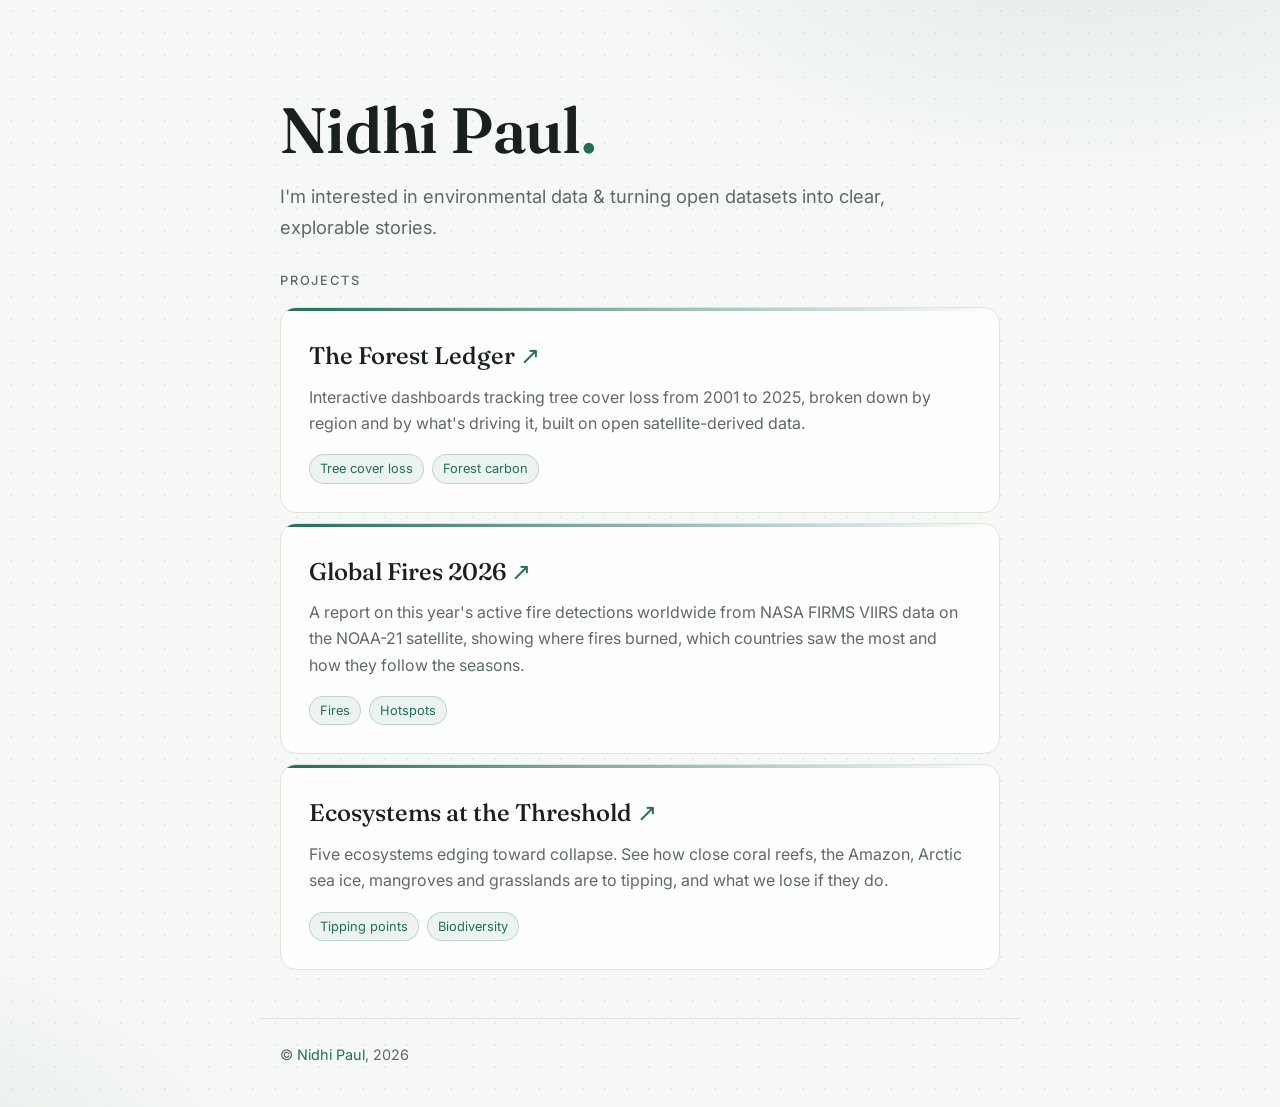
<file: index.html>
<!doctype html>
<html lang="en">
<head>
  <meta charset="utf-8">
  <meta name="viewport" content="width=device-width, initial-scale=1">
  <title>Nidhi Paul</title>
  <link rel="preconnect" href="https://fonts.googleapis.com">
  <link href="https://fonts.googleapis.com/css2?family=Fraunces:opsz,wght@9..144,500;9..144,600&family=Inter:wght@400;500&display=swap" rel="stylesheet">
  <style>
    :root { color-scheme: light; --bg: #f6f8f5; --fg: #18211c; --muted: #5d6b63; --accent: #1f6f5c; --card: rgba(255,255,255,.82); --border: #dde4dc; }
    * { box-sizing: border-box; }
    html { background: var(--bg); }
    body {
      margin: 0; min-height: 100vh; display: flex; flex-direction: column; color: var(--fg);
      font: 16px/1.65 Inter, system-ui, -apple-system, "Segoe UI", sans-serif;
      background:
        radial-gradient(900px 500px at 85% -10%, rgba(31,111,92,.10), transparent 60%),
        radial-gradient(700px 500px at -10% 110%, rgba(64,120,90,.10), transparent 60%),
        radial-gradient(rgba(24,33,28,.06) 1px, transparent 1px) 0 0/22px 22px,
        var(--bg);
    }
    main { flex: 1; width: 100%; max-width: 760px; margin: 0 auto; padding: 96px 20px 48px; }
    .hero h1 { font-family: Fraunces, Georgia, serif; font-weight: 600; font-size: clamp(2.6rem, 8vw, 4rem); line-height: 1.05; margin: 0 0 18px; letter-spacing: -.01em; }
    .hero h1 span { color: var(--accent); }
    .intro { color: var(--muted); font-size: 1.15rem; max-width: 34em; margin: 0 0 28px; }
    h2 { font-size: .8rem; font-weight: 500; text-transform: uppercase; letter-spacing: .14em; color: var(--muted); margin: 20px 0 16px; }
    .project { position: relative; display: block; padding: 28px; border: 1px solid var(--border); border-radius: 16px; background: var(--card); backdrop-filter: blur(6px); color: inherit; text-decoration: none; overflow: hidden; transition: border-color .2s, transform .2s; }
    .project + .project { margin-top: 10px; }
    .project::before { content: ""; position: absolute; inset: 0 0 auto 0; height: 3px; background: linear-gradient(90deg, var(--accent), transparent); }
    .project:hover { border-color: var(--accent); transform: translateY(-2px); }
    .project h3 { font-family: Fraunces, Georgia, serif; font-weight: 500; font-size: 1.5rem; margin: 0 0 8px; color: var(--fg); }
    .project h3 .arrow { color: var(--accent); transition: transform .2s; display: inline-block; }
    .project:hover .arrow { transform: translate(3px,-3px); }
    .project p { margin: 0 0 18px; color: var(--muted); }
    .tags { display: flex; flex-wrap: wrap; gap: 8px; list-style: none; margin: 0; padding: 0; }
    .tags li { font-size: .8rem; padding: 3px 10px; border-radius: 999px; color: var(--accent); background: rgba(31,111,92,.08); border: 1px solid rgba(31,111,92,.22); }
    footer { width: 100%; max-width: 760px; margin: 0 auto; padding: 24px 20px 40px; border-top: 1px solid var(--border); display: flex; justify-content: space-between; flex-wrap: wrap; gap: 8px; color: var(--muted); font-size: .9rem; }
    footer a { color: var(--accent); text-decoration: none; }
    footer a:hover { text-decoration: underline; }
    @media (max-width: 520px) { main { padding-top: 64px; } .project { padding: 22px; } }
  </style>
</head>
<body>
  <main>
    <section class="hero">
      <h1>Nidhi Paul<span>.</span></h1>
      <p class="intro">I'm interested in environmental data &amp; turning open datasets into clear, explorable stories.</p>
    </section>

    <h2>Projects</h2>
    <a class="project" href="forest-ledger/index.html">
      <h3>The Forest Ledger <span class="arrow">&#8599;</span></h3>
      <p>Interactive dashboards tracking tree cover loss from 2001 to 2025, broken down by region and by what's driving it, built on open satellite-derived data.</p>
      <ul class="tags"><li>Tree cover loss</li><li>Forest carbon</li></ul>
    </a>
    <a class="project" href="fires/2026.html">
      <h3>Global Fires 2026 <span class="arrow">&#8599;</span></h3>
      <p>A report on this year's active fire detections worldwide from NASA FIRMS VIIRS data on the NOAA-21 satellite, showing where fires burned, which countries saw the most and how they follow the seasons.</p>
      <ul class="tags"><li>Fires</li><li>Hotspots</li></ul>
    </a>
    <a class="project" href="ecosystems/tipping-points.html">
      <h3>Ecosystems at the Threshold <span class="arrow">&#8599;</span></h3>
      <p>Five ecosystems edging toward collapse. See how close coral reefs, the Amazon, Arctic sea ice, mangroves and grasslands are to tipping, and what we lose if they do.</p>
      <ul class="tags"><li>Tipping points</li><li>Biodiversity</li></ul>
    </a>
  </main>
  <footer>
    <span>&copy; <a href="https://www.linkedin.com/in/nidhi-paul-3a640936" target="_blank" rel="noopener">Nidhi Paul</a>, 2026</span>
  </footer>
</body>
</html>
</file>
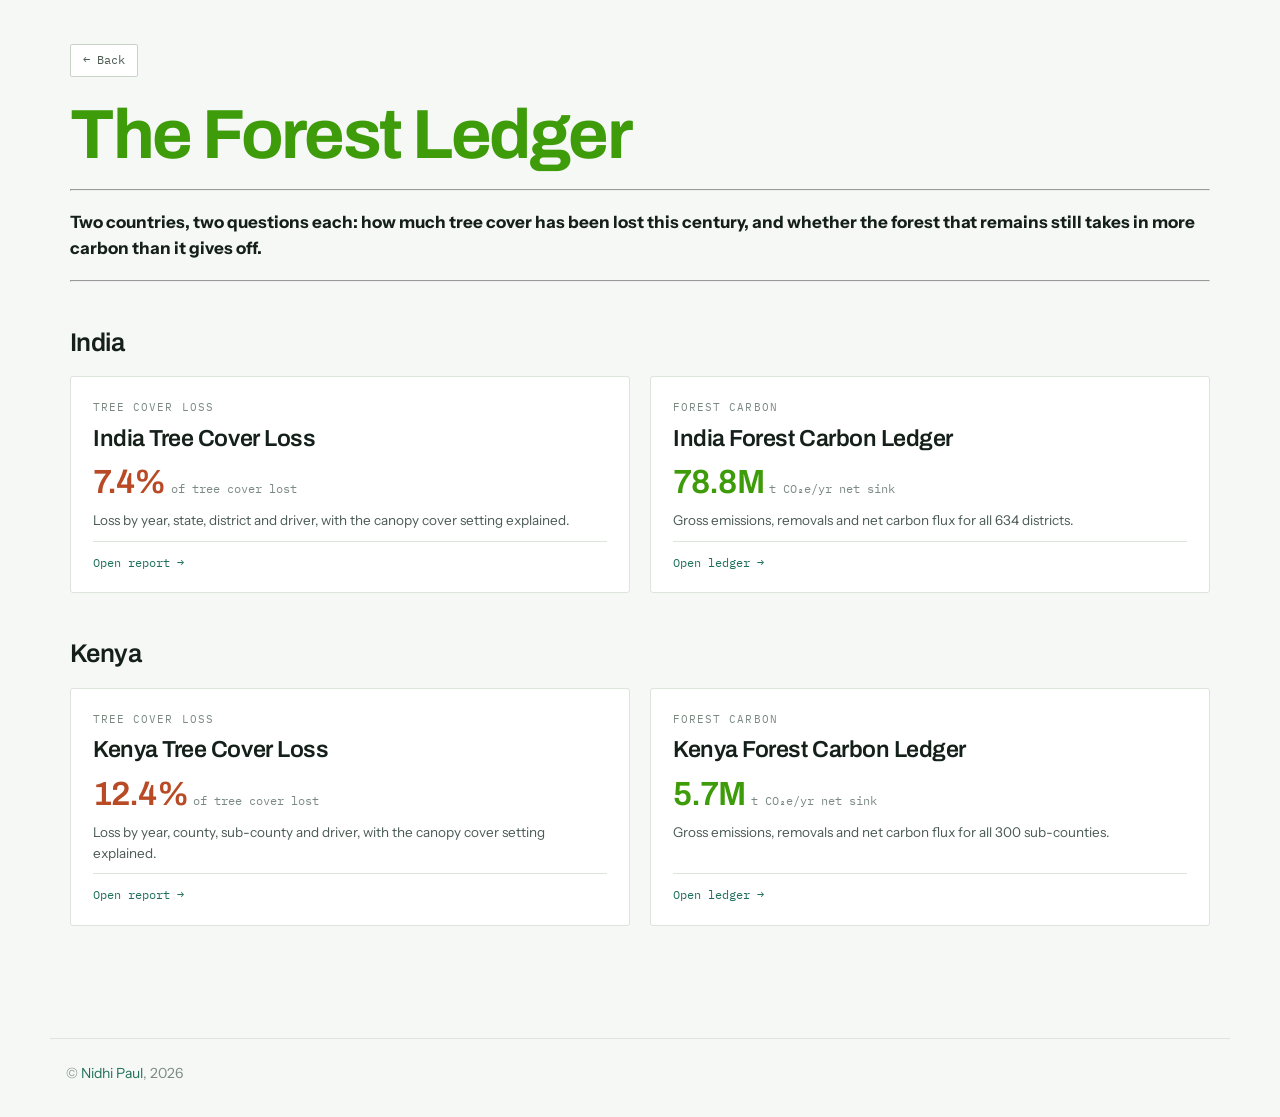
<file: forest-ledger/index.html>
<!DOCTYPE html>
<html lang="en">
<head>
<meta charset="utf-8">
<meta name="viewport" content="width=device-width, initial-scale=1">
<meta name="description" content="Tree cover loss and forest carbon reports for India and Kenya, 2001-2025. Hansen/UMD data via Global Nature Watch, dataset v20260427.">
<title>The Forest Ledger</title>
<link rel="preconnect" href="https://fonts.googleapis.com">
<link rel="preconnect" href="https://fonts.gstatic.com" crossorigin>
<link rel="stylesheet" href="https://fonts.googleapis.com/css2?family=Archivo:wght@500;600;700&family=Instrument+Sans:wght@400;500;600&family=IBM+Plex+Mono:wght@400;500;600&display=swap">
<link rel="stylesheet" href="../css/style.css">
<style>
:root {
  color-scheme: light;

  --ground:      #f6f8f5;
  --surface:     #ffffff;
  --surface-2:   #eef2ed;
  --ink:         #15201b;
  --ink-2:       #4a5a52;
  --ink-3:       #7b8a82;
  --rule:        #dde4dc;
  --rule-2:      #c9d3c8;

  --canopy:      #1f6f5c;
  --canopy-soft: #e3f0eb;
  --ember:       #b84a26;

  --shadow: 0 1px 2px rgba(21,32,27,.05), 0 8px 24px -16px rgba(21,32,27,.18);

  --f-display: "Archivo", "Helvetica Neue", Arial, sans-serif;
  --f-sans: "Instrument Sans", "Helvetica Neue", Arial, sans-serif;
  --f-mono: "IBM Plex Mono", ui-monospace, "SF Mono", Menlo, monospace;
}

@media (prefers-color-scheme: dark) {
  :root:not([data-theme="light"]) {
    color-scheme: dark;
    --ground:      #111512;
    --surface:     #181d19;
    --surface-2:   #1f2620;
    --ink:         #e7ebe6;
    --ink-2:       #a9b6ad;
    --ink-3:       #7d8b82;
    --rule:        #28302b;
    --rule-2:      #38423a;

    --canopy:      #43a086;
    --canopy-soft: #18312a;
    --ember:       #e08256;

    --shadow: 0 1px 2px rgba(0,0,0,.3), 0 8px 24px -16px rgba(0,0,0,.6);
  }
}

:root[data-theme="dark"] {
  color-scheme: dark;
  --ground:      #111512;
  --surface:     #181d19;
  --surface-2:   #1f2620;
  --ink:         #e7ebe6;
  --ink-2:       #a9b6ad;
  --ink-3:       #7d8b82;
  --rule:        #28302b;
  --rule-2:      #38423a;

  --canopy:      #43a086;
  --canopy-soft: #18312a;
  --ember:       #e08256;

  --shadow: 0 1px 2px rgba(0,0,0,.3), 0 8px 24px -16px rgba(0,0,0,.6);
}



.wrap {
  max-width: 1180px;
  margin: 0 auto;
  padding-inline: 20px;
  padding-block: 0 64px;
}

/* ---------- masthead ---------- */




h1 {
  font-family: var(--f-display);
  font-weight: 700;
  font-size: clamp(2.2rem, 6.1vw, 4.35rem);
  line-height: 1.04;
  letter-spacing: -.035em;
  margin: 0 0 18px;
  color: #3E9B0A;
}

.standfirst {
  font-size: 1.0625rem;
  /*color: #87A96B;*/
  margin: 0;
  font-weight: bold;
}
.mast hr { margin: 18px 0; }

/* ---------- country groups ---------- */


h2 {
  font-family: var(--f-display);
  font-weight: 600;
  font-size: 1.6rem;
  line-height: 1.2;
  margin: 0 0 18px;
  letter-spacing: -.02em;
}

.cards {
  display: grid;
  grid-template-columns: repeat(2, minmax(0, 1fr));
  gap: 20px;
}

.card {
  display: flex;
  flex-direction: column;
  gap: 10px;
  padding: 22px 22px 20px;
  background: var(--surface);
  border: 1px solid var(--rule);
  border-radius: 3px;
  color: inherit;
  text-decoration: none;
  transition: border-color .12s, box-shadow .12s;
}
.card:hover { border-color: var(--canopy); box-shadow: var(--shadow); }
.card:focus-visible { outline: 2px solid var(--canopy); outline-offset: 2px; }

.card-k {
  font-family: var(--f-mono);
  font-size: 10.5px;
  letter-spacing: .1em;
  text-transform: uppercase;
  color: var(--ink-3);
}

.card-title {
  font-family: var(--f-display);
  font-size: 1.45rem;
  font-weight: 600;
  line-height: 1.15;
  letter-spacing: -.02em;
  margin: 0;
}

.card-stat {
  font-family: var(--f-display);
  font-weight: 600;
  font-size: 2.1rem;
  line-height: 1;
  letter-spacing: -.025em;
  margin-top: 4px;
}
.card-stat.loss { color: var(--ember); }
.card-stat.sink { color: #3E9B0A; }
.card-stat small {
  font-family: var(--f-mono);
  font-size: .78rem;
  font-weight: 400;
  letter-spacing: 0;
  color: var(--ink-3);
  margin-left: 5px;
}

.card p { margin: 0; font-size: 13.5px; color: var(--ink-2); }

.card-go {
  margin-top: auto;
  padding-top: 12px;
  border-top: 1px solid var(--rule);
  font-family: var(--f-mono);
  font-size: 12px;
  color: var(--canopy);
}

/* ---------- footer ---------- */

.page-foot {
  margin-top: 46px;
  padding-top: 18px;
  border-top: 1px solid var(--rule);
  font-size: 12px;
  color: var(--ink-3);
  line-height: 1.6;
}

@media (max-width: 720px) {
  .cards { grid-template-columns: minmax(0, 1fr); }
}
@media (max-width: 620px) {
  .wrap { padding-inline: 16px; }
}
@media (prefers-reduced-motion: reduce) {
  * { transition: none !important; }
}
</style>
</head>
<body>
<div class="wrap">
  <header class="mast">
    <a class="back" href="../index.html">&larr; Back</a>
    <h1>The Forest Ledger</h1>
    <hr>
    <p class="standfirst">
      Two countries, two questions each: how much tree cover has been lost this century, and
      whether the forest that remains still takes in more carbon than it gives off.
    </p>
    <hr>
  </header>

  <section>
    <h2>India</h2>
    <div class="cards">
      <a class="card" href="india-tree-cover-loss.html">
        <span class="card-k">Tree cover loss</span>
        <h3 class="card-title">India Tree Cover Loss</h3>
        <div class="card-stat loss">7.4%<small>of tree cover lost</small></div>
        <p>Loss by year, state, district and driver, with the canopy cover setting explained.</p>
        <span class="card-go">Open report &rarr;</span>
      </a>
      <a class="card" href="india-carbon-ledger.html">
        <span class="card-k">Forest carbon</span>
        <h3 class="card-title">India Forest Carbon Ledger</h3>
        <div class="card-stat sink">78.8M<small>t CO&#8322;e/yr net sink</small></div>
        <p>Gross emissions, removals and net carbon flux for all 634 districts.</p>
        <span class="card-go">Open ledger &rarr;</span>
      </a>
    </div>
  </section>

  <section>
    <h2>Kenya</h2>
    <div class="cards">
      <a class="card" href="kenya-tree-cover-loss.html">
        <span class="card-k">Tree cover loss</span>
        <h3 class="card-title">Kenya Tree Cover Loss</h3>
        <div class="card-stat loss">12.4%<small>of tree cover lost</small></div>
        <p>Loss by year, county, sub-county and driver, with the canopy cover setting explained.</p>
        <span class="card-go">Open report &rarr;</span>
      </a>
      <a class="card" href="kenya-carbon-ledger.html">
        <span class="card-k">Forest carbon</span>
        <h3 class="card-title">Kenya Forest Carbon Ledger</h3>
        <div class="card-stat sink">5.7M<small>t CO&#8322;e/yr net sink</small></div>
        <p>Gross emissions, removals and net carbon flux for all 300 sub-counties.</p>
        <span class="card-go">Open ledger &rarr;</span>
      </a>
    </div>
  </section>

</div>
<footer class="np-site-footer">
  <p>&copy; <a href="https://www.linkedin.com/in/nidhi-paul-3a640936" target="_blank" rel="noopener">Nidhi Paul</a>, 2026</p>
</footer>
</body>
</html>
</file>
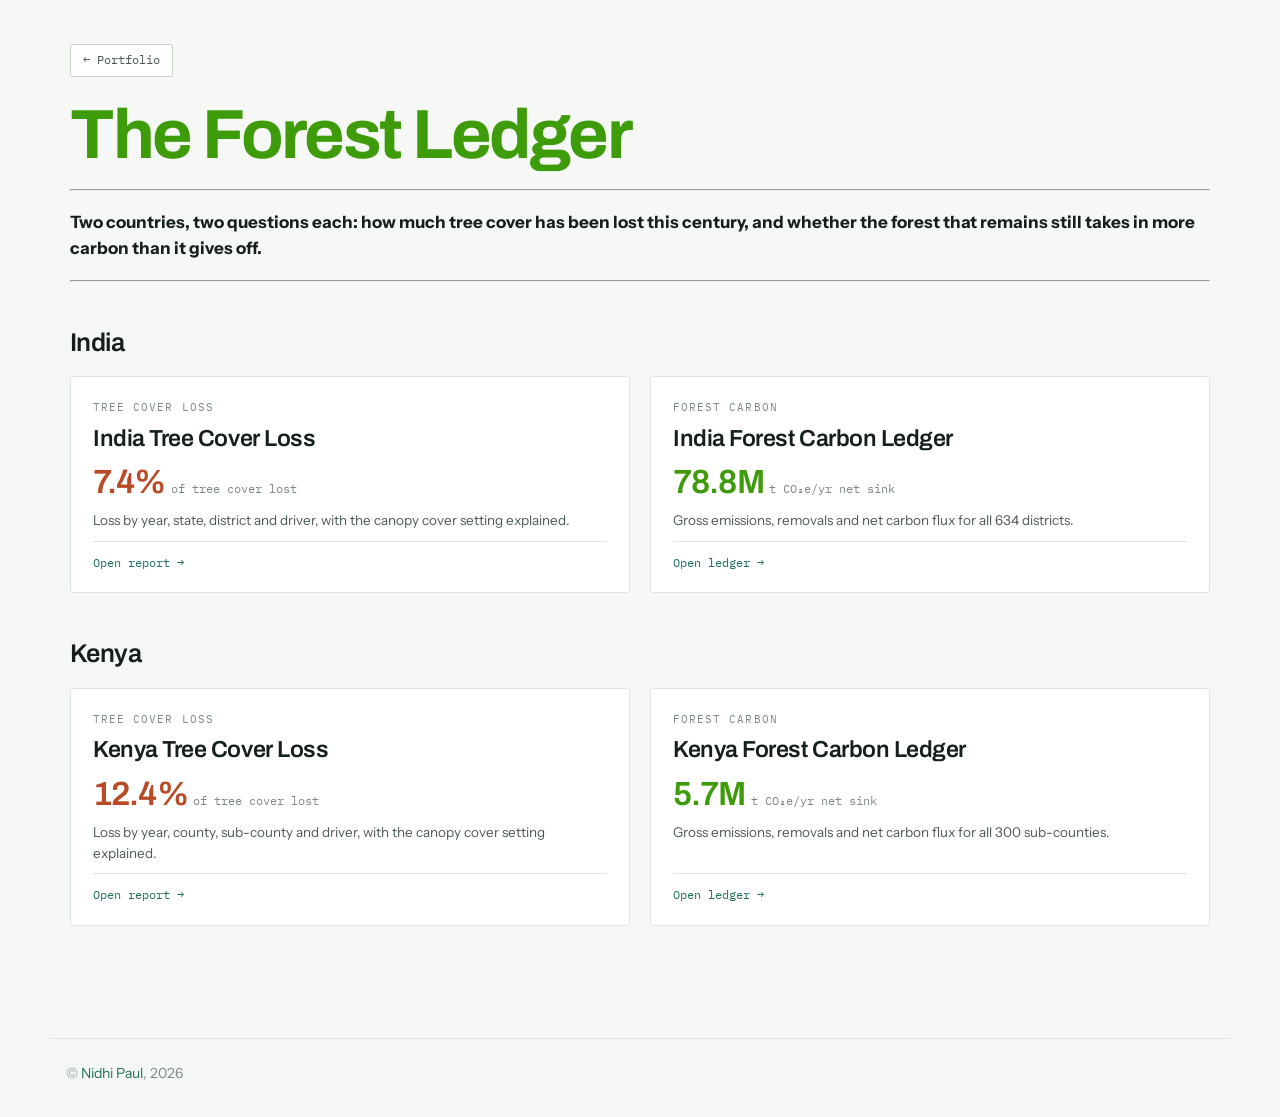
<file: tree-cover-loss/index.html>
<!DOCTYPE html>
<html lang="en">
<head>
<meta charset="utf-8">
<meta name="viewport" content="width=device-width, initial-scale=1">
<meta name="description" content="Tree cover loss and forest carbon reports for India and Kenya, 2001-2025. Hansen/UMD data via Global Nature Watch, dataset v20260427.">
<title>The Forest Ledger</title>
<link rel="preconnect" href="https://fonts.googleapis.com">
<link rel="preconnect" href="https://fonts.gstatic.com" crossorigin>
<link rel="stylesheet" href="https://fonts.googleapis.com/css2?family=Archivo:wght@500;600;700&family=Instrument+Sans:wght@400;500;600&family=IBM+Plex+Mono:wght@400;500;600&display=swap">
<style>
:root {
  color-scheme: light;

  --ground:      #f6f8f5;
  --surface:     #ffffff;
  --surface-2:   #eef2ed;
  --ink:         #15201b;
  --ink-2:       #4a5a52;
  --ink-3:       #7b8a82;
  --rule:        #dde4dc;
  --rule-2:      #c9d3c8;

  --canopy:      #1f6f5c;
  --canopy-soft: #e3f0eb;
  --ember:       #b84a26;

  --shadow: 0 1px 2px rgba(21,32,27,.05), 0 8px 24px -16px rgba(21,32,27,.18);

  --f-display: "Archivo", "Helvetica Neue", Arial, sans-serif;
  --f-sans: "Instrument Sans", "Helvetica Neue", Arial, sans-serif;
  --f-mono: "IBM Plex Mono", ui-monospace, "SF Mono", Menlo, monospace;
}

@media (prefers-color-scheme: dark) {
  :root:not([data-theme="light"]) {
    color-scheme: dark;
    --ground:      #111512;
    --surface:     #181d19;
    --surface-2:   #1f2620;
    --ink:         #e7ebe6;
    --ink-2:       #a9b6ad;
    --ink-3:       #7d8b82;
    --rule:        #28302b;
    --rule-2:      #38423a;

    --canopy:      #43a086;
    --canopy-soft: #18312a;
    --ember:       #e08256;

    --shadow: 0 1px 2px rgba(0,0,0,.3), 0 8px 24px -16px rgba(0,0,0,.6);
  }
}

:root[data-theme="dark"] {
  color-scheme: dark;
  --ground:      #111512;
  --surface:     #181d19;
  --surface-2:   #1f2620;
  --ink:         #e7ebe6;
  --ink-2:       #a9b6ad;
  --ink-3:       #7d8b82;
  --rule:        #28302b;
  --rule-2:      #38423a;

  --canopy:      #43a086;
  --canopy-soft: #18312a;
  --ember:       #e08256;

  --shadow: 0 1px 2px rgba(0,0,0,.3), 0 8px 24px -16px rgba(0,0,0,.6);
}

* { box-sizing: border-box; }

body {
  margin: 0;
  background: var(--ground);
  color: var(--ink);
  font-family: var(--f-sans);
  font-size: 15px;
  line-height: 1.55;
  -webkit-font-smoothing: antialiased;
}

.wrap {
  max-width: 1180px;
  margin: 0 auto;
  padding-inline: 20px;
  padding-block: 0 64px;
}

/* ---------- masthead ---------- */

.mast { padding-block: 44px 0px; }

.back {
  display: inline-flex;
  align-items: center;
  gap: 6px;
  margin-bottom: 22px;
  padding: 6px 12px;
  border: 1px solid var(--rule-2);
  border-radius: 2px;
  background: var(--surface);
  font-family: var(--f-mono);
  font-size: 12px;
  color: var(--ink-2);
  text-decoration: none;
  transition: border-color .12s, color .12s;
}
.back:hover { border-color: var(--canopy); color: var(--canopy); }

.eyebrow {
  font-family: var(--f-mono);
  font-size: 11px;
  font-weight: 500;
  letter-spacing: .14em;
  text-transform: uppercase;
  color: var(--canopy);
  margin: 0 0 14px;
}

h1 {
  font-family: var(--f-display);
  font-weight: 700;
  font-size: clamp(2.2rem, 6.1vw, 4.35rem);
  line-height: 1.04;
  letter-spacing: -.035em;
  margin: 0 0 18px;
  color: #3E9B0A;
}

.standfirst {
  font-size: 1.0625rem;
  /*color: #87A96B;*/
  margin: 0;
  font-weight: bold;
}
.mast hr { margin: 18px 0; }

/* ---------- country groups ---------- */

section { margin-top: 46px; }

h2 {
  font-family: var(--f-display);
  font-weight: 600;
  font-size: 1.6rem;
  line-height: 1.2;
  margin: 0 0 18px;
  letter-spacing: -.02em;
}

.cards {
  display: grid;
  grid-template-columns: repeat(2, minmax(0, 1fr));
  gap: 20px;
}

.card {
  display: flex;
  flex-direction: column;
  gap: 10px;
  padding: 22px 22px 20px;
  background: var(--surface);
  border: 1px solid var(--rule);
  border-radius: 3px;
  color: inherit;
  text-decoration: none;
  transition: border-color .12s, box-shadow .12s;
}
.card:hover { border-color: var(--canopy); box-shadow: var(--shadow); }
.card:focus-visible { outline: 2px solid var(--canopy); outline-offset: 2px; }

.card-k {
  font-family: var(--f-mono);
  font-size: 10.5px;
  letter-spacing: .1em;
  text-transform: uppercase;
  color: var(--ink-3);
}

.card-title {
  font-family: var(--f-display);
  font-size: 1.45rem;
  font-weight: 600;
  line-height: 1.15;
  letter-spacing: -.02em;
  margin: 0;
}

.card-stat {
  font-family: var(--f-display);
  font-weight: 600;
  font-size: 2.1rem;
  line-height: 1;
  letter-spacing: -.025em;
  margin-top: 4px;
}
.card-stat.loss { color: var(--ember); }
.card-stat.sink { color: #3E9B0A; }
.card-stat small {
  font-family: var(--f-mono);
  font-size: .78rem;
  font-weight: 400;
  letter-spacing: 0;
  color: var(--ink-3);
  margin-left: 5px;
}

.card p { margin: 0; font-size: 13.5px; color: var(--ink-2); }

.card-go {
  margin-top: auto;
  padding-top: 12px;
  border-top: 1px solid var(--rule);
  font-family: var(--f-mono);
  font-size: 12px;
  color: var(--canopy);
}

/* ---------- footer ---------- */

.page-foot {
  margin-top: 46px;
  padding-top: 18px;
  border-top: 1px solid var(--rule);
  font-size: 12px;
  color: var(--ink-3);
  line-height: 1.6;
}
.page-foot p { margin: 0; }
.page-foot a { color: var(--canopy); text-decoration: none; border-bottom: 1px solid var(--rule-2); }
.page-foot a:hover { border-bottom-color: var(--canopy); }

@media (max-width: 720px) {
  .cards { grid-template-columns: minmax(0, 1fr); }
}
@media (max-width: 620px) {
  .wrap { padding-inline: 16px; }
}
@media (prefers-reduced-motion: reduce) {
  * { transition: none !important; }
}
</style>
</head>
<body>
<div class="wrap">
  <header class="mast">
    <a class="back" href="https://nidhipaul.netlify.app/">&larr; Portfolio</a>
    <h1>The Forest Ledger</h1>
    <hr>
    <p class="standfirst">
      Two countries, two questions each: how much tree cover has been lost this century, and
      whether the forest that remains still takes in more carbon than it gives off.
    </p>
    <hr>
  </header>

  <section>
    <h2>India</h2>
    <div class="cards">
      <a class="card" href="india-tree-cover-loss.html">
        <span class="card-k">Tree cover loss</span>
        <h3 class="card-title">India Tree Cover Loss</h3>
        <div class="card-stat loss">7.4%<small>of tree cover lost</small></div>
        <p>Loss by year, state, district and driver, with the canopy cover setting explained.</p>
        <span class="card-go">Open report &rarr;</span>
      </a>
      <a class="card" href="india-carbon-ledger.html">
        <span class="card-k">Forest carbon</span>
        <h3 class="card-title">India Forest Carbon Ledger</h3>
        <div class="card-stat sink">78.8M<small>t CO&#8322;e/yr net sink</small></div>
        <p>Gross emissions, removals and net carbon flux for all 634 districts.</p>
        <span class="card-go">Open ledger &rarr;</span>
      </a>
    </div>
  </section>

  <section>
    <h2>Kenya</h2>
    <div class="cards">
      <a class="card" href="kenya-tree-cover-loss.html">
        <span class="card-k">Tree cover loss</span>
        <h3 class="card-title">Kenya Tree Cover Loss</h3>
        <div class="card-stat loss">12.4%<small>of tree cover lost</small></div>
        <p>Loss by year, county, sub-county and driver, with the canopy cover setting explained.</p>
        <span class="card-go">Open report &rarr;</span>
      </a>
      <a class="card" href="kenya-carbon-ledger.html">
        <span class="card-k">Forest carbon</span>
        <h3 class="card-title">Kenya Forest Carbon Ledger</h3>
        <div class="card-stat sink">5.7M<small>t CO&#8322;e/yr net sink</small></div>
        <p>Gross emissions, removals and net carbon flux for all 300 sub-counties.</p>
        <span class="card-go">Open ledger &rarr;</span>
      </a>
    </div>
  </section>

</div>
<style>
.np-site-footer {
  max-width: 1180px;
  margin: 3rem auto 0;
  padding: 1.5rem 1rem 2rem;
  border-top: 1px solid var(--rule, #dde4dc);
  color: var(--ink-3, #7b8a82);
  font-size: 0.875rem;
  display: flex;
  flex-wrap: wrap;
  justify-content: space-between;
  align-items: center;
  gap: 0.5rem 1.5rem;
}
.np-site-footer p { margin: 0; }
.np-site-footer a { color: var(--canopy, #1f6f5c); text-decoration: none; }
.np-site-footer a:hover { text-decoration: underline; }
</style>
<footer class="np-site-footer">
  <p>&copy; <a href="https://www.linkedin.com/in/nidhi-paul-3a640936" target="_blank" rel="noopener">Nidhi Paul</a>, 2026</p>
</footer>
</body>
</html>
</file>
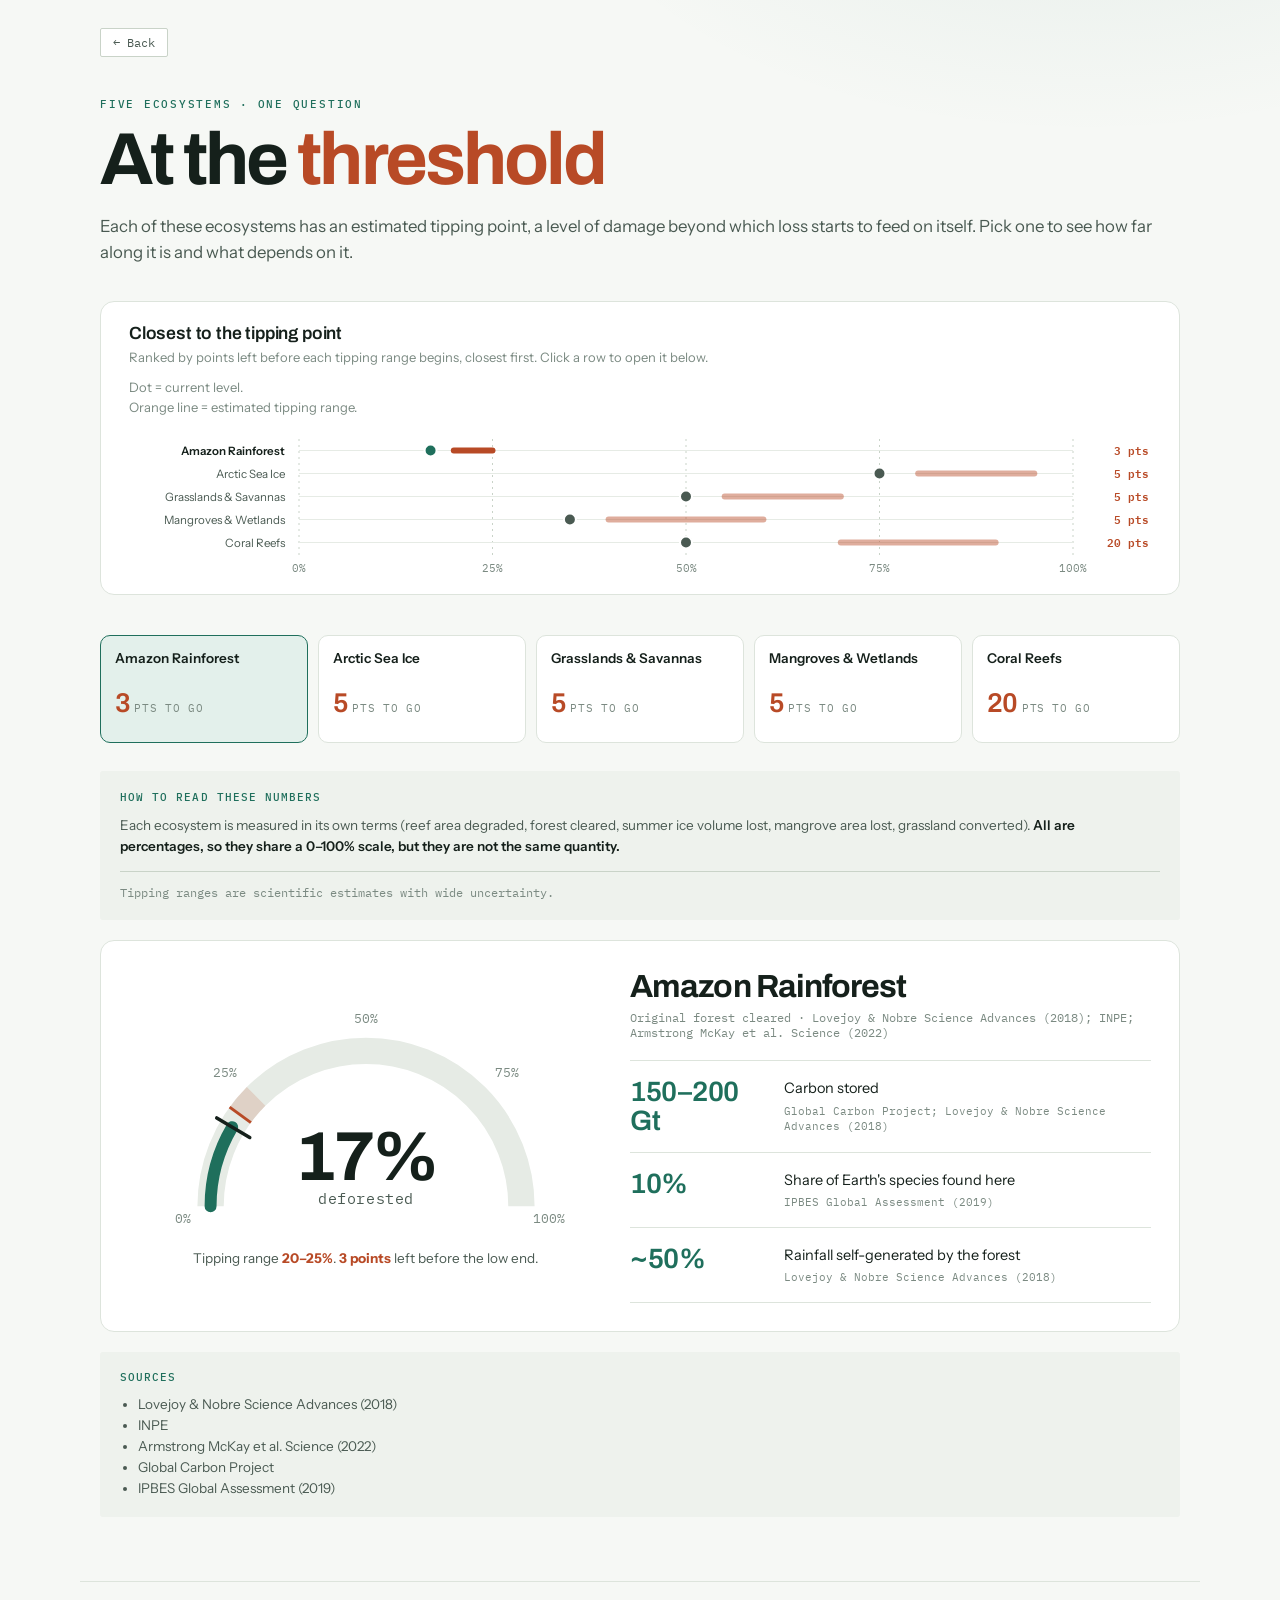
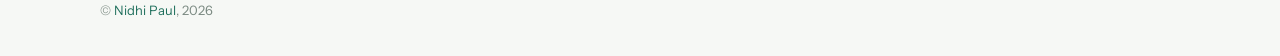
<file: ecosystems/tipping-points.html>
<!DOCTYPE html>
<html lang="en">
<head>
<meta charset="utf-8">
<meta name="viewport" content="width=device-width, initial-scale=1">
<meta name="description" content="How close five of Earth's major ecosystems are to their estimated tipping points, shown as dials.">
<title>At the Threshold</title>
<link rel="preconnect" href="https://fonts.googleapis.com">
<link rel="preconnect" href="https://fonts.gstatic.com" crossorigin>
<link rel="stylesheet" href="https://fonts.googleapis.com/css2?family=Archivo:wght@500;600;700&family=Instrument+Sans:wght@400;500;600&family=IBM+Plex+Mono:wght@400;500;600&display=swap">
<style>
:root {
  color-scheme: light;
  --ground:      #f6f8f5;
  --surface:     #ffffff;
  --surface-2:   #eef2ed;
  --ink:         #15201b;
  --ink-2:       #4a5a52;
  --ink-3:       #7b8a82;
  --rule:        #dde4dc;
  --rule-2:      #c9d3c8;
  --canopy:      #1f6f5c;
  --canopy-soft: #e3f0eb;
  --ember:       #b84a26;
  --ember-soft:  rgba(184,74,38,.16);
  --track:       #e6ebe5;
  --glow:        radial-gradient(900px 500px at 85% -10%, rgba(31,111,92,.08), transparent 60%);
  --f-display: "Archivo", "Helvetica Neue", Arial, sans-serif;
  --f-sans: "Instrument Sans", "Helvetica Neue", Arial, sans-serif;
  --f-mono: "IBM Plex Mono", ui-monospace, "SF Mono", Menlo, monospace;
}

* { box-sizing: border-box; }
html { background: var(--ground); }
body {
  margin: 0;
  min-height: 100vh;
  background: var(--glow), var(--ground);
  color: var(--ink);
  font: 15px/1.55 var(--f-sans);
  -webkit-font-smoothing: antialiased;
}
.wrap { max-width: 1120px; margin: 0 auto; padding: 28px 20px 64px; }

/* ---------- top bar ---------- */
.topbar { display: flex; justify-content: space-between; align-items: center; gap: 12px; margin-bottom: 40px; }
.back {
  display: inline-flex; align-items: center; gap: 6px;
  padding: 6px 12px;
  border: 1px solid var(--rule-2);
  border-radius: 2px;
  background: var(--surface);
  font: 12px var(--f-mono); color: var(--ink-2);
  text-decoration: none; cursor: pointer;
  transition: border-color .12s, color .12s;
}
.back:hover { border-color: var(--canopy); color: var(--canopy); }
.back:focus-visible { outline: 2px solid var(--canopy); outline-offset: 2px; }

.eyebrow { font: 500 11px var(--f-mono); letter-spacing: .16em; text-transform: uppercase; color: var(--canopy); margin: 0 0 12px; }
h1 {
  font-family: var(--f-display); font-weight: 700;
  font-size: clamp(2.3rem, 6.5vw, 4.6rem);
  line-height: 1; letter-spacing: -.04em; margin: 0 0 16px;
}
h1 em { font-style: normal; color: var(--ember); }
.lede { margin: 0; font-size: 1.05rem; color: var(--ink-2); }

/* ---------- selector tiles ---------- */
.tiles {
  display: grid; grid-template-columns: repeat(5, minmax(0, 1fr)); gap: 10px;
  margin: 40px 0 28px;
}
.tile {
  display: flex; flex-direction: column; gap: 8px;
  padding: 14px 14px 12px;
  background: var(--surface);
  border: 1px solid var(--rule); border-radius: 10px;
  font: inherit; color: inherit; text-align: left; cursor: pointer;
  transition: border-color .15s, background .15s, transform .15s;
}
.tile:hover { border-color: var(--rule-2); transform: translateY(-1px); }
.tile[aria-selected="true"] { border-color: var(--canopy); background: var(--canopy-soft); }
.tile:focus-visible { outline: 2px solid var(--canopy); outline-offset: 2px; }
.t-name { font-weight: 600; font-size: 13.5px; line-height: 1.2; min-height: 2.4em; }
.t-gap { font: 600 1.7rem/1 var(--f-display); letter-spacing: -.02em; color: var(--ember); font-variant-numeric: tabular-nums; }
.t-gap small { font: 400 10.5px var(--f-mono); letter-spacing: .06em; color: var(--ink-3); margin-left: 4px; text-transform: uppercase; }
.t-bar { position: relative; height: 4px; background: var(--track); border-radius: 2px; }
.t-bar i { position: absolute; top: 0; bottom: 0; border-radius: 2px; }
.t-bar .now { left: 0; background: var(--ink-2); }
.t-bar .band { background: var(--ember); opacity: .55; }

/* ---------- main stage ---------- */
.stage {
  display: grid; grid-template-columns: minmax(0, 1fr) minmax(0, 1.1fr); gap: 28px;
  padding: 28px; background: var(--surface); border: 1px solid var(--rule); border-radius: 14px;
}
.dial-wrap { display: flex; flex-direction: column; align-items: center; justify-content: center; }
.dial { width: 100%; max-width: 440px; display: block; }
.dial .trk { stroke: var(--track); }
.dial .band { stroke: var(--ember-soft); }
.dial .band-edge { stroke: var(--ember); }
.dial .now { stroke: var(--canopy); transition: d .6s ease; }
.dial .needle { fill: var(--ink); }
.dial text { font-family: var(--f-mono); fill: var(--ink-3); font-size: 11px; }
.dial .big { font-family: var(--f-display); font-weight: 700; font-size: 58px; fill: var(--ink); letter-spacing: -2px; }
.dial .unit { font-size: 12.5px; fill: var(--ink-2); letter-spacing: .04em; }
.dial-cap { margin: 6px 0 0; text-align: center; font-size: 13.5px; color: var(--ink-2); max-width: 30em; }
.dial-cap strong { color: var(--ember); }

.info h2 { font: 700 2rem/1.1 var(--f-display); letter-spacing: -.03em; margin: 0 0 6px; }
.info .metric { font: 12px var(--f-mono); color: var(--ink-3); margin: 0 0 20px; }
.stats { list-style: none; margin: 0; padding: 0; display: flex; flex-direction: column; }
.stats li { display: grid; grid-template-columns: 8.5rem minmax(0, 1fr); gap: 4px 18px; padding: 16px 0; border-top: 1px solid var(--rule); }
.stats li:last-child { border-bottom: 1px solid var(--rule); }
.s-v { font: 600 1.75rem/1.05 var(--f-display); letter-spacing: -.02em; color: var(--canopy); grid-row: span 2; }
.s-l { font-size: 14.5px; color: var(--ink); }
.s-src { font: 10.5px/1.5 var(--f-mono); color: var(--ink-3); }

.sources-card { margin-top: 20px; padding: 18px 20px; background: var(--surface-2); border-radius: 3px; }
.sources-card h2 { margin: 0; font: 500 10.5px var(--f-mono); letter-spacing: .1em; text-transform: uppercase; color: var(--canopy); }
.sources-card ul { margin: 10px 0 0; padding-left: 18px; font-size: 13.5px; color: var(--ink-2); }

/* ---------- comparison ---------- */
.compare { margin-top: 36px; padding: 22px 28px 18px; border: 1px solid var(--rule); border-radius: 14px; background: var(--surface); }
.compare h3 { margin: 0 0 4px; font: 600 1.1rem var(--f-display); letter-spacing: -.01em; }
.compare p { margin: 0 0 14px; font-size: 13px; color: var(--ink-3); }
.strip { position: relative; height: 140px; }
.strip svg { width: 100%; height: 100%; display: block; overflow: visible; }
.strip .axis { stroke: var(--rule-2); }
.strip .tick { font: 10.5px var(--f-mono); fill: var(--ink-3); }
.strip .lane { stroke: var(--track); }
.strip .rng { stroke: var(--ember); stroke-opacity: .45; stroke-linecap: round; }
.strip .dot { fill: var(--ink-2); stroke: var(--surface); stroke-width: 2; }
.strip .lbl { font: 11.5px var(--f-sans); fill: var(--ink-2); }
.strip .gp { font: 600 11px var(--f-mono); fill: var(--ember); }
.strip g.on .dot { fill: var(--canopy); }
.strip g.on .lbl { fill: var(--ink); font-weight: 600; }
.strip g.on .rng { stroke-opacity: 1; }
.strip g { cursor: pointer; }

/* ---------- explainer (same look as the Forest Ledger .explainer) ---------- */
.explainer {
  margin-bottom: 20px;
  padding: 18px 20px;
  background: var(--surface-2);
  border-radius: 3px;
  display: grid;
  grid-template-columns: minmax(0, 1fr);
  gap: 10px;
  align-items: start;
}
.explainer h2 {
  font-family: var(--f-mono);
  font-size: 10.5px;
  font-weight: 500;
  letter-spacing: .1em;
  text-transform: uppercase;
  color: var(--canopy);
  margin: 0;
}
.explainer p { margin: 0; font-size: 13.5px; color: var(--ink-2); }
.explainer p strong { color: var(--ink); font-weight: 600; }
.explainer-note {
  margin-top: 4px !important;
  padding-top: 12px;
  border-top: 1px solid var(--rule-2);
  font-family: var(--f-mono);
  font-size: 11.5px !important;
  color: var(--ink-3) !important;
}
.site-foot { max-width: 1120px; margin: 0 auto; padding: 18px 20px 36px; border-top: 1px solid var(--rule); font-size: 13px; color: var(--ink-3); }
.site-foot a { color: var(--canopy); text-decoration: none; }
.site-foot a:hover { text-decoration: underline; }

@media (max-width: 900px) {
  .tiles { grid-template-columns: repeat(3, minmax(0, 1fr)); }
  .stage { grid-template-columns: minmax(0, 1fr); padding: 22px 18px; }
}
@media (max-width: 560px) {
  .wrap { padding-inline: 16px; }
  .tiles { grid-template-columns: repeat(2, minmax(0, 1fr)); }
  .stats li { grid-template-columns: minmax(0, 1fr); }
  .s-v { grid-row: auto; }
  .compare { padding: 18px 14px 12px; }
  .strip { height: 170px; }
}
@media (prefers-reduced-motion: reduce) { * { transition: none !important; } }
</style>
</head>
<body>
<div class="wrap">
  <div class="topbar">
    <a class="back" href="../index.html">&larr; Back</a>
  </div>

  <header>
    <p class="eyebrow">Five ecosystems &middot; one question</p>
    <h1>At the <em>threshold</em></h1>
    <p class="lede">Each of these ecosystems has an estimated tipping point, a level of damage beyond which loss starts to feed on itself. Pick one to see how far along it is and what depends on it.</p>
  </header>
  <section class="compare">
    <h3>Closest to the tipping point</h3>
    <p style="margin-bottom: 10px">Ranked by points left before each tipping range begins, closest first. Click a row to open it below.</p>
    <p>Dot = current level.<br>
      Orange line = estimated tipping range.</p>
    <div class="strip"><svg id="strip" role="img" aria-label="Current level and tipping range for all five ecosystems"></svg></div>
  </section>

  <div class="tiles" id="tiles" role="tablist" aria-label="Ecosystems"></div>

  <aside class="explainer">
    <h2>How to read these numbers</h2>
    <p>Each ecosystem is measured in its own terms (reef area degraded, forest cleared, summer ice volume lost, mangrove area lost, grassland converted). <strong>All are percentages, so they share a 0&ndash;100% scale, but they are not the same quantity.</strong></p>
    <p class="explainer-note">Tipping ranges are scientific estimates with wide uncertainty.</p>
  </aside>
  <section class="stage" id="stage" role="tabpanel" aria-live="polite">
    <div class="dial-wrap">
      <svg class="dial" id="dial" viewBox="-24 0 368 200" role="img"></svg>
      <p class="dial-cap" id="dial-cap"></p>
    </div>
    <div class="info" id="info"></div>
  </section>

  <section class="sources-card" id="sources-card" aria-live="polite"></section>


</div>
<footer class="site-foot">
  &copy; <a href="https://www.linkedin.com/in/nidhi-paul-3a640936" target="_blank" rel="noopener">Nidhi Paul</a>, 2026  
</footer>

<!-- Inlined copy of ecosystems.csv so the page works offline / from file:// -->
<script type="text/csv" id="ecosystems-csv">
ecosystem_id,ecosystem_name,metric_type,metric_label,value,value_numeric,unit,tipping_range_low,tipping_range_high,sources
coral-reefs,Coral Reefs,threshold,Reef area under severe threat,50,50,% degraded,70,90,"IPBES Global Assessment (2019); GCRMN Status of Coral Reefs of the World (2020); IPCC AR6 (2021)"
coral-reefs,Coral Reefs,stat,Marine species supported,25%,25,%,,,"IPBES Global Assessment (2019); GCRMN Status of Coral Reefs of the World (2020)"
coral-reefs,Coral Reefs,stat,People dependent on reefs,500M,500000000,people,,,"IPBES Global Assessment (2019)"
coral-reefs,Coral Reefs,stat,Reef area under bleaching-level heat stress (2024),77%,77,%,,,"GCRMN Status of Coral Reefs of the World (2020); Hughes et al. Science (2018)"
amazon-rainforest,Amazon Rainforest,threshold,Original forest cleared,17,17,% deforested,20,25,"Lovejoy & Nobre Science Advances (2018); INPE; Armstrong McKay et al. Science (2022)"
amazon-rainforest,Amazon Rainforest,stat,Carbon stored,150–200 Gt,,GtC,,,"Global Carbon Project; Lovejoy & Nobre Science Advances (2018)"
amazon-rainforest,Amazon Rainforest,stat,Share of Earth's species found here,10%,10,%,,,"IPBES Global Assessment (2019)"
amazon-rainforest,Amazon Rainforest,stat,Rainfall self-generated by the forest,~50%,50,%,,,"Lovejoy & Nobre Science Advances (2018)"
arctic-sea-ice,Arctic Sea Ice,threshold,Summer ice volume lost since 1979,75,75,% volume lost,80,95,"NSIDC; IPCC AR6 WG1 (2021); Notz & Stroeve Science (2016)"
arctic-sea-ice,Arctic Sea Ice,stat,Arctic warming rate vs global average,4×,4,× faster,,,"IPCC AR6 WG1 (2021)"
arctic-sea-ice,Arctic Sea Ice,stat,September extent decline per decade,13%,13,% per decade,,,"NSIDC; IPCC AR6 WG1 (2021)"
arctic-sea-ice,Arctic Sea Ice,stat,Ice-free Arctic summers projected,~2030s,,decade,,,"IPCC AR6 WG1 (2021); Armstrong McKay et al. Science (2022)"
mangroves,Mangroves & Wetlands,threshold,Global mangrove area lost,35,35,% destroyed,40,60,"Global Mangrove Watch; IUCN Red List of Ecosystems; Friess et al. (2019)"
mangroves,Mangroves & Wetlands,stat,Carbon storage vs tropical rainforest (per hectare),4×,4,× more,,,"Global Mangrove Watch; Friess et al. (2019)"
mangroves,Mangroves & Wetlands,stat,Coastal people protected from storms,100M+,100000000,people,,,"IUCN Red List of Ecosystems"
mangroves,Mangroves & Wetlands,stat,Tropical fish species using mangroves as nurseries,75%,75,%,,,"Friess et al. Annual Review of Environment and Resources (2019)"
grasslands,Grasslands & Savannas,threshold,Original grassland converted,50,50,% converted,55,70,"IPBES Global Assessment (2019); WWF Living Planet Report; WWF Plowprint Report"
grasslands,Grasslands & Savannas,stat,Share of Earth's land surface once covered,40%,40,%,,,"IPBES Global Assessment (2019)"
grasslands,Grasslands & Savannas,stat,Great Plains converted per year (North America),1.6M acres,647497,hectares/year,,,"WWF Plowprint Report"
grasslands,Grasslands & Savannas,stat,Time to rebuild grassland soil once plowed,Centuries,,years,,,"IPBES Land Degradation Assessment (2018)"
</script>

<script>
(function () {
  // Tolerant CSV parser: quoted fields with "" escapes, and whitespace
  // outside quotes is ignored (e.g. `,  "a; b"` parses as `a; b`).
  function parseCSV(text) {
    var rows = [], row = [], field = '', i = 0, inQuotes = false, quoted = false;
    function endField() { row.push(quoted ? field : field.trim()); field = ''; quoted = false; }
    while (i < text.length) {
      var c = text[i];
      if (inQuotes) {
        if (c === '"' && text[i + 1] === '"') { field += '"'; i += 2; continue; }
        if (c === '"') { inQuotes = false; i++; continue; }
        field += c; i++; continue;
      }
      if (c === '"' && field.trim() === '') { field = ''; inQuotes = true; quoted = true; i++; continue; }
      if (c === ',') { endField(); i++; continue; }
      if (c === '\r') { i++; continue; }
      if (c === '\n') { endField(); rows.push(row); row = []; i++; continue; }
      if (quoted && (c === ' ' || c === '\t')) { i++; continue; }
      field += c; i++;
    }
    if (field !== '' || row.length) { endField(); rows.push(row); }
    rows = rows.filter(function (r) { return r.some(function (f) { return f !== ''; }); });
    var head = rows.shift();
    return rows.map(function (r) {
      var o = {};
      head.forEach(function (h, j) { o[h.trim()] = r[j] == null ? '' : r[j]; });
      return o;
    });
  }

  function num(s) { var n = parseFloat(s); return isNaN(n) ? null : n; }
  function esc(s) { return String(s).replace(/[&<>"]/g, function (c) { return { '&': '&amp;', '<': '&lt;', '>': '&gt;', '"': '&quot;' }[c]; }); }
  function splitSources(s) { return s.split(';').map(function (x) { return x.trim(); }).filter(Boolean); }

  var byId = {}, order = [];
  parseCSV(document.getElementById('ecosystems-csv').textContent.trim()).forEach(function (r) {
    var id = r.ecosystem_id;
    if (!byId[id]) { byId[id] = { id: id, name: r.ecosystem_name, threshold: null, stats: [] }; order.push(id); }
    if (r.metric_type === 'threshold') {
      byId[id].threshold = {
        label: r.metric_label,
        value: num(r.value_numeric !== '' ? r.value_numeric : r.value),
        unit: r.unit.replace(/^%\s*/, ''),
        low: num(r.tipping_range_low),
        high: num(r.tipping_range_high),
        sources: splitSources(r.sources)
      };
    } else {
      byId[id].stats.push({ label: r.metric_label, value: r.value, sources: splitSources(r.sources) });
    }
  });
  // Closest to tipping first.
  var eco = order.map(function (id) { return byId[id]; }).filter(function (e) { return e.threshold; });
  eco.forEach(function (e) { e.gap = Math.max(0, e.threshold.low - e.threshold.value); });
  eco.sort(function (a, b) { return a.gap - b.gap || b.threshold.value - a.threshold.value; });

  var selected = eco[0].id;
  var tilesEl = document.getElementById('tiles');
  var dialEl = document.getElementById('dial');
  var capEl = document.getElementById('dial-cap');
  var infoEl = document.getElementById('info');
  var sourcesEl = document.getElementById('sources-card');
  var stripEl = document.getElementById('strip');

  // ---- tiles ----
  tilesEl.innerHTML = eco.map(function (e) {
    var t = e.threshold;
    return '<button class="tile" type="button" role="tab" id="tab-' + e.id + '" data-id="' + e.id + '" aria-controls="stage">' +
      '<span class="t-name">' + esc(e.name) + '</span>' +
      '<span class="t-gap">' + e.gap + '<small>pts to go</small></span>' +
      '<span class="t-bar" aria-hidden="true"><i class="band" style="left:' + t.low + '%;width:' + (t.high - t.low) + '%"></i>' +
      '<i class="now" style="width:' + t.value + '%"></i></span>' +
    '</button>';
  }).join('');

  // ---- dial ----
  var CX = 160, CY = 170, R = 130, W = 22;
  function pt(p, r) {
    var a = Math.PI * (1 - p / 100);
    return [CX + r * Math.cos(a), CY - r * Math.sin(a)];
  }
  function arc(p1, p2, r) {
    var a = pt(p1, r), b = pt(p2, r);
    return 'M' + a[0].toFixed(2) + ' ' + a[1].toFixed(2) + ' A' + r + ' ' + r + ' 0 0 1 ' + b[0].toFixed(2) + ' ' + b[1].toFixed(2);
  }
  function renderDial(e) {
    var t = e.threshold;
    var ticks = [0, 25, 50, 75, 100].map(function (p) {
      var q = pt(p, R + W / 2 + 12);
      var anchor = p === 50 ? 'middle' : p < 50 ? 'end' : 'start';
      if (p === 0 || p === 100) anchor = 'middle';
      var y = p === 0 || p === 100 ? q[1] + 14 : q[1];
      return '<text x="' + q[0].toFixed(1) + '" y="' + y.toFixed(1) + '" text-anchor="' + anchor + '">' + p + '%</text>';
    }).join('');
    var n1 = pt(t.value, R - W / 2 - 6), n2 = pt(t.value, R + W / 2 + 4);
    var b1 = pt(t.low, R - W / 2), b2 = pt(t.low, R + W / 2);
    dialEl.setAttribute('aria-label', e.name + ': ' + t.value + '% ' + t.unit + '. Estimated tipping range ' + t.low + ' to ' + t.high + '%.');
    dialEl.innerHTML =
      '<path class="trk" d="' + arc(0, 100, R) + '" fill="none" stroke-width="' + W + '"/>' +
      '<path class="band" d="' + arc(t.low, t.high, R) + '" fill="none" stroke-width="' + W + '"/>' +
      '<path class="now" d="' + arc(0, Math.max(t.value, 0.5), R) + '" fill="none" stroke-width="' + (W - 12) + '" stroke-linecap="round"/>' +
      '<line class="band-edge" x1="' + b1[0] + '" y1="' + b1[1] + '" x2="' + b2[0] + '" y2="' + b2[1] + '" stroke-width="2.5"/>' +
      '<line x1="' + n1[0] + '" y1="' + n1[1] + '" x2="' + n2[0] + '" y2="' + n2[1] + '" stroke="var(--ink)" stroke-width="3" stroke-linecap="round"/>' +
      ticks +
      '<text class="big" x="' + CX + '" y="' + (CY - 22) + '" text-anchor="middle">' + t.value + '%</text>' +
      '<text class="unit" x="' + CX + '" y="' + (CY - 2) + '" text-anchor="middle">' + esc(t.unit) + '</text>';
    capEl.innerHTML = 'Tipping range <strong>' + t.low + '&ndash;' + t.high + '%</strong>. ' +
      (e.gap > 0 ? '<strong>' + e.gap + ' points</strong> left before the low end.' : 'Already inside the range.');
  }

  // ---- info ----
  function renderInfo(e) {
    var t = e.threshold;
    var all = [];
    [t.sources].concat(e.stats.map(function (s) { return s.sources; })).forEach(function (list) {
      list.forEach(function (s) { if (all.indexOf(s) < 0) all.push(s); });
    });
    infoEl.innerHTML =
      '<h2>' + esc(e.name) + '</h2>' +
      '<p class="metric">' + esc(t.label) + ' &middot; ' + t.sources.map(esc).join('; ') + '</p>' +
      '<ul class="stats">' + e.stats.map(function (s) {
        return '<li><span class="s-v">' + esc(s.value) + '</span><span class="s-l">' + esc(s.label) + '</span>' +
          '<span class="s-src">' + s.sources.map(esc).join('; ') + '</span></li>';
      }).join('') + '</ul>';
    sourcesEl.innerHTML = '<h2>Sources</h2><ul>' +
      all.map(function (s) { return '<li>' + esc(s) + '</li>'; }).join('') + '</ul>';
  }

  // ---- comparison strip ----
  function renderStrip() {
    var w = stripEl.clientWidth || 800;
    var narrow = w < 520;
    var left = narrow ? 8 : 170, right = narrow ? 14 : 78, top = 8, laneH = narrow ? 30 : 23;
    var plotW = w - left - right;
    var x = function (p) { return left + plotW * p / 100; };
    var h = top + laneH * eco.length + 22;
    stripEl.parentNode.style.height = h + 'px';
    stripEl.setAttribute('viewBox', '0 0 ' + w + ' ' + h);
    var out = '';
    [0, 25, 50, 75, 100].forEach(function (p) {
      out += '<line class="axis" x1="' + x(p) + '" x2="' + x(p) + '" y1="' + top + '" y2="' + (h - 18) + '" stroke-dasharray="2 4"/>' +
        '<text class="tick" x="' + x(p) + '" y="' + (h - 4) + '" text-anchor="middle">' + p + '%</text>';
    });
    eco.forEach(function (e, i) {
      var t = e.threshold;
      var y = top + laneH * i + laneH / 2 + (narrow ? 6 : 0);
      out += '<g data-id="' + e.id + '" class="' + (e.id === selected ? 'on' : '') + '">' +
        '<rect x="0" y="' + (y - laneH / 2 - (narrow ? 6 : 0)) + '" width="' + w + '" height="' + laneH + '" fill="transparent"/>' +
        (narrow
          ? '<text class="lbl" x="' + left + '" y="' + (y - 8) + '">' + esc(e.name) + ' <tspan class="gp">' + e.gap + ' pts to go</tspan></text>'
          : '<text class="lbl" x="' + (left - 14) + '" y="' + (y + 4) + '" text-anchor="end">' + esc(e.name) + '</text>' +
            '<text class="gp" x="' + (w - 2) + '" y="' + (y + 4) + '" text-anchor="end">' + e.gap + ' pts</text>') +
        '<line class="lane" x1="' + x(0) + '" x2="' + x(100) + '" y1="' + y + '" y2="' + y + '" stroke-width="1"/>' +
        '<line class="rng" x1="' + x(t.low) + '" x2="' + x(t.high) + '" y1="' + y + '" y2="' + y + '" stroke-width="6"/>' +
        '<circle class="dot" cx="' + x(t.value) + '" cy="' + y + '" r="6"/>' +
        '<title>' + esc(e.name + ': ' + t.value + '%, tipping range ' + t.low + '–' + t.high + '%') + '</title>' +
      '</g>';
    });
    stripEl.innerHTML = out;
  }

  function select(id, focus) {
    selected = id;
    var e = byId[id];
    Array.prototype.forEach.call(tilesEl.children, function (b) {
      var on = b.dataset.id === id;
      b.setAttribute('aria-selected', String(on));
      b.tabIndex = on ? 0 : -1;
      if (on && focus) b.focus();
    });
    document.getElementById('stage').setAttribute('aria-labelledby', 'tab-' + id);
    renderDial(e);
    renderInfo(e);
    Array.prototype.forEach.call(stripEl.querySelectorAll('g[data-id]'), function (g) {
      g.setAttribute('class', g.dataset.id === id ? 'on' : '');
    });
  }

  tilesEl.addEventListener('click', function (ev) {
    var b = ev.target.closest('.tile');
    if (b) select(b.dataset.id);
  });
  tilesEl.addEventListener('keydown', function (ev) {
    var idx = eco.findIndex(function (e) { return e.id === selected; });
    if (ev.key === 'ArrowRight' || ev.key === 'ArrowDown') idx = (idx + 1) % eco.length;
    else if (ev.key === 'ArrowLeft' || ev.key === 'ArrowUp') idx = (idx - 1 + eco.length) % eco.length;
    else if (ev.key === 'Home') idx = 0;
    else if (ev.key === 'End') idx = eco.length - 1;
    else return;
    ev.preventDefault();
    select(eco[idx].id, true);
  });
  stripEl.addEventListener('click', function (ev) {
    var g = ev.target.closest('g[data-id]');
    if (g) { select(g.dataset.id); document.getElementById('tiles').scrollIntoView({ behavior: 'smooth', block: 'start' }); }
  });

  var resizeTimer;
  window.addEventListener('resize', function () {
    clearTimeout(resizeTimer);
    resizeTimer = setTimeout(function () { renderStrip(); select(selected); }, 120);
  });

  renderStrip();
  select(selected);
})();
</script>
</body>
</html>
</file>
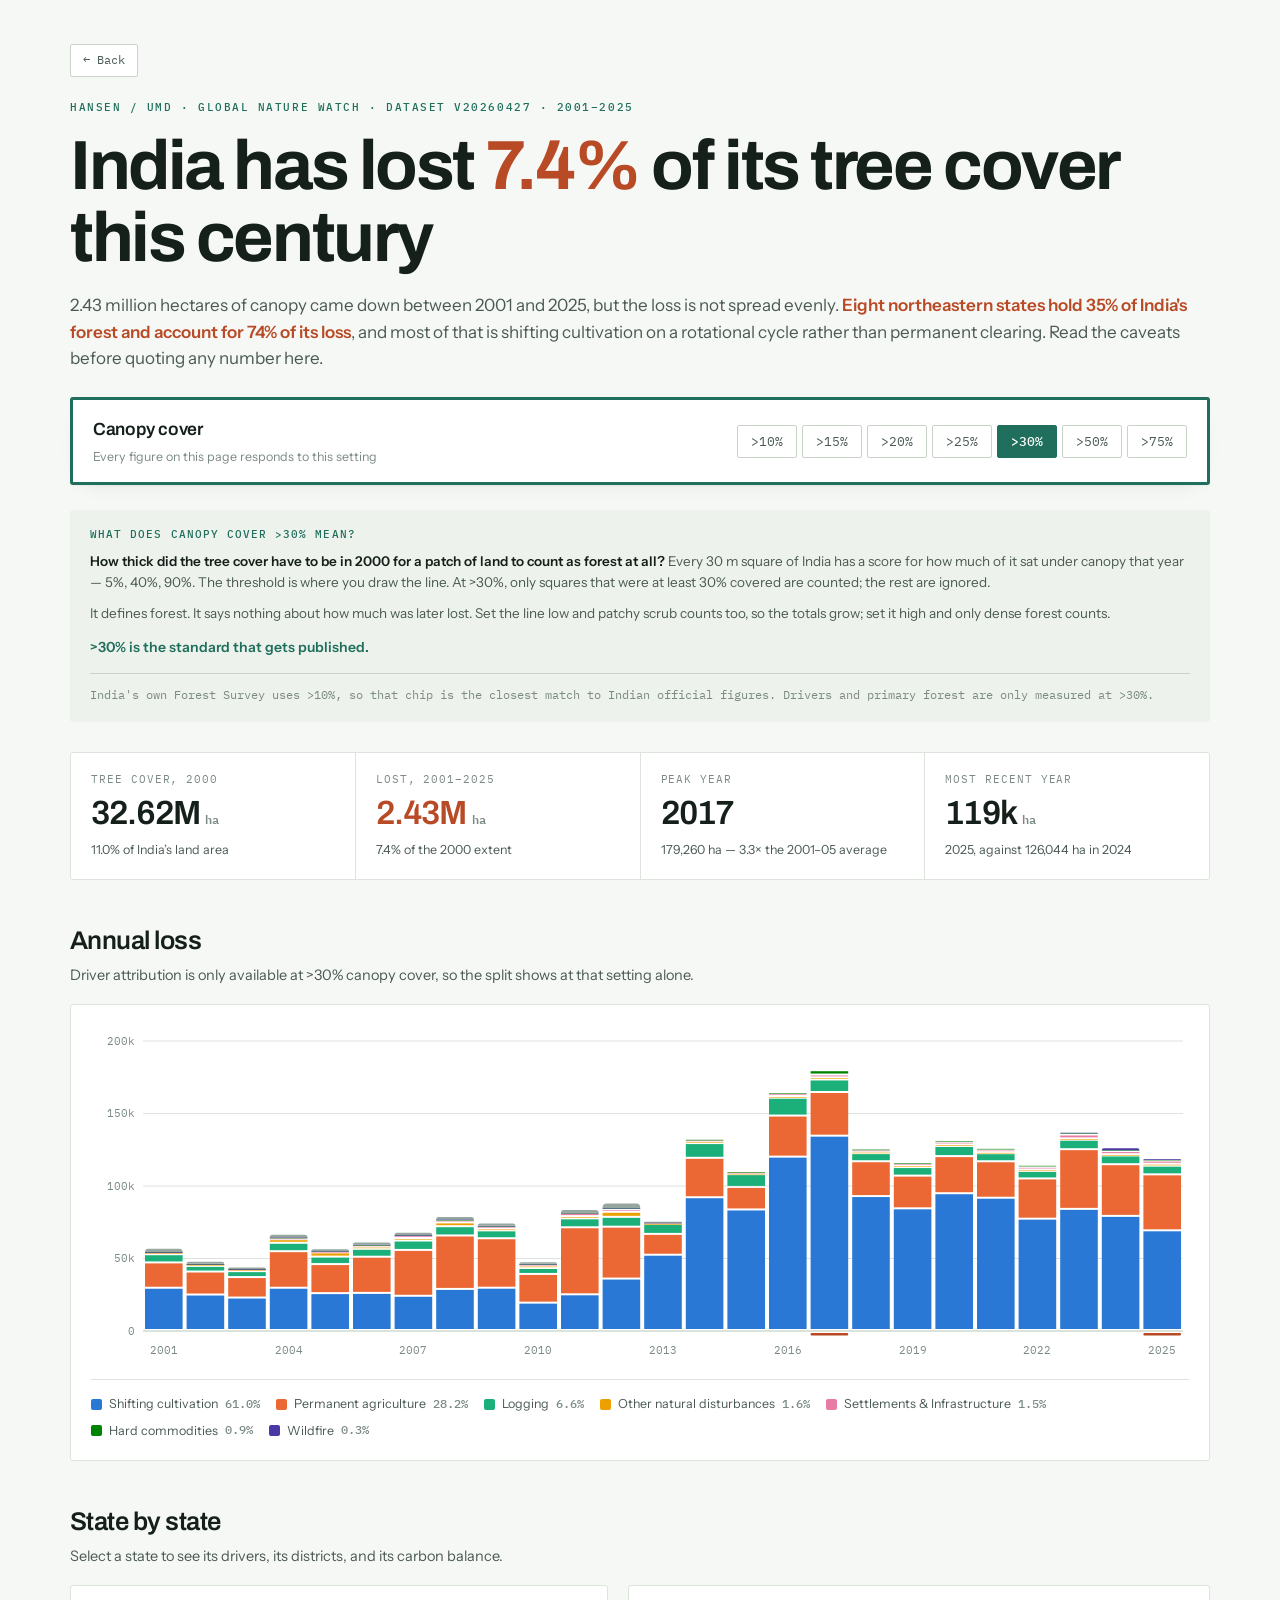
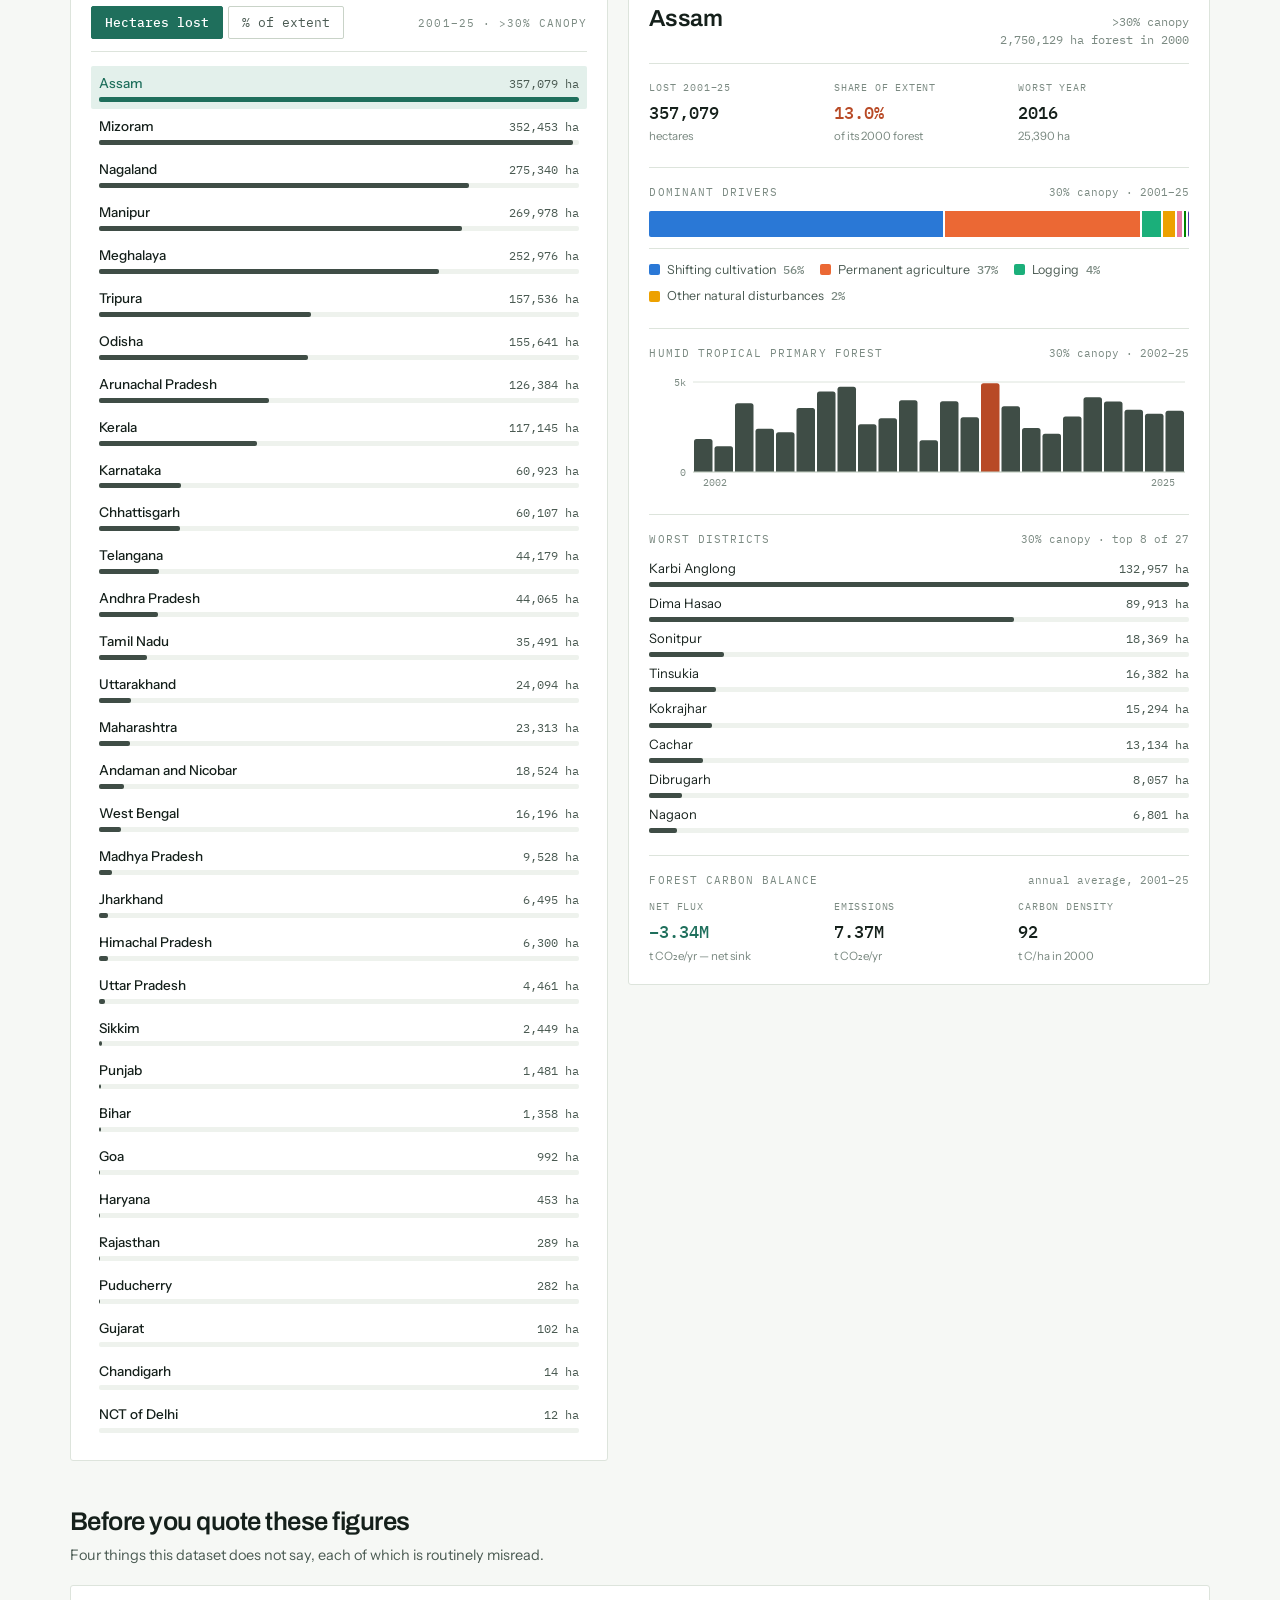
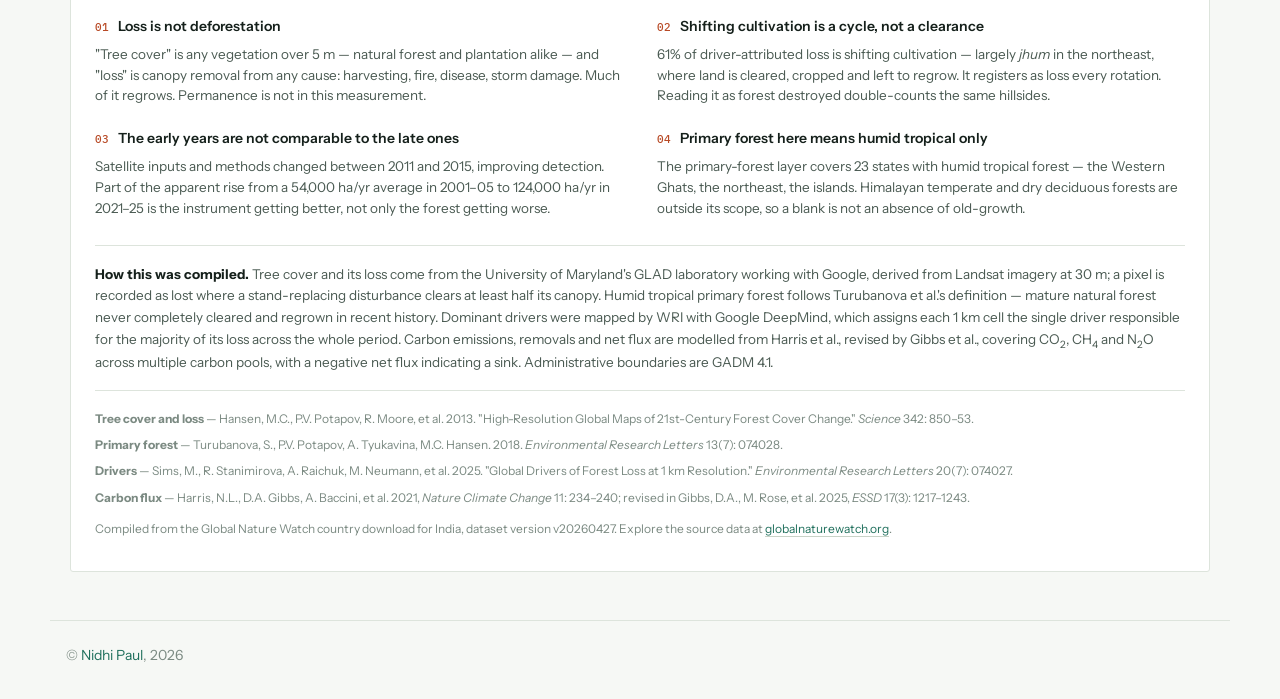
<file: forest-ledger/india-tree-cover-loss.html>
<!DOCTYPE html>
<html lang="en">
<head>
<meta charset="utf-8">
<meta name="viewport" content="width=device-width, initial-scale=1">
<meta name="description" content="Tree cover loss in India, 2001-2025, by state, district and driver. Hansen/UMD data via Global Nature Watch, dataset v20260427.">
<title>India Tree Cover Loss</title>
<link rel="preconnect" href="https://fonts.googleapis.com">
<link rel="preconnect" href="https://fonts.gstatic.com" crossorigin>
<link rel="stylesheet" href="https://fonts.googleapis.com/css2?family=Archivo:wght@500;600;700&family=Instrument+Sans:wght@400;500;600&family=IBM+Plex+Mono:wght@400;500;600&display=swap">
<style>
  html { -webkit-text-size-adjust: 100%; }
  img { max-width: 100%; }
  [hidden] { display: none !important; }
</style>
</head>
<body>
<link rel="stylesheet" href="../css/style.css">
<style>
:root {
  color-scheme: light;

  --ground:      #f6f8f5;
  --surface:     #ffffff;
  --surface-2:   #eef2ed;
  --ink:         #15201b;
  --ink-2:       #4a5a52;
  --ink-3:       #7b8a82;
  --rule:        #dde4dc;
  --rule-2:      #c9d3c8;

  --canopy:      #1f6f5c;
  --canopy-soft: #e3f0eb;
  --ember:       #b84a26;
  --graphite:    #3f4d46;
  --graphite-2:  #97a79f;

  --d1: #2a78d6;
  --d2: #eb6834;
  --d3: #1baf7a;
  --d4: #eda100;
  --d5: #e87ba4;
  --d6: #008300;
  --d7: #4a3aa7;

  --shadow: 0 1px 2px rgba(21,32,27,.05), 0 8px 24px -16px rgba(21,32,27,.18);

  --f-display: "Archivo", "Helvetica Neue", Arial, sans-serif;
  --f-sans: "Instrument Sans", "Helvetica Neue", Arial, sans-serif;
  --f-mono: "IBM Plex Mono", ui-monospace, "SF Mono", Menlo, monospace;
}

@media (prefers-color-scheme: dark) {
  :root:not([data-theme="light"]) {
    color-scheme: dark;
    --ground:      #111512;
    --surface:     #181d19;
    --surface-2:   #1f2620;
    --ink:         #e7ebe6;
    --ink-2:       #a9b6ad;
    --ink-3:       #7d8b82;
    --rule:        #28302b;
    --rule-2:      #38423a;

    --canopy:      #43a086;
    --canopy-soft: #18312a;
    --ember:       #e08256;
    --graphite:    #93a79d;
    --graphite-2:  #5b6b62;

    --d1: #3987e5;
    --d2: #d95926;
    --d3: #199e70;
    --d4: #c98500;
    --d5: #d55181;
    --d6: #008300;
    --d7: #9085e9;

    --shadow: 0 1px 2px rgba(0,0,0,.3), 0 8px 24px -16px rgba(0,0,0,.6);
  }
}

:root[data-theme="dark"] {
  color-scheme: dark;
  --ground:      #111512;
  --surface:     #181d19;
  --surface-2:   #1f2620;
  --ink:         #e7ebe6;
  --ink-2:       #a9b6ad;
  --ink-3:       #7d8b82;
  --rule:        #28302b;
  --rule-2:      #38423a;

  --canopy:      #43a086;
  --canopy-soft: #18312a;
  --ember:       #e08256;
  --graphite:    #93a79d;
  --graphite-2:  #5b6b62;

  --d1: #3987e5;
  --d2: #d95926;
  --d3: #199e70;
  --d4: #c98500;
  --d5: #d55181;
  --d6: #008300;
  --d7: #9085e9;

  --shadow: 0 1px 2px rgba(0,0,0,.3), 0 8px 24px -16px rgba(0,0,0,.6);
}



.wrap {
  max-width: 1180px;
  margin: 0 auto;
  padding-inline: 20px;
}

/* ---------- masthead ---------- */




h1 {
  font-family: var(--f-display);
  font-weight: 700;
  font-size: clamp(2.2rem, 6.1vw, 4.35rem);
  line-height: 1.04;
  letter-spacing: -.035em;
  margin: 0 0 18px;
  max-width: none;
}
h1 em { font-style: normal; color: var(--ember); }

.standfirst {
  font-size: 1.0625rem;
  color: var(--ink-2);
  margin: 0;
}
.standfirst strong { color: var(--ember); font-weight: 600; }

/* ---------- control bar ---------- */

.controls {
  position: sticky;
  top: 0;
  z-index: 20;
  margin-block: 26px 12px;
  padding: 16px 20px;
  background: var(--surface);
  border: 3px solid var(--canopy);
  border-radius: 3px;
  box-shadow: var(--shadow);
  display: flex;
  flex-wrap: wrap;
  align-items: center;
  justify-content: space-between;
  gap: 12px 28px;
}






:root[data-theme="dark"] .chip[aria-pressed="true"],
.chip[aria-pressed="true"] { color: #fff; }

:focus-visible { outline: 2px solid var(--canopy); outline-offset: 2px; }

/* ---------- stat tiles ---------- */


.tile { background: var(--surface); padding: 18px 20px 20px; }


/* ---------- sections ---------- */



h2 {
  font-family: var(--f-display);
  font-weight: 600;
  font-size: 1.6rem;
  line-height: 1.2;
  margin: 0 0 7px;
  letter-spacing: -.02em;
}

.panel {
  background: var(--surface);
  border: 1px solid var(--rule);
  border-radius: 3px;
  padding: 20px;
}


/* ---------- legend ---------- */


/* ---------- two-column band ---------- */


/* state ranking */


/* ---------- threshold explainer ---------- */


.rank-list { display: flex; flex-direction: column; }

.row {
  display: grid;
  grid-template-columns: 1fr;
  gap: 3px;
  padding: 7px 8px;
  border: 0;
  border-radius: 2px;
  background: none;
  cursor: pointer;
  text-align: left;
  font: inherit;
  color: inherit;
  width: 100%;
}
.row:hover { background: var(--surface-2); }
.row[aria-current="true"] { background: var(--canopy-soft); }


/* detail panel */


.detail-name {
  font-family: var(--f-display);
  font-size: 1.45rem;
  line-height: 1.15;
  letter-spacing: -.02em;
  margin: 0;
  font-weight: 600;
}






/* ---------- cautions ---------- */


.cites {
  margin-top: 26px;
  padding-top: 18px;
  border-top: 1px solid var(--rule);
  font-size: 12px;
  color: var(--ink-3);
  line-height: 1.6;
}
.cites p { margin: 0 0 7px; }
.cites .how {
  font-family: var(--f-sans);
  font-size: 13.5px;
  line-height: 1.6;
  color: var(--ink-2);
  margin-bottom: 18px;
  padding-bottom: 16px;
  border-bottom: 1px solid var(--rule);
}
.cites .how b { color: var(--ink); }
.cites .how sub { font-size: .75em; }

/* ---------- tooltip ---------- */


/* ---------- responsive ---------- */

@media (max-width: 620px) {
  .wrap { padding-inline: 16px; }
  .tiles { grid-template-columns: 1fr; }
  .minis { grid-template-columns: 1fr 1fr; }
  .caution-grid { grid-template-columns: 1fr; }
  .controls { position: static; }
  #states-head { scroll-margin-top: 16px; }
  .detail-meta { text-align: left; }
}

@media (prefers-reduced-motion: reduce) {
  * { transition: none !important; animation: none !important; }
}
</style>

<div class="wrap">

  <header class="mast">
    <a class="back" href="index.html">&larr; Back</a>
    <p class="eyebrow">Hansen / UMD · Global Nature Watch · Dataset v20260427 · 2001–2025</p>
    <h1>India has lost <em>7.4%</em> of its tree cover this century</h1>
    <p class="standfirst">
      2.43 million hectares of canopy came down between 2001 and 2025, but the loss is
      not spread evenly. <strong>Eight northeastern states hold 35% of India's forest and account
      for 74% of its loss</strong>, and most of that is shifting cultivation on a rotational
      cycle rather than permanent clearing. Read the caveats before quoting any number here.
    </p>

  </header>

  <div class="controls">
    <div class="ctl-head">
      <span class="ctl-title">Canopy cover</span>
      <span class="ctl-hint">Every figure on this page responds to this setting</span>
    </div>
    <div class="chips" id="th-chips" role="group" aria-label="Canopy density threshold"></div>
  </div>

  <aside class="explainer">
    <h2 id="explainer-title">What does Canopy cover &gt;30% mean?</h2>
    <p>
      <strong>How thick did the tree cover have to be in 2000 for a patch of land to count as
      forest at all?</strong> Every 30 m square of India has a score for how much of it sat under
      canopy that year — 5%, 40%, 90%. The threshold is where you draw the line. At
      &gt;<span id="ex-th-a">30</span>%, only squares that were at least
      <span id="ex-th-b">30</span>% covered are counted; the rest are ignored.
    </p>
    <p>
      It defines forest. It says nothing about how much was later lost. Set the line low and
      patchy scrub counts too, so the totals grow; set it high and only dense forest counts.
    </p>
    <p class="explainer-std"><strong>&gt;30% is the standard that gets published.</strong></p>
    <p class="explainer-note">
      India's own Forest Survey uses &gt;10%, so that chip is the closest match to Indian official
      figures. Drivers and primary forest are only measured at &gt;30%.
    </p>
  </aside>

  <div class="tiles" id="tiles"></div>

  <section>
    <div class="sec-head">
      <h2>Annual loss</h2>
      <p>Driver attribution is only available at &gt;30% canopy cover, so the split shows at that setting alone.</p>
    </div>
    <div class="panel">
      <div class="chart-host" id="annual"></div>
      <div class="legend" id="annual-legend"></div>
    </div>
  </section>


  <section>
    <div class="sec-head" id="states-head">
      <h2>State by state</h2>
      <p>Select a state to see its drivers, its districts, and its carbon balance.</p>
    </div>
    <div class="band">
      <div class="panel">
        <div class="rank-head">
          <div class="chips" id="metric-chips" role="group" aria-label="Ranking metric">
            <button class="chip" type="button" id="m-abs" data-metric="abs" aria-pressed="true">Hectares lost</button>
            <button class="chip" type="button" id="m-pct" data-metric="pct" aria-pressed="false">% of extent</button>
          </div>
          <span class="ctl-label" id="rank-th"></span>
        </div>
        <div class="rank-list" id="rank"></div>
      </div>
      <div class="panel" id="detail"></div>
    </div>
  </section>

  <section>
    <div class="sec-head">
      <h2>Before you quote these figures</h2>
      <p>Four things this dataset does not say, each of which is routinely misread.</p>
    </div>
    <div class="cautions">
      <div class="caution-grid">
        <div class="caution">
          <h3><b>01</b> Loss is not deforestation</h3>
          <p>
            "Tree cover" is any vegetation over 5 m — natural forest and plantation alike — and
            "loss" is canopy removal from any cause: harvesting, fire, disease, storm damage.
            Much of it regrows. Permanence is not in this measurement.
          </p>
        </div>
        <div class="caution">
          <h3><b>02</b> Shifting cultivation is a cycle, not a clearance</h3>
          <p>
            61% of driver-attributed loss is shifting cultivation — largely <i>jhum</i> in the
            northeast, where land is cleared, cropped and left to regrow. It registers as loss
            every rotation. Reading it as forest destroyed double-counts the same hillsides.
          </p>
        </div>
        <div class="caution">
          <h3><b>03</b> The early years are not comparable to the late ones</h3>
          <p>
            Satellite inputs and methods changed between 2011 and 2015, improving detection. Part
            of the apparent rise from a 54,000 ha/yr average in 2001–05 to 124,000 ha/yr in
            2021–25 is the instrument getting better, not only the forest getting worse.
          </p>
        </div>
        <div class="caution">
          <h3><b>04</b> Primary forest here means humid tropical only</h3>
          <p>
            The primary-forest layer covers 23 states with humid tropical forest — the Western
            Ghats, the northeast, the islands. Himalayan temperate and dry deciduous forests are
            outside its scope, so a blank is not an absence of old-growth.
          </p>
        </div>
      </div>

      <div class="cites">
        <p class="how">
          <b>How this was compiled.</b> Tree cover and its loss come from the University of
          Maryland's GLAD laboratory working with Google, derived from Landsat imagery at 30 m;
          a pixel is recorded as lost where a stand-replacing disturbance clears at least half
          its canopy. Humid tropical primary forest follows Turubanova et al.'s definition —
          mature natural forest never completely cleared and regrown in recent history. Dominant
          drivers were mapped by WRI with Google DeepMind, which assigns each 1 km cell the
          single driver responsible for the majority of its loss across the whole period. Carbon
          emissions, removals and net flux are modelled from Harris et al., revised by Gibbs et
          al., covering CO<sub>2</sub>, CH<sub>4</sub> and N<sub>2</sub>O across multiple carbon
          pools, with a negative net flux indicating a sink. Administrative boundaries are
          GADM 4.1.
        </p>
        <p><b>Tree cover and loss</b> — Hansen, M.C., P.V. Potapov, R. Moore, et al. 2013. "High-Resolution Global Maps of 21st-Century Forest Cover Change." <i>Science</i> 342: 850–53.</p>
        <p><b>Primary forest</b> — Turubanova, S., P.V. Potapov, A. Tyukavina, M.C. Hansen. 2018. <i>Environmental Research Letters</i> 13(7): 074028.</p>
        <p><b>Drivers</b> — Sims, M., R. Stanimirova, A. Raichuk, M. Neumann, et al. 2025. "Global Drivers of Forest Loss at 1 km Resolution." <i>Environmental Research Letters</i> 20(7): 074027.</p>
        <p><b>Carbon flux</b> — Harris, N.L., D.A. Gibbs, A. Baccini, et al. 2021, <i>Nature Climate Change</i> 11: 234–240; revised in Gibbs, D.A., M. Rose, et al. 2025, <i>ESSD</i> 17(3): 1217–1243.</p>
        <p style="margin-top:12px">Compiled from the Global Nature Watch country download for India, dataset version v20260427. Explore the source data at <a href="https://www.globalnaturewatch.org" target="_blank" rel="noopener">globalnaturewatch.org</a>.</p>
      </div>
    </div>
  </section>

</div>

<div id="tip" role="status" aria-live="polite"></div>

<script id="payload" type="application/json">{"meta":{"version":"v20260427","years":[2001,2002,2003,2004,2005,2006,2007,2008,2009,2010,2011,2012,2013,2014,2015,2016,2017,2018,2019,2020,2021,2022,2023,2024,2025],"primaryYears":[2002,2003,2004,2005,2006,2007,2008,2009,2010,2011,2012,2013,2014,2015,2016,2017,2018,2019,2020,2021,2022,2023,2024,2025],"thresholds":[10,15,20,25,30,50,75],"countryArea":297835740,"drivers":["Hard commodities","Logging","Other natural disturbances","Permanent agriculture","Settlements & Infrastructure","Shifting cultivation","Wildfire"]},"country":{"10":{"extent2000":42557274,"extent2010":37109757,"loss":[58358,49435,45397,69044,58482,63493,70490,81834,77331,48989,88663,93660,83146,143619,117630,177258,193979,139031,127502,143399,135664,124595,154598,140223,133246]},"15":{"extent2000":38580562,"extent2010":32908978,"loss":[57845,48858,44857,68055,57704,62603,69460,80674,76140,48374,86631,91658,80667,139827,114956,172920,188819,134316,123461,139019,132215,121040,148473,135509,128317]},"20":{"extent2000":37367904,"extent2010":32328842,"loss":[57591,48547,44577,67596,57312,62144,68944,80070,75568,48051,85787,90663,79322,137933,113667,170721,186537,132137,121641,137036,130682,119405,145765,133318,126036]},"25":{"extent2000":35451732,"extent2010":31153562,"loss":[57032,48060,44053,66768,56710,61364,68122,79106,74630,47668,84262,89399,78037,136076,112421,168628,184381,129979,119893,135112,129233,117813,142879,131042,123650]},"30":{"extent2000":32620760,"extent2010":28594312,"loss":[56792,47839,43831,66411,56419,61012,67731,78641,74155,47442,83415,88012,75407,132072,109678,164151,179260,125295,115904,130855,125753,114224,136713,126044,118595]},"50":{"extent2000":24786693,"extent2010":18810594,"loss":[52810,43425,39485,59468,50570,54005,60096,70105,66373,43118,71168,76670,65144,115294,98230,145646,159639,108303,101388,114860,112830,100605,117272,109623,102537]},"75":{"extent2000":12167801,"extent2010":9570247,"loss":[40440,31377,28023,42434,35762,37348,39111,46933,44641,30433,43936,50955,35888,61181,57179,83841,90766,56143,53809,61342,64436,53391,60169,59038,54863]}},"countryDrivers":{"Hard commodities":[192,162,224,635,395,422,592,656,640,582,568,1166,370,535,509,853,2975,690,817,949,1179,1390,1506,1267,1214],"Logging":[5636,3873,4082,5768,5161,5447,6476,6379,5435,4085,6146,6782,6944,10110,8774,12299,8637,5570,5879,6980,5538,5154,6478,6010,5941],"Other natural disturbances":[1321,1354,1338,2480,2928,1509,1737,2640,1284,1679,1555,3468,530,1326,880,1162,1464,1013,1136,1321,919,1008,954,896,1373],"Permanent agriculture":[17467,15862,14128,25210,20030,24958,31628,36869,34107,19808,46234,35796,14371,27058,15525,28286,30069,23979,22507,25528,25110,27698,41073,35565,38471],"Settlements & Infrastructure":[502,428,503,1049,964,1385,1899,1741,1594,1174,2336,1858,641,1077,750,1869,1937,1414,1428,1535,1576,1828,2662,2106,2139],"Shifting cultivation":[29148,24467,22381,29154,25430,25590,23603,28337,29170,18867,24612,35470,51916,91149,82968,119395,133847,92199,83699,94163,91075,76617,83337,78519,68507],"Wildfire":[156,159,58,276,110,292,233,498,315,119,179,326,52,211,43,66,100,200,150,128,146,298,374,1393,537]},"countryPrimary":[8615,8256,14204,11134,11175,12972,16047,13974,9261,13505,15038,11686,18279,17494,24375,23806,15515,14468,16993,18335,16878,17739,18186,17812],"states":[{"name":"Andaman and Nicobar","area":761087,"th":{"10":{"extent2000":690583,"extent2010":687881,"loss":[1411,1889,1634,212,3545,818,797,1740,840,776,98,696,483,1395,73,163,288,109,166,998,124,87,81,138,90]},"15":{"extent2000":688657,"extent2010":684205,"loss":[1411,1888,1634,212,3543,818,796,1739,840,776,98,695,481,1384,73,162,288,108,166,990,123,86,80,136,89]},"20":{"extent2000":687423,"extent2010":683258,"loss":[1411,1887,1632,212,3541,818,795,1738,839,775,98,693,479,1374,73,161,287,108,165,982,123,85,80,135,89]},"25":{"extent2000":686295,"extent2010":681334,"loss":[1411,1887,1632,212,3540,818,795,1738,839,775,98,693,478,1369,73,161,286,107,164,977,123,85,79,134,88]},"30":{"extent2000":684397,"extent2010":679436,"loss":[1410,1886,1631,211,3539,818,794,1738,838,775,98,692,476,1358,73,160,285,107,163,965,122,85,79,133,88]},"50":{"extent2000":675926,"extent2010":665406,"loss":[1406,1875,1626,210,3513,813,780,1732,831,769,98,682,467,1297,72,156,281,105,156,912,120,82,76,127,84]},"75":{"extent2000":646073,"extent2010":633977,"loss":[1378,1833,1591,200,3370,789,714,1690,787,725,95,648,448,1119,67,130,250,89,128,702,102,68,61,98,71]}},"drivers":{"Hard commodities":[0,5,5,0,0,1,0,0,0,0,0,0,0,0,0,0,0,0,0,0,0,0,0,0,0],"Logging":[628,834,803,21,595,156,40,42,87,31,7,10,98,55,0,0,0,7,20,79,3,5,6,8,2],"Other natural disturbances":[568,553,589,76,1665,341,303,842,299,309,35,339,199,713,41,36,165,36,16,163,38,14,13,16,26],"Permanent agriculture":[94,224,113,78,783,173,279,367,307,290,25,217,112,380,18,97,103,50,105,589,57,42,52,83,46],"Settlements & Infrastructure":[1,16,12,2,69,13,63,33,46,54,1,12,1,10,6,23,8,6,11,24,3,4,2,4,4],"Shifting cultivation":[80,220,77,11,354,23,49,64,54,36,9,18,9,44,2,2,4,6,3,45,4,13,3,17,4],"Wildfire":[15,13,9,10,20,99,29,365,11,25,2,56,8,118,4,0,5,1,5,47,13,0,3,4,5]},"primary":[170,169,112,699,479,384,1345,263,197,41,454,320,661,50,57,198,41,40,321,62,29,29,37,38],"carbon":{"agc":88508200,"agcDensity":129,"emissions":455287,"removals":2457742,"netFlux":-2002455}},{"name":"Andhra Pradesh","area":16004981,"th":{"10":{"extent2000":1716644,"extent2010":1524974,"loss":[890,739,1645,1396,1267,1561,1955,3051,2756,1086,3558,1541,1597,2459,1460,3120,3450,3456,2627,1888,1129,1627,4272,4022,2895]},"15":{"extent2000":1498509,"extent2010":1258302,"loss":[877,725,1604,1367,1244,1523,1912,2977,2685,1065,3465,1483,1456,2296,1376,2905,3247,2964,2397,1730,1046,1508,3914,3705,2580]},"20":{"extent2000":1410649,"extent2010":1225329,"loss":[867,708,1573,1345,1218,1484,1876,2909,2639,1040,3401,1449,1385,2223,1340,2800,3157,2762,2288,1663,1005,1455,3740,3552,2435]},"25":{"extent2000":1299843,"extent2010":1156909,"loss":[842,681,1517,1309,1190,1431,1826,2823,2584,1022,3312,1404,1323,2147,1300,2697,3078,2515,2175,1595,966,1400,3569,3394,2264]},"30":{"extent2000":1105913,"extent2010":999013,"loss":[836,676,1500,1298,1181,1414,1809,2792,2552,1012,3264,1355,1120,1905,1147,2351,2825,2100,1905,1403,854,1242,2957,2870,1697]},"50":{"extent2000":745727,"extent2010":514926,"loss":[685,522,1178,1009,958,1066,1415,2239,2097,856,2668,1079,850,1511,913,1841,2332,1608,1480,1092,667,972,2236,2145,1193]},"75":{"extent2000":254490,"extent2010":142020,"loss":[486,344,669,547,619,556,720,1249,1213,494,1323,603,309,531,326,571,896,521,535,402,237,339,746,739,371]}},"drivers":{"Hard commodities":[0,0,2,0,2,1,2,10,1,1,1,2,9,3,1,7,1,3,0,1,1,1,10,15,2],"Logging":[74,35,153,110,101,81,61,195,150,26,178,81,83,88,97,148,181,186,65,37,25,23,63,75,50],"Other natural disturbances":[7,3,6,5,9,3,5,4,5,2,6,2,0,1,2,2,0,1,1,3,0,1,1,1,1],"Permanent agriculture":[477,399,856,854,640,868,1245,1853,1650,646,2496,821,537,977,615,1369,1613,1159,938,729,459,736,1731,1566,945],"Settlements & Infrastructure":[10,3,8,8,16,27,24,23,16,10,13,4,1,4,1,3,8,19,10,6,9,2,19,7,14],"Shifting cultivation":[126,145,367,245,360,364,377,644,648,276,503,371,459,790,416,807,1008,724,876,619,353,473,1119,1189,673],"Wildfire":[3,1,2,4,1,17,1,3,13,0,3,0,0,0,1,2,0,0,6,1,0,0,2,0,1]},"primary":[95,231,178,248,182,256,383,406,168,459,238,171,323,126,327,561,387,363,225,143,193,424,468,257],"carbon":{"agc":91949901,"agcDensity":83,"emissions":977782,"removals":4733541,"netFlux":-3755759}},{"name":"Arunachal Pradesh","area":1486664,"th":{"10":{"extent2000":1201478,"extent2010":1187678,"loss":[3166,2260,2673,6133,2962,3948,3656,3985,4290,2360,7578,7872,3959,6216,5904,8042,9183,4682,4639,6087,7545,6344,5062,5233,6058]},"15":{"extent2000":1188531,"extent2010":1167628,"loss":[3147,2248,2660,6062,2946,3932,3639,3974,4282,2351,7542,7795,3917,6139,5837,7952,9092,4605,4535,6006,7455,6263,4990,5181,5988]},"20":{"extent2000":1183593,"extent2010":1164473,"loss":[3140,2244,2657,6039,2941,3926,3630,3969,4279,2348,7515,7760,3890,6094,5797,7904,9030,4558,4477,5955,7406,6213,4954,5155,5955]},"25":{"extent2000":1179155,"extent2010":1154573,"loss":[3130,2239,2651,5992,2934,3920,3622,3964,4276,2344,7497,7724,3868,6054,5763,7853,8972,4525,4432,5908,7367,6171,4923,5129,5926]},"30":{"extent2000":1170756,"extent2010":1143970,"loss":[3121,2235,2646,5964,2929,3914,3616,3960,4273,2340,7480,7689,3838,6008,5717,7788,8907,4474,4374,5853,7308,6112,4877,5088,5873]},"50":{"extent2000":1119796,"extent2010":1063174,"loss":[3030,2181,2591,5713,2862,3834,3530,3885,4222,2291,7281,7411,3627,5567,5297,7245,8298,4114,3971,5447,6908,5733,4600,4850,5588]},"75":{"extent2000":1014498,"extent2010":926848,"loss":[2730,1989,2361,5025,2598,3502,3222,3551,3958,2076,6604,6631,3047,4538,4340,5973,6812,3306,3126,4492,5873,4797,3897,4227,4893]}},"drivers":{"Hard commodities":[38,45,81,317,48,95,195,163,137,74,148,601,67,86,116,179,215,111,212,339,264,277,204,186,243],"Logging":[113,87,107,222,129,217,164,111,157,65,102,184,154,155,180,292,380,117,88,168,202,235,197,127,181],"Other natural disturbances":[144,122,140,957,283,299,329,287,163,151,180,1197,124,198,335,579,522,395,395,388,324,278,215,248,482],"Permanent agriculture":[1050,940,1415,2513,1100,1711,1568,1916,2584,1278,5681,4353,1096,1784,1667,2841,2672,1351,1284,2049,3322,2739,2065,2533,3018],"Settlements & Infrastructure":[28,15,12,68,38,72,25,51,54,31,79,36,19,29,26,69,78,39,33,48,45,113,61,68,57],"Shifting cultivation":[1728,1018,876,1846,1317,1496,1319,1422,1151,728,1274,1271,2354,3717,3363,3810,5019,2459,2355,2852,3141,2462,2133,1919,1881],"Wildfire":[1,0,2,3,0,0,0,0,2,0,0,0,0,0,1,1,15,0,0,0,0,0,0,1,0]},"primary":[1046,1330,2722,1391,1978,1986,2036,2477,1193,3969,4055,1732,2604,2513,3710,4014,1959,1779,2736,3841,3040,2532,2931,3420],"carbon":{"agc":156549174,"agcDensity":134,"emissions":2795086,"removals":1512825,"netFlux":1282261}},{"name":"Assam","area":7849222,"th":{"10":{"extent2000":3164942,"extent2010":3010456,"loss":[6772,8181,5558,13118,8434,9268,12379,16165,16102,10665,14689,17144,9422,23528,13990,26396,18828,15621,11931,19340,19939,19647,18786,16867,18098]},"15":{"extent2000":3004208,"extent2010":2805435,"loss":[6729,8127,5518,12997,8354,9175,12250,16028,16007,10569,14523,16933,9292,23245,13826,26087,18548,15350,11718,19002,19603,19322,18443,16570,17767]},"20":{"extent2000":2949702,"extent2010":2771686,"loss":[6707,8098,5500,12940,8317,9138,12206,15956,15968,10523,14450,16843,9212,23062,13724,25918,18419,15216,11622,18840,19450,19171,18284,16433,17612]},"25":{"extent2000":2865900,"extent2010":2713885,"loss":[6680,8074,5481,12876,8282,9100,12166,15901,15926,10478,14386,16757,9139,22912,13648,25758,18308,15107,11538,18698,19316,19044,18149,16305,17472]},"30":{"extent2000":2750129,"extent2010":2565495,"loss":[6662,8055,5467,12846,8258,9071,12132,15860,15886,10445,14324,16660,8973,22553,13450,25390,18009,14803,11315,18341,18956,18726,17792,15980,17125]},"50":{"extent2000":2290014,"extent2010":2050613,"loss":[6264,7613,5154,12107,7709,8431,11402,14981,15126,9731,13426,15408,8134,20419,12367,23338,16529,13287,10277,16577,17238,17030,16090,14431,15406]},"75":{"extent2000":1335357,"extent2010":1104260,"loss":[4779,5566,3813,9028,5497,6072,8399,11147,11411,6912,9532,10935,4643,10583,7154,13358,9428,7124,5646,8756,9474,9143,8924,7983,8443]}},"drivers":{"Hard commodities":[16,13,23,38,36,21,62,32,43,63,46,94,36,41,44,47,40,34,78,71,103,100,219,112,82],"Logging":[286,237,223,425,420,457,501,655,746,595,881,722,303,662,463,903,487,333,217,394,631,658,534,598,517],"Other natural disturbances":[143,236,262,837,547,415,588,672,304,547,673,1215,24,75,117,115,135,87,103,296,83,112,254,145,143],"Permanent agriculture":[3517,4901,3342,8049,4902,4933,7243,9355,9135,5974,8182,7856,2203,6101,2757,4723,3256,3019,2554,4013,5105,4783,4472,4590,5600],"Settlements & Infrastructure":[41,48,46,122,123,165,149,217,298,219,262,212,83,107,58,164,128,135,94,133,154,158,121,160,158],"Shifting cultivation":[2542,2491,1503,3172,2096,2908,3438,4745,5193,2874,4051,6111,6285,15457,9985,19410,13939,11173,8253,13403,12854,12841,12122,10288,10557],"Wildfire":[2,18,3,45,14,25,5,9,1,23,14,63,11,48,0,0,0,5,0,1,1,39,55,67,29]},"primary":[1829,1424,3820,2402,2211,3560,4468,4733,2648,2983,3981,1768,3926,3035,4927,3659,2448,2120,3082,4159,3913,3452,3239,3396],"carbon":{"agc":253334950,"agcDensity":92,"emissions":7372014,"removals":10711573,"netFlux":-3339559}},{"name":"Bihar","area":9423251,"th":{"10":{"extent2000":392645,"extent2010":471778,"loss":[156,49,34,89,118,79,56,104,313,135,72,128,22,24,6,12,39,11,6,26,14,14,65,56,61]},"15":{"extent2000":257627,"extent2010":316711,"loss":[153,46,33,84,115,76,54,100,301,128,69,117,17,18,4,10,38,10,5,23,12,12,52,50,54]},"20":{"extent2000":233146,"extent2010":299505,"loss":[151,44,32,82,112,73,50,93,291,123,67,111,16,16,3,10,38,9,5,21,11,11,48,47,51]},"25":{"extent2000":194110,"extent2010":277084,"loss":[144,40,30,72,106,69,49,88,262,115,65,101,15,15,2,8,37,9,4,20,10,9,43,43,48]},"30":{"extent2000":153843,"extent2010":205562,"loss":[142,40,30,72,105,68,48,87,260,113,64,98,13,12,1,7,37,8,3,15,9,8,36,38,44]},"50":{"extent2000":87361,"extent2010":91520,"loss":[107,27,21,44,78,47,33,57,160,80,45,58,7,7,0,3,33,6,2,3,5,1,16,25,37]},"75":{"extent2000":31624,"extent2010":32206,"loss":[40,8,9,12,25,18,13,23,31,32,19,27,1,2,0,0,13,1,0,2,2,0,4,5,14]}},"drivers":{"Hard commodities":[10,1,6,2,2,4,2,8,4,6,8,6,0,0,0,1,4,2,0,8,1,6,10,2,3],"Logging":[1,1,2,1,2,1,3,1,2,3,2,2,1,2,0,2,3,0,2,0,1,0,0,5,8],"Other natural disturbances":[13,3,6,2,11,9,5,12,7,14,13,15,3,1,0,2,21,1,0,2,4,0,10,8,15],"Permanent agriculture":[38,8,6,21,43,18,13,32,144,35,18,30,4,5,0,2,1,4,0,4,2,1,7,11,6],"Settlements & Infrastructure":[1,1,0,0,7,0,1,3,5,1,7,5,0,0,0,0,1,1,0,0,0,0,1,0,0],"Shifting cultivation":[0,0,0,6,0,0,4,1,0,2,0,0,0,0,0,0,1,0,0,0,0,0,6,4,0],"Wildfire":[0,0,0,0,0,0,0,0,0,0,0,0,0,0,0,0,0,0,0,0,0,0,0,8,10]},"primary":[0,1,0,3,4,1,3,4,4,2,3,0,0,0,0,0,0,0,0,0,0,0,0,0],"carbon":{"agc":15024037,"agcDensity":98,"emissions":27078,"removals":686279,"netFlux":-659201}},{"name":"Chandigarh","area":11812,"th":{"10":{"extent2000":930,"extent2010":1202,"loss":[0,0,0,1,1,5,3,2,1,0,0,0,0,0,0,0,0,0,0,0,0,0,0,0,1]},"15":{"extent2000":848,"extent2010":1105,"loss":[0,0,0,1,1,5,3,2,1,0,0,0,0,0,0,0,0,0,0,0,0,0,0,0,1]},"20":{"extent2000":809,"extent2010":1089,"loss":[0,0,0,1,1,5,3,2,1,0,0,0,0,0,0,0,0,0,0,0,0,0,0,0,1]},"25":{"extent2000":753,"extent2010":1018,"loss":[0,0,0,1,1,5,3,2,1,0,0,0,0,0,0,0,0,0,0,0,0,0,0,0,1]},"30":{"extent2000":702,"extent2010":935,"loss":[0,0,0,1,1,5,3,2,1,0,0,0,0,0,0,0,0,0,0,0,0,0,0,0,1]},"50":{"extent2000":469,"extent2010":579,"loss":[0,0,0,1,1,3,3,1,0,0,0,0,0,0,0,0,0,0,0,0,0,0,0,0,0]},"75":{"extent2000":108,"extent2010":115,"loss":[0,0,0,1,1,2,2,1,0,0,0,0,0,0,0,0,0,0,0,0,0,0,0,0,0]}},"drivers":{"Permanent agriculture":[0,0,0,0,0,2,1,0,0,0,0,0,0,0,0,0,0,0,0,0,0,0,0,0,1],"Settlements & Infrastructure":[0,0,0,1,1,2,2,2,0,0,0,0,0,0,0,0,0,0,0,0,0,0,0,0,0]},"carbon":{"agc":45252,"agcDensity":64,"emissions":250,"removals":7861,"netFlux":-7611}},{"name":"Chhattisgarh","area":13543151,"th":{"10":{"extent2000":3860126,"extent2010":3395316,"loss":[2875,2271,1452,2613,2697,2756,2372,2215,2380,1502,7998,3956,1813,2108,1725,2777,2078,2902,2599,1405,1879,2564,4044,4261,3901]},"15":{"extent2000":3431970,"extent2010":2844755,"loss":[2792,2179,1393,2484,2587,2617,2259,2111,2290,1436,7616,3717,1738,2020,1662,2723,2011,2832,2534,1348,1833,2500,3772,4022,3636]},"20":{"extent2000":3276037,"extent2010":2791189,"loss":[2770,2153,1373,2448,2558,2572,2227,2077,2262,1411,7520,3640,1698,1969,1619,2675,1977,2789,2492,1310,1805,2455,3643,3908,3506]},"25":{"extent2000":3055622,"extent2010":2677445,"loss":[2651,2062,1309,2324,2452,2442,2129,1962,2175,1366,7200,3464,1634,1886,1567,2626,1932,2741,2445,1264,1758,2411,3480,3776,3344]},"30":{"extent2000":2663571,"extent2010":2284391,"loss":[2622,2031,1288,2282,2415,2395,2096,1932,2149,1346,7079,3350,1521,1729,1476,2533,1859,2650,2361,1187,1699,2328,3186,3535,3058]},"50":{"extent2000":1472428,"extent2010":748728,"loss":[1993,1342,774,1238,1469,1361,1373,1145,1508,822,4344,1906,1052,1133,1051,1988,1391,2030,1808,815,1300,1812,2269,2581,2048]},"75":{"extent2000":89636,"extent2010":26537,"loss":[897,337,139,161,243,195,288,184,415,158,701,444,111,77,102,175,133,157,153,54,97,141,169,232,132]}},"drivers":{"Hard commodities":[6,2,7,19,16,19,33,16,16,10,21,15,12,16,32,77,65,48,37,33,35,49,95,160,133],"Logging":[591,238,258,331,134,280,115,100,86,183,246,265,136,169,63,123,43,127,89,70,93,67,54,36,124],"Other natural disturbances":[22,5,25,19,28,17,35,31,22,16,24,19,1,1,0,3,2,9,8,4,2,3,4,3,21],"Permanent agriculture":[1573,985,546,1463,1682,1662,1230,1398,1125,830,6089,2360,273,471,299,355,431,397,404,410,272,351,1293,947,1165],"Settlements & Infrastructure":[1,2,3,4,5,44,7,14,7,10,19,12,3,9,13,5,33,6,8,4,4,3,16,17,18],"Shifting cultivation":[181,673,354,260,434,240,554,226,800,154,383,265,1038,1025,1044,1953,1267,2049,1800,626,1268,1844,1677,2338,1504],"Wildfire":[13,3,1,28,2,6,4,1,2,5,3,10,1,0,0,0,1,1,1,17,12,1,7,9,41]},"primary":[16,11,7,13,14,16,17,18,9,13,12,3,7,9,35,13,29,12,13,9,19,9,24,18],"carbon":{"agc":245365972,"agcDensity":92,"emissions":1180299,"removals":9852894,"netFlux":-8672595}},{"name":"Dadra and Nagar Haveli","area":49152,"th":{"10":{"extent2000":7196,"extent2010":1921,"loss":[0,0,0,0,0,0,0,0,0,0,0,0,0,0,0,0,0,0,0,0,0,0,0,0,0]},"15":{"extent2000":3567,"extent2010":898,"loss":[0,0,0,0,0,0,0,0,0,0,0,0,0,0,0,0,0,0,0,0,0,0,0,0,0]},"20":{"extent2000":3116,"extent2010":631,"loss":[0,0,0,0,0,0,0,0,0,0,0,0,0,0,0,0,0,0,0,0,0,0,0,0,0]},"25":{"extent2000":1392,"extent2010":438,"loss":[0,0,0,0,0,0,0,0,0,0,0,0,0,0,0,0,0,0,0,0,0,0,0,0,0]},"30":{"extent2000":457,"extent2010":259,"loss":[0,0,0,0,0,0,0,0,0,0,0,0,0,0,0,0,0,0,0,0,0,0,0,0,0]},"50":{"extent2000":1,"extent2010":1,"loss":[0,0,0,0,0,0,0,0,0,0,0,0,0,0,0,0,0,0,0,0,0,0,0,0,0]},"75":{"extent2000":0,"extent2010":0,"loss":[0,0,0,0,0,0,0,0,0,0,0,0,0,0,0,0,0,0,0,0,0,0,0,0,0]}},"drivers":{},"carbon":{"agc":42615,"agcDensity":93,"emissions":9,"removals":3425,"netFlux":-3417}},{"name":"Daman and Diu","area":8354,"th":{"10":{"extent2000":816,"extent2010":143,"loss":[0,0,0,0,0,0,0,0,0,0,0,0,0,0,0,0,0,0,0,0,0,0,0,0,0]},"15":{"extent2000":259,"extent2010":39,"loss":[0,0,0,0,0,0,0,0,0,0,0,0,0,0,0,0,0,0,0,0,0,0,0,0,0]},"20":{"extent2000":226,"extent2010":17,"loss":[0,0,0,0,0,0,0,0,0,0,0,0,0,0,0,0,0,0,0,0,0,0,0,0,0]},"25":{"extent2000":25,"extent2010":6,"loss":[0,0,0,0,0,0,0,0,0,0,0,0,0,0,0,0,0,0,0,0,0,0,0,0,0]},"30":{"extent2000":18,"extent2010":3,"loss":[0,0,0,0,0,0,0,0,0,0,0,0,0,0,0,0,0,0,0,0,0,0,0,0,0]},"50":{"extent2000":0,"extent2010":0,"loss":[0,0,0,0,0,0,0,0,0,0,0,0,0,0,0,0,0,0,0,0,0,0,0,0,0]},"75":{"extent2000":0,"extent2010":0,"loss":[0,0,0,0,0,0,0,0,0,0,0,0,0,0,0,0,0,0,0,0,0,0,0,0,0]}},"drivers":{},"carbon":{"agc":1442,"agcDensity":81,"emissions":2,"removals":4868,"netFlux":-4867}},{"name":"Goa","area":369568,"th":{"10":{"extent2000":198726,"extent2010":165110,"loss":[7,6,12,15,45,38,58,80,67,8,130,41,28,34,14,104,84,77,55,74,37,38,131,61,64]},"15":{"extent2000":178016,"extent2010":142351,"loss":[7,6,12,14,43,36,57,75,64,8,120,39,24,30,13,97,80,68,52,70,35,33,109,52,52]},"20":{"extent2000":172993,"extent2010":138907,"loss":[7,5,11,14,42,34,57,73,63,7,117,38,23,29,13,93,77,66,50,68,34,31,105,49,50]},"25":{"extent2000":160996,"extent2010":134449,"loss":[7,5,11,14,39,30,55,71,62,5,114,36,22,28,12,88,70,60,47,64,30,28,95,45,45]},"30":{"extent2000":146466,"extent2010":116826,"loss":[7,5,11,14,39,30,55,70,62,5,112,35,19,24,12,81,60,50,42,59,28,24,78,35,35]},"50":{"extent2000":87149,"extent2010":55155,"loss":[6,3,5,10,26,19,46,55,51,2,95,27,9,15,9,42,28,26,18,23,12,8,23,9,13]},"75":{"extent2000":26048,"extent2010":17751,"loss":[4,1,2,5,9,7,17,21,20,0,29,10,2,4,4,9,10,10,7,3,2,1,4,1,1]}},"drivers":{"Hard commodities":[0,2,4,1,10,13,23,32,29,4,81,10,1,2,0,7,4,4,1,2,2,2,4,2,7],"Logging":[0,0,0,3,3,3,2,4,1,0,0,2,0,0,0,8,12,1,4,13,4,0,4,0,1],"Other natural disturbances":[0,0,1,0,0,0,0,2,0,0,2,1,0,2,0,2,2,2,0,0,1,0,2,0,0],"Permanent agriculture":[4,1,4,5,14,10,16,18,15,1,16,11,11,13,7,49,29,28,24,38,20,17,56,26,19],"Settlements & Infrastructure":[0,0,0,0,0,0,1,1,2,0,3,1,1,0,1,6,5,4,2,3,0,3,5,3,4],"Shifting cultivation":[1,0,1,1,5,2,7,5,7,0,2,1,1,1,1,3,7,8,4,1,0,0,0,0,0],"Wildfire":[0,0,0,0,1,0,1,0,4,0,2,0,0,0,0,0,0,0,3,1,1,0,2,0,0]},"primary":[1,2,2,12,5,10,13,11,0,10,8,2,3,2,8,15,15,15,21,17,3,14,1,1],"carbon":{"agc":14679143,"agcDensity":100,"emissions":22301,"removals":611353,"netFlux":-589051}},{"name":"Gujarat","area":18572013,"th":{"10":{"extent2000":168453,"extent2010":59158,"loss":[12,3,3,5,6,5,8,19,10,5,10,21,18,10,0,0,0,1,1,0,2,0,39,7,9]},"15":{"extent2000":82478,"extent2010":26229,"loss":[11,3,3,5,6,5,8,19,9,5,10,18,13,9,0,0,0,1,1,0,1,0,16,3,4]},"20":{"extent2000":69116,"extent2010":18857,"loss":[11,3,3,5,6,5,8,19,9,5,9,17,10,8,0,0,0,0,0,0,1,0,13,2,3]},"25":{"extent2000":37329,"extent2010":12197,"loss":[10,3,2,5,5,4,7,19,9,4,9,15,7,7,0,0,0,0,0,0,0,0,4,2,2]},"30":{"extent2000":17927,"extent2010":7023,"loss":[10,2,2,4,5,4,7,19,8,4,9,15,4,6,0,0,0,0,0,0,0,0,2,1,0]},"50":{"extent2000":969,"extent2010":60,"loss":[7,1,1,3,2,2,4,13,5,2,5,6,0,1,0,0,0,0,0,0,0,0,0,0,0]},"75":{"extent2000":91,"extent2010":2,"loss":[1,0,0,1,0,0,1,5,1,1,0,1,0,0,0,0,0,0,0,0,0,0,0,0,0]}},"drivers":{"Hard commodities":[0,0,0,0,0,0,0,0,0,0,0,0,0,0,0,0,0,0,0,0,0,0,0,0,0],"Logging":[0,0,0,0,0,0,0,1,0,0,1,2,1,0,0,0,0,0,0,0,0,0,0,0,0],"Other natural disturbances":[0,0,0,0,0,0,0,0,0,0,0,0,0,0,0,0,0,0,0,0,0,0,0,0,0],"Permanent agriculture":[4,1,1,0,1,2,5,14,4,2,5,6,1,3,0,0,0,0,0,0,0,0,0,1,0],"Settlements & Infrastructure":[0,0,0,0,0,0,1,0,0,0,0,0,0,0,0,0,0,0,0,0,0,0,1,0,0]},"carbon":{"agc":1628856,"agcDensity":91,"emissions":4152,"removals":425513,"netFlux":-421362}},{"name":"Haryana","area":4402444,"th":{"10":{"extent2000":50010,"extent2010":50461,"loss":[26,17,18,56,30,47,51,30,56,43,20,52,3,2,0,1,0,0,9,3,2,1,16,15,18]},"15":{"extent2000":47675,"extent2010":45505,"loss":[26,16,18,54,29,46,49,29,54,41,19,50,3,2,0,1,0,0,8,2,2,1,15,14,16]},"20":{"extent2000":46392,"extent2010":44884,"loss":[25,16,16,51,25,43,44,25,52,40,19,49,2,2,0,1,0,0,7,2,2,1,14,14,14]},"25":{"extent2000":44665,"extent2010":43454,"loss":[25,15,16,51,24,43,44,25,52,40,18,49,2,2,0,1,0,0,7,2,2,1,14,13,14]},"30":{"extent2000":42648,"extent2010":40008,"loss":[25,15,16,50,24,42,44,25,51,40,18,48,2,2,0,1,0,0,7,2,2,1,13,12,13]},"50":{"extent2000":33018,"extent2010":28438,"loss":[20,9,11,40,16,30,29,17,43,33,12,41,1,1,0,1,0,0,6,1,2,1,7,9,10]},"75":{"extent2000":16610,"extent2010":12038,"loss":[14,5,4,26,8,15,13,9,31,20,8,23,1,1,0,0,0,0,3,1,1,0,4,6,6]}},"drivers":{"Hard commodities":[0,0,0,0,0,0,0,0,0,0,0,0,0,1,0,0,0,0,0,0,0,0,2,1,3],"Logging":[0,0,0,1,0,0,1,0,6,1,0,1,0,0,0,0,0,0,0,0,0,0,3,1,3],"Other natural disturbances":[0,1,2,1,0,2,1,1,7,1,0,4,0,0,0,1,0,0,0,0,0,0,0,0,0],"Permanent agriculture":[10,6,5,26,10,22,22,12,17,27,9,26,2,1,0,0,0,0,0,1,2,0,6,6,5],"Settlements & Infrastructure":[0,0,2,5,5,6,4,3,8,3,3,3,0,0,0,0,0,0,6,1,0,0,0,1,1]},"carbon":{"agc":4202737,"agcDensity":99,"emissions":8649,"removals":192621,"netFlux":-183972}},{"name":"Himachal Pradesh","area":5518857,"th":{"10":{"extent2000":1554230,"extent2010":1386813,"loss":[352,344,89,727,339,210,368,263,438,224,55,732,74,62,18,16,87,187,180,82,136,218,366,533,588]},"15":{"extent2000":1479494,"extent2010":1277760,"loss":[350,342,89,723,336,207,364,261,435,222,54,726,71,60,17,16,86,183,173,78,131,212,349,504,566]},"20":{"extent2000":1454336,"extent2010":1262964,"loss":[348,341,88,721,335,206,362,260,431,221,53,723,69,59,16,16,86,183,171,77,129,209,341,494,559]},"25":{"extent2000":1418375,"extent2010":1198412,"loss":[347,340,88,718,333,205,360,259,429,220,53,720,68,58,15,15,86,181,168,75,128,207,327,472,546]},"30":{"extent2000":1367101,"extent2010":1147923,"loss":[344,338,88,716,332,204,358,258,429,219,53,717,65,55,13,14,85,177,162,72,122,202,308,444,525]},"50":{"extent2000":1075539,"extent2010":784168,"loss":[306,312,79,669,303,175,321,237,394,200,45,647,49,38,7,9,70,153,130,55,97,166,210,292,380]},"75":{"extent2000":548231,"extent2010":355045,"loss":[197,225,52,482,216,114,211,168,312,146,31,456,21,15,1,3,44,101,59,22,42,78,74,97,156]}},"drivers":{"Hard commodities":[0,1,0,6,2,2,2,2,4,2,2,6,3,9,5,5,17,6,2,4,3,7,34,62,67],"Logging":[85,47,18,174,67,37,72,46,107,20,5,76,10,4,1,0,26,19,28,15,29,41,40,56,77],"Other natural disturbances":[67,40,14,63,33,29,43,37,31,44,6,75,2,1,0,0,10,32,32,2,9,37,12,8,28],"Permanent agriculture":[48,69,17,87,52,29,81,41,55,32,15,115,12,19,3,1,7,22,17,14,33,31,67,108,108],"Settlements & Infrastructure":[11,14,8,71,42,42,39,29,58,27,5,61,6,7,3,6,4,24,48,25,26,33,118,117,138],"Shifting cultivation":[0,0,0,0,0,0,0,0,0,0,0,0,0,0,0,0,0,0,0,0,0,0,0,0,0],"Wildfire":[65,36,10,66,15,11,17,27,59,23,3,51,4,1,0,0,20,52,11,2,6,26,6,63,60]},"carbon":{"agc":152454526,"agcDensity":112,"emissions":128877,"removals":3754902,"netFlux":-3626025}},{"name":"Jharkhand","area":8003984,"th":{"10":{"extent2000":1165336,"extent2010":744317,"loss":[669,105,51,214,315,518,271,424,900,461,219,409,299,331,188,284,608,305,317,356,210,150,720,604,450]},"15":{"extent2000":904607,"extent2010":498754,"loss":[662,99,47,201,304,502,256,387,874,425,205,373,224,248,148,244,489,247,253,289,176,121,576,479,356]},"20":{"extent2000":836921,"extent2010":469995,"loss":[660,96,45,196,300,495,252,377,864,413,202,362,208,225,140,230,461,232,238,273,166,113,538,449,333]},"25":{"extent2000":716769,"extent2010":428239,"loss":[647,92,42,186,289,481,242,355,849,390,193,344,185,199,124,212,404,209,216,248,153,102,469,400,296]},"30":{"extent2000":556330,"extent2010":316745,"loss":[645,90,41,183,287,475,239,344,843,381,188,332,133,142,91,167,306,161,169,199,122,80,360,300,217]},"50":{"extent2000":109017,"extent2010":29748,"loss":[574,39,18,101,224,356,158,153,698,208,125,172,16,17,14,29,41,24,22,41,22,9,57,43,32]},"75":{"extent2000":2053,"extent2010":1163,"loss":[327,8,4,23,88,111,42,26,240,63,36,27,0,1,0,0,0,0,0,0,0,0,0,0,0]}},"drivers":{"Hard commodities":[4,2,2,17,15,27,17,20,81,47,16,46,6,7,3,11,15,13,7,14,5,4,16,16,18],"Logging":[14,4,3,7,5,12,8,24,21,8,7,20,15,8,11,22,33,9,28,30,15,3,16,18,22],"Other natural disturbances":[0,0,0,1,1,0,1,1,1,4,1,2,0,1,0,0,2,0,0,0,0,0,0,0,1],"Permanent agriculture":[443,42,21,98,192,328,147,179,513,230,116,167,51,68,34,48,87,46,46,51,37,20,101,98,95],"Settlements & Infrastructure":[1,0,1,1,1,0,5,1,3,2,1,2,5,8,1,3,6,4,1,0,0,0,6,2,1],"Shifting cultivation":[121,27,5,32,49,57,41,85,166,62,29,44,44,42,33,77,152,84,78,99,63,50,213,160,68],"Wildfire":[4,0,0,1,1,4,1,1,14,2,2,4,0,0,0,1,0,0,0,0,0,0,1,0,1]},"primary":[1,0,1,1,2,2,5,4,2,1,3,0,1,1,6,5,4,2,7,0,1,6,5,6],"carbon":{"agc":48229168,"agcDensity":87,"emissions":140627,"removals":2165837,"netFlux":-2025210}},{"name":"Karnataka","area":19137914,"th":{"10":{"extent2000":2741138,"extent2010":2409140,"loss":[1786,1043,1292,1461,2370,1229,4394,2605,2389,918,1928,2808,2736,2909,1865,4325,4080,4519,3241,3616,3340,4040,6803,4370,4775]},"15":{"extent2000":2582050,"extent2010":2181454,"loss":[1777,1033,1274,1435,2335,1199,4311,2558,2358,912,1871,2726,2561,2701,1753,4029,3787,4214,2979,3311,3094,3730,6266,4032,4402]},"20":{"extent2000":2507158,"extent2010":2148290,"loss":[1771,1028,1266,1424,2311,1180,4272,2535,2342,909,1836,2689,2453,2584,1683,3848,3618,4040,2830,3136,2962,3554,5978,3845,4207]},"25":{"extent2000":2417109,"extent2010":2070927,"loss":[1757,1015,1239,1394,2270,1145,4185,2479,2303,902,1786,2622,2316,2432,1598,3638,3392,3843,2654,2913,2794,3344,5617,3620,3963]},"30":{"extent2000":2276203,"extent2010":1881782,"loss":[1751,1008,1227,1381,2246,1130,4145,2455,2286,898,1745,2546,2119,2230,1480,3310,3060,3537,2412,2619,2537,2985,5021,3248,3547]},"50":{"extent2000":1758403,"extent2010":1016701,"loss":[1622,896,1041,1169,1909,914,3525,2045,2004,827,1432,2158,1373,1461,976,2140,1955,2453,1626,1730,1675,1954,3374,2152,2398]},"75":{"extent2000":573872,"extent2010":97610,"loss":[1181,495,568,611,858,396,1539,795,984,484,499,985,261,281,163,410,361,451,369,371,361,381,740,422,596]}},"drivers":{"Hard commodities":[0,5,2,4,2,2,6,7,3,0,1,1,3,2,7,4,19,7,12,21,32,31,21,5,6],"Logging":[428,196,255,305,761,287,1061,356,391,141,282,369,509,488,273,574,394,321,335,407,328,285,441,233,221],"Other natural disturbances":[21,48,14,28,15,35,27,16,58,4,46,16,4,4,2,2,6,60,26,22,13,17,13,6,3],"Permanent agriculture":[1140,654,828,911,1323,719,2778,1892,1613,671,1235,1961,1470,1622,1133,2596,2435,2918,1890,2006,2040,2506,4283,2827,3069],"Settlements & Infrastructure":[32,21,20,44,46,20,101,72,97,33,111,86,62,57,51,99,155,152,98,105,77,105,142,100,113],"Shifting cultivation":[37,28,26,25,21,15,61,41,48,14,9,28,30,20,3,15,24,41,26,33,29,16,83,58,109],"Wildfire":[5,2,2,3,1,0,12,3,2,2,0,0,0,0,0,0,4,11,2,0,1,3,1,0,2]},"primary":[252,228,235,550,158,505,221,352,193,210,331,241,193,111,210,212,296,205,227,250,193,393,229,343],"carbon":{"agc":241521386,"agcDensity":106,"emissions":1569371,"removals":12685860,"netFlux":-11116489}},{"name":"Kerala","area":3770052,"th":{"10":{"extent2000":2878531,"extent2010":2649875,"loss":[755,1060,1825,1623,1492,1944,4487,3171,1078,209,5079,3961,3003,4079,2842,7598,10182,6730,7771,7170,5563,6881,13307,10924,10932]},"15":{"extent2000":2813974,"extent2010":2514752,"loss":[753,1054,1812,1614,1484,1932,4454,3146,1069,208,5039,3928,2961,4019,2814,7517,10092,6635,7704,7104,5508,6786,13094,10763,10754]},"20":{"extent2000":2777102,"extent2010":2469728,"loss":[750,1047,1803,1605,1476,1915,4424,3124,1062,207,4999,3892,2913,3959,2785,7432,10012,6550,7644,7058,5461,6717,12927,10629,10614]},"25":{"extent2000":2725406,"extent2010":2397171,"loss":[746,1038,1790,1590,1465,1899,4376,3099,1054,206,4951,3846,2880,3919,2763,7370,9941,6485,7585,7008,5420,6645,12774,10516,10498]},"30":{"extent2000":2598221,"extent2010":2276879,"loss":[744,1031,1778,1580,1458,1885,4344,3076,1048,204,4909,3787,2800,3823,2710,7187,9722,6273,7418,6850,5299,6468,12375,10203,10173]},"50":{"extent2000":2207800,"extent2010":1738745,"loss":[696,926,1597,1429,1322,1661,3871,2772,936,183,4418,3404,2431,3344,2418,6315,8734,5386,6607,6142,4762,5685,10778,8912,8899]},"75":{"extent2000":1138792,"extent2010":655109,"loss":[424,473,939,778,680,793,1842,1336,421,72,2100,1834,1143,1600,1295,2797,4188,2474,3310,3079,2418,2713,4792,4236,4152]}},"drivers":{"Hard commodities":[0,2,0,0,1,1,1,3,0,0,4,3,1,1,1,6,4,4,36,24,11,8,16,36,11],"Logging":[144,229,359,291,219,240,434,332,85,4,468,552,620,887,867,851,865,405,484,313,318,477,580,429,439],"Other natural disturbances":[6,21,41,14,21,12,19,22,4,0,15,50,6,8,1,1,3,56,187,38,5,5,7,8,8],"Permanent agriculture":[485,633,1065,992,925,1190,2977,2151,777,168,3350,2513,1933,2434,1645,5721,7997,5330,6149,5977,4569,5301,10420,8806,8835],"Settlements & Infrastructure":[28,61,140,162,172,221,550,401,97,19,871,414,130,274,110,530,631,370,455,441,351,600,1148,783,742],"Shifting cultivation":[55,33,73,50,69,165,227,85,58,6,57,68,68,174,70,54,187,76,56,28,30,48,158,100,82],"Wildfire":[0,0,1,0,1,1,2,0,0,0,1,2,0,1,1,0,1,0,2,0,0,0,0,2,2]},"primary":[69,199,169,92,149,352,124,54,4,192,183,124,176,204,104,206,199,595,245,83,220,189,180,155],"carbon":{"agc":273629271,"agcDensity":105,"emissions":2984928,"removals":15286377,"netFlux":-12301449}},{"name":"Lakshadweep","area":3482,"th":{"10":{"extent2000":0,"extent2010":0,"loss":[0,0,0,0,0,0,0,0,0,0,0,0,0,0,0,0,0,0,0,0,0,0,0,0,0]},"15":{"extent2000":0,"extent2010":0,"loss":[0,0,0,0,0,0,0,0,0,0,0,0,0,0,0,0,0,0,0,0,0,0,0,0,0]},"20":{"extent2000":0,"extent2010":0,"loss":[0,0,0,0,0,0,0,0,0,0,0,0,0,0,0,0,0,0,0,0,0,0,0,0,0]},"25":{"extent2000":0,"extent2010":0,"loss":[0,0,0,0,0,0,0,0,0,0,0,0,0,0,0,0,0,0,0,0,0,0,0,0,0]},"30":{"extent2000":0,"extent2010":0,"loss":[0,0,0,0,0,0,0,0,0,0,0,0,0,0,0,0,0,0,0,0,0,0,0,0,0]},"50":{"extent2000":0,"extent2010":0,"loss":[0,0,0,0,0,0,0,0,0,0,0,0,0,0,0,0,0,0,0,0,0,0,0,0,0]},"75":{"extent2000":0,"extent2010":0,"loss":[0,0,0,0,0,0,0,0,0,0,0,0,0,0,0,0,0,0,0,0,0,0,0,0,0]}},"drivers":{},"carbon":{"agc":0,"agcDensity":0,"emissions":0,"removals":0,"netFlux":0}},{"name":"Madhya Pradesh","area":30805388,"th":{"10":{"extent2000":2304158,"extent2010":1696733,"loss":[707,469,430,647,827,995,660,668,609,234,946,586,584,638,387,557,445,351,110,328,41,122,462,410,442]},"15":{"extent2000":1780316,"extent2010":1233434,"loss":[684,437,402,609,771,946,613,617,561,216,878,499,513,569,356,510,409,329,105,317,34,105,360,334,359]},"20":{"extent2000":1636998,"extent2010":1177046,"loss":[679,433,397,601,763,936,601,606,554,212,869,480,484,540,343,493,392,319,101,309,32,94,314,297,330]},"25":{"extent2000":1377056,"extent2010":1091786,"loss":[636,394,353,537,710,856,540,567,517,205,820,441,453,510,321,460,356,302,96,303,30,89,270,264,293]},"30":{"extent2000":1078088,"extent2010":866767,"loss":[631,386,346,527,697,839,527,555,508,202,803,401,374,435,271,386,274,269,87,287,26,75,202,187,233]},"50":{"extent2000":441158,"extent2010":166114,"loss":[397,213,170,254,345,424,244,300,327,139,469,151,136,182,95,149,100,127,45,195,14,24,71,47,73]},"75":{"extent2000":15065,"extent2010":6822,"loss":[185,94,47,64,52,56,38,28,45,18,46,17,2,6,1,3,2,7,0,1,0,0,1,1,1]}},"drivers":{"Hard commodities":[1,2,6,5,12,18,2,4,5,2,4,3,6,8,7,26,17,13,4,19,0,1,6,3,1],"Logging":[209,134,127,230,292,476,303,282,201,98,430,193,238,243,196,295,164,170,61,228,8,38,74,63,85],"Other natural disturbances":[9,3,4,5,15,13,6,5,5,0,5,3,0,5,0,0,0,0,0,0,0,1,0,1,0],"Permanent agriculture":[230,156,152,210,301,225,157,209,220,88,212,109,48,108,39,33,53,45,15,27,14,32,91,102,113],"Settlements & Infrastructure":[2,1,2,1,2,2,3,2,4,0,0,0,0,0,0,0,3,1,2,1,3,0,2,2,0],"Shifting cultivation":[6,13,3,8,2,39,10,3,5,0,31,32,43,40,21,27,34,30,1,3,0,1,15,12,20],"Wildfire":[3,0,0,0,3,1,0,0,0,0,41,0,1,1,0,0,0,2,1,1,0,0,5,1,8]},"carbon":{"agc":99373636,"agcDensity":92,"emissions":184097,"removals":5011544,"netFlux":-4827447}},{"name":"Maharashtra","area":30733894,"th":{"10":{"extent2000":2429364,"extent2010":1638466,"loss":[1114,795,638,1811,1027,997,1033,1124,1904,506,2429,1602,867,1232,561,1355,1225,1353,1471,1027,757,1074,2640,2135,1680]},"15":{"extent2000":1806355,"extent2010":1214221,"loss":[1062,754,597,1705,975,925,959,1054,1787,471,2252,1457,736,1119,517,1231,1128,1206,1353,924,680,982,2244,1882,1407]},"20":{"extent2000":1677774,"extent2010":1165919,"loss":[1050,746,588,1683,961,907,941,1033,1758,459,2214,1409,684,1063,494,1161,1073,1139,1298,885,646,940,2119,1789,1329]},"25":{"extent2000":1408072,"extent2010":1100022,"loss":[970,699,535,1574,902,826,863,964,1632,430,2071,1306,602,979,454,1071,986,1031,1213,818,593,873,1920,1632,1201]},"30":{"extent2000":1073403,"extent2010":879200,"loss":[954,688,519,1547,887,809,842,940,1599,423,2022,1223,466,828,395,885,804,806,1027,676,485,737,1497,1334,920]},"50":{"extent2000":535224,"extent2010":206943,"loss":[708,430,275,954,521,397,495,541,925,252,1134,542,159,344,207,363,273,287,476,309,214,379,708,656,415]},"75":{"extent2000":12215,"extent2010":4436,"loss":[313,64,33,177,78,42,55,53,108,27,99,63,6,12,5,7,3,7,14,8,4,8,12,10,9]}},"drivers":{"Hard commodities":[5,3,2,7,7,3,2,2,8,0,10,2,2,2,1,3,5,3,2,2,9,4,29,37,18],"Logging":[23,176,99,319,108,140,144,171,455,116,307,238,124,256,129,190,240,225,368,172,84,142,247,235,146],"Other natural disturbances":[15,27,7,23,7,16,3,28,14,6,11,5,4,19,3,4,4,3,27,5,2,1,4,2,2],"Permanent agriculture":[646,337,337,918,613,420,552,549,844,214,1450,788,198,366,135,518,353,396,414,378,291,374,958,846,644],"Settlements & Infrastructure":[2,0,0,1,0,1,0,1,5,0,4,1,1,3,0,3,1,3,5,3,4,3,2,1,1],"Shifting cultivation":[15,78,35,191,81,130,81,121,168,56,128,71,105,159,123,154,192,164,191,106,69,133,185,128,82],"Wildfire":[0,0,5,14,0,41,10,0,9,2,3,0,0,2,0,1,6,6,7,0,20,74,52,76,15]},"primary":[5,2,10,38,8,46,23,28,19,74,86,18,49,20,107,70,80,71,35,33,21,24,15,27],"carbon":{"agc":94457682,"agcDensity":88,"emissions":454296,"removals":4536396,"netFlux":-4082100}},{"name":"Manipur","area":2232074,"th":{"10":{"extent2000":1764568,"extent2010":1773767,"loss":[4396,4282,4906,5313,4925,5418,4316,5928,6240,4364,6358,8968,12930,17237,16301,22562,20576,15660,14916,16802,17894,13379,14832,16052,15290]},"15":{"extent2000":1741042,"extent2010":1750044,"loss":[4375,4265,4873,5288,4898,5395,4300,5912,6218,4349,6335,8907,12772,17022,16090,22272,20285,15387,14681,16516,17592,13128,14565,15808,15058]},"20":{"extent2000":1732529,"extent2010":1740012,"loss":[4356,4251,4853,5272,4881,5379,4289,5900,6206,4342,6314,8861,12641,16884,15962,22101,20093,15246,14562,16372,17439,13010,14446,15671,14945]},"25":{"extent2000":1718106,"extent2010":1724455,"loss":[4346,4247,4843,5263,4871,5370,4282,5894,6194,4337,6301,8832,12534,16731,15812,21929,19919,15075,14414,16190,17268,12864,14278,15524,14804]},"30":{"extent2000":1703678,"extent2010":1708039,"loss":[4335,4239,4828,5252,4859,5354,4275,5885,6180,4330,6288,8796,12432,16592,15670,21748,19752,14925,14276,16025,17090,12717,14105,15352,14673]},"50":{"extent2000":1611548,"extent2010":1614146,"loss":[4192,4142,4660,5103,4680,5173,4142,5765,5999,4231,6099,8354,11447,15357,14495,20233,18248,13673,13139,14680,15742,11673,12914,14225,13640]},"75":{"extent2000":1202142,"extent2010":1250333,"loss":[3347,3468,3677,4184,3765,4181,3459,4945,4924,3622,5116,6740,7468,9981,9643,13773,12143,8782,8601,9187,10283,7532,8454,9456,9416]}},"drivers":{"Hard commodities":[9,2,20,5,6,6,6,18,18,14,4,24,42,52,86,76,77,96,35,53,186,228,139,57,51],"Logging":[290,238,322,359,256,401,291,397,436,341,390,684,949,1121,1105,2014,1092,681,954,966,892,567,873,899,902],"Other natural disturbances":[20,11,12,26,23,19,26,49,30,29,41,26,34,49,225,142,59,42,47,91,98,187,112,75,60],"Permanent agriculture":[212,132,272,344,399,311,402,534,564,450,475,532,430,796,1071,808,735,546,632,769,693,634,739,903,1485],"Settlements & Infrastructure":[36,13,24,41,46,60,53,95,125,60,103,133,49,81,71,180,139,88,64,134,106,127,180,176,192],"Shifting cultivation":[3745,3820,4158,4446,4108,4531,3475,4762,4985,3419,5251,7358,10910,14462,13077,18505,17638,13465,12538,14002,15097,10943,12045,13217,11784],"Wildfire":[0,3,1,2,3,3,7,5,2,3,2,2,4,7,17,14,4,2,1,4,11,27,11,19,191]},"primary":[1472,1345,1491,1329,1234,1249,2041,1596,1386,1579,1862,2570,3118,3888,4881,3711,2646,2652,3047,3166,2423,2732,3261,3961],"carbon":{"agc":202765894,"agcDensity":119,"emissions":6402062,"removals":4290883,"netFlux":2111179}},{"name":"Meghalaya","area":2251624,"th":{"10":{"extent2000":1795673,"extent2010":1731908,"loss":[4653,3712,2246,5836,4350,5303,6698,7342,5218,6678,5747,6033,8875,20129,18146,22594,24649,15825,14070,14425,11951,12385,13546,12004,10695]},"15":{"extent2000":1751142,"extent2010":1674603,"loss":[4646,3704,2242,5824,4340,5292,6683,7326,5207,6662,5730,5974,8712,19711,17842,22112,24131,15468,13801,14144,11726,12183,13337,11804,10533]},"20":{"extent2000":1736197,"extent2010":1659841,"loss":[4639,3697,2239,5815,4334,5285,6674,7315,5201,6652,5721,5949,8643,19565,17729,21955,23959,15347,13718,14040,11638,12105,13260,11728,10469]},"25":{"extent2000":1720660,"extent2010":1632490,"loss":[4635,3693,2237,5807,4328,5279,6663,7305,5194,6643,5712,5926,8589,19460,17649,21846,23838,15257,13656,13961,11579,12039,13194,11666,10408]},"30":{"extent2000":1683889,"extent2010":1592784,"loss":[4629,3687,2234,5797,4320,5272,6651,7292,5184,6631,5699,5874,8432,19099,17347,21444,23413,14943,13401,13710,11369,11839,13002,11466,10241]},"50":{"extent2000":1527312,"extent2010":1354302,"loss":[4526,3586,2176,5627,4185,5117,6457,7079,5050,6444,5532,5543,7779,17559,16147,19885,21730,13758,12498,12756,10591,11076,12229,10727,9587]},"75":{"extent2000":852278,"extent2010":676737,"loss":[3514,2656,1676,4302,3125,3919,4970,5469,3914,4983,4284,3846,4165,8442,8523,10598,11569,7051,6674,7014,6037,6568,7568,6418,5898]}},"drivers":{"Hard commodities":[59,27,26,105,62,74,99,131,103,155,127,185,124,193,119,169,177,154,181,138,248,316,222,202,193],"Logging":[551,274,161,796,402,661,1129,1186,930,1297,1070,718,1309,2268,2099,2338,2015,1155,896,1099,851,1007,1061,977,1170],"Other natural disturbances":[23,14,8,58,21,20,27,31,20,43,35,47,29,37,28,21,38,15,20,26,26,68,22,22,24],"Permanent agriculture":[1144,953,371,1148,1060,1177,1399,1659,1028,1480,1420,1422,1120,3119,2272,2744,2833,1826,1560,1507,1200,1316,1467,1411,1304],"Settlements & Infrastructure":[94,53,65,174,94,223,286,255,215,276,310,242,110,215,165,277,216,160,150,150,156,212,210,171,153],"Shifting cultivation":[2734,2349,1594,3492,2657,3091,3689,4013,2866,3355,2714,3226,5732,13247,12647,15884,18122,11630,10590,10785,8881,8910,10016,8678,7389],"Wildfire":[1,0,0,1,0,0,0,0,7,0,0,1,0,1,7,5,2,0,0,0,0,0,0,0,0]},"primary":[1122,769,2021,1438,1740,2161,2246,1319,1805,1427,1221,1693,2931,3574,4020,4685,2829,2666,2743,2663,3057,3243,2807,2509],"carbon":{"agc":171394939,"agcDensity":102,"emissions":5718439,"removals":6255558,"netFlux":-537119}},{"name":"Mizoram","area":2125177,"th":{"10":{"extent2000":1983906,"extent2010":1869167,"loss":[5029,4520,3927,5143,4945,3826,1689,3855,4398,3019,3396,7006,10792,18637,23161,35188,42850,26199,24409,25541,28676,20174,19938,22822,19455]},"15":{"extent2000":1965993,"extent2010":1853486,"loss":[4995,4495,3912,5113,4923,3815,1685,3848,4388,3010,3376,6930,10632,18343,22814,34654,42197,25703,23937,25006,28192,19777,19596,22441,19129]},"20":{"extent2000":1956649,"extent2010":1847467,"loss":[4983,4484,3904,5098,4911,3808,1683,3843,4382,3007,3366,6882,10521,18160,22605,34308,41828,25413,23699,24716,27928,19575,19422,22239,18959]},"25":{"extent2000":1948530,"extent2010":1836892,"loss":[4976,4478,3899,5090,4904,3802,1682,3837,4377,3003,3359,6851,10445,18027,22453,34058,41550,25190,23510,24506,27723,19424,19285,22069,18817]},"30":{"extent2000":1931961,"extent2010":1810239,"loss":[4955,4465,3889,5071,4891,3795,1681,3831,4370,2997,3349,6810,10327,17759,22109,33606,40992,24751,23095,24060,27274,19098,18999,21755,18524]},"50":{"extent2000":1854913,"extent2010":1738254,"loss":[4850,4387,3796,4924,4735,3704,1662,3758,4287,2946,3263,6425,9544,16388,20500,31146,38211,22729,21303,22020,25299,17627,17687,20229,17197]},"75":{"extent2000":1475285,"extent2010":1356091,"loss":[3836,3578,3151,4041,3890,3173,1502,3178,3661,2516,2782,5029,6262,10235,13275,20639,25878,14117,13432,13693,16542,11209,11651,13403,11248]}},"drivers":{"Hard commodities":[4,13,7,7,12,4,11,6,7,6,3,7,13,27,28,84,2167,83,50,47,87,85,93,48,33],"Logging":[95,46,95,88,70,60,70,106,71,60,61,246,168,312,441,1044,414,139,229,317,116,143,87,176,93],"Other natural disturbances":[4,9,16,9,9,13,20,11,23,8,15,22,27,43,37,85,283,65,52,63,72,63,45,62,38],"Permanent agriculture":[99,94,111,144,131,181,151,172,331,168,166,180,210,389,380,678,622,389,478,554,701,607,639,514,497],"Settlements & Infrastructure":[8,10,14,8,14,33,16,33,56,23,23,53,19,27,50,151,74,59,83,83,122,86,70,61,74],"Shifting cultivation":[4724,4276,3630,4793,4634,3474,1399,3489,3857,2716,3060,6269,9877,16946,21169,31562,37420,24013,22200,22994,26174,18112,18063,20891,17785],"Wildfire":[0,0,0,0,1,0,0,0,1,0,0,0,0,0,0,0,0,0,0,0,0,0,0,0,0]},"primary":[479,377,465,571,510,297,541,605,368,425,562,656,791,973,1728,2174,1031,888,959,1278,832,939,1067,881],"carbon":{"agc":214010669,"agcDensity":111,"emissions":8231198,"removals":8088916,"netFlux":142282}},{"name":"NCT of Delhi","area":150220,"th":{"10":{"extent2000":783,"extent2010":464,"loss":[0,0,0,1,1,1,3,3,1,1,0,2,0,0,0,0,0,0,0,0,0,0,0,0,0]},"15":{"extent2000":534,"extent2010":286,"loss":[0,0,0,1,1,1,3,3,1,1,0,2,0,0,0,0,0,0,0,0,0,0,0,0,0]},"20":{"extent2000":463,"extent2010":266,"loss":[0,0,0,1,1,1,3,3,1,1,0,1,0,0,0,0,0,0,0,0,0,0,0,0,0]},"25":{"extent2000":371,"extent2010":225,"loss":[0,0,0,1,1,1,3,3,1,1,0,1,0,0,0,0,0,0,0,0,0,0,0,0,0]},"30":{"extent2000":263,"extent2010":122,"loss":[0,0,0,1,1,1,3,3,1,1,0,1,0,0,0,0,0,0,0,0,0,0,0,0,0]},"50":{"extent2000":35,"extent2010":14,"loss":[0,0,0,0,0,1,2,1,1,1,0,1,0,0,0,0,0,0,0,0,0,0,0,0,0]},"75":{"extent2000":3,"extent2010":1,"loss":[0,0,0,0,0,0,0,0,0,0,0,0,0,0,0,0,0,0,0,0,0,0,0,0,0]}},"drivers":{"Permanent agriculture":[0,0,0,0,0,0,0,0,0,0,0,0,0,0,0,0,0,0,0,0,0,0,0,0,0],"Settlements & Infrastructure":[0,0,0,0,1,1,1,2,0,1,0,1,0,0,0,0,0,0,0,0,0,0,0,0,0]},"carbon":{"agc":15604,"agcDensity":59,"emissions":188,"removals":6171,"netFlux":-5983}},{"name":"Nagaland","area":1659961,"th":{"10":{"extent2000":1357616,"extent2010":1375524,"loss":[12555,7922,7273,10033,9011,7127,5042,6630,7366,4889,6878,11655,12451,20718,18514,21625,21922,15784,12055,16350,13681,10579,11417,8842,8271]},"15":{"extent2000":1337899,"extent2010":1353400,"loss":[12483,7869,7235,9968,8957,7101,5019,6604,7334,4868,6833,11477,12176,20294,18114,21211,21454,15395,11799,15977,13394,10372,11186,8665,8104]},"20":{"extent2000":1330963,"extent2010":1345938,"loss":[12422,7817,7209,9920,8919,7080,5005,6582,7303,4852,6805,11333,12034,20085,17921,20998,21203,15186,11659,15773,13252,10273,11080,8589,8031]},"25":{"extent2000":1323040,"extent2010":1329511,"loss":[12385,7795,7189,9888,8896,7064,4994,6567,7284,4838,6783,11242,11902,19879,17728,20784,20968,14975,11515,15583,13109,10177,10970,8505,7953]},"30":{"extent2000":1310343,"extent2010":1316866,"loss":[12333,7759,7162,9845,8864,7045,4974,6539,7250,4820,6749,11113,11716,19591,17451,20453,20558,14666,11280,15283,12885,10002,10805,8370,7827]},"50":{"extent2000":1237704,"extent2010":1231878,"loss":[11999,7515,6985,9547,8576,6848,4823,6343,7015,4682,6522,10155,10380,17367,15579,18331,18142,12725,9916,13332,11480,8972,9788,7617,7137]},"75":{"extent2000":939431,"extent2010":936179,"loss":[10087,6130,5822,7852,6991,5791,4004,5288,5680,3884,5430,7653,6553,10947,9954,12228,11590,7691,6160,7988,7323,5758,6509,4993,4663]}},"drivers":{"Hard commodities":[6,6,4,9,12,13,7,13,24,15,19,16,11,29,13,34,49,26,21,37,42,60,61,94,53],"Logging":[1449,624,659,1035,932,560,474,782,728,481,794,1345,1425,2253,1842,2380,1361,822,770,1482,986,656,782,665,592],"Other natural disturbances":[23,15,13,48,43,72,28,97,51,46,45,86,22,71,55,70,79,65,34,45,48,72,50,71,54],"Permanent agriculture":[893,682,461,1161,952,1169,488,1035,1014,695,1329,1346,723,1543,1041,1202,1131,786,635,891,859,904,939,962,1195],"Settlements & Infrastructure":[61,46,41,82,116,74,119,84,113,105,188,243,57,138,135,144,187,108,75,129,200,102,133,128,118],"Shifting cultivation":[9893,6376,5980,7500,6799,5147,3850,4506,5308,3469,4361,8052,9470,15542,14356,16615,17745,12851,9743,12695,10737,8135,8837,6448,5808],"Wildfire":[0,0,0,0,0,5,0,0,1,2,3,2,2,3,1,1,2,5,1,2,8,70,2,1,2]},"primary":[1445,1005,1695,1548,1475,770,1376,1144,919,1144,1388,1410,2109,2193,2809,2551,1531,1073,1657,1566,1365,1777,1430,1127],"carbon":{"agc":160614334,"agcDensity":123,"emissions":6710131,"removals":2578022,"netFlux":4132108}},{"name":"Odisha","area":15563802,"th":{"10":{"extent2000":3776619,"extent2010":2871816,"loss":[3110,4230,5605,4761,3807,4495,6221,6212,5005,2547,6041,4325,6896,9692,5022,10857,13168,12779,10118,11696,6242,10235,16287,11505,11313]},"15":{"extent2000":3395657,"extent2010":2414203,"loss":[3065,4133,5518,4645,3733,4394,6090,6103,4920,2483,5858,4114,6362,8940,4629,9960,12048,11726,9227,10678,5782,9413,14594,10377,10118]},"20":{"extent2000":3251213,"extent2010":2359152,"loss":[3044,4086,5483,4596,3695,4347,6031,6057,4878,2458,5797,4030,6090,8569,4435,9543,11553,11242,8851,10219,5554,9031,13827,9879,9598]},"25":{"extent2000":3018419,"extent2010":2248464,"loss":[2997,4007,5412,4498,3632,4263,5932,5980,4822,2417,5664,3921,5858,8217,4247,9153,11096,10777,8498,9786,5348,8672,13105,9392,9091]},"30":{"extent2000":2680194,"extent2010":1916558,"loss":[2977,3976,5382,4462,3602,4226,5886,5939,4790,2394,5593,3779,5353,7491,3867,8340,10130,9792,7759,8873,4889,7915,11660,8401,8165]},"50":{"extent2000":1567786,"extent2010":557374,"loss":[2502,2976,4355,3307,2763,3104,4518,4691,3947,1778,4216,2647,3495,4716,2391,5193,6379,6159,4827,5543,3193,5048,6924,5148,5019]},"75":{"extent2000":104806,"extent2010":31907,"loss":[1360,1173,1851,1190,1113,1011,1433,1567,1551,652,1561,846,216,245,118,262,382,491,316,331,185,273,391,333,330]}},"drivers":{"Hard commodities":[22,18,15,49,103,85,83,116,100,92,26,89,17,42,34,79,60,47,53,58,23,129,110,73,90],"Logging":[293,192,205,141,133,106,145,116,115,112,113,196,191,158,60,159,234,330,188,250,120,212,248,127,130],"Other natural disturbances":[8,6,8,31,3,8,8,14,17,41,7,13,14,10,3,1,4,8,17,2,1,15,8,22,7],"Permanent agriculture":[958,1536,1716,1917,1350,1768,2354,2568,1807,1097,3065,1674,1018,1594,669,1609,1982,1971,1508,2213,1065,2283,3456,2649,2625],"Settlements & Infrastructure":[2,4,3,5,8,5,12,26,11,8,7,6,1,1,1,12,3,5,17,4,3,6,35,18,14],"Shifting cultivation":[1533,2085,3281,2152,1899,2131,3137,2928,2601,924,2226,1516,4056,5639,3091,6464,7829,7415,5953,6299,3655,5233,7758,5444,5233],"Wildfire":[12,4,5,12,6,10,20,16,33,7,4,15,1,2,0,0,4,2,10,31,13,23,20,35,30]},"primary":[446,1081,747,638,598,902,828,810,276,724,459,808,1178,584,1255,1502,1711,1394,1341,770,1301,1657,1305,1182],"carbon":{"agc":252534379,"agcDensity":94,"emissions":3065653,"removals":7130999,"netFlux":-4065346}},{"name":"Puducherry","area":54733,"th":{"10":{"extent2000":8611,"extent2010":8860,"loss":[2,2,1,2,5,2,15,18,8,2,5,5,5,4,3,31,11,13,12,20,18,28,42,24,45]},"15":{"extent2000":8011,"extent2010":7252,"loss":[2,2,1,2,5,2,15,17,8,2,5,5,5,4,3,30,10,12,11,19,17,26,40,23,43]},"20":{"extent2000":7811,"extent2010":6939,"loss":[2,2,1,2,5,2,15,17,8,2,5,5,5,4,3,29,10,11,10,19,16,25,39,23,42]},"25":{"extent2000":7529,"extent2010":6505,"loss":[1,2,1,2,5,2,14,17,8,2,5,5,5,4,3,28,10,11,10,18,16,24,38,23,41]},"30":{"extent2000":6911,"extent2010":5557,"loss":[1,2,1,2,5,2,14,16,8,2,5,4,5,4,3,27,9,10,9,17,16,22,37,22,39]},"50":{"extent2000":5125,"extent2010":2610,"loss":[1,1,1,2,4,2,13,15,7,2,5,4,5,4,2,22,7,8,6,14,12,14,29,17,32]},"75":{"extent2000":1258,"extent2010":130,"loss":[1,0,0,0,0,1,4,5,1,0,1,1,1,1,1,6,2,2,1,4,2,4,6,3,7]}},"drivers":{"Logging":[0,0,0,0,0,0,0,0,0,0,0,1,0,0,0,1,0,0,0,1,0,0,0,0,0],"Permanent agriculture":[1,1,1,2,4,2,12,15,7,1,5,3,5,4,2,23,8,8,9,15,14,19,34,21,36],"Settlements & Infrastructure":[0,0,0,0,0,0,2,2,1,0,0,0,0,0,0,2,1,2,1,0,1,2,3,1,3]},"carbon":{"agc":584701,"agcDensity":85,"emissions":7001,"removals":56189,"netFlux":-49187}},{"name":"Punjab","area":5022577,"th":{"10":{"extent2000":93790,"extent2010":92112,"loss":[106,83,89,119,151,92,108,97,89,121,51,147,22,35,2,1,0,11,13,14,28,29,57,119,115]},"15":{"extent2000":88135,"extent2010":82215,"loss":[105,82,88,117,149,91,105,95,88,120,50,144,21,32,2,1,0,11,11,12,26,27,51,106,104]},"20":{"extent2000":84645,"extent2010":81176,"loss":[104,81,86,114,145,89,101,92,86,118,48,142,20,32,2,1,0,10,10,10,23,24,46,100,95]},"25":{"extent2000":80630,"extent2010":78303,"loss":[104,81,85,113,144,88,100,91,85,116,48,140,19,31,2,1,0,10,9,10,20,23,41,94,89]},"30":{"extent2000":74700,"extent2010":69345,"loss":[102,80,85,113,143,87,99,89,84,115,48,138,17,29,2,1,0,8,7,7,17,19,35,80,76]},"50":{"extent2000":47188,"extent2010":42314,"loss":[91,66,71,91,121,72,74,64,69,96,37,110,11,22,1,1,0,5,3,4,10,10,19,46,47]},"75":{"extent2000":14595,"extent2010":8755,"loss":[62,34,37,48,70,43,35,27,34,47,17,55,3,8,0,0,0,0,0,1,3,3,6,15,16]}},"drivers":{"Hard commodities":[0,0,0,0,0,2,1,0,1,0,0,2,0,2,0,0,0,0,0,0,0,0,0,4,1],"Logging":[1,3,0,5,2,1,4,3,2,2,1,6,4,2,0,0,0,1,2,2,5,5,10,33,25],"Other natural disturbances":[3,16,2,8,10,3,10,6,9,2,1,7,0,0,0,0,0,0,0,0,0,0,0,1,0],"Permanent agriculture":[21,27,37,52,56,38,46,42,41,48,22,73,5,21,1,1,0,2,3,4,8,9,20,35,42],"Settlements & Infrastructure":[2,6,6,5,5,21,12,7,5,4,4,6,5,2,0,1,0,6,2,0,2,4,4,4,2],"Wildfire":[0,0,0,0,0,0,0,0,0,0,0,0,0,0,0,0,0,0,0,0,0,0,0,0,0]},"carbon":{"agc":5742584,"agcDensity":77,"emissions":31547,"removals":365032,"netFlux":-333485}},{"name":"Rajasthan","area":34190101,"th":{"10":{"extent2000":46299,"extent2010":21423,"loss":[15,19,15,27,21,14,40,37,35,8,20,21,0,0,0,0,0,0,0,0,0,0,4,0,45]},"15":{"extent2000":27617,"extent2010":10502,"loss":[14,18,15,26,20,14,39,37,34,8,20,19,0,0,0,0,0,0,0,0,0,0,4,0,43]},"20":{"extent2000":22609,"extent2010":7815,"loss":[14,18,14,26,20,13,38,36,33,7,20,19,0,0,0,0,0,0,0,0,0,0,4,0,41]},"25":{"extent2000":13789,"extent2010":5357,"loss":[14,17,14,25,20,12,37,35,33,7,19,19,0,0,0,0,0,0,0,0,0,0,4,0,38]},"30":{"extent2000":12039,"extent2010":4116,"loss":[14,17,14,25,20,12,37,35,33,7,19,18,0,0,0,0,0,0,0,0,0,0,3,0,35]},"50":{"extent2000":2335,"extent2010":379,"loss":[11,11,12,20,16,10,29,29,28,4,9,15,0,0,0,0,0,0,0,0,0,0,1,0,27]},"75":{"extent2000":539,"extent2010":12,"loss":[6,5,7,12,10,4,6,12,20,2,2,6,0,0,0,0,0,0,0,0,0,0,0,0,4]}},"drivers":{"Logging":[0,0,1,1,0,1,3,0,0,0,0,0,0,0,0,0,0,0,0,0,0,0,0,0,4],"Other natural disturbances":[0,4,0,0,0,0,2,0,0,0,0,0,0,0,0,0,0,0,0,0,0,0,0,0,1],"Permanent agriculture":[3,3,2,5,9,4,28,26,29,2,5,6,0,0,0,0,0,0,0,0,0,0,2,0,30],"Settlements & Infrastructure":[0,0,0,1,0,1,0,0,1,1,0,0,0,0,0,0,0,0,0,0,0,0,0,0,0],"Wildfire":[0,0,2,2,2,0,0,0,0,0,1,1,0,0,0,0,0,0,0,0,0,0,0,0,0]},"carbon":{"agc":1093217,"agcDensity":91,"emissions":5329,"removals":75591,"netFlux":-70262}},{"name":"Sikkim","area":708308,"th":{"10":{"extent2000":272100,"extent2010":279957,"loss":[43,10,16,58,28,11,100,125,141,83,298,89,27,26,7,61,74,76,182,166,108,149,349,263,242]},"15":{"extent2000":261455,"extent2010":268647,"loss":[41,9,16,58,27,11,99,123,140,81,296,87,25,23,6,55,66,69,166,148,100,132,325,252,232]},"20":{"extent2000":259945,"extent2010":266691,"loss":[39,9,15,57,27,11,99,122,139,81,295,86,25,23,6,54,65,68,164,146,99,131,322,250,229]},"25":{"extent2000":257823,"extent2010":258010,"loss":[38,9,15,57,27,11,98,122,138,80,294,86,24,22,6,49,63,66,160,140,97,128,319,248,227]},"30":{"extent2000":250451,"extent2010":253761,"loss":[36,9,15,57,26,11,97,121,137,79,291,84,22,21,6,47,59,62,154,132,90,124,308,241,220]},"50":{"extent2000":210073,"extent2010":184899,"loss":[26,8,12,50,23,10,85,109,121,71,269,74,15,15,6,36,39,48,121,105,74,92,241,206,185]},"75":{"extent2000":107422,"extent2010":81639,"loss":[14,4,7,34,13,6,47,63,82,54,195,51,6,4,2,10,14,17,46,43,31,36,88,98,79]}},"drivers":{"Hard commodities":[0,0,0,0,0,0,1,1,0,0,9,0,0,0,0,0,0,0,1,2,12,21,132,97,51],"Logging":[10,0,3,3,2,1,10,6,19,10,8,4,2,1,0,3,3,3,4,5,7,3,7,13,4],"Other natural disturbances":[9,2,4,17,8,2,19,51,42,21,190,35,5,7,6,15,18,21,68,77,32,51,60,66,69],"Permanent agriculture":[1,1,0,2,0,1,3,4,4,2,5,2,2,3,0,2,4,2,6,1,1,1,1,0,1],"Settlements & Infrastructure":[2,2,0,14,10,3,35,39,37,28,26,19,6,5,0,14,19,33,63,39,31,37,105,56,89],"Shifting cultivation":[0,0,0,0,0,0,0,0,0,0,0,2,0,0,0,0,0,0,0,0,0,0,0,0,0],"Wildfire":[0,0,0,0,0,0,10,2,6,0,10,1,0,0,0,10,12,2,3,2,1,7,1,5,1]},"primary":[1,2,11,4,3,15,26,19,11,62,20,6,3,3,6,6,13,23,24,12,46,55,60,32],"carbon":{"agc":30783985,"agcDensity":123,"emissions":53730,"removals":383293,"netFlux":-329563}},{"name":"Tamil Nadu","area":13028083,"th":{"10":{"extent2000":1607798,"extent2010":1390633,"loss":[2194,1217,612,1325,1013,1720,1831,1403,491,108,1370,1799,738,1129,1104,1494,1766,2302,2547,1527,1423,1253,2647,3417,2947]},"15":{"extent2000":1476595,"extent2010":1206327,"loss":[2187,1209,607,1311,1007,1707,1817,1393,486,107,1352,1770,706,1092,1076,1441,1697,2207,2401,1449,1370,1200,2501,3288,2770]},"20":{"extent2000":1412455,"extent2010":1171218,"loss":[2180,1197,601,1295,1000,1698,1801,1380,480,106,1328,1747,685,1068,1061,1406,1657,2148,2280,1395,1329,1169,2419,3212,2661]},"25":{"extent2000":1341990,"extent2010":1105030,"loss":[2157,1182,590,1274,990,1685,1780,1358,470,103,1308,1712,668,1052,1048,1386,1630,2107,2198,1359,1304,1142,2335,3141,2573]},"30":{"extent2000":1230520,"extent2010":998607,"loss":[2152,1177,587,1268,986,1675,1769,1350,467,103,1298,1695,643,1023,1022,1341,1582,2027,2064,1291,1256,1100,2187,3015,2413]},"50":{"extent2000":923308,"extent2010":560199,"loss":[2046,1081,519,1106,913,1546,1615,1214,411,92,1135,1486,552,882,911,1161,1355,1684,1618,1047,1050,928,1704,2556,1882]},"75":{"extent2000":402272,"extent2010":203889,"loss":[1777,814,345,758,682,1101,1102,828,246,51,700,984,305,460,482,538,647,814,753,428,474,414,689,1510,828]}},"drivers":{"Hard commodities":[1,0,0,0,5,1,0,0,0,0,0,0,0,0,0,0,0,0,0,0,0,1,0,0,2],"Logging":[105,90,67,411,191,339,271,88,26,2,103,162,132,171,183,149,100,146,541,146,83,82,229,419,250],"Other natural disturbances":[63,45,19,20,13,23,34,15,11,0,28,41,5,9,9,15,5,21,22,13,7,4,7,19,11],"Permanent agriculture":[1633,794,376,637,641,1075,1148,1041,350,83,937,1210,442,751,774,1097,1367,1641,1301,1039,1091,952,1672,1561,1937],"Settlements & Infrastructure":[55,27,35,30,49,94,90,78,30,3,66,75,13,17,21,62,77,52,52,46,36,33,44,35,48],"Shifting cultivation":[18,17,10,11,8,15,26,21,7,0,19,10,12,23,16,7,10,39,15,18,16,14,47,46,25],"Wildfire":[27,21,7,59,21,42,81,10,5,3,44,43,12,22,7,3,12,102,89,16,10,7,174,920,122]},"primary":[128,70,494,113,382,311,251,66,1,170,124,137,138,184,140,136,272,538,285,221,143,235,1090,434],"carbon":{"agc":105673213,"agcDensity":86,"emissions":805975,"removals":6234143,"netFlux":-5428167}},{"name":"Telangana","area":11471215,"th":{"10":{"extent2000":1139909,"extent2010":790240,"loss":[1152,1207,1507,1641,1772,2404,3012,5587,6809,1524,8684,6619,1476,3204,412,657,457,706,1005,422,354,289,1231,1554,1754]},"15":{"extent2000":970654,"extent2010":648170,"loss":[1115,1141,1437,1518,1664,2246,2837,5265,6383,1428,8094,6344,1396,3106,387,607,432,652,944,390,331,269,1089,1448,1591]},"20":{"extent2000":920978,"extent2010":632837,"loss":[1095,1099,1382,1460,1608,2166,2749,5120,6192,1381,7859,6205,1341,3033,371,567,422,621,882,365,306,250,1028,1353,1448]},"25":{"extent2000":845132,"extent2010":595933,"loss":[1039,1027,1280,1352,1521,2033,2605,4823,5844,1309,7389,5968,1264,2932,352,514,408,582,828,333,280,220,929,1242,1297]},"30":{"extent2000":663617,"extent2010":503343,"loss":[1024,1011,1258,1318,1483,1975,2552,4700,5680,1274,7144,5630,1015,2598,275,413,355,461,700,272,228,168,689,987,969]},"50":{"extent2000":431620,"extent2010":198576,"loss":[708,597,766,733,863,1147,1577,2990,3620,838,4380,3789,568,1674,187,270,246,312,428,163,150,101,410,626,491]},"75":{"extent2000":59026,"extent2010":25821,"loss":[223,78,124,84,110,119,131,246,335,93,377,358,11,45,17,26,23,31,27,13,10,6,25,22,10]}},"drivers":{"Hard commodities":[2,1,3,2,19,11,14,2,33,3,10,18,8,6,0,19,2,21,37,20,46,1,5,3,2],"Logging":[7,2,2,9,23,59,42,26,11,6,31,50,16,39,5,11,13,22,19,9,6,7,9,49,6],"Other natural disturbances":[47,47,96,46,1,15,3,13,13,0,1,3,0,0,0,0,0,0,0,0,0,0,1,0,0],"Permanent agriculture":[771,902,1080,1152,1401,1796,2438,4590,5514,1244,7033,5409,957,2465,244,350,294,363,603,211,160,148,625,756,932],"Settlements & Infrastructure":[3,0,1,1,2,9,2,2,0,0,3,2,0,0,0,0,0,0,0,0,0,0,0,0,0],"Shifting cultivation":[6,11,4,55,15,30,26,18,45,8,12,70,27,65,22,31,44,52,38,30,15,12,44,141,24],"Wildfire":[0,0,0,0,0,3,0,0,0,1,0,7,0,2,0,0,0,0,0,0,0,0,0,37,0]},"primary":[0,2,4,9,3,1,5,10,1,3,3,1,3,5,8,6,13,8,4,2,1,7,3,1],"carbon":{"agc":49121572,"agcDensity":74,"emissions":706424,"removals":2686157,"netFlux":-1979732}},{"name":"Tripura","area":1053619,"th":{"10":{"extent2000":757362,"extent2010":665365,"loss":[3098,1896,1224,2918,1503,6188,5809,5293,5030,3367,2554,2107,2960,6093,4749,5940,16554,8249,11695,12547,12176,11801,14460,11385,10245]},"15":{"extent2000":726046,"extent2010":624128,"loss":[3096,1893,1220,2912,1499,6173,5793,5278,5012,3355,2544,2099,2847,5809,4477,5671,15881,7859,11216,12068,11617,11417,14061,11079,9942]},"20":{"extent2000":714363,"extent2010":616958,"loss":[3094,1891,1219,2907,1496,6164,5781,5265,5002,3347,2537,2094,2830,5779,4454,5640,15824,7824,11174,12021,11565,11353,13999,11033,9878]},"25":{"extent2000":701385,"extent2010":603249,"loss":[3093,1889,1218,2905,1495,6156,5775,5256,4994,3340,2531,2091,2814,5762,4443,5622,15801,7804,11152,11998,11537,11314,13967,11003,9833]},"30":{"extent2000":669293,"extent2010":569718,"loss":[3089,1888,1216,2900,1493,6144,5763,5246,4980,3332,2522,2082,2661,5394,4096,5226,14964,7260,10569,11376,10866,10823,13523,10638,9485]},"50":{"extent2000":582053,"extent2010":434984,"loss":[3047,1826,1168,2792,1432,5921,5542,4987,4734,3155,2387,1972,2436,5019,3830,4841,14216,6809,10003,10805,10248,10107,12728,10042,8809]},"75":{"extent2000":210174,"extent2010":154537,"loss":[2709,1487,890,2117,1100,4445,4112,3451,3283,2208,1588,1386,727,1742,1423,1884,6039,2566,4074,4348,3959,3473,4496,3822,2832]}},"drivers":{"Hard commodities":[1,0,0,0,0,1,0,1,0,0,0,0,0,0,0,0,2,0,0,1,2,0,0,8,0],"Logging":[76,49,48,113,59,266,243,203,254,132,121,71,48,69,40,41,105,55,106,139,133,181,255,207,170],"Other natural disturbances":[2,2,2,4,1,28,7,25,2,5,4,2,3,23,5,2,11,15,38,37,12,26,28,29,17],"Permanent agriculture":[1380,986,733,1815,896,3978,3666,3824,3356,2265,1796,1280,1201,1548,530,1114,1598,1252,1423,1638,1955,3172,4373,2914,3757],"Settlements & Infrastructure":[31,41,37,119,30,145,152,161,182,164,118,79,23,20,23,61,52,45,38,45,80,70,68,69,87],"Shifting cultivation":[1596,805,394,841,505,1719,1687,1025,1179,758,478,645,1384,3732,3498,4007,13194,5892,8963,9516,8683,7373,8798,7409,5451]},"primary":[3,1,1,1,8,9,0,2,2,2,2,5,4,1,7,31,1,9,6,13,3,9,12,4],"carbon":{"agc":61483529,"agcDensity":92,"emissions":3505772,"removals":3466792,"netFlux":38980}},{"name":"Uttar Pradesh","area":24075134,"th":{"10":{"extent2000":599914,"extent2010":596463,"loss":[557,171,125,303,316,447,433,303,434,303,569,555,91,173,112,152,44,86,20,9,5,9,123,145,106]},"15":{"extent2000":509796,"extent2010":482370,"loss":[546,163,119,289,286,430,412,283,405,275,541,524,81,153,99,142,42,80,17,8,4,8,98,127,89]},"20":{"extent2000":490903,"extent2010":465436,"loss":[540,157,113,272,261,402,373,254,366,242,511,483,77,138,93,136,42,76,14,7,3,8,92,120,80]},"25":{"extent2000":442886,"extent2010":441506,"loss":[524,149,106,256,246,386,358,242,353,231,491,456,72,114,80,124,40,72,13,7,3,7,80,113,69]},"30":{"extent2000":359975,"extent2010":369931,"loss":[522,147,105,254,244,382,353,240,349,228,483,446,63,104,68,115,39,66,11,6,3,6,71,99,57]},"50":{"extent2000":217560,"extent2010":181228,"loss":[392,97,65,151,132,250,189,125,206,99,294,260,27,18,11,9,21,13,2,4,2,3,28,47,11]},"75":{"extent2000":29301,"extent2010":16255,"loss":[183,46,23,61,58,94,65,42,65,22,109,109,4,1,1,1,2,5,0,1,0,0,1,5,1]}},"drivers":{"Hard commodities":[0,1,1,1,1,1,8,0,5,3,5,5,0,0,10,0,23,1,0,3,1,1,6,4,1],"Logging":[1,1,2,3,17,13,15,3,14,26,81,16,31,72,37,102,7,48,6,0,0,0,9,48,34],"Other natural disturbances":[20,10,5,15,25,13,26,35,17,28,50,45,1,10,0,0,1,9,0,0,0,0,8,5,2],"Permanent agriculture":[283,58,42,116,107,208,160,107,178,112,181,198,14,16,18,10,6,4,4,1,1,3,16,32,17],"Settlements & Infrastructure":[7,5,2,10,7,13,19,9,16,7,26,16,1,0,0,1,1,3,1,0,0,0,5,8,0],"Shifting cultivation":[0,0,0,0,0,0,0,0,0,0,2,0,2,0,0,0,0,0,0,0,0,0,2,0,0],"Wildfire":[0,0,0,1,0,0,0,0,0,0,3,1,3,1,2,0,0,0,0,0,0,0,21,0,0]},"primary":[0,0,0,1,0,0,0,0,0,0,0,0,0,0,0,0,2,0,0,0,0,0,0,0],"carbon":{"agc":40588360,"agcDensity":113,"emissions":85799,"removals":1499877,"netFlux":-1414077}},{"name":"Uttarakhand","area":5257312,"th":{"10":{"extent2000":2149822,"extent2010":2006708,"loss":[343,553,290,832,688,1210,1056,1757,987,735,888,1438,552,668,860,973,726,658,861,1077,1863,876,2149,1949,1739]},"15":{"extent2000":2062267,"extent2010":1912411,"loss":[338,544,280,818,662,1183,1040,1739,972,722,863,1409,525,649,837,947,716,643,832,1044,1834,853,2089,1894,1694]},"20":{"extent2000":2040361,"extent2010":1898818,"loss":[336,540,275,810,645,1165,1028,1729,963,712,846,1395,506,636,820,931,711,639,819,1032,1822,844,2060,1874,1674]},"25":{"extent2000":2001002,"extent2010":1772605,"loss":[332,537,271,804,637,1155,1020,1718,955,705,827,1375,488,624,799,911,702,633,808,1018,1806,832,2027,1851,1647]},"30":{"extent2000":1948836,"extent2010":1731226,"loss":[330,535,269,800,631,1148,1014,1709,951,701,811,1364,468,607,779,885,690,622,788,992,1778,813,1977,1816,1616]},"50":{"extent2000":1637552,"extent2010":1351638,"loss":[275,460,211,705,515,990,876,1496,822,614,655,1205,363,505,632,721,602,564,656,867,1649,722,1720,1610,1437]},"75":{"extent2000":973083,"extent2010":758336,"loss":[165,323,110,466,314,541,472,901,549,398,340,805,146,255,271,412,265,299,344,371,909,392,800,862,641]}},"drivers":{"Hard commodities":[2,1,4,33,18,8,9,50,13,71,20,19,7,2,1,4,10,16,46,23,19,35,66,35,76],"Logging":[132,79,96,240,159,412,493,909,179,92,363,342,296,453,622,573,316,211,318,605,577,219,623,453,617],"Other natural disturbances":[18,58,15,111,101,43,43,107,71,147,57,133,12,21,9,35,71,51,24,20,99,24,51,57,82],"Permanent agriculture":[113,160,86,202,185,510,290,422,300,239,178,333,77,44,90,186,162,214,258,238,876,390,1063,985,670],"Settlements & Infrastructure":[12,23,18,41,47,50,54,65,76,48,61,102,35,46,11,43,105,85,96,80,122,97,134,99,95],"Shifting cultivation":[2,1,9,14,3,3,24,15,11,0,6,8,2,6,27,6,2,19,11,6,3,0,3,12,28],"Wildfire":[4,57,7,24,18,23,33,55,144,18,37,66,3,1,3,26,10,7,9,3,48,20,10,147,18]},"primary":[1,0,1,0,0,0,0,4,1,1,1,0,0,0,2,6,0,1,0,7,0,0,2,1],"carbon":{"agc":238272329,"agcDensity":122,"emissions":609919,"removals":8771381,"netFlux":-8161462}},{"name":"West Bengal","area":8536528,"th":{"10":{"extent2000":677197,"extent2010":553929,"loss":[405,378,206,613,473,818,1569,1599,949,2110,992,1345,425,846,203,371,603,382,476,404,526,601,723,505,921]},"15":{"extent2000":508578,"extent2010":407394,"loss":[398,371,201,596,463,804,1541,1570,927,2071,970,1298,396,788,186,333,564,351,435,364,497,574,660,468,834]},"20":{"extent2000":482328,"extent2010":394507,"loss":[396,367,198,586,457,795,1527,1555,914,2050,962,1277,376,749,175,307,543,335,410,342,477,560,622,449,798]},"25":{"extent2000":441568,"extent2010":375679,"loss":[390,362,196,576,452,785,1516,1543,908,2035,954,1254,361,705,158,263,506,306,377,313,451,537,574,426,763]},"30":{"extent2000":407920,"extent2010":331884,"loss":[387,359,194,570,447,777,1503,1534,897,2021,946,1228,331,653,148,245,483,284,345,282,423,508,528,394,709]},"50":{"extent2000":290585,"extent2010":196783,"loss":[321,282,148,357,352,577,1265,1267,729,1669,770,941,211,436,111,177,377,212,241,178,294,376,333,249,460]},"75":{"extent2000":91425,"extent2010":53686,"loss":[200,135,72,143,179,250,655,621,320,676,309,379,24,46,11,29,70,30,31,26,64,53,57,41,47]}},"drivers":{"Hard commodities":[5,9,2,4,4,9,4,19,6,13,1,10,0,1,1,13,2,0,1,30,46,22,7,4,67],"Logging":[29,56,16,124,78,178,379,235,152,235,96,225,80,175,57,77,149,37,57,31,21,97,30,61,68],"Other natural disturbances":[63,53,28,57,35,60,119,228,61,213,62,66,9,15,1,28,23,17,20,23,43,29,27,22,281],"Permanent agriculture":[195,175,134,290,258,430,729,848,581,1434,719,793,217,413,81,110,290,211,246,161,262,326,425,274,276],"Settlements & Infrastructure":[29,14,2,25,8,38,72,30,26,39,22,31,9,17,4,11,5,5,12,29,42,25,27,13,10],"Shifting cultivation":[6,2,0,4,16,10,120,118,12,11,7,34,6,17,1,3,11,9,3,4,2,4,9,17,0],"Wildfire":[0,0,0,1,0,1,1,0,1,1,0,0,0,0,0,0,1,0,0,0,0,0,0,0,1]},"primary":[34,6,17,33,32,137,94,48,53,13,43,19,62,16,30,43,6,13,14,37,75,13,19,18],"carbon":{"agc":36782392,"agcDensity":90,"emissions":342844,"removals":6884376,"netFlux":-6541532}}],"districts":[{"s":"Andaman and Nicobar","n":"Nicobar Islands","e":147634,"l":[1236,1499,1391,66,2281,228,74,161,325,354,37,100,0,105,0,0,0,12,39,44,12,21,6,19,13]},{"s":"Andaman and Nicobar","n":"North and Middle Andaman","e":310755,"l":[117,208,159,84,352,486,347,1426,267,199,42,549,136,670,37,83,231,57,63,400,79,38,47,90,62]},{"s":"Andaman and Nicobar","n":"South Andaman","e":226008,"l":[57,180,80,61,905,103,373,151,247,221,19,42,340,582,36,77,55,38,61,521,31,26,27,24,13]},{"s":"Andhra Pradesh","n":"Anantapur","e":517,"l":[0,0,1,1,0,1,0,0,0,0,0,0,0,0,0,0,0,0,0,0,0,0,0,0,0]},{"s":"Andhra Pradesh","n":"Chittoor","e":81831,"l":[57,21,24,24,1,13,17,26,39,4,36,20,12,6,1,18,11,28,16,13,18,8,41,15,21]},{"s":"Andhra Pradesh","n":"East Godavari","e":310205,"l":[89,185,194,372,465,538,432,955,864,439,1088,513,547,879,710,1134,1357,835,808,622,393,534,1336,1127,653]},{"s":"Andhra Pradesh","n":"Guntur","e":23783,"l":[59,87,75,23,4,36,166,45,35,103,12,27,2,1,0,0,0,0,4,0,0,1,2,1,1]},{"s":"Andhra Pradesh","n":"Krishna","e":17233,"l":[15,11,25,31,12,20,27,26,29,30,47,37,8,4,1,18,6,6,6,3,4,6,15,9,7]},{"s":"Andhra Pradesh","n":"Kurnool","e":59574,"l":[12,7,11,4,6,4,3,10,11,2,1,3,1,3,0,0,0,0,1,0,0,0,0,0,1]},{"s":"Andhra Pradesh","n":"Nellore","e":20837,"l":[58,17,19,24,10,24,27,17,19,3,12,8,0,1,0,1,3,7,6,5,2,1,9,3,2]},{"s":"Andhra Pradesh","n":"Prakasam","e":79027,"l":[53,46,20,16,6,8,19,19,21,3,18,21,4,5,0,0,0,0,1,0,1,0,2,4,2]},{"s":"Andhra Pradesh","n":"Srikakulam","e":32693,"l":[43,10,57,62,26,54,140,58,63,38,73,80,37,72,31,143,184,327,31,85,23,97,166,241,45]},{"s":"Andhra Pradesh","n":"Visakhapatnam","e":300879,"l":[347,210,797,544,521,584,770,1269,1135,282,1182,431,369,705,250,723,1000,717,752,445,294,442,892,1009,659]},{"s":"Andhra Pradesh","n":"Vizianagaram","e":49147,"l":[28,20,165,66,47,68,112,137,86,41,139,82,54,121,51,204,200,140,201,182,97,130,332,372,236]},{"s":"Andhra Pradesh","n":"West Godavari","e":60575,"l":[29,50,103,118,81,53,79,225,239,67,651,127,82,102,102,107,64,34,75,46,23,22,161,89,69]},{"s":"Andhra Pradesh","n":"Y.S.R.","e":69611,"l":[47,12,9,14,2,11,16,6,11,0,5,4,1,6,0,2,0,5,4,3,1,2,1,1,1]},{"s":"Arunachal Pradesh","n":"Anjaw","e":142349,"l":[37,27,28,81,47,64,44,28,62,34,35,67,45,99,58,108,123,84,137,133,170,181,138,109,125]},{"s":"Arunachal Pradesh","n":"Changlang","e":438334,"l":[595,413,572,811,624,906,880,1221,1180,607,2256,1245,866,1175,968,1488,1685,926,1011,1334,1567,1139,1044,1200,1414]},{"s":"Arunachal Pradesh","n":"East Siang","e":44759,"l":[243,233,335,656,319,270,209,307,171,145,229,289,249,250,345,632,691,461,413,352,363,585,506,394,484]},{"s":"Arunachal Pradesh","n":"Lohit","e":266378,"l":[543,402,595,2128,418,689,1027,752,1289,746,3003,3549,748,1297,1208,2091,2160,1175,934,1814,2904,1976,1516,2068,2344]},{"s":"Arunachal Pradesh","n":"Longding","e":78345,"l":[778,516,368,862,723,504,363,420,283,167,471,393,1137,1804,1788,1918,2434,1036,952,948,888,1051,730,372,308]},{"s":"Arunachal Pradesh","n":"Lower Dibang Valley","e":82643,"l":[311,412,494,987,447,911,672,728,862,250,784,1806,189,274,462,715,680,241,388,494,451,570,398,500,768]},{"s":"Arunachal Pradesh","n":"Namsai","e":17668,"l":[134,61,90,132,71,150,191,177,217,171,513,148,116,231,160,118,132,69,113,217,389,159,145,145,146]},{"s":"Arunachal Pradesh","n":"Tirap","e":100279,"l":[479,171,164,306,279,420,230,327,210,221,190,192,489,878,727,717,1001,482,428,561,575,453,401,300,283]},{"s":"Assam","n":"Baksa","e":50158,"l":[12,8,23,77,66,81,132,153,133,104,169,71,2,6,6,11,14,3,26,26,12,14,37,23,14]},{"s":"Assam","n":"Barpeta","e":10844,"l":[11,9,2,9,2,11,7,7,5,7,12,27,0,0,2,0,0,0,1,6,1,2,1,2,1]},{"s":"Assam","n":"Bongaigaon","e":15343,"l":[9,10,4,11,11,17,20,14,13,33,22,26,3,7,2,5,6,5,6,10,8,5,6,8,6]},{"s":"Assam","n":"Cachar","e":219197,"l":[218,153,211,236,151,353,315,540,534,293,345,612,341,590,484,778,711,628,539,878,747,792,1092,738,855]},{"s":"Assam","n":"Chirang","e":44423,"l":[8,4,4,46,21,44,40,45,51,60,43,72,1,5,2,11,21,4,10,13,36,29,57,33,13]},{"s":"Assam","n":"Darrang","e":7656,"l":[4,6,2,17,18,5,12,7,10,25,6,26,2,15,0,7,15,4,1,10,7,3,3,5,3]},{"s":"Assam","n":"Dhemaji","e":39030,"l":[70,47,63,175,154,92,119,181,91,110,167,196,22,64,65,90,53,27,29,96,88,131,81,94,151]},{"s":"Assam","n":"Dhubri","e":35918,"l":[133,494,5,43,504,331,728,739,152,255,569,268,45,282,46,109,37,138,86,84,92,160,158,221,113]},{"s":"Assam","n":"Dibrugarh","e":84744,"l":[156,156,276,390,271,355,325,656,435,427,744,646,138,343,246,349,409,228,177,337,176,232,162,217,206]},{"s":"Assam","n":"Dima Hasao","e":434941,"l":[931,959,635,1575,672,990,1371,1596,2198,1277,1966,3073,3287,7582,4812,9806,5872,4813,3752,6018,5807,6365,5199,4781,4576]},{"s":"Assam","n":"Goalpara","e":21348,"l":[32,24,6,46,48,74,79,93,42,98,142,112,33,42,13,8,9,15,11,17,8,11,26,14,13]},{"s":"Assam","n":"Golaghat","e":49848,"l":[85,82,56,137,217,166,251,273,296,224,381,524,72,193,41,76,51,85,52,74,106,84,217,97,112]},{"s":"Assam","n":"Hailakandi","e":68651,"l":[167,46,48,109,55,124,132,148,214,114,111,110,62,174,153,274,401,191,325,459,651,595,663,458,317]},{"s":"Assam","n":"Jorhat","e":49292,"l":[366,140,43,440,221,287,242,395,368,189,506,437,143,345,213,196,199,153,147,148,144,169,151,166,139]},{"s":"Assam","n":"Kamrup","e":96480,"l":[71,73,33,80,350,193,155,342,172,264,443,232,147,412,240,310,409,279,264,380,322,308,335,375,274]},{"s":"Assam","n":"Kamrup Metropolitan","e":28786,"l":[62,19,5,42,35,33,74,67,100,59,76,53,20,58,36,87,64,42,21,67,23,94,108,72,92]},{"s":"Assam","n":"Karbi Anglong","e":789948,"l":[1925,2664,1301,2695,2223,2792,2950,5239,5869,2535,4303,4800,3760,10359,5858,11437,8055,6808,4262,7591,7480,7026,7055,6175,7795]},{"s":"Assam","n":"Karimganj","e":74680,"l":[85,59,39,241,47,160,212,176,287,235,216,165,72,153,90,129,235,101,202,297,410,322,392,300,206]},{"s":"Assam","n":"Kokrajhar","e":109050,"l":[72,129,53,272,468,356,999,1672,984,1484,1139,674,146,418,55,105,123,159,530,556,1408,1276,581,902,733]},{"s":"Assam","n":"Lakhimpur","e":53192,"l":[79,92,87,119,139,101,103,233,153,142,222,226,86,190,160,140,149,83,79,145,125,140,182,149,235]},{"s":"Assam","n":"Morigaon","e":10518,"l":[8,9,2,30,6,14,40,39,21,23,12,27,1,3,1,10,3,1,2,4,2,2,12,7,4]},{"s":"Assam","n":"Nagaon","e":77487,"l":[323,405,712,1210,306,296,296,338,443,269,264,401,33,134,65,292,209,195,84,117,172,46,76,38,77]},{"s":"Assam","n":"Nalbari","e":11154,"l":[1,1,1,1,4,3,3,3,2,5,5,13,0,0,0,0,1,0,0,1,0,1,1,0,0]},{"s":"Assam","n":"Sivasagar","e":66061,"l":[278,126,91,303,239,364,113,450,349,259,550,277,141,357,180,247,227,224,116,157,238,248,170,212,239]},{"s":"Assam","n":"Sonitpur","e":98395,"l":[976,1864,1092,3136,696,790,1998,1072,1334,763,407,1811,95,162,160,266,156,209,148,218,181,175,319,119,222]},{"s":"Assam","n":"Tinsukia","e":170120,"l":[542,439,560,758,565,740,684,712,755,778,1256,1410,297,639,496,628,558,366,403,578,669,454,664,743,688]},{"s":"Assam","n":"Udalguri","e":32866,"l":[38,36,112,646,771,298,731,668,877,414,247,370,23,21,23,19,22,43,41,55,43,43,46,32,42]},{"s":"Bihar","n":"Araria","e":561,"l":[1,1,0,1,1,0,0,1,1,0,0,1,0,0,0,0,0,0,0,0,0,0,0,0,0]},{"s":"Bihar","n":"Arwal","e":392,"l":[1,0,0,1,0,0,0,0,2,1,0,0,0,0,0,0,0,0,0,0,0,0,0,0,0]},{"s":"Bihar","n":"Aurangabad","e":875,"l":[0,0,0,0,0,0,0,0,0,0,0,0,0,0,0,0,0,0,0,0,0,0,0,0,0]},{"s":"Bihar","n":"Banka","e":51,"l":[0,0,0,0,0,0,0,0,0,0,0,0,0,0,0,0,0,0,0,0,0,0,0,0,0]},{"s":"Bihar","n":"Begusarai","e":196,"l":[0,0,0,0,0,0,1,1,1,1,0,0,0,0,0,0,0,0,0,0,0,0,0,0,0]},{"s":"Bihar","n":"Bhagalpur","e":66,"l":[0,0,1,2,0,0,0,0,0,0,0,0,0,0,0,0,0,0,0,0,0,0,0,0,0]},{"s":"Bihar","n":"Bhojpur","e":5464,"l":[17,1,0,1,1,3,3,1,22,7,0,0,0,0,0,0,0,0,0,0,0,0,0,0,0]},{"s":"Bihar","n":"Buxar","e":2040,"l":[22,4,1,8,5,4,2,3,47,13,0,2,0,0,0,0,0,0,0,0,0,0,0,0,0]},{"s":"Bihar","n":"Darbhanga","e":969,"l":[1,1,0,1,1,1,0,2,2,1,0,1,0,0,0,0,0,0,0,0,0,0,0,0,0]},{"s":"Bihar","n":"Gaya","e":2110,"l":[0,0,0,0,0,0,0,1,1,1,0,1,0,0,0,0,0,0,0,0,0,0,1,0,0]},{"s":"Bihar","n":"Gopalganj","e":175,"l":[0,1,0,1,0,1,1,2,1,1,0,2,0,0,0,0,0,0,0,0,0,0,0,0,0]},{"s":"Bihar","n":"Jamui","e":8862,"l":[0,3,0,0,0,0,0,0,0,0,0,0,0,0,0,0,0,0,0,0,0,0,0,0,0]},{"s":"Bihar","n":"Jehanabad","e":169,"l":[7,3,0,4,1,2,1,2,21,3,0,0,0,0,0,0,0,0,0,0,0,0,0,0,0]},{"s":"Bihar","n":"Kaimur","e":4156,"l":[1,1,1,3,4,2,1,2,8,4,2,5,0,0,0,1,0,0,0,0,0,0,0,0,0]},{"s":"Bihar","n":"Katihar","e":107,"l":[0,0,1,2,1,1,1,1,2,1,1,1,0,0,0,0,0,0,0,0,0,0,0,0,0]},{"s":"Bihar","n":"Khagaria","e":67,"l":[0,0,1,0,0,0,0,0,0,0,0,0,0,0,0,0,0,0,0,0,0,0,0,0,0]},{"s":"Bihar","n":"Kishanganj","e":624,"l":[3,3,2,3,3,2,4,4,7,2,7,4,2,5,0,0,0,1,0,0,0,1,1,1,0]},{"s":"Bihar","n":"Lakhisarai","e":7420,"l":[0,2,0,11,1,1,8,2,2,2,0,1,1,0,0,0,0,0,2,0,0,0,0,0,0]},{"s":"Bihar","n":"Madhepura","e":64,"l":[0,0,0,0,0,0,0,0,0,1,0,1,0,0,0,0,0,0,0,0,0,0,0,0,0]},{"s":"Bihar","n":"Madhubani","e":3316,"l":[1,3,0,2,4,5,2,3,1,6,1,13,0,0,0,0,0,0,0,0,0,0,0,0,0]},{"s":"Bihar","n":"Munger","e":13748,"l":[0,1,0,7,0,1,1,1,0,0,0,1,1,0,0,1,0,0,0,1,0,0,0,0,0]},{"s":"Bihar","n":"Muzaffarpur","e":437,"l":[0,0,0,1,0,2,0,3,2,2,0,2,0,0,0,0,0,0,0,0,0,0,0,0,0]},{"s":"Bihar","n":"Nalanda","e":439,"l":[6,1,0,6,1,2,1,1,27,1,0,1,0,0,0,0,0,0,0,0,0,0,0,0,0]},{"s":"Bihar","n":"Nawada","e":9253,"l":[0,0,0,0,0,0,0,0,0,0,0,0,0,0,1,1,0,1,0,10,1,6,18,5,2]},{"s":"Bihar","n":"Pashchim Champaran","e":80414,"l":[50,10,20,8,56,26,13,41,26,39,38,46,8,6,0,2,36,6,1,3,7,1,16,31,40]},{"s":"Bihar","n":"Patna","e":1515,"l":[14,0,0,3,4,2,1,3,22,4,0,1,0,0,0,0,0,0,0,0,0,0,0,0,0]},{"s":"Bihar","n":"Purba Champaran","e":710,"l":[2,1,0,0,1,1,1,0,2,1,0,1,0,0,0,0,0,0,0,0,0,0,0,0,0]},{"s":"Bihar","n":"Purnia","e":128,"l":[0,0,0,1,0,0,0,0,0,0,0,0,0,0,0,0,0,0,0,0,0,0,0,0,0]},{"s":"Bihar","n":"Rohtas","e":6235,"l":[11,1,0,2,2,4,1,1,6,8,1,1,0,0,0,0,0,0,0,0,0,0,0,0,0]},{"s":"Bihar","n":"Saharsa","e":153,"l":[0,0,0,0,0,0,0,0,0,0,0,0,0,0,0,0,0,0,0,0,0,0,0,0,0]},{"s":"Bihar","n":"Samastipur","e":137,"l":[0,0,0,0,0,0,0,0,0,0,0,0,0,0,0,0,0,0,0,0,0,0,0,0,0]},{"s":"Bihar","n":"Saran","e":223,"l":[0,0,0,0,0,0,0,0,1,1,0,0,0,0,0,0,0,0,0,0,0,0,0,0,0]},{"s":"Bihar","n":"Sheikhpura","e":9,"l":[0,0,0,0,0,0,0,0,0,0,0,0,0,0,0,0,0,0,0,0,0,0,0,0,0]},{"s":"Bihar","n":"Sheohar","e":302,"l":[0,0,0,0,0,1,0,0,1,0,0,1,0,0,0,0,0,0,0,0,0,0,0,0,0]},{"s":"Bihar","n":"Sitamarhi","e":584,"l":[0,0,0,0,0,1,0,1,1,0,0,1,0,0,0,0,0,0,0,0,0,0,0,0,0]},{"s":"Bihar","n":"Siwan","e":223,"l":[0,0,0,1,1,1,0,1,3,1,0,1,0,0,0,0,0,0,0,0,0,0,0,0,0]},{"s":"Bihar","n":"Supaul","e":1517,"l":[3,2,1,1,14,5,4,10,50,10,11,8,0,0,0,2,0,0,0,0,0,0,0,0,0]},{"s":"Bihar","n":"Vaishali","e":132,"l":[0,0,0,0,0,0,0,0,0,1,0,0,0,0,0,0,0,0,0,0,0,0,0,0,0]},{"s":"Chandigarh","n":"Chandigarh","e":702,"l":[0,0,0,1,1,5,3,2,1,0,0,0,0,0,0,0,0,0,0,0,0,0,0,0,1]},{"s":"Chhattisgarh","n":"Balod","e":16920,"l":[3,1,1,3,0,4,1,2,1,0,1,8,6,4,4,0,3,0,3,3,2,0,3,3,1]},{"s":"Chhattisgarh","n":"Baloda Bazar","e":25143,"l":[66,17,10,63,23,3,12,10,4,94,40,61,4,1,9,0,1,2,1,1,1,1,3,2,2]},{"s":"Chhattisgarh","n":"Balrampur","e":115996,"l":[42,1,7,18,10,16,10,20,12,15,12,24,3,5,0,2,6,2,4,1,6,4,8,8,97]},{"s":"Chhattisgarh","n":"Bastar","e":130358,"l":[45,113,107,139,224,140,247,322,257,155,423,199,38,139,79,291,145,256,191,158,192,342,188,322,234]},{"s":"Chhattisgarh","n":"Bemetara","e":44,"l":[2,1,1,1,1,1,0,0,0,0,0,0,0,0,0,0,0,0,0,0,0,0,0,0,0]},{"s":"Chhattisgarh","n":"Bijapur","e":540836,"l":[221,185,197,177,150,265,242,243,164,87,549,246,182,180,153,226,168,290,260,177,270,266,682,637,517]},{"s":"Chhattisgarh","n":"Bilaspur","e":52822,"l":[171,18,15,96,28,59,47,51,14,95,107,80,28,3,4,3,6,0,1,2,0,0,10,3,8]},{"s":"Chhattisgarh","n":"Dantewada","e":88405,"l":[17,134,53,51,79,76,126,75,164,60,83,67,70,125,96,356,136,379,406,153,359,301,208,570,364]},{"s":"Chhattisgarh","n":"Dhamtari","e":84698,"l":[27,23,13,71,44,37,40,37,18,41,118,71,15,3,2,2,15,11,18,8,2,2,28,2,10]},{"s":"Chhattisgarh","n":"Durg","e":30,"l":[1,0,0,0,0,0,0,0,0,0,1,0,0,0,0,0,0,0,0,0,0,0,0,0,0]},{"s":"Chhattisgarh","n":"Gariaband","e":110487,"l":[126,87,24,191,109,77,153,187,66,157,517,320,47,47,10,9,61,30,34,23,3,8,30,10,20]},{"s":"Chhattisgarh","n":"Janjgir-Champa","e":812,"l":[36,2,1,2,3,4,2,7,1,9,2,3,0,0,0,0,0,0,0,0,0,0,1,0,0]},{"s":"Chhattisgarh","n":"Jashpur","e":73535,"l":[17,1,3,3,1,12,1,4,10,2,4,4,5,9,3,1,5,2,4,6,3,1,12,4,10]},{"s":"Chhattisgarh","n":"Kabeerdham","e":68989,"l":[27,5,16,41,98,94,73,84,82,26,158,12,7,23,9,9,24,4,8,8,7,2,6,10,11]},{"s":"Chhattisgarh","n":"Kondagaon","e":101270,"l":[401,281,14,139,509,473,138,95,21,133,2036,512,18,47,32,13,15,22,47,62,11,14,69,69,126]},{"s":"Chhattisgarh","n":"Korba","e":134283,"l":[118,6,6,34,22,29,26,67,24,53,68,124,5,6,18,11,40,1,25,13,6,1,4,13,10]},{"s":"Chhattisgarh","n":"Koriya","e":115888,"l":[9,0,2,2,9,5,8,11,5,5,16,11,1,1,2,0,0,0,0,0,0,0,1,1,2]},{"s":"Chhattisgarh","n":"Mahasamund","e":7215,"l":[26,15,8,14,17,5,5,9,2,41,34,50,1,0,0,0,0,0,0,0,0,0,0,0,1]},{"s":"Chhattisgarh","n":"Mungeli","e":74732,"l":[9,3,9,36,58,18,22,20,52,32,84,38,16,3,0,4,2,0,0,2,0,0,6,7,7]},{"s":"Chhattisgarh","n":"Narayanpur","e":271260,"l":[151,480,229,184,360,143,377,123,547,98,494,344,843,706,896,1300,1029,1332,1164,402,715,1225,1386,1398,1174]},{"s":"Chhattisgarh","n":"Raigarh","e":55534,"l":[203,8,43,50,13,25,35,21,38,13,59,49,2,4,0,0,1,5,0,1,1,2,4,10,5]},{"s":"Chhattisgarh","n":"Raipur","e":370,"l":[2,1,0,1,1,0,0,3,0,2,2,2,0,0,0,0,0,0,0,0,0,0,0,0,0]},{"s":"Chhattisgarh","n":"Rajnandgaon","e":113119,"l":[370,217,245,232,164,276,69,119,128,32,361,156,104,196,52,47,14,59,15,33,7,22,79,44,55]},{"s":"Chhattisgarh","n":"Sukma","e":150881,"l":[56,228,110,123,124,136,189,131,96,52,313,156,28,61,31,106,65,80,49,44,48,71,177,144,147]},{"s":"Chhattisgarh","n":"Surajpur","e":70867,"l":[5,1,1,7,4,19,9,12,7,17,12,23,6,1,0,0,13,0,0,0,1,0,0,1,12]},{"s":"Chhattisgarh","n":"Surguja","e":51150,"l":[8,1,3,8,4,11,8,16,13,14,19,40,9,1,1,15,8,1,2,5,10,0,28,75,70]},{"s":"Chhattisgarh","n":"Uttar Bastar Kanker","e":207926,"l":[464,203,171,597,362,466,256,261,423,113,1567,749,85,162,74,138,104,174,128,87,54,65,255,203,175]},{"s":"Dadra and Nagar Haveli","n":"Dadra and Nagar Haveli","e":457,"l":[0,0,0,0,0,0,0,0,0,0,0,0,0,0,0,0,0,0,0,0,0,0,0,0,0]},{"s":"Daman and Diu","n":"Daman","e":17,"l":[0,0,0,0,0,0,0,0,0,0,0,0,0,0,0,0,0,0,0,0,0,0,0,0,0]},{"s":"Daman and Diu","n":"Diu","e":0,"l":[0,0,0,0,0,0,0,0,0,0,0,0,0,0,0,0,0,0,0,0,0,0,0,0,0]},{"s":"Goa","n":"North Goa","e":41915,"l":[0,1,2,0,12,5,3,9,3,4,11,10,3,5,1,13,17,17,24,35,20,18,46,22,14]},{"s":"Goa","n":"South Goa","e":104551,"l":[6,4,8,13,27,24,52,61,59,1,102,24,15,20,11,68,43,34,18,25,8,6,32,13,21]},{"s":"Gujarat","n":"Ahmadabad","e":60,"l":[0,0,0,0,0,0,0,0,0,0,0,0,0,0,0,0,0,0,0,0,0,0,0,0,0]},{"s":"Gujarat","n":"Amreli","e":5,"l":[0,0,0,0,0,0,0,0,0,0,0,0,0,0,0,0,0,0,0,0,0,0,0,0,0]},{"s":"Gujarat","n":"Anand","e":46,"l":[0,0,0,0,0,0,0,0,0,0,0,0,0,0,0,0,0,0,0,0,0,0,0,0,0]},{"s":"Gujarat","n":"Aravalli","e":10,"l":[0,0,0,0,0,0,0,0,0,0,0,0,0,0,0,0,0,0,0,0,0,0,0,0,0]},{"s":"Gujarat","n":"Banas Kantha","e":121,"l":[0,0,0,0,0,0,0,0,0,0,0,0,0,0,0,0,0,0,0,0,0,0,0,0,0]},{"s":"Gujarat","n":"Bharuch","e":105,"l":[0,0,0,0,0,0,0,0,0,0,0,0,0,0,0,0,0,0,0,0,0,0,0,0,0]},{"s":"Gujarat","n":"Bhavnagar","e":95,"l":[0,0,0,0,0,0,0,0,0,0,0,0,0,0,0,0,0,0,0,0,0,0,0,0,0]},{"s":"Gujarat","n":"Botad","e":0,"l":[0,0,0,0,0,0,0,0,0,0,0,0,0,0,0,0,0,0,0,0,0,0,0,0,0]},{"s":"Gujarat","n":"Chhota Udaipur","e":52,"l":[0,1,0,0,0,0,0,0,0,0,0,0,0,0,0,0,0,0,0,0,0,0,0,0,0]},{"s":"Gujarat","n":"Dahod","e":310,"l":[3,0,0,0,1,0,4,10,2,1,0,1,0,0,0,0,0,0,0,0,0,0,0,0,0]},{"s":"Gujarat","n":"Devbhumi Dwarka","e":17,"l":[0,0,0,0,0,0,0,0,0,0,0,0,0,0,0,0,0,0,0,0,0,0,0,0,0]},{"s":"Gujarat","n":"Gandhinagar","e":1,"l":[0,0,0,0,0,0,0,0,0,0,0,0,0,0,0,0,0,0,0,0,0,0,0,0,0]},{"s":"Gujarat","n":"Gir Somnath","e":15,"l":[0,0,0,0,0,0,0,0,0,0,0,0,0,0,0,0,0,0,0,0,0,0,0,0,0]},{"s":"Gujarat","n":"Jamnagar","e":34,"l":[0,0,0,0,0,0,0,0,0,0,0,0,0,0,0,0,0,0,0,0,0,0,0,0,0]},{"s":"Gujarat","n":"Junagadh","e":487,"l":[0,0,0,0,0,0,0,0,0,0,0,0,1,0,0,0,0,0,0,0,0,0,0,0,0]},{"s":"Gujarat","n":"Kachchh","e":33,"l":[0,0,0,0,0,0,0,0,0,0,0,0,0,0,0,0,0,0,0,0,0,0,0,0,0]},{"s":"Gujarat","n":"Kheda","e":30,"l":[0,0,0,0,0,0,0,0,0,0,0,0,0,0,0,0,0,0,0,0,0,0,0,0,0]},{"s":"Gujarat","n":"Mahesana","e":2,"l":[0,0,0,0,0,0,0,0,0,0,0,0,0,0,0,0,0,0,0,0,0,0,0,0,0]},{"s":"Gujarat","n":"Mahisagar","e":11,"l":[0,0,0,0,0,0,0,0,0,0,0,0,0,0,0,0,0,0,0,0,0,0,0,0,0]},{"s":"Gujarat","n":"Morbi","e":12,"l":[0,0,0,0,0,0,0,0,0,0,0,0,0,0,0,0,0,0,0,0,0,0,0,0,0]},{"s":"Gujarat","n":"Narmada","e":2533,"l":[2,0,1,0,1,2,1,3,3,1,5,8,0,0,0,0,0,0,0,0,0,0,0,0,0]},{"s":"Gujarat","n":"Navsari","e":1297,"l":[0,0,0,0,0,0,0,0,0,0,0,1,0,5,0,0,0,0,0,0,0,0,0,0,0]},{"s":"Gujarat","n":"Panch Mahals","e":27,"l":[0,0,0,0,0,0,0,0,0,0,1,0,0,0,0,0,0,0,0,0,0,0,0,0,0]},{"s":"Gujarat","n":"Patan","e":0,"l":[0,0,0,0,0,0,0,0,0,0,0,0,0,0,0,0,0,0,0,0,0,0,0,0,0]},{"s":"Gujarat","n":"Porbandar","e":39,"l":[0,0,0,0,0,0,0,0,0,0,0,0,0,0,0,0,0,0,0,0,0,0,0,0,0]},{"s":"Gujarat","n":"Rajkot","e":17,"l":[0,0,0,0,0,0,0,0,0,0,0,0,0,0,0,0,0,0,0,0,0,0,0,0,0]},{"s":"Gujarat","n":"Sabar Kantha","e":132,"l":[1,0,0,0,0,0,0,0,0,1,0,0,0,0,0,0,0,0,0,0,0,0,0,0,0]},{"s":"Gujarat","n":"Surat","e":623,"l":[0,0,0,0,0,0,0,0,0,0,0,0,0,0,0,0,0,0,0,0,0,0,0,0,0]},{"s":"Gujarat","n":"Surendranagar","e":180,"l":[0,0,0,0,0,0,0,0,0,0,0,0,0,0,0,0,0,0,0,0,0,0,0,0,0]},{"s":"Gujarat","n":"Tapi","e":1563,"l":[1,0,0,0,0,0,0,0,0,0,0,1,0,0,0,0,0,0,0,0,0,0,0,0,0]},{"s":"Gujarat","n":"The Dangs","e":8716,"l":[1,0,0,2,2,1,1,4,2,1,3,4,3,1,0,0,0,0,0,0,0,0,0,0,0]},{"s":"Gujarat","n":"Vadodara","e":9,"l":[0,0,0,0,0,0,0,0,0,0,0,0,0,0,0,0,0,0,0,0,0,0,0,0,0]},{"s":"Gujarat","n":"Valsad","e":1346,"l":[0,0,0,0,0,0,1,0,0,0,0,0,1,0,0,0,0,0,0,0,0,0,1,1,0]},{"s":"Haryana","n":"Ambala","e":1380,"l":[2,4,6,6,4,8,13,4,5,5,5,5,1,0,0,0,0,0,0,0,0,0,1,1,1]},{"s":"Haryana","n":"Bhiwani","e":56,"l":[1,0,0,2,0,0,1,1,0,0,0,0,0,0,0,0,0,0,0,0,0,0,0,0,0]},{"s":"Haryana","n":"Faridabad","e":80,"l":[0,1,0,3,0,0,2,0,1,1,0,0,0,0,0,0,0,0,0,0,0,0,0,0,0]},{"s":"Haryana","n":"Fatehabad","e":13,"l":[0,0,0,0,0,0,0,0,0,0,0,0,0,0,0,0,0,0,0,0,0,0,0,0,0]},{"s":"Haryana","n":"Gurgaon","e":169,"l":[1,0,0,1,3,7,0,2,0,0,0,1,0,0,0,0,0,0,0,0,0,0,0,0,0]},{"s":"Haryana","n":"Hisar","e":68,"l":[2,0,0,0,0,2,1,0,0,1,0,0,0,0,0,0,0,0,0,0,0,0,0,0,0]},{"s":"Haryana","n":"Jhajjar","e":135,"l":[4,0,0,0,0,1,0,0,0,0,0,1,0,0,0,0,0,0,0,0,0,0,0,0,0]},{"s":"Haryana","n":"Jind","e":248,"l":[1,0,2,0,0,0,2,0,5,1,0,2,0,0,0,0,0,0,0,0,0,0,0,0,0]},{"s":"Haryana","n":"Kaithal","e":1056,"l":[3,1,0,1,0,4,1,0,5,2,0,9,0,0,0,0,0,0,0,0,0,0,0,0,0]},{"s":"Haryana","n":"Karnal","e":21,"l":[0,0,0,0,0,1,1,0,0,0,1,0,0,0,0,0,0,0,0,0,0,0,0,0,0]},{"s":"Haryana","n":"Kurukshetra","e":445,"l":[2,3,1,1,3,1,3,1,3,1,0,2,0,0,0,0,0,0,0,0,0,0,0,0,0]},{"s":"Haryana","n":"Mahendragarh","e":8,"l":[0,0,0,0,0,0,0,0,0,0,0,0,0,0,0,0,0,0,0,0,0,0,0,0,0]},{"s":"Haryana","n":"Mewat","e":104,"l":[0,0,0,0,1,2,1,0,0,0,0,0,0,0,0,0,0,0,0,0,0,0,0,0,0]},{"s":"Haryana","n":"Palwal","e":89,"l":[0,0,0,2,0,0,2,0,1,1,0,1,0,0,0,0,0,0,0,0,0,0,0,0,0]},{"s":"Haryana","n":"Panchkula","e":27505,"l":[5,3,2,28,7,11,9,10,26,21,9,21,1,1,0,1,0,0,6,1,1,1,6,9,10]},{"s":"Haryana","n":"Panipat","e":60,"l":[0,0,0,0,0,0,1,0,0,0,0,3,0,0,0,0,0,0,0,0,0,0,0,0,0]},{"s":"Haryana","n":"Rewari","e":47,"l":[0,0,0,0,0,0,0,0,0,0,0,0,0,0,0,0,0,0,0,0,0,0,2,0,0]},{"s":"Haryana","n":"Rohtak","e":79,"l":[1,0,0,0,0,0,1,1,1,0,0,0,0,0,0,0,0,0,0,0,0,0,0,0,0]},{"s":"Haryana","n":"Sirsa","e":4,"l":[0,0,0,0,0,0,0,0,0,0,0,0,0,0,0,0,0,0,0,0,0,0,0,0,0]},{"s":"Haryana","n":"Sonipat","e":63,"l":[1,0,0,0,0,0,1,0,0,1,0,0,0,0,0,0,0,0,0,0,0,0,0,0,0]},{"s":"Haryana","n":"Yamunanagar","e":11018,"l":[1,3,3,4,5,4,6,4,3,5,1,3,0,0,0,0,0,0,0,1,0,0,4,1,2]},{"s":"Himachal Pradesh","n":"Bilaspur","e":34773,"l":[0,1,1,23,17,1,7,4,2,2,1,4,3,7,0,0,0,0,8,2,2,2,6,7,7]},{"s":"Himachal Pradesh","n":"Chamba","e":170242,"l":[40,135,6,40,68,25,32,31,28,21,8,91,4,2,0,0,39,25,21,3,4,10,11,4,16]},{"s":"Himachal Pradesh","n":"Hamirpur","e":49052,"l":[1,1,1,21,7,3,7,5,5,5,1,18,2,1,0,0,0,0,7,0,6,12,14,56,9]},{"s":"Himachal Pradesh","n":"Kangra","e":231326,"l":[77,40,10,77,65,38,54,36,63,47,6,216,14,21,3,1,2,36,26,23,48,61,113,129,120]},{"s":"Himachal Pradesh","n":"Kinnaur","e":27942,"l":[3,17,1,10,6,2,13,3,1,12,1,1,0,0,0,0,0,0,0,0,0,0,0,1,2]},{"s":"Himachal Pradesh","n":"Kullu","e":151529,"l":[163,30,50,179,31,43,52,80,58,60,10,182,4,2,0,2,23,42,42,5,23,55,29,10,55]},{"s":"Himachal Pradesh","n":"Lahul & Spiti","e":2605,"l":[0,0,0,0,0,0,0,0,0,0,0,0,0,0,0,0,0,0,0,0,0,0,0,0,0]},{"s":"Himachal Pradesh","n":"Mandi","e":172546,"l":[19,5,5,116,24,12,21,22,63,16,6,94,7,1,0,1,0,29,20,8,16,27,41,27,61]},{"s":"Himachal Pradesh","n":"Shimla","e":216913,"l":[18,84,5,91,42,24,116,18,89,18,7,25,3,1,0,0,1,16,9,4,2,10,6,26,21]},{"s":"Himachal Pradesh","n":"Sirmaur","e":163101,"l":[8,16,3,59,25,28,20,26,70,17,6,44,7,5,0,1,2,12,9,16,5,7,22,49,60]},{"s":"Himachal Pradesh","n":"Solan","e":92485,"l":[4,6,4,77,32,19,26,17,41,13,4,20,10,2,0,1,0,4,13,6,8,4,19,51,61]},{"s":"Himachal Pradesh","n":"Una","e":54588,"l":[11,3,4,24,14,9,9,14,10,8,4,23,11,13,9,8,18,12,7,4,9,13,47,84,112]},{"s":"Jharkhand","n":"Bokaro","e":10615,"l":[1,0,0,1,0,0,0,1,0,1,5,1,1,0,0,2,0,0,0,0,0,0,0,0,1]},{"s":"Jharkhand","n":"Chatra","e":35924,"l":[7,2,1,7,11,5,3,12,3,8,0,27,3,3,1,5,8,2,2,3,2,3,11,15,11]},{"s":"Jharkhand","n":"Deoghar","e":59,"l":[0,0,0,0,0,0,0,0,0,0,0,0,0,0,0,0,1,2,0,0,0,0,0,0,0]},{"s":"Jharkhand","n":"Dhanbad","e":674,"l":[0,0,0,0,0,0,0,0,0,0,0,0,0,0,0,0,0,0,0,0,0,0,0,0,0]},{"s":"Jharkhand","n":"Dumka","e":3146,"l":[123,2,0,13,30,21,20,5,121,6,9,4,3,9,1,0,2,2,2,2,5,1,2,2,2]},{"s":"Jharkhand","n":"Garhwa","e":29720,"l":[3,1,1,2,3,3,2,5,1,4,2,5,5,0,0,1,0,0,0,0,0,0,0,0,0]},{"s":"Jharkhand","n":"Giridih","e":8971,"l":[0,0,0,0,0,0,0,0,0,0,0,0,0,0,1,1,2,6,2,0,1,0,1,1,0]},{"s":"Jharkhand","n":"Godda","e":4067,"l":[227,4,1,9,99,109,38,23,220,64,49,16,6,22,3,0,3,2,7,8,12,5,1,3,2]},{"s":"Jharkhand","n":"Gumla","e":58922,"l":[19,1,2,10,1,30,1,4,13,3,8,8,2,2,5,1,1,1,4,2,1,1,1,1,1]},{"s":"Jharkhand","n":"Hazaribagh","e":41777,"l":[1,2,1,5,3,11,2,3,11,31,4,14,10,10,1,2,2,3,9,4,1,0,5,2,4]},{"s":"Jharkhand","n":"Jamtara","e":8,"l":[2,0,0,0,0,0,0,0,0,0,0,0,0,0,0,0,0,0,0,0,0,0,0,0,0]},{"s":"Jharkhand","n":"Khunti","e":15381,"l":[0,2,1,1,1,2,2,3,3,4,1,1,1,1,1,0,7,2,5,2,1,1,1,2,2]},{"s":"Jharkhand","n":"Kodarma","e":18562,"l":[0,2,0,1,0,0,0,0,0,0,0,0,1,1,0,0,0,2,4,2,0,0,1,3,0]},{"s":"Jharkhand","n":"Latehar","e":102907,"l":[32,6,5,17,23,26,38,49,16,42,11,69,7,9,2,4,2,6,2,3,2,1,10,4,24]},{"s":"Jharkhand","n":"Lohardaga","e":25424,"l":[63,1,3,30,2,100,4,16,28,7,15,7,7,5,3,1,5,2,4,9,4,1,3,2,3]},{"s":"Jharkhand","n":"Pakur","e":1630,"l":[67,5,2,3,35,53,19,5,96,22,10,10,1,7,0,0,0,1,1,2,2,1,1,0,0]},{"s":"Jharkhand","n":"Palamu","e":18227,"l":[2,1,0,2,2,1,2,2,1,3,1,6,3,2,0,0,0,0,0,0,0,0,2,5,2]},{"s":"Jharkhand","n":"Pashchimi Singhbhum","e":133283,"l":[51,54,19,74,49,77,87,195,194,155,50,148,77,53,68,145,262,124,114,156,86,65,311,247,146]},{"s":"Jharkhand","n":"Purbi Singhbhum","e":9110,"l":[7,2,1,3,2,5,1,5,2,3,4,4,0,0,0,0,0,1,0,0,0,0,0,1,1]},{"s":"Jharkhand","n":"Ramgarh","e":5646,"l":[0,0,0,0,0,1,0,2,5,2,1,1,0,0,0,0,1,1,0,0,0,0,0,1,1]},{"s":"Jharkhand","n":"Ranchi","e":9234,"l":[1,0,0,0,1,0,1,4,1,2,2,2,0,1,1,3,5,2,7,4,0,0,1,2,1]},{"s":"Jharkhand","n":"Sahibganj","e":3225,"l":[35,3,4,3,24,29,16,7,124,22,16,6,5,15,2,0,0,1,2,2,3,0,1,6,12]},{"s":"Jharkhand","n":"Saraikela-kharsawan","e":8165,"l":[0,3,0,1,0,2,1,4,2,1,0,1,0,0,0,1,3,2,3,2,0,1,2,2,4]},{"s":"Jharkhand","n":"Simdega","e":11654,"l":[0,0,0,0,0,0,0,1,1,1,0,1,0,0,0,0,0,0,0,0,0,0,4,1,0]},{"s":"Karnataka","n":"Bagalkot","e":105,"l":[0,0,0,0,0,0,0,0,0,0,0,0,0,0,0,0,0,0,0,0,0,0,0,0,0]},{"s":"Karnataka","n":"Bangalore","e":162,"l":[0,0,0,0,2,1,0,1,1,1,1,1,0,0,0,0,0,0,0,0,0,0,0,0,0]},{"s":"Karnataka","n":"Bangalore Rural","e":137,"l":[0,1,1,0,0,0,0,0,7,0,1,3,0,0,0,0,1,0,0,0,0,0,0,0,0]},{"s":"Karnataka","n":"Belgaum","e":49040,"l":[1,0,2,2,22,2,1,1,2,0,6,3,7,8,25,43,10,11,22,27,7,4,15,6,7]},{"s":"Karnataka","n":"Bellary","e":1836,"l":[0,0,0,3,1,1,6,5,2,0,1,1,0,0,0,0,0,0,0,0,0,0,1,0,1]},{"s":"Karnataka","n":"Bidar","e":52,"l":[1,2,1,0,1,0,0,0,0,1,0,0,0,0,0,0,0,0,0,0,0,0,0,0,0]},{"s":"Karnataka","n":"Bijapur","e":53,"l":[0,0,0,0,0,0,0,0,0,0,0,0,0,0,0,0,0,0,0,0,0,0,0,0,0]},{"s":"Karnataka","n":"Chamrajnagar","e":116045,"l":[4,3,6,6,4,10,11,3,1,0,13,9,3,7,1,1,4,9,13,3,4,6,9,13,10]},{"s":"Karnataka","n":"Chikballapura","e":1462,"l":[0,0,0,0,0,0,0,0,0,0,0,0,0,0,0,0,0,0,1,0,0,0,0,0,0]},{"s":"Karnataka","n":"Chikmagalur","e":323327,"l":[239,271,264,299,245,147,538,340,290,184,85,410,218,263,176,471,396,385,329,401,269,249,793,446,621]},{"s":"Karnataka","n":"Chitradurga","e":416,"l":[0,0,1,0,0,0,0,0,0,0,0,0,0,0,0,0,0,0,0,0,0,0,0,0,1]},{"s":"Karnataka","n":"Dakshina Kannada","e":281112,"l":[273,179,163,294,328,214,949,638,568,325,299,809,541,510,338,1109,955,1072,582,642,816,1046,1458,876,870]},{"s":"Karnataka","n":"Davanagere","e":6521,"l":[42,0,17,4,2,5,19,9,20,0,0,10,1,0,0,0,1,0,0,0,0,0,0,1,1]},{"s":"Karnataka","n":"Dharwad","e":464,"l":[0,1,1,0,0,0,0,1,0,0,0,0,0,0,0,0,0,0,0,0,0,0,0,0,0]},{"s":"Karnataka","n":"Gadag","e":15,"l":[0,0,0,0,0,0,0,0,0,0,0,0,0,0,0,0,0,0,0,0,0,0,0,0,0]},{"s":"Karnataka","n":"Gulbarga","e":48,"l":[0,0,0,0,0,0,0,0,0,0,0,0,0,0,0,0,0,0,0,0,0,0,0,0,0]},{"s":"Karnataka","n":"Hassan","e":84418,"l":[561,147,175,167,264,86,547,289,327,99,37,172,77,154,123,251,198,345,269,331,181,205,360,347,331]},{"s":"Karnataka","n":"Haveri","e":587,"l":[1,1,2,1,1,7,1,5,0,0,2,0,0,7,0,4,0,0,0,0,0,0,0,0,0]},{"s":"Karnataka","n":"Kodagu","e":308609,"l":[145,53,249,143,170,68,368,262,329,105,60,196,131,221,72,175,160,666,284,252,170,195,479,346,463]},{"s":"Karnataka","n":"Kolar","e":344,"l":[3,2,3,1,0,0,1,0,0,0,1,1,0,0,0,0,0,0,0,0,0,0,0,0,0]},{"s":"Karnataka","n":"Koppal","e":14,"l":[0,0,0,0,0,0,0,0,0,0,0,0,0,0,0,0,0,0,0,0,0,0,0,0,0]},{"s":"Karnataka","n":"Mandya","e":774,"l":[1,0,2,2,1,3,1,1,0,1,1,8,0,0,0,0,0,0,0,0,0,0,1,0,0]},{"s":"Karnataka","n":"Mysore","e":70536,"l":[22,2,32,9,3,32,26,61,7,1,12,11,16,6,1,1,6,1,1,0,2,3,19,6,8]},{"s":"Karnataka","n":"Raichur","e":61,"l":[0,0,1,1,0,1,0,0,1,0,0,0,0,0,0,0,0,0,0,0,0,0,0,0,0]},{"s":"Karnataka","n":"Ramanagara","e":2928,"l":[0,0,1,2,1,1,0,0,0,0,1,6,0,0,0,0,0,0,0,0,0,0,0,0,0]},{"s":"Karnataka","n":"Shimoga","e":212771,"l":[340,195,154,288,732,269,1152,489,268,88,378,393,301,333,100,271,235,233,210,267,236,241,366,151,204]},{"s":"Karnataka","n":"Tumkur","e":1426,"l":[0,0,0,2,0,2,1,0,2,0,3,1,0,0,0,0,0,1,0,0,0,0,0,0,0]},{"s":"Karnataka","n":"Udupi","e":180567,"l":[65,83,90,85,240,205,352,241,283,94,692,439,589,503,527,740,857,665,482,373,584,802,1253,877,907]},{"s":"Karnataka","n":"Uttara Kannada","e":632365,"l":[51,66,63,70,230,74,173,109,174,0,153,73,234,216,117,245,236,149,218,322,268,234,266,178,124]},{"s":"Karnataka","n":"Yadgir","e":10,"l":[0,0,0,0,0,0,0,0,0,0,0,0,0,0,0,0,0,0,0,0,0,0,0,0,0]},{"s":"Kerala","n":"Alappuzha","e":51188,"l":[5,8,8,14,8,8,28,29,8,1,79,36,13,11,4,43,36,17,24,26,22,15,48,51,53]},{"s":"Kerala","n":"Ernakulam","e":142323,"l":[26,48,62,117,169,232,333,168,56,3,610,282,273,211,156,633,1004,478,487,617,429,485,938,1155,891]},{"s":"Kerala","n":"Idukki","e":422964,"l":[191,215,805,423,158,459,528,452,62,5,891,863,475,667,551,728,910,914,898,763,572,791,1107,1301,1173]},{"s":"Kerala","n":"Kannur","e":220056,"l":[61,112,77,101,168,109,611,456,139,109,211,219,189,341,108,557,278,416,309,323,284,441,1241,647,748]},{"s":"Kerala","n":"Kasaragod","e":107422,"l":[148,77,23,79,120,88,454,365,207,54,57,179,84,102,44,214,159,116,128,176,118,195,579,346,415]},{"s":"Kerala","n":"Kollam","e":193294,"l":[80,225,184,233,124,73,258,296,71,3,545,403,387,745,663,1015,1348,597,970,918,803,751,1167,1069,908]},{"s":"Kerala","n":"Kottayam","e":158915,"l":[18,46,108,109,54,175,207,88,46,3,391,209,94,166,140,710,1313,652,659,750,497,811,1314,1317,1517]},{"s":"Kerala","n":"Kozhikode","e":161134,"l":[14,26,19,13,52,18,190,90,29,4,73,95,75,69,15,209,222,210,97,140,142,231,395,220,256]},{"s":"Kerala","n":"Malappuram","e":174081,"l":[7,20,18,44,50,80,375,180,29,1,249,170,238,238,80,600,811,701,1142,687,350,623,923,625,627]},{"s":"Kerala","n":"Palakkad","e":216046,"l":[18,44,72,60,106,92,245,157,67,0,294,200,255,276,196,525,482,721,771,678,566,562,1145,904,830]},{"s":"Kerala","n":"Pathanamthitta","e":235819,"l":[117,63,223,140,127,220,323,158,73,4,370,283,168,317,160,475,943,374,884,763,559,534,1077,1002,1030]},{"s":"Kerala","n":"Thiruvananthapuram","e":153498,"l":[23,77,90,142,176,191,265,326,119,12,630,388,293,310,383,829,1547,427,432,369,533,586,907,660,640]},{"s":"Kerala","n":"Thrissur","e":191935,"l":[15,53,47,53,62,89,158,141,81,0,331,314,166,246,166,472,484,361,404,451,285,249,558,422,532]},{"s":"Kerala","n":"Wayanad","e":169547,"l":[22,17,43,54,86,52,368,169,59,5,178,145,90,123,44,177,185,290,213,189,139,193,975,485,553]},{"s":"Lakshadweep","n":"Lakshadweep","e":0,"l":[0,0,0,0,0,0,0,0,0,0,0,0,0,0,0,0,0,0,0,0,0,0,0,0,0]},{"s":"Madhya Pradesh","n":"Agar Malwa","e":11,"l":[0,0,0,0,0,0,0,0,0,0,0,0,0,0,0,0,0,0,0,0,0,0,0,0,0]},{"s":"Madhya Pradesh","n":"Alirajpur","e":526,"l":[5,2,0,13,0,0,0,5,3,0,0,2,0,0,0,0,0,0,0,0,0,0,0,0,0]},{"s":"Madhya Pradesh","n":"Anuppur","e":5151,"l":[0,0,0,0,0,0,0,0,0,0,0,1,0,0,0,0,0,0,0,0,0,0,0,1,0]},{"s":"Madhya Pradesh","n":"Ashoknagar","e":353,"l":[1,0,1,0,0,0,0,0,0,0,0,0,0,0,0,0,0,0,0,0,0,0,0,0,0]},{"s":"Madhya Pradesh","n":"Balaghat","e":318153,"l":[175,123,152,221,283,287,205,248,309,149,446,154,245,296,179,253,176,167,19,82,13,46,90,93,124]},{"s":"Madhya Pradesh","n":"Barwani","e":191,"l":[0,0,0,0,0,0,0,0,0,0,0,0,0,0,0,0,0,0,0,0,0,0,0,0,0]},{"s":"Madhya Pradesh","n":"Betul","e":44620,"l":[42,13,8,47,32,120,19,18,7,4,2,2,7,2,0,0,0,1,1,0,0,0,8,4,3]},{"s":"Madhya Pradesh","n":"Bhind","e":37,"l":[0,0,0,0,0,0,0,0,0,0,0,0,0,0,0,0,0,0,0,0,0,0,0,0,0]},{"s":"Madhya Pradesh","n":"Bhopal","e":411,"l":[7,1,0,0,0,1,1,2,1,0,0,0,0,0,0,0,0,0,0,0,0,0,0,0,0]},{"s":"Madhya Pradesh","n":"Burhanpur","e":304,"l":[1,0,0,0,0,0,0,0,0,0,0,0,0,0,0,0,0,0,0,0,0,0,0,0,0]},{"s":"Madhya Pradesh","n":"Chhatarpur","e":9432,"l":[0,0,0,0,1,1,0,0,1,0,1,1,0,0,0,0,0,0,0,0,0,0,0,0,1]},{"s":"Madhya Pradesh","n":"Chhindwara","e":47597,"l":[32,9,2,3,4,8,6,8,8,1,4,8,6,7,0,2,1,5,3,3,1,0,7,2,4]},{"s":"Madhya Pradesh","n":"Damoh","e":4141,"l":[2,2,0,1,3,2,0,1,5,0,3,5,0,0,0,0,0,0,0,0,0,0,0,0,0]},{"s":"Madhya Pradesh","n":"Datia","e":13,"l":[0,0,0,1,0,0,0,0,0,0,0,0,0,0,0,0,0,0,0,0,0,0,0,0,0]},{"s":"Madhya Pradesh","n":"Dewas","e":683,"l":[2,1,0,3,1,3,0,1,3,0,1,0,0,0,0,0,0,0,0,0,0,0,0,0,0]},{"s":"Madhya Pradesh","n":"Dhar","e":45,"l":[2,0,0,1,0,0,0,0,0,0,0,0,0,0,0,0,0,0,0,0,0,0,0,0,0]},{"s":"Madhya Pradesh","n":"Dindori","e":165015,"l":[28,1,8,10,83,24,11,6,11,2,126,6,4,5,6,12,7,33,37,158,8,1,10,18,19]},{"s":"Madhya Pradesh","n":"East Nimar","e":2848,"l":[2,2,6,6,1,9,0,0,1,0,0,0,0,0,0,0,0,0,0,0,0,0,0,0,0]},{"s":"Madhya Pradesh","n":"Guna","e":209,"l":[0,0,0,0,0,0,0,0,0,0,0,0,0,0,0,0,0,0,0,0,0,0,0,0,0]},{"s":"Madhya Pradesh","n":"Gwalior","e":63,"l":[0,0,0,2,0,0,0,0,0,0,0,0,0,0,0,0,0,0,0,0,0,0,0,0,0]},{"s":"Madhya Pradesh","n":"Harda","e":2518,"l":[2,0,0,1,0,2,1,1,1,1,0,0,1,0,0,0,0,0,0,0,0,0,0,0,0]},{"s":"Madhya Pradesh","n":"Hoshangabad","e":79044,"l":[5,0,2,2,2,4,2,5,4,6,8,5,17,8,0,1,0,11,1,0,0,0,14,2,3]},{"s":"Madhya Pradesh","n":"Indore","e":572,"l":[5,0,0,0,0,0,0,5,1,0,0,0,0,0,0,0,0,0,0,0,0,0,0,0,0]},{"s":"Madhya Pradesh","n":"Jabalpur","e":8857,"l":[71,74,41,58,33,25,29,13,7,0,9,11,0,0,0,0,1,0,0,0,0,0,2,1,1]},{"s":"Madhya Pradesh","n":"Jhabua","e":9,"l":[0,0,0,0,0,0,0,0,0,0,0,0,0,0,0,0,0,0,0,0,0,0,0,0,0]},{"s":"Madhya Pradesh","n":"Katni","e":20446,"l":[27,30,17,21,75,21,11,25,32,9,11,11,0,3,18,1,10,1,1,4,0,1,1,3,5]},{"s":"Madhya Pradesh","n":"Mandla","e":93818,"l":[24,21,22,13,19,25,24,27,9,6,37,33,16,18,3,0,0,1,24,32,3,18,27,33,24]},{"s":"Madhya Pradesh","n":"Mandsaur","e":66,"l":[2,0,0,1,0,0,0,1,0,1,3,0,0,0,0,0,0,0,0,0,0,0,0,0,0]},{"s":"Madhya Pradesh","n":"Morena","e":60,"l":[0,0,0,1,0,0,1,0,1,0,0,0,0,0,0,0,0,0,0,0,0,0,0,0,0]},{"s":"Madhya Pradesh","n":"Narsimhapur","e":17516,"l":[20,6,2,4,4,13,2,2,10,0,1,7,0,0,0,0,0,0,0,0,0,0,0,0,0]},{"s":"Madhya Pradesh","n":"Neemuch","e":39,"l":[0,1,0,1,0,0,1,0,1,0,2,0,0,0,0,0,0,0,0,0,0,0,0,0,0]},{"s":"Madhya Pradesh","n":"Panna","e":11942,"l":[0,2,1,0,2,1,0,1,1,0,4,1,0,0,0,0,0,0,0,0,0,0,1,1,0]},{"s":"Madhya Pradesh","n":"Raisen","e":17064,"l":[19,7,5,2,10,9,10,7,3,4,0,4,0,1,0,0,0,0,0,0,0,0,0,1,0]},{"s":"Madhya Pradesh","n":"Rajgarh","e":44,"l":[0,0,0,0,0,0,0,1,0,0,0,0,0,0,0,0,0,0,0,0,0,0,0,0,0]},{"s":"Madhya Pradesh","n":"Ratlam","e":33,"l":[0,1,0,0,0,0,0,0,0,0,1,0,0,0,0,0,0,0,0,0,0,0,0,0,0]},{"s":"Madhya Pradesh","n":"Rewa","e":2701,"l":[0,0,0,0,0,0,0,1,0,0,0,0,0,0,0,0,0,0,0,0,0,0,0,0,0]},{"s":"Madhya Pradesh","n":"Sagar","e":8268,"l":[7,2,1,1,8,19,4,6,25,3,4,7,0,0,0,0,0,0,0,0,0,0,0,0,2]},{"s":"Madhya Pradesh","n":"Satna","e":10327,"l":[1,2,0,3,2,1,0,2,2,2,22,5,1,1,0,0,0,0,0,0,0,0,1,0,0]},{"s":"Madhya Pradesh","n":"Sehore","e":4726,"l":[1,0,0,0,0,2,1,1,2,1,1,1,0,2,0,0,0,0,0,0,0,0,0,0,0]},{"s":"Madhya Pradesh","n":"Seoni","e":60198,"l":[80,44,46,67,38,227,98,64,11,0,74,58,46,38,46,62,18,36,0,7,0,6,14,19,15]},{"s":"Madhya Pradesh","n":"Shahdol","e":36033,"l":[2,2,1,0,5,1,4,13,6,2,7,3,0,0,2,1,5,2,0,0,1,1,19,1,5]},{"s":"Madhya Pradesh","n":"Shajapur","e":38,"l":[0,0,0,0,0,1,0,0,1,0,0,0,0,0,0,0,0,0,0,0,0,0,0,0,0]},{"s":"Madhya Pradesh","n":"Sheopur","e":400,"l":[0,0,0,0,0,0,0,0,0,0,0,0,0,0,0,0,0,0,0,0,0,0,0,0,0]},{"s":"Madhya Pradesh","n":"Shivpuri","e":407,"l":[0,1,2,5,6,15,0,2,5,0,0,0,0,0,0,0,0,0,0,0,0,0,0,0,0]},{"s":"Madhya Pradesh","n":"Sidhi","e":43221,"l":[8,0,0,0,5,2,5,2,1,0,5,1,0,0,0,0,0,0,0,0,0,0,0,0,0]},{"s":"Madhya Pradesh","n":"Singrauli","e":24183,"l":[0,0,0,0,2,0,4,1,4,1,0,5,8,8,9,25,3,1,0,0,0,0,5,0,26]},{"s":"Madhya Pradesh","n":"Tikamgarh","e":22,"l":[1,0,0,0,0,0,0,0,0,0,0,0,0,0,0,0,0,0,0,0,0,0,0,0,0]},{"s":"Madhya Pradesh","n":"Ujjain","e":73,"l":[6,0,0,0,1,1,0,0,0,0,0,0,0,0,0,0,0,0,0,0,0,0,0,0,0]},{"s":"Madhya Pradesh","n":"Umaria","e":32574,"l":[39,35,23,38,77,13,83,86,32,7,26,66,21,43,8,30,53,13,0,1,0,1,3,7,1]},{"s":"Madhya Pradesh","n":"Vidisha","e":2580,"l":[9,1,0,0,0,0,0,1,1,0,0,0,0,0,0,0,0,0,0,0,0,0,0,0,0]},{"s":"Madhya Pradesh","n":"West Nimar","e":504,"l":[0,0,0,0,0,0,0,0,0,0,0,1,0,0,0,0,0,0,0,0,0,0,0,0,0]},{"s":"Maharashtra","n":"Ahmadnagar","e":2155,"l":[0,0,0,1,0,1,0,0,1,1,0,0,0,0,0,1,0,0,0,0,0,0,0,0,0]},{"s":"Maharashtra","n":"Akola","e":121,"l":[4,1,0,0,1,0,1,2,1,0,0,1,0,0,0,0,0,0,0,0,0,0,0,0,0]},{"s":"Maharashtra","n":"Amravati","e":37188,"l":[149,28,8,10,18,6,20,26,53,13,23,21,2,0,0,0,0,0,0,0,0,0,0,0,0]},{"s":"Maharashtra","n":"Aurangabad","e":139,"l":[0,0,0,0,0,0,0,0,0,0,0,0,0,0,0,0,0,0,0,0,0,0,0,0,0]},{"s":"Maharashtra","n":"Bhandara","e":29630,"l":[33,45,38,249,31,65,23,25,35,61,130,79,25,82,30,25,2,5,12,5,20,17,39,58,17]},{"s":"Maharashtra","n":"Bid","e":18,"l":[0,0,0,0,0,0,0,0,0,0,0,0,0,0,0,0,0,0,0,0,0,0,0,0,0]},{"s":"Maharashtra","n":"Buldana","e":562,"l":[1,0,0,0,0,1,0,0,1,0,1,1,0,0,0,0,0,0,0,0,0,0,0,0,0]},{"s":"Maharashtra","n":"Chandrapur","e":38431,"l":[12,167,156,473,173,314,185,285,346,70,263,128,61,99,60,75,107,48,25,15,0,6,3,9,17]},{"s":"Maharashtra","n":"Dhule","e":292,"l":[0,0,0,0,0,0,0,0,0,0,0,0,0,0,0,0,0,0,0,0,0,0,0,0,0]},{"s":"Maharashtra","n":"Garhchiroli","e":565777,"l":[564,298,254,637,519,329,473,421,775,150,1182,733,232,425,239,309,329,294,567,397,239,496,1042,896,563]},{"s":"Maharashtra","n":"Gondiya","e":77177,"l":[27,63,4,63,9,15,8,28,217,55,137,47,33,12,6,22,34,64,89,33,39,27,66,103,95]},{"s":"Maharashtra","n":"Hingoli","e":51,"l":[4,0,0,1,1,0,1,0,0,1,0,0,0,0,0,0,0,0,0,0,0,0,0,0,0]},{"s":"Maharashtra","n":"Jalgaon","e":1357,"l":[8,1,3,1,1,4,0,1,6,1,8,2,0,0,0,0,0,0,0,0,0,0,0,0,0]},{"s":"Maharashtra","n":"Jalna","e":9,"l":[0,0,0,0,0,0,0,0,0,0,0,0,0,0,0,0,0,0,0,0,0,0,0,0,0]},{"s":"Maharashtra","n":"Kolhapur","e":64263,"l":[0,4,1,6,34,3,5,11,4,3,48,11,8,7,2,6,13,35,7,12,14,28,56,53,33]},{"s":"Maharashtra","n":"Latur","e":84,"l":[4,2,0,0,0,0,0,0,1,0,0,0,0,0,0,0,0,0,0,0,0,0,0,0,0]},{"s":"Maharashtra","n":"Mumbai City","e":2,"l":[0,0,0,0,0,0,0,0,0,0,0,0,0,0,0,0,0,0,0,0,0,0,0,0,0]},{"s":"Maharashtra","n":"Mumbai Suburban","e":913,"l":[0,0,0,0,0,0,0,0,0,0,0,0,0,0,0,0,0,0,0,0,0,0,0,0,0]},{"s":"Maharashtra","n":"Nagpur","e":17895,"l":[59,50,37,46,17,18,11,24,27,5,21,37,0,2,0,0,25,5,17,2,0,8,19,39,4]},{"s":"Maharashtra","n":"Nanded","e":2209,"l":[14,3,2,6,1,1,2,4,4,1,1,1,0,0,0,0,0,0,0,0,0,0,0,0,0]},{"s":"Maharashtra","n":"Nandurbar","e":1224,"l":[9,0,0,2,1,2,1,1,7,0,0,1,0,0,0,0,0,0,0,0,0,0,0,0,0]},{"s":"Maharashtra","n":"Nashik","e":2521,"l":[1,1,0,1,1,1,1,0,1,0,1,1,0,0,0,0,0,0,0,0,0,0,0,0,0]},{"s":"Maharashtra","n":"Osmanabad","e":31,"l":[0,0,0,0,0,0,0,0,0,0,0,0,0,0,0,0,0,0,0,0,0,0,0,0,0]},{"s":"Maharashtra","n":"Palghar","e":12058,"l":[2,0,2,1,8,8,1,0,0,0,1,0,0,1,0,0,0,0,1,2,2,0,3,1,2]},{"s":"Maharashtra","n":"Parbhani","e":56,"l":[2,1,2,0,0,0,0,0,0,0,0,1,0,0,0,0,0,0,0,0,0,0,0,0,0]},{"s":"Maharashtra","n":"Pune","e":20505,"l":[5,1,1,3,2,6,1,5,0,1,0,0,0,1,0,44,23,2,7,10,6,3,7,9,3]},{"s":"Maharashtra","n":"Raigarh","e":28536,"l":[6,2,1,4,5,3,1,3,2,2,1,1,5,6,0,4,1,1,4,5,7,4,11,7,5]},{"s":"Maharashtra","n":"Ratnagiri","e":33833,"l":[1,2,0,1,3,1,1,3,3,3,2,4,5,4,0,12,7,12,21,9,7,8,15,12,24]},{"s":"Maharashtra","n":"Sangli","e":4437,"l":[0,0,0,0,0,0,0,0,0,0,0,0,0,0,0,0,0,0,0,0,4,1,0,0,0]},{"s":"Maharashtra","n":"Satara","e":27561,"l":[0,1,0,1,1,1,2,2,2,2,1,1,1,1,0,2,1,1,2,2,9,9,1,0,1]},{"s":"Maharashtra","n":"Sindhudurg","e":96181,"l":[4,9,5,18,54,23,101,90,87,51,186,144,92,187,57,385,259,338,274,184,138,132,236,146,157]},{"s":"Maharashtra","n":"Solapur","e":67,"l":[0,0,0,0,0,0,0,0,0,0,0,0,0,0,0,0,0,0,0,0,0,0,0,0,0]},{"s":"Maharashtra","n":"Thane","e":6042,"l":[2,0,0,1,1,1,0,1,1,0,0,0,0,0,0,1,4,0,0,0,0,0,0,0,0]},{"s":"Maharashtra","n":"Wardha","e":578,"l":[22,3,1,3,3,3,4,4,8,2,8,4,0,0,0,0,0,0,0,0,0,0,0,0,0]},{"s":"Maharashtra","n":"Washim","e":104,"l":[6,2,1,2,0,0,1,1,0,0,0,1,0,0,0,0,0,0,0,0,0,0,0,0,0]},{"s":"Maharashtra","n":"Yavatmal","e":1395,"l":[14,4,2,14,3,2,2,4,18,1,7,5,0,0,0,0,0,0,0,0,0,0,1,0,0]},{"s":"Manipur","n":"Bishnupur","e":1740,"l":[2,10,21,23,2,16,2,5,6,5,16,10,3,9,12,11,13,14,9,5,3,7,7,6,4]},{"s":"Manipur","n":"Chandel","e":269517,"l":[759,834,1108,790,853,1104,823,1212,1485,729,1187,1534,2381,3289,3767,4531,2763,1935,2037,2074,2506,1656,1935,2745,1937]},{"s":"Manipur","n":"Churachandpur","e":405635,"l":[1219,1157,988,1481,1136,1330,979,1223,1325,1158,1672,2568,4051,4862,4353,6751,7140,5355,4730,4935,6001,4435,4339,4639,4357]},{"s":"Manipur","n":"Imphal East","e":18726,"l":[32,11,22,22,44,55,37,60,61,44,48,96,97,152,133,230,244,136,128,140,115,106,196,94,121]},{"s":"Manipur","n":"Imphal West","e":4009,"l":[4,7,1,7,9,9,16,8,17,9,29,49,43,51,48,84,55,48,47,25,28,19,34,24,21]},{"s":"Manipur","n":"Senapati","e":241261,"l":[310,224,331,497,490,370,468,812,659,603,749,655,827,1370,1265,1562,1379,1200,1606,1711,1432,988,1186,1041,1755]},{"s":"Manipur","n":"Tamenglong","e":386377,"l":[1061,999,997,887,1102,938,903,1332,989,892,1302,2069,2565,3362,3286,5006,4986,3922,3119,4178,3855,3595,3961,4160,4245]},{"s":"Manipur","n":"Thoubal","e":6569,"l":[24,17,64,49,5,57,19,31,51,15,55,63,56,112,88,91,46,53,74,57,85,58,79,70,44]},{"s":"Manipur","n":"Ukhrul","e":369843,"l":[922,980,1297,1496,1218,1476,1029,1202,1586,875,1231,1753,2409,3384,2716,3482,3125,2262,2527,2900,3065,1853,2367,2573,2187]},{"s":"Meghalaya","n":"East Garo Hills","e":179465,"l":[616,652,277,652,841,698,623,901,549,774,877,701,944,2325,2142,2552,3124,1975,1757,1486,1272,1071,1035,844,576]},{"s":"Meghalaya","n":"East Khasi Hills","e":179568,"l":[378,239,110,554,307,396,767,402,403,359,388,297,379,785,698,991,895,632,633,599,515,658,763,600,825]},{"s":"Meghalaya","n":"Jaintia Hills","e":272721,"l":[805,607,550,1073,428,695,1208,982,1391,1020,723,995,1688,2917,3125,4305,4198,2238,2048,2498,2152,2249,2162,1758,2189]},{"s":"Meghalaya","n":"North Garo Hills","e":40203,"l":[89,71,29,96,60,135,112,229,131,246,194,161,38,181,143,160,248,159,120,120,80,99,65,106,39]},{"s":"Meghalaya","n":"Ri Bhoi","e":190726,"l":[419,282,326,588,338,438,689,744,595,637,654,668,536,1707,1306,2492,2804,1919,1590,2040,1478,1555,1925,1918,1554]},{"s":"Meghalaya","n":"South Garo Hills","e":162995,"l":[481,332,187,544,435,613,717,537,343,466,506,416,757,1604,2102,1714,2279,1249,1209,1039,854,916,592,629,514]},{"s":"Meghalaya","n":"South West Garo Hills","e":24713,"l":[30,37,3,12,61,16,72,33,20,32,20,45,36,198,57,98,83,34,47,34,54,33,67,90,34]},{"s":"Meghalaya","n":"South West Khasi Hills","e":101166,"l":[495,369,153,328,360,439,355,359,207,425,351,258,358,572,730,683,785,610,581,516,555,515,534,470,401]},{"s":"Meghalaya","n":"West Garo Hills","e":219604,"l":[648,595,163,463,526,561,633,624,457,746,574,1011,1612,4860,3233,3673,3940,2450,1995,1455,1172,974,995,830,488]},{"s":"Meghalaya","n":"West Khasi Hills","e":312729,"l":[667,504,437,1487,964,1282,1474,2482,1088,1927,1413,1323,2083,3951,3811,4777,5057,3677,3420,3922,3235,3769,4865,4222,3620]},{"s":"Mizoram","n":"Aizawl","e":318686,"l":[566,532,608,652,702,713,420,613,783,422,443,1358,2256,3191,3689,6339,7027,4220,3445,4088,4532,3127,2467,2567,1892]},{"s":"Mizoram","n":"Champhai","e":298622,"l":[2770,2603,2060,2556,2831,1502,387,1914,1697,1385,1473,2466,3570,5273,5408,7637,7346,5505,4121,5072,3671,3431,3882,4230,3090]},{"s":"Mizoram","n":"Kolasib","e":125638,"l":[162,93,134,175,93,198,152,131,244,134,117,194,239,459,446,1024,2846,609,579,800,1192,1088,966,770,763]},{"s":"Mizoram","n":"Lawangtlai","e":176553,"l":[184,108,125,193,136,130,37,194,214,99,297,475,581,1630,2442,3782,5408,2770,3498,3091,3750,2083,2296,2672,2699]},{"s":"Mizoram","n":"Lunglei","e":422561,"l":[284,341,290,414,360,480,93,276,479,308,322,842,1602,3412,4621,6972,8490,5436,5517,5454,7497,4518,4219,5669,4931]},{"s":"Mizoram","n":"Mamit","e":293143,"l":[363,195,197,380,240,423,575,255,475,308,229,395,627,1781,2399,3470,4396,2537,3282,2552,3036,2363,2421,2531,2204]},{"s":"Mizoram","n":"Saiha","e":179643,"l":[98,150,172,295,180,153,0,238,237,150,215,338,517,732,1291,1654,2307,1793,1178,1348,1677,1231,1383,1507,1476]},{"s":"Mizoram","n":"Serchhip","e":117115,"l":[528,443,305,406,348,196,17,210,242,191,253,744,935,1281,1813,2728,3172,1881,1475,1655,1919,1257,1364,1809,1471]},{"s":"NCT of Delhi","n":"West","e":263,"l":[0,0,0,1,1,1,3,3,1,1,0,1,0,0,0,0,0,0,0,0,0,0,0,0,0]},{"s":"Nagaland","n":"Dimapur","e":48009,"l":[69,124,70,112,133,86,91,173,255,157,215,267,123,460,281,466,448,300,155,369,400,332,403,421,434]},{"s":"Nagaland","n":"Kiphire","e":76885,"l":[633,732,348,454,461,264,262,375,346,229,276,721,920,1389,1402,2044,1629,940,1078,1016,1010,667,464,410,407]},{"s":"Nagaland","n":"Kohima","e":113206,"l":[338,229,239,365,344,280,349,285,433,246,362,485,452,842,866,885,981,613,516,691,713,608,712,514,536]},{"s":"Nagaland","n":"Longleng","e":46310,"l":[1265,611,656,1159,876,650,319,336,300,245,387,476,384,636,575,818,1017,683,409,888,509,433,428,392,281]},{"s":"Nagaland","n":"Mokokchung","e":135765,"l":[2901,1015,1715,1843,1593,1195,994,935,1034,592,831,1110,731,1154,768,1119,1124,810,525,905,741,578,711,646,493]},{"s":"Nagaland","n":"Mon","e":175757,"l":[2028,1430,863,2344,1613,1779,901,1352,1416,980,1404,1436,2173,4002,3558,4343,5256,2988,2173,3354,2473,2197,1766,1297,1378]},{"s":"Nagaland","n":"Peren","e":153322,"l":[942,806,517,668,901,747,498,1064,783,757,964,1347,1258,1583,1694,2319,1819,1391,1190,1406,1432,1193,1429,1221,979]},{"s":"Nagaland","n":"Phek","e":138636,"l":[281,410,195,209,294,160,167,207,406,163,377,522,537,933,1124,1222,987,793,802,1029,764,501,678,612,525]},{"s":"Nagaland","n":"Tuensang","e":163569,"l":[1775,1383,1009,1052,1124,878,578,691,936,506,614,1992,2776,4201,3599,3673,3620,2922,2162,2829,2772,1862,2048,1328,1149]},{"s":"Nagaland","n":"Wokha","e":134385,"l":[1164,602,819,918,870,481,431,750,753,569,922,1638,1055,2016,1398,1432,1341,1374,982,1043,727,655,837,677,850]},{"s":"Nagaland","n":"Zunheboto","e":124499,"l":[935,417,731,722,655,526,385,372,588,375,397,1121,1307,2373,2187,2130,2337,1853,1287,1754,1344,975,1329,851,794]},{"s":"Odisha","n":"Anugul","e":147440,"l":[24,48,29,58,36,53,55,74,17,48,27,49,22,37,11,47,49,37,34,51,4,18,37,16,36]},{"s":"Odisha","n":"Balangir","e":21125,"l":[16,10,12,21,18,11,23,30,17,26,26,31,3,2,0,0,0,1,0,0,0,0,2,2,0]},{"s":"Odisha","n":"Baleshwar","e":8669,"l":[13,5,4,12,0,20,2,3,3,5,1,11,1,1,0,1,1,0,0,0,0,0,0,0,0]},{"s":"Odisha","n":"Bargarh","e":19856,"l":[36,18,12,11,13,10,33,6,20,13,25,41,2,1,0,0,0,0,0,0,0,0,0,0,0]},{"s":"Odisha","n":"Bauda","e":94961,"l":[27,16,11,21,13,18,26,37,32,13,11,7,5,3,5,9,4,10,3,4,17,11,56,31,35]},{"s":"Odisha","n":"Bhadrak","e":122,"l":[0,0,0,0,0,0,0,0,0,0,0,0,0,0,0,0,0,0,0,0,0,0,0,0,1]},{"s":"Odisha","n":"Cuttack","e":20532,"l":[10,8,26,20,16,9,21,39,9,17,16,37,0,1,0,2,0,0,0,0,0,0,6,1,3]},{"s":"Odisha","n":"Debagarh","e":60859,"l":[4,27,4,13,5,9,12,7,8,22,8,11,5,3,1,8,6,7,13,11,1,6,9,10,5]},{"s":"Odisha","n":"Dhenkanal","e":34340,"l":[6,13,17,21,9,9,24,33,5,15,23,17,4,7,1,3,1,3,1,6,0,2,2,5,5]},{"s":"Odisha","n":"Gajapati","e":163314,"l":[98,176,119,607,277,357,545,612,460,181,480,328,365,552,289,730,1291,2019,840,1458,408,1184,1444,999,1214]},{"s":"Odisha","n":"Ganjam","e":161507,"l":[78,78,100,268,150,103,369,282,227,173,219,175,375,334,109,163,332,498,315,469,201,435,552,512,431]},{"s":"Odisha","n":"Jagatsinghapur","e":77,"l":[1,0,0,0,0,0,0,0,0,0,0,0,0,0,0,0,0,0,0,0,0,0,0,0,0]},{"s":"Odisha","n":"Jajapur","e":4074,"l":[1,7,0,3,1,3,3,1,3,1,1,2,0,5,3,2,3,0,1,2,0,1,5,4,9]},{"s":"Odisha","n":"Jharsuguda","e":2842,"l":[0,1,0,0,0,0,1,0,1,1,0,3,0,0,0,0,0,0,0,0,0,0,8,4,0]},{"s":"Odisha","n":"Kalahandi","e":160738,"l":[498,672,722,606,742,624,953,708,759,284,827,461,898,1084,581,896,1350,1243,716,977,494,880,1577,704,703]},{"s":"Odisha","n":"Kandhamal","e":442907,"l":[1273,1272,1644,1153,763,855,1307,1386,1142,461,1092,636,2400,2966,1699,3635,3723,3115,2926,3064,1986,2506,3392,2790,2905]},{"s":"Odisha","n":"Kendrapara","e":58,"l":[0,0,0,0,0,0,0,0,0,0,0,0,0,0,0,0,0,0,0,0,0,0,0,0,0]},{"s":"Odisha","n":"Kendujhar","e":111739,"l":[67,320,121,212,174,183,284,216,211,175,64,214,133,335,181,435,452,440,419,370,75,292,328,267,307]},{"s":"Odisha","n":"Khordha","e":15903,"l":[9,5,4,11,14,4,8,20,7,5,14,16,6,4,1,7,12,23,10,12,3,59,11,12,7]},{"s":"Odisha","n":"Koraput","e":105475,"l":[65,52,544,107,146,187,250,274,199,82,215,160,222,430,163,579,767,615,683,526,373,478,931,685,572]},{"s":"Odisha","n":"Malkangiri","e":122556,"l":[142,296,356,220,336,273,356,195,211,175,424,232,166,365,126,166,250,263,257,214,191,287,520,549,377]},{"s":"Odisha","n":"Mayurbhanj","e":220030,"l":[52,90,11,101,16,70,45,27,42,91,31,111,22,14,1,3,5,18,13,2,9,109,42,33,10]},{"s":"Odisha","n":"Nabarangapur","e":29098,"l":[104,331,74,107,274,291,285,313,134,198,916,450,54,38,7,29,64,43,61,56,40,37,91,46,68]},{"s":"Odisha","n":"Nayagarh","e":120024,"l":[29,22,29,50,31,22,48,80,37,35,31,54,11,25,4,21,12,24,19,24,5,15,27,47,27]},{"s":"Odisha","n":"Nuapada","e":32953,"l":[34,30,8,7,20,7,19,27,12,35,20,83,7,14,2,5,5,2,1,2,8,4,10,6,5]},{"s":"Odisha","n":"Puri","e":376,"l":[1,0,0,1,2,1,1,1,2,1,1,1,0,0,0,0,0,0,0,0,0,0,1,1,1]},{"s":"Odisha","n":"Rayagada","e":215344,"l":[217,370,1425,699,442,995,1122,1442,1082,161,1021,422,551,1063,594,1376,1599,1184,1255,1413,1017,1416,2370,1577,1248]},{"s":"Odisha","n":"Sambalpur","e":168907,"l":[24,8,43,41,14,32,30,29,43,82,49,98,11,12,1,0,5,3,3,2,4,2,2,8,7]},{"s":"Odisha","n":"Subarnapur","e":5721,"l":[2,2,0,5,1,2,2,5,6,8,2,2,1,0,0,0,0,0,0,0,0,0,0,0,0]},{"s":"Odisha","n":"Sundargarh","e":188647,"l":[145,98,66,88,90,78,59,94,101,87,46,127,89,196,89,222,201,242,190,211,54,174,238,96,189]},{"s":"Puducherry","n":"Karaikal","e":35,"l":[0,0,0,0,0,0,0,0,0,0,0,0,0,0,0,0,0,0,0,0,0,0,0,0,0]},{"s":"Puducherry","n":"Mahe","e":6855,"l":[1,1,1,2,5,2,14,16,8,2,5,4,5,4,3,26,9,10,9,16,16,22,37,22,39]},{"s":"Puducherry","n":"Puducherry","e":19,"l":[0,0,0,0,0,0,0,0,0,0,0,1,0,0,0,1,0,0,0,1,0,0,0,0,0]},{"s":"Puducherry","n":"Yanam","e":2,"l":[0,0,0,0,0,0,0,0,0,0,0,0,0,0,0,0,0,0,0,0,0,0,0,0,0]},{"s":"Punjab","n":"Amritsar","e":377,"l":[2,0,0,2,1,1,1,1,0,1,1,3,0,0,0,0,0,0,0,0,0,0,0,0,0]},{"s":"Punjab","n":"Barnala","e":320,"l":[10,1,2,2,6,0,2,2,1,9,0,2,0,0,0,0,0,0,0,0,0,0,0,0,0]},{"s":"Punjab","n":"Bathinda","e":139,"l":[1,0,0,0,1,4,1,1,0,1,1,1,0,0,0,0,0,0,0,0,0,0,0,0,0]},{"s":"Punjab","n":"Faridkot","e":75,"l":[1,0,1,0,1,1,0,2,1,1,1,3,0,0,0,0,0,0,0,0,0,0,0,0,0]},{"s":"Punjab","n":"Fatehgarh Sahib","e":202,"l":[2,1,1,1,1,3,0,1,1,1,1,3,0,0,0,0,0,0,0,0,0,0,1,0,0]},{"s":"Punjab","n":"Fazilka","e":87,"l":[1,0,1,0,1,0,2,2,1,1,1,2,0,0,0,0,0,0,0,0,0,0,0,0,0]},{"s":"Punjab","n":"Firozpur","e":642,"l":[5,3,5,5,11,5,2,5,4,7,4,8,0,0,0,0,0,0,0,0,0,0,0,0,0]},{"s":"Punjab","n":"Gurdaspur","e":347,"l":[5,1,0,1,3,3,2,1,1,1,1,1,0,0,0,0,0,0,0,0,0,0,0,1,0]},{"s":"Punjab","n":"Hoshiarpur","e":36187,"l":[2,6,5,13,10,5,17,15,10,15,4,18,4,4,0,1,0,1,5,5,10,11,18,30,42]},{"s":"Punjab","n":"Jalandhar","e":36,"l":[1,0,0,0,0,1,0,0,0,0,0,0,0,0,0,0,0,0,0,0,0,0,0,0,0]},{"s":"Punjab","n":"Kapurthala","e":563,"l":[3,2,2,4,3,2,3,5,3,3,0,5,0,1,0,0,0,0,0,0,0,0,0,0,0]},{"s":"Punjab","n":"Ludhiana","e":1649,"l":[30,6,20,15,23,5,11,14,7,19,4,15,0,0,0,0,0,0,0,0,0,0,0,1,0]},{"s":"Punjab","n":"Mansa","e":33,"l":[1,0,0,0,0,0,0,0,0,0,0,0,0,0,0,0,0,0,0,0,0,0,0,0,0]},{"s":"Punjab","n":"Moga","e":779,"l":[9,1,12,4,20,2,3,7,2,23,4,7,0,0,0,0,0,0,0,0,0,0,0,0,0]},{"s":"Punjab","n":"Muktsar","e":35,"l":[0,0,1,1,1,0,1,0,0,0,0,0,0,0,0,0,0,0,0,0,0,0,0,0,0]},{"s":"Punjab","n":"Pathankot","e":11476,"l":[2,28,2,7,18,2,18,8,13,8,2,19,12,20,1,1,0,7,2,2,5,7,9,32,17]},{"s":"Punjab","n":"Patiala","e":1592,"l":[8,6,5,3,5,12,2,1,6,3,1,5,0,0,0,0,0,0,0,0,1,0,2,0,3]},{"s":"Punjab","n":"Rupnagar","e":10695,"l":[7,12,20,27,21,27,19,19,23,13,12,33,0,3,0,0,0,0,0,0,0,0,2,10,9]},{"s":"Punjab","n":"Sahibzada Ajit Singh Nagar","e":7882,"l":[5,3,3,18,6,13,11,3,7,7,6,8,1,1,0,0,0,0,0,1,0,0,3,3,4]},{"s":"Punjab","n":"Sangrur","e":296,"l":[6,1,2,1,3,1,1,1,1,1,0,2,0,0,0,0,0,0,0,0,0,0,0,0,0]},{"s":"Punjab","n":"Shahid Bhagat Singh Nagar","e":1155,"l":[1,6,2,6,8,1,2,1,3,2,3,2,0,0,0,0,0,0,0,0,0,0,0,2,1]},{"s":"Punjab","n":"Tarn Taran","e":133,"l":[0,1,0,1,0,1,1,0,0,1,0,1,0,0,0,0,0,0,0,0,0,0,0,0,0]},{"s":"Rajasthan","n":"Ajmer","e":2,"l":[0,0,0,0,0,0,0,0,0,0,0,0,0,0,0,0,0,0,0,0,0,0,0,0,0]},{"s":"Rajasthan","n":"Alwar","e":4301,"l":[1,2,0,3,4,1,4,2,19,0,0,0,0,0,0,0,0,0,0,0,0,0,0,0,0]},{"s":"Rajasthan","n":"Banswara","e":44,"l":[0,0,0,0,0,0,0,0,0,0,0,0,0,0,0,0,0,0,0,0,0,0,0,0,0]},{"s":"Rajasthan","n":"Baran","e":75,"l":[0,0,0,0,0,0,0,1,1,0,0,0,0,0,0,0,0,0,0,0,0,0,0,0,0]},{"s":"Rajasthan","n":"Barmer","e":0,"l":[0,0,0,0,0,0,0,0,0,0,0,0,0,0,0,0,0,0,0,0,0,0,0,0,0]},{"s":"Rajasthan","n":"Bharatpur","e":543,"l":[0,4,0,0,0,2,29,23,10,0,2,1,0,0,0,0,0,0,0,0,0,0,3,0,34]},{"s":"Rajasthan","n":"Bhilwara","e":8,"l":[1,0,0,0,0,0,0,0,0,0,0,0,0,0,0,0,0,0,0,0,0,0,0,0,0]},{"s":"Rajasthan","n":"Bikaner","e":0,"l":[0,0,0,0,0,0,0,0,0,0,0,0,0,0,0,0,0,0,0,0,0,0,0,0,0]},{"s":"Rajasthan","n":"Bundi","e":18,"l":[0,0,0,0,0,0,0,0,0,0,3,0,0,0,0,0,0,0,0,0,0,0,0,0,0]},{"s":"Rajasthan","n":"Chittaurgarh","e":38,"l":[2,2,0,1,0,1,0,1,1,0,4,0,0,0,0,0,0,0,0,0,0,0,0,0,0]},{"s":"Rajasthan","n":"Churu","e":0,"l":[0,0,0,0,0,0,0,0,0,0,0,0,0,0,0,0,0,0,0,0,0,0,0,0,0]},{"s":"Rajasthan","n":"Dausa","e":22,"l":[0,0,0,0,0,0,0,0,0,0,0,0,0,0,0,0,0,0,0,0,0,0,0,0,0]},{"s":"Rajasthan","n":"Dhaulpur","e":43,"l":[0,1,0,0,0,0,0,0,0,0,0,0,0,0,0,0,0,0,0,0,0,0,0,0,0]},{"s":"Rajasthan","n":"Dungarpur","e":12,"l":[0,0,0,0,0,0,0,0,0,0,0,0,0,0,0,0,0,0,0,0,0,0,0,0,0]},{"s":"Rajasthan","n":"Ganganagar","e":18,"l":[0,0,1,0,0,0,0,0,0,0,0,0,0,0,0,0,0,0,0,0,0,0,0,0,0]},{"s":"Rajasthan","n":"Hanumangarh","e":1,"l":[0,0,0,0,0,0,0,0,0,0,0,0,0,0,0,0,0,0,0,0,0,0,0,0,0]},{"s":"Rajasthan","n":"Jaipur","e":250,"l":[1,0,0,0,1,0,0,1,0,0,0,0,0,0,0,0,0,0,0,0,0,0,0,0,0]},{"s":"Rajasthan","n":"Jaisalmer","e":0,"l":[0,0,0,0,0,0,0,0,0,0,0,0,0,0,0,0,0,0,0,0,0,0,0,0,0]},{"s":"Rajasthan","n":"Jalor","e":0,"l":[0,0,0,0,0,0,0,0,0,0,0,0,0,0,0,0,0,0,0,0,0,0,0,0,0]},{"s":"Rajasthan","n":"Jhalawar","e":16,"l":[0,0,0,0,0,1,0,0,0,0,0,0,0,0,0,0,0,0,0,0,0,0,0,0,0]},{"s":"Rajasthan","n":"Jhunjhunun","e":12,"l":[0,0,0,0,0,0,0,0,0,0,0,0,0,0,0,0,0,0,0,0,0,0,0,0,0]},{"s":"Rajasthan","n":"Jodhpur","e":0,"l":[0,0,0,0,0,0,0,0,0,0,0,0,0,0,0,0,0,0,0,0,0,0,0,0,0]},{"s":"Rajasthan","n":"Karauli","e":40,"l":[0,0,0,0,0,0,0,0,0,0,0,0,0,0,0,0,0,0,0,0,0,0,0,0,0]},{"s":"Rajasthan","n":"Kota","e":41,"l":[0,0,0,0,0,0,0,0,1,1,1,0,0,0,0,0,0,0,0,0,0,0,0,0,0]},{"s":"Rajasthan","n":"Nagaur","e":0,"l":[0,0,0,0,0,0,0,0,0,0,0,0,0,0,0,0,0,0,0,0,0,0,0,0,0]},{"s":"Rajasthan","n":"Pali","e":32,"l":[0,0,0,0,0,0,0,0,0,0,0,0,0,0,0,0,0,0,0,0,0,0,0,0,0]},{"s":"Rajasthan","n":"Pratapgarh","e":62,"l":[0,0,0,3,0,0,0,1,0,1,8,0,0,0,0,0,0,0,0,0,0,0,0,0,0]},{"s":"Rajasthan","n":"Rajsamand","e":100,"l":[1,0,0,0,0,0,0,0,0,0,0,1,0,0,0,0,0,0,0,0,0,0,0,0,0]},{"s":"Rajasthan","n":"Sawai Madhopur","e":63,"l":[0,0,0,0,0,0,0,0,0,0,0,0,0,0,0,0,0,0,0,0,0,0,0,0,0]},{"s":"Rajasthan","n":"Sikar","e":15,"l":[0,0,0,0,0,0,0,0,0,0,0,0,0,0,0,0,0,0,0,0,0,0,0,0,0]},{"s":"Rajasthan","n":"Sirohi","e":1992,"l":[0,0,1,0,0,0,0,0,0,0,1,1,0,0,0,0,0,0,0,0,0,0,0,0,0]},{"s":"Rajasthan","n":"Tonk","e":3,"l":[0,0,0,0,0,0,0,0,0,0,0,0,0,0,0,0,0,0,0,0,0,0,0,0,0]},{"s":"Rajasthan","n":"Udaipur","e":4288,"l":[7,5,11,16,13,6,3,4,1,3,1,15,0,0,0,0,0,0,0,0,0,0,0,0,0]},{"s":"Sikkim","n":"East Sikkim","e":54725,"l":[3,3,3,7,3,4,16,11,29,24,29,18,4,3,0,5,7,16,45,22,28,84,115,97,65]},{"s":"Sikkim","n":"North Sikkim","e":101793,"l":[13,2,6,23,9,3,29,65,40,25,221,37,10,9,6,25,27,23,77,46,23,13,136,128,134]},{"s":"Sikkim","n":"South Sikkim","e":39736,"l":[9,2,2,13,8,2,35,27,38,14,15,14,3,6,0,10,15,13,13,18,13,15,13,3,11]},{"s":"Sikkim","n":"West Sikkim","e":54196,"l":[11,2,5,15,6,3,17,18,29,17,26,15,6,4,0,7,10,10,19,46,27,12,44,13,10]},{"s":"Tamil Nadu","n":"Ariyalur","e":179,"l":[2,10,0,3,0,2,2,2,0,1,2,4,0,0,0,0,0,0,0,1,1,0,0,0,0]},{"s":"Tamil Nadu","n":"Chennai","e":24,"l":[0,0,0,0,0,0,0,0,0,0,0,0,0,0,0,0,0,0,0,0,0,0,0,0,0]},{"s":"Tamil Nadu","n":"Coimbatore","e":106394,"l":[16,29,47,21,24,31,59,45,20,0,172,104,57,94,23,74,59,124,90,89,66,130,307,405,323]},{"s":"Tamil Nadu","n":"Cuddalore","e":567,"l":[3,2,1,4,0,0,3,2,0,2,1,4,0,0,0,2,1,1,2,5,1,1,1,1,0]},{"s":"Tamil Nadu","n":"Dharmapuri","e":60229,"l":[10,6,2,5,1,2,6,3,1,0,41,8,1,3,2,2,1,7,39,2,1,5,12,32,8]},{"s":"Tamil Nadu","n":"Dindigul","e":131707,"l":[936,114,46,427,87,394,166,236,40,0,127,114,122,228,221,176,96,123,192,177,180,150,178,1005,338]},{"s":"Tamil Nadu","n":"Erode","e":110441,"l":[3,6,22,6,3,7,13,10,1,0,9,7,2,3,1,4,12,7,19,4,7,5,11,15,23]},{"s":"Tamil Nadu","n":"Kancheepuram","e":884,"l":[16,12,7,7,1,4,5,3,2,1,6,5,0,0,0,4,1,2,5,8,13,3,2,1,1]},{"s":"Tamil Nadu","n":"Kanniyakumari","e":94368,"l":[127,64,108,7,325,564,362,288,137,66,149,322,176,257,393,664,911,903,593,389,650,435,538,426,579]},{"s":"Tamil Nadu","n":"Karur","e":2034,"l":[3,1,0,2,0,0,1,0,0,0,0,1,0,0,0,0,0,0,0,0,0,0,0,0,0]},{"s":"Tamil Nadu","n":"Krishnagiri","e":22659,"l":[12,7,3,4,1,3,4,2,2,0,6,3,1,0,0,0,0,1,22,0,1,1,96,32,6]},{"s":"Tamil Nadu","n":"Madurai","e":20142,"l":[66,107,36,25,37,16,12,23,15,0,7,34,1,1,3,6,4,2,1,1,4,1,1,1,3]},{"s":"Tamil Nadu","n":"Nagappattinam","e":2545,"l":[47,123,7,10,1,3,7,2,0,5,3,8,0,2,1,1,2,11,7,2,4,3,3,2,1]},{"s":"Tamil Nadu","n":"Namakkal","e":26490,"l":[7,4,4,116,2,45,30,8,2,0,17,40,1,2,11,17,14,23,30,37,12,10,13,25,37]},{"s":"Tamil Nadu","n":"Perambalur","e":6038,"l":[5,1,0,1,0,0,1,5,0,0,0,3,0,0,0,0,0,1,24,5,1,0,0,2,6]},{"s":"Tamil Nadu","n":"Pudukkottai","e":429,"l":[4,3,1,0,3,0,2,1,0,0,1,1,2,0,0,0,0,0,12,1,0,0,0,1,0]},{"s":"Tamil Nadu","n":"Ramanathapuram","e":1106,"l":[3,1,1,1,1,2,7,1,2,4,2,2,1,5,1,4,0,1,0,0,0,0,0,1,1]},{"s":"Tamil Nadu","n":"Salem","e":69377,"l":[137,13,6,174,3,50,41,70,10,0,67,38,8,8,17,12,27,51,128,106,57,19,33,46,55]},{"s":"Tamil Nadu","n":"Sivaganga","e":719,"l":[6,1,0,1,1,0,2,1,0,0,0,3,0,0,0,0,0,2,1,0,0,0,0,1,1]},{"s":"Tamil Nadu","n":"Thanjavur","e":6027,"l":[48,117,5,33,18,43,74,40,9,15,64,121,0,0,0,0,2,10,139,9,4,0,1,4,2]},{"s":"Tamil Nadu","n":"The Nilgiris","e":161439,"l":[23,54,83,174,192,136,637,106,52,0,175,140,140,212,235,209,199,532,514,262,133,269,662,728,589]},{"s":"Tamil Nadu","n":"Theni","e":68470,"l":[28,46,27,71,28,100,49,86,25,1,137,154,43,41,38,40,35,20,25,38,37,33,105,72,67]},{"s":"Tamil Nadu","n":"Thiruvallur","e":878,"l":[5,3,2,3,1,3,3,2,1,2,1,3,0,0,0,4,5,1,1,0,0,0,0,0,0]},{"s":"Tamil Nadu","n":"Thiruvarur","e":5829,"l":[48,139,4,7,1,3,6,3,1,6,15,8,0,1,1,3,1,1,7,1,0,0,2,0,0]},{"s":"Tamil Nadu","n":"Thoothukkudi","e":7328,"l":[95,11,17,1,29,12,11,29,16,0,10,58,2,2,6,25,64,1,3,8,1,1,26,8,5]},{"s":"Tamil Nadu","n":"Tiruchirappalli","e":19990,"l":[40,20,6,28,6,13,15,45,1,0,11,59,1,2,5,4,4,28,114,65,11,1,12,15,12]},{"s":"Tamil Nadu","n":"Tirunelveli","e":122641,"l":[259,207,77,32,181,143,138,205,22,0,125,263,20,19,44,35,14,24,7,6,8,9,64,14,26]},{"s":"Tamil Nadu","n":"Tiruppur","e":35152,"l":[16,27,15,6,13,14,33,12,3,0,72,56,53,106,7,15,55,15,13,4,3,9,56,67,52]},{"s":"Tamil Nadu","n":"Tiruvannamalai","e":53147,"l":[42,12,16,14,1,6,14,14,57,0,28,16,2,3,2,11,7,27,5,4,6,2,6,4,5]},{"s":"Tamil Nadu","n":"Vellore","e":52516,"l":[84,14,30,14,6,41,24,48,35,0,10,8,1,1,4,7,3,12,32,17,26,1,4,27,14]},{"s":"Tamil Nadu","n":"Viluppuram","e":26945,"l":[35,15,4,44,0,21,20,30,6,0,39,88,6,30,6,18,64,98,39,51,28,11,49,80,251]},{"s":"Tamil Nadu","n":"Virudunagar","e":13827,"l":[24,7,9,28,19,13,24,27,5,0,2,18,3,1,1,3,0,0,0,0,1,0,3,0,7]},{"s":"Telangana","n":"Adilabad","e":43451,"l":[191,31,77,153,57,150,70,239,213,11,267,94,1,2,0,0,0,0,0,0,0,0,2,2,2]},{"s":"Telangana","n":"Hyderabad","e":7,"l":[0,0,0,0,0,0,0,0,0,0,0,0,0,0,0,0,0,0,0,0,0,0,0,0,0]},{"s":"Telangana","n":"Karimnagar","e":33293,"l":[27,8,26,30,9,57,66,21,122,8,120,45,13,46,11,18,8,9,0,1,1,2,68,25,31]},{"s":"Telangana","n":"Khammam","e":420082,"l":[352,843,861,893,1287,1414,2079,3694,3690,1098,5448,4325,913,1856,220,328,218,409,678,267,225,165,528,690,792]},{"s":"Telangana","n":"Mahbubnagar","e":16103,"l":[37,10,27,5,2,3,1,7,7,0,2,4,0,0,0,0,0,0,0,0,0,0,0,0,0]},{"s":"Telangana","n":"Medak","e":310,"l":[25,7,7,7,1,3,3,2,4,0,1,2,0,0,0,0,0,0,0,0,0,0,0,0,0]},{"s":"Telangana","n":"Nalgonda","e":393,"l":[34,9,4,5,1,3,3,2,2,0,2,2,0,0,0,0,0,0,0,0,0,0,0,0,0]},{"s":"Telangana","n":"Nizamabad","e":5468,"l":[48,41,48,28,6,60,14,81,72,2,71,65,4,30,0,0,0,0,0,0,0,0,4,7,4]},{"s":"Telangana","n":"Ranga Reddy","e":86,"l":[10,1,1,2,0,2,1,2,1,0,2,1,0,0,0,0,0,0,0,0,0,0,0,0,0]},{"s":"Telangana","n":"Warangal","e":144423,"l":[300,60,209,196,120,283,315,653,1569,154,1231,1091,84,664,44,67,130,42,21,5,2,2,88,263,139]},{"s":"Tripura","n":"Dhalai","e":196776,"l":[783,432,221,636,307,1427,1461,974,828,684,508,496,1015,2325,2017,2586,7557,3415,5371,6220,4917,4628,5549,4980,3364]},{"s":"Tripura","n":"Gomati","e":92621,"l":[407,344,286,333,319,950,886,1089,1060,634,448,399,485,761,281,465,1159,820,937,1139,1025,1655,2144,1302,1471]},{"s":"Tripura","n":"Khowai","e":64933,"l":[269,75,62,479,63,318,883,304,675,273,223,148,295,329,209,382,1174,508,574,775,754,818,1232,1021,1196]},{"s":"Tripura","n":"North Tripura","e":95512,"l":[312,63,87,220,105,337,516,233,407,272,188,173,259,997,968,684,2651,1107,2007,1602,2172,1427,1545,1169,1038]},{"s":"Tripura","n":"Sipahijala","e":44035,"l":[83,108,137,237,129,249,386,449,492,408,398,269,126,168,44,140,164,83,122,184,192,335,469,300,456]},{"s":"Tripura","n":"South Tripura","e":84216,"l":[939,704,313,462,435,2329,823,1660,734,525,350,284,336,509,285,569,1238,841,722,737,807,1070,1257,924,734]},{"s":"Tripura","n":"Unokoti","e":50736,"l":[257,52,59,282,55,416,454,305,389,317,216,155,81,225,249,266,833,400,741,589,873,635,925,610,724]},{"s":"Tripura","n":"West Tripura","e":40465,"l":[40,110,52,252,81,117,356,231,396,218,191,158,65,79,43,133,187,86,94,130,125,255,400,331,502]},{"s":"Uttar Pradesh","n":"Agra","e":1111,"l":[1,1,1,2,2,3,5,6,2,4,9,2,0,0,0,0,0,0,0,0,0,0,0,0,0]},{"s":"Uttar Pradesh","n":"Aligarh","e":269,"l":[1,1,0,4,1,1,2,1,4,1,1,2,0,0,0,0,0,0,0,0,0,0,0,0,0]},{"s":"Uttar Pradesh","n":"Allahabad","e":109,"l":[0,0,0,1,0,1,1,3,1,0,0,0,0,0,0,0,0,0,0,0,0,0,0,0,0]},{"s":"Uttar Pradesh","n":"Ambedkar Nagar","e":190,"l":[0,1,0,1,2,1,2,1,1,0,0,2,0,0,0,0,0,0,0,0,0,0,0,0,0]},{"s":"Uttar Pradesh","n":"Amethi","e":180,"l":[0,0,0,0,0,0,1,1,1,0,0,2,0,0,0,0,0,0,0,0,0,0,0,0,0]},{"s":"Uttar Pradesh","n":"Amroha","e":225,"l":[2,0,0,2,1,3,3,3,5,2,4,4,0,0,0,0,0,0,0,0,0,0,0,0,0]},{"s":"Uttar Pradesh","n":"Auraiya","e":52,"l":[1,0,0,0,0,0,1,0,0,0,2,3,0,0,0,0,0,0,0,0,0,0,0,0,0]},{"s":"Uttar Pradesh","n":"Azamgarh","e":399,"l":[2,2,4,6,5,5,6,4,6,2,2,8,0,0,0,0,0,0,0,0,0,0,0,0,0]},{"s":"Uttar Pradesh","n":"Baghpat","e":118,"l":[1,0,0,0,0,1,2,1,3,1,1,4,0,0,0,0,0,0,0,0,0,0,0,0,2]},{"s":"Uttar Pradesh","n":"Bahraich","e":29878,"l":[3,1,0,3,3,7,9,2,6,4,6,6,2,0,0,0,0,0,0,0,0,0,27,23,7]},{"s":"Uttar Pradesh","n":"Ballia","e":152,"l":[0,1,1,1,1,1,0,0,1,0,0,0,0,0,0,0,0,0,0,0,0,0,0,0,0]},{"s":"Uttar Pradesh","n":"Balrampur","e":42532,"l":[3,2,3,9,7,12,22,8,18,9,81,14,5,4,2,0,1,0,0,4,1,2,6,10,3]},{"s":"Uttar Pradesh","n":"Banda","e":158,"l":[0,0,0,0,0,0,0,0,0,0,0,0,0,0,0,0,0,0,0,0,0,0,0,0,0]},{"s":"Uttar Pradesh","n":"Barabanki","e":439,"l":[2,1,0,2,1,3,4,4,2,1,6,2,0,0,0,0,0,0,0,0,0,0,0,0,0]},{"s":"Uttar Pradesh","n":"Bareilly","e":72,"l":[0,0,0,0,0,0,0,0,0,0,0,0,0,0,0,0,0,0,0,0,0,0,0,0,1]},{"s":"Uttar Pradesh","n":"Basti","e":171,"l":[0,2,0,0,0,1,2,1,1,0,1,2,0,0,0,0,0,0,0,0,0,0,0,0,0]},{"s":"Uttar Pradesh","n":"Bijnor","e":15649,"l":[6,9,5,7,30,9,13,11,14,51,41,20,12,69,29,101,11,47,7,2,1,2,12,26,29]},{"s":"Uttar Pradesh","n":"Budaun","e":86,"l":[2,1,1,4,0,2,0,1,4,2,2,2,0,0,0,0,0,0,0,0,0,0,0,0,0]},{"s":"Uttar Pradesh","n":"Bulandshahr","e":101,"l":[2,1,0,0,1,1,2,1,3,1,3,2,0,0,0,0,0,0,0,0,0,0,0,0,0]},{"s":"Uttar Pradesh","n":"Chandauli","e":1556,"l":[0,1,1,7,5,6,2,1,32,4,1,1,0,0,0,0,0,0,0,0,0,0,0,0,0]},{"s":"Uttar Pradesh","n":"Chitrakoot","e":5790,"l":[0,0,0,0,0,0,0,0,0,0,0,0,0,0,0,0,0,0,0,0,0,0,0,0,0]},{"s":"Uttar Pradesh","n":"Deoria","e":321,"l":[2,12,5,6,10,1,2,3,4,1,3,13,0,0,0,0,0,0,0,0,0,0,0,0,0]},{"s":"Uttar Pradesh","n":"Etah","e":120,"l":[0,0,0,1,0,0,1,2,2,0,1,1,0,0,0,0,0,0,0,0,0,0,0,0,0]},{"s":"Uttar Pradesh","n":"Etawah","e":531,"l":[0,0,0,0,1,0,2,1,1,1,1,6,0,0,0,0,0,0,0,0,0,0,0,0,0]},{"s":"Uttar Pradesh","n":"Faizabad","e":186,"l":[0,1,0,0,1,0,1,0,0,0,0,1,0,0,0,0,0,0,0,0,0,0,0,0,0]},{"s":"Uttar Pradesh","n":"Farrukhabad","e":353,"l":[21,0,3,11,7,9,3,3,15,5,4,7,0,0,0,0,0,0,0,0,0,0,0,0,0]},{"s":"Uttar Pradesh","n":"Fatehpur","e":14,"l":[0,0,0,0,0,0,0,0,0,0,0,0,0,0,0,0,0,0,0,0,0,0,0,0,0]},{"s":"Uttar Pradesh","n":"Firozabad","e":426,"l":[0,1,0,1,1,0,0,3,4,1,0,1,0,0,0,0,0,0,0,0,0,0,0,0,0]},{"s":"Uttar Pradesh","n":"Gautam Buddha Nagar","e":8,"l":[0,0,0,0,0,0,0,0,0,0,0,0,0,0,0,0,0,0,0,0,0,0,0,0,0]},{"s":"Uttar Pradesh","n":"Ghaziabad","e":15,"l":[0,0,0,0,0,0,0,0,0,0,0,0,0,0,0,0,0,0,0,0,0,0,0,0,0]},{"s":"Uttar Pradesh","n":"Ghazipur","e":527,"l":[1,1,2,5,3,3,1,1,2,3,0,11,0,0,0,0,0,0,0,0,0,0,0,0,0]},{"s":"Uttar Pradesh","n":"Gonda","e":3583,"l":[0,0,1,2,3,0,19,1,0,0,27,1,5,7,35,0,0,0,0,0,0,0,0,0,0]},{"s":"Uttar Pradesh","n":"Gorakhpur","e":1170,"l":[3,12,5,2,3,2,3,2,3,1,8,8,2,0,0,0,0,0,0,0,0,0,0,0,0]},{"s":"Uttar Pradesh","n":"Hamirpur","e":251,"l":[0,0,0,0,0,0,0,0,0,0,0,0,0,0,0,0,0,0,0,0,0,0,0,0,0]},{"s":"Uttar Pradesh","n":"Hapur","e":33,"l":[4,0,1,0,0,1,1,1,2,1,0,1,0,0,0,0,0,0,0,0,0,0,0,0,0]},{"s":"Uttar Pradesh","n":"Hardoi","e":1430,"l":[124,11,4,23,13,42,24,17,33,22,25,24,0,0,0,0,0,0,0,0,0,0,0,0,0]},{"s":"Uttar Pradesh","n":"Hathras","e":113,"l":[0,0,0,0,0,0,1,0,1,0,0,0,0,0,0,0,0,0,0,0,0,0,0,0,0]},{"s":"Uttar Pradesh","n":"Jalaun","e":32,"l":[0,0,0,0,0,0,0,0,0,0,0,0,0,0,0,0,0,0,0,0,0,0,0,0,0]},{"s":"Uttar Pradesh","n":"Jaunpur","e":104,"l":[0,0,0,3,1,1,2,1,1,0,1,0,0,0,0,0,0,0,0,0,0,0,0,0,0]},{"s":"Uttar Pradesh","n":"Jhansi","e":161,"l":[0,0,0,0,0,1,1,1,0,1,0,0,0,0,0,0,0,0,0,0,0,0,0,0,0]},{"s":"Uttar Pradesh","n":"Kannauj","e":139,"l":[7,1,2,4,7,2,2,2,6,2,3,5,0,0,0,0,0,0,0,0,0,0,0,0,0]},{"s":"Uttar Pradesh","n":"Kanpur Dehat","e":26,"l":[0,0,0,0,0,0,0,0,0,0,0,0,0,0,0,0,0,0,0,0,0,0,0,0,0]},{"s":"Uttar Pradesh","n":"Kanpur Nagar","e":65,"l":[0,1,1,0,1,3,1,0,0,0,1,1,0,0,0,0,0,0,0,0,0,0,0,0,0]},{"s":"Uttar Pradesh","n":"Kasganj","e":280,"l":[1,3,1,8,3,3,3,3,12,6,5,12,0,0,0,0,0,0,0,0,0,0,0,0,0]},{"s":"Uttar Pradesh","n":"Kaushambi","e":11,"l":[0,0,0,0,0,0,0,0,0,0,0,0,0,0,0,0,0,0,0,0,0,0,0,0,0]},{"s":"Uttar Pradesh","n":"Kushinagar","e":531,"l":[2,0,2,2,1,1,1,1,1,0,1,1,0,0,0,0,0,0,0,0,0,0,0,0,0]},{"s":"Uttar Pradesh","n":"Lakhimpur Kheri","e":94749,"l":[124,28,15,45,31,86,62,44,35,37,76,88,2,3,1,2,0,0,0,0,1,0,6,1,0]},{"s":"Uttar Pradesh","n":"Lalitpur","e":2496,"l":[1,1,0,0,0,0,1,2,0,0,0,0,0,0,0,0,0,0,0,0,0,0,0,0,0]},{"s":"Uttar Pradesh","n":"Lucknow","e":1160,"l":[6,7,7,17,7,52,30,14,23,7,33,27,0,0,0,0,0,0,0,0,0,0,0,1,0]},{"s":"Uttar Pradesh","n":"Maharajganj","e":31937,"l":[6,3,6,2,34,4,9,8,7,4,9,20,6,1,0,0,0,0,0,0,0,0,3,5,0]},{"s":"Uttar Pradesh","n":"Mahoba","e":111,"l":[0,1,0,0,0,0,0,0,0,0,0,0,0,0,0,0,0,0,0,0,0,0,0,0,0]},{"s":"Uttar Pradesh","n":"Mainpuri","e":148,"l":[0,0,1,1,0,1,1,2,1,0,1,2,0,0,0,0,0,0,0,0,0,0,0,0,0]},{"s":"Uttar Pradesh","n":"Mathura","e":304,"l":[0,0,0,3,1,0,4,0,1,0,1,1,0,0,0,0,0,0,0,0,0,0,0,0,9]},{"s":"Uttar Pradesh","n":"Mau","e":176,"l":[1,2,4,2,2,3,1,1,7,2,1,2,0,0,0,0,0,0,0,0,0,0,0,0,0]},{"s":"Uttar Pradesh","n":"Meerut","e":729,"l":[1,1,0,0,0,2,3,1,2,2,4,2,0,0,0,0,0,0,0,0,0,0,0,1,1]},{"s":"Uttar Pradesh","n":"Mirzapur","e":76,"l":[0,0,1,1,0,1,0,0,2,0,0,0,0,0,0,0,0,0,0,0,0,0,0,0,0]},{"s":"Uttar Pradesh","n":"Moradabad","e":62,"l":[1,0,0,0,1,1,1,1,1,0,1,2,0,0,0,0,0,0,0,0,0,0,0,0,0]},{"s":"Uttar Pradesh","n":"Muzaffarnagar","e":336,"l":[0,0,0,1,0,1,2,2,2,0,5,5,0,0,0,0,0,0,0,0,0,0,0,0,0]},{"s":"Uttar Pradesh","n":"Pilibhit","e":51081,"l":[4,3,2,2,3,3,11,13,3,7,3,15,2,13,0,0,0,15,0,0,0,0,2,1,2]},{"s":"Uttar Pradesh","n":"Pratapgarh","e":115,"l":[0,0,0,0,0,1,0,1,1,0,0,0,0,0,0,0,0,0,0,0,0,0,0,0,0]},{"s":"Uttar Pradesh","n":"Rae Bareli","e":73,"l":[0,1,0,0,1,0,1,0,1,0,1,0,0,0,0,0,0,0,0,0,0,0,0,0,0]},{"s":"Uttar Pradesh","n":"Rampur","e":3333,"l":[5,1,1,1,2,2,1,4,3,2,2,3,0,0,0,0,0,0,0,0,0,0,0,16,0]},{"s":"Uttar Pradesh","n":"Saharanpur","e":19898,"l":[2,1,1,1,3,4,5,10,6,7,3,5,1,0,0,1,0,0,0,0,0,0,4,6,0]},{"s":"Uttar Pradesh","n":"Sambhal","e":19,"l":[0,0,0,1,0,2,0,1,2,0,0,1,0,0,0,0,0,0,0,0,0,0,0,0,0]},{"s":"Uttar Pradesh","n":"Sant Kabir Nagar","e":182,"l":[1,5,1,1,1,2,1,2,2,1,3,3,0,0,0,0,0,0,0,0,0,0,0,0,0]},{"s":"Uttar Pradesh","n":"Sant Ravi Das Nagar","e":16,"l":[0,0,0,1,0,0,0,0,0,0,0,0,0,0,0,0,0,0,0,0,0,0,0,0,0]},{"s":"Uttar Pradesh","n":"Shahjahanpur","e":5698,"l":[22,2,4,7,10,12,2,6,6,2,4,14,0,0,0,0,0,0,0,0,0,0,0,0,0]},{"s":"Uttar Pradesh","n":"Shamli","e":222,"l":[0,0,0,0,0,1,3,1,1,2,2,2,0,0,0,0,0,0,1,0,0,0,1,2,0]},{"s":"Uttar Pradesh","n":"Shravasti","e":29555,"l":[16,2,1,14,3,5,24,7,13,7,55,17,22,3,0,9,27,4,3,0,0,1,7,6,1]},{"s":"Uttar Pradesh","n":"Siddharth Nagar","e":721,"l":[2,3,1,1,4,1,2,1,2,0,0,3,0,0,0,0,0,0,0,0,0,0,0,0,0]},{"s":"Uttar Pradesh","n":"Sitapur","e":1843,"l":[132,15,10,22,17,53,40,23,22,11,32,53,0,0,0,0,0,0,0,0,0,0,0,0,0]},{"s":"Uttar Pradesh","n":"Sonbhadra","e":4879,"l":[0,0,1,1,1,0,1,3,1,4,1,2,0,0,0,0,0,0,0,0,0,0,0,0,0]},{"s":"Uttar Pradesh","n":"Sultanpur","e":90,"l":[0,0,0,0,0,0,0,1,0,0,0,0,0,0,0,0,0,0,0,0,0,0,0,0,0]},{"s":"Uttar Pradesh","n":"Unnao","e":244,"l":[6,3,3,4,1,17,4,1,12,3,5,9,0,0,0,0,0,0,0,0,0,0,0,0,0]},{"s":"Uttar Pradesh","n":"Varanasi","e":54,"l":[0,1,1,3,0,1,1,0,1,0,0,2,0,0,0,0,0,0,0,0,0,0,0,0,0]},{"s":"Uttarakhand","n":"Almora","e":112210,"l":[4,4,4,47,7,4,4,4,54,12,3,45,2,2,8,18,6,2,8,4,9,11,1,9,4]},{"s":"Uttarakhand","n":"Bageshwar","e":79668,"l":[0,1,4,4,13,1,3,3,12,4,1,21,1,2,15,5,4,1,6,1,5,7,6,6,5]},{"s":"Uttarakhand","n":"Chamoli","e":192909,"l":[3,3,3,24,15,7,12,8,52,17,14,15,10,15,3,8,28,20,28,14,32,27,27,30,23]},{"s":"Uttarakhand","n":"Champawat","e":118482,"l":[25,27,19,61,69,39,27,117,36,62,46,137,5,6,21,50,68,80,76,23,136,38,11,31,35]},{"s":"Uttarakhand","n":"Dehradun","e":156028,"l":[5,30,5,7,17,20,18,18,27,18,24,80,25,11,8,27,156,18,7,6,23,27,74,34,39]},{"s":"Uttarakhand","n":"Garhwal","e":291677,"l":[7,17,7,38,20,33,13,37,76,70,37,70,17,14,12,17,11,21,16,21,37,18,94,37,23]},{"s":"Uttarakhand","n":"Hardwar","e":25703,"l":[1,4,7,7,26,13,6,3,3,5,5,6,7,7,8,6,0,0,14,1,1,6,10,1,2]},{"s":"Uttarakhand","n":"Nainital","e":297779,"l":[226,132,124,455,320,685,722,1317,319,349,541,548,270,223,479,503,97,380,358,366,976,422,1174,1228,1102]},{"s":"Uttarakhand","n":"Pithoragarh","e":124239,"l":[2,10,5,20,8,7,23,8,20,10,3,33,3,3,1,8,15,8,10,34,38,7,6,26,5]},{"s":"Uttarakhand","n":"Rudraprayag","e":46549,"l":[2,0,1,13,1,1,2,9,21,7,13,5,19,33,0,1,2,5,3,10,8,3,4,5,6]},{"s":"Uttarakhand","n":"Tehri Garhwal","e":216899,"l":[8,115,13,21,28,50,24,30,86,31,37,125,7,9,1,20,15,31,29,24,31,26,57,81,44]},{"s":"Uttarakhand","n":"Udham Singh Nagar","e":54957,"l":[38,27,47,73,59,230,64,124,84,93,52,143,89,271,222,215,277,46,218,474,466,193,494,255,295]},{"s":"Uttarakhand","n":"Uttarkashi","e":231736,"l":[9,164,30,30,48,58,97,30,163,23,34,136,13,10,0,6,12,11,15,12,14,28,20,73,33]},{"s":"West Bengal","n":"Alipurduar","e":118440,"l":[101,213,137,162,255,387,1029,1173,417,1529,469,655,126,269,66,117,313,174,171,86,193,230,279,136,485]},{"s":"West Bengal","n":"Bankura","e":423,"l":[11,1,0,19,0,42,6,10,19,42,18,28,0,0,0,1,0,0,0,0,1,1,5,1,3]},{"s":"West Bengal","n":"Barddhaman","e":190,"l":[0,0,0,0,1,0,0,0,0,1,0,1,0,0,0,0,0,0,0,0,0,0,0,0,0]},{"s":"West Bengal","n":"Birbhum","e":7,"l":[0,0,0,0,0,0,0,0,0,0,0,0,0,0,0,0,0,0,0,0,0,0,0,0,0]},{"s":"West Bengal","n":"Dakshin Dinajpur","e":122,"l":[1,1,0,1,1,1,1,0,0,0,1,0,0,0,0,0,0,0,0,0,0,0,0,0,0]},{"s":"West Bengal","n":"Darjiling","e":152184,"l":[55,54,15,112,70,99,183,101,186,119,144,184,60,88,31,51,38,41,31,107,132,69,73,89,47]},{"s":"West Bengal","n":"Haora","e":1435,"l":[6,1,0,1,0,1,1,2,0,1,0,1,0,0,0,0,0,0,0,0,0,0,0,0,0]},{"s":"West Bengal","n":"Hugli","e":1188,"l":[1,1,0,0,0,0,1,0,0,1,0,0,0,0,0,0,0,0,0,0,0,0,1,0,1]},{"s":"West Bengal","n":"Jalpaiguri","e":67361,"l":[58,20,22,63,47,91,191,110,155,251,208,210,116,222,41,69,114,49,124,61,81,188,146,135,125]},{"s":"West Bengal","n":"Koch Bihar","e":14450,"l":[5,23,4,24,30,27,49,28,17,25,24,49,6,27,2,1,5,5,8,11,9,13,3,3,13]},{"s":"West Bengal","n":"Kolkata","e":35,"l":[0,0,0,0,0,0,0,0,0,0,0,0,0,0,0,0,0,0,0,0,0,0,0,0,0]},{"s":"West Bengal","n":"Maldah","e":212,"l":[0,9,1,5,6,3,3,2,9,1,1,2,0,0,0,0,0,0,0,0,0,0,0,0,0]},{"s":"West Bengal","n":"Murshidabad","e":357,"l":[1,7,1,3,3,1,1,2,1,4,0,2,0,0,0,0,0,0,0,0,0,0,0,0,0]},{"s":"West Bengal","n":"Nadia","e":2000,"l":[3,2,1,2,6,1,1,1,3,11,1,3,0,0,0,0,0,1,0,2,0,0,2,1,3]},{"s":"West Bengal","n":"North 24 Parganas","e":35147,"l":[3,2,0,1,2,1,1,1,2,3,3,1,0,0,0,0,0,1,1,2,1,1,11,4,22]},{"s":"West Bengal","n":"Pashchim Medinipur","e":1560,"l":[84,4,4,142,4,61,12,68,16,10,23,52,1,2,2,4,4,2,4,5,3,0,1,1,4]},{"s":"West Bengal","n":"Purba Medinipur","e":850,"l":[7,4,0,4,1,3,3,2,0,2,1,1,0,0,0,0,0,0,0,0,0,0,0,0,0]},{"s":"West Bengal","n":"Puruliya","e":3124,"l":[1,12,5,10,1,2,1,2,1,0,1,1,0,0,0,1,0,0,0,0,0,0,0,0,1]},{"s":"West Bengal","n":"South 24 Parganas","e":4567,"l":[0,0,0,0,1,0,0,1,0,0,0,0,0,0,0,0,0,0,0,1,0,0,0,0,0]},{"s":"West Bengal","n":"Uttar Dinajpur","e":4269,"l":[51,5,2,23,18,56,20,29,69,17,50,38,20,44,6,1,8,10,4,7,2,5,6,23,8]}]}</script>
<script>
(function () {
  "use strict";

  var DATA = JSON.parse(document.getElementById('payload').textContent);
  var YEARS = DATA.meta.years;
  var PYEARS = DATA.meta.primaryYears;
  var STATES = DATA.states;

  // Order drivers by national share, largest first, then hand out the categorical
  // slots in that fixed order: the dominant driver gets slot 1. This also makes the
  // stack read largest-at-the-baseline.
  var DRIVERS = DATA.meta.drivers.slice().sort(function (a, b) {
    var sa = DATA.countryDrivers[a].reduce(function (x, y) { return x + y; }, 0);
    var sb = DATA.countryDrivers[b].reduce(function (x, y) { return x + y; }, 0);
    return sb - sa;
  });
  var DCOLORS = {};
  DRIVERS.forEach(function (d, i) { DCOLORS[d] = 'var(--d' + (i + 1) + ')'; });

  var state = { th: '30', metric: 'abs', sel: 'Assam' };

  // ---------- helpers ----------

  var nf = function (n) { return Math.round(n).toLocaleString('en-US'); };
  var nf1 = function (n) { return n.toFixed(1); };

  function compact(n) {
    if (n >= 1e6) return (n / 1e6).toFixed(2) + 'M';
    if (n >= 1e3) return Math.round(n / 1e3) + 'k';
    return String(Math.round(n));
  }

  function css(name) {
    return getComputedStyle(document.documentElement).getPropertyValue(name).trim();
  }

  function el(tag, attrs, text) {
    var n = document.createElementNS('http://www.w3.org/2000/svg', tag);
    for (var k in attrs) n.setAttribute(k, attrs[k]);
    if (text != null) n.textContent = text;
    return n;
  }

  function sum(a) { return a.reduce(function (x, y) { return x + (y || 0); }, 0); }

  function byName(n) {
    for (var i = 0; i < STATES.length; i++) if (STATES[i].name === n) return STATES[i];
    return null;
  }

  // rounded-top bar path, 4px radius on the data end, anchored to baseline
  function barPath(x, y, w, h, r) {
    r = Math.min(r, w / 2, h);
    if (h <= 0.5) return '';
    return 'M' + x + ',' + (y + h) +
           'L' + x + ',' + (y + r) +
           'Q' + x + ',' + y + ' ' + (x + r) + ',' + y +
           'L' + (x + w - r) + ',' + y +
           'Q' + (x + w) + ',' + y + ' ' + (x + w) + ',' + (y + r) +
           'L' + (x + w) + ',' + (y + h) + 'Z';
  }

  // ---------- tooltip ----------

  var tip = document.getElementById('tip');

  function showTip(evt, html) {
    tip.innerHTML = html;
    tip.style.opacity = '1';
    tip.style.left = evt.clientX + 'px';
    tip.style.top = (evt.clientY - 12) + 'px';
  }
  function hideTip() { tip.style.opacity = '0'; }

  function hoverable(node, html) {
    node.addEventListener('mousemove', function (e) { showTip(e, html); });
    node.addEventListener('mouseleave', hideTip);
  }

  // ---------- nice axis ----------

  function niceMax(v) {
    if (v <= 0) return 1;
    var mag = Math.pow(10, Math.floor(Math.log10(v)));
    var norm = v / mag;
    var step = norm <= 1 ? 1 : norm <= 2 ? 2 : norm <= 2.5 ? 2.5 : norm <= 5 ? 5 : 10;
    return step * mag;
  }

  function ticks(max, count) {
    var out = [];
    for (var i = 0; i <= count; i++) out.push(max * i / count);
    return out;
  }

  // ---------- threshold explainer ----------

  function renderExplainer() {
    document.getElementById('explainer-title').textContent =
      'What does Canopy cover >' + state.th + '% mean?';
    document.getElementById('ex-th-a').textContent = state.th;
    document.getElementById('ex-th-b').textContent = state.th;
  }

  // ---------- tiles ----------

  function renderTiles() {
    var c = DATA.country[state.th];
    var tot = sum(c.loss);
    var peakI = c.loss.indexOf(Math.max.apply(null, c.loss));
    var host = document.getElementById('tiles');

    var items = [
      { k: 'Tree cover, 2000', v: compact(c.extent2000), u: 'ha',
        s: nf1(100 * c.extent2000 / DATA.meta.countryArea) + '% of India’s land area' },
      { k: 'Lost, 2001–2025', v: compact(tot), u: 'ha',
        s: nf1(100 * tot / c.extent2000) + '% of the 2000 extent', accent: true },
      { k: 'Peak year', v: String(YEARS[peakI]), u: '',
        s: nf(c.loss[peakI]) + ' ha — ' + nf1(c.loss[peakI] / (sum(c.loss.slice(0, 5)) / 5)) + '× the 2001–05 average' },
      { k: 'Most recent year', v: compact(c.loss[c.loss.length - 1]), u: 'ha',
        s: '2025, against ' + nf(c.loss[c.loss.length - 2]) + ' ha in 2024' }
    ];

    host.innerHTML = items.map(function (it) {
      return '<div class="tile' + (it.accent ? ' accent' : '') + '">' +
        '<div class="tile-k">' + it.k + '</div>' +
        '<div class="tile-v">' + it.v + (it.u ? '<span class="unit">' + it.u + '</span>' : '') + '</div>' +
        '<div class="tile-sub">' + it.s + '</div>' +
        '</div>';
    }).join('');
  }

  // ---------- annual national loss ----------

  // Drivers are attributed only at 30% canopy. At that setting each bar is split by
  // driver; at any other threshold the split would be borrowed from a different
  // population, so the bars stay solid and the note says why.
  function renderAnnual() {
    var host = document.getElementById('annual');
    host.innerHTML = '';
    var c = DATA.country[state.th];
    var stacked = state.th === '30';
    var W = host.clientWidth || 800;
    var narrow = W < 560;
    var H = narrow ? 250 : 340;
    var m = { t: 16, r: 6, b: 34, l: narrow ? 38 : 52 };
    var iw = W - m.l - m.r, ih = H - m.t - m.b;

    var max = niceMax(Math.max.apply(null, c.loss));
    var svg = el('svg', { width: W, height: H, role: 'img',
      'aria-label': 'Annual tree cover loss in India, ' + YEARS[0] + ' to ' +
        YEARS[YEARS.length - 1] + (stacked ? ', split by dominant driver' : '') });

    ticks(max, 4).forEach(function (t) {
      var y = m.t + ih - (t / max) * ih;
      svg.appendChild(el('line', { x1: m.l, x2: m.l + iw, y1: y, y2: y,
        stroke: css('--rule'), 'stroke-width': 1, fill: 'none' }));
      svg.appendChild(el('text', { x: m.l - 8, y: y + 3.5, 'text-anchor': 'end',
        fill: css('--ink-3'), 'font-family': css('--f-mono'), 'font-size': narrow ? 9.5 : 10.5 },
        t === 0 ? '0' : compact(t)));
    });

    var peakI = c.loss.indexOf(Math.max.apply(null, c.loss));
    var lastI = c.loss.length - 1;
    var slot = iw / YEARS.length;
    var bw = Math.max(3, slot - (narrow ? 2 : 4));
    var GAP = 2;

    c.loss.forEach(function (total, i) {
      var x = m.l + i * slot + (slot - bw) / 2;
      var hot = i === peakI || i === lastI;
      var tipHtml = '<b>' + YEARS[i] + '</b> &nbsp;<span class="tk">' + nf(total) + ' ha</span>';

      if (stacked) {
        var parts = DRIVERS.map(function (d) {
          return { d: d, v: DATA.countryDrivers[d][i] || 0, c: DCOLORS[d] };
        }).filter(function (p) { return p.v > 0; });
        var attributed = parts.reduce(function (a, p) { return a + p.v; }, 0);
        var residual = total - attributed;
        if (residual > total * 0.005) {
          parts.push({ d: 'Unattributed', v: residual, c: css('--graphite-2') });
        }
        var denom = parts.reduce(function (a, p) { return a + p.v; }, 0) || 1;

        var acc = 0;
        parts.forEach(function (p, k) {
          var frac = p.v / denom;
          var h = frac * (total / max) * ih;
          var y = m.t + ih - (acc / denom) * (total / max) * ih - h;
          acc += p.v;
          var isTop = k === parts.length - 1;
          svg.appendChild(isTop
            ? el('path', { d: barPath(x, y, bw, h, 4), fill: p.c })
            : el('rect', { x: x, y: y, width: bw, height: Math.max(0.6, h - GAP), fill: p.c }));
        });

        parts.slice().sort(function (a, b) { return b.v - a.v; }).slice(0, 4).forEach(function (p) {
          tipHtml += '<br>' + p.d + ' <span class="tk">' +
            Math.round(100 * p.v / denom) + '%</span>';
        });
      } else {
        var h = (total / max) * ih;
        svg.appendChild(el('path', { d: barPath(x, m.t + ih - h, bw, h, 4),
          fill: hot ? css('--ember') : css('--graphite') }));
      }

      if (hot) {
        svg.appendChild(el('rect', { x: x, y: m.t + ih + 2, width: bw, height: 2.5,
          fill: css('--ember'), rx: 1 }));
      }

      if (hot) tipHtml += '<br><span class="tk">' + (i === peakI ? 'peak year' : 'most recent') + '</span>';
      var hit = el('rect', { x: m.l + i * slot, y: m.t, width: slot, height: ih, fill: 'transparent' });
      hoverable(hit, tipHtml);
      svg.appendChild(hit);

      var showYear = narrow ? (i % 6 === 0 || i === lastI) : (i % 3 === 0 || i === lastI);
      if (showYear) {
        svg.appendChild(el('text', { x: m.l + i * slot + slot / 2, y: H - 11,
          'text-anchor': 'middle', fill: css('--ink-3'),
          'font-family': css('--f-mono'), 'font-size': narrow ? 9.5 : 10.5 },
          narrow ? "'" + String(YEARS[i]).slice(2) : YEARS[i]));
      }
    });

    svg.appendChild(el('line', { x1: m.l, x2: m.l + iw, y1: m.t + ih, y2: m.t + ih,
      stroke: css('--rule-2'), 'stroke-width': 1 }));
    host.appendChild(svg);

    // legend + copy
    var lg = document.getElementById('annual-legend');
    if (stacked) {
      var grand = DRIVERS.reduce(function (a, d) { return a + sum(DATA.countryDrivers[d]); }, 0);
      lg.innerHTML = DRIVERS.map(function (d) {
        return '<span class="lg"><i style="background:' + DCOLORS[d] + '"></i>' + d +
          ' <b>' + nf1(100 * sum(DATA.countryDrivers[d]) / grand) + '%</b></span>';
      }).join('');
      lg.style.display = '';
    } else {
      lg.style.display = 'none';
    }
  }

  // ---------- drivers stacked ----------

  // ---------- state ranking ----------

  function rankValues() {
    return STATES.map(function (s) {
      var t = s.th[state.th];
      var loss = sum(t.loss);
      return {
        name: s.name,
        loss: loss,
        extent: t.extent2000,
        pct: t.extent2000 > 0 ? 100 * loss / t.extent2000 : 0
      };
    }).filter(function (r) {
      return state.metric === 'abs' ? r.loss > 0 : r.extent >= 25000;
    }).sort(function (a, b) {
      return state.metric === 'abs' ? b.loss - a.loss : b.pct - a.pct;
    });
  }

  function renderRank() {
    var rows = rankValues();
    var max = rows.length ? (state.metric === 'abs' ? rows[0].loss : rows[0].pct) : 1;
    var host = document.getElementById('rank');
    host.innerHTML = '';

    rows.forEach(function (r) {
      var v = state.metric === 'abs' ? r.loss : r.pct;
      var btn = document.createElement('button');
      btn.type = 'button';
      btn.className = 'row';
      btn.setAttribute('aria-current', r.name === state.sel ? 'true' : 'false');
      btn.innerHTML =
        '<span class="row-top"><span class="row-name">' + r.name + '</span>' +
        '<span class="row-val">' + (state.metric === 'abs' ? nf(r.loss) + ' ha' : nf1(r.pct) + '%') +
        '</span></span>' +
        '<span class="row-track"><span class="row-fill" style="width:' +
        (100 * v / max).toFixed(1) + '%"></span></span>';
      btn.addEventListener('click', function () {
        state.sel = r.name;
        renderRank();
        renderDetail();
        var reduce = window.matchMedia('(prefers-reduced-motion: reduce)').matches;
        document.getElementById('states-head').scrollIntoView({
          block: 'start',
          behavior: reduce ? 'auto' : 'smooth'
        });
      });
      host.appendChild(btn);
    });

    document.getElementById('rank-th').textContent = '2001–25 · >' + state.th + '% canopy' +
      (state.metric === 'pct' ? ' · states over 25,000 ha' : '');
  }

  // ---------- state detail ----------

  function renderDetail() {
    var s = byName(state.sel);
    var host = document.getElementById('detail');
    if (!s) { host.innerHTML = ''; return; }

    var t = s.th[state.th];
    var loss = sum(t.loss);
    var pct = t.extent2000 > 0 ? 100 * loss / t.extent2000 : 0;
    var peakI = t.loss.indexOf(Math.max.apply(null, t.loss));

    var html = '';
    html += '<div class="detail-head">' +
      '<h3 class="detail-name">' + s.name + '</h3>' +
      '<div class="detail-meta">>' + state.th + '% canopy<br>' +
      nf(t.extent2000) + ' ha forest in 2000</div></div>';

    html += '<div class="minis">' +
      '<div><div class="mini-k">Lost 2001–25</div><div class="mini-v">' + nf(loss) +
        '</div><div class="mini-n">hectares</div></div>' +
      '<div><div class="mini-k">Share of extent</div><div class="mini-v" style="color:var(--ember)">' +
        nf1(pct) + '%</div><div class="mini-n">of its 2000 forest</div></div>' +
      '<div><div class="mini-k">Worst year</div><div class="mini-v">' + YEARS[peakI] +
        '</div><div class="mini-n">' + nf(t.loss[peakI]) + ' ha</div></div>' +
      '</div>';

    // driver composition
    var dr = s.drivers || {};
    var dtot = DRIVERS.reduce(function (a, d) { return a + sum(dr[d] || []); }, 0);
    html += '<div class="sub-h">Dominant drivers <span>30% canopy · 2001–25</span></div>';
    if (dtot > 0) {
      var segs = DRIVERS.map(function (d) { return { d: d, v: sum(dr[d] || []) }; })
        .filter(function (x) { return x.v > 0; })
        .sort(function (a, b) { return b.v - a.v; });
      html += '<div class="compbar">' + segs.map(function (x) {
        return '<i style="background:' + DCOLORS[x.d] + ';flex:' + x.v.toFixed(2) + '" ' +
          'title="' + x.d + ': ' + nf(x.v) + ' ha"></i>';
      }).join('') + '</div>';
      html += '<div class="legend" style="margin-top:11px;padding-top:11px">' +
        segs.slice(0, 4).map(function (x) {
          return '<span class="lg"><i style="background:' + DCOLORS[x.d] + '"></i>' + x.d +
            ' <b>' + Math.round(100 * x.v / dtot) + '%</b></span>';
        }).join('') + '</div>';
    } else {
      html += '<div class="note">No driver attribution for this state — loss below the 1 km mapping threshold.</div>';
    }

    // primary forest
    html += '<div class="sub-h">Humid tropical primary forest <span>30% canopy · 2002–25</span></div>';
    if (s.primary && sum(s.primary) > 0) {
      html += '<div id="pf-host" class="chart-host"></div>';
    } else {
      html += '<div class="note">Outside the humid tropical primary forest layer — not an absence of old-growth, just outside this dataset’s scope.</div>';
    }

    // districts
    var ds = DATA.districts.filter(function (d) { return d.s === s.name; })
      .map(function (d) { return { n: d.n, v: sum(d.l) }; })
      .sort(function (a, b) { return b.v - a.v; }).slice(0, 8);
    html += '<div class="sub-h">Worst districts <span>30% canopy · top ' + ds.length + ' of ' +
      DATA.districts.filter(function (d) { return d.s === s.name; }).length + '</span></div>';
    if (ds.length) {
      var dmax = ds[0].v || 1;
      html += '<div class="dlist">' + ds.map(function (d) {
        return '<div class="drow"><span class="n">' + d.n + '</span>' +
          '<span class="v">' + nf(d.v) + ' ha</span>' +
          '<span class="t"><i style="width:' + (100 * d.v / dmax).toFixed(1) + '%"></i></span></div>';
      }).join('') + '</div>';
    } else {
      html += '<div class="note">No district-level records for this state.</div>';
    }

    // carbon
    if (s.carbon) {
      var nfx = s.carbon.netFlux;
      var isSink = nfx < 0;
      html += '<div class="sub-h">Forest carbon balance <span>annual average, 2001–25</span></div>';
      html += '<div class="minis" style="margin-bottom:0">' +
        '<div><div class="mini-k">Net flux</div><div class="mini-v" style="color:' +
          (isSink ? 'var(--canopy)' : 'var(--ember)') + '">' +
          (isSink ? '−' : '+') + compact(Math.abs(nfx)) + '</div>' +
          '<div class="mini-n">t CO₂e/yr — net ' + (isSink ? 'sink' : 'source') + '</div></div>' +
        '<div><div class="mini-k">Emissions</div><div class="mini-v">' + compact(s.carbon.emissions) +
          '</div><div class="mini-n">t CO₂e/yr</div></div>' +
        '<div><div class="mini-k">Carbon density</div><div class="mini-v">' + nf(s.carbon.agcDensity) +
          '</div><div class="mini-n">t C/ha in 2000</div></div>' +
        '</div>';
    }

    host.innerHTML = html;
    if (s.primary && sum(s.primary) > 0) renderPrimary(s);
  }

  function renderPrimary(s) {
    var host = document.getElementById('pf-host');
    if (!host) return;
    var W = host.clientWidth || 420;
    var H = 120;
    var m = { t: 10, r: 4, b: 20, l: 44 };
    var iw = W - m.l - m.r, ih = H - m.t - m.b;
    var vals = s.primary;
    var max = niceMax(Math.max.apply(null, vals));

    var svg = el('svg', { width: W, height: H, role: 'img',
      'aria-label': 'Humid tropical primary forest loss in ' + s.name + ', 2002 to 2025' });

    [0, max].forEach(function (t) {
      var y = m.t + ih - (t / max) * ih;
      svg.appendChild(el('line', { x1: m.l, x2: m.l + iw, y1: y, y2: y,
        stroke: css('--rule'), 'stroke-width': 1 }));
      svg.appendChild(el('text', { x: m.l - 7, y: y + 3.5, 'text-anchor': 'end',
        fill: css('--ink-3'), 'font-family': css('--f-mono'), 'font-size': 9.5 },
        t === 0 ? '0' : compact(t)));
    });

    var slot = iw / vals.length;
    var bw = Math.max(2.5, slot - 2);
    var peak = vals.indexOf(Math.max.apply(null, vals));
    vals.forEach(function (v, i) {
      var h = (v / max) * ih;
      var x = m.l + i * slot + (slot - bw) / 2;
      svg.appendChild(el('path', { d: barPath(x, m.t + ih - h, bw, h, 2.5),
        fill: i === peak ? css('--ember') : css('--graphite') }));
      var hit = el('rect', { x: m.l + i * slot, y: m.t, width: slot, height: ih, fill: 'transparent' });
      hoverable(hit, '<b>' + PYEARS[i] + '</b><br>' + nf(v) + ' ha primary' +
        (i === peak ? ' · peak year' : ''));
      svg.appendChild(hit);
    });

    [0, vals.length - 1].forEach(function (i) {
      svg.appendChild(el('text', { x: m.l + i * slot + slot / 2, y: H - 6,
        'text-anchor': i === 0 ? 'start' : 'end', fill: css('--ink-3'),
        'font-family': css('--f-mono'), 'font-size': 9.5 }, PYEARS[i]));
    });

    svg.appendChild(el('line', { x1: m.l, x2: m.l + iw, y1: m.t + ih, y2: m.t + ih,
      stroke: css('--rule-2'), 'stroke-width': 1 }));
    host.appendChild(svg);
  }

  // ---------- controls ----------

  function buildThresholds() {
    var host = document.getElementById('th-chips');
    DATA.meta.thresholds.forEach(function (t) {
      var b = document.createElement('button');
      b.type = 'button';
      b.className = 'chip';
      b.id = 'th-' + t;
      b.textContent = '>' + t + '%';
      b.setAttribute('aria-pressed', String(t) === state.th ? 'true' : 'false');
      b.addEventListener('click', function () {
        state.th = String(t);
        host.querySelectorAll('.chip').forEach(function (c) {
          c.setAttribute('aria-pressed', c === b ? 'true' : 'false');
        });
        renderExplainer(); renderTiles(); renderAnnual(); renderRank(); renderDetail();
      });
      host.appendChild(b);
    });
  }

  document.getElementById('metric-chips').addEventListener('click', function (e) {
    var b = e.target.closest('.chip');
    if (!b) return;
    state.metric = b.dataset.metric;
    this.querySelectorAll('.chip').forEach(function (c) {
      c.setAttribute('aria-pressed', c === b ? 'true' : 'false');
    });
    renderRank();
  });

  // ---------- boot ----------

  buildThresholds();
  renderExplainer();
  renderTiles();
  renderAnnual();
  renderRank();
  renderDetail();

  var rt;
  window.addEventListener('resize', function () {
    clearTimeout(rt);
    rt = setTimeout(function () {
      renderAnnual(); renderDetail();
    }, 140);
  });

  var mq = window.matchMedia('(prefers-color-scheme: dark)');
  if (mq.addEventListener) {
    mq.addEventListener('change', function () {
      renderAnnual(); renderDetail();
    });
  }
})();
</script>

<footer class="np-site-footer">
  <p>&copy; <a href="https://www.linkedin.com/in/nidhi-paul-3a640936" target="_blank" rel="noopener">Nidhi Paul</a>, 2026</p>
</footer>
</body>
</html>
</file>
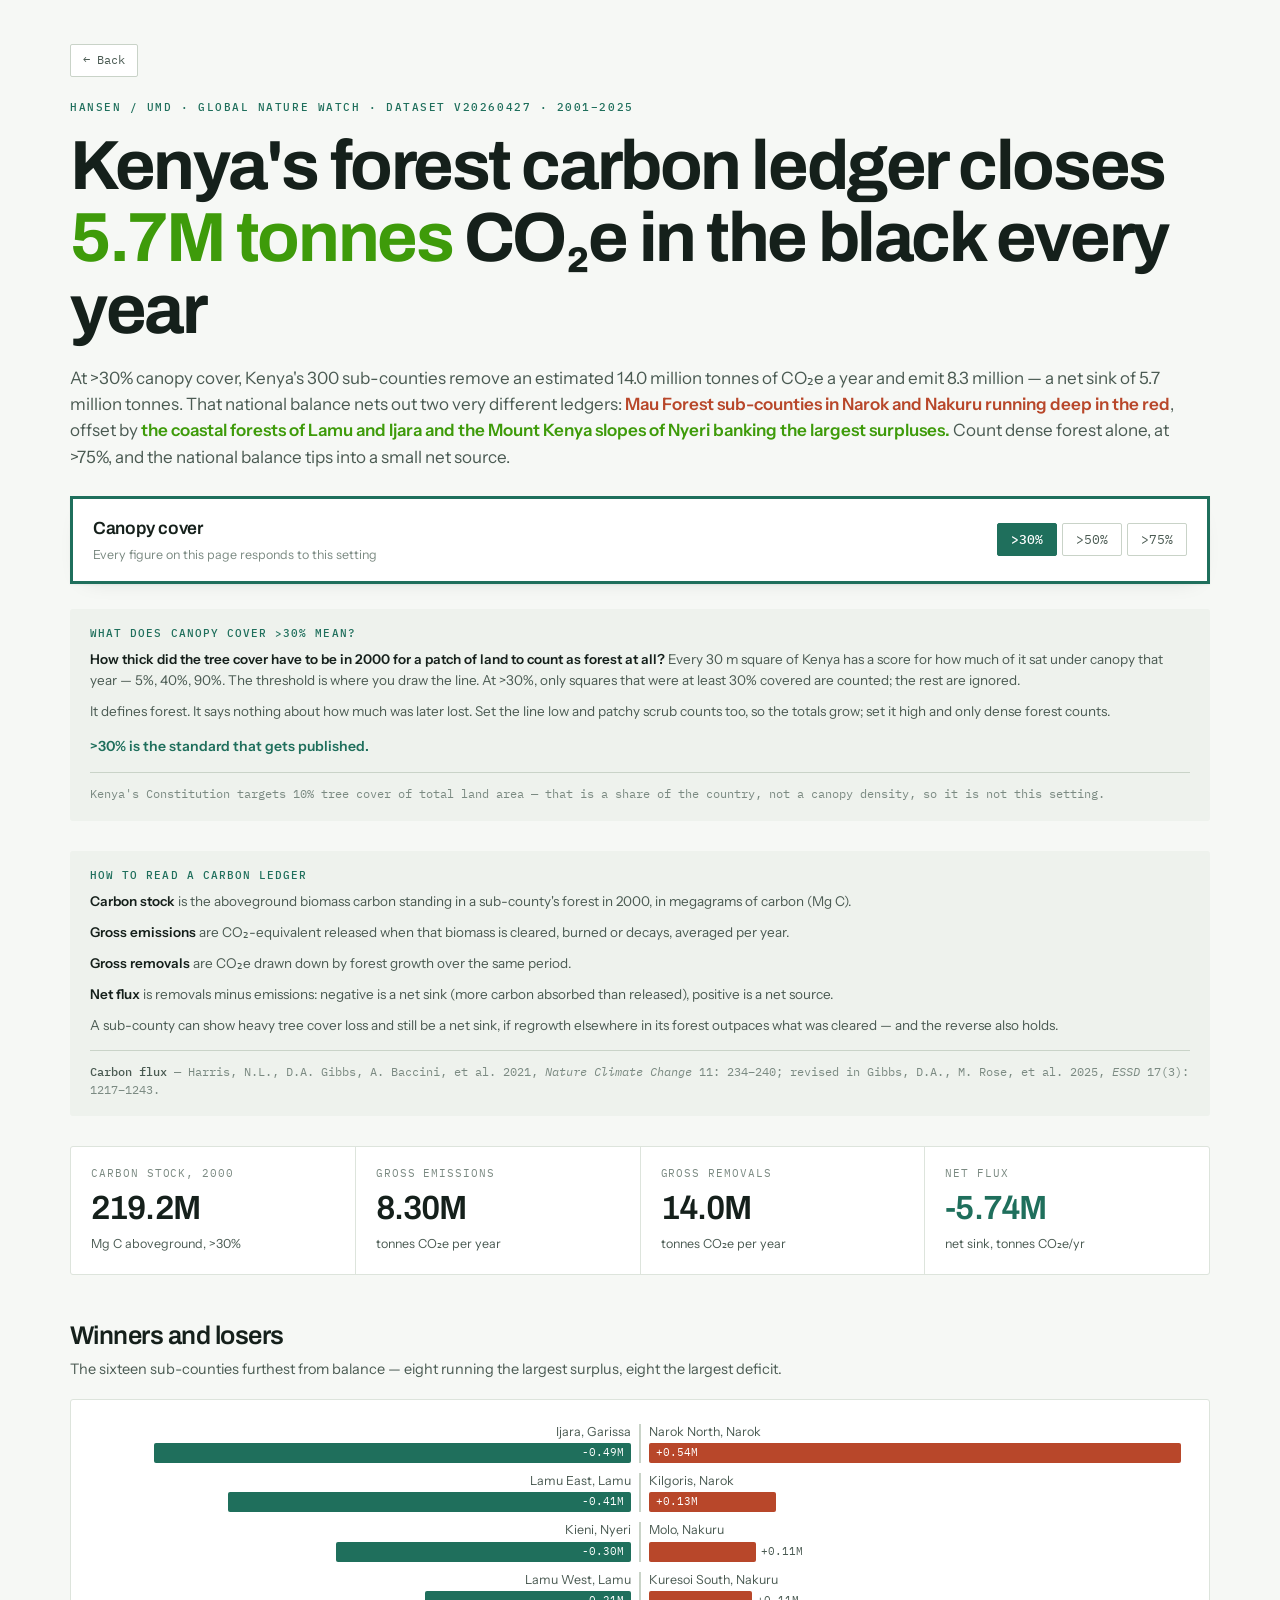
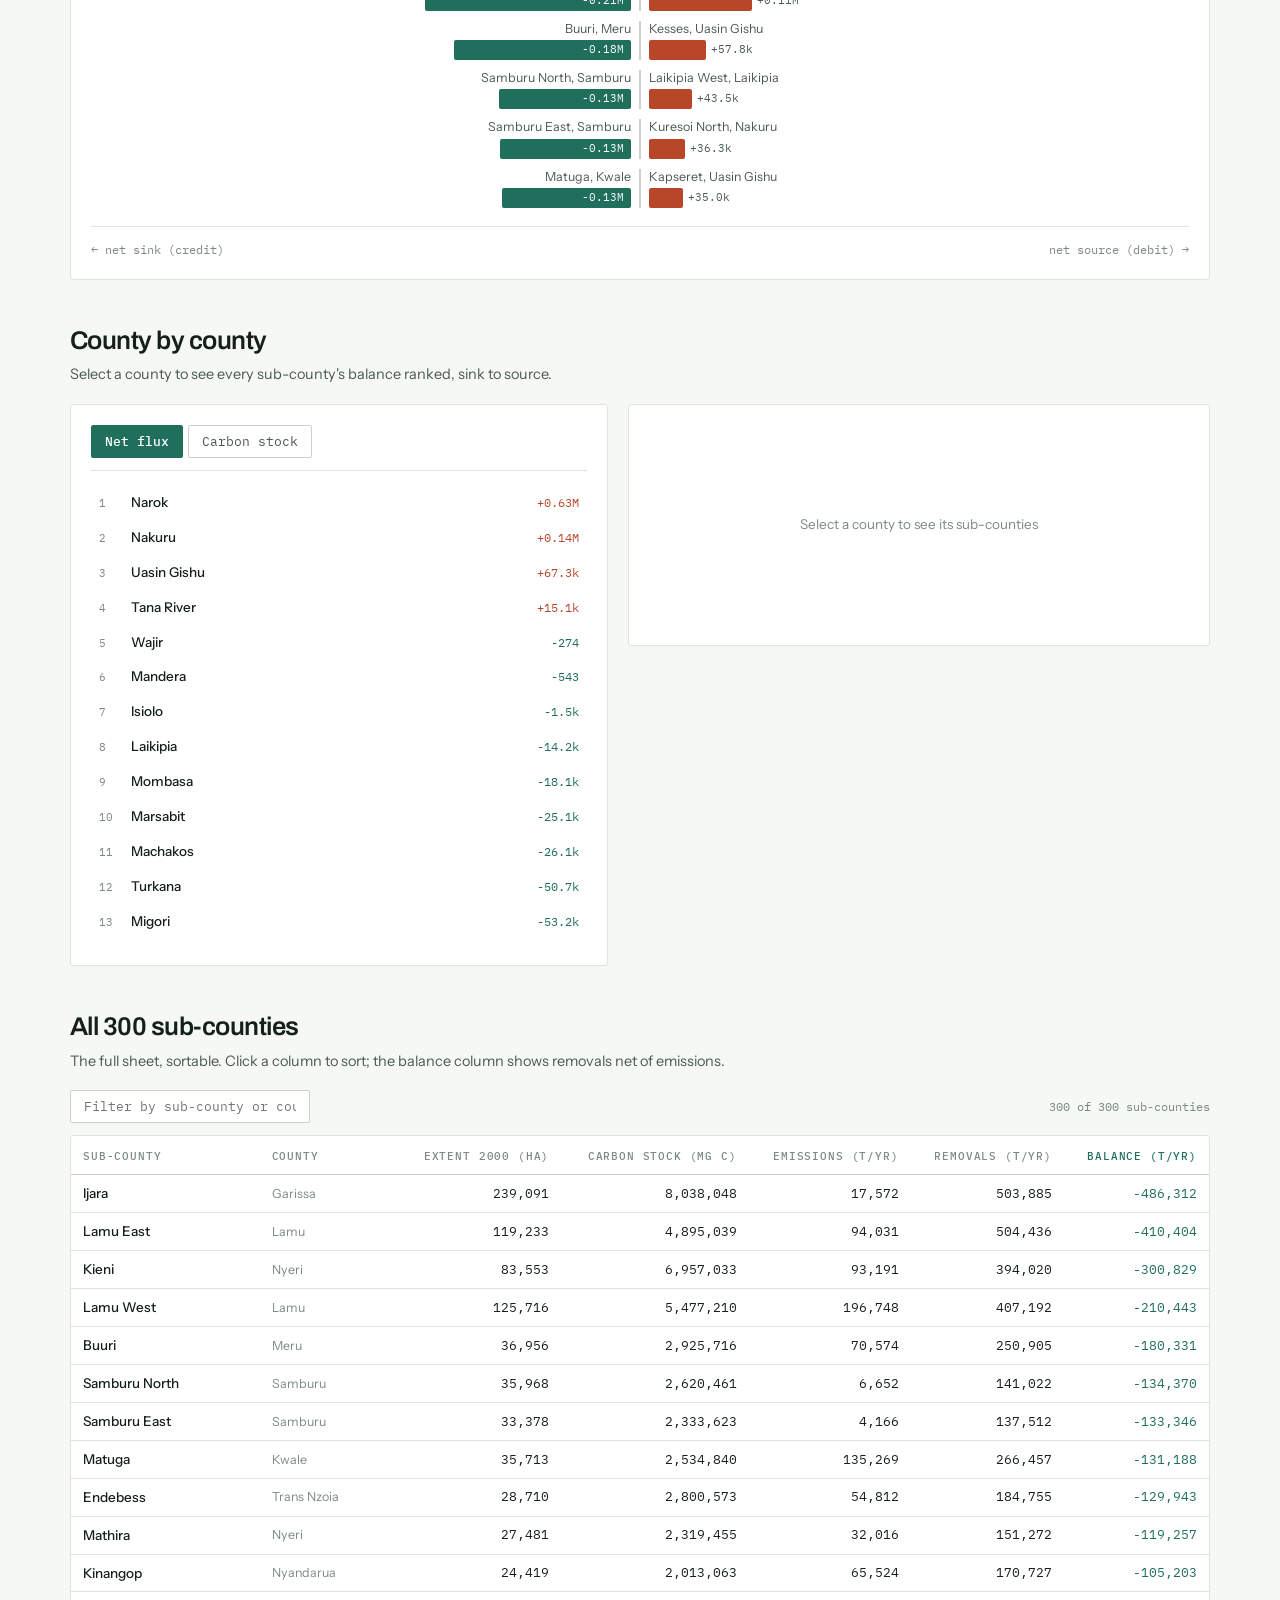
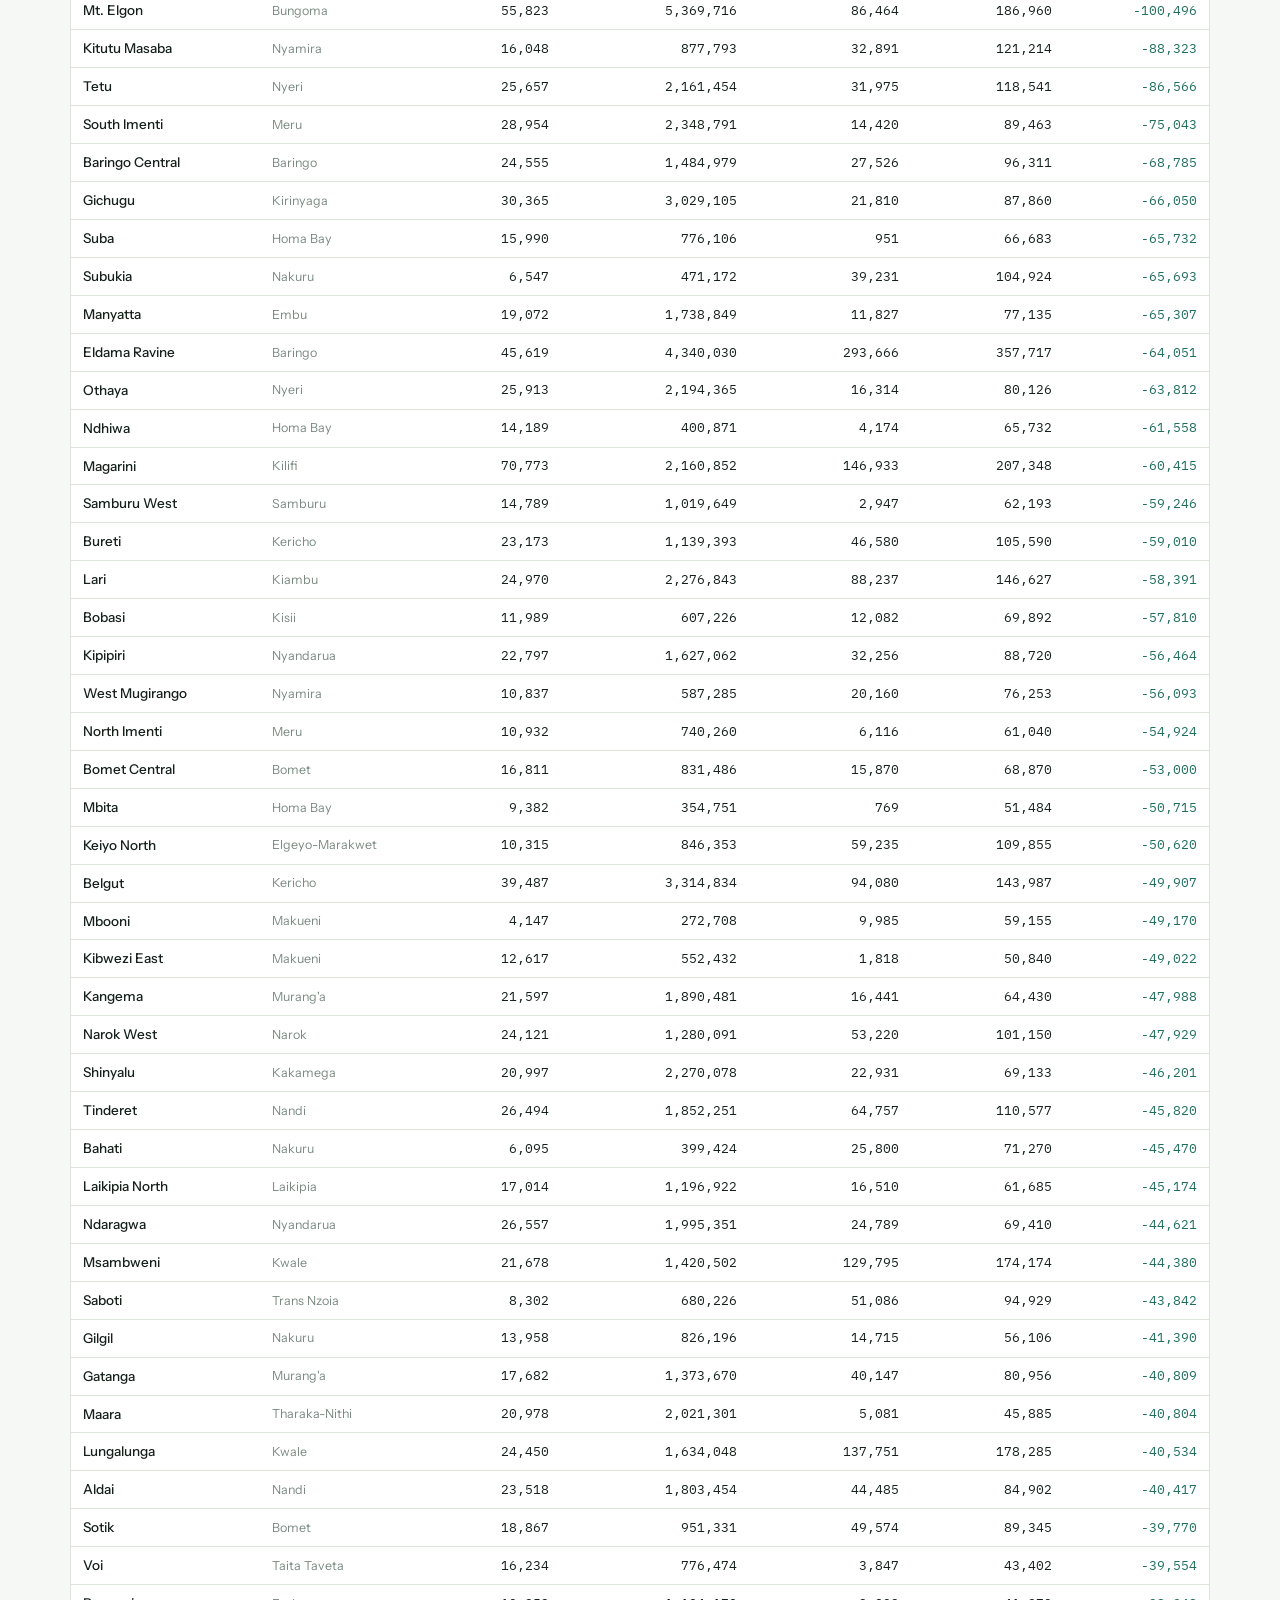
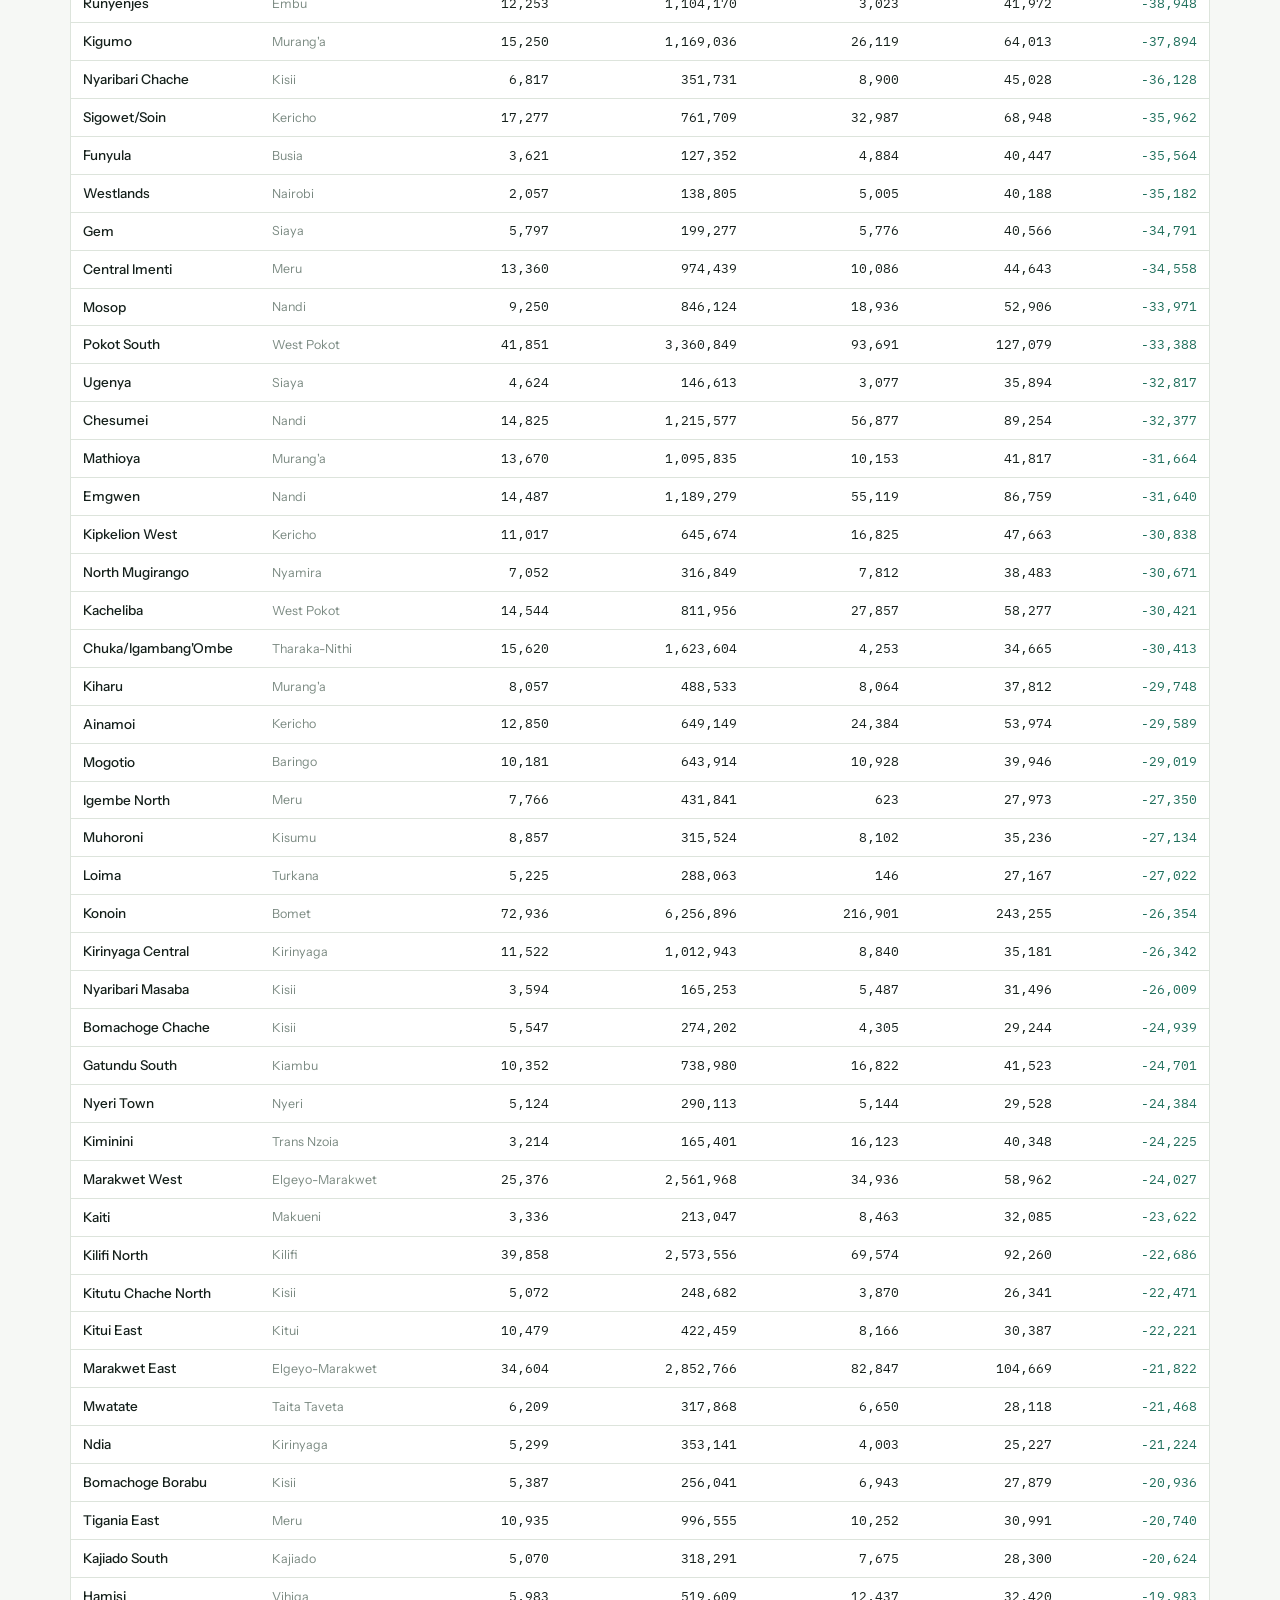
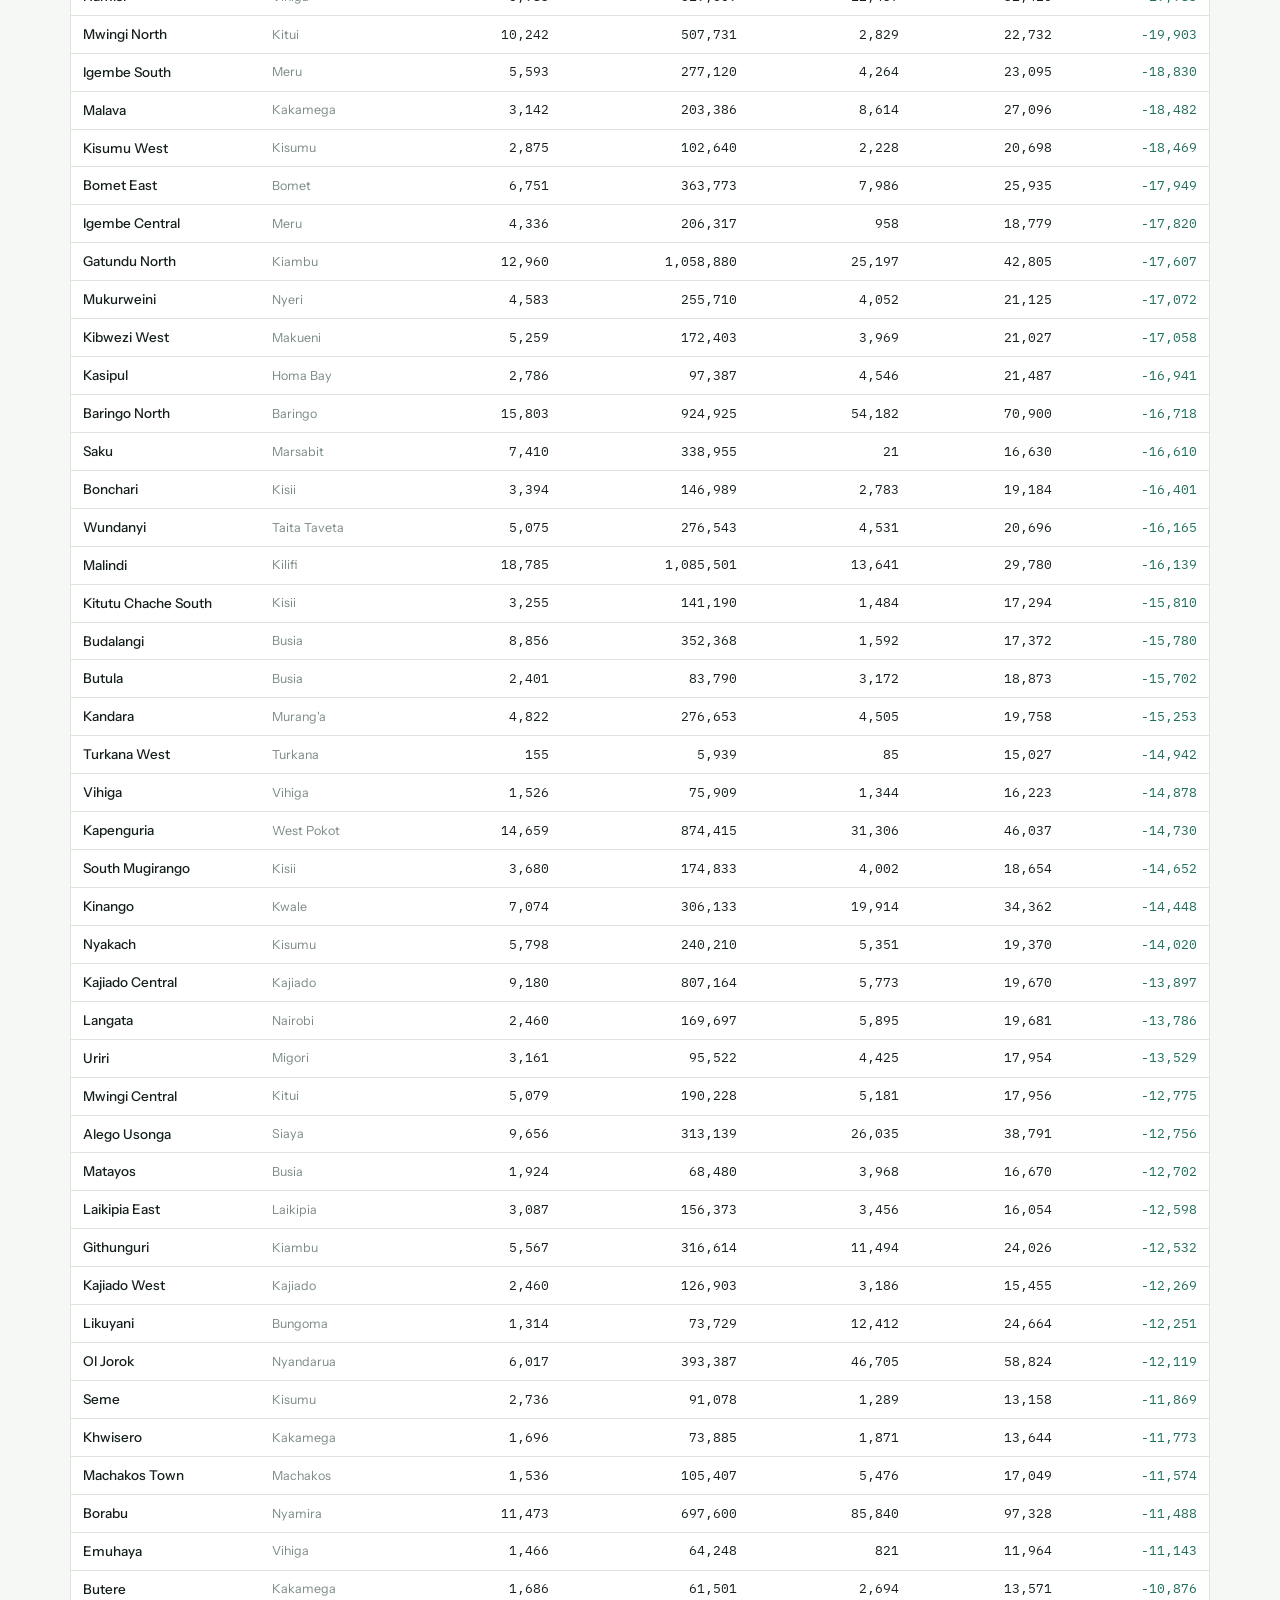
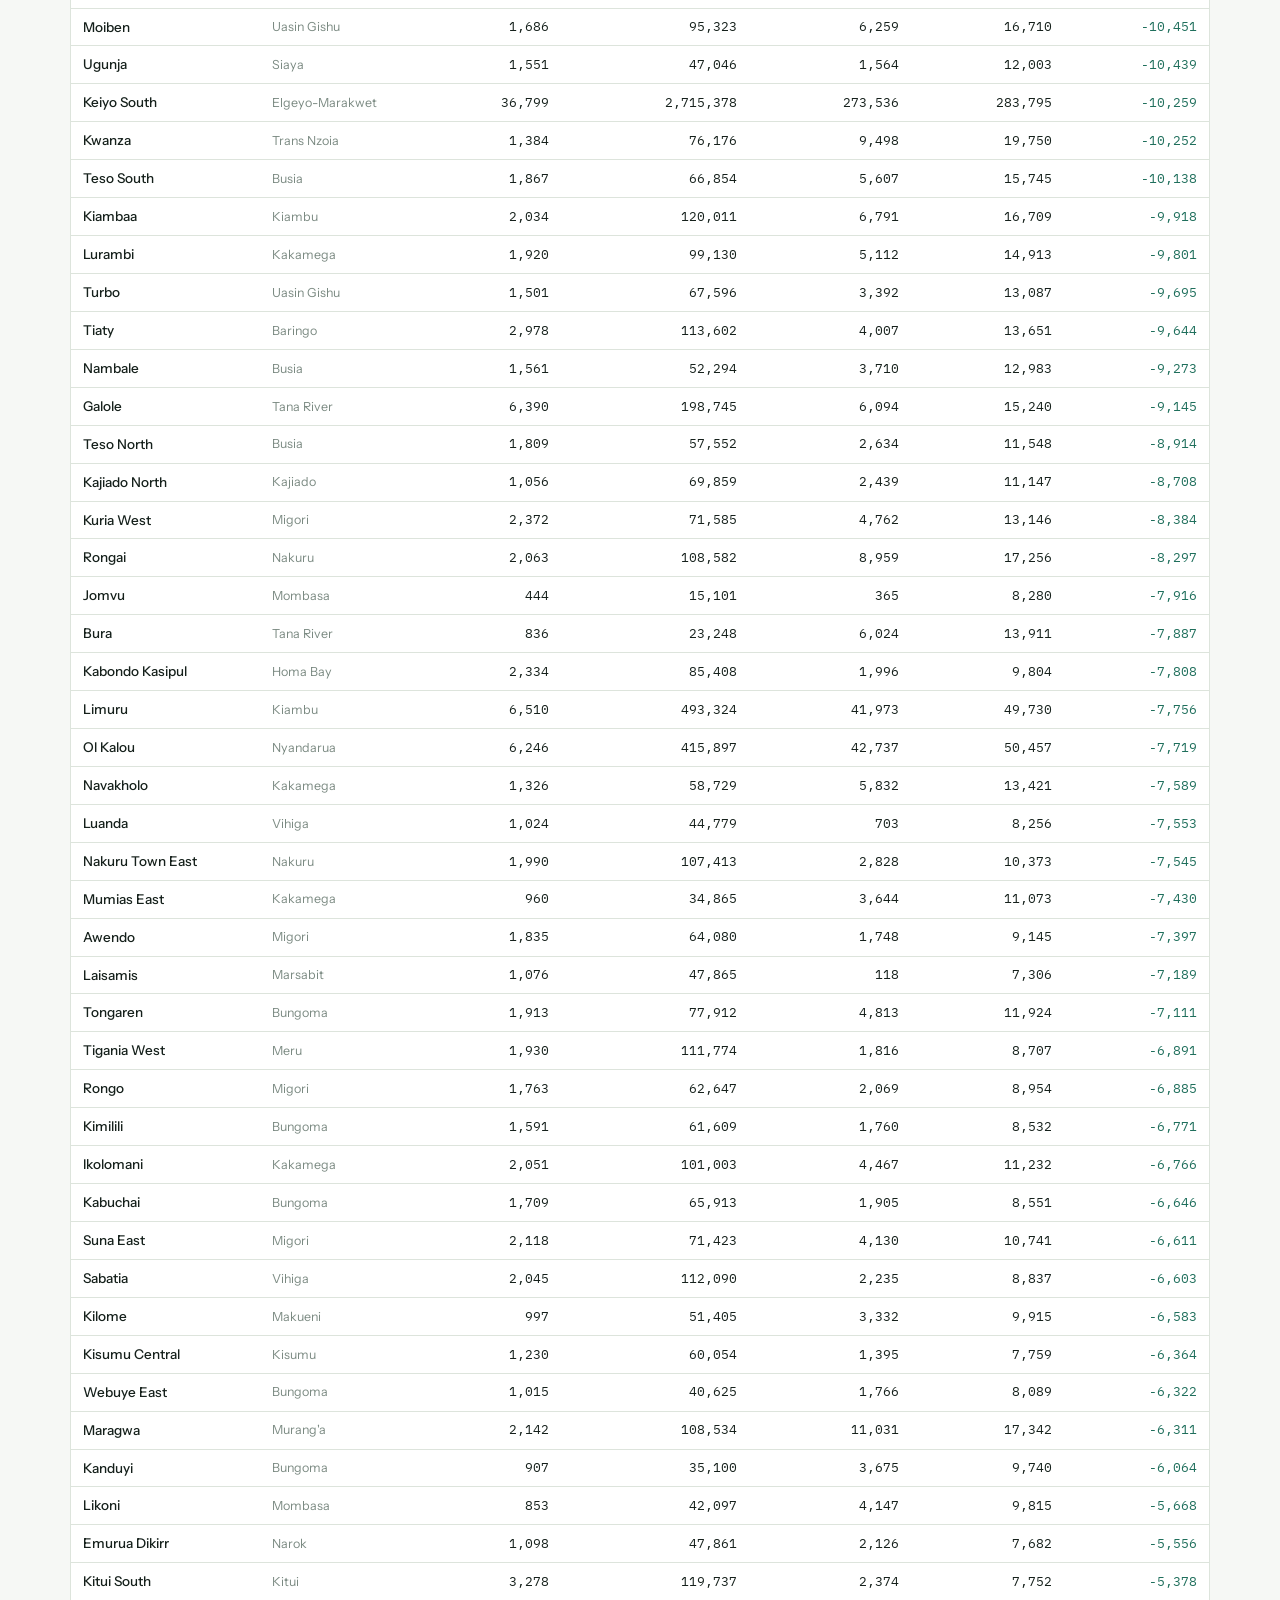
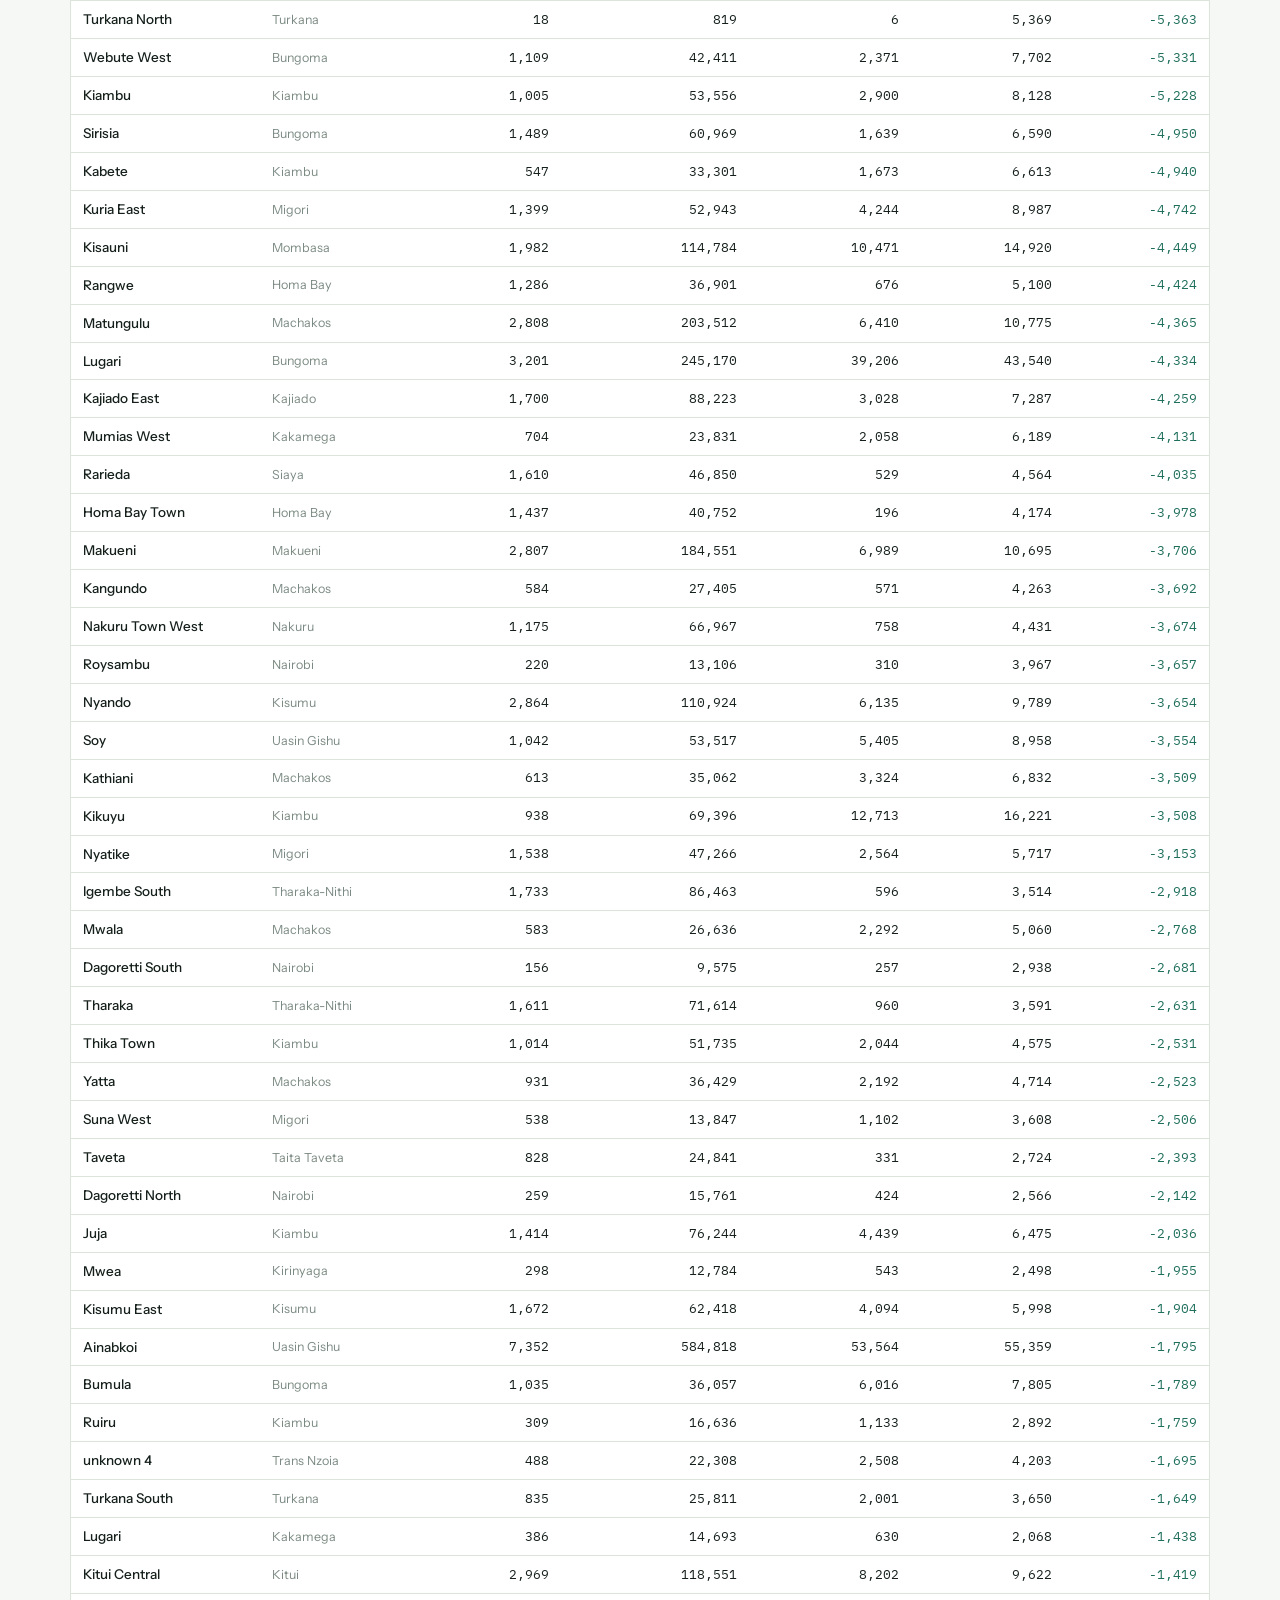
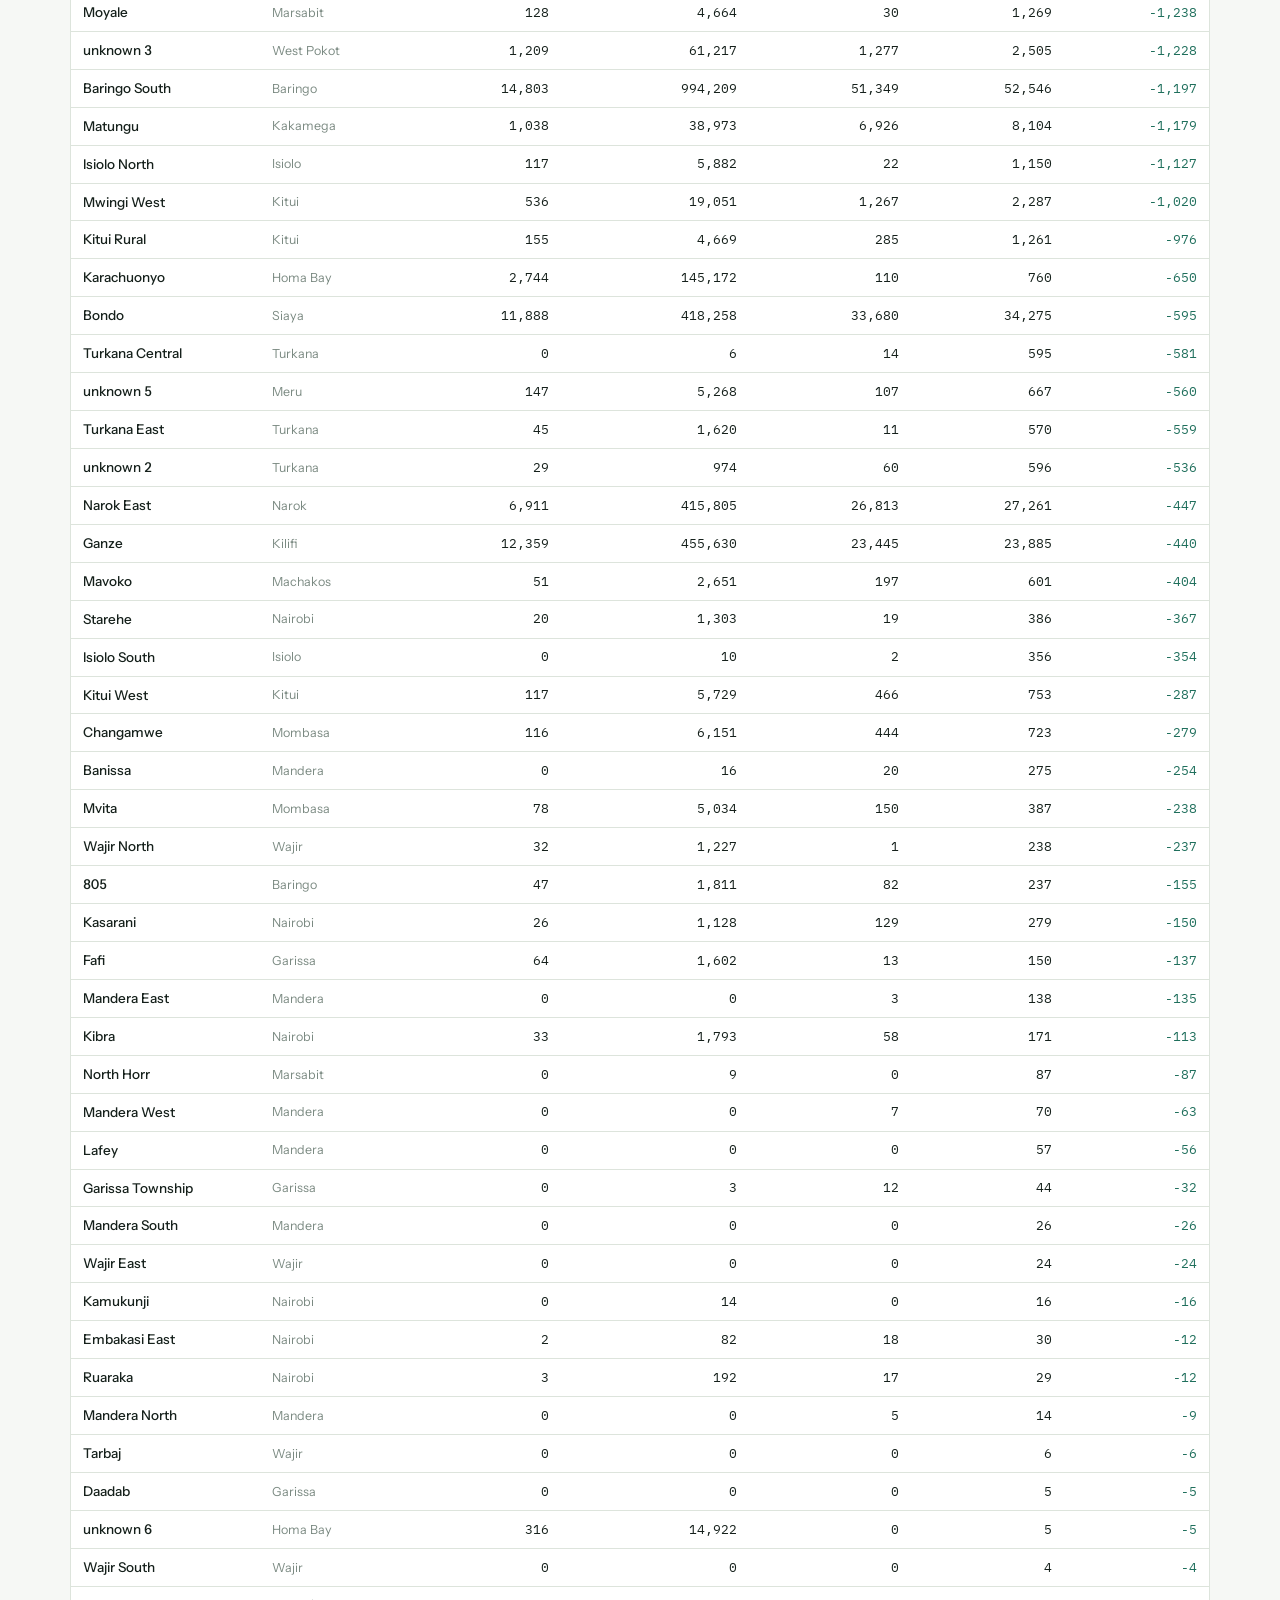
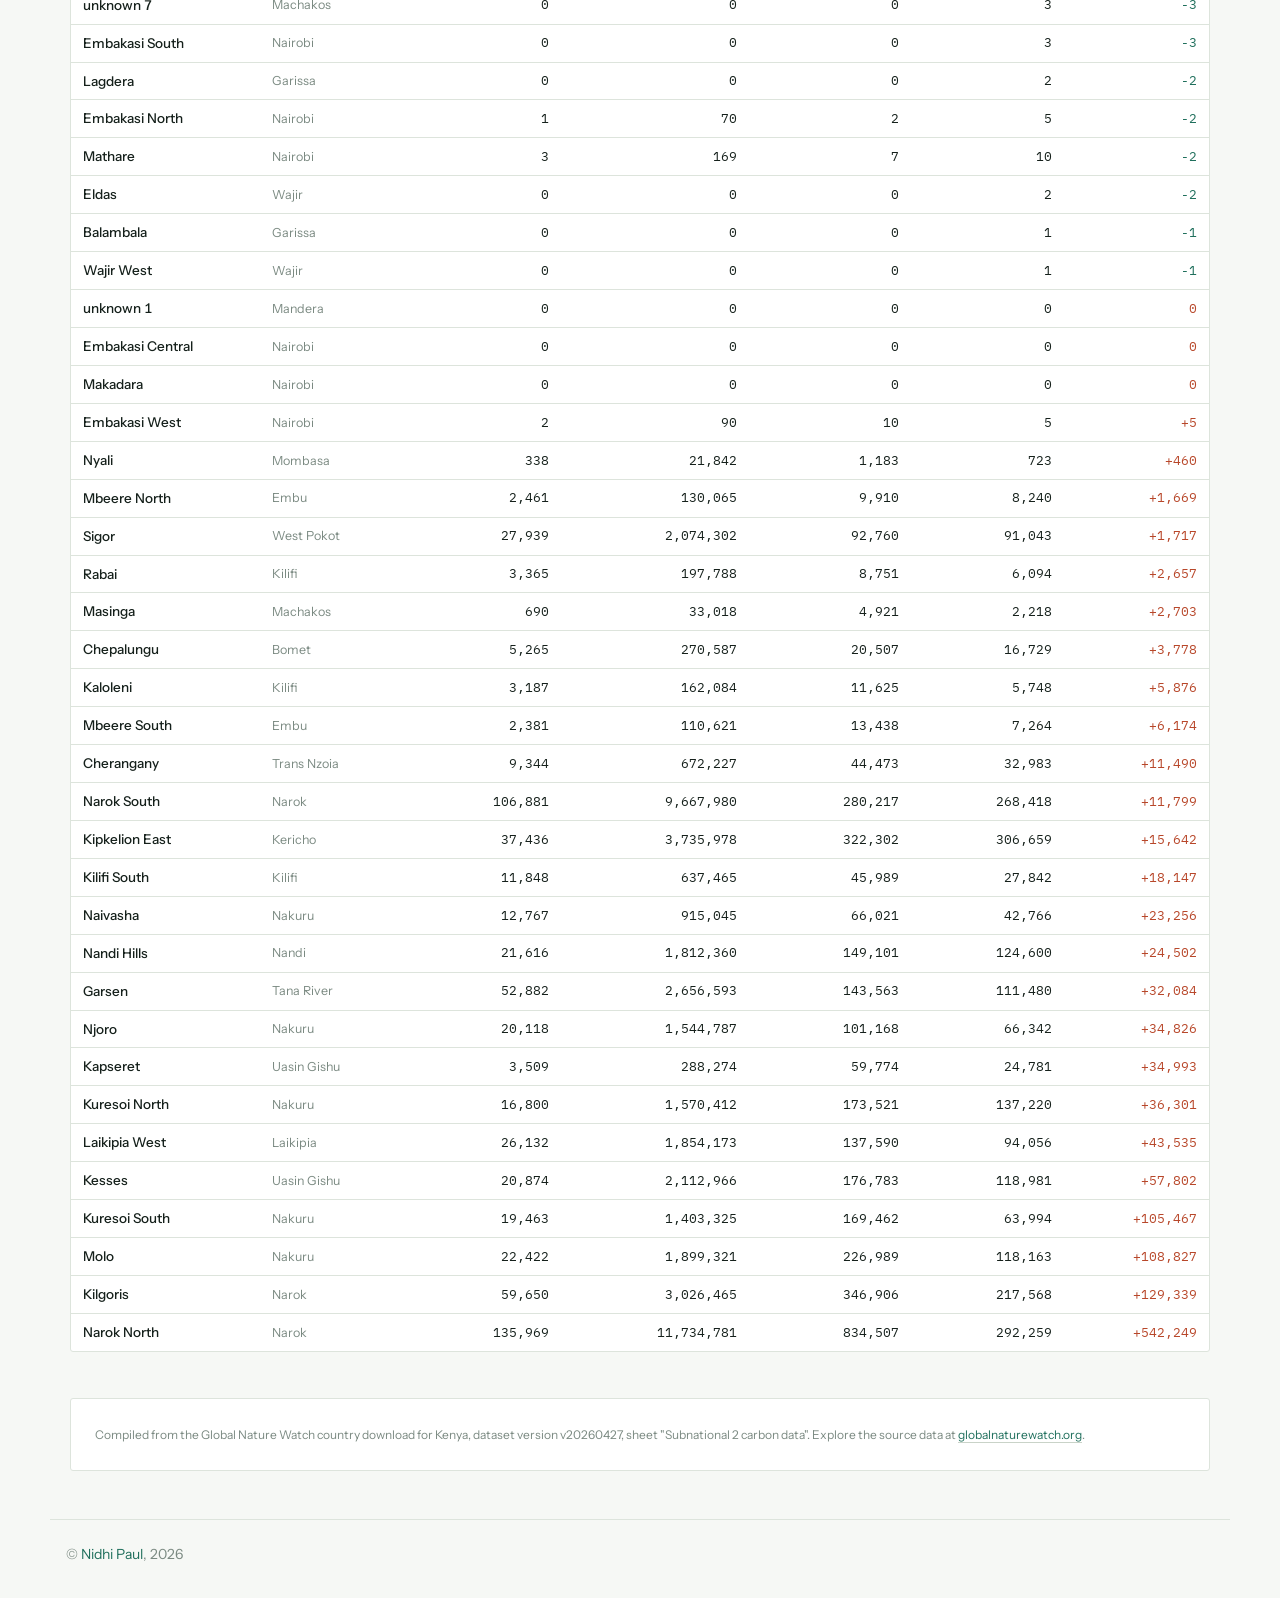
<file: forest-ledger/kenya-carbon-ledger.html>
<!doctype html><html><head><meta charset=utf8><meta name=viewport content="width=device-width,initial-scale=1,viewport-fit=cover"><style>:root{color-scheme:light;box-sizing:border-box;padding-top:env(safe-area-inset-top,0px);padding-bottom:env(safe-area-inset-bottom,0px)}html{scroll-padding-top:env(safe-area-inset-top,0px)}body{margin:0;padding:0;font:14px -apple-system,BlinkMacSystemFont,sans-serif;background:#faf9f5;color:#141413}img{max-width:100%}[hidden]:not([hidden=until-found i]){display:none!important}</style></head><body>
<title>Kenya Forest Carbon Ledger</title>
<meta name="description" content="Gross emissions, removals and net carbon flux for all 300 Kenyan sub-counties, 2001-2025. Hansen/UMD data via Global Nature Watch, dataset v20260427.">
<link rel="preconnect" href="https://fonts.googleapis.com">
<link rel="preconnect" href="https://fonts.gstatic.com" crossorigin>
<link rel="stylesheet" href="https://fonts.googleapis.com/css2?family=Archivo:wght@500;600;700&family=Instrument+Sans:wght@400;500;600&family=IBM+Plex+Mono:wght@400;500;600&display=swap">

<link rel="stylesheet" href="../css/style.css">
<style>
/* Ledger layout: a balance scale runs through every level -- country, county, sub-county --
   debits (emissions) and credits (removals) resolving into one signed balance (net flux). */
:root{
  color-scheme: light;
  --ground:      #f6f8f5;
  --surface:     #ffffff;
  --surface-2:   #eef2ed;
  --ink:         #15201b;
  --ink-2:       #4a5a52;
  --ink-3:       #7b8a82;
  --rule:        #dde4dc;
  --rule-2:      #c9d3c8;

  --credit:      #1f6f5c;  /* removals / net sink */
  --credit-soft: #e3f0eb;
  --debit:       #b8472a;  /* emissions / net source */
  --debit-soft:  #f7e7e1;
  --graphite:    #3f4d46;
  --graphite-2:  #97a79f;

  --shadow: 0 1px 2px rgba(21,32,27,.05), 0 8px 24px -16px rgba(21,32,27,.18);

  --canopy: var(--credit);
  --canopy-soft: var(--credit-soft);
  --ember: var(--debit);

  --f-display: "Archivo", "Helvetica Neue", Arial, sans-serif;
  --f-sans: "Instrument Sans", "Helvetica Neue", Arial, sans-serif;
  --f-mono: "IBM Plex Mono", ui-monospace, "SF Mono", Menlo, monospace;
}
@media (prefers-color-scheme: dark){
  :root:not([data-theme="light"]){
    color-scheme: dark;
    --ground:      #111512;
    --surface:     #181d19;
    --surface-2:   #1f2620;
    --ink:         #e7ebe6;
    --ink-2:       #a9b6ad;
    --ink-3:       #7d8b82;
    --rule:        #28302b;
    --rule-2:      #38423a;
    --credit:      #43a086;
    --credit-soft: #18312a;
    --debit:       #e0825e;
    --debit-soft:  #332019;
    --graphite:    #93a79d;
    --graphite-2:  #5b6b62;
    --shadow: 0 1px 2px rgba(0,0,0,.3), 0 8px 24px -16px rgba(0,0,0,.6);
  }
}
:root[data-theme="dark"]{
  color-scheme: dark;
  --ground:      #111512;
  --surface:     #181d19;
  --surface-2:   #1f2620;
  --ink:         #e7ebe6;
  --ink-2:       #a9b6ad;
  --ink-3:       #7d8b82;
  --rule:        #28302b;
  --rule-2:      #38423a;
  --credit:      #43a086;
  --credit-soft: #18312a;
  --debit:       #e0825e;
  --debit-soft:  #332019;
  --graphite:    #93a79d;
  --graphite-2:  #5b6b62;
  --shadow: 0 1px 2px rgba(0,0,0,.3), 0 8px 24px -16px rgba(0,0,0,.6);
}



.wrap {
  max-width: 1180px;
  margin: 0 auto;
  padding-inline: 20px;
}

/* ---------- masthead ---------- */




h1 {
  font-family: var(--f-display);
  font-weight: 700;
  font-size: clamp(2.2rem, 6.1vw, 4.35rem);
  line-height: 1.04;
  letter-spacing: -.035em;
  margin: 0 0 18px;
  max-width: none;
}
h1 em { font-style: normal; color: #3E9B0A; }

.standfirst {
  font-size: 1.0625rem;
  color: var(--ink-2);
  margin: 0;
}
.standfirst b, .standfirst strong { color: var(--ink); font-weight: 600; }

/* ---------- control bar ---------- */

.controls {
  position: sticky;
  top: 0;
  z-index: 20;
  margin-block: 26px 12px;
  padding: 16px 20px;
  background: var(--surface);
  border: 3px solid var(--canopy);
  box-shadow: var(--shadow);
  display: flex;
  flex-wrap: wrap;
  align-items: center;
  justify-content: space-between;
  gap: 12px 28px;
}







:focus-visible { outline: 2px solid var(--canopy); outline-offset: 2px; }

/* ---------- explainer ---------- */

.explainer p b { color: var(--ink); font-weight: 600; }
.explainer .cites {
  margin-top: 4px;
  padding-top: 12px;
  border-top: 1px solid var(--rule-2);
}
.explainer .cites p {
  font-family: var(--f-mono);
  font-size: 11.5px;
  color: var(--ink-3);
  margin: 0 0 7px;
}
.explainer .cites p:last-child { margin-bottom: 0; }
.explainer .cites b { color: var(--ink-2); font-weight: 500; }
.page-foot {
  margin-top: 46px;
  background: var(--surface);
  border: 1px solid var(--rule);
  border-radius: 3px;
  padding: 26px 24px;
  font-size: 12px;
  color: var(--ink-3);
  line-height: 1.6;
}

/* ---------- stat tiles ---------- */

.tile { background: var(--surface); padding: 18px 20px 20px; min-width: 0; }
.tile .k {
  font-family: var(--f-mono);
  font-size: 10.5px;
  letter-spacing: .09em;
  text-transform: uppercase;
  color: var(--ink-3);
  margin-bottom: 10px;
}
.tile .v {
  font-family: var(--f-display);
  font-weight: 600;
  font-size: 2.1rem;
  line-height: 1;
  letter-spacing: -.025em;
  font-variant-numeric: tabular-nums;
}
.tile .s { margin-top: 9px; font-size: 12.5px; color: var(--ink-2); }

/* ---------- sections ---------- */

h2 {
  font-family: var(--f-display);
  font-weight: 600;
  font-size: 1.6rem;
  line-height: 1.2;
  margin: 0 0 7px;
  letter-spacing: -.02em;
}

.panel {
  background: var(--surface);
  border: 1px solid var(--rule);
  border-radius: 3px;
  padding: 20px;
  min-width: 0;
}

/* ---------- diverging chart ---------- */


/* ---------- two-column band ---------- */


.rank-list { max-height: 460px; overflow-y: auto; display: flex; flex-direction: column; }

/* detail panel */
.detail-name {
  font-family: var(--f-display);
  font-size: 1.45rem;
  line-height: 1.15;
  letter-spacing: -.02em;
  margin: 0 0 4px;
  font-weight: 600;
}

/* ---------- full table ---------- */

.count { font-family: var(--f-mono); font-size: 11.5px; color: var(--ink-3); }
table.data { width: 100%; border-collapse: collapse; font-size: 13.5px; }
table.data th {
  text-align: right;
  font-family: var(--f-mono);
  font-weight: 500;
  font-size: 10.5px;
  letter-spacing: .08em;
  text-transform: uppercase;
  color: var(--ink-3);
  padding: 12px 12px 10px;
  border-bottom: 1px solid var(--rule-2);
  cursor: pointer;
  white-space: nowrap;
  user-select: none;
}
table.data th:hover, table.data th.active { color: var(--canopy); }
table.data th:first-child, table.data td:first-child { text-align: left; }
table.data td {
  padding: 8px 12px;
  border-bottom: 1px solid var(--rule);
  text-align: right;
  font-variant-numeric: tabular-nums;
  white-space: nowrap;
}
table.data td:not(:first-child):not(.state) { font-family: var(--f-mono); font-size: 12.5px; }
table.data td:first-child { white-space: normal; font-weight: 500; }
table.data td.state { color: var(--ink-3); font-size: 12.5px; text-align: left; }
table.data tr:last-child td { border-bottom: 0; }
table.data tr:hover td { background: var(--surface-2); }

/* ---------- responsive ---------- */

@media (max-width: 620px) {
  .wrap { padding-inline: 16px; }
  .tiles { grid-template-columns: 1fr; }
  .mini-grid { grid-template-columns: 1fr 1fr; }
  .controls { position: static; }
  #states-head { scroll-margin-top: 16px; }
}
@media (prefers-reduced-motion: reduce) {
  * { transition: none !important; animation: none !important; }
}
</style>

<div class="wrap">
  <header class="mast">
    <a class="back" href="index.html">&larr; Back</a>
    <p class="eyebrow">Hansen / UMD &middot; Global Nature Watch &middot; Dataset v20260427 &middot; 2001&ndash;2025</p>
    <h1>Kenya's forest carbon ledger closes <em>5.7M tonnes</em> CO&#8322;e in the black every year</h1>
    <p class="standfirst">
      At &gt;30% canopy cover, Kenya's 300 sub-counties remove an estimated 14.0 million tonnes of
      CO&#8322;e a year and emit 8.3 million &mdash; a net sink of 5.7 million tonnes. That national
      balance nets out two very different ledgers: <b class="sf-debit">Mau Forest sub-counties in Narok and
      Nakuru running deep in the red</b>, offset by <b class="sf-credit">the coastal forests of Lamu and Ijara and
      the Mount Kenya slopes of Nyeri banking the largest surpluses.</b> Count dense forest alone, at
      &gt;75%, and the national balance tips into a small net source.
    </p>
  </header>

  <div class="controls">
    <div class="ctl-head">
      <span class="ctl-title">Canopy cover</span>
      <span class="ctl-hint">Every figure on this page responds to this setting</span>
    </div>
    <div class="chips" id="th-chips" role="group" aria-label="Canopy density threshold"></div>
  </div>

  <aside class="explainer">
    <h2 id="explainer-title">What does Canopy cover &gt;30% mean?</h2>
    <p>
      <strong>How thick did the tree cover have to be in 2000 for a patch of land to count as
      forest at all?</strong> Every 30 m square of Kenya has a score for how much of it sat under
      canopy that year — 5%, 40%, 90%. The threshold is where you draw the line. At
      &gt;<span id="ex-th-a">30</span>%, only squares that were at least
      <span id="ex-th-b">30</span>% covered are counted; the rest are ignored.
    </p>
    <p>
      It defines forest. It says nothing about how much was later lost. Set the line low and
      patchy scrub counts too, so the totals grow; set it high and only dense forest counts.
    </p>
    <p class="explainer-std"><strong>&gt;30% is the standard that gets published.</strong></p>
    <p class="explainer-note">
      Kenya's Constitution targets 10% tree cover of total land area &mdash; that is a share of the
      country, not a canopy density, so it is not this setting.
    </p>
  </aside>
  <aside class="explainer">
    <h2>How to read a carbon ledger</h2>
    <p class="how"><b>Carbon stock</b> is the aboveground biomass carbon standing in a sub-county's forest in 2000, in megagrams of carbon (Mg C).</p>
    <p class="how"><b>Gross emissions</b> are CO&#8322;-equivalent released when that biomass is cleared, burned or decays, averaged per year.</p>
    <p class="how"><b>Gross removals</b> are CO&#8322;e drawn down by forest growth over the same period.</p>
    <p class="how"><b>Net flux</b> is removals minus emissions: negative is a net sink (more carbon absorbed than released), positive is a net source.</p>
    <p class="how">A sub-county can show heavy tree cover loss and still be a net sink, if regrowth elsewhere in its forest outpaces what was cleared &mdash; and the reverse also holds.</p>
    <div class="cites">
      <p><b>Carbon flux</b> &mdash; Harris, N.L., D.A. Gibbs, A. Baccini, et al. 2021, <i>Nature Climate Change</i> 11: 234&ndash;240; revised in Gibbs, D.A., M. Rose, et al. 2025, <i>ESSD</i> 17(3): 1217&ndash;1243.</p>
    </div>
  </aside>

  <div class="tiles" id="tiles"></div>

  <section>
    <div class="sec-head">
      <h2>Winners and losers</h2>
      <p>The sixteen sub-counties furthest from balance &mdash; eight running the largest surplus, eight the largest deficit.</p>
    </div>
    <div class="panel">
      <div class="divchart" id="divchart"></div>
      <div class="divlegend"><span>&larr; net sink (credit)</span><span>net source (debit) &rarr;</span></div>
    </div>
  </section>

  <section>
    <div class="sec-head" id="states-head">
      <h2>County by county</h2>
      <p>Select a county to see every sub-county's balance ranked, sink to source.</p>
    </div>
    <div class="band">
      <div class="panel">
        <div class="rank-head">
          <div class="chips" id="metric-chips" role="group" aria-label="Ranking metric">
            <button class="chip" type="button" id="m-nf" data-metric="nf" aria-pressed="true">Net flux</button>
            <button class="chip" type="button" id="m-agc" data-metric="agc" aria-pressed="false">Carbon stock</button>
          </div>
        </div>
        <div class="rank-list" id="rank"></div>
      </div>
      <div class="panel detail" id="detail"></div>
    </div>
  </section>

  <section>
    <div class="sec-head">
      <h2>All 300 sub-counties</h2>
      <p>The full sheet, sortable. Click a column to sort; the balance column shows removals net of emissions.</p>
    </div>
    <div class="table-head-row">
      <input class="search" id="search" type="text" placeholder="Filter by sub-county or county&hellip;" aria-label="Filter sub-counties">
      <span class="count" id="rowcount"></span>
    </div>
    <div class="table-scroll">
      <table class="data" id="fulltable">
        <thead><tr>
          <th data-key="name" style="text-align:left">Sub-county</th>
          <th data-key="state" style="text-align:left">County</th>
          <th data-key="extent">Extent 2000 (ha)</th>
          <th data-key="agc">Carbon stock (Mg C)</th>
          <th data-key="emissions">Emissions (t/yr)</th>
          <th data-key="removals">Removals (t/yr)</th>
          <th data-key="netFlux" class="active">Balance (t/yr)</th>
        </tr></thead>
        <tbody id="fulltable-body"></tbody>
      </table>
    </div>
  </section>

  <footer class="page-foot">
    <p>Compiled from the Global Nature Watch country download for Kenya, dataset version v20260427, sheet "Subnational 2 carbon data". Explore the source data at <a href="https://www.globalnaturewatch.org" target="_blank" rel="noopener">globalnaturewatch.org</a>.</p>
  </footer>
</div>

<script id="payload" type="application/json">{"meta":{"years":[2001,2002,2003,2004,2005,2006,2007,2008,2009,2010,2011,2012,2013,2014,2015,2016,2017,2018,2019,2020,2021,2022,2023,2024,2025],"thresholds":[30,50,75]},"states":[{"name":"Baringo","districts":[{"name":"805","th":{"30":{"extent":47,"agc":1811,"density":38,"emissions":82,"removals":237,"netFlux":-155,"yearly":[0,41,20,36,18,0,24,96,0,0,928,25,26,23,0,0,29,25,0,0,692,65,0,0,0]},"50":{"extent":1,"agc":41,"density":53,"emissions":9,"removals":40,"netFlux":-31,"yearly":[0,25,0,0,0,0,24,0,0,0,152,0,0,0,0,0,0,0,0,0,23,0,0,0,0]},"75":{"extent":0,"agc":0,"density":0,"emissions":1,"removals":39,"netFlux":-38,"yearly":[0,0,0,0,0,0,0,0,0,0,0,0,0,0,0,0,0,0,0,0,23,0,0,0,0]}}},{"name":"Baringo Central","th":{"30":{"extent":24555,"agc":1484979,"density":60,"emissions":27526,"removals":96311,"netFlux":-68785,"yearly":[7459,14862,2133,18531,8673,13730,15551,17007,17707,4245,16267,19874,20343,22459,38810,52332,68617,44848,32936,28250,23157,23893,45464,91863,39133]},"50":{"extent":10258,"agc":840910,"density":82,"emissions":14585,"removals":36243,"netFlux":-21658,"yearly":[7012,13462,1545,16456,7910,11512,13471,14806,15546,3900,14069,18195,8242,8382,14199,26862,33232,16851,12129,11522,5560,9365,18102,45260,17041]},"75":{"extent":4278,"agc":481033,"density":112,"emissions":7816,"removals":13370,"netFlux":-5554,"yearly":[4418,8494,956,10219,5293,5988,6921,8800,8958,2764,9677,14038,5458,4176,6080,14720,17285,6711,3795,5565,1626,2867,9154,23732,7717]}}},{"name":"Baringo North","th":{"30":{"extent":15803,"agc":924925,"density":59,"emissions":54182,"removals":70900,"netFlux":-16718,"yearly":[4786,9316,2748,24898,4688,10780,7842,26397,20255,3675,12800,32793,40360,83677,116294,113731,157831,103866,69130,47475,41108,92067,112337,124538,91147]},"50":{"extent":6447,"agc":556514,"density":86,"emissions":23868,"removals":24857,"netFlux":-989,"yearly":[4084,8378,2272,21356,3753,8398,5892,19034,12543,3340,9341,29966,18078,51784,55081,63675,65124,34077,18607,13490,12384,31676,31896,42802,29666]},"75":{"extent":3143,"agc":362557,"density":115,"emissions":13199,"removals":11779,"netFlux":1420,"yearly":[2912,5339,1127,9689,2138,4369,2838,7334,3116,2104,5981,19976,13032,45112,40530,51558,38223,13248,2331,3368,4434,12301,9517,15786,13602]}}},{"name":"Baringo South","th":{"30":{"extent":14803,"agc":994209,"density":67,"emissions":51349,"removals":52546,"netFlux":-1197,"yearly":[41654,33852,91599,153952,110985,104503,37099,71493,45789,84249,60706,36378,11907,14246,70874,15596,61626,37552,51486,40643,23390,9565,24258,36738,13593]},"50":{"extent":7195,"agc":653127,"density":91,"emissions":44184,"removals":20573,"netFlux":23611,"yearly":[40096,32022,90467,151932,108565,101774,35186,65259,41420,82739,57756,35064,6688,3950,60943,5289,45135,24031,36754,26735,6620,3231,15210,20369,7364]},"75":{"extent":4637,"agc":492681,"density":106,"emissions":39420,"removals":11660,"netFlux":27760,"yearly":[35338,27701,84066,145751,101486,94255,30438,52950,33566,77622,51248,32039,4639,2527,57993,2095,39682,18193,32643,22132,4364,2574,12819,13914,5465]}}},{"name":"Eldama Ravine","th":{"30":{"extent":45619,"agc":4340030,"density":95,"emissions":293666,"removals":357717,"netFlux":-64051,"yearly":[32932,173034,27394,88637,158642,62362,129540,208776,241395,283297,472654,517247,181655,22546,518667,1154729,1469738,387705,83964,133735,13083,37585,159089,319647,463602]},"50":{"extent":38897,"agc":4029146,"density":104,"emissions":283966,"removals":318660,"netFlux":-34694,"yearly":[32208,169718,26290,86835,156934,59668,127019,203402,237963,282440,452485,514405,168290,18620,507737,1125682,1431537,372727,79978,118515,7774,32822,149645,302158,434297]},"75":{"extent":32689,"agc":3626498,"density":111,"emissions":262512,"removals":272834,"netFlux":-10322,"yearly":[27568,153191,22478,75979,148743,52553,115471,183340,225495,274249,405837,491725,150500,14826,475665,1036099,1349023,340429,73943,98946,5366,30545,141493,275114,394233]}}},{"name":"Mogotio","th":{"30":{"extent":10181,"agc":643914,"density":63,"emissions":10928,"removals":39946,"netFlux":-29019,"yearly":[1431,2593,2132,16082,4723,14807,21637,12421,16964,4696,10000,9572,5573,1397,7080,5148,20231,38547,7273,19098,3257,4315,5312,32135,6774]},"50":{"extent":4364,"agc":374469,"density":86,"emissions":9288,"removals":16115,"netFlux":-6828,"yearly":[1232,2285,1935,15650,4063,13402,19424,11115,15961,4538,9114,9351,4023,992,6623,2269,17218,33436,5635,15401,1194,2940,2323,27275,4793]},"75":{"extent":2136,"agc":237099,"density":111,"emissions":7091,"removals":7532,"netFlux":-442,"yearly":[1125,1459,1554,11770,2701,10349,13606,8240,12457,3772,6650,7389,2795,912,6039,1583,13510,27380,3529,12534,695,1567,1278,21424,2955]}}},{"name":"Tiaty","th":{"30":{"extent":2978,"agc":113602,"density":38,"emissions":4007,"removals":13651,"netFlux":-9644,"yearly":[24,927,249,4221,4368,3471,877,4274,4807,122,8535,754,2498,3936,3532,8399,9368,3119,4032,4040,3800,2291,8872,5919,7739]},"50":{"extent":507,"agc":28852,"density":57,"emissions":1088,"removals":3879,"netFlux":-2791,"yearly":[0,238,32,706,2172,1474,246,2620,4030,83,7720,295,105,492,537,871,693,362,214,225,124,169,759,2153,884]},"75":{"extent":22,"agc":2330,"density":104,"emissions":179,"removals":2191,"netFlux":-2012,"yearly":[0,0,0,0,365,102,0,175,76,0,2586,0,19,15,0,0,0,0,0,0,66,128,188,423,319]}}}]},{"name":"Bomet","districts":[{"name":"Bomet Central","th":{"30":{"extent":16811,"agc":831486,"density":49,"emissions":15870,"removals":68870,"netFlux":-53000,"yearly":[11207,8009,6637,5178,3017,20217,4665,13445,2089,33748,3982,18171,23692,1075,357,14478,11998,30964,32622,91232,4517,7321,10673,31009,6444]},"50":{"extent":4383,"agc":279304,"density":64,"emissions":9601,"removals":18752,"netFlux":-9150,"yearly":[10712,6933,6212,4687,2638,18597,4436,12395,1994,33132,3602,15790,5767,547,357,10146,4658,16534,12564,39405,2998,4242,4630,13762,3297]},"75":{"extent":715,"agc":72553,"density":102,"emissions":6057,"removals":4755,"netFlux":1302,"yearly":[7270,3966,4185,3317,1483,12784,3261,8597,1480,28207,2268,9835,1668,493,287,7430,2622,11025,5755,17331,2163,2938,3365,7745,1955]}}},{"name":"Bomet East","th":{"30":{"extent":6751,"agc":363773,"density":54,"emissions":7986,"removals":25935,"netFlux":-17949,"yearly":[25280,12600,5938,4475,2893,10517,6412,7438,5425,12877,5266,9330,8351,82,1686,6251,6267,12138,7183,29722,1151,2047,3610,11107,1613]},"50":{"extent":1897,"agc":151278,"density":80,"emissions":5575,"removals":6477,"netFlux":-902,"yearly":[21551,11470,5405,4327,2159,9357,5960,6314,4653,12644,4515,8508,1645,57,1487,3882,3127,7400,3175,10510,817,1542,1920,5999,955]},"75":{"extent":883,"agc":93617,"density":106,"emissions":3923,"removals":2818,"netFlux":1104,"yearly":[14349,8788,3692,3005,756,6712,4766,4988,4318,11618,3064,6911,529,0,1125,2968,1394,4450,1854,5369,734,1323,1551,3163,637]}}},{"name":"Chepalungu","th":{"30":{"extent":5265,"agc":270587,"density":51,"emissions":20507,"removals":16729,"netFlux":3778,"yearly":[67990,8122,3086,2765,2674,17544,106306,8538,23192,305,8583,35188,60661,1029,44974,1224,52074,25174,27657,9984,1458,697,2057,875,507]},"50":{"extent":1668,"agc":118408,"density":71,"emissions":13801,"removals":4613,"netFlux":9188,"yearly":[64775,2950,2192,2453,1900,16063,103410,7338,22156,305,6428,28824,31144,737,12795,536,15288,7610,10672,3409,1300,569,1001,758,410]},"75":{"extent":629,"agc":61128,"density":97,"emissions":9459,"removals":2761,"netFlux":6697,"yearly":[60035,659,1715,1933,1455,15079,92367,5163,17560,249,4027,17015,3607,68,1891,402,1979,2029,3284,2308,1300,548,845,546,410]}}},{"name":"Konoin","th":{"30":{"extent":72936,"agc":6256896,"density":86,"emissions":216901,"removals":243255,"netFlux":-26354,"yearly":[101612,279232,297637,304100,184952,321817,376719,380065,128731,106662,146711,325994,291111,109849,106826,131587,107808,178174,338703,607220,76133,76972,91779,250616,101526]},"50":{"extent":53217,"agc":5322628,"density":100,"emissions":194284,"removals":160160,"netFlux":34124,"yearly":[100518,275798,291881,301992,182434,319181,374011,377576,128119,105559,144189,318661,244869,102278,97075,109584,79594,136294,249928,445910,65270,66441,69498,185135,85295]},"75":{"extent":35582,"agc":4213219,"density":118,"emissions":157185,"removals":94837,"netFlux":62348,"yearly":[93765,258289,262833,284941,170477,299909,356295,360396,124851,99014,137061,293141,164412,72396,70245,75207,55081,90340,117901,218290,54768,54475,49821,112361,53359]}}},{"name":"Sotik","th":{"30":{"extent":18867,"agc":951331,"density":50,"emissions":49574,"removals":89345,"netFlux":-39770,"yearly":[43081,25428,20020,35277,23426,59307,106772,63318,27029,28973,39587,54433,63578,19114,24463,22454,72938,41090,123961,109293,13068,33033,67109,85711,36895]},"50":{"extent":4847,"agc":348098,"density":72,"emissions":38358,"removals":31248,"netFlux":7111,"yearly":[42226,22709,18605,34438,22038,56259,103943,57605,26190,28091,37033,49951,35424,13633,18660,15221,54004,23727,69539,60820,10399,24463,46997,58183,28804]},"75":{"extent":1475,"agc":155929,"density":106,"emissions":28925,"removals":17716,"netFlux":11210,"yearly":[39485,18158,15366,31798,18822,50325,96962,45021,24166,24159,31809,41840,20466,7654,8009,9415,26753,15000,33252,34458,8510,19318,36567,42825,22995]}}}]},{"name":"Bungoma","districts":[{"name":"Bumula","th":{"30":{"extent":1035,"agc":36057,"density":35,"emissions":6016,"removals":7805,"netFlux":-1789,"yearly":[15358,3364,8261,7575,5703,13841,12753,8621,2495,12007,3277,29998,889,233,232,450,1252,1198,2510,2443,2350,4164,4001,2312,5104]},"50":{"extent":151,"agc":8733,"density":58,"emissions":2871,"removals":2765,"netFlux":106,"yearly":[9176,2042,3105,2845,1984,6381,4865,3449,811,5096,1378,9200,305,176,78,419,727,596,1456,1823,2065,3815,3358,1834,4782]},"75":{"extent":14,"agc":1830,"density":128,"emissions":1239,"removals":2256,"netFlux":-1017,"yearly":[2720,14,1054,239,171,748,637,972,75,726,298,2535,305,176,78,419,514,443,1456,1796,2065,3815,3140,1834,4737]}}},{"name":"Kabuchai","th":{"30":{"extent":1709,"agc":65913,"density":39,"emissions":1905,"removals":8551,"netFlux":-6646,"yearly":[1224,2249,602,1010,306,2386,938,4509,888,2191,1793,9794,595,219,181,267,3524,727,1398,424,847,1057,2599,3395,4499]},"50":{"extent":51,"agc":3446,"density":68,"emissions":1013,"removals":1815,"netFlux":-802,"yearly":[548,732,137,309,156,1044,157,1441,207,465,1374,3884,127,103,150,169,2379,435,840,351,661,982,2436,3310,2928]},"75":{"extent":7,"agc":842,"density":123,"emissions":733,"removals":1547,"netFlux":-814,"yearly":[310,90,0,48,102,613,0,701,52,201,756,1822,76,103,150,169,1878,435,659,351,634,982,2290,3310,2584]}}},{"name":"Kanduyi","th":{"30":{"extent":907,"agc":35100,"density":39,"emissions":3675,"removals":9740,"netFlux":-6064,"yearly":[6943,3258,764,3264,2034,2338,7795,1659,2666,7417,1799,9095,1610,1113,2174,1673,1973,3636,5413,1493,4296,1317,4555,5923,7680]},"50":{"extent":106,"agc":6716,"density":64,"emissions":1887,"removals":3805,"netFlux":-1917,"yearly":[3974,1682,117,1516,671,718,4243,777,695,2977,938,3352,360,402,1069,495,1546,591,841,851,3782,1122,3998,4117,6350]},"75":{"extent":13,"agc":1692,"density":129,"emissions":1295,"removals":2391,"netFlux":-1096,"yearly":[2227,688,0,558,159,268,1966,173,293,854,684,1339,252,357,886,62,1546,420,460,715,3453,1122,3871,3948,6069]}}},{"name":"Kimilili","th":{"30":{"extent":1591,"agc":61609,"density":39,"emissions":1760,"removals":8532,"netFlux":-6771,"yearly":[742,781,689,322,412,3379,4441,1819,414,1242,51,6361,1586,27,0,621,1352,1615,1194,2051,2418,2797,2170,3146,4373]},"50":{"extent":55,"agc":3859,"density":70,"emissions":981,"removals":2249,"netFlux":-1268,"yearly":[429,359,120,26,0,1778,2422,777,85,398,25,1937,524,0,0,529,930,1148,582,1525,1927,2171,1653,2283,2889]},"75":{"extent":6,"agc":780,"density":137,"emissions":737,"removals":1993,"netFlux":-1256,"yearly":[217,247,0,0,0,1013,840,341,55,109,0,516,24,0,0,422,752,997,582,1434,1927,2171,1653,2239,2889]}}},{"name":"Likuyani","th":{"30":{"extent":1314,"agc":73729,"density":56,"emissions":12412,"removals":24664,"netFlux":-12251,"yearly":[36193,37772,6906,856,12461,14417,24375,3240,4451,3527,9424,14115,2330,11541,4187,46926,26898,3688,6429,4899,4425,2050,4070,5168,19963]},"50":{"extent":390,"agc":34512,"density":89,"emissions":9006,"removals":15717,"netFlux":-6711,"yearly":[35611,34714,4293,257,11500,13620,20189,2516,3378,2874,6292,9478,906,9726,2958,19537,6983,3363,3826,2916,4246,1817,1968,3562,18609]},"75":{"extent":148,"agc":19751,"density":133,"emissions":6262,"removals":13615,"netFlux":-7353,"yearly":[30908,22706,2034,0,5943,10965,13992,1471,2142,1200,2695,4971,810,9149,2142,5765,2204,3247,3332,2565,4178,1333,1938,3101,17749]}}},{"name":"Lugari","th":{"30":{"extent":3201,"agc":245170,"density":77,"emissions":39206,"removals":43540,"netFlux":-4334,"yearly":[257120,129766,85222,195,278,17191,54663,104512,1284,31800,10623,23883,27632,14359,25257,75704,29078,12914,7094,7151,3521,4812,5662,19549,30874]},"50":{"extent":1555,"agc":177464,"density":114,"emissions":35934,"removals":24258,"netFlux":11676,"yearly":[254280,127599,82433,23,131,15509,52311,99669,866,30726,10085,20604,21396,13462,14961,68844,14097,7924,4004,5096,2467,3264,2819,16389,29399]},"75":{"extent":1066,"agc":147879,"density":139,"emissions":32119,"removals":17226,"netFlux":14893,"yearly":[239278,117534,79338,0,0,13190,45463,91735,367,27753,9483,15789,16375,12035,6582,63398,8367,5412,1549,1608,2314,1610,1932,12723,29139]}}},{"name":"Mt. Elgon","th":{"30":{"extent":55823,"agc":5369716,"density":96,"emissions":86464,"removals":186960,"netFlux":-100496,"yearly":[237801,43980,66955,4893,9269,36205,341616,64020,21977,38553,133039,214977,117648,87084,128268,72396,250820,15273,177341,10415,11122,21013,31718,5294,19922]},"50":{"extent":45810,"agc":4886764,"density":107,"emissions":82979,"removals":138711,"netFlux":-55733,"yearly":[218048,43648,65043,4577,9065,35847,333835,57706,21419,38252,126741,209094,103299,85559,127323,71653,248065,12341,172927,9702,10755,20876,28909,3044,16740]},"75":{"extent":32604,"agc":3915820,"density":120,"emissions":73940,"removals":84751,"netFlux":-10811,"yearly":[175791,42113,59277,3779,8821,34844,293398,46379,18205,36875,111267,193902,82958,80436,118888,68830,235837,8925,152607,8868,8318,20731,25073,1560,10818]}}},{"name":"Sirisia","th":{"30":{"extent":1489,"agc":60969,"density":41,"emissions":1639,"removals":6590,"netFlux":-4950,"yearly":[867,1082,1593,2680,818,1321,2627,6259,888,2096,856,8238,887,360,0,0,1197,104,327,1076,1156,375,1820,2621,1740]},"50":{"extent":63,"agc":4521,"density":72,"emissions":677,"removals":1167,"netFlux":-490,"yearly":[255,102,514,606,175,561,988,3063,155,413,406,3338,183,265,0,0,312,0,42,419,765,300,1709,1443,923]},"75":{"extent":10,"agc":1299,"density":124,"emissions":409,"removals":994,"netFlux":-585,"yearly":[125,0,297,85,152,328,200,1705,81,118,110,962,97,265,0,0,186,0,0,419,765,300,1709,1399,923]}}},{"name":"Tongaren","th":{"30":{"extent":1913,"agc":77912,"density":41,"emissions":4813,"removals":11924,"netFlux":-7111,"yearly":[2477,3401,6581,654,1704,3638,13150,7389,5060,3718,1447,16122,2494,284,84,513,3438,2952,3295,2828,8150,7563,3320,4728,15336]},"50":{"extent":171,"agc":11986,"density":70,"emissions":2979,"removals":4210,"netFlux":-1231,"yearly":[2043,1839,3306,22,425,1827,8705,3648,2370,1822,827,6987,271,223,54,301,2547,2579,1723,1463,6848,6064,2608,3721,12256]},"75":{"extent":25,"agc":3332,"density":134,"emissions":2106,"removals":3410,"netFlux":-1304,"yearly":[1332,701,1333,0,98,1005,4575,1265,665,449,525,2382,17,223,54,218,2471,2551,1497,1463,6094,5788,2556,3667,11720]}}},{"name":"Webute West","th":{"30":{"extent":1109,"agc":42411,"density":38,"emissions":2371,"removals":7702,"netFlux":-5331,"yearly":[1362,1963,1135,2094,1222,4572,715,4257,713,4934,1633,11890,2165,533,187,1375,496,223,1110,1790,1770,1760,1781,4409,5195]},"50":{"extent":92,"agc":6201,"density":67,"emissions":1177,"removals":2357,"netFlux":-1181,"yearly":[672,717,211,1529,959,2502,154,1238,272,3213,995,4088,232,173,187,726,183,31,537,1157,1334,398,1590,3576,2740]},"75":{"extent":11,"agc":1452,"density":134,"emissions":743,"removals":1367,"netFlux":-625,"yearly":[109,143,14,1229,701,1065,0,225,0,1962,343,1515,72,52,85,647,183,31,510,653,1271,217,1561,3512,2463]}}},{"name":"Webuye East","th":{"30":{"extent":1015,"agc":40625,"density":40,"emissions":1766,"removals":8089,"netFlux":-6322,"yearly":[546,235,337,164,552,2052,817,1516,224,1373,527,7995,1009,163,204,1216,3679,1124,2963,1755,3331,1339,2362,3925,4747]},"50":{"extent":85,"agc":6633,"density":78,"emissions":1035,"removals":3029,"netFlux":-1994,"yearly":[463,80,100,86,446,1461,375,453,171,793,381,5217,294,49,204,766,2584,140,1061,884,2563,830,1580,2481,2413]},"75":{"extent":16,"agc":2123,"density":131,"emissions":730,"removals":2117,"netFlux":-1386,"yearly":[389,56,0,0,200,1137,176,57,116,172,0,2801,135,49,204,709,2379,62,745,473,2406,830,1527,1875,1763]}}}]},{"name":"Busia","districts":[{"name":"Budalangi","th":{"30":{"extent":8856,"agc":352368,"density":40,"emissions":1592,"removals":17372,"netFlux":-15780,"yearly":[3832,612,376,623,2025,284,2636,566,2472,3173,841,1145,621,437,94,116,3505,2245,5479,1046,463,681,1865,3134,1521]},"50":{"extent":3382,"agc":165602,"density":49,"emissions":652,"removals":5019,"netFlux":-4366,"yearly":[3488,418,202,127,945,183,1021,82,1252,2367,593,216,0,0,0,116,144,293,4090,117,152,71,247,148,39]},"75":{"extent":150,"agc":17385,"density":116,"emissions":285,"removals":671,"netFlux":-386,"yearly":[851,45,35,56,173,94,64,0,585,1223,131,0,0,0,0,116,86,0,3301,0,28,71,247,27,0]}}},{"name":"Butula","th":{"30":{"extent":2401,"agc":83790,"density":35,"emissions":3172,"removals":18873,"netFlux":-15702,"yearly":[8941,5325,5602,7157,5445,6002,5069,5082,1838,5891,471,7376,1785,885,50,326,107,321,1382,1366,1940,909,1318,3575,1127]},"50":{"extent":207,"agc":11569,"density":56,"emissions":2004,"removals":3012,"netFlux":-1008,"yearly":[6081,2985,4186,4660,4183,3665,3398,3192,698,3281,59,4302,770,571,0,326,0,283,207,602,1906,838,715,2452,736]},"75":{"extent":4,"agc":452,"density":122,"emissions":423,"removals":1943,"netFlux":-1520,"yearly":[242,131,739,348,254,305,659,35,85,301,29,381,227,123,0,326,0,283,207,346,1906,838,668,1415,736]}}},{"name":"Funyula","th":{"30":{"extent":3621,"agc":127352,"density":35,"emissions":4884,"removals":40447,"netFlux":-35564,"yearly":[2109,498,2803,2832,5916,4601,6551,2261,11656,8447,1069,4268,662,2180,3475,458,4580,2113,22608,11823,2142,1181,3895,9679,4284]},"50":{"extent":331,"agc":19405,"density":59,"emissions":2167,"removals":5793,"netFlux":-3626,"yearly":[1598,126,1490,1452,3880,2903,3297,903,6830,4813,447,2364,239,381,1617,0,2614,556,6589,5982,502,767,1097,2560,1174]},"75":{"extent":20,"agc":2347,"density":116,"emissions":608,"removals":617,"netFlux":-9,"yearly":[1057,0,697,427,1285,1580,1171,139,2957,1699,112,692,0,37,0,0,74,34,840,1537,188,31,0,117,535]}}},{"name":"Matayos","th":{"30":{"extent":1924,"agc":68480,"density":36,"emissions":3968,"removals":16670,"netFlux":-12702,"yearly":[2160,1833,2747,449,1549,3647,4107,248,5527,4582,759,3057,892,1443,833,2448,2830,4655,18615,12566,3907,780,2262,10050,7254]},"50":{"extent":173,"agc":9898,"density":57,"emissions":1685,"removals":3084,"netFlux":-1400,"yearly":[1187,708,1754,227,929,1615,1836,57,1859,2621,0,1355,192,161,701,2334,1224,1709,6404,2870,2713,505,1161,4729,3265]},"75":{"extent":6,"agc":721,"density":130,"emissions":813,"removals":1874,"netFlux":-1061,"yearly":[363,138,467,137,312,468,339,0,424,1028,0,302,192,124,701,2334,963,756,889,924,2552,505,1117,3224,2067]}}},{"name":"Nambale","th":{"30":{"extent":1561,"agc":52294,"density":34,"emissions":3710,"removals":12983,"netFlux":-9273,"yearly":[6411,2015,2431,1533,1361,5315,4772,2336,2060,8120,1104,6469,2050,3561,114,1096,3145,8048,12205,3854,4753,1661,504,5522,2311]},"50":{"extent":237,"agc":12371,"density":52,"emissions":1770,"removals":3520,"netFlux":-1750,"yearly":[1725,633,473,208,585,2171,1263,1207,355,2178,500,2300,1457,2518,114,522,1319,5017,4804,2591,4368,1563,504,3813,2072]},"75":{"extent":7,"agc":810,"density":122,"emissions":758,"removals":1809,"netFlux":-1051,"yearly":[530,74,31,55,151,990,173,622,78,589,342,961,462,91,77,411,276,484,332,979,3969,1563,504,3141,2072]}}},{"name":"Teso North","th":{"30":{"extent":1809,"agc":57552,"density":32,"emissions":2634,"removals":11548,"netFlux":-8914,"yearly":[6904,746,2958,4129,2881,2199,7710,3830,1066,6414,1049,11523,1500,251,0,488,623,1679,420,1788,2147,1023,370,2467,1686]},"50":{"extent":72,"agc":4339,"density":60,"emissions":658,"removals":1278,"netFlux":-619,"yearly":[850,321,695,2017,1063,435,2068,1318,65,1714,465,2486,43,0,0,0,94,120,346,191,435,714,297,218,506]},"75":{"extent":7,"agc":990,"density":135,"emissions":294,"removals":943,"netFlux":-648,"yearly":[160,185,57,1201,606,172,652,512,36,730,203,629,43,0,0,0,54,55,346,65,256,714,297,101,284]}}},{"name":"Teso South","th":{"30":{"extent":1867,"agc":66854,"density":36,"emissions":5607,"removals":15745,"netFlux":-10138,"yearly":[14409,3819,3176,2707,3630,8348,12270,4758,7224,9551,3368,8440,642,848,685,1500,2937,4448,1970,5627,14377,3388,11202,5650,5195]},"50":{"extent":343,"agc":17368,"density":51,"emissions":2206,"removals":4368,"netFlux":-2162,"yearly":[2251,1009,587,331,1773,2834,2302,1777,1934,3472,1088,2426,155,307,391,996,1917,2540,543,3064,8310,2228,6575,2178,4156]},"75":{"extent":10,"agc":1248,"density":127,"emissions":577,"removals":1571,"netFlux":-994,"yearly":[378,0,61,107,1222,446,447,212,968,1555,651,830,0,23,0,56,225,630,316,929,1528,1084,1201,883,668]}}}]},{"name":"Elgeyo-Marakwet","districts":[{"name":"Keiyo North","th":{"30":{"extent":10315,"agc":846353,"density":82,"emissions":59235,"removals":109855,"netFlux":-50620,"yearly":[4357,4374,7663,9584,5939,9246,13477,20313,5458,900,42278,23094,112545,85467,150677,209308,280432,68604,4613,9565,17300,8478,41451,163812,181936]},"50":{"extent":7236,"agc":718471,"density":99,"emissions":54726,"removals":87693,"netFlux":-32966,"yearly":[4155,3865,6379,7258,3611,7355,11569,15454,4325,882,33907,22074,107586,82531,146315,200731,266661,61359,1881,4422,3722,3571,36189,157558,174793]},"75":{"extent":5697,"agc":626602,"density":110,"emissions":49897,"removals":70902,"netFlux":-21005,"yearly":[3862,3060,3989,4956,1509,4492,7768,8861,2334,736,26070,18483,101385,78740,136402,189044,247655,55613,1127,2292,1369,1917,33161,148581,164031]}}},{"name":"Keiyo South","th":{"30":{"extent":36799,"agc":2715378,"density":74,"emissions":273536,"removals":283795,"netFlux":-10259,"yearly":[132557,852851,226246,252571,163383,357125,446553,503105,178892,105985,280920,274457,192172,288499,454973,437884,460831,202053,107027,116369,120430,116429,184257,219563,163277]},"50":{"extent":22186,"agc":2067759,"density":93,"emissions":239819,"removals":204488,"netFlux":35331,"yearly":[131324,843502,221540,248406,156783,351847,437993,488864,172445,105451,259574,268916,166392,263805,390386,333921,363412,148949,64432,79075,54739,59172,110965,157356,116226]},"75":{"extent":14017,"agc":1572424,"density":112,"emissions":207990,"removals":142683,"netFlux":65308,"yearly":[123180,810371,205122,228083,140209,335562,402383,448070,145646,99178,220682,248560,142850,236605,330976,269583,288243,108724,34660,48612,32593,30385,75894,111849,81741]}}},{"name":"Marakwet East","th":{"30":{"extent":34604,"agc":2852766,"density":82,"emissions":82847,"removals":104669,"netFlux":-21822,"yearly":[6208,44011,8448,217994,38600,45649,846554,239028,39869,53320,95446,182939,10574,9351,20022,7693,42666,29587,10094,28323,6645,6172,4237,12900,64837]},"50":{"extent":28085,"agc":2581363,"density":92,"emissions":71708,"removals":79297,"netFlux":-7589,"yearly":[5919,38791,6590,181057,31885,39297,808830,213701,28766,47618,78941,160440,3156,2686,8224,2449,24859,25918,4242,16860,4007,4143,2802,9236,42285]},"75":{"extent":17161,"agc":1830302,"density":107,"emissions":50583,"removals":42936,"netFlux":7647,"yearly":[4100,23262,3771,115029,18827,25077,628272,155962,16243,31061,48052,112355,1440,1025,3282,1358,12712,16878,1437,8008,2266,2227,1592,5024,25304]}}},{"name":"Marakwet West","th":{"30":{"extent":25376,"agc":2561968,"density":101,"emissions":34936,"removals":58962,"netFlux":-24027,"yearly":[11983,23617,36282,43684,10479,34761,118891,64793,22914,16405,107088,48421,54208,30036,28593,28268,74816,31967,18658,18848,4501,4600,15321,14668,9589]},"50":{"extent":21759,"agc":2413031,"density":111,"emissions":28907,"removals":43526,"netFlux":-14619,"yearly":[11513,21035,33295,30670,7359,24048,109973,51745,18470,15893,92443,43377,44664,22794,21883,14710,68316,28868,14533,12099,3317,2943,12446,10534,5736]},"75":{"extent":19436,"agc":2260013,"density":116,"emissions":22797,"removals":35185,"netFlux":-12388,"yearly":[8734,15308,26544,16321,3193,12208,90521,30632,11681,14704,77106,34224,40367,21132,17930,12979,60170,26142,13012,10105,2583,2288,9705,8565,3772]}}}]},{"name":"Embu","districts":[{"name":"Manyatta","th":{"30":{"extent":19072,"agc":1738849,"density":91,"emissions":11827,"removals":77135,"netFlux":-65307,"yearly":[3977,1459,8355,1166,1111,102,6083,650,193,4331,5154,19882,30201,31167,32292,55634,18608,8400,11947,9832,2024,934,4585,29313,8281]},"50":{"extent":13861,"agc":1479256,"density":107,"emissions":9257,"removals":50502,"netFlux":-41245,"yearly":[3277,1168,7325,1023,825,0,5771,463,106,3851,3879,18773,27612,28146,30294,50134,14693,3984,3848,3126,242,199,1614,17248,3831]},"75":{"extent":9712,"agc":1153433,"density":119,"emissions":4372,"removals":26041,"netFlux":-21669,"yearly":[2079,285,4686,837,240,0,2604,335,50,2219,593,7123,9974,11453,15556,30765,4826,674,1332,1664,134,199,753,8402,2517]}}},{"name":"Mbeere North","th":{"30":{"extent":2461,"agc":130065,"density":53,"emissions":9910,"removals":8240,"netFlux":1669,"yearly":[14306,1676,48784,4199,31108,2102,36295,2555,11989,6229,38521,3193,3832,2592,1156,5698,5008,3598,1176,2964,816,1519,7013,8541,2867]},"50":{"extent":791,"agc":60198,"density":76,"emissions":3208,"removals":3981,"netFlux":-773,"yearly":[6326,960,22343,1512,8876,513,7896,529,1023,1510,7022,354,1245,986,306,2929,1300,1811,256,2049,282,1439,2881,3882,1965]},"75":{"extent":123,"agc":14198,"density":116,"emissions":581,"removals":2306,"netFlux":-1725,"yearly":[393,34,2175,0,558,0,530,38,67,100,209,27,24,388,0,1769,314,1552,34,338,249,1349,1368,1661,1349]}}},{"name":"Mbeere South","th":{"30":{"extent":2381,"agc":110621,"density":46,"emissions":13438,"removals":7264,"netFlux":6174,"yearly":[19991,3132,32311,10989,59311,4281,46364,5812,34002,11920,56429,5276,714,767,26218,651,1376,702,1070,384,401,139,2552,10157,1004]},"50":{"extent":484,"agc":32803,"density":68,"emissions":3046,"removals":2487,"netFlux":558,"yearly":[5448,264,10461,639,7056,331,7178,1541,2217,2489,13841,1118,43,163,12685,103,417,81,516,65,334,90,1291,7417,350]},"75":{"extent":10,"agc":1013,"density":106,"emissions":498,"removals":1402,"netFlux":-904,"yearly":[73,0,1714,0,243,0,56,0,20,0,886,0,19,0,0,0,329,49,222,0,299,90,1219,6978,256]}}},{"name":"Runyenjes","th":{"30":{"extent":12253,"agc":1104170,"density":90,"emissions":3023,"removals":41972,"netFlux":-38948,"yearly":[2441,1005,7733,1240,2512,215,2951,1485,240,5975,2159,989,2735,4695,3262,2060,2594,2262,8556,4360,852,825,1980,9200,3256]},"50":{"extent":7933,"agc":889333,"density":112,"emissions":1887,"removals":22014,"netFlux":-20127,"yearly":[1904,862,6575,1178,2254,215,2290,1067,193,5062,1739,649,2318,3854,2805,941,487,478,2151,1672,465,402,1631,5052,936]},"75":{"extent":6123,"agc":747692,"density":122,"emissions":1126,"removals":12525,"netFlux":-11399,"yearly":[434,672,2696,332,1284,134,1350,228,74,3454,999,112,1781,3356,2702,694,216,248,577,670,309,402,1048,3845,534]}}}]},{"name":"Garissa","districts":[{"name":"Balambala","th":{"30":{"extent":0,"agc":0,"density":0,"emissions":0,"removals":1,"netFlux":-1,"yearly":[0,0,0,0,0,0,0,0,0,0,0,0,0,0,0,0,0,0,0,0,0,0,0,0,0]},"50":{"extent":0,"agc":0,"density":0,"emissions":0,"removals":1,"netFlux":-1,"yearly":[0,0,0,0,0,0,0,0,0,0,0,0,0,0,0,0,0,0,0,0,0,0,0,0,0]},"75":{"extent":0,"agc":0,"density":0,"emissions":0,"removals":1,"netFlux":-1,"yearly":[0,0,0,0,0,0,0,0,0,0,0,0,0,0,0,0,0,0,0,0,0,0,0,0,0]}}},{"name":"Daadab","th":{"30":{"extent":0,"agc":0,"density":0,"emissions":0,"removals":5,"netFlux":-5,"yearly":[0,0,0,0,0,0,0,0,0,0,0,0,0,0,0,0,0,0,0,0,0,0,0,0,0]},"50":{"extent":0,"agc":0,"density":0,"emissions":0,"removals":5,"netFlux":-5,"yearly":[0,0,0,0,0,0,0,0,0,0,0,0,0,0,0,0,0,0,0,0,0,0,0,0,0]},"75":{"extent":0,"agc":0,"density":0,"emissions":0,"removals":5,"netFlux":-5,"yearly":[0,0,0,0,0,0,0,0,0,0,0,0,0,0,0,0,0,0,0,0,0,0,0,0,0]}}},{"name":"Fafi","th":{"30":{"extent":64,"agc":1602,"density":25,"emissions":13,"removals":150,"netFlux":-137,"yearly":[99,11,0,0,0,0,56,47,0,37,50,0,0,12,0,0,0,0,0,12,0,0,0,0,0]},"50":{"extent":1,"agc":20,"density":37,"emissions":0,"removals":8,"netFlux":-8,"yearly":[0,0,0,0,0,0,0,0,0,0,0,0,0,0,0,0,0,0,0,0,0,0,0,0,0]},"75":{"extent":0,"agc":0,"density":0,"emissions":0,"removals":7,"netFlux":-7,"yearly":[0,0,0,0,0,0,0,0,0,0,0,0,0,0,0,0,0,0,0,0,0,0,0,0,0]}}},{"name":"Garissa Township","th":{"30":{"extent":0,"agc":3,"density":43,"emissions":12,"removals":44,"netFlux":-32,"yearly":[0,0,0,0,0,0,0,0,0,0,0,0,0,0,0,0,0,52,20,0,0,46,112,25,57]},"50":{"extent":0,"agc":0,"density":0,"emissions":12,"removals":44,"netFlux":-32,"yearly":[0,0,0,0,0,0,0,0,0,0,0,0,0,0,0,0,0,52,20,0,0,46,112,25,57]},"75":{"extent":0,"agc":0,"density":0,"emissions":12,"removals":44,"netFlux":-32,"yearly":[0,0,0,0,0,0,0,0,0,0,0,0,0,0,0,0,0,52,20,0,0,46,112,25,57]}}},{"name":"Ijara","th":{"30":{"extent":239091,"agc":8038048,"density":34,"emissions":17572,"removals":503885,"netFlux":-486312,"yearly":[21840,13669,9573,9402,6923,9401,14432,14500,23284,4446,10260,42694,54464,53425,816,4615,6375,10875,3365,18381,57546,16888,21009,4937,6190]},"50":{"extent":128226,"agc":4979378,"density":39,"emissions":8869,"removals":270324,"netFlux":-261455,"yearly":[13887,10326,6135,5514,3596,6785,8197,10022,11431,3345,5584,25559,24613,33812,245,1079,1510,5379,1081,10045,11758,6546,7797,2098,5384]},"75":{"extent":4872,"agc":315548,"density":65,"emissions":1556,"removals":14214,"netFlux":-12658,"yearly":[6727,5455,2194,1605,954,2280,3240,3027,3719,1089,1820,1663,1689,1814,0,18,0,556,0,654,325,37,28,0,0]}}},{"name":"Lagdera","th":{"30":{"extent":0,"agc":0,"density":0,"emissions":0,"removals":2,"netFlux":-2,"yearly":[0,0,0,0,0,0,0,0,0,0,0,0,0,0,0,0,0,0,0,0,0,0,0,0,0]},"50":{"extent":0,"agc":0,"density":0,"emissions":0,"removals":2,"netFlux":-2,"yearly":[0,0,0,0,0,0,0,0,0,0,0,0,0,0,0,0,0,0,0,0,0,0,0,0,0]},"75":{"extent":0,"agc":0,"density":0,"emissions":0,"removals":2,"netFlux":-2,"yearly":[0,0,0,0,0,0,0,0,0,0,0,0,0,0,0,0,0,0,0,0,0,0,0,0,0]}}}]},{"name":"Homa Bay","districts":[{"name":"Homa Bay Town","th":{"30":{"extent":1437,"agc":40752,"density":28,"emissions":196,"removals":4174,"netFlux":-3978,"yearly":[83,64,197,18,115,122,220,164,228,367,87,387,277,40,140,0,261,504,0,73,377,84,0,369,729]},"50":{"extent":167,"agc":6430,"density":39,"emissions":36,"removals":200,"netFlux":-164,"yearly":[0,36,35,18,31,44,80,0,23,249,67,104,0,0,37,0,0,0,0,0,46,0,0,20,103]},"75":{"extent":4,"agc":317,"density":76,"emissions":9,"removals":132,"netFlux":-123,"yearly":[0,0,0,0,31,0,0,0,0,85,0,0,0,0,0,0,0,0,0,0,0,0,0,0,103]}}},{"name":"Kabondo Kasipul","th":{"30":{"extent":2334,"agc":85408,"density":37,"emissions":1996,"removals":9804,"netFlux":-7808,"yearly":[1798,734,735,746,2508,678,1760,2734,5201,798,1773,2882,1441,480,0,750,1514,751,257,2463,4410,2941,4573,4218,3763]},"50":{"extent":104,"agc":6321,"density":61,"emissions":984,"removals":1242,"netFlux":-258,"yearly":[1201,391,481,190,1199,390,1009,1405,2729,613,899,1539,115,18,0,241,413,188,26,497,2778,1972,1225,3102,1970]},"75":{"extent":9,"agc":1039,"density":115,"emissions":589,"removals":894,"netFlux":-305,"yearly":[498,0,341,0,480,163,131,247,785,207,86,267,57,0,0,166,262,136,0,313,2591,1821,1181,3056,1943]}}},{"name":"Karachuonyo","th":{"30":{"extent":2744,"agc":145172,"density":53,"emissions":110,"removals":760,"netFlux":-650,"yearly":[102,0,82,21,1133,0,311,19,165,403,84,0,20,164,0,92,0,0,0,0,0,0,159,0,0]},"50":{"extent":1433,"agc":99495,"density":69,"emissions":75,"removals":182,"netFlux":-107,"yearly":[102,0,82,21,961,0,82,0,53,382,84,0,0,86,0,27,0,0,0,0,0,0,0,0,0]},"75":{"extent":712,"agc":68117,"density":96,"emissions":19,"removals":66,"netFlux":-47,"yearly":[21,0,0,0,234,0,0,0,0,186,0,0,0,0,0,27,0,0,0,0,0,0,0,0,0]}}},{"name":"Kasipul","th":{"30":{"extent":2786,"agc":97387,"density":35,"emissions":4546,"removals":21487,"netFlux":-16941,"yearly":[9930,356,383,507,6761,4881,875,4881,3563,1276,909,16009,5033,7908,8783,5441,2181,7894,5556,4596,2998,2020,4472,2367,4073]},"50":{"extent":258,"agc":18254,"density":71,"emissions":2577,"removals":5533,"netFlux":-2955,"yearly":[9119,159,272,51,6161,4323,390,3486,1984,812,377,13333,2029,4796,4925,4145,106,2144,851,450,232,958,720,797,1817]},"75":{"extent":52,"agc":6389,"density":123,"emissions":1328,"removals":2011,"netFlux":-683,"yearly":[5342,101,71,0,4018,3274,279,2130,234,554,73,9410,1267,1581,136,396,0,124,302,184,186,893,634,767,1231]}}},{"name":"Mbita","th":{"30":{"extent":9382,"agc":354751,"density":38,"emissions":769,"removals":51484,"netFlux":-50715,"yearly":[1465,128,2348,0,837,464,4453,1630,171,1632,468,100,105,205,0,474,0,0,247,507,127,0,62,680,3128]},"50":{"extent":2682,"agc":119907,"density":45,"emissions":699,"removals":26612,"netFlux":-25913,"yearly":[1360,89,2191,0,837,243,4338,1630,171,1510,468,0,105,155,0,424,0,0,247,207,29,0,0,542,2922]},"75":{"extent":161,"agc":16025,"density":100,"emissions":512,"removals":972,"netFlux":-460,"yearly":[1307,75,2068,0,804,148,4111,1630,171,1510,468,0,61,0,0,113,0,0,0,25,29,0,0,129,158]}}},{"name":"Ndhiwa","th":{"30":{"extent":14189,"agc":400871,"density":28,"emissions":4174,"removals":65732,"netFlux":-61558,"yearly":[14989,443,1143,704,1477,1524,3907,1072,2773,2947,472,6240,6282,2119,299,882,1527,4742,2171,26072,1654,1554,3102,10726,5522]},"50":{"extent":858,"agc":40599,"density":47,"emissions":2265,"removals":10791,"netFlux":-8526,"yearly":[14430,183,894,506,1243,995,3173,554,2206,1971,88,3070,692,405,155,310,664,1704,1003,13165,470,1147,1560,4170,1862]},"75":{"extent":74,"agc":7540,"density":102,"emissions":1095,"removals":1677,"netFlux":-582,"yearly":[12924,79,635,165,1137,432,2337,206,1460,1208,88,892,0,0,0,66,0,0,0,2250,201,785,153,1143,1218]}}},{"name":"Rangwe","th":{"30":{"extent":1286,"agc":36901,"density":29,"emissions":676,"removals":5100,"netFlux":-4424,"yearly":[100,23,84,45,607,114,291,259,571,536,127,513,898,288,0,124,536,1088,0,1317,1391,1395,2573,2633,1385]},"50":{"extent":72,"agc":3350,"density":46,"emissions":231,"removals":447,"netFlux":-216,"yearly":[21,0,44,0,205,0,78,75,212,154,47,96,28,0,0,22,0,29,0,197,355,1201,1700,1089,220]},"75":{"extent":7,"agc":689,"density":94,"emissions":194,"removals":402,"netFlux":-208,"yearly":[0,0,0,0,0,0,0,0,0,0,0,21,28,0,0,0,0,29,0,197,355,1201,1700,1089,220]}}},{"name":"Suba","th":{"30":{"extent":15990,"agc":776106,"density":49,"emissions":951,"removals":66683,"netFlux":-65732,"yearly":[2182,1631,606,243,1917,1580,234,232,283,914,87,1634,149,464,1442,561,0,1327,1560,4695,542,187,280,434,592]},"50":{"extent":4566,"agc":349024,"density":76,"emissions":550,"removals":22729,"netFlux":-22179,"yearly":[1925,1362,383,179,1545,1580,127,180,246,677,41,1403,26,138,877,25,0,797,148,1062,438,0,197,28,367]},"75":{"extent":1868,"agc":220147,"density":118,"emissions":274,"removals":1500,"netFlux":-1225,"yearly":[872,25,125,121,105,1361,106,126,90,432,0,1219,0,0,128,25,0,233,49,805,438,0,197,28,367]}}},{"name":"unknown 6","th":{"30":{"extent":316,"agc":14922,"density":47,"emissions":0,"removals":5,"netFlux":-5,"yearly":[0,0,0,0,0,0,0,0,0,0,0,0,0,0,0,0,0,0,0,0,0,0,0,0,0]},"50":{"extent":98,"agc":7008,"density":71,"emissions":0,"removals":5,"netFlux":-5,"yearly":[0,0,0,0,0,0,0,0,0,0,0,0,0,0,0,0,0,0,0,0,0,0,0,0,0]},"75":{"extent":37,"agc":4265,"density":114,"emissions":0,"removals":5,"netFlux":-5,"yearly":[0,0,0,0,0,0,0,0,0,0,0,0,0,0,0,0,0,0,0,0,0,0,0,0,0]}}}]},{"name":"Isiolo","districts":[{"name":"Isiolo North","th":{"30":{"extent":117,"agc":5882,"density":50,"emissions":22,"removals":1150,"netFlux":-1127,"yearly":[0,0,0,196,0,0,75,86,0,144,0,0,7,0,0,0,0,0,0,0,0,0,49,0,0]},"50":{"extent":20,"agc":1522,"density":77,"emissions":9,"removals":760,"netFlux":-751,"yearly":[0,0,0,132,0,0,0,0,0,29,0,0,7,0,0,0,0,0,0,0,0,0,49,0,0]},"75":{"extent":2,"agc":201,"density":105,"emissions":4,"removals":684,"netFlux":-680,"yearly":[0,0,0,47,0,0,0,0,0,0,0,0,7,0,0,0,0,0,0,0,0,0,49,0,0]}}},{"name":"Isiolo South","th":{"30":{"extent":0,"agc":10,"density":26,"emissions":2,"removals":356,"netFlux":-354,"yearly":[0,0,0,0,0,0,0,0,0,0,0,0,0,0,0,0,0,0,0,0,55,0,0,0,0]},"50":{"extent":0,"agc":0,"density":0,"emissions":2,"removals":356,"netFlux":-353,"yearly":[0,0,0,0,0,0,0,0,0,0,0,0,0,0,0,0,0,0,0,0,55,0,0,0,0]},"75":{"extent":0,"agc":0,"density":0,"emissions":2,"removals":356,"netFlux":-353,"yearly":[0,0,0,0,0,0,0,0,0,0,0,0,0,0,0,0,0,0,0,0,55,0,0,0,0]}}}]},{"name":"Kajiado","districts":[{"name":"Kajiado Central","th":{"30":{"extent":9180,"agc":807164,"density":88,"emissions":5773,"removals":19670,"netFlux":-13897,"yearly":[44020,1753,3411,3948,27523,804,6473,235,27004,1883,15279,7418,2212,1435,106,67,153,190,106,151,0,158,0,0,0]},"50":{"extent":6643,"agc":699395,"density":105,"emissions":3886,"removals":13365,"netFlux":-9479,"yearly":[42127,690,1904,3705,15114,645,4150,163,17308,1200,6077,2364,795,709,35,31,0,0,0,80,0,48,0,0,0]},"75":{"extent":4251,"agc":521013,"density":123,"emissions":1477,"removals":8482,"netFlux":-7004,"yearly":[26881,272,678,3031,94,252,2560,0,1858,423,750,0,0,0,0,0,0,0,0,80,0,48,0,0,0]}}},{"name":"Kajiado East","th":{"30":{"extent":1700,"agc":88223,"density":52,"emissions":3028,"removals":7287,"netFlux":-4259,"yearly":[2896,1707,3000,1752,22143,84,8159,3852,4509,2256,17324,3111,267,697,569,612,168,117,33,953,58,148,903,139,252]},"50":{"extent":536,"agc":39409,"density":73,"emissions":1345,"removals":2554,"netFlux":-1209,"yearly":[2213,623,1954,791,9052,26,4929,849,1605,1468,5554,1677,0,528,569,385,56,117,0,920,31,148,0,69,70]},"75":{"extent":36,"agc":4053,"density":114,"emissions":197,"removals":629,"netFlux":-432,"yearly":[153,92,274,46,1020,0,1364,0,0,476,625,293,0,44,0,29,56,117,0,78,31,148,0,0,70]}}},{"name":"Kajiado North","th":{"30":{"extent":1056,"agc":69859,"density":66,"emissions":2439,"removals":11147,"netFlux":-8708,"yearly":[4101,173,803,854,451,923,176,435,69,398,812,560,63,471,580,2302,19159,15747,3810,61,181,727,7588,328,202]},"50":{"extent":432,"agc":35099,"density":81,"emissions":979,"removals":4463,"netFlux":-3483,"yearly":[4047,55,803,566,409,899,0,408,37,373,511,531,63,208,223,827,8002,1518,657,61,181,689,2999,218,202]},"75":{"extent":55,"agc":6429,"density":116,"emissions":267,"removals":684,"netFlux":-417,"yearly":[3122,17,215,262,0,315,0,56,0,300,58,175,63,208,56,110,0,0,34,61,181,689,414,145,202]}}},{"name":"Kajiado South","th":{"30":{"extent":5070,"agc":318291,"density":63,"emissions":7675,"removals":28300,"netFlux":-20624,"yearly":[390,42,216,1086,1123,352,1454,2664,2458,574,72,12815,17746,39077,11952,44390,9347,1276,608,187,580,0,7790,182,35505]},"50":{"extent":1820,"agc":186532,"density":103,"emissions":6299,"removals":12637,"netFlux":-6338,"yearly":[85,0,123,433,262,25,892,2605,1485,521,51,12217,12569,37323,10603,33469,8105,899,386,100,94,0,3868,182,31187]},"75":{"extent":1009,"agc":126623,"density":125,"emissions":910,"removals":4384,"netFlux":-3474,"yearly":[0,0,0,0,0,0,515,2289,837,0,0,4263,2024,2860,1008,7440,0,128,0,0,94,0,0,0,1298]}}},{"name":"Kajiado West","th":{"30":{"extent":2460,"agc":126903,"density":52,"emissions":3186,"removals":15455,"netFlux":-12269,"yearly":[5287,578,507,661,2031,5206,2521,1527,1672,1638,1179,660,1274,1545,1741,26361,13329,1966,987,460,677,543,1640,2434,3225]},"50":{"extent":580,"agc":49149,"density":85,"emissions":1256,"removals":5613,"netFlux":-4357,"yearly":[3517,358,213,451,473,4301,1594,833,249,1382,787,263,475,293,621,5555,3239,1032,72,84,564,200,1640,888,2310]},"75":{"extent":141,"agc":16705,"density":119,"emissions":547,"removals":2677,"netFlux":-2130,"yearly":[1395,70,103,132,95,890,537,346,0,458,141,0,108,124,419,1016,2150,635,50,37,530,200,1640,507,2090]}}}]},{"name":"Kakamega","districts":[{"name":"Butere","th":{"30":{"extent":1686,"agc":61501,"density":36,"emissions":2694,"removals":13571,"netFlux":-10876,"yearly":[4659,1946,3971,2609,3087,4286,9952,3293,3291,3333,576,4072,1256,455,254,561,1187,1459,1131,1508,4164,4088,1193,2888,2141]},"50":{"extent":86,"agc":5223,"density":61,"emissions":1488,"removals":1736,"netFlux":-248,"yearly":[2626,996,1949,1302,1413,2053,5517,1736,1987,1539,289,2140,48,30,62,533,583,846,380,385,3643,3236,751,1933,1231]},"75":{"extent":3,"agc":377,"density":129,"emissions":629,"removals":1323,"netFlux":-695,"yearly":[139,0,82,194,337,69,806,183,555,117,0,48,48,0,62,533,583,846,340,207,3595,3054,751,1933,1231]}}},{"name":"Ikolomani","th":{"30":{"extent":2051,"agc":101003,"density":49,"emissions":4467,"removals":11232,"netFlux":-6766,"yearly":[12292,1856,6313,1993,5478,3499,14826,4827,4635,8019,2069,2923,1001,785,1637,3103,6166,1531,5207,4478,5459,4788,2750,3744,2288]},"50":{"extent":259,"agc":20045,"density":78,"emissions":2924,"removals":1944,"netFlux":980,"yearly":[10113,1746,4901,1709,4417,2765,11439,4119,3351,6359,1611,2043,185,391,679,1134,2836,843,1349,1723,3381,1888,1131,1948,1040]},"75":{"extent":57,"agc":7111,"density":126,"emissions":1754,"removals":1142,"netFlux":613,"yearly":[6571,1162,2268,922,2495,1492,6724,2343,2037,4878,1120,1333,0,391,410,743,1625,298,509,808,2864,1216,657,158,831]}}},{"name":"Khwisero","th":{"30":{"extent":1696,"agc":73885,"density":44,"emissions":1871,"removals":13644,"netFlux":-11773,"yearly":[2677,457,2119,809,1063,1386,6270,2871,5074,774,880,1061,117,394,0,1302,1170,0,3329,3307,2156,2193,1846,3343,2172]},"50":{"extent":98,"agc":6748,"density":69,"emissions":1085,"removals":1632,"netFlux":-546,"yearly":[1993,149,1245,666,694,899,4046,2007,3598,583,644,509,0,67,0,905,499,0,1749,1360,882,1256,820,1392,1166]},"75":{"extent":12,"agc":1485,"density":127,"emissions":638,"removals":1048,"netFlux":-410,"yearly":[1167,48,641,203,161,373,1359,1234,1567,371,454,78,0,27,0,772,381,0,1245,975,700,1108,724,1340,1014]}}},{"name":"Lugari","th":{"30":{"extent":386,"agc":14693,"density":38,"emissions":630,"removals":2068,"netFlux":-1438,"yearly":[249,633,301,179,760,410,326,685,221,643,212,332,428,167,257,285,4789,612,645,333,970,1315,749,131,123]},"50":{"extent":24,"agc":1554,"density":66,"emissions":322,"removals":616,"netFlux":-294,"yearly":[174,208,123,48,298,215,128,352,83,349,57,27,48,167,69,219,2397,122,261,173,927,1100,283,131,96]},"75":{"extent":1,"agc":183,"density":140,"emissions":179,"removals":521,"netFlux":-342,"yearly":[0,112,0,25,222,0,0,115,0,158,0,0,48,167,20,219,637,96,171,173,927,951,253,131,41]}}},{"name":"Lurambi","th":{"30":{"extent":1920,"agc":99130,"density":52,"emissions":5112,"removals":14913,"netFlux":-9801,"yearly":[11808,3910,4945,2086,4126,3136,12428,4292,4716,9929,1222,7487,5648,823,2010,1065,3481,16661,6188,7227,5406,3424,1325,1863,2593]},"50":{"extent":385,"agc":39477,"density":103,"emissions":3061,"removals":4062,"netFlux":-1001,"yearly":[8791,3249,3254,1176,2441,1772,7042,2965,3608,6409,559,3654,694,115,1016,421,1485,9514,3972,5542,4065,712,600,1194,2267]},"75":{"extent":226,"agc":29536,"density":131,"emissions":1729,"removals":3021,"netFlux":-1291,"yearly":[5210,2851,1774,293,1040,918,3288,1499,2432,2305,111,1082,130,115,742,377,193,1960,3114,5165,4038,643,550,1142,2267]}}},{"name":"Malava","th":{"30":{"extent":3142,"agc":203386,"density":65,"emissions":8614,"removals":27096,"netFlux":-18482,"yearly":[8346,6525,6434,4214,9979,10628,15165,6932,4704,13272,6465,12147,3932,3716,2868,13774,13760,10518,4676,4680,6857,1496,3015,37603,3645]},"50":{"extent":976,"agc":108243,"density":111,"emissions":5367,"removals":14097,"netFlux":-8730,"yearly":[5985,3740,4178,2191,6485,6561,9635,3718,2116,7576,3936,5778,868,1880,1461,10025,5195,6595,1677,4082,5488,700,1138,31620,1543]},"75":{"extent":646,"agc":86904,"density":135,"emissions":3456,"removals":11095,"netFlux":-7639,"yearly":[3787,1952,1907,848,4134,2436,5371,1376,471,2703,2253,2068,158,899,603,7834,3528,4358,1325,3761,5205,674,996,26353,1388]}}},{"name":"Matungu","th":{"30":{"extent":1038,"agc":38973,"density":38,"emissions":6926,"removals":8104,"netFlux":-1179,"yearly":[31468,10546,14804,17549,13014,9907,15446,7604,2807,8331,941,18980,1375,253,84,418,906,579,441,764,5538,1243,2062,5000,3079]},"50":{"extent":269,"agc":14563,"density":54,"emissions":4183,"removals":3599,"netFlux":583,"yearly":[20042,7205,8415,10080,8027,5238,8566,4416,884,3329,342,8950,483,80,26,327,875,579,402,661,5126,1243,1932,4445,2890]},"75":{"extent":4,"agc":514,"density":115,"emissions":887,"removals":2652,"netFlux":-1765,"yearly":[924,405,516,1248,297,275,927,258,84,278,75,456,161,80,26,327,875,579,402,661,5036,1243,1181,2962,2890]}}},{"name":"Mumias East","th":{"30":{"extent":960,"agc":34865,"density":36,"emissions":3644,"removals":11073,"netFlux":-7430,"yearly":[3924,1332,2524,2653,3537,3119,6606,2827,1701,3689,248,5420,1353,382,173,92,1208,429,8321,2957,1375,2911,29545,3586,1177]},"50":{"extent":134,"agc":7698,"density":58,"emissions":1741,"removals":3499,"netFlux":-1758,"yearly":[1906,620,917,360,735,1291,2430,923,275,1419,81,1939,337,133,0,0,855,348,5612,1951,1336,1631,15188,2217,1031]},"75":{"extent":5,"agc":648,"density":119,"emissions":449,"removals":1142,"netFlux":-693,"yearly":[379,0,78,53,233,275,752,143,56,564,0,554,337,133,0,0,855,348,231,31,1292,394,1997,1498,1031]}}},{"name":"Mumias West","th":{"30":{"extent":704,"agc":23831,"density":34,"emissions":2058,"removals":6189,"netFlux":-4131,"yearly":[4030,1203,2932,1770,4019,4365,5634,3132,2336,3178,1159,2433,549,454,115,148,28,1514,675,206,882,1701,3068,3700,2231]},"50":{"extent":58,"agc":3201,"density":55,"emissions":1060,"removals":1366,"netFlux":-306,"yearly":[2182,639,820,935,1862,2744,908,1377,1222,1712,659,501,108,423,0,55,0,811,431,69,774,1452,1118,3657,2042]},"75":{"extent":2,"agc":173,"density":94,"emissions":443,"removals":970,"netFlux":-527,"yearly":[31,77,50,33,53,53,39,35,255,54,54,0,108,423,0,55,0,811,203,69,774,1452,744,3657,2042]}}},{"name":"Navakholo","th":{"30":{"extent":1326,"agc":58729,"density":44,"emissions":5832,"removals":13421,"netFlux":-7589,"yearly":[6559,1655,4773,3550,3256,4391,5775,6798,4985,9243,1615,12718,1119,715,1005,13163,6872,24142,2643,1990,2472,1451,11043,9564,4295]},"50":{"extent":195,"agc":17488,"density":89,"emissions":4094,"removals":4872,"netFlux":-778,"yearly":[3823,766,2008,1845,1973,2212,2913,4313,4158,5522,875,9314,444,131,428,12790,3899,17500,1357,1110,2179,1027,10061,8641,3063]},"75":{"extent":81,"agc":10520,"density":129,"emissions":2974,"removals":3535,"netFlux":-562,"yearly":[1469,487,482,948,1366,784,394,2577,3263,2354,214,4416,333,82,233,11296,2213,15368,1075,1080,2092,1027,9378,8560,2853]}}},{"name":"Shinyalu","th":{"30":{"extent":20997,"agc":2270078,"density":108,"emissions":22931,"removals":69133,"netFlux":-46201,"yearly":[14227,10405,7665,1722,7976,12505,20065,7672,38780,20167,3347,8643,6888,3212,20599,51725,92547,76688,29993,3555,64903,29104,8607,16844,15445]},"50":{"extent":15942,"agc":2049536,"density":129,"emissions":17032,"removals":45251,"netFlux":-28219,"yearly":[12999,9618,6139,1118,6090,10598,13087,6013,34977,16960,2183,5086,2789,1259,16086,45674,71189,54776,21830,1302,54605,13864,4516,6001,7048]},"75":{"extent":14478,"agc":1953999,"density":135,"emissions":14161,"removals":39112,"netFlux":-24951,"yearly":[10682,8404,3660,762,4290,8433,7223,3706,30393,11018,1350,3272,1674,646,13778,41200,63461,46899,16305,938,51731,11189,3683,4345,4980]}}}]},{"name":"Kericho","districts":[{"name":"Ainamoi","th":{"30":{"extent":12850,"agc":649149,"density":51,"emissions":24384,"removals":53974,"netFlux":-29589,"yearly":[4080,13046,14189,15984,20906,40966,31578,30711,37636,6624,41998,30217,39258,30430,7651,26012,23858,24691,25671,48413,12151,18568,20593,25567,18807]},"50":{"extent":2552,"agc":200389,"density":79,"emissions":17476,"removals":11788,"netFlux":5688,"yearly":[3940,12426,13567,15504,18749,38064,30091,28476,36027,6171,37846,27987,26212,19436,3536,12697,7681,12041,13642,33199,6801,12235,7332,7719,5512]},"75":{"extent":728,"agc":85172,"density":117,"emissions":11568,"removals":5244,"netFlux":6324,"yearly":[3252,11690,12479,12990,11413,27700,24195,20069,30986,5134,25741,23842,7951,3878,1728,5062,2868,4789,7199,18775,4522,10533,5281,4381,2752]}}},{"name":"Belgut","th":{"30":{"extent":39487,"agc":3314834,"density":84,"emissions":94080,"removals":143987,"netFlux":-49907,"yearly":[24997,63344,61362,96516,42693,94121,156420,134577,83117,52341,178573,172714,95093,86614,95027,68332,114730,138121,125985,166377,46448,48936,68672,96868,40027]},"50":{"extent":24408,"agc":2628275,"density":108,"emissions":84160,"removals":83056,"netFlux":1104,"yearly":[24588,63032,60727,96329,42231,92861,155687,133252,82837,52183,175302,170089,73023,78771,85021,53244,93712,116276,91123,128227,39061,41388,59557,68351,27125]},"75":{"extent":18349,"agc":2242261,"density":122,"emissions":69777,"removals":59496,"netFlux":10281,"yearly":[22200,59011,56960,92703,40253,87132,149264,126996,80486,50469,167599,153596,50114,65492,70978,32165,73860,73904,51921,71101,30377,35179,46425,39530,16716]}}},{"name":"Bureti","th":{"30":{"extent":23173,"agc":1139393,"density":49,"emissions":46580,"removals":105590,"netFlux":-59010,"yearly":[8663,17857,53342,44751,25689,44883,59671,19040,25333,32570,16879,57243,67503,38327,26501,63835,46612,80978,125916,132867,24694,35226,38444,56031,21646]},"50":{"extent":4456,"agc":328102,"density":74,"emissions":35086,"removals":31241,"netFlux":3845,"yearly":[8275,17483,52936,44433,24294,42825,58673,17548,25060,31653,15948,54180,37446,28755,17417,51730,33176,55497,77193,76079,18858,25190,19748,28213,14540]},"75":{"extent":1175,"agc":137644,"density":117,"emissions":27533,"removals":17882,"netFlux":9651,"yearly":[6750,16688,51167,42580,19632,37841,52135,12125,23457,27693,13369,47242,16003,22182,12668,42055,25657,45086,51082,50000,16427,21454,12001,12625,10404]}}},{"name":"Kipkelion East","th":{"30":{"extent":37436,"agc":3735978,"density":100,"emissions":322302,"removals":306659,"netFlux":15642,"yearly":[55809,107771,34920,112578,62255,211348,190305,103031,82154,66610,137503,510192,585818,932941,1004812,870179,1103872,340877,352934,132164,33863,43362,201463,358043,422740]},"50":{"extent":31625,"agc":3466437,"density":110,"emissions":309497,"removals":271903,"netFlux":37594,"yearly":[54829,103298,33617,111235,59423,207192,184669,99840,79933,65966,130062,505886,572466,918493,982527,835654,1044860,313001,337510,118289,26987,37334,191291,335135,387937]},"75":{"extent":27025,"agc":3170235,"density":117,"emissions":285975,"removals":235458,"netFlux":50517,"yearly":[51354,84757,31550,105123,51916,194189,163804,89526,70992,62089,115299,488377,536111,874163,937266,775087,967406,263329,310173,101006,20835,24256,175340,305923,349499]}}},{"name":"Kipkelion West","th":{"30":{"extent":11017,"agc":645674,"density":59,"emissions":16825,"removals":47663,"netFlux":-30838,"yearly":[10194,15105,6799,7202,4464,21907,18254,11675,17331,8128,12081,7189,8836,7366,32384,34178,25688,10607,8466,18728,4959,34196,22372,13091,59426]},"50":{"extent":3168,"agc":306333,"density":97,"emissions":13956,"removals":16225,"netFlux":-2268,"yearly":[8903,14011,5245,6626,2985,18814,16392,10362,13300,7836,7587,6110,3271,3510,27989,30830,19663,6113,7628,14854,3536,31000,18993,11038,52312]},"75":{"extent":1982,"agc":236536,"density":119,"emissions":11864,"removals":11836,"netFlux":28,"yearly":[5579,12101,2766,5254,1901,13810,12569,8629,7220,7372,4525,4641,1995,1840,26985,30249,18358,3499,7420,13481,3318,30572,17901,9744,44864]}}},{"name":"Sigowet/Soin","th":{"30":{"extent":17277,"agc":761709,"density":44,"emissions":32987,"removals":68948,"netFlux":-35962,"yearly":[5801,4333,10431,27402,36155,42159,45270,59651,119935,10562,108665,21333,39945,10440,364,22711,24369,30043,11245,26774,36261,29058,34038,29283,38438]},"50":{"extent":2802,"agc":203108,"density":72,"emissions":20355,"removals":10635,"netFlux":9720,"yearly":[4939,1638,8109,22768,28724,28333,40089,51103,109733,9098,85368,16013,9776,2039,225,10393,6553,14980,4251,9926,9348,9313,7568,10564,8019]},"75":{"extent":586,"agc":72089,"density":123,"emissions":11273,"removals":3199,"netFlux":8074,"yearly":[3689,477,4654,12469,16211,14386,24458,31614,71843,6280,48086,9177,2652,360,196,2083,1231,7664,1443,3482,3447,4353,3372,4973,3236]}}}]},{"name":"Kiambu","districts":[{"name":"Gatundu North","th":{"30":{"extent":12960,"agc":1058880,"density":82,"emissions":25197,"removals":42805,"netFlux":-17607,"yearly":[163597,2424,6384,1201,387,4463,33369,191,218,8582,2308,5893,4875,19762,32182,42356,59476,44186,54313,46441,6823,10065,13687,52107,14644]},"50":{"extent":7854,"agc":790098,"density":101,"emissions":18856,"removals":22104,"netFlux":-3248,"yearly":[160921,2266,5987,974,357,4195,32430,191,157,8296,2197,5111,3333,14466,27577,35926,46371,22619,28807,20931,3128,4673,7119,23373,9986]},"75":{"extent":5653,"agc":627114,"density":111,"emissions":11018,"removals":14104,"netFlux":-3086,"yearly":[123337,1168,4690,589,150,2578,23662,191,0,6110,1335,3712,1446,4869,23716,17227,17897,6001,5853,8706,993,1427,3345,9224,7236]}}},{"name":"Gatundu South","th":{"30":{"extent":10352,"agc":738980,"density":71,"emissions":16822,"removals":41523,"netFlux":-24701,"yearly":[85963,451,2950,2035,1185,1353,23761,0,424,8997,983,15270,29890,28174,13292,14757,10639,15037,18786,43353,5806,4391,6222,47757,39074]},"50":{"extent":4694,"agc":446717,"density":95,"emissions":12071,"removals":17823,"netFlux":-5752,"yearly":[83830,349,2894,1930,1158,1278,22860,0,397,8540,929,13589,24791,21234,9000,10252,7875,8062,7491,17499,2829,2345,2822,19447,30369]},"75":{"extent":2889,"agc":316492,"density":110,"emissions":7074,"removals":9015,"netFlux":-1940,"yearly":[60547,108,2165,912,505,748,16982,0,289,6109,530,9215,14072,9252,4961,6741,2123,2623,1775,6715,1463,723,732,6490,21083]}}},{"name":"Githunguri","th":{"30":{"extent":5567,"agc":316614,"density":57,"emissions":11494,"removals":24026,"netFlux":-12532,"yearly":[65980,302,3481,1454,705,1098,9345,26,962,6277,1800,3114,5930,7745,2842,14216,13062,12828,19720,35080,11342,11033,7483,43720,7798]},"50":{"extent":1300,"agc":103082,"density":79,"emissions":7306,"removals":6322,"netFlux":984,"yearly":[64739,241,3366,1322,522,993,9042,0,962,6034,1658,2898,4345,5254,1140,9627,6583,5997,10100,14176,5410,5748,4061,15238,3193]},"75":{"extent":250,"agc":28065,"density":112,"emissions":4086,"removals":2211,"netFlux":1876,"yearly":[47147,94,2374,974,470,552,6007,0,880,4284,951,1713,3033,3794,282,4124,3052,2454,3860,4085,2521,2106,2142,4433,828]}}},{"name":"Juja","th":{"30":{"extent":1414,"agc":76244,"density":54,"emissions":4439,"removals":6475,"netFlux":-2036,"yearly":[24962,1011,1537,2553,1049,3673,13563,110,422,2929,5992,3173,7965,2435,264,2367,1969,1136,8638,12482,845,2008,1369,3316,5216]},"50":{"extent":358,"agc":26210,"density":73,"emissions":2538,"removals":2060,"netFlux":478,"yearly":[21532,713,1085,1865,780,2306,9915,82,372,2714,4279,2513,3882,670,109,331,196,490,2767,1741,89,1529,169,2066,1260]},"75":{"extent":42,"agc":4785,"density":114,"emissions":950,"removals":1124,"netFlux":-174,"yearly":[8427,293,714,556,203,143,3933,0,55,1556,1391,576,669,120,109,46,0,117,299,529,58,1338,136,2031,447]}}},{"name":"Kabete","th":{"30":{"extent":547,"agc":33301,"density":61,"emissions":1673,"removals":6613,"netFlux":-4940,"yearly":[7374,24,60,384,179,367,750,0,305,325,122,909,658,1789,1022,2292,1073,5848,5129,3503,2922,2211,1875,2399,295]},"50":{"extent":156,"agc":12711,"density":81,"emissions":1031,"removals":2165,"netFlux":-1134,"yearly":[7219,0,60,358,179,342,675,0,305,325,65,876,411,631,474,1637,851,2170,2438,1698,1434,1636,597,1329,76]},"75":{"extent":14,"agc":1756,"density":123,"emissions":443,"removals":526,"netFlux":-84,"yearly":[3841,0,0,157,179,102,319,0,86,101,0,446,0,58,29,353,276,707,843,447,967,1168,35,910,41]}}},{"name":"Kiambaa","th":{"30":{"extent":2034,"agc":120011,"density":59,"emissions":6791,"removals":16709,"netFlux":-9918,"yearly":[28711,1405,2923,5061,2031,2904,10843,193,84,3021,1064,8268,4390,2564,3591,6879,1080,8812,36053,12908,1420,5496,2028,14698,3336]},"50":{"extent":596,"agc":46553,"density":78,"emissions":3896,"removals":4865,"netFlux":-970,"yearly":[27480,1334,2848,4808,1661,2879,9782,193,54,2433,983,6715,2277,1142,1322,2664,380,3979,9889,4943,1131,1817,778,4321,1574]},"75":{"extent":95,"agc":10876,"density":114,"emissions":1831,"removals":966,"netFlux":865,"yearly":[16820,903,1882,2815,1296,2215,4904,95,0,1258,458,5308,657,149,684,556,137,656,948,519,250,578,175,1707,809]}}},{"name":"Kiambu","th":{"30":{"extent":1005,"agc":53556,"density":53,"emissions":2900,"removals":8128,"netFlux":-5228,"yearly":[14411,365,907,2525,1461,837,11191,4278,153,843,1511,2475,727,1818,3543,1381,1717,3563,5111,3781,290,293,542,6616,2172]},"50":{"extent":195,"agc":14788,"density":76,"emissions":1706,"removals":1929,"netFlux":-222,"yearly":[12181,282,863,1575,1063,736,9295,3148,93,626,1294,2261,207,321,2614,390,804,1441,1106,481,99,102,174,816,685]},"75":{"extent":22,"agc":2717,"density":121,"emissions":531,"removals":635,"netFlux":-104,"yearly":[3882,134,51,253,172,184,4146,101,0,189,0,704,143,96,616,30,60,540,532,206,0,0,72,465,685]}}},{"name":"Kikuyu","th":{"30":{"extent":938,"agc":69396,"density":74,"emissions":12713,"removals":16221,"netFlux":-3508,"yearly":[44213,2135,154,1149,1742,473,7341,706,3064,2399,6715,1262,6922,22797,43609,26354,10344,10155,12199,6640,7569,6846,3660,13283,76095]},"50":{"extent":458,"agc":43415,"density":95,"emissions":9380,"removals":9834,"netFlux":-454,"yearly":[43682,1949,154,972,1716,473,7136,614,2389,2091,6598,1210,3275,16361,31366,18581,6033,4310,7031,4476,6351,5962,3442,5596,52734]},"75":{"extent":167,"agc":20619,"density":123,"emissions":6466,"removals":6319,"netFlux":147,"yearly":[38783,440,97,621,965,277,5876,474,1818,902,4997,1051,898,7555,14746,14965,3531,3149,5156,3113,6025,5265,3220,3871,33853]}}},{"name":"Lari","th":{"30":{"extent":24970,"agc":2276843,"density":91,"emissions":88237,"removals":146627,"netFlux":-58391,"yearly":[258350,799,28406,3246,12413,21036,44513,2425,24714,23159,11561,29397,62741,144466,202562,222030,159384,113593,28241,66777,18605,27174,137673,392925,169723]},"50":{"extent":19295,"agc":1970645,"density":102,"emissions":75760,"removals":111264,"netFlux":-35504,"yearly":[251321,756,27466,2985,11277,17876,44059,2253,22769,22607,9359,25463,49911,116677,185803,191737,138560,91243,15248,39291,11179,17669,121567,322229,154694]},"75":{"extent":14968,"agc":1635433,"density":109,"emissions":53250,"removals":73871,"netFlux":-20621,"yearly":[190565,684,17589,1627,5412,9630,35744,1038,12347,16412,5686,16299,34094,82112,127931,118029,107134,62050,7868,22613,6423,12375,88351,226619,122622]}}},{"name":"Limuru","th":{"30":{"extent":6510,"agc":493324,"density":76,"emissions":41973,"removals":49730,"netFlux":-7756,"yearly":[205549,6494,17457,5989,7415,12522,41607,6758,7306,37104,12512,35230,26665,51937,36010,40499,34722,37163,85065,96426,55451,26634,23833,119965,19016]},"50":{"extent":3834,"agc":341419,"density":89,"emissions":34740,"removals":31381,"netFlux":3359,"yearly":[203319,6475,17077,5898,6834,12125,41141,6705,6652,36865,12315,33748,21969,43480,24444,28141,27055,25447,49287,71293,43998,21411,18380,90198,14246]},"75":{"extent":1192,"agc":139820,"density":117,"emissions":21377,"removals":13652,"netFlux":7725,"yearly":[174247,5215,14830,4214,4195,8924,33968,6076,4109,32288,10329,28182,11003,25094,9053,12536,11931,10831,15945,25650,26913,14550,9987,26671,7695]}}},{"name":"Ruiru","th":{"30":{"extent":309,"agc":16636,"density":54,"emissions":1133,"removals":2892,"netFlux":-1759,"yearly":[9481,800,81,1588,1252,823,5522,246,64,1137,947,1032,126,132,109,381,0,1198,1002,708,245,472,604,211,177]},"50":{"extent":75,"agc":5710,"density":76,"emissions":680,"removals":1137,"netFlux":-457,"yearly":[7836,326,81,1150,501,397,2892,59,32,857,627,706,0,29,27,29,0,128,123,401,128,278,351,42,0]},"75":{"extent":11,"agc":1307,"density":121,"emissions":292,"removals":819,"netFlux":-527,"yearly":[4366,0,51,168,166,277,515,0,0,609,223,93,0,0,27,0,0,0,57,313,128,218,36,42,0]}}},{"name":"Thika Town","th":{"30":{"extent":1014,"agc":51735,"density":51,"emissions":2044,"removals":4575,"netFlux":-2531,"yearly":[6954,3116,988,887,2554,424,8703,46,968,5088,1647,1216,1711,5193,757,50,285,1086,1134,1705,33,1094,682,1634,3137]},"50":{"extent":231,"agc":15890,"density":69,"emissions":1062,"removals":1266,"netFlux":-205,"yearly":[5555,2864,702,512,1018,272,4535,0,349,3733,595,892,682,1381,239,0,0,53,578,769,0,308,501,158,842]},"75":{"extent":11,"agc":1276,"density":118,"emissions":281,"removals":516,"netFlux":-235,"yearly":[1777,556,71,0,419,116,528,0,153,946,0,519,190,21,104,0,0,25,548,309,0,244,501,0,0]}}}]},{"name":"Kilifi","districts":[{"name":"Ganze","th":{"30":{"extent":12359,"agc":455630,"density":37,"emissions":23445,"removals":23885,"netFlux":-440,"yearly":[1009,15059,20234,75012,44870,31473,15126,27216,58664,60961,26446,34729,11004,13880,11126,29410,23600,10476,24328,21354,5586,1264,6875,10675,5737]},"50":{"extent":3026,"agc":167698,"density":55,"emissions":11011,"removals":5759,"netFlux":5253,"yearly":[198,5614,9235,33404,19976,12709,6805,11365,25718,32050,14449,18045,4605,7715,5163,10252,13182,6374,14011,11214,2135,997,2285,4923,2860]},"75":{"extent":167,"agc":15243,"density":91,"emissions":1195,"removals":978,"netFlux":217,"yearly":[0,1055,1140,3441,2217,714,652,634,1019,2813,1105,2107,856,1139,1326,935,2006,1917,1268,1658,373,467,91,733,217]}}},{"name":"Kaloleni","th":{"30":{"extent":3187,"agc":162084,"density":51,"emissions":11625,"removals":5748,"netFlux":5876,"yearly":[7070,5646,5967,12517,2006,24598,5563,7054,21561,17438,15733,45226,6324,20123,898,11834,22987,9208,7707,9968,15497,1358,6284,2942,5106]},"50":{"extent":1219,"agc":83351,"density":68,"emissions":6901,"removals":2303,"netFlux":4598,"yearly":[3925,2762,2406,5147,535,12194,2958,4501,9515,9705,8027,34909,4290,13923,704,6011,10877,7333,5059,7145,8120,1073,5198,2512,3705]},"75":{"extent":175,"agc":17797,"density":102,"emissions":1550,"removals":652,"netFlux":898,"yearly":[554,501,229,795,42,1754,720,1506,896,2090,970,10430,1490,2200,72,1229,2105,2944,686,1980,1588,238,2874,546,301]}}},{"name":"Kilifi North","th":{"30":{"extent":39858,"agc":2573556,"density":65,"emissions":69574,"removals":92260,"netFlux":-22686,"yearly":[11505,32945,81069,104270,28251,148737,21865,80718,79551,437540,32530,39692,27006,158003,39878,45561,31606,63537,106129,53270,30365,18867,35816,18798,11847]},"50":{"extent":31369,"agc":2210635,"density":70,"emissions":41094,"removals":78652,"netFlux":-37558,"yearly":[5184,18131,34075,49321,14554,71838,13141,42683,49100,257060,21861,27175,19591,115848,24993,23566,16942,39159,84398,38316,13064,10717,21790,9676,5156]},"75":{"extent":14319,"agc":1189230,"density":83,"emissions":10526,"removals":56219,"netFlux":-45693,"yearly":[454,2666,4512,5674,2546,7672,2131,4194,6537,29747,2014,7006,6005,59383,9976,2931,4179,14532,50570,22377,3191,2714,9735,1385,1014]}}},{"name":"Kilifi South","th":{"30":{"extent":11848,"agc":637465,"density":54,"emissions":45989,"removals":27842,"netFlux":18147,"yearly":[51667,43866,28100,50708,4676,116160,23907,43910,51666,29378,35364,164257,14054,112951,9351,12669,57402,39499,33640,37300,87893,29744,37255,22725,11592]},"50":{"extent":5417,"agc":356358,"density":66,"emissions":30974,"removals":16621,"netFlux":14353,"yearly":[42655,34776,18950,35583,3376,86720,16988,30148,35981,22751,26301,127954,7362,71955,5705,5705,30142,22707,19399,21293,41204,18073,26394,14516,7706]},"75":{"extent":774,"agc":71093,"density":92,"emissions":9255,"removals":9717,"netFlux":-462,"yearly":[17257,12163,6034,8927,913,22387,4424,8919,11136,8440,10965,36640,2301,16867,2128,756,4910,6812,4020,6566,12755,8309,11008,4672,2054]}}},{"name":"Magarini","th":{"30":{"extent":70773,"agc":2160852,"density":31,"emissions":146933,"removals":207348,"netFlux":-60415,"yearly":[27459,90528,18812,321055,88114,100233,75992,204982,216324,192093,37401,190207,135361,170537,168699,228618,225470,176193,201993,112653,238781,128706,106660,143694,72749]},"50":{"extent":19970,"agc":851560,"density":43,"emissions":60411,"removals":86206,"netFlux":-25796,"yearly":[11476,34245,6435,147589,37809,38404,33546,82795,94459,112245,21031,105972,53570,69387,61198,79913,89207,86942,81322,46433,62648,37962,37889,52602,25189]},"75":{"extent":2091,"agc":88742,"density":42,"emissions":3956,"removals":55379,"netFlux":-51424,"yearly":[2520,5286,708,9072,1999,2161,2724,7173,5372,7154,2129,8710,1372,3649,832,833,3690,10845,4648,1729,4091,1056,5633,4256,1254]}}},{"name":"Malindi","th":{"30":{"extent":18785,"agc":1085501,"density":58,"emissions":13641,"removals":29780,"netFlux":-16139,"yearly":[702,13501,2581,17285,8742,30231,7673,20431,20940,60638,5785,15967,7514,22678,10564,11842,13735,1805,27985,10168,5305,1346,6028,14087,3494]},"50":{"extent":15515,"agc":961924,"density":62,"emissions":7659,"removals":23558,"netFlux":-15898,"yearly":[201,6542,756,7978,4264,12480,4411,8931,10886,37003,3151,10738,2390,14261,5677,5341,6288,1136,25689,7102,2099,557,3322,8039,2244]},"75":{"extent":4082,"agc":347340,"density":85,"emissions":1555,"removals":5571,"netFlux":-4017,"yearly":[44,1025,34,1260,465,1121,680,842,1207,6358,241,1934,490,7033,708,720,774,295,8492,1637,235,174,1558,1468,66]}}},{"name":"Rabai","th":{"30":{"extent":3365,"agc":197788,"density":59,"emissions":8751,"removals":6094,"netFlux":2657,"yearly":[1205,8159,6629,8518,2267,23143,5422,6513,11282,12874,7053,36839,6639,26442,578,1079,11856,6571,3472,6834,5376,535,5200,8823,5459]},"50":{"extent":1557,"agc":113964,"density":73,"emissions":5771,"removals":2859,"netFlux":2912,"yearly":[840,5876,4237,5836,1052,16034,4000,2713,6495,8573,5026,26865,4751,18021,252,638,5123,3679,2513,5808,2367,413,3684,6636,2845]},"75":{"extent":257,"agc":25110,"density":98,"emissions":1184,"removals":665,"netFlux":519,"yearly":[78,1341,735,1556,243,2050,758,575,909,1404,1336,5439,915,3266,0,87,458,822,507,3421,298,0,1247,1562,580]}}}]},{"name":"Kirinyaga","districts":[{"name":"Gichugu","th":{"30":{"extent":30365,"agc":3029105,"density":100,"emissions":21810,"removals":87860,"netFlux":-66050,"yearly":[2182,2695,31661,682,738,142,25407,1968,10306,29577,6496,13722,55847,17987,33286,82903,71688,37094,19822,6666,2211,2307,4147,75614,10110]},"50":{"extent":24550,"agc":2750286,"density":112,"emissions":18699,"removals":62780,"netFlux":-44081,"yearly":[2061,2537,31078,592,505,0,24942,1830,9626,28996,6176,12160,44823,13658,29375,69661,63717,35418,15818,3545,561,1715,2484,58211,7997]},"75":{"extent":19332,"agc":2319287,"density":120,"emissions":13648,"removals":39745,"netFlux":-26097,"yearly":[1306,2081,28066,363,380,0,19260,1143,6573,27075,5884,7570,20955,9691,23064,33148,49961,34303,14452,2651,341,1434,1047,45379,5080]}}},{"name":"Kirinyaga Central","th":{"30":{"extent":11522,"agc":1012943,"density":88,"emissions":8840,"removals":35181,"netFlux":-26342,"yearly":[2515,4525,44604,848,1415,54,19749,5698,3727,11344,6983,853,8952,6323,7724,7759,12882,14398,20827,18287,1770,200,1288,2672,15592]},"50":{"extent":7926,"agc":823443,"density":104,"emissions":6542,"removals":20214,"netFlux":-13672,"yearly":[2436,4396,44178,848,1336,54,19679,5662,3380,11182,6764,853,6360,4705,6796,4816,6252,7320,7864,8680,814,0,188,130,8848]},"75":{"extent":5301,"agc":608564,"density":115,"emissions":4301,"removals":11049,"netFlux":-6747,"yearly":[2156,3764,39687,575,667,54,17923,5253,2099,10365,4104,638,4278,3027,1667,1523,878,1927,578,3069,141,0,123,35,3003]}}},{"name":"Mwea","th":{"30":{"extent":298,"agc":12784,"density":43,"emissions":543,"removals":2498,"netFlux":-1955,"yearly":[1209,205,1051,510,813,113,327,151,1433,298,2494,54,117,36,149,168,170,32,0,908,31,292,692,2264,53]},"50":{"extent":35,"agc":2276,"density":65,"emissions":306,"removals":1439,"netFlux":-1133,"yearly":[668,44,323,214,309,0,141,58,703,27,1173,0,21,36,96,139,50,32,0,462,31,292,600,2183,53]},"75":{"extent":0,"agc":19,"density":121,"emissions":163,"removals":1329,"netFlux":-1166,"yearly":[15,44,0,0,0,0,0,0,54,0,0,0,21,36,96,108,50,32,0,462,31,292,600,2183,53]}}},{"name":"Ndia","th":{"30":{"extent":5299,"agc":353141,"density":67,"emissions":4003,"removals":25227,"netFlux":-21224,"yearly":[1388,2135,14574,29,748,308,14028,9390,2712,2233,2369,388,3409,755,331,5192,5668,3536,5806,8159,1933,1380,2582,8668,2364]},"50":{"extent":1810,"agc":176052,"density":97,"emissions":2693,"removals":9690,"netFlux":-6998,"yearly":[1249,2031,14036,0,556,284,13804,9336,2094,2119,2081,316,2146,286,174,3747,2470,985,1522,2584,1049,812,1048,2238,347]},"75":{"extent":1060,"agc":119200,"density":112,"emissions":1937,"removals":6175,"netFlux":-4238,"yearly":[916,1124,9205,0,300,57,13055,9226,1462,1310,740,247,1267,158,112,3360,1518,482,640,940,492,418,244,1034,127]}}}]},{"name":"Kisii","districts":[{"name":"Bobasi","th":{"30":{"extent":11989,"agc":607226,"density":51,"emissions":12082,"removals":69892,"netFlux":-57810,"yearly":[45928,1450,813,157,3428,5311,8960,3066,5481,4717,562,929,6440,901,0,2554,3285,204,26867,120632,10679,9469,12860,16368,10978]},"50":{"extent":2312,"agc":154506,"density":67,"emissions":8248,"removals":25583,"netFlux":-17334,"yearly":[45253,1395,747,157,3295,5195,8487,2979,5244,4359,530,613,2345,452,0,1248,1584,175,13768,73703,5861,4912,8126,10096,5686]},"75":{"extent":203,"agc":23395,"density":115,"emissions":4590,"removals":9451,"netFlux":-4861,"yearly":[40371,1018,628,132,2608,4636,6883,2395,4022,2944,485,388,316,65,0,676,424,0,5494,21929,1835,2859,5319,5465,3857]}}},{"name":"Bomachoge Borabu","th":{"30":{"extent":5387,"agc":256041,"density":48,"emissions":6943,"removals":27879,"netFlux":-20936,"yearly":[12970,178,241,254,348,893,4065,514,1531,2080,177,679,5273,664,0,0,3361,677,15454,102579,3431,2984,3139,7323,4752]},"50":{"extent":910,"agc":57792,"density":64,"emissions":4038,"removals":9098,"netFlux":-5060,"yearly":[12359,178,146,230,287,843,3398,431,1317,1868,150,518,1702,182,0,0,1808,0,8395,55995,1813,1288,1621,4029,2385]},"75":{"extent":48,"agc":5490,"density":114,"emissions":1781,"removals":3759,"netFlux":-1978,"yearly":[9862,98,46,203,287,551,2219,79,1124,1430,0,374,300,0,0,0,910,0,3414,15285,1336,1190,918,2956,1937]}}},{"name":"Bomachoge Chache","th":{"30":{"extent":5547,"agc":274202,"density":49,"emissions":4305,"removals":29244,"netFlux":-24939,"yearly":[10629,54,343,571,667,809,1081,613,2433,1046,223,482,5391,834,0,883,1209,273,9423,48729,4257,1759,2609,6420,6882]},"50":{"extent":892,"agc":57346,"density":64,"emissions":2485,"removals":8420,"netFlux":-5935,"yearly":[9832,54,325,496,624,761,972,585,1922,905,223,431,1055,173,0,451,820,146,5274,26929,2772,790,1049,3258,2269]},"75":{"extent":39,"agc":4415,"density":115,"emissions":997,"removals":2243,"netFlux":-1247,"yearly":[7641,54,101,349,346,451,795,324,1548,478,223,372,148,50,0,151,148,0,1964,5275,897,760,438,1332,1072]}}},{"name":"Bonchari","th":{"30":{"extent":3394,"agc":146989,"density":43,"emissions":2783,"removals":19184,"netFlux":-16401,"yearly":[3351,97,179,587,76,694,544,599,246,571,0,1034,818,305,0,616,1158,2609,5183,28506,3057,2018,2954,7448,6931]},"50":{"extent":183,"agc":12085,"density":66,"emissions":1174,"removals":3936,"netFlux":-2762,"yearly":[2567,78,21,424,44,669,342,240,219,276,0,630,127,27,0,240,444,844,1634,7996,1535,882,1546,4926,3632]},"75":{"extent":14,"agc":1525,"density":108,"emissions":761,"removals":2569,"netFlux":-1808,"yearly":[1764,54,0,220,0,408,160,137,0,145,0,308,23,27,0,67,362,611,412,2954,1232,685,1347,4708,3398]}}},{"name":"Kitutu Chache North","th":{"30":{"extent":5072,"agc":248682,"density":49,"emissions":3870,"removals":26341,"netFlux":-22471,"yearly":[3749,463,338,301,318,801,1884,1464,1127,3940,553,2362,1192,229,0,1061,1683,1839,9375,41144,2180,1965,3363,7868,7547]},"50":{"extent":580,"agc":44385,"density":77,"emissions":2582,"removals":7845,"netFlux":-5263,"yearly":[3431,378,248,301,189,580,1647,966,913,3589,469,2108,793,129,0,738,1223,1018,6442,26838,1158,1236,2090,4120,3941]},"75":{"extent":128,"agc":15068,"density":118,"emissions":1533,"removals":4455,"netFlux":-2922,"yearly":[2725,259,111,268,160,473,1482,508,639,2107,288,1211,501,72,0,309,1053,708,3533,13600,606,766,1542,3041,2363]}}},{"name":"Kitutu Chache South","th":{"30":{"extent":3255,"agc":141190,"density":43,"emissions":1484,"removals":17294,"netFlux":-15810,"yearly":[1418,170,201,65,108,52,801,52,344,549,53,786,925,800,0,364,1245,472,662,13515,2818,1294,1589,4086,4741]},"50":{"extent":205,"agc":13866,"density":68,"emissions":623,"removals":3677,"netFlux":-3054,"yearly":[1126,170,130,24,0,0,696,0,0,236,30,547,0,62,0,80,98,186,331,4402,1281,716,736,2206,2507]},"75":{"extent":22,"agc":2490,"density":111,"emissions":392,"removals":2131,"netFlux":-1739,"yearly":[509,170,48,0,0,0,506,0,0,60,0,270,0,0,0,0,98,186,235,1497,1110,312,509,2206,2071]}}},{"name":"Nyaribari Chache","th":{"30":{"extent":6817,"agc":351731,"density":52,"emissions":8900,"removals":45028,"netFlux":-36128,"yearly":[26588,142,136,215,878,1189,5406,1540,3201,1598,52,1499,3174,632,0,3586,7951,0,15583,109923,7311,6035,8075,10857,6920]},"50":{"extent":1402,"agc":97374,"density":69,"emissions":6278,"removals":18395,"netFlux":-12117,"yearly":[25922,142,136,187,771,1189,4884,1540,2992,1355,52,1085,1338,198,0,2199,4841,0,9218,74527,4384,3587,5176,6742,4497]},"75":{"extent":150,"agc":16956,"density":113,"emissions":2825,"removals":5366,"netFlux":-2541,"yearly":[21962,46,110,54,534,867,3781,1343,2154,830,0,715,137,75,0,453,1074,0,3337,21945,1631,2389,2315,2957,1917]}}},{"name":"Nyaribari Masaba","th":{"30":{"extent":3594,"agc":165253,"density":46,"emissions":5487,"removals":31496,"netFlux":-26009,"yearly":[2693,548,295,140,2562,1332,14687,1508,1603,668,244,1127,585,180,0,732,799,1109,9562,66862,2745,4484,7091,8791,6825]},"50":{"extent":713,"agc":43534,"density":61,"emissions":3766,"removals":15042,"netFlux":-11277,"yearly":[1439,514,272,95,2084,1122,11448,1459,1202,536,213,896,190,105,0,521,668,322,5374,44234,2176,2881,5012,6876,4504]},"75":{"extent":46,"agc":5063,"density":111,"emissions":1660,"removals":5962,"netFlux":-4301,"yearly":[322,344,138,0,1208,728,6768,713,911,290,45,613,34,0,0,273,265,69,1897,11630,951,1912,3516,5600,3281]}}},{"name":"South Mugirango","th":{"30":{"extent":3680,"agc":174833,"density":48,"emissions":4002,"removals":18654,"netFlux":-14652,"yearly":[22480,298,1942,522,625,5875,12886,1139,2849,7291,210,1595,4182,492,0,341,1016,1358,2884,15788,1534,1531,1296,5247,6663]},"50":{"extent":474,"agc":35114,"density":74,"emissions":2697,"removals":5553,"netFlux":-2856,"yearly":[20473,240,1703,402,383,5431,11875,852,1978,5733,126,645,923,0,0,312,121,270,1288,4256,1028,916,982,3820,3657]},"75":{"extent":88,"agc":10811,"density":123,"emissions":2025,"removals":3223,"netFlux":-1199,"yearly":[15847,0,1530,194,122,4898,10464,417,1182,4310,46,274,499,0,0,44,97,0,738,1146,997,542,835,3181,3256]}}}]},{"name":"Kisumu","districts":[{"name":"Kisumu Central","th":{"30":{"extent":1230,"agc":60054,"density":49,"emissions":1395,"removals":7759,"netFlux":-6364,"yearly":[1307,843,533,526,3244,367,1367,247,5952,443,113,705,97,653,1805,1662,1266,3047,38,2383,1037,502,0,951,5789]},"50":{"extent":790,"agc":45741,"density":58,"emissions":739,"removals":5473,"netFlux":-4734,"yearly":[1307,820,273,515,3069,66,1062,228,5679,266,113,550,0,0,51,27,0,330,38,316,443,178,0,0,3134]},"75":{"extent":274,"agc":24330,"density":89,"emissions":344,"removals":1956,"netFlux":-1612,"yearly":[1023,705,0,208,1795,39,786,121,3459,174,76,127,0,0,0,0,0,57,0,0,28,0,0,0,0]}}},{"name":"Kisumu East","th":{"30":{"extent":1672,"agc":62418,"density":37,"emissions":4094,"removals":5998,"netFlux":-1904,"yearly":[635,4623,1045,2790,21430,5392,8219,878,13279,25909,78,5911,926,559,0,607,1998,2912,32,2205,545,85,236,1085,963]},"50":{"extent":337,"agc":21176,"density":63,"emissions":3181,"removals":989,"netFlux":2192,"yearly":[599,4581,898,2477,18981,4697,7179,489,12303,21451,0,4433,63,0,0,0,85,345,0,357,223,56,27,0,291]},"75":{"extent":114,"agc":11993,"density":106,"emissions":2368,"removals":371,"netFlux":1998,"yearly":[583,4025,601,1866,14807,3569,5376,176,9081,16079,0,2524,33,0,0,0,61,0,0,304,0,56,27,0,37]}}},{"name":"Kisumu West","th":{"30":{"extent":2875,"agc":102640,"density":36,"emissions":2228,"removals":20698,"netFlux":-18469,"yearly":[652,192,1186,1152,2418,619,2082,4025,1212,2880,225,850,1610,390,0,2435,1821,883,1267,6804,3843,1802,3432,7088,6840]},"50":{"extent":257,"agc":13153,"density":51,"emissions":539,"removals":2209,"netFlux":-1670,"yearly":[210,41,667,665,1897,435,1017,2590,322,1405,158,471,96,0,0,261,260,119,207,643,482,382,320,200,629]},"75":{"extent":23,"agc":2059,"density":90,"emissions":155,"removals":578,"netFlux":-423,"yearly":[75,0,75,79,932,211,102,802,0,528,102,98,0,0,0,0,0,0,0,152,64,0,116,30,504]}}},{"name":"Muhoroni","th":{"30":{"extent":8857,"agc":315524,"density":36,"emissions":8102,"removals":35236,"netFlux":-27134,"yearly":[3934,4623,6593,5712,8264,11003,9992,11326,10230,3961,12313,10931,13585,9752,2740,11059,11429,6996,1892,8736,9483,4238,12380,3589,7800]},"50":{"extent":762,"agc":45189,"density":59,"emissions":3657,"removals":3599,"netFlux":57,"yearly":[2042,1498,2130,3296,5781,7153,5931,7594,6106,2009,8187,4815,1208,1311,212,7104,5145,3743,668,1736,3767,1843,3892,1977,2270]},"75":{"extent":82,"agc":9564,"density":117,"emissions":1706,"removals":1129,"netFlux":576,"yearly":[1146,573,677,1500,2749,3391,2887,3260,3364,533,4478,2007,394,302,0,3942,1960,1247,81,594,2150,1439,1325,1523,1127]}}},{"name":"Nyakach","th":{"30":{"extent":5798,"agc":240210,"density":41,"emissions":5351,"removals":19370,"netFlux":-14020,"yearly":[9104,6613,10516,5044,8974,27800,14075,1640,6648,14049,2580,5307,1294,506,53,2686,4409,523,462,1281,2402,285,3195,1178,3138]},"50":{"extent":2135,"agc":116060,"density":54,"emissions":4258,"removals":6619,"netFlux":-2361,"yearly":[8687,6192,8586,4260,7887,27508,12727,591,5614,12807,1512,4571,71,76,0,781,2852,53,107,0,473,0,197,315,588]},"75":{"extent":471,"agc":46311,"density":98,"emissions":2571,"removals":1687,"netFlux":884,"yearly":[6340,2960,4143,768,4740,22354,10524,39,2354,7308,231,2248,0,28,0,0,31,0,107,0,111,0,0,0,0]}}},{"name":"Nyando","th":{"30":{"extent":2864,"agc":110924,"density":39,"emissions":6135,"removals":9789,"netFlux":-3654,"yearly":[2107,22407,17395,2661,38038,3085,5679,899,8355,41073,1564,4546,760,628,105,249,1851,0,0,218,103,119,737,271,514]},"50":{"extent":981,"agc":56726,"density":58,"emissions":5564,"removals":2752,"netFlux":2813,"yearly":[1975,21860,16185,2539,37259,2864,4962,555,7781,37931,695,3836,19,49,0,0,550,0,0,0,0,0,49,0,0]},"75":{"extent":279,"agc":27810,"density":100,"emissions":4022,"removals":707,"netFlux":3314,"yearly":[1275,16774,9236,2142,30870,2531,3373,306,5232,26036,176,2485,0,49,0,0,56,0,0,0,0,0,0,0,0]}}},{"name":"Seme","th":{"30":{"extent":2736,"agc":91078,"density":33,"emissions":1289,"removals":13158,"netFlux":-11869,"yearly":[343,159,556,684,966,237,852,868,1728,522,185,368,1064,469,0,639,4223,1838,97,5833,1829,1773,2812,2725,1455]},"50":{"extent":336,"agc":14566,"density":43,"emissions":385,"removals":1647,"netFlux":-1261,"yearly":[228,95,395,537,576,153,221,479,1050,229,32,163,79,39,0,140,961,275,0,1252,498,708,577,584,367]},"75":{"extent":12,"agc":975,"density":85,"emissions":75,"removals":311,"netFlux":-236,"yearly":[123,39,0,47,212,45,0,178,210,56,0,163,0,0,0,0,0,0,0,32,191,348,35,162,34]}}}]},{"name":"Kitui","districts":[{"name":"Kitui Central","th":{"30":{"extent":2969,"agc":118551,"density":40,"emissions":8202,"removals":9622,"netFlux":-1419,"yearly":[1540,627,890,150,208,353,2661,1249,2880,1239,1115,1550,5325,6306,404,10196,12200,33094,15120,28649,5391,9958,8163,47198,8588]},"50":{"extent":480,"agc":29550,"density":62,"emissions":1801,"removals":2376,"netFlux":-574,"yearly":[754,28,272,32,14,26,383,94,785,445,285,476,1238,1232,171,1976,3735,7678,3411,4553,1736,2449,2014,8772,2473]},"75":{"extent":31,"agc":3251,"density":105,"emissions":377,"removals":1397,"netFlux":-1020,"yearly":[104,28,0,0,14,0,0,0,0,0,47,51,129,356,49,287,716,516,724,629,919,696,804,2860,503]}}},{"name":"Kitui East","th":{"30":{"extent":10479,"agc":422459,"density":40,"emissions":8166,"removals":30387,"netFlux":-22221,"yearly":[5654,3364,3236,1508,3460,4934,4561,8145,12349,3836,6537,4536,2500,7314,877,11369,16018,18329,3396,5781,7825,8239,12902,32949,14537]},"50":{"extent":2743,"agc":155552,"density":57,"emissions":2118,"removals":14694,"netFlux":-12576,"yearly":[956,528,169,77,0,97,343,413,491,698,320,205,270,455,223,1955,1411,4415,428,2583,3216,4788,6652,13767,8487]},"75":{"extent":66,"agc":6079,"density":92,"emissions":1473,"removals":9143,"netFlux":-7670,"yearly":[231,41,38,3,0,16,0,8,17,136,0,0,84,147,0,18,290,596,52,500,2996,4178,6225,12846,8391]}}},{"name":"Kitui Rural","th":{"30":{"extent":155,"agc":4669,"density":30,"emissions":285,"removals":1261,"netFlux":-976,"yearly":[182,261,572,47,500,218,400,627,600,154,338,576,25,81,0,263,425,263,15,64,461,222,241,148,449]},"50":{"extent":1,"agc":62,"density":45,"emissions":51,"removals":867,"netFlux":-816,"yearly":[26,0,2,0,0,0,0,0,0,0,0,85,0,0,0,0,22,0,0,44,330,205,50,90,419]},"75":{"extent":0,"agc":0,"density":0,"emissions":45,"removals":865,"netFlux":-820,"yearly":[0,0,2,0,0,0,0,0,0,0,0,0,0,0,0,0,22,0,0,0,330,205,50,90,419]}}},{"name":"Kitui South","th":{"30":{"extent":3278,"agc":119737,"density":37,"emissions":2374,"removals":7752,"netFlux":-5378,"yearly":[1095,807,5382,854,1113,459,791,1727,3079,1609,2263,12946,364,321,424,3481,13070,3079,192,3239,348,206,66,1220,1224]},"50":{"extent":736,"agc":40425,"density":55,"emissions":374,"removals":2591,"netFlux":-2216,"yearly":[120,139,36,128,43,0,176,35,251,340,850,4297,29,0,35,18,112,191,0,1193,87,0,25,804,447]},"75":{"extent":17,"agc":1382,"density":81,"emissions":64,"removals":1077,"netFlux":-1012,"yearly":[0,0,0,0,0,0,0,0,0,0,64,265,10,0,17,0,0,116,0,0,63,0,25,686,362]}}},{"name":"Kitui West","th":{"30":{"extent":117,"agc":5729,"density":49,"emissions":466,"removals":753,"netFlux":-287,"yearly":[302,258,45,167,131,22,1139,531,170,342,78,382,53,107,0,537,3170,1719,579,224,226,323,102,1012,29]},"50":{"extent":38,"agc":2522,"density":66,"emissions":188,"removals":408,"netFlux":-220,"yearly":[80,143,0,0,54,0,43,0,61,293,31,190,25,25,0,275,1946,810,51,190,0,193,0,265,29]},"75":{"extent":0,"agc":37,"density":96,"emissions":23,"removals":275,"netFlux":-252,"yearly":[0,0,0,0,0,0,17,0,0,0,0,0,0,0,0,0,0,35,0,190,0,78,0,224,29]}}},{"name":"Mwingi Central","th":{"30":{"extent":5079,"agc":190228,"density":37,"emissions":5181,"removals":17956,"netFlux":-12775,"yearly":[8399,2046,1640,703,6509,7419,6267,9636,15199,2487,1193,832,432,3193,155,3040,6907,4355,1609,5282,10063,4311,4955,15530,7352]},"50":{"extent":859,"agc":45925,"density":53,"emissions":1270,"removals":9515,"netFlux":-8244,"yearly":[1933,174,90,25,151,241,385,705,1422,316,83,85,88,527,23,386,429,146,261,1274,3835,3204,2930,8843,4206]},"75":{"extent":4,"agc":297,"density":79,"emissions":1031,"removals":7735,"netFlux":-6704,"yearly":[939,27,0,0,28,18,0,39,58,0,0,35,88,463,0,187,376,103,0,1030,3713,3177,2906,8791,3799]}}},{"name":"Mwingi North","th":{"30":{"extent":10242,"agc":507731,"density":50,"emissions":2829,"removals":22732,"netFlux":-19903,"yearly":[3420,2223,3466,1706,14734,7335,9906,1991,10293,1550,4685,876,149,546,393,848,144,13,360,175,649,315,1268,2021,1651]},"50":{"extent":3013,"agc":206416,"density":69,"emissions":777,"removals":8300,"netFlux":-7524,"yearly":[1728,592,1889,358,742,965,2933,969,1078,893,578,362,48,206,350,723,13,0,226,126,274,301,801,1771,1492]},"75":{"extent":75,"agc":7228,"density":97,"emissions":333,"removals":2605,"netFlux":-2272,"yearly":[790,34,974,50,0,19,716,289,0,281,302,278,0,22,0,0,13,0,0,0,274,301,709,1771,1492]}}},{"name":"Mwingi West","th":{"30":{"extent":536,"agc":19051,"density":36,"emissions":1267,"removals":2287,"netFlux":-1020,"yearly":[1215,192,229,115,603,338,789,1971,708,141,14,208,151,1469,48,1930,183,7522,3859,2597,653,1351,426,4139,818]},"50":{"extent":14,"agc":773,"density":56,"emissions":134,"removals":541,"netFlux":-407,"yearly":[111,29,55,48,24,25,75,296,51,0,0,0,0,54,48,0,0,255,627,117,28,636,250,280,339]},"75":{"extent":1,"agc":43,"density":80,"emissions":73,"removals":507,"netFlux":-434,"yearly":[0,0,0,0,0,0,0,0,0,0,0,0,0,24,48,0,0,212,357,0,28,591,226,229,110]}}}]},{"name":"Kwale","districts":[{"name":"Kinango","th":{"30":{"extent":7074,"agc":306133,"density":43,"emissions":19914,"removals":34362,"netFlux":-14448,"yearly":[22182,38776,14960,48421,11678,24852,7936,79191,52679,24791,18563,51623,12844,19713,6194,12320,32131,4103,1931,4884,0,252,948,3342,3538]},"50":{"extent":2342,"agc":130849,"density":56,"emissions":7248,"removals":21979,"netFlux":-14731,"yearly":[7181,13553,3927,19079,4133,12777,2037,27587,19528,8544,4557,16688,5565,11050,3199,2465,11618,2554,1063,1155,0,87,825,500,1522]},"75":{"extent":632,"agc":33593,"density":53,"emissions":965,"removals":18518,"netFlux":-17553,"yearly":[593,1509,329,1984,703,1489,194,3434,3609,776,194,1510,1756,3001,537,37,1009,376,319,36,0,0,503,65,155]}}},{"name":"Lungalunga","th":{"30":{"extent":24450,"agc":1634048,"density":67,"emissions":137751,"removals":178285,"netFlux":-40534,"yearly":[99529,51094,52227,124327,49793,242994,134086,203552,216293,196988,84702,159513,77112,207864,73940,125008,249706,249116,63999,65718,167886,46975,227109,188764,85486]},"50":{"extent":14650,"agc":1168182,"density":80,"emissions":96686,"removals":109026,"netFlux":-12340,"yearly":[67839,32579,31210,71705,37413,188756,103764,122178,130159,143669,54059,120582,62717,173377,60689,80004,171040,177932,48623,51449,74380,35923,198078,122710,56315]},"75":{"extent":7262,"agc":672674,"density":93,"emissions":47397,"removals":56365,"netFlux":-8968,"yearly":[32828,15989,8981,30113,14346,91029,44540,53149,41292,61920,16519,50466,38112,104002,44232,37106,99465,65505,22051,22244,15897,22901,150313,68692,33238]}}},{"name":"Matuga","th":{"30":{"extent":35713,"agc":2534840,"density":71,"emissions":135269,"removals":266457,"netFlux":-131188,"yearly":[48261,111194,61561,140524,44013,94301,83017,394286,195993,270940,44088,263325,129329,490785,16793,68407,298710,48767,28492,50039,163762,37821,50416,180152,66756]},"50":{"extent":21845,"agc":1883973,"density":86,"emissions":76310,"removals":161319,"netFlux":-85009,"yearly":[38489,76959,42439,83373,27903,65041,59596,235092,122162,182837,28912,161568,74461,342690,5663,21870,124481,23223,11703,21681,44739,13471,19815,53076,26509]},"75":{"extent":10830,"agc":1136242,"density":105,"emissions":21996,"removals":85730,"netFlux":-63734,"yearly":[13447,22521,10670,20447,6050,15064,17819,41456,19724,42716,7505,32492,35229,191147,1262,3677,25693,7638,2786,4928,6684,3498,4732,8193,4522]}}},{"name":"Msambweni","th":{"30":{"extent":21678,"agc":1420502,"density":66,"emissions":129795,"removals":174174,"netFlux":-44380,"yearly":[54129,33556,45687,55147,71023,63007,161172,232289,119697,234686,131359,147296,79885,302940,25895,33198,304261,182094,93542,99274,77015,71466,205743,228472,192036]},"50":{"extent":12024,"agc":925294,"density":77,"emissions":84134,"removals":95467,"netFlux":-11332,"yearly":[45709,25648,28668,40026,53179,49262,122192,184442,84905,178879,91638,96072,47113,192564,14147,19972,148190,116444,54939,56911,32601,43076,133108,110759,132916]},"75":{"extent":5034,"agc":447275,"density":89,"emissions":28981,"removals":45705,"netFlux":-16724,"yearly":[24573,7782,9478,16053,18027,16230,49261,72988,27841,84891,26392,26790,14788,61376,4534,3679,28835,28150,15414,18627,8017,11505,61560,17877,69855]}}}]},{"name":"Laikipia","districts":[{"name":"Laikipia East","th":{"30":{"extent":3087,"agc":156373,"density":51,"emissions":3456,"removals":16054,"netFlux":-12598,"yearly":[785,1401,10626,1772,1907,189,13786,3825,1211,1692,15038,11082,897,614,974,1074,1875,884,734,4830,1053,2138,1504,5641,868]},"50":{"extent":746,"agc":51926,"density":70,"emissions":2419,"removals":5559,"netFlux":-3140,"yearly":[593,1213,9521,1495,892,145,12289,2728,982,1341,9879,9145,400,266,251,181,762,340,621,1834,744,1440,863,2175,363]},"75":{"extent":127,"agc":12907,"density":102,"emissions":1297,"removals":3082,"netFlux":-1785,"yearly":[296,624,4550,954,96,96,8872,966,352,288,4684,4982,116,0,0,0,495,311,366,475,714,1316,835,972,53]}}},{"name":"Laikipia North","th":{"30":{"extent":17014,"agc":1196922,"density":70,"emissions":16510,"removals":61685,"netFlux":-45174,"yearly":[36,2488,75820,22878,3556,41134,2267,115150,2233,76896,37048,765,691,1043,7867,1717,3669,562,5835,652,4708,3702,996,437,612]},"50":{"extent":10202,"agc":881849,"density":86,"emissions":9686,"removals":33465,"netFlux":-23779,"yearly":[0,1639,60761,13652,1569,23140,1465,52917,1327,51136,21858,473,35,104,4866,178,584,0,543,39,1875,2534,856,300,301]},"75":{"extent":2658,"agc":316982,"density":119,"emissions":1968,"removals":7313,"netFlux":-5344,"yearly":[0,107,14845,2173,45,2239,411,3585,56,13400,5625,110,0,12,972,178,160,0,161,0,1701,2402,610,300,117]}}},{"name":"Laikipia West","th":{"30":{"extent":26132,"agc":1854173,"density":71,"emissions":137590,"removals":94056,"netFlux":43535,"yearly":[134789,73571,218474,68633,105566,557235,231364,123839,368403,265549,785511,63492,10453,10464,13220,10533,43821,77940,48868,47031,21097,27345,42886,66215,23462]},"50":{"extent":15729,"agc":1374464,"density":87,"emissions":125176,"removals":47628,"netFlux":77548,"yearly":[131927,71484,212088,64111,100587,537579,221819,114800,357846,260239,698555,57776,4293,2161,8918,5669,31024,58503,39488,31050,11615,17196,29076,47495,14099]},"75":{"extent":8890,"agc":924839,"density":104,"emissions":94091,"removals":24540,"netFlux":69551,"yearly":[114133,60068,175434,49271,67645,432229,174246,77931,298020,229785,409462,41963,2775,1005,5740,3230,24560,46294,31867,23840,6380,10976,22346,34046,9028]}}}]},{"name":"Lamu","districts":[{"name":"Lamu East","th":{"30":{"extent":119233,"agc":4895039,"density":41,"emissions":94031,"removals":504436,"netFlux":-410404,"yearly":[59626,52406,40769,34078,80013,39523,68673,42841,174190,100544,113943,128062,117510,199625,87255,55608,64357,73546,194829,54149,124809,67274,193005,39292,144854]},"50":{"extent":78958,"agc":3525000,"density":45,"emissions":57992,"removals":422981,"netFlux":-364989,"yearly":[46708,42180,31429,21252,49908,29791,49362,31862,147969,91559,104959,103303,57907,121549,37909,15662,29277,47992,77385,38334,47401,17777,99424,20749,88145]},"75":{"extent":13225,"agc":784046,"density":59,"emissions":15753,"removals":298281,"netFlux":-282528,"yearly":[13952,14291,8531,3086,10410,5520,15890,5975,33215,18268,29792,37741,28607,37130,11572,2980,2707,14235,15140,23158,8132,1573,24162,8376,19372]}}},{"name":"Lamu West","th":{"30":{"extent":125716,"agc":5477210,"density":44,"emissions":196748,"removals":407192,"netFlux":-210443,"yearly":[115050,104764,163782,128644,137159,337625,191847,321542,673359,269609,177434,257636,119617,336171,179124,400816,121196,102993,110751,198051,188603,74345,73606,52705,82278]},"50":{"extent":71353,"agc":3444003,"density":48,"emissions":111378,"removals":303809,"netFlux":-192432,"yearly":[56536,55462,86167,66805,71093,229665,119642,221475,482386,220007,122584,193250,58315,163172,53617,142701,53024,50997,56392,153934,47289,18882,23504,14239,23306]},"75":{"extent":11310,"agc":811360,"density":72,"emissions":41385,"removals":192224,"netFlux":-150839,"yearly":[12599,14661,28367,21344,19497,80554,37691,86546,195830,118050,42549,70819,20166,58087,4582,20915,8781,24595,27417,114525,6457,4804,5760,3106,6928]}}}]},{"name":"Machakos","districts":[{"name":"Kangundo","th":{"30":{"extent":584,"agc":27405,"density":47,"emissions":571,"removals":4263,"netFlux":-3692,"yearly":[571,89,55,453,777,104,3226,775,0,982,351,211,399,155,91,389,601,443,645,689,2193,82,447,544,0]},"50":{"extent":78,"agc":5486,"density":70,"emissions":259,"removals":1011,"netFlux":-751,"yearly":[540,30,0,223,284,31,1652,600,0,433,245,67,133,155,57,251,61,60,264,57,1054,0,219,67,0]},"75":{"extent":2,"agc":258,"density":105,"emissions":27,"removals":570,"netFlux":-543,"yearly":[35,0,0,75,21,0,149,162,0,52,0,0,44,0,0,0,0,0,0,0,104,0,0,33,0]}}},{"name":"Kathiani","th":{"30":{"extent":613,"agc":35062,"density":57,"emissions":3324,"removals":6832,"netFlux":-3509,"yearly":[7778,177,242,2706,957,132,4955,213,2712,5668,1312,721,1754,498,2039,2359,2581,8258,4644,8675,5019,1549,6581,5618,5944]},"50":{"extent":181,"agc":14703,"density":81,"emissions":1986,"removals":2929,"netFlux":-944,"yearly":[6847,96,181,623,447,58,3830,0,897,4437,604,195,1069,420,930,1046,1387,5200,2907,4726,3594,488,3169,2363,4129]},"75":{"extent":29,"agc":3317,"density":115,"emissions":754,"removals":1184,"netFlux":-429,"yearly":[3190,64,0,155,148,0,1614,0,291,1579,217,100,156,312,204,0,443,2053,844,1087,691,50,857,1403,3401]}}},{"name":"Machakos Town","th":{"30":{"extent":1536,"agc":105407,"density":69,"emissions":5476,"removals":17049,"netFlux":-11574,"yearly":[9442,1577,1367,2486,4049,988,10348,283,1207,8251,1916,936,1855,15536,4728,10433,5885,9865,5526,8499,3865,3718,10520,8288,5320]},"50":{"extent":682,"agc":64884,"density":95,"emissions":4289,"removals":11708,"netFlux":-7419,"yearly":[8292,698,1185,753,2858,537,8225,156,436,7320,1338,432,1657,15140,3579,9766,5153,8028,3432,6202,2175,2220,7081,6463,4101]},"75":{"extent":288,"agc":34852,"density":121,"emissions":2359,"removals":7453,"netFlux":-5094,"yearly":[4257,110,573,43,639,0,3536,0,39,2854,409,0,1056,12450,2461,6403,3768,5351,624,3486,1130,1276,3994,2628,1901]}}},{"name":"Masinga","th":{"30":{"extent":690,"agc":33018,"density":48,"emissions":4921,"removals":2218,"netFlux":2703,"yearly":[61863,452,3689,1164,993,574,37605,253,2039,517,7446,166,524,177,0,120,404,699,520,178,305,987,1287,559,506]},"50":{"extent":186,"agc":12331,"density":66,"emissions":2528,"removals":806,"netFlux":1722,"yearly":[35113,109,1955,491,251,240,20264,30,461,177,3426,28,35,0,0,0,0,0,304,0,0,0,91,59,159]},"75":{"extent":11,"agc":1054,"density":92,"emissions":245,"removals":675,"netFlux":-430,"yearly":[2573,0,86,0,0,0,2046,0,0,0,1079,0,35,0,0,0,0,0,0,0,0,0,91,59,159]}}},{"name":"Matungulu","th":{"30":{"extent":2808,"agc":203512,"density":72,"emissions":6410,"removals":10775,"netFlux":-4365,"yearly":[11598,554,1650,2120,7059,2636,16354,3197,2673,15783,56469,5370,540,1098,6848,0,32,2209,1428,2748,621,2470,12640,3944,210]},"50":{"extent":1533,"agc":148667,"density":97,"emissions":3106,"removals":5472,"netFlux":-2366,"yearly":[9920,394,790,922,3183,1506,8402,1074,978,7001,14569,1596,198,545,5110,0,32,1007,418,1691,165,2367,12356,3247,174]},"75":{"extent":816,"agc":98305,"density":120,"emissions":1273,"removals":2853,"netFlux":-1580,"yearly":[4340,53,402,337,745,399,3085,250,265,1885,651,137,101,50,2098,0,32,0,240,905,33,1823,11149,2679,174]}}},{"name":"Mavoko","th":{"30":{"extent":51,"agc":2651,"density":52,"emissions":197,"removals":601,"netFlux":-404,"yearly":[139,56,0,0,19,0,1025,0,621,495,30,639,0,92,0,0,51,43,25,255,568,50,40,359,426]},"50":{"extent":9,"agc":760,"density":82,"emissions":146,"removals":398,"netFlux":-252,"yearly":[70,56,0,0,0,0,447,0,376,282,30,499,0,92,0,0,51,43,0,255,568,50,40,359,426]},"75":{"extent":0,"agc":32,"density":139,"emissions":83,"removals":373,"netFlux":-289,"yearly":[0,0,0,0,0,0,0,0,113,52,0,39,0,92,0,0,51,43,0,255,568,50,40,359,426]}}},{"name":"Mwala","th":{"30":{"extent":583,"agc":26636,"density":46,"emissions":2292,"removals":5060,"netFlux":-2768,"yearly":[5131,4184,3029,1055,6752,1460,7134,2737,10201,142,8942,2356,263,74,163,0,122,850,1304,538,319,37,404,59,40]},"50":{"extent":77,"agc":5335,"density":69,"emissions":621,"removals":1007,"netFlux":-386,"yearly":[2642,1067,692,538,1126,246,2138,569,2862,0,2015,558,60,0,98,0,0,63,621,31,20,0,72,59,40]},"75":{"extent":5,"agc":493,"density":107,"emissions":80,"removals":596,"netFlux":-516,"yearly":[782,180,38,0,304,0,106,0,221,0,253,0,0,0,0,0,0,0,0,0,20,0,0,59,40]}}},{"name":"Yatta","th":{"30":{"extent":931,"agc":36429,"density":39,"emissions":2192,"removals":4714,"netFlux":-2523,"yearly":[661,230,189,333,2282,102,1627,239,2348,5115,6837,1162,253,218,167,0,561,6958,4016,282,2674,1743,10660,4742,1391]},"50":{"extent":79,"agc":4933,"density":62,"emissions":330,"removals":837,"netFlux":-507,"yearly":[232,73,57,0,116,28,367,177,637,1827,1126,624,27,21,0,0,421,332,152,0,231,213,1044,346,199]},"75":{"extent":3,"agc":283,"density":102,"emissions":31,"removals":556,"netFlux":-526,"yearly":[0,0,0,0,0,0,111,0,108,0,0,35,0,21,0,0,0,24,0,0,0,0,89,186,199]}}},{"name":"unknown 7","th":{"30":{"extent":0,"agc":0,"density":0,"emissions":0,"removals":3,"netFlux":-3,"yearly":[0,0,0,0,0,0,0,0,0,0,0,0,0,0,0,0,0,0,0,0,0,0,0,0,0]},"50":{"extent":0,"agc":0,"density":0,"emissions":0,"removals":3,"netFlux":-3,"yearly":[0,0,0,0,0,0,0,0,0,0,0,0,0,0,0,0,0,0,0,0,0,0,0,0,0]},"75":{"extent":0,"agc":0,"density":0,"emissions":0,"removals":3,"netFlux":-3,"yearly":[0,0,0,0,0,0,0,0,0,0,0,0,0,0,0,0,0,0,0,0,0,0,0,0,0]}}}]},{"name":"Makueni","districts":[{"name":"Kaiti","th":{"30":{"extent":3336,"agc":213047,"density":64,"emissions":8463,"removals":32085,"netFlux":-23622,"yearly":[12545,1543,4484,3269,9751,1134,31483,710,6700,15036,2632,3631,2805,3480,5479,17594,8404,6034,2403,9865,3072,2369,24343,26253,6553]},"50":{"extent":1818,"agc":144474,"density":79,"emissions":5768,"removals":15090,"netFlux":-9322,"yearly":[8421,843,3398,1998,5817,584,22459,198,3998,13670,1634,1491,2191,2622,4123,15365,6544,2935,826,4528,2003,1775,18512,13890,4379]},"75":{"extent":369,"agc":40822,"density":110,"emissions":1871,"removals":3012,"netFlux":-1141,"yearly":[2560,301,1058,695,1009,0,6649,0,1110,6160,270,322,1367,840,1624,8627,1761,424,321,654,345,358,5739,3952,627]}}},{"name":"Kibwezi East","th":{"30":{"extent":12617,"agc":552432,"density":44,"emissions":1818,"removals":50840,"netFlux":-49022,"yearly":[3518,136,2603,49,2922,1250,110,1761,737,5656,1131,1110,883,481,1503,1222,2528,8529,157,1458,202,219,826,5136,1314]},"50":{"extent":2499,"agc":228084,"density":91,"emissions":925,"removals":9189,"netFlux":-8264,"yearly":[975,0,79,0,280,53,110,515,59,2827,178,932,695,268,1176,261,1247,8105,157,772,202,83,346,3671,121]},"75":{"extent":1102,"agc":135432,"density":123,"emissions":356,"removals":3805,"netFlux":-3449,"yearly":[627,0,27,0,98,0,77,92,0,290,78,469,242,179,0,17,77,2051,123,165,169,83,346,3576,121]}}},{"name":"Kibwezi West","th":{"30":{"extent":5259,"agc":172403,"density":33,"emissions":3969,"removals":21027,"netFlux":-17058,"yearly":[10791,434,12783,939,28676,1100,2510,6122,5496,4875,13165,535,102,942,138,458,3098,5977,264,619,36,0,0,173,0]},"50":{"extent":280,"agc":18404,"density":66,"emissions":950,"removals":1366,"netFlux":-416,"yearly":[1026,162,440,377,3300,321,1866,3677,1598,3555,3334,90,0,43,0,0,1136,2067,230,315,36,0,0,173,0]},"75":{"extent":9,"agc":1026,"density":117,"emissions":60,"removals":484,"netFlux":-424,"yearly":[53,0,0,0,50,0,90,266,195,53,414,0,0,0,0,0,0,0,0,205,0,0,0,173,0]}}},{"name":"Kilome","th":{"30":{"extent":997,"agc":51405,"density":52,"emissions":3332,"removals":9915,"netFlux":-6583,"yearly":[7322,5876,944,1972,22137,493,4287,1200,11552,1239,16572,3906,275,103,620,487,74,186,0,1380,0,0,468,1630,577]},"50":{"extent":215,"agc":17326,"density":81,"emissions":948,"removals":3352,"netFlux":-2405,"yearly":[5139,1082,605,666,3321,406,2569,90,1484,836,3748,1249,109,0,349,300,0,126,0,95,0,0,468,1049,0]},"75":{"extent":30,"agc":3529,"density":119,"emissions":132,"removals":853,"netFlux":-721,"yearly":[1337,0,55,0,79,183,726,0,210,230,68,221,0,0,41,0,0,0,0,0,0,0,0,140,0]}}},{"name":"Makueni","th":{"30":{"extent":2807,"agc":184551,"density":66,"emissions":6989,"removals":10695,"netFlux":-3706,"yearly":[14945,2661,15270,2818,19764,2293,24169,417,9002,33053,12288,12162,5013,597,205,517,875,4608,264,2211,1900,143,195,7825,1534]},"50":{"extent":1563,"agc":132649,"density":85,"emissions":3441,"removals":5676,"netFlux":-2235,"yearly":[6267,1188,2844,1564,3528,253,13040,194,1662,30304,5112,6608,3527,283,158,370,633,2124,49,690,1404,75,130,3187,818]},"75":{"extent":551,"agc":59755,"density":109,"emissions":1867,"removals":1906,"netFlux":-39,"yearly":[3252,162,352,800,1244,0,6362,41,524,23141,3903,3437,1123,117,54,103,334,172,49,92,656,43,0,572,135]}}},{"name":"Mbooni","th":{"30":{"extent":4147,"agc":272708,"density":66,"emissions":9985,"removals":59155,"netFlux":-49170,"yearly":[10984,6615,8660,2849,15082,1411,30764,2234,7240,29757,5365,3823,3539,3450,879,2593,2357,16053,10148,25106,5535,2151,7818,30997,14207]},"50":{"extent":2273,"agc":192337,"density":85,"emissions":5665,"removals":37852,"netFlux":-32187,"yearly":[5722,1184,1343,1293,2811,89,20860,352,1123,26629,1739,771,3342,1943,735,1274,923,9202,5462,16600,3165,1389,4798,18520,10346]},"75":{"extent":765,"agc":84223,"density":110,"emissions":2475,"removals":15412,"netFlux":-12937,"yearly":[2563,115,139,554,442,0,8179,27,154,16735,815,127,1561,851,103,273,77,3366,2875,7403,1390,576,2349,6801,4408]}}}]},{"name":"Mandera","districts":[{"name":"Banissa","th":{"30":{"extent":0,"agc":16,"density":35,"emissions":20,"removals":275,"netFlux":-254,"yearly":[0,0,0,0,0,0,0,0,0,0,0,0,0,0,0,0,0,0,0,0,12,0,25,100,373]},"50":{"extent":0,"agc":0,"density":0,"emissions":20,"removals":274,"netFlux":-253,"yearly":[0,0,0,0,0,0,0,0,0,0,0,0,0,0,0,0,0,0,0,0,12,0,25,100,373]},"75":{"extent":0,"agc":0,"density":0,"emissions":20,"removals":274,"netFlux":-253,"yearly":[0,0,0,0,0,0,0,0,0,0,0,0,0,0,0,0,0,0,0,0,12,0,25,100,373]}}},{"name":"Lafey","th":{"30":{"extent":0,"agc":0,"density":0,"emissions":0,"removals":57,"netFlux":-56,"yearly":[0,0,0,0,0,0,0,0,0,0,0,0,0,0,0,0,0,0,0,0,0,12,0,0,0]},"50":{"extent":0,"agc":0,"density":0,"emissions":0,"removals":57,"netFlux":-56,"yearly":[0,0,0,0,0,0,0,0,0,0,0,0,0,0,0,0,0,0,0,0,0,12,0,0,0]},"75":{"extent":0,"agc":0,"density":0,"emissions":0,"removals":57,"netFlux":-56,"yearly":[0,0,0,0,0,0,0,0,0,0,0,0,0,0,0,0,0,0,0,0,0,12,0,0,0]}}},{"name":"Mandera East","th":{"30":{"extent":0,"agc":0,"density":0,"emissions":3,"removals":138,"netFlux":-135,"yearly":[0,0,0,0,0,0,0,0,0,0,0,0,0,0,0,0,0,18,0,0,0,0,22,24,0]},"50":{"extent":0,"agc":0,"density":0,"emissions":3,"removals":138,"netFlux":-135,"yearly":[0,0,0,0,0,0,0,0,0,0,0,0,0,0,0,0,0,18,0,0,0,0,22,24,0]},"75":{"extent":0,"agc":0,"density":0,"emissions":3,"removals":138,"netFlux":-135,"yearly":[0,0,0,0,0,0,0,0,0,0,0,0,0,0,0,0,0,18,0,0,0,0,22,24,0]}}},{"name":"Mandera North","th":{"30":{"extent":0,"agc":0,"density":0,"emissions":5,"removals":14,"netFlux":-9,"yearly":[0,0,0,0,0,0,0,0,0,0,0,0,0,0,0,0,0,0,0,0,26,0,57,37,0]},"50":{"extent":0,"agc":0,"density":0,"emissions":5,"removals":14,"netFlux":-9,"yearly":[0,0,0,0,0,0,0,0,0,0,0,0,0,0,0,0,0,0,0,0,26,0,57,37,0]},"75":{"extent":0,"agc":0,"density":0,"emissions":5,"removals":14,"netFlux":-9,"yearly":[0,0,0,0,0,0,0,0,0,0,0,0,0,0,0,0,0,0,0,0,26,0,57,37,0]}}},{"name":"Mandera South","th":{"30":{"extent":0,"agc":0,"density":0,"emissions":0,"removals":26,"netFlux":-26,"yearly":[0,0,0,0,0,0,0,0,0,0,0,0,0,0,0,0,0,0,0,0,0,0,0,0,0]},"50":{"extent":0,"agc":0,"density":0,"emissions":0,"removals":26,"netFlux":-26,"yearly":[0,0,0,0,0,0,0,0,0,0,0,0,0,0,0,0,0,0,0,0,0,0,0,0,0]},"75":{"extent":0,"agc":0,"density":0,"emissions":0,"removals":26,"netFlux":-26,"yearly":[0,0,0,0,0,0,0,0,0,0,0,0,0,0,0,0,0,0,0,0,0,0,0,0,0]}}},{"name":"Mandera West","th":{"30":{"extent":0,"agc":0,"density":0,"emissions":7,"removals":70,"netFlux":-63,"yearly":[0,0,0,0,0,0,0,0,0,0,0,0,0,0,0,0,0,0,0,0,158,0,0,25,0]},"50":{"extent":0,"agc":0,"density":0,"emissions":7,"removals":70,"netFlux":-63,"yearly":[0,0,0,0,0,0,0,0,0,0,0,0,0,0,0,0,0,0,0,0,158,0,0,25,0]},"75":{"extent":0,"agc":0,"density":0,"emissions":7,"removals":70,"netFlux":-63,"yearly":[0,0,0,0,0,0,0,0,0,0,0,0,0,0,0,0,0,0,0,0,158,0,0,25,0]}}},{"name":"unknown 1","th":{"30":{"extent":0,"agc":0,"density":0,"emissions":0,"removals":0,"netFlux":0,"yearly":[0,0,0,0,0,0,0,0,0,0,0,0,0,0,0,0,0,0,0,0,0,0,0,0,0]},"50":{"extent":0,"agc":0,"density":0,"emissions":0,"removals":0,"netFlux":0,"yearly":[0,0,0,0,0,0,0,0,0,0,0,0,0,0,0,0,0,0,0,0,0,0,0,0,0]},"75":{"extent":0,"agc":0,"density":0,"emissions":0,"removals":0,"netFlux":0,"yearly":[0,0,0,0,0,0,0,0,0,0,0,0,0,0,0,0,0,0,0,0,0,0,0,0,0]}}}]},{"name":"Marsabit","districts":[{"name":"Laisamis","th":{"30":{"extent":1076,"agc":47865,"density":44,"emissions":118,"removals":7306,"netFlux":-7189,"yearly":[475,139,0,188,99,159,46,91,55,81,1402,176,0,0,0,0,0,0,0,0,0,0,0,28,0]},"50":{"extent":56,"agc":3815,"density":68,"emissions":37,"removals":2937,"netFlux":-2899,"yearly":[310,11,0,52,0,40,0,13,0,31,438,13,0,0,0,0,0,0,0,0,0,0,0,28,0]},"75":{"extent":1,"agc":129,"density":99,"emissions":13,"removals":2709,"netFlux":-2696,"yearly":[0,0,0,52,0,40,0,0,0,0,204,0,0,0,0,0,0,0,0,0,0,0,0,28,0]}}},{"name":"Moyale","th":{"30":{"extent":128,"agc":4664,"density":37,"emissions":30,"removals":1269,"netFlux":-1238,"yearly":[0,0,0,0,0,0,0,0,0,0,0,0,0,0,0,148,0,0,0,0,57,221,172,30,131]},"50":{"extent":9,"agc":519,"density":61,"emissions":18,"removals":1005,"netFlux":-987,"yearly":[0,0,0,0,0,0,0,0,0,0,0,0,0,0,0,0,0,0,0,0,57,221,0,30,131]},"75":{"extent":0,"agc":24,"density":105,"emissions":18,"removals":987,"netFlux":-969,"yearly":[0,0,0,0,0,0,0,0,0,0,0,0,0,0,0,0,0,0,0,0,57,221,0,30,131]}}},{"name":"North Horr","th":{"30":{"extent":0,"agc":9,"density":38,"emissions":0,"removals":87,"netFlux":-87,"yearly":[0,0,0,0,0,0,0,0,0,0,0,0,0,0,0,0,0,0,0,0,0,0,0,0,0]},"50":{"extent":0,"agc":0,"density":0,"emissions":0,"removals":86,"netFlux":-86,"yearly":[0,0,0,0,0,0,0,0,0,0,0,0,0,0,0,0,0,0,0,0,0,0,0,0,0]},"75":{"extent":0,"agc":0,"density":0,"emissions":0,"removals":86,"netFlux":-86,"yearly":[0,0,0,0,0,0,0,0,0,0,0,0,0,0,0,0,0,0,0,0,0,0,0,0,0]}}},{"name":"Saku","th":{"30":{"extent":7410,"agc":338955,"density":46,"emissions":21,"removals":16630,"netFlux":-16610,"yearly":[25,88,0,0,0,0,0,0,0,119,214,0,0,0,0,0,0,0,0,0,0,76,0,0,0]},"50":{"extent":773,"agc":51264,"density":66,"emissions":10,"removals":1967,"netFlux":-1956,"yearly":[25,88,0,0,0,0,0,0,0,89,53,0,0,0,0,0,0,0,0,0,0,0,0,0,0]},"75":{"extent":0,"agc":0,"density":0,"emissions":0,"removals":226,"netFlux":-226,"yearly":[0,0,0,0,0,0,0,0,0,0,0,0,0,0,0,0,0,0,0,0,0,0,0,0,0]}}}]},{"name":"Meru","districts":[{"name":"Buuri","th":{"30":{"extent":36956,"agc":2925716,"density":79,"emissions":70574,"removals":250905,"netFlux":-180331,"yearly":[10968,13822,25470,10397,6351,409,35958,17222,780,28292,28672,25084,69923,103190,147843,290289,268888,103319,25401,26150,10732,15062,80919,164736,254483]},"50":{"extent":26433,"agc":2437712,"density":92,"emissions":59526,"removals":178685,"netFlux":-119158,"yearly":[9700,12177,20969,7920,4655,199,27280,14181,681,22657,24593,23643,59611,93261,123671,239585,238504,96036,19372,17543,9699,11625,73518,135977,201105]},"75":{"extent":15383,"agc":1616946,"density":105,"emissions":42515,"removals":111365,"netFlux":-68850,"yearly":[5976,7715,9381,2698,1185,16,17628,8057,133,7531,15117,18255,42515,65200,78871,169350,186304,75972,13223,9160,7448,9019,60238,99438,152447]}}},{"name":"Central Imenti","th":{"30":{"extent":13360,"agc":974439,"density":73,"emissions":10086,"removals":44643,"netFlux":-34558,"yearly":[862,2839,7519,105,630,93,35440,6496,18162,2221,8716,1300,4745,1147,3606,9239,26454,12367,15512,11462,1798,2081,17181,27255,34920]},"50":{"extent":6781,"agc":654817,"density":97,"emissions":6899,"removals":19862,"netFlux":-12963,"yearly":[672,2364,6420,42,134,93,33265,6032,17999,1400,6027,752,1885,522,1464,6451,17009,7332,7887,4709,877,968,11009,12893,24271]},"75":{"extent":4087,"agc":459925,"density":113,"emissions":4642,"removals":11215,"netFlux":-6573,"yearly":[233,1036,4317,0,34,42,28586,5612,17563,315,3101,497,363,201,365,3998,10439,2582,2878,705,156,358,6201,8918,17549]}}},{"name":"Igembe Central","th":{"30":{"extent":4336,"agc":206317,"density":48,"emissions":958,"removals":18779,"netFlux":-17820,"yearly":[179,260,700,165,129,41,290,105,88,674,182,214,277,234,143,1552,2406,1366,957,883,3626,4154,475,2703,2153]},"50":{"extent":475,"agc":35882,"density":76,"emissions":352,"removals":3844,"netFlux":-3492,"yearly":[151,248,609,74,93,25,114,105,72,480,85,28,166,203,30,696,702,592,586,305,1045,599,154,1013,626]},"75":{"extent":20,"agc":2380,"density":118,"emissions":120,"removals":2129,"netFlux":-2009,"yearly":[45,84,179,40,0,0,42,0,0,306,0,0,28,143,30,88,116,174,264,211,331,270,154,456,40]}}},{"name":"Igembe North","th":{"30":{"extent":7766,"agc":431841,"density":56,"emissions":623,"removals":27973,"netFlux":-27350,"yearly":[208,72,709,39,29,0,25,70,0,328,179,232,137,77,202,102,398,0,2368,66,132,3177,905,5634,487]},"50":{"extent":3622,"agc":246325,"density":68,"emissions":193,"removals":11921,"netFlux":-11728,"yearly":[191,29,624,0,29,0,0,29,0,247,64,232,0,0,89,55,96,0,921,0,92,702,253,1128,38]},"75":{"extent":38,"agc":3984,"density":104,"emissions":75,"removals":949,"netFlux":-875,"yearly":[122,0,484,0,0,0,0,0,0,51,36,0,0,0,89,29,0,0,96,0,0,455,188,319,0]}}},{"name":"Igembe South","th":{"30":{"extent":5593,"agc":277120,"density":50,"emissions":4264,"removals":23095,"netFlux":-18830,"yearly":[773,1614,2582,412,389,74,1915,588,752,1263,2680,1033,630,3245,2385,4903,6093,3662,10493,7765,4610,5595,4062,32970,6122]},"50":{"extent":1128,"agc":81294,"density":72,"emissions":1546,"removals":5400,"netFlux":-3854,"yearly":[383,1191,1943,227,209,74,900,336,386,989,1999,469,95,1424,1017,1317,1690,1311,2701,2983,1934,2878,1184,8278,2742]},"75":{"extent":60,"agc":6963,"density":116,"emissions":270,"removals":1464,"netFlux":-1194,"yearly":[98,370,461,36,0,0,158,61,0,514,818,301,0,224,92,250,64,119,102,241,280,628,499,1041,387]}}},{"name":"North Imenti","th":{"30":{"extent":10932,"agc":740260,"density":68,"emissions":6116,"removals":61040,"netFlux":-54924,"yearly":[779,1396,1905,163,206,284,2553,122,2748,10960,11366,498,27127,747,5405,9690,9108,3315,6226,11290,6330,2056,18441,5917,14269]},"50":{"extent":5209,"agc":464205,"density":89,"emissions":4625,"removals":36999,"netFlux":-32375,"yearly":[480,1063,1469,163,85,133,1869,0,2548,10720,10191,253,22784,562,4142,5530,4153,1607,3357,6723,5971,1327,15919,3444,11119]},"75":{"extent":1893,"agc":222172,"density":117,"emissions":1546,"removals":18358,"netFlux":-16812,"yearly":[98,222,758,119,0,40,1542,0,1715,7582,4740,172,9929,0,2005,3444,541,527,358,1293,303,368,967,393,1531]}}},{"name":"South Imenti","th":{"30":{"extent":28954,"agc":2348791,"density":81,"emissions":14420,"removals":89463,"netFlux":-75043,"yearly":[3528,9122,29931,832,2102,99,18573,6512,34111,9337,7302,8583,8968,6974,26609,27157,25283,18285,17590,28110,5961,2104,10006,27017,26404]},"50":{"extent":17755,"agc":1792687,"density":101,"emissions":10980,"removals":44268,"netFlux":-33289,"yearly":[2977,8405,26854,640,1953,99,17033,6035,34029,8360,6052,8082,4651,4385,23021,17925,20611,13309,8623,18749,3442,1138,5644,17024,15454]},"75":{"extent":10664,"agc":1241945,"density":116,"emissions":6517,"removals":19460,"netFlux":-12943,"yearly":[1284,4833,10670,402,801,0,10724,4307,32098,5355,3606,7243,1113,1615,17353,10805,12584,5124,1781,11464,278,137,2501,6831,10025]}}},{"name":"Tigania East","th":{"30":{"extent":10935,"agc":996555,"density":91,"emissions":10252,"removals":30991,"netFlux":-20740,"yearly":[4388,12349,11603,2078,8351,460,1902,455,6396,5410,5974,4472,5002,9645,8910,16830,7420,16861,10280,10788,5406,18772,7716,63958,10868]},"50":{"extent":7218,"agc":824383,"density":114,"emissions":6775,"removals":15865,"netFlux":-9090,"yearly":[4035,11309,9901,1697,8107,427,1355,279,5854,4075,4406,3393,3413,6271,3988,9172,3435,11824,6924,5310,3846,15299,4305,34989,5762]},"75":{"extent":5508,"agc":694687,"density":126,"emissions":3613,"removals":10089,"netFlux":-6476,"yearly":[3510,7976,5332,758,7256,400,569,134,4965,2231,2589,2577,1540,4326,1272,5532,816,6336,3209,2527,1645,8328,2975,11548,1962]}}},{"name":"Tigania West","th":{"30":{"extent":1930,"agc":111774,"density":58,"emissions":1816,"removals":8707,"netFlux":-6891,"yearly":[0,203,470,96,140,0,601,99,352,826,2218,175,7756,465,1049,1828,3119,1038,3738,3527,1040,1062,2273,8613,4710]},"50":{"extent":686,"agc":57414,"density":84,"emissions":1141,"removals":3694,"netFlux":-2553,"yearly":[0,186,227,96,35,0,511,30,80,757,1504,120,5999,215,833,1238,1955,686,2207,1503,929,773,1409,4108,3123]},"75":{"extent":180,"agc":20677,"density":115,"emissions":434,"removals":1904,"netFlux":-1470,"yearly":[0,59,0,0,35,0,139,0,0,332,140,53,537,102,56,210,93,570,1011,1054,929,502,1295,3033,698]}}},{"name":"unknown 5","th":{"30":{"extent":147,"agc":5268,"density":36,"emissions":107,"removals":667,"netFlux":-560,"yearly":[0,0,0,0,16,0,42,106,31,0,97,23,46,15,34,88,167,147,24,121,0,1462,0,259,0]},"50":{"extent":2,"agc":135,"density":58,"emissions":67,"removals":162,"netFlux":-95,"yearly":[0,0,0,0,0,0,0,23,0,0,0,0,0,0,0,0,28,0,24,25,0,1462,0,113,0]},"75":{"extent":0,"agc":0,"density":0,"emissions":64,"removals":154,"netFlux":-90,"yearly":[0,0,0,0,0,0,0,0,0,0,0,0,0,0,0,0,0,0,24,0,0,1462,0,113,0]}}}]},{"name":"Migori","districts":[{"name":"Awendo","th":{"30":{"extent":1835,"agc":64080,"density":35,"emissions":1748,"removals":9145,"netFlux":-7397,"yearly":[6227,1024,240,291,1140,462,2853,1268,1635,3051,282,4906,3456,962,0,0,2086,393,2241,3884,1860,1621,0,2285,1541]},"50":{"extent":170,"agc":11185,"density":66,"emissions":745,"removals":2556,"netFlux":-1811,"yearly":[4412,781,53,152,671,130,1440,749,623,2185,98,1930,365,50,0,0,770,27,409,1227,1183,296,0,753,320]},"75":{"extent":33,"agc":3782,"density":116,"emissions":311,"removals":1729,"netFlux":-1418,"yearly":[1769,203,0,0,86,16,29,217,140,1544,47,351,98,50,0,0,485,27,185,219,1158,133,0,753,271]}}},{"name":"Kuria East","th":{"30":{"extent":1399,"agc":52943,"density":38,"emissions":4244,"removals":8987,"netFlux":-4742,"yearly":[5052,556,659,411,1333,1876,8200,916,1507,2152,448,1730,1551,558,349,74,708,2976,6267,12720,5902,11289,12054,13164,13648]},"50":{"extent":205,"agc":10789,"density":53,"emissions":2431,"removals":3939,"netFlux":-1508,"yearly":[2670,274,372,133,627,1277,3745,445,690,1100,125,795,269,159,95,74,184,756,3854,5194,4575,9126,7547,6765,9916]},"75":{"extent":3,"agc":329,"density":97,"emissions":1606,"removals":3117,"netFlux":-1510,"yearly":[564,28,19,20,20,346,513,45,68,236,0,108,26,0,32,74,68,490,3057,2166,3601,8652,5588,4951,9489]}}},{"name":"Kuria West","th":{"30":{"extent":2372,"agc":71585,"density":30,"emissions":4762,"removals":13146,"netFlux":-8384,"yearly":[1398,822,831,386,2978,1532,9656,866,6406,2289,120,6677,2284,439,160,0,2898,1545,3947,20685,10923,7552,7501,12617,14535]},"50":{"extent":214,"agc":9969,"density":47,"emissions":2752,"removals":4464,"netFlux":-1712,"yearly":[664,352,449,261,1523,834,4999,254,3867,1039,23,2986,675,169,0,0,612,1252,2264,6313,8528,6574,6838,7036,11283]},"75":{"extent":2,"agc":209,"density":90,"emissions":1779,"removals":3584,"netFlux":-1805,"yearly":[120,0,66,0,82,68,361,0,317,89,0,184,209,46,0,0,189,1171,2132,2979,7790,6345,6335,5301,10685]}}},{"name":"Nyatike","th":{"30":{"extent":1538,"agc":47266,"density":31,"emissions":2564,"removals":5717,"netFlux":-3153,"yearly":[5001,3964,770,2160,968,2974,1452,4872,2129,1364,1531,335,409,231,81,7595,12820,113,137,13183,54,936,0,933,99]},"50":{"extent":80,"agc":4386,"density":55,"emissions":505,"removals":767,"netFlux":-262,"yearly":[3734,571,112,150,405,308,58,298,215,231,43,105,0,0,0,0,227,0,27,5846,0,28,0,242,31]},"75":{"extent":6,"agc":654,"density":105,"emissions":349,"removals":625,"netFlux":-276,"yearly":[2314,22,39,20,166,0,0,14,0,58,0,0,0,0,0,0,227,0,27,5544,0,28,0,242,31]}}},{"name":"Rongo","th":{"30":{"extent":1763,"agc":62647,"density":36,"emissions":2069,"removals":8954,"netFlux":-6885,"yearly":[9051,617,1371,516,1562,1416,1629,926,1403,1888,244,4216,1124,218,0,172,1917,1905,2518,9404,1911,1609,1559,2690,1853]},"50":{"extent":114,"agc":6789,"density":59,"emissions":1008,"removals":2257,"netFlux":-1248,"yearly":[6270,402,761,101,1256,745,886,449,742,886,173,1279,152,116,0,0,184,0,115,4251,1187,947,899,1927,1476]},"75":{"extent":7,"agc":763,"density":111,"emissions":377,"removals":1137,"netFlux":-760,"yearly":[1809,45,48,32,44,143,26,203,107,70,133,301,126,116,0,0,0,0,31,435,1006,908,830,1606,1402]}}},{"name":"Suna East","th":{"30":{"extent":2118,"agc":71423,"density":34,"emissions":4130,"removals":10741,"netFlux":-6611,"yearly":[1648,141,299,278,1009,1468,11026,629,2729,399,162,919,1516,792,569,2686,4647,457,5928,19961,3318,956,5829,31297,4597]},"50":{"extent":265,"agc":12879,"density":49,"emissions":1541,"removals":2850,"netFlux":-1309,"yearly":[973,18,209,81,240,1064,8249,370,1298,102,26,114,217,107,200,715,1215,0,832,5261,1516,27,1520,11933,2232]},"75":{"extent":3,"agc":268,"density":103,"emissions":379,"removals":1660,"netFlux":-1281,"yearly":[18,0,165,0,0,710,300,19,151,0,0,0,23,43,0,60,56,0,0,1032,1401,27,719,3023,1729]}}},{"name":"Suna West","th":{"30":{"extent":538,"agc":13847,"density":26,"emissions":1102,"removals":3608,"netFlux":-2506,"yearly":[1618,558,97,115,70,463,1225,345,608,86,186,199,419,24,0,0,1368,102,1042,3592,3125,407,1209,6906,3780]},"50":{"extent":17,"agc":749,"density":44,"emissions":561,"removals":1497,"netFlux":-936,"yearly":[165,219,0,0,0,111,422,73,87,27,0,19,20,24,0,0,32,0,414,1513,2599,345,1006,3690,3249]},"75":{"extent":0,"agc":0,"density":0,"emissions":503,"removals":1432,"netFlux":-929,"yearly":[22,0,0,0,0,0,0,0,15,0,0,19,20,24,0,0,0,0,414,1297,2599,345,1006,3690,3129]}}},{"name":"Uriri","th":{"30":{"extent":3161,"agc":95522,"density":30,"emissions":4425,"removals":17954,"netFlux":-13529,"yearly":[10033,252,108,58,285,101,1257,913,876,232,75,2838,3711,332,223,274,1683,728,3728,33733,5491,2381,5994,21711,13617]},"50":{"extent":162,"agc":8297,"density":51,"emissions":1185,"removals":2241,"netFlux":-1057,"yearly":[9368,145,108,58,135,42,611,613,455,156,31,1797,1025,29,105,159,134,0,623,3581,1400,582,1581,4004,2874]},"75":{"extent":15,"agc":1594,"density":107,"emissions":670,"removals":1589,"netFlux":-920,"yearly":[5869,0,90,0,47,0,18,258,182,99,0,1303,150,0,42,26,134,0,110,442,1328,541,1226,2556,2316]}}}]},{"name":"Mombasa","districts":[{"name":"Changamwe","th":{"30":{"extent":116,"agc":6151,"density":53,"emissions":444,"removals":723,"netFlux":-279,"yearly":[84,799,126,349,25,168,183,224,695,934,426,334,140,65,1818,2764,1579,178,50,120,0,0,0,42,0]},"50":{"extent":56,"agc":3058,"density":55,"emissions":252,"removals":604,"netFlux":-352,"yearly":[31,274,52,301,0,147,122,224,327,553,105,101,30,25,1178,1622,1021,110,0,81,0,0,0,0,0]},"75":{"extent":13,"agc":548,"density":43,"emissions":84,"removals":522,"netFlux":-438,"yearly":[0,152,0,42,0,63,0,60,0,277,0,0,0,0,362,380,766,0,0,0,0,0,0,0,0]}}},{"name":"Jomvu","th":{"30":{"extent":444,"agc":15101,"density":34,"emissions":365,"removals":8280,"netFlux":-7916,"yearly":[17,230,19,267,54,471,444,25,455,811,25,843,764,289,440,1787,635,383,28,160,0,0,200,743,27]},"50":{"extent":311,"agc":9932,"density":32,"emissions":209,"removals":8038,"netFlux":-7830,"yearly":[0,164,0,240,29,343,331,0,27,691,0,596,631,180,137,469,363,245,28,113,0,0,85,514,27]},"75":{"extent":78,"agc":2800,"density":36,"emissions":74,"removals":7635,"netFlux":-7561,"yearly":[0,47,0,209,0,117,100,0,0,172,0,399,514,152,0,37,0,0,0,113,0,0,0,0,0]}}},{"name":"Kisauni","th":{"30":{"extent":1982,"agc":114784,"density":58,"emissions":10471,"removals":14920,"netFlux":-4449,"yearly":[10231,15323,38788,7378,1096,38670,13391,19113,19289,6724,32681,17946,4529,7491,595,1267,4185,1695,3581,1587,3273,519,6103,3674,2643]},"50":{"extent":1225,"agc":78411,"density":64,"emissions":7788,"removals":13623,"netFlux":-5835,"yearly":[6850,12192,30262,5627,841,28151,10611,12485,13700,5366,25845,13975,3316,6354,321,582,2875,1263,3010,643,1265,389,5107,2095,1581]},"75":{"extent":357,"agc":26779,"density":75,"emissions":2804,"removals":12377,"netFlux":-9573,"yearly":[1661,3658,9706,2707,314,8948,4784,3800,3477,2544,8756,5165,1985,3736,155,80,1381,327,1859,151,34,0,2583,1350,941]}}},{"name":"Likoni","th":{"30":{"extent":853,"agc":42097,"density":49,"emissions":4147,"removals":9815,"netFlux":-5668,"yearly":[7310,2229,14114,579,400,1234,418,30440,1944,8562,6853,4185,1610,2103,173,1000,1502,2196,1496,2100,4137,641,446,863,7131]},"50":{"extent":540,"agc":26500,"density":49,"emissions":2734,"removals":7975,"netFlux":-5241,"yearly":[4813,1470,10846,485,282,700,213,19378,1407,6465,3826,3015,823,1721,107,165,777,1491,896,1285,1733,406,55,575,5406]},"75":{"extent":180,"agc":7855,"density":44,"emissions":694,"removals":6423,"netFlux":-5729,"yearly":[1464,328,3220,151,0,43,85,3764,440,2205,1416,704,457,1137,0,0,339,104,127,316,344,265,0,36,405]}}},{"name":"Mvita","th":{"30":{"extent":78,"agc":5034,"density":65,"emissions":150,"removals":387,"netFlux":-238,"yearly":[180,0,454,294,66,55,96,309,159,154,224,284,288,218,0,258,231,174,117,0,0,0,147,0,30]},"50":{"extent":41,"agc":3008,"density":74,"emissions":82,"removals":255,"netFlux":-173,"yearly":[109,0,243,100,0,33,35,0,138,154,140,201,190,175,0,107,27,106,117,0,0,0,147,0,30]},"75":{"extent":10,"agc":912,"density":94,"emissions":26,"removals":147,"netFlux":-121,"yearly":[0,0,40,0,0,0,0,0,84,89,40,119,73,39,0,0,0,49,117,0,0,0,0,0,0]}}},{"name":"Nyali","th":{"30":{"extent":338,"agc":21842,"density":65,"emissions":1183,"removals":723,"netFlux":460,"yearly":[256,181,2434,2157,0,1754,2422,2459,3541,723,4542,511,317,623,551,73,830,1223,159,1277,169,53,1101,286,1936]},"50":{"extent":181,"agc":13676,"density":76,"emissions":796,"removals":454,"netFlux":342,"yearly":[130,104,1694,1408,0,1223,1278,1642,2830,490,3146,337,76,382,253,19,383,890,114,811,145,29,779,200,1542]},"75":{"extent":53,"agc":5201,"density":97,"emissions":299,"removals":247,"netFlux":52,"yearly":[0,0,755,408,0,345,520,751,1157,198,1018,109,0,77,0,0,35,523,0,209,88,0,106,117,1062]}}}]},{"name":"Murang'a","districts":[{"name":"Gatanga","th":{"30":{"extent":17682,"agc":1373670,"density":78,"emissions":40147,"removals":80956,"netFlux":-40809,"yearly":[98762,13361,9884,4491,3950,2768,64329,824,7609,20592,9749,20422,37150,59344,38783,81963,41567,54082,53565,71342,16780,13503,26242,100188,152414]},"50":{"extent":10055,"agc":980839,"density":98,"emissions":29114,"removals":48759,"netFlux":-19645,"yearly":[91372,11233,8836,2987,2869,2228,55089,429,6139,18542,6840,18782,26976,50495,34185,71297,28000,32838,24156,25565,6326,6351,14817,43833,137654]},"75":{"extent":6291,"agc":692251,"density":110,"emissions":19370,"removals":34632,"netFlux":-15261,"yearly":[62450,3298,4905,745,1966,423,35433,368,943,10851,3494,12490,19099,38164,24054,54005,21033,18269,10142,8200,1810,3517,6570,16731,125300]}}},{"name":"Kandara","th":{"30":{"extent":4822,"agc":276653,"density":57,"emissions":4505,"removals":19758,"netFlux":-15253,"yearly":[14403,985,2778,1880,74,88,12114,76,543,1714,538,1512,4753,1575,387,3255,1253,6872,8918,14300,2865,1649,4127,22446,3515]},"50":{"extent":859,"agc":66135,"density":77,"emissions":2769,"removals":4211,"netFlux":-1442,"yearly":[13703,857,2652,1743,74,64,11315,76,510,1500,538,1390,3295,573,33,1120,706,3412,4402,5441,960,470,2550,10005,1840]},"75":{"extent":104,"agc":11326,"density":109,"emissions":1295,"removals":943,"netFlux":352,"yearly":[9700,565,1758,997,0,0,6762,49,232,1214,242,901,928,41,0,324,125,755,1225,926,281,77,1465,3202,619]}}},{"name":"Kangema","th":{"30":{"extent":21597,"agc":1890481,"density":88,"emissions":16441,"removals":64430,"netFlux":-47988,"yearly":[43222,3335,39906,6151,1348,248,19419,4289,5431,13499,7618,10997,6043,3130,4113,15782,17563,37860,23212,44920,5397,6927,26184,17086,47356]},"50":{"extent":15343,"agc":1534789,"density":100,"emissions":13575,"removals":39276,"netFlux":-25701,"yearly":[42566,3162,39585,6083,1348,207,19172,4233,5243,13420,7161,10658,4942,2544,3469,13224,14742,29662,15055,34146,3978,5580,19157,4695,35345]},"75":{"extent":9909,"agc":1089768,"density":110,"emissions":9303,"removals":22210,"netFlux":-12908,"yearly":[35068,2596,33713,5426,658,207,15954,3910,4529,11834,5631,9615,3046,1588,2386,8516,10209,17798,6500,16931,2137,2648,10601,1056,20007]}}},{"name":"Kigumo","th":{"30":{"extent":15250,"agc":1169036,"density":77,"emissions":26119,"removals":64013,"netFlux":-37894,"yearly":[56971,2549,33439,5890,175,2065,30890,456,10861,20306,6410,14664,36881,11775,21740,48723,41379,60239,35680,72275,6397,8729,23500,55628,45345]},"50":{"extent":8308,"agc":779733,"density":94,"emissions":21292,"removals":36218,"netFlux":-14926,"yearly":[55706,2549,32867,5809,175,2046,30396,456,10861,20076,6250,13543,33069,10857,20157,42864,36031,49214,22646,47682,4696,6058,15567,29323,33401]},"75":{"extent":4147,"agc":455194,"density":110,"emissions":14049,"removals":20847,"netFlux":-6799,"yearly":[41091,1658,27216,4462,99,1446,23744,228,9736,17168,5064,9601,26543,8922,18398,33323,27772,28229,9518,19866,1831,2224,6146,7585,19344]}}},{"name":"Kiharu","th":{"30":{"extent":8057,"agc":488533,"density":61,"emissions":8064,"removals":37812,"netFlux":-29748,"yearly":[21048,1735,15885,3176,3652,2704,9801,1382,8825,4779,8269,1988,3424,978,501,3431,6633,9664,16794,13573,2685,2521,12407,34056,11686]},"50":{"extent":1518,"agc":124203,"density":82,"emissions":5078,"removals":7955,"netFlux":-2877,"yearly":[18307,1610,14666,2798,2826,2131,8724,1320,6509,4463,7231,1688,1621,430,205,1483,3378,4596,6873,6768,1943,1410,7344,12645,5973]},"75":{"extent":340,"agc":37120,"density":109,"emissions":2631,"removals":2250,"netFlux":381,"yearly":[11201,922,10168,1180,1068,852,5379,248,2891,2940,4291,951,1112,137,171,782,1690,1631,2839,3223,308,1074,3063,4398,3248]}}},{"name":"Maragwa","th":{"30":{"extent":2142,"agc":108534,"density":51,"emissions":11031,"removals":17342,"netFlux":-6311,"yearly":[24593,7898,3813,821,2552,2341,9406,594,3822,2698,5070,988,6636,7490,5197,13175,4598,8919,14909,19629,18029,19379,34417,41829,16965]},"50":{"extent":319,"agc":22687,"density":71,"emissions":7155,"removals":7200,"netFlux":-45,"yearly":[21177,6080,3002,423,1601,1461,6351,351,2625,1724,2351,776,4479,3184,2594,5809,1991,6527,8389,7422,11929,15680,23605,25953,13385]},"75":{"extent":25,"agc":3040,"density":119,"emissions":4882,"removals":6149,"netFlux":-1267,"yearly":[7728,1469,514,67,725,160,1641,96,729,386,152,133,3767,704,640,3315,1014,6300,5473,4368,10679,13412,22852,24136,11596]}}},{"name":"Mathioya","th":{"30":{"extent":13670,"agc":1095835,"density":80,"emissions":10153,"removals":41817,"netFlux":-31664,"yearly":[26110,2037,24059,7332,2331,1558,13080,1017,6087,8103,7433,9560,2222,817,1410,7166,8559,19823,23532,27816,3527,3545,7248,24448,15017]},"50":{"extent":8251,"agc":794183,"density":96,"emissions":7339,"removals":19349,"netFlux":-12010,"yearly":[25769,2014,23566,7107,2331,1533,12823,987,5748,7983,6941,9167,1459,404,645,3994,5348,16122,13195,15253,1736,2052,3657,5113,8525]},"75":{"extent":4626,"agc":501005,"density":108,"emissions":4927,"removals":8886,"netFlux":-3959,"yearly":[19584,1456,19644,5609,1918,1281,11071,735,4984,6966,4796,8048,693,90,184,1838,3243,10350,4864,6210,679,1018,1483,1630,4803]}}}]},{"name":"Nairobi","districts":[{"name":"Dagoretti North","th":{"30":{"extent":259,"agc":15761,"density":61,"emissions":424,"removals":2566,"netFlux":-2142,"yearly":[1908,0,89,45,202,395,1281,23,122,2992,435,487,29,121,157,440,221,0,423,116,257,390,0,70,391]},"50":{"extent":97,"agc":7373,"density":76,"emissions":308,"removals":1169,"netFlux":-861,"yearly":[1754,0,89,0,53,395,1037,0,52,2429,303,346,29,31,0,246,63,0,82,63,257,357,0,0,108]},"75":{"extent":10,"agc":1068,"density":111,"emissions":118,"removals":113,"netFlux":5,"yearly":[857,0,0,0,0,192,302,0,0,1127,152,188,0,0,0,0,0,0,51,0,0,86,0,0,0]}}},{"name":"Dagoretti South","th":{"30":{"extent":156,"agc":9575,"density":61,"emissions":257,"removals":2938,"netFlux":-2681,"yearly":[1868,0,54,76,0,318,196,0,117,59,537,103,103,75,0,487,36,522,326,239,0,565,0,718,32]},"50":{"extent":46,"agc":3826,"density":83,"emissions":158,"removals":906,"netFlux":-748,"yearly":[1829,0,54,56,0,292,121,0,117,0,537,103,0,0,0,132,0,0,35,213,0,295,0,159,0]},"75":{"extent":7,"agc":898,"density":123,"emissions":92,"removals":127,"netFlux":-35,"yearly":[1333,0,54,56,0,253,52,0,56,0,505,0,0,0,0,0,0,0,0,0,0,0,0,0,0]}}},{"name":"Embakasi Central","th":{"30":{"extent":0,"agc":0,"density":0,"emissions":0,"removals":0,"netFlux":0,"yearly":[0,0,0,0,0,0,0,0,0,0,0,0,0,0,0,0,0,0,0,0,0,0,0,0,0]},"50":{"extent":0,"agc":0,"density":0,"emissions":0,"removals":0,"netFlux":0,"yearly":[0,0,0,0,0,0,0,0,0,0,0,0,0,0,0,0,0,0,0,0,0,0,0,0,0]},"75":{"extent":0,"agc":0,"density":0,"emissions":0,"removals":0,"netFlux":0,"yearly":[0,0,0,0,0,0,0,0,0,0,0,0,0,0,0,0,0,0,0,0,0,0,0,0,0]}}},{"name":"Embakasi East","th":{"30":{"extent":2,"agc":82,"density":53,"emissions":18,"removals":30,"netFlux":-12,"yearly":[0,0,0,0,0,0,0,0,0,0,22,0,0,0,0,0,0,106,0,0,0,0,0,82,247]},"50":{"extent":0,"agc":32,"density":69,"emissions":14,"removals":21,"netFlux":-6,"yearly":[0,0,0,0,0,0,0,0,0,0,0,0,0,0,0,0,0,72,0,0,0,0,0,82,205]},"75":{"extent":0,"agc":0,"density":0,"emissions":8,"removals":19,"netFlux":-11,"yearly":[0,0,0,0,0,0,0,0,0,0,0,0,0,0,0,0,0,0,0,0,0,0,0,82,125]}}},{"name":"Embakasi North","th":{"30":{"extent":1,"agc":70,"density":57,"emissions":2,"removals":5,"netFlux":-2,"yearly":[26,0,0,0,0,0,0,0,0,0,29,0,0,0,0,0,0,0,0,0,0,0,0,0,0]},"50":{"extent":0,"agc":33,"density":72,"emissions":2,"removals":1,"netFlux":1,"yearly":[26,0,0,0,0,0,0,0,0,0,29,0,0,0,0,0,0,0,0,0,0,0,0,0,0]},"75":{"extent":0,"agc":0,"density":0,"emissions":0,"removals":0,"netFlux":0,"yearly":[0,0,0,0,0,0,0,0,0,0,0,0,0,0,0,0,0,0,0,0,0,0,0,0,0]}}},{"name":"Embakasi South","th":{"30":{"extent":0,"agc":0,"density":0,"emissions":0,"removals":3,"netFlux":-3,"yearly":[0,0,0,0,0,0,0,0,0,0,0,0,0,0,0,0,0,0,0,0,0,0,0,0,0]},"50":{"extent":0,"agc":0,"density":0,"emissions":0,"removals":3,"netFlux":-3,"yearly":[0,0,0,0,0,0,0,0,0,0,0,0,0,0,0,0,0,0,0,0,0,0,0,0,0]},"75":{"extent":0,"agc":0,"density":0,"emissions":0,"removals":3,"netFlux":-3,"yearly":[0,0,0,0,0,0,0,0,0,0,0,0,0,0,0,0,0,0,0,0,0,0,0,0,0]}}},{"name":"Embakasi West","th":{"30":{"extent":2,"agc":90,"density":51,"emissions":10,"removals":5,"netFlux":5,"yearly":[92,0,0,74,0,0,0,0,0,0,80,0,0,0,0,0,0,0,0,0,0,0,0,0,0]},"50":{"extent":0,"agc":22,"density":72,"emissions":5,"removals":0,"netFlux":4,"yearly":[56,0,0,26,0,0,0,0,0,0,32,0,0,0,0,0,0,0,0,0,0,0,0,0,0]},"75":{"extent":0,"agc":0,"density":0,"emissions":0,"removals":0,"netFlux":0,"yearly":[0,0,0,0,0,0,0,0,0,0,0,0,0,0,0,0,0,0,0,0,0,0,0,0,0]}}},{"name":"Kamukunji","th":{"30":{"extent":0,"agc":14,"density":61,"emissions":0,"removals":16,"netFlux":-16,"yearly":[0,0,0,0,0,0,0,0,0,0,0,0,0,0,0,0,0,0,0,0,0,0,0,0,0]},"50":{"extent":0,"agc":11,"density":69,"emissions":0,"removals":16,"netFlux":-16,"yearly":[0,0,0,0,0,0,0,0,0,0,0,0,0,0,0,0,0,0,0,0,0,0,0,0,0]},"75":{"extent":0,"agc":0,"density":0,"emissions":0,"removals":15,"netFlux":-15,"yearly":[0,0,0,0,0,0,0,0,0,0,0,0,0,0,0,0,0,0,0,0,0,0,0,0,0]}}},{"name":"Kasarani","th":{"30":{"extent":26,"agc":1128,"density":44,"emissions":129,"removals":279,"netFlux":-150,"yearly":[89,44,0,300,131,119,48,168,97,189,368,112,0,793,0,0,0,0,65,0,74,164,29,430,0]},"50":{"extent":3,"agc":223,"density":71,"emissions":39,"removals":156,"netFlux":-117,"yearly":[60,28,0,0,0,95,0,88,50,0,31,112,0,112,0,0,0,0,0,0,74,164,0,151,0]},"75":{"extent":0,"agc":38,"density":99,"emissions":11,"removals":146,"netFlux":-135,"yearly":[0,0,0,0,0,0,0,0,0,0,0,0,0,48,0,0,0,0,0,0,74,164,0,0,0]}}},{"name":"Kibra","th":{"30":{"extent":33,"agc":1793,"density":54,"emissions":58,"removals":171,"netFlux":-113,"yearly":[192,23,0,48,0,0,0,33,0,31,138,0,0,0,0,0,507,0,0,0,53,0,0,0,433]},"50":{"extent":6,"agc":478,"density":78,"emissions":21,"removals":37,"netFlux":-16,"yearly":[153,0,0,48,0,0,0,33,0,31,61,0,0,0,0,0,202,0,0,0,0,0,0,0,0]},"75":{"extent":1,"agc":86,"density":102,"emissions":10,"removals":7,"netFlux":4,"yearly":[73,0,0,48,0,0,0,0,0,0,0,0,0,0,0,0,136,0,0,0,0,0,0,0,0]}}},{"name":"Langata","th":{"30":{"extent":2460,"agc":169697,"density":69,"emissions":5895,"removals":19681,"netFlux":-13786,"yearly":[52843,174,53,1032,1679,2349,4715,813,395,3712,9377,8803,7372,6911,680,25991,5717,89,2092,806,2588,682,577,3986,3929]},"50":{"extent":1211,"agc":101238,"density":84,"emissions":4526,"removals":9814,"netFlux":-5288,"yearly":[52243,137,33,994,1531,2323,4466,529,395,3318,8842,8637,5057,3496,384,10101,4659,21,512,629,1108,313,460,1891,1075]},"75":{"extent":270,"agc":31086,"density":115,"emissions":3028,"removals":2291,"netFlux":737,"yearly":[46681,44,0,784,800,1569,3362,368,271,2172,7034,6059,432,437,219,1203,2803,21,55,322,204,42,354,366,101]}}},{"name":"Makadara","th":{"30":{"extent":0,"agc":0,"density":0,"emissions":0,"removals":0,"netFlux":0,"yearly":[0,0,0,0,0,0,0,0,0,0,0,0,0,0,0,0,0,0,0,0,0,0,0,0,0]},"50":{"extent":0,"agc":0,"density":0,"emissions":0,"removals":0,"netFlux":0,"yearly":[0,0,0,0,0,0,0,0,0,0,0,0,0,0,0,0,0,0,0,0,0,0,0,0,0]},"75":{"extent":0,"agc":0,"density":0,"emissions":0,"removals":0,"netFlux":0,"yearly":[0,0,0,0,0,0,0,0,0,0,0,0,0,0,0,0,0,0,0,0,0,0,0,0,0]}}},{"name":"Mathare","th":{"30":{"extent":3,"agc":169,"density":65,"emissions":7,"removals":10,"netFlux":-2,"yearly":[0,0,0,0,22,0,0,0,0,156,0,0,0,0,0,0,0,0,0,0,0,0,0,0,0]},"50":{"extent":1,"agc":84,"density":84,"emissions":6,"removals":3,"netFlux":3,"yearly":[0,0,0,0,0,0,0,0,0,156,0,0,0,0,0,0,0,0,0,0,0,0,0,0,0]},"75":{"extent":0,"agc":44,"density":95,"emissions":6,"removals":1,"netFlux":5,"yearly":[0,0,0,0,0,0,0,0,0,156,0,0,0,0,0,0,0,0,0,0,0,0,0,0,0]}}},{"name":"Roysambu","th":{"30":{"extent":220,"agc":13106,"density":60,"emissions":310,"removals":3967,"netFlux":-3657,"yearly":[2579,35,0,35,360,0,442,186,0,469,219,323,63,355,0,0,74,517,439,375,0,398,155,662,61]},"50":{"extent":60,"agc":4595,"density":77,"emissions":172,"removals":1245,"netFlux":-1073,"yearly":[2267,0,0,35,73,0,412,0,0,176,219,241,0,130,0,0,0,99,73,37,0,270,92,118,61]},"75":{"extent":6,"agc":692,"density":113,"emissions":83,"removals":189,"netFlux":-106,"yearly":[1447,0,0,0,0,0,110,0,0,0,219,0,0,98,0,0,0,0,0,0,0,85,57,0,61]}}},{"name":"Ruaraka","th":{"30":{"extent":3,"agc":192,"density":55,"emissions":17,"removals":29,"netFlux":-12,"yearly":[52,0,0,106,64,0,41,0,0,0,29,0,0,0,71,70,0,0,0,0,0,0,0,0,0]},"50":{"extent":1,"agc":67,"density":72,"emissions":14,"removals":4,"netFlux":10,"yearly":[52,0,0,106,0,0,41,0,0,0,0,0,0,0,71,70,0,0,0,0,0,0,0,0,0]},"75":{"extent":0,"agc":0,"density":0,"emissions":0,"removals":1,"netFlux":-1,"yearly":[0,0,0,0,0,0,0,0,0,0,0,0,0,0,0,0,0,0,0,0,0,0,0,0,0]}}},{"name":"Starehe","th":{"30":{"extent":20,"agc":1303,"density":65,"emissions":19,"removals":386,"netFlux":-367,"yearly":[243,0,0,19,0,0,0,0,0,183,0,0,0,0,0,0,0,0,0,25,0,0,0,0,0]},"50":{"extent":7,"agc":575,"density":79,"emissions":13,"removals":144,"netFlux":-131,"yearly":[165,0,0,0,0,0,0,0,0,157,0,0,0,0,0,0,0,0,0,0,0,0,0,0,0]},"75":{"extent":1,"agc":101,"density":109,"emissions":6,"removals":23,"netFlux":-17,"yearly":[51,0,0,0,0,0,0,0,0,106,0,0,0,0,0,0,0,0,0,0,0,0,0,0,0]}}},{"name":"Westlands","th":{"30":{"extent":2057,"agc":138805,"density":67,"emissions":5005,"removals":40188,"netFlux":-35182,"yearly":[16349,170,1247,986,1364,1819,6371,980,1501,7887,4223,2203,2873,2973,1601,10747,11321,7008,13027,6807,2061,1773,2156,6457,11234]},"50":{"extent":1083,"agc":85779,"density":79,"emissions":3410,"removals":24500,"netFlux":-21090,"yearly":[15762,81,1107,476,1151,1279,5572,708,650,7524,3990,1975,2152,1582,1208,7795,2583,2420,8166,3828,475,904,1755,1961,10143]},"75":{"extent":189,"agc":21332,"density":113,"emissions":1307,"removals":4418,"netFlux":-3111,"yearly":[10898,0,481,55,401,398,3402,563,262,5505,2837,1122,324,207,143,1307,127,158,1438,809,0,159,922,255,898]}}}]},{"name":"Nakuru","districts":[{"name":"Bahati","th":{"30":{"extent":6095,"agc":399424,"density":66,"emissions":25800,"removals":71270,"netFlux":-45470,"yearly":[30163,36543,1179,28424,25552,37296,99245,37926,9187,92104,26801,8437,34557,22098,25157,26380,20635,14355,914,12890,3473,1641,5601,23062,21390]},"50":{"extent":2374,"agc":222838,"density":94,"emissions":22508,"removals":40456,"netFlux":-17948,"yearly":[29391,35823,1104,27906,24526,36414,97695,36772,8497,91119,24480,7811,29800,18048,12558,16552,12094,11342,123,7397,3182,1078,4797,17897,6295]},"75":{"extent":1321,"agc":153960,"density":117,"emissions":19266,"removals":25292,"netFlux":-6027,"yearly":[27584,31845,951,25544,19982,34669,92345,32219,7508,83360,17383,6240,25342,14825,5898,9189,7964,8267,123,5355,2771,720,4228,13705,3624]}}},{"name":"Gilgil","th":{"30":{"extent":13958,"agc":826196,"density":59,"emissions":14715,"removals":56106,"netFlux":-41390,"yearly":[11609,11216,26847,20648,14245,10357,25751,15766,23939,18395,21018,12591,2765,4373,1904,6223,14758,11404,7522,28178,10873,46141,5551,6179,9626]},"50":{"extent":6103,"agc":470482,"density":77,"emissions":10766,"removals":22356,"netFlux":-11590,"yearly":[11481,10758,26178,19281,12935,9940,23671,14359,22998,17277,16786,11019,972,1599,1191,2347,6266,5280,2698,12144,5160,23594,3250,2036,5932]},"75":{"extent":3210,"agc":289858,"density":90,"emissions":7279,"removals":11794,"netFlux":-4516,"yearly":[10172,8269,24100,15286,8143,6892,14015,9687,14080,14602,10345,7908,596,474,769,885,4938,3368,1142,5618,2935,11555,2366,710,3110]}}},{"name":"Kuresoi North","th":{"30":{"extent":16800,"agc":1570412,"density":93,"emissions":173521,"removals":137220,"netFlux":36301,"yearly":[46581,463578,72058,147997,39234,453373,118367,126384,68914,47478,153533,259519,374057,423339,222653,328065,313541,95986,37409,40777,50951,47137,90797,106745,209541]},"50":{"extent":12760,"agc":1380000,"density":108,"emissions":163307,"removals":114682,"netFlux":48625,"yearly":[45248,450456,69445,141983,35589,441682,112125,121184,64349,46429,142063,252739,364824,405764,201751,309621,280905,82612,23032,30408,44426,39155,81238,97977,197676]},"75":{"extent":9806,"agc":1188191,"density":121,"emissions":145047,"removals":96711,"netFlux":48336,"yearly":[36168,382239,49620,119944,25563,405036,91733,107721,53946,40917,117176,230930,339302,376165,181565,286561,243770,65240,17270,25858,42437,34725,75884,92689,183723]}}},{"name":"Kuresoi South","th":{"30":{"extent":19463,"agc":1403325,"density":72,"emissions":169462,"removals":63994,"netFlux":105467,"yearly":[355173,988305,165189,644561,184397,552101,213890,106440,45290,99302,244503,81462,16359,9280,6017,24102,45328,64595,63242,100220,35625,31248,43696,82337,33877]},"50":{"extent":10583,"agc":974928,"density":92,"emissions":156072,"removals":28319,"netFlux":127753,"yearly":[350898,968888,158929,634010,180169,545965,201102,101564,42213,95482,230681,77748,7790,4432,2310,11731,22159,41370,29000,52775,23557,21487,31218,46868,19451]},"75":{"extent":6124,"agc":689979,"density":113,"emissions":134165,"removals":15495,"netFlux":118670,"yearly":[316753,856476,125112,561400,155800,511183,164230,87602,35496,76026,189358,63853,3258,2341,1423,5868,10705,31331,15132,28944,20025,17066,25782,34085,14881]}}},{"name":"Molo","th":{"30":{"extent":22422,"agc":1899321,"density":85,"emissions":226989,"removals":118163,"netFlux":108827,"yearly":[426566,766435,124243,314725,189593,503506,214569,143757,119903,172861,351697,268761,119665,106740,119495,237097,420109,246692,135721,82219,34933,58627,114645,150544,251628]},"50":{"extent":18670,"agc":1721786,"density":92,"emissions":214730,"removals":98071,"netFlux":116659,"yearly":[423548,757663,121956,307065,184261,498075,208612,139224,116941,171383,333804,262294,113119,96761,107767,210995,362844,217763,120226,66834,29780,51135,105240,139090,221868]},"75":{"extent":13217,"agc":1358390,"density":103,"emissions":183698,"removals":73213,"netFlux":110485,"yearly":[396737,715302,111404,274905,158593,469148,179988,126604,106588,158874,284627,228127,93456,80877,80782,157046,234556,147545,81137,48672,28081,45544,86972,118624,178265]}}},{"name":"Naivasha","th":{"30":{"extent":12767,"agc":915045,"density":72,"emissions":66021,"removals":42766,"netFlux":23256,"yearly":[52349,126602,15396,275250,62619,127794,58204,129723,176791,239956,130172,68107,5073,2733,4112,4042,14585,8690,4937,16854,13212,47364,34546,18404,13018]},"50":{"extent":8524,"agc":715535,"density":84,"emissions":61871,"removals":24772,"netFlux":37100,"yearly":[48879,124774,13371,272664,62089,125910,51400,125964,173233,238219,126556,64254,1845,1036,3135,2238,6563,5910,2185,9363,11650,32226,25336,12193,5794]},"75":{"extent":5595,"agc":530834,"density":95,"emissions":54073,"removals":15032,"netFlux":39042,"yearly":[37054,110580,10721,244001,55474,117131,39995,107443,155736,221557,111818,49647,380,284,2027,1664,3943,4392,681,5661,10203,26522,22868,7948,4098]}}},{"name":"Nakuru Town East","th":{"30":{"extent":1990,"agc":107413,"density":54,"emissions":2828,"removals":10373,"netFlux":-7545,"yearly":[95,827,108,2162,22,102,2893,46174,1037,109,7034,143,58,52,1535,45,4312,628,0,296,24,1643,339,444,613]},"50":{"extent":795,"agc":55450,"density":70,"emissions":2301,"removals":4326,"netFlux":-2025,"yearly":[60,696,108,1782,0,102,2716,38889,602,109,5380,143,0,0,1231,45,3187,314,0,296,24,906,143,298,501]},"75":{"extent":209,"agc":20709,"density":99,"emissions":916,"removals":1679,"netFlux":-763,"yearly":[0,499,31,546,0,0,1236,14637,121,64,1638,89,0,0,1231,45,950,30,0,272,0,906,0,275,326]}}},{"name":"Nakuru Town West","th":{"30":{"extent":1175,"agc":66967,"density":57,"emissions":758,"removals":4431,"netFlux":-3674,"yearly":[0,647,74,212,251,0,1599,308,309,90,2079,700,55,0,365,0,0,734,0,7344,129,805,110,2527,603]},"50":{"extent":515,"agc":36492,"density":71,"emissions":662,"removals":1707,"netFlux":-1045,"yearly":[0,451,74,191,251,0,1336,308,284,90,1459,647,29,0,108,0,0,648,0,7344,129,600,63,2424,105]},"75":{"extent":197,"agc":18479,"density":94,"emissions":473,"removals":581,"netFlux":-108,"yearly":[0,192,27,49,200,0,404,195,187,90,401,312,0,0,36,0,0,414,0,6682,129,313,39,2151,0]}}},{"name":"Njoro","th":{"30":{"extent":20118,"agc":1544787,"density":77,"emissions":101168,"removals":66342,"netFlux":34826,"yearly":[161607,440230,34059,141011,124916,239335,107314,47800,110895,133727,148499,61626,28703,9282,167213,117260,91737,109263,63399,21951,15637,12066,73482,31514,36666]},"50":{"extent":17041,"agc":1401654,"density":82,"emissions":95684,"removals":53313,"netFlux":42371,"yearly":[158746,430141,33116,129436,116316,233933,98562,43297,104259,128828,133274,56963,26015,7691,163412,110472,82251,100847,58195,17569,11992,10297,71677,30689,34129]},"75":{"extent":10162,"agc":937529,"density":92,"emissions":74549,"removals":32370,"netFlux":42179,"yearly":[136862,370127,23430,77780,79392,197065,77190,31012,81654,93426,88036,45073,22127,5936,139344,90050,61273,67639,45695,12111,10127,9061,45773,27102,26449]}}},{"name":"Rongai","th":{"30":{"extent":2063,"agc":108582,"density":53,"emissions":8959,"removals":17256,"netFlux":-8297,"yearly":[966,5293,503,4149,5306,2973,1693,2343,1664,1221,24755,1498,8091,13617,13238,7830,12887,6276,3544,5046,15049,33062,16307,21703,14968]},"50":{"extent":486,"agc":40309,"density":83,"emissions":6250,"removals":8881,"netFlux":-2631,"yearly":[864,4501,125,2651,4894,2244,374,1783,672,747,18909,655,805,4474,3593,2538,8375,3092,890,3526,8637,31927,14841,20969,14166]},"75":{"extent":216,"agc":24308,"density":112,"emissions":5530,"removals":7723,"netFlux":-2193,"yearly":[666,3041,0,1338,4217,1349,46,776,261,256,14130,290,0,3453,3023,2375,7286,3092,768,3381,8450,31502,13525,20855,14166]}}},{"name":"Subukia","th":{"30":{"extent":6547,"agc":471172,"density":72,"emissions":39231,"removals":104924,"netFlux":-65693,"yearly":[20352,67975,15746,16623,21011,116554,68932,27473,10633,87208,76565,43600,19273,3789,24782,49629,58000,76851,6331,26203,4213,11421,46696,33880,47032]},"50":{"extent":3565,"agc":323771,"density":91,"emissions":34729,"removals":69354,"netFlux":-34625,"yearly":[19833,66835,14459,16114,19736,113192,67324,25954,10237,86025,70784,42425,15334,2511,21603,37973,45096,63872,4016,17343,2778,8938,33168,21673,41001]},"75":{"extent":2143,"agc":229478,"density":107,"emissions":27884,"removals":43269,"netFlux":-15385,"yearly":[17730,57208,12016,15241,17130,99540,58164,19905,8976,78711,57739,39114,10625,1836,18101,26663,32542,49426,2325,8933,2553,7132,16138,12319,27036]}}}]},{"name":"Nandi","districts":[{"name":"Aldai","th":{"30":{"extent":23518,"agc":1803454,"density":77,"emissions":44485,"removals":84902,"netFlux":-40417,"yearly":[101927,4387,56850,6195,36940,29552,36703,19002,50092,16049,21057,59798,42885,38245,63340,82426,43897,48256,109720,20259,39373,50761,52526,40776,41097]},"50":{"extent":10913,"agc":1228566,"density":113,"emissions":32299,"removals":28934,"netFlux":3364,"yearly":[98051,3982,54512,4961,33955,28258,31580,17063,46973,13552,20502,53723,25817,31657,56353,74031,24059,25920,42864,8447,19768,25812,27852,18697,19075]},"75":{"extent":8196,"agc":1058062,"density":129,"emissions":23245,"removals":16928,"netFlux":6317,"yearly":[82676,2829,43753,3219,26457,24281,22558,11236,37380,9028,18094,41930,10554,27431,51052,55722,15858,15893,23056,5722,13556,11674,9141,6668,11363]}}},{"name":"Chesumei","th":{"30":{"extent":14825,"agc":1215577,"density":82,"emissions":56877,"removals":89254,"netFlux":-32377,"yearly":[113882,30305,77797,8715,26738,20014,73703,20644,51232,7918,22854,32343,57663,31149,155705,141796,119949,55216,96035,37652,62080,39090,31407,57666,50385]},"50":{"extent":7505,"agc":891696,"density":119,"emissions":42890,"removals":38521,"netFlux":4369,"yearly":[112265,27541,73286,7701,23726,17010,69156,19048,43409,6670,15362,28255,48244,20876,136507,116627,87398,29936,31088,13047,38827,20959,17849,36816,30642]},"75":{"extent":5847,"agc":794147,"density":136,"emissions":35484,"removals":24825,"netFlux":10659,"yearly":[103082,21908,65166,6236,18635,11991,57443,13999,33322,5249,9133,22939,43273,18097,118475,86405,71490,23561,19281,9717,35969,18206,14595,33245,25677]}}},{"name":"Emgwen","th":{"30":{"extent":14487,"agc":1189279,"density":82,"emissions":55119,"removals":86759,"netFlux":-31640,"yearly":[176689,11606,115534,6389,26606,18989,47109,16141,36014,21980,30165,75476,49419,36382,104635,65038,52795,62375,119474,23197,53799,47789,36121,57523,86733]},"50":{"extent":7458,"agc":871610,"density":117,"emissions":41246,"removals":41659,"netFlux":-412,"yearly":[175805,10889,113273,6018,24357,16419,43793,14120,32442,20952,23772,72308,39965,20996,75757,46389,28292,31550,39369,9416,35234,34232,19792,31080,64932]},"75":{"extent":5884,"agc":773781,"density":132,"emissions":34800,"removals":26210,"netFlux":8589,"yearly":[171461,9042,108115,5805,22020,13736,38486,11795,28217,18789,19328,68712,33709,13664,61925,33565,18666,18886,20083,6650,28849,28898,14004,20612,54980]}}},{"name":"Mosop","th":{"30":{"extent":9250,"agc":846124,"density":91,"emissions":18936,"removals":52906,"netFlux":-33971,"yearly":[78113,15526,17514,2953,12103,8864,30736,19303,16795,13172,14729,28807,3740,10523,22360,17477,33093,14646,21083,18516,22435,11579,9526,13977,15828]},"50":{"extent":5274,"agc":668522,"density":127,"emissions":14106,"removals":25713,"netFlux":-11606,"yearly":[76103,12785,14856,2230,8400,7420,23748,17761,11506,11431,11059,20168,1553,7428,20153,13175,23560,8230,6622,11030,16834,8241,5764,5747,6855]},"75":{"extent":4480,"agc":619623,"density":138,"emissions":11124,"removals":20195,"netFlux":-9072,"yearly":[68465,9513,10152,1246,4507,5167,16264,13028,5563,8780,6600,12487,1055,6706,17449,10192,18737,7017,4973,10115,15985,7817,5358,5004,5913]}}},{"name":"Nandi Hills","th":{"30":{"extent":21616,"agc":1812360,"density":84,"emissions":149101,"removals":124600,"netFlux":24502,"yearly":[95641,199226,216636,170026,182602,207498,199833,84738,114827,56500,75470,153890,240304,105086,222737,212625,104097,260419,90356,210999,69464,107780,118952,122973,104850]},"50":{"extent":14849,"agc":1505638,"density":101,"emissions":133449,"removals":89111,"netFlux":44338,"yearly":[95471,197672,215148,169067,181191,204959,197961,82771,112686,56471,72035,151781,202749,95695,193697,174661,75555,221073,59532,166757,55898,86702,94693,88487,83525]},"75":{"extent":10479,"agc":1244065,"density":119,"emissions":113415,"removals":63698,"netFlux":49717,"yearly":[90732,192098,209942,164110,175757,200315,191406,76423,107850,55266,67108,143532,132640,74443,156474,124783,57393,160564,41023,113150,42781,64834,70356,61106,61291]}}},{"name":"Tinderet","th":{"30":{"extent":26494,"agc":1852251,"density":70,"emissions":64757,"removals":110577,"netFlux":-45820,"yearly":[48634,64030,49067,32702,92247,54730,137335,52993,71612,36426,61344,72138,88374,59757,53716,79921,61513,80831,51172,110105,38276,25129,65624,67379,63868]},"50":{"extent":11776,"agc":1231333,"density":105,"emissions":50898,"removals":46949,"netFlux":3949,"yearly":[46388,58381,43546,29314,85819,48960,131352,48311,65960,34487,53458,66521,60636,38089,31113,55439,42016,59181,27410,77672,21138,15071,42345,49450,40400]},"75":{"extent":8599,"agc":1042655,"density":121,"emissions":40096,"removals":30247,"netFlux":9849,"yearly":[43140,52656,37147,24659,74433,41207,122199,40170,54935,28993,47081,58755,45563,25398,16820,43985,28545,34920,17045,50813,13871,10525,28341,35736,25467]}}}]},{"name":"Narok","districts":[{"name":"Emurua Dikirr","th":{"30":{"extent":1098,"agc":47861,"density":44,"emissions":2126,"removals":7682,"netFlux":-5556,"yearly":[3753,3943,1142,1249,2300,1297,10691,1322,2660,1044,1211,1457,1301,504,678,1250,1532,3089,1782,4699,1052,1500,1178,1792,728]},"50":{"extent":121,"agc":7854,"density":65,"emissions":1245,"removals":2011,"netFlux":-766,"yearly":[2501,2535,726,1229,1281,715,7809,611,1695,749,927,491,47,130,303,986,628,1114,430,2424,965,1239,624,733,240]},"75":{"extent":21,"agc":2248,"density":106,"emissions":788,"removals":1391,"netFlux":-603,"yearly":[1630,1268,511,868,607,162,5263,81,621,199,409,130,0,28,27,785,141,881,275,2273,965,1183,624,594,168]}}},{"name":"Kilgoris","th":{"30":{"extent":59650,"agc":3026465,"density":51,"emissions":346906,"removals":217568,"netFlux":129339,"yearly":[501953,62286,116899,64032,163823,75513,1162012,84719,200767,128865,88176,172468,466910,463554,824313,610134,431837,582004,389548,820665,141310,293327,377516,277639,172388]},"50":{"extent":30640,"agc":1881200,"density":61,"emissions":276170,"removals":87272,"netFlux":188899,"yearly":[490693,59296,112722,58571,148272,69580,1093534,74556,181001,116823,77761,135929,311872,335541,649021,462438,322738,405325,299357,645061,101687,215917,242015,178988,115562]},"75":{"extent":5393,"agc":541763,"density":100,"emissions":106185,"removals":15766,"netFlux":90419,"yearly":[423123,45954,90234,42934,103864,52844,838854,44566,107648,82109,39960,58860,28328,35530,86983,61669,41684,59030,47037,111388,37455,70069,59624,43843,41041]}}},{"name":"Narok East","th":{"30":{"extent":6911,"agc":415805,"density":60,"emissions":26813,"removals":27261,"netFlux":-447,"yearly":[41301,11401,2759,6062,40178,53895,44958,57570,48115,12433,12661,20320,20349,8946,3489,15535,23324,19516,19039,93653,12989,17023,27492,43247,14076]},"50":{"extent":2787,"agc":215226,"density":77,"emissions":16552,"removals":9470,"netFlux":7082,"yearly":[37550,8553,1607,4196,27938,44869,28188,34222,35462,7348,10432,10864,12097,2985,2009,7586,7969,12213,12653,53434,4729,7278,12823,22655,4141]},"75":{"extent":609,"agc":60387,"density":99,"emissions":6004,"removals":2872,"netFlux":3132,"yearly":[22594,4074,733,2884,9817,8679,8811,6550,10683,2453,4794,4625,4470,686,710,3085,2800,4276,4532,18759,2789,4173,5834,9922,1362]}}},{"name":"Narok North","th":{"30":{"extent":135969,"agc":11734781,"density":86,"emissions":834507,"removals":292259,"netFlux":542249,"yearly":[1083113,1637238,226594,1363548,725529,1683661,1138631,977889,635983,3903358,392136,753488,376469,167560,387992,528222,878132,877960,591516,787466,97792,182722,573526,650891,241269]},"50":{"extent":113538,"agc":10651865,"density":94,"emissions":772737,"removals":195496,"netFlux":577241,"yearly":[1074913,1608498,215050,1329192,706717,1613791,1034533,917361,587319,3846657,353820,688061,321185,132743,347226,449399,735732,771584,479328,675889,66831,136730,485538,549292,191032]},"75":{"extent":88315,"agc":8991650,"density":102,"emissions":649459,"removals":122630,"netFlux":526830,"yearly":[969180,1459112,175307,1211337,608540,1411052,860088,733611,449481,3574234,254387,564317,244016,90703,250858,333880,559427,579256,340515,497448,47567,94687,375025,399321,153129]}}},{"name":"Narok South","th":{"30":{"extent":106881,"agc":9667980,"density":90,"emissions":280217,"removals":268418,"netFlux":11799,"yearly":[730945,621277,138819,467961,368162,693691,485401,345056,277783,445374,651045,165948,93366,39142,47397,72072,81579,171005,98704,366153,56034,97079,139918,257277,94241]},"50":{"extent":80453,"agc":8379436,"density":104,"emissions":232493,"removals":163255,"netFlux":69238,"yearly":[715888,601502,119778,429035,338430,615758,390750,283638,212848,418963,526422,128843,56113,20078,33400,33648,45517,112635,63952,277333,15933,57391,81321,189886,43258]},"75":{"extent":58016,"agc":6771924,"density":117,"emissions":162034,"removals":96827,"netFlux":65208,"yearly":[617930,521692,82248,355197,254084,418077,256851,169096,108393,360894,309040,74514,25974,6643,12663,11786,18130,56423,27955,163946,7347,32190,33079,108774,17936]}}},{"name":"Narok West","th":{"30":{"extent":24121,"agc":1280091,"density":53,"emissions":53220,"removals":101150,"netFlux":-47929,"yearly":[92585,67151,29251,46251,23200,82625,115602,57921,76262,33282,216207,148716,41625,22102,30242,21940,31479,23194,14085,23453,16064,24222,34208,25623,33214]},"50":{"extent":5995,"agc":432337,"density":72,"emissions":35778,"removals":24647,"netFlux":11130,"yearly":[90642,56142,23944,41313,20290,69987,91068,41550,57688,26881,164818,111998,10875,3782,9091,7944,12418,8740,5888,8473,3003,4102,15017,4851,3937]},"75":{"extent":950,"agc":103899,"density":109,"emissions":18908,"removals":7126,"netFlux":11783,"yearly":[77166,30397,13801,19874,11563,37394,47462,14066,29636,17121,92778,60205,1450,66,811,532,2863,2520,1330,1754,1251,1577,3484,1900,1706]}}}]},{"name":"Nyamira","districts":[{"name":"Borabu","th":{"30":{"extent":11473,"agc":697600,"density":61,"emissions":85840,"removals":97328,"netFlux":-11488,"yearly":[15984,31475,28229,51895,32952,34744,137351,58140,24941,32941,40234,54232,46725,41789,56488,79235,76398,125551,284477,309736,54988,135295,205430,134793,51978]},"50":{"extent":4900,"agc":397207,"density":81,"emissions":70335,"removals":60713,"netFlux":9621,"yearly":[15639,30868,27886,51876,32058,34304,135580,56980,24534,32439,39868,53100,34303,36965,50272,68345,62990,84516,213592,214486,47176,104161,159894,103793,42739]},"75":{"extent":1846,"agc":212479,"density":115,"emissions":55235,"removals":40720,"netFlux":14515,"yearly":[14387,28861,26121,50592,29649,33784,125145,53123,22901,30036,38884,51368,22235,33543,40946,57961,48002,64277,127657,124221,39794,84196,124870,70684,37646]}}},{"name":"Kitutu Masaba","th":{"30":{"extent":16048,"agc":877793,"density":55,"emissions":32891,"removals":121214,"netFlux":-88323,"yearly":[24363,5747,2493,1228,3745,5858,19320,14090,6572,18798,1420,6818,7457,5283,0,14748,30934,3297,89253,365403,25356,25283,46798,54523,43481]},"50":{"extent":4636,"agc":344303,"density":74,"emissions":26205,"removals":64954,"netFlux":-38749,"yearly":[23979,5489,2426,1228,3642,5500,18715,13121,6365,18016,1276,6421,3523,4474,0,11567,20519,2033,66953,296303,20821,20079,31683,40781,30214]},"75":{"extent":1031,"agc":119365,"density":116,"emissions":16302,"removals":28212,"netFlux":-11910,"yearly":[21530,4506,1709,1067,3011,4200,15037,9658,5424,14484,766,5147,1555,3512,0,6993,10170,468,40594,167386,15807,12017,19675,24346,18498]}}},{"name":"North Mugirango","th":{"30":{"extent":7052,"agc":316849,"density":45,"emissions":7812,"removals":38483,"netFlux":-30671,"yearly":[1219,1821,1330,804,3499,749,1798,4221,2872,1840,1052,1772,2344,1263,1413,3480,6907,5323,43347,36570,13680,22865,17363,8615,9165]},"50":{"extent":677,"agc":44591,"density":66,"emissions":3743,"removals":9816,"netFlux":-6073,"yearly":[1021,1505,1243,779,2825,682,1033,3738,1947,1677,817,1342,1031,454,332,1202,2830,1747,17574,15626,7809,10171,8354,4249,3584]},"75":{"extent":74,"agc":8608,"density":116,"emissions":2278,"removals":5187,"netFlux":-2909,"yearly":[495,1069,812,522,1664,282,320,2289,816,1334,399,677,532,180,99,656,1982,783,6204,9419,6363,7440,6161,3423,3021]}}},{"name":"West Mugirango","th":{"30":{"extent":10837,"agc":587285,"density":54,"emissions":20160,"removals":76253,"netFlux":-56093,"yearly":[8653,3768,3524,2193,3139,8265,20591,7088,3584,21228,2183,8357,7818,1688,387,5410,12779,4896,78581,188573,17989,21962,28223,22589,20526]},"50":{"extent":2847,"agc":213158,"density":75,"emissions":15088,"removals":36815,"netFlux":-21727,"yearly":[8010,3658,3442,1994,2677,7988,19592,6534,3420,20999,2154,7887,3855,796,208,3953,8395,3076,51642,144224,12763,15020,17487,15466,11957]},"75":{"extent":675,"agc":78215,"density":116,"emissions":9664,"removals":16364,"netFlux":-6700,"yearly":[6467,2738,3018,1582,2372,6942,17200,5573,2733,18683,1924,6103,1435,380,0,1674,4388,1436,26401,85232,8815,9460,8880,10750,7419]}}}]},{"name":"Nyandarua","districts":[{"name":"Kinangop","th":{"30":{"extent":24419,"agc":2013063,"density":82,"emissions":65524,"removals":170727,"netFlux":-105203,"yearly":[64676,1888,181256,4851,2652,17307,42965,28823,13933,28907,46858,86852,63011,43327,132288,128926,106609,105066,33490,40752,14787,33279,95733,28097,291770]},"50":{"extent":20752,"agc":1832268,"density":88,"emissions":58063,"removals":144003,"netFlux":-85940,"yearly":[62038,1618,173469,4732,1865,13587,42329,24736,12030,28514,36306,77554,58195,41243,120069,121836,96188,85289,22386,24757,12924,28223,82989,20728,257965]},"75":{"extent":10282,"agc":1022425,"density":99,"emissions":43752,"removals":98657,"netFlux":-54905,"yearly":[47979,1382,135304,4067,623,6577,38243,19906,8997,24714,23824,61190,48692,35344,83371,101162,74237,59042,14059,15128,11878,25838,63104,17742,171400]}}},{"name":"Kipipiri","th":{"30":{"extent":22797,"agc":1627062,"density":71,"emissions":32256,"removals":88720,"netFlux":-56464,"yearly":[43318,21271,94291,2123,5284,5985,69561,27008,15373,119729,59235,7106,5931,3242,8096,31052,17617,41266,31697,25313,6488,12594,22111,14970,115734]},"50":{"extent":14960,"agc":1227127,"density":82,"emissions":27672,"removals":52171,"netFlux":-24499,"yearly":[42819,20679,90766,1888,4719,5763,66305,24058,14276,114592,51716,6107,5420,2998,7735,26130,12195,31342,23631,14559,2706,10245,17018,12161,81975]},"75":{"extent":6373,"agc":609205,"density":96,"emissions":20408,"removals":23912,"netFlux":-3504,"yearly":[40052,18101,70117,1357,2668,4875,52491,16708,11708,76496,36463,3667,3829,2524,5702,11307,6289,27832,12543,8298,1625,9842,15027,11764,58926]}}},{"name":"Ndaragwa","th":{"30":{"extent":26557,"agc":1995351,"density":75,"emissions":24789,"removals":69410,"netFlux":-44621,"yearly":[16738,9451,58075,4101,3673,14643,47348,13244,5471,84419,77022,12250,14424,2592,12134,17052,47878,29286,21732,32425,9052,10913,28212,18092,29487]},"50":{"extent":21111,"agc":1727865,"density":82,"emissions":21159,"removals":47257,"netFlux":-26098,"yearly":[16065,8937,55361,3498,2882,13716,44291,11917,4869,80908,69870,11449,10720,1965,5803,11464,33994,24946,16865,21412,6981,9147,22860,15449,23612]},"75":{"extent":11863,"agc":1095858,"density":92,"emissions":14698,"removals":26412,"netFlux":-11713,"yearly":[13227,6974,40925,1809,948,9651,28807,8785,2582,57201,49129,8304,5446,770,2395,6365,17463,17678,12617,13676,5626,8326,17652,13516,17581]}}},{"name":"Ol Jorok","th":{"30":{"extent":6017,"agc":393387,"density":65,"emissions":46705,"removals":58824,"netFlux":-12119,"yearly":[50815,45886,13732,26988,21860,32147,64263,41214,8984,79416,90076,40111,3650,31016,49418,43740,52700,62499,41597,80477,41763,40282,34835,70374,99779]},"50":{"extent":2878,"agc":236030,"density":82,"emissions":33747,"removals":37065,"netFlux":-3317,"yearly":[48152,43234,11118,25328,18903,30439,59416,33923,7524,75612,73714,37648,2357,20277,26603,12984,25694,35341,22027,48984,31272,30711,25418,36930,60074]},"75":{"extent":1248,"agc":128514,"density":103,"emissions":23791,"removals":25274,"netFlux":-1483,"yearly":[38294,35220,6228,19244,12716,24028,45092,21007,4870,59408,47422,28894,1256,8467,7641,6076,14881,24073,14829,32869,26860,26906,21266,24616,42620]}}},{"name":"Ol Kalou","th":{"30":{"extent":6246,"agc":415897,"density":67,"emissions":42737,"removals":50457,"netFlux":-7719,"yearly":[31509,36566,9760,29246,26469,50471,110324,32051,14019,126456,60453,41235,5536,5584,11609,22386,44223,52436,32432,101391,31538,34646,26365,89746,41981]},"50":{"extent":3001,"agc":255325,"density":85,"emissions":34635,"removals":31287,"netFlux":3347,"yearly":[30020,35194,8672,27115,24036,48409,104176,28233,11901,121973,49378,39223,4012,3203,7002,14894,30241,31523,17157,59403,25146,27328,21454,64327,31845]},"75":{"extent":1555,"agc":161028,"density":104,"emissions":27080,"removals":21805,"netFlux":5274,"yearly":[24105,30547,6683,20154,17390,41376,83364,21864,8560,106337,32851,32862,2125,2064,5957,9291,21844,20517,10338,38769,21962,24581,18594,49682,25171]}}}]},{"name":"Nyeri","districts":[{"name":"Kieni","th":{"30":{"extent":83553,"agc":6957033,"density":83,"emissions":93191,"removals":394020,"netFlux":-300829,"yearly":[36573,16867,174406,4101,18417,3406,85023,12354,10904,80392,110046,91420,60148,129826,215711,230273,230511,154028,59613,114262,5689,11280,98186,283485,92853]},"50":{"extent":66161,"agc":6109866,"density":92,"emissions":81368,"removals":285612,"netFlux":-204244,"yearly":[35739,16269,166953,3578,16450,3103,80476,11293,9501,76615,96722,86643,42952,111793,197700,210230,203250,134316,50886,86387,4217,7022,74872,230166,77066]},"75":{"extent":40319,"agc":4185744,"density":104,"emissions":61322,"removals":170057,"netFlux":-108735,"yearly":[28351,13780,123616,2502,9623,1659,63048,7294,4929,62462,60414,63022,23846,79549,153500,172284,158758,108398,37406,66027,3416,4473,60510,171365,52828]}}},{"name":"Mathira","th":{"30":{"extent":27481,"agc":2319455,"density":84,"emissions":32016,"removals":151272,"netFlux":-119257,"yearly":[29639,11497,51701,3328,6047,364,34291,9039,12064,19255,20423,10032,55089,15443,20968,76732,63410,30027,20738,111893,5622,8160,51269,95135,38227]},"50":{"extent":18629,"agc":1880291,"density":101,"emissions":25694,"removals":98842,"netFlux":-73148,"yearly":[29036,11124,50638,3166,5787,364,34042,8934,11758,19054,18124,9650,41370,11533,18532,62982,55378,25731,7417,92205,2248,4213,33973,55602,29500]},"75":{"extent":13700,"agc":1514203,"density":111,"emissions":18146,"removals":60841,"netFlux":-42695,"yearly":[20660,8492,41803,2378,4436,205,31796,8419,8748,17316,13185,7290,26794,9632,12061,38305,39824,20460,1658,74116,1366,2601,14159,30037,17914]}}},{"name":"Mukurweini","th":{"30":{"extent":4583,"agc":255710,"density":56,"emissions":4052,"removals":21125,"netFlux":-17072,"yearly":[3519,664,5572,295,957,748,6638,647,3564,2857,2920,1175,3622,980,874,3497,4641,38,8339,11795,1530,2748,5117,24462,4109]},"50":{"extent":677,"agc":49734,"density":74,"emissions":1806,"removals":3829,"netFlux":-2023,"yearly":[2654,617,5061,248,718,524,6009,647,2961,2746,2264,997,938,455,175,1041,1956,0,2141,3185,542,945,1430,6093,792]},"75":{"extent":67,"agc":6940,"density":104,"emissions":695,"removals":921,"netFlux":-226,"yearly":[1185,313,3149,48,268,300,4658,118,831,1775,783,553,72,221,0,407,207,0,90,716,200,60,515,806,90]}}},{"name":"Nyeri Town","th":{"30":{"extent":5124,"agc":290113,"density":57,"emissions":5144,"removals":29528,"netFlux":-24384,"yearly":[2425,1987,4115,960,1410,335,508,4462,5583,5667,5615,2338,3630,1939,2925,8566,2443,3933,7575,14296,918,6522,9143,25615,5691]},"50":{"extent":1757,"agc":136109,"density":77,"emissions":2961,"removals":14476,"netFlux":-11515,"yearly":[2363,1559,3705,773,1292,307,357,4360,4868,5455,4777,2258,922,1219,1573,5481,1183,1715,2936,4432,262,2727,3904,14087,1503]},"75":{"extent":482,"agc":51516,"density":107,"emissions":1748,"removals":6525,"netFlux":-4777,"yearly":[1260,891,2858,395,415,94,0,3741,3145,4206,2778,1742,347,0,373,4329,1129,1446,1515,1557,0,1882,1920,6885,784]}}},{"name":"Othaya","th":{"30":{"extent":25913,"agc":2194365,"density":85,"emissions":16314,"removals":80126,"netFlux":-63812,"yearly":[25201,4356,21664,3564,241,640,22685,990,6400,21430,16452,16677,7346,5087,9900,25763,42522,56057,27589,22282,5440,3990,12290,16257,33026]},"50":{"extent":18542,"agc":1801922,"density":97,"emissions":13013,"removals":50073,"netFlux":-37060,"yearly":[24717,4267,21266,3522,241,586,21934,906,6203,20577,15790,16074,5428,4186,8699,18545,36989,44541,17164,13418,3803,1501,7554,6194,21222]},"75":{"extent":10744,"agc":1170575,"density":109,"emissions":9725,"removals":26025,"netFlux":-16299,"yearly":[21373,3571,17986,2934,241,351,17665,832,5679,16588,13871,11694,3764,3061,6887,13773,30981,33857,9372,7263,2244,401,3605,2909,12237]}}},{"name":"Tetu","th":{"30":{"extent":25657,"agc":2161454,"density":84,"emissions":31975,"removals":118541,"netFlux":-86566,"yearly":[27752,3357,14521,1237,723,452,21941,2982,4712,35495,16096,36005,34265,43253,70050,119972,84918,50988,26556,60050,2109,3079,55774,33424,49667]},"50":{"extent":19382,"agc":1862112,"density":96,"emissions":28451,"removals":88978,"netFlux":-60527,"yearly":[27512,3136,14153,1237,683,347,21610,2911,4550,34201,15554,34481,29018,41875,67829,108953,79751,43134,18366,47329,625,1376,49395,24200,39043]},"75":{"extent":11443,"agc":1241912,"density":109,"emissions":23366,"removals":58225,"netFlux":-34859,"yearly":[23586,2473,12215,1142,460,181,19264,2498,4030,28177,12066,26374,23439,39124,62402,94961,72325,37009,13250,38811,384,483,18761,19459,31274]}}}]},{"name":"Samburu","districts":[{"name":"Samburu East","th":{"30":{"extent":33378,"agc":2333623,"density":70,"emissions":4166,"removals":137512,"netFlux":-133346,"yearly":[1867,1760,2302,1190,155,1552,9343,854,1021,544,13149,763,847,595,6656,1806,31197,1673,1480,8692,5057,4909,2435,4292,15]},"50":{"extent":20790,"agc":1819812,"density":88,"emissions":2702,"removals":85296,"netFlux":-82594,"yearly":[1451,1503,1406,956,14,105,7904,408,179,422,8161,554,530,437,1682,882,21195,1432,984,6152,1945,3153,2015,4053,15]},"75":{"extent":8301,"agc":947494,"density":114,"emissions":1095,"removals":34149,"netFlux":-33054,"yearly":[975,1071,628,611,14,50,4638,208,80,322,1897,230,94,194,236,50,5942,614,65,4154,260,1787,813,2439,15]}}},{"name":"Samburu North","th":{"30":{"extent":35968,"agc":2620461,"density":73,"emissions":6652,"removals":141022,"netFlux":-134370,"yearly":[751,2918,4074,2108,523,2324,8309,1650,3155,737,12323,575,2338,318,7363,4873,37921,2637,3407,9369,1328,28425,21294,4825,2750]},"50":{"extent":21824,"agc":1946839,"density":89,"emissions":4901,"removals":81748,"netFlux":-76848,"yearly":[684,2132,3082,1157,273,1318,7159,1261,2115,549,8824,439,935,205,4286,3591,22971,1809,2999,8837,379,23723,18188,3928,1670]},"75":{"extent":8198,"agc":944504,"density":115,"emissions":1539,"removals":26934,"netFlux":-25395,"yearly":[560,1071,1433,221,105,320,2923,424,1157,279,2026,181,557,0,396,0,3978,188,260,7648,243,5297,5266,3081,856]}}},{"name":"Samburu West","th":{"30":{"extent":14789,"agc":1019649,"density":69,"emissions":2947,"removals":62193,"netFlux":-59246,"yearly":[1061,2745,4686,3622,302,3016,10085,1993,3634,3332,4383,2085,1039,777,991,1165,9661,457,2072,1938,1195,2820,5838,3899,879]},"50":{"extent":8166,"agc":697335,"density":85,"emissions":2121,"removals":34175,"netFlux":-32054,"yearly":[961,2350,4296,3341,302,2663,9600,1732,3252,3282,2812,1930,683,265,463,268,7138,187,1336,1615,268,517,2959,566,230]},"75":{"extent":2360,"agc":272986,"density":116,"emissions":999,"removals":10893,"netFlux":-9894,"yearly":[0,1427,2987,1494,265,1739,5892,645,2023,1659,813,1292,386,0,0,53,1473,40,0,1578,20,0,999,123,79]}}}]},{"name":"Siaya","districts":[{"name":"Alego Usonga","th":{"30":{"extent":9656,"agc":313139,"density":32,"emissions":26035,"removals":38791,"netFlux":-12756,"yearly":[2994,2003,1666,1923,1867,2353,10568,5829,9478,5316,37364,6163,7689,12201,1472,90765,153294,7583,176068,10348,11606,25998,38998,16442,10893]},"50":{"extent":3502,"agc":143422,"density":41,"emissions":16509,"removals":12695,"netFlux":3814,"yearly":[2375,1012,1034,1146,920,1479,7663,3830,5848,4093,33258,5226,2291,3040,435,26516,104435,5409,140119,1660,3570,18490,32751,5199,931]},"75":{"extent":66,"agc":6376,"density":96,"emissions":1643,"removals":1104,"netFlux":538,"yearly":[1576,495,350,650,174,560,4701,2233,2186,1875,11759,3382,159,37,0,616,3795,33,1524,422,886,851,1975,827,0]}}},{"name":"Bondo","th":{"30":{"extent":11888,"agc":418258,"density":35,"emissions":33680,"removals":34275,"netFlux":-595,"yearly":[20062,4497,14541,7368,38724,4165,85878,54771,33773,21969,91148,26229,16088,31806,6377,67878,27596,12774,77180,25126,24927,36037,37792,32578,42716]},"50":{"extent":3377,"agc":168452,"density":50,"emissions":18140,"removals":7926,"netFlux":10214,"yearly":[16366,2957,9224,3671,23457,3064,55064,50537,25481,16119,71697,21801,2234,3086,1603,12574,17026,5024,55140,4742,7850,16991,17794,5183,4823]},"75":{"extent":398,"agc":39675,"density":100,"emissions":6965,"removals":1746,"netFlux":5220,"yearly":[10190,1398,2604,939,8349,1772,23561,38308,14087,8192,44073,11963,84,120,53,252,178,1357,1482,769,1724,521,662,608,884]}}},{"name":"Gem","th":{"30":{"extent":5797,"agc":199277,"density":34,"emissions":5776,"removals":40566,"netFlux":-34791,"yearly":[1706,541,2046,723,4216,1507,4056,5331,1916,1321,1387,4767,4084,3262,113,5497,9369,6204,13941,21602,8443,4514,9956,20820,7069]},"50":{"extent":315,"agc":16339,"density":52,"emissions":1658,"removals":3223,"netFlux":-1566,"yearly":[1287,248,959,340,1616,690,1803,2236,976,645,925,2551,541,830,0,2823,1418,1709,2580,5662,2077,1462,2154,4751,1160]},"75":{"extent":7,"agc":777,"density":115,"emissions":458,"removals":1004,"netFlux":-546,"yearly":[450,38,83,212,244,208,679,656,107,55,271,482,73,113,0,644,192,556,95,1550,756,799,643,2236,297]}}},{"name":"Rarieda","th":{"30":{"extent":1610,"agc":46850,"density":29,"emissions":529,"removals":4564,"netFlux":-4035,"yearly":[863,43,406,970,993,1062,224,1074,901,249,133,728,198,563,63,463,722,0,0,149,474,245,227,278,2187]},"50":{"extent":219,"agc":9717,"density":44,"emissions":252,"removals":672,"netFlux":-420,"yearly":[745,18,383,666,858,918,50,830,564,85,74,315,0,139,20,214,37,0,0,41,27,127,0,49,136]},"75":{"extent":11,"agc":948,"density":89,"emissions":64,"removals":218,"netFlux":-154,"yearly":[442,0,112,260,248,63,0,199,112,0,0,0,0,0,0,0,0,0,0,0,27,31,0,0,95]}}},{"name":"Ugenya","th":{"30":{"extent":4624,"agc":146613,"density":32,"emissions":3077,"removals":35894,"netFlux":-32817,"yearly":[2110,1249,572,1268,3502,996,850,1269,1774,1619,591,2338,686,1143,270,2460,3345,3003,19384,11802,2864,74,2565,7247,3942]},"50":{"extent":370,"agc":19326,"density":52,"emissions":1336,"removals":3904,"netFlux":-2568,"yearly":[1690,827,446,623,2396,452,130,308,1038,1119,396,1180,138,359,0,0,725,659,8078,5947,2277,0,850,2973,796]},"75":{"extent":5,"agc":618,"density":115,"emissions":303,"removals":991,"netFlux":-688,"yearly":[981,36,260,89,987,38,0,0,142,406,164,112,0,0,0,0,0,75,207,275,1053,0,608,1546,606]}}},{"name":"Ugunja","th":{"30":{"extent":1551,"agc":47046,"density":30,"emissions":1564,"removals":12003,"netFlux":-10439,"yearly":[1196,419,1188,545,1921,1400,3058,2143,3185,1053,396,1128,830,277,178,340,690,4069,4757,2197,467,250,1464,3728,2219]},"50":{"extent":92,"agc":4772,"density":52,"emissions":504,"removals":973,"netFlux":-469,"yearly":[396,258,460,109,990,744,1613,669,1444,312,131,445,102,191,0,70,148,1159,510,747,186,81,661,475,697]},"75":{"extent":3,"agc":305,"density":120,"emissions":120,"removals":324,"netFlux":-204,"yearly":[85,85,0,0,37,262,165,167,477,0,0,61,0,0,0,0,0,261,0,59,104,36,371,222,598]}}}]},{"name":"Taita Taveta","districts":[{"name":"Mwatate","th":{"30":{"extent":6209,"agc":317868,"density":51,"emissions":6650,"removals":28118,"netFlux":-21468,"yearly":[15923,2632,1060,149,310,157,2489,4877,365,2841,967,4110,3557,16917,3365,2621,833,10956,3617,47250,2210,764,562,26849,10882]},"50":{"extent":2360,"agc":172685,"density":73,"emissions":3035,"removals":12451,"netFlux":-9417,"yearly":[9131,631,800,30,25,118,1563,2471,80,1651,379,1927,1597,5871,2982,1436,679,5672,2431,14134,638,561,313,15631,5114]},"75":{"extent":302,"agc":33593,"density":111,"emissions":540,"removals":4712,"netFlux":-4171,"yearly":[209,0,0,0,0,0,409,161,0,307,0,175,188,1377,1887,597,93,1410,456,2579,50,561,120,2506,427]}}},{"name":"Taveta","th":{"30":{"extent":828,"agc":24841,"density":30,"emissions":331,"removals":2724,"netFlux":-2393,"yearly":[143,0,0,39,10,0,125,36,123,0,53,94,45,66,53,0,31,26,3157,2388,57,0,0,1352,470]},"50":{"extent":102,"agc":5645,"density":55,"emissions":260,"removals":1166,"netFlux":-906,"yearly":[75,0,0,24,0,0,83,0,0,0,27,57,45,15,11,0,0,26,2787,1642,57,0,0,1326,333]},"75":{"extent":1,"agc":95,"density":103,"emissions":82,"removals":958,"netFlux":-877,"yearly":[0,0,0,0,0,0,0,0,0,0,0,0,0,15,11,0,0,0,27,270,57,0,0,1326,333]}}},{"name":"Voi","th":{"30":{"extent":16234,"agc":776474,"density":48,"emissions":3847,"removals":43402,"netFlux":-39554,"yearly":[3403,247,946,112,257,445,392,2721,1039,10022,911,1033,5824,9357,2082,6757,7580,14955,2003,12365,774,135,147,8677,3994]},"50":{"extent":5822,"agc":418976,"density":72,"emissions":2257,"removals":15145,"netFlux":-12888,"yearly":[1088,53,298,82,50,122,216,1494,172,7795,206,647,4201,6332,1660,3406,2676,6228,1889,7348,311,37,147,7280,2692]},"75":{"extent":764,"agc":85803,"density":112,"emissions":379,"removals":3062,"netFlux":-2683,"yearly":[0,0,0,0,0,0,0,169,0,979,0,145,106,1187,239,190,66,2159,930,418,74,0,147,2004,670]}}},{"name":"Wundanyi","th":{"30":{"extent":5075,"agc":276543,"density":54,"emissions":4531,"removals":20696,"netFlux":-16165,"yearly":[5591,187,2228,604,557,30,2030,3237,970,9972,3412,313,1953,6545,4659,1447,2156,6073,6643,37323,1594,1039,63,6494,8153]},"50":{"extent":1992,"agc":148388,"density":74,"emissions":1918,"removals":8312,"netFlux":-6394,"yearly":[557,0,678,462,61,30,611,1523,146,1876,1473,153,1001,4486,2921,748,1293,4814,4436,13857,418,554,32,2183,3640]},"75":{"extent":325,"agc":35436,"density":109,"emissions":334,"removals":1860,"netFlux":-1525,"yearly":[38,0,0,52,0,0,54,0,0,93,307,0,0,628,139,45,80,1818,1963,2224,0,168,0,220,528]}}}]},{"name":"Tana River","districts":[{"name":"Bura","th":{"30":{"extent":836,"agc":23248,"density":28,"emissions":6024,"removals":13911,"netFlux":-7887,"yearly":[0,0,0,0,16,0,47,165,185,85,0,584,976,4711,9439,16584,7439,9509,1382,1891,5572,6811,12106,37466,35642]},"50":{"extent":257,"agc":9365,"density":36,"emissions":5575,"removals":12736,"netFlux":-7161,"yearly":[0,0,0,0,0,0,20,54,24,32,0,455,905,4188,8760,12754,5280,8594,1149,1717,5506,6728,11525,37114,34573]},"75":{"extent":0,"agc":8,"density":51,"emissions":5205,"removals":12224,"netFlux":-7019,"yearly":[0,0,0,0,0,0,0,0,0,0,0,304,888,3606,8131,8053,3698,8291,971,1699,5488,6690,11286,36557,34462]}}},{"name":"Galole","th":{"30":{"extent":6390,"agc":198745,"density":31,"emissions":6094,"removals":15240,"netFlux":-9145,"yearly":[274,195,91,85,48,506,5124,4106,5262,909,272,250,3835,28601,1692,4419,18121,4631,7424,5002,15180,16346,11889,5035,13061]},"50":{"extent":3270,"agc":124564,"density":38,"emissions":4345,"removals":8761,"netFlux":-4416,"yearly":[84,85,77,0,37,251,3269,2021,4203,263,224,83,2299,18894,1592,3203,15247,3482,5598,3349,9497,11758,9495,4326,9281]},"75":{"extent":32,"agc":1942,"density":61,"emissions":885,"removals":2114,"netFlux":-1229,"yearly":[20,0,18,0,0,76,320,364,1223,0,30,26,328,6357,545,121,320,193,153,158,1511,2459,1895,1772,4237]}}},{"name":"Garsen","th":{"30":{"extent":52882,"agc":2656593,"density":50,"emissions":143563,"removals":111480,"netFlux":32084,"yearly":[106980,98289,52864,79310,154417,377351,101301,235261,499845,364738,103774,161759,94026,205066,53573,116271,89708,68194,58595,124392,116915,78468,87601,61119,99268]},"50":{"extent":30411,"agc":1811762,"density":60,"emissions":115304,"removals":67828,"netFlux":47476,"yearly":[90268,79789,45926,58394,138459,316302,84602,184720,446431,318809,88020,143740,74707,150471,39492,72881,56869,55961,40923,106429,71588,53116,65091,36423,63178]},"75":{"extent":7061,"agc":597216,"density":85,"emissions":45036,"removals":29861,"netFlux":15175,"yearly":[27361,31712,21093,24970,76859,126887,42125,68727,202975,131245,36399,67518,22477,43601,9408,17332,8309,21502,13094,61610,13163,7935,24992,7125,17483]}}}]},{"name":"Tharaka-Nithi","districts":[{"name":"Chuka/Igambang'Ombe","th":{"30":{"extent":15620,"agc":1623604,"density":104,"emissions":4253,"removals":34665,"netFlux":-30413,"yearly":[1128,589,12716,744,994,52,8080,2383,419,20433,8457,1370,2710,210,10545,8826,9664,3736,4620,1004,648,243,1533,2948,2262]},"50":{"extent":13206,"agc":1511514,"density":114,"emissions":3245,"removals":25317,"netFlux":-22071,"yearly":[333,322,11160,336,105,34,6049,1209,0,19717,6086,751,1331,71,10297,8315,9050,1561,1694,291,100,31,1160,633,495]},"75":{"extent":11410,"agc":1368043,"density":120,"emissions":2427,"removals":18040,"netFlux":-15613,"yearly":[182,44,7742,129,48,0,3200,34,0,17896,5044,300,401,71,9147,7446,6870,640,114,196,38,0,751,363,32]}}},{"name":"Igembe South","th":{"30":{"extent":1733,"agc":86463,"density":50,"emissions":596,"removals":3514,"netFlux":-2918,"yearly":[986,960,847,345,3368,0,1463,726,2020,1835,2242,15,18,0,0,0,17,0,0,0,0,0,0,57,0]},"50":{"extent":551,"agc":37486,"density":68,"emissions":143,"removals":1189,"netFlux":-1045,"yearly":[243,479,226,47,166,0,67,284,119,1535,364,0,0,0,0,0,0,0,0,0,0,0,0,57,0]},"75":{"extent":15,"agc":1485,"density":101,"emissions":54,"removals":146,"netFlux":-92,"yearly":[0,96,47,0,0,0,0,84,0,1022,50,0,0,0,0,0,0,0,0,0,0,0,0,57,0]}}},{"name":"Maara","th":{"30":{"extent":20978,"agc":2021301,"density":96,"emissions":5081,"removals":45885,"netFlux":-40804,"yearly":[541,716,11399,1193,299,30,3415,473,141,4218,1108,798,696,1318,8922,8831,15358,11401,17945,7276,1264,8280,3706,10362,7334]},"50":{"extent":16985,"agc":1829350,"density":108,"emissions":3785,"removals":31256,"netFlux":-27471,"yearly":[358,616,10198,1112,203,30,2909,330,73,4049,725,798,354,868,7886,6616,13866,9579,11974,3545,743,8050,2087,3651,4001]},"75":{"extent":12700,"agc":1499856,"density":118,"emissions":1174,"removals":17623,"netFlux":-16450,"yearly":[52,199,3945,737,52,0,809,144,51,3059,90,209,28,118,1700,801,1411,1807,1734,1079,477,7921,1372,1091,454]}}},{"name":"Tharaka","th":{"30":{"extent":1611,"agc":71614,"density":44,"emissions":960,"removals":3591,"netFlux":-2631,"yearly":[1991,2107,1326,774,4163,452,2487,683,3364,658,5048,120,85,0,0,59,106,0,0,16,41,22,236,255,16]},"50":{"extent":243,"agc":16684,"density":69,"emissions":230,"removals":881,"netFlux":-651,"yearly":[1154,1056,176,21,900,29,444,167,436,324,562,50,9,0,0,0,0,0,0,0,41,22,151,197,16]},"75":{"extent":11,"agc":1104,"density":102,"emissions":18,"removals":441,"netFlux":-423,"yearly":[0,0,0,0,13,0,0,0,0,47,0,0,9,0,0,0,0,0,0,0,41,22,151,146,16]}}}]},{"name":"Trans Nzoia","districts":[{"name":"Cherangany","th":{"30":{"extent":9344,"agc":672227,"density":72,"emissions":44473,"removals":32983,"netFlux":11490,"yearly":[86330,42143,314324,21534,11543,41298,173354,84476,44208,26331,38154,67204,12727,1675,1269,4425,16729,9885,22547,12902,10615,6288,9504,27883,24488]},"50":{"extent":4224,"agc":434959,"density":103,"emissions":38741,"removals":11800,"netFlux":26941,"yearly":[85485,37861,296170,18490,9440,29044,166650,77960,40971,24793,28613,59524,5055,482,735,2906,12228,6002,14938,6929,8213,3657,6262,16103,10010]},"75":{"extent":2608,"agc":326851,"density":125,"emissions":29933,"removals":7150,"netFlux":22783,"yearly":[75138,18659,229923,12080,6299,10998,146381,64606,32565,21044,12955,45284,3061,99,460,2583,10223,3963,10994,6319,7498,3531,5921,11260,6468]}}},{"name":"Endebess","th":{"30":{"extent":28710,"agc":2800573,"density":98,"emissions":54812,"removals":184755,"netFlux":-129943,"yearly":[70843,20637,96039,28920,50415,4479,159755,28459,89312,36186,85471,93965,155981,25017,57284,24526,102242,46647,39917,30756,23424,2506,23207,52489,21817]},"50":{"extent":25217,"agc":2641096,"density":105,"emissions":51645,"removals":139541,"netFlux":-87896,"yearly":[70097,20269,95242,28719,50004,3738,157770,26982,87029,35799,82876,91202,143027,23731,52961,22051,91481,42488,38271,25377,21793,2129,20246,45216,12626]},"75":{"extent":16784,"agc":2007274,"density":120,"emissions":45067,"removals":87096,"netFlux":-42029,"yearly":[66479,17297,91159,27801,48180,2587,146012,25210,74290,27491,74747,76253,113194,20495,41281,19640,74372,36238,29267,23076,20710,1644,16636,40990,11633]}}},{"name":"Kiminini","th":{"30":{"extent":3214,"agc":165401,"density":51,"emissions":16123,"removals":40348,"netFlux":-24225,"yearly":[5920,2026,19541,3435,2726,11113,23295,12216,2024,5057,2657,13616,24275,1576,8606,11163,16293,8364,45913,31920,15624,13276,48724,38879,34846]},"50":{"extent":741,"agc":64892,"density":88,"emissions":12568,"removals":20389,"netFlux":-7821,"yearly":[5011,1436,17036,2542,2160,9996,19404,10716,1328,4312,2130,9588,17402,714,5010,5542,12864,5675,37014,26873,13757,10216,45898,25330,22241]},"75":{"extent":299,"agc":37690,"density":126,"emissions":9836,"removals":13904,"netFlux":-4068,"yearly":[4199,759,11610,1784,1518,7123,12833,7668,693,2897,994,4116,13096,685,3340,4505,11069,4833,31995,24585,12856,7870,39904,16039,18938]}}},{"name":"Kwanza","th":{"30":{"extent":1384,"agc":76176,"density":55,"emissions":9498,"removals":19750,"netFlux":-10252,"yearly":[1282,403,6238,1503,1481,313,5923,3719,1025,4150,560,3562,410,730,1403,36384,68393,5744,14017,5624,9196,7306,31756,19610,6726]},"50":{"extent":344,"agc":29162,"density":85,"emissions":8223,"removals":11593,"netFlux":-3370,"yearly":[943,293,5011,1184,828,135,4997,3285,869,3383,373,2252,251,544,1164,35194,65925,4741,5909,4341,7545,5632,29806,16092,4888]},"75":{"extent":121,"agc":14439,"density":120,"emissions":6639,"removals":8595,"netFlux":-1956,"yearly":[603,166,1867,746,290,109,2705,2014,676,1615,268,458,138,544,1078,33224,64235,4080,2547,3545,4705,4491,20954,10296,4625]}}},{"name":"Saboti","th":{"30":{"extent":8302,"agc":680226,"density":82,"emissions":51086,"removals":94929,"netFlux":-43842,"yearly":[105711,46020,141686,76400,90130,26454,207599,89877,17931,7162,12620,180965,44915,12447,1752,3993,8200,22550,18681,81617,12210,14576,6088,20177,27393]},"50":{"extent":5128,"agc":543590,"density":106,"emissions":47121,"removals":56206,"netFlux":-9085,"yearly":[104971,45384,137493,74979,86587,25459,198153,86227,17126,6432,11886,172662,37778,10795,1581,2644,6718,20382,13777,55516,8373,10358,3734,16425,22575]},"75":{"extent":3478,"agc":442523,"density":127,"emissions":40922,"removals":27578,"netFlux":13344,"yearly":[100945,42802,127853,70508,79127,23938,169682,77704,15438,4098,10347,153598,27257,8911,607,2109,6170,15369,7819,31083,5355,7100,2045,12641,20540]}}},{"name":"unknown 4","th":{"30":{"extent":488,"agc":22308,"density":46,"emissions":2508,"removals":4203,"netFlux":-1695,"yearly":[684,801,2530,372,483,610,304,3662,293,816,2230,1325,449,403,81,1517,1215,1272,3422,519,2842,6418,6745,19673,4040]},"50":{"extent":45,"agc":3625,"density":80,"emissions":2228,"removals":2295,"netFlux":-67,"yearly":[588,801,1759,190,292,583,138,3179,168,613,2172,853,78,147,15,1456,250,856,2970,444,2449,6141,6745,19257,3569]},"75":{"extent":12,"agc":1526,"density":128,"emissions":2038,"removals":2147,"netFlux":-109,"yearly":[469,770,1199,51,120,333,0,2653,107,207,1770,228,0,147,15,1406,126,736,2970,251,2315,6002,6745,19063,3268]}}}]},{"name":"Turkana","districts":[{"name":"Loima","th":{"30":{"extent":5225,"agc":288063,"density":55,"emissions":146,"removals":27167,"netFlux":-27022,"yearly":[117,859,457,48,198,42,0,0,121,162,0,0,0,0,96,8,504,341,14,0,225,196,23,120,106]},"50":{"extent":1913,"agc":143167,"density":75,"emissions":88,"removals":11570,"netFlux":-11482,"yearly":[79,859,335,8,135,0,0,0,0,0,0,0,0,0,0,8,120,328,0,0,45,22,23,120,106]},"75":{"extent":189,"agc":21829,"density":116,"emissions":32,"removals":3796,"netFlux":-3763,"yearly":[43,416,2,8,0,0,0,0,0,0,0,0,0,0,0,8,0,18,0,0,45,22,23,120,106]}}},{"name":"Turkana Central","th":{"30":{"extent":0,"agc":6,"density":41,"emissions":14,"removals":595,"netFlux":-581,"yearly":[0,0,0,0,0,0,0,0,0,0,0,0,0,0,0,256,9,0,0,0,61,0,0,14,0]},"50":{"extent":0,"agc":0,"density":0,"emissions":14,"removals":595,"netFlux":-581,"yearly":[0,0,0,0,0,0,0,0,0,0,0,0,0,0,0,256,9,0,0,0,61,0,0,14,0]},"75":{"extent":0,"agc":0,"density":0,"emissions":14,"removals":595,"netFlux":-581,"yearly":[0,0,0,0,0,0,0,0,0,0,0,0,0,0,0,256,9,0,0,0,61,0,0,14,0]}}},{"name":"Turkana East","th":{"30":{"extent":45,"agc":1620,"density":36,"emissions":11,"removals":570,"netFlux":-559,"yearly":[0,21,0,0,0,0,0,21,0,0,0,0,24,0,0,0,0,0,58,0,0,0,0,157,0]},"50":{"extent":0,"agc":28,"density":60,"emissions":2,"removals":377,"netFlux":-375,"yearly":[0,21,0,0,0,0,0,21,0,0,0,0,0,0,0,0,0,0,0,0,0,0,0,0,0]},"75":{"extent":0,"agc":0,"density":0,"emissions":0,"removals":376,"netFlux":-376,"yearly":[0,0,0,0,0,0,0,0,0,0,0,0,0,0,0,0,0,0,0,0,0,0,0,0,0]}}},{"name":"Turkana North","th":{"30":{"extent":18,"agc":819,"density":46,"emissions":6,"removals":5369,"netFlux":-5363,"yearly":[0,0,58,0,0,16,0,0,32,22,0,28,0,0,0,0,0,0,0,0,0,0,0,0,0]},"50":{"extent":5,"agc":344,"density":76,"emissions":3,"removals":5340,"netFlux":-5337,"yearly":[0,0,58,0,0,0,0,0,0,0,0,28,0,0,0,0,0,0,0,0,0,0,0,0,0]},"75":{"extent":1,"agc":80,"density":104,"emissions":1,"removals":5332,"netFlux":-5331,"yearly":[0,0,0,0,0,0,0,0,0,0,0,28,0,0,0,0,0,0,0,0,0,0,0,0,0]}}},{"name":"Turkana South","th":{"30":{"extent":835,"agc":25811,"density":31,"emissions":2001,"removals":3650,"netFlux":-1649,"yearly":[24,212,1186,173,505,1899,2330,4539,4744,1456,3295,2597,555,1349,630,4408,3274,1286,1248,77,5546,4236,359,2280,1822]},"50":{"extent":35,"agc":1751,"density":50,"emissions":607,"removals":2041,"netFlux":-1434,"yearly":[0,0,130,0,50,129,318,245,614,848,1320,23,109,32,127,1104,850,181,0,0,2883,2127,268,2237,1571]},"75":{"extent":0,"agc":40,"density":87,"emissions":432,"removals":1981,"netFlux":-1549,"yearly":[0,0,0,0,50,0,0,0,44,0,97,0,109,32,127,1104,161,58,0,0,2812,2127,268,2237,1571]}}},{"name":"Turkana West","th":{"30":{"extent":155,"agc":5939,"density":38,"emissions":85,"removals":15027,"netFlux":-14942,"yearly":[69,338,138,40,216,0,176,12,60,57,48,131,23,8,16,0,0,0,0,0,208,26,239,178,151]},"50":{"extent":13,"agc":982,"density":74,"emissions":56,"removals":14717,"netFlux":-14661,"yearly":[19,227,117,0,0,0,52,0,29,12,48,46,23,8,16,0,0,0,0,0,208,26,239,178,151]},"75":{"extent":2,"agc":152,"density":99,"emissions":38,"removals":14694,"netFlux":-14656,"yearly":[19,67,0,0,0,0,0,0,0,12,0,0,23,8,16,0,0,0,0,0,208,26,239,178,151]}}},{"name":"unknown 2","th":{"30":{"extent":29,"agc":974,"density":33,"emissions":60,"removals":596,"netFlux":-536,"yearly":[0,0,0,25,0,0,0,0,29,0,877,7,22,66,0,13,0,0,0,0,58,13,220,175,0]},"50":{"extent":2,"agc":111,"density":50,"emissions":44,"removals":540,"netFlux":-496,"yearly":[0,0,0,0,0,0,0,0,0,0,547,7,22,66,0,0,0,0,0,0,58,13,220,175,0]},"75":{"extent":0,"agc":0,"density":0,"emissions":22,"removals":538,"netFlux":-516,"yearly":[0,0,0,0,0,0,0,0,0,0,0,7,22,66,0,0,0,0,0,0,58,13,220,175,0]}}}]},{"name":"Uasin Gishu","districts":[{"name":"Ainabkoi","th":{"30":{"extent":7352,"agc":584818,"density":80,"emissions":53564,"removals":55359,"netFlux":-1795,"yearly":[16077,204325,69643,83481,82824,43336,97260,103240,29130,16325,42433,71434,33206,61321,66509,96117,48820,23527,21965,20011,22207,22696,19750,10038,33439]},"50":{"extent":4911,"agc":475035,"density":97,"emissions":48210,"removals":39385,"netFlux":8825,"yearly":[15710,200993,67975,82124,80838,41019,93717,98417,26605,16018,30728,69072,28749,54602,60046,82038,36208,14418,12002,12246,15789,14350,15479,6534,29583]},"75":{"extent":3277,"agc":371414,"density":113,"emissions":41500,"removals":27876,"netFlux":13624,"yearly":[14754,185659,60893,76996,76601,34774,84369,85959,20484,14191,20192,61584,23539,47635,53593,68114,23281,8976,5308,6940,12281,10514,12820,4493,23542]}}},{"name":"Kapseret","th":{"30":{"extent":3509,"agc":288274,"density":82,"emissions":59774,"removals":24781,"netFlux":34993,"yearly":[183042,429464,185913,18950,90692,33678,60729,16237,59001,22473,88194,36619,6082,33843,19324,17744,23213,15477,28204,16320,31403,21683,21694,19787,14586]},"50":{"extent":2370,"agc":238095,"density":100,"emissions":54565,"removals":15472,"netFlux":39093,"yearly":[181815,422592,177373,17963,85270,30211,55549,14852,54570,21742,81387,32926,2160,16619,14826,10978,12429,11297,16214,10141,26150,18978,19055,18884,10149]},"75":{"extent":1624,"agc":194286,"density":120,"emissions":46083,"removals":11861,"netFlux":34222,"yearly":[172062,381704,147564,15397,65812,20328,41815,10403,37801,19592,57535,29060,1100,6357,10841,7937,10430,8132,10983,8198,24946,18093,18380,18679,8926]}}},{"name":"Kesses","th":{"30":{"extent":20874,"agc":2112966,"density":101,"emissions":176783,"removals":118981,"netFlux":57802,"yearly":[96564,449306,201145,210316,143529,140847,369221,310019,79409,44210,97659,245642,82682,192467,397627,289705,382172,184251,54730,25226,28115,28914,89577,166952,109297]},"50":{"extent":18178,"agc":1988138,"density":109,"emissions":169760,"removals":103620,"netFlux":66141,"yearly":[95208,441147,198920,207433,140162,138585,365677,302773,75587,43999,93294,241166,77291,185821,388468,273345,362485,168599,48325,19596,22519,25877,81873,152815,93045]},"75":{"extent":15393,"agc":1808509,"density":117,"emissions":156157,"removals":85761,"netFlux":70396,"yearly":[90275,403666,191088,199343,132044,133108,352117,281570,66568,43263,86014,220855,66103,171974,364088,246306,327593,144162,40803,15112,20836,23972,74107,131754,77192]}}},{"name":"Moiben","th":{"30":{"extent":1686,"agc":95323,"density":57,"emissions":6259,"removals":16710,"netFlux":-10451,"yearly":[1208,7849,2444,4374,1876,15432,27082,8980,7504,3847,12404,5225,1425,2822,11019,1913,6674,2791,2338,2770,6444,3965,3108,4161,8828]},"50":{"extent":621,"agc":48275,"density":78,"emissions":4951,"removals":5465,"netFlux":-514,"yearly":[1170,6529,2020,3546,1295,12928,23500,7472,6286,3686,8948,4883,858,1874,9230,715,3895,1529,1645,1883,5056,2904,2378,2698,6847]},"75":{"extent":206,"agc":22031,"density":107,"emissions":3305,"removals":3418,"netFlux":-113,"yearly":[956,3885,957,1608,625,7697,13782,4408,4310,3171,3916,3290,371,1777,8368,450,2508,923,1244,1524,4182,2532,1961,2248,5936]}}},{"name":"Soy","th":{"30":{"extent":1042,"agc":53517,"density":51,"emissions":5405,"removals":8958,"netFlux":-3554,"yearly":[24208,23970,2560,178,3223,4464,8914,2135,722,1907,2302,2491,557,510,2560,1121,2979,8642,4580,4823,8226,2489,9307,6174,6076]},"50":{"extent":189,"agc":16564,"density":88,"emissions":4299,"removals":3429,"netFlux":870,"yearly":[23077,21692,1626,103,2466,2361,7292,1362,436,1698,907,1116,27,261,1628,933,2058,7777,1624,2291,5617,2070,8891,5374,4794]},"75":{"extent":70,"agc":8903,"density":126,"emissions":3236,"removals":2889,"netFlux":347,"yearly":[19141,15715,572,0,949,61,3918,409,304,679,489,219,27,261,305,779,1866,7690,1437,1058,4451,1999,8761,5179,4640]}}},{"name":"Turbo","th":{"30":{"extent":1501,"agc":67596,"density":45,"emissions":3392,"removals":13087,"netFlux":-9695,"yearly":[3542,5212,1927,865,4294,4448,4413,2927,2152,1983,1921,2528,1561,1523,1404,2115,3224,4489,4572,3718,5137,4577,4472,6992,4808]},"50":{"extent":171,"agc":11957,"density":70,"emissions":2212,"removals":4598,"netFlux":-2386,"yearly":[3029,3346,1045,708,3168,3038,2784,1691,1477,1471,1084,1130,948,383,731,1343,1193,2158,2004,1945,4203,3051,3428,6264,3690]},"75":{"extent":27,"agc":3341,"density":122,"emissions":1525,"removals":3390,"netFlux":-1865,"yearly":[1688,1615,492,420,945,1583,1346,800,357,698,440,328,793,223,268,945,975,1203,1337,1806,4137,2480,3297,6264,3690]}}}]},{"name":"Vihiga","districts":[{"name":"Emuhaya","th":{"30":{"extent":1466,"agc":64248,"density":44,"emissions":821,"removals":11964,"netFlux":-11143,"yearly":[1275,50,1688,360,187,1070,2569,1285,1411,510,300,338,196,0,0,270,581,192,310,1663,375,1339,1046,2500,1013]},"50":{"extent":61,"agc":4204,"density":68,"emissions":453,"removals":1368,"netFlux":-915,"yearly":[1091,30,1190,303,120,871,1469,951,736,436,212,224,0,0,0,91,390,35,0,429,251,610,653,945,287]},"75":{"extent":7,"agc":774,"density":117,"emissions":234,"removals":942,"netFlux":-708,"yearly":[549,0,498,185,59,262,488,481,59,226,0,0,0,0,0,51,304,0,0,89,201,513,653,945,287]}}},{"name":"Hamisi","th":{"30":{"extent":5983,"agc":519609,"density":87,"emissions":12437,"removals":32420,"netFlux":-19983,"yearly":[19916,1294,9270,619,3227,5789,8609,1311,4236,9686,5631,5226,3600,78073,45956,28220,19693,9287,11725,5557,9607,6370,8203,6151,3668]},"50":{"extent":3308,"agc":392611,"density":119,"emissions":10322,"removals":17277,"netFlux":-6954,"yearly":[19323,1212,8813,434,2973,5421,6555,1238,3493,8919,5606,4605,2892,75433,42104,21711,15157,5334,7763,1894,5407,3294,4446,2510,1522]},"75":{"extent":2685,"agc":351890,"density":131,"emissions":8891,"removals":13004,"netFlux":-4113,"yearly":[17998,1079,7986,230,2497,4840,4082,934,2748,7635,5237,3687,2771,72868,39491,18187,7698,3912,6185,708,4121,1981,3045,1306,1057]}}},{"name":"Luanda","th":{"30":{"extent":1024,"agc":44779,"density":44,"emissions":703,"removals":8256,"netFlux":-7553,"yearly":[1292,42,1332,513,44,643,3547,1901,1541,299,35,1341,203,90,28,283,894,454,130,179,233,535,637,919,465]},"50":{"extent":43,"agc":2987,"density":70,"emissions":332,"removals":740,"netFlux":-408,"yearly":[1031,27,639,513,0,362,1701,991,981,227,35,659,30,0,0,0,60,141,0,66,196,185,220,176,73]},"75":{"extent":5,"agc":577,"density":119,"emissions":146,"removals":459,"netFlux":-313,"yearly":[451,0,191,399,0,264,432,246,476,119,0,268,0,0,0,0,60,98,0,0,196,185,71,120,73]}}},{"name":"Sabatia","th":{"30":{"extent":2045,"agc":112090,"density":55,"emissions":2235,"removals":8837,"netFlux":-6603,"yearly":[6004,316,3686,509,693,2704,4389,708,3432,2257,771,1652,367,201,1524,1770,2619,575,3012,9095,2258,2291,1614,1695,1721]},"50":{"extent":328,"agc":23279,"density":71,"emissions":1268,"removals":1725,"netFlux":-456,"yearly":[4585,239,3157,466,546,2032,2881,583,2407,1743,565,702,141,57,959,1024,723,303,1339,3803,439,1059,601,447,908]},"75":{"extent":34,"agc":3915,"density":115,"emissions":654,"removals":555,"netFlux":99,"yearly":[2318,156,1992,264,254,1037,1362,317,1405,1200,409,178,53,0,575,596,70,242,732,1315,285,700,354,88,443]}}},{"name":"Vihiga","th":{"30":{"extent":1526,"agc":75909,"density":50,"emissions":1344,"removals":16223,"netFlux":-14878,"yearly":[1808,90,1348,124,425,1689,3028,1047,1162,1014,291,490,212,392,0,1372,840,606,1619,7266,1463,1233,1836,2561,1692]},"50":{"extent":134,"agc":9238,"density":69,"emissions":649,"removals":2435,"netFlux":-1786,"yearly":[1404,48,1066,94,338,1463,2150,753,1035,812,234,283,49,341,0,388,170,191,424,2127,564,506,750,569,471]},"75":{"extent":11,"agc":1253,"density":116,"emissions":325,"removals":663,"netFlux":-338,"yearly":[704,0,528,0,0,899,761,337,784,496,108,107,0,74,0,63,138,191,143,944,131,473,379,569,291]}}}]},{"name":"Wajir","districts":[{"name":"Eldas","th":{"30":{"extent":0,"agc":0,"density":0,"emissions":0,"removals":2,"netFlux":-2,"yearly":[0,0,0,0,0,0,0,0,0,0,0,0,0,0,0,0,0,0,0,0,0,0,0,0,0]},"50":{"extent":0,"agc":0,"density":0,"emissions":0,"removals":2,"netFlux":-2,"yearly":[0,0,0,0,0,0,0,0,0,0,0,0,0,0,0,0,0,0,0,0,0,0,0,0,0]},"75":{"extent":0,"agc":0,"density":0,"emissions":0,"removals":2,"netFlux":-2,"yearly":[0,0,0,0,0,0,0,0,0,0,0,0,0,0,0,0,0,0,0,0,0,0,0,0,0]}}},{"name":"Tarbaj","th":{"30":{"extent":0,"agc":0,"density":0,"emissions":0,"removals":6,"netFlux":-6,"yearly":[0,0,0,0,0,0,0,0,0,0,0,0,0,0,0,0,0,0,0,0,0,0,0,0,0]},"50":{"extent":0,"agc":0,"density":0,"emissions":0,"removals":6,"netFlux":-6,"yearly":[0,0,0,0,0,0,0,0,0,0,0,0,0,0,0,0,0,0,0,0,0,0,0,0,0]},"75":{"extent":0,"agc":0,"density":0,"emissions":0,"removals":6,"netFlux":-6,"yearly":[0,0,0,0,0,0,0,0,0,0,0,0,0,0,0,0,0,0,0,0,0,0,0,0,0]}}},{"name":"Wajir East","th":{"30":{"extent":0,"agc":0,"density":0,"emissions":0,"removals":24,"netFlux":-24,"yearly":[0,0,0,0,0,0,0,0,0,0,0,0,0,0,0,0,0,0,0,0,0,0,0,0,0]},"50":{"extent":0,"agc":0,"density":0,"emissions":0,"removals":24,"netFlux":-24,"yearly":[0,0,0,0,0,0,0,0,0,0,0,0,0,0,0,0,0,0,0,0,0,0,0,0,0]},"75":{"extent":0,"agc":0,"density":0,"emissions":0,"removals":24,"netFlux":-24,"yearly":[0,0,0,0,0,0,0,0,0,0,0,0,0,0,0,0,0,0,0,0,0,0,0,0,0]}}},{"name":"Wajir North","th":{"30":{"extent":32,"agc":1227,"density":38,"emissions":1,"removals":238,"netFlux":-237,"yearly":[0,0,0,0,0,0,0,0,0,0,10,0,0,0,0,0,0,0,0,0,0,15,0,0,0]},"50":{"extent":0,"agc":0,"density":0,"emissions":1,"removals":167,"netFlux":-167,"yearly":[0,0,0,0,0,0,0,0,0,0,0,0,0,0,0,0,0,0,0,0,0,15,0,0,0]},"75":{"extent":0,"agc":0,"density":0,"emissions":1,"removals":167,"netFlux":-167,"yearly":[0,0,0,0,0,0,0,0,0,0,0,0,0,0,0,0,0,0,0,0,0,15,0,0,0]}}},{"name":"Wajir South","th":{"30":{"extent":0,"agc":0,"density":0,"emissions":0,"removals":4,"netFlux":-4,"yearly":[0,0,0,0,0,0,0,0,0,0,0,0,0,0,0,0,0,0,0,0,0,0,0,0,0]},"50":{"extent":0,"agc":0,"density":0,"emissions":0,"removals":4,"netFlux":-4,"yearly":[0,0,0,0,0,0,0,0,0,0,0,0,0,0,0,0,0,0,0,0,0,0,0,0,0]},"75":{"extent":0,"agc":0,"density":0,"emissions":0,"removals":4,"netFlux":-4,"yearly":[0,0,0,0,0,0,0,0,0,0,0,0,0,0,0,0,0,0,0,0,0,0,0,0,0]}}},{"name":"Wajir West","th":{"30":{"extent":0,"agc":0,"density":0,"emissions":0,"removals":1,"netFlux":-1,"yearly":[0,0,0,0,0,0,0,0,0,0,0,0,0,0,0,0,0,0,0,0,0,0,0,0,0]},"50":{"extent":0,"agc":0,"density":0,"emissions":0,"removals":1,"netFlux":-1,"yearly":[0,0,0,0,0,0,0,0,0,0,0,0,0,0,0,0,0,0,0,0,0,0,0,0,0]},"75":{"extent":0,"agc":0,"density":0,"emissions":0,"removals":1,"netFlux":-1,"yearly":[0,0,0,0,0,0,0,0,0,0,0,0,0,0,0,0,0,0,0,0,0,0,0,0,0]}}}]},{"name":"West Pokot","districts":[{"name":"Kacheliba","th":{"30":{"extent":14544,"agc":811956,"density":56,"emissions":27857,"removals":58277,"netFlux":-30421,"yearly":[6214,24212,53831,25172,35570,31497,77975,62029,62991,17588,5415,40089,9639,16640,18865,24449,22090,29926,9990,3460,9022,35194,31308,32039,11212]},"50":{"extent":5231,"agc":416666,"density":80,"emissions":16300,"removals":21305,"netFlux":-5005,"yearly":[3974,15970,41971,9445,24810,19613,59632,41275,45117,13847,3809,18749,3977,2505,5610,7347,6964,10234,3570,491,2932,20172,15946,22109,7423]},"75":{"extent":1244,"agc":145582,"density":117,"emissions":6830,"removals":6673,"netFlux":156,"yearly":[1548,5752,23769,1260,8498,4011,33927,14387,22266,6285,1628,2598,2134,60,2079,1981,2178,2543,1073,0,890,8721,6257,12487,4410]}}},{"name":"Kapenguria","th":{"30":{"extent":14659,"agc":874415,"density":60,"emissions":31306,"removals":46037,"netFlux":-14730,"yearly":[27342,15972,76300,13273,14724,15900,101850,56976,27308,42797,16457,72967,25844,20626,28995,17593,39560,23878,18608,8663,9872,20028,14321,46672,26128]},"50":{"extent":5194,"agc":445575,"density":86,"emissions":21634,"removals":15592,"netFlux":6042,"yearly":[23976,12146,62464,10201,9934,13162,81397,43033,20450,34287,11769,57433,17788,8725,15516,11628,21079,10178,10510,4992,4343,6895,7611,27975,13350]},"75":{"extent":1641,"agc":202170,"density":123,"emissions":10688,"removals":5349,"netFlux":5339,"yearly":[14995,4526,34117,6686,3871,6417,46033,18747,9393,18926,5152,30280,10036,2071,6828,6584,10281,2922,4611,3445,1846,1865,2228,9964,5380]}}},{"name":"Pokot South","th":{"30":{"extent":41851,"agc":3360849,"density":80,"emissions":93691,"removals":127079,"netFlux":-33388,"yearly":[32036,68011,150649,172809,63041,74647,672342,274291,43326,52996,148040,206186,81144,9580,8840,11398,69020,25783,55107,46722,7034,8488,6055,25736,28988]},"50":{"extent":29361,"agc":2782937,"density":95,"emissions":83594,"removals":77363,"netFlux":6231,"yearly":[30077,62164,140370,151215,56604,65406,640664,241520,37853,47076,129888,184171,62720,7681,6196,8361,57617,22081,47777,34931,4625,5421,4102,19013,22311]},"75":{"extent":16419,"agc":1890177,"density":115,"emissions":60612,"removals":34048,"netFlux":26563,"yearly":[22222,45586,108538,103370,44186,46291,519411,162208,25452,33894,89098,130689,32491,5602,3937,5437,35028,14154,31996,23184,3189,4193,1629,11365,12143]}}},{"name":"Sigor","th":{"30":{"extent":27939,"agc":2074302,"density":74,"emissions":92760,"removals":91043,"netFlux":1717,"yearly":[7391,73202,72460,159569,44929,73186,323258,291408,54470,44513,167337,100868,48503,39338,72631,33990,199082,65068,95627,75282,46487,73478,41832,42001,73087]},"50":{"extent":17892,"agc":1677689,"density":94,"emissions":71634,"removals":51625,"netFlux":20008,"yearly":[6407,59612,58967,128868,30781,59421,292829,248636,43707,40663,142177,91359,26377,17773,48472,15126,120250,47129,79247,60570,17860,44850,26418,32073,51277]},"75":{"extent":10066,"agc":1146555,"density":114,"emissions":46950,"removals":26272,"netFlux":20677,"yearly":[4529,30239,35719,74003,12855,32651,216247,167789,22794,29802,97210,65973,14530,9847,29677,6446,71491,30503,61245,44560,7892,30326,18077,24309,35028]}}},{"name":"unknown 3","th":{"30":{"extent":1209,"agc":61217,"density":51,"emissions":1277,"removals":2505,"netFlux":-1228,"yearly":[269,433,832,440,229,850,5641,1445,1196,804,386,386,251,99,1962,1358,3508,1159,1325,38,118,483,2032,3629,3057]},"50":{"extent":284,"agc":21980,"density":77,"emissions":680,"removals":611,"netFlux":69,"yearly":[24,158,546,203,141,767,2978,904,1020,336,386,134,0,24,1353,259,2114,472,544,0,35,150,434,1909,2123]},"75":{"extent":47,"agc":5428,"density":116,"emissions":212,"removals":164,"netFlux":48,"yearly":[0,39,211,51,51,83,1040,75,179,0,249,0,0,24,378,79,677,0,103,0,35,84,190,1028,713]}}}]}]}</script>
<script>
(function(){
  var DATA = JSON.parse(document.getElementById('payload').textContent);
  var THRESHOLDS = DATA.meta.thresholds;
  var YEARS = DATA.meta.years;

  var state = { th: 30, metric: 'nf', selState: null, selDist: null, sortKey: 'netFlux', sortDir: 1, search: '' };

  function nf(n){ return Math.round(n).toLocaleString('en-US'); }
  function compact(n){
    var sign = n < 0 ? '-' : '';
    n = Math.abs(n);
    if (n >= 1e7) return sign + (n/1e6).toFixed(1) + 'M';
    if (n >= 1e5) return sign + (n/1e6).toFixed(2) + 'M';
    if (n >= 1e3) return sign + (n/1e3).toFixed(1) + 'k';
    return sign + Math.round(n);
  }

  // Flatten districts once, with per-threshold stat getter.
  var DISTRICTS = [];
  DATA.states.forEach(function(s){
    s.districts.forEach(function(d){
      DISTRICTS.push({ state: s.name, name: d.name, th: d.th });
    });
  });

  function rows(th){
    return DISTRICTS.filter(function(d){ return d.th[th]; }).map(function(d){
      var t = d.th[th];
      return {
        state: d.state, name: d.name, extent: t.extent, agc: t.agc, density: t.density,
        emissions: t.emissions, removals: t.removals, netFlux: t.netFlux, yearly: t.yearly
      };
    });
  }

  function renderChips(){
    var host = document.getElementById('th-chips');
    host.innerHTML = '';
    THRESHOLDS.forEach(function(t){
      var b = document.createElement('button');
      b.className = 'chip'; b.type = 'button';
      b.textContent = '>' + t + '%';
      b.setAttribute('aria-pressed', t === state.th ? 'true' : 'false');
      b.addEventListener('click', function(){ state.th = t; renderAll(); });
      host.appendChild(b);
    });
  }

  function renderTiles(){
    var rs = rows(state.th);
    var agc = 0, em = 0, rm = 0, nfTotal = 0;
    rs.forEach(function(r){ agc += r.agc; em += r.emissions; rm += r.removals; nfTotal += r.netFlux; });
    var host = document.getElementById('tiles');
    var balCls = nfTotal < 0 ? 'credit' : 'debit';
    var balWord = nfTotal < 0 ? 'net sink' : 'net source';
    host.innerHTML =
      '<div class="tile"><div class="k">Carbon stock, 2000</div><div class="v">' + compact(agc) + '</div><div class="s">Mg C aboveground, &gt;' + state.th + '%</div></div>' +
      '<div class="tile"><div class="k">Gross emissions</div><div class="v">' + compact(em) + '</div><div class="s">tonnes CO&#8322;e per year</div></div>' +
      '<div class="tile"><div class="k">Gross removals</div><div class="v">' + compact(rm) + '</div><div class="s">tonnes CO&#8322;e per year</div></div>' +
      '<div class="tile balance"><div class="k">Net flux</div><div class="v ' + balCls + '">' + compact(nfTotal) + '</div><div class="s">' + balWord + ', tonnes CO&#8322;e/yr</div></div>';
  }

  function renderDiverging(){
    var rs = rows(state.th).slice().sort(function(a,b){ return a.netFlux - b.netFlux; });
    var sinks = rs.slice(0, 8);
    var sources = rs.slice(-8).reverse();
    var maxAbs = Math.max.apply(null, sinks.concat(sources).map(function(r){ return Math.abs(r.netFlux); }).concat([1]));
    var host = document.getElementById('divchart');
    host.innerHTML = '';
    var n = Math.max(sinks.length, sources.length);
    for (var i = 0; i < n; i++){
      var l = sinks[i], r = sources[i];
      var row = document.createElement('div');
      row.className = 'divrow';
      var lw = l ? Math.max(4, Math.abs(l.netFlux)/maxAbs*100) : 0;
      var rw = r ? Math.max(4, Math.abs(r.netFlux)/maxAbs*100) : 0;
      row.innerHTML =
        '<div class="side left">' + (l ? ('<span class="label" title="' + l.name + ', ' + l.state + '">' + l.name + ', ' + l.state + '</span><div class="track"><div class="bar credit' + (lw < 22 ? ' narrow' : '') + '" style="width:' + lw + '%"><span class="val">' + compact(l.netFlux) + '</span></div></div>') : '') + '</div>' +
        '<div class="mid"></div>' +
        '<div class="side right">' + (r ? ('<span class="label" title="' + r.name + ', ' + r.state + '">' + r.name + ', ' + r.state + '</span><div class="track"><div class="bar debit' + (rw < 22 ? ' narrow' : '') + '" style="width:' + rw + '%"><span class="val">+' + compact(r.netFlux) + '</span></div></div>') : '') + '</div>';
      host.appendChild(row);
    }
  }

  function stateAgg(th){
    var byState = {};
    rows(th).forEach(function(r){
      if (!byState[r.state]) byState[r.state] = { name: r.state, nf: 0, agc: 0, n: 0 };
      byState[r.state].nf += r.netFlux; byState[r.state].agc += r.agc; byState[r.state].n++;
    });
    return Object.keys(byState).map(function(k){ return byState[k]; });
  }

  function renderRank(){
    var list = stateAgg(state.th);
    var key = state.metric === 'nf' ? 'nf' : 'agc';
    list.sort(function(a,b){ return state.metric === 'nf' ? (b.nf - a.nf) : (b.agc - a.agc); });
    var host = document.getElementById('rank');
    host.innerHTML = '';
    list.forEach(function(s, i){
      var row = document.createElement('button');
      row.className = 'rank-row' + (state.selState === s.name ? ' active' : '');
      var val = state.metric === 'nf' ? s.nf : s.agc;
      var cls = state.metric === 'nf' ? (val < 0 ? 'credit' : 'debit') : '';
      var prefix = state.metric === 'nf' && val > 0 ? '+' : '';
      row.innerHTML = '<span class="n">' + (i+1) + '</span><span class="nm">' + s.name + '</span><span class="vv ' + cls + '">' + prefix + compact(val) + '</span>';
      row.addEventListener('click', function(){ state.selState = s.name; state.selDist = null; renderRank(); renderDetail(); });
      host.appendChild(row);
    });
  }

  function sparkline(yearly){
    var w = 100, h = 32, pad = 2;
    var max = Math.max.apply(null, yearly.concat([1]));
    var min = Math.min.apply(null, yearly.concat([0]));
    var range = (max - min) || 1;
    var step = (w - pad*2) / (yearly.length - 1);
    var pts = yearly.map(function(v, i){
      var x = pad + i*step;
      var y = h - pad - ((v - min) / range) * (h - pad*2);
      return x.toFixed(1) + ',' + y.toFixed(1);
    });
    var last = pts[pts.length-1].split(',');
    var areaPts = 'M' + pts.join(' L') + ' L' + (w-pad) + ',' + (h-pad) + ' L' + pad + ',' + (h-pad) + ' Z';
    return '<svg viewBox="0 0 ' + w + ' ' + h + '" width="100%" height="40" preserveAspectRatio="none">' +
      '<path d="' + areaPts + '" fill="var(--debit-soft)" stroke="none"></path>' +
      '<polyline points="' + pts.join(' ') + '" fill="none" stroke="var(--debit)" stroke-width="1.5" vector-effect="non-scaling-stroke"></polyline>' +
      '<circle cx="' + last[0] + '" cy="' + last[1] + '" r="2" fill="var(--debit)"></circle>' +
      '</svg>';
  }

  function renderDetail(){
    var host = document.getElementById('detail');
    if (!state.selState){
      host.innerHTML = '<div class="detail-empty">Select a county to see its sub-counties</div>';
      return;
    }
    var rs = rows(state.th).filter(function(r){ return r.state === state.selState; })
      .sort(function(a,b){ return a.netFlux - b.netFlux; });

    if (!state.selDist) {
      var listHtml = rs.map(function(r, i){
        var cls = r.netFlux < 0 ? 'credit' : 'debit';
        var prefix = r.netFlux > 0 ? '+' : '';
        return '<button class="rank-row" data-d="' + i + '"><span class="n">' + (i+1) + '</span><span class="nm">' + r.name + '</span><span class="vv ' + cls + '">' + prefix + compact(r.netFlux) + '</span></button>';
      }).join('');
      host.innerHTML = '<h3 class="detail-name">' + state.selState + '</h3><p class="detail-state">' + rs.length + ' sub-counties, ranked sink to source at &gt;' + state.th + '%</p><div class="rank-list" style="max-height:380px">' + listHtml + '</div>';
      Array.prototype.forEach.call(host.querySelectorAll('[data-d]'), function(el){
        el.addEventListener('click', function(){ state.selDist = rs[+el.getAttribute('data-d')].name; renderDetail(); });
      });
      return;
    }

    var d = rs.filter(function(r){ return r.name === state.selDist; })[0];
    if (!d) { state.selDist = null; return renderDetail(); }
    var balCls = d.netFlux < 0 ? 'credit' : 'debit';
    var balWord = d.netFlux < 0 ? 'net sink' : 'net source';
    host.innerHTML =
      '<button class="chip" type="button" id="back-btn" style="margin-bottom:12px">&larr; ' + state.selState + '</button>' +
      '<h3 class="detail-name">' + d.name + '</h3><p class="detail-state">' + d.state + '</p>' +
      '<div class="mini-grid">' +
        '<div><div class="mini-k">Carbon stock</div><div class="mini-v">' + compact(d.agc) + ' Mg C</div></div>' +
        '<div><div class="mini-k">Extent, 2000</div><div class="mini-v">' + nf(d.extent) + ' ha</div></div>' +
        '<div><div class="mini-k">Emissions</div><div class="mini-v">' + compact(d.emissions) + ' t/yr</div></div>' +
        '<div><div class="mini-k">Removals</div><div class="mini-v">' + compact(d.removals) + ' t/yr</div></div>' +
        '<div><div class="mini-k">Balance</div><div class="mini-v ' + balCls + '">' + compact(d.netFlux) + ' t/yr</div></div>' +
        '<div><div class="mini-k">Reading</div><div class="mini-v ' + balCls + '" style="font-size:13px">' + balWord + '</div></div>' +
      '</div>' +
      '<div class="spark-wrap"><div class="spark-label">Annual gross emissions, ' + YEARS[0] + '&ndash;' + YEARS[YEARS.length-1] + '</div>' + sparkline(d.yearly) + '</div>';
    document.getElementById('back-btn').addEventListener('click', function(){ state.selDist = null; renderDetail(); });
  }

  function renderTable(){
    var rs = rows(state.th);
    if (state.search){
      var q = state.search.toLowerCase();
      rs = rs.filter(function(r){ return r.name.toLowerCase().indexOf(q) !== -1 || r.state.toLowerCase().indexOf(q) !== -1; });
    }
    rs.sort(function(a,b){ return (a[state.sortKey] - b[state.sortKey]) * state.sortDir; });
    document.getElementById('rowcount').textContent = rs.length + ' of ' + rows(state.th).length + ' sub-counties';
    var body = document.getElementById('fulltable-body');
    var html = rs.map(function(r){
      var cls = r.netFlux < 0 ? 'credit' : 'debit';
      var prefix = r.netFlux > 0 ? '+' : '';
      return '<tr><td>' + r.name + '</td><td class="state">' + r.state + '</td><td>' + nf(r.extent) + '</td><td>' + nf(r.agc) + '</td><td>' + nf(r.emissions) + '</td><td>' + nf(r.removals) + '</td><td class="' + cls + '">' + prefix + nf(r.netFlux) + '</td></tr>';
    }).join('');
    body.innerHTML = html;
    Array.prototype.forEach.call(document.querySelectorAll('#fulltable th'), function(th){
      th.classList.toggle('active', th.getAttribute('data-key') === state.sortKey);
    });
  }

  function renderExplainer(){
    document.getElementById('explainer-title').textContent =
      'What does Canopy cover >' + state.th + '% mean?';
    document.getElementById('ex-th-a').textContent = state.th;
    document.getElementById('ex-th-b').textContent = state.th;
  }

  function renderAll(){
    renderChips();
    renderExplainer();
    renderTiles();
    renderDiverging();
    renderRank();
    renderDetail();
    renderTable();
  }

  document.getElementById('m-nf').addEventListener('click', function(){ state.metric = 'nf'; this.setAttribute('aria-pressed','true'); document.getElementById('m-agc').setAttribute('aria-pressed','false'); renderRank(); });
  document.getElementById('m-agc').addEventListener('click', function(){ state.metric = 'agc'; this.setAttribute('aria-pressed','true'); document.getElementById('m-nf').setAttribute('aria-pressed','false'); renderRank(); });

  document.getElementById('search').addEventListener('input', function(e){ state.search = e.target.value; renderTable(); });
  document.querySelectorAll('#fulltable th').forEach(function(th){
    th.addEventListener('click', function(){
      var k = th.getAttribute('data-key');
      if (state.sortKey === k) state.sortDir *= -1; else { state.sortKey = k; state.sortDir = (k === 'name' || k === 'state') ? 1 : -1; }
      renderTable();
    });
  });

  renderAll();
})();
</script>

<footer class="np-site-footer">
  <p>&copy; <a href="https://www.linkedin.com/in/nidhi-paul-3a640936" target="_blank" rel="noopener">Nidhi Paul</a>, 2026</p>
</footer>
</body></html>
</file>
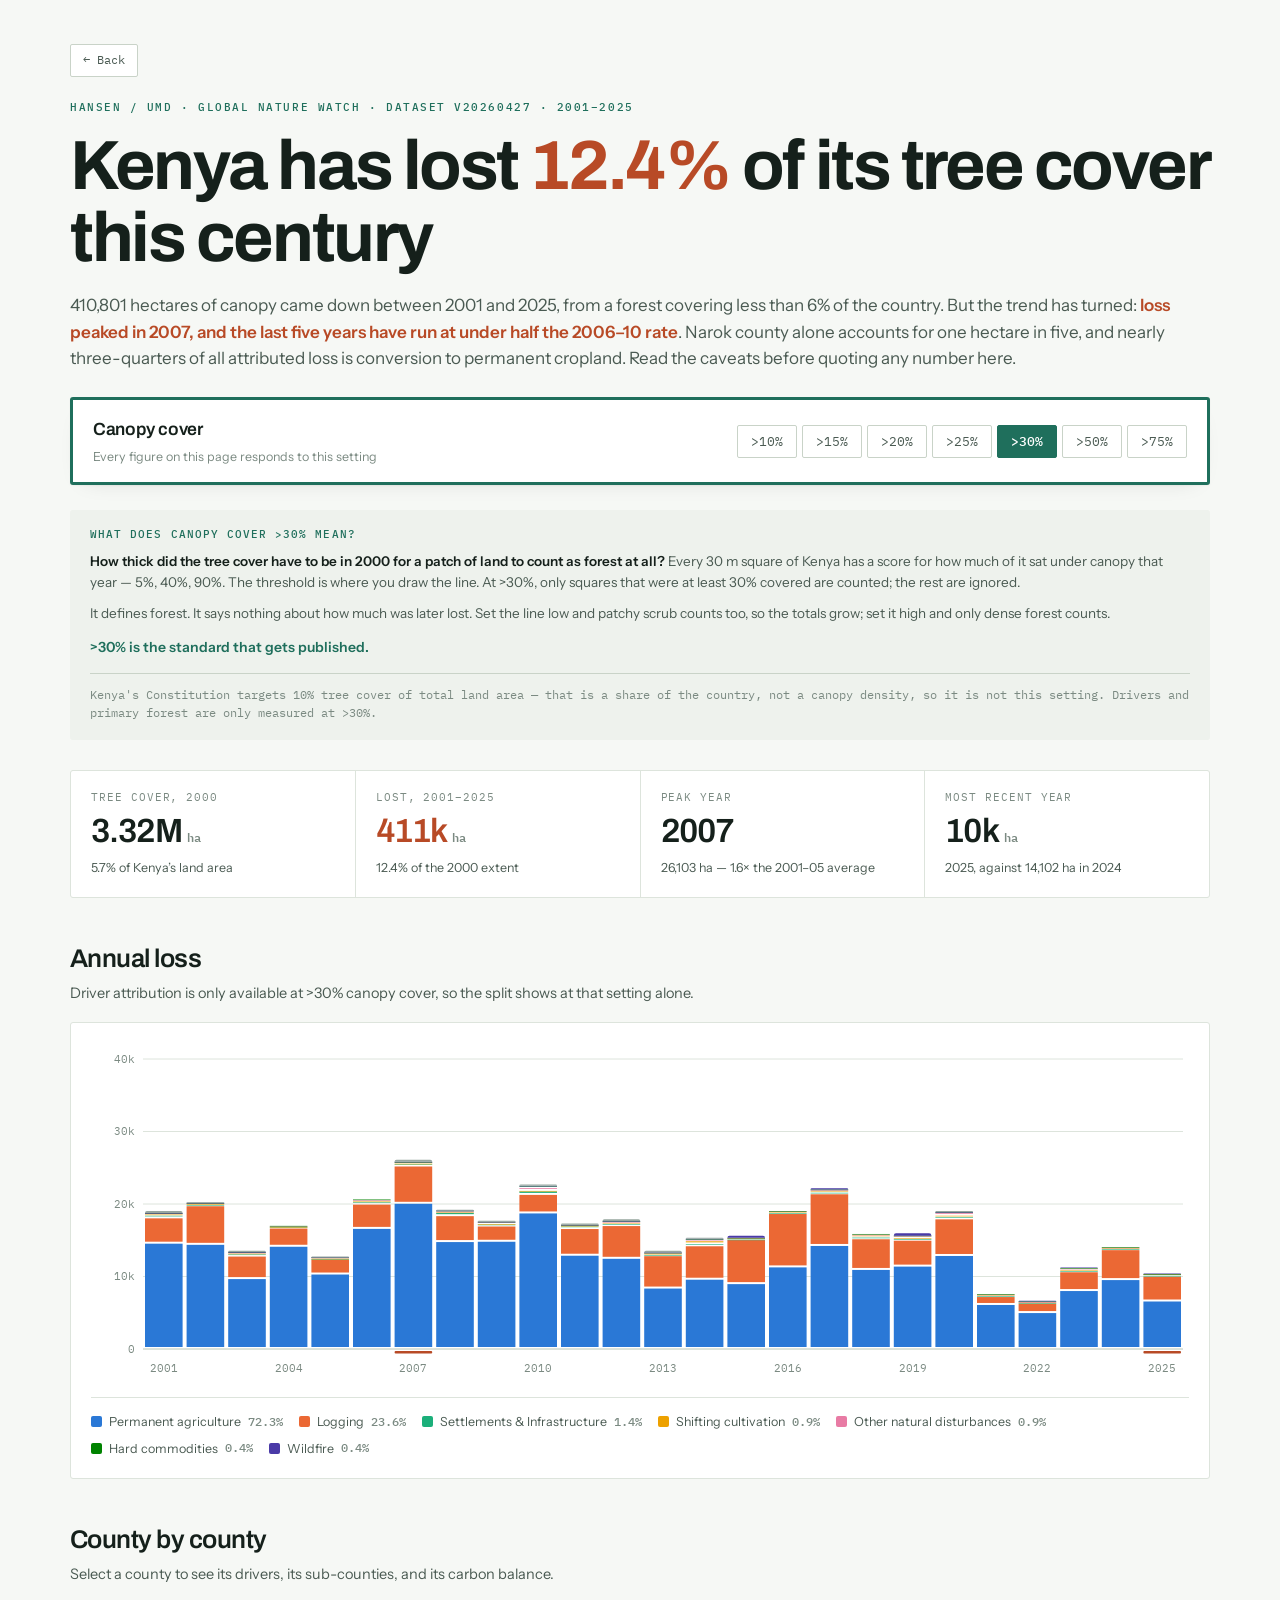
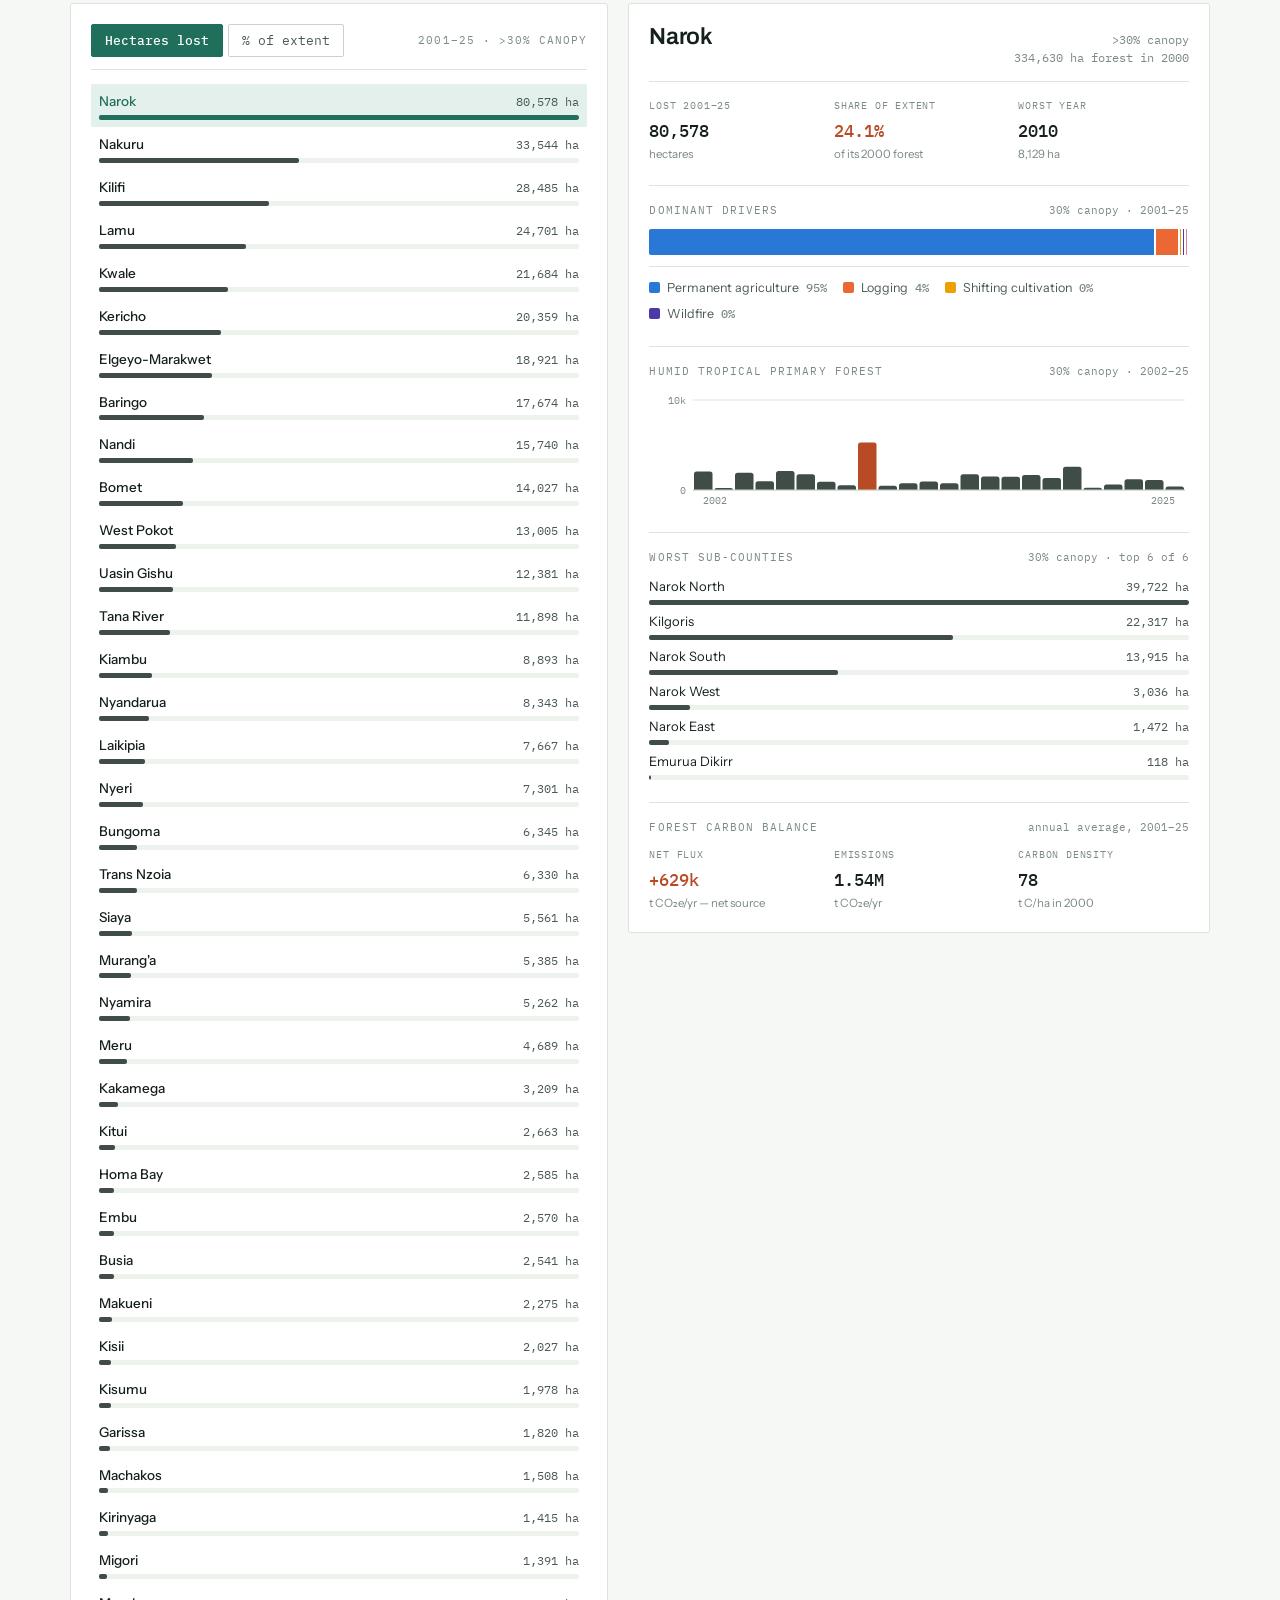
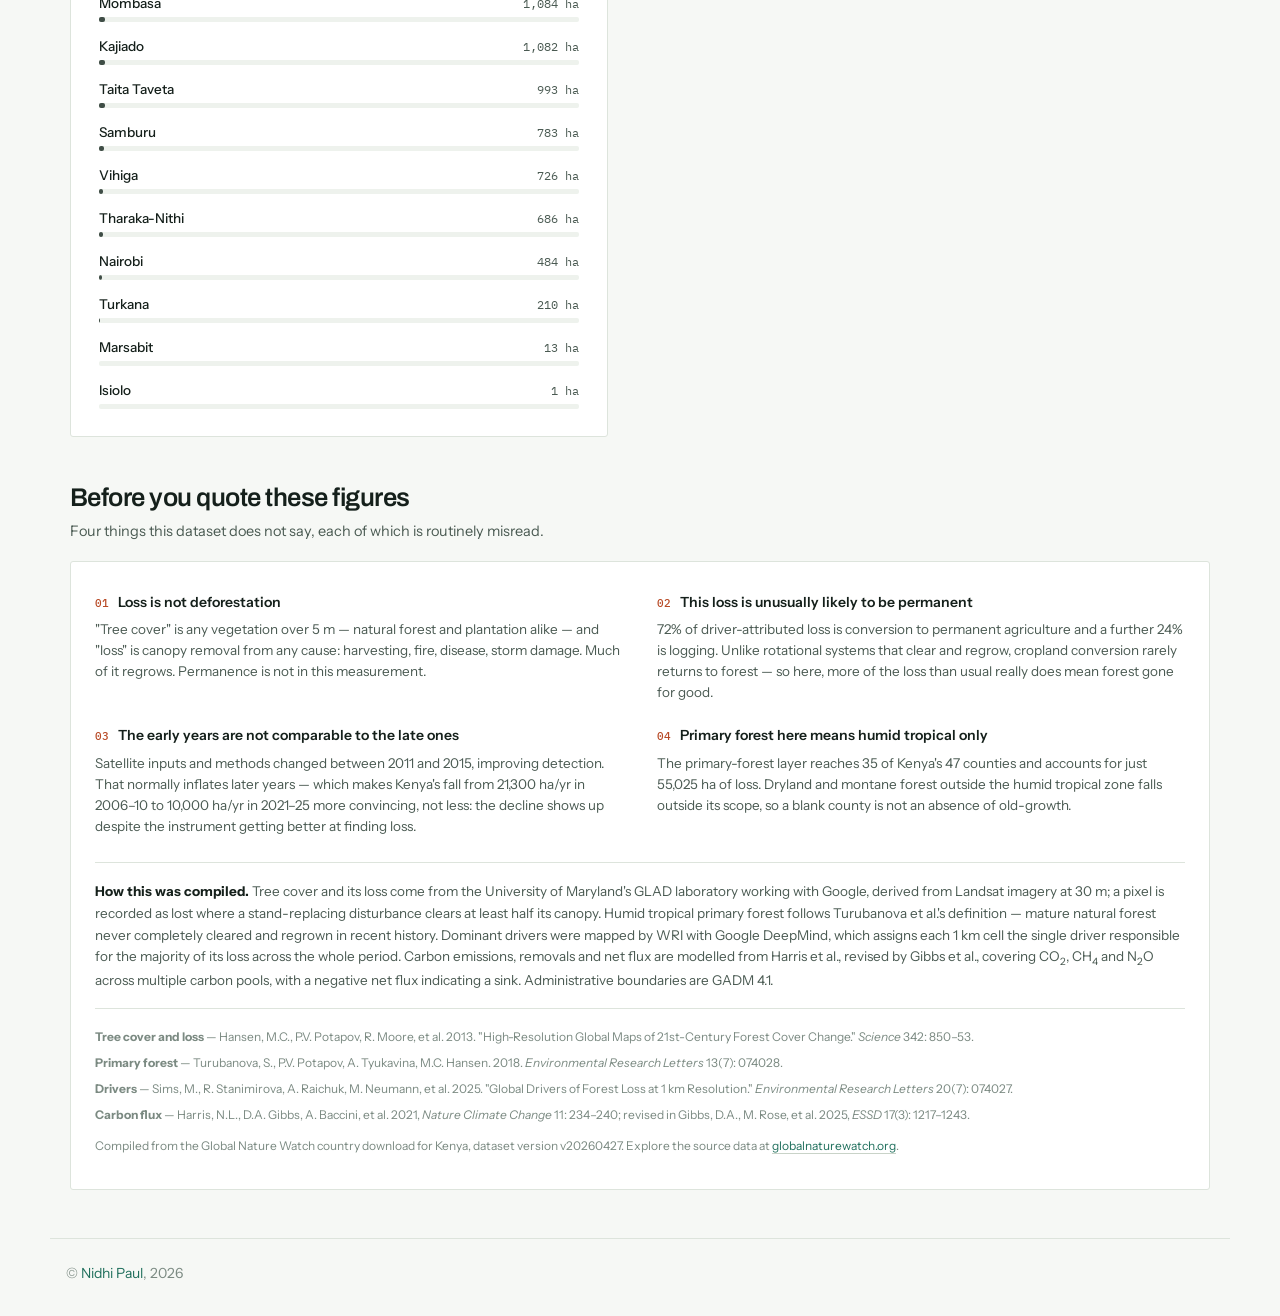
<file: forest-ledger/kenya-tree-cover-loss.html>
<!DOCTYPE html>
<html lang="en">
<head>
<meta charset="utf-8">
<meta name="viewport" content="width=device-width, initial-scale=1">
<meta name="description" content="Tree cover loss in Kenya, 2001-2025, by county, sub-county and driver. Hansen/UMD data via Global Nature Watch, dataset v20260427.">
<title>Kenya Tree Cover Loss</title>
<link rel="preconnect" href="https://fonts.googleapis.com">
<link rel="preconnect" href="https://fonts.gstatic.com" crossorigin>
<link rel="stylesheet" href="https://fonts.googleapis.com/css2?family=Archivo:wght@500;600;700&family=Instrument+Sans:wght@400;500;600&family=IBM+Plex+Mono:wght@400;500;600&display=swap">
<style>
  html { -webkit-text-size-adjust: 100%; }
  img { max-width: 100%; }
  [hidden] { display: none !important; }
</style>
</head>
<body>
<link rel="stylesheet" href="../css/style.css">
<style>
:root {
  color-scheme: light;

  --ground:      #f6f8f5;
  --surface:     #ffffff;
  --surface-2:   #eef2ed;
  --ink:         #15201b;
  --ink-2:       #4a5a52;
  --ink-3:       #7b8a82;
  --rule:        #dde4dc;
  --rule-2:      #c9d3c8;

  --canopy:      #1f6f5c;
  --canopy-soft: #e3f0eb;
  --ember:       #b84a26;
  --graphite:    #3f4d46;
  --graphite-2:  #97a79f;

  --d1: #2a78d6;
  --d2: #eb6834;
  --d3: #1baf7a;
  --d4: #eda100;
  --d5: #e87ba4;
  --d6: #008300;
  --d7: #4a3aa7;

  --shadow: 0 1px 2px rgba(21,32,27,.05), 0 8px 24px -16px rgba(21,32,27,.18);

  --f-display: "Archivo", "Helvetica Neue", Arial, sans-serif;
  --f-sans: "Instrument Sans", "Helvetica Neue", Arial, sans-serif;
  --f-mono: "IBM Plex Mono", ui-monospace, "SF Mono", Menlo, monospace;
}

@media (prefers-color-scheme: dark) {
  :root:not([data-theme="light"]) {
    color-scheme: dark;
    --ground:      #111512;
    --surface:     #181d19;
    --surface-2:   #1f2620;
    --ink:         #e7ebe6;
    --ink-2:       #a9b6ad;
    --ink-3:       #7d8b82;
    --rule:        #28302b;
    --rule-2:      #38423a;

    --canopy:      #43a086;
    --canopy-soft: #18312a;
    --ember:       #e08256;
    --graphite:    #93a79d;
    --graphite-2:  #5b6b62;

    --d1: #3987e5;
    --d2: #d95926;
    --d3: #199e70;
    --d4: #c98500;
    --d5: #d55181;
    --d6: #008300;
    --d7: #9085e9;

    --shadow: 0 1px 2px rgba(0,0,0,.3), 0 8px 24px -16px rgba(0,0,0,.6);
  }
}

:root[data-theme="dark"] {
  color-scheme: dark;
  --ground:      #111512;
  --surface:     #181d19;
  --surface-2:   #1f2620;
  --ink:         #e7ebe6;
  --ink-2:       #a9b6ad;
  --ink-3:       #7d8b82;
  --rule:        #28302b;
  --rule-2:      #38423a;

  --canopy:      #43a086;
  --canopy-soft: #18312a;
  --ember:       #e08256;
  --graphite:    #93a79d;
  --graphite-2:  #5b6b62;

  --d1: #3987e5;
  --d2: #d95926;
  --d3: #199e70;
  --d4: #c98500;
  --d5: #d55181;
  --d6: #008300;
  --d7: #9085e9;

  --shadow: 0 1px 2px rgba(0,0,0,.3), 0 8px 24px -16px rgba(0,0,0,.6);
}



.wrap {
  max-width: 1180px;
  margin: 0 auto;
  padding-inline: 20px;
}

/* ---------- masthead ---------- */




h1 {
  font-family: var(--f-display);
  font-weight: 700;
  font-size: clamp(2.2rem, 6.1vw, 4.35rem);
  line-height: 1.04;
  letter-spacing: -.035em;
  margin: 0 0 18px;
  max-width: none;
}
h1 em { font-style: normal; color: var(--ember); }

.standfirst {
  font-size: 1.0625rem;
  color: var(--ink-2);
  margin: 0;
}
.standfirst strong { color: var(--ember); font-weight: 600; }

/* ---------- control bar ---------- */

.controls {
  position: sticky;
  top: 0;
  z-index: 20;
  margin-block: 26px 12px;
  padding: 16px 20px;
  background: var(--surface);
  border: 3px solid var(--canopy);
  border-radius: 3px;
  box-shadow: var(--shadow);
  display: flex;
  flex-wrap: wrap;
  align-items: center;
  justify-content: space-between;
  gap: 12px 28px;
}






:root[data-theme="dark"] .chip[aria-pressed="true"],
.chip[aria-pressed="true"] { color: #fff; }

:focus-visible { outline: 2px solid var(--canopy); outline-offset: 2px; }

/* ---------- stat tiles ---------- */


.tile { background: var(--surface); padding: 18px 20px 20px; }


/* ---------- sections ---------- */



h2 {
  font-family: var(--f-display);
  font-weight: 600;
  font-size: 1.6rem;
  line-height: 1.2;
  margin: 0 0 7px;
  letter-spacing: -.02em;
}

.panel {
  background: var(--surface);
  border: 1px solid var(--rule);
  border-radius: 3px;
  padding: 20px;
}


/* ---------- legend ---------- */


/* ---------- two-column band ---------- */


/* state ranking */


/* ---------- threshold explainer ---------- */


.rank-list { display: flex; flex-direction: column; }

.row {
  display: grid;
  grid-template-columns: 1fr;
  gap: 3px;
  padding: 7px 8px;
  border: 0;
  border-radius: 2px;
  background: none;
  cursor: pointer;
  text-align: left;
  font: inherit;
  color: inherit;
  width: 100%;
}
.row:hover { background: var(--surface-2); }
.row[aria-current="true"] { background: var(--canopy-soft); }


/* detail panel */


.detail-name {
  font-family: var(--f-display);
  font-size: 1.45rem;
  line-height: 1.15;
  letter-spacing: -.02em;
  margin: 0;
  font-weight: 600;
}






/* ---------- cautions ---------- */


.cites {
  margin-top: 26px;
  padding-top: 18px;
  border-top: 1px solid var(--rule);
  font-size: 12px;
  color: var(--ink-3);
  line-height: 1.6;
}
.cites p { margin: 0 0 7px; }
.cites .how {
  font-family: var(--f-sans);
  font-size: 13.5px;
  line-height: 1.6;
  color: var(--ink-2);
  margin-bottom: 18px;
  padding-bottom: 16px;
  border-bottom: 1px solid var(--rule);
}
.cites .how b { color: var(--ink); }
.cites .how sub { font-size: .75em; }

/* ---------- tooltip ---------- */


/* ---------- responsive ---------- */

@media (max-width: 620px) {
  .wrap { padding-inline: 16px; }
  .tiles { grid-template-columns: 1fr; }
  .minis { grid-template-columns: 1fr 1fr; }
  .caution-grid { grid-template-columns: 1fr; }
  .controls { position: static; }
  #states-head { scroll-margin-top: 16px; }
  .detail-meta { text-align: left; }
}

@media (prefers-reduced-motion: reduce) {
  * { transition: none !important; animation: none !important; }
}
</style>

<div class="wrap">

  <header class="mast">
    <a class="back" href="index.html">&larr; Back</a>
    <p class="eyebrow">Hansen / UMD · Global Nature Watch · Dataset v20260427 · 2001–2025</p>
    <h1>Kenya has lost <em>12.4%</em> of its tree cover this century</h1>
    <p class="standfirst">
      410,801 hectares of canopy came down between 2001 and 2025, from a forest covering less
      than 6% of the country. But the trend has turned: <strong>loss peaked in 2007, and the
      last five years have run at under half the 2006–10 rate</strong>. Narok county alone
      accounts for one hectare in five, and nearly three-quarters of all attributed loss is
      conversion to permanent cropland. Read the caveats before quoting any number here.
    </p>

  </header>

  <div class="controls">
    <div class="ctl-head">
      <span class="ctl-title">Canopy cover</span>
      <span class="ctl-hint">Every figure on this page responds to this setting</span>
    </div>
    <div class="chips" id="th-chips" role="group" aria-label="Canopy density threshold"></div>
  </div>

  <aside class="explainer">
    <h2 id="explainer-title">What does Canopy cover &gt;30% mean?</h2>
    <p>
      <strong>How thick did the tree cover have to be in 2000 for a patch of land to count as
      forest at all?</strong> Every 30 m square of Kenya has a score for how much of it sat under
      canopy that year — 5%, 40%, 90%. The threshold is where you draw the line. At
      &gt;<span id="ex-th-a">30</span>%, only squares that were at least
      <span id="ex-th-b">30</span>% covered are counted; the rest are ignored.
    </p>
    <p>
      It defines forest. It says nothing about how much was later lost. Set the line low and
      patchy scrub counts too, so the totals grow; set it high and only dense forest counts.
    </p>
    <p class="explainer-std"><strong>&gt;30% is the standard that gets published.</strong></p>
    <p class="explainer-note">
      Kenya's Constitution targets 10% tree cover of total land area — that is a share of the
      country, not a canopy density, so it is not this setting. Drivers and primary forest are
      only measured at &gt;30%.
    </p>
  </aside>

  <div class="tiles" id="tiles"></div>

  <section>
    <div class="sec-head">
      <h2>Annual loss</h2>
      <p>Driver attribution is only available at &gt;30% canopy cover, so the split shows at that setting alone.</p>
    </div>
    <div class="panel">
      <div class="chart-host" id="annual"></div>
      <div class="legend" id="annual-legend"></div>
    </div>
  </section>


  <section>
    <div class="sec-head" id="states-head">
      <h2>County by county</h2>
      <p>Select a county to see its drivers, its sub-counties, and its carbon balance.</p>
    </div>
    <div class="band">
      <div class="panel">
        <div class="rank-head">
          <div class="chips" id="metric-chips" role="group" aria-label="County ranking metric">
            <button class="chip" type="button" id="m-abs" data-metric="abs" aria-pressed="true">Hectares lost</button>
            <button class="chip" type="button" id="m-pct" data-metric="pct" aria-pressed="false">% of extent</button>
          </div>
          <span class="ctl-label" id="rank-th"></span>
        </div>
        <div class="rank-list" id="rank"></div>
      </div>
      <div class="panel" id="detail"></div>
    </div>
  </section>

  <section>
    <div class="sec-head">
      <h2>Before you quote these figures</h2>
      <p>Four things this dataset does not say, each of which is routinely misread.</p>
    </div>
    <div class="cautions">
      <div class="caution-grid">
        <div class="caution">
          <h3><b>01</b> Loss is not deforestation</h3>
          <p>
            "Tree cover" is any vegetation over 5 m — natural forest and plantation alike — and
            "loss" is canopy removal from any cause: harvesting, fire, disease, storm damage.
            Much of it regrows. Permanence is not in this measurement.
          </p>
        </div>
        <div class="caution">
          <h3><b>02</b> This loss is unusually likely to be permanent</h3>
          <p>
            72% of driver-attributed loss is conversion to permanent agriculture and a further
            24% is logging. Unlike rotational systems that clear and regrow, cropland conversion
            rarely returns to forest — so here, more of the loss than usual really does mean
            forest gone for good.
          </p>
        </div>
        <div class="caution">
          <h3><b>03</b> The early years are not comparable to the late ones</h3>
          <p>
            Satellite inputs and methods changed between 2011 and 2015, improving detection.
            That normally inflates later years — which makes Kenya's fall from 21,300 ha/yr in
            2006–10 to 10,000 ha/yr in 2021–25 more convincing, not less: the decline shows up
            despite the instrument getting better at finding loss.
          </p>
        </div>
        <div class="caution">
          <h3><b>04</b> Primary forest here means humid tropical only</h3>
          <p>
            The primary-forest layer reaches 35 of Kenya's 47 counties and accounts for just
            55,025 ha of loss. Dryland and montane forest outside the humid tropical zone falls
            outside its scope, so a blank county is not an absence of old-growth.
          </p>
        </div>
      </div>

      <div class="cites">
        <p class="how">
          <b>How this was compiled.</b> Tree cover and its loss come from the University of
          Maryland's GLAD laboratory working with Google, derived from Landsat imagery at 30 m;
          a pixel is recorded as lost where a stand-replacing disturbance clears at least half
          its canopy. Humid tropical primary forest follows Turubanova et al.'s definition —
          mature natural forest never completely cleared and regrown in recent history. Dominant
          drivers were mapped by WRI with Google DeepMind, which assigns each 1 km cell the
          single driver responsible for the majority of its loss across the whole period. Carbon
          emissions, removals and net flux are modelled from Harris et al., revised by Gibbs et
          al., covering CO<sub>2</sub>, CH<sub>4</sub> and N<sub>2</sub>O across multiple carbon
          pools, with a negative net flux indicating a sink. Administrative boundaries are
          GADM 4.1.
        </p>
        <p><b>Tree cover and loss</b> — Hansen, M.C., P.V. Potapov, R. Moore, et al. 2013. "High-Resolution Global Maps of 21st-Century Forest Cover Change." <i>Science</i> 342: 850–53.</p>
        <p><b>Primary forest</b> — Turubanova, S., P.V. Potapov, A. Tyukavina, M.C. Hansen. 2018. <i>Environmental Research Letters</i> 13(7): 074028.</p>
        <p><b>Drivers</b> — Sims, M., R. Stanimirova, A. Raichuk, M. Neumann, et al. 2025. "Global Drivers of Forest Loss at 1 km Resolution." <i>Environmental Research Letters</i> 20(7): 074027.</p>
        <p><b>Carbon flux</b> — Harris, N.L., D.A. Gibbs, A. Baccini, et al. 2021, <i>Nature Climate Change</i> 11: 234–240; revised in Gibbs, D.A., M. Rose, et al. 2025, <i>ESSD</i> 17(3): 1217–1243.</p>
        <p style="margin-top:12px">Compiled from the Global Nature Watch country download for Kenya, dataset version v20260427. Explore the source data at <a href="https://www.globalnaturewatch.org" target="_blank" rel="noopener">globalnaturewatch.org</a>.</p>
      </div>
    </div>
  </section>

</div>

<div id="tip" role="status" aria-live="polite"></div>

<script id="payload" type="application/json">{"meta":{"version":"v20260427","years":[2001,2002,2003,2004,2005,2006,2007,2008,2009,2010,2011,2012,2013,2014,2015,2016,2017,2018,2019,2020,2021,2022,2023,2024,2025],"primaryYears":[2002,2003,2004,2005,2006,2007,2008,2009,2010,2011,2012,2013,2014,2015,2016,2017,2018,2019,2020,2021,2022,2023,2024,2025],"thresholds":[10,15,20,25,30,50,75],"countryArea":58598332,"drivers":["Hard commodities","Logging","Other natural disturbances","Permanent agriculture","Settlements & Infrastructure","Shifting cultivation","Wildfire"]},"country":{"10":{"extent2000":11005196,"extent2010":10722771,"loss":[22556,24330,20794,21877,22656,26666,31614,25937,27249,26317,22437,25783,23788,26628,20275,28831,33086,23060,22630,27375,18184,12267,18527,24813,19310]},"15":{"extent2000":7584317,"extent2010":7996723,"loss":[21701,23310,18542,20950,18974,24830,30406,24425,24245,25573,21375,23316,21353,23307,19317,27217,30737,21605,21333,25858,15820,10929,16588,21996,16697]},"20":{"extent2000":4292230,"extent2010":4497651,"loss":[20064,21377,15068,18534,14608,22178,27815,21165,19841,23894,18846,19609,15951,17827,16950,21858,25190,17969,18115,21673,9957,8080,13073,16671,12390]},"25":{"extent2000":3975173,"extent2010":4103940,"loss":[19814,21147,14675,18184,14148,21819,27436,20670,19265,23614,18489,19127,15156,16912,16484,20881,24196,17365,17443,20967,9043,7633,12508,15945,11756]},"30":{"extent2000":3319472,"extent2010":3335496,"loss":[19027,20287,13553,16988,12745,20656,26103,19224,17696,22692,17300,17899,13564,15357,15615,19049,22163,15908,15950,19045,7564,6639,11257,14102,10418]},"50":{"extent2000":1891464,"extent2010":1959162,"loss":[16211,17631,10607,12941,9344,16719,21373,14237,12812,18997,13312,14031,8843,10043,11426,12505,14865,10538,9651,11891,2857,3303,6838,8031,6281]},"75":{"extent2000":963682,"extent2010":829816,"loss":[11605,13517,6914,8811,5855,11075,14305,8189,6479,12832,7415,8441,4446,4823,6452,6832,8309,5026,3683,4659,638,954,3041,3662,3256]}},"countryDrivers":{"Hard commodities":[44,38,48,44,18,91,37,125,43,274,45,91,53,105,51,47,79,102,60,42,56,91,78,64,29],"Logging":[3495,5324,3107,2503,2057,3332,5145,3573,2104,2558,3679,4513,4466,4612,6062,7342,7109,4211,3558,5049,1088,1279,2584,4118,3412],"Other natural disturbances":[153,118,134,99,151,182,201,127,279,383,83,137,88,201,40,61,107,126,272,421,34,53,169,39,26],"Permanent agriculture":[14526,14368,9643,14033,10272,16490,20028,14749,14791,18698,12865,12441,8337,9556,8923,11226,14173,10856,11318,12831,6054,4940,7977,9479,6535],"Settlements & Infrastructure":[355,176,290,163,85,343,291,434,258,470,340,281,123,266,57,114,205,224,209,296,123,78,146,141,122],"Shifting cultivation":[169,121,117,57,42,86,94,75,70,78,107,162,204,422,155,186,261,275,156,201,177,100,179,162,188],"Wildfire":[24,23,40,6,7,36,42,11,9,48,18,41,50,48,284,23,168,43,313,68,8,77,101,61,81]},"countryPrimary":[2974,1568,2974,1703,3340,3440,1887,1596,6749,1410,1664,1623,1210,3055,2052,3134,2649,2798,3545,445,867,1809,1593,940],"states":[{"name":"Baringo","area":1084235,"th":{"10":{"extent2000":317725,"extent2010":354612,"loss":[179,507,260,645,579,453,435,742,687,578,1055,915,678,625,1604,2335,3150,1522,837,801,599,700,1179,1380,1318]},"15":{"extent2000":248712,"extent2010":273192,"loss":[178,500,252,638,574,446,432,736,682,578,1047,912,636,557,1517,2233,3000,1420,781,758,514,607,1045,1298,1224]},"20":{"extent2000":145823,"extent2010":146882,"loss":[174,475,239,606,550,418,418,701,668,574,1010,902,524,417,1314,1979,2652,1153,627,627,327,433,782,1085,955]},"25":{"extent2000":130505,"extent2010":126344,"loss":[173,473,238,602,547,416,416,695,663,573,1005,901,491,372,1250,1895,2542,1062,573,585,277,384,695,1022,867]},"30":{"extent2000":113986,"extent2010":114239,"loss":[170,462,233,588,537,401,404,673,647,571,983,897,462,329,1184,1804,2420,973,511,535,231,333,617,935,774]},"50":{"extent2000":67668,"extent2010":77427,"loss":[155,428,219,536,503,353,369,592,587,561,892,871,302,143,891,1493,1935,650,284,332,58,128,315,576,513]},"75":{"extent2000":46904,"extent2010":47667,"loss":[116,340,184,423,440,273,280,438,467,519,708,772,230,101,760,1264,1650,481,194,226,15,51,212,376,384]}},"drivers":{"Hard commodities":[0,0,0,0,0,0,0,0,0,0,0,0,0,0,0,1,0,0,0,0,0,0,0,0,0],"Logging":[47,239,39,92,121,51,169,293,214,312,528,584,220,121,598,1156,1191,312,89,105,25,64,115,246,308],"Other natural disturbances":[0,3,1,5,1,1,4,7,4,0,4,1,0,3,1,1,1,2,1,6,1,0,0,0,0],"Permanent agriculture":[121,206,191,475,409,336,224,352,407,257,441,295,210,177,531,613,1154,588,371,387,175,213,434,630,416],"Settlements & Infrastructure":[0,1,0,0,0,0,2,0,2,0,1,0,0,0,0,0,1,0,0,2,0,0,0,0,0],"Shifting cultivation":[1,9,1,14,2,9,2,14,15,0,5,13,26,26,47,29,67,59,46,25,29,54,65,54,47],"Wildfire":[0,0,0,0,0,0,0,0,0,0,0,1,2,0,3,1,4,10,3,3,0,1,2,3,2]},"primary":[121,139,293,314,162,44,103,196,132,183,80,39,14,185,44,174,103,134,136,6,33,88,79,19],"carbon":{"agc":8503470,"agcDensity":75,"emissions":441740,"removals":631309,"netFlux":-189569}},{"name":"Bomet","area":237832,"th":{"10":{"extent2000":220170,"extent2010":230473,"loss":[480,612,577,591,372,720,1006,789,308,304,348,784,1195,267,430,363,655,666,1244,1863,169,219,367,763,278]},"15":{"extent2000":201666,"extent2010":215232,"loss":[480,612,577,591,372,720,1005,789,308,304,348,781,1183,265,429,348,649,657,1211,1847,166,213,356,757,273]},"20":{"extent2000":146058,"extent2010":152292,"loss":[478,609,576,590,371,717,1003,786,307,303,345,751,1042,246,426,329,619,608,1161,1753,151,189,301,702,249]},"25":{"extent2000":141895,"extent2010":146088,"loss":[478,608,576,590,371,717,1003,785,307,303,345,748,1026,244,426,325,614,600,1150,1739,149,186,296,695,247]},"30":{"extent2000":120629,"extent2010":120608,"loss":[475,603,574,588,369,712,1000,782,306,303,341,738,943,236,423,308,580,567,1091,1642,137,168,259,652,230]},"50":{"extent2000":66012,"extent2010":77211,"loss":[436,550,544,575,351,681,972,748,297,296,319,683,602,200,261,208,305,327,674,1045,85,104,136,414,170]},"75":{"extent2000":39284,"extent2010":46748,"loss":[361,462,446,513,301,585,867,643,266,251,270,537,248,110,112,93,96,144,211,357,42,41,52,151,72]}},"drivers":{"Logging":[103,252,176,249,130,348,455,416,181,93,147,356,304,149,158,184,141,224,505,734,90,115,158,336,165],"Other natural disturbances":[0,0,0,0,0,0,0,0,0,1,0,0,1,0,0,0,0,2,2,5,0,0,0,0,0],"Permanent agriculture":[365,345,394,333,235,358,537,358,123,205,190,374,627,87,264,123,437,334,584,900,47,53,101,313,66],"Settlements & Infrastructure":[0,0,0,0,0,0,0,0,0,0,0,0,1,0,0,0,0,0,0,0,0,0,0,0,0],"Shifting cultivation":[0,2,2,5,2,2,3,3,0,3,1,2,4,0,0,0,0,1,0,0,0,0,0,3,0]},"primary":[47,88,107,78,100,257,105,52,39,26,48,188,7,196,13,281,115,123,58,2,3,6,42,0],"carbon":{"agc":8674075,"agcDensity":72,"emissions":310839,"removals":444134,"netFlux":-133296}},{"name":"Bungoma","area":357317,"th":{"10":{"extent2000":307329,"extent2010":296841,"loss":[1095,488,405,138,115,263,841,464,114,279,299,956,748,437,286,338,616,134,424,169,151,153,251,269,430]},"15":{"extent2000":209733,"extent2010":241902,"loss":[1093,484,402,135,113,261,837,460,113,278,292,887,595,310,260,313,561,110,395,120,102,106,176,180,273]},"20":{"extent2000":91644,"extent2010":113222,"loss":[1068,451,365,106,99,232,794,420,101,244,264,728,303,139,204,250,466,66,337,53,41,45,71,61,98]},"25":{"extent2000":82032,"extent2010":96566,"loss":[1061,446,360,101,96,227,786,414,98,238,259,710,279,127,198,238,459,60,332,50,38,44,65,50,87]},"30":{"extent2000":71106,"extent2010":76909,"loss":[1033,419,333,79,86,203,749,385,85,212,245,640,248,115,191,224,444,51,322,44,32,38,54,40,73]},"50":{"extent2000":48527,"extent2010":50183,"loss":[884,354,249,27,48,128,629,278,52,143,207,429,178,103,166,161,370,24,280,22,19,25,32,12,36]},"75":{"extent2000":33921,"extent2010":32073,"loss":[653,263,202,8,22,82,465,198,29,97,152,307,121,88,136,128,329,14,227,13,11,21,22,2,16]}},"drivers":{"Logging":[467,257,142,1,30,45,146,162,7,49,94,70,48,60,91,174,89,24,44,14,3,6,17,19,37],"Other natural disturbances":[1,0,1,0,0,0,13,1,1,1,1,1,0,0,3,1,0,0,0,0,1,0,0,0,0],"Permanent agriculture":[546,156,180,73,54,155,557,211,71,156,148,554,193,54,93,49,350,23,273,28,28,31,36,18,34],"Settlements & Infrastructure":[4,2,0,3,1,0,3,1,0,1,0,3,0,0,1,0,1,3,3,0,0,0,1,2,1],"Shifting cultivation":[0,0,0,0,0,0,0,0,0,0,0,0,0,0,0,0,1,0,0,0,0,0,0,0,0],"Wildfire":[5,0,2,0,0,0,9,2,0,1,0,0,1,0,1,0,0,0,0,0,1,0,0,0,0]},"primary":[28,51,3,5,0,134,22,6,32,55,169,72,28,53,12,271,8,181,10,8,19,18,1,11],"carbon":{"agc":6109211,"agcDensity":86,"emissions":162028,"removals":324096,"netFlux":-162068}},{"name":"Busia","area":179951,"th":{"10":{"extent2000":160656,"extent2010":147535,"loss":[319,119,127,130,131,172,269,97,198,260,57,272,214,172,35,124,122,104,547,161,110,72,169,177,130]},"15":{"extent2000":116055,"extent2010":110392,"loss":[318,118,126,129,130,171,266,95,197,260,47,250,177,140,30,117,114,98,536,152,96,63,161,161,106]},"20":{"extent2000":36884,"extent2010":44152,"loss":[296,105,108,103,108,153,220,84,168,236,36,160,49,50,17,92,85,66,499,92,56,36,129,96,53]},"25":{"extent2000":32291,"extent2010":37775,"loss":[293,103,106,99,105,149,215,83,163,232,34,152,38,41,15,90,82,63,492,84,52,33,125,89,47]},"30":{"extent2000":22038,"extent2010":23310,"loss":[261,90,90,77,86,123,173,71,135,200,29,123,24,26,13,83,70,56,463,65,44,28,111,67,33]},"50":{"extent2000":4745,"extent2010":9656,"loss":[97,39,34,26,41,51,53,29,54,102,11,38,6,9,6,26,25,21,237,18,17,10,33,16,10]},"75":{"extent2000":203,"extent2010":2311,"loss":[40,12,7,3,10,16,11,4,15,39,4,8,0,0,0,0,0,0,1,0,0,0,0,0,0]}},"drivers":{"Logging":[1,0,0,0,1,1,0,1,0,2,1,1,0,0,0,3,1,0,19,4,0,2,2,6,1],"Other natural disturbances":[17,6,3,1,3,8,5,7,4,27,2,1,1,1,0,6,14,5,157,0,1,5,17,3,0],"Permanent agriculture":[237,83,85,74,78,112,164,60,128,164,26,117,21,25,11,73,54,47,282,59,41,21,90,55,32],"Settlements & Infrastructure":[1,0,0,0,2,1,1,0,1,2,0,2,0,0,2,0,1,3,5,1,1,0,1,2,0]},"carbon":{"agc":808690,"agcDensity":37,"emissions":25566,"removals":133638,"netFlux":-108073}},{"name":"Elgeyo-Marakwet","area":280395,"th":{"10":{"extent2000":199216,"extent2010":200854,"loss":[295,1774,552,1265,498,903,2627,1625,570,293,1050,884,748,776,1176,1353,1612,658,366,464,424,369,469,628,682]},"15":{"extent2000":168219,"extent2010":161163,"loss":[294,1763,549,1233,491,892,2619,1613,553,292,1040,881,723,741,1127,1273,1515,635,347,441,401,346,453,605,649]},"20":{"extent2000":123057,"extent2010":108889,"loss":[292,1733,535,1128,461,841,2579,1566,512,288,972,859,633,646,1035,1116,1334,575,308,367,332,299,409,546,579]},"25":{"extent2000":118896,"extent2010":102934,"loss":[292,1728,533,1115,457,833,2565,1555,504,286,961,856,615,628,1017,1081,1311,569,302,359,324,291,402,537,567]},"30":{"extent2000":107094,"extent2010":92712,"loss":[290,1708,526,1057,440,807,2539,1523,476,284,920,840,578,595,975,1020,1238,535,285,323,286,262,375,510,529]},"50":{"extent2000":79267,"extent2010":68315,"loss":[281,1641,487,861,376,725,2366,1349,400,264,748,754,444,475,745,686,921,378,157,187,94,115,202,357,374]},"75":{"extent2000":56311,"extent2010":29105,"loss":[243,1485,406,592,277,601,1769,1016,269,204,506,560,362,403,581,526,683,247,70,88,23,38,119,248,262]}},"drivers":{"Hard commodities":[0,0,0,0,0,0,0,0,1,0,0,0,0,0,0,0,1,0,0,0,0,0,8,1,1],"Logging":[160,1311,274,264,192,470,534,594,122,105,379,333,343,356,520,505,559,183,53,78,45,45,142,233,196],"Other natural disturbances":[1,1,0,2,0,1,3,2,2,2,0,1,2,0,15,3,0,5,1,1,0,0,1,1,6],"Permanent agriculture":[127,394,248,788,247,333,1986,920,348,173,537,499,228,237,435,509,673,345,224,239,240,216,225,275,323],"Settlements & Infrastructure":[0,0,0,0,0,0,3,0,0,0,0,0,0,0,4,1,0,0,0,1,0,0,0,0,2],"Shifting cultivation":[2,1,2,0,0,2,9,4,1,3,1,6,3,1,0,0,1,2,5,0,1,0,0,0,0],"Wildfire":[0,0,0,0,0,0,0,0,0,0,0,0,0,0,0,0,2,0,0,0,0,0,0,0,0]},"primary":[39,25,23,8,21,180,58,12,33,16,48,21,10,13,13,32,43,19,19,4,8,14,11,14],"carbon":{"agc":8976465,"agcDensity":84,"emissions":450554,"removals":557282,"netFlux":-106728}},{"name":"Embu","area":290440,"th":{"10":{"extent2000":150778,"extent2010":133775,"loss":[242,61,580,337,1241,296,796,185,1255,197,954,141,255,261,132,135,179,104,120,85,61,31,155,375,129]},"15":{"extent2000":92441,"extent2010":96896,"loss":[224,55,540,268,1053,219,715,145,946,167,869,118,192,188,129,128,139,80,100,71,39,22,110,272,88]},"20":{"extent2000":46474,"extent2010":51092,"loss":[178,36,411,114,596,70,464,63,384,105,522,78,84,85,120,101,72,43,65,48,10,6,46,129,32]},"25":{"extent2000":43515,"extent2010":47083,"loss":[170,33,392,102,540,56,429,56,321,99,479,74,78,80,119,97,68,40,60,45,10,5,43,117,29]},"30":{"extent2000":36166,"extent2010":37084,"loss":[141,25,312,66,356,27,318,35,176,78,331,62,64,70,115,87,54,29,45,35,7,3,29,81,24]},"50":{"extent2000":23070,"extent2010":25463,"loss":[42,8,114,10,51,3,56,8,9,27,63,34,46,53,74,64,28,9,11,12,1,0,8,32,8]},"75":{"extent2000":15968,"extent2010":10405,"loss":[5,2,19,2,4,0,7,1,0,9,4,10,14,21,20,33,5,1,2,3,0,0,1,5,3]}},"drivers":{"Logging":[3,1,1,0,7,0,6,0,0,5,7,30,40,41,39,61,12,4,1,1,0,0,1,12,1],"Other natural disturbances":[0,0,0,0,0,0,0,0,0,0,0,0,0,0,0,0,0,0,0,0,0,0,0,0,0],"Permanent agriculture":[132,23,293,64,345,26,306,35,174,67,319,30,22,28,75,24,40,23,39,25,6,3,27,67,22],"Settlements & Infrastructure":[1,0,1,0,1,0,2,0,0,2,2,0,0,0,0,1,1,1,3,2,0,0,0,2,0],"Shifting cultivation":[0,0,2,0,0,0,0,0,0,0,0,0,0,0,0,0,0,0,0,6,0,0,0,0,0],"Wildfire":[0,0,9,0,0,0,0,0,0,2,0,0,0,0,0,0,0,0,0,0,0,0,0,0,0]},"primary":[0,2,1,0,0,1,0,0,3,0,0,0,9,5,1,0,0,1,4,0,0,0,1,0],"carbon":{"agc":3083705,"agcDensity":85,"emissions":38198,"removals":134610,"netFlux":-96412}},{"name":"Garissa","area":4385027,"th":{"10":{"extent2000":868966,"extent2010":636842,"loss":[188,86,114,80,83,55,106,148,224,49,95,277,562,326,7,50,67,49,24,98,390,105,105,40,43]},"15":{"extent2000":399601,"extent2010":412842,"loss":[178,79,93,74,72,50,100,135,212,45,88,259,450,298,7,45,63,48,19,92,356,100,103,35,36]},"20":{"extent2000":269314,"extent2010":291611,"loss":[124,61,50,48,42,41,68,83,135,24,55,210,307,246,4,28,39,43,12,74,261,77,90,23,24]},"25":{"extent2000":258322,"extent2010":282460,"loss":[118,59,48,47,38,39,65,77,126,22,51,204,280,238,4,25,34,43,12,72,249,74,86,21,23]},"30":{"extent2000":239155,"extent2010":252257,"loss":[96,53,41,41,31,38,59,62,100,18,41,187,237,225,4,20,26,41,12,69,228,69,80,19,23]},"50":{"extent2000":128226,"extent2010":146842,"loss":[46,34,21,19,13,24,27,40,42,12,19,108,110,142,1,5,8,22,5,40,46,27,34,8,19]},"75":{"extent2000":4872,"extent2010":26525,"loss":[14,12,4,3,2,5,7,7,8,3,4,4,4,5,0,0,0,1,0,2,0,0,0,0,0]}},"drivers":{"Hard commodities":[1,0,0,0,0,0,0,0,1,0,0,2,1,1,0,1,1,0,0,3,22,42,31,9,0],"Logging":[1,0,0,0,0,0,1,0,0,0,0,1,2,3,0,0,0,0,0,0,0,0,0,0,0],"Other natural disturbances":[2,1,3,3,0,4,0,1,5,1,3,22,18,21,0,9,0,1,0,17,0,0,0,0,0],"Permanent agriculture":[65,32,25,22,20,22,42,47,71,13,22,87,104,94,2,8,25,17,7,33,204,26,49,7,4],"Settlements & Infrastructure":[6,8,4,5,3,4,2,3,6,0,3,4,6,2,0,0,0,14,4,5,0,0,0,0,0],"Shifting cultivation":[2,2,1,1,1,2,3,1,2,0,2,23,36,44,0,1,0,6,0,2,0,0,0,0,11],"Wildfire":[0,0,0,0,0,0,0,0,0,0,0,11,12,19,0,0,0,0,0,4,0,0,0,4,7]},"carbon":{"agc":8039654,"agcDensity":34,"emissions":17598,"removals":504086,"netFlux":-486489}},{"name":"Homa Bay","area":467868,"th":{"10":{"extent2000":279109,"extent2010":270615,"loss":[304,67,50,44,227,52,60,67,114,89,23,125,184,222,174,94,92,171,97,557,114,41,140,165,184]},"15":{"extent2000":220758,"extent2010":226068,"loss":[304,67,50,44,226,52,59,66,114,88,23,122,149,172,174,93,86,165,97,554,110,39,135,158,171]},"20":{"extent2000":91375,"extent2010":108380,"loss":[302,64,47,41,221,49,56,62,107,84,21,106,92,100,170,87,63,139,92,518,82,21,106,122,130]},"25":{"extent2000":79469,"extent2010":89748,"loss":[301,64,47,41,219,47,56,61,105,82,21,102,85,93,170,85,61,137,91,509,78,18,101,118,125]},"30":{"extent2000":50462,"extent2010":55335,"loss":[297,62,44,39,211,44,51,57,97,75,18,91,61,73,167,79,54,131,87,474,68,11,86,100,108]},"50":{"extent2000":10237,"extent2010":20664,"loss":[275,51,35,30,180,34,38,36,74,56,11,60,10,31,94,35,20,63,37,169,22,3,31,28,31]},"75":{"extent2000":2925,"extent2010":6614,"loss":[225,26,21,17,100,16,26,16,42,29,3,27,1,9,32,2,5,24,10,53,6,0,7,2,5]}},"drivers":{"Logging":[22,1,1,0,19,7,0,4,9,2,1,9,7,13,14,8,1,8,9,22,1,1,5,1,1],"Other natural disturbances":[5,1,1,1,27,5,0,1,1,2,1,2,0,0,0,0,0,0,0,0,0,0,0,0,0],"Permanent agriculture":[255,55,38,34,156,28,46,45,76,63,15,69,43,55,148,70,50,119,74,443,66,9,81,96,103],"Settlements & Infrastructure":[0,0,0,0,0,1,1,2,1,1,0,1,0,0,0,0,1,2,0,0,0,0,0,0,2],"Shifting cultivation":[0,0,0,0,0,0,0,0,0,0,0,0,0,0,2,0,0,1,0,0,0,0,0,0,0]},"primary":[0,0,0,5,1,1,0,4,2,0,1,0,3,16,0,1,8,2,24,2,0,2,0,0],"carbon":{"agc":1952269,"agcDensity":39,"emissions":13419,"removals":225228,"netFlux":-211809}},{"name":"Isiolo","area":2543942,"th":{"10":{"extent2000":10382,"extent2010":18836,"loss":[4,2,1,3,5,4,6,4,3,13,2,2,0,0,0,0,4,0,2,1,2,3,3,6,3]},"15":{"extent2000":3733,"extent2010":8496,"loss":[1,1,0,1,2,2,3,2,2,5,1,1,0,0,0,0,1,0,2,0,1,3,2,5,2]},"20":{"extent2000":413,"extent2010":754,"loss":[0,0,0,1,0,0,1,1,0,1,0,0,0,0,0,0,0,0,0,0,0,0,0,0,1]},"25":{"extent2000":269,"extent2010":459,"loss":[0,0,0,1,0,0,1,1,0,1,0,0,0,0,0,0,0,0,0,0,0,0,0,0,0]},"30":{"extent2000":117,"extent2010":143,"loss":[0,0,0,1,0,0,0,0,0,0,0,0,0,0,0,0,0,0,0,0,0,0,0,0,0]},"50":{"extent2000":20,"extent2010":6,"loss":[0,0,0,0,0,0,0,0,0,0,0,0,0,0,0,0,0,0,0,0,0,0,0,0,0]},"75":{"extent2000":2,"extent2010":0,"loss":[0,0,0,0,0,0,0,0,0,0,0,0,0,0,0,0,0,0,0,0,0,0,0,0,0]}},"drivers":{"Permanent agriculture":[0,0,0,0,0,0,0,0,0,0,0,0,0,0,0,0,0,0,0,0,0,0,0,0,0]},"carbon":{"agc":5892,"agcDensity":50,"emissions":24,"removals":1506,"netFlux":-1482}},{"name":"Kajiado","area":2199357,"th":{"10":{"extent2000":124637,"extent2010":196770,"loss":[144,54,76,40,334,40,98,51,175,25,207,152,196,151,32,145,124,52,24,16,10,14,33,17,51]},"15":{"extent2000":71301,"extent2010":103615,"loss":[136,44,65,34,305,36,87,47,164,23,184,125,170,119,31,143,97,46,20,9,8,9,27,10,46]},"20":{"extent2000":29760,"extent2010":36823,"loss":[124,21,36,25,207,27,61,31,122,18,124,73,52,77,27,130,65,37,14,5,3,3,21,5,38]},"25":{"extent2000":25878,"extent2010":30062,"loss":[122,20,33,25,198,25,58,29,117,18,118,68,45,74,26,127,63,36,13,5,3,3,20,4,37]},"30":{"extent2000":19467,"extent2010":23326,"loss":[115,15,24,21,159,21,50,23,98,16,95,54,39,66,23,101,55,31,11,4,2,1,19,3,36]},"50":{"extent2000":10011,"extent2010":11764,"loss":[95,4,11,11,59,14,23,10,46,10,28,28,20,54,16,48,22,5,2,2,0,0,7,1,30]},"75":{"extent2000":5492,"extent2010":3420,"loss":[46,1,2,5,2,2,7,4,4,2,2,6,1,3,1,8,0,1,0,0,0,0,0,0,1]}},"drivers":{"Logging":[3,1,0,1,0,0,1,4,2,0,0,16,30,52,17,97,52,16,4,0,0,0,16,2,36],"Other natural disturbances":[0,1,0,0,0,0,0,0,0,0,1,0,0,0,0,0,0,0,1,0,0,0,0,0,0],"Permanent agriculture":[78,12,20,14,150,19,44,16,90,14,90,33,8,12,6,2,2,2,4,3,1,1,2,0,0],"Settlements & Infrastructure":[2,0,0,0,0,0,0,1,0,1,1,0,0,0,0,1,0,13,3,0,0,0,0,0,0],"Shifting cultivation":[19,0,0,2,0,0,0,0,0,0,0,0,0,0,0,0,0,0,0,0,1,0,0,0,0],"Wildfire":[0,0,0,1,0,0,1,0,1,0,0,0,0,0,0,0,0,0,0,0,0,0,1,0,0]},"primary":[0,0,1,0,0,1,0,0,0,0,0,0,0,0,0,0,0,0,0,0,0,0,0,0],"carbon":{"agc":1410440,"agcDensity":72,"emissions":22102,"removals":81860,"netFlux":-59758}},{"name":"Kakamega","area":244218,"th":{"10":{"extent2000":234170,"extent2010":219378,"loss":[398,160,253,198,232,215,400,185,180,252,98,483,839,335,215,259,487,352,194,112,259,207,192,251,209]},"15":{"extent2000":170929,"extent2010":176293,"loss":[397,157,250,195,228,213,395,181,179,250,90,406,632,241,163,210,410,320,173,92,224,178,164,215,158]},"20":{"extent2000":56979,"extent2010":72617,"loss":[380,144,225,172,204,190,360,157,168,222,58,240,153,54,66,126,235,228,122,55,134,95,95,116,58]},"25":{"extent2000":49643,"extent2010":60087,"loss":[375,141,220,167,197,186,351,152,165,216,53,224,107,38,57,118,219,220,116,51,126,86,88,108,52]},"30":{"extent2000":35907,"extent2010":40570,"loss":[334,122,188,134,165,161,302,130,149,189,42,182,50,20,42,105,188,194,100,42,107,66,71,88,38]},"50":{"extent2000":18425,"extent2010":23259,"loss":[177,66,85,56,77,81,140,67,98,102,21,79,6,4,19,77,93,97,50,17,67,13,28,35,9]},"75":{"extent2000":15515,"extent2010":17475,"loss":[43,22,16,7,20,21,37,19,60,35,8,16,1,1,10,60,59,51,23,9,56,3,8,20,3]}},"drivers":{"Hard commodities":[0,1,0,0,0,0,0,0,0,0,0,0,0,0,0,0,0,0,0,0,0,0,0,0,0],"Logging":[18,12,8,0,4,7,9,6,42,12,3,6,5,6,15,82,120,86,31,8,47,18,9,31,4],"Other natural disturbances":[0,0,0,0,0,0,0,0,0,0,0,0,0,0,0,0,0,0,0,0,11,0,0,0,0],"Permanent agriculture":[304,106,171,130,157,147,267,116,99,167,38,170,41,13,24,21,62,102,65,29,44,44,61,47,34],"Settlements & Infrastructure":[8,1,6,2,2,3,21,5,6,7,2,4,1,1,1,2,6,5,2,5,3,3,1,9,1],"Shifting cultivation":[1,0,0,0,0,2,0,1,0,0,0,0,2,0,0,0,0,0,2,0,0,0,0,0,0]},"primary":[1,1,0,1,3,1,2,18,4,0,1,0,0,3,22,23,22,7,3,10,2,0,5,2],"carbon":{"agc":2980074,"agcDensity":83,"emissions":64779,"removals":190444,"netFlux":-125665}},{"name":"Kericho","area":257634,"th":{"10":{"extent2000":232617,"extent2010":234874,"loss":[206,449,343,571,422,896,895,667,688,285,971,1181,1525,1623,1678,1557,2029,1098,1279,1056,328,379,650,889,1042]},"15":{"extent2000":215202,"extent2010":213311,"loss":[206,447,340,570,421,892,894,667,687,285,968,1172,1500,1588,1635,1533,1966,1051,1268,1041,320,359,629,827,967]},"20":{"extent2000":170469,"extent2010":162187,"loss":[205,435,328,559,404,871,887,658,678,283,934,1150,1398,1477,1593,1463,1852,995,1227,997,290,318,583,735,837]},"25":{"extent2000":163614,"extent2010":154867,"loss":[205,434,326,557,400,867,885,657,675,283,925,1147,1377,1461,1586,1451,1833,987,1220,990,283,312,575,723,818]},"30":{"extent2000":141241,"extent2010":129892,"loss":[204,424,318,549,386,843,876,648,663,282,892,1137,1322,1424,1565,1409,1779,947,1189,955,265,289,542,684,767]},"50":{"extent2000":69011,"extent2010":81434,"loss":[187,379,289,518,325,741,825,589,606,270,766,1087,1030,1288,1447,1181,1441,697,922,636,135,160,362,451,569]},"75":{"extent2000":49844,"extent2010":54543,"loss":[150,296,243,439,218,586,656,440,430,232,553,953,759,1074,1293,933,1187,410,672,330,60,71,250,263,426]}},"drivers":{"Logging":[102,251,172,351,147,456,504,230,252,166,378,844,839,1174,1073,1017,1139,519,464,472,129,125,255,409,385],"Other natural disturbances":[0,0,0,0,0,0,0,0,0,0,0,0,0,0,3,0,3,0,4,8,0,0,0,0,2],"Permanent agriculture":[98,161,145,194,236,363,366,412,405,111,502,272,455,245,273,383,564,418,445,445,135,162,254,272,376],"Settlements & Infrastructure":[0,0,0,0,0,1,2,0,0,1,1,2,2,2,0,2,1,3,4,3,1,1,3,3,3],"Shifting cultivation":[0,0,0,0,0,0,0,0,0,0,0,0,3,0,0,0,0,3,5,3,0,0,0,0,0],"Wildfire":[3,9,0,1,2,20,1,4,3,3,9,17,20,3,214,4,68,2,267,23,1,1,30,0,0]},"primary":[65,10,18,9,73,26,49,29,23,42,58,78,43,341,34,252,42,482,103,6,13,112,19,197],"carbon":{"agc":10246737,"agcDensity":73,"emissions":537158,"removals":726822,"netFlux":-189664}},{"name":"Kiambu","area":257376,"th":{"10":{"extent2000":165238,"extent2010":179470,"loss":[1764,48,127,67,77,114,411,32,78,186,108,239,431,723,652,798,624,746,874,1056,283,300,376,1591,566]},"15":{"extent2000":135275,"extent2010":151318,"loss":[1762,47,126,66,77,114,411,32,78,186,105,227,385,657,618,749,587,686,823,991,248,256,349,1505,513]},"20":{"extent2000":85429,"extent2010":100636,"loss":[1753,45,125,64,73,109,407,31,76,184,98,200,299,532,546,635,514,519,653,765,179,168,277,1225,405]},"25":{"extent2000":80148,"extent2010":96737,"loss":[1752,44,124,63,72,109,406,31,76,183,98,197,289,516,534,624,504,500,630,720,170,162,270,1190,392]},"30":{"extent2000":67620,"extent2010":78485,"loss":[1737,43,122,61,68,104,401,30,74,181,93,187,260,471,500,569,459,433,546,623,144,136,240,1063,348]},"50":{"extent2000":39046,"extent2010":47281,"loss":[1633,36,113,49,51,84,346,25,62,167,75,159,174,316,380,419,335,244,237,298,73,65,165,651,231]},"75":{"extent2000":25315,"extent2010":13898,"loss":[1085,15,69,21,21,39,207,12,29,111,40,97,80,147,212,202,153,94,40,79,14,19,88,283,130]}},"drivers":{"Hard commodities":[0,0,0,0,0,0,0,0,0,0,0,0,0,0,0,0,0,0,0,0,0,0,0,0,0],"Logging":[725,14,44,12,17,53,124,6,37,89,35,96,173,347,403,436,316,209,164,255,93,74,178,584,241],"Other natural disturbances":[0,0,0,0,0,0,1,0,0,0,2,1,0,1,0,0,0,0,2,9,3,2,0,1,0],"Permanent agriculture":[933,29,73,45,49,50,260,23,37,86,50,86,82,119,93,129,140,217,366,345,44,51,60,454,104],"Settlements & Infrastructure":[25,1,2,4,2,1,7,1,0,2,2,1,3,2,2,3,2,3,14,10,3,4,2,9,2],"Shifting cultivation":[40,0,3,0,0,0,4,0,0,3,0,1,1,1,1,1,0,2,0,2,0,5,0,12,0]},"primary":[0,4,0,0,0,11,0,0,7,2,7,8,4,14,19,6,7,2,11,0,2,2,34,6],"carbon":{"agc":5305520,"agcDensity":78,"emissions":215416,"removals":366324,"netFlux":-150908}},{"name":"Kilifi","area":1265196,"th":{"10":{"extent2000":730974,"extent2010":652843,"loss":[510,1394,1028,3742,1360,2639,908,2311,2669,3728,787,2394,1752,3325,1541,2687,2701,1639,1915,1499,3974,964,1052,1215,725]},"15":{"extent2000":472304,"extent2010":436722,"loss":[502,1343,988,3650,1300,2567,888,2253,2606,3672,766,2330,1566,3052,1457,2413,2504,1565,1832,1391,3241,918,1007,1123,659]},"20":{"extent2000":221587,"extent2010":255374,"loss":[422,1057,754,2994,951,2045,726,1851,2104,3210,630,2002,1054,2174,1083,1628,1762,1205,1502,1008,1790,710,769,837,471]},"25":{"extent2000":190125,"extent2010":243812,"loss":[406,1008,715,2858,896,1948,698,1765,2013,3106,604,1921,931,1978,999,1460,1589,1122,1407,908,1533,655,699,771,424]},"30":{"extent2000":160174,"extent2010":172828,"loss":[355,830,592,2475,737,1678,604,1523,1752,2816,534,1757,792,1779,894,1262,1393,1031,1300,818,1279,590,626,700,368]},"50":{"extent2000":78073,"extent2010":71506,"loss":[175,311,213,934,261,716,255,578,737,1450,287,1036,330,918,358,467,583,523,703,413,405,222,288,313,160]},"75":{"extent2000":21865,"extent2010":37681,"loss":[39,42,22,55,15,68,24,41,52,113,36,140,26,185,26,15,29,62,131,72,15,10,47,18,7]}},"drivers":{"Hard commodities":[23,14,46,33,11,75,13,63,36,158,31,27,22,34,37,31,22,28,49,27,24,14,23,44,12],"Logging":[0,0,1,0,0,0,0,0,3,1,0,1,2,10,0,0,0,2,8,8,2,3,2,0,0],"Other natural disturbances":[0,3,0,2,0,1,3,1,1,3,1,4,5,18,1,2,10,21,21,26,1,0,6,6,1],"Permanent agriculture":[281,771,463,2334,695,1399,537,1329,1621,2340,419,1605,720,1582,821,1194,1298,900,1172,689,1210,552,544,626,334],"Settlements & Infrastructure":[48,38,80,83,25,192,46,120,84,301,82,108,29,95,25,32,45,59,22,31,28,15,42,17,16],"Shifting cultivation":[1,0,0,18,3,6,1,7,3,7,0,5,5,21,9,2,15,20,25,32,13,5,8,6,4],"Wildfire":[0,0,0,0,0,0,0,0,0,0,0,0,0,2,0,0,0,0,0,0,0,0,0,0,1]},"primary":[1,0,7,1,6,3,1,4,11,2,9,6,53,1,4,4,14,54,61,1,1,5,1,0],"carbon":{"agc":7272876,"agcDensity":45,"emissions":319957,"removals":392957,"netFlux":-73000}},{"name":"Kirinyaga","area":155698,"th":{"10":{"extent2000":96520,"extent2010":111600,"loss":[20,19,172,9,13,4,98,29,38,78,48,28,166,79,76,166,163,96,116,111,23,16,34,231,68]},"15":{"extent2000":82658,"extent2010":97882,"loss":[19,19,171,8,12,3,98,29,37,77,47,27,160,64,69,161,159,95,113,104,20,12,28,214,65]},"20":{"extent2000":56724,"extent2010":65436,"loss":[17,19,168,6,11,2,97,28,35,76,42,27,125,38,60,145,142,86,100,80,14,7,17,160,52]},"25":{"extent2000":53665,"extent2010":60129,"loss":[17,18,167,6,10,2,97,28,35,76,40,27,120,35,59,143,139,84,98,76,13,6,17,152,50]},"30":{"extent2000":47484,"extent2010":51472,"loss":[15,18,164,5,9,2,96,27,34,76,38,26,111,28,56,133,127,82,91,68,11,4,14,136,44]},"50":{"extent2000":34320,"extent2010":36003,"loss":[12,16,156,4,6,1,93,26,27,72,31,23,79,14,47,101,93,56,44,27,4,2,5,88,26]},"75":{"extent2000":25693,"extent2010":14362,"loss":[6,11,125,2,2,0,75,24,15,64,16,14,35,4,28,41,63,41,22,9,1,0,1,58,10]}},"drivers":{"Logging":[0,2,44,1,0,0,70,22,18,40,20,20,86,20,51,119,97,41,9,11,0,0,4,95,19],"Other natural disturbances":[0,1,5,0,0,0,0,0,0,2,0,0,1,0,0,0,0,1,0,1,0,0,0,0,0],"Permanent agriculture":[10,12,87,2,7,1,21,3,14,22,14,4,19,7,5,12,20,37,69,53,11,4,9,37,22],"Settlements & Infrastructure":[0,0,1,0,0,0,0,0,0,0,0,0,0,0,0,0,0,0,1,1,0,0,0,3,0],"Shifting cultivation":[1,1,13,0,0,0,1,0,0,8,0,1,1,0,0,0,9,2,9,1,0,0,0,1,2]},"primary":[2,65,0,0,0,9,1,4,44,6,10,18,2,21,25,54,34,20,8,0,0,1,51,9],"carbon":{"agc":4407973,"agcDensity":93,"emissions":35196,"removals":150766,"netFlux":-115570}},{"name":"Kisii","area":131486,"th":{"10":{"extent2000":129163,"extent2010":129342,"loss":[257,9,11,7,23,35,110,24,39,50,5,28,151,38,0,25,62,51,212,1039,87,85,105,184,160]},"15":{"extent2000":124902,"extent2010":124089,"loss":[256,9,11,7,23,35,110,23,39,50,5,27,144,37,0,25,60,45,209,1032,85,85,102,175,154]},"20":{"extent2000":86103,"extent2010":84766,"loss":[255,8,11,7,21,34,108,23,38,49,4,24,98,21,0,21,50,24,184,969,68,62,77,125,111]},"25":{"extent2000":79726,"extent2010":76747,"loss":[255,8,11,7,21,34,107,23,37,49,4,23,92,20,0,20,48,22,180,956,66,57,72,118,104]},"30":{"extent2000":48734,"extent2010":49631,"loss":[251,8,10,7,20,32,102,22,36,46,4,22,62,11,0,18,38,15,155,857,54,41,54,86,76]},"50":{"extent2000":7672,"extent2010":14987,"loss":[220,7,7,5,15,28,82,17,28,36,3,14,16,2,0,8,14,3,66,418,21,12,19,27,19]},"75":{"extent2000":738,"extent2010":2986,"loss":[156,3,4,2,8,20,51,9,16,19,2,6,1,0,0,1,2,0,12,46,2,1,2,2,2]}},"drivers":{"Logging":[56,3,4,2,8,13,45,5,7,14,1,4,11,2,0,5,8,5,58,412,17,14,21,34,29],"Permanent agriculture":[150,4,5,3,11,16,50,14,22,24,3,12,39,7,0,8,16,6,75,338,27,18,23,41,31],"Settlements & Infrastructure":[38,1,1,1,1,3,5,3,7,6,0,4,11,3,0,4,12,4,21,100,10,8,10,9,14]},"carbon":{"agc":2366146,"agcDensity":49,"emissions":49855,"removals":285012,"netFlux":-235157}},{"name":"Kisumu","area":266481,"th":{"10":{"extent2000":186745,"extent2010":159701,"loss":[114,247,260,126,288,156,182,114,191,302,101,255,611,438,44,83,135,49,19,96,82,50,96,76,101]},"15":{"extent2000":133317,"extent2010":124231,"loss":[113,235,249,123,281,153,178,112,189,298,96,224,481,294,43,79,127,48,18,93,78,45,87,70,91]},"20":{"extent2000":47487,"extent2010":50007,"loss":[80,152,191,90,250,133,144,79,159,267,66,119,150,104,29,65,93,46,12,72,53,22,64,46,68]},"25":{"extent2000":39084,"extent2010":39262,"loss":[74,144,182,83,246,130,137,74,154,262,61,106,110,78,22,62,88,45,11,69,50,20,61,42,64]},"30":{"extent2000":26033,"extent2010":26426,"loss":[58,122,145,73,232,123,114,61,137,244,47,80,58,38,14,48,72,43,8,63,43,15,50,34,56]},"50":{"extent2000":5599,"extent2010":9380,"loss":[39,95,94,51,193,99,76,32,103,194,26,47,4,4,1,17,26,12,2,9,8,3,9,4,14]},"75":{"extent2000":1253,"extent2010":2908,"loss":[20,52,30,18,113,60,41,8,45,95,9,17,0,0,0,4,3,2,0,1,0,0,0,0,0]}},"drivers":{"Logging":[1,2,4,1,0,1,3,2,1,1,3,2,4,6,1,7,10,10,1,4,8,2,5,1,5],"Other natural disturbances":[20,48,41,15,73,45,24,6,40,105,1,16,0,1,0,1,5,0,0,1,1,0,0,1,1],"Permanent agriculture":[33,69,94,53,152,74,80,47,90,132,42,58,48,30,13,38,48,29,5,49,28,12,41,26,47],"Settlements & Infrastructure":[2,1,2,1,3,2,5,2,5,3,0,2,2,1,0,1,7,2,2,7,6,1,3,6,3]},"carbon":{"agc":982849,"agcDensity":38,"emissions":28594,"removals":112007,"netFlux":-83413}},{"name":"Kitui","area":3045761,"th":{"10":{"extent2000":571793,"extent2010":442303,"loss":[1064,922,2534,728,3365,2310,1456,1864,4051,621,1187,3476,523,1006,46,583,1224,942,311,531,690,380,687,2123,1270]},"15":{"extent2000":236662,"extent2010":247282,"loss":[602,521,1402,356,1515,1035,819,1087,2148,342,645,1783,257,539,30,515,946,813,275,463,509,304,410,1381,709]},"20":{"extent2000":56056,"extent2010":73811,"loss":[194,124,341,78,369,287,278,331,590,110,193,360,67,151,14,240,383,421,145,264,167,113,129,477,167]},"25":{"extent2000":49306,"extent2010":62811,"loss":[156,97,232,58,276,215,216,241,436,88,146,256,60,133,13,215,347,383,133,244,147,102,117,434,143]},"30":{"extent2000":32855,"extent2010":42121,"loss":[96,45,79,24,128,99,115,119,212,50,73,94,37,80,10,132,227,248,86,155,76,57,71,274,76]},"50":{"extent2000":7884,"extent2010":13537,"loss":[13,5,6,2,3,4,12,7,12,8,6,17,4,5,2,14,18,34,12,22,4,7,5,21,8]},"75":{"extent2000":194,"extent2010":618,"loss":[1,0,2,0,0,0,2,1,0,1,1,1,0,0,0,0,1,1,1,0,0,0,0,0,0]}},"drivers":{"Hard commodities":[0,0,0,0,0,0,0,0,0,0,0,0,0,0,0,0,0,0,0,5,0,0,0,1,0],"Logging":[0,0,0,0,0,0,0,0,0,1,0,0,0,0,0,1,8,4,0,0,0,0,0,0,0],"Other natural disturbances":[0,0,0,0,0,0,0,0,0,0,0,0,0,0,0,0,0,0,0,0,0,0,0,0,0],"Permanent agriculture":[93,43,77,23,127,99,106,117,209,47,71,91,36,77,9,128,209,228,82,133,74,54,66,234,65],"Settlements & Infrastructure":[0,0,0,0,0,0,0,0,0,0,0,0,0,0,0,0,0,0,0,0,0,0,0,0,0],"Shifting cultivation":[1,0,1,0,0,0,2,0,1,0,1,0,1,1,0,1,9,9,3,3,1,1,5,29,10],"Wildfire":[0,0,0,0,0,0,2,0,0,1,0,1,0,1,0,1,1,6,1,12,0,1,0,10,0]},"primary":[0,0,0,0,0,0,0,0,0,0,0,0,0,0,0,1,2,1,1,0,0,0,0,0],"carbon":{"agc":1388156,"agcDensity":42,"emissions":28770,"removals":92749,"netFlux":-63980}},{"name":"Kwale","area":837987,"th":{"10":{"extent2000":434296,"extent2010":343676,"loss":[906,1107,843,1622,591,1305,1003,3244,2123,1869,836,1936,1085,2739,433,906,2758,1151,470,579,1370,366,1019,1734,849]},"15":{"extent2000":230811,"extent2010":200198,"loss":[883,1067,806,1574,575,1280,994,3151,2054,1854,820,1858,974,2581,395,852,2547,1130,454,562,1305,355,995,1650,806]},"20":{"extent2000":115608,"extent2010":114555,"loss":[748,846,613,1248,490,1119,931,2532,1629,1697,692,1553,740,2211,289,615,1988,967,376,452,902,291,856,1185,638]},"25":{"extent2000":104641,"extent2010":108482,"loss":[716,806,579,1193,477,1090,916,2427,1555,1662,665,1488,690,2100,268,565,1857,921,356,422,811,274,824,1089,601]},"30":{"extent2000":88915,"extent2010":85816,"loss":[642,684,496,1012,434,1012,868,2128,1356,1557,601,1337,609,1939,241,492,1607,850,322,373,653,248,767,919,537]},"50":{"extent2000":50862,"extent2010":44869,"loss":[386,360,255,493,272,687,604,1196,735,1020,352,769,354,1288,153,231,774,546,191,209,222,141,551,425,333]},"75":{"extent2000":23758,"extent2010":31183,"loss":[141,87,55,128,70,233,204,308,162,329,87,192,152,588,87,75,234,159,61,64,29,53,334,132,164]}},"drivers":{"Hard commodities":[20,22,2,10,7,15,24,58,5,105,14,62,28,70,9,10,51,74,8,6,7,2,13,9,15],"Logging":[0,0,0,1,0,0,1,1,0,1,0,1,13,58,0,0,0,0,0,0,0,0,0,0,0],"Other natural disturbances":[0,0,0,0,0,0,0,0,0,0,0,6,6,39,0,0,7,7,0,0,0,0,3,1,0],"Permanent agriculture":[570,619,427,985,398,918,743,1878,1305,1349,479,1187,485,1437,216,403,1427,695,289,341,611,220,658,863,459],"Settlements & Infrastructure":[35,23,52,10,24,40,83,165,38,84,98,54,35,110,3,5,70,41,13,19,22,14,41,20,17],"Shifting cultivation":[11,16,13,5,4,36,16,21,5,17,4,24,37,220,12,74,51,30,12,6,14,11,52,26,45]},"primary":[0,2,9,4,13,17,25,11,40,4,7,9,28,5,3,10,20,3,4,3,2,17,11,15],"carbon":{"agc":5895523,"agcDensity":66,"emissions":422729,"removals":653278,"netFlux":-230549}},{"name":"Laikipia","area":952423,"th":{"10":{"extent2000":146861,"extent2010":171841,"loss":[248,160,640,265,257,1209,484,768,691,715,1889,166,73,163,101,87,277,307,229,202,158,158,229,232,92]},"15":{"extent2000":102359,"extent2010":121080,"loss":[248,155,639,257,250,1206,481,747,688,710,1879,160,59,113,91,77,240,269,204,172,127,116,189,193,79]},"20":{"extent2000":61257,"extent2010":54491,"loss":[246,147,621,221,233,1177,470,653,676,680,1778,148,39,50,67,47,166,191,148,122,75,70,91,129,53]},"25":{"extent2000":55853,"extent2010":45295,"loss":[246,147,618,218,231,1174,469,639,675,676,1770,147,37,45,60,37,110,167,118,111,61,62,81,121,50]},"30":{"extent2000":46232,"extent2010":38469,"loss":[244,143,603,197,220,1155,463,572,669,649,1727,144,29,32,52,29,86,142,103,96,45,49,68,107,43]},"50":{"extent2000":26678,"extent2010":17873,"loss":[232,131,524,147,194,1034,426,349,634,559,1437,122,10,6,31,10,43,93,68,53,16,22,38,62,22]},"75":{"extent2000":11675,"extent2010":3947,"loss":[183,97,300,78,105,712,296,126,480,389,671,72,5,2,13,4,26,64,49,34,3,9,22,32,9]}},"drivers":{"Logging":[32,16,46,7,47,158,88,37,46,42,282,18,1,2,2,5,13,17,15,20,5,7,12,23,8],"Permanent agriculture":[212,127,553,187,172,995,369,531,622,602,1440,123,26,28,48,24,72,115,86,74,40,40,56,83,34],"Settlements & Infrastructure":[0,0,0,0,0,0,0,0,0,0,0,0,0,0,0,0,0,9,0,0,0,0,0,0,0],"Shifting cultivation":[0,0,0,0,0,0,0,0,0,0,0,0,0,0,0,0,1,0,0,0,0,0,0,0,0],"Wildfire":[0,0,0,0,0,0,0,0,0,0,0,0,0,0,0,0,0,0,2,0,0,2,0,0,0]},"primary":[60,198,51,63,463,192,70,337,262,278,45,4,2,16,7,22,57,36,35,6,11,21,24,9],"carbon":{"agc":3207468,"agcDensity":69,"emissions":157557,"removals":171794,"netFlux":-14238}},{"name":"Lamu","area":671993,"th":{"10":{"extent2000":627364,"extent2010":584450,"loss":[735,659,966,710,1021,1450,1161,1436,3029,1250,1108,1490,1433,2697,1385,4408,1084,724,1521,1057,3284,977,1352,600,1464]},"15":{"extent2000":506784,"extent2010":492545,"loss":[729,653,951,704,997,1443,1130,1419,3011,1241,1101,1465,1350,2632,1367,4154,1030,718,1509,1029,2999,936,1324,578,1397]},"20":{"extent2000":290663,"extent2010":323781,"loss":[686,592,815,643,869,1331,963,1267,2851,1172,1013,1353,1018,2232,1180,2374,825,665,1366,811,1616,690,1134,410,997]},"25":{"extent2000":267027,"extent2010":302641,"loss":[675,582,790,632,849,1311,942,1244,2816,1159,996,1321,928,2093,1098,2085,771,642,1252,753,1402,625,1067,373,896]},"30":{"extent2000":244950,"extent2010":261849,"loss":[635,541,706,569,782,1237,878,1178,2701,1126,948,1257,809,1878,982,1652,686,599,1108,680,1150,533,961,322,783]},"50":{"extent2000":150311,"extent2010":148606,"loss":[331,298,353,270,386,759,511,737,1859,898,699,896,311,863,284,496,268,288,409,443,294,115,393,106,336]},"75":{"extent2000":24536,"extent2010":46590,"loss":[46,50,68,47,57,172,105,189,474,287,158,240,60,170,12,47,19,66,80,187,13,9,61,24,35]}},"drivers":{"Hard commodities":[0,0,0,0,0,0,0,0,0,0,0,0,0,0,0,0,1,0,3,0,2,24,2,0,0],"Logging":[0,0,0,0,0,0,0,0,0,0,0,0,1,15,0,0,0,4,0,0,0,0,0,0,4],"Other natural disturbances":[1,1,1,1,3,2,1,2,1,1,1,4,21,64,0,1,2,21,38,233,0,1,15,0,1],"Permanent agriculture":[592,441,640,543,747,1198,852,1152,2640,1107,850,1119,670,1637,904,1564,620,487,994,389,1017,491,916,307,739],"Settlements & Infrastructure":[1,9,3,11,4,15,5,6,20,7,3,28,3,12,3,24,9,20,51,9,12,12,4,6,4],"Shifting cultivation":[31,83,54,10,22,17,8,10,35,8,86,73,66,95,71,63,52,61,18,27,115,3,23,7,26],"Wildfire":[0,0,0,0,0,0,0,1,0,0,0,3,0,12,0,0,0,0,0,0,0,0,0,0,9]},"primary":[0,2,0,0,0,1,0,0,0,0,1,9,18,0,1,0,13,25,50,0,0,4,0,0],"carbon":{"agc":10372248,"agcDensity":42,"emissions":290780,"removals":911627,"netFlux":-620848}},{"name":"Machakos","area":603423,"th":{"10":{"extent2000":109751,"extent2010":116484,"loss":[391,91,56,81,227,44,341,52,141,120,408,60,60,46,41,23,56,120,99,92,65,45,151,171,71]},"15":{"extent2000":44544,"extent2010":48771,"loss":[386,79,52,72,196,38,324,44,125,114,384,53,38,32,35,22,40,106,76,72,53,40,121,122,48]},"20":{"extent2000":13268,"extent2010":12111,"loss":[339,40,39,46,111,26,268,30,86,100,293,39,17,25,27,18,20,71,44,45,35,28,87,54,22]},"25":{"extent2000":11852,"extent2010":10357,"loss":[331,37,37,44,102,24,258,28,80,98,278,37,16,25,27,18,19,68,42,43,34,26,85,50,21]},"30":{"extent2000":7796,"extent2010":6846,"loss":[298,26,31,33,73,18,224,22,61,89,231,30,11,23,24,16,15,51,32,34,26,20,72,35,13]},"50":{"extent2000":2827,"extent2010":2506,"loss":[158,6,12,8,19,6,103,6,15,45,57,9,5,19,14,12,8,18,11,16,9,8,33,14,4]},"75":{"extent2000":1155,"extent2010":512,"loss":[26,1,2,1,3,1,17,1,2,10,5,0,2,14,5,6,4,6,1,5,1,5,20,6,1]}},"drivers":{"Logging":[20,0,1,1,2,0,18,0,1,12,3,0,5,18,7,14,9,18,12,21,10,6,17,12,7],"Other natural disturbances":[1,0,0,0,0,0,0,0,0,0,0,0,0,0,0,0,0,0,0,0,0,0,0,0,0],"Permanent agriculture":[267,23,29,30,67,17,196,20,58,74,223,27,5,5,16,2,6,33,20,12,16,10,46,22,5],"Settlements & Infrastructure":[1,0,0,0,0,0,0,0,0,0,0,0,0,0,0,0,0,0,0,0,0,0,0,0,0],"Shifting cultivation":[1,0,0,0,0,0,0,0,0,1,0,0,0,0,0,0,0,0,0,1,0,4,9,2,0]},"primary":[0,0,0,0,0,1,0,0,3,0,0,1,8,1,3,0,2,1,5,0,2,7,3,0],"carbon":{"agc":470119,"agcDensity":60,"emissions":25382,"removals":51516,"netFlux":-26134}},{"name":"Makueni","area":817483,"th":{"10":{"extent2000":218942,"extent2010":195945,"loss":[943,227,2115,161,1816,140,351,221,518,265,468,153,98,62,34,87,86,178,62,207,109,20,260,306,84]},"15":{"extent2000":115659,"extent2010":118268,"loss":[785,200,1452,128,1464,106,333,171,441,243,422,125,50,41,29,75,64,139,47,163,73,14,114,200,54]},"20":{"extent2000":48469,"extent2010":52416,"loss":[396,107,451,58,729,52,276,69,236,199,244,84,30,23,20,43,44,92,24,73,21,8,61,122,35]},"25":{"extent2000":44040,"extent2010":45741,"loss":[348,96,380,51,642,45,264,55,212,193,220,80,29,22,19,42,43,89,23,70,20,8,60,117,33]},"30":{"extent2000":29163,"extent2010":31877,"loss":[234,66,212,37,410,30,231,41,135,180,153,64,25,18,17,35,40,77,18,56,16,6,54,93,27]},"50":{"extent2000":8646,"extent2010":8964,"loss":[63,11,21,13,46,4,125,11,21,144,33,22,18,7,11,23,23,43,7,26,9,3,38,44,14]},"75":{"extent2000":2826,"extent2010":1406,"loss":[18,1,3,3,5,0,35,1,3,75,9,8,6,2,2,9,4,7,2,5,2,1,9,10,3]}},"drivers":{"Logging":[10,3,3,3,6,0,27,1,3,21,1,1,4,6,4,16,21,17,11,23,8,3,39,34,16],"Other natural disturbances":[0,0,0,0,0,0,1,1,0,0,0,0,0,0,0,0,0,0,0,0,1,0,0,1,0],"Permanent agriculture":[212,60,204,32,392,28,192,26,127,138,141,58,20,11,10,16,5,29,6,27,7,2,14,53,9],"Settlements & Infrastructure":[0,0,0,0,0,0,0,0,0,0,0,0,0,0,0,0,0,0,0,0,0,0,0,1,0],"Shifting cultivation":[0,0,0,0,0,0,0,10,0,14,1,0,1,0,3,2,9,28,0,2,0,0,1,3,3],"Wildfire":[0,0,0,0,0,0,0,0,0,0,0,0,0,0,0,0,2,1,0,0,0,0,0,0,0]},"primary":[0,0,1,3,0,5,0,1,32,4,2,6,1,1,5,4,3,0,1,2,0,12,4,0],"carbon":{"agc":1446547,"agcDensity":50,"emissions":34556,"removals":183717,"netFlux":-149161}},{"name":"Mandera","area":2577244,"th":{"10":{"extent2000":192,"extent2010":388,"loss":[0,0,0,0,0,1,0,0,0,0,0,0,0,0,0,0,4,0,1,0,0,0,3,0,0]},"15":{"extent2000":71,"extent2010":144,"loss":[0,0,0,0,0,0,0,0,0,0,0,0,0,0,0,0,3,0,0,0,0,0,1,0,0]},"20":{"extent2000":12,"extent2010":41,"loss":[0,0,0,0,0,0,0,0,0,0,0,0,0,0,0,0,1,0,0,0,0,0,0,0,0]},"25":{"extent2000":8,"extent2010":35,"loss":[0,0,0,0,0,0,0,0,0,0,0,0,0,0,0,0,1,0,0,0,0,0,0,0,0]},"30":{"extent2000":0,"extent2010":21,"loss":[0,0,0,0,0,0,0,0,0,0,0,0,0,0,0,0,0,0,0,0,0,0,0,0,0]},"50":{"extent2000":0,"extent2010":0,"loss":[0,0,0,0,0,0,0,0,0,0,0,0,0,0,0,0,0,0,0,0,0,0,0,0,0]},"75":{"extent2000":0,"extent2010":0,"loss":[0,0,0,0,0,0,0,0,0,0,0,0,0,0,0,0,0,0,0,0,0,0,0,0,0]}},"drivers":{"Hard commodities":[0,0,0,0,0,0,0,0,0,0,0,0,0,0,0,0,0,0,0,0,0,0,0,0,0],"Permanent agriculture":[0,0,0,0,0,0,0,0,0,0,0,0,0,0,0,0,0,0,0,0,0,0,0,0,0]},"carbon":{"agc":16,"agcDensity":35,"emissions":36,"removals":579,"netFlux":-544}},{"name":"Marsabit","area":7577487,"th":{"10":{"extent2000":20754,"extent2010":25450,"loss":[2,1,0,4,3,1,1,2,0,2,11,2,0,0,0,6,1,1,0,0,4,7,1,0,5]},"15":{"extent2000":16287,"extent2010":18568,"loss":[2,1,0,1,1,1,0,1,0,2,10,1,0,0,0,5,1,1,0,0,3,6,1,0,1]},"20":{"extent2000":11880,"extent2010":10990,"loss":[2,1,0,1,0,1,0,0,0,1,7,1,0,0,0,2,0,0,0,0,0,3,1,0,0]},"25":{"extent2000":11095,"extent2010":9950,"loss":[2,1,0,1,0,1,0,0,0,1,5,1,0,0,0,1,0,0,0,0,0,2,1,0,0]},"30":{"extent2000":8614,"extent2010":8373,"loss":[2,1,0,1,0,1,0,0,0,1,4,1,0,0,0,1,0,0,0,0,0,0,1,0,0]},"50":{"extent2000":838,"extent2010":3194,"loss":[1,0,0,0,0,0,0,0,0,0,1,0,0,0,0,0,0,0,0,0,0,0,0,0,0]},"75":{"extent2000":2,"extent2010":1,"loss":[0,0,0,0,0,0,0,0,0,0,0,0,0,0,0,0,0,0,0,0,0,0,0,0,0]}},"drivers":{"Other natural disturbances":[1,0,0,0,0,0,0,0,0,0,1,0,0,0,0,0,0,0,0,0,0,0,0,0,0],"Permanent agriculture":[0,0,0,0,0,0,0,0,0,0,1,0,0,0,0,1,0,0,0,0,0,0,0,0,0],"Shifting cultivation":[0,0,0,0,0,0,0,0,0,0,0,0,0,0,0,0,0,0,0,0,0,0,0,0,0]},"carbon":{"agc":391492,"agcDensity":45,"emissions":169,"removals":25292,"netFlux":-25123}},{"name":"Meru","area":698469,"th":{"10":{"extent2000":306277,"extent2010":339579,"loss":[59,109,221,47,57,7,239,75,110,148,180,86,341,260,412,691,550,294,325,326,121,179,311,792,665]},"15":{"extent2000":246063,"extent2010":288650,"loss":[58,106,218,45,54,7,233,74,108,145,176,83,321,244,391,667,536,279,285,302,106,155,285,736,629]},"20":{"extent2000":159534,"extent2010":182783,"loss":[55,100,202,38,45,5,218,68,101,134,160,74,270,210,345,585,489,243,213,230,76,110,235,590,541]},"25":{"extent2000":149912,"extent2010":167348,"loss":[54,99,199,37,44,4,214,67,101,133,157,72,262,204,336,568,480,237,200,219,74,103,228,567,524]},"30":{"extent2000":120910,"extent2010":138747,"loss":[51,94,187,34,39,4,200,62,97,126,145,67,232,189,311,520,453,219,169,181,63,83,205,487,471]},"50":{"extent2000":69309,"extent2010":88360,"loss":[38,74,144,22,29,2,150,48,91,95,106,52,165,145,229,352,324,160,77,93,38,41,146,247,287]},"75":{"extent2000":37832,"extent2010":32218,"loss":[18,35,52,6,14,1,93,27,80,36,43,36,65,84,117,199,203,87,12,26,1,3,60,100,136]}},"drivers":{"Logging":[16,20,34,2,7,2,117,32,75,50,66,40,166,147,219,305,234,99,67,52,12,22,69,177,132],"Other natural disturbances":[0,1,0,0,0,0,0,0,0,1,0,0,2,4,0,0,0,8,1,7,0,0,0,0,0],"Permanent agriculture":[29,62,130,30,29,1,64,27,15,47,66,22,51,36,83,199,206,106,89,107,49,47,121,294,272],"Settlements & Infrastructure":[1,1,6,0,0,0,3,0,4,4,6,0,2,2,2,8,6,2,8,10,1,2,3,11,7],"Shifting cultivation":[0,0,0,0,0,0,0,0,1,0,0,1,1,0,0,0,3,0,0,0,0,10,10,1,20],"Wildfire":[0,4,6,0,0,0,5,0,0,11,1,1,2,0,3,1,0,0,2,1,0,0,0,0,39]},"primary":[9,9,0,5,0,15,3,10,8,6,6,21,14,19,31,22,21,7,21,0,7,7,28,32],"carbon":{"agc":9018080,"agcDensity":75,"emissions":119217,"removals":556262,"netFlux":-437045}},{"name":"Migori","area":320042,"th":{"10":{"extent2000":232514,"extent2010":218714,"loss":[203,73,30,31,52,51,187,79,82,52,44,145,481,138,14,64,312,65,154,530,149,135,138,359,239]},"15":{"extent2000":173446,"extent2010":175214,"loss":[202,72,29,31,52,50,185,78,81,51,43,135,413,110,11,61,288,57,141,503,129,125,126,331,208]},"20":{"extent2000":42764,"extent2010":54263,"loss":[183,58,24,26,44,47,157,60,71,43,20,89,121,30,5,44,158,31,75,344,58,50,60,198,88]},"25":{"extent2000":34863,"extent2010":44709,"loss":[178,55,23,25,43,46,152,56,69,42,16,82,90,21,5,42,136,28,68,324,52,43,54,186,79]},"30":{"extent2000":14725,"extent2010":18732,"loss":[150,41,19,20,37,39,132,41,58,34,10,63,41,9,3,31,75,15,47,240,33,23,38,142,50]},"50":{"extent2000":1228,"extent2010":2410,"loss":[82,10,7,3,16,12,65,10,23,14,2,23,6,1,1,2,6,1,6,39,5,2,7,27,4]},"75":{"extent2000":69,"extent2010":116,"loss":[22,0,1,0,1,1,2,1,2,3,1,3,0,0,0,0,0,0,0,0,0,0,0,0,0]}},"drivers":{"Hard commodities":[0,0,0,0,0,0,0,0,0,0,0,0,0,0,0,0,0,0,0,0,0,0,0,0,0],"Logging":[5,0,0,0,1,1,41,1,3,3,0,1,6,1,0,19,3,1,13,47,8,5,8,20,10],"Other natural disturbances":[1,2,1,3,1,1,0,2,2,1,0,1,0,0,0,0,13,0,0,21,0,0,0,0,0],"Permanent agriculture":[127,37,16,16,32,34,85,36,49,28,9,55,31,9,3,12,56,10,33,165,25,18,30,121,40],"Settlements & Infrastructure":[3,0,0,0,1,0,1,1,2,0,0,1,0,0,0,0,2,2,1,4,0,0,1,1,0]},"primary":[0,0,0,0,0,0,0,0,0,0,0,0,0,0,0,0,0,0,0,0,0,0,0,0],"carbon":{"agc":479313,"agcDensity":33,"emissions":25045,"removals":78252,"netFlux":-53207}},{"name":"Mombasa","area":26732,"th":{"10":{"extent2000":14503,"extent2010":12271,"loss":[57,54,164,36,6,131,55,165,84,52,132,69,38,44,21,82,58,26,23,31,80,6,31,31,53]},"15":{"extent2000":8607,"extent2010":7785,"loss":[57,54,163,34,6,130,53,164,83,51,131,68,33,40,18,58,46,24,22,25,59,6,30,28,48]},"20":{"extent2000":4909,"extent2010":4808,"loss":[55,52,157,31,5,124,49,150,77,47,126,65,23,31,13,28,30,17,15,16,27,4,21,19,32]},"25":{"extent2000":4350,"extent2010":4415,"loss":[54,52,155,31,5,122,48,146,76,46,124,64,21,28,12,24,27,17,14,15,23,4,20,16,31]},"30":{"extent2000":3811,"extent2010":3751,"loss":[53,50,148,29,4,115,44,132,70,43,115,61,18,26,10,21,23,16,13,13,19,3,18,13,27]},"50":{"extent2000":2354,"extent2010":2584,"loss":[31,34,104,19,3,75,29,76,44,30,78,42,9,19,5,7,13,10,9,6,7,2,12,6,17]},"75":{"extent2000":690,"extent2010":1597,"loss":[5,6,23,6,1,17,9,14,7,10,19,11,3,7,1,0,4,2,4,1,1,1,2,1,4]}},"drivers":{"Hard commodities":[1,1,0,0,0,1,0,4,0,10,0,1,0,0,3,5,3,0,0,0,0,0,0,0,1],"Other natural disturbances":[0,0,0,0,0,0,0,0,0,0,0,0,0,0,0,0,1,0,0,0,0,0,0,0,0],"Permanent agriculture":[15,37,53,7,0,56,9,18,15,17,8,15,3,5,0,2,2,1,1,1,3,1,1,2,4],"Settlements & Infrastructure":[36,12,95,21,4,57,35,109,54,15,108,44,15,21,7,14,17,14,11,11,15,2,17,11,22]},"carbon":{"agc":205008,"agcDensity":54,"emissions":16759,"removals":34848,"netFlux":-18089}},{"name":"Murang'a","area":252608,"th":{"10":{"extent2000":188773,"extent2010":214540,"loss":[585,86,245,63,39,33,333,18,101,137,109,122,278,215,163,402,301,550,612,866,186,178,343,960,552]},"15":{"extent2000":161543,"extent2010":185743,"loss":[584,86,245,63,38,33,332,18,100,136,107,120,251,200,157,392,291,518,565,829,164,141,293,882,511]},"20":{"extent2000":108387,"extent2010":125457,"loss":[579,84,243,62,36,30,322,18,95,135,100,114,206,172,136,347,247,420,435,670,121,101,244,685,451]},"25":{"extent2000":101529,"extent2010":114186,"loss":[576,84,242,62,35,29,320,18,93,135,99,111,196,168,133,334,240,402,409,631,112,95,235,644,443]},"30":{"extent2000":83220,"extent2010":94178,"loss":[567,83,239,61,33,28,311,17,90,134,93,109,180,156,125,307,215,372,360,550,96,84,215,548,412]},"50":{"extent2000":44653,"extent2010":58611,"loss":[505,64,224,51,23,21,263,15,74,122,70,98,122,113,97,226,139,242,170,270,41,42,111,196,295]},"75":{"extent2000":25444,"extent2010":14636,"loss":[300,19,159,30,10,7,157,9,39,81,38,65,74,67,59,139,82,111,51,83,10,12,40,35,186]}},"drivers":{"Hard commodities":[0,0,0,0,0,0,0,0,0,0,0,0,1,0,0,0,0,0,0,0,0,0,0,0,0],"Logging":[165,28,98,24,3,9,90,9,29,43,25,35,102,76,81,135,103,171,158,245,54,45,103,172,189],"Other natural disturbances":[0,0,0,0,0,0,0,0,0,0,0,0,0,0,0,0,0,0,0,1,0,0,0,0,1],"Permanent agriculture":[375,54,132,33,28,16,204,8,54,78,59,69,74,79,43,166,109,196,197,298,40,39,111,368,208],"Settlements & Infrastructure":[4,0,0,1,0,0,1,0,0,0,3,0,0,0,0,0,1,2,2,0,1,0,1,3,1],"Shifting cultivation":[2,0,1,0,0,0,2,0,4,0,0,1,0,0,0,5,2,1,1,0,0,0,0,0,14],"Wildfire":[0,0,0,0,0,0,0,0,0,1,0,0,0,0,0,0,0,0,0,0,0,0,0,0,0]},"primary":[0,4,1,0,0,4,0,1,7,0,6,4,4,1,4,4,6,2,8,0,0,1,1,4],"carbon":{"agc":6402741,"agcDensity":77,"emissions":116460,"removals":326127,"netFlux":-209668}},{"name":"Nairobi","area":71234,"th":{"10":{"extent2000":16352,"extent2010":20303,"loss":[134,5,4,8,18,12,30,6,8,33,29,22,28,33,7,62,38,28,37,24,13,25,7,35,30]},"15":{"extent2000":11957,"extent2010":13968,"loss":[134,3,4,8,14,12,29,6,8,32,27,21,25,30,7,60,36,24,33,19,11,15,5,30,26]},"20":{"extent2000":7150,"extent2010":7299,"loss":[132,2,4,7,11,11,27,5,6,30,25,20,18,24,6,56,30,20,25,14,8,6,4,22,22]},"25":{"extent2000":6702,"extent2010":6520,"loss":[132,2,4,7,11,10,27,5,6,30,25,20,17,23,5,55,29,20,25,14,8,6,4,21,22]},"30":{"extent2000":5242,"extent2010":4854,"loss":[130,1,3,6,9,10,25,5,5,29,24,19,16,19,4,53,27,12,23,12,7,6,3,17,19]},"50":{"extent2000":2517,"extent2010":2252,"loss":[123,1,3,3,6,8,21,2,3,24,20,18,11,8,2,24,10,4,11,6,3,3,2,6,12]},"75":{"extent2000":485,"extent2010":193,"loss":[91,0,1,1,2,3,10,1,1,13,14,10,1,1,0,3,3,0,1,1,0,0,1,1,1]}},"drivers":{"Logging":[7,0,0,0,0,1,1,0,0,4,6,4,10,8,0,38,8,7,3,0,0,0,0,3,1],"Other natural disturbances":[1,0,0,0,1,0,0,0,0,0,2,0,0,0,0,0,0,0,0,0,0,0,0,0,0],"Permanent agriculture":[17,1,0,1,2,1,2,0,1,3,4,4,2,4,0,9,13,0,4,3,0,1,0,3,10],"Settlements & Infrastructure":[100,0,3,5,5,8,22,4,4,22,11,11,3,7,4,6,6,5,16,9,7,5,3,10,8]},"carbon":{"agc":351785,"agcDensity":67,"emissions":12152,"removals":70273,"netFlux":-58121}},{"name":"Nakuru","area":747554,"th":{"10":{"extent2000":332693,"extent2010":354395,"loss":[1955,5087,862,2937,1287,3484,1723,1347,1109,1548,2264,1316,1084,1125,1157,1417,2135,1490,988,1075,418,650,958,797,973]},"15":{"extent2000":241377,"extent2010":260674,"loss":[1951,5076,857,2927,1277,3475,1714,1341,1105,1545,2247,1300,1020,980,1063,1325,1965,1350,882,934,326,507,809,695,882]},"20":{"extent2000":151382,"extent2010":134380,"loss":[1940,5029,842,2878,1243,3454,1667,1308,1077,1533,2141,1263,915,825,939,1184,1676,1146,668,694,213,351,607,537,718]},"25":{"extent2000":143683,"extent2010":121658,"loss":[1939,5024,842,2874,1241,3451,1663,1302,1074,1532,2134,1260,905,812,921,1169,1647,1128,650,673,202,335,589,522,700]},"30":{"extent2000":123398,"extent2010":105272,"loss":[1931,4990,833,2851,1227,3432,1637,1278,1059,1523,2081,1246,868,772,877,1112,1531,1048,570,589,162,286,534,466,641]},"50":{"extent2000":81416,"extent2010":64952,"loss":[1869,4788,776,2714,1143,3326,1496,1174,991,1479,1864,1173,751,647,726,909,1182,832,388,329,65,132,412,306,497]},"75":{"extent2000":52200,"extent2010":37876,"loss":[1574,3964,557,2153,843,2907,1123,877,781,1212,1335,929,615,539,551,658,708,488,193,150,30,46,236,188,369]}},"drivers":{"Hard commodities":[0,0,0,0,0,0,0,0,0,0,0,0,0,0,2,0,0,0,0,0,0,0,0,0,0],"Logging":[289,823,150,331,202,688,486,523,297,566,594,561,710,655,599,785,928,517,266,239,71,89,317,289,481],"Other natural disturbances":[69,39,12,54,18,91,21,56,197,53,25,30,0,1,6,1,8,4,1,21,5,34,9,5,1],"Permanent agriculture":[1565,4119,667,2463,1001,2638,1121,690,561,895,1451,649,155,115,232,324,592,524,291,325,83,160,201,170,155],"Settlements & Infrastructure":[3,0,0,0,0,0,0,1,0,1,0,0,0,0,0,0,0,0,1,0,1,2,3,0,2],"Wildfire":[0,3,0,0,3,11,1,2,0,3,0,0,0,0,37,0,0,1,10,2,0,0,2,0,0]},"primary":[428,29,406,109,267,105,131,148,326,158,77,40,9,125,24,104,149,100,64,21,14,167,16,53],"carbon":{"agc":9312644,"agcDensity":75,"emissions":829451,"removals":692845,"netFlux":136607}},{"name":"Nandi","area":283051,"th":{"10":{"extent2000":239765,"extent2010":254177,"loss":[1027,635,968,417,681,631,885,395,629,272,427,673,1197,810,1158,1155,1034,1195,1416,1047,678,663,725,794,783]},"15":{"extent2000":207403,"extent2010":219263,"loss":[1026,634,967,416,680,629,884,395,628,271,425,665,1164,758,1122,1122,951,1129,1312,966,613,605,677,749,698]},"20":{"extent2000":142396,"extent2010":145723,"loss":[1020,623,952,410,668,614,873,386,615,266,405,639,998,580,1005,1008,775,971,1016,794,448,454,560,603,536]},"25":{"extent2000":134150,"extent2010":136338,"loss":[1019,620,949,409,666,612,870,383,613,265,401,634,964,548,984,989,742,949,964,762,426,432,543,584,515]},"30":{"extent2000":110190,"extent2010":110379,"loss":[1011,604,931,401,654,599,857,374,601,262,386,613,882,480,922,940,664,879,825,687,361,369,479,511,448]},"50":{"extent2000":57775,"extent2010":72706,"loss":[964,543,858,371,586,544,770,333,523,238,308,536,622,313,663,670,385,559,262,411,147,183,267,268,230]},"75":{"extent2000":43485,"extent2010":48302,"loss":[832,468,738,329,479,464,629,241,392,189,230,422,330,189,453,396,227,291,92,217,63,72,112,120,99]}},"drivers":{"Logging":[274,407,431,277,321,380,455,192,286,134,193,337,561,314,682,635,331,564,371,434,194,190,259,277,231],"Other natural disturbances":[0,0,0,0,0,1,0,0,1,1,1,1,2,0,0,0,0,0,1,2,0,0,0,0,0],"Permanent agriculture":[724,194,495,122,325,212,395,180,311,125,190,269,315,165,239,304,332,313,445,243,165,177,217,230,215],"Settlements & Infrastructure":[0,0,0,0,0,0,0,0,0,0,0,0,0,0,0,0,0,0,0,0,0,0,0,0,0],"Shifting cultivation":[9,1,3,0,6,4,4,1,0,1,0,2,2,1,0,0,0,0,6,8,1,2,3,3,2]},"primary":[15,169,8,46,40,84,31,21,25,13,45,31,36,55,68,89,22,28,28,8,5,9,21,4],"carbon":{"agc":8719045,"agcDensity":79,"emissions":389275,"removals":548997,"netFlux":-159722}},{"name":"Narok","area":1801495,"th":{"10":{"extent2000":881149,"extent2010":941415,"loss":[4612,4747,1233,3802,2743,5321,6869,3443,2881,8396,3254,3131,3688,2846,3811,3522,4096,4563,3137,5718,1137,1822,3182,3154,1639]},"15":{"extent2000":620946,"extent2010":695648,"loss":[4610,4652,1209,3783,2725,5274,6766,3407,2848,8372,3180,3046,3469,2499,3795,3500,4020,4502,3086,5655,1056,1763,3086,3063,1499]},"20":{"extent2000":412036,"extent2010":383850,"loss":[4593,4527,1136,3714,2657,5116,6365,3241,2740,8256,3011,2771,2914,2142,3672,3363,3649,4176,2888,5309,828,1533,2733,2783,1223]},"25":{"extent2000":392507,"extent2010":354475,"loss":[4590,4512,1122,3698,2644,5085,6295,3206,2719,8233,2981,2728,2837,2090,3649,3325,3578,4115,2843,5251,792,1492,2674,2731,1183]},"30":{"extent2000":334630,"extent2010":300535,"loss":[4564,4424,1060,3620,2567,4915,6007,3068,2612,8129,2822,2542,2545,1904,3556,3192,3364,3880,2688,4975,675,1352,2486,2561,1070]},"50":{"extent2000":233535,"extent2010":194324,"loss":[4408,4194,916,3346,2314,4398,5092,2581,2158,7846,2236,2070,1799,1363,2911,2489,2604,3033,2127,4037,389,941,1840,1933,688]},"75":{"extent2000":153304,"extent2010":101148,"loss":[3578,3467,605,2735,1630,3162,3387,1602,1204,6894,1124,1260,582,239,738,807,1175,1324,848,1536,114,309,838,970,320]}},"drivers":{"Logging":[162,186,41,140,77,116,147,68,49,178,64,57,113,125,108,99,187,224,216,388,50,116,165,167,80],"Other natural disturbances":[3,0,0,1,0,2,2,1,0,5,0,2,4,0,2,0,2,28,9,13,0,0,3,12,0],"Permanent agriculture":[4330,4221,1012,3473,2479,4777,5823,2987,2536,7916,2736,2459,2400,1777,3437,3081,3144,3584,2457,4481,624,1231,2302,2366,973],"Settlements & Infrastructure":[1,0,1,0,0,1,6,0,4,0,5,2,1,1,0,0,0,2,0,5,0,2,2,3,1],"Shifting cultivation":[37,3,3,1,1,3,9,2,1,7,5,1,5,0,0,0,0,15,0,66,0,0,0,5,0],"Wildfire":[7,1,0,0,0,2,1,1,0,2,0,0,1,0,7,7,26,13,3,10,0,1,13,7,11]},"primary":[2069,235,1930,984,2119,1761,908,527,5287,466,761,939,752,1748,1507,1460,1675,1323,2586,244,614,1193,1099,389],"carbon":{"agc":26172984,"agcDensity":78,"emissions":1543791,"removals":914337,"netFlux":629454}},{"name":"Nyamira","area":89722,"th":{"10":{"extent2000":87557,"extent2010":88359,"loss":[94,82,66,94,85,78,301,139,65,115,63,116,172,88,91,178,239,361,981,1596,193,406,588,434,230]},"15":{"extent2000":84326,"extent2010":84909,"loss":[94,82,66,94,85,78,301,139,65,115,63,112,167,86,91,170,233,330,951,1558,182,381,553,414,213]},"20":{"extent2000":63103,"extent2010":63108,"loss":[94,82,65,94,83,78,298,139,64,115,62,100,139,74,89,148,212,238,853,1399,147,300,431,325,158]},"25":{"extent2000":60077,"extent2010":58259,"loss":[94,82,65,94,83,78,298,138,64,115,62,100,135,72,89,145,208,230,842,1380,144,292,421,318,150]},"30":{"extent2000":45410,"extent2010":45517,"loss":[93,80,65,94,82,78,296,137,64,115,61,98,118,67,86,134,189,185,781,1277,128,256,366,284,128]},"50":{"extent2000":13059,"extent2010":22563,"loss":[86,75,63,93,74,74,282,128,58,110,59,92,67,50,62,93,119,87,478,812,70,122,191,163,59]},"75":{"extent2000":3626,"extent2010":7915,"loss":[69,61,52,86,60,65,227,100,46,88,53,78,26,40,32,54,59,38,173,302,35,39,65,48,22]}},"drivers":{"Logging":[38,63,55,88,66,60,253,98,46,66,56,75,85,57,79,106,134,155,521,785,78,195,277,197,70],"Permanent agriculture":[47,17,9,5,15,17,40,38,17,47,5,21,33,9,7,25,46,29,251,473,47,57,86,84,54],"Settlements & Infrastructure":[7,0,1,0,1,2,2,1,0,1,0,2,1,1,0,2,9,0,9,17,4,3,2,3,4]},"carbon":{"agc":2479527,"agcDensity":55,"emissions":146703,"removals":333277,"netFlux":-186574}},{"name":"Nyandarua","area":326656,"th":{"10":{"extent2000":195677,"extent2010":211204,"loss":[396,226,689,140,152,250,619,309,127,776,748,358,212,165,422,542,711,902,613,944,249,293,458,531,1024]},"15":{"extent2000":146960,"extent2010":164299,"loss":[395,226,688,139,149,249,618,307,125,775,741,346,195,152,391,497,626,784,497,802,191,215,372,429,898]},"20":{"extent2000":101347,"extent2010":95284,"loss":[390,220,677,136,136,241,609,291,117,770,691,324,167,133,351,423,480,574,328,569,114,118,264,297,714]},"25":{"extent2000":96854,"extent2010":87414,"loss":[389,220,675,135,135,240,608,290,116,770,686,323,164,132,346,414,464,555,314,545,106,110,254,284,694]},"30":{"extent2000":86038,"extent2010":79196,"loss":[385,216,666,133,129,232,599,279,110,764,651,315,154,126,330,384,411,484,260,461,83,85,221,243,622]},"50":{"extent2000":62703,"extent2010":56263,"loss":[354,197,604,117,104,204,545,222,90,715,512,275,125,93,238,267,266,311,136,226,33,32,147,118,431]},"75":{"extent2000":31321,"extent2010":22560,"loss":[257,151,397,75,56,138,377,135,55,487,289,190,82,57,129,165,136,185,52,97,9,11,81,57,232]}},"drivers":{"Logging":[195,100,314,76,82,144,254,147,48,312,319,214,92,98,261,299,324,292,149,305,60,59,136,188,426],"Other natural disturbances":[7,1,25,0,1,0,32,4,1,130,10,8,0,0,1,0,0,2,13,0,0,0,1,0,1],"Permanent agriculture":[176,113,318,56,45,86,302,126,61,298,316,88,57,27,54,84,85,187,97,154,23,25,80,55,191],"Settlements & Infrastructure":[0,0,0,0,0,0,3,0,0,0,0,0,0,0,0,0,0,0,0,0,0,0,0,0,0],"Wildfire":[1,0,3,0,0,0,2,0,0,10,1,0,2,0,14,0,0,1,1,0,0,0,2,0,2]},"primary":[18,101,1,2,7,46,19,8,54,36,10,9,3,8,25,35,75,25,15,1,4,21,1,48],"carbon":{"agc":6444760,"agcDensity":75,"emissions":212011,"removals":438138,"netFlux":-226127}},{"name":"Nyeri","area":333475,"th":{"10":{"extent2000":270928,"extent2010":292155,"loss":[254,79,522,30,63,14,315,61,92,295,331,285,370,334,475,775,666,520,364,738,62,108,445,882,424]},"15":{"extent2000":247016,"extent2010":268685,"loss":[254,79,522,30,63,14,315,61,92,295,329,284,355,317,470,759,658,511,356,722,55,98,427,835,413]},"20":{"extent2000":197337,"extent2010":209976,"loss":[253,77,517,28,61,14,312,59,90,293,319,278,324,286,450,718,627,470,323,660,44,78,389,713,375]},"25":{"extent2000":190062,"extent2010":200182,"loss":[253,77,516,28,61,14,312,59,90,293,317,277,319,282,447,713,620,464,313,645,41,75,382,693,366]},"30":{"extent2000":172310,"extent2010":181580,"loss":[252,77,512,27,59,13,310,58,89,291,312,274,299,272,429,688,595,437,288,600,35,59,362,625,338]},"50":{"extent2000":125147,"extent2010":136362,"loss":[239,70,477,24,51,11,289,54,79,272,264,254,196,218,380,570,498,341,178,418,15,23,253,383,236]},"75":{"extent2000":76754,"extent2010":45311,"loss":[161,50,328,16,25,4,221,38,47,208,150,165,108,150,288,419,374,253,102,293,7,6,108,219,140]}},"drivers":{"Logging":[101,23,136,10,11,2,122,32,49,72,148,115,152,203,363,435,398,202,73,145,9,13,94,329,147],"Other natural disturbances":[5,1,31,0,0,0,10,0,0,33,17,26,10,1,0,0,0,3,3,2,0,0,77,0,1],"Permanent agriculture":[133,47,301,14,45,11,149,21,37,151,133,110,120,65,65,248,189,225,185,433,25,45,168,282,189],"Settlements & Infrastructure":[0,0,3,0,1,0,1,0,1,1,1,0,1,0,0,1,1,1,1,2,0,0,1,5,1],"Shifting cultivation":[0,0,0,0,0,0,8,0,0,1,0,0,0,0,0,1,6,0,0,2,0,0,0,6,1],"Wildfire":[3,1,12,1,0,0,1,1,0,6,1,5,4,1,0,0,0,0,16,3,0,0,20,0,0]},"primary":[11,97,4,3,1,34,4,6,77,13,27,34,20,40,86,56,88,66,161,1,1,16,63,42],"carbon":{"agc":14178130,"agcDensity":82,"emissions":182692,"removals":794611,"netFlux":-611919}},{"name":"Samburu","area":2095972,"th":{"10":{"extent2000":202869,"extent2010":204305,"loss":[11,27,40,28,18,32,77,26,29,15,106,10,18,20,97,35,296,21,31,45,57,130,105,77,31]},"15":{"extent2000":160069,"extent2010":159614,"loss":[10,23,38,20,9,30,73,23,26,13,100,9,14,14,89,34,273,19,28,43,50,120,96,65,25]},"20":{"extent2000":105544,"extent2010":93244,"loss":[10,20,31,17,4,25,68,15,21,10,89,8,12,6,56,26,209,13,22,38,29,100,72,39,12]},"25":{"extent2000":97455,"extent2010":82037,"loss":[10,20,31,17,4,23,67,14,20,10,87,8,12,6,50,23,203,12,20,37,24,94,66,32,10]},"30":{"extent2000":84134,"extent2010":75582,"loss":[9,18,26,16,3,18,61,10,18,9,75,7,11,4,39,19,183,11,18,35,17,83,60,27,6]},"50":{"extent2000":50780,"extent2010":44883,"loss":[7,12,18,11,1,8,51,7,10,8,45,6,5,2,14,11,112,8,13,27,5,61,45,16,3]},"75":{"extent2000":18858,"extent2010":270,"loss":[3,6,8,4,1,3,23,2,5,4,8,3,2,0,1,0,19,1,1,20,0,11,11,9,1]}},"drivers":{"Logging":[0,0,0,0,0,0,0,0,1,0,1,0,0,1,0,0,0,1,3,0,2,8,3,1,0],"Other natural disturbances":[0,1,0,0,0,0,1,0,0,0,2,0,2,0,0,0,1,0,0,7,0,1,3,4,0],"Permanent agriculture":[6,9,19,13,2,13,39,8,14,6,52,5,5,1,31,14,126,6,7,14,13,47,45,10,6],"Settlements & Infrastructure":[0,0,0,0,0,0,0,0,0,0,0,0,0,0,0,0,0,0,0,3,0,0,0,0,0],"Shifting cultivation":[0,0,0,0,0,0,0,0,0,0,0,0,0,0,0,0,0,0,0,0,0,0,0,0,0],"Wildfire":[0,3,1,0,0,0,7,0,0,0,5,0,1,1,5,2,46,3,7,5,2,24,6,11,0]},"primary":[1,3,1,0,2,4,0,2,0,0,1,0,0,0,0,4,1,0,8,0,0,4,0,0],"carbon":{"agc":5973734,"agcDensity":71,"emissions":13765,"removals":340727,"netFlux":-326962}},{"name":"Siaya","area":349855,"th":{"10":{"extent2000":238674,"extent2010":217840,"loss":[135,51,118,79,295,59,465,210,198,139,409,169,309,621,38,772,691,141,1037,296,216,250,380,404,384]},"15":{"extent2000":167345,"extent2010":170285,"loss":[135,50,117,77,292,58,462,209,198,139,403,146,252,418,36,750,683,136,1027,280,201,243,356,373,343]},"20":{"extent2000":60234,"extent2010":71010,"loss":[128,45,109,69,268,54,434,199,186,132,393,126,149,237,32,652,654,119,982,228,161,212,294,261,230]},"25":{"extent2000":52355,"extent2010":59894,"loss":[127,43,107,67,264,53,426,197,183,131,390,125,138,220,31,630,645,115,975,217,155,209,283,248,218]},"30":{"extent2000":35126,"extent2010":36992,"loss":[117,37,94,56,236,47,385,185,169,121,377,115,103,168,29,550,617,104,942,183,128,188,253,187,170]},"50":{"extent2000":7874,"extent2010":14027,"loss":[78,17,49,23,122,28,204,136,101,79,286,82,18,25,8,141,397,45,677,44,38,109,154,36,17]},"75":{"extent2000":489,"extent2010":3239,"loss":[35,4,9,5,26,7,55,77,32,25,105,30,0,0,0,0,1,0,3,1,0,0,0,0,0]}},"drivers":{"Logging":[0,0,1,0,1,0,0,1,1,1,1,1,2,1,0,12,2,2,3,17,3,3,4,3,2],"Other natural disturbances":[4,0,2,3,4,3,1,1,3,1,1,0,0,3,0,25,14,0,6,0,1,0,3,0,0],"Permanent agriculture":[108,34,87,49,225,41,380,179,159,112,375,109,98,160,28,510,599,103,928,160,124,185,244,182,165],"Settlements & Infrastructure":[1,0,1,0,0,0,1,0,0,2,0,1,1,0,0,1,0,0,1,0,0,0,0,1,1]},"carbon":{"agc":1171183,"agcDensity":33,"emissions":70660,"removals":166093,"netFlux":-95433}},{"name":"Taita Taveta","area":1716757,"th":{"10":{"extent2000":149430,"extent2010":145922,"loss":[400,56,91,20,78,19,35,80,63,123,45,56,68,241,202,84,45,92,50,530,24,52,14,183,120]},"15":{"extent2000":83482,"extent2010":96514,"loss":[311,42,39,11,31,13,26,57,31,103,37,46,53,173,155,53,38,89,48,473,20,12,5,144,86]},"20":{"extent2000":42159,"extent2010":52773,"loss":[191,28,21,4,12,5,20,39,16,83,24,27,37,109,23,32,30,81,43,325,15,5,2,108,60]},"25":{"extent2000":38082,"extent2010":47179,"loss":[164,25,19,4,9,5,18,37,14,78,22,24,36,104,23,31,29,79,41,306,14,5,2,104,58]},"30":{"extent2000":28346,"extent2010":37639,"loss":[100,14,14,3,5,3,16,32,9,63,17,17,31,86,22,27,26,74,38,239,11,4,1,90,51]},"50":{"extent2000":10276,"extent2010":15174,"loss":[31,2,5,1,0,1,6,14,1,27,5,7,17,39,15,13,12,37,28,88,3,1,1,53,25]},"75":{"extent2000":1392,"extent2010":852,"loss":[0,0,0,0,0,0,1,1,0,3,1,0,0,4,1,1,0,9,6,5,0,0,0,4,1]}},"drivers":{"Logging":[0,0,0,0,0,0,0,0,0,0,0,0,0,0,0,1,0,1,11,6,0,0,0,0,0],"Other natural disturbances":[0,0,0,0,0,0,0,0,0,0,0,0,0,5,0,0,0,2,0,0,0,0,0,0,0],"Permanent agriculture":[90,13,13,3,4,3,15,29,8,57,16,14,27,74,19,18,15,52,27,215,11,3,1,88,49],"Settlements & Infrastructure":[0,0,0,0,0,0,0,0,0,0,0,0,0,0,0,0,0,0,0,3,0,0,0,0,1],"Shifting cultivation":[0,0,0,0,0,0,0,1,1,0,0,0,2,3,2,1,2,16,0,10,0,0,0,1,0],"Wildfire":[0,0,0,0,0,0,0,0,0,5,0,0,0,0,0,7,9,3,0,3,0,0,0,0,0]},"primary":[0,0,0,0,0,0,0,0,0,0,0,0,1,0,0,1,1,0,0,0,0,0,0,0],"carbon":{"agc":1395726,"agcDensity":49,"emissions":15359,"removals":94940,"netFlux":-79580}},{"name":"Tana River","area":3921742,"th":{"10":{"extent2000":261675,"extent2010":241652,"loss":[396,348,180,384,482,1428,411,1031,1609,1263,379,558,492,1392,340,832,760,500,380,594,791,504,507,605,987]},"15":{"extent2000":150198,"extent2010":156607,"loss":[392,343,178,374,478,1406,405,1015,1596,1253,375,539,442,1235,293,768,667,362,310,500,729,443,419,375,642]},"20":{"extent2000":77285,"extent2010":85214,"loss":[369,325,160,301,451,1246,358,890,1522,1176,339,498,338,918,225,574,497,267,259,417,579,379,356,257,431]},"25":{"extent2000":68381,"extent2010":77457,"loss":[365,322,157,294,446,1230,350,875,1511,1166,334,491,326,866,215,523,463,256,245,402,536,364,339,245,399]},"30":{"extent2000":60108,"extent2010":60100,"loss":[351,307,151,262,430,1149,320,800,1461,1114,312,476,309,795,204,454,426,244,230,383,477,340,319,226,358]},"50":{"extent2000":33938,"extent2010":30854,"loss":[271,226,123,163,361,874,237,551,1234,910,247,399,224,509,137,258,265,182,147,303,264,213,218,125,201]},"75":{"extent2000":7093,"extent2010":10300,"loss":[56,65,43,52,159,261,89,149,426,281,77,144,50,97,21,40,18,47,27,136,26,17,53,14,26]}},"drivers":{"Logging":[0,0,0,0,0,0,0,0,0,0,0,1,1,7,1,0,1,7,0,20,0,0,1,0,0],"Other natural disturbances":[3,6,0,1,9,7,3,6,8,5,1,5,11,35,1,9,22,13,6,34,5,6,23,4,10],"Permanent agriculture":[345,299,150,260,418,1138,313,792,1449,1105,308,462,286,733,201,442,401,218,221,304,468,332,291,222,346],"Settlements & Infrastructure":[0,2,0,0,0,1,3,1,1,2,1,0,0,0,1,1,1,4,0,18,2,0,1,1,1],"Shifting cultivation":[0,0,0,0,1,1,1,0,0,0,1,6,7,7,0,0,0,1,1,6,1,0,3,0,0],"Wildfire":[0,0,0,0,0,0,0,0,1,0,0,1,2,9,0,0,0,0,0,0,0,0,0,0,0]},"primary":[1,0,5,1,5,22,106,138,221,33,101,9,40,61,36,52,40,44,47,116,96,59,37,48],"carbon":{"agc":2878586,"agcDensity":48,"emissions":155682,"removals":140630,"netFlux":15052}},{"name":"Tharaka-Nithi","area":242573,"th":{"10":{"extent2000":118885,"extent2010":110708,"loss":[72,357,287,199,1553,337,202,434,646,389,229,38,72,90,43,50,98,44,77,27,9,17,36,75,62]},"15":{"extent2000":74843,"extent2010":83575,"loss":[52,153,159,95,644,157,121,178,285,172,165,20,33,26,39,46,78,40,74,26,8,16,22,55,39]},"20":{"extent2000":47372,"extent2010":50515,"loss":[27,27,79,24,94,9,70,29,67,64,90,7,11,6,36,36,62,37,65,21,5,15,13,38,28]},"25":{"extent2000":45222,"extent2010":46990,"loss":[25,24,73,19,79,7,63,24,56,61,84,7,10,5,36,36,61,36,63,21,5,15,13,36,26]},"30":{"extent2000":39941,"extent2010":40165,"loss":[18,16,63,10,41,2,47,14,28,54,57,6,8,4,35,34,58,35,58,18,4,15,11,28,22]},"50":{"extent2000":30984,"extent2010":31600,"loss":[5,7,45,3,4,0,20,5,2,48,15,4,3,2,31,26,52,26,34,8,2,14,6,9,11]},"75":{"extent2000":24136,"extent2010":15962,"loss":[0,1,21,2,0,0,7,0,0,39,9,1,1,0,14,10,14,4,3,2,1,13,3,2,1]}},"drivers":{"Hard commodities":[0,0,0,0,0,0,0,0,0,0,0,0,0,0,0,0,0,0,0,0,0,8,2,0,0],"Logging":[0,0,10,0,0,0,5,0,0,32,7,0,0,0,16,11,12,2,9,1,0,0,0,0,0],"Other natural disturbances":[0,0,0,0,0,0,0,0,0,0,0,0,0,0,0,0,0,0,0,0,0,0,1,0,0],"Permanent agriculture":[13,11,43,9,38,2,35,11,26,15,45,3,6,2,11,14,16,16,29,14,2,6,8,25,18],"Settlements & Infrastructure":[0,0,2,0,0,0,0,0,0,0,0,0,1,0,0,0,1,1,2,1,0,0,0,1,1],"Shifting cultivation":[3,2,1,0,0,0,0,0,0,1,0,0,0,0,8,7,29,15,17,2,1,0,0,1,3],"Wildfire":[0,0,0,0,0,0,0,0,0,2,0,0,0,0,0,0,0,0,0,0,0,0,0,0,0]},"primary":[1,10,1,0,0,5,0,0,23,3,1,1,0,18,6,25,10,5,0,0,13,3,1,1],"carbon":{"agc":3802982,"agcDensity":95,"emissions":10890,"removals":87655,"netFlux":-76765}},{"name":"Trans Nzoia","area":246590,"th":{"10":{"extent2000":150458,"extent2010":148971,"loss":[468,230,1101,235,269,205,939,385,241,138,234,574,428,88,111,158,350,175,308,342,137,129,211,350,326]},"15":{"extent2000":102923,"extent2010":119935,"loss":[468,229,1096,234,267,204,937,383,240,138,232,564,391,73,103,120,258,147,252,281,105,95,155,252,249]},"20":{"extent2000":61014,"extent2010":63772,"loss":[464,219,1062,225,258,182,918,369,236,133,222,535,350,59,92,78,194,117,197,214,65,42,107,171,153]},"25":{"extent2000":57115,"extent2010":57480,"loss":[464,218,1059,225,257,179,917,367,236,132,220,531,343,57,91,72,188,113,189,208,60,39,103,161,140]},"30":{"extent2000":51443,"extent2010":49621,"loss":[462,212,1038,220,249,166,900,355,232,128,213,516,328,55,88,66,180,107,179,187,55,34,96,145,119]},"50":{"extent2000":35698,"extent2010":35455,"loss":[447,190,940,199,224,122,830,314,213,115,179,455,254,43,69,40,132,78,122,112,33,15,74,78,39]},"75":{"extent2000":23302,"extent2010":21862,"loss":[389,120,698,164,186,60,652,242,158,73,119,333,173,33,44,24,86,51,76,70,20,5,49,39,21]}},"drivers":{"Logging":[196,51,304,95,131,35,217,61,82,30,80,196,145,14,46,41,75,19,74,97,14,15,62,73,58],"Other natural disturbances":[6,0,0,2,0,0,22,12,3,3,0,3,1,0,6,0,1,0,3,0,0,0,0,0,1],"Permanent agriculture":[249,160,717,120,116,129,631,278,145,91,130,309,179,40,34,25,99,86,94,86,41,18,34,72,59],"Settlements & Infrastructure":[0,0,0,2,0,0,1,0,0,0,0,1,0,0,0,0,0,0,0,0,0,0,0,0,0],"Shifting cultivation":[5,0,13,0,0,0,12,0,0,1,0,2,0,0,0,0,0,0,4,0,0,0,0,0,0],"Wildfire":[3,0,0,0,0,0,9,0,0,1,0,0,0,0,0,0,4,0,1,0,0,0,0,0,0]},"primary":[2,207,10,10,4,158,57,29,21,4,41,25,8,2,0,13,7,18,15,1,0,0,2,0],"carbon":{"agc":4416910,"agcDensity":86,"emissions":178501,"removals":376968,"netFlux":-198467}},{"name":"Turkana","area":6372099,"th":{"10":{"extent2000":52748,"extent2010":135934,"loss":[5,18,24,20,43,29,50,90,45,23,37,70,18,42,10,57,52,63,40,13,112,47,9,16,16]},"15":{"extent2000":28121,"extent2010":52769,"loss":[3,13,18,11,35,25,39,78,44,21,33,60,16,37,9,51,47,54,34,8,87,40,8,14,9]},"20":{"extent2000":10337,"extent2010":8285,"loss":[2,6,10,4,12,16,21,46,34,11,24,32,7,16,5,30,27,21,16,2,22,14,3,4,2]},"25":{"extent2000":8920,"extent2010":6513,"loss":[2,6,9,3,10,15,19,42,33,9,22,27,6,14,4,27,24,17,13,1,19,13,2,3,2]},"30":{"extent2000":6308,"extent2010":4536,"loss":[1,4,7,1,4,10,12,25,26,7,18,15,2,7,3,16,15,6,6,0,13,10,0,1,1]},"50":{"extent2000":1969,"extent2010":362,"loss":[0,2,2,0,0,0,1,1,2,3,6,0,0,0,0,0,2,1,0,0,0,0,0,0,0]},"75":{"extent2000":191,"extent2010":1,"loss":[0,1,0,0,0,0,0,0,0,0,0,0,0,0,0,0,0,0,0,0,0,0,0,0,0]}},"drivers":{"Logging":[0,1,0,0,0,0,0,0,0,0,0,0,0,0,0,0,0,1,0,0,0,0,0,0,0],"Other natural disturbances":[0,0,0,0,0,0,0,0,0,1,0,0,0,0,0,0,0,0,0,0,0,0,0,0,0],"Permanent agriculture":[0,2,6,1,4,10,11,24,25,6,17,15,2,7,2,16,14,6,6,0,13,10,0,1,1]},"primary":[0,0,0,0,0,0,0,0,0,0,0,0,0,0,0,0,0,0,0,0,0,0,0,0],"carbon":{"agc":323233,"agcDensity":51,"emissions":2323,"removals":52975,"netFlux":-50651}},{"name":"Uasin Gishu","area":342855,"th":{"10":{"extent2000":110890,"extent2010":121664,"loss":[591,2136,898,589,642,498,1075,829,367,159,521,588,331,729,863,794,925,526,434,285,240,204,294,346,295]},"15":{"extent2000":70679,"extent2010":81602,"loss":[591,2131,897,588,640,495,1069,827,365,159,514,578,282,570,800,724,848,457,337,212,177,135,222,289,238]},"20":{"extent2000":43461,"extent2010":42927,"loss":[589,2112,885,583,624,482,1053,812,352,157,487,559,228,439,714,637,731,353,225,135,101,76,158,238,184]},"25":{"extent2000":41354,"extent2010":39520,"loss":[589,2109,882,581,622,479,1049,809,351,156,483,556,221,432,708,626,718,344,213,128,93,73,153,234,178]},"30":{"extent2000":35964,"extent2010":33988,"loss":[588,2092,872,577,613,468,1033,799,343,154,466,549,207,411,688,594,676,315,181,105,73,57,137,221,162]},"50":{"extent2000":26440,"extent2010":24199,"loss":[568,2000,818,554,565,423,973,746,305,148,388,515,170,340,636,506,570,246,112,55,28,24,104,181,114]},"75":{"extent2000":20598,"extent2010":17345,"loss":[501,1687,677,501,459,336,828,623,206,128,260,432,129,276,562,411,457,177,67,23,9,7,78,136,75]}},"drivers":{"Logging":[264,1254,566,471,421,284,748,612,194,89,229,478,180,361,568,485,546,242,115,72,44,32,83,142,120],"Other natural disturbances":[0,1,0,0,0,0,0,0,0,0,0,0,0,0,0,0,0,0,0,1,0,0,0,0,0],"Permanent agriculture":[305,759,285,94,187,173,265,182,132,65,225,68,21,47,118,107,128,73,63,30,26,23,53,78,38],"Settlements & Infrastructure":[17,74,19,11,4,8,17,2,14,0,9,2,4,3,0,1,1,1,1,2,1,1,1,0,4]},"primary":[28,20,46,28,24,39,85,17,6,10,37,21,32,59,38,43,18,20,7,0,0,7,9,4],"carbon":{"agc":3202495,"agcDensity":89,"emissions":305178,"removals":237877,"netFlux":67301}},{"name":"Vihiga","area":55829,"th":{"10":{"extent2000":54069,"extent2010":52961,"loss":[60,4,37,5,11,25,62,15,27,26,11,21,13,105,80,72,71,44,46,63,49,48,44,47,33]},"15":{"extent2000":44343,"extent2010":45507,"loss":[60,4,36,5,11,25,62,15,27,26,11,20,12,104,78,69,64,38,41,59,45,40,37,44,28]},"20":{"extent2000":20272,"extent2010":23469,"loss":[60,4,36,5,10,24,59,15,26,25,10,19,9,101,74,61,50,21,33,48,29,23,25,29,15]},"25":{"extent2000":18344,"extent2010":20342,"loss":[60,4,35,5,10,24,58,15,26,25,10,18,9,101,73,58,48,20,32,46,27,21,24,27,14]},"30":{"extent2000":12044,"extent2010":13224,"loss":[58,4,34,5,9,23,52,14,25,24,10,17,8,100,70,53,44,18,28,42,22,15,19,21,11]},"50":{"extent2000":3874,"extent2010":6410,"loss":[47,3,25,4,7,17,30,9,16,20,9,11,4,93,59,34,27,7,13,12,6,4,7,4,2]},"75":{"extent2000":2741,"extent2010":3691,"loss":[32,2,15,2,4,10,10,3,8,14,7,5,3,85,51,24,7,3,8,2,1,0,3,1,0]}},"drivers":{"Logging":[10,1,1,0,0,1,2,0,0,1,7,3,4,87,43,40,24,2,7,0,8,1,4,1,1],"Permanent agriculture":[37,2,22,3,8,15,38,9,19,19,3,10,3,12,25,10,17,13,14,31,11,14,14,18,8],"Settlements & Infrastructure":[8,1,4,1,1,3,7,2,3,2,0,2,1,1,1,2,2,1,6,11,3,1,2,2,2],"Shifting cultivation":[2,0,2,0,0,2,0,0,0,1,0,0,0,0,0,0,1,2,0,0,0,0,0,0,0]},"primary":[0,3,0,2,2,1,0,1,4,3,3,1,49,29,10,2,2,1,0,0,0,0,0,0],"carbon":{"agc":816634,"agcDensity":68,"emissions":17540,"removals":77700,"netFlux":-60160}},{"name":"Wajir","area":5663694,"th":{"10":{"extent2000":1799,"extent2010":782,"loss":[0,0,0,0,0,0,0,0,0,0,0,0,0,0,0,0,0,0,0,0,0,0,0,0,0]},"15":{"extent2000":679,"extent2010":492,"loss":[0,0,0,0,0,0,0,0,0,0,0,0,0,0,0,0,0,0,0,0,0,0,0,0,0]},"20":{"extent2000":207,"extent2010":86,"loss":[0,0,0,0,0,0,0,0,0,0,0,0,0,0,0,0,0,0,0,0,0,0,0,0,0]},"25":{"extent2000":94,"extent2010":42,"loss":[0,0,0,0,0,0,0,0,0,0,0,0,0,0,0,0,0,0,0,0,0,0,0,0,0]},"30":{"extent2000":32,"extent2010":27,"loss":[0,0,0,0,0,0,0,0,0,0,0,0,0,0,0,0,0,0,0,0,0,0,0,0,0]},"50":{"extent2000":0,"extent2010":2,"loss":[0,0,0,0,0,0,0,0,0,0,0,0,0,0,0,0,0,0,0,0,0,0,0,0,0]},"75":{"extent2000":0,"extent2010":0,"loss":[0,0,0,0,0,0,0,0,0,0,0,0,0,0,0,0,0,0,0,0,0,0,0,0,0]}},"drivers":{},"carbon":{"agc":1227,"agcDensity":38,"emissions":1,"removals":276,"netFlux":-275}},{"name":"West Pokot","area":951071,"th":{"10":{"extent2000":353165,"extent2010":340019,"loss":[234,656,922,1146,804,543,2695,1680,650,408,772,977,623,731,637,476,1346,549,590,434,515,760,668,518,489]},"15":{"extent2000":232009,"extent2010":244484,"loss":[217,594,906,1105,748,532,2602,1644,618,397,760,958,573,582,561,426,1222,509,543,409,428,640,516,458,442]},"20":{"extent2000":131207,"extent2010":112111,"loss":[169,462,807,927,513,477,2339,1519,501,352,708,893,444,328,393,296,894,392,417,294,261,415,299,363,345]},"25":{"extent2000":120265,"extent2010":94508,"loss":[167,454,797,909,487,470,2322,1499,484,346,698,881,420,286,359,274,846,369,400,282,235,381,269,346,324]},"30":{"extent2000":100203,"extent2010":80281,"loss":[155,413,747,830,377,436,2240,1427,431,326,664,826,373,231,297,227,734,321,360,260,199,322,211,311,287]},"50":{"extent2000":57962,"extent2010":43876,"loss":[119,293,565,573,243,313,1886,1084,297,255,521,638,217,74,142,87,399,175,259,179,59,154,107,189,178]},"75":{"extent2000":29418,"extent2010":11444,"loss":[64,130,303,278,105,135,1216,543,119,133,288,337,93,25,60,31,186,79,159,110,16,67,42,87,87]}},"drivers":{"Hard commodities":[0,0,0,0,0,0,0,0,0,0,0,0,0,0,0,0,0,0,0,0,0,0,0,0,0],"Logging":[1,0,4,0,0,1,3,11,1,9,0,2,0,0,0,1,10,0,3,3,0,0,0,0,0],"Other natural disturbances":[0,1,6,3,7,8,53,16,3,4,5,0,1,4,0,1,2,0,1,4,2,2,8,0,0],"Permanent agriculture":[151,408,728,825,366,420,2160,1394,420,308,656,817,368,223,295,222,713,314,348,247,191,268,177,282,274],"Settlements & Infrastructure":[0,0,0,0,0,1,0,1,0,0,0,1,0,0,0,0,0,3,4,3,0,0,1,0,0],"Shifting cultivation":[0,1,1,0,0,1,9,0,0,0,0,1,0,1,0,0,2,0,1,0,2,3,0,1,2],"Wildfire":[0,1,6,1,1,3,4,1,3,0,0,1,1,0,0,1,7,3,2,2,4,48,25,27,9]},"primary":[24,92,48,20,26,279,104,15,25,47,63,29,11,19,11,90,36,68,54,4,16,13,28,32],"carbon":{"agc":7182740,"agcDensity":72,"emissions":246891,"removals":324941,"netFlux":-78050}}],"districts":[{"s":"Baringo","n":"805","e":47,"l":[0,0,0,0,0,0,0,0,0,0,3,0,0,0,0,0,0,0,0,0,2,0,0,0,0]},{"s":"Baringo","n":"Baringo Central","e":24555,"l":[16,34,5,41,18,33,36,38,39,9,34,40,50,55,94,120,157,104,77,64,51,52,97,193,81]},{"s":"Baringo","n":"Baringo North","e":15803,"l":[11,20,7,60,11,26,20,68,55,8,30,66,95,184,260,239,359,241,164,110,91,192,237,258,185]},{"s":"Baringo","n":"Baringo South","e":14803,"l":[76,66,162,270,196,184,68,142,93,149,112,60,27,35,150,37,129,81,106,85,47,19,47,76,24]},{"s":"Baringo","n":"Eldama Ravine","e":45619,"l":[64,333,54,167,284,115,234,383,414,396,762,712,269,38,653,1372,1708,464,139,231,23,56,206,334,453]},{"s":"Baringo","n":"Mogotio","e":10181,"l":[3,6,4,30,10,29,44,25,31,8,19,17,12,3,14,11,41,75,15,36,6,8,10,60,14]},{"s":"Baringo","n":"Tiaty","e":2978,"l":[0,4,1,21,17,14,3,16,16,0,22,2,9,15,13,25,25,8,10,10,11,5,20,13,17]},{"s":"Bomet","n":"Bomet Central","e":16811,"l":[24,19,14,11,7,42,9,27,4,59,8,37,55,2,1,20,24,61,65,180,7,12,18,55,11]},{"s":"Bomet","n":"Bomet East","e":6751,"l":[60,26,13,9,8,22,13,15,9,23,11,18,19,0,4,12,14,25,15,59,1,2,5,22,2]},{"s":"Bomet","n":"Chepalungu","e":5265,"l":[137,30,8,7,6,34,203,19,49,1,20,82,198,3,162,3,173,78,80,20,0,0,2,1,0]},{"s":"Bomet","n":"Konoin","e":72936,"l":[171,472,498,499,302,507,581,588,196,170,237,499,537,188,195,229,191,327,672,1184,112,114,152,448,175]},{"s":"Bomet","n":"Sotik","e":18867,"l":[82,56,41,62,46,107,194,132,47,50,65,102,134,43,61,44,178,76,260,200,16,40,83,125,42]},{"s":"Bungoma","n":"Bumula","e":1035,"l":[64,15,33,32,23,49,44,28,8,36,9,83,2,0,0,0,2,2,3,2,1,1,2,1,1]},{"s":"Bungoma","n":"Kabuchai","e":1709,"l":[5,9,2,4,1,7,3,13,3,6,3,25,1,0,0,0,3,1,2,0,0,0,0,1,4]},{"s":"Bungoma","n":"Kanduyi","e":907,"l":[25,12,3,11,7,8,22,5,8,21,4,24,3,2,2,2,1,6,8,2,1,0,1,4,3]},{"s":"Bungoma","n":"Kimilili","e":1591,"l":[2,2,3,1,2,9,12,5,1,3,0,17,3,0,0,1,1,1,1,1,1,1,1,2,3]},{"s":"Bungoma","n":"Likuyani","e":1314,"l":[73,81,19,3,27,23,45,7,10,8,18,30,3,5,4,66,37,1,6,5,0,1,4,3,4]},{"s":"Bungoma","n":"Lugari","e":3201,"l":[441,212,134,1,1,29,78,160,3,50,13,37,29,5,35,76,37,14,9,7,2,4,5,10,4]},{"s":"Bungoma","n":"Mt. Elgon","e":55823,"l":[406,63,105,8,12,46,497,110,33,56,187,315,190,101,149,74,354,22,282,16,18,21,36,9,37]},{"s":"Bungoma","n":"Sirisia","e":1489,"l":[4,5,6,11,3,4,9,18,3,7,2,22,2,0,0,0,2,0,1,2,1,0,0,3,2]},{"s":"Bungoma","n":"Tongaren","e":1913,"l":[6,11,21,3,6,11,34,21,14,10,3,42,7,0,0,1,2,1,4,3,4,4,2,2,7]},{"s":"Bungoma","n":"Webute West","e":1109,"l":[6,8,5,5,3,13,2,13,2,11,4,30,5,1,0,2,1,0,1,2,1,3,0,2,5]},{"s":"Bungoma","n":"Webuye East","e":1015,"l":[1,1,1,1,1,4,2,5,0,4,1,17,2,0,0,1,4,2,5,3,2,1,2,4,4]},{"s":"Busia","n":"Budalangi","e":8856,"l":[65,23,10,5,17,19,30,12,44,76,7,11,6,5,4,74,43,15,353,3,4,20,83,12,5]},{"s":"Busia","n":"Butula","e":2401,"l":[36,22,19,25,17,20,15,15,6,17,1,18,4,2,0,0,0,0,3,2,0,0,1,4,1]},{"s":"Busia","n":"Funyula","e":3621,"l":[7,3,12,11,21,15,23,8,35,23,3,12,2,5,6,1,8,5,42,16,4,2,5,17,6]},{"s":"Busia","n":"Matayos","e":1924,"l":[9,9,10,2,5,13,14,1,17,12,3,8,2,4,1,1,4,8,38,23,3,1,3,15,10]},{"s":"Busia","n":"Nambale","e":1561,"l":[32,10,11,7,5,18,17,7,7,25,3,17,4,8,0,2,7,16,24,6,2,0,0,5,1]},{"s":"Busia","n":"Teso North","e":1809,"l":[35,3,13,14,10,9,27,13,4,20,3,33,4,1,0,1,1,4,0,4,4,1,0,5,3]},{"s":"Busia","n":"Teso South","e":1867,"l":[76,19,15,13,12,30,47,15,23,28,9,24,2,2,2,3,6,8,4,10,26,5,19,9,8]},{"s":"Elgeyo-Marakwet","n":"Keiyo North","e":10315,"l":[8,10,18,21,16,22,28,47,12,1,81,35,153,118,196,264,350,87,10,18,36,15,46,150,173]},{"s":"Elgeyo-Marakwet","n":"Keiyo South","e":36799,"l":[247,1555,419,450,311,601,776,867,314,152,455,379,300,390,668,671,697,343,219,212,230,226,291,315,212]},{"s":"Elgeyo-Marakwet","n":"Marakwet East","e":34604,"l":[12,93,20,481,87,100,1517,470,101,104,201,340,32,32,53,21,87,59,22,58,12,12,8,25,129]},{"s":"Elgeyo-Marakwet","n":"Marakwet West","e":25376,"l":[23,50,69,105,26,84,218,138,49,27,183,86,93,56,58,63,104,46,33,35,7,8,30,21,16]},{"s":"Embu","n":"Manyatta","e":19072,"l":[9,4,17,2,3,0,12,1,0,8,10,31,46,53,41,70,32,16,23,19,3,2,7,45,13]},{"s":"Embu","n":"Mbeere North","e":2461,"l":[50,5,164,15,117,9,134,10,51,22,135,11,12,8,4,11,14,7,3,7,2,1,15,17,4]},{"s":"Embu","n":"Mbeere South","e":2381,"l":[76,13,113,46,232,17,165,21,123,36,181,17,3,3,64,2,3,2,2,1,0,0,5,8,2]},{"s":"Embu","n":"Runyenjes","e":12253,"l":[6,2,18,3,5,0,6,3,1,11,4,2,3,6,6,4,5,4,17,8,1,1,2,12,5]},{"s":"Garissa","n":"Balambala","e":0,"l":[0,0,0,0,0,0,0,0,0,0,0,0,0,0,0,0,0,0,0,0,0,0,0,0,0]},{"s":"Garissa","n":"Daadab","e":0,"l":[0,0,0,0,0,0,0,0,0,0,0,0,0,0,0,0,0,0,0,0,0,0,0,0,0]},{"s":"Garissa","n":"Fafi","e":64,"l":[1,0,0,0,0,0,0,0,0,0,0,0,0,0,0,0,0,0,0,0,0,0,0,0,0]},{"s":"Garissa","n":"Garissa Township","e":0,"l":[0,0,0,0,0,0,0,0,0,0,0,0,0,0,0,0,0,0,0,0,0,0,0,0,0]},{"s":"Garissa","n":"Ijara","e":239091,"l":[95,53,41,41,31,38,58,62,100,17,40,187,237,225,4,20,26,41,12,69,228,69,80,19,23]},{"s":"Garissa","n":"Lagdera","e":0,"l":[0,0,0,0,0,0,0,0,0,0,0,0,0,0,0,0,0,0,0,0,0,0,0,0,0]},{"s":"Homa Bay","n":"Homa Bay Town","e":1437,"l":[1,0,1,0,1,1,1,1,1,2,1,1,1,0,0,0,1,1,0,0,1,0,0,1,1]},{"s":"Homa Bay","n":"Kabondo Kasipul","e":2334,"l":[6,3,2,3,8,2,6,9,16,2,5,8,4,1,0,2,4,2,1,5,4,3,7,3,4]},{"s":"Homa Bay","n":"Karachuonyo","e":2744,"l":[29,15,6,20,58,12,4,8,7,26,4,11,1,1,0,0,2,0,0,3,0,0,2,2,1]},{"s":"Homa Bay","n":"Kasipul","e":2786,"l":[25,2,1,2,14,10,3,12,11,3,2,27,12,16,15,9,5,14,10,11,7,3,8,4,5]},{"s":"Homa Bay","n":"Mbita","e":9382,"l":[8,3,8,3,13,6,15,6,8,10,1,2,7,16,103,52,22,31,20,54,29,1,17,45,54]},{"s":"Homa Bay","n":"Ndhiwa","e":14189,"l":[35,2,3,3,3,6,10,4,8,9,2,20,22,7,1,2,5,14,6,55,3,2,6,20,10]},{"s":"Homa Bay","n":"Rangwe","e":1286,"l":[2,0,1,1,6,1,1,1,4,2,0,2,3,1,0,0,1,3,0,4,3,0,2,4,3]},{"s":"Homa Bay","n":"Suba","e":15990,"l":[168,35,20,5,89,6,9,15,39,19,2,12,11,32,48,14,11,65,50,342,20,1,43,21,29]},{"s":"Homa Bay","n":"unknown 6","e":316,"l":[24,1,2,3,18,0,2,1,3,2,2,8,1,0,0,0,4,0,0,0,0,0,0,0,0]},{"s":"Isiolo","n":"Isiolo North","e":117,"l":[0,0,0,1,0,0,0,0,0,0,0,0,0,0,0,0,0,0,0,0,0,0,0,0,0]},{"s":"Isiolo","n":"Isiolo South","e":0,"l":[0,0,0,0,0,0,0,0,0,0,0,0,0,0,0,0,0,0,0,0,0,0,0,0,0]},{"s":"Kajiado","n":"Kajiado Central","e":9180,"l":[82,6,11,7,78,2,16,1,71,5,40,24,7,4,0,0,0,1,0,0,0,0,0,0,0]},{"s":"Kajiado","n":"Kajiado East","e":1700,"l":[8,6,9,5,69,0,22,13,13,5,50,8,1,2,1,1,0,0,0,2,0,0,2,0,0]},{"s":"Kajiado","n":"Kajiado North","e":1056,"l":[7,1,2,2,1,2,1,1,0,1,2,1,0,1,1,4,25,25,6,0,0,0,8,0,0]},{"s":"Kajiado","n":"Kajiado South","e":5070,"l":[2,0,1,4,5,2,4,5,7,1,0,19,29,54,16,56,12,2,1,0,1,0,9,0,34]},{"s":"Kajiado","n":"Kajiado West","e":2460,"l":[16,2,2,2,5,15,7,4,6,4,3,3,2,5,4,39,16,4,4,1,1,1,0,2,2]},{"s":"Kakamega","n":"Butere","e":1686,"l":[19,8,15,9,10,14,28,9,8,9,1,10,3,1,1,0,2,1,2,2,1,2,1,3,2]},{"s":"Kakamega","n":"Ikolomani","e":2051,"l":[29,4,16,5,13,8,33,10,10,15,4,6,3,1,3,6,11,3,10,9,6,8,4,5,3]},{"s":"Kakamega","n":"Khwisero","e":1696,"l":[7,2,6,2,3,4,16,6,11,2,2,3,0,1,0,1,2,0,4,4,3,2,2,4,2]},{"s":"Kakamega","n":"Lugari","e":386,"l":[1,2,1,1,2,1,1,2,1,2,1,1,1,0,0,0,11,1,1,0,0,1,1,0,0]},{"s":"Kakamega","n":"Lurambi","e":1920,"l":[35,8,14,6,12,8,32,10,10,24,3,18,13,2,3,1,8,36,10,10,6,5,1,1,1]},{"s":"Kakamega","n":"Malava","e":3142,"l":[22,19,18,12,24,28,36,18,12,33,14,29,8,6,5,16,22,13,6,4,3,2,4,34,4]},{"s":"Kakamega","n":"Matungu","e":1038,"l":[137,43,59,66,46,34,49,23,9,24,3,50,3,0,0,0,0,0,0,0,1,0,1,3,0]},{"s":"Kakamega","n":"Mumias East","e":960,"l":[18,6,11,11,14,11,22,9,5,10,1,14,3,1,0,0,1,0,12,4,0,4,34,3,0]},{"s":"Kakamega","n":"Mumias West","e":704,"l":[17,5,13,7,14,14,21,10,7,9,3,7,1,0,0,0,0,2,1,0,0,0,3,4,1]},{"s":"Kakamega","n":"Navakholo","e":1326,"l":[24,6,18,11,9,13,17,16,9,22,4,27,2,1,2,13,9,29,4,2,1,1,9,5,3]},{"s":"Kakamega","n":"Shinyalu","e":20997,"l":[26,19,18,4,17,25,47,16,68,40,7,17,13,7,27,67,123,108,51,6,85,41,10,26,21]},{"s":"Kericho","n":"Ainamoi","e":12850,"l":[7,22,23,29,47,85,56,61,62,11,83,50,93,73,16,58,52,52,53,93,20,27,34,44,33]},{"s":"Kericho","n":"Belgut","e":39487,"l":[44,111,105,162,70,152,258,209,136,86,292,268,180,129,164,131,177,255,244,332,78,76,109,182,67]},{"s":"Kericho","n":"Bureti","e":23173,"l":[18,30,82,74,47,73,97,40,40,53,27,83,145,57,46,98,73,129,216,229,33,46,67,103,30]},{"s":"Kericho","n":"Kipkelion East","e":37436,"l":[98,214,61,197,114,366,327,182,136,96,213,675,773,1120,1322,1056,1391,429,636,213,50,67,247,287,471]},{"s":"Kericho","n":"Kipkelion West","e":11017,"l":[23,27,17,13,11,43,35,21,37,13,26,12,22,18,18,12,28,23,14,32,7,15,18,13,89]},{"s":"Kericho","n":"Sigowet/Soin","e":17277,"l":[14,20,30,73,97,124,103,135,252,22,250,49,108,28,0,54,59,59,25,57,77,58,68,54,77]},{"s":"Kiambu","n":"Gatundu North","e":12960,"l":[277,5,11,2,1,8,59,0,1,15,4,11,10,35,48,83,129,98,123,98,14,22,27,106,23]},{"s":"Kiambu","n":"Gatundu South","e":10352,"l":[157,1,5,4,2,3,42,0,1,16,2,26,48,50,27,30,26,32,41,92,11,9,13,98,52]},{"s":"Kiambu","n":"Githunguri","e":5567,"l":[137,1,7,3,2,2,18,0,2,11,4,6,9,10,7,24,24,28,40,75,20,22,13,87,15]},{"s":"Kiambu","n":"Juja","e":1414,"l":[64,3,4,7,3,10,36,0,1,6,14,8,19,6,0,5,5,3,20,25,2,2,2,2,9]},{"s":"Kiambu","n":"Kabete","e":547,"l":[15,0,0,1,0,1,1,0,1,1,0,2,1,4,2,4,1,9,8,6,4,3,3,3,0]},{"s":"Kiambu","n":"Kiambaa","e":2034,"l":[59,3,6,11,4,5,22,0,0,6,2,13,8,6,7,14,2,19,78,24,2,10,4,29,4]},{"s":"Kiambu","n":"Kiambu","e":1005,"l":[37,1,3,7,4,2,25,11,0,2,4,5,1,4,6,3,2,6,9,7,1,1,1,12,3]},{"s":"Kiambu","n":"Kikuyu","e":938,"l":[80,6,0,3,3,1,11,1,6,5,12,1,12,46,53,22,17,14,12,7,3,3,1,11,47]},{"s":"Kiambu","n":"Lari","e":24970,"l":[504,1,53,6,24,46,78,4,47,41,23,54,104,222,278,311,194,158,51,122,27,36,144,496,163]},{"s":"Kiambu","n":"Limuru","e":6510,"l":[364,11,29,11,14,22,67,11,13,62,21,56,43,75,70,72,58,62,159,164,61,28,31,216,25]},{"s":"Kiambu","n":"Ruiru","e":309,"l":[24,3,0,4,4,2,15,1,0,2,2,3,0,0,0,1,0,3,2,1,0,1,1,0,0]},{"s":"Kiambu","n":"Thika Town","e":1014,"l":[19,9,3,3,8,1,25,0,3,13,5,3,4,14,2,0,1,3,1,3,0,2,0,3,6]},{"s":"Kilifi","n":"Ganze","e":12359,"l":[5,67,82,312,173,129,62,111,230,235,94,128,43,51,40,110,82,33,86,73,19,3,23,36,19]},{"s":"Kilifi","n":"Kaloleni","e":3187,"l":[24,19,24,48,8,84,18,22,78,57,53,130,19,64,3,40,79,25,25,30,52,4,15,8,16]},{"s":"Kilifi","n":"Kilifi North","e":39858,"l":[38,109,283,358,96,511,74,273,261,1425,99,122,84,475,121,156,108,198,284,153,103,61,109,62,42]},{"s":"Kilifi","n":"Kilifi South","e":11848,"l":[146,120,85,152,14,335,72,131,154,83,98,466,47,364,31,45,196,125,109,116,286,85,112,70,34]},{"s":"Kilifi","n":"Magarini","e":70773,"l":[136,441,89,1516,405,447,334,892,923,779,149,753,553,672,659,865,840,623,708,395,782,430,333,455,228]},{"s":"Kilifi","n":"Malindi","e":18785,"l":[3,50,10,65,33,105,27,74,72,200,21,53,27,73,37,43,49,6,78,32,18,5,18,45,12]},{"s":"Kilifi","n":"Rabai","e":3365,"l":[4,24,20,24,7,68,16,21,35,38,20,105,20,80,2,4,40,20,10,17,18,2,15,24,17]},{"s":"Kirinyaga","n":"Gichugu","e":30365,"l":[4,5,57,2,2,0,42,4,17,53,11,24,91,17,45,112,96,44,32,13,4,2,7,118,18]},{"s":"Kirinyaga","n":"Kirinyaga Central","e":11522,"l":[4,8,74,2,3,0,31,9,7,18,15,1,14,10,10,15,22,31,47,39,4,0,3,5,22]},{"s":"Kirinyaga","n":"Mwea","e":298,"l":[4,1,4,2,3,0,1,0,4,1,7,0,0,0,0,0,0,0,0,1,0,0,0,0,0]},{"s":"Kirinyaga","n":"Ndia","e":5299,"l":[3,4,28,0,2,1,22,14,5,4,5,1,6,2,1,6,10,7,12,15,3,2,4,13,4]},{"s":"Kisii","n":"Bobasi","e":11989,"l":[76,3,2,0,6,9,16,5,10,9,1,2,14,2,0,5,7,1,46,189,17,14,18,23,14]},{"s":"Kisii","n":"Bomachoge Borabu","e":5387,"l":[26,0,1,0,1,2,9,1,3,4,0,1,12,2,0,0,6,1,25,182,4,3,4,9,6]},{"s":"Kisii","n":"Bomachoge Chache","e":5547,"l":[21,0,1,1,2,2,2,1,4,2,0,1,12,2,0,2,2,1,15,79,7,3,4,9,11]},{"s":"Kisii","n":"Bonchari","e":3394,"l":[9,0,1,2,0,1,1,2,1,1,0,2,2,1,0,1,2,5,9,47,3,3,3,6,7]},{"s":"Kisii","n":"Kitutu Chache North","e":5072,"l":[8,1,1,0,1,2,3,3,2,8,1,5,2,0,0,2,1,3,14,61,3,3,4,9,10]},{"s":"Kisii","n":"Kitutu Chache South","e":3255,"l":[4,0,1,0,0,0,2,0,1,1,0,2,2,2,0,1,3,1,1,23,4,2,2,4,5]},{"s":"Kisii","n":"Nyaribari Chache","e":6817,"l":[46,0,0,0,2,2,10,3,6,3,0,3,7,1,0,6,13,0,27,155,11,7,12,15,9]},{"s":"Kisii","n":"Nyaribari Masaba","e":3594,"l":[9,1,1,0,6,3,34,3,3,1,1,2,1,0,0,1,1,2,14,93,3,4,7,6,6]},{"s":"Kisii","n":"South Mugirango","e":3680,"l":[52,1,4,1,2,12,25,3,7,16,1,4,10,1,0,1,2,3,5,29,1,2,1,5,7]},{"s":"Kisumu","n":"Kisumu Central","e":1230,"l":[3,2,3,2,10,1,4,1,16,1,0,2,0,2,6,5,3,9,0,6,2,1,0,2,14]},{"s":"Kisumu","n":"Kisumu East","e":1672,"l":[2,11,3,8,59,15,21,3,34,70,0,17,3,2,0,2,6,8,0,5,1,0,0,2,2]},{"s":"Kisumu","n":"Kisumu West","e":2875,"l":[3,1,5,4,8,2,7,12,4,9,1,2,5,1,0,6,4,2,2,14,9,4,7,15,13]},{"s":"Kisumu","n":"Muhoroni","e":8857,"l":[18,24,33,21,25,33,31,33,29,12,32,31,40,28,8,25,28,16,4,19,20,6,26,5,14]},{"s":"Kisumu","n":"Nyakach","e":5798,"l":[25,23,42,28,35,64,32,7,25,39,8,15,4,2,0,8,14,2,1,4,6,1,8,3,8]},{"s":"Kisumu","n":"Nyando","e":2864,"l":[6,60,57,7,91,8,16,3,23,111,5,11,2,2,0,1,5,0,0,1,0,0,2,1,1]},{"s":"Kisumu","n":"Seme","e":2736,"l":[1,1,3,3,3,1,4,3,7,2,1,1,3,1,0,2,11,5,0,14,4,3,6,6,3]},{"s":"Kitui","n":"Kitui Central","e":2969,"l":[6,3,3,1,1,2,10,5,12,5,4,6,21,23,1,36,43,114,53,93,17,30,27,139,26]},{"s":"Kitui","n":"Kitui East","e":10479,"l":[26,16,16,7,18,24,22,40,62,18,32,21,12,35,4,51,73,74,15,20,23,18,30,89,27]},{"s":"Kitui","n":"Kitui Rural","e":155,"l":[1,1,3,0,2,1,2,3,3,1,1,2,0,0,0,1,2,1,0,0,1,0,1,0,0]},{"s":"Kitui","n":"Kitui South","e":3278,"l":[7,4,35,5,7,3,4,10,17,8,10,55,2,2,2,19,70,17,1,15,1,1,0,3,4]},{"s":"Kitui","n":"Kitui West","e":117,"l":[1,1,0,1,0,0,4,2,1,1,0,1,0,0,0,1,8,4,1,0,1,1,0,2,0]},{"s":"Kitui","n":"Mwingi Central","e":5079,"l":[38,10,8,3,31,37,29,45,69,11,5,4,2,13,1,13,30,20,7,19,29,5,9,29,15]},{"s":"Kitui","n":"Mwingi North","e":10242,"l":[12,9,12,7,66,32,41,7,46,5,21,3,1,2,1,3,1,0,1,1,2,0,2,1,1]},{"s":"Kitui","n":"Mwingi West","e":536,"l":[5,1,1,0,3,1,3,8,3,1,0,1,1,5,0,8,1,18,8,7,3,2,1,11,2]},{"s":"Kwale","n":"Kinango","e":7074,"l":[98,147,66,163,39,80,30,249,184,93,72,184,42,60,20,38,73,11,5,15,0,1,2,6,11]},{"s":"Kwale","n":"Lungalunga","e":24450,"l":[277,139,143,330,118,554,297,462,479,410,176,314,149,389,139,262,444,433,107,110,267,74,365,295,132]},{"s":"Kwale","n":"Matuga","e":35713,"l":[133,310,166,384,113,232,191,915,442,582,93,546,259,915,33,131,542,87,50,85,265,59,79,272,99]},{"s":"Kwale","n":"Msambweni","e":21678,"l":[134,88,120,135,163,146,350,501,250,473,260,293,158,574,49,61,548,318,160,163,122,114,321,345,295]},{"s":"Laikipia","n":"Laikipia East","e":3087,"l":[2,3,25,4,6,0,29,10,3,4,36,24,2,2,3,3,4,2,1,10,1,2,2,10,2]},{"s":"Laikipia","n":"Laikipia North","e":17014,"l":[0,7,190,66,11,116,6,320,6,186,90,2,2,3,19,4,10,1,15,2,7,4,1,0,1]},{"s":"Laikipia","n":"Laikipia West","e":26132,"l":[242,133,388,127,203,1038,428,243,659,459,1601,118,25,27,31,22,72,139,87,84,37,43,66,97,40]},{"s":"Lamu","n":"Lamu East","e":119233,"l":[217,183,145,135,305,151,246,158,634,359,385,455,395,720,321,221,261,260,750,161,474,263,699,138,501]},{"s":"Lamu","n":"Lamu West","e":125716,"l":[418,358,561,434,476,1086,631,1019,2067,767,563,802,414,1157,661,1431,425,339,358,519,676,271,262,184,282]},{"s":"Machakos","n":"Kangundo","e":584,"l":[2,0,0,1,2,0,9,2,0,2,1,1,1,0,0,1,1,1,2,1,5,0,1,1,0]},{"s":"Machakos","n":"Kathiani","e":613,"l":[19,1,1,8,3,0,10,1,7,11,3,2,3,0,3,4,4,12,6,12,6,3,10,7,4]},{"s":"Machakos","n":"Machakos Town","e":1536,"l":[22,5,3,8,11,3,23,1,3,17,4,2,3,18,6,12,7,11,7,12,6,6,13,10,5]},{"s":"Machakos","n":"Masinga","e":690,"l":[209,2,12,4,4,2,109,1,7,1,21,0,1,0,0,0,1,2,1,0,1,2,3,1,1]},{"s":"Machakos","n":"Matungulu","e":2808,"l":[28,2,5,6,21,8,43,9,7,40,156,14,1,3,13,0,0,5,3,6,1,5,21,6,0]},{"s":"Machakos","n":"Mavoko","e":51,"l":[0,0,0,0,0,0,3,0,2,1,0,1,0,0,0,0,0,0,0,0,0,0,0,0,0]},{"s":"Machakos","n":"Mwala","e":583,"l":[16,16,10,3,24,5,22,8,29,0,25,6,1,0,0,0,0,2,3,1,1,0,1,0,0]},{"s":"Machakos","n":"Yatta","e":931,"l":[3,1,1,1,9,0,5,1,7,15,21,3,1,1,0,0,1,18,10,1,6,4,24,10,3]},{"s":"Machakos","n":"unknown 7","e":0,"l":[0,0,0,0,0,0,0,0,0,0,0,0,0,0,0,0,0,0,0,0,0,0,0,0,0]},{"s":"Makueni","n":"Kaiti","e":3336,"l":[36,5,12,9,26,3,74,2,15,29,6,9,6,6,9,23,19,10,3,13,4,3,43,32,7]},{"s":"Makueni","n":"Kibwezi East","e":12617,"l":[20,1,17,0,18,8,0,7,5,15,6,3,2,1,4,4,6,18,0,3,0,0,1,4,3]},{"s":"Makueni","n":"Kibwezi West","e":5259,"l":[69,2,85,4,162,5,7,20,25,13,48,2,0,4,1,3,8,14,1,1,0,0,0,0,0]},{"s":"Makueni","n":"Kilome","e":997,"l":[21,22,2,6,78,1,10,4,38,3,46,10,1,0,1,1,0,0,0,2,0,0,0,2,1]},{"s":"Makueni","n":"Makueni","e":2807,"l":[52,9,60,8,71,8,66,1,29,63,33,30,12,1,0,1,2,11,1,5,4,0,0,16,3]},{"s":"Makueni","n":"Mbooni","e":4147,"l":[36,27,35,9,54,5,73,7,23,57,15,10,5,5,1,4,5,24,13,30,7,2,9,38,13]},{"s":"Mandera","n":"Banissa","e":0,"l":[0,0,0,0,0,0,0,0,0,0,0,0,0,0,0,0,0,0,0,0,0,0,0,0,0]},{"s":"Mandera","n":"Lafey","e":0,"l":[0,0,0,0,0,0,0,0,0,0,0,0,0,0,0,0,0,0,0,0,0,0,0,0,0]},{"s":"Mandera","n":"Mandera East","e":0,"l":[0,0,0,0,0,0,0,0,0,0,0,0,0,0,0,0,0,0,0,0,0,0,0,0,0]},{"s":"Mandera","n":"Mandera North","e":0,"l":[0,0,0,0,0,0,0,0,0,0,0,0,0,0,0,0,0,0,0,0,0,0,0,0,0]},{"s":"Mandera","n":"Mandera South","e":0,"l":[0,0,0,0,0,0,0,0,0,0,0,0,0,0,0,0,0,0,0,0,0,0,0,0,0]},{"s":"Mandera","n":"Mandera West","e":0,"l":[0,0,0,0,0,0,0,0,0,0,0,0,0,0,0,0,0,0,0,0,0,0,0,0,0]},{"s":"Mandera","n":"unknown 1","e":0,"l":[0,0,0,0,0,0,0,0,0,0,0,0,0,0,0,0,0,0,0,0,0,0,0,0,0]},{"s":"Marsabit","n":"Laisamis","e":1076,"l":[1,1,0,1,0,1,0,0,0,0,4,1,0,0,0,0,0,0,0,0,0,0,0,0,0]},{"s":"Marsabit","n":"Moyale","e":128,"l":[0,0,0,0,0,0,0,0,0,0,0,0,0,0,0,1,0,0,0,0,0,0,1,0,0]},{"s":"Marsabit","n":"North Horr","e":0,"l":[0,0,0,0,0,0,0,0,0,0,0,0,0,0,0,0,0,0,0,0,0,0,0,0,0]},{"s":"Marsabit","n":"Saku","e":7410,"l":[0,0,0,0,0,0,0,0,0,0,1,0,0,0,0,0,0,0,0,0,0,0,0,0,0]},{"s":"Meru","n":"Buuri","e":36956,"l":[25,31,58,23,15,1,80,35,2,66,55,37,105,142,221,381,296,106,27,32,6,11,83,157,280]},{"s":"Meru","n":"Central Imenti","e":13360,"l":[2,7,19,0,2,0,63,11,27,7,24,3,13,3,11,18,55,23,34,25,4,4,33,65,78]},{"s":"Meru","n":"Igembe Central","e":4336,"l":[0,1,2,0,0,0,1,0,0,2,1,1,1,0,0,3,6,3,2,2,7,9,1,5,4]},{"s":"Meru","n":"Igembe North","e":7766,"l":[0,0,1,0,0,0,0,0,0,1,1,0,0,0,0,0,1,0,5,0,0,7,2,10,1]},{"s":"Meru","n":"Igembe South","e":5593,"l":[3,5,7,1,1,0,6,2,2,3,7,3,2,8,6,11,14,8,24,17,10,11,8,67,13]},{"s":"Meru","n":"North Imenti","e":10932,"l":[2,4,4,0,1,1,5,0,4,16,24,1,58,1,8,18,20,7,15,24,14,4,49,9,33]},{"s":"Meru","n":"South Imenti","e":28954,"l":[8,21,67,2,5,0,37,12,48,18,15,12,21,15,41,49,37,37,38,55,13,5,17,44,34]},{"s":"Meru","n":"Tigania East","e":10935,"l":[9,25,27,5,14,1,5,1,12,13,14,9,11,17,20,34,17,33,17,20,8,31,11,119,19]},{"s":"Meru","n":"Tigania West","e":1930,"l":[0,1,2,0,0,0,2,0,1,2,6,0,21,1,3,4,7,1,6,5,0,1,2,11,9]},{"s":"Meru","n":"unknown 5","e":147,"l":[0,0,0,0,0,0,0,0,0,0,0,0,0,0,0,0,0,0,0,0,0,0,0,0,0]},{"s":"Migori","n":"Awendo","e":1835,"l":[24,4,1,1,4,2,10,4,5,7,1,14,10,3,0,0,4,1,5,7,2,3,0,3,2]},{"s":"Migori","n":"Kuria East","e":1399,"l":[21,2,3,2,5,6,27,3,5,6,1,5,4,1,1,0,1,5,7,23,5,7,12,15,7]},{"s":"Migori","n":"Kuria West","e":2372,"l":[7,4,4,1,12,6,35,3,21,7,0,20,6,1,0,0,7,1,4,41,8,3,3,15,8]},{"s":"Migori","n":"Nyatike","e":1538,"l":[20,24,4,12,5,14,7,23,9,6,6,1,1,1,0,23,38,0,0,27,0,2,0,2,1]},{"s":"Migori","n":"Rongo","e":1763,"l":[33,2,5,2,5,5,6,3,5,6,0,12,3,0,0,0,4,4,6,14,2,2,1,2,1]},{"s":"Migori","n":"Suna East","e":2118,"l":[7,1,1,1,4,4,39,2,9,1,1,3,4,2,1,7,11,1,14,43,5,2,11,58,6]},{"s":"Migori","n":"Suna West","e":538,"l":[10,3,1,1,0,2,5,1,2,0,1,1,1,0,0,0,4,0,2,6,1,0,0,7,2]},{"s":"Migori","n":"Uriri","e":3161,"l":[29,1,0,0,1,0,5,3,3,1,0,8,11,1,0,1,5,2,9,79,10,4,10,39,22]},{"s":"Mombasa","n":"Changamwe","e":116,"l":[0,2,0,1,0,0,1,1,2,3,1,1,0,0,5,8,3,1,0,0,0,0,0,0,0]},{"s":"Mombasa","n":"Jomvu","e":444,"l":[0,1,0,0,0,1,1,0,2,2,0,2,1,1,1,6,2,1,0,0,0,0,1,2,0]},{"s":"Mombasa","n":"Kisauni","e":1982,"l":[30,40,103,19,3,105,34,52,52,17,86,47,11,19,2,4,12,5,9,5,10,2,13,9,7]},{"s":"Mombasa","n":"Likoni","e":853,"l":[21,6,37,1,1,3,1,71,4,19,15,9,3,4,0,2,3,5,3,4,8,1,1,2,15]},{"s":"Mombasa","n":"Mvita","e":78,"l":[1,0,1,1,0,0,0,1,0,0,1,1,1,1,0,1,1,0,0,0,0,0,0,0,0]},{"s":"Mombasa","n":"Nyali","e":338,"l":[1,1,7,6,0,5,7,7,9,2,12,1,1,2,2,0,3,3,0,4,0,0,3,1,5]},{"s":"Murang'a","n":"Gatanga","e":17682,"l":[202,38,21,12,9,7,133,2,20,43,23,40,77,105,71,148,75,106,112,155,36,24,52,193,174]},{"s":"Murang'a","n":"Kandara","e":4822,"l":[27,2,5,3,0,0,23,0,1,3,1,3,10,3,1,6,3,16,20,32,6,3,7,45,7]},{"s":"Murang'a","n":"Kangema","e":21597,"l":[74,6,68,11,2,0,33,7,9,22,13,17,12,6,8,28,30,70,48,88,11,13,47,37,83]},{"s":"Murang'a","n":"Kigumo","e":15250,"l":[106,5,60,11,0,4,54,1,18,35,11,26,59,18,29,77,69,115,77,150,13,18,48,120,87]},{"s":"Murang'a","n":"Kiharu","e":8057,"l":[46,4,33,8,9,6,20,3,20,9,17,4,7,2,1,7,14,20,33,29,5,4,19,64,20]},{"s":"Murang'a","n":"Maragwa","e":2142,"l":[66,23,11,3,7,7,26,2,11,7,14,3,11,19,13,26,6,7,20,36,18,14,28,38,12]},{"s":"Murang'a","n":"Mathioya","e":13670,"l":[45,4,41,13,4,3,22,2,11,14,14,16,5,2,3,16,18,39,50,60,8,7,15,50,28]},{"s":"Nairobi","n":"Dagoretti North","e":259,"l":[4,0,0,0,1,1,3,0,0,7,1,1,0,0,0,1,0,0,1,0,1,1,0,0,0]},{"s":"Nairobi","n":"Dagoretti South","e":156,"l":[4,0,0,0,0,0,0,0,0,0,1,0,0,0,0,1,0,1,1,0,0,1,0,1,0]},{"s":"Nairobi","n":"Embakasi Central","e":0,"l":[0,0,0,0,0,0,0,0,0,0,0,0,0,0,0,0,0,0,0,0,0,0,0,0,0]},{"s":"Nairobi","n":"Embakasi East","e":2,"l":[0,0,0,0,0,0,0,0,0,0,0,0,0,0,0,0,0,0,0,0,0,0,0,0,0]},{"s":"Nairobi","n":"Embakasi North","e":1,"l":[0,0,0,0,0,0,0,0,0,0,0,0,0,0,0,0,0,0,0,0,0,0,0,0,0]},{"s":"Nairobi","n":"Embakasi South","e":0,"l":[0,0,0,0,0,0,0,0,0,0,0,0,0,0,0,0,0,0,0,0,0,0,0,0,0]},{"s":"Nairobi","n":"Embakasi West","e":2,"l":[0,0,0,0,0,0,0,0,0,0,0,0,0,0,0,0,0,0,0,0,0,0,0,0,0]},{"s":"Nairobi","n":"Kamukunji","e":0,"l":[0,0,0,0,0,0,0,0,0,0,0,0,0,0,0,0,0,0,0,0,0,0,0,0,0]},{"s":"Nairobi","n":"Kasarani","e":26,"l":[0,0,0,1,0,0,0,0,0,0,1,0,0,2,0,0,0,0,0,0,0,0,0,1,0]},{"s":"Nairobi","n":"Kibra","e":33,"l":[1,0,0,0,0,0,0,0,0,0,0,0,0,0,0,0,1,0,0,0,0,0,0,0,0]},{"s":"Nairobi","n":"Langata","e":2460,"l":[83,0,0,2,4,4,8,2,1,7,13,14,11,11,1,36,8,0,4,1,3,1,0,5,7]},{"s":"Nairobi","n":"Makadara","e":0,"l":[0,0,0,0,0,0,0,0,0,0,0,0,0,0,0,0,0,0,0,0,0,0,0,0,0]},{"s":"Nairobi","n":"Mathare","e":3,"l":[0,0,0,0,0,0,0,0,0,0,0,0,0,0,0,0,0,0,0,0,0,0,0,0,0]},{"s":"Nairobi","n":"Roysambu","e":220,"l":[6,0,0,0,1,0,1,1,0,1,0,1,0,1,0,0,0,1,1,1,0,1,0,1,0]},{"s":"Nairobi","n":"Ruaraka","e":3,"l":[0,0,0,0,0,0,0,0,0,0,0,0,0,0,0,0,0,0,0,0,0,0,0,0,0]},{"s":"Nairobi","n":"Starehe","e":20,"l":[1,0,0,0,0,0,0,0,0,0,0,0,0,0,0,0,0,0,0,0,0,0,0,0,0]},{"s":"Nairobi","n":"Westlands","e":2057,"l":[32,1,3,3,3,4,12,2,4,13,7,3,4,5,2,15,17,10,16,9,3,2,2,9,11]},{"s":"Nakuru","n":"Bahati","e":6095,"l":[52,68,2,48,47,60,147,65,15,141,46,13,46,28,36,37,25,18,2,18,2,2,6,23,23]},{"s":"Nakuru","n":"Gilgil","e":13958,"l":[23,23,53,44,33,23,56,35,55,37,46,26,7,11,3,14,25,22,17,62,23,87,7,13,17]},{"s":"Nakuru","n":"Kuresoi North","e":16800,"l":[82,785,134,246,74,701,203,210,118,71,254,350,476,503,293,377,390,131,61,52,21,36,76,73,203]},{"s":"Nakuru","n":"Kuresoi South","e":19463,"l":[607,1673,303,1112,324,916,392,189,81,177,434,143,39,22,12,50,97,101,128,199,45,41,50,122,45]},{"s":"Nakuru","n":"Molo","e":22422,"l":[711,1249,207,537,326,842,375,255,207,267,567,412,183,153,181,389,723,440,209,122,29,41,136,120,242]},{"s":"Nakuru","n":"Naivasha","e":12767,"l":[121,246,34,526,118,251,125,248,348,445,244,131,13,7,8,7,29,17,10,34,12,51,30,31,20]},{"s":"Nakuru","n":"Nakuru Town East","e":1990,"l":[0,2,0,6,0,0,7,131,3,0,20,0,0,0,1,0,6,1,0,1,0,2,1,1,1]},{"s":"Nakuru","n":"Nakuru Town West","e":1175,"l":[0,2,0,1,0,0,4,1,1,0,6,2,0,0,1,0,0,2,0,15,0,2,0,3,1]},{"s":"Nakuru","n":"Njoro","e":20118,"l":[294,799,64,290,253,431,204,94,207,249,288,108,50,15,283,160,150,219,128,44,12,11,168,37,39]},{"s":"Nakuru","n":"Rongai","e":2063,"l":[2,13,2,12,11,7,6,6,5,3,56,4,24,27,27,13,15,8,7,4,14,4,9,2,1]},{"s":"Nakuru","n":"Subukia","e":6547,"l":[38,129,33,29,40,201,119,46,17,131,120,57,30,5,31,65,70,90,8,38,3,11,50,41,47]},{"s":"Nandi","n":"Aldai","e":23518,"l":[171,9,102,13,68,50,71,37,85,31,31,98,95,57,82,105,76,89,207,33,62,91,96,71,65]},{"s":"Nandi","n":"Chesumei","e":14825,"l":[190,62,139,17,52,42,130,40,98,14,48,54,74,43,175,195,168,73,153,51,55,37,32,50,50]},{"s":"Nandi","n":"Emgwen","e":14487,"l":[267,23,178,10,45,35,79,28,62,37,49,85,69,63,153,92,84,108,197,32,71,53,47,85,67]},{"s":"Nandi","n":"Mosop","e":9250,"l":[128,34,37,7,30,18,65,36,39,24,30,60,6,13,27,26,50,17,35,21,14,8,9,17,18]},{"s":"Nandi","n":"Nandi Hills","e":21616,"l":[164,345,372,286,291,349,301,138,192,93,123,210,473,179,375,395,181,447,137,348,94,140,184,180,147]},{"s":"Nandi","n":"Tinderet","e":26494,"l":[91,131,104,68,168,105,210,95,124,63,105,106,165,125,112,127,104,145,95,202,64,40,111,108,102]},{"s":"Narok","n":"Emurua Dikirr","e":1098,"l":[12,12,3,3,7,4,27,4,7,3,3,4,4,2,2,1,4,5,2,4,0,1,1,2,1]},{"s":"Narok","n":"Kilgoris","e":59650,"l":[1021,140,251,147,376,168,2482,201,464,280,226,436,1363,1367,2509,1821,1227,1562,1119,2309,314,710,889,599,336]},{"s":"Narok","n":"Narok East","e":6911,"l":[84,27,7,14,96,118,102,133,108,28,27,45,48,22,8,36,53,44,42,210,23,31,54,85,27]},{"s":"Narok","n":"Narok North","e":135969,"l":[1966,2944,427,2428,1304,3022,2118,1843,1259,6915,753,1395,803,355,848,1113,1821,1850,1286,1687,194,381,1193,1352,465]},{"s":"Narok","n":"Narok South","e":106881,"l":[1303,1132,297,915,732,1405,1009,741,594,834,1325,342,215,100,110,166,186,368,206,714,112,180,278,473,178]},{"s":"Narok","n":"Narok West","e":24121,"l":[178,168,75,114,53,199,269,147,181,69,488,320,111,58,78,54,74,51,32,52,32,50,71,49,63]},{"s":"Nyamira","n":"Borabu","e":11473,"l":[31,58,52,85,61,50,223,90,40,50,53,69,84,54,83,97,109,163,470,502,58,165,243,181,39]},{"s":"Nyamira","n":"Kitutu Masaba","e":16048,"l":[41,11,5,2,7,11,33,26,11,30,3,11,14,7,0,21,50,5,119,469,30,30,60,68,53]},{"s":"Nyamira","n":"North Mugirango","e":7052,"l":[3,4,3,2,8,2,5,9,7,3,2,4,4,2,3,7,11,9,72,58,17,32,24,10,12]},{"s":"Nyamira","n":"West Mugirango","e":10837,"l":[17,7,6,5,6,15,34,12,6,31,3,14,16,3,1,9,19,7,120,247,24,29,39,25,23]},{"s":"Nyandarua","n":"Kinangop","e":24419,"l":[123,4,346,8,6,40,70,54,25,46,89,136,89,57,202,190,146,154,44,58,9,15,104,20,307]},{"s":"Nyandarua","n":"Kipipiri","e":22797,"l":[65,35,156,4,11,10,119,49,26,203,107,14,12,4,10,41,25,83,56,42,8,5,16,7,130]},{"s":"Nyandarua","n":"Ndaragwa","e":26557,"l":[32,19,111,10,10,30,93,27,12,161,152,25,36,7,31,38,113,65,39,60,9,11,48,17,40]},{"s":"Nyandarua","n":"Ol Jorok","e":6017,"l":[102,89,32,54,48,61,122,89,19,145,183,71,6,49,72,77,74,95,68,131,35,31,33,90,107]},{"s":"Nyandarua","n":"Ol Kalou","e":6246,"l":[62,70,21,58,54,91,195,61,28,209,121,69,10,9,16,39,52,88,53,170,22,23,20,109,38]},{"s":"Nyeri","n":"Kieni","e":83553,"l":[70,33,333,9,40,8,159,26,23,142,203,156,111,175,280,308,293,204,111,210,7,16,123,297,132]},{"s":"Nyeri","n":"Mathira","e":27481,"l":[70,23,93,7,11,1,58,15,25,33,36,18,96,24,31,129,92,52,41,192,9,14,80,168,47]},{"s":"Nyeri","n":"Mukurweini","e":4583,"l":[9,2,12,1,2,2,13,1,9,6,7,2,8,2,2,7,8,0,17,25,3,5,10,45,6]},{"s":"Nyeri","n":"Nyeri Town","e":5124,"l":[5,5,9,2,4,1,1,8,12,10,12,4,9,5,7,10,3,6,14,28,2,10,15,36,9]},{"s":"Nyeri","n":"Othaya","e":25913,"l":[43,7,37,6,0,1,39,2,11,38,25,29,14,9,18,49,74,103,56,45,10,8,23,33,60]},{"s":"Nyeri","n":"Tetu","e":25657,"l":[54,7,28,2,1,1,40,6,9,63,29,64,61,57,91,185,125,72,49,99,4,6,111,47,84]},{"s":"Samburu","n":"Samburu East","e":33378,"l":[4,4,7,3,1,6,22,2,3,1,35,2,2,1,19,6,76,4,6,17,11,11,6,9,0]},{"s":"Samburu","n":"Samburu North","e":35968,"l":[2,8,11,6,2,6,20,4,7,2,30,1,6,1,17,11,86,6,7,15,2,64,41,9,5]},{"s":"Samburu","n":"Samburu West","e":14789,"l":[3,6,9,7,0,6,19,4,7,6,10,4,2,2,3,3,21,1,5,3,3,8,12,9,2]},{"s":"Siaya","n":"Alego Usonga","e":9656,"l":[11,10,7,8,8,9,34,18,35,17,114,16,27,41,5,297,491,23,557,28,32,73,118,40,26]},{"s":"Siaya","n":"Bondo","e":11888,"l":[85,19,71,35,192,21,325,136,111,92,255,76,60,112,22,230,91,51,303,79,73,106,108,89,114]},{"s":"Siaya","n":"Gem","e":5797,"l":[6,2,8,2,15,5,12,16,6,4,4,11,11,8,0,13,23,13,31,45,17,8,20,37,14]},{"s":"Siaya","n":"Rarieda","e":1610,"l":[4,0,2,4,4,5,1,4,4,2,1,3,1,2,0,2,2,0,0,1,1,1,1,2,6]},{"s":"Siaya","n":"Ugenya","e":4624,"l":[6,5,2,5,10,3,3,4,5,4,1,6,2,3,1,8,8,7,40,25,4,0,4,11,6]},{"s":"Siaya","n":"Ugunja","e":1551,"l":[5,2,5,2,6,4,9,7,9,3,1,3,2,1,0,1,2,9,11,4,1,0,2,7,4]},{"s":"Taita Taveta","n":"Mwatate","e":6209,"l":[63,12,3,1,1,0,7,14,1,8,3,12,10,43,4,6,2,26,8,107,5,1,1,55,23]},{"s":"Taita Taveta","n":"Taveta","e":828,"l":[1,0,0,0,0,0,0,0,1,0,0,0,0,0,0,0,0,0,10,8,0,0,0,0,1]},{"s":"Taita Taveta","n":"Voi","e":16234,"l":[17,1,4,0,1,3,2,9,4,28,5,3,16,27,5,17,19,35,5,40,3,1,0,21,10]},{"s":"Taita Taveta","n":"Wundanyi","e":5075,"l":[19,1,7,2,2,0,6,9,3,28,9,1,5,16,12,4,5,13,14,84,4,2,0,14,17]},{"s":"Tana River","n":"Bura","e":836,"l":[0,0,0,0,0,0,0,1,1,0,0,2,1,8,8,44,19,8,2,1,0,1,4,4,7]},{"s":"Tana River","n":"Galole","e":6390,"l":[2,1,0,1,0,3,23,20,21,5,1,1,19,122,6,20,78,20,32,23,66,67,45,14,42]},{"s":"Tana River","n":"Garsen","e":52882,"l":[349,306,150,262,430,1146,297,779,1439,1108,311,473,289,665,190,390,329,217,195,359,411,273,269,208,309]},{"s":"Tharaka-Nithi","n":"Chuka/Igambang'Ombe","e":15620,"l":[4,2,27,2,4,0,21,7,2,39,21,3,6,1,14,11,19,7,9,2,1,0,3,5,5]},{"s":"Tharaka-Nithi","n":"Igembe South","e":1733,"l":[5,4,4,2,16,0,7,3,10,5,10,0,0,0,0,0,0,0,0,0,0,0,0,0,0]},{"s":"Tharaka-Nithi","n":"Maara","e":20978,"l":[2,2,26,3,1,0,8,1,0,8,3,2,2,3,21,22,39,28,48,16,3,14,8,23,17]},{"s":"Tharaka-Nithi","n":"Tharaka","e":1611,"l":[7,9,7,4,20,2,11,3,16,2,23,1,0,0,0,0,1,0,0,0,0,0,0,0,0]},{"s":"Trans Nzoia","n":"Cherangany","e":9344,"l":[148,92,586,46,25,97,299,154,79,47,80,126,29,4,2,6,25,16,38,20,7,5,7,37,36]},{"s":"Trans Nzoia","n":"Endebess","e":28710,"l":[123,39,152,44,71,9,217,43,121,46,106,120,206,32,71,27,117,56,57,36,21,2,21,41,23]},{"s":"Trans Nzoia","n":"Kiminini","e":3214,"l":[13,6,43,8,6,21,50,24,5,10,5,30,30,2,12,14,11,7,42,29,7,8,36,34,29]},{"s":"Trans Nzoia","n":"Kwanza","e":1384,"l":[3,1,16,4,4,1,12,7,2,9,1,8,1,0,1,12,16,3,18,3,7,4,26,13,4]},{"s":"Trans Nzoia","n":"Saboti","e":8302,"l":[174,73,234,117,142,36,321,121,24,13,17,229,61,16,2,5,7,23,23,99,12,13,6,17,25]},{"s":"Trans Nzoia","n":"unknown 4","e":488,"l":[1,1,6,1,1,1,1,7,1,2,3,3,1,1,0,1,2,1,1,0,1,1,0,2,1]},{"s":"Turkana","n":"Loima","e":5225,"l":[0,2,1,0,1,0,0,0,0,1,0,0,0,0,0,0,1,1,0,0,0,0,0,0,0]},{"s":"Turkana","n":"Turkana Central","e":0,"l":[0,0,0,0,0,0,0,0,0,0,0,0,0,0,0,0,0,0,0,0,0,0,0,0,0]},{"s":"Turkana","n":"Turkana East","e":45,"l":[0,0,0,0,0,0,0,0,0,0,0,0,0,0,0,0,0,0,0,0,0,0,0,0,0]},{"s":"Turkana","n":"Turkana North","e":18,"l":[0,0,0,0,0,0,0,0,0,0,0,0,0,0,0,0,0,0,0,0,0,0,0,0,0]},{"s":"Turkana","n":"Turkana South","e":835,"l":[0,1,5,1,2,10,11,25,25,6,14,15,2,7,2,16,14,6,6,0,12,9,0,0,1]},{"s":"Turkana","n":"Turkana West","e":155,"l":[0,1,0,0,1,0,1,0,0,0,0,1,0,0,0,0,0,0,0,0,0,0,0,0,0]},{"s":"Turkana","n":"unknown 2","e":29,"l":[0,0,0,0,0,0,0,0,0,0,3,0,0,0,0,0,0,0,0,0,0,0,0,0,0]},{"s":"Uasin Gishu","n":"Ainabkoi","e":7352,"l":[30,378,129,149,147,83,170,181,57,29,93,101,55,87,88,139,82,41,42,35,26,29,24,14,30]},{"s":"Uasin Gishu","n":"Kapseret","e":3509,"l":[314,782,362,36,180,71,121,35,120,38,169,52,10,52,16,21,30,14,32,17,13,7,5,2,8]},{"s":"Uasin Gishu","n":"Kesses","e":20874,"l":[185,848,362,378,260,255,651,551,144,72,166,374,135,263,563,426,546,246,91,40,18,12,101,198,112]},{"s":"Uasin Gishu","n":"Moiben","e":1686,"l":[2,18,6,11,4,34,58,19,14,6,28,10,4,5,14,3,10,4,3,3,7,4,3,3,6]},{"s":"Uasin Gishu","n":"Soy","e":1042,"l":[46,49,7,1,8,13,21,6,2,5,6,6,1,1,4,1,3,3,6,7,7,1,1,3,3]},{"s":"Uasin Gishu","n":"Turbo","e":1501,"l":[10,16,6,2,12,11,12,8,6,5,5,6,2,3,3,3,5,7,7,4,2,3,2,1,3]},{"s":"Vihiga","n":"Emuhaya","e":1466,"l":[3,0,5,1,0,3,7,3,4,1,1,1,0,0,0,0,1,0,1,3,0,2,1,3,1]},{"s":"Vihiga","n":"Hamisi","e":5983,"l":[32,2,14,1,6,9,19,2,8,16,7,8,6,98,67,46,35,15,19,9,15,8,13,10,5]},{"s":"Vihiga","n":"Luanda","e":1024,"l":[3,0,4,1,0,2,9,5,4,1,0,3,1,0,0,1,2,1,0,0,0,1,1,1,1]},{"s":"Vihiga","n":"Sabatia","e":2045,"l":[15,1,8,1,2,6,11,2,8,5,2,4,1,1,3,4,6,1,6,20,5,4,3,4,2]},{"s":"Vihiga","n":"Vihiga","e":1526,"l":[5,0,3,0,1,3,7,2,2,2,1,1,0,1,0,2,1,1,3,11,2,1,2,3,2]},{"s":"Wajir","n":"Eldas","e":0,"l":[0,0,0,0,0,0,0,0,0,0,0,0,0,0,0,0,0,0,0,0,0,0,0,0,0]},{"s":"Wajir","n":"Tarbaj","e":0,"l":[0,0,0,0,0,0,0,0,0,0,0,0,0,0,0,0,0,0,0,0,0,0,0,0,0]},{"s":"Wajir","n":"Wajir East","e":0,"l":[0,0,0,0,0,0,0,0,0,0,0,0,0,0,0,0,0,0,0,0,0,0,0,0,0]},{"s":"Wajir","n":"Wajir North","e":32,"l":[0,0,0,0,0,0,0,0,0,0,0,0,0,0,0,0,0,0,0,0,0,0,0,0,0]},{"s":"Wajir","n":"Wajir South","e":0,"l":[0,0,0,0,0,0,0,0,0,0,0,0,0,0,0,0,0,0,0,0,0,0,0,0,0]},{"s":"Wajir","n":"Wajir West","e":0,"l":[0,0,0,0,0,0,0,0,0,0,0,0,0,0,0,0,0,0,0,0,0,0,0,0,0]},{"s":"West Pokot","n":"Kacheliba","e":14544,"l":[19,70,130,85,93,84,183,154,149,41,13,109,26,48,48,64,53,71,23,9,21,88,70,68,23]},{"s":"West Pokot","n":"Kapenguria","e":14659,"l":[58,41,172,31,38,36,234,134,66,96,38,151,58,56,67,40,94,62,43,18,22,52,32,111,55]},{"s":"West Pokot","n":"Pokot South","e":41851,"l":[61,128,274,338,117,144,1160,528,83,98,274,378,172,18,18,23,137,50,108,89,12,16,13,46,58]},{"s":"West Pokot","n":"Sigor","e":27939,"l":[16,171,169,375,128,170,644,607,129,88,338,187,116,109,158,95,442,134,182,145,144,165,88,77,142]},{"s":"West Pokot","n":"unknown 3","e":1209,"l":[1,2,2,2,1,2,19,5,4,3,1,1,1,0,6,5,10,4,4,0,0,1,7,9,8]}]}</script>
<script>
(function () {
  "use strict";

  var DATA = JSON.parse(document.getElementById('payload').textContent);
  var YEARS = DATA.meta.years;
  var PYEARS = DATA.meta.primaryYears;
  var STATES = DATA.states;

  // Order drivers by national share, largest first, then hand out the categorical
  // slots in that fixed order: the dominant driver gets slot 1. This also makes the
  // stack read largest-at-the-baseline.
  var DRIVERS = DATA.meta.drivers.slice().sort(function (a, b) {
    var sa = DATA.countryDrivers[a].reduce(function (x, y) { return x + y; }, 0);
    var sb = DATA.countryDrivers[b].reduce(function (x, y) { return x + y; }, 0);
    return sb - sa;
  });
  var DCOLORS = {};
  DRIVERS.forEach(function (d, i) { DCOLORS[d] = 'var(--d' + (i + 1) + ')'; });

  var state = { th: '30', metric: 'abs', sel: 'Narok' };

  // ---------- helpers ----------

  var nf = function (n) { return Math.round(n).toLocaleString('en-US'); };
  var nf1 = function (n) { return n.toFixed(1); };

  function compact(n) {
    if (n >= 1e6) return (n / 1e6).toFixed(2) + 'M';
    if (n >= 1e3) return Math.round(n / 1e3) + 'k';
    return String(Math.round(n));
  }

  function css(name) {
    return getComputedStyle(document.documentElement).getPropertyValue(name).trim();
  }

  function el(tag, attrs, text) {
    var n = document.createElementNS('http://www.w3.org/2000/svg', tag);
    for (var k in attrs) n.setAttribute(k, attrs[k]);
    if (text != null) n.textContent = text;
    return n;
  }

  function sum(a) { return a.reduce(function (x, y) { return x + (y || 0); }, 0); }

  function byName(n) {
    for (var i = 0; i < STATES.length; i++) if (STATES[i].name === n) return STATES[i];
    return null;
  }

  // rounded-top bar path, 4px radius on the data end, anchored to baseline
  function barPath(x, y, w, h, r) {
    r = Math.min(r, w / 2, h);
    if (h <= 0.5) return '';
    return 'M' + x + ',' + (y + h) +
           'L' + x + ',' + (y + r) +
           'Q' + x + ',' + y + ' ' + (x + r) + ',' + y +
           'L' + (x + w - r) + ',' + y +
           'Q' + (x + w) + ',' + y + ' ' + (x + w) + ',' + (y + r) +
           'L' + (x + w) + ',' + (y + h) + 'Z';
  }

  // ---------- tooltip ----------

  var tip = document.getElementById('tip');

  function showTip(evt, html) {
    tip.innerHTML = html;
    tip.style.opacity = '1';
    tip.style.left = evt.clientX + 'px';
    tip.style.top = (evt.clientY - 12) + 'px';
  }
  function hideTip() { tip.style.opacity = '0'; }

  function hoverable(node, html) {
    node.addEventListener('mousemove', function (e) { showTip(e, html); });
    node.addEventListener('mouseleave', hideTip);
  }

  // ---------- nice axis ----------

  function niceMax(v) {
    if (v <= 0) return 1;
    var mag = Math.pow(10, Math.floor(Math.log10(v)));
    var norm = v / mag;
    // steps whose quarters are themselves round, so the four ticks read cleanly
    var step = norm <= 1 ? 1 : norm <= 2 ? 2 : norm <= 4 ? 4 : norm <= 5 ? 5 : 10;
    return step * mag;
  }

  function ticks(max, count) {
    var out = [];
    for (var i = 0; i <= count; i++) out.push(max * i / count);
    return out;
  }

  // ---------- threshold explainer ----------

  function renderExplainer() {
    document.getElementById('explainer-title').textContent =
      'What does Canopy cover >' + state.th + '% mean?';
    document.getElementById('ex-th-a').textContent = state.th;
    document.getElementById('ex-th-b').textContent = state.th;
  }

  // ---------- tiles ----------

  function renderTiles() {
    var c = DATA.country[state.th];
    var tot = sum(c.loss);
    var peakI = c.loss.indexOf(Math.max.apply(null, c.loss));
    var host = document.getElementById('tiles');

    var items = [
      { k: 'Tree cover, 2000', v: compact(c.extent2000), u: 'ha',
        s: nf1(100 * c.extent2000 / DATA.meta.countryArea) + '% of Kenya’s land area' },
      { k: 'Lost, 2001–2025', v: compact(tot), u: 'ha',
        s: nf1(100 * tot / c.extent2000) + '% of the 2000 extent', accent: true },
      { k: 'Peak year', v: String(YEARS[peakI]), u: '',
        s: nf(c.loss[peakI]) + ' ha — ' + nf1(c.loss[peakI] / (sum(c.loss.slice(0, 5)) / 5)) + '× the 2001–05 average' },
      { k: 'Most recent year', v: compact(c.loss[c.loss.length - 1]), u: 'ha',
        s: '2025, against ' + nf(c.loss[c.loss.length - 2]) + ' ha in 2024' }
    ];

    host.innerHTML = items.map(function (it) {
      return '<div class="tile' + (it.accent ? ' accent' : '') + '">' +
        '<div class="tile-k">' + it.k + '</div>' +
        '<div class="tile-v">' + it.v + (it.u ? '<span class="unit">' + it.u + '</span>' : '') + '</div>' +
        '<div class="tile-sub">' + it.s + '</div>' +
        '</div>';
    }).join('');
  }

  // ---------- annual national loss ----------

  // Drivers are attributed only at 30% canopy. At that setting each bar is split by
  // driver; at any other threshold the split would be borrowed from a different
  // population, so the bars stay solid and the note says why.
  function renderAnnual() {
    var host = document.getElementById('annual');
    host.innerHTML = '';
    var c = DATA.country[state.th];
    var stacked = state.th === '30';
    var W = host.clientWidth || 800;
    var narrow = W < 560;
    var H = narrow ? 250 : 340;
    var m = { t: 16, r: 6, b: 34, l: narrow ? 38 : 52 };
    var iw = W - m.l - m.r, ih = H - m.t - m.b;

    var max = niceMax(Math.max.apply(null, c.loss));
    var svg = el('svg', { width: W, height: H, role: 'img',
      'aria-label': 'Annual tree cover loss in Kenya, ' + YEARS[0] + ' to ' +
        YEARS[YEARS.length - 1] + (stacked ? ', split by dominant driver' : '') });

    ticks(max, 4).forEach(function (t) {
      var y = m.t + ih - (t / max) * ih;
      svg.appendChild(el('line', { x1: m.l, x2: m.l + iw, y1: y, y2: y,
        stroke: css('--rule'), 'stroke-width': 1, fill: 'none' }));
      svg.appendChild(el('text', { x: m.l - 8, y: y + 3.5, 'text-anchor': 'end',
        fill: css('--ink-3'), 'font-family': css('--f-mono'), 'font-size': narrow ? 9.5 : 10.5 },
        t === 0 ? '0' : compact(t)));
    });

    var peakI = c.loss.indexOf(Math.max.apply(null, c.loss));
    var lastI = c.loss.length - 1;
    var slot = iw / YEARS.length;
    var bw = Math.max(3, slot - (narrow ? 2 : 4));
    var GAP = 2;

    c.loss.forEach(function (total, i) {
      var x = m.l + i * slot + (slot - bw) / 2;
      var hot = i === peakI || i === lastI;
      var tipHtml = '<b>' + YEARS[i] + '</b> &nbsp;<span class="tk">' + nf(total) + ' ha</span>';

      if (stacked) {
        var parts = DRIVERS.map(function (d) {
          return { d: d, v: DATA.countryDrivers[d][i] || 0, c: DCOLORS[d] };
        }).filter(function (p) { return p.v > 0; });
        var attributed = parts.reduce(function (a, p) { return a + p.v; }, 0);
        var residual = total - attributed;
        if (residual > total * 0.005) {
          parts.push({ d: 'Unattributed', v: residual, c: css('--graphite-2') });
        }
        var denom = parts.reduce(function (a, p) { return a + p.v; }, 0) || 1;

        var acc = 0;
        parts.forEach(function (p, k) {
          var frac = p.v / denom;
          var h = frac * (total / max) * ih;
          var y = m.t + ih - (acc / denom) * (total / max) * ih - h;
          acc += p.v;
          var isTop = k === parts.length - 1;
          svg.appendChild(isTop
            ? el('path', { d: barPath(x, y, bw, h, 4), fill: p.c })
            : el('rect', { x: x, y: y, width: bw, height: Math.max(0.6, h - GAP), fill: p.c }));
        });

        parts.slice().sort(function (a, b) { return b.v - a.v; }).slice(0, 4).forEach(function (p) {
          tipHtml += '<br>' + p.d + ' <span class="tk">' +
            Math.round(100 * p.v / denom) + '%</span>';
        });
      } else {
        var h = (total / max) * ih;
        svg.appendChild(el('path', { d: barPath(x, m.t + ih - h, bw, h, 4),
          fill: hot ? css('--ember') : css('--graphite') }));
      }

      if (hot) {
        svg.appendChild(el('rect', { x: x, y: m.t + ih + 2, width: bw, height: 2.5,
          fill: css('--ember'), rx: 1 }));
      }

      if (hot) tipHtml += '<br><span class="tk">' + (i === peakI ? 'peak year' : 'most recent') + '</span>';
      var hit = el('rect', { x: m.l + i * slot, y: m.t, width: slot, height: ih, fill: 'transparent' });
      hoverable(hit, tipHtml);
      svg.appendChild(hit);

      var showYear = narrow ? (i % 6 === 0 || i === lastI) : (i % 3 === 0 || i === lastI);
      if (showYear) {
        svg.appendChild(el('text', { x: m.l + i * slot + slot / 2, y: H - 11,
          'text-anchor': 'middle', fill: css('--ink-3'),
          'font-family': css('--f-mono'), 'font-size': narrow ? 9.5 : 10.5 },
          narrow ? "'" + String(YEARS[i]).slice(2) : YEARS[i]));
      }
    });

    svg.appendChild(el('line', { x1: m.l, x2: m.l + iw, y1: m.t + ih, y2: m.t + ih,
      stroke: css('--rule-2'), 'stroke-width': 1 }));
    host.appendChild(svg);

    // legend + copy
    var lg = document.getElementById('annual-legend');
    if (stacked) {
      var grand = DRIVERS.reduce(function (a, d) { return a + sum(DATA.countryDrivers[d]); }, 0);
      lg.innerHTML = DRIVERS.map(function (d) {
        return '<span class="lg"><i style="background:' + DCOLORS[d] + '"></i>' + d +
          ' <b>' + nf1(100 * sum(DATA.countryDrivers[d]) / grand) + '%</b></span>';
      }).join('');
      lg.style.display = '';
    } else {
      lg.style.display = 'none';
    }
  }

  // ---------- drivers stacked ----------

  // ---------- state ranking ----------

  function rankValues() {
    return STATES.map(function (s) {
      var t = s.th[state.th];
      var loss = sum(t.loss);
      return {
        name: s.name,
        loss: loss,
        extent: t.extent2000,
        pct: t.extent2000 > 0 ? 100 * loss / t.extent2000 : 0
      };
    }).filter(function (r) {
      return state.metric === 'abs' ? r.loss > 0 : r.extent >= 10000;
    }).sort(function (a, b) {
      return state.metric === 'abs' ? b.loss - a.loss : b.pct - a.pct;
    });
  }

  function renderRank() {
    var rows = rankValues();
    var max = rows.length ? (state.metric === 'abs' ? rows[0].loss : rows[0].pct) : 1;
    var host = document.getElementById('rank');
    host.innerHTML = '';

    rows.forEach(function (r) {
      var v = state.metric === 'abs' ? r.loss : r.pct;
      var btn = document.createElement('button');
      btn.type = 'button';
      btn.className = 'row';
      btn.setAttribute('aria-current', r.name === state.sel ? 'true' : 'false');
      btn.innerHTML =
        '<span class="row-top"><span class="row-name">' + r.name + '</span>' +
        '<span class="row-val">' + (state.metric === 'abs' ? nf(r.loss) + ' ha' : nf1(r.pct) + '%') +
        '</span></span>' +
        '<span class="row-track"><span class="row-fill" style="width:' +
        (100 * v / max).toFixed(1) + '%"></span></span>';
      btn.addEventListener('click', function () {
        state.sel = r.name;
        renderRank();
        renderDetail();
        var reduce = window.matchMedia('(prefers-reduced-motion: reduce)').matches;
        document.getElementById('states-head').scrollIntoView({
          block: 'start',
          behavior: reduce ? 'auto' : 'smooth'
        });
      });
      host.appendChild(btn);
    });

    document.getElementById('rank-th').textContent = '2001–25 · >' + state.th + '% canopy' +
      (state.metric === 'pct' ? ' · counties over 10,000 ha' : '');
  }

  // ---------- state detail ----------

  function renderDetail() {
    var s = byName(state.sel);
    var host = document.getElementById('detail');
    if (!s) { host.innerHTML = ''; return; }

    var t = s.th[state.th];
    var loss = sum(t.loss);
    var pct = t.extent2000 > 0 ? 100 * loss / t.extent2000 : 0;
    var peakI = t.loss.indexOf(Math.max.apply(null, t.loss));

    var html = '';
    html += '<div class="detail-head">' +
      '<h3 class="detail-name">' + s.name + '</h3>' +
      '<div class="detail-meta">>' + state.th + '% canopy<br>' +
      nf(t.extent2000) + ' ha forest in 2000</div></div>';

    html += '<div class="minis">' +
      '<div><div class="mini-k">Lost 2001–25</div><div class="mini-v">' + nf(loss) +
        '</div><div class="mini-n">hectares</div></div>' +
      '<div><div class="mini-k">Share of extent</div><div class="mini-v" style="color:var(--ember)">' +
        nf1(pct) + '%</div><div class="mini-n">of its 2000 forest</div></div>' +
      '<div><div class="mini-k">Worst year</div><div class="mini-v">' + YEARS[peakI] +
        '</div><div class="mini-n">' + nf(t.loss[peakI]) + ' ha</div></div>' +
      '</div>';

    // driver composition
    var dr = s.drivers || {};
    var dtot = DRIVERS.reduce(function (a, d) { return a + sum(dr[d] || []); }, 0);
    html += '<div class="sub-h">Dominant drivers <span>30% canopy · 2001–25</span></div>';
    if (dtot > 0) {
      var segs = DRIVERS.map(function (d) { return { d: d, v: sum(dr[d] || []) }; })
        .filter(function (x) { return x.v > 0; })
        .sort(function (a, b) { return b.v - a.v; });
      html += '<div class="compbar">' + segs.map(function (x) {
        return '<i style="background:' + DCOLORS[x.d] + ';flex:' + x.v.toFixed(2) + '" ' +
          'title="' + x.d + ': ' + nf(x.v) + ' ha"></i>';
      }).join('') + '</div>';
      html += '<div class="legend" style="margin-top:11px;padding-top:11px">' +
        segs.slice(0, 4).map(function (x) {
          return '<span class="lg"><i style="background:' + DCOLORS[x.d] + '"></i>' + x.d +
            ' <b>' + Math.round(100 * x.v / dtot) + '%</b></span>';
        }).join('') + '</div>';
    } else {
      html += '<div class="note">No driver attribution for this county — loss below the 1 km mapping threshold.</div>';
    }

    // primary forest
    html += '<div class="sub-h">Humid tropical primary forest <span>30% canopy · 2002–25</span></div>';
    if (s.primary && sum(s.primary) > 0) {
      html += '<div id="pf-host" class="chart-host"></div>';
    } else {
      html += '<div class="note">Outside the humid tropical primary forest layer — not an absence of old-growth, just outside this dataset’s scope.</div>';
    }

    // districts
    var ds = DATA.districts.filter(function (d) { return d.s === s.name; })
      .map(function (d) { return { n: d.n, v: sum(d.l) }; })
      .sort(function (a, b) { return b.v - a.v; }).slice(0, 8);
    html += '<div class="sub-h">Worst sub-counties <span>30% canopy · top ' + ds.length + ' of ' +
      DATA.districts.filter(function (d) { return d.s === s.name; }).length + '</span></div>';
    if (ds.length) {
      var dmax = ds[0].v || 1;
      html += '<div class="dlist">' + ds.map(function (d) {
        return '<div class="drow"><span class="n">' + d.n + '</span>' +
          '<span class="v">' + nf(d.v) + ' ha</span>' +
          '<span class="t"><i style="width:' + (100 * d.v / dmax).toFixed(1) + '%"></i></span></div>';
      }).join('') + '</div>';
    } else {
      html += '<div class="note">No sub-county records for this county.</div>';
    }

    // carbon
    if (s.carbon) {
      var nfx = s.carbon.netFlux;
      var isSink = nfx < 0;
      html += '<div class="sub-h">Forest carbon balance <span>annual average, 2001–25</span></div>';
      html += '<div class="minis" style="margin-bottom:0">' +
        '<div><div class="mini-k">Net flux</div><div class="mini-v" style="color:' +
          (isSink ? 'var(--canopy)' : 'var(--ember)') + '">' +
          (isSink ? '−' : '+') + compact(Math.abs(nfx)) + '</div>' +
          '<div class="mini-n">t CO₂e/yr — net ' + (isSink ? 'sink' : 'source') + '</div></div>' +
        '<div><div class="mini-k">Emissions</div><div class="mini-v">' + compact(s.carbon.emissions) +
          '</div><div class="mini-n">t CO₂e/yr</div></div>' +
        '<div><div class="mini-k">Carbon density</div><div class="mini-v">' + nf(s.carbon.agcDensity) +
          '</div><div class="mini-n">t C/ha in 2000</div></div>' +
        '</div>';
    }

    host.innerHTML = html;
    if (s.primary && sum(s.primary) > 0) renderPrimary(s);
  }

  function renderPrimary(s) {
    var host = document.getElementById('pf-host');
    if (!host) return;
    var W = host.clientWidth || 420;
    var H = 120;
    var m = { t: 10, r: 4, b: 20, l: 44 };
    var iw = W - m.l - m.r, ih = H - m.t - m.b;
    var vals = s.primary;
    var max = niceMax(Math.max.apply(null, vals));

    var svg = el('svg', { width: W, height: H, role: 'img',
      'aria-label': 'Humid tropical primary forest loss in ' + s.name + ', 2002 to 2025' });

    [0, max].forEach(function (t) {
      var y = m.t + ih - (t / max) * ih;
      svg.appendChild(el('line', { x1: m.l, x2: m.l + iw, y1: y, y2: y,
        stroke: css('--rule'), 'stroke-width': 1 }));
      svg.appendChild(el('text', { x: m.l - 7, y: y + 3.5, 'text-anchor': 'end',
        fill: css('--ink-3'), 'font-family': css('--f-mono'), 'font-size': 9.5 },
        t === 0 ? '0' : compact(t)));
    });

    var slot = iw / vals.length;
    var bw = Math.max(2.5, slot - 2);
    var peak = vals.indexOf(Math.max.apply(null, vals));
    vals.forEach(function (v, i) {
      var h = (v / max) * ih;
      var x = m.l + i * slot + (slot - bw) / 2;
      svg.appendChild(el('path', { d: barPath(x, m.t + ih - h, bw, h, 2.5),
        fill: i === peak ? css('--ember') : css('--graphite') }));
      var hit = el('rect', { x: m.l + i * slot, y: m.t, width: slot, height: ih, fill: 'transparent' });
      hoverable(hit, '<b>' + PYEARS[i] + '</b><br>' + nf(v) + ' ha primary' +
        (i === peak ? ' · peak year' : ''));
      svg.appendChild(hit);
    });

    [0, vals.length - 1].forEach(function (i) {
      svg.appendChild(el('text', { x: m.l + i * slot + slot / 2, y: H - 6,
        'text-anchor': i === 0 ? 'start' : 'end', fill: css('--ink-3'),
        'font-family': css('--f-mono'), 'font-size': 9.5 }, PYEARS[i]));
    });

    svg.appendChild(el('line', { x1: m.l, x2: m.l + iw, y1: m.t + ih, y2: m.t + ih,
      stroke: css('--rule-2'), 'stroke-width': 1 }));
    host.appendChild(svg);
  }

  // ---------- controls ----------

  function buildThresholds() {
    var host = document.getElementById('th-chips');
    DATA.meta.thresholds.forEach(function (t) {
      var b = document.createElement('button');
      b.type = 'button';
      b.className = 'chip';
      b.id = 'th-' + t;
      b.textContent = '>' + t + '%';
      b.setAttribute('aria-pressed', String(t) === state.th ? 'true' : 'false');
      b.addEventListener('click', function () {
        state.th = String(t);
        host.querySelectorAll('.chip').forEach(function (c) {
          c.setAttribute('aria-pressed', c === b ? 'true' : 'false');
        });
        renderExplainer(); renderTiles(); renderAnnual(); renderRank(); renderDetail();
      });
      host.appendChild(b);
    });
  }

  document.getElementById('metric-chips').addEventListener('click', function (e) {
    var b = e.target.closest('.chip');
    if (!b) return;
    state.metric = b.dataset.metric;
    this.querySelectorAll('.chip').forEach(function (c) {
      c.setAttribute('aria-pressed', c === b ? 'true' : 'false');
    });
    renderRank();
  });

  // ---------- boot ----------

  buildThresholds();
  renderExplainer();
  renderTiles();
  renderAnnual();
  renderRank();
  renderDetail();

  var rt;
  window.addEventListener('resize', function () {
    clearTimeout(rt);
    rt = setTimeout(function () {
      renderAnnual(); renderDetail();
    }, 140);
  });

  var mq = window.matchMedia('(prefers-color-scheme: dark)');
  if (mq.addEventListener) {
    mq.addEventListener('change', function () {
      renderAnnual(); renderDetail();
    });
  }
})();
</script>

<footer class="np-site-footer">
  <p>&copy; <a href="https://www.linkedin.com/in/nidhi-paul-3a640936" target="_blank" rel="noopener">Nidhi Paul</a>, 2026</p>
</footer>
</body>
</html>
</file>
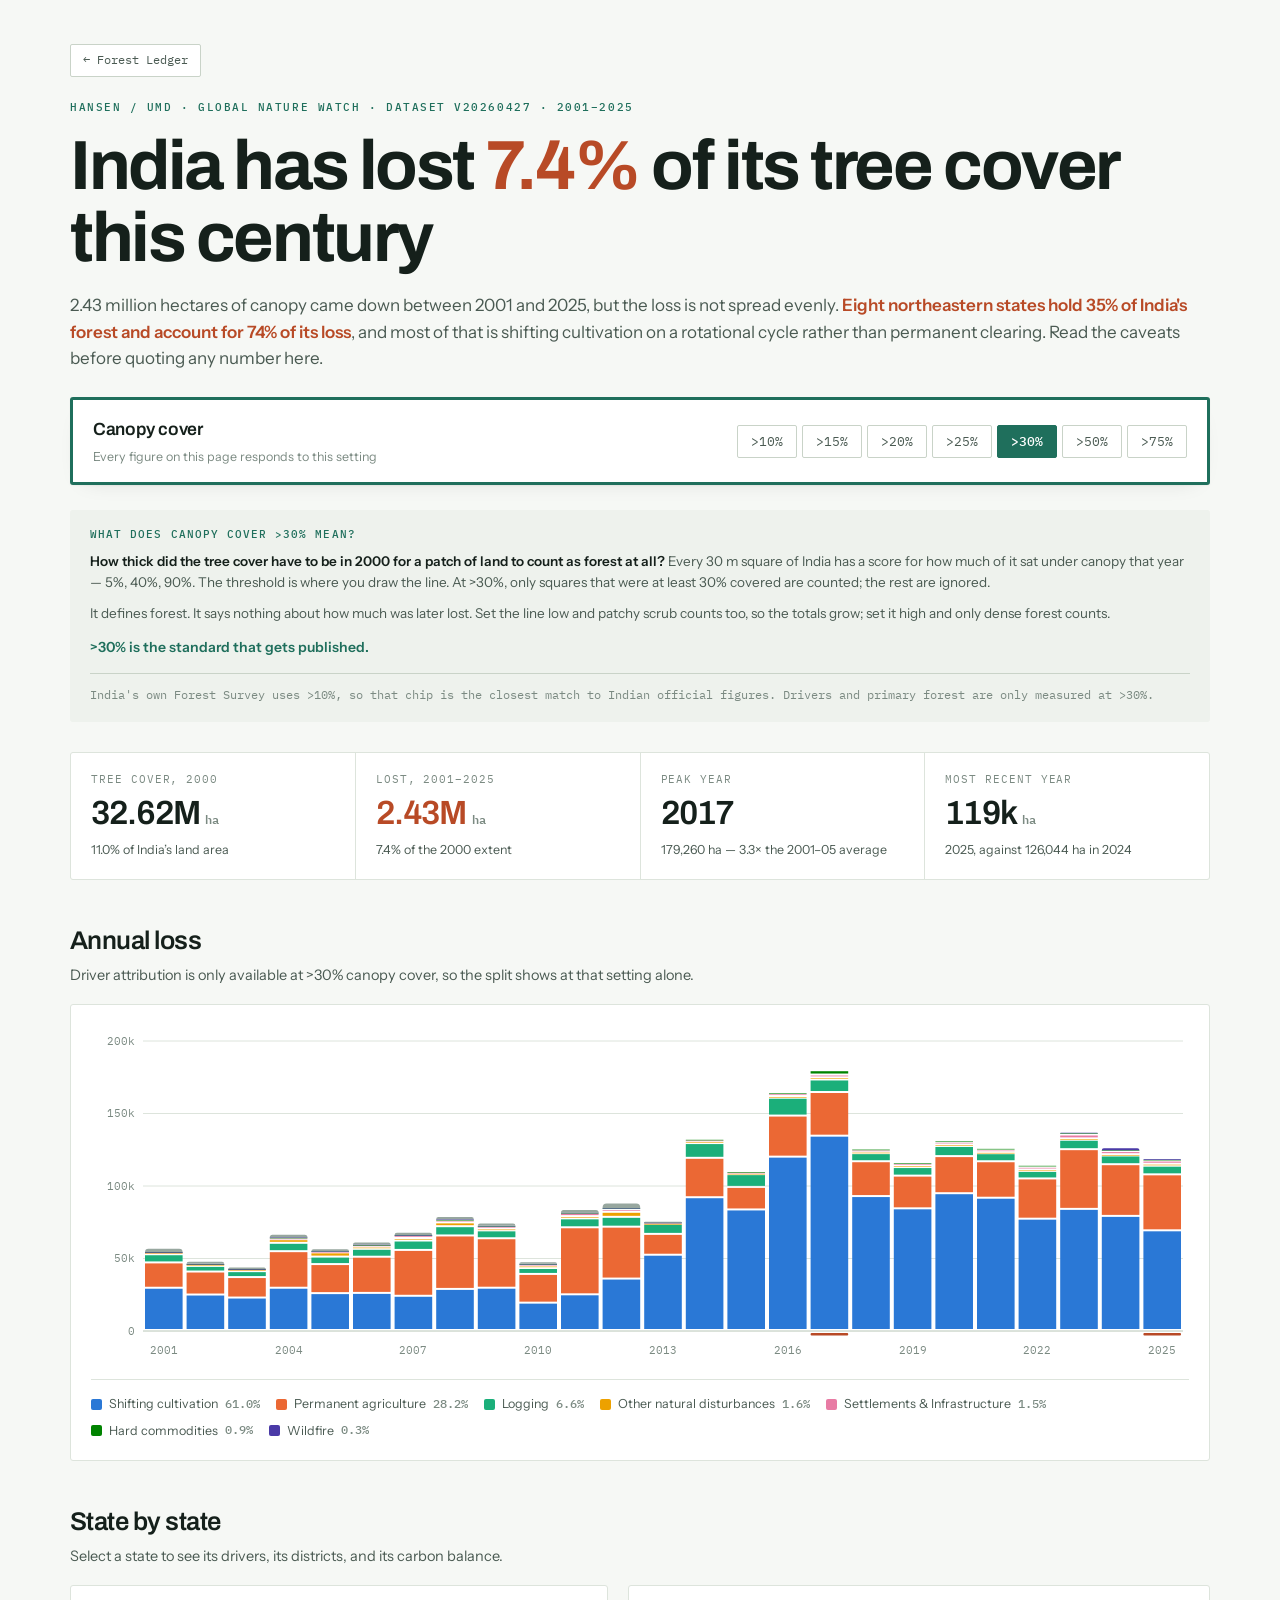
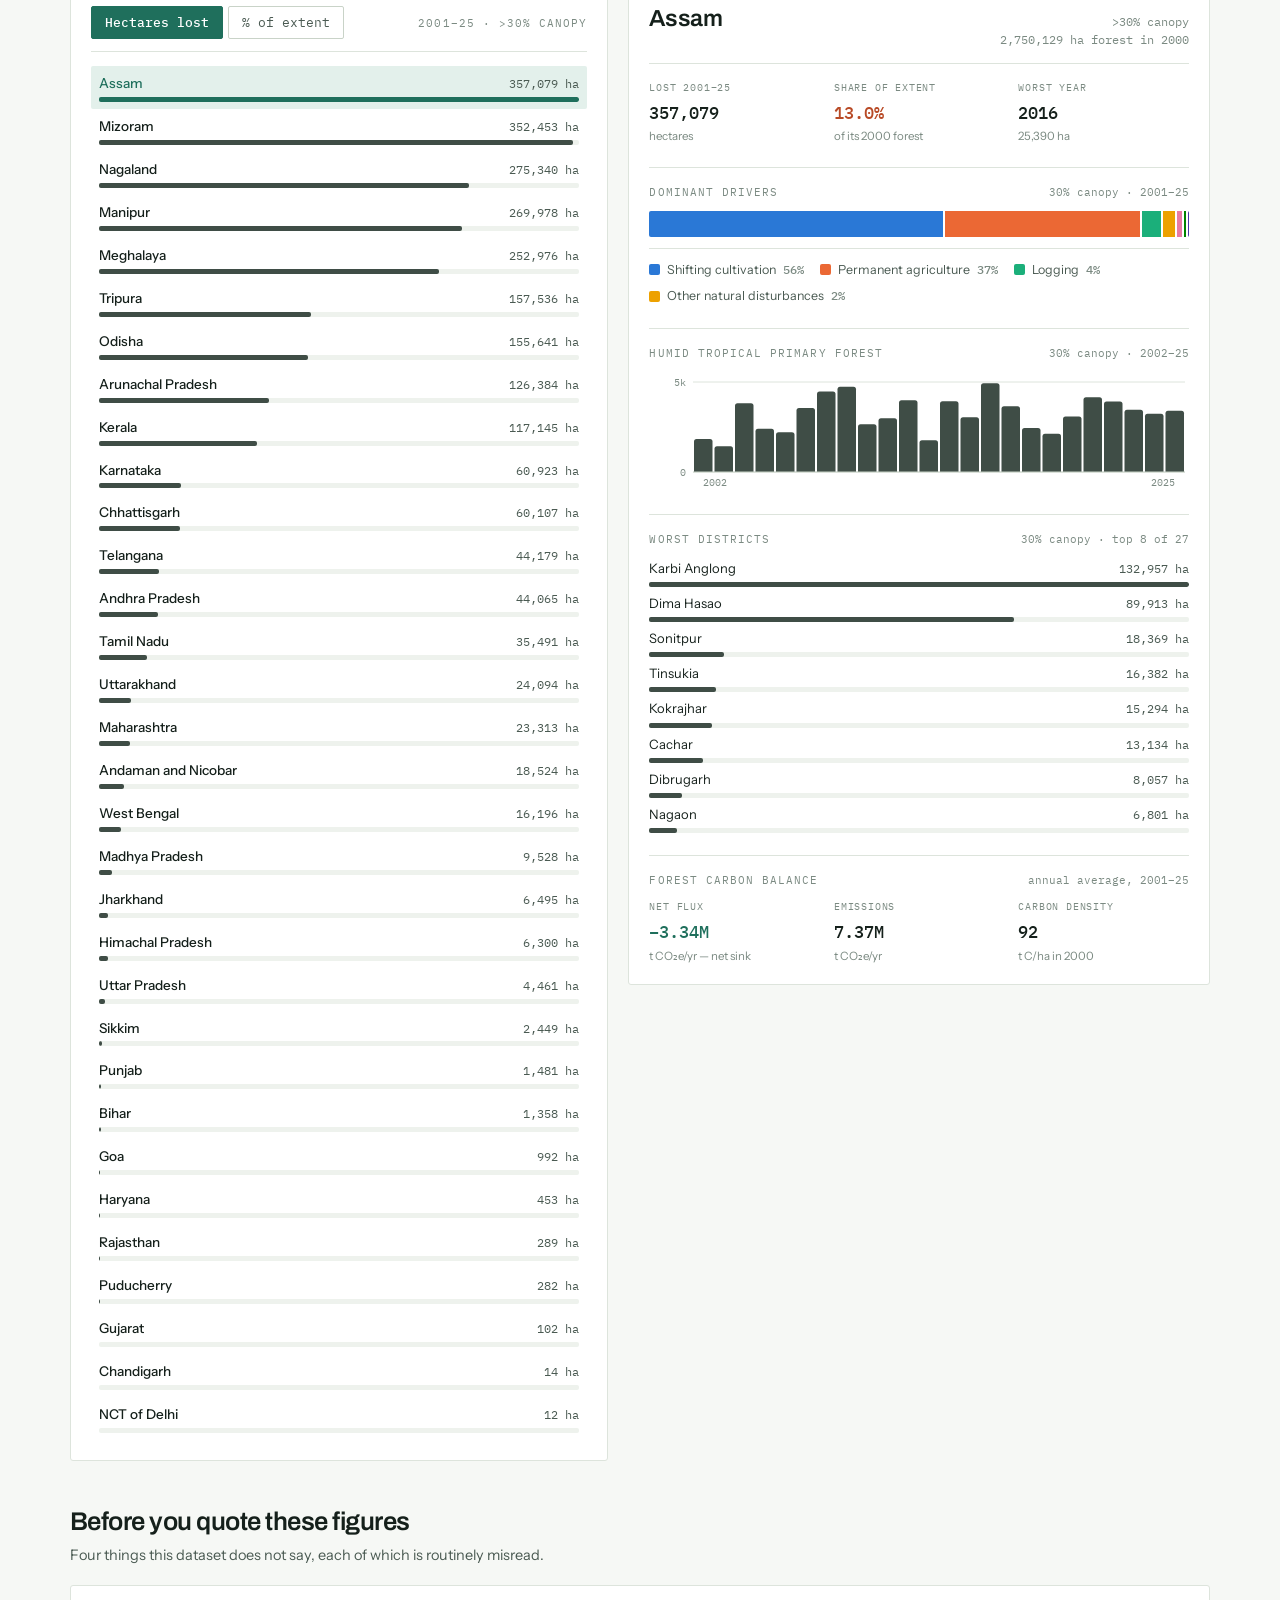
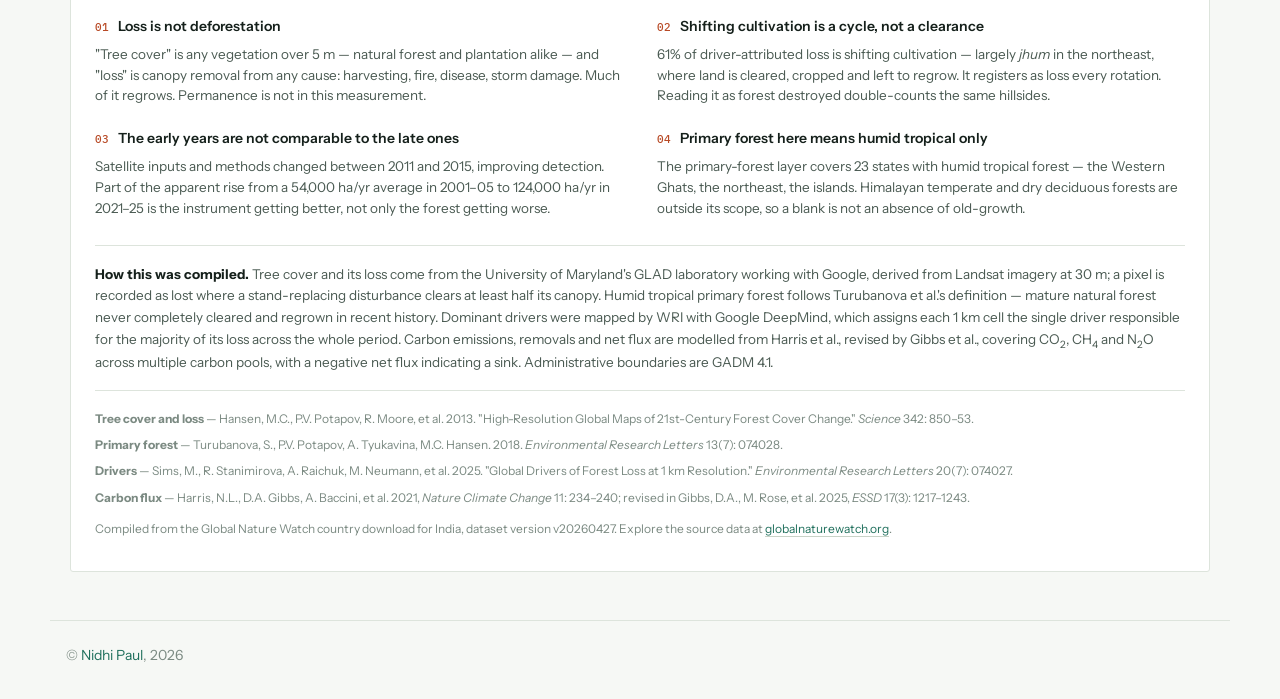
<file: tree-cover-loss/india-tree-cover-loss.html>
<!DOCTYPE html>
<html lang="en">
<head>
<meta charset="utf-8">
<meta name="viewport" content="width=device-width, initial-scale=1">
<meta name="description" content="Tree cover loss in India, 2001-2025, by state, district and driver. Hansen/UMD data via Global Nature Watch, dataset v20260427.">
<title>India Tree Cover Loss</title>
<link rel="preconnect" href="https://fonts.googleapis.com">
<link rel="preconnect" href="https://fonts.gstatic.com" crossorigin>
<link rel="stylesheet" href="https://fonts.googleapis.com/css2?family=Archivo:wght@500;600;700&family=Instrument+Sans:wght@400;500;600&family=IBM+Plex+Mono:wght@400;500;600&display=swap">
<style>
  html { -webkit-text-size-adjust: 100%; }
  img { max-width: 100%; }
  [hidden] { display: none !important; }
</style>
</head>
<body>
<style>
:root {
  color-scheme: light;

  --ground:      #f6f8f5;
  --surface:     #ffffff;
  --surface-2:   #eef2ed;
  --ink:         #15201b;
  --ink-2:       #4a5a52;
  --ink-3:       #7b8a82;
  --rule:        #dde4dc;
  --rule-2:      #c9d3c8;

  --canopy:      #1f6f5c;
  --canopy-soft: #e3f0eb;
  --ember:       #b84a26;
  --graphite:    #3f4d46;
  --graphite-2:  #97a79f;

  --d1: #2a78d6;
  --d2: #eb6834;
  --d3: #1baf7a;
  --d4: #eda100;
  --d5: #e87ba4;
  --d6: #008300;
  --d7: #4a3aa7;

  --shadow: 0 1px 2px rgba(21,32,27,.05), 0 8px 24px -16px rgba(21,32,27,.18);

  --f-display: "Archivo", "Helvetica Neue", Arial, sans-serif;
  --f-sans: "Instrument Sans", "Helvetica Neue", Arial, sans-serif;
  --f-mono: "IBM Plex Mono", ui-monospace, "SF Mono", Menlo, monospace;
}

@media (prefers-color-scheme: dark) {
  :root:not([data-theme="light"]) {
    color-scheme: dark;
    --ground:      #111512;
    --surface:     #181d19;
    --surface-2:   #1f2620;
    --ink:         #e7ebe6;
    --ink-2:       #a9b6ad;
    --ink-3:       #7d8b82;
    --rule:        #28302b;
    --rule-2:      #38423a;

    --canopy:      #43a086;
    --canopy-soft: #18312a;
    --ember:       #e08256;
    --graphite:    #93a79d;
    --graphite-2:  #5b6b62;

    --d1: #3987e5;
    --d2: #d95926;
    --d3: #199e70;
    --d4: #c98500;
    --d5: #d55181;
    --d6: #008300;
    --d7: #9085e9;

    --shadow: 0 1px 2px rgba(0,0,0,.3), 0 8px 24px -16px rgba(0,0,0,.6);
  }
}

:root[data-theme="dark"] {
  color-scheme: dark;
  --ground:      #111512;
  --surface:     #181d19;
  --surface-2:   #1f2620;
  --ink:         #e7ebe6;
  --ink-2:       #a9b6ad;
  --ink-3:       #7d8b82;
  --rule:        #28302b;
  --rule-2:      #38423a;

  --canopy:      #43a086;
  --canopy-soft: #18312a;
  --ember:       #e08256;
  --graphite:    #93a79d;
  --graphite-2:  #5b6b62;

  --d1: #3987e5;
  --d2: #d95926;
  --d3: #199e70;
  --d4: #c98500;
  --d5: #d55181;
  --d6: #008300;
  --d7: #9085e9;

  --shadow: 0 1px 2px rgba(0,0,0,.3), 0 8px 24px -16px rgba(0,0,0,.6);
}

* { box-sizing: border-box; }

body {
  margin: 0;
  background: var(--ground);
  color: var(--ink);
  font-family: var(--f-sans);
  font-size: 15px;
  line-height: 1.55;
  -webkit-font-smoothing: antialiased;
}

.wrap {
  max-width: 1180px;
  margin: 0 auto;
  padding-inline: 20px;
}

/* ---------- masthead ---------- */

.mast { padding-block: 44px 0px; }

.back {
  display: inline-flex;
  align-items: center;
  gap: 6px;
  margin-bottom: 22px;
  padding: 6px 12px;
  border: 1px solid var(--rule-2);
  border-radius: 2px;
  background: var(--surface);
  font-family: var(--f-mono);
  font-size: 12px;
  color: var(--ink-2);
  text-decoration: none;
  transition: border-color .12s, color .12s;
}
.back:hover { border-color: var(--canopy); color: var(--canopy); }

.eyebrow {
  font-family: var(--f-mono);
  font-size: 11px;
  font-weight: 500;
  letter-spacing: .14em;
  text-transform: uppercase;
  color: var(--canopy);
  margin: 0 0 14px;
}

h1 {
  font-family: var(--f-display);
  font-weight: 700;
  font-size: clamp(2.2rem, 6.1vw, 4.35rem);
  line-height: 1.04;
  letter-spacing: -.035em;
  margin: 0 0 18px;
  max-width: none;
}
h1 em { font-style: normal; color: var(--ember); }

.standfirst {
  font-size: 1.0625rem;
  color: var(--ink-2);
  margin: 0;
}
.standfirst strong { color: var(--ember); font-weight: 600; }

/* ---------- control bar ---------- */

.controls {
  position: sticky;
  top: 0;
  z-index: 20;
  margin-block: 26px 12px;
  padding: 16px 20px;
  background: var(--surface);
  border: 3px solid var(--canopy);
  border-radius: 3px;
  box-shadow: var(--shadow);
  display: flex;
  flex-wrap: wrap;
  align-items: center;
  justify-content: space-between;
  gap: 12px 28px;
}

.ctl-head { display: flex; flex-direction: column; gap: 3px; }

.ctl-title {
  font-family: var(--f-display);
  font-size: 1.1rem;
  font-weight: 600;
  letter-spacing: -.015em;
  color: var(--ink);
}

.ctl-hint { font-size: 12.5px; color: var(--ink-3); }

.ctl-label {
  font-family: var(--f-mono);
  font-size: 10.5px;
  letter-spacing: .1em;
  text-transform: uppercase;
  color: var(--ink-3);
}

.chips { display: flex; flex-wrap: wrap; gap: 5px; }

.chip {
  font-family: var(--f-mono);
  font-size: 13px;
  padding: 7px 13px;
  border: 1px solid var(--rule-2);
  background: var(--surface);
  color: var(--ink-2);
  border-radius: 2px;
  cursor: pointer;
  transition: background .12s, color .12s, border-color .12s;
}
.chip:hover { border-color: var(--canopy); color: var(--ink); }
.chip[aria-pressed="true"] {
  background: var(--canopy);
  border-color: var(--canopy);
  color: #fff;
  font-weight: 500;
}
:root[data-theme="dark"] .chip[aria-pressed="true"],
.chip[aria-pressed="true"] { color: #fff; }

:focus-visible { outline: 2px solid var(--canopy); outline-offset: 2px; }

/* ---------- stat tiles ---------- */

.tiles {
  display: grid;
  grid-template-columns: repeat(4, 1fr);
  gap: 1px;
  background: var(--rule);
  border: 1px solid var(--rule);
  border-radius: 3px;
  overflow: hidden;
}

.tile { background: var(--surface); padding: 18px 20px 20px; }

.tile-k {
  font-family: var(--f-mono);
  font-size: 10.5px;
  letter-spacing: .09em;
  text-transform: uppercase;
  color: var(--ink-3);
  margin-bottom: 10px;
}
.tile-v {
  font-family: var(--f-display);
  font-weight: 600;
  font-size: 2.1rem;
  line-height: 1;
  letter-spacing: -.025em;
  font-variant-numeric: tabular-nums;
}
.tile-v .unit {
  font-family: var(--f-mono);
  font-size: .78rem;
  letter-spacing: 0;
  color: var(--ink-3);
  margin-left: 5px;
}
.tile-sub { margin-top: 9px; font-size: 12.5px; color: var(--ink-2); }
.tile.accent .tile-v { color: var(--ember); }

/* ---------- sections ---------- */

section { margin-top: 46px; }

.sec-head { margin-bottom: 18px; }

h2 {
  font-family: var(--f-display);
  font-weight: 600;
  font-size: 1.6rem;
  line-height: 1.2;
  margin: 0 0 7px;
  letter-spacing: -.02em;
}
.sec-head p { margin: 0; color: var(--ink-2); font-size: 14.5px; }

.panel {
  background: var(--surface);
  border: 1px solid var(--rule);
  border-radius: 3px;
  padding: 20px;
}

.chart-host { width: 100%; }
.chart-host svg { display: block; max-width: 100%; }

/* ---------- legend ---------- */

.legend {
  display: flex;
  flex-wrap: wrap;
  gap: 7px 16px;
  margin-top: 14px;
  padding-top: 14px;
  border-top: 1px solid var(--rule);
}
.lg { display: flex; align-items: center; gap: 7px; font-size: 12.5px; color: var(--ink-2); }
.lg i { width: 11px; height: 11px; border-radius: 2px; flex: none; display: block; }
.lg b { font-family: var(--f-mono); font-size: 11.5px; color: var(--ink-3); font-weight: 500; }

/* ---------- two-column band ---------- */

.band {
  display: grid;
  grid-template-columns: minmax(0, 1fr) minmax(0, 1.08fr);
  gap: 20px;
  align-items: start;
}

/* state ranking */

.rank-head {
  display: flex;
  align-items: center;
  justify-content: space-between;
  gap: 10px 14px;
  margin-bottom: 14px;
  padding-bottom: 12px;
  border-bottom: 1px solid var(--rule);
  flex-wrap: wrap;
}

/* ---------- threshold explainer ---------- */

.explainer {
  margin-bottom: 30px;
  padding: 18px 20px;
  background: var(--surface-2);
  border-radius: 3px;
  display: grid;
  grid-template-columns: minmax(0, 1fr);
  gap: 10px;
  align-items: start;
  margin-top: 25px;
}
.explainer h2 {
  font-family: var(--f-mono);
  font-size: 10.5px;
  font-weight: 500;
  letter-spacing: .1em;
  text-transform: uppercase;
  color: var(--canopy);
  margin: 0;
}
.explainer p { margin: 0; font-size: 13.5px; color: var(--ink-2); }
.explainer p strong { color: var(--ink); font-weight: 600; }
.explainer-std {
  margin-top: 4px !important;
  font-size: 14px !important;
}
.explainer-std strong { color: var(--canopy) !important; }
.explainer-note {
  margin-top: 4px !important;
  padding-top: 12px;
  border-top: 1px solid var(--rule-2);
  font-family: var(--f-mono);
  font-size: 11.5px !important;
  color: var(--ink-3) !important;
}

.rank-list { display: flex; flex-direction: column; }

.row {
  display: grid;
  grid-template-columns: 1fr;
  gap: 3px;
  padding: 7px 8px;
  border: 0;
  border-radius: 2px;
  background: none;
  cursor: pointer;
  text-align: left;
  font: inherit;
  color: inherit;
  width: 100%;
}
.row:hover { background: var(--surface-2); }
.row[aria-current="true"] { background: var(--canopy-soft); }

.row-top { display: flex; align-items: baseline; justify-content: space-between; gap: 10px; }
.row-name { font-size: 13.5px; font-weight: 500; }
.row[aria-current="true"] .row-name { color: var(--canopy); }
.row-val {
  font-family: var(--f-mono);
  font-size: 12px;
  color: var(--ink-2);
  font-variant-numeric: tabular-nums;
  flex: none;
}
.row-track { height: 5px; background: var(--surface-2); border-radius: 2px; overflow: hidden; }
.row[aria-current="true"] .row-track { background: color-mix(in srgb, var(--canopy) 18%, transparent); }
.row-fill { display: block; height: 100%; background: var(--graphite); border-radius: 0 2px 2px 0; }
.row[aria-current="true"] .row-fill { background: var(--canopy); }

/* detail panel */

#states-head { scroll-margin-top: 108px; }

.detail-head {
  display: flex;
  align-items: baseline;
  justify-content: space-between;
  gap: 12px;
  flex-wrap: wrap;
  padding-bottom: 14px;
  margin-bottom: 16px;
  border-bottom: 1px solid var(--rule);
}
.detail-name {
  font-family: var(--f-display);
  font-size: 1.45rem;
  line-height: 1.15;
  letter-spacing: -.02em;
  margin: 0;
  font-weight: 600;
}
.detail-meta { font-family: var(--f-mono); font-size: 11.5px; color: var(--ink-3); text-align: right; }

.minis {
  display: grid;
  grid-template-columns: repeat(3, 1fr);
  gap: 14px;
  margin-bottom: 20px;
}
.mini-k {
  font-family: var(--f-mono);
  font-size: 10px;
  letter-spacing: .08em;
  text-transform: uppercase;
  color: var(--ink-3);
  margin-bottom: 5px;
}
.mini-v {
  font-family: var(--f-mono);
  font-size: 1.05rem;
  font-weight: 500;
  font-variant-numeric: tabular-nums;
}
.mini-n { font-size: 11.5px; color: var(--ink-3); margin-top: 3px; line-height: 1.35; }

.sub-h {
  font-family: var(--f-mono);
  font-size: 10.5px;
  letter-spacing: .1em;
  text-transform: uppercase;
  color: var(--ink-3);
  margin: 22px 0 10px;
  padding-top: 16px;
  border-top: 1px solid var(--rule);
  display: flex;
  justify-content: space-between;
  gap: 10px;
  align-items: baseline;
}
.sub-h span { letter-spacing: 0; text-transform: none; font-size: 11px; }

.compbar { display: flex; height: 26px; border-radius: 2px; overflow: hidden; gap: 2px; }
.compbar i { display: block; height: 100%; }

.dlist { display: flex; flex-direction: column; gap: 6px; }
.drow { display: grid; grid-template-columns: 1fr auto; gap: 4px 10px; align-items: baseline; }
.drow .n { font-size: 13px; }
.drow .v { font-family: var(--f-mono); font-size: 11.5px; color: var(--ink-2); font-variant-numeric: tabular-nums; }
.drow .t { grid-column: 1 / -1; height: 5px; background: var(--surface-2); border-radius: 2px; overflow: hidden; }
.drow .t i { display: block; height: 100%; background: var(--graphite); border-radius: 0 2px 2px 0; }

.note {
  font-size: 12.5px;
  color: var(--ink-3);
  background: var(--surface-2);
  border-left: 2px solid var(--rule-2);
  padding: 9px 12px;
  border-radius: 0 2px 2px 0;
}

/* ---------- cautions ---------- */

.cautions {
  background: var(--surface);
  border: 1px solid var(--rule);
  border-radius: 3px;
  padding: 26px 24px;
}
.caution-grid {
  display: grid;
  grid-template-columns: repeat(2, minmax(0, 1fr));
  gap: 22px 34px;
  margin-top: 4px;
}
.caution h3 {
  font-size: 14px;
  font-weight: 600;
  margin: 0 0 6px;
  display: flex;
  gap: 9px;
  align-items: baseline;
}
.caution h3 b {
  font-family: var(--f-mono);
  font-size: 11px;
  color: var(--ember);
  font-weight: 500;
  flex: none;
}
.caution p { margin: 0; font-size: 13.5px; color: var(--ink-2); }

.cites {
  margin-top: 26px;
  padding-top: 18px;
  border-top: 1px solid var(--rule);
  font-size: 12px;
  color: var(--ink-3);
  line-height: 1.6;
}
.cites p { margin: 0 0 7px; }
.cites .how {
  font-family: var(--f-sans);
  font-size: 13.5px;
  line-height: 1.6;
  color: var(--ink-2);
  margin-bottom: 18px;
  padding-bottom: 16px;
  border-bottom: 1px solid var(--rule);
}
.cites .how b { color: var(--ink); }
.cites .how sub { font-size: .75em; }
.cites a { color: var(--canopy); text-decoration: none; border-bottom: 1px solid var(--rule-2); }
.cites a:hover { border-bottom-color: var(--canopy); }

/* ---------- tooltip ---------- */

#tip {
  position: fixed;
  z-index: 60;
  pointer-events: none;
  opacity: 0;
  transform: translate(-50%, -100%);
  background: var(--ink);
  color: var(--ground);
  padding: 7px 10px;
  border-radius: 3px;
  font-family: var(--f-mono);
  font-size: 11.5px;
  line-height: 1.45;
  white-space: nowrap;
  box-shadow: var(--shadow);
  transition: opacity .1s;
}
#tip b { font-weight: 600; }
#tip .tk { color: var(--graphite-2); }

/* ---------- responsive ---------- */

@media (max-width: 980px) {
  .band { grid-template-columns: minmax(0, 1fr); }
  .tiles { grid-template-columns: repeat(2, 1fr); }
}
@media (max-width: 620px) {
  .wrap { padding-inline: 16px; }
  .tiles { grid-template-columns: 1fr; }
  .minis { grid-template-columns: 1fr 1fr; }
  .caution-grid { grid-template-columns: 1fr; }
  .controls { position: static; }
  #states-head { scroll-margin-top: 16px; }
  .detail-meta { text-align: left; }
}

@media (prefers-reduced-motion: reduce) {
  * { transition: none !important; animation: none !important; }
}
</style>

<div class="wrap">

  <header class="mast">
    <a class="back" href="index.html">&larr; Forest Ledger</a>
    <p class="eyebrow">Hansen / UMD · Global Nature Watch · Dataset v20260427 · 2001–2025</p>
    <h1>India has lost <em>7.4%</em> of its tree cover this century</h1>
    <p class="standfirst">
      2.43 million hectares of canopy came down between 2001 and 2025, but the loss is
      not spread evenly. <strong>Eight northeastern states hold 35% of India's forest and account
      for 74% of its loss</strong>, and most of that is shifting cultivation on a rotational
      cycle rather than permanent clearing. Read the caveats before quoting any number here.
    </p>

  </header>

  <div class="controls">
    <div class="ctl-head">
      <span class="ctl-title">Canopy cover</span>
      <span class="ctl-hint">Every figure on this page responds to this setting</span>
    </div>
    <div class="chips" id="th-chips" role="group" aria-label="Canopy density threshold"></div>
  </div>

  <aside class="explainer">
    <h2 id="explainer-title">What does Canopy cover &gt;30% mean?</h2>
    <p>
      <strong>How thick did the tree cover have to be in 2000 for a patch of land to count as
      forest at all?</strong> Every 30 m square of India has a score for how much of it sat under
      canopy that year — 5%, 40%, 90%. The threshold is where you draw the line. At
      &gt;<span id="ex-th-a">30</span>%, only squares that were at least
      <span id="ex-th-b">30</span>% covered are counted; the rest are ignored.
    </p>
    <p>
      It defines forest. It says nothing about how much was later lost. Set the line low and
      patchy scrub counts too, so the totals grow; set it high and only dense forest counts.
    </p>
    <p class="explainer-std"><strong>&gt;30% is the standard that gets published.</strong></p>
    <p class="explainer-note">
      India's own Forest Survey uses &gt;10%, so that chip is the closest match to Indian official
      figures. Drivers and primary forest are only measured at &gt;30%.
    </p>
  </aside>

  <div class="tiles" id="tiles"></div>

  <section>
    <div class="sec-head">
      <h2>Annual loss</h2>
      <p>Driver attribution is only available at &gt;30% canopy cover, so the split shows at that setting alone.</p>
    </div>
    <div class="panel">
      <div class="chart-host" id="annual"></div>
      <div class="legend" id="annual-legend"></div>
    </div>
  </section>


  <section>
    <div class="sec-head" id="states-head">
      <h2>State by state</h2>
      <p>Select a state to see its drivers, its districts, and its carbon balance.</p>
    </div>
    <div class="band">
      <div class="panel">
        <div class="rank-head">
          <div class="chips" id="metric-chips" role="group" aria-label="Ranking metric">
            <button class="chip" type="button" id="m-abs" data-metric="abs" aria-pressed="true">Hectares lost</button>
            <button class="chip" type="button" id="m-pct" data-metric="pct" aria-pressed="false">% of extent</button>
          </div>
          <span class="ctl-label" id="rank-th"></span>
        </div>
        <div class="rank-list" id="rank"></div>
      </div>
      <div class="panel" id="detail"></div>
    </div>
  </section>

  <section>
    <div class="sec-head">
      <h2>Before you quote these figures</h2>
      <p>Four things this dataset does not say, each of which is routinely misread.</p>
    </div>
    <div class="cautions">
      <div class="caution-grid">
        <div class="caution">
          <h3><b>01</b> Loss is not deforestation</h3>
          <p>
            "Tree cover" is any vegetation over 5 m — natural forest and plantation alike — and
            "loss" is canopy removal from any cause: harvesting, fire, disease, storm damage.
            Much of it regrows. Permanence is not in this measurement.
          </p>
        </div>
        <div class="caution">
          <h3><b>02</b> Shifting cultivation is a cycle, not a clearance</h3>
          <p>
            61% of driver-attributed loss is shifting cultivation — largely <i>jhum</i> in the
            northeast, where land is cleared, cropped and left to regrow. It registers as loss
            every rotation. Reading it as forest destroyed double-counts the same hillsides.
          </p>
        </div>
        <div class="caution">
          <h3><b>03</b> The early years are not comparable to the late ones</h3>
          <p>
            Satellite inputs and methods changed between 2011 and 2015, improving detection. Part
            of the apparent rise from a 54,000 ha/yr average in 2001–05 to 124,000 ha/yr in
            2021–25 is the instrument getting better, not only the forest getting worse.
          </p>
        </div>
        <div class="caution">
          <h3><b>04</b> Primary forest here means humid tropical only</h3>
          <p>
            The primary-forest layer covers 23 states with humid tropical forest — the Western
            Ghats, the northeast, the islands. Himalayan temperate and dry deciduous forests are
            outside its scope, so a blank is not an absence of old-growth.
          </p>
        </div>
      </div>

      <div class="cites">
        <p class="how">
          <b>How this was compiled.</b> Tree cover and its loss come from the University of
          Maryland's GLAD laboratory working with Google, derived from Landsat imagery at 30 m;
          a pixel is recorded as lost where a stand-replacing disturbance clears at least half
          its canopy. Humid tropical primary forest follows Turubanova et al.'s definition —
          mature natural forest never completely cleared and regrown in recent history. Dominant
          drivers were mapped by WRI with Google DeepMind, which assigns each 1 km cell the
          single driver responsible for the majority of its loss across the whole period. Carbon
          emissions, removals and net flux are modelled from Harris et al., revised by Gibbs et
          al., covering CO<sub>2</sub>, CH<sub>4</sub> and N<sub>2</sub>O across multiple carbon
          pools, with a negative net flux indicating a sink. Administrative boundaries are
          GADM 4.1.
        </p>
        <p><b>Tree cover and loss</b> — Hansen, M.C., P.V. Potapov, R. Moore, et al. 2013. "High-Resolution Global Maps of 21st-Century Forest Cover Change." <i>Science</i> 342: 850–53.</p>
        <p><b>Primary forest</b> — Turubanova, S., P.V. Potapov, A. Tyukavina, M.C. Hansen. 2018. <i>Environmental Research Letters</i> 13(7): 074028.</p>
        <p><b>Drivers</b> — Sims, M., R. Stanimirova, A. Raichuk, M. Neumann, et al. 2025. "Global Drivers of Forest Loss at 1 km Resolution." <i>Environmental Research Letters</i> 20(7): 074027.</p>
        <p><b>Carbon flux</b> — Harris, N.L., D.A. Gibbs, A. Baccini, et al. 2021, <i>Nature Climate Change</i> 11: 234–240; revised in Gibbs, D.A., M. Rose, et al. 2025, <i>ESSD</i> 17(3): 1217–1243.</p>
        <p style="margin-top:12px">Compiled from the Global Nature Watch country download for India, dataset version v20260427. Explore the source data at <a href="https://www.globalnaturewatch.org" target="_blank" rel="noopener">globalnaturewatch.org</a>.</p>
      </div>
    </div>
  </section>

</div>

<div id="tip" role="status" aria-live="polite"></div>

<script id="payload" type="application/json">{"meta":{"version":"v20260427","years":[2001,2002,2003,2004,2005,2006,2007,2008,2009,2010,2011,2012,2013,2014,2015,2016,2017,2018,2019,2020,2021,2022,2023,2024,2025],"primaryYears":[2002,2003,2004,2005,2006,2007,2008,2009,2010,2011,2012,2013,2014,2015,2016,2017,2018,2019,2020,2021,2022,2023,2024,2025],"thresholds":[10,15,20,25,30,50,75],"countryArea":297835740,"drivers":["Hard commodities","Logging","Other natural disturbances","Permanent agriculture","Settlements & Infrastructure","Shifting cultivation","Wildfire"]},"country":{"10":{"extent2000":42557274,"extent2010":37109757,"loss":[58358,49435,45397,69044,58482,63493,70490,81834,77331,48989,88663,93660,83146,143619,117630,177258,193979,139031,127502,143399,135664,124595,154598,140223,133246]},"15":{"extent2000":38580562,"extent2010":32908978,"loss":[57845,48858,44857,68055,57704,62603,69460,80674,76140,48374,86631,91658,80667,139827,114956,172920,188819,134316,123461,139019,132215,121040,148473,135509,128317]},"20":{"extent2000":37367904,"extent2010":32328842,"loss":[57591,48547,44577,67596,57312,62144,68944,80070,75568,48051,85787,90663,79322,137933,113667,170721,186537,132137,121641,137036,130682,119405,145765,133318,126036]},"25":{"extent2000":35451732,"extent2010":31153562,"loss":[57032,48060,44053,66768,56710,61364,68122,79106,74630,47668,84262,89399,78037,136076,112421,168628,184381,129979,119893,135112,129233,117813,142879,131042,123650]},"30":{"extent2000":32620760,"extent2010":28594312,"loss":[56792,47839,43831,66411,56419,61012,67731,78641,74155,47442,83415,88012,75407,132072,109678,164151,179260,125295,115904,130855,125753,114224,136713,126044,118595]},"50":{"extent2000":24786693,"extent2010":18810594,"loss":[52810,43425,39485,59468,50570,54005,60096,70105,66373,43118,71168,76670,65144,115294,98230,145646,159639,108303,101388,114860,112830,100605,117272,109623,102537]},"75":{"extent2000":12167801,"extent2010":9570247,"loss":[40440,31377,28023,42434,35762,37348,39111,46933,44641,30433,43936,50955,35888,61181,57179,83841,90766,56143,53809,61342,64436,53391,60169,59038,54863]}},"countryDrivers":{"Hard commodities":[192,162,224,635,395,422,592,656,640,582,568,1166,370,535,509,853,2975,690,817,949,1179,1390,1506,1267,1214],"Logging":[5636,3873,4082,5768,5161,5447,6476,6379,5435,4085,6146,6782,6944,10110,8774,12299,8637,5570,5879,6980,5538,5154,6478,6010,5941],"Other natural disturbances":[1321,1354,1338,2480,2928,1509,1737,2640,1284,1679,1555,3468,530,1326,880,1162,1464,1013,1136,1321,919,1008,954,896,1373],"Permanent agriculture":[17467,15862,14128,25210,20030,24958,31628,36869,34107,19808,46234,35796,14371,27058,15525,28286,30069,23979,22507,25528,25110,27698,41073,35565,38471],"Settlements & Infrastructure":[502,428,503,1049,964,1385,1899,1741,1594,1174,2336,1858,641,1077,750,1869,1937,1414,1428,1535,1576,1828,2662,2106,2139],"Shifting cultivation":[29148,24467,22381,29154,25430,25590,23603,28337,29170,18867,24612,35470,51916,91149,82968,119395,133847,92199,83699,94163,91075,76617,83337,78519,68507],"Wildfire":[156,159,58,276,110,292,233,498,315,119,179,326,52,211,43,66,100,200,150,128,146,298,374,1393,537]},"countryPrimary":[8615,8256,14204,11134,11175,12972,16047,13974,9261,13505,15038,11686,18279,17494,24375,23806,15515,14468,16993,18335,16878,17739,18186,17812],"states":[{"name":"Andaman and Nicobar","area":761087,"th":{"10":{"extent2000":690583,"extent2010":687881,"loss":[1411,1889,1634,212,3545,818,797,1740,840,776,98,696,483,1395,73,163,288,109,166,998,124,87,81,138,90]},"15":{"extent2000":688657,"extent2010":684205,"loss":[1411,1888,1634,212,3543,818,796,1739,840,776,98,695,481,1384,73,162,288,108,166,990,123,86,80,136,89]},"20":{"extent2000":687423,"extent2010":683258,"loss":[1411,1887,1632,212,3541,818,795,1738,839,775,98,693,479,1374,73,161,287,108,165,982,123,85,80,135,89]},"25":{"extent2000":686295,"extent2010":681334,"loss":[1411,1887,1632,212,3540,818,795,1738,839,775,98,693,478,1369,73,161,286,107,164,977,123,85,79,134,88]},"30":{"extent2000":684397,"extent2010":679436,"loss":[1410,1886,1631,211,3539,818,794,1738,838,775,98,692,476,1358,73,160,285,107,163,965,122,85,79,133,88]},"50":{"extent2000":675926,"extent2010":665406,"loss":[1406,1875,1626,210,3513,813,780,1732,831,769,98,682,467,1297,72,156,281,105,156,912,120,82,76,127,84]},"75":{"extent2000":646073,"extent2010":633977,"loss":[1378,1833,1591,200,3370,789,714,1690,787,725,95,648,448,1119,67,130,250,89,128,702,102,68,61,98,71]}},"drivers":{"Hard commodities":[0,5,5,0,0,1,0,0,0,0,0,0,0,0,0,0,0,0,0,0,0,0,0,0,0],"Logging":[628,834,803,21,595,156,40,42,87,31,7,10,98,55,0,0,0,7,20,79,3,5,6,8,2],"Other natural disturbances":[568,553,589,76,1665,341,303,842,299,309,35,339,199,713,41,36,165,36,16,163,38,14,13,16,26],"Permanent agriculture":[94,224,113,78,783,173,279,367,307,290,25,217,112,380,18,97,103,50,105,589,57,42,52,83,46],"Settlements & Infrastructure":[1,16,12,2,69,13,63,33,46,54,1,12,1,10,6,23,8,6,11,24,3,4,2,4,4],"Shifting cultivation":[80,220,77,11,354,23,49,64,54,36,9,18,9,44,2,2,4,6,3,45,4,13,3,17,4],"Wildfire":[15,13,9,10,20,99,29,365,11,25,2,56,8,118,4,0,5,1,5,47,13,0,3,4,5]},"primary":[170,169,112,699,479,384,1345,263,197,41,454,320,661,50,57,198,41,40,321,62,29,29,37,38],"carbon":{"agc":88508200,"agcDensity":129,"emissions":455287,"removals":2457742,"netFlux":-2002455}},{"name":"Andhra Pradesh","area":16004981,"th":{"10":{"extent2000":1716644,"extent2010":1524974,"loss":[890,739,1645,1396,1267,1561,1955,3051,2756,1086,3558,1541,1597,2459,1460,3120,3450,3456,2627,1888,1129,1627,4272,4022,2895]},"15":{"extent2000":1498509,"extent2010":1258302,"loss":[877,725,1604,1367,1244,1523,1912,2977,2685,1065,3465,1483,1456,2296,1376,2905,3247,2964,2397,1730,1046,1508,3914,3705,2580]},"20":{"extent2000":1410649,"extent2010":1225329,"loss":[867,708,1573,1345,1218,1484,1876,2909,2639,1040,3401,1449,1385,2223,1340,2800,3157,2762,2288,1663,1005,1455,3740,3552,2435]},"25":{"extent2000":1299843,"extent2010":1156909,"loss":[842,681,1517,1309,1190,1431,1826,2823,2584,1022,3312,1404,1323,2147,1300,2697,3078,2515,2175,1595,966,1400,3569,3394,2264]},"30":{"extent2000":1105913,"extent2010":999013,"loss":[836,676,1500,1298,1181,1414,1809,2792,2552,1012,3264,1355,1120,1905,1147,2351,2825,2100,1905,1403,854,1242,2957,2870,1697]},"50":{"extent2000":745727,"extent2010":514926,"loss":[685,522,1178,1009,958,1066,1415,2239,2097,856,2668,1079,850,1511,913,1841,2332,1608,1480,1092,667,972,2236,2145,1193]},"75":{"extent2000":254490,"extent2010":142020,"loss":[486,344,669,547,619,556,720,1249,1213,494,1323,603,309,531,326,571,896,521,535,402,237,339,746,739,371]}},"drivers":{"Hard commodities":[0,0,2,0,2,1,2,10,1,1,1,2,9,3,1,7,1,3,0,1,1,1,10,15,2],"Logging":[74,35,153,110,101,81,61,195,150,26,178,81,83,88,97,148,181,186,65,37,25,23,63,75,50],"Other natural disturbances":[7,3,6,5,9,3,5,4,5,2,6,2,0,1,2,2,0,1,1,3,0,1,1,1,1],"Permanent agriculture":[477,399,856,854,640,868,1245,1853,1650,646,2496,821,537,977,615,1369,1613,1159,938,729,459,736,1731,1566,945],"Settlements & Infrastructure":[10,3,8,8,16,27,24,23,16,10,13,4,1,4,1,3,8,19,10,6,9,2,19,7,14],"Shifting cultivation":[126,145,367,245,360,364,377,644,648,276,503,371,459,790,416,807,1008,724,876,619,353,473,1119,1189,673],"Wildfire":[3,1,2,4,1,17,1,3,13,0,3,0,0,0,1,2,0,0,6,1,0,0,2,0,1]},"primary":[95,231,178,248,182,256,383,406,168,459,238,171,323,126,327,561,387,363,225,143,193,424,468,257],"carbon":{"agc":91949901,"agcDensity":83,"emissions":977782,"removals":4733541,"netFlux":-3755759}},{"name":"Arunachal Pradesh","area":1486664,"th":{"10":{"extent2000":1201478,"extent2010":1187678,"loss":[3166,2260,2673,6133,2962,3948,3656,3985,4290,2360,7578,7872,3959,6216,5904,8042,9183,4682,4639,6087,7545,6344,5062,5233,6058]},"15":{"extent2000":1188531,"extent2010":1167628,"loss":[3147,2248,2660,6062,2946,3932,3639,3974,4282,2351,7542,7795,3917,6139,5837,7952,9092,4605,4535,6006,7455,6263,4990,5181,5988]},"20":{"extent2000":1183593,"extent2010":1164473,"loss":[3140,2244,2657,6039,2941,3926,3630,3969,4279,2348,7515,7760,3890,6094,5797,7904,9030,4558,4477,5955,7406,6213,4954,5155,5955]},"25":{"extent2000":1179155,"extent2010":1154573,"loss":[3130,2239,2651,5992,2934,3920,3622,3964,4276,2344,7497,7724,3868,6054,5763,7853,8972,4525,4432,5908,7367,6171,4923,5129,5926]},"30":{"extent2000":1170756,"extent2010":1143970,"loss":[3121,2235,2646,5964,2929,3914,3616,3960,4273,2340,7480,7689,3838,6008,5717,7788,8907,4474,4374,5853,7308,6112,4877,5088,5873]},"50":{"extent2000":1119796,"extent2010":1063174,"loss":[3030,2181,2591,5713,2862,3834,3530,3885,4222,2291,7281,7411,3627,5567,5297,7245,8298,4114,3971,5447,6908,5733,4600,4850,5588]},"75":{"extent2000":1014498,"extent2010":926848,"loss":[2730,1989,2361,5025,2598,3502,3222,3551,3958,2076,6604,6631,3047,4538,4340,5973,6812,3306,3126,4492,5873,4797,3897,4227,4893]}},"drivers":{"Hard commodities":[38,45,81,317,48,95,195,163,137,74,148,601,67,86,116,179,215,111,212,339,264,277,204,186,243],"Logging":[113,87,107,222,129,217,164,111,157,65,102,184,154,155,180,292,380,117,88,168,202,235,197,127,181],"Other natural disturbances":[144,122,140,957,283,299,329,287,163,151,180,1197,124,198,335,579,522,395,395,388,324,278,215,248,482],"Permanent agriculture":[1050,940,1415,2513,1100,1711,1568,1916,2584,1278,5681,4353,1096,1784,1667,2841,2672,1351,1284,2049,3322,2739,2065,2533,3018],"Settlements & Infrastructure":[28,15,12,68,38,72,25,51,54,31,79,36,19,29,26,69,78,39,33,48,45,113,61,68,57],"Shifting cultivation":[1728,1018,876,1846,1317,1496,1319,1422,1151,728,1274,1271,2354,3717,3363,3810,5019,2459,2355,2852,3141,2462,2133,1919,1881],"Wildfire":[1,0,2,3,0,0,0,0,2,0,0,0,0,0,1,1,15,0,0,0,0,0,0,1,0]},"primary":[1046,1330,2722,1391,1978,1986,2036,2477,1193,3969,4055,1732,2604,2513,3710,4014,1959,1779,2736,3841,3040,2532,2931,3420],"carbon":{"agc":156549174,"agcDensity":134,"emissions":2795086,"removals":1512825,"netFlux":1282261}},{"name":"Assam","area":7849222,"th":{"10":{"extent2000":3164942,"extent2010":3010456,"loss":[6772,8181,5558,13118,8434,9268,12379,16165,16102,10665,14689,17144,9422,23528,13990,26396,18828,15621,11931,19340,19939,19647,18786,16867,18098]},"15":{"extent2000":3004208,"extent2010":2805435,"loss":[6729,8127,5518,12997,8354,9175,12250,16028,16007,10569,14523,16933,9292,23245,13826,26087,18548,15350,11718,19002,19603,19322,18443,16570,17767]},"20":{"extent2000":2949702,"extent2010":2771686,"loss":[6707,8098,5500,12940,8317,9138,12206,15956,15968,10523,14450,16843,9212,23062,13724,25918,18419,15216,11622,18840,19450,19171,18284,16433,17612]},"25":{"extent2000":2865900,"extent2010":2713885,"loss":[6680,8074,5481,12876,8282,9100,12166,15901,15926,10478,14386,16757,9139,22912,13648,25758,18308,15107,11538,18698,19316,19044,18149,16305,17472]},"30":{"extent2000":2750129,"extent2010":2565495,"loss":[6662,8055,5467,12846,8258,9071,12132,15860,15886,10445,14324,16660,8973,22553,13450,25390,18009,14803,11315,18341,18956,18726,17792,15980,17125]},"50":{"extent2000":2290014,"extent2010":2050613,"loss":[6264,7613,5154,12107,7709,8431,11402,14981,15126,9731,13426,15408,8134,20419,12367,23338,16529,13287,10277,16577,17238,17030,16090,14431,15406]},"75":{"extent2000":1335357,"extent2010":1104260,"loss":[4779,5566,3813,9028,5497,6072,8399,11147,11411,6912,9532,10935,4643,10583,7154,13358,9428,7124,5646,8756,9474,9143,8924,7983,8443]}},"drivers":{"Hard commodities":[16,13,23,38,36,21,62,32,43,63,46,94,36,41,44,47,40,34,78,71,103,100,219,112,82],"Logging":[286,237,223,425,420,457,501,655,746,595,881,722,303,662,463,903,487,333,217,394,631,658,534,598,517],"Other natural disturbances":[143,236,262,837,547,415,588,672,304,547,673,1215,24,75,117,115,135,87,103,296,83,112,254,145,143],"Permanent agriculture":[3517,4901,3342,8049,4902,4933,7243,9355,9135,5974,8182,7856,2203,6101,2757,4723,3256,3019,2554,4013,5105,4783,4472,4590,5600],"Settlements & Infrastructure":[41,48,46,122,123,165,149,217,298,219,262,212,83,107,58,164,128,135,94,133,154,158,121,160,158],"Shifting cultivation":[2542,2491,1503,3172,2096,2908,3438,4745,5193,2874,4051,6111,6285,15457,9985,19410,13939,11173,8253,13403,12854,12841,12122,10288,10557],"Wildfire":[2,18,3,45,14,25,5,9,1,23,14,63,11,48,0,0,0,5,0,1,1,39,55,67,29]},"primary":[1829,1424,3820,2402,2211,3560,4468,4733,2648,2983,3981,1768,3926,3035,4927,3659,2448,2120,3082,4159,3913,3452,3239,3396],"carbon":{"agc":253334950,"agcDensity":92,"emissions":7372014,"removals":10711573,"netFlux":-3339559}},{"name":"Bihar","area":9423251,"th":{"10":{"extent2000":392645,"extent2010":471778,"loss":[156,49,34,89,118,79,56,104,313,135,72,128,22,24,6,12,39,11,6,26,14,14,65,56,61]},"15":{"extent2000":257627,"extent2010":316711,"loss":[153,46,33,84,115,76,54,100,301,128,69,117,17,18,4,10,38,10,5,23,12,12,52,50,54]},"20":{"extent2000":233146,"extent2010":299505,"loss":[151,44,32,82,112,73,50,93,291,123,67,111,16,16,3,10,38,9,5,21,11,11,48,47,51]},"25":{"extent2000":194110,"extent2010":277084,"loss":[144,40,30,72,106,69,49,88,262,115,65,101,15,15,2,8,37,9,4,20,10,9,43,43,48]},"30":{"extent2000":153843,"extent2010":205562,"loss":[142,40,30,72,105,68,48,87,260,113,64,98,13,12,1,7,37,8,3,15,9,8,36,38,44]},"50":{"extent2000":87361,"extent2010":91520,"loss":[107,27,21,44,78,47,33,57,160,80,45,58,7,7,0,3,33,6,2,3,5,1,16,25,37]},"75":{"extent2000":31624,"extent2010":32206,"loss":[40,8,9,12,25,18,13,23,31,32,19,27,1,2,0,0,13,1,0,2,2,0,4,5,14]}},"drivers":{"Hard commodities":[10,1,6,2,2,4,2,8,4,6,8,6,0,0,0,1,4,2,0,8,1,6,10,2,3],"Logging":[1,1,2,1,2,1,3,1,2,3,2,2,1,2,0,2,3,0,2,0,1,0,0,5,8],"Other natural disturbances":[13,3,6,2,11,9,5,12,7,14,13,15,3,1,0,2,21,1,0,2,4,0,10,8,15],"Permanent agriculture":[38,8,6,21,43,18,13,32,144,35,18,30,4,5,0,2,1,4,0,4,2,1,7,11,6],"Settlements & Infrastructure":[1,1,0,0,7,0,1,3,5,1,7,5,0,0,0,0,1,1,0,0,0,0,1,0,0],"Shifting cultivation":[0,0,0,6,0,0,4,1,0,2,0,0,0,0,0,0,1,0,0,0,0,0,6,4,0],"Wildfire":[0,0,0,0,0,0,0,0,0,0,0,0,0,0,0,0,0,0,0,0,0,0,0,8,10]},"primary":[0,1,0,3,4,1,3,4,4,2,3,0,0,0,0,0,0,0,0,0,0,0,0,0],"carbon":{"agc":15024037,"agcDensity":98,"emissions":27078,"removals":686279,"netFlux":-659201}},{"name":"Chandigarh","area":11812,"th":{"10":{"extent2000":930,"extent2010":1202,"loss":[0,0,0,1,1,5,3,2,1,0,0,0,0,0,0,0,0,0,0,0,0,0,0,0,1]},"15":{"extent2000":848,"extent2010":1105,"loss":[0,0,0,1,1,5,3,2,1,0,0,0,0,0,0,0,0,0,0,0,0,0,0,0,1]},"20":{"extent2000":809,"extent2010":1089,"loss":[0,0,0,1,1,5,3,2,1,0,0,0,0,0,0,0,0,0,0,0,0,0,0,0,1]},"25":{"extent2000":753,"extent2010":1018,"loss":[0,0,0,1,1,5,3,2,1,0,0,0,0,0,0,0,0,0,0,0,0,0,0,0,1]},"30":{"extent2000":702,"extent2010":935,"loss":[0,0,0,1,1,5,3,2,1,0,0,0,0,0,0,0,0,0,0,0,0,0,0,0,1]},"50":{"extent2000":469,"extent2010":579,"loss":[0,0,0,1,1,3,3,1,0,0,0,0,0,0,0,0,0,0,0,0,0,0,0,0,0]},"75":{"extent2000":108,"extent2010":115,"loss":[0,0,0,1,1,2,2,1,0,0,0,0,0,0,0,0,0,0,0,0,0,0,0,0,0]}},"drivers":{"Permanent agriculture":[0,0,0,0,0,2,1,0,0,0,0,0,0,0,0,0,0,0,0,0,0,0,0,0,1],"Settlements & Infrastructure":[0,0,0,1,1,2,2,2,0,0,0,0,0,0,0,0,0,0,0,0,0,0,0,0,0]},"carbon":{"agc":45252,"agcDensity":64,"emissions":250,"removals":7861,"netFlux":-7611}},{"name":"Chhattisgarh","area":13543151,"th":{"10":{"extent2000":3860126,"extent2010":3395316,"loss":[2875,2271,1452,2613,2697,2756,2372,2215,2380,1502,7998,3956,1813,2108,1725,2777,2078,2902,2599,1405,1879,2564,4044,4261,3901]},"15":{"extent2000":3431970,"extent2010":2844755,"loss":[2792,2179,1393,2484,2587,2617,2259,2111,2290,1436,7616,3717,1738,2020,1662,2723,2011,2832,2534,1348,1833,2500,3772,4022,3636]},"20":{"extent2000":3276037,"extent2010":2791189,"loss":[2770,2153,1373,2448,2558,2572,2227,2077,2262,1411,7520,3640,1698,1969,1619,2675,1977,2789,2492,1310,1805,2455,3643,3908,3506]},"25":{"extent2000":3055622,"extent2010":2677445,"loss":[2651,2062,1309,2324,2452,2442,2129,1962,2175,1366,7200,3464,1634,1886,1567,2626,1932,2741,2445,1264,1758,2411,3480,3776,3344]},"30":{"extent2000":2663571,"extent2010":2284391,"loss":[2622,2031,1288,2282,2415,2395,2096,1932,2149,1346,7079,3350,1521,1729,1476,2533,1859,2650,2361,1187,1699,2328,3186,3535,3058]},"50":{"extent2000":1472428,"extent2010":748728,"loss":[1993,1342,774,1238,1469,1361,1373,1145,1508,822,4344,1906,1052,1133,1051,1988,1391,2030,1808,815,1300,1812,2269,2581,2048]},"75":{"extent2000":89636,"extent2010":26537,"loss":[897,337,139,161,243,195,288,184,415,158,701,444,111,77,102,175,133,157,153,54,97,141,169,232,132]}},"drivers":{"Hard commodities":[6,2,7,19,16,19,33,16,16,10,21,15,12,16,32,77,65,48,37,33,35,49,95,160,133],"Logging":[591,238,258,331,134,280,115,100,86,183,246,265,136,169,63,123,43,127,89,70,93,67,54,36,124],"Other natural disturbances":[22,5,25,19,28,17,35,31,22,16,24,19,1,1,0,3,2,9,8,4,2,3,4,3,21],"Permanent agriculture":[1573,985,546,1463,1682,1662,1230,1398,1125,830,6089,2360,273,471,299,355,431,397,404,410,272,351,1293,947,1165],"Settlements & Infrastructure":[1,2,3,4,5,44,7,14,7,10,19,12,3,9,13,5,33,6,8,4,4,3,16,17,18],"Shifting cultivation":[181,673,354,260,434,240,554,226,800,154,383,265,1038,1025,1044,1953,1267,2049,1800,626,1268,1844,1677,2338,1504],"Wildfire":[13,3,1,28,2,6,4,1,2,5,3,10,1,0,0,0,1,1,1,17,12,1,7,9,41]},"primary":[16,11,7,13,14,16,17,18,9,13,12,3,7,9,35,13,29,12,13,9,19,9,24,18],"carbon":{"agc":245365972,"agcDensity":92,"emissions":1180299,"removals":9852894,"netFlux":-8672595}},{"name":"Dadra and Nagar Haveli","area":49152,"th":{"10":{"extent2000":7196,"extent2010":1921,"loss":[0,0,0,0,0,0,0,0,0,0,0,0,0,0,0,0,0,0,0,0,0,0,0,0,0]},"15":{"extent2000":3567,"extent2010":898,"loss":[0,0,0,0,0,0,0,0,0,0,0,0,0,0,0,0,0,0,0,0,0,0,0,0,0]},"20":{"extent2000":3116,"extent2010":631,"loss":[0,0,0,0,0,0,0,0,0,0,0,0,0,0,0,0,0,0,0,0,0,0,0,0,0]},"25":{"extent2000":1392,"extent2010":438,"loss":[0,0,0,0,0,0,0,0,0,0,0,0,0,0,0,0,0,0,0,0,0,0,0,0,0]},"30":{"extent2000":457,"extent2010":259,"loss":[0,0,0,0,0,0,0,0,0,0,0,0,0,0,0,0,0,0,0,0,0,0,0,0,0]},"50":{"extent2000":1,"extent2010":1,"loss":[0,0,0,0,0,0,0,0,0,0,0,0,0,0,0,0,0,0,0,0,0,0,0,0,0]},"75":{"extent2000":0,"extent2010":0,"loss":[0,0,0,0,0,0,0,0,0,0,0,0,0,0,0,0,0,0,0,0,0,0,0,0,0]}},"drivers":{},"carbon":{"agc":42615,"agcDensity":93,"emissions":9,"removals":3425,"netFlux":-3417}},{"name":"Daman and Diu","area":8354,"th":{"10":{"extent2000":816,"extent2010":143,"loss":[0,0,0,0,0,0,0,0,0,0,0,0,0,0,0,0,0,0,0,0,0,0,0,0,0]},"15":{"extent2000":259,"extent2010":39,"loss":[0,0,0,0,0,0,0,0,0,0,0,0,0,0,0,0,0,0,0,0,0,0,0,0,0]},"20":{"extent2000":226,"extent2010":17,"loss":[0,0,0,0,0,0,0,0,0,0,0,0,0,0,0,0,0,0,0,0,0,0,0,0,0]},"25":{"extent2000":25,"extent2010":6,"loss":[0,0,0,0,0,0,0,0,0,0,0,0,0,0,0,0,0,0,0,0,0,0,0,0,0]},"30":{"extent2000":18,"extent2010":3,"loss":[0,0,0,0,0,0,0,0,0,0,0,0,0,0,0,0,0,0,0,0,0,0,0,0,0]},"50":{"extent2000":0,"extent2010":0,"loss":[0,0,0,0,0,0,0,0,0,0,0,0,0,0,0,0,0,0,0,0,0,0,0,0,0]},"75":{"extent2000":0,"extent2010":0,"loss":[0,0,0,0,0,0,0,0,0,0,0,0,0,0,0,0,0,0,0,0,0,0,0,0,0]}},"drivers":{},"carbon":{"agc":1442,"agcDensity":81,"emissions":2,"removals":4868,"netFlux":-4867}},{"name":"Goa","area":369568,"th":{"10":{"extent2000":198726,"extent2010":165110,"loss":[7,6,12,15,45,38,58,80,67,8,130,41,28,34,14,104,84,77,55,74,37,38,131,61,64]},"15":{"extent2000":178016,"extent2010":142351,"loss":[7,6,12,14,43,36,57,75,64,8,120,39,24,30,13,97,80,68,52,70,35,33,109,52,52]},"20":{"extent2000":172993,"extent2010":138907,"loss":[7,5,11,14,42,34,57,73,63,7,117,38,23,29,13,93,77,66,50,68,34,31,105,49,50]},"25":{"extent2000":160996,"extent2010":134449,"loss":[7,5,11,14,39,30,55,71,62,5,114,36,22,28,12,88,70,60,47,64,30,28,95,45,45]},"30":{"extent2000":146466,"extent2010":116826,"loss":[7,5,11,14,39,30,55,70,62,5,112,35,19,24,12,81,60,50,42,59,28,24,78,35,35]},"50":{"extent2000":87149,"extent2010":55155,"loss":[6,3,5,10,26,19,46,55,51,2,95,27,9,15,9,42,28,26,18,23,12,8,23,9,13]},"75":{"extent2000":26048,"extent2010":17751,"loss":[4,1,2,5,9,7,17,21,20,0,29,10,2,4,4,9,10,10,7,3,2,1,4,1,1]}},"drivers":{"Hard commodities":[0,2,4,1,10,13,23,32,29,4,81,10,1,2,0,7,4,4,1,2,2,2,4,2,7],"Logging":[0,0,0,3,3,3,2,4,1,0,0,2,0,0,0,8,12,1,4,13,4,0,4,0,1],"Other natural disturbances":[0,0,1,0,0,0,0,2,0,0,2,1,0,2,0,2,2,2,0,0,1,0,2,0,0],"Permanent agriculture":[4,1,4,5,14,10,16,18,15,1,16,11,11,13,7,49,29,28,24,38,20,17,56,26,19],"Settlements & Infrastructure":[0,0,0,0,0,0,1,1,2,0,3,1,1,0,1,6,5,4,2,3,0,3,5,3,4],"Shifting cultivation":[1,0,1,1,5,2,7,5,7,0,2,1,1,1,1,3,7,8,4,1,0,0,0,0,0],"Wildfire":[0,0,0,0,1,0,1,0,4,0,2,0,0,0,0,0,0,0,3,1,1,0,2,0,0]},"primary":[1,2,2,12,5,10,13,11,0,10,8,2,3,2,8,15,15,15,21,17,3,14,1,1],"carbon":{"agc":14679143,"agcDensity":100,"emissions":22301,"removals":611353,"netFlux":-589051}},{"name":"Gujarat","area":18572013,"th":{"10":{"extent2000":168453,"extent2010":59158,"loss":[12,3,3,5,6,5,8,19,10,5,10,21,18,10,0,0,0,1,1,0,2,0,39,7,9]},"15":{"extent2000":82478,"extent2010":26229,"loss":[11,3,3,5,6,5,8,19,9,5,10,18,13,9,0,0,0,1,1,0,1,0,16,3,4]},"20":{"extent2000":69116,"extent2010":18857,"loss":[11,3,3,5,6,5,8,19,9,5,9,17,10,8,0,0,0,0,0,0,1,0,13,2,3]},"25":{"extent2000":37329,"extent2010":12197,"loss":[10,3,2,5,5,4,7,19,9,4,9,15,7,7,0,0,0,0,0,0,0,0,4,2,2]},"30":{"extent2000":17927,"extent2010":7023,"loss":[10,2,2,4,5,4,7,19,8,4,9,15,4,6,0,0,0,0,0,0,0,0,2,1,0]},"50":{"extent2000":969,"extent2010":60,"loss":[7,1,1,3,2,2,4,13,5,2,5,6,0,1,0,0,0,0,0,0,0,0,0,0,0]},"75":{"extent2000":91,"extent2010":2,"loss":[1,0,0,1,0,0,1,5,1,1,0,1,0,0,0,0,0,0,0,0,0,0,0,0,0]}},"drivers":{"Hard commodities":[0,0,0,0,0,0,0,0,0,0,0,0,0,0,0,0,0,0,0,0,0,0,0,0,0],"Logging":[0,0,0,0,0,0,0,1,0,0,1,2,1,0,0,0,0,0,0,0,0,0,0,0,0],"Other natural disturbances":[0,0,0,0,0,0,0,0,0,0,0,0,0,0,0,0,0,0,0,0,0,0,0,0,0],"Permanent agriculture":[4,1,1,0,1,2,5,14,4,2,5,6,1,3,0,0,0,0,0,0,0,0,0,1,0],"Settlements & Infrastructure":[0,0,0,0,0,0,1,0,0,0,0,0,0,0,0,0,0,0,0,0,0,0,1,0,0]},"carbon":{"agc":1628856,"agcDensity":91,"emissions":4152,"removals":425513,"netFlux":-421362}},{"name":"Haryana","area":4402444,"th":{"10":{"extent2000":50010,"extent2010":50461,"loss":[26,17,18,56,30,47,51,30,56,43,20,52,3,2,0,1,0,0,9,3,2,1,16,15,18]},"15":{"extent2000":47675,"extent2010":45505,"loss":[26,16,18,54,29,46,49,29,54,41,19,50,3,2,0,1,0,0,8,2,2,1,15,14,16]},"20":{"extent2000":46392,"extent2010":44884,"loss":[25,16,16,51,25,43,44,25,52,40,19,49,2,2,0,1,0,0,7,2,2,1,14,14,14]},"25":{"extent2000":44665,"extent2010":43454,"loss":[25,15,16,51,24,43,44,25,52,40,18,49,2,2,0,1,0,0,7,2,2,1,14,13,14]},"30":{"extent2000":42648,"extent2010":40008,"loss":[25,15,16,50,24,42,44,25,51,40,18,48,2,2,0,1,0,0,7,2,2,1,13,12,13]},"50":{"extent2000":33018,"extent2010":28438,"loss":[20,9,11,40,16,30,29,17,43,33,12,41,1,1,0,1,0,0,6,1,2,1,7,9,10]},"75":{"extent2000":16610,"extent2010":12038,"loss":[14,5,4,26,8,15,13,9,31,20,8,23,1,1,0,0,0,0,3,1,1,0,4,6,6]}},"drivers":{"Hard commodities":[0,0,0,0,0,0,0,0,0,0,0,0,0,1,0,0,0,0,0,0,0,0,2,1,3],"Logging":[0,0,0,1,0,0,1,0,6,1,0,1,0,0,0,0,0,0,0,0,0,0,3,1,3],"Other natural disturbances":[0,1,2,1,0,2,1,1,7,1,0,4,0,0,0,1,0,0,0,0,0,0,0,0,0],"Permanent agriculture":[10,6,5,26,10,22,22,12,17,27,9,26,2,1,0,0,0,0,0,1,2,0,6,6,5],"Settlements & Infrastructure":[0,0,2,5,5,6,4,3,8,3,3,3,0,0,0,0,0,0,6,1,0,0,0,1,1]},"carbon":{"agc":4202737,"agcDensity":99,"emissions":8649,"removals":192621,"netFlux":-183972}},{"name":"Himachal Pradesh","area":5518857,"th":{"10":{"extent2000":1554230,"extent2010":1386813,"loss":[352,344,89,727,339,210,368,263,438,224,55,732,74,62,18,16,87,187,180,82,136,218,366,533,588]},"15":{"extent2000":1479494,"extent2010":1277760,"loss":[350,342,89,723,336,207,364,261,435,222,54,726,71,60,17,16,86,183,173,78,131,212,349,504,566]},"20":{"extent2000":1454336,"extent2010":1262964,"loss":[348,341,88,721,335,206,362,260,431,221,53,723,69,59,16,16,86,183,171,77,129,209,341,494,559]},"25":{"extent2000":1418375,"extent2010":1198412,"loss":[347,340,88,718,333,205,360,259,429,220,53,720,68,58,15,15,86,181,168,75,128,207,327,472,546]},"30":{"extent2000":1367101,"extent2010":1147923,"loss":[344,338,88,716,332,204,358,258,429,219,53,717,65,55,13,14,85,177,162,72,122,202,308,444,525]},"50":{"extent2000":1075539,"extent2010":784168,"loss":[306,312,79,669,303,175,321,237,394,200,45,647,49,38,7,9,70,153,130,55,97,166,210,292,380]},"75":{"extent2000":548231,"extent2010":355045,"loss":[197,225,52,482,216,114,211,168,312,146,31,456,21,15,1,3,44,101,59,22,42,78,74,97,156]}},"drivers":{"Hard commodities":[0,1,0,6,2,2,2,2,4,2,2,6,3,9,5,5,17,6,2,4,3,7,34,62,67],"Logging":[85,47,18,174,67,37,72,46,107,20,5,76,10,4,1,0,26,19,28,15,29,41,40,56,77],"Other natural disturbances":[67,40,14,63,33,29,43,37,31,44,6,75,2,1,0,0,10,32,32,2,9,37,12,8,28],"Permanent agriculture":[48,69,17,87,52,29,81,41,55,32,15,115,12,19,3,1,7,22,17,14,33,31,67,108,108],"Settlements & Infrastructure":[11,14,8,71,42,42,39,29,58,27,5,61,6,7,3,6,4,24,48,25,26,33,118,117,138],"Shifting cultivation":[0,0,0,0,0,0,0,0,0,0,0,0,0,0,0,0,0,0,0,0,0,0,0,0,0],"Wildfire":[65,36,10,66,15,11,17,27,59,23,3,51,4,1,0,0,20,52,11,2,6,26,6,63,60]},"carbon":{"agc":152454526,"agcDensity":112,"emissions":128877,"removals":3754902,"netFlux":-3626025}},{"name":"Jharkhand","area":8003984,"th":{"10":{"extent2000":1165336,"extent2010":744317,"loss":[669,105,51,214,315,518,271,424,900,461,219,409,299,331,188,284,608,305,317,356,210,150,720,604,450]},"15":{"extent2000":904607,"extent2010":498754,"loss":[662,99,47,201,304,502,256,387,874,425,205,373,224,248,148,244,489,247,253,289,176,121,576,479,356]},"20":{"extent2000":836921,"extent2010":469995,"loss":[660,96,45,196,300,495,252,377,864,413,202,362,208,225,140,230,461,232,238,273,166,113,538,449,333]},"25":{"extent2000":716769,"extent2010":428239,"loss":[647,92,42,186,289,481,242,355,849,390,193,344,185,199,124,212,404,209,216,248,153,102,469,400,296]},"30":{"extent2000":556330,"extent2010":316745,"loss":[645,90,41,183,287,475,239,344,843,381,188,332,133,142,91,167,306,161,169,199,122,80,360,300,217]},"50":{"extent2000":109017,"extent2010":29748,"loss":[574,39,18,101,224,356,158,153,698,208,125,172,16,17,14,29,41,24,22,41,22,9,57,43,32]},"75":{"extent2000":2053,"extent2010":1163,"loss":[327,8,4,23,88,111,42,26,240,63,36,27,0,1,0,0,0,0,0,0,0,0,0,0,0]}},"drivers":{"Hard commodities":[4,2,2,17,15,27,17,20,81,47,16,46,6,7,3,11,15,13,7,14,5,4,16,16,18],"Logging":[14,4,3,7,5,12,8,24,21,8,7,20,15,8,11,22,33,9,28,30,15,3,16,18,22],"Other natural disturbances":[0,0,0,1,1,0,1,1,1,4,1,2,0,1,0,0,2,0,0,0,0,0,0,0,1],"Permanent agriculture":[443,42,21,98,192,328,147,179,513,230,116,167,51,68,34,48,87,46,46,51,37,20,101,98,95],"Settlements & Infrastructure":[1,0,1,1,1,0,5,1,3,2,1,2,5,8,1,3,6,4,1,0,0,0,6,2,1],"Shifting cultivation":[121,27,5,32,49,57,41,85,166,62,29,44,44,42,33,77,152,84,78,99,63,50,213,160,68],"Wildfire":[4,0,0,1,1,4,1,1,14,2,2,4,0,0,0,1,0,0,0,0,0,0,1,0,1]},"primary":[1,0,1,1,2,2,5,4,2,1,3,0,1,1,6,5,4,2,7,0,1,6,5,6],"carbon":{"agc":48229168,"agcDensity":87,"emissions":140627,"removals":2165837,"netFlux":-2025210}},{"name":"Karnataka","area":19137914,"th":{"10":{"extent2000":2741138,"extent2010":2409140,"loss":[1786,1043,1292,1461,2370,1229,4394,2605,2389,918,1928,2808,2736,2909,1865,4325,4080,4519,3241,3616,3340,4040,6803,4370,4775]},"15":{"extent2000":2582050,"extent2010":2181454,"loss":[1777,1033,1274,1435,2335,1199,4311,2558,2358,912,1871,2726,2561,2701,1753,4029,3787,4214,2979,3311,3094,3730,6266,4032,4402]},"20":{"extent2000":2507158,"extent2010":2148290,"loss":[1771,1028,1266,1424,2311,1180,4272,2535,2342,909,1836,2689,2453,2584,1683,3848,3618,4040,2830,3136,2962,3554,5978,3845,4207]},"25":{"extent2000":2417109,"extent2010":2070927,"loss":[1757,1015,1239,1394,2270,1145,4185,2479,2303,902,1786,2622,2316,2432,1598,3638,3392,3843,2654,2913,2794,3344,5617,3620,3963]},"30":{"extent2000":2276203,"extent2010":1881782,"loss":[1751,1008,1227,1381,2246,1130,4145,2455,2286,898,1745,2546,2119,2230,1480,3310,3060,3537,2412,2619,2537,2985,5021,3248,3547]},"50":{"extent2000":1758403,"extent2010":1016701,"loss":[1622,896,1041,1169,1909,914,3525,2045,2004,827,1432,2158,1373,1461,976,2140,1955,2453,1626,1730,1675,1954,3374,2152,2398]},"75":{"extent2000":573872,"extent2010":97610,"loss":[1181,495,568,611,858,396,1539,795,984,484,499,985,261,281,163,410,361,451,369,371,361,381,740,422,596]}},"drivers":{"Hard commodities":[0,5,2,4,2,2,6,7,3,0,1,1,3,2,7,4,19,7,12,21,32,31,21,5,6],"Logging":[428,196,255,305,761,287,1061,356,391,141,282,369,509,488,273,574,394,321,335,407,328,285,441,233,221],"Other natural disturbances":[21,48,14,28,15,35,27,16,58,4,46,16,4,4,2,2,6,60,26,22,13,17,13,6,3],"Permanent agriculture":[1140,654,828,911,1323,719,2778,1892,1613,671,1235,1961,1470,1622,1133,2596,2435,2918,1890,2006,2040,2506,4283,2827,3069],"Settlements & Infrastructure":[32,21,20,44,46,20,101,72,97,33,111,86,62,57,51,99,155,152,98,105,77,105,142,100,113],"Shifting cultivation":[37,28,26,25,21,15,61,41,48,14,9,28,30,20,3,15,24,41,26,33,29,16,83,58,109],"Wildfire":[5,2,2,3,1,0,12,3,2,2,0,0,0,0,0,0,4,11,2,0,1,3,1,0,2]},"primary":[252,228,235,550,158,505,221,352,193,210,331,241,193,111,210,212,296,205,227,250,193,393,229,343],"carbon":{"agc":241521386,"agcDensity":106,"emissions":1569371,"removals":12685860,"netFlux":-11116489}},{"name":"Kerala","area":3770052,"th":{"10":{"extent2000":2878531,"extent2010":2649875,"loss":[755,1060,1825,1623,1492,1944,4487,3171,1078,209,5079,3961,3003,4079,2842,7598,10182,6730,7771,7170,5563,6881,13307,10924,10932]},"15":{"extent2000":2813974,"extent2010":2514752,"loss":[753,1054,1812,1614,1484,1932,4454,3146,1069,208,5039,3928,2961,4019,2814,7517,10092,6635,7704,7104,5508,6786,13094,10763,10754]},"20":{"extent2000":2777102,"extent2010":2469728,"loss":[750,1047,1803,1605,1476,1915,4424,3124,1062,207,4999,3892,2913,3959,2785,7432,10012,6550,7644,7058,5461,6717,12927,10629,10614]},"25":{"extent2000":2725406,"extent2010":2397171,"loss":[746,1038,1790,1590,1465,1899,4376,3099,1054,206,4951,3846,2880,3919,2763,7370,9941,6485,7585,7008,5420,6645,12774,10516,10498]},"30":{"extent2000":2598221,"extent2010":2276879,"loss":[744,1031,1778,1580,1458,1885,4344,3076,1048,204,4909,3787,2800,3823,2710,7187,9722,6273,7418,6850,5299,6468,12375,10203,10173]},"50":{"extent2000":2207800,"extent2010":1738745,"loss":[696,926,1597,1429,1322,1661,3871,2772,936,183,4418,3404,2431,3344,2418,6315,8734,5386,6607,6142,4762,5685,10778,8912,8899]},"75":{"extent2000":1138792,"extent2010":655109,"loss":[424,473,939,778,680,793,1842,1336,421,72,2100,1834,1143,1600,1295,2797,4188,2474,3310,3079,2418,2713,4792,4236,4152]}},"drivers":{"Hard commodities":[0,2,0,0,1,1,1,3,0,0,4,3,1,1,1,6,4,4,36,24,11,8,16,36,11],"Logging":[144,229,359,291,219,240,434,332,85,4,468,552,620,887,867,851,865,405,484,313,318,477,580,429,439],"Other natural disturbances":[6,21,41,14,21,12,19,22,4,0,15,50,6,8,1,1,3,56,187,38,5,5,7,8,8],"Permanent agriculture":[485,633,1065,992,925,1190,2977,2151,777,168,3350,2513,1933,2434,1645,5721,7997,5330,6149,5977,4569,5301,10420,8806,8835],"Settlements & Infrastructure":[28,61,140,162,172,221,550,401,97,19,871,414,130,274,110,530,631,370,455,441,351,600,1148,783,742],"Shifting cultivation":[55,33,73,50,69,165,227,85,58,6,57,68,68,174,70,54,187,76,56,28,30,48,158,100,82],"Wildfire":[0,0,1,0,1,1,2,0,0,0,1,2,0,1,1,0,1,0,2,0,0,0,0,2,2]},"primary":[69,199,169,92,149,352,124,54,4,192,183,124,176,204,104,206,199,595,245,83,220,189,180,155],"carbon":{"agc":273629271,"agcDensity":105,"emissions":2984928,"removals":15286377,"netFlux":-12301449}},{"name":"Lakshadweep","area":3482,"th":{"10":{"extent2000":0,"extent2010":0,"loss":[0,0,0,0,0,0,0,0,0,0,0,0,0,0,0,0,0,0,0,0,0,0,0,0,0]},"15":{"extent2000":0,"extent2010":0,"loss":[0,0,0,0,0,0,0,0,0,0,0,0,0,0,0,0,0,0,0,0,0,0,0,0,0]},"20":{"extent2000":0,"extent2010":0,"loss":[0,0,0,0,0,0,0,0,0,0,0,0,0,0,0,0,0,0,0,0,0,0,0,0,0]},"25":{"extent2000":0,"extent2010":0,"loss":[0,0,0,0,0,0,0,0,0,0,0,0,0,0,0,0,0,0,0,0,0,0,0,0,0]},"30":{"extent2000":0,"extent2010":0,"loss":[0,0,0,0,0,0,0,0,0,0,0,0,0,0,0,0,0,0,0,0,0,0,0,0,0]},"50":{"extent2000":0,"extent2010":0,"loss":[0,0,0,0,0,0,0,0,0,0,0,0,0,0,0,0,0,0,0,0,0,0,0,0,0]},"75":{"extent2000":0,"extent2010":0,"loss":[0,0,0,0,0,0,0,0,0,0,0,0,0,0,0,0,0,0,0,0,0,0,0,0,0]}},"drivers":{},"carbon":{"agc":0,"agcDensity":0,"emissions":0,"removals":0,"netFlux":0}},{"name":"Madhya Pradesh","area":30805388,"th":{"10":{"extent2000":2304158,"extent2010":1696733,"loss":[707,469,430,647,827,995,660,668,609,234,946,586,584,638,387,557,445,351,110,328,41,122,462,410,442]},"15":{"extent2000":1780316,"extent2010":1233434,"loss":[684,437,402,609,771,946,613,617,561,216,878,499,513,569,356,510,409,329,105,317,34,105,360,334,359]},"20":{"extent2000":1636998,"extent2010":1177046,"loss":[679,433,397,601,763,936,601,606,554,212,869,480,484,540,343,493,392,319,101,309,32,94,314,297,330]},"25":{"extent2000":1377056,"extent2010":1091786,"loss":[636,394,353,537,710,856,540,567,517,205,820,441,453,510,321,460,356,302,96,303,30,89,270,264,293]},"30":{"extent2000":1078088,"extent2010":866767,"loss":[631,386,346,527,697,839,527,555,508,202,803,401,374,435,271,386,274,269,87,287,26,75,202,187,233]},"50":{"extent2000":441158,"extent2010":166114,"loss":[397,213,170,254,345,424,244,300,327,139,469,151,136,182,95,149,100,127,45,195,14,24,71,47,73]},"75":{"extent2000":15065,"extent2010":6822,"loss":[185,94,47,64,52,56,38,28,45,18,46,17,2,6,1,3,2,7,0,1,0,0,1,1,1]}},"drivers":{"Hard commodities":[1,2,6,5,12,18,2,4,5,2,4,3,6,8,7,26,17,13,4,19,0,1,6,3,1],"Logging":[209,134,127,230,292,476,303,282,201,98,430,193,238,243,196,295,164,170,61,228,8,38,74,63,85],"Other natural disturbances":[9,3,4,5,15,13,6,5,5,0,5,3,0,5,0,0,0,0,0,0,0,1,0,1,0],"Permanent agriculture":[230,156,152,210,301,225,157,209,220,88,212,109,48,108,39,33,53,45,15,27,14,32,91,102,113],"Settlements & Infrastructure":[2,1,2,1,2,2,3,2,4,0,0,0,0,0,0,0,3,1,2,1,3,0,2,2,0],"Shifting cultivation":[6,13,3,8,2,39,10,3,5,0,31,32,43,40,21,27,34,30,1,3,0,1,15,12,20],"Wildfire":[3,0,0,0,3,1,0,0,0,0,41,0,1,1,0,0,0,2,1,1,0,0,5,1,8]},"carbon":{"agc":99373636,"agcDensity":92,"emissions":184097,"removals":5011544,"netFlux":-4827447}},{"name":"Maharashtra","area":30733894,"th":{"10":{"extent2000":2429364,"extent2010":1638466,"loss":[1114,795,638,1811,1027,997,1033,1124,1904,506,2429,1602,867,1232,561,1355,1225,1353,1471,1027,757,1074,2640,2135,1680]},"15":{"extent2000":1806355,"extent2010":1214221,"loss":[1062,754,597,1705,975,925,959,1054,1787,471,2252,1457,736,1119,517,1231,1128,1206,1353,924,680,982,2244,1882,1407]},"20":{"extent2000":1677774,"extent2010":1165919,"loss":[1050,746,588,1683,961,907,941,1033,1758,459,2214,1409,684,1063,494,1161,1073,1139,1298,885,646,940,2119,1789,1329]},"25":{"extent2000":1408072,"extent2010":1100022,"loss":[970,699,535,1574,902,826,863,964,1632,430,2071,1306,602,979,454,1071,986,1031,1213,818,593,873,1920,1632,1201]},"30":{"extent2000":1073403,"extent2010":879200,"loss":[954,688,519,1547,887,809,842,940,1599,423,2022,1223,466,828,395,885,804,806,1027,676,485,737,1497,1334,920]},"50":{"extent2000":535224,"extent2010":206943,"loss":[708,430,275,954,521,397,495,541,925,252,1134,542,159,344,207,363,273,287,476,309,214,379,708,656,415]},"75":{"extent2000":12215,"extent2010":4436,"loss":[313,64,33,177,78,42,55,53,108,27,99,63,6,12,5,7,3,7,14,8,4,8,12,10,9]}},"drivers":{"Hard commodities":[5,3,2,7,7,3,2,2,8,0,10,2,2,2,1,3,5,3,2,2,9,4,29,37,18],"Logging":[23,176,99,319,108,140,144,171,455,116,307,238,124,256,129,190,240,225,368,172,84,142,247,235,146],"Other natural disturbances":[15,27,7,23,7,16,3,28,14,6,11,5,4,19,3,4,4,3,27,5,2,1,4,2,2],"Permanent agriculture":[646,337,337,918,613,420,552,549,844,214,1450,788,198,366,135,518,353,396,414,378,291,374,958,846,644],"Settlements & Infrastructure":[2,0,0,1,0,1,0,1,5,0,4,1,1,3,0,3,1,3,5,3,4,3,2,1,1],"Shifting cultivation":[15,78,35,191,81,130,81,121,168,56,128,71,105,159,123,154,192,164,191,106,69,133,185,128,82],"Wildfire":[0,0,5,14,0,41,10,0,9,2,3,0,0,2,0,1,6,6,7,0,20,74,52,76,15]},"primary":[5,2,10,38,8,46,23,28,19,74,86,18,49,20,107,70,80,71,35,33,21,24,15,27],"carbon":{"agc":94457682,"agcDensity":88,"emissions":454296,"removals":4536396,"netFlux":-4082100}},{"name":"Manipur","area":2232074,"th":{"10":{"extent2000":1764568,"extent2010":1773767,"loss":[4396,4282,4906,5313,4925,5418,4316,5928,6240,4364,6358,8968,12930,17237,16301,22562,20576,15660,14916,16802,17894,13379,14832,16052,15290]},"15":{"extent2000":1741042,"extent2010":1750044,"loss":[4375,4265,4873,5288,4898,5395,4300,5912,6218,4349,6335,8907,12772,17022,16090,22272,20285,15387,14681,16516,17592,13128,14565,15808,15058]},"20":{"extent2000":1732529,"extent2010":1740012,"loss":[4356,4251,4853,5272,4881,5379,4289,5900,6206,4342,6314,8861,12641,16884,15962,22101,20093,15246,14562,16372,17439,13010,14446,15671,14945]},"25":{"extent2000":1718106,"extent2010":1724455,"loss":[4346,4247,4843,5263,4871,5370,4282,5894,6194,4337,6301,8832,12534,16731,15812,21929,19919,15075,14414,16190,17268,12864,14278,15524,14804]},"30":{"extent2000":1703678,"extent2010":1708039,"loss":[4335,4239,4828,5252,4859,5354,4275,5885,6180,4330,6288,8796,12432,16592,15670,21748,19752,14925,14276,16025,17090,12717,14105,15352,14673]},"50":{"extent2000":1611548,"extent2010":1614146,"loss":[4192,4142,4660,5103,4680,5173,4142,5765,5999,4231,6099,8354,11447,15357,14495,20233,18248,13673,13139,14680,15742,11673,12914,14225,13640]},"75":{"extent2000":1202142,"extent2010":1250333,"loss":[3347,3468,3677,4184,3765,4181,3459,4945,4924,3622,5116,6740,7468,9981,9643,13773,12143,8782,8601,9187,10283,7532,8454,9456,9416]}},"drivers":{"Hard commodities":[9,2,20,5,6,6,6,18,18,14,4,24,42,52,86,76,77,96,35,53,186,228,139,57,51],"Logging":[290,238,322,359,256,401,291,397,436,341,390,684,949,1121,1105,2014,1092,681,954,966,892,567,873,899,902],"Other natural disturbances":[20,11,12,26,23,19,26,49,30,29,41,26,34,49,225,142,59,42,47,91,98,187,112,75,60],"Permanent agriculture":[212,132,272,344,399,311,402,534,564,450,475,532,430,796,1071,808,735,546,632,769,693,634,739,903,1485],"Settlements & Infrastructure":[36,13,24,41,46,60,53,95,125,60,103,133,49,81,71,180,139,88,64,134,106,127,180,176,192],"Shifting cultivation":[3745,3820,4158,4446,4108,4531,3475,4762,4985,3419,5251,7358,10910,14462,13077,18505,17638,13465,12538,14002,15097,10943,12045,13217,11784],"Wildfire":[0,3,1,2,3,3,7,5,2,3,2,2,4,7,17,14,4,2,1,4,11,27,11,19,191]},"primary":[1472,1345,1491,1329,1234,1249,2041,1596,1386,1579,1862,2570,3118,3888,4881,3711,2646,2652,3047,3166,2423,2732,3261,3961],"carbon":{"agc":202765894,"agcDensity":119,"emissions":6402062,"removals":4290883,"netFlux":2111179}},{"name":"Meghalaya","area":2251624,"th":{"10":{"extent2000":1795673,"extent2010":1731908,"loss":[4653,3712,2246,5836,4350,5303,6698,7342,5218,6678,5747,6033,8875,20129,18146,22594,24649,15825,14070,14425,11951,12385,13546,12004,10695]},"15":{"extent2000":1751142,"extent2010":1674603,"loss":[4646,3704,2242,5824,4340,5292,6683,7326,5207,6662,5730,5974,8712,19711,17842,22112,24131,15468,13801,14144,11726,12183,13337,11804,10533]},"20":{"extent2000":1736197,"extent2010":1659841,"loss":[4639,3697,2239,5815,4334,5285,6674,7315,5201,6652,5721,5949,8643,19565,17729,21955,23959,15347,13718,14040,11638,12105,13260,11728,10469]},"25":{"extent2000":1720660,"extent2010":1632490,"loss":[4635,3693,2237,5807,4328,5279,6663,7305,5194,6643,5712,5926,8589,19460,17649,21846,23838,15257,13656,13961,11579,12039,13194,11666,10408]},"30":{"extent2000":1683889,"extent2010":1592784,"loss":[4629,3687,2234,5797,4320,5272,6651,7292,5184,6631,5699,5874,8432,19099,17347,21444,23413,14943,13401,13710,11369,11839,13002,11466,10241]},"50":{"extent2000":1527312,"extent2010":1354302,"loss":[4526,3586,2176,5627,4185,5117,6457,7079,5050,6444,5532,5543,7779,17559,16147,19885,21730,13758,12498,12756,10591,11076,12229,10727,9587]},"75":{"extent2000":852278,"extent2010":676737,"loss":[3514,2656,1676,4302,3125,3919,4970,5469,3914,4983,4284,3846,4165,8442,8523,10598,11569,7051,6674,7014,6037,6568,7568,6418,5898]}},"drivers":{"Hard commodities":[59,27,26,105,62,74,99,131,103,155,127,185,124,193,119,169,177,154,181,138,248,316,222,202,193],"Logging":[551,274,161,796,402,661,1129,1186,930,1297,1070,718,1309,2268,2099,2338,2015,1155,896,1099,851,1007,1061,977,1170],"Other natural disturbances":[23,14,8,58,21,20,27,31,20,43,35,47,29,37,28,21,38,15,20,26,26,68,22,22,24],"Permanent agriculture":[1144,953,371,1148,1060,1177,1399,1659,1028,1480,1420,1422,1120,3119,2272,2744,2833,1826,1560,1507,1200,1316,1467,1411,1304],"Settlements & Infrastructure":[94,53,65,174,94,223,286,255,215,276,310,242,110,215,165,277,216,160,150,150,156,212,210,171,153],"Shifting cultivation":[2734,2349,1594,3492,2657,3091,3689,4013,2866,3355,2714,3226,5732,13247,12647,15884,18122,11630,10590,10785,8881,8910,10016,8678,7389],"Wildfire":[1,0,0,1,0,0,0,0,7,0,0,1,0,1,7,5,2,0,0,0,0,0,0,0,0]},"primary":[1122,769,2021,1438,1740,2161,2246,1319,1805,1427,1221,1693,2931,3574,4020,4685,2829,2666,2743,2663,3057,3243,2807,2509],"carbon":{"agc":171394939,"agcDensity":102,"emissions":5718439,"removals":6255558,"netFlux":-537119}},{"name":"Mizoram","area":2125177,"th":{"10":{"extent2000":1983906,"extent2010":1869167,"loss":[5029,4520,3927,5143,4945,3826,1689,3855,4398,3019,3396,7006,10792,18637,23161,35188,42850,26199,24409,25541,28676,20174,19938,22822,19455]},"15":{"extent2000":1965993,"extent2010":1853486,"loss":[4995,4495,3912,5113,4923,3815,1685,3848,4388,3010,3376,6930,10632,18343,22814,34654,42197,25703,23937,25006,28192,19777,19596,22441,19129]},"20":{"extent2000":1956649,"extent2010":1847467,"loss":[4983,4484,3904,5098,4911,3808,1683,3843,4382,3007,3366,6882,10521,18160,22605,34308,41828,25413,23699,24716,27928,19575,19422,22239,18959]},"25":{"extent2000":1948530,"extent2010":1836892,"loss":[4976,4478,3899,5090,4904,3802,1682,3837,4377,3003,3359,6851,10445,18027,22453,34058,41550,25190,23510,24506,27723,19424,19285,22069,18817]},"30":{"extent2000":1931961,"extent2010":1810239,"loss":[4955,4465,3889,5071,4891,3795,1681,3831,4370,2997,3349,6810,10327,17759,22109,33606,40992,24751,23095,24060,27274,19098,18999,21755,18524]},"50":{"extent2000":1854913,"extent2010":1738254,"loss":[4850,4387,3796,4924,4735,3704,1662,3758,4287,2946,3263,6425,9544,16388,20500,31146,38211,22729,21303,22020,25299,17627,17687,20229,17197]},"75":{"extent2000":1475285,"extent2010":1356091,"loss":[3836,3578,3151,4041,3890,3173,1502,3178,3661,2516,2782,5029,6262,10235,13275,20639,25878,14117,13432,13693,16542,11209,11651,13403,11248]}},"drivers":{"Hard commodities":[4,13,7,7,12,4,11,6,7,6,3,7,13,27,28,84,2167,83,50,47,87,85,93,48,33],"Logging":[95,46,95,88,70,60,70,106,71,60,61,246,168,312,441,1044,414,139,229,317,116,143,87,176,93],"Other natural disturbances":[4,9,16,9,9,13,20,11,23,8,15,22,27,43,37,85,283,65,52,63,72,63,45,62,38],"Permanent agriculture":[99,94,111,144,131,181,151,172,331,168,166,180,210,389,380,678,622,389,478,554,701,607,639,514,497],"Settlements & Infrastructure":[8,10,14,8,14,33,16,33,56,23,23,53,19,27,50,151,74,59,83,83,122,86,70,61,74],"Shifting cultivation":[4724,4276,3630,4793,4634,3474,1399,3489,3857,2716,3060,6269,9877,16946,21169,31562,37420,24013,22200,22994,26174,18112,18063,20891,17785],"Wildfire":[0,0,0,0,1,0,0,0,1,0,0,0,0,0,0,0,0,0,0,0,0,0,0,0,0]},"primary":[479,377,465,571,510,297,541,605,368,425,562,656,791,973,1728,2174,1031,888,959,1278,832,939,1067,881],"carbon":{"agc":214010669,"agcDensity":111,"emissions":8231198,"removals":8088916,"netFlux":142282}},{"name":"NCT of Delhi","area":150220,"th":{"10":{"extent2000":783,"extent2010":464,"loss":[0,0,0,1,1,1,3,3,1,1,0,2,0,0,0,0,0,0,0,0,0,0,0,0,0]},"15":{"extent2000":534,"extent2010":286,"loss":[0,0,0,1,1,1,3,3,1,1,0,2,0,0,0,0,0,0,0,0,0,0,0,0,0]},"20":{"extent2000":463,"extent2010":266,"loss":[0,0,0,1,1,1,3,3,1,1,0,1,0,0,0,0,0,0,0,0,0,0,0,0,0]},"25":{"extent2000":371,"extent2010":225,"loss":[0,0,0,1,1,1,3,3,1,1,0,1,0,0,0,0,0,0,0,0,0,0,0,0,0]},"30":{"extent2000":263,"extent2010":122,"loss":[0,0,0,1,1,1,3,3,1,1,0,1,0,0,0,0,0,0,0,0,0,0,0,0,0]},"50":{"extent2000":35,"extent2010":14,"loss":[0,0,0,0,0,1,2,1,1,1,0,1,0,0,0,0,0,0,0,0,0,0,0,0,0]},"75":{"extent2000":3,"extent2010":1,"loss":[0,0,0,0,0,0,0,0,0,0,0,0,0,0,0,0,0,0,0,0,0,0,0,0,0]}},"drivers":{"Permanent agriculture":[0,0,0,0,0,0,0,0,0,0,0,0,0,0,0,0,0,0,0,0,0,0,0,0,0],"Settlements & Infrastructure":[0,0,0,0,1,1,1,2,0,1,0,1,0,0,0,0,0,0,0,0,0,0,0,0,0]},"carbon":{"agc":15604,"agcDensity":59,"emissions":188,"removals":6171,"netFlux":-5983}},{"name":"Nagaland","area":1659961,"th":{"10":{"extent2000":1357616,"extent2010":1375524,"loss":[12555,7922,7273,10033,9011,7127,5042,6630,7366,4889,6878,11655,12451,20718,18514,21625,21922,15784,12055,16350,13681,10579,11417,8842,8271]},"15":{"extent2000":1337899,"extent2010":1353400,"loss":[12483,7869,7235,9968,8957,7101,5019,6604,7334,4868,6833,11477,12176,20294,18114,21211,21454,15395,11799,15977,13394,10372,11186,8665,8104]},"20":{"extent2000":1330963,"extent2010":1345938,"loss":[12422,7817,7209,9920,8919,7080,5005,6582,7303,4852,6805,11333,12034,20085,17921,20998,21203,15186,11659,15773,13252,10273,11080,8589,8031]},"25":{"extent2000":1323040,"extent2010":1329511,"loss":[12385,7795,7189,9888,8896,7064,4994,6567,7284,4838,6783,11242,11902,19879,17728,20784,20968,14975,11515,15583,13109,10177,10970,8505,7953]},"30":{"extent2000":1310343,"extent2010":1316866,"loss":[12333,7759,7162,9845,8864,7045,4974,6539,7250,4820,6749,11113,11716,19591,17451,20453,20558,14666,11280,15283,12885,10002,10805,8370,7827]},"50":{"extent2000":1237704,"extent2010":1231878,"loss":[11999,7515,6985,9547,8576,6848,4823,6343,7015,4682,6522,10155,10380,17367,15579,18331,18142,12725,9916,13332,11480,8972,9788,7617,7137]},"75":{"extent2000":939431,"extent2010":936179,"loss":[10087,6130,5822,7852,6991,5791,4004,5288,5680,3884,5430,7653,6553,10947,9954,12228,11590,7691,6160,7988,7323,5758,6509,4993,4663]}},"drivers":{"Hard commodities":[6,6,4,9,12,13,7,13,24,15,19,16,11,29,13,34,49,26,21,37,42,60,61,94,53],"Logging":[1449,624,659,1035,932,560,474,782,728,481,794,1345,1425,2253,1842,2380,1361,822,770,1482,986,656,782,665,592],"Other natural disturbances":[23,15,13,48,43,72,28,97,51,46,45,86,22,71,55,70,79,65,34,45,48,72,50,71,54],"Permanent agriculture":[893,682,461,1161,952,1169,488,1035,1014,695,1329,1346,723,1543,1041,1202,1131,786,635,891,859,904,939,962,1195],"Settlements & Infrastructure":[61,46,41,82,116,74,119,84,113,105,188,243,57,138,135,144,187,108,75,129,200,102,133,128,118],"Shifting cultivation":[9893,6376,5980,7500,6799,5147,3850,4506,5308,3469,4361,8052,9470,15542,14356,16615,17745,12851,9743,12695,10737,8135,8837,6448,5808],"Wildfire":[0,0,0,0,0,5,0,0,1,2,3,2,2,3,1,1,2,5,1,2,8,70,2,1,2]},"primary":[1445,1005,1695,1548,1475,770,1376,1144,919,1144,1388,1410,2109,2193,2809,2551,1531,1073,1657,1566,1365,1777,1430,1127],"carbon":{"agc":160614334,"agcDensity":123,"emissions":6710131,"removals":2578022,"netFlux":4132108}},{"name":"Odisha","area":15563802,"th":{"10":{"extent2000":3776619,"extent2010":2871816,"loss":[3110,4230,5605,4761,3807,4495,6221,6212,5005,2547,6041,4325,6896,9692,5022,10857,13168,12779,10118,11696,6242,10235,16287,11505,11313]},"15":{"extent2000":3395657,"extent2010":2414203,"loss":[3065,4133,5518,4645,3733,4394,6090,6103,4920,2483,5858,4114,6362,8940,4629,9960,12048,11726,9227,10678,5782,9413,14594,10377,10118]},"20":{"extent2000":3251213,"extent2010":2359152,"loss":[3044,4086,5483,4596,3695,4347,6031,6057,4878,2458,5797,4030,6090,8569,4435,9543,11553,11242,8851,10219,5554,9031,13827,9879,9598]},"25":{"extent2000":3018419,"extent2010":2248464,"loss":[2997,4007,5412,4498,3632,4263,5932,5980,4822,2417,5664,3921,5858,8217,4247,9153,11096,10777,8498,9786,5348,8672,13105,9392,9091]},"30":{"extent2000":2680194,"extent2010":1916558,"loss":[2977,3976,5382,4462,3602,4226,5886,5939,4790,2394,5593,3779,5353,7491,3867,8340,10130,9792,7759,8873,4889,7915,11660,8401,8165]},"50":{"extent2000":1567786,"extent2010":557374,"loss":[2502,2976,4355,3307,2763,3104,4518,4691,3947,1778,4216,2647,3495,4716,2391,5193,6379,6159,4827,5543,3193,5048,6924,5148,5019]},"75":{"extent2000":104806,"extent2010":31907,"loss":[1360,1173,1851,1190,1113,1011,1433,1567,1551,652,1561,846,216,245,118,262,382,491,316,331,185,273,391,333,330]}},"drivers":{"Hard commodities":[22,18,15,49,103,85,83,116,100,92,26,89,17,42,34,79,60,47,53,58,23,129,110,73,90],"Logging":[293,192,205,141,133,106,145,116,115,112,113,196,191,158,60,159,234,330,188,250,120,212,248,127,130],"Other natural disturbances":[8,6,8,31,3,8,8,14,17,41,7,13,14,10,3,1,4,8,17,2,1,15,8,22,7],"Permanent agriculture":[958,1536,1716,1917,1350,1768,2354,2568,1807,1097,3065,1674,1018,1594,669,1609,1982,1971,1508,2213,1065,2283,3456,2649,2625],"Settlements & Infrastructure":[2,4,3,5,8,5,12,26,11,8,7,6,1,1,1,12,3,5,17,4,3,6,35,18,14],"Shifting cultivation":[1533,2085,3281,2152,1899,2131,3137,2928,2601,924,2226,1516,4056,5639,3091,6464,7829,7415,5953,6299,3655,5233,7758,5444,5233],"Wildfire":[12,4,5,12,6,10,20,16,33,7,4,15,1,2,0,0,4,2,10,31,13,23,20,35,30]},"primary":[446,1081,747,638,598,902,828,810,276,724,459,808,1178,584,1255,1502,1711,1394,1341,770,1301,1657,1305,1182],"carbon":{"agc":252534379,"agcDensity":94,"emissions":3065653,"removals":7130999,"netFlux":-4065346}},{"name":"Puducherry","area":54733,"th":{"10":{"extent2000":8611,"extent2010":8860,"loss":[2,2,1,2,5,2,15,18,8,2,5,5,5,4,3,31,11,13,12,20,18,28,42,24,45]},"15":{"extent2000":8011,"extent2010":7252,"loss":[2,2,1,2,5,2,15,17,8,2,5,5,5,4,3,30,10,12,11,19,17,26,40,23,43]},"20":{"extent2000":7811,"extent2010":6939,"loss":[2,2,1,2,5,2,15,17,8,2,5,5,5,4,3,29,10,11,10,19,16,25,39,23,42]},"25":{"extent2000":7529,"extent2010":6505,"loss":[1,2,1,2,5,2,14,17,8,2,5,5,5,4,3,28,10,11,10,18,16,24,38,23,41]},"30":{"extent2000":6911,"extent2010":5557,"loss":[1,2,1,2,5,2,14,16,8,2,5,4,5,4,3,27,9,10,9,17,16,22,37,22,39]},"50":{"extent2000":5125,"extent2010":2610,"loss":[1,1,1,2,4,2,13,15,7,2,5,4,5,4,2,22,7,8,6,14,12,14,29,17,32]},"75":{"extent2000":1258,"extent2010":130,"loss":[1,0,0,0,0,1,4,5,1,0,1,1,1,1,1,6,2,2,1,4,2,4,6,3,7]}},"drivers":{"Logging":[0,0,0,0,0,0,0,0,0,0,0,1,0,0,0,1,0,0,0,1,0,0,0,0,0],"Permanent agriculture":[1,1,1,2,4,2,12,15,7,1,5,3,5,4,2,23,8,8,9,15,14,19,34,21,36],"Settlements & Infrastructure":[0,0,0,0,0,0,2,2,1,0,0,0,0,0,0,2,1,2,1,0,1,2,3,1,3]},"carbon":{"agc":584701,"agcDensity":85,"emissions":7001,"removals":56189,"netFlux":-49187}},{"name":"Punjab","area":5022577,"th":{"10":{"extent2000":93790,"extent2010":92112,"loss":[106,83,89,119,151,92,108,97,89,121,51,147,22,35,2,1,0,11,13,14,28,29,57,119,115]},"15":{"extent2000":88135,"extent2010":82215,"loss":[105,82,88,117,149,91,105,95,88,120,50,144,21,32,2,1,0,11,11,12,26,27,51,106,104]},"20":{"extent2000":84645,"extent2010":81176,"loss":[104,81,86,114,145,89,101,92,86,118,48,142,20,32,2,1,0,10,10,10,23,24,46,100,95]},"25":{"extent2000":80630,"extent2010":78303,"loss":[104,81,85,113,144,88,100,91,85,116,48,140,19,31,2,1,0,10,9,10,20,23,41,94,89]},"30":{"extent2000":74700,"extent2010":69345,"loss":[102,80,85,113,143,87,99,89,84,115,48,138,17,29,2,1,0,8,7,7,17,19,35,80,76]},"50":{"extent2000":47188,"extent2010":42314,"loss":[91,66,71,91,121,72,74,64,69,96,37,110,11,22,1,1,0,5,3,4,10,10,19,46,47]},"75":{"extent2000":14595,"extent2010":8755,"loss":[62,34,37,48,70,43,35,27,34,47,17,55,3,8,0,0,0,0,0,1,3,3,6,15,16]}},"drivers":{"Hard commodities":[0,0,0,0,0,2,1,0,1,0,0,2,0,2,0,0,0,0,0,0,0,0,0,4,1],"Logging":[1,3,0,5,2,1,4,3,2,2,1,6,4,2,0,0,0,1,2,2,5,5,10,33,25],"Other natural disturbances":[3,16,2,8,10,3,10,6,9,2,1,7,0,0,0,0,0,0,0,0,0,0,0,1,0],"Permanent agriculture":[21,27,37,52,56,38,46,42,41,48,22,73,5,21,1,1,0,2,3,4,8,9,20,35,42],"Settlements & Infrastructure":[2,6,6,5,5,21,12,7,5,4,4,6,5,2,0,1,0,6,2,0,2,4,4,4,2],"Wildfire":[0,0,0,0,0,0,0,0,0,0,0,0,0,0,0,0,0,0,0,0,0,0,0,0,0]},"carbon":{"agc":5742584,"agcDensity":77,"emissions":31547,"removals":365032,"netFlux":-333485}},{"name":"Rajasthan","area":34190101,"th":{"10":{"extent2000":46299,"extent2010":21423,"loss":[15,19,15,27,21,14,40,37,35,8,20,21,0,0,0,0,0,0,0,0,0,0,4,0,45]},"15":{"extent2000":27617,"extent2010":10502,"loss":[14,18,15,26,20,14,39,37,34,8,20,19,0,0,0,0,0,0,0,0,0,0,4,0,43]},"20":{"extent2000":22609,"extent2010":7815,"loss":[14,18,14,26,20,13,38,36,33,7,20,19,0,0,0,0,0,0,0,0,0,0,4,0,41]},"25":{"extent2000":13789,"extent2010":5357,"loss":[14,17,14,25,20,12,37,35,33,7,19,19,0,0,0,0,0,0,0,0,0,0,4,0,38]},"30":{"extent2000":12039,"extent2010":4116,"loss":[14,17,14,25,20,12,37,35,33,7,19,18,0,0,0,0,0,0,0,0,0,0,3,0,35]},"50":{"extent2000":2335,"extent2010":379,"loss":[11,11,12,20,16,10,29,29,28,4,9,15,0,0,0,0,0,0,0,0,0,0,1,0,27]},"75":{"extent2000":539,"extent2010":12,"loss":[6,5,7,12,10,4,6,12,20,2,2,6,0,0,0,0,0,0,0,0,0,0,0,0,4]}},"drivers":{"Logging":[0,0,1,1,0,1,3,0,0,0,0,0,0,0,0,0,0,0,0,0,0,0,0,0,4],"Other natural disturbances":[0,4,0,0,0,0,2,0,0,0,0,0,0,0,0,0,0,0,0,0,0,0,0,0,1],"Permanent agriculture":[3,3,2,5,9,4,28,26,29,2,5,6,0,0,0,0,0,0,0,0,0,0,2,0,30],"Settlements & Infrastructure":[0,0,0,1,0,1,0,0,1,1,0,0,0,0,0,0,0,0,0,0,0,0,0,0,0],"Wildfire":[0,0,2,2,2,0,0,0,0,0,1,1,0,0,0,0,0,0,0,0,0,0,0,0,0]},"carbon":{"agc":1093217,"agcDensity":91,"emissions":5329,"removals":75591,"netFlux":-70262}},{"name":"Sikkim","area":708308,"th":{"10":{"extent2000":272100,"extent2010":279957,"loss":[43,10,16,58,28,11,100,125,141,83,298,89,27,26,7,61,74,76,182,166,108,149,349,263,242]},"15":{"extent2000":261455,"extent2010":268647,"loss":[41,9,16,58,27,11,99,123,140,81,296,87,25,23,6,55,66,69,166,148,100,132,325,252,232]},"20":{"extent2000":259945,"extent2010":266691,"loss":[39,9,15,57,27,11,99,122,139,81,295,86,25,23,6,54,65,68,164,146,99,131,322,250,229]},"25":{"extent2000":257823,"extent2010":258010,"loss":[38,9,15,57,27,11,98,122,138,80,294,86,24,22,6,49,63,66,160,140,97,128,319,248,227]},"30":{"extent2000":250451,"extent2010":253761,"loss":[36,9,15,57,26,11,97,121,137,79,291,84,22,21,6,47,59,62,154,132,90,124,308,241,220]},"50":{"extent2000":210073,"extent2010":184899,"loss":[26,8,12,50,23,10,85,109,121,71,269,74,15,15,6,36,39,48,121,105,74,92,241,206,185]},"75":{"extent2000":107422,"extent2010":81639,"loss":[14,4,7,34,13,6,47,63,82,54,195,51,6,4,2,10,14,17,46,43,31,36,88,98,79]}},"drivers":{"Hard commodities":[0,0,0,0,0,0,1,1,0,0,9,0,0,0,0,0,0,0,1,2,12,21,132,97,51],"Logging":[10,0,3,3,2,1,10,6,19,10,8,4,2,1,0,3,3,3,4,5,7,3,7,13,4],"Other natural disturbances":[9,2,4,17,8,2,19,51,42,21,190,35,5,7,6,15,18,21,68,77,32,51,60,66,69],"Permanent agriculture":[1,1,0,2,0,1,3,4,4,2,5,2,2,3,0,2,4,2,6,1,1,1,1,0,1],"Settlements & Infrastructure":[2,2,0,14,10,3,35,39,37,28,26,19,6,5,0,14,19,33,63,39,31,37,105,56,89],"Shifting cultivation":[0,0,0,0,0,0,0,0,0,0,0,2,0,0,0,0,0,0,0,0,0,0,0,0,0],"Wildfire":[0,0,0,0,0,0,10,2,6,0,10,1,0,0,0,10,12,2,3,2,1,7,1,5,1]},"primary":[1,2,11,4,3,15,26,19,11,62,20,6,3,3,6,6,13,23,24,12,46,55,60,32],"carbon":{"agc":30783985,"agcDensity":123,"emissions":53730,"removals":383293,"netFlux":-329563}},{"name":"Tamil Nadu","area":13028083,"th":{"10":{"extent2000":1607798,"extent2010":1390633,"loss":[2194,1217,612,1325,1013,1720,1831,1403,491,108,1370,1799,738,1129,1104,1494,1766,2302,2547,1527,1423,1253,2647,3417,2947]},"15":{"extent2000":1476595,"extent2010":1206327,"loss":[2187,1209,607,1311,1007,1707,1817,1393,486,107,1352,1770,706,1092,1076,1441,1697,2207,2401,1449,1370,1200,2501,3288,2770]},"20":{"extent2000":1412455,"extent2010":1171218,"loss":[2180,1197,601,1295,1000,1698,1801,1380,480,106,1328,1747,685,1068,1061,1406,1657,2148,2280,1395,1329,1169,2419,3212,2661]},"25":{"extent2000":1341990,"extent2010":1105030,"loss":[2157,1182,590,1274,990,1685,1780,1358,470,103,1308,1712,668,1052,1048,1386,1630,2107,2198,1359,1304,1142,2335,3141,2573]},"30":{"extent2000":1230520,"extent2010":998607,"loss":[2152,1177,587,1268,986,1675,1769,1350,467,103,1298,1695,643,1023,1022,1341,1582,2027,2064,1291,1256,1100,2187,3015,2413]},"50":{"extent2000":923308,"extent2010":560199,"loss":[2046,1081,519,1106,913,1546,1615,1214,411,92,1135,1486,552,882,911,1161,1355,1684,1618,1047,1050,928,1704,2556,1882]},"75":{"extent2000":402272,"extent2010":203889,"loss":[1777,814,345,758,682,1101,1102,828,246,51,700,984,305,460,482,538,647,814,753,428,474,414,689,1510,828]}},"drivers":{"Hard commodities":[1,0,0,0,5,1,0,0,0,0,0,0,0,0,0,0,0,0,0,0,0,1,0,0,2],"Logging":[105,90,67,411,191,339,271,88,26,2,103,162,132,171,183,149,100,146,541,146,83,82,229,419,250],"Other natural disturbances":[63,45,19,20,13,23,34,15,11,0,28,41,5,9,9,15,5,21,22,13,7,4,7,19,11],"Permanent agriculture":[1633,794,376,637,641,1075,1148,1041,350,83,937,1210,442,751,774,1097,1367,1641,1301,1039,1091,952,1672,1561,1937],"Settlements & Infrastructure":[55,27,35,30,49,94,90,78,30,3,66,75,13,17,21,62,77,52,52,46,36,33,44,35,48],"Shifting cultivation":[18,17,10,11,8,15,26,21,7,0,19,10,12,23,16,7,10,39,15,18,16,14,47,46,25],"Wildfire":[27,21,7,59,21,42,81,10,5,3,44,43,12,22,7,3,12,102,89,16,10,7,174,920,122]},"primary":[128,70,494,113,382,311,251,66,1,170,124,137,138,184,140,136,272,538,285,221,143,235,1090,434],"carbon":{"agc":105673213,"agcDensity":86,"emissions":805975,"removals":6234143,"netFlux":-5428167}},{"name":"Telangana","area":11471215,"th":{"10":{"extent2000":1139909,"extent2010":790240,"loss":[1152,1207,1507,1641,1772,2404,3012,5587,6809,1524,8684,6619,1476,3204,412,657,457,706,1005,422,354,289,1231,1554,1754]},"15":{"extent2000":970654,"extent2010":648170,"loss":[1115,1141,1437,1518,1664,2246,2837,5265,6383,1428,8094,6344,1396,3106,387,607,432,652,944,390,331,269,1089,1448,1591]},"20":{"extent2000":920978,"extent2010":632837,"loss":[1095,1099,1382,1460,1608,2166,2749,5120,6192,1381,7859,6205,1341,3033,371,567,422,621,882,365,306,250,1028,1353,1448]},"25":{"extent2000":845132,"extent2010":595933,"loss":[1039,1027,1280,1352,1521,2033,2605,4823,5844,1309,7389,5968,1264,2932,352,514,408,582,828,333,280,220,929,1242,1297]},"30":{"extent2000":663617,"extent2010":503343,"loss":[1024,1011,1258,1318,1483,1975,2552,4700,5680,1274,7144,5630,1015,2598,275,413,355,461,700,272,228,168,689,987,969]},"50":{"extent2000":431620,"extent2010":198576,"loss":[708,597,766,733,863,1147,1577,2990,3620,838,4380,3789,568,1674,187,270,246,312,428,163,150,101,410,626,491]},"75":{"extent2000":59026,"extent2010":25821,"loss":[223,78,124,84,110,119,131,246,335,93,377,358,11,45,17,26,23,31,27,13,10,6,25,22,10]}},"drivers":{"Hard commodities":[2,1,3,2,19,11,14,2,33,3,10,18,8,6,0,19,2,21,37,20,46,1,5,3,2],"Logging":[7,2,2,9,23,59,42,26,11,6,31,50,16,39,5,11,13,22,19,9,6,7,9,49,6],"Other natural disturbances":[47,47,96,46,1,15,3,13,13,0,1,3,0,0,0,0,0,0,0,0,0,0,1,0,0],"Permanent agriculture":[771,902,1080,1152,1401,1796,2438,4590,5514,1244,7033,5409,957,2465,244,350,294,363,603,211,160,148,625,756,932],"Settlements & Infrastructure":[3,0,1,1,2,9,2,2,0,0,3,2,0,0,0,0,0,0,0,0,0,0,0,0,0],"Shifting cultivation":[6,11,4,55,15,30,26,18,45,8,12,70,27,65,22,31,44,52,38,30,15,12,44,141,24],"Wildfire":[0,0,0,0,0,3,0,0,0,1,0,7,0,2,0,0,0,0,0,0,0,0,0,37,0]},"primary":[0,2,4,9,3,1,5,10,1,3,3,1,3,5,8,6,13,8,4,2,1,7,3,1],"carbon":{"agc":49121572,"agcDensity":74,"emissions":706424,"removals":2686157,"netFlux":-1979732}},{"name":"Tripura","area":1053619,"th":{"10":{"extent2000":757362,"extent2010":665365,"loss":[3098,1896,1224,2918,1503,6188,5809,5293,5030,3367,2554,2107,2960,6093,4749,5940,16554,8249,11695,12547,12176,11801,14460,11385,10245]},"15":{"extent2000":726046,"extent2010":624128,"loss":[3096,1893,1220,2912,1499,6173,5793,5278,5012,3355,2544,2099,2847,5809,4477,5671,15881,7859,11216,12068,11617,11417,14061,11079,9942]},"20":{"extent2000":714363,"extent2010":616958,"loss":[3094,1891,1219,2907,1496,6164,5781,5265,5002,3347,2537,2094,2830,5779,4454,5640,15824,7824,11174,12021,11565,11353,13999,11033,9878]},"25":{"extent2000":701385,"extent2010":603249,"loss":[3093,1889,1218,2905,1495,6156,5775,5256,4994,3340,2531,2091,2814,5762,4443,5622,15801,7804,11152,11998,11537,11314,13967,11003,9833]},"30":{"extent2000":669293,"extent2010":569718,"loss":[3089,1888,1216,2900,1493,6144,5763,5246,4980,3332,2522,2082,2661,5394,4096,5226,14964,7260,10569,11376,10866,10823,13523,10638,9485]},"50":{"extent2000":582053,"extent2010":434984,"loss":[3047,1826,1168,2792,1432,5921,5542,4987,4734,3155,2387,1972,2436,5019,3830,4841,14216,6809,10003,10805,10248,10107,12728,10042,8809]},"75":{"extent2000":210174,"extent2010":154537,"loss":[2709,1487,890,2117,1100,4445,4112,3451,3283,2208,1588,1386,727,1742,1423,1884,6039,2566,4074,4348,3959,3473,4496,3822,2832]}},"drivers":{"Hard commodities":[1,0,0,0,0,1,0,1,0,0,0,0,0,0,0,0,2,0,0,1,2,0,0,8,0],"Logging":[76,49,48,113,59,266,243,203,254,132,121,71,48,69,40,41,105,55,106,139,133,181,255,207,170],"Other natural disturbances":[2,2,2,4,1,28,7,25,2,5,4,2,3,23,5,2,11,15,38,37,12,26,28,29,17],"Permanent agriculture":[1380,986,733,1815,896,3978,3666,3824,3356,2265,1796,1280,1201,1548,530,1114,1598,1252,1423,1638,1955,3172,4373,2914,3757],"Settlements & Infrastructure":[31,41,37,119,30,145,152,161,182,164,118,79,23,20,23,61,52,45,38,45,80,70,68,69,87],"Shifting cultivation":[1596,805,394,841,505,1719,1687,1025,1179,758,478,645,1384,3732,3498,4007,13194,5892,8963,9516,8683,7373,8798,7409,5451]},"primary":[3,1,1,1,8,9,0,2,2,2,2,5,4,1,7,31,1,9,6,13,3,9,12,4],"carbon":{"agc":61483529,"agcDensity":92,"emissions":3505772,"removals":3466792,"netFlux":38980}},{"name":"Uttar Pradesh","area":24075134,"th":{"10":{"extent2000":599914,"extent2010":596463,"loss":[557,171,125,303,316,447,433,303,434,303,569,555,91,173,112,152,44,86,20,9,5,9,123,145,106]},"15":{"extent2000":509796,"extent2010":482370,"loss":[546,163,119,289,286,430,412,283,405,275,541,524,81,153,99,142,42,80,17,8,4,8,98,127,89]},"20":{"extent2000":490903,"extent2010":465436,"loss":[540,157,113,272,261,402,373,254,366,242,511,483,77,138,93,136,42,76,14,7,3,8,92,120,80]},"25":{"extent2000":442886,"extent2010":441506,"loss":[524,149,106,256,246,386,358,242,353,231,491,456,72,114,80,124,40,72,13,7,3,7,80,113,69]},"30":{"extent2000":359975,"extent2010":369931,"loss":[522,147,105,254,244,382,353,240,349,228,483,446,63,104,68,115,39,66,11,6,3,6,71,99,57]},"50":{"extent2000":217560,"extent2010":181228,"loss":[392,97,65,151,132,250,189,125,206,99,294,260,27,18,11,9,21,13,2,4,2,3,28,47,11]},"75":{"extent2000":29301,"extent2010":16255,"loss":[183,46,23,61,58,94,65,42,65,22,109,109,4,1,1,1,2,5,0,1,0,0,1,5,1]}},"drivers":{"Hard commodities":[0,1,1,1,1,1,8,0,5,3,5,5,0,0,10,0,23,1,0,3,1,1,6,4,1],"Logging":[1,1,2,3,17,13,15,3,14,26,81,16,31,72,37,102,7,48,6,0,0,0,9,48,34],"Other natural disturbances":[20,10,5,15,25,13,26,35,17,28,50,45,1,10,0,0,1,9,0,0,0,0,8,5,2],"Permanent agriculture":[283,58,42,116,107,208,160,107,178,112,181,198,14,16,18,10,6,4,4,1,1,3,16,32,17],"Settlements & Infrastructure":[7,5,2,10,7,13,19,9,16,7,26,16,1,0,0,1,1,3,1,0,0,0,5,8,0],"Shifting cultivation":[0,0,0,0,0,0,0,0,0,0,2,0,2,0,0,0,0,0,0,0,0,0,2,0,0],"Wildfire":[0,0,0,1,0,0,0,0,0,0,3,1,3,1,2,0,0,0,0,0,0,0,21,0,0]},"primary":[0,0,0,1,0,0,0,0,0,0,0,0,0,0,0,0,2,0,0,0,0,0,0,0],"carbon":{"agc":40588360,"agcDensity":113,"emissions":85799,"removals":1499877,"netFlux":-1414077}},{"name":"Uttarakhand","area":5257312,"th":{"10":{"extent2000":2149822,"extent2010":2006708,"loss":[343,553,290,832,688,1210,1056,1757,987,735,888,1438,552,668,860,973,726,658,861,1077,1863,876,2149,1949,1739]},"15":{"extent2000":2062267,"extent2010":1912411,"loss":[338,544,280,818,662,1183,1040,1739,972,722,863,1409,525,649,837,947,716,643,832,1044,1834,853,2089,1894,1694]},"20":{"extent2000":2040361,"extent2010":1898818,"loss":[336,540,275,810,645,1165,1028,1729,963,712,846,1395,506,636,820,931,711,639,819,1032,1822,844,2060,1874,1674]},"25":{"extent2000":2001002,"extent2010":1772605,"loss":[332,537,271,804,637,1155,1020,1718,955,705,827,1375,488,624,799,911,702,633,808,1018,1806,832,2027,1851,1647]},"30":{"extent2000":1948836,"extent2010":1731226,"loss":[330,535,269,800,631,1148,1014,1709,951,701,811,1364,468,607,779,885,690,622,788,992,1778,813,1977,1816,1616]},"50":{"extent2000":1637552,"extent2010":1351638,"loss":[275,460,211,705,515,990,876,1496,822,614,655,1205,363,505,632,721,602,564,656,867,1649,722,1720,1610,1437]},"75":{"extent2000":973083,"extent2010":758336,"loss":[165,323,110,466,314,541,472,901,549,398,340,805,146,255,271,412,265,299,344,371,909,392,800,862,641]}},"drivers":{"Hard commodities":[2,1,4,33,18,8,9,50,13,71,20,19,7,2,1,4,10,16,46,23,19,35,66,35,76],"Logging":[132,79,96,240,159,412,493,909,179,92,363,342,296,453,622,573,316,211,318,605,577,219,623,453,617],"Other natural disturbances":[18,58,15,111,101,43,43,107,71,147,57,133,12,21,9,35,71,51,24,20,99,24,51,57,82],"Permanent agriculture":[113,160,86,202,185,510,290,422,300,239,178,333,77,44,90,186,162,214,258,238,876,390,1063,985,670],"Settlements & Infrastructure":[12,23,18,41,47,50,54,65,76,48,61,102,35,46,11,43,105,85,96,80,122,97,134,99,95],"Shifting cultivation":[2,1,9,14,3,3,24,15,11,0,6,8,2,6,27,6,2,19,11,6,3,0,3,12,28],"Wildfire":[4,57,7,24,18,23,33,55,144,18,37,66,3,1,3,26,10,7,9,3,48,20,10,147,18]},"primary":[1,0,1,0,0,0,0,4,1,1,1,0,0,0,2,6,0,1,0,7,0,0,2,1],"carbon":{"agc":238272329,"agcDensity":122,"emissions":609919,"removals":8771381,"netFlux":-8161462}},{"name":"West Bengal","area":8536528,"th":{"10":{"extent2000":677197,"extent2010":553929,"loss":[405,378,206,613,473,818,1569,1599,949,2110,992,1345,425,846,203,371,603,382,476,404,526,601,723,505,921]},"15":{"extent2000":508578,"extent2010":407394,"loss":[398,371,201,596,463,804,1541,1570,927,2071,970,1298,396,788,186,333,564,351,435,364,497,574,660,468,834]},"20":{"extent2000":482328,"extent2010":394507,"loss":[396,367,198,586,457,795,1527,1555,914,2050,962,1277,376,749,175,307,543,335,410,342,477,560,622,449,798]},"25":{"extent2000":441568,"extent2010":375679,"loss":[390,362,196,576,452,785,1516,1543,908,2035,954,1254,361,705,158,263,506,306,377,313,451,537,574,426,763]},"30":{"extent2000":407920,"extent2010":331884,"loss":[387,359,194,570,447,777,1503,1534,897,2021,946,1228,331,653,148,245,483,284,345,282,423,508,528,394,709]},"50":{"extent2000":290585,"extent2010":196783,"loss":[321,282,148,357,352,577,1265,1267,729,1669,770,941,211,436,111,177,377,212,241,178,294,376,333,249,460]},"75":{"extent2000":91425,"extent2010":53686,"loss":[200,135,72,143,179,250,655,621,320,676,309,379,24,46,11,29,70,30,31,26,64,53,57,41,47]}},"drivers":{"Hard commodities":[5,9,2,4,4,9,4,19,6,13,1,10,0,1,1,13,2,0,1,30,46,22,7,4,67],"Logging":[29,56,16,124,78,178,379,235,152,235,96,225,80,175,57,77,149,37,57,31,21,97,30,61,68],"Other natural disturbances":[63,53,28,57,35,60,119,228,61,213,62,66,9,15,1,28,23,17,20,23,43,29,27,22,281],"Permanent agriculture":[195,175,134,290,258,430,729,848,581,1434,719,793,217,413,81,110,290,211,246,161,262,326,425,274,276],"Settlements & Infrastructure":[29,14,2,25,8,38,72,30,26,39,22,31,9,17,4,11,5,5,12,29,42,25,27,13,10],"Shifting cultivation":[6,2,0,4,16,10,120,118,12,11,7,34,6,17,1,3,11,9,3,4,2,4,9,17,0],"Wildfire":[0,0,0,1,0,1,1,0,1,1,0,0,0,0,0,0,1,0,0,0,0,0,0,0,1]},"primary":[34,6,17,33,32,137,94,48,53,13,43,19,62,16,30,43,6,13,14,37,75,13,19,18],"carbon":{"agc":36782392,"agcDensity":90,"emissions":342844,"removals":6884376,"netFlux":-6541532}}],"districts":[{"s":"Andaman and Nicobar","n":"Nicobar Islands","e":147634,"l":[1236,1499,1391,66,2281,228,74,161,325,354,37,100,0,105,0,0,0,12,39,44,12,21,6,19,13]},{"s":"Andaman and Nicobar","n":"North and Middle Andaman","e":310755,"l":[117,208,159,84,352,486,347,1426,267,199,42,549,136,670,37,83,231,57,63,400,79,38,47,90,62]},{"s":"Andaman and Nicobar","n":"South Andaman","e":226008,"l":[57,180,80,61,905,103,373,151,247,221,19,42,340,582,36,77,55,38,61,521,31,26,27,24,13]},{"s":"Andhra Pradesh","n":"Anantapur","e":517,"l":[0,0,1,1,0,1,0,0,0,0,0,0,0,0,0,0,0,0,0,0,0,0,0,0,0]},{"s":"Andhra Pradesh","n":"Chittoor","e":81831,"l":[57,21,24,24,1,13,17,26,39,4,36,20,12,6,1,18,11,28,16,13,18,8,41,15,21]},{"s":"Andhra Pradesh","n":"East Godavari","e":310205,"l":[89,185,194,372,465,538,432,955,864,439,1088,513,547,879,710,1134,1357,835,808,622,393,534,1336,1127,653]},{"s":"Andhra Pradesh","n":"Guntur","e":23783,"l":[59,87,75,23,4,36,166,45,35,103,12,27,2,1,0,0,0,0,4,0,0,1,2,1,1]},{"s":"Andhra Pradesh","n":"Krishna","e":17233,"l":[15,11,25,31,12,20,27,26,29,30,47,37,8,4,1,18,6,6,6,3,4,6,15,9,7]},{"s":"Andhra Pradesh","n":"Kurnool","e":59574,"l":[12,7,11,4,6,4,3,10,11,2,1,3,1,3,0,0,0,0,1,0,0,0,0,0,1]},{"s":"Andhra Pradesh","n":"Nellore","e":20837,"l":[58,17,19,24,10,24,27,17,19,3,12,8,0,1,0,1,3,7,6,5,2,1,9,3,2]},{"s":"Andhra Pradesh","n":"Prakasam","e":79027,"l":[53,46,20,16,6,8,19,19,21,3,18,21,4,5,0,0,0,0,1,0,1,0,2,4,2]},{"s":"Andhra Pradesh","n":"Srikakulam","e":32693,"l":[43,10,57,62,26,54,140,58,63,38,73,80,37,72,31,143,184,327,31,85,23,97,166,241,45]},{"s":"Andhra Pradesh","n":"Visakhapatnam","e":300879,"l":[347,210,797,544,521,584,770,1269,1135,282,1182,431,369,705,250,723,1000,717,752,445,294,442,892,1009,659]},{"s":"Andhra Pradesh","n":"Vizianagaram","e":49147,"l":[28,20,165,66,47,68,112,137,86,41,139,82,54,121,51,204,200,140,201,182,97,130,332,372,236]},{"s":"Andhra Pradesh","n":"West Godavari","e":60575,"l":[29,50,103,118,81,53,79,225,239,67,651,127,82,102,102,107,64,34,75,46,23,22,161,89,69]},{"s":"Andhra Pradesh","n":"Y.S.R.","e":69611,"l":[47,12,9,14,2,11,16,6,11,0,5,4,1,6,0,2,0,5,4,3,1,2,1,1,1]},{"s":"Arunachal Pradesh","n":"Anjaw","e":142349,"l":[37,27,28,81,47,64,44,28,62,34,35,67,45,99,58,108,123,84,137,133,170,181,138,109,125]},{"s":"Arunachal Pradesh","n":"Changlang","e":438334,"l":[595,413,572,811,624,906,880,1221,1180,607,2256,1245,866,1175,968,1488,1685,926,1011,1334,1567,1139,1044,1200,1414]},{"s":"Arunachal Pradesh","n":"East Siang","e":44759,"l":[243,233,335,656,319,270,209,307,171,145,229,289,249,250,345,632,691,461,413,352,363,585,506,394,484]},{"s":"Arunachal Pradesh","n":"Lohit","e":266378,"l":[543,402,595,2128,418,689,1027,752,1289,746,3003,3549,748,1297,1208,2091,2160,1175,934,1814,2904,1976,1516,2068,2344]},{"s":"Arunachal Pradesh","n":"Longding","e":78345,"l":[778,516,368,862,723,504,363,420,283,167,471,393,1137,1804,1788,1918,2434,1036,952,948,888,1051,730,372,308]},{"s":"Arunachal Pradesh","n":"Lower Dibang Valley","e":82643,"l":[311,412,494,987,447,911,672,728,862,250,784,1806,189,274,462,715,680,241,388,494,451,570,398,500,768]},{"s":"Arunachal Pradesh","n":"Namsai","e":17668,"l":[134,61,90,132,71,150,191,177,217,171,513,148,116,231,160,118,132,69,113,217,389,159,145,145,146]},{"s":"Arunachal Pradesh","n":"Tirap","e":100279,"l":[479,171,164,306,279,420,230,327,210,221,190,192,489,878,727,717,1001,482,428,561,575,453,401,300,283]},{"s":"Assam","n":"Baksa","e":50158,"l":[12,8,23,77,66,81,132,153,133,104,169,71,2,6,6,11,14,3,26,26,12,14,37,23,14]},{"s":"Assam","n":"Barpeta","e":10844,"l":[11,9,2,9,2,11,7,7,5,7,12,27,0,0,2,0,0,0,1,6,1,2,1,2,1]},{"s":"Assam","n":"Bongaigaon","e":15343,"l":[9,10,4,11,11,17,20,14,13,33,22,26,3,7,2,5,6,5,6,10,8,5,6,8,6]},{"s":"Assam","n":"Cachar","e":219197,"l":[218,153,211,236,151,353,315,540,534,293,345,612,341,590,484,778,711,628,539,878,747,792,1092,738,855]},{"s":"Assam","n":"Chirang","e":44423,"l":[8,4,4,46,21,44,40,45,51,60,43,72,1,5,2,11,21,4,10,13,36,29,57,33,13]},{"s":"Assam","n":"Darrang","e":7656,"l":[4,6,2,17,18,5,12,7,10,25,6,26,2,15,0,7,15,4,1,10,7,3,3,5,3]},{"s":"Assam","n":"Dhemaji","e":39030,"l":[70,47,63,175,154,92,119,181,91,110,167,196,22,64,65,90,53,27,29,96,88,131,81,94,151]},{"s":"Assam","n":"Dhubri","e":35918,"l":[133,494,5,43,504,331,728,739,152,255,569,268,45,282,46,109,37,138,86,84,92,160,158,221,113]},{"s":"Assam","n":"Dibrugarh","e":84744,"l":[156,156,276,390,271,355,325,656,435,427,744,646,138,343,246,349,409,228,177,337,176,232,162,217,206]},{"s":"Assam","n":"Dima Hasao","e":434941,"l":[931,959,635,1575,672,990,1371,1596,2198,1277,1966,3073,3287,7582,4812,9806,5872,4813,3752,6018,5807,6365,5199,4781,4576]},{"s":"Assam","n":"Goalpara","e":21348,"l":[32,24,6,46,48,74,79,93,42,98,142,112,33,42,13,8,9,15,11,17,8,11,26,14,13]},{"s":"Assam","n":"Golaghat","e":49848,"l":[85,82,56,137,217,166,251,273,296,224,381,524,72,193,41,76,51,85,52,74,106,84,217,97,112]},{"s":"Assam","n":"Hailakandi","e":68651,"l":[167,46,48,109,55,124,132,148,214,114,111,110,62,174,153,274,401,191,325,459,651,595,663,458,317]},{"s":"Assam","n":"Jorhat","e":49292,"l":[366,140,43,440,221,287,242,395,368,189,506,437,143,345,213,196,199,153,147,148,144,169,151,166,139]},{"s":"Assam","n":"Kamrup","e":96480,"l":[71,73,33,80,350,193,155,342,172,264,443,232,147,412,240,310,409,279,264,380,322,308,335,375,274]},{"s":"Assam","n":"Kamrup Metropolitan","e":28786,"l":[62,19,5,42,35,33,74,67,100,59,76,53,20,58,36,87,64,42,21,67,23,94,108,72,92]},{"s":"Assam","n":"Karbi Anglong","e":789948,"l":[1925,2664,1301,2695,2223,2792,2950,5239,5869,2535,4303,4800,3760,10359,5858,11437,8055,6808,4262,7591,7480,7026,7055,6175,7795]},{"s":"Assam","n":"Karimganj","e":74680,"l":[85,59,39,241,47,160,212,176,287,235,216,165,72,153,90,129,235,101,202,297,410,322,392,300,206]},{"s":"Assam","n":"Kokrajhar","e":109050,"l":[72,129,53,272,468,356,999,1672,984,1484,1139,674,146,418,55,105,123,159,530,556,1408,1276,581,902,733]},{"s":"Assam","n":"Lakhimpur","e":53192,"l":[79,92,87,119,139,101,103,233,153,142,222,226,86,190,160,140,149,83,79,145,125,140,182,149,235]},{"s":"Assam","n":"Morigaon","e":10518,"l":[8,9,2,30,6,14,40,39,21,23,12,27,1,3,1,10,3,1,2,4,2,2,12,7,4]},{"s":"Assam","n":"Nagaon","e":77487,"l":[323,405,712,1210,306,296,296,338,443,269,264,401,33,134,65,292,209,195,84,117,172,46,76,38,77]},{"s":"Assam","n":"Nalbari","e":11154,"l":[1,1,1,1,4,3,3,3,2,5,5,13,0,0,0,0,1,0,0,1,0,1,1,0,0]},{"s":"Assam","n":"Sivasagar","e":66061,"l":[278,126,91,303,239,364,113,450,349,259,550,277,141,357,180,247,227,224,116,157,238,248,170,212,239]},{"s":"Assam","n":"Sonitpur","e":98395,"l":[976,1864,1092,3136,696,790,1998,1072,1334,763,407,1811,95,162,160,266,156,209,148,218,181,175,319,119,222]},{"s":"Assam","n":"Tinsukia","e":170120,"l":[542,439,560,758,565,740,684,712,755,778,1256,1410,297,639,496,628,558,366,403,578,669,454,664,743,688]},{"s":"Assam","n":"Udalguri","e":32866,"l":[38,36,112,646,771,298,731,668,877,414,247,370,23,21,23,19,22,43,41,55,43,43,46,32,42]},{"s":"Bihar","n":"Araria","e":561,"l":[1,1,0,1,1,0,0,1,1,0,0,1,0,0,0,0,0,0,0,0,0,0,0,0,0]},{"s":"Bihar","n":"Arwal","e":392,"l":[1,0,0,1,0,0,0,0,2,1,0,0,0,0,0,0,0,0,0,0,0,0,0,0,0]},{"s":"Bihar","n":"Aurangabad","e":875,"l":[0,0,0,0,0,0,0,0,0,0,0,0,0,0,0,0,0,0,0,0,0,0,0,0,0]},{"s":"Bihar","n":"Banka","e":51,"l":[0,0,0,0,0,0,0,0,0,0,0,0,0,0,0,0,0,0,0,0,0,0,0,0,0]},{"s":"Bihar","n":"Begusarai","e":196,"l":[0,0,0,0,0,0,1,1,1,1,0,0,0,0,0,0,0,0,0,0,0,0,0,0,0]},{"s":"Bihar","n":"Bhagalpur","e":66,"l":[0,0,1,2,0,0,0,0,0,0,0,0,0,0,0,0,0,0,0,0,0,0,0,0,0]},{"s":"Bihar","n":"Bhojpur","e":5464,"l":[17,1,0,1,1,3,3,1,22,7,0,0,0,0,0,0,0,0,0,0,0,0,0,0,0]},{"s":"Bihar","n":"Buxar","e":2040,"l":[22,4,1,8,5,4,2,3,47,13,0,2,0,0,0,0,0,0,0,0,0,0,0,0,0]},{"s":"Bihar","n":"Darbhanga","e":969,"l":[1,1,0,1,1,1,0,2,2,1,0,1,0,0,0,0,0,0,0,0,0,0,0,0,0]},{"s":"Bihar","n":"Gaya","e":2110,"l":[0,0,0,0,0,0,0,1,1,1,0,1,0,0,0,0,0,0,0,0,0,0,1,0,0]},{"s":"Bihar","n":"Gopalganj","e":175,"l":[0,1,0,1,0,1,1,2,1,1,0,2,0,0,0,0,0,0,0,0,0,0,0,0,0]},{"s":"Bihar","n":"Jamui","e":8862,"l":[0,3,0,0,0,0,0,0,0,0,0,0,0,0,0,0,0,0,0,0,0,0,0,0,0]},{"s":"Bihar","n":"Jehanabad","e":169,"l":[7,3,0,4,1,2,1,2,21,3,0,0,0,0,0,0,0,0,0,0,0,0,0,0,0]},{"s":"Bihar","n":"Kaimur","e":4156,"l":[1,1,1,3,4,2,1,2,8,4,2,5,0,0,0,1,0,0,0,0,0,0,0,0,0]},{"s":"Bihar","n":"Katihar","e":107,"l":[0,0,1,2,1,1,1,1,2,1,1,1,0,0,0,0,0,0,0,0,0,0,0,0,0]},{"s":"Bihar","n":"Khagaria","e":67,"l":[0,0,1,0,0,0,0,0,0,0,0,0,0,0,0,0,0,0,0,0,0,0,0,0,0]},{"s":"Bihar","n":"Kishanganj","e":624,"l":[3,3,2,3,3,2,4,4,7,2,7,4,2,5,0,0,0,1,0,0,0,1,1,1,0]},{"s":"Bihar","n":"Lakhisarai","e":7420,"l":[0,2,0,11,1,1,8,2,2,2,0,1,1,0,0,0,0,0,2,0,0,0,0,0,0]},{"s":"Bihar","n":"Madhepura","e":64,"l":[0,0,0,0,0,0,0,0,0,1,0,1,0,0,0,0,0,0,0,0,0,0,0,0,0]},{"s":"Bihar","n":"Madhubani","e":3316,"l":[1,3,0,2,4,5,2,3,1,6,1,13,0,0,0,0,0,0,0,0,0,0,0,0,0]},{"s":"Bihar","n":"Munger","e":13748,"l":[0,1,0,7,0,1,1,1,0,0,0,1,1,0,0,1,0,0,0,1,0,0,0,0,0]},{"s":"Bihar","n":"Muzaffarpur","e":437,"l":[0,0,0,1,0,2,0,3,2,2,0,2,0,0,0,0,0,0,0,0,0,0,0,0,0]},{"s":"Bihar","n":"Nalanda","e":439,"l":[6,1,0,6,1,2,1,1,27,1,0,1,0,0,0,0,0,0,0,0,0,0,0,0,0]},{"s":"Bihar","n":"Nawada","e":9253,"l":[0,0,0,0,0,0,0,0,0,0,0,0,0,0,1,1,0,1,0,10,1,6,18,5,2]},{"s":"Bihar","n":"Pashchim Champaran","e":80414,"l":[50,10,20,8,56,26,13,41,26,39,38,46,8,6,0,2,36,6,1,3,7,1,16,31,40]},{"s":"Bihar","n":"Patna","e":1515,"l":[14,0,0,3,4,2,1,3,22,4,0,1,0,0,0,0,0,0,0,0,0,0,0,0,0]},{"s":"Bihar","n":"Purba Champaran","e":710,"l":[2,1,0,0,1,1,1,0,2,1,0,1,0,0,0,0,0,0,0,0,0,0,0,0,0]},{"s":"Bihar","n":"Purnia","e":128,"l":[0,0,0,1,0,0,0,0,0,0,0,0,0,0,0,0,0,0,0,0,0,0,0,0,0]},{"s":"Bihar","n":"Rohtas","e":6235,"l":[11,1,0,2,2,4,1,1,6,8,1,1,0,0,0,0,0,0,0,0,0,0,0,0,0]},{"s":"Bihar","n":"Saharsa","e":153,"l":[0,0,0,0,0,0,0,0,0,0,0,0,0,0,0,0,0,0,0,0,0,0,0,0,0]},{"s":"Bihar","n":"Samastipur","e":137,"l":[0,0,0,0,0,0,0,0,0,0,0,0,0,0,0,0,0,0,0,0,0,0,0,0,0]},{"s":"Bihar","n":"Saran","e":223,"l":[0,0,0,0,0,0,0,0,1,1,0,0,0,0,0,0,0,0,0,0,0,0,0,0,0]},{"s":"Bihar","n":"Sheikhpura","e":9,"l":[0,0,0,0,0,0,0,0,0,0,0,0,0,0,0,0,0,0,0,0,0,0,0,0,0]},{"s":"Bihar","n":"Sheohar","e":302,"l":[0,0,0,0,0,1,0,0,1,0,0,1,0,0,0,0,0,0,0,0,0,0,0,0,0]},{"s":"Bihar","n":"Sitamarhi","e":584,"l":[0,0,0,0,0,1,0,1,1,0,0,1,0,0,0,0,0,0,0,0,0,0,0,0,0]},{"s":"Bihar","n":"Siwan","e":223,"l":[0,0,0,1,1,1,0,1,3,1,0,1,0,0,0,0,0,0,0,0,0,0,0,0,0]},{"s":"Bihar","n":"Supaul","e":1517,"l":[3,2,1,1,14,5,4,10,50,10,11,8,0,0,0,2,0,0,0,0,0,0,0,0,0]},{"s":"Bihar","n":"Vaishali","e":132,"l":[0,0,0,0,0,0,0,0,0,1,0,0,0,0,0,0,0,0,0,0,0,0,0,0,0]},{"s":"Chandigarh","n":"Chandigarh","e":702,"l":[0,0,0,1,1,5,3,2,1,0,0,0,0,0,0,0,0,0,0,0,0,0,0,0,1]},{"s":"Chhattisgarh","n":"Balod","e":16920,"l":[3,1,1,3,0,4,1,2,1,0,1,8,6,4,4,0,3,0,3,3,2,0,3,3,1]},{"s":"Chhattisgarh","n":"Baloda Bazar","e":25143,"l":[66,17,10,63,23,3,12,10,4,94,40,61,4,1,9,0,1,2,1,1,1,1,3,2,2]},{"s":"Chhattisgarh","n":"Balrampur","e":115996,"l":[42,1,7,18,10,16,10,20,12,15,12,24,3,5,0,2,6,2,4,1,6,4,8,8,97]},{"s":"Chhattisgarh","n":"Bastar","e":130358,"l":[45,113,107,139,224,140,247,322,257,155,423,199,38,139,79,291,145,256,191,158,192,342,188,322,234]},{"s":"Chhattisgarh","n":"Bemetara","e":44,"l":[2,1,1,1,1,1,0,0,0,0,0,0,0,0,0,0,0,0,0,0,0,0,0,0,0]},{"s":"Chhattisgarh","n":"Bijapur","e":540836,"l":[221,185,197,177,150,265,242,243,164,87,549,246,182,180,153,226,168,290,260,177,270,266,682,637,517]},{"s":"Chhattisgarh","n":"Bilaspur","e":52822,"l":[171,18,15,96,28,59,47,51,14,95,107,80,28,3,4,3,6,0,1,2,0,0,10,3,8]},{"s":"Chhattisgarh","n":"Dantewada","e":88405,"l":[17,134,53,51,79,76,126,75,164,60,83,67,70,125,96,356,136,379,406,153,359,301,208,570,364]},{"s":"Chhattisgarh","n":"Dhamtari","e":84698,"l":[27,23,13,71,44,37,40,37,18,41,118,71,15,3,2,2,15,11,18,8,2,2,28,2,10]},{"s":"Chhattisgarh","n":"Durg","e":30,"l":[1,0,0,0,0,0,0,0,0,0,1,0,0,0,0,0,0,0,0,0,0,0,0,0,0]},{"s":"Chhattisgarh","n":"Gariaband","e":110487,"l":[126,87,24,191,109,77,153,187,66,157,517,320,47,47,10,9,61,30,34,23,3,8,30,10,20]},{"s":"Chhattisgarh","n":"Janjgir-Champa","e":812,"l":[36,2,1,2,3,4,2,7,1,9,2,3,0,0,0,0,0,0,0,0,0,0,1,0,0]},{"s":"Chhattisgarh","n":"Jashpur","e":73535,"l":[17,1,3,3,1,12,1,4,10,2,4,4,5,9,3,1,5,2,4,6,3,1,12,4,10]},{"s":"Chhattisgarh","n":"Kabeerdham","e":68989,"l":[27,5,16,41,98,94,73,84,82,26,158,12,7,23,9,9,24,4,8,8,7,2,6,10,11]},{"s":"Chhattisgarh","n":"Kondagaon","e":101270,"l":[401,281,14,139,509,473,138,95,21,133,2036,512,18,47,32,13,15,22,47,62,11,14,69,69,126]},{"s":"Chhattisgarh","n":"Korba","e":134283,"l":[118,6,6,34,22,29,26,67,24,53,68,124,5,6,18,11,40,1,25,13,6,1,4,13,10]},{"s":"Chhattisgarh","n":"Koriya","e":115888,"l":[9,0,2,2,9,5,8,11,5,5,16,11,1,1,2,0,0,0,0,0,0,0,1,1,2]},{"s":"Chhattisgarh","n":"Mahasamund","e":7215,"l":[26,15,8,14,17,5,5,9,2,41,34,50,1,0,0,0,0,0,0,0,0,0,0,0,1]},{"s":"Chhattisgarh","n":"Mungeli","e":74732,"l":[9,3,9,36,58,18,22,20,52,32,84,38,16,3,0,4,2,0,0,2,0,0,6,7,7]},{"s":"Chhattisgarh","n":"Narayanpur","e":271260,"l":[151,480,229,184,360,143,377,123,547,98,494,344,843,706,896,1300,1029,1332,1164,402,715,1225,1386,1398,1174]},{"s":"Chhattisgarh","n":"Raigarh","e":55534,"l":[203,8,43,50,13,25,35,21,38,13,59,49,2,4,0,0,1,5,0,1,1,2,4,10,5]},{"s":"Chhattisgarh","n":"Raipur","e":370,"l":[2,1,0,1,1,0,0,3,0,2,2,2,0,0,0,0,0,0,0,0,0,0,0,0,0]},{"s":"Chhattisgarh","n":"Rajnandgaon","e":113119,"l":[370,217,245,232,164,276,69,119,128,32,361,156,104,196,52,47,14,59,15,33,7,22,79,44,55]},{"s":"Chhattisgarh","n":"Sukma","e":150881,"l":[56,228,110,123,124,136,189,131,96,52,313,156,28,61,31,106,65,80,49,44,48,71,177,144,147]},{"s":"Chhattisgarh","n":"Surajpur","e":70867,"l":[5,1,1,7,4,19,9,12,7,17,12,23,6,1,0,0,13,0,0,0,1,0,0,1,12]},{"s":"Chhattisgarh","n":"Surguja","e":51150,"l":[8,1,3,8,4,11,8,16,13,14,19,40,9,1,1,15,8,1,2,5,10,0,28,75,70]},{"s":"Chhattisgarh","n":"Uttar Bastar Kanker","e":207926,"l":[464,203,171,597,362,466,256,261,423,113,1567,749,85,162,74,138,104,174,128,87,54,65,255,203,175]},{"s":"Dadra and Nagar Haveli","n":"Dadra and Nagar Haveli","e":457,"l":[0,0,0,0,0,0,0,0,0,0,0,0,0,0,0,0,0,0,0,0,0,0,0,0,0]},{"s":"Daman and Diu","n":"Daman","e":17,"l":[0,0,0,0,0,0,0,0,0,0,0,0,0,0,0,0,0,0,0,0,0,0,0,0,0]},{"s":"Daman and Diu","n":"Diu","e":0,"l":[0,0,0,0,0,0,0,0,0,0,0,0,0,0,0,0,0,0,0,0,0,0,0,0,0]},{"s":"Goa","n":"North Goa","e":41915,"l":[0,1,2,0,12,5,3,9,3,4,11,10,3,5,1,13,17,17,24,35,20,18,46,22,14]},{"s":"Goa","n":"South Goa","e":104551,"l":[6,4,8,13,27,24,52,61,59,1,102,24,15,20,11,68,43,34,18,25,8,6,32,13,21]},{"s":"Gujarat","n":"Ahmadabad","e":60,"l":[0,0,0,0,0,0,0,0,0,0,0,0,0,0,0,0,0,0,0,0,0,0,0,0,0]},{"s":"Gujarat","n":"Amreli","e":5,"l":[0,0,0,0,0,0,0,0,0,0,0,0,0,0,0,0,0,0,0,0,0,0,0,0,0]},{"s":"Gujarat","n":"Anand","e":46,"l":[0,0,0,0,0,0,0,0,0,0,0,0,0,0,0,0,0,0,0,0,0,0,0,0,0]},{"s":"Gujarat","n":"Aravalli","e":10,"l":[0,0,0,0,0,0,0,0,0,0,0,0,0,0,0,0,0,0,0,0,0,0,0,0,0]},{"s":"Gujarat","n":"Banas Kantha","e":121,"l":[0,0,0,0,0,0,0,0,0,0,0,0,0,0,0,0,0,0,0,0,0,0,0,0,0]},{"s":"Gujarat","n":"Bharuch","e":105,"l":[0,0,0,0,0,0,0,0,0,0,0,0,0,0,0,0,0,0,0,0,0,0,0,0,0]},{"s":"Gujarat","n":"Bhavnagar","e":95,"l":[0,0,0,0,0,0,0,0,0,0,0,0,0,0,0,0,0,0,0,0,0,0,0,0,0]},{"s":"Gujarat","n":"Botad","e":0,"l":[0,0,0,0,0,0,0,0,0,0,0,0,0,0,0,0,0,0,0,0,0,0,0,0,0]},{"s":"Gujarat","n":"Chhota Udaipur","e":52,"l":[0,1,0,0,0,0,0,0,0,0,0,0,0,0,0,0,0,0,0,0,0,0,0,0,0]},{"s":"Gujarat","n":"Dahod","e":310,"l":[3,0,0,0,1,0,4,10,2,1,0,1,0,0,0,0,0,0,0,0,0,0,0,0,0]},{"s":"Gujarat","n":"Devbhumi Dwarka","e":17,"l":[0,0,0,0,0,0,0,0,0,0,0,0,0,0,0,0,0,0,0,0,0,0,0,0,0]},{"s":"Gujarat","n":"Gandhinagar","e":1,"l":[0,0,0,0,0,0,0,0,0,0,0,0,0,0,0,0,0,0,0,0,0,0,0,0,0]},{"s":"Gujarat","n":"Gir Somnath","e":15,"l":[0,0,0,0,0,0,0,0,0,0,0,0,0,0,0,0,0,0,0,0,0,0,0,0,0]},{"s":"Gujarat","n":"Jamnagar","e":34,"l":[0,0,0,0,0,0,0,0,0,0,0,0,0,0,0,0,0,0,0,0,0,0,0,0,0]},{"s":"Gujarat","n":"Junagadh","e":487,"l":[0,0,0,0,0,0,0,0,0,0,0,0,1,0,0,0,0,0,0,0,0,0,0,0,0]},{"s":"Gujarat","n":"Kachchh","e":33,"l":[0,0,0,0,0,0,0,0,0,0,0,0,0,0,0,0,0,0,0,0,0,0,0,0,0]},{"s":"Gujarat","n":"Kheda","e":30,"l":[0,0,0,0,0,0,0,0,0,0,0,0,0,0,0,0,0,0,0,0,0,0,0,0,0]},{"s":"Gujarat","n":"Mahesana","e":2,"l":[0,0,0,0,0,0,0,0,0,0,0,0,0,0,0,0,0,0,0,0,0,0,0,0,0]},{"s":"Gujarat","n":"Mahisagar","e":11,"l":[0,0,0,0,0,0,0,0,0,0,0,0,0,0,0,0,0,0,0,0,0,0,0,0,0]},{"s":"Gujarat","n":"Morbi","e":12,"l":[0,0,0,0,0,0,0,0,0,0,0,0,0,0,0,0,0,0,0,0,0,0,0,0,0]},{"s":"Gujarat","n":"Narmada","e":2533,"l":[2,0,1,0,1,2,1,3,3,1,5,8,0,0,0,0,0,0,0,0,0,0,0,0,0]},{"s":"Gujarat","n":"Navsari","e":1297,"l":[0,0,0,0,0,0,0,0,0,0,0,1,0,5,0,0,0,0,0,0,0,0,0,0,0]},{"s":"Gujarat","n":"Panch Mahals","e":27,"l":[0,0,0,0,0,0,0,0,0,0,1,0,0,0,0,0,0,0,0,0,0,0,0,0,0]},{"s":"Gujarat","n":"Patan","e":0,"l":[0,0,0,0,0,0,0,0,0,0,0,0,0,0,0,0,0,0,0,0,0,0,0,0,0]},{"s":"Gujarat","n":"Porbandar","e":39,"l":[0,0,0,0,0,0,0,0,0,0,0,0,0,0,0,0,0,0,0,0,0,0,0,0,0]},{"s":"Gujarat","n":"Rajkot","e":17,"l":[0,0,0,0,0,0,0,0,0,0,0,0,0,0,0,0,0,0,0,0,0,0,0,0,0]},{"s":"Gujarat","n":"Sabar Kantha","e":132,"l":[1,0,0,0,0,0,0,0,0,1,0,0,0,0,0,0,0,0,0,0,0,0,0,0,0]},{"s":"Gujarat","n":"Surat","e":623,"l":[0,0,0,0,0,0,0,0,0,0,0,0,0,0,0,0,0,0,0,0,0,0,0,0,0]},{"s":"Gujarat","n":"Surendranagar","e":180,"l":[0,0,0,0,0,0,0,0,0,0,0,0,0,0,0,0,0,0,0,0,0,0,0,0,0]},{"s":"Gujarat","n":"Tapi","e":1563,"l":[1,0,0,0,0,0,0,0,0,0,0,1,0,0,0,0,0,0,0,0,0,0,0,0,0]},{"s":"Gujarat","n":"The Dangs","e":8716,"l":[1,0,0,2,2,1,1,4,2,1,3,4,3,1,0,0,0,0,0,0,0,0,0,0,0]},{"s":"Gujarat","n":"Vadodara","e":9,"l":[0,0,0,0,0,0,0,0,0,0,0,0,0,0,0,0,0,0,0,0,0,0,0,0,0]},{"s":"Gujarat","n":"Valsad","e":1346,"l":[0,0,0,0,0,0,1,0,0,0,0,0,1,0,0,0,0,0,0,0,0,0,1,1,0]},{"s":"Haryana","n":"Ambala","e":1380,"l":[2,4,6,6,4,8,13,4,5,5,5,5,1,0,0,0,0,0,0,0,0,0,1,1,1]},{"s":"Haryana","n":"Bhiwani","e":56,"l":[1,0,0,2,0,0,1,1,0,0,0,0,0,0,0,0,0,0,0,0,0,0,0,0,0]},{"s":"Haryana","n":"Faridabad","e":80,"l":[0,1,0,3,0,0,2,0,1,1,0,0,0,0,0,0,0,0,0,0,0,0,0,0,0]},{"s":"Haryana","n":"Fatehabad","e":13,"l":[0,0,0,0,0,0,0,0,0,0,0,0,0,0,0,0,0,0,0,0,0,0,0,0,0]},{"s":"Haryana","n":"Gurgaon","e":169,"l":[1,0,0,1,3,7,0,2,0,0,0,1,0,0,0,0,0,0,0,0,0,0,0,0,0]},{"s":"Haryana","n":"Hisar","e":68,"l":[2,0,0,0,0,2,1,0,0,1,0,0,0,0,0,0,0,0,0,0,0,0,0,0,0]},{"s":"Haryana","n":"Jhajjar","e":135,"l":[4,0,0,0,0,1,0,0,0,0,0,1,0,0,0,0,0,0,0,0,0,0,0,0,0]},{"s":"Haryana","n":"Jind","e":248,"l":[1,0,2,0,0,0,2,0,5,1,0,2,0,0,0,0,0,0,0,0,0,0,0,0,0]},{"s":"Haryana","n":"Kaithal","e":1056,"l":[3,1,0,1,0,4,1,0,5,2,0,9,0,0,0,0,0,0,0,0,0,0,0,0,0]},{"s":"Haryana","n":"Karnal","e":21,"l":[0,0,0,0,0,1,1,0,0,0,1,0,0,0,0,0,0,0,0,0,0,0,0,0,0]},{"s":"Haryana","n":"Kurukshetra","e":445,"l":[2,3,1,1,3,1,3,1,3,1,0,2,0,0,0,0,0,0,0,0,0,0,0,0,0]},{"s":"Haryana","n":"Mahendragarh","e":8,"l":[0,0,0,0,0,0,0,0,0,0,0,0,0,0,0,0,0,0,0,0,0,0,0,0,0]},{"s":"Haryana","n":"Mewat","e":104,"l":[0,0,0,0,1,2,1,0,0,0,0,0,0,0,0,0,0,0,0,0,0,0,0,0,0]},{"s":"Haryana","n":"Palwal","e":89,"l":[0,0,0,2,0,0,2,0,1,1,0,1,0,0,0,0,0,0,0,0,0,0,0,0,0]},{"s":"Haryana","n":"Panchkula","e":27505,"l":[5,3,2,28,7,11,9,10,26,21,9,21,1,1,0,1,0,0,6,1,1,1,6,9,10]},{"s":"Haryana","n":"Panipat","e":60,"l":[0,0,0,0,0,0,1,0,0,0,0,3,0,0,0,0,0,0,0,0,0,0,0,0,0]},{"s":"Haryana","n":"Rewari","e":47,"l":[0,0,0,0,0,0,0,0,0,0,0,0,0,0,0,0,0,0,0,0,0,0,2,0,0]},{"s":"Haryana","n":"Rohtak","e":79,"l":[1,0,0,0,0,0,1,1,1,0,0,0,0,0,0,0,0,0,0,0,0,0,0,0,0]},{"s":"Haryana","n":"Sirsa","e":4,"l":[0,0,0,0,0,0,0,0,0,0,0,0,0,0,0,0,0,0,0,0,0,0,0,0,0]},{"s":"Haryana","n":"Sonipat","e":63,"l":[1,0,0,0,0,0,1,0,0,1,0,0,0,0,0,0,0,0,0,0,0,0,0,0,0]},{"s":"Haryana","n":"Yamunanagar","e":11018,"l":[1,3,3,4,5,4,6,4,3,5,1,3,0,0,0,0,0,0,0,1,0,0,4,1,2]},{"s":"Himachal Pradesh","n":"Bilaspur","e":34773,"l":[0,1,1,23,17,1,7,4,2,2,1,4,3,7,0,0,0,0,8,2,2,2,6,7,7]},{"s":"Himachal Pradesh","n":"Chamba","e":170242,"l":[40,135,6,40,68,25,32,31,28,21,8,91,4,2,0,0,39,25,21,3,4,10,11,4,16]},{"s":"Himachal Pradesh","n":"Hamirpur","e":49052,"l":[1,1,1,21,7,3,7,5,5,5,1,18,2,1,0,0,0,0,7,0,6,12,14,56,9]},{"s":"Himachal Pradesh","n":"Kangra","e":231326,"l":[77,40,10,77,65,38,54,36,63,47,6,216,14,21,3,1,2,36,26,23,48,61,113,129,120]},{"s":"Himachal Pradesh","n":"Kinnaur","e":27942,"l":[3,17,1,10,6,2,13,3,1,12,1,1,0,0,0,0,0,0,0,0,0,0,0,1,2]},{"s":"Himachal Pradesh","n":"Kullu","e":151529,"l":[163,30,50,179,31,43,52,80,58,60,10,182,4,2,0,2,23,42,42,5,23,55,29,10,55]},{"s":"Himachal Pradesh","n":"Lahul & Spiti","e":2605,"l":[0,0,0,0,0,0,0,0,0,0,0,0,0,0,0,0,0,0,0,0,0,0,0,0,0]},{"s":"Himachal Pradesh","n":"Mandi","e":172546,"l":[19,5,5,116,24,12,21,22,63,16,6,94,7,1,0,1,0,29,20,8,16,27,41,27,61]},{"s":"Himachal Pradesh","n":"Shimla","e":216913,"l":[18,84,5,91,42,24,116,18,89,18,7,25,3,1,0,0,1,16,9,4,2,10,6,26,21]},{"s":"Himachal Pradesh","n":"Sirmaur","e":163101,"l":[8,16,3,59,25,28,20,26,70,17,6,44,7,5,0,1,2,12,9,16,5,7,22,49,60]},{"s":"Himachal Pradesh","n":"Solan","e":92485,"l":[4,6,4,77,32,19,26,17,41,13,4,20,10,2,0,1,0,4,13,6,8,4,19,51,61]},{"s":"Himachal Pradesh","n":"Una","e":54588,"l":[11,3,4,24,14,9,9,14,10,8,4,23,11,13,9,8,18,12,7,4,9,13,47,84,112]},{"s":"Jharkhand","n":"Bokaro","e":10615,"l":[1,0,0,1,0,0,0,1,0,1,5,1,1,0,0,2,0,0,0,0,0,0,0,0,1]},{"s":"Jharkhand","n":"Chatra","e":35924,"l":[7,2,1,7,11,5,3,12,3,8,0,27,3,3,1,5,8,2,2,3,2,3,11,15,11]},{"s":"Jharkhand","n":"Deoghar","e":59,"l":[0,0,0,0,0,0,0,0,0,0,0,0,0,0,0,0,1,2,0,0,0,0,0,0,0]},{"s":"Jharkhand","n":"Dhanbad","e":674,"l":[0,0,0,0,0,0,0,0,0,0,0,0,0,0,0,0,0,0,0,0,0,0,0,0,0]},{"s":"Jharkhand","n":"Dumka","e":3146,"l":[123,2,0,13,30,21,20,5,121,6,9,4,3,9,1,0,2,2,2,2,5,1,2,2,2]},{"s":"Jharkhand","n":"Garhwa","e":29720,"l":[3,1,1,2,3,3,2,5,1,4,2,5,5,0,0,1,0,0,0,0,0,0,0,0,0]},{"s":"Jharkhand","n":"Giridih","e":8971,"l":[0,0,0,0,0,0,0,0,0,0,0,0,0,0,1,1,2,6,2,0,1,0,1,1,0]},{"s":"Jharkhand","n":"Godda","e":4067,"l":[227,4,1,9,99,109,38,23,220,64,49,16,6,22,3,0,3,2,7,8,12,5,1,3,2]},{"s":"Jharkhand","n":"Gumla","e":58922,"l":[19,1,2,10,1,30,1,4,13,3,8,8,2,2,5,1,1,1,4,2,1,1,1,1,1]},{"s":"Jharkhand","n":"Hazaribagh","e":41777,"l":[1,2,1,5,3,11,2,3,11,31,4,14,10,10,1,2,2,3,9,4,1,0,5,2,4]},{"s":"Jharkhand","n":"Jamtara","e":8,"l":[2,0,0,0,0,0,0,0,0,0,0,0,0,0,0,0,0,0,0,0,0,0,0,0,0]},{"s":"Jharkhand","n":"Khunti","e":15381,"l":[0,2,1,1,1,2,2,3,3,4,1,1,1,1,1,0,7,2,5,2,1,1,1,2,2]},{"s":"Jharkhand","n":"Kodarma","e":18562,"l":[0,2,0,1,0,0,0,0,0,0,0,0,1,1,0,0,0,2,4,2,0,0,1,3,0]},{"s":"Jharkhand","n":"Latehar","e":102907,"l":[32,6,5,17,23,26,38,49,16,42,11,69,7,9,2,4,2,6,2,3,2,1,10,4,24]},{"s":"Jharkhand","n":"Lohardaga","e":25424,"l":[63,1,3,30,2,100,4,16,28,7,15,7,7,5,3,1,5,2,4,9,4,1,3,2,3]},{"s":"Jharkhand","n":"Pakur","e":1630,"l":[67,5,2,3,35,53,19,5,96,22,10,10,1,7,0,0,0,1,1,2,2,1,1,0,0]},{"s":"Jharkhand","n":"Palamu","e":18227,"l":[2,1,0,2,2,1,2,2,1,3,1,6,3,2,0,0,0,0,0,0,0,0,2,5,2]},{"s":"Jharkhand","n":"Pashchimi Singhbhum","e":133283,"l":[51,54,19,74,49,77,87,195,194,155,50,148,77,53,68,145,262,124,114,156,86,65,311,247,146]},{"s":"Jharkhand","n":"Purbi Singhbhum","e":9110,"l":[7,2,1,3,2,5,1,5,2,3,4,4,0,0,0,0,0,1,0,0,0,0,0,1,1]},{"s":"Jharkhand","n":"Ramgarh","e":5646,"l":[0,0,0,0,0,1,0,2,5,2,1,1,0,0,0,0,1,1,0,0,0,0,0,1,1]},{"s":"Jharkhand","n":"Ranchi","e":9234,"l":[1,0,0,0,1,0,1,4,1,2,2,2,0,1,1,3,5,2,7,4,0,0,1,2,1]},{"s":"Jharkhand","n":"Sahibganj","e":3225,"l":[35,3,4,3,24,29,16,7,124,22,16,6,5,15,2,0,0,1,2,2,3,0,1,6,12]},{"s":"Jharkhand","n":"Saraikela-kharsawan","e":8165,"l":[0,3,0,1,0,2,1,4,2,1,0,1,0,0,0,1,3,2,3,2,0,1,2,2,4]},{"s":"Jharkhand","n":"Simdega","e":11654,"l":[0,0,0,0,0,0,0,1,1,1,0,1,0,0,0,0,0,0,0,0,0,0,4,1,0]},{"s":"Karnataka","n":"Bagalkot","e":105,"l":[0,0,0,0,0,0,0,0,0,0,0,0,0,0,0,0,0,0,0,0,0,0,0,0,0]},{"s":"Karnataka","n":"Bangalore","e":162,"l":[0,0,0,0,2,1,0,1,1,1,1,1,0,0,0,0,0,0,0,0,0,0,0,0,0]},{"s":"Karnataka","n":"Bangalore Rural","e":137,"l":[0,1,1,0,0,0,0,0,7,0,1,3,0,0,0,0,1,0,0,0,0,0,0,0,0]},{"s":"Karnataka","n":"Belgaum","e":49040,"l":[1,0,2,2,22,2,1,1,2,0,6,3,7,8,25,43,10,11,22,27,7,4,15,6,7]},{"s":"Karnataka","n":"Bellary","e":1836,"l":[0,0,0,3,1,1,6,5,2,0,1,1,0,0,0,0,0,0,0,0,0,0,1,0,1]},{"s":"Karnataka","n":"Bidar","e":52,"l":[1,2,1,0,1,0,0,0,0,1,0,0,0,0,0,0,0,0,0,0,0,0,0,0,0]},{"s":"Karnataka","n":"Bijapur","e":53,"l":[0,0,0,0,0,0,0,0,0,0,0,0,0,0,0,0,0,0,0,0,0,0,0,0,0]},{"s":"Karnataka","n":"Chamrajnagar","e":116045,"l":[4,3,6,6,4,10,11,3,1,0,13,9,3,7,1,1,4,9,13,3,4,6,9,13,10]},{"s":"Karnataka","n":"Chikballapura","e":1462,"l":[0,0,0,0,0,0,0,0,0,0,0,0,0,0,0,0,0,0,1,0,0,0,0,0,0]},{"s":"Karnataka","n":"Chikmagalur","e":323327,"l":[239,271,264,299,245,147,538,340,290,184,85,410,218,263,176,471,396,385,329,401,269,249,793,446,621]},{"s":"Karnataka","n":"Chitradurga","e":416,"l":[0,0,1,0,0,0,0,0,0,0,0,0,0,0,0,0,0,0,0,0,0,0,0,0,1]},{"s":"Karnataka","n":"Dakshina Kannada","e":281112,"l":[273,179,163,294,328,214,949,638,568,325,299,809,541,510,338,1109,955,1072,582,642,816,1046,1458,876,870]},{"s":"Karnataka","n":"Davanagere","e":6521,"l":[42,0,17,4,2,5,19,9,20,0,0,10,1,0,0,0,1,0,0,0,0,0,0,1,1]},{"s":"Karnataka","n":"Dharwad","e":464,"l":[0,1,1,0,0,0,0,1,0,0,0,0,0,0,0,0,0,0,0,0,0,0,0,0,0]},{"s":"Karnataka","n":"Gadag","e":15,"l":[0,0,0,0,0,0,0,0,0,0,0,0,0,0,0,0,0,0,0,0,0,0,0,0,0]},{"s":"Karnataka","n":"Gulbarga","e":48,"l":[0,0,0,0,0,0,0,0,0,0,0,0,0,0,0,0,0,0,0,0,0,0,0,0,0]},{"s":"Karnataka","n":"Hassan","e":84418,"l":[561,147,175,167,264,86,547,289,327,99,37,172,77,154,123,251,198,345,269,331,181,205,360,347,331]},{"s":"Karnataka","n":"Haveri","e":587,"l":[1,1,2,1,1,7,1,5,0,0,2,0,0,7,0,4,0,0,0,0,0,0,0,0,0]},{"s":"Karnataka","n":"Kodagu","e":308609,"l":[145,53,249,143,170,68,368,262,329,105,60,196,131,221,72,175,160,666,284,252,170,195,479,346,463]},{"s":"Karnataka","n":"Kolar","e":344,"l":[3,2,3,1,0,0,1,0,0,0,1,1,0,0,0,0,0,0,0,0,0,0,0,0,0]},{"s":"Karnataka","n":"Koppal","e":14,"l":[0,0,0,0,0,0,0,0,0,0,0,0,0,0,0,0,0,0,0,0,0,0,0,0,0]},{"s":"Karnataka","n":"Mandya","e":774,"l":[1,0,2,2,1,3,1,1,0,1,1,8,0,0,0,0,0,0,0,0,0,0,1,0,0]},{"s":"Karnataka","n":"Mysore","e":70536,"l":[22,2,32,9,3,32,26,61,7,1,12,11,16,6,1,1,6,1,1,0,2,3,19,6,8]},{"s":"Karnataka","n":"Raichur","e":61,"l":[0,0,1,1,0,1,0,0,1,0,0,0,0,0,0,0,0,0,0,0,0,0,0,0,0]},{"s":"Karnataka","n":"Ramanagara","e":2928,"l":[0,0,1,2,1,1,0,0,0,0,1,6,0,0,0,0,0,0,0,0,0,0,0,0,0]},{"s":"Karnataka","n":"Shimoga","e":212771,"l":[340,195,154,288,732,269,1152,489,268,88,378,393,301,333,100,271,235,233,210,267,236,241,366,151,204]},{"s":"Karnataka","n":"Tumkur","e":1426,"l":[0,0,0,2,0,2,1,0,2,0,3,1,0,0,0,0,0,1,0,0,0,0,0,0,0]},{"s":"Karnataka","n":"Udupi","e":180567,"l":[65,83,90,85,240,205,352,241,283,94,692,439,589,503,527,740,857,665,482,373,584,802,1253,877,907]},{"s":"Karnataka","n":"Uttara Kannada","e":632365,"l":[51,66,63,70,230,74,173,109,174,0,153,73,234,216,117,245,236,149,218,322,268,234,266,178,124]},{"s":"Karnataka","n":"Yadgir","e":10,"l":[0,0,0,0,0,0,0,0,0,0,0,0,0,0,0,0,0,0,0,0,0,0,0,0,0]},{"s":"Kerala","n":"Alappuzha","e":51188,"l":[5,8,8,14,8,8,28,29,8,1,79,36,13,11,4,43,36,17,24,26,22,15,48,51,53]},{"s":"Kerala","n":"Ernakulam","e":142323,"l":[26,48,62,117,169,232,333,168,56,3,610,282,273,211,156,633,1004,478,487,617,429,485,938,1155,891]},{"s":"Kerala","n":"Idukki","e":422964,"l":[191,215,805,423,158,459,528,452,62,5,891,863,475,667,551,728,910,914,898,763,572,791,1107,1301,1173]},{"s":"Kerala","n":"Kannur","e":220056,"l":[61,112,77,101,168,109,611,456,139,109,211,219,189,341,108,557,278,416,309,323,284,441,1241,647,748]},{"s":"Kerala","n":"Kasaragod","e":107422,"l":[148,77,23,79,120,88,454,365,207,54,57,179,84,102,44,214,159,116,128,176,118,195,579,346,415]},{"s":"Kerala","n":"Kollam","e":193294,"l":[80,225,184,233,124,73,258,296,71,3,545,403,387,745,663,1015,1348,597,970,918,803,751,1167,1069,908]},{"s":"Kerala","n":"Kottayam","e":158915,"l":[18,46,108,109,54,175,207,88,46,3,391,209,94,166,140,710,1313,652,659,750,497,811,1314,1317,1517]},{"s":"Kerala","n":"Kozhikode","e":161134,"l":[14,26,19,13,52,18,190,90,29,4,73,95,75,69,15,209,222,210,97,140,142,231,395,220,256]},{"s":"Kerala","n":"Malappuram","e":174081,"l":[7,20,18,44,50,80,375,180,29,1,249,170,238,238,80,600,811,701,1142,687,350,623,923,625,627]},{"s":"Kerala","n":"Palakkad","e":216046,"l":[18,44,72,60,106,92,245,157,67,0,294,200,255,276,196,525,482,721,771,678,566,562,1145,904,830]},{"s":"Kerala","n":"Pathanamthitta","e":235819,"l":[117,63,223,140,127,220,323,158,73,4,370,283,168,317,160,475,943,374,884,763,559,534,1077,1002,1030]},{"s":"Kerala","n":"Thiruvananthapuram","e":153498,"l":[23,77,90,142,176,191,265,326,119,12,630,388,293,310,383,829,1547,427,432,369,533,586,907,660,640]},{"s":"Kerala","n":"Thrissur","e":191935,"l":[15,53,47,53,62,89,158,141,81,0,331,314,166,246,166,472,484,361,404,451,285,249,558,422,532]},{"s":"Kerala","n":"Wayanad","e":169547,"l":[22,17,43,54,86,52,368,169,59,5,178,145,90,123,44,177,185,290,213,189,139,193,975,485,553]},{"s":"Lakshadweep","n":"Lakshadweep","e":0,"l":[0,0,0,0,0,0,0,0,0,0,0,0,0,0,0,0,0,0,0,0,0,0,0,0,0]},{"s":"Madhya Pradesh","n":"Agar Malwa","e":11,"l":[0,0,0,0,0,0,0,0,0,0,0,0,0,0,0,0,0,0,0,0,0,0,0,0,0]},{"s":"Madhya Pradesh","n":"Alirajpur","e":526,"l":[5,2,0,13,0,0,0,5,3,0,0,2,0,0,0,0,0,0,0,0,0,0,0,0,0]},{"s":"Madhya Pradesh","n":"Anuppur","e":5151,"l":[0,0,0,0,0,0,0,0,0,0,0,1,0,0,0,0,0,0,0,0,0,0,0,1,0]},{"s":"Madhya Pradesh","n":"Ashoknagar","e":353,"l":[1,0,1,0,0,0,0,0,0,0,0,0,0,0,0,0,0,0,0,0,0,0,0,0,0]},{"s":"Madhya Pradesh","n":"Balaghat","e":318153,"l":[175,123,152,221,283,287,205,248,309,149,446,154,245,296,179,253,176,167,19,82,13,46,90,93,124]},{"s":"Madhya Pradesh","n":"Barwani","e":191,"l":[0,0,0,0,0,0,0,0,0,0,0,0,0,0,0,0,0,0,0,0,0,0,0,0,0]},{"s":"Madhya Pradesh","n":"Betul","e":44620,"l":[42,13,8,47,32,120,19,18,7,4,2,2,7,2,0,0,0,1,1,0,0,0,8,4,3]},{"s":"Madhya Pradesh","n":"Bhind","e":37,"l":[0,0,0,0,0,0,0,0,0,0,0,0,0,0,0,0,0,0,0,0,0,0,0,0,0]},{"s":"Madhya Pradesh","n":"Bhopal","e":411,"l":[7,1,0,0,0,1,1,2,1,0,0,0,0,0,0,0,0,0,0,0,0,0,0,0,0]},{"s":"Madhya Pradesh","n":"Burhanpur","e":304,"l":[1,0,0,0,0,0,0,0,0,0,0,0,0,0,0,0,0,0,0,0,0,0,0,0,0]},{"s":"Madhya Pradesh","n":"Chhatarpur","e":9432,"l":[0,0,0,0,1,1,0,0,1,0,1,1,0,0,0,0,0,0,0,0,0,0,0,0,1]},{"s":"Madhya Pradesh","n":"Chhindwara","e":47597,"l":[32,9,2,3,4,8,6,8,8,1,4,8,6,7,0,2,1,5,3,3,1,0,7,2,4]},{"s":"Madhya Pradesh","n":"Damoh","e":4141,"l":[2,2,0,1,3,2,0,1,5,0,3,5,0,0,0,0,0,0,0,0,0,0,0,0,0]},{"s":"Madhya Pradesh","n":"Datia","e":13,"l":[0,0,0,1,0,0,0,0,0,0,0,0,0,0,0,0,0,0,0,0,0,0,0,0,0]},{"s":"Madhya Pradesh","n":"Dewas","e":683,"l":[2,1,0,3,1,3,0,1,3,0,1,0,0,0,0,0,0,0,0,0,0,0,0,0,0]},{"s":"Madhya Pradesh","n":"Dhar","e":45,"l":[2,0,0,1,0,0,0,0,0,0,0,0,0,0,0,0,0,0,0,0,0,0,0,0,0]},{"s":"Madhya Pradesh","n":"Dindori","e":165015,"l":[28,1,8,10,83,24,11,6,11,2,126,6,4,5,6,12,7,33,37,158,8,1,10,18,19]},{"s":"Madhya Pradesh","n":"East Nimar","e":2848,"l":[2,2,6,6,1,9,0,0,1,0,0,0,0,0,0,0,0,0,0,0,0,0,0,0,0]},{"s":"Madhya Pradesh","n":"Guna","e":209,"l":[0,0,0,0,0,0,0,0,0,0,0,0,0,0,0,0,0,0,0,0,0,0,0,0,0]},{"s":"Madhya Pradesh","n":"Gwalior","e":63,"l":[0,0,0,2,0,0,0,0,0,0,0,0,0,0,0,0,0,0,0,0,0,0,0,0,0]},{"s":"Madhya Pradesh","n":"Harda","e":2518,"l":[2,0,0,1,0,2,1,1,1,1,0,0,1,0,0,0,0,0,0,0,0,0,0,0,0]},{"s":"Madhya Pradesh","n":"Hoshangabad","e":79044,"l":[5,0,2,2,2,4,2,5,4,6,8,5,17,8,0,1,0,11,1,0,0,0,14,2,3]},{"s":"Madhya Pradesh","n":"Indore","e":572,"l":[5,0,0,0,0,0,0,5,1,0,0,0,0,0,0,0,0,0,0,0,0,0,0,0,0]},{"s":"Madhya Pradesh","n":"Jabalpur","e":8857,"l":[71,74,41,58,33,25,29,13,7,0,9,11,0,0,0,0,1,0,0,0,0,0,2,1,1]},{"s":"Madhya Pradesh","n":"Jhabua","e":9,"l":[0,0,0,0,0,0,0,0,0,0,0,0,0,0,0,0,0,0,0,0,0,0,0,0,0]},{"s":"Madhya Pradesh","n":"Katni","e":20446,"l":[27,30,17,21,75,21,11,25,32,9,11,11,0,3,18,1,10,1,1,4,0,1,1,3,5]},{"s":"Madhya Pradesh","n":"Mandla","e":93818,"l":[24,21,22,13,19,25,24,27,9,6,37,33,16,18,3,0,0,1,24,32,3,18,27,33,24]},{"s":"Madhya Pradesh","n":"Mandsaur","e":66,"l":[2,0,0,1,0,0,0,1,0,1,3,0,0,0,0,0,0,0,0,0,0,0,0,0,0]},{"s":"Madhya Pradesh","n":"Morena","e":60,"l":[0,0,0,1,0,0,1,0,1,0,0,0,0,0,0,0,0,0,0,0,0,0,0,0,0]},{"s":"Madhya Pradesh","n":"Narsimhapur","e":17516,"l":[20,6,2,4,4,13,2,2,10,0,1,7,0,0,0,0,0,0,0,0,0,0,0,0,0]},{"s":"Madhya Pradesh","n":"Neemuch","e":39,"l":[0,1,0,1,0,0,1,0,1,0,2,0,0,0,0,0,0,0,0,0,0,0,0,0,0]},{"s":"Madhya Pradesh","n":"Panna","e":11942,"l":[0,2,1,0,2,1,0,1,1,0,4,1,0,0,0,0,0,0,0,0,0,0,1,1,0]},{"s":"Madhya Pradesh","n":"Raisen","e":17064,"l":[19,7,5,2,10,9,10,7,3,4,0,4,0,1,0,0,0,0,0,0,0,0,0,1,0]},{"s":"Madhya Pradesh","n":"Rajgarh","e":44,"l":[0,0,0,0,0,0,0,1,0,0,0,0,0,0,0,0,0,0,0,0,0,0,0,0,0]},{"s":"Madhya Pradesh","n":"Ratlam","e":33,"l":[0,1,0,0,0,0,0,0,0,0,1,0,0,0,0,0,0,0,0,0,0,0,0,0,0]},{"s":"Madhya Pradesh","n":"Rewa","e":2701,"l":[0,0,0,0,0,0,0,1,0,0,0,0,0,0,0,0,0,0,0,0,0,0,0,0,0]},{"s":"Madhya Pradesh","n":"Sagar","e":8268,"l":[7,2,1,1,8,19,4,6,25,3,4,7,0,0,0,0,0,0,0,0,0,0,0,0,2]},{"s":"Madhya Pradesh","n":"Satna","e":10327,"l":[1,2,0,3,2,1,0,2,2,2,22,5,1,1,0,0,0,0,0,0,0,0,1,0,0]},{"s":"Madhya Pradesh","n":"Sehore","e":4726,"l":[1,0,0,0,0,2,1,1,2,1,1,1,0,2,0,0,0,0,0,0,0,0,0,0,0]},{"s":"Madhya Pradesh","n":"Seoni","e":60198,"l":[80,44,46,67,38,227,98,64,11,0,74,58,46,38,46,62,18,36,0,7,0,6,14,19,15]},{"s":"Madhya Pradesh","n":"Shahdol","e":36033,"l":[2,2,1,0,5,1,4,13,6,2,7,3,0,0,2,1,5,2,0,0,1,1,19,1,5]},{"s":"Madhya Pradesh","n":"Shajapur","e":38,"l":[0,0,0,0,0,1,0,0,1,0,0,0,0,0,0,0,0,0,0,0,0,0,0,0,0]},{"s":"Madhya Pradesh","n":"Sheopur","e":400,"l":[0,0,0,0,0,0,0,0,0,0,0,0,0,0,0,0,0,0,0,0,0,0,0,0,0]},{"s":"Madhya Pradesh","n":"Shivpuri","e":407,"l":[0,1,2,5,6,15,0,2,5,0,0,0,0,0,0,0,0,0,0,0,0,0,0,0,0]},{"s":"Madhya Pradesh","n":"Sidhi","e":43221,"l":[8,0,0,0,5,2,5,2,1,0,5,1,0,0,0,0,0,0,0,0,0,0,0,0,0]},{"s":"Madhya Pradesh","n":"Singrauli","e":24183,"l":[0,0,0,0,2,0,4,1,4,1,0,5,8,8,9,25,3,1,0,0,0,0,5,0,26]},{"s":"Madhya Pradesh","n":"Tikamgarh","e":22,"l":[1,0,0,0,0,0,0,0,0,0,0,0,0,0,0,0,0,0,0,0,0,0,0,0,0]},{"s":"Madhya Pradesh","n":"Ujjain","e":73,"l":[6,0,0,0,1,1,0,0,0,0,0,0,0,0,0,0,0,0,0,0,0,0,0,0,0]},{"s":"Madhya Pradesh","n":"Umaria","e":32574,"l":[39,35,23,38,77,13,83,86,32,7,26,66,21,43,8,30,53,13,0,1,0,1,3,7,1]},{"s":"Madhya Pradesh","n":"Vidisha","e":2580,"l":[9,1,0,0,0,0,0,1,1,0,0,0,0,0,0,0,0,0,0,0,0,0,0,0,0]},{"s":"Madhya Pradesh","n":"West Nimar","e":504,"l":[0,0,0,0,0,0,0,0,0,0,0,1,0,0,0,0,0,0,0,0,0,0,0,0,0]},{"s":"Maharashtra","n":"Ahmadnagar","e":2155,"l":[0,0,0,1,0,1,0,0,1,1,0,0,0,0,0,1,0,0,0,0,0,0,0,0,0]},{"s":"Maharashtra","n":"Akola","e":121,"l":[4,1,0,0,1,0,1,2,1,0,0,1,0,0,0,0,0,0,0,0,0,0,0,0,0]},{"s":"Maharashtra","n":"Amravati","e":37188,"l":[149,28,8,10,18,6,20,26,53,13,23,21,2,0,0,0,0,0,0,0,0,0,0,0,0]},{"s":"Maharashtra","n":"Aurangabad","e":139,"l":[0,0,0,0,0,0,0,0,0,0,0,0,0,0,0,0,0,0,0,0,0,0,0,0,0]},{"s":"Maharashtra","n":"Bhandara","e":29630,"l":[33,45,38,249,31,65,23,25,35,61,130,79,25,82,30,25,2,5,12,5,20,17,39,58,17]},{"s":"Maharashtra","n":"Bid","e":18,"l":[0,0,0,0,0,0,0,0,0,0,0,0,0,0,0,0,0,0,0,0,0,0,0,0,0]},{"s":"Maharashtra","n":"Buldana","e":562,"l":[1,0,0,0,0,1,0,0,1,0,1,1,0,0,0,0,0,0,0,0,0,0,0,0,0]},{"s":"Maharashtra","n":"Chandrapur","e":38431,"l":[12,167,156,473,173,314,185,285,346,70,263,128,61,99,60,75,107,48,25,15,0,6,3,9,17]},{"s":"Maharashtra","n":"Dhule","e":292,"l":[0,0,0,0,0,0,0,0,0,0,0,0,0,0,0,0,0,0,0,0,0,0,0,0,0]},{"s":"Maharashtra","n":"Garhchiroli","e":565777,"l":[564,298,254,637,519,329,473,421,775,150,1182,733,232,425,239,309,329,294,567,397,239,496,1042,896,563]},{"s":"Maharashtra","n":"Gondiya","e":77177,"l":[27,63,4,63,9,15,8,28,217,55,137,47,33,12,6,22,34,64,89,33,39,27,66,103,95]},{"s":"Maharashtra","n":"Hingoli","e":51,"l":[4,0,0,1,1,0,1,0,0,1,0,0,0,0,0,0,0,0,0,0,0,0,0,0,0]},{"s":"Maharashtra","n":"Jalgaon","e":1357,"l":[8,1,3,1,1,4,0,1,6,1,8,2,0,0,0,0,0,0,0,0,0,0,0,0,0]},{"s":"Maharashtra","n":"Jalna","e":9,"l":[0,0,0,0,0,0,0,0,0,0,0,0,0,0,0,0,0,0,0,0,0,0,0,0,0]},{"s":"Maharashtra","n":"Kolhapur","e":64263,"l":[0,4,1,6,34,3,5,11,4,3,48,11,8,7,2,6,13,35,7,12,14,28,56,53,33]},{"s":"Maharashtra","n":"Latur","e":84,"l":[4,2,0,0,0,0,0,0,1,0,0,0,0,0,0,0,0,0,0,0,0,0,0,0,0]},{"s":"Maharashtra","n":"Mumbai City","e":2,"l":[0,0,0,0,0,0,0,0,0,0,0,0,0,0,0,0,0,0,0,0,0,0,0,0,0]},{"s":"Maharashtra","n":"Mumbai Suburban","e":913,"l":[0,0,0,0,0,0,0,0,0,0,0,0,0,0,0,0,0,0,0,0,0,0,0,0,0]},{"s":"Maharashtra","n":"Nagpur","e":17895,"l":[59,50,37,46,17,18,11,24,27,5,21,37,0,2,0,0,25,5,17,2,0,8,19,39,4]},{"s":"Maharashtra","n":"Nanded","e":2209,"l":[14,3,2,6,1,1,2,4,4,1,1,1,0,0,0,0,0,0,0,0,0,0,0,0,0]},{"s":"Maharashtra","n":"Nandurbar","e":1224,"l":[9,0,0,2,1,2,1,1,7,0,0,1,0,0,0,0,0,0,0,0,0,0,0,0,0]},{"s":"Maharashtra","n":"Nashik","e":2521,"l":[1,1,0,1,1,1,1,0,1,0,1,1,0,0,0,0,0,0,0,0,0,0,0,0,0]},{"s":"Maharashtra","n":"Osmanabad","e":31,"l":[0,0,0,0,0,0,0,0,0,0,0,0,0,0,0,0,0,0,0,0,0,0,0,0,0]},{"s":"Maharashtra","n":"Palghar","e":12058,"l":[2,0,2,1,8,8,1,0,0,0,1,0,0,1,0,0,0,0,1,2,2,0,3,1,2]},{"s":"Maharashtra","n":"Parbhani","e":56,"l":[2,1,2,0,0,0,0,0,0,0,0,1,0,0,0,0,0,0,0,0,0,0,0,0,0]},{"s":"Maharashtra","n":"Pune","e":20505,"l":[5,1,1,3,2,6,1,5,0,1,0,0,0,1,0,44,23,2,7,10,6,3,7,9,3]},{"s":"Maharashtra","n":"Raigarh","e":28536,"l":[6,2,1,4,5,3,1,3,2,2,1,1,5,6,0,4,1,1,4,5,7,4,11,7,5]},{"s":"Maharashtra","n":"Ratnagiri","e":33833,"l":[1,2,0,1,3,1,1,3,3,3,2,4,5,4,0,12,7,12,21,9,7,8,15,12,24]},{"s":"Maharashtra","n":"Sangli","e":4437,"l":[0,0,0,0,0,0,0,0,0,0,0,0,0,0,0,0,0,0,0,0,4,1,0,0,0]},{"s":"Maharashtra","n":"Satara","e":27561,"l":[0,1,0,1,1,1,2,2,2,2,1,1,1,1,0,2,1,1,2,2,9,9,1,0,1]},{"s":"Maharashtra","n":"Sindhudurg","e":96181,"l":[4,9,5,18,54,23,101,90,87,51,186,144,92,187,57,385,259,338,274,184,138,132,236,146,157]},{"s":"Maharashtra","n":"Solapur","e":67,"l":[0,0,0,0,0,0,0,0,0,0,0,0,0,0,0,0,0,0,0,0,0,0,0,0,0]},{"s":"Maharashtra","n":"Thane","e":6042,"l":[2,0,0,1,1,1,0,1,1,0,0,0,0,0,0,1,4,0,0,0,0,0,0,0,0]},{"s":"Maharashtra","n":"Wardha","e":578,"l":[22,3,1,3,3,3,4,4,8,2,8,4,0,0,0,0,0,0,0,0,0,0,0,0,0]},{"s":"Maharashtra","n":"Washim","e":104,"l":[6,2,1,2,0,0,1,1,0,0,0,1,0,0,0,0,0,0,0,0,0,0,0,0,0]},{"s":"Maharashtra","n":"Yavatmal","e":1395,"l":[14,4,2,14,3,2,2,4,18,1,7,5,0,0,0,0,0,0,0,0,0,0,1,0,0]},{"s":"Manipur","n":"Bishnupur","e":1740,"l":[2,10,21,23,2,16,2,5,6,5,16,10,3,9,12,11,13,14,9,5,3,7,7,6,4]},{"s":"Manipur","n":"Chandel","e":269517,"l":[759,834,1108,790,853,1104,823,1212,1485,729,1187,1534,2381,3289,3767,4531,2763,1935,2037,2074,2506,1656,1935,2745,1937]},{"s":"Manipur","n":"Churachandpur","e":405635,"l":[1219,1157,988,1481,1136,1330,979,1223,1325,1158,1672,2568,4051,4862,4353,6751,7140,5355,4730,4935,6001,4435,4339,4639,4357]},{"s":"Manipur","n":"Imphal East","e":18726,"l":[32,11,22,22,44,55,37,60,61,44,48,96,97,152,133,230,244,136,128,140,115,106,196,94,121]},{"s":"Manipur","n":"Imphal West","e":4009,"l":[4,7,1,7,9,9,16,8,17,9,29,49,43,51,48,84,55,48,47,25,28,19,34,24,21]},{"s":"Manipur","n":"Senapati","e":241261,"l":[310,224,331,497,490,370,468,812,659,603,749,655,827,1370,1265,1562,1379,1200,1606,1711,1432,988,1186,1041,1755]},{"s":"Manipur","n":"Tamenglong","e":386377,"l":[1061,999,997,887,1102,938,903,1332,989,892,1302,2069,2565,3362,3286,5006,4986,3922,3119,4178,3855,3595,3961,4160,4245]},{"s":"Manipur","n":"Thoubal","e":6569,"l":[24,17,64,49,5,57,19,31,51,15,55,63,56,112,88,91,46,53,74,57,85,58,79,70,44]},{"s":"Manipur","n":"Ukhrul","e":369843,"l":[922,980,1297,1496,1218,1476,1029,1202,1586,875,1231,1753,2409,3384,2716,3482,3125,2262,2527,2900,3065,1853,2367,2573,2187]},{"s":"Meghalaya","n":"East Garo Hills","e":179465,"l":[616,652,277,652,841,698,623,901,549,774,877,701,944,2325,2142,2552,3124,1975,1757,1486,1272,1071,1035,844,576]},{"s":"Meghalaya","n":"East Khasi Hills","e":179568,"l":[378,239,110,554,307,396,767,402,403,359,388,297,379,785,698,991,895,632,633,599,515,658,763,600,825]},{"s":"Meghalaya","n":"Jaintia Hills","e":272721,"l":[805,607,550,1073,428,695,1208,982,1391,1020,723,995,1688,2917,3125,4305,4198,2238,2048,2498,2152,2249,2162,1758,2189]},{"s":"Meghalaya","n":"North Garo Hills","e":40203,"l":[89,71,29,96,60,135,112,229,131,246,194,161,38,181,143,160,248,159,120,120,80,99,65,106,39]},{"s":"Meghalaya","n":"Ri Bhoi","e":190726,"l":[419,282,326,588,338,438,689,744,595,637,654,668,536,1707,1306,2492,2804,1919,1590,2040,1478,1555,1925,1918,1554]},{"s":"Meghalaya","n":"South Garo Hills","e":162995,"l":[481,332,187,544,435,613,717,537,343,466,506,416,757,1604,2102,1714,2279,1249,1209,1039,854,916,592,629,514]},{"s":"Meghalaya","n":"South West Garo Hills","e":24713,"l":[30,37,3,12,61,16,72,33,20,32,20,45,36,198,57,98,83,34,47,34,54,33,67,90,34]},{"s":"Meghalaya","n":"South West Khasi Hills","e":101166,"l":[495,369,153,328,360,439,355,359,207,425,351,258,358,572,730,683,785,610,581,516,555,515,534,470,401]},{"s":"Meghalaya","n":"West Garo Hills","e":219604,"l":[648,595,163,463,526,561,633,624,457,746,574,1011,1612,4860,3233,3673,3940,2450,1995,1455,1172,974,995,830,488]},{"s":"Meghalaya","n":"West Khasi Hills","e":312729,"l":[667,504,437,1487,964,1282,1474,2482,1088,1927,1413,1323,2083,3951,3811,4777,5057,3677,3420,3922,3235,3769,4865,4222,3620]},{"s":"Mizoram","n":"Aizawl","e":318686,"l":[566,532,608,652,702,713,420,613,783,422,443,1358,2256,3191,3689,6339,7027,4220,3445,4088,4532,3127,2467,2567,1892]},{"s":"Mizoram","n":"Champhai","e":298622,"l":[2770,2603,2060,2556,2831,1502,387,1914,1697,1385,1473,2466,3570,5273,5408,7637,7346,5505,4121,5072,3671,3431,3882,4230,3090]},{"s":"Mizoram","n":"Kolasib","e":125638,"l":[162,93,134,175,93,198,152,131,244,134,117,194,239,459,446,1024,2846,609,579,800,1192,1088,966,770,763]},{"s":"Mizoram","n":"Lawangtlai","e":176553,"l":[184,108,125,193,136,130,37,194,214,99,297,475,581,1630,2442,3782,5408,2770,3498,3091,3750,2083,2296,2672,2699]},{"s":"Mizoram","n":"Lunglei","e":422561,"l":[284,341,290,414,360,480,93,276,479,308,322,842,1602,3412,4621,6972,8490,5436,5517,5454,7497,4518,4219,5669,4931]},{"s":"Mizoram","n":"Mamit","e":293143,"l":[363,195,197,380,240,423,575,255,475,308,229,395,627,1781,2399,3470,4396,2537,3282,2552,3036,2363,2421,2531,2204]},{"s":"Mizoram","n":"Saiha","e":179643,"l":[98,150,172,295,180,153,0,238,237,150,215,338,517,732,1291,1654,2307,1793,1178,1348,1677,1231,1383,1507,1476]},{"s":"Mizoram","n":"Serchhip","e":117115,"l":[528,443,305,406,348,196,17,210,242,191,253,744,935,1281,1813,2728,3172,1881,1475,1655,1919,1257,1364,1809,1471]},{"s":"NCT of Delhi","n":"West","e":263,"l":[0,0,0,1,1,1,3,3,1,1,0,1,0,0,0,0,0,0,0,0,0,0,0,0,0]},{"s":"Nagaland","n":"Dimapur","e":48009,"l":[69,124,70,112,133,86,91,173,255,157,215,267,123,460,281,466,448,300,155,369,400,332,403,421,434]},{"s":"Nagaland","n":"Kiphire","e":76885,"l":[633,732,348,454,461,264,262,375,346,229,276,721,920,1389,1402,2044,1629,940,1078,1016,1010,667,464,410,407]},{"s":"Nagaland","n":"Kohima","e":113206,"l":[338,229,239,365,344,280,349,285,433,246,362,485,452,842,866,885,981,613,516,691,713,608,712,514,536]},{"s":"Nagaland","n":"Longleng","e":46310,"l":[1265,611,656,1159,876,650,319,336,300,245,387,476,384,636,575,818,1017,683,409,888,509,433,428,392,281]},{"s":"Nagaland","n":"Mokokchung","e":135765,"l":[2901,1015,1715,1843,1593,1195,994,935,1034,592,831,1110,731,1154,768,1119,1124,810,525,905,741,578,711,646,493]},{"s":"Nagaland","n":"Mon","e":175757,"l":[2028,1430,863,2344,1613,1779,901,1352,1416,980,1404,1436,2173,4002,3558,4343,5256,2988,2173,3354,2473,2197,1766,1297,1378]},{"s":"Nagaland","n":"Peren","e":153322,"l":[942,806,517,668,901,747,498,1064,783,757,964,1347,1258,1583,1694,2319,1819,1391,1190,1406,1432,1193,1429,1221,979]},{"s":"Nagaland","n":"Phek","e":138636,"l":[281,410,195,209,294,160,167,207,406,163,377,522,537,933,1124,1222,987,793,802,1029,764,501,678,612,525]},{"s":"Nagaland","n":"Tuensang","e":163569,"l":[1775,1383,1009,1052,1124,878,578,691,936,506,614,1992,2776,4201,3599,3673,3620,2922,2162,2829,2772,1862,2048,1328,1149]},{"s":"Nagaland","n":"Wokha","e":134385,"l":[1164,602,819,918,870,481,431,750,753,569,922,1638,1055,2016,1398,1432,1341,1374,982,1043,727,655,837,677,850]},{"s":"Nagaland","n":"Zunheboto","e":124499,"l":[935,417,731,722,655,526,385,372,588,375,397,1121,1307,2373,2187,2130,2337,1853,1287,1754,1344,975,1329,851,794]},{"s":"Odisha","n":"Anugul","e":147440,"l":[24,48,29,58,36,53,55,74,17,48,27,49,22,37,11,47,49,37,34,51,4,18,37,16,36]},{"s":"Odisha","n":"Balangir","e":21125,"l":[16,10,12,21,18,11,23,30,17,26,26,31,3,2,0,0,0,1,0,0,0,0,2,2,0]},{"s":"Odisha","n":"Baleshwar","e":8669,"l":[13,5,4,12,0,20,2,3,3,5,1,11,1,1,0,1,1,0,0,0,0,0,0,0,0]},{"s":"Odisha","n":"Bargarh","e":19856,"l":[36,18,12,11,13,10,33,6,20,13,25,41,2,1,0,0,0,0,0,0,0,0,0,0,0]},{"s":"Odisha","n":"Bauda","e":94961,"l":[27,16,11,21,13,18,26,37,32,13,11,7,5,3,5,9,4,10,3,4,17,11,56,31,35]},{"s":"Odisha","n":"Bhadrak","e":122,"l":[0,0,0,0,0,0,0,0,0,0,0,0,0,0,0,0,0,0,0,0,0,0,0,0,1]},{"s":"Odisha","n":"Cuttack","e":20532,"l":[10,8,26,20,16,9,21,39,9,17,16,37,0,1,0,2,0,0,0,0,0,0,6,1,3]},{"s":"Odisha","n":"Debagarh","e":60859,"l":[4,27,4,13,5,9,12,7,8,22,8,11,5,3,1,8,6,7,13,11,1,6,9,10,5]},{"s":"Odisha","n":"Dhenkanal","e":34340,"l":[6,13,17,21,9,9,24,33,5,15,23,17,4,7,1,3,1,3,1,6,0,2,2,5,5]},{"s":"Odisha","n":"Gajapati","e":163314,"l":[98,176,119,607,277,357,545,612,460,181,480,328,365,552,289,730,1291,2019,840,1458,408,1184,1444,999,1214]},{"s":"Odisha","n":"Ganjam","e":161507,"l":[78,78,100,268,150,103,369,282,227,173,219,175,375,334,109,163,332,498,315,469,201,435,552,512,431]},{"s":"Odisha","n":"Jagatsinghapur","e":77,"l":[1,0,0,0,0,0,0,0,0,0,0,0,0,0,0,0,0,0,0,0,0,0,0,0,0]},{"s":"Odisha","n":"Jajapur","e":4074,"l":[1,7,0,3,1,3,3,1,3,1,1,2,0,5,3,2,3,0,1,2,0,1,5,4,9]},{"s":"Odisha","n":"Jharsuguda","e":2842,"l":[0,1,0,0,0,0,1,0,1,1,0,3,0,0,0,0,0,0,0,0,0,0,8,4,0]},{"s":"Odisha","n":"Kalahandi","e":160738,"l":[498,672,722,606,742,624,953,708,759,284,827,461,898,1084,581,896,1350,1243,716,977,494,880,1577,704,703]},{"s":"Odisha","n":"Kandhamal","e":442907,"l":[1273,1272,1644,1153,763,855,1307,1386,1142,461,1092,636,2400,2966,1699,3635,3723,3115,2926,3064,1986,2506,3392,2790,2905]},{"s":"Odisha","n":"Kendrapara","e":58,"l":[0,0,0,0,0,0,0,0,0,0,0,0,0,0,0,0,0,0,0,0,0,0,0,0,0]},{"s":"Odisha","n":"Kendujhar","e":111739,"l":[67,320,121,212,174,183,284,216,211,175,64,214,133,335,181,435,452,440,419,370,75,292,328,267,307]},{"s":"Odisha","n":"Khordha","e":15903,"l":[9,5,4,11,14,4,8,20,7,5,14,16,6,4,1,7,12,23,10,12,3,59,11,12,7]},{"s":"Odisha","n":"Koraput","e":105475,"l":[65,52,544,107,146,187,250,274,199,82,215,160,222,430,163,579,767,615,683,526,373,478,931,685,572]},{"s":"Odisha","n":"Malkangiri","e":122556,"l":[142,296,356,220,336,273,356,195,211,175,424,232,166,365,126,166,250,263,257,214,191,287,520,549,377]},{"s":"Odisha","n":"Mayurbhanj","e":220030,"l":[52,90,11,101,16,70,45,27,42,91,31,111,22,14,1,3,5,18,13,2,9,109,42,33,10]},{"s":"Odisha","n":"Nabarangapur","e":29098,"l":[104,331,74,107,274,291,285,313,134,198,916,450,54,38,7,29,64,43,61,56,40,37,91,46,68]},{"s":"Odisha","n":"Nayagarh","e":120024,"l":[29,22,29,50,31,22,48,80,37,35,31,54,11,25,4,21,12,24,19,24,5,15,27,47,27]},{"s":"Odisha","n":"Nuapada","e":32953,"l":[34,30,8,7,20,7,19,27,12,35,20,83,7,14,2,5,5,2,1,2,8,4,10,6,5]},{"s":"Odisha","n":"Puri","e":376,"l":[1,0,0,1,2,1,1,1,2,1,1,1,0,0,0,0,0,0,0,0,0,0,1,1,1]},{"s":"Odisha","n":"Rayagada","e":215344,"l":[217,370,1425,699,442,995,1122,1442,1082,161,1021,422,551,1063,594,1376,1599,1184,1255,1413,1017,1416,2370,1577,1248]},{"s":"Odisha","n":"Sambalpur","e":168907,"l":[24,8,43,41,14,32,30,29,43,82,49,98,11,12,1,0,5,3,3,2,4,2,2,8,7]},{"s":"Odisha","n":"Subarnapur","e":5721,"l":[2,2,0,5,1,2,2,5,6,8,2,2,1,0,0,0,0,0,0,0,0,0,0,0,0]},{"s":"Odisha","n":"Sundargarh","e":188647,"l":[145,98,66,88,90,78,59,94,101,87,46,127,89,196,89,222,201,242,190,211,54,174,238,96,189]},{"s":"Puducherry","n":"Karaikal","e":35,"l":[0,0,0,0,0,0,0,0,0,0,0,0,0,0,0,0,0,0,0,0,0,0,0,0,0]},{"s":"Puducherry","n":"Mahe","e":6855,"l":[1,1,1,2,5,2,14,16,8,2,5,4,5,4,3,26,9,10,9,16,16,22,37,22,39]},{"s":"Puducherry","n":"Puducherry","e":19,"l":[0,0,0,0,0,0,0,0,0,0,0,1,0,0,0,1,0,0,0,1,0,0,0,0,0]},{"s":"Puducherry","n":"Yanam","e":2,"l":[0,0,0,0,0,0,0,0,0,0,0,0,0,0,0,0,0,0,0,0,0,0,0,0,0]},{"s":"Punjab","n":"Amritsar","e":377,"l":[2,0,0,2,1,1,1,1,0,1,1,3,0,0,0,0,0,0,0,0,0,0,0,0,0]},{"s":"Punjab","n":"Barnala","e":320,"l":[10,1,2,2,6,0,2,2,1,9,0,2,0,0,0,0,0,0,0,0,0,0,0,0,0]},{"s":"Punjab","n":"Bathinda","e":139,"l":[1,0,0,0,1,4,1,1,0,1,1,1,0,0,0,0,0,0,0,0,0,0,0,0,0]},{"s":"Punjab","n":"Faridkot","e":75,"l":[1,0,1,0,1,1,0,2,1,1,1,3,0,0,0,0,0,0,0,0,0,0,0,0,0]},{"s":"Punjab","n":"Fatehgarh Sahib","e":202,"l":[2,1,1,1,1,3,0,1,1,1,1,3,0,0,0,0,0,0,0,0,0,0,1,0,0]},{"s":"Punjab","n":"Fazilka","e":87,"l":[1,0,1,0,1,0,2,2,1,1,1,2,0,0,0,0,0,0,0,0,0,0,0,0,0]},{"s":"Punjab","n":"Firozpur","e":642,"l":[5,3,5,5,11,5,2,5,4,7,4,8,0,0,0,0,0,0,0,0,0,0,0,0,0]},{"s":"Punjab","n":"Gurdaspur","e":347,"l":[5,1,0,1,3,3,2,1,1,1,1,1,0,0,0,0,0,0,0,0,0,0,0,1,0]},{"s":"Punjab","n":"Hoshiarpur","e":36187,"l":[2,6,5,13,10,5,17,15,10,15,4,18,4,4,0,1,0,1,5,5,10,11,18,30,42]},{"s":"Punjab","n":"Jalandhar","e":36,"l":[1,0,0,0,0,1,0,0,0,0,0,0,0,0,0,0,0,0,0,0,0,0,0,0,0]},{"s":"Punjab","n":"Kapurthala","e":563,"l":[3,2,2,4,3,2,3,5,3,3,0,5,0,1,0,0,0,0,0,0,0,0,0,0,0]},{"s":"Punjab","n":"Ludhiana","e":1649,"l":[30,6,20,15,23,5,11,14,7,19,4,15,0,0,0,0,0,0,0,0,0,0,0,1,0]},{"s":"Punjab","n":"Mansa","e":33,"l":[1,0,0,0,0,0,0,0,0,0,0,0,0,0,0,0,0,0,0,0,0,0,0,0,0]},{"s":"Punjab","n":"Moga","e":779,"l":[9,1,12,4,20,2,3,7,2,23,4,7,0,0,0,0,0,0,0,0,0,0,0,0,0]},{"s":"Punjab","n":"Muktsar","e":35,"l":[0,0,1,1,1,0,1,0,0,0,0,0,0,0,0,0,0,0,0,0,0,0,0,0,0]},{"s":"Punjab","n":"Pathankot","e":11476,"l":[2,28,2,7,18,2,18,8,13,8,2,19,12,20,1,1,0,7,2,2,5,7,9,32,17]},{"s":"Punjab","n":"Patiala","e":1592,"l":[8,6,5,3,5,12,2,1,6,3,1,5,0,0,0,0,0,0,0,0,1,0,2,0,3]},{"s":"Punjab","n":"Rupnagar","e":10695,"l":[7,12,20,27,21,27,19,19,23,13,12,33,0,3,0,0,0,0,0,0,0,0,2,10,9]},{"s":"Punjab","n":"Sahibzada Ajit Singh Nagar","e":7882,"l":[5,3,3,18,6,13,11,3,7,7,6,8,1,1,0,0,0,0,0,1,0,0,3,3,4]},{"s":"Punjab","n":"Sangrur","e":296,"l":[6,1,2,1,3,1,1,1,1,1,0,2,0,0,0,0,0,0,0,0,0,0,0,0,0]},{"s":"Punjab","n":"Shahid Bhagat Singh Nagar","e":1155,"l":[1,6,2,6,8,1,2,1,3,2,3,2,0,0,0,0,0,0,0,0,0,0,0,2,1]},{"s":"Punjab","n":"Tarn Taran","e":133,"l":[0,1,0,1,0,1,1,0,0,1,0,1,0,0,0,0,0,0,0,0,0,0,0,0,0]},{"s":"Rajasthan","n":"Ajmer","e":2,"l":[0,0,0,0,0,0,0,0,0,0,0,0,0,0,0,0,0,0,0,0,0,0,0,0,0]},{"s":"Rajasthan","n":"Alwar","e":4301,"l":[1,2,0,3,4,1,4,2,19,0,0,0,0,0,0,0,0,0,0,0,0,0,0,0,0]},{"s":"Rajasthan","n":"Banswara","e":44,"l":[0,0,0,0,0,0,0,0,0,0,0,0,0,0,0,0,0,0,0,0,0,0,0,0,0]},{"s":"Rajasthan","n":"Baran","e":75,"l":[0,0,0,0,0,0,0,1,1,0,0,0,0,0,0,0,0,0,0,0,0,0,0,0,0]},{"s":"Rajasthan","n":"Barmer","e":0,"l":[0,0,0,0,0,0,0,0,0,0,0,0,0,0,0,0,0,0,0,0,0,0,0,0,0]},{"s":"Rajasthan","n":"Bharatpur","e":543,"l":[0,4,0,0,0,2,29,23,10,0,2,1,0,0,0,0,0,0,0,0,0,0,3,0,34]},{"s":"Rajasthan","n":"Bhilwara","e":8,"l":[1,0,0,0,0,0,0,0,0,0,0,0,0,0,0,0,0,0,0,0,0,0,0,0,0]},{"s":"Rajasthan","n":"Bikaner","e":0,"l":[0,0,0,0,0,0,0,0,0,0,0,0,0,0,0,0,0,0,0,0,0,0,0,0,0]},{"s":"Rajasthan","n":"Bundi","e":18,"l":[0,0,0,0,0,0,0,0,0,0,3,0,0,0,0,0,0,0,0,0,0,0,0,0,0]},{"s":"Rajasthan","n":"Chittaurgarh","e":38,"l":[2,2,0,1,0,1,0,1,1,0,4,0,0,0,0,0,0,0,0,0,0,0,0,0,0]},{"s":"Rajasthan","n":"Churu","e":0,"l":[0,0,0,0,0,0,0,0,0,0,0,0,0,0,0,0,0,0,0,0,0,0,0,0,0]},{"s":"Rajasthan","n":"Dausa","e":22,"l":[0,0,0,0,0,0,0,0,0,0,0,0,0,0,0,0,0,0,0,0,0,0,0,0,0]},{"s":"Rajasthan","n":"Dhaulpur","e":43,"l":[0,1,0,0,0,0,0,0,0,0,0,0,0,0,0,0,0,0,0,0,0,0,0,0,0]},{"s":"Rajasthan","n":"Dungarpur","e":12,"l":[0,0,0,0,0,0,0,0,0,0,0,0,0,0,0,0,0,0,0,0,0,0,0,0,0]},{"s":"Rajasthan","n":"Ganganagar","e":18,"l":[0,0,1,0,0,0,0,0,0,0,0,0,0,0,0,0,0,0,0,0,0,0,0,0,0]},{"s":"Rajasthan","n":"Hanumangarh","e":1,"l":[0,0,0,0,0,0,0,0,0,0,0,0,0,0,0,0,0,0,0,0,0,0,0,0,0]},{"s":"Rajasthan","n":"Jaipur","e":250,"l":[1,0,0,0,1,0,0,1,0,0,0,0,0,0,0,0,0,0,0,0,0,0,0,0,0]},{"s":"Rajasthan","n":"Jaisalmer","e":0,"l":[0,0,0,0,0,0,0,0,0,0,0,0,0,0,0,0,0,0,0,0,0,0,0,0,0]},{"s":"Rajasthan","n":"Jalor","e":0,"l":[0,0,0,0,0,0,0,0,0,0,0,0,0,0,0,0,0,0,0,0,0,0,0,0,0]},{"s":"Rajasthan","n":"Jhalawar","e":16,"l":[0,0,0,0,0,1,0,0,0,0,0,0,0,0,0,0,0,0,0,0,0,0,0,0,0]},{"s":"Rajasthan","n":"Jhunjhunun","e":12,"l":[0,0,0,0,0,0,0,0,0,0,0,0,0,0,0,0,0,0,0,0,0,0,0,0,0]},{"s":"Rajasthan","n":"Jodhpur","e":0,"l":[0,0,0,0,0,0,0,0,0,0,0,0,0,0,0,0,0,0,0,0,0,0,0,0,0]},{"s":"Rajasthan","n":"Karauli","e":40,"l":[0,0,0,0,0,0,0,0,0,0,0,0,0,0,0,0,0,0,0,0,0,0,0,0,0]},{"s":"Rajasthan","n":"Kota","e":41,"l":[0,0,0,0,0,0,0,0,1,1,1,0,0,0,0,0,0,0,0,0,0,0,0,0,0]},{"s":"Rajasthan","n":"Nagaur","e":0,"l":[0,0,0,0,0,0,0,0,0,0,0,0,0,0,0,0,0,0,0,0,0,0,0,0,0]},{"s":"Rajasthan","n":"Pali","e":32,"l":[0,0,0,0,0,0,0,0,0,0,0,0,0,0,0,0,0,0,0,0,0,0,0,0,0]},{"s":"Rajasthan","n":"Pratapgarh","e":62,"l":[0,0,0,3,0,0,0,1,0,1,8,0,0,0,0,0,0,0,0,0,0,0,0,0,0]},{"s":"Rajasthan","n":"Rajsamand","e":100,"l":[1,0,0,0,0,0,0,0,0,0,0,1,0,0,0,0,0,0,0,0,0,0,0,0,0]},{"s":"Rajasthan","n":"Sawai Madhopur","e":63,"l":[0,0,0,0,0,0,0,0,0,0,0,0,0,0,0,0,0,0,0,0,0,0,0,0,0]},{"s":"Rajasthan","n":"Sikar","e":15,"l":[0,0,0,0,0,0,0,0,0,0,0,0,0,0,0,0,0,0,0,0,0,0,0,0,0]},{"s":"Rajasthan","n":"Sirohi","e":1992,"l":[0,0,1,0,0,0,0,0,0,0,1,1,0,0,0,0,0,0,0,0,0,0,0,0,0]},{"s":"Rajasthan","n":"Tonk","e":3,"l":[0,0,0,0,0,0,0,0,0,0,0,0,0,0,0,0,0,0,0,0,0,0,0,0,0]},{"s":"Rajasthan","n":"Udaipur","e":4288,"l":[7,5,11,16,13,6,3,4,1,3,1,15,0,0,0,0,0,0,0,0,0,0,0,0,0]},{"s":"Sikkim","n":"East Sikkim","e":54725,"l":[3,3,3,7,3,4,16,11,29,24,29,18,4,3,0,5,7,16,45,22,28,84,115,97,65]},{"s":"Sikkim","n":"North Sikkim","e":101793,"l":[13,2,6,23,9,3,29,65,40,25,221,37,10,9,6,25,27,23,77,46,23,13,136,128,134]},{"s":"Sikkim","n":"South Sikkim","e":39736,"l":[9,2,2,13,8,2,35,27,38,14,15,14,3,6,0,10,15,13,13,18,13,15,13,3,11]},{"s":"Sikkim","n":"West Sikkim","e":54196,"l":[11,2,5,15,6,3,17,18,29,17,26,15,6,4,0,7,10,10,19,46,27,12,44,13,10]},{"s":"Tamil Nadu","n":"Ariyalur","e":179,"l":[2,10,0,3,0,2,2,2,0,1,2,4,0,0,0,0,0,0,0,1,1,0,0,0,0]},{"s":"Tamil Nadu","n":"Chennai","e":24,"l":[0,0,0,0,0,0,0,0,0,0,0,0,0,0,0,0,0,0,0,0,0,0,0,0,0]},{"s":"Tamil Nadu","n":"Coimbatore","e":106394,"l":[16,29,47,21,24,31,59,45,20,0,172,104,57,94,23,74,59,124,90,89,66,130,307,405,323]},{"s":"Tamil Nadu","n":"Cuddalore","e":567,"l":[3,2,1,4,0,0,3,2,0,2,1,4,0,0,0,2,1,1,2,5,1,1,1,1,0]},{"s":"Tamil Nadu","n":"Dharmapuri","e":60229,"l":[10,6,2,5,1,2,6,3,1,0,41,8,1,3,2,2,1,7,39,2,1,5,12,32,8]},{"s":"Tamil Nadu","n":"Dindigul","e":131707,"l":[936,114,46,427,87,394,166,236,40,0,127,114,122,228,221,176,96,123,192,177,180,150,178,1005,338]},{"s":"Tamil Nadu","n":"Erode","e":110441,"l":[3,6,22,6,3,7,13,10,1,0,9,7,2,3,1,4,12,7,19,4,7,5,11,15,23]},{"s":"Tamil Nadu","n":"Kancheepuram","e":884,"l":[16,12,7,7,1,4,5,3,2,1,6,5,0,0,0,4,1,2,5,8,13,3,2,1,1]},{"s":"Tamil Nadu","n":"Kanniyakumari","e":94368,"l":[127,64,108,7,325,564,362,288,137,66,149,322,176,257,393,664,911,903,593,389,650,435,538,426,579]},{"s":"Tamil Nadu","n":"Karur","e":2034,"l":[3,1,0,2,0,0,1,0,0,0,0,1,0,0,0,0,0,0,0,0,0,0,0,0,0]},{"s":"Tamil Nadu","n":"Krishnagiri","e":22659,"l":[12,7,3,4,1,3,4,2,2,0,6,3,1,0,0,0,0,1,22,0,1,1,96,32,6]},{"s":"Tamil Nadu","n":"Madurai","e":20142,"l":[66,107,36,25,37,16,12,23,15,0,7,34,1,1,3,6,4,2,1,1,4,1,1,1,3]},{"s":"Tamil Nadu","n":"Nagappattinam","e":2545,"l":[47,123,7,10,1,3,7,2,0,5,3,8,0,2,1,1,2,11,7,2,4,3,3,2,1]},{"s":"Tamil Nadu","n":"Namakkal","e":26490,"l":[7,4,4,116,2,45,30,8,2,0,17,40,1,2,11,17,14,23,30,37,12,10,13,25,37]},{"s":"Tamil Nadu","n":"Perambalur","e":6038,"l":[5,1,0,1,0,0,1,5,0,0,0,3,0,0,0,0,0,1,24,5,1,0,0,2,6]},{"s":"Tamil Nadu","n":"Pudukkottai","e":429,"l":[4,3,1,0,3,0,2,1,0,0,1,1,2,0,0,0,0,0,12,1,0,0,0,1,0]},{"s":"Tamil Nadu","n":"Ramanathapuram","e":1106,"l":[3,1,1,1,1,2,7,1,2,4,2,2,1,5,1,4,0,1,0,0,0,0,0,1,1]},{"s":"Tamil Nadu","n":"Salem","e":69377,"l":[137,13,6,174,3,50,41,70,10,0,67,38,8,8,17,12,27,51,128,106,57,19,33,46,55]},{"s":"Tamil Nadu","n":"Sivaganga","e":719,"l":[6,1,0,1,1,0,2,1,0,0,0,3,0,0,0,0,0,2,1,0,0,0,0,1,1]},{"s":"Tamil Nadu","n":"Thanjavur","e":6027,"l":[48,117,5,33,18,43,74,40,9,15,64,121,0,0,0,0,2,10,139,9,4,0,1,4,2]},{"s":"Tamil Nadu","n":"The Nilgiris","e":161439,"l":[23,54,83,174,192,136,637,106,52,0,175,140,140,212,235,209,199,532,514,262,133,269,662,728,589]},{"s":"Tamil Nadu","n":"Theni","e":68470,"l":[28,46,27,71,28,100,49,86,25,1,137,154,43,41,38,40,35,20,25,38,37,33,105,72,67]},{"s":"Tamil Nadu","n":"Thiruvallur","e":878,"l":[5,3,2,3,1,3,3,2,1,2,1,3,0,0,0,4,5,1,1,0,0,0,0,0,0]},{"s":"Tamil Nadu","n":"Thiruvarur","e":5829,"l":[48,139,4,7,1,3,6,3,1,6,15,8,0,1,1,3,1,1,7,1,0,0,2,0,0]},{"s":"Tamil Nadu","n":"Thoothukkudi","e":7328,"l":[95,11,17,1,29,12,11,29,16,0,10,58,2,2,6,25,64,1,3,8,1,1,26,8,5]},{"s":"Tamil Nadu","n":"Tiruchirappalli","e":19990,"l":[40,20,6,28,6,13,15,45,1,0,11,59,1,2,5,4,4,28,114,65,11,1,12,15,12]},{"s":"Tamil Nadu","n":"Tirunelveli","e":122641,"l":[259,207,77,32,181,143,138,205,22,0,125,263,20,19,44,35,14,24,7,6,8,9,64,14,26]},{"s":"Tamil Nadu","n":"Tiruppur","e":35152,"l":[16,27,15,6,13,14,33,12,3,0,72,56,53,106,7,15,55,15,13,4,3,9,56,67,52]},{"s":"Tamil Nadu","n":"Tiruvannamalai","e":53147,"l":[42,12,16,14,1,6,14,14,57,0,28,16,2,3,2,11,7,27,5,4,6,2,6,4,5]},{"s":"Tamil Nadu","n":"Vellore","e":52516,"l":[84,14,30,14,6,41,24,48,35,0,10,8,1,1,4,7,3,12,32,17,26,1,4,27,14]},{"s":"Tamil Nadu","n":"Viluppuram","e":26945,"l":[35,15,4,44,0,21,20,30,6,0,39,88,6,30,6,18,64,98,39,51,28,11,49,80,251]},{"s":"Tamil Nadu","n":"Virudunagar","e":13827,"l":[24,7,9,28,19,13,24,27,5,0,2,18,3,1,1,3,0,0,0,0,1,0,3,0,7]},{"s":"Telangana","n":"Adilabad","e":43451,"l":[191,31,77,153,57,150,70,239,213,11,267,94,1,2,0,0,0,0,0,0,0,0,2,2,2]},{"s":"Telangana","n":"Hyderabad","e":7,"l":[0,0,0,0,0,0,0,0,0,0,0,0,0,0,0,0,0,0,0,0,0,0,0,0,0]},{"s":"Telangana","n":"Karimnagar","e":33293,"l":[27,8,26,30,9,57,66,21,122,8,120,45,13,46,11,18,8,9,0,1,1,2,68,25,31]},{"s":"Telangana","n":"Khammam","e":420082,"l":[352,843,861,893,1287,1414,2079,3694,3690,1098,5448,4325,913,1856,220,328,218,409,678,267,225,165,528,690,792]},{"s":"Telangana","n":"Mahbubnagar","e":16103,"l":[37,10,27,5,2,3,1,7,7,0,2,4,0,0,0,0,0,0,0,0,0,0,0,0,0]},{"s":"Telangana","n":"Medak","e":310,"l":[25,7,7,7,1,3,3,2,4,0,1,2,0,0,0,0,0,0,0,0,0,0,0,0,0]},{"s":"Telangana","n":"Nalgonda","e":393,"l":[34,9,4,5,1,3,3,2,2,0,2,2,0,0,0,0,0,0,0,0,0,0,0,0,0]},{"s":"Telangana","n":"Nizamabad","e":5468,"l":[48,41,48,28,6,60,14,81,72,2,71,65,4,30,0,0,0,0,0,0,0,0,4,7,4]},{"s":"Telangana","n":"Ranga Reddy","e":86,"l":[10,1,1,2,0,2,1,2,1,0,2,1,0,0,0,0,0,0,0,0,0,0,0,0,0]},{"s":"Telangana","n":"Warangal","e":144423,"l":[300,60,209,196,120,283,315,653,1569,154,1231,1091,84,664,44,67,130,42,21,5,2,2,88,263,139]},{"s":"Tripura","n":"Dhalai","e":196776,"l":[783,432,221,636,307,1427,1461,974,828,684,508,496,1015,2325,2017,2586,7557,3415,5371,6220,4917,4628,5549,4980,3364]},{"s":"Tripura","n":"Gomati","e":92621,"l":[407,344,286,333,319,950,886,1089,1060,634,448,399,485,761,281,465,1159,820,937,1139,1025,1655,2144,1302,1471]},{"s":"Tripura","n":"Khowai","e":64933,"l":[269,75,62,479,63,318,883,304,675,273,223,148,295,329,209,382,1174,508,574,775,754,818,1232,1021,1196]},{"s":"Tripura","n":"North Tripura","e":95512,"l":[312,63,87,220,105,337,516,233,407,272,188,173,259,997,968,684,2651,1107,2007,1602,2172,1427,1545,1169,1038]},{"s":"Tripura","n":"Sipahijala","e":44035,"l":[83,108,137,237,129,249,386,449,492,408,398,269,126,168,44,140,164,83,122,184,192,335,469,300,456]},{"s":"Tripura","n":"South Tripura","e":84216,"l":[939,704,313,462,435,2329,823,1660,734,525,350,284,336,509,285,569,1238,841,722,737,807,1070,1257,924,734]},{"s":"Tripura","n":"Unokoti","e":50736,"l":[257,52,59,282,55,416,454,305,389,317,216,155,81,225,249,266,833,400,741,589,873,635,925,610,724]},{"s":"Tripura","n":"West Tripura","e":40465,"l":[40,110,52,252,81,117,356,231,396,218,191,158,65,79,43,133,187,86,94,130,125,255,400,331,502]},{"s":"Uttar Pradesh","n":"Agra","e":1111,"l":[1,1,1,2,2,3,5,6,2,4,9,2,0,0,0,0,0,0,0,0,0,0,0,0,0]},{"s":"Uttar Pradesh","n":"Aligarh","e":269,"l":[1,1,0,4,1,1,2,1,4,1,1,2,0,0,0,0,0,0,0,0,0,0,0,0,0]},{"s":"Uttar Pradesh","n":"Allahabad","e":109,"l":[0,0,0,1,0,1,1,3,1,0,0,0,0,0,0,0,0,0,0,0,0,0,0,0,0]},{"s":"Uttar Pradesh","n":"Ambedkar Nagar","e":190,"l":[0,1,0,1,2,1,2,1,1,0,0,2,0,0,0,0,0,0,0,0,0,0,0,0,0]},{"s":"Uttar Pradesh","n":"Amethi","e":180,"l":[0,0,0,0,0,0,1,1,1,0,0,2,0,0,0,0,0,0,0,0,0,0,0,0,0]},{"s":"Uttar Pradesh","n":"Amroha","e":225,"l":[2,0,0,2,1,3,3,3,5,2,4,4,0,0,0,0,0,0,0,0,0,0,0,0,0]},{"s":"Uttar Pradesh","n":"Auraiya","e":52,"l":[1,0,0,0,0,0,1,0,0,0,2,3,0,0,0,0,0,0,0,0,0,0,0,0,0]},{"s":"Uttar Pradesh","n":"Azamgarh","e":399,"l":[2,2,4,6,5,5,6,4,6,2,2,8,0,0,0,0,0,0,0,0,0,0,0,0,0]},{"s":"Uttar Pradesh","n":"Baghpat","e":118,"l":[1,0,0,0,0,1,2,1,3,1,1,4,0,0,0,0,0,0,0,0,0,0,0,0,2]},{"s":"Uttar Pradesh","n":"Bahraich","e":29878,"l":[3,1,0,3,3,7,9,2,6,4,6,6,2,0,0,0,0,0,0,0,0,0,27,23,7]},{"s":"Uttar Pradesh","n":"Ballia","e":152,"l":[0,1,1,1,1,1,0,0,1,0,0,0,0,0,0,0,0,0,0,0,0,0,0,0,0]},{"s":"Uttar Pradesh","n":"Balrampur","e":42532,"l":[3,2,3,9,7,12,22,8,18,9,81,14,5,4,2,0,1,0,0,4,1,2,6,10,3]},{"s":"Uttar Pradesh","n":"Banda","e":158,"l":[0,0,0,0,0,0,0,0,0,0,0,0,0,0,0,0,0,0,0,0,0,0,0,0,0]},{"s":"Uttar Pradesh","n":"Barabanki","e":439,"l":[2,1,0,2,1,3,4,4,2,1,6,2,0,0,0,0,0,0,0,0,0,0,0,0,0]},{"s":"Uttar Pradesh","n":"Bareilly","e":72,"l":[0,0,0,0,0,0,0,0,0,0,0,0,0,0,0,0,0,0,0,0,0,0,0,0,1]},{"s":"Uttar Pradesh","n":"Basti","e":171,"l":[0,2,0,0,0,1,2,1,1,0,1,2,0,0,0,0,0,0,0,0,0,0,0,0,0]},{"s":"Uttar Pradesh","n":"Bijnor","e":15649,"l":[6,9,5,7,30,9,13,11,14,51,41,20,12,69,29,101,11,47,7,2,1,2,12,26,29]},{"s":"Uttar Pradesh","n":"Budaun","e":86,"l":[2,1,1,4,0,2,0,1,4,2,2,2,0,0,0,0,0,0,0,0,0,0,0,0,0]},{"s":"Uttar Pradesh","n":"Bulandshahr","e":101,"l":[2,1,0,0,1,1,2,1,3,1,3,2,0,0,0,0,0,0,0,0,0,0,0,0,0]},{"s":"Uttar Pradesh","n":"Chandauli","e":1556,"l":[0,1,1,7,5,6,2,1,32,4,1,1,0,0,0,0,0,0,0,0,0,0,0,0,0]},{"s":"Uttar Pradesh","n":"Chitrakoot","e":5790,"l":[0,0,0,0,0,0,0,0,0,0,0,0,0,0,0,0,0,0,0,0,0,0,0,0,0]},{"s":"Uttar Pradesh","n":"Deoria","e":321,"l":[2,12,5,6,10,1,2,3,4,1,3,13,0,0,0,0,0,0,0,0,0,0,0,0,0]},{"s":"Uttar Pradesh","n":"Etah","e":120,"l":[0,0,0,1,0,0,1,2,2,0,1,1,0,0,0,0,0,0,0,0,0,0,0,0,0]},{"s":"Uttar Pradesh","n":"Etawah","e":531,"l":[0,0,0,0,1,0,2,1,1,1,1,6,0,0,0,0,0,0,0,0,0,0,0,0,0]},{"s":"Uttar Pradesh","n":"Faizabad","e":186,"l":[0,1,0,0,1,0,1,0,0,0,0,1,0,0,0,0,0,0,0,0,0,0,0,0,0]},{"s":"Uttar Pradesh","n":"Farrukhabad","e":353,"l":[21,0,3,11,7,9,3,3,15,5,4,7,0,0,0,0,0,0,0,0,0,0,0,0,0]},{"s":"Uttar Pradesh","n":"Fatehpur","e":14,"l":[0,0,0,0,0,0,0,0,0,0,0,0,0,0,0,0,0,0,0,0,0,0,0,0,0]},{"s":"Uttar Pradesh","n":"Firozabad","e":426,"l":[0,1,0,1,1,0,0,3,4,1,0,1,0,0,0,0,0,0,0,0,0,0,0,0,0]},{"s":"Uttar Pradesh","n":"Gautam Buddha Nagar","e":8,"l":[0,0,0,0,0,0,0,0,0,0,0,0,0,0,0,0,0,0,0,0,0,0,0,0,0]},{"s":"Uttar Pradesh","n":"Ghaziabad","e":15,"l":[0,0,0,0,0,0,0,0,0,0,0,0,0,0,0,0,0,0,0,0,0,0,0,0,0]},{"s":"Uttar Pradesh","n":"Ghazipur","e":527,"l":[1,1,2,5,3,3,1,1,2,3,0,11,0,0,0,0,0,0,0,0,0,0,0,0,0]},{"s":"Uttar Pradesh","n":"Gonda","e":3583,"l":[0,0,1,2,3,0,19,1,0,0,27,1,5,7,35,0,0,0,0,0,0,0,0,0,0]},{"s":"Uttar Pradesh","n":"Gorakhpur","e":1170,"l":[3,12,5,2,3,2,3,2,3,1,8,8,2,0,0,0,0,0,0,0,0,0,0,0,0]},{"s":"Uttar Pradesh","n":"Hamirpur","e":251,"l":[0,0,0,0,0,0,0,0,0,0,0,0,0,0,0,0,0,0,0,0,0,0,0,0,0]},{"s":"Uttar Pradesh","n":"Hapur","e":33,"l":[4,0,1,0,0,1,1,1,2,1,0,1,0,0,0,0,0,0,0,0,0,0,0,0,0]},{"s":"Uttar Pradesh","n":"Hardoi","e":1430,"l":[124,11,4,23,13,42,24,17,33,22,25,24,0,0,0,0,0,0,0,0,0,0,0,0,0]},{"s":"Uttar Pradesh","n":"Hathras","e":113,"l":[0,0,0,0,0,0,1,0,1,0,0,0,0,0,0,0,0,0,0,0,0,0,0,0,0]},{"s":"Uttar Pradesh","n":"Jalaun","e":32,"l":[0,0,0,0,0,0,0,0,0,0,0,0,0,0,0,0,0,0,0,0,0,0,0,0,0]},{"s":"Uttar Pradesh","n":"Jaunpur","e":104,"l":[0,0,0,3,1,1,2,1,1,0,1,0,0,0,0,0,0,0,0,0,0,0,0,0,0]},{"s":"Uttar Pradesh","n":"Jhansi","e":161,"l":[0,0,0,0,0,1,1,1,0,1,0,0,0,0,0,0,0,0,0,0,0,0,0,0,0]},{"s":"Uttar Pradesh","n":"Kannauj","e":139,"l":[7,1,2,4,7,2,2,2,6,2,3,5,0,0,0,0,0,0,0,0,0,0,0,0,0]},{"s":"Uttar Pradesh","n":"Kanpur Dehat","e":26,"l":[0,0,0,0,0,0,0,0,0,0,0,0,0,0,0,0,0,0,0,0,0,0,0,0,0]},{"s":"Uttar Pradesh","n":"Kanpur Nagar","e":65,"l":[0,1,1,0,1,3,1,0,0,0,1,1,0,0,0,0,0,0,0,0,0,0,0,0,0]},{"s":"Uttar Pradesh","n":"Kasganj","e":280,"l":[1,3,1,8,3,3,3,3,12,6,5,12,0,0,0,0,0,0,0,0,0,0,0,0,0]},{"s":"Uttar Pradesh","n":"Kaushambi","e":11,"l":[0,0,0,0,0,0,0,0,0,0,0,0,0,0,0,0,0,0,0,0,0,0,0,0,0]},{"s":"Uttar Pradesh","n":"Kushinagar","e":531,"l":[2,0,2,2,1,1,1,1,1,0,1,1,0,0,0,0,0,0,0,0,0,0,0,0,0]},{"s":"Uttar Pradesh","n":"Lakhimpur Kheri","e":94749,"l":[124,28,15,45,31,86,62,44,35,37,76,88,2,3,1,2,0,0,0,0,1,0,6,1,0]},{"s":"Uttar Pradesh","n":"Lalitpur","e":2496,"l":[1,1,0,0,0,0,1,2,0,0,0,0,0,0,0,0,0,0,0,0,0,0,0,0,0]},{"s":"Uttar Pradesh","n":"Lucknow","e":1160,"l":[6,7,7,17,7,52,30,14,23,7,33,27,0,0,0,0,0,0,0,0,0,0,0,1,0]},{"s":"Uttar Pradesh","n":"Maharajganj","e":31937,"l":[6,3,6,2,34,4,9,8,7,4,9,20,6,1,0,0,0,0,0,0,0,0,3,5,0]},{"s":"Uttar Pradesh","n":"Mahoba","e":111,"l":[0,1,0,0,0,0,0,0,0,0,0,0,0,0,0,0,0,0,0,0,0,0,0,0,0]},{"s":"Uttar Pradesh","n":"Mainpuri","e":148,"l":[0,0,1,1,0,1,1,2,1,0,1,2,0,0,0,0,0,0,0,0,0,0,0,0,0]},{"s":"Uttar Pradesh","n":"Mathura","e":304,"l":[0,0,0,3,1,0,4,0,1,0,1,1,0,0,0,0,0,0,0,0,0,0,0,0,9]},{"s":"Uttar Pradesh","n":"Mau","e":176,"l":[1,2,4,2,2,3,1,1,7,2,1,2,0,0,0,0,0,0,0,0,0,0,0,0,0]},{"s":"Uttar Pradesh","n":"Meerut","e":729,"l":[1,1,0,0,0,2,3,1,2,2,4,2,0,0,0,0,0,0,0,0,0,0,0,1,1]},{"s":"Uttar Pradesh","n":"Mirzapur","e":76,"l":[0,0,1,1,0,1,0,0,2,0,0,0,0,0,0,0,0,0,0,0,0,0,0,0,0]},{"s":"Uttar Pradesh","n":"Moradabad","e":62,"l":[1,0,0,0,1,1,1,1,1,0,1,2,0,0,0,0,0,0,0,0,0,0,0,0,0]},{"s":"Uttar Pradesh","n":"Muzaffarnagar","e":336,"l":[0,0,0,1,0,1,2,2,2,0,5,5,0,0,0,0,0,0,0,0,0,0,0,0,0]},{"s":"Uttar Pradesh","n":"Pilibhit","e":51081,"l":[4,3,2,2,3,3,11,13,3,7,3,15,2,13,0,0,0,15,0,0,0,0,2,1,2]},{"s":"Uttar Pradesh","n":"Pratapgarh","e":115,"l":[0,0,0,0,0,1,0,1,1,0,0,0,0,0,0,0,0,0,0,0,0,0,0,0,0]},{"s":"Uttar Pradesh","n":"Rae Bareli","e":73,"l":[0,1,0,0,1,0,1,0,1,0,1,0,0,0,0,0,0,0,0,0,0,0,0,0,0]},{"s":"Uttar Pradesh","n":"Rampur","e":3333,"l":[5,1,1,1,2,2,1,4,3,2,2,3,0,0,0,0,0,0,0,0,0,0,0,16,0]},{"s":"Uttar Pradesh","n":"Saharanpur","e":19898,"l":[2,1,1,1,3,4,5,10,6,7,3,5,1,0,0,1,0,0,0,0,0,0,4,6,0]},{"s":"Uttar Pradesh","n":"Sambhal","e":19,"l":[0,0,0,1,0,2,0,1,2,0,0,1,0,0,0,0,0,0,0,0,0,0,0,0,0]},{"s":"Uttar Pradesh","n":"Sant Kabir Nagar","e":182,"l":[1,5,1,1,1,2,1,2,2,1,3,3,0,0,0,0,0,0,0,0,0,0,0,0,0]},{"s":"Uttar Pradesh","n":"Sant Ravi Das Nagar","e":16,"l":[0,0,0,1,0,0,0,0,0,0,0,0,0,0,0,0,0,0,0,0,0,0,0,0,0]},{"s":"Uttar Pradesh","n":"Shahjahanpur","e":5698,"l":[22,2,4,7,10,12,2,6,6,2,4,14,0,0,0,0,0,0,0,0,0,0,0,0,0]},{"s":"Uttar Pradesh","n":"Shamli","e":222,"l":[0,0,0,0,0,1,3,1,1,2,2,2,0,0,0,0,0,0,1,0,0,0,1,2,0]},{"s":"Uttar Pradesh","n":"Shravasti","e":29555,"l":[16,2,1,14,3,5,24,7,13,7,55,17,22,3,0,9,27,4,3,0,0,1,7,6,1]},{"s":"Uttar Pradesh","n":"Siddharth Nagar","e":721,"l":[2,3,1,1,4,1,2,1,2,0,0,3,0,0,0,0,0,0,0,0,0,0,0,0,0]},{"s":"Uttar Pradesh","n":"Sitapur","e":1843,"l":[132,15,10,22,17,53,40,23,22,11,32,53,0,0,0,0,0,0,0,0,0,0,0,0,0]},{"s":"Uttar Pradesh","n":"Sonbhadra","e":4879,"l":[0,0,1,1,1,0,1,3,1,4,1,2,0,0,0,0,0,0,0,0,0,0,0,0,0]},{"s":"Uttar Pradesh","n":"Sultanpur","e":90,"l":[0,0,0,0,0,0,0,1,0,0,0,0,0,0,0,0,0,0,0,0,0,0,0,0,0]},{"s":"Uttar Pradesh","n":"Unnao","e":244,"l":[6,3,3,4,1,17,4,1,12,3,5,9,0,0,0,0,0,0,0,0,0,0,0,0,0]},{"s":"Uttar Pradesh","n":"Varanasi","e":54,"l":[0,1,1,3,0,1,1,0,1,0,0,2,0,0,0,0,0,0,0,0,0,0,0,0,0]},{"s":"Uttarakhand","n":"Almora","e":112210,"l":[4,4,4,47,7,4,4,4,54,12,3,45,2,2,8,18,6,2,8,4,9,11,1,9,4]},{"s":"Uttarakhand","n":"Bageshwar","e":79668,"l":[0,1,4,4,13,1,3,3,12,4,1,21,1,2,15,5,4,1,6,1,5,7,6,6,5]},{"s":"Uttarakhand","n":"Chamoli","e":192909,"l":[3,3,3,24,15,7,12,8,52,17,14,15,10,15,3,8,28,20,28,14,32,27,27,30,23]},{"s":"Uttarakhand","n":"Champawat","e":118482,"l":[25,27,19,61,69,39,27,117,36,62,46,137,5,6,21,50,68,80,76,23,136,38,11,31,35]},{"s":"Uttarakhand","n":"Dehradun","e":156028,"l":[5,30,5,7,17,20,18,18,27,18,24,80,25,11,8,27,156,18,7,6,23,27,74,34,39]},{"s":"Uttarakhand","n":"Garhwal","e":291677,"l":[7,17,7,38,20,33,13,37,76,70,37,70,17,14,12,17,11,21,16,21,37,18,94,37,23]},{"s":"Uttarakhand","n":"Hardwar","e":25703,"l":[1,4,7,7,26,13,6,3,3,5,5,6,7,7,8,6,0,0,14,1,1,6,10,1,2]},{"s":"Uttarakhand","n":"Nainital","e":297779,"l":[226,132,124,455,320,685,722,1317,319,349,541,548,270,223,479,503,97,380,358,366,976,422,1174,1228,1102]},{"s":"Uttarakhand","n":"Pithoragarh","e":124239,"l":[2,10,5,20,8,7,23,8,20,10,3,33,3,3,1,8,15,8,10,34,38,7,6,26,5]},{"s":"Uttarakhand","n":"Rudraprayag","e":46549,"l":[2,0,1,13,1,1,2,9,21,7,13,5,19,33,0,1,2,5,3,10,8,3,4,5,6]},{"s":"Uttarakhand","n":"Tehri Garhwal","e":216899,"l":[8,115,13,21,28,50,24,30,86,31,37,125,7,9,1,20,15,31,29,24,31,26,57,81,44]},{"s":"Uttarakhand","n":"Udham Singh Nagar","e":54957,"l":[38,27,47,73,59,230,64,124,84,93,52,143,89,271,222,215,277,46,218,474,466,193,494,255,295]},{"s":"Uttarakhand","n":"Uttarkashi","e":231736,"l":[9,164,30,30,48,58,97,30,163,23,34,136,13,10,0,6,12,11,15,12,14,28,20,73,33]},{"s":"West Bengal","n":"Alipurduar","e":118440,"l":[101,213,137,162,255,387,1029,1173,417,1529,469,655,126,269,66,117,313,174,171,86,193,230,279,136,485]},{"s":"West Bengal","n":"Bankura","e":423,"l":[11,1,0,19,0,42,6,10,19,42,18,28,0,0,0,1,0,0,0,0,1,1,5,1,3]},{"s":"West Bengal","n":"Barddhaman","e":190,"l":[0,0,0,0,1,0,0,0,0,1,0,1,0,0,0,0,0,0,0,0,0,0,0,0,0]},{"s":"West Bengal","n":"Birbhum","e":7,"l":[0,0,0,0,0,0,0,0,0,0,0,0,0,0,0,0,0,0,0,0,0,0,0,0,0]},{"s":"West Bengal","n":"Dakshin Dinajpur","e":122,"l":[1,1,0,1,1,1,1,0,0,0,1,0,0,0,0,0,0,0,0,0,0,0,0,0,0]},{"s":"West Bengal","n":"Darjiling","e":152184,"l":[55,54,15,112,70,99,183,101,186,119,144,184,60,88,31,51,38,41,31,107,132,69,73,89,47]},{"s":"West Bengal","n":"Haora","e":1435,"l":[6,1,0,1,0,1,1,2,0,1,0,1,0,0,0,0,0,0,0,0,0,0,0,0,0]},{"s":"West Bengal","n":"Hugli","e":1188,"l":[1,1,0,0,0,0,1,0,0,1,0,0,0,0,0,0,0,0,0,0,0,0,1,0,1]},{"s":"West Bengal","n":"Jalpaiguri","e":67361,"l":[58,20,22,63,47,91,191,110,155,251,208,210,116,222,41,69,114,49,124,61,81,188,146,135,125]},{"s":"West Bengal","n":"Koch Bihar","e":14450,"l":[5,23,4,24,30,27,49,28,17,25,24,49,6,27,2,1,5,5,8,11,9,13,3,3,13]},{"s":"West Bengal","n":"Kolkata","e":35,"l":[0,0,0,0,0,0,0,0,0,0,0,0,0,0,0,0,0,0,0,0,0,0,0,0,0]},{"s":"West Bengal","n":"Maldah","e":212,"l":[0,9,1,5,6,3,3,2,9,1,1,2,0,0,0,0,0,0,0,0,0,0,0,0,0]},{"s":"West Bengal","n":"Murshidabad","e":357,"l":[1,7,1,3,3,1,1,2,1,4,0,2,0,0,0,0,0,0,0,0,0,0,0,0,0]},{"s":"West Bengal","n":"Nadia","e":2000,"l":[3,2,1,2,6,1,1,1,3,11,1,3,0,0,0,0,0,1,0,2,0,0,2,1,3]},{"s":"West Bengal","n":"North 24 Parganas","e":35147,"l":[3,2,0,1,2,1,1,1,2,3,3,1,0,0,0,0,0,1,1,2,1,1,11,4,22]},{"s":"West Bengal","n":"Pashchim Medinipur","e":1560,"l":[84,4,4,142,4,61,12,68,16,10,23,52,1,2,2,4,4,2,4,5,3,0,1,1,4]},{"s":"West Bengal","n":"Purba Medinipur","e":850,"l":[7,4,0,4,1,3,3,2,0,2,1,1,0,0,0,0,0,0,0,0,0,0,0,0,0]},{"s":"West Bengal","n":"Puruliya","e":3124,"l":[1,12,5,10,1,2,1,2,1,0,1,1,0,0,0,1,0,0,0,0,0,0,0,0,1]},{"s":"West Bengal","n":"South 24 Parganas","e":4567,"l":[0,0,0,0,1,0,0,1,0,0,0,0,0,0,0,0,0,0,0,1,0,0,0,0,0]},{"s":"West Bengal","n":"Uttar Dinajpur","e":4269,"l":[51,5,2,23,18,56,20,29,69,17,50,38,20,44,6,1,8,10,4,7,2,5,6,23,8]}]}</script>
<script>
(function () {
  "use strict";

  var DATA = JSON.parse(document.getElementById('payload').textContent);
  var YEARS = DATA.meta.years;
  var PYEARS = DATA.meta.primaryYears;
  var STATES = DATA.states;

  // Order drivers by national share, largest first, then hand out the categorical
  // slots in that fixed order: the dominant driver gets slot 1. This also makes the
  // stack read largest-at-the-baseline.
  var DRIVERS = DATA.meta.drivers.slice().sort(function (a, b) {
    var sa = DATA.countryDrivers[a].reduce(function (x, y) { return x + y; }, 0);
    var sb = DATA.countryDrivers[b].reduce(function (x, y) { return x + y; }, 0);
    return sb - sa;
  });
  var DCOLORS = {};
  DRIVERS.forEach(function (d, i) { DCOLORS[d] = 'var(--d' + (i + 1) + ')'; });

  var state = { th: '30', metric: 'abs', sel: 'Assam' };

  // ---------- helpers ----------

  var nf = function (n) { return Math.round(n).toLocaleString('en-US'); };
  var nf1 = function (n) { return n.toFixed(1); };

  function compact(n) {
    if (n >= 1e6) return (n / 1e6).toFixed(2) + 'M';
    if (n >= 1e3) return Math.round(n / 1e3) + 'k';
    return String(Math.round(n));
  }

  function css(name) {
    return getComputedStyle(document.documentElement).getPropertyValue(name).trim();
  }

  function el(tag, attrs, text) {
    var n = document.createElementNS('http://www.w3.org/2000/svg', tag);
    for (var k in attrs) n.setAttribute(k, attrs[k]);
    if (text != null) n.textContent = text;
    return n;
  }

  function sum(a) { return a.reduce(function (x, y) { return x + (y || 0); }, 0); }

  function byName(n) {
    for (var i = 0; i < STATES.length; i++) if (STATES[i].name === n) return STATES[i];
    return null;
  }

  // rounded-top bar path, 4px radius on the data end, anchored to baseline
  function barPath(x, y, w, h, r) {
    r = Math.min(r, w / 2, h);
    if (h <= 0.5) return '';
    return 'M' + x + ',' + (y + h) +
           'L' + x + ',' + (y + r) +
           'Q' + x + ',' + y + ' ' + (x + r) + ',' + y +
           'L' + (x + w - r) + ',' + y +
           'Q' + (x + w) + ',' + y + ' ' + (x + w) + ',' + (y + r) +
           'L' + (x + w) + ',' + (y + h) + 'Z';
  }

  // ---------- tooltip ----------

  var tip = document.getElementById('tip');

  function showTip(evt, html) {
    tip.innerHTML = html;
    tip.style.opacity = '1';
    tip.style.left = evt.clientX + 'px';
    tip.style.top = (evt.clientY - 12) + 'px';
  }
  function hideTip() { tip.style.opacity = '0'; }

  function hoverable(node, html) {
    node.addEventListener('mousemove', function (e) { showTip(e, html); });
    node.addEventListener('mouseleave', hideTip);
  }

  // ---------- nice axis ----------

  function niceMax(v) {
    if (v <= 0) return 1;
    var mag = Math.pow(10, Math.floor(Math.log10(v)));
    var norm = v / mag;
    var step = norm <= 1 ? 1 : norm <= 2 ? 2 : norm <= 2.5 ? 2.5 : norm <= 5 ? 5 : 10;
    return step * mag;
  }

  function ticks(max, count) {
    var out = [];
    for (var i = 0; i <= count; i++) out.push(max * i / count);
    return out;
  }

  // ---------- threshold explainer ----------

  function renderExplainer() {
    document.getElementById('explainer-title').textContent =
      'What does Canopy cover >' + state.th + '% mean?';
    document.getElementById('ex-th-a').textContent = state.th;
    document.getElementById('ex-th-b').textContent = state.th;
  }

  // ---------- tiles ----------

  function renderTiles() {
    var c = DATA.country[state.th];
    var tot = sum(c.loss);
    var peakI = c.loss.indexOf(Math.max.apply(null, c.loss));
    var host = document.getElementById('tiles');

    var items = [
      { k: 'Tree cover, 2000', v: compact(c.extent2000), u: 'ha',
        s: nf1(100 * c.extent2000 / DATA.meta.countryArea) + '% of India’s land area' },
      { k: 'Lost, 2001–2025', v: compact(tot), u: 'ha',
        s: nf1(100 * tot / c.extent2000) + '% of the 2000 extent', accent: true },
      { k: 'Peak year', v: String(YEARS[peakI]), u: '',
        s: nf(c.loss[peakI]) + ' ha — ' + nf1(c.loss[peakI] / (sum(c.loss.slice(0, 5)) / 5)) + '× the 2001–05 average' },
      { k: 'Most recent year', v: compact(c.loss[c.loss.length - 1]), u: 'ha',
        s: '2025, against ' + nf(c.loss[c.loss.length - 2]) + ' ha in 2024' }
    ];

    host.innerHTML = items.map(function (it) {
      return '<div class="tile' + (it.accent ? ' accent' : '') + '">' +
        '<div class="tile-k">' + it.k + '</div>' +
        '<div class="tile-v">' + it.v + (it.u ? '<span class="unit">' + it.u + '</span>' : '') + '</div>' +
        '<div class="tile-sub">' + it.s + '</div>' +
        '</div>';
    }).join('');
  }

  // ---------- annual national loss ----------

  // Drivers are attributed only at 30% canopy. At that setting each bar is split by
  // driver; at any other threshold the split would be borrowed from a different
  // population, so the bars stay solid and the note says why.
  function renderAnnual() {
    var host = document.getElementById('annual');
    host.innerHTML = '';
    var c = DATA.country[state.th];
    var stacked = state.th === '30';
    var W = host.clientWidth || 800;
    var narrow = W < 560;
    var H = narrow ? 250 : 340;
    var m = { t: 16, r: 6, b: 34, l: narrow ? 38 : 52 };
    var iw = W - m.l - m.r, ih = H - m.t - m.b;

    var max = niceMax(Math.max.apply(null, c.loss));
    var svg = el('svg', { width: W, height: H, role: 'img',
      'aria-label': 'Annual tree cover loss in India, ' + YEARS[0] + ' to ' +
        YEARS[YEARS.length - 1] + (stacked ? ', split by dominant driver' : '') });

    ticks(max, 4).forEach(function (t) {
      var y = m.t + ih - (t / max) * ih;
      svg.appendChild(el('line', { x1: m.l, x2: m.l + iw, y1: y, y2: y,
        stroke: css('--rule'), 'stroke-width': 1, fill: 'none' }));
      svg.appendChild(el('text', { x: m.l - 8, y: y + 3.5, 'text-anchor': 'end',
        fill: css('--ink-3'), 'font-family': css('--f-mono'), 'font-size': narrow ? 9.5 : 10.5 },
        t === 0 ? '0' : compact(t)));
    });

    var peakI = c.loss.indexOf(Math.max.apply(null, c.loss));
    var lastI = c.loss.length - 1;
    var slot = iw / YEARS.length;
    var bw = Math.max(3, slot - (narrow ? 2 : 4));
    var GAP = 2;

    c.loss.forEach(function (total, i) {
      var x = m.l + i * slot + (slot - bw) / 2;
      var hot = i === peakI || i === lastI;
      var tipHtml = '<b>' + YEARS[i] + '</b> &nbsp;<span class="tk">' + nf(total) + ' ha</span>';

      if (stacked) {
        var parts = DRIVERS.map(function (d) {
          return { d: d, v: DATA.countryDrivers[d][i] || 0, c: DCOLORS[d] };
        }).filter(function (p) { return p.v > 0; });
        var attributed = parts.reduce(function (a, p) { return a + p.v; }, 0);
        var residual = total - attributed;
        if (residual > total * 0.005) {
          parts.push({ d: 'Unattributed', v: residual, c: css('--graphite-2') });
        }
        var denom = parts.reduce(function (a, p) { return a + p.v; }, 0) || 1;

        var acc = 0;
        parts.forEach(function (p, k) {
          var frac = p.v / denom;
          var h = frac * (total / max) * ih;
          var y = m.t + ih - (acc / denom) * (total / max) * ih - h;
          acc += p.v;
          var isTop = k === parts.length - 1;
          svg.appendChild(isTop
            ? el('path', { d: barPath(x, y, bw, h, 4), fill: p.c })
            : el('rect', { x: x, y: y, width: bw, height: Math.max(0.6, h - GAP), fill: p.c }));
        });

        parts.slice().sort(function (a, b) { return b.v - a.v; }).slice(0, 4).forEach(function (p) {
          tipHtml += '<br>' + p.d + ' <span class="tk">' +
            Math.round(100 * p.v / denom) + '%</span>';
        });
      } else {
        var h = (total / max) * ih;
        svg.appendChild(el('path', { d: barPath(x, m.t + ih - h, bw, h, 4),
          fill: hot ? css('--ember') : css('--graphite') }));
      }

      if (hot) {
        svg.appendChild(el('rect', { x: x, y: m.t + ih + 2, width: bw, height: 2.5,
          fill: css('--ember'), rx: 1 }));
      }

      if (hot) tipHtml += '<br><span class="tk">' + (i === peakI ? 'peak year' : 'most recent') + '</span>';
      var hit = el('rect', { x: m.l + i * slot, y: m.t, width: slot, height: ih, fill: 'transparent' });
      hoverable(hit, tipHtml);
      svg.appendChild(hit);

      var showYear = narrow ? (i % 6 === 0 || i === lastI) : (i % 3 === 0 || i === lastI);
      if (showYear) {
        svg.appendChild(el('text', { x: m.l + i * slot + slot / 2, y: H - 11,
          'text-anchor': 'middle', fill: css('--ink-3'),
          'font-family': css('--f-mono'), 'font-size': narrow ? 9.5 : 10.5 },
          narrow ? "'" + String(YEARS[i]).slice(2) : YEARS[i]));
      }
    });

    svg.appendChild(el('line', { x1: m.l, x2: m.l + iw, y1: m.t + ih, y2: m.t + ih,
      stroke: css('--rule-2'), 'stroke-width': 1 }));
    host.appendChild(svg);

    // legend + copy
    var lg = document.getElementById('annual-legend');
    if (stacked) {
      var grand = DRIVERS.reduce(function (a, d) { return a + sum(DATA.countryDrivers[d]); }, 0);
      lg.innerHTML = DRIVERS.map(function (d) {
        return '<span class="lg"><i style="background:' + DCOLORS[d] + '"></i>' + d +
          ' <b>' + nf1(100 * sum(DATA.countryDrivers[d]) / grand) + '%</b></span>';
      }).join('');
      lg.style.display = '';
    } else {
      lg.style.display = 'none';
    }
  }

  // ---------- drivers stacked ----------

  // ---------- state ranking ----------

  function rankValues() {
    return STATES.map(function (s) {
      var t = s.th[state.th];
      var loss = sum(t.loss);
      return {
        name: s.name,
        loss: loss,
        extent: t.extent2000,
        pct: t.extent2000 > 0 ? 100 * loss / t.extent2000 : 0
      };
    }).filter(function (r) {
      return state.metric === 'abs' ? r.loss > 0 : r.extent >= 25000;
    }).sort(function (a, b) {
      return state.metric === 'abs' ? b.loss - a.loss : b.pct - a.pct;
    });
  }

  function renderRank() {
    var rows = rankValues();
    var max = rows.length ? (state.metric === 'abs' ? rows[0].loss : rows[0].pct) : 1;
    var host = document.getElementById('rank');
    host.innerHTML = '';

    rows.forEach(function (r) {
      var v = state.metric === 'abs' ? r.loss : r.pct;
      var btn = document.createElement('button');
      btn.type = 'button';
      btn.className = 'row';
      btn.setAttribute('aria-current', r.name === state.sel ? 'true' : 'false');
      btn.innerHTML =
        '<span class="row-top"><span class="row-name">' + r.name + '</span>' +
        '<span class="row-val">' + (state.metric === 'abs' ? nf(r.loss) + ' ha' : nf1(r.pct) + '%') +
        '</span></span>' +
        '<span class="row-track"><span class="row-fill" style="width:' +
        (100 * v / max).toFixed(1) + '%"></span></span>';
      btn.addEventListener('click', function () {
        state.sel = r.name;
        renderRank();
        renderDetail();
        var reduce = window.matchMedia('(prefers-reduced-motion: reduce)').matches;
        document.getElementById('states-head').scrollIntoView({
          block: 'start',
          behavior: reduce ? 'auto' : 'smooth'
        });
      });
      host.appendChild(btn);
    });

    document.getElementById('rank-th').textContent = '2001–25 · >' + state.th + '% canopy' +
      (state.metric === 'pct' ? ' · states over 25,000 ha' : '');
  }

  // ---------- state detail ----------

  function renderDetail() {
    var s = byName(state.sel);
    var host = document.getElementById('detail');
    if (!s) { host.innerHTML = ''; return; }

    var t = s.th[state.th];
    var loss = sum(t.loss);
    var pct = t.extent2000 > 0 ? 100 * loss / t.extent2000 : 0;
    var peakI = t.loss.indexOf(Math.max.apply(null, t.loss));

    var html = '';
    html += '<div class="detail-head">' +
      '<h3 class="detail-name">' + s.name + '</h3>' +
      '<div class="detail-meta">>' + state.th + '% canopy<br>' +
      nf(t.extent2000) + ' ha forest in 2000</div></div>';

    html += '<div class="minis">' +
      '<div><div class="mini-k">Lost 2001–25</div><div class="mini-v">' + nf(loss) +
        '</div><div class="mini-n">hectares</div></div>' +
      '<div><div class="mini-k">Share of extent</div><div class="mini-v" style="color:var(--ember)">' +
        nf1(pct) + '%</div><div class="mini-n">of its 2000 forest</div></div>' +
      '<div><div class="mini-k">Worst year</div><div class="mini-v">' + YEARS[peakI] +
        '</div><div class="mini-n">' + nf(t.loss[peakI]) + ' ha</div></div>' +
      '</div>';

    // driver composition
    var dr = s.drivers || {};
    var dtot = DRIVERS.reduce(function (a, d) { return a + sum(dr[d] || []); }, 0);
    html += '<div class="sub-h">Dominant drivers <span>30% canopy · 2001–25</span></div>';
    if (dtot > 0) {
      var segs = DRIVERS.map(function (d) { return { d: d, v: sum(dr[d] || []) }; })
        .filter(function (x) { return x.v > 0; })
        .sort(function (a, b) { return b.v - a.v; });
      html += '<div class="compbar">' + segs.map(function (x) {
        return '<i style="background:' + DCOLORS[x.d] + ';flex:' + x.v.toFixed(2) + '" ' +
          'title="' + x.d + ': ' + nf(x.v) + ' ha"></i>';
      }).join('') + '</div>';
      html += '<div class="legend" style="margin-top:11px;padding-top:11px">' +
        segs.slice(0, 4).map(function (x) {
          return '<span class="lg"><i style="background:' + DCOLORS[x.d] + '"></i>' + x.d +
            ' <b>' + Math.round(100 * x.v / dtot) + '%</b></span>';
        }).join('') + '</div>';
    } else {
      html += '<div class="note">No driver attribution for this state — loss below the 1 km mapping threshold.</div>';
    }

    // primary forest
    html += '<div class="sub-h">Humid tropical primary forest <span>30% canopy · 2002–25</span></div>';
    if (s.primary && sum(s.primary) > 0) {
      html += '<div id="pf-host" class="chart-host"></div>';
    } else {
      html += '<div class="note">Outside the humid tropical primary forest layer — not an absence of old-growth, just outside this dataset’s scope.</div>';
    }

    // districts
    var ds = DATA.districts.filter(function (d) { return d.s === s.name; })
      .map(function (d) { return { n: d.n, v: sum(d.l) }; })
      .sort(function (a, b) { return b.v - a.v; }).slice(0, 8);
    html += '<div class="sub-h">Worst districts <span>30% canopy · top ' + ds.length + ' of ' +
      DATA.districts.filter(function (d) { return d.s === s.name; }).length + '</span></div>';
    if (ds.length) {
      var dmax = ds[0].v || 1;
      html += '<div class="dlist">' + ds.map(function (d) {
        return '<div class="drow"><span class="n">' + d.n + '</span>' +
          '<span class="v">' + nf(d.v) + ' ha</span>' +
          '<span class="t"><i style="width:' + (100 * d.v / dmax).toFixed(1) + '%"></i></span></div>';
      }).join('') + '</div>';
    } else {
      html += '<div class="note">No district-level records for this state.</div>';
    }

    // carbon
    if (s.carbon) {
      var nfx = s.carbon.netFlux;
      var isSink = nfx < 0;
      html += '<div class="sub-h">Forest carbon balance <span>annual average, 2001–25</span></div>';
      html += '<div class="minis" style="margin-bottom:0">' +
        '<div><div class="mini-k">Net flux</div><div class="mini-v" style="color:' +
          (isSink ? 'var(--canopy)' : 'var(--ember)') + '">' +
          (isSink ? '−' : '+') + compact(Math.abs(nfx)) + '</div>' +
          '<div class="mini-n">t CO₂e/yr — net ' + (isSink ? 'sink' : 'source') + '</div></div>' +
        '<div><div class="mini-k">Emissions</div><div class="mini-v">' + compact(s.carbon.emissions) +
          '</div><div class="mini-n">t CO₂e/yr</div></div>' +
        '<div><div class="mini-k">Carbon density</div><div class="mini-v">' + nf(s.carbon.agcDensity) +
          '</div><div class="mini-n">t C/ha in 2000</div></div>' +
        '</div>';
    }

    host.innerHTML = html;
    if (s.primary && sum(s.primary) > 0) renderPrimary(s);
  }

  function renderPrimary(s) {
    var host = document.getElementById('pf-host');
    if (!host) return;
    var W = host.clientWidth || 420;
    var H = 120;
    var m = { t: 10, r: 4, b: 20, l: 44 };
    var iw = W - m.l - m.r, ih = H - m.t - m.b;
    var vals = s.primary;
    var max = niceMax(Math.max.apply(null, vals));

    var svg = el('svg', { width: W, height: H, role: 'img',
      'aria-label': 'Humid tropical primary forest loss in ' + s.name + ', 2002 to 2025' });

    [0, max].forEach(function (t) {
      var y = m.t + ih - (t / max) * ih;
      svg.appendChild(el('line', { x1: m.l, x2: m.l + iw, y1: y, y2: y,
        stroke: css('--rule'), 'stroke-width': 1 }));
      svg.appendChild(el('text', { x: m.l - 7, y: y + 3.5, 'text-anchor': 'end',
        fill: css('--ink-3'), 'font-family': css('--f-mono'), 'font-size': 9.5 },
        t === 0 ? '0' : compact(t)));
    });

    var slot = iw / vals.length;
    var bw = Math.max(2.5, slot - 2);
    vals.forEach(function (v, i) {
      var h = (v / max) * ih;
      var x = m.l + i * slot + (slot - bw) / 2;
      svg.appendChild(el('path', { d: barPath(x, m.t + ih - h, bw, h, 2.5),
        fill: css('--graphite') }));
      var hit = el('rect', { x: m.l + i * slot, y: m.t, width: slot, height: ih, fill: 'transparent' });
      hoverable(hit, '<b>' + PYEARS[i] + '</b><br>' + nf(v) + ' ha primary');
      svg.appendChild(hit);
    });

    [0, vals.length - 1].forEach(function (i) {
      svg.appendChild(el('text', { x: m.l + i * slot + slot / 2, y: H - 6,
        'text-anchor': i === 0 ? 'start' : 'end', fill: css('--ink-3'),
        'font-family': css('--f-mono'), 'font-size': 9.5 }, PYEARS[i]));
    });

    svg.appendChild(el('line', { x1: m.l, x2: m.l + iw, y1: m.t + ih, y2: m.t + ih,
      stroke: css('--rule-2'), 'stroke-width': 1 }));
    host.appendChild(svg);
  }

  // ---------- controls ----------

  function buildThresholds() {
    var host = document.getElementById('th-chips');
    DATA.meta.thresholds.forEach(function (t) {
      var b = document.createElement('button');
      b.type = 'button';
      b.className = 'chip';
      b.id = 'th-' + t;
      b.textContent = '>' + t + '%';
      b.setAttribute('aria-pressed', String(t) === state.th ? 'true' : 'false');
      b.addEventListener('click', function () {
        state.th = String(t);
        host.querySelectorAll('.chip').forEach(function (c) {
          c.setAttribute('aria-pressed', c === b ? 'true' : 'false');
        });
        renderExplainer(); renderTiles(); renderAnnual(); renderRank(); renderDetail();
      });
      host.appendChild(b);
    });
  }

  document.getElementById('metric-chips').addEventListener('click', function (e) {
    var b = e.target.closest('.chip');
    if (!b) return;
    state.metric = b.dataset.metric;
    this.querySelectorAll('.chip').forEach(function (c) {
      c.setAttribute('aria-pressed', c === b ? 'true' : 'false');
    });
    renderRank();
  });

  // ---------- boot ----------

  buildThresholds();
  renderExplainer();
  renderTiles();
  renderAnnual();
  renderRank();
  renderDetail();

  var rt;
  window.addEventListener('resize', function () {
    clearTimeout(rt);
    rt = setTimeout(function () {
      renderAnnual(); renderDetail();
    }, 140);
  });

  var mq = window.matchMedia('(prefers-color-scheme: dark)');
  if (mq.addEventListener) {
    mq.addEventListener('change', function () {
      renderAnnual(); renderDetail();
    });
  }
})();
</script>

<style>
.np-site-footer {
  max-width: 1180px;
  margin: 3rem auto 0;
  padding: 1.5rem 1rem 2rem;
  border-top: 1px solid var(--rule, #dde4dc);
  color: var(--ink-3, #7b8a82);
  font-size: 0.875rem;
  display: flex;
  flex-wrap: wrap;
  justify-content: space-between;
  align-items: center;
  gap: 0.5rem 1.5rem;
}
.np-site-footer p { margin: 0; }
.np-site-footer a { color: var(--canopy, #1f6f5c); text-decoration: none; }
.np-site-footer a:hover { text-decoration: underline; }
</style>
<footer class="np-site-footer">
  <p>&copy; <a href="https://www.linkedin.com/in/nidhi-paul-3a640936" target="_blank" rel="noopener">Nidhi Paul</a>, 2026</p>
</footer>
</body>
</html>
</file>
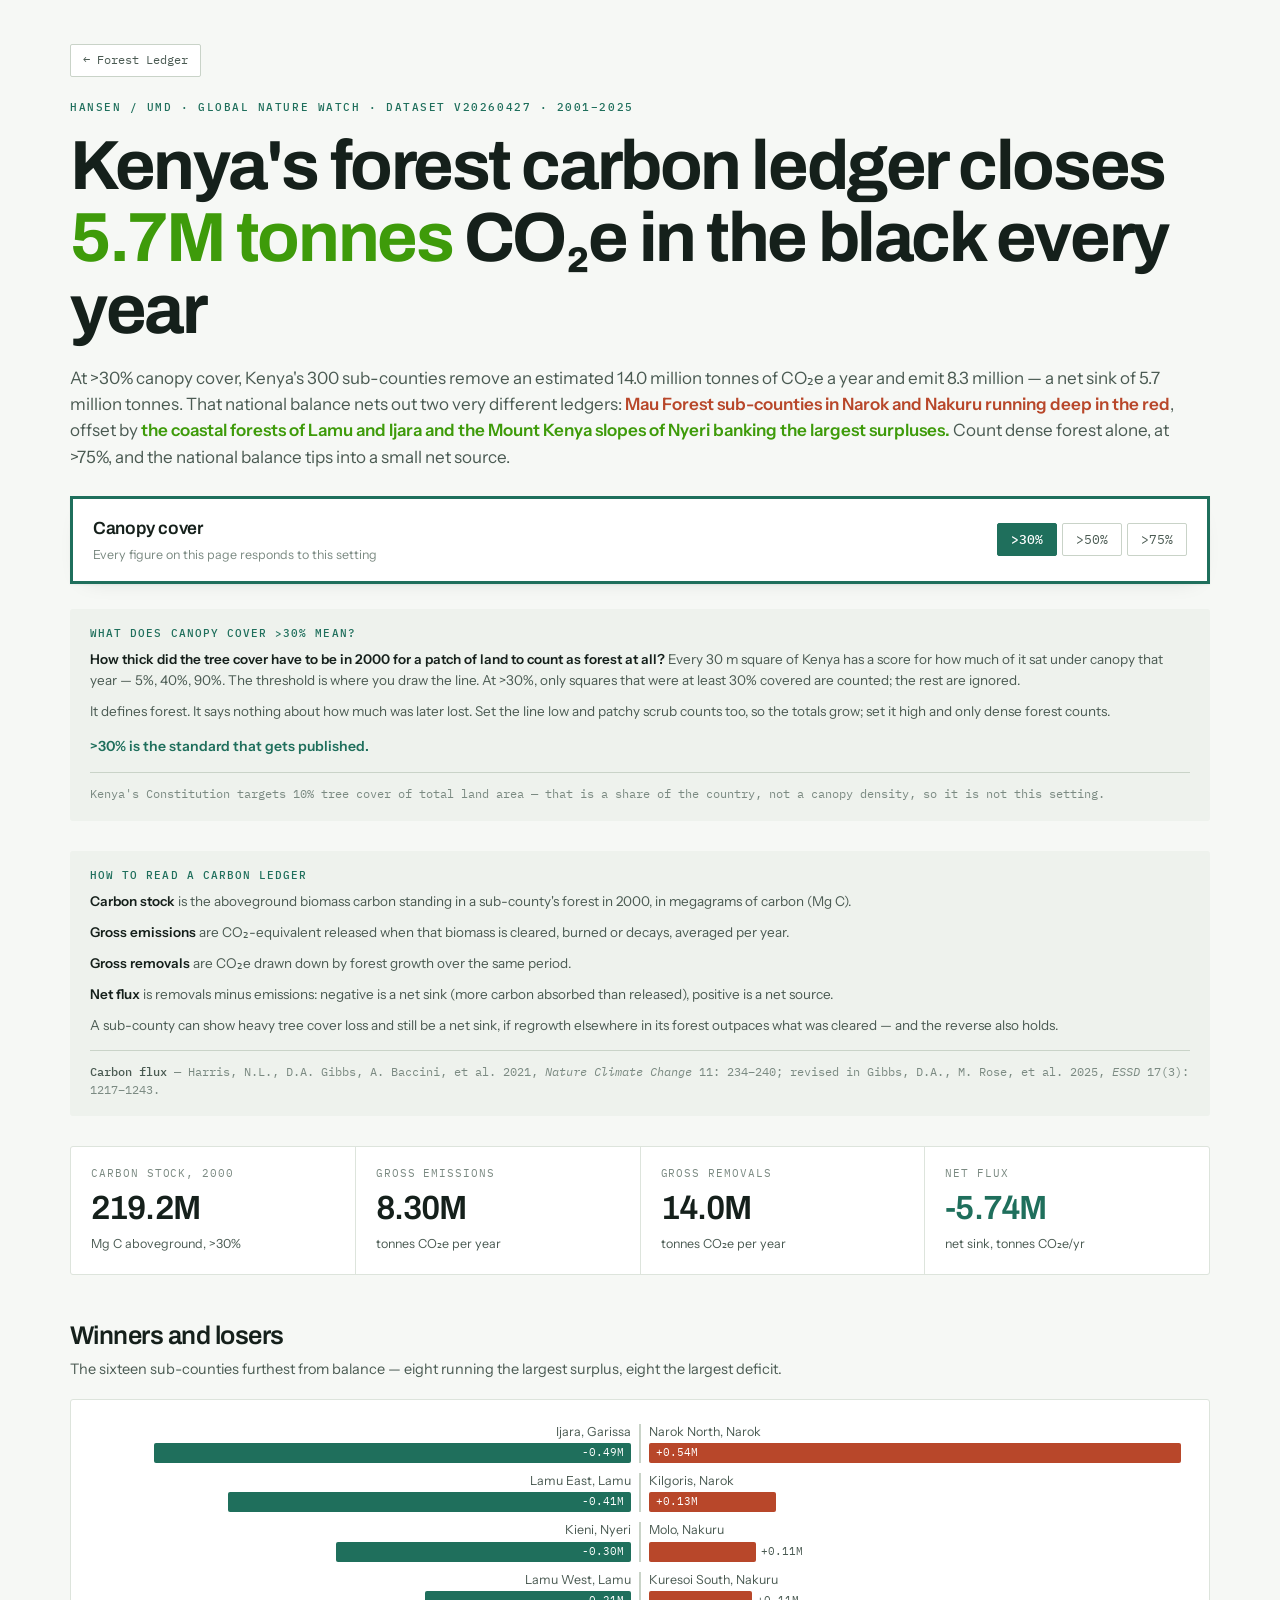
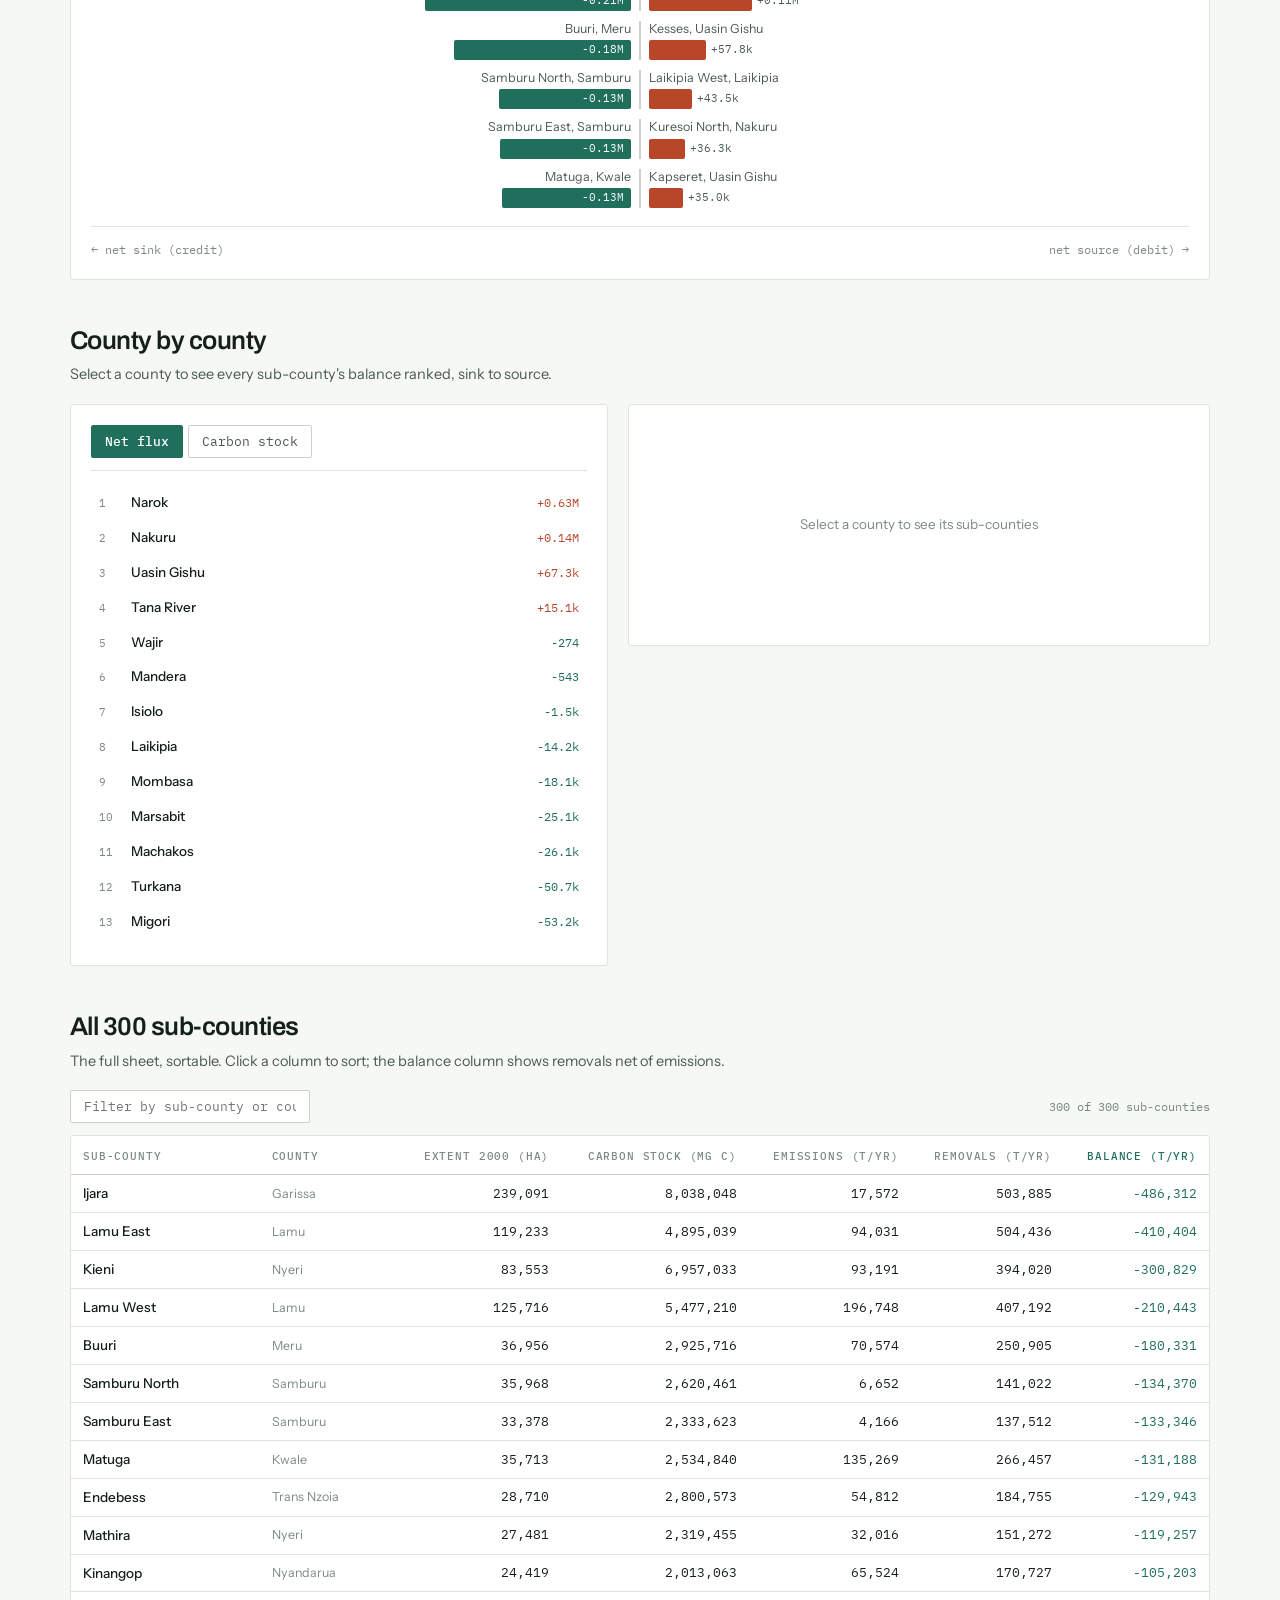
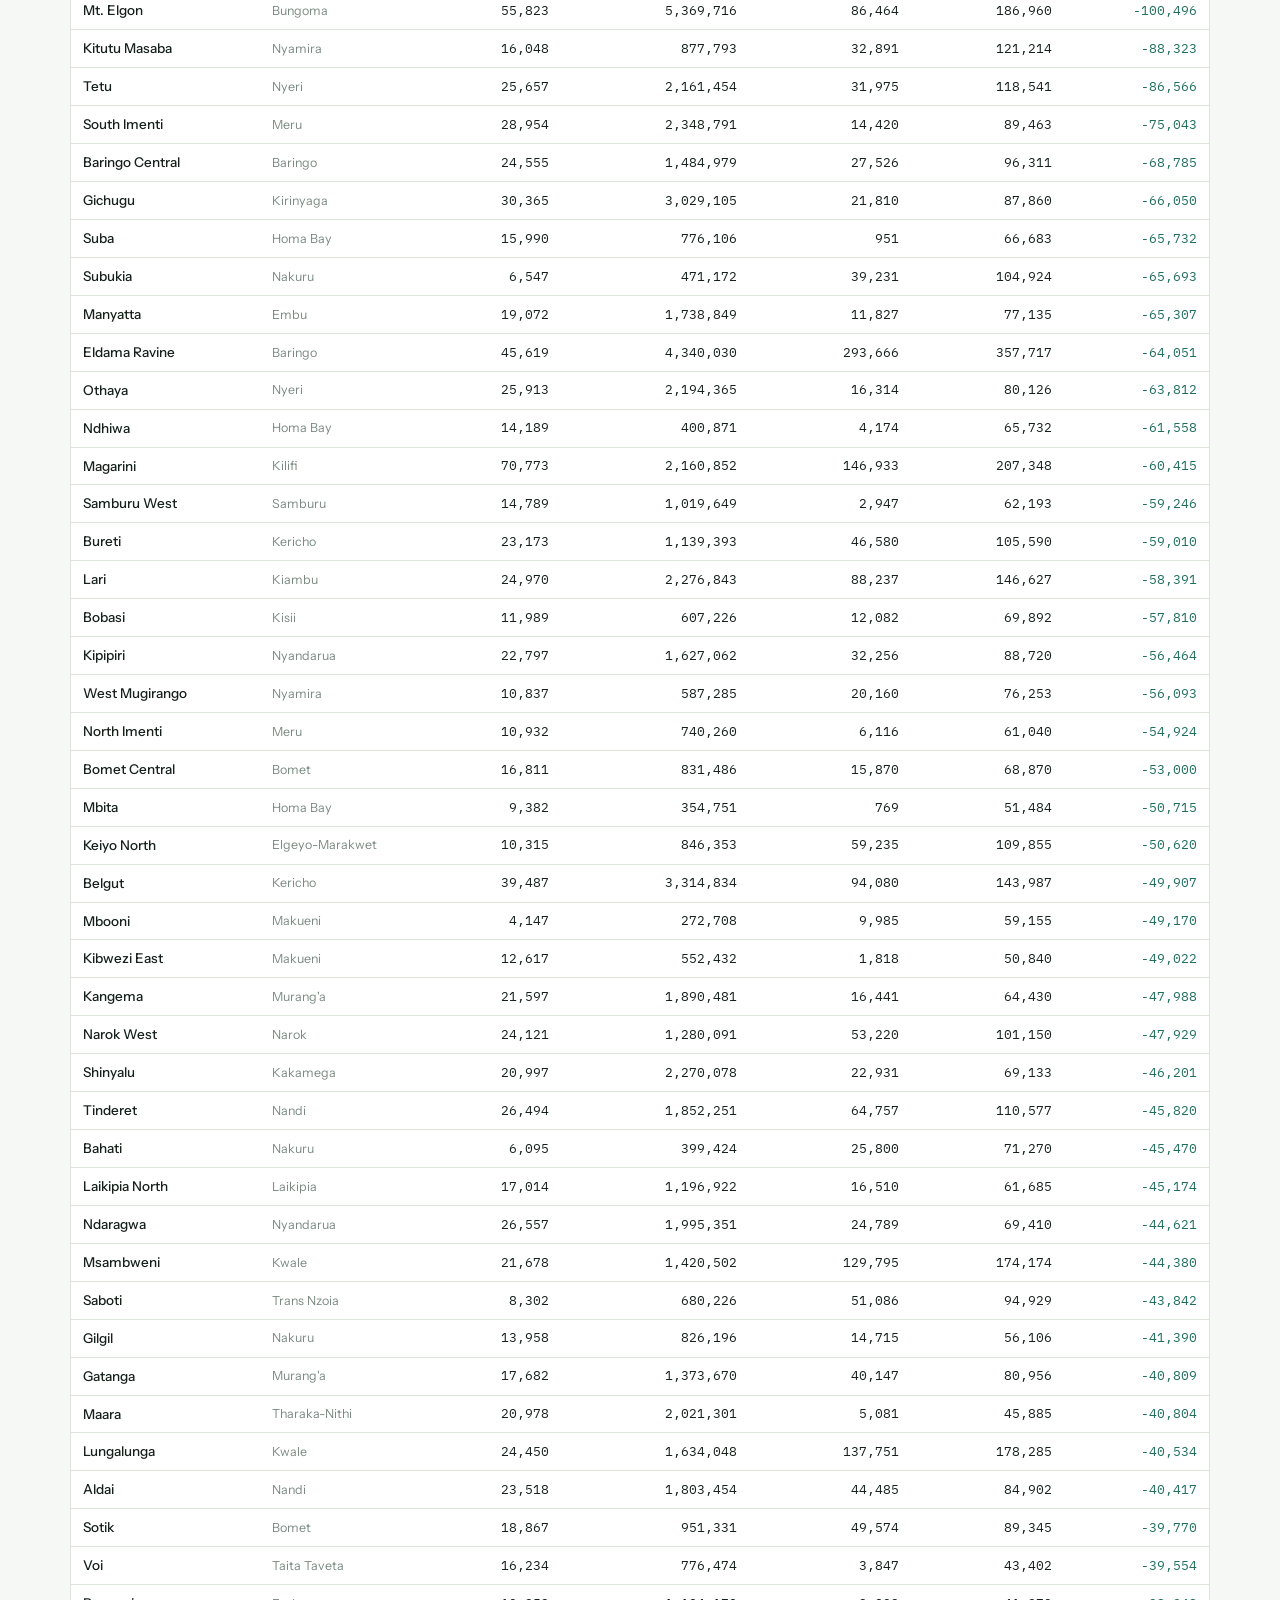
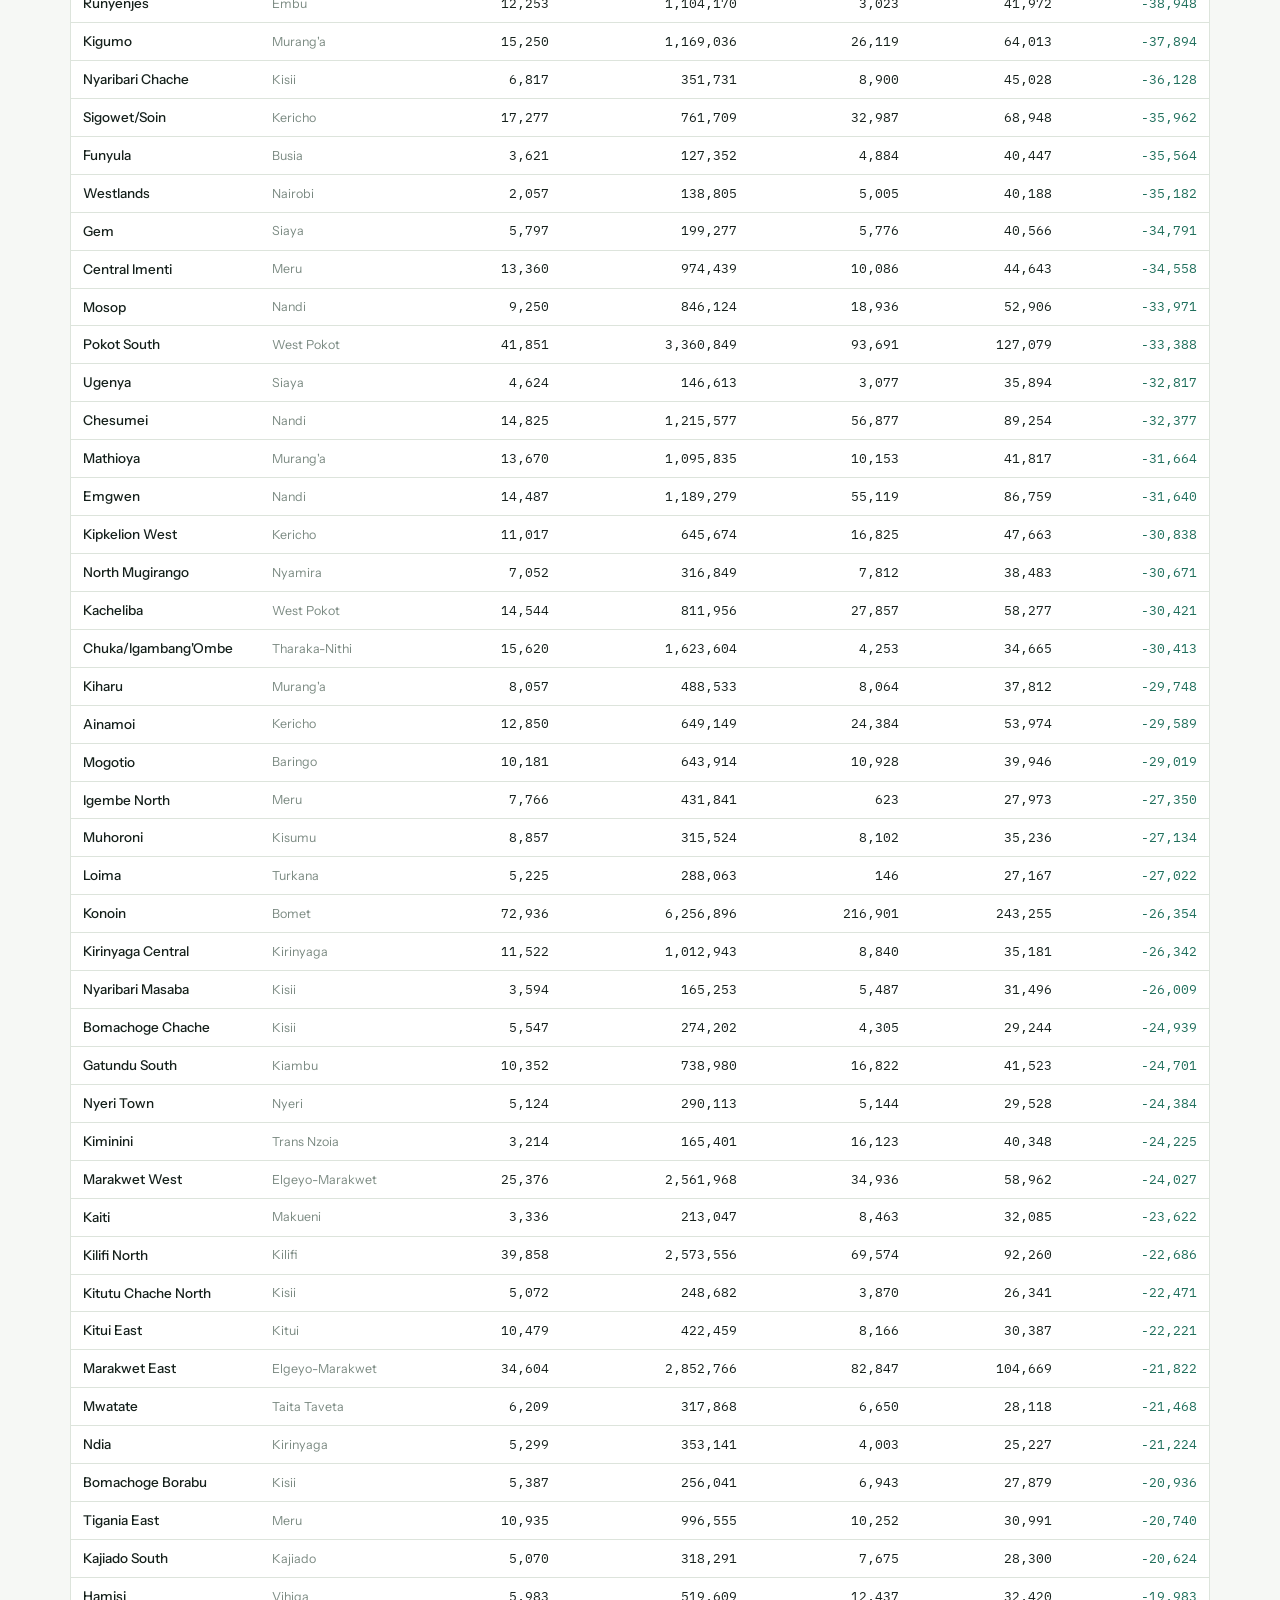
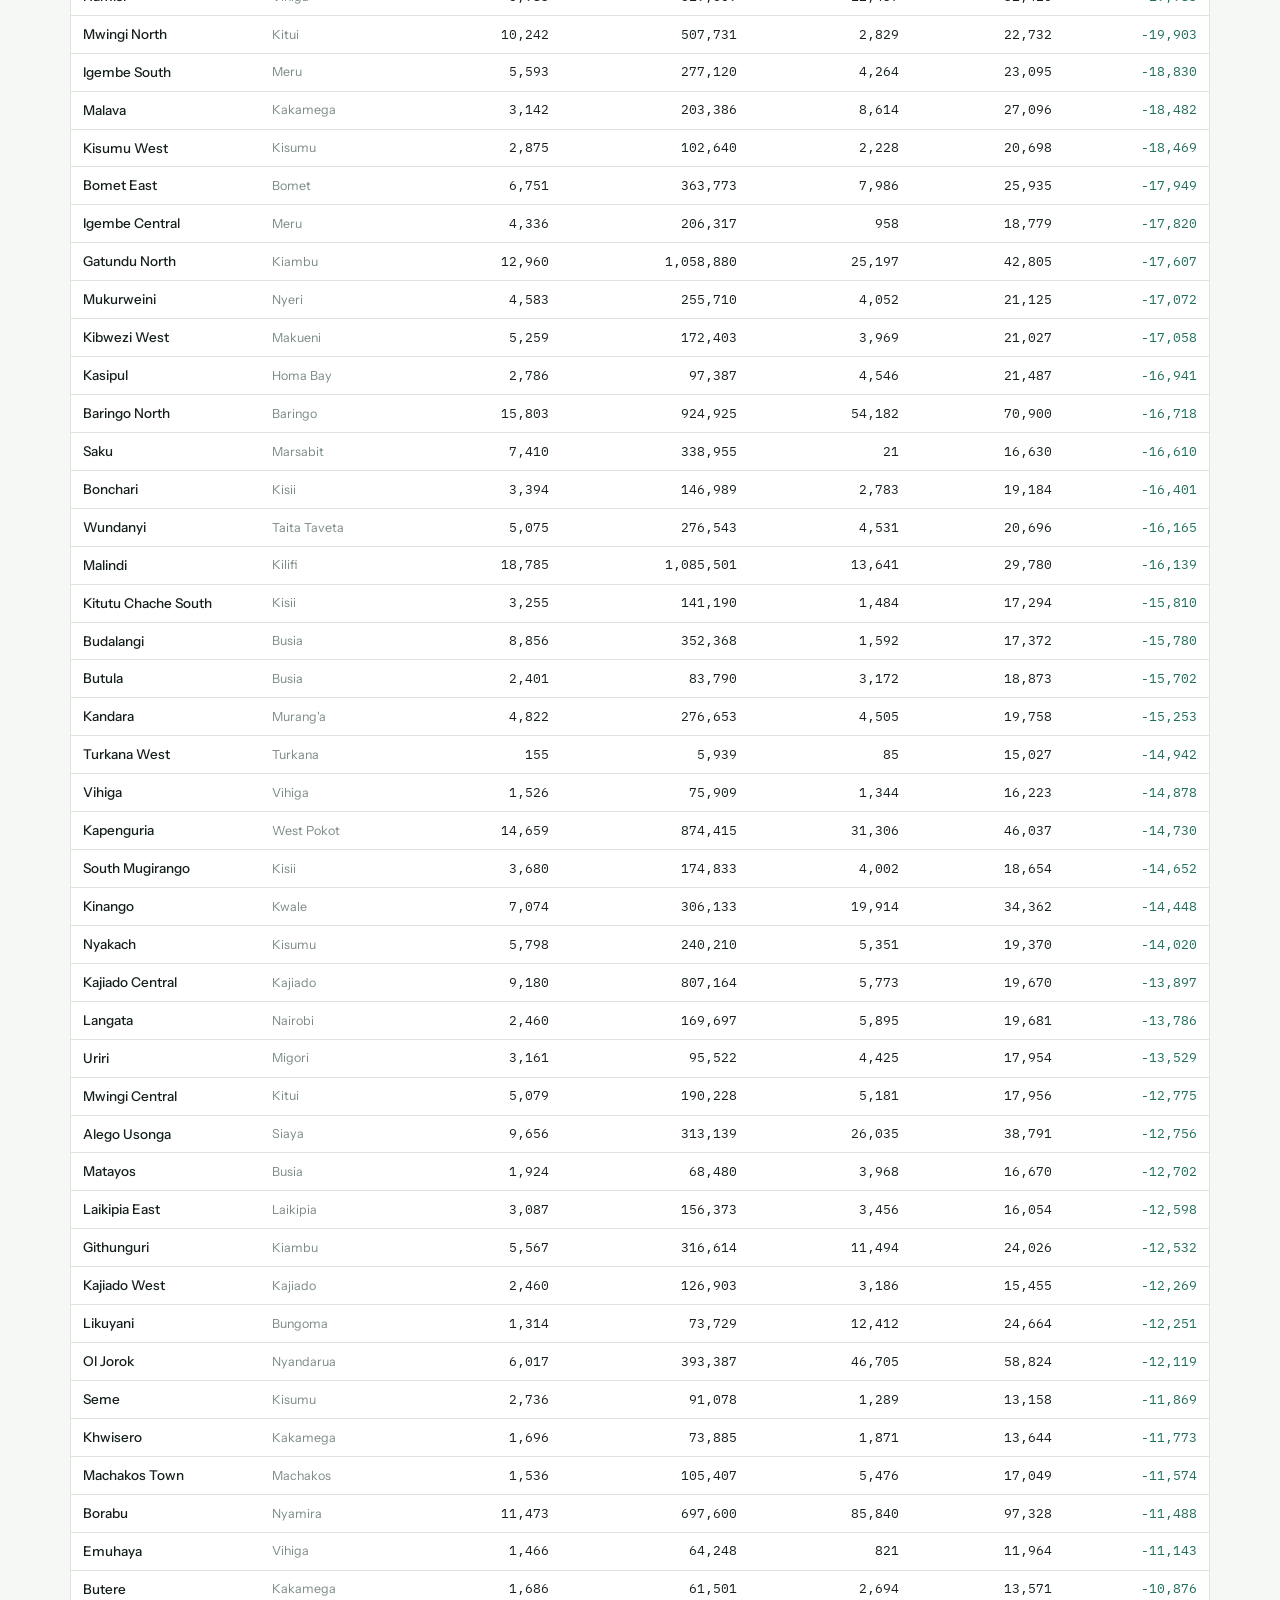
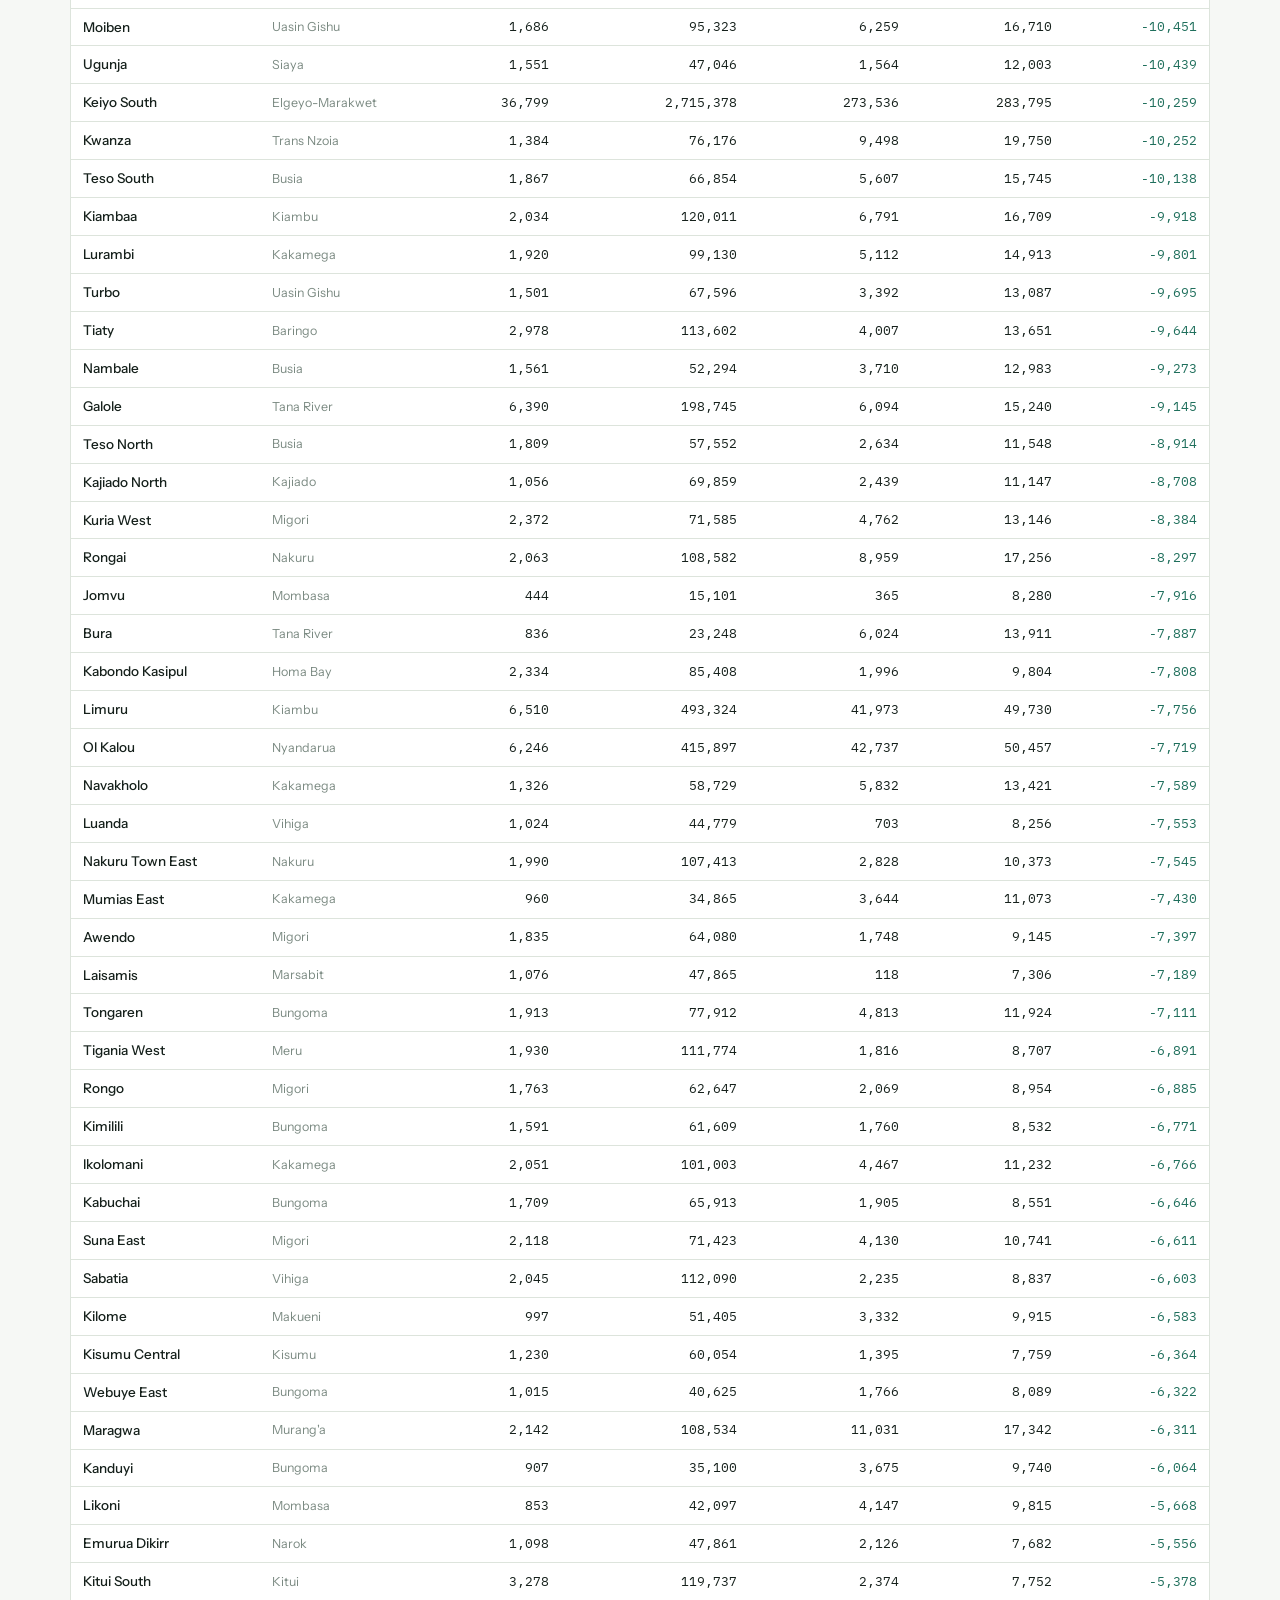
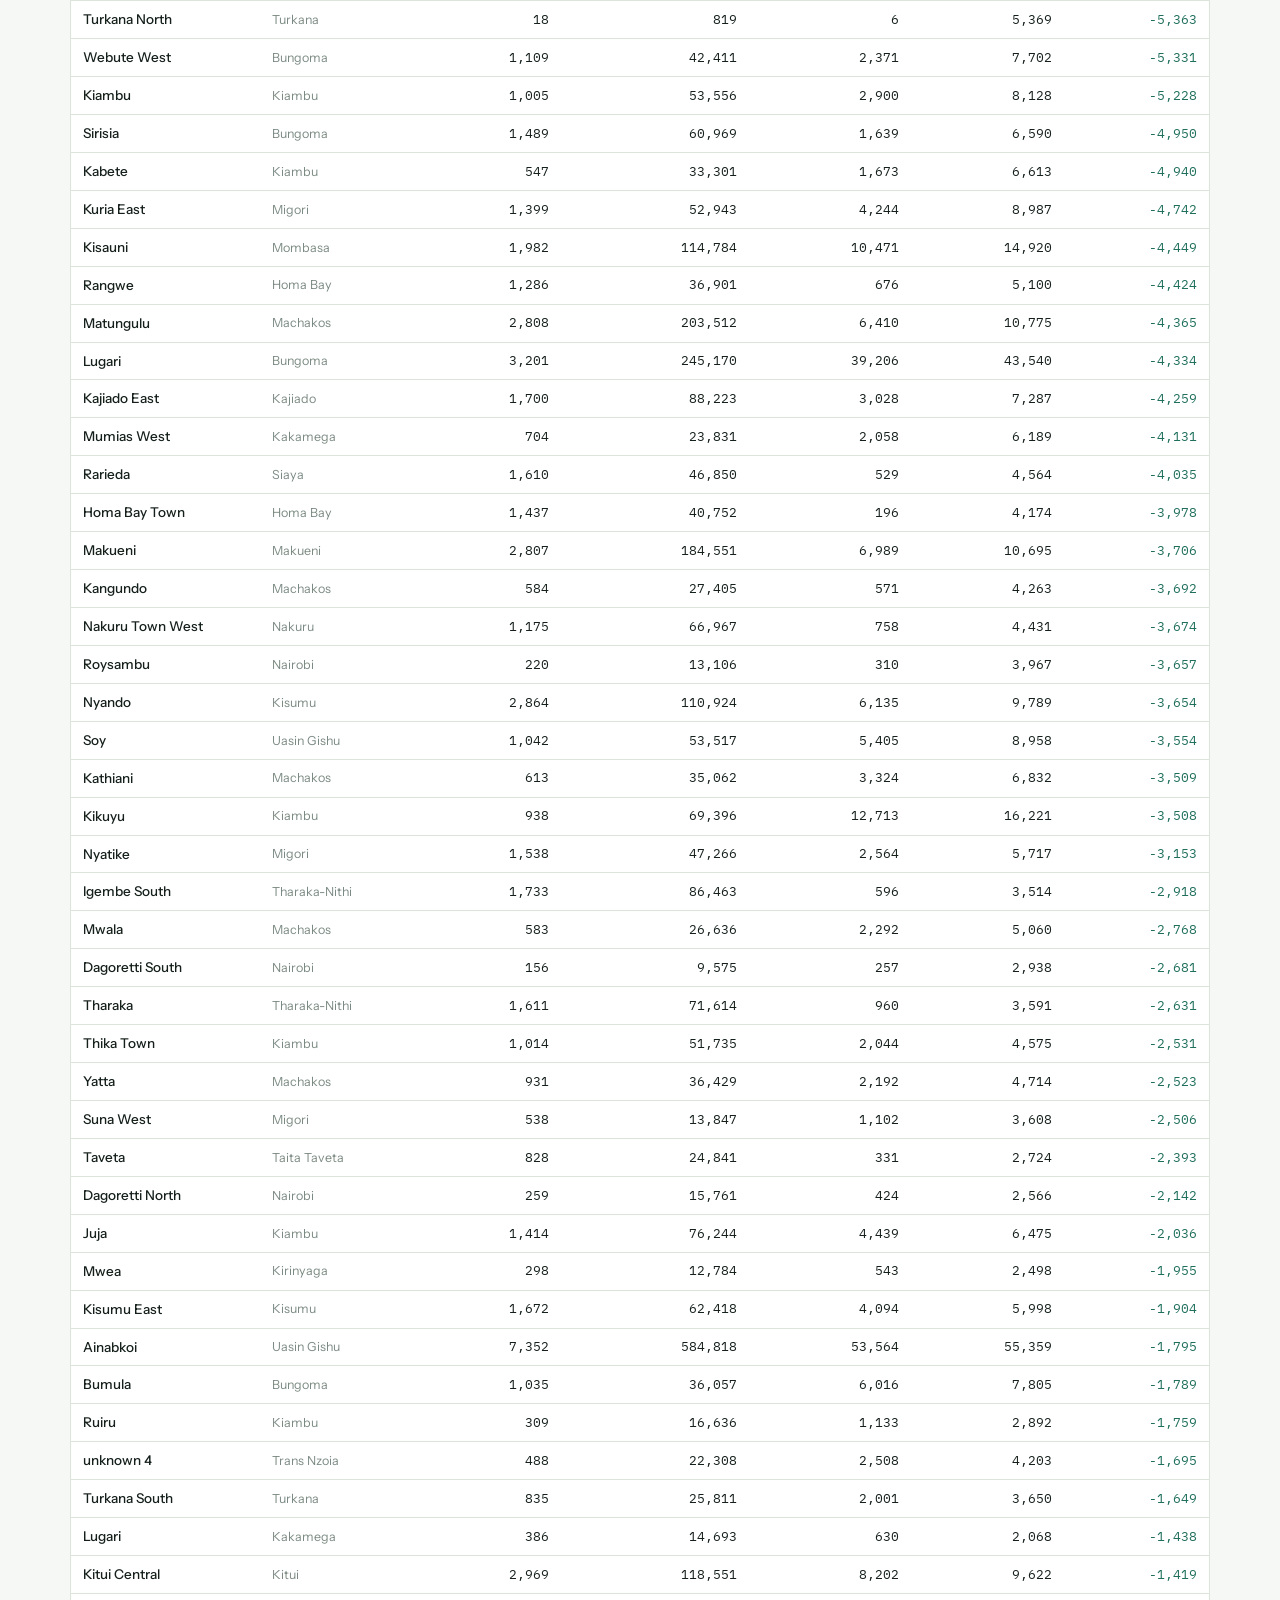
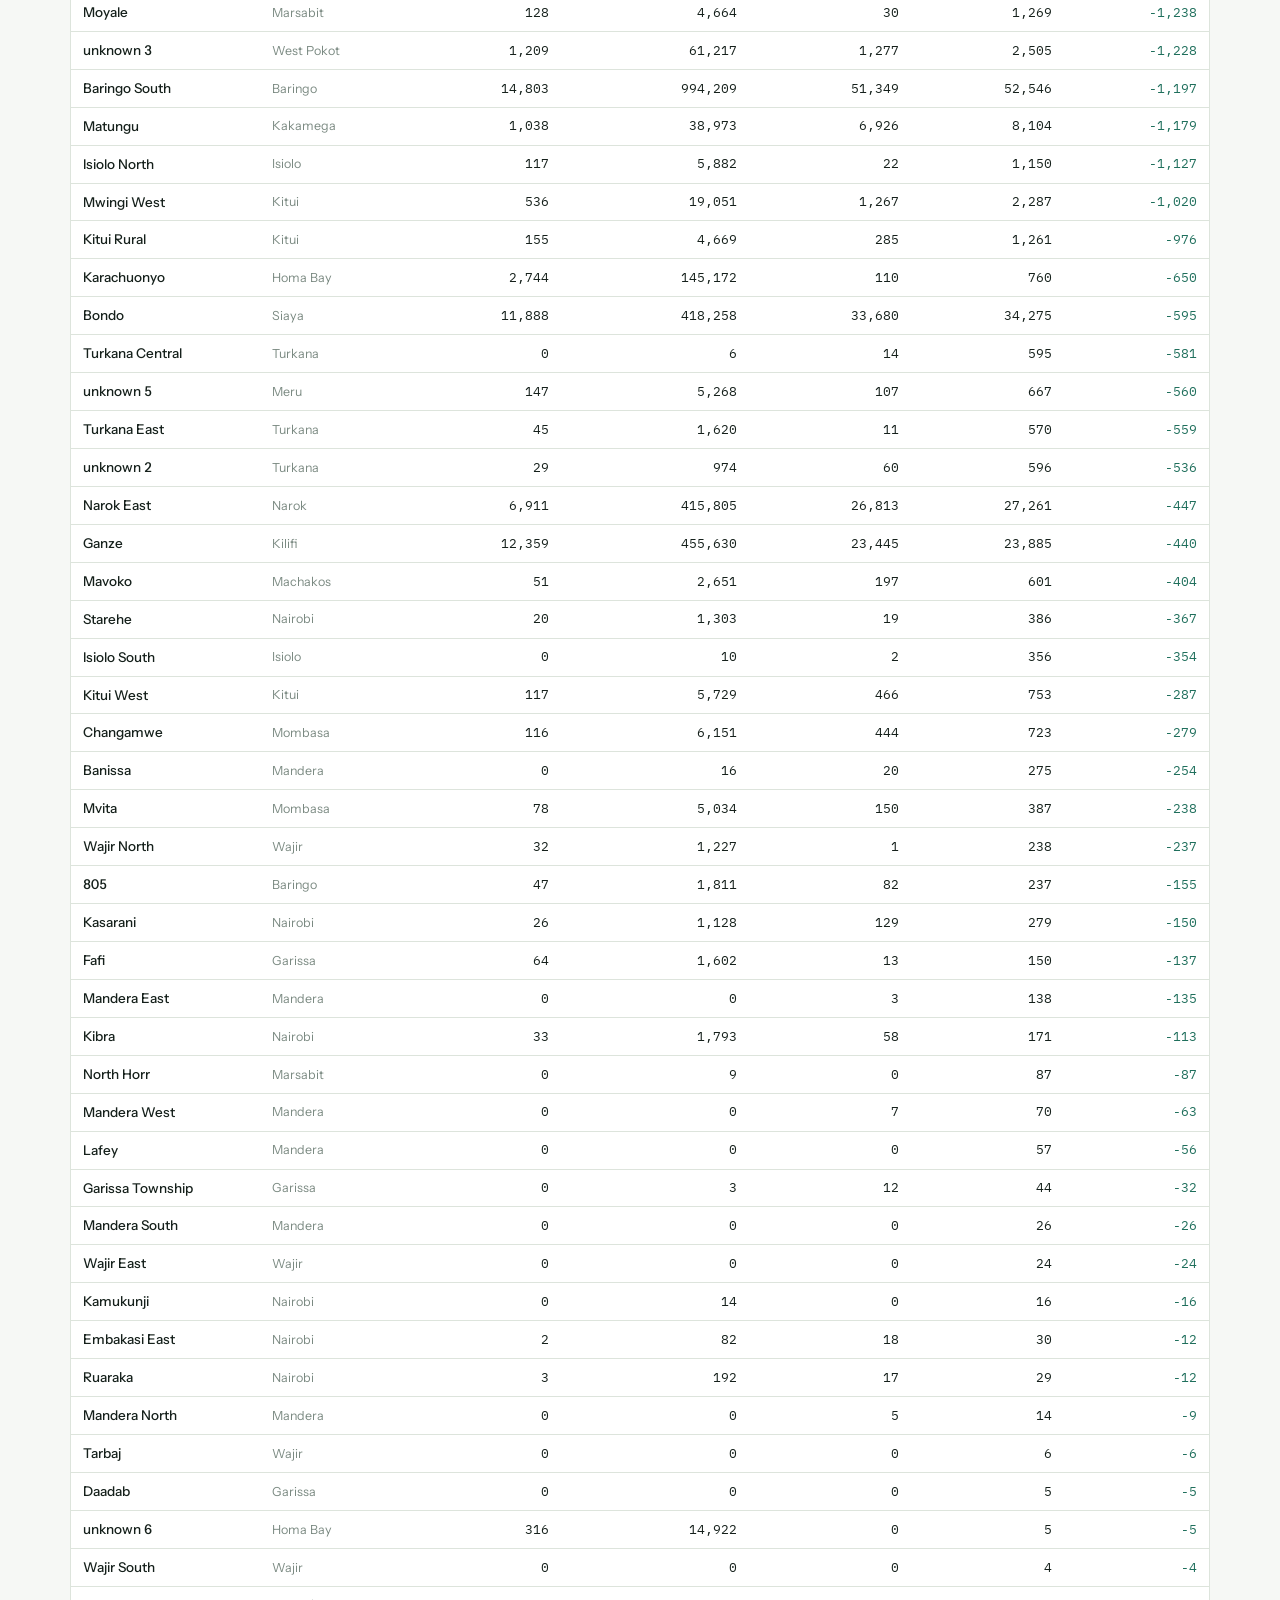
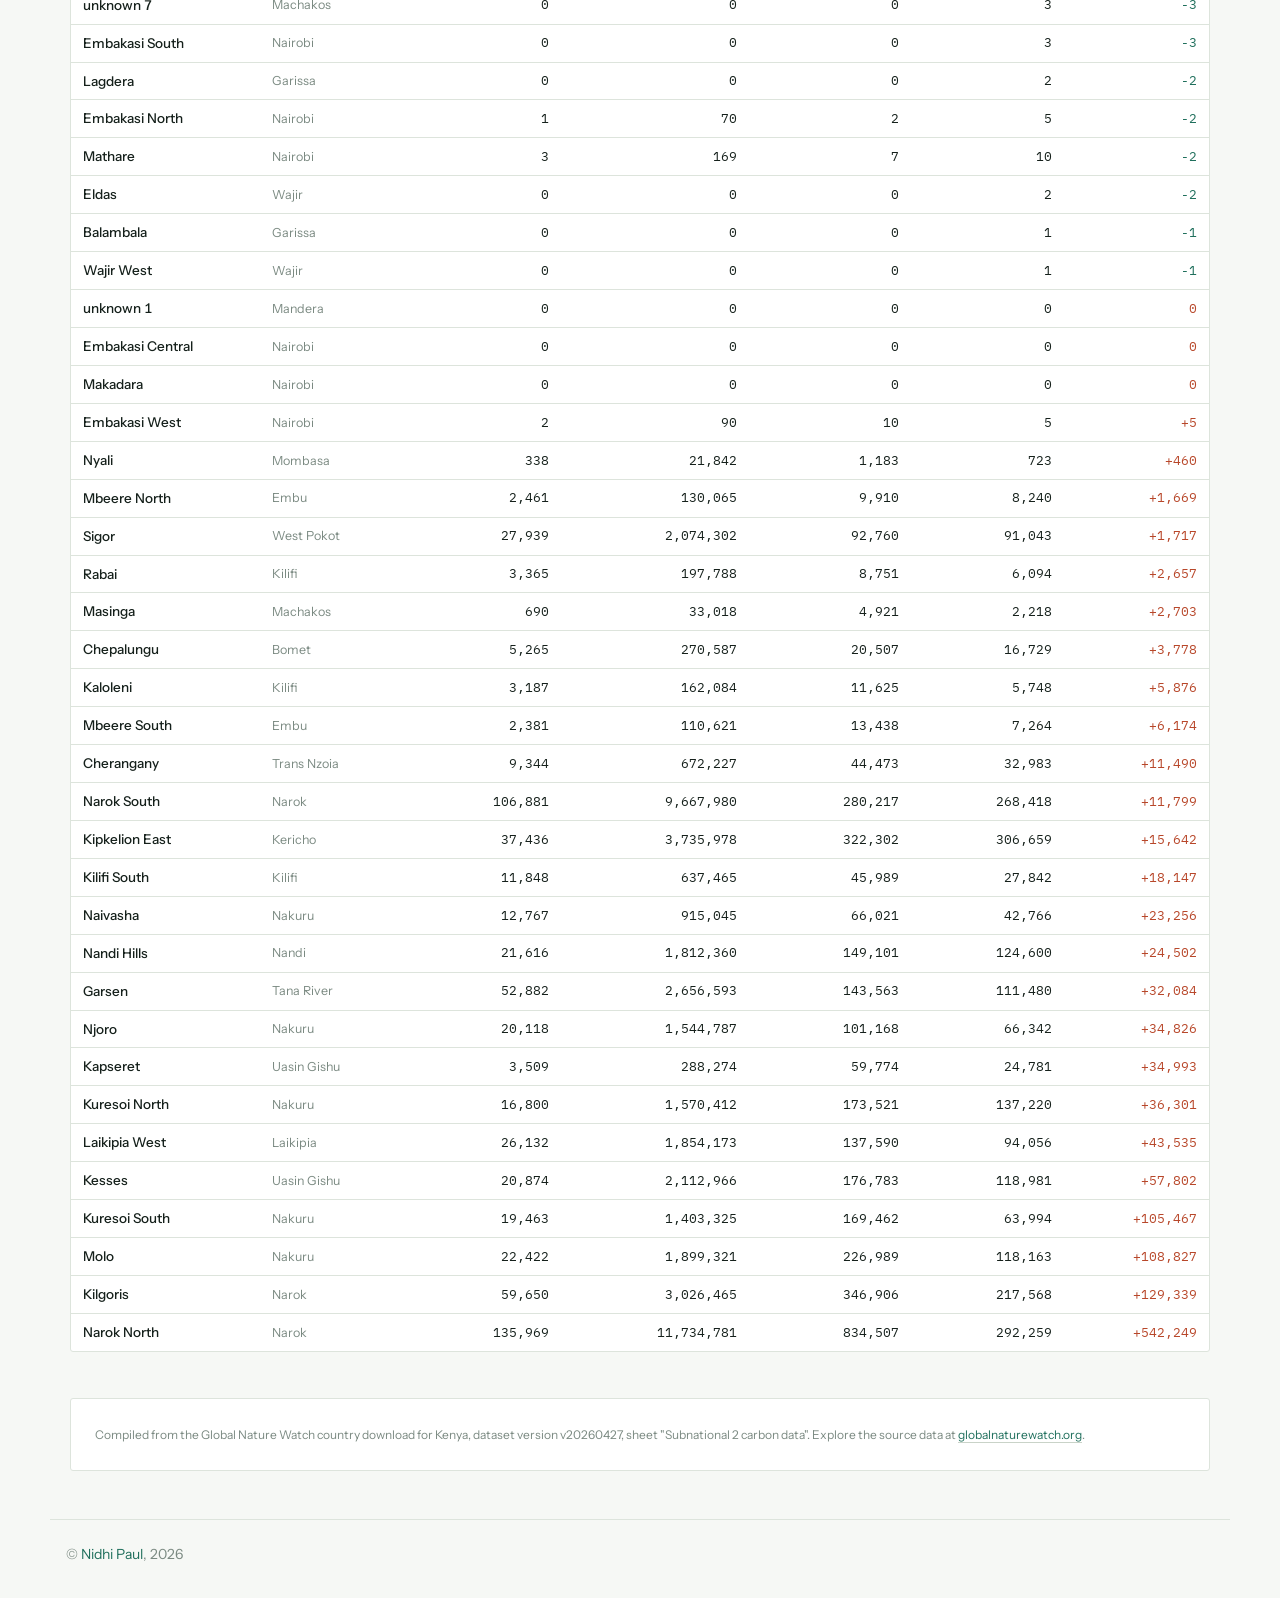
<file: tree-cover-loss/kenya-carbon-ledger.html>
<!doctype html><html><head><meta charset=utf8><meta name=viewport content="width=device-width,initial-scale=1,viewport-fit=cover"><style>:root{color-scheme:light;box-sizing:border-box;padding-top:env(safe-area-inset-top,0px);padding-bottom:env(safe-area-inset-bottom,0px)}html{scroll-padding-top:env(safe-area-inset-top,0px)}body{margin:0;padding:0;font:14px -apple-system,BlinkMacSystemFont,sans-serif;background:#faf9f5;color:#141413}img{max-width:100%}[hidden]:not([hidden=until-found i]){display:none!important}</style></head><body>
<title>Kenya Forest Carbon Ledger</title>
<meta name="description" content="Gross emissions, removals and net carbon flux for all 300 Kenyan sub-counties, 2001-2025. Hansen/UMD data via Global Nature Watch, dataset v20260427.">
<link rel="preconnect" href="https://fonts.googleapis.com">
<link rel="preconnect" href="https://fonts.gstatic.com" crossorigin>
<link rel="stylesheet" href="https://fonts.googleapis.com/css2?family=Archivo:wght@500;600;700&family=Instrument+Sans:wght@400;500;600&family=IBM+Plex+Mono:wght@400;500;600&display=swap">

<style>
/* Ledger layout: a balance scale runs through every level -- country, county, sub-county --
   debits (emissions) and credits (removals) resolving into one signed balance (net flux). */
:root{
  color-scheme: light;
  --ground:      #f6f8f5;
  --surface:     #ffffff;
  --surface-2:   #eef2ed;
  --ink:         #15201b;
  --ink-2:       #4a5a52;
  --ink-3:       #7b8a82;
  --rule:        #dde4dc;
  --rule-2:      #c9d3c8;

  --credit:      #1f6f5c;  /* removals / net sink */
  --credit-soft: #e3f0eb;
  --debit:       #b8472a;  /* emissions / net source */
  --debit-soft:  #f7e7e1;
  --graphite:    #3f4d46;
  --graphite-2:  #97a79f;

  --shadow: 0 1px 2px rgba(21,32,27,.05), 0 8px 24px -16px rgba(21,32,27,.18);

  --canopy: var(--credit);
  --canopy-soft: var(--credit-soft);
  --ember: var(--debit);

  --f-display: "Archivo", "Helvetica Neue", Arial, sans-serif;
  --f-sans: "Instrument Sans", "Helvetica Neue", Arial, sans-serif;
  --f-mono: "IBM Plex Mono", ui-monospace, "SF Mono", Menlo, monospace;
}
@media (prefers-color-scheme: dark){
  :root:not([data-theme="light"]){
    color-scheme: dark;
    --ground:      #111512;
    --surface:     #181d19;
    --surface-2:   #1f2620;
    --ink:         #e7ebe6;
    --ink-2:       #a9b6ad;
    --ink-3:       #7d8b82;
    --rule:        #28302b;
    --rule-2:      #38423a;
    --credit:      #43a086;
    --credit-soft: #18312a;
    --debit:       #e0825e;
    --debit-soft:  #332019;
    --graphite:    #93a79d;
    --graphite-2:  #5b6b62;
    --shadow: 0 1px 2px rgba(0,0,0,.3), 0 8px 24px -16px rgba(0,0,0,.6);
  }
}
:root[data-theme="dark"]{
  color-scheme: dark;
  --ground:      #111512;
  --surface:     #181d19;
  --surface-2:   #1f2620;
  --ink:         #e7ebe6;
  --ink-2:       #a9b6ad;
  --ink-3:       #7d8b82;
  --rule:        #28302b;
  --rule-2:      #38423a;
  --credit:      #43a086;
  --credit-soft: #18312a;
  --debit:       #e0825e;
  --debit-soft:  #332019;
  --graphite:    #93a79d;
  --graphite-2:  #5b6b62;
  --shadow: 0 1px 2px rgba(0,0,0,.3), 0 8px 24px -16px rgba(0,0,0,.6);
}

* { box-sizing: border-box; }

body {
  margin: 0;
  background: var(--ground);
  color: var(--ink);
  font-family: var(--f-sans);
  font-size: 15px;
  line-height: 1.55;
  -webkit-font-smoothing: antialiased;
}

.wrap {
  max-width: 1180px;
  margin: 0 auto;
  padding-inline: 20px;
}

/* ---------- masthead ---------- */

.mast { padding-block: 44px 0px; }

.back {
  display: inline-flex;
  align-items: center;
  gap: 6px;
  margin-bottom: 22px;
  padding: 6px 12px;
  border: 1px solid var(--rule-2);
  border-radius: 2px;
  background: var(--surface);
  font-family: var(--f-mono);
  font-size: 12px;
  color: var(--ink-2);
  text-decoration: none;
  transition: border-color .12s, color .12s;
}
.back:hover { border-color: var(--canopy); color: var(--canopy); }

.eyebrow {
  font-family: var(--f-mono);
  font-size: 11px;
  font-weight: 500;
  letter-spacing: .14em;
  text-transform: uppercase;
  color: var(--canopy);
  margin: 0 0 14px;
}

h1 {
  font-family: var(--f-display);
  font-weight: 700;
  font-size: clamp(2.2rem, 6.1vw, 4.35rem);
  line-height: 1.04;
  letter-spacing: -.035em;
  margin: 0 0 18px;
  max-width: none;
}
h1 em { font-style: normal; color: #3E9B0A; }

.standfirst {
  font-size: 1.0625rem;
  color: var(--ink-2);
  margin: 0;
}
.standfirst b, .standfirst strong { color: var(--ink); font-weight: 600; }
.standfirst .sf-debit { color: var(--ember); }
.standfirst .sf-credit { color: #3E9B0A; }

/* ---------- control bar ---------- */

.controls {
  position: sticky;
  top: 0;
  z-index: 20;
  margin-block: 26px 12px;
  padding: 16px 20px;
  background: var(--surface);
  border: 3px solid var(--canopy);
  box-shadow: var(--shadow);
  display: flex;
  flex-wrap: wrap;
  align-items: center;
  justify-content: space-between;
  gap: 12px 28px;
}

.ctl-head { display: flex; flex-direction: column; gap: 3px; }

.ctl-title {
  font-family: var(--f-display);
  font-size: 1.1rem;
  font-weight: 600;
  letter-spacing: -.015em;
  color: var(--ink);
}

.ctl-hint { font-size: 12.5px; color: var(--ink-3); }

.ctl-label {
  font-family: var(--f-mono);
  font-size: 10.5px;
  letter-spacing: .1em;
  text-transform: uppercase;
  color: var(--ink-3);
}

.chips { display: flex; flex-wrap: wrap; gap: 5px; }

.chip {
  font-family: var(--f-mono);
  font-size: 13px;
  padding: 7px 13px;
  border: 1px solid var(--rule-2);
  background: var(--surface);
  color: var(--ink-2);
  border-radius: 2px;
  cursor: pointer;
  transition: background .12s, color .12s, border-color .12s;
}
.chip:hover { border-color: var(--canopy); color: var(--ink); }
.chip[aria-pressed="true"] {
  background: var(--canopy);
  border-color: var(--canopy);
  color: #fff;
  font-weight: 500;
}

:focus-visible { outline: 2px solid var(--canopy); outline-offset: 2px; }

/* ---------- explainer ---------- */

.explainer {
  margin-bottom: 30px;
  padding: 18px 20px;
  background: var(--surface-2);
  border-radius: 3px;
  display: grid;
  grid-template-columns: minmax(0, 1fr);
  gap: 10px;
  align-items: start;
  margin-top: 25px;
}
.explainer h2 {
  font-family: var(--f-mono);
  font-size: 10.5px;
  font-weight: 500;
  letter-spacing: .1em;
  text-transform: uppercase;
  color: var(--canopy);
  margin: 0;
}
.explainer p { margin: 0; font-size: 13.5px; color: var(--ink-2); }
.explainer p b { color: var(--ink); font-weight: 600; }
.explainer p strong { color: var(--ink); font-weight: 600; }
.explainer-std {
  margin-top: 4px !important;
  font-size: 14px !important;
}
.explainer-std strong { color: var(--canopy) !important; }
.explainer-note {
  margin-top: 4px !important;
  padding-top: 12px;
  border-top: 1px solid var(--rule-2);
  font-family: var(--f-mono);
  font-size: 11.5px !important;
  color: var(--ink-3) !important;
}
.explainer .explainer-split {
  margin-top: 6px;
  padding-top: 16px;
  /*border-top: 1px solid var(--rule-2);*/
}
.explainer .cites {
  margin-top: 4px;
  padding-top: 12px;
  border-top: 1px solid var(--rule-2);
}
.explainer .cites p {
  font-family: var(--f-mono);
  font-size: 11.5px;
  color: var(--ink-3);
  margin: 0 0 7px;
}
.explainer .cites p:last-child { margin-bottom: 0; }
.explainer .cites b { color: var(--ink-2); font-weight: 500; }
.page-foot {
  margin-top: 46px;
  background: var(--surface);
  border: 1px solid var(--rule);
  border-radius: 3px;
  padding: 26px 24px;
  font-size: 12px;
  color: var(--ink-3);
  line-height: 1.6;
}
.page-foot p { margin: 0; }
.page-foot a { color: var(--canopy); text-decoration: none; border-bottom: 1px solid var(--rule-2); }
.page-foot a:hover { border-bottom-color: var(--canopy); }
.cites a { color: var(--canopy); text-decoration: none; border-bottom: 1px solid var(--rule-2); }
.cites a:hover { border-bottom-color: var(--canopy); }

/* ---------- stat tiles ---------- */

.tiles {
  display: grid;
  grid-template-columns: repeat(4, 1fr);
  gap: 1px;
  background: var(--rule);
  border: 1px solid var(--rule);
  border-radius: 3px;
  overflow: hidden;
}
.tile { background: var(--surface); padding: 18px 20px 20px; min-width: 0; }
.tile .k {
  font-family: var(--f-mono);
  font-size: 10.5px;
  letter-spacing: .09em;
  text-transform: uppercase;
  color: var(--ink-3);
  margin-bottom: 10px;
}
.tile .v {
  font-family: var(--f-display);
  font-weight: 600;
  font-size: 2.1rem;
  line-height: 1;
  letter-spacing: -.025em;
  font-variant-numeric: tabular-nums;
}
.tile .s { margin-top: 9px; font-size: 12.5px; color: var(--ink-2); }
.tile .v.credit { color: var(--credit); }
.tile .v.debit { color: var(--debit); }

/* ---------- sections ---------- */

section { margin-top: 46px; }
.sec-head { margin-bottom: 18px; }
h2 {
  font-family: var(--f-display);
  font-weight: 600;
  font-size: 1.6rem;
  line-height: 1.2;
  margin: 0 0 7px;
  letter-spacing: -.02em;
}
.sec-head p { margin: 0; color: var(--ink-2); font-size: 14.5px; }

.panel {
  background: var(--surface);
  border: 1px solid var(--rule);
  border-radius: 3px;
  padding: 20px;
  min-width: 0;
}

/* ---------- diverging chart ---------- */

.divchart { display: flex; flex-direction: column; gap: 2px; }
.divrow { display: grid; grid-template-columns: 1fr 2px 1fr; align-items: stretch; padding-block: 4px; }
.divrow .side { display: flex; flex-direction: column; gap: 3px; min-width: 0; padding-inline: 8px; }
.divrow .side.left { align-items: flex-end; }
.divrow .side.right { align-items: flex-start; }
.divrow .track { display: flex; width: 100%; height: 20px; }
.divrow .side.left .track { justify-content: flex-end; }
.divrow .side.right .track { justify-content: flex-start; }
.divrow .bar { height: 100%; border-radius: 2px; min-width: 2px; position: relative; }
.divrow .bar.credit { background: var(--credit); }
.divrow .bar.debit { background: var(--debit); }
.divrow .mid { background: var(--rule-2); }
.divrow .label {
  font-size: 12.5px;
  line-height: 1.3;
  color: var(--ink-2);
  max-width: 100%;
  white-space: nowrap;
  overflow: hidden;
  text-overflow: ellipsis;
}
.divrow .side.left .label { text-align: right; }
.divrow .val {
  font-family: var(--f-mono);
  font-size: 11px;
  color: #fff;
  position: absolute;
  top: 50%;
  transform: translateY(-50%);
  padding: 0 5px;
  white-space: nowrap;
  font-variant-numeric: tabular-nums;
}
.divrow .side.left .val { right: 2px; }
.divrow .side.right .val { left: 2px; }
.divrow .bar.narrow .val { color: var(--ink-2); }
.divrow .side.left .bar.narrow .val { right: 100%; }
.divrow .side.right .bar.narrow .val { left: 100%; }
.divlegend {
  display: flex;
  justify-content: space-between;
  gap: 10px;
  margin-top: 14px;
  padding-top: 14px;
  border-top: 1px solid var(--rule);
  font-family: var(--f-mono);
  font-size: 11.5px;
  color: var(--ink-3);
}

/* ---------- two-column band ---------- */

.band {
  display: grid;
  grid-template-columns: minmax(0, 1fr) minmax(0, 1.08fr);
  gap: 20px;
  align-items: start;
}

.rank-head {
  display: flex;
  align-items: center;
  justify-content: space-between;
  gap: 10px 14px;
  margin-bottom: 14px;
  padding-bottom: 12px;
  border-bottom: 1px solid var(--rule);
  flex-wrap: wrap;
}
.rank-list { max-height: 460px; overflow-y: auto; display: flex; flex-direction: column; }
.rank-row {
  display: grid;
  grid-template-columns: 22px minmax(0, 1fr) auto;
  gap: 10px;
  align-items: baseline;
  padding: 7px 8px;
  border: 0;
  border-radius: 2px;
  background: none;
  cursor: pointer;
  text-align: left;
  font: inherit;
  color: inherit;
  width: 100%;
}
.rank-row:hover { background: var(--surface-2); }
.rank-row.active { background: var(--canopy-soft); }
.rank-row.active .nm { color: var(--canopy); }
.rank-row .n { font-family: var(--f-mono); font-size: 11px; color: var(--ink-3); }
.rank-row .nm { overflow: hidden; text-overflow: ellipsis; white-space: nowrap; font-size: 13.5px; font-weight: 500; }
.rank-row .vv { font-family: var(--f-mono); font-size: 12px; color: var(--ink-2); font-variant-numeric: tabular-nums; white-space: nowrap; }
.vv.credit, td.credit, .mini-v.credit { color: var(--credit); }
.vv.debit, td.debit, .mini-v.debit { color: var(--debit); }

/* detail panel */
#states-head { scroll-margin-top: 108px; }
.detail-empty {
  display: flex;
  align-items: center;
  justify-content: center;
  min-height: 200px;
  color: var(--ink-3);
  font-size: 13.5px;
  text-align: center;
}
.detail-name {
  font-family: var(--f-display);
  font-size: 1.45rem;
  line-height: 1.15;
  letter-spacing: -.02em;
  margin: 0 0 4px;
  font-weight: 600;
}
.detail-state {
  font-family: var(--f-mono);
  font-size: 11.5px;
  color: var(--ink-3);
  margin: 0 0 16px;
  padding-bottom: 14px;
  border-bottom: 1px solid var(--rule);
}
.mini-grid {
  display: grid;
  grid-template-columns: repeat(3, 1fr);
  gap: 14px;
  margin-bottom: 20px;
}
.mini-k {
  font-family: var(--f-mono);
  font-size: 10px;
  letter-spacing: .08em;
  text-transform: uppercase;
  color: var(--ink-3);
  margin-bottom: 5px;
}
.mini-v {
  font-family: var(--f-mono);
  font-size: 1.05rem;
  font-weight: 500;
  font-variant-numeric: tabular-nums;
}
.spark-wrap { margin-top: 22px; padding-top: 16px; border-top: 1px solid var(--rule); }
.spark-label {
  font-family: var(--f-mono);
  font-size: 10.5px;
  letter-spacing: .1em;
  text-transform: uppercase;
  color: var(--ink-3);
  margin-bottom: 10px;
}

/* ---------- full table ---------- */

.table-head-row {
  display: flex;
  justify-content: space-between;
  align-items: center;
  gap: 12px;
  margin-bottom: 12px;
  flex-wrap: wrap;
}
.search {
  font-family: var(--f-mono);
  font-size: 13px;
  padding: 7px 13px;
  border: 1px solid var(--rule-2);
  border-radius: 2px;
  background: var(--surface);
  color: var(--ink);
  min-width: 240px;
}
.search:hover { border-color: var(--canopy); }
.count { font-family: var(--f-mono); font-size: 11.5px; color: var(--ink-3); }
.table-scroll {
  overflow-x: auto;
  background: var(--surface);
  border: 1px solid var(--rule);
  border-radius: 3px;
}
.table-scroll table { min-width: 640px; }
table.data { width: 100%; border-collapse: collapse; font-size: 13.5px; }
table.data th {
  text-align: right;
  font-family: var(--f-mono);
  font-weight: 500;
  font-size: 10.5px;
  letter-spacing: .08em;
  text-transform: uppercase;
  color: var(--ink-3);
  padding: 12px 12px 10px;
  border-bottom: 1px solid var(--rule-2);
  cursor: pointer;
  white-space: nowrap;
  user-select: none;
}
table.data th:hover, table.data th.active { color: var(--canopy); }
table.data th:first-child, table.data td:first-child { text-align: left; }
table.data td {
  padding: 8px 12px;
  border-bottom: 1px solid var(--rule);
  text-align: right;
  font-variant-numeric: tabular-nums;
  white-space: nowrap;
}
table.data td:not(:first-child):not(.state) { font-family: var(--f-mono); font-size: 12.5px; }
table.data td:first-child { white-space: normal; font-weight: 500; }
table.data td.state { color: var(--ink-3); font-size: 12.5px; text-align: left; }
table.data tr:last-child td { border-bottom: 0; }
table.data tr:hover td { background: var(--surface-2); }

/* ---------- responsive ---------- */

@media (max-width: 980px) {
  .band { grid-template-columns: minmax(0, 1fr); }
  .tiles { grid-template-columns: repeat(2, 1fr); }
}
@media (max-width: 620px) {
  .wrap { padding-inline: 16px; }
  .tiles { grid-template-columns: 1fr; }
  .mini-grid { grid-template-columns: 1fr 1fr; }
  .controls { position: static; }
  #states-head { scroll-margin-top: 16px; }
}
@media (prefers-reduced-motion: reduce) {
  * { transition: none !important; animation: none !important; }
}
</style>

<div class="wrap">
  <header class="mast">
    <a class="back" href="index.html">&larr; Forest Ledger</a>
    <p class="eyebrow">Hansen / UMD &middot; Global Nature Watch &middot; Dataset v20260427 &middot; 2001&ndash;2025</p>
    <h1>Kenya's forest carbon ledger closes <em>5.7M tonnes</em> CO&#8322;e in the black every year</h1>
    <p class="standfirst">
      At &gt;30% canopy cover, Kenya's 300 sub-counties remove an estimated 14.0 million tonnes of
      CO&#8322;e a year and emit 8.3 million &mdash; a net sink of 5.7 million tonnes. That national
      balance nets out two very different ledgers: <b class="sf-debit">Mau Forest sub-counties in Narok and
      Nakuru running deep in the red</b>, offset by <b class="sf-credit">the coastal forests of Lamu and Ijara and
      the Mount Kenya slopes of Nyeri banking the largest surpluses.</b> Count dense forest alone, at
      &gt;75%, and the national balance tips into a small net source.
    </p>
  </header>

  <div class="controls">
    <div class="ctl-head">
      <span class="ctl-title">Canopy cover</span>
      <span class="ctl-hint">Every figure on this page responds to this setting</span>
    </div>
    <div class="chips" id="th-chips" role="group" aria-label="Canopy density threshold"></div>
  </div>

  <aside class="explainer">
    <h2 id="explainer-title">What does Canopy cover &gt;30% mean?</h2>
    <p>
      <strong>How thick did the tree cover have to be in 2000 for a patch of land to count as
      forest at all?</strong> Every 30 m square of Kenya has a score for how much of it sat under
      canopy that year — 5%, 40%, 90%. The threshold is where you draw the line. At
      &gt;<span id="ex-th-a">30</span>%, only squares that were at least
      <span id="ex-th-b">30</span>% covered are counted; the rest are ignored.
    </p>
    <p>
      It defines forest. It says nothing about how much was later lost. Set the line low and
      patchy scrub counts too, so the totals grow; set it high and only dense forest counts.
    </p>
    <p class="explainer-std"><strong>&gt;30% is the standard that gets published.</strong></p>
    <p class="explainer-note">
      Kenya's Constitution targets 10% tree cover of total land area &mdash; that is a share of the
      country, not a canopy density, so it is not this setting.
    </p>
  </aside>
  <aside class="explainer">
    <h2>How to read a carbon ledger</h2>
    <p class="how"><b>Carbon stock</b> is the aboveground biomass carbon standing in a sub-county's forest in 2000, in megagrams of carbon (Mg C).</p>
    <p class="how"><b>Gross emissions</b> are CO&#8322;-equivalent released when that biomass is cleared, burned or decays, averaged per year.</p>
    <p class="how"><b>Gross removals</b> are CO&#8322;e drawn down by forest growth over the same period.</p>
    <p class="how"><b>Net flux</b> is removals minus emissions: negative is a net sink (more carbon absorbed than released), positive is a net source.</p>
    <p class="how">A sub-county can show heavy tree cover loss and still be a net sink, if regrowth elsewhere in its forest outpaces what was cleared &mdash; and the reverse also holds.</p>
    <div class="cites">
      <p><b>Carbon flux</b> &mdash; Harris, N.L., D.A. Gibbs, A. Baccini, et al. 2021, <i>Nature Climate Change</i> 11: 234&ndash;240; revised in Gibbs, D.A., M. Rose, et al. 2025, <i>ESSD</i> 17(3): 1217&ndash;1243.</p>
    </div>
  </aside>

  <div class="tiles" id="tiles"></div>

  <section>
    <div class="sec-head">
      <h2>Winners and losers</h2>
      <p>The sixteen sub-counties furthest from balance &mdash; eight running the largest surplus, eight the largest deficit.</p>
    </div>
    <div class="panel">
      <div class="divchart" id="divchart"></div>
      <div class="divlegend"><span>&larr; net sink (credit)</span><span>net source (debit) &rarr;</span></div>
    </div>
  </section>

  <section>
    <div class="sec-head" id="states-head">
      <h2>County by county</h2>
      <p>Select a county to see every sub-county's balance ranked, sink to source.</p>
    </div>
    <div class="band">
      <div class="panel">
        <div class="rank-head">
          <div class="chips" id="metric-chips" role="group" aria-label="Ranking metric">
            <button class="chip" type="button" id="m-nf" data-metric="nf" aria-pressed="true">Net flux</button>
            <button class="chip" type="button" id="m-agc" data-metric="agc" aria-pressed="false">Carbon stock</button>
          </div>
        </div>
        <div class="rank-list" id="rank"></div>
      </div>
      <div class="panel detail" id="detail"></div>
    </div>
  </section>

  <section>
    <div class="sec-head">
      <h2>All 300 sub-counties</h2>
      <p>The full sheet, sortable. Click a column to sort; the balance column shows removals net of emissions.</p>
    </div>
    <div class="table-head-row">
      <input class="search" id="search" type="text" placeholder="Filter by sub-county or county&hellip;" aria-label="Filter sub-counties">
      <span class="count" id="rowcount"></span>
    </div>
    <div class="table-scroll">
      <table class="data" id="fulltable">
        <thead><tr>
          <th data-key="name" style="text-align:left">Sub-county</th>
          <th data-key="state" style="text-align:left">County</th>
          <th data-key="extent">Extent 2000 (ha)</th>
          <th data-key="agc">Carbon stock (Mg C)</th>
          <th data-key="emissions">Emissions (t/yr)</th>
          <th data-key="removals">Removals (t/yr)</th>
          <th data-key="netFlux" class="active">Balance (t/yr)</th>
        </tr></thead>
        <tbody id="fulltable-body"></tbody>
      </table>
    </div>
  </section>

  <footer class="page-foot">
    <p>Compiled from the Global Nature Watch country download for Kenya, dataset version v20260427, sheet "Subnational 2 carbon data". Explore the source data at <a href="https://www.globalnaturewatch.org" target="_blank" rel="noopener">globalnaturewatch.org</a>.</p>
  </footer>
</div>

<script id="payload" type="application/json">{"meta":{"years":[2001,2002,2003,2004,2005,2006,2007,2008,2009,2010,2011,2012,2013,2014,2015,2016,2017,2018,2019,2020,2021,2022,2023,2024,2025],"thresholds":[30,50,75]},"states":[{"name":"Baringo","districts":[{"name":"805","th":{"30":{"extent":47,"agc":1811,"density":38,"emissions":82,"removals":237,"netFlux":-155,"yearly":[0,41,20,36,18,0,24,96,0,0,928,25,26,23,0,0,29,25,0,0,692,65,0,0,0]},"50":{"extent":1,"agc":41,"density":53,"emissions":9,"removals":40,"netFlux":-31,"yearly":[0,25,0,0,0,0,24,0,0,0,152,0,0,0,0,0,0,0,0,0,23,0,0,0,0]},"75":{"extent":0,"agc":0,"density":0,"emissions":1,"removals":39,"netFlux":-38,"yearly":[0,0,0,0,0,0,0,0,0,0,0,0,0,0,0,0,0,0,0,0,23,0,0,0,0]}}},{"name":"Baringo Central","th":{"30":{"extent":24555,"agc":1484979,"density":60,"emissions":27526,"removals":96311,"netFlux":-68785,"yearly":[7459,14862,2133,18531,8673,13730,15551,17007,17707,4245,16267,19874,20343,22459,38810,52332,68617,44848,32936,28250,23157,23893,45464,91863,39133]},"50":{"extent":10258,"agc":840910,"density":82,"emissions":14585,"removals":36243,"netFlux":-21658,"yearly":[7012,13462,1545,16456,7910,11512,13471,14806,15546,3900,14069,18195,8242,8382,14199,26862,33232,16851,12129,11522,5560,9365,18102,45260,17041]},"75":{"extent":4278,"agc":481033,"density":112,"emissions":7816,"removals":13370,"netFlux":-5554,"yearly":[4418,8494,956,10219,5293,5988,6921,8800,8958,2764,9677,14038,5458,4176,6080,14720,17285,6711,3795,5565,1626,2867,9154,23732,7717]}}},{"name":"Baringo North","th":{"30":{"extent":15803,"agc":924925,"density":59,"emissions":54182,"removals":70900,"netFlux":-16718,"yearly":[4786,9316,2748,24898,4688,10780,7842,26397,20255,3675,12800,32793,40360,83677,116294,113731,157831,103866,69130,47475,41108,92067,112337,124538,91147]},"50":{"extent":6447,"agc":556514,"density":86,"emissions":23868,"removals":24857,"netFlux":-989,"yearly":[4084,8378,2272,21356,3753,8398,5892,19034,12543,3340,9341,29966,18078,51784,55081,63675,65124,34077,18607,13490,12384,31676,31896,42802,29666]},"75":{"extent":3143,"agc":362557,"density":115,"emissions":13199,"removals":11779,"netFlux":1420,"yearly":[2912,5339,1127,9689,2138,4369,2838,7334,3116,2104,5981,19976,13032,45112,40530,51558,38223,13248,2331,3368,4434,12301,9517,15786,13602]}}},{"name":"Baringo South","th":{"30":{"extent":14803,"agc":994209,"density":67,"emissions":51349,"removals":52546,"netFlux":-1197,"yearly":[41654,33852,91599,153952,110985,104503,37099,71493,45789,84249,60706,36378,11907,14246,70874,15596,61626,37552,51486,40643,23390,9565,24258,36738,13593]},"50":{"extent":7195,"agc":653127,"density":91,"emissions":44184,"removals":20573,"netFlux":23611,"yearly":[40096,32022,90467,151932,108565,101774,35186,65259,41420,82739,57756,35064,6688,3950,60943,5289,45135,24031,36754,26735,6620,3231,15210,20369,7364]},"75":{"extent":4637,"agc":492681,"density":106,"emissions":39420,"removals":11660,"netFlux":27760,"yearly":[35338,27701,84066,145751,101486,94255,30438,52950,33566,77622,51248,32039,4639,2527,57993,2095,39682,18193,32643,22132,4364,2574,12819,13914,5465]}}},{"name":"Eldama Ravine","th":{"30":{"extent":45619,"agc":4340030,"density":95,"emissions":293666,"removals":357717,"netFlux":-64051,"yearly":[32932,173034,27394,88637,158642,62362,129540,208776,241395,283297,472654,517247,181655,22546,518667,1154729,1469738,387705,83964,133735,13083,37585,159089,319647,463602]},"50":{"extent":38897,"agc":4029146,"density":104,"emissions":283966,"removals":318660,"netFlux":-34694,"yearly":[32208,169718,26290,86835,156934,59668,127019,203402,237963,282440,452485,514405,168290,18620,507737,1125682,1431537,372727,79978,118515,7774,32822,149645,302158,434297]},"75":{"extent":32689,"agc":3626498,"density":111,"emissions":262512,"removals":272834,"netFlux":-10322,"yearly":[27568,153191,22478,75979,148743,52553,115471,183340,225495,274249,405837,491725,150500,14826,475665,1036099,1349023,340429,73943,98946,5366,30545,141493,275114,394233]}}},{"name":"Mogotio","th":{"30":{"extent":10181,"agc":643914,"density":63,"emissions":10928,"removals":39946,"netFlux":-29019,"yearly":[1431,2593,2132,16082,4723,14807,21637,12421,16964,4696,10000,9572,5573,1397,7080,5148,20231,38547,7273,19098,3257,4315,5312,32135,6774]},"50":{"extent":4364,"agc":374469,"density":86,"emissions":9288,"removals":16115,"netFlux":-6828,"yearly":[1232,2285,1935,15650,4063,13402,19424,11115,15961,4538,9114,9351,4023,992,6623,2269,17218,33436,5635,15401,1194,2940,2323,27275,4793]},"75":{"extent":2136,"agc":237099,"density":111,"emissions":7091,"removals":7532,"netFlux":-442,"yearly":[1125,1459,1554,11770,2701,10349,13606,8240,12457,3772,6650,7389,2795,912,6039,1583,13510,27380,3529,12534,695,1567,1278,21424,2955]}}},{"name":"Tiaty","th":{"30":{"extent":2978,"agc":113602,"density":38,"emissions":4007,"removals":13651,"netFlux":-9644,"yearly":[24,927,249,4221,4368,3471,877,4274,4807,122,8535,754,2498,3936,3532,8399,9368,3119,4032,4040,3800,2291,8872,5919,7739]},"50":{"extent":507,"agc":28852,"density":57,"emissions":1088,"removals":3879,"netFlux":-2791,"yearly":[0,238,32,706,2172,1474,246,2620,4030,83,7720,295,105,492,537,871,693,362,214,225,124,169,759,2153,884]},"75":{"extent":22,"agc":2330,"density":104,"emissions":179,"removals":2191,"netFlux":-2012,"yearly":[0,0,0,0,365,102,0,175,76,0,2586,0,19,15,0,0,0,0,0,0,66,128,188,423,319]}}}]},{"name":"Bomet","districts":[{"name":"Bomet Central","th":{"30":{"extent":16811,"agc":831486,"density":49,"emissions":15870,"removals":68870,"netFlux":-53000,"yearly":[11207,8009,6637,5178,3017,20217,4665,13445,2089,33748,3982,18171,23692,1075,357,14478,11998,30964,32622,91232,4517,7321,10673,31009,6444]},"50":{"extent":4383,"agc":279304,"density":64,"emissions":9601,"removals":18752,"netFlux":-9150,"yearly":[10712,6933,6212,4687,2638,18597,4436,12395,1994,33132,3602,15790,5767,547,357,10146,4658,16534,12564,39405,2998,4242,4630,13762,3297]},"75":{"extent":715,"agc":72553,"density":102,"emissions":6057,"removals":4755,"netFlux":1302,"yearly":[7270,3966,4185,3317,1483,12784,3261,8597,1480,28207,2268,9835,1668,493,287,7430,2622,11025,5755,17331,2163,2938,3365,7745,1955]}}},{"name":"Bomet East","th":{"30":{"extent":6751,"agc":363773,"density":54,"emissions":7986,"removals":25935,"netFlux":-17949,"yearly":[25280,12600,5938,4475,2893,10517,6412,7438,5425,12877,5266,9330,8351,82,1686,6251,6267,12138,7183,29722,1151,2047,3610,11107,1613]},"50":{"extent":1897,"agc":151278,"density":80,"emissions":5575,"removals":6477,"netFlux":-902,"yearly":[21551,11470,5405,4327,2159,9357,5960,6314,4653,12644,4515,8508,1645,57,1487,3882,3127,7400,3175,10510,817,1542,1920,5999,955]},"75":{"extent":883,"agc":93617,"density":106,"emissions":3923,"removals":2818,"netFlux":1104,"yearly":[14349,8788,3692,3005,756,6712,4766,4988,4318,11618,3064,6911,529,0,1125,2968,1394,4450,1854,5369,734,1323,1551,3163,637]}}},{"name":"Chepalungu","th":{"30":{"extent":5265,"agc":270587,"density":51,"emissions":20507,"removals":16729,"netFlux":3778,"yearly":[67990,8122,3086,2765,2674,17544,106306,8538,23192,305,8583,35188,60661,1029,44974,1224,52074,25174,27657,9984,1458,697,2057,875,507]},"50":{"extent":1668,"agc":118408,"density":71,"emissions":13801,"removals":4613,"netFlux":9188,"yearly":[64775,2950,2192,2453,1900,16063,103410,7338,22156,305,6428,28824,31144,737,12795,536,15288,7610,10672,3409,1300,569,1001,758,410]},"75":{"extent":629,"agc":61128,"density":97,"emissions":9459,"removals":2761,"netFlux":6697,"yearly":[60035,659,1715,1933,1455,15079,92367,5163,17560,249,4027,17015,3607,68,1891,402,1979,2029,3284,2308,1300,548,845,546,410]}}},{"name":"Konoin","th":{"30":{"extent":72936,"agc":6256896,"density":86,"emissions":216901,"removals":243255,"netFlux":-26354,"yearly":[101612,279232,297637,304100,184952,321817,376719,380065,128731,106662,146711,325994,291111,109849,106826,131587,107808,178174,338703,607220,76133,76972,91779,250616,101526]},"50":{"extent":53217,"agc":5322628,"density":100,"emissions":194284,"removals":160160,"netFlux":34124,"yearly":[100518,275798,291881,301992,182434,319181,374011,377576,128119,105559,144189,318661,244869,102278,97075,109584,79594,136294,249928,445910,65270,66441,69498,185135,85295]},"75":{"extent":35582,"agc":4213219,"density":118,"emissions":157185,"removals":94837,"netFlux":62348,"yearly":[93765,258289,262833,284941,170477,299909,356295,360396,124851,99014,137061,293141,164412,72396,70245,75207,55081,90340,117901,218290,54768,54475,49821,112361,53359]}}},{"name":"Sotik","th":{"30":{"extent":18867,"agc":951331,"density":50,"emissions":49574,"removals":89345,"netFlux":-39770,"yearly":[43081,25428,20020,35277,23426,59307,106772,63318,27029,28973,39587,54433,63578,19114,24463,22454,72938,41090,123961,109293,13068,33033,67109,85711,36895]},"50":{"extent":4847,"agc":348098,"density":72,"emissions":38358,"removals":31248,"netFlux":7111,"yearly":[42226,22709,18605,34438,22038,56259,103943,57605,26190,28091,37033,49951,35424,13633,18660,15221,54004,23727,69539,60820,10399,24463,46997,58183,28804]},"75":{"extent":1475,"agc":155929,"density":106,"emissions":28925,"removals":17716,"netFlux":11210,"yearly":[39485,18158,15366,31798,18822,50325,96962,45021,24166,24159,31809,41840,20466,7654,8009,9415,26753,15000,33252,34458,8510,19318,36567,42825,22995]}}}]},{"name":"Bungoma","districts":[{"name":"Bumula","th":{"30":{"extent":1035,"agc":36057,"density":35,"emissions":6016,"removals":7805,"netFlux":-1789,"yearly":[15358,3364,8261,7575,5703,13841,12753,8621,2495,12007,3277,29998,889,233,232,450,1252,1198,2510,2443,2350,4164,4001,2312,5104]},"50":{"extent":151,"agc":8733,"density":58,"emissions":2871,"removals":2765,"netFlux":106,"yearly":[9176,2042,3105,2845,1984,6381,4865,3449,811,5096,1378,9200,305,176,78,419,727,596,1456,1823,2065,3815,3358,1834,4782]},"75":{"extent":14,"agc":1830,"density":128,"emissions":1239,"removals":2256,"netFlux":-1017,"yearly":[2720,14,1054,239,171,748,637,972,75,726,298,2535,305,176,78,419,514,443,1456,1796,2065,3815,3140,1834,4737]}}},{"name":"Kabuchai","th":{"30":{"extent":1709,"agc":65913,"density":39,"emissions":1905,"removals":8551,"netFlux":-6646,"yearly":[1224,2249,602,1010,306,2386,938,4509,888,2191,1793,9794,595,219,181,267,3524,727,1398,424,847,1057,2599,3395,4499]},"50":{"extent":51,"agc":3446,"density":68,"emissions":1013,"removals":1815,"netFlux":-802,"yearly":[548,732,137,309,156,1044,157,1441,207,465,1374,3884,127,103,150,169,2379,435,840,351,661,982,2436,3310,2928]},"75":{"extent":7,"agc":842,"density":123,"emissions":733,"removals":1547,"netFlux":-814,"yearly":[310,90,0,48,102,613,0,701,52,201,756,1822,76,103,150,169,1878,435,659,351,634,982,2290,3310,2584]}}},{"name":"Kanduyi","th":{"30":{"extent":907,"agc":35100,"density":39,"emissions":3675,"removals":9740,"netFlux":-6064,"yearly":[6943,3258,764,3264,2034,2338,7795,1659,2666,7417,1799,9095,1610,1113,2174,1673,1973,3636,5413,1493,4296,1317,4555,5923,7680]},"50":{"extent":106,"agc":6716,"density":64,"emissions":1887,"removals":3805,"netFlux":-1917,"yearly":[3974,1682,117,1516,671,718,4243,777,695,2977,938,3352,360,402,1069,495,1546,591,841,851,3782,1122,3998,4117,6350]},"75":{"extent":13,"agc":1692,"density":129,"emissions":1295,"removals":2391,"netFlux":-1096,"yearly":[2227,688,0,558,159,268,1966,173,293,854,684,1339,252,357,886,62,1546,420,460,715,3453,1122,3871,3948,6069]}}},{"name":"Kimilili","th":{"30":{"extent":1591,"agc":61609,"density":39,"emissions":1760,"removals":8532,"netFlux":-6771,"yearly":[742,781,689,322,412,3379,4441,1819,414,1242,51,6361,1586,27,0,621,1352,1615,1194,2051,2418,2797,2170,3146,4373]},"50":{"extent":55,"agc":3859,"density":70,"emissions":981,"removals":2249,"netFlux":-1268,"yearly":[429,359,120,26,0,1778,2422,777,85,398,25,1937,524,0,0,529,930,1148,582,1525,1927,2171,1653,2283,2889]},"75":{"extent":6,"agc":780,"density":137,"emissions":737,"removals":1993,"netFlux":-1256,"yearly":[217,247,0,0,0,1013,840,341,55,109,0,516,24,0,0,422,752,997,582,1434,1927,2171,1653,2239,2889]}}},{"name":"Likuyani","th":{"30":{"extent":1314,"agc":73729,"density":56,"emissions":12412,"removals":24664,"netFlux":-12251,"yearly":[36193,37772,6906,856,12461,14417,24375,3240,4451,3527,9424,14115,2330,11541,4187,46926,26898,3688,6429,4899,4425,2050,4070,5168,19963]},"50":{"extent":390,"agc":34512,"density":89,"emissions":9006,"removals":15717,"netFlux":-6711,"yearly":[35611,34714,4293,257,11500,13620,20189,2516,3378,2874,6292,9478,906,9726,2958,19537,6983,3363,3826,2916,4246,1817,1968,3562,18609]},"75":{"extent":148,"agc":19751,"density":133,"emissions":6262,"removals":13615,"netFlux":-7353,"yearly":[30908,22706,2034,0,5943,10965,13992,1471,2142,1200,2695,4971,810,9149,2142,5765,2204,3247,3332,2565,4178,1333,1938,3101,17749]}}},{"name":"Lugari","th":{"30":{"extent":3201,"agc":245170,"density":77,"emissions":39206,"removals":43540,"netFlux":-4334,"yearly":[257120,129766,85222,195,278,17191,54663,104512,1284,31800,10623,23883,27632,14359,25257,75704,29078,12914,7094,7151,3521,4812,5662,19549,30874]},"50":{"extent":1555,"agc":177464,"density":114,"emissions":35934,"removals":24258,"netFlux":11676,"yearly":[254280,127599,82433,23,131,15509,52311,99669,866,30726,10085,20604,21396,13462,14961,68844,14097,7924,4004,5096,2467,3264,2819,16389,29399]},"75":{"extent":1066,"agc":147879,"density":139,"emissions":32119,"removals":17226,"netFlux":14893,"yearly":[239278,117534,79338,0,0,13190,45463,91735,367,27753,9483,15789,16375,12035,6582,63398,8367,5412,1549,1608,2314,1610,1932,12723,29139]}}},{"name":"Mt. Elgon","th":{"30":{"extent":55823,"agc":5369716,"density":96,"emissions":86464,"removals":186960,"netFlux":-100496,"yearly":[237801,43980,66955,4893,9269,36205,341616,64020,21977,38553,133039,214977,117648,87084,128268,72396,250820,15273,177341,10415,11122,21013,31718,5294,19922]},"50":{"extent":45810,"agc":4886764,"density":107,"emissions":82979,"removals":138711,"netFlux":-55733,"yearly":[218048,43648,65043,4577,9065,35847,333835,57706,21419,38252,126741,209094,103299,85559,127323,71653,248065,12341,172927,9702,10755,20876,28909,3044,16740]},"75":{"extent":32604,"agc":3915820,"density":120,"emissions":73940,"removals":84751,"netFlux":-10811,"yearly":[175791,42113,59277,3779,8821,34844,293398,46379,18205,36875,111267,193902,82958,80436,118888,68830,235837,8925,152607,8868,8318,20731,25073,1560,10818]}}},{"name":"Sirisia","th":{"30":{"extent":1489,"agc":60969,"density":41,"emissions":1639,"removals":6590,"netFlux":-4950,"yearly":[867,1082,1593,2680,818,1321,2627,6259,888,2096,856,8238,887,360,0,0,1197,104,327,1076,1156,375,1820,2621,1740]},"50":{"extent":63,"agc":4521,"density":72,"emissions":677,"removals":1167,"netFlux":-490,"yearly":[255,102,514,606,175,561,988,3063,155,413,406,3338,183,265,0,0,312,0,42,419,765,300,1709,1443,923]},"75":{"extent":10,"agc":1299,"density":124,"emissions":409,"removals":994,"netFlux":-585,"yearly":[125,0,297,85,152,328,200,1705,81,118,110,962,97,265,0,0,186,0,0,419,765,300,1709,1399,923]}}},{"name":"Tongaren","th":{"30":{"extent":1913,"agc":77912,"density":41,"emissions":4813,"removals":11924,"netFlux":-7111,"yearly":[2477,3401,6581,654,1704,3638,13150,7389,5060,3718,1447,16122,2494,284,84,513,3438,2952,3295,2828,8150,7563,3320,4728,15336]},"50":{"extent":171,"agc":11986,"density":70,"emissions":2979,"removals":4210,"netFlux":-1231,"yearly":[2043,1839,3306,22,425,1827,8705,3648,2370,1822,827,6987,271,223,54,301,2547,2579,1723,1463,6848,6064,2608,3721,12256]},"75":{"extent":25,"agc":3332,"density":134,"emissions":2106,"removals":3410,"netFlux":-1304,"yearly":[1332,701,1333,0,98,1005,4575,1265,665,449,525,2382,17,223,54,218,2471,2551,1497,1463,6094,5788,2556,3667,11720]}}},{"name":"Webute West","th":{"30":{"extent":1109,"agc":42411,"density":38,"emissions":2371,"removals":7702,"netFlux":-5331,"yearly":[1362,1963,1135,2094,1222,4572,715,4257,713,4934,1633,11890,2165,533,187,1375,496,223,1110,1790,1770,1760,1781,4409,5195]},"50":{"extent":92,"agc":6201,"density":67,"emissions":1177,"removals":2357,"netFlux":-1181,"yearly":[672,717,211,1529,959,2502,154,1238,272,3213,995,4088,232,173,187,726,183,31,537,1157,1334,398,1590,3576,2740]},"75":{"extent":11,"agc":1452,"density":134,"emissions":743,"removals":1367,"netFlux":-625,"yearly":[109,143,14,1229,701,1065,0,225,0,1962,343,1515,72,52,85,647,183,31,510,653,1271,217,1561,3512,2463]}}},{"name":"Webuye East","th":{"30":{"extent":1015,"agc":40625,"density":40,"emissions":1766,"removals":8089,"netFlux":-6322,"yearly":[546,235,337,164,552,2052,817,1516,224,1373,527,7995,1009,163,204,1216,3679,1124,2963,1755,3331,1339,2362,3925,4747]},"50":{"extent":85,"agc":6633,"density":78,"emissions":1035,"removals":3029,"netFlux":-1994,"yearly":[463,80,100,86,446,1461,375,453,171,793,381,5217,294,49,204,766,2584,140,1061,884,2563,830,1580,2481,2413]},"75":{"extent":16,"agc":2123,"density":131,"emissions":730,"removals":2117,"netFlux":-1386,"yearly":[389,56,0,0,200,1137,176,57,116,172,0,2801,135,49,204,709,2379,62,745,473,2406,830,1527,1875,1763]}}}]},{"name":"Busia","districts":[{"name":"Budalangi","th":{"30":{"extent":8856,"agc":352368,"density":40,"emissions":1592,"removals":17372,"netFlux":-15780,"yearly":[3832,612,376,623,2025,284,2636,566,2472,3173,841,1145,621,437,94,116,3505,2245,5479,1046,463,681,1865,3134,1521]},"50":{"extent":3382,"agc":165602,"density":49,"emissions":652,"removals":5019,"netFlux":-4366,"yearly":[3488,418,202,127,945,183,1021,82,1252,2367,593,216,0,0,0,116,144,293,4090,117,152,71,247,148,39]},"75":{"extent":150,"agc":17385,"density":116,"emissions":285,"removals":671,"netFlux":-386,"yearly":[851,45,35,56,173,94,64,0,585,1223,131,0,0,0,0,116,86,0,3301,0,28,71,247,27,0]}}},{"name":"Butula","th":{"30":{"extent":2401,"agc":83790,"density":35,"emissions":3172,"removals":18873,"netFlux":-15702,"yearly":[8941,5325,5602,7157,5445,6002,5069,5082,1838,5891,471,7376,1785,885,50,326,107,321,1382,1366,1940,909,1318,3575,1127]},"50":{"extent":207,"agc":11569,"density":56,"emissions":2004,"removals":3012,"netFlux":-1008,"yearly":[6081,2985,4186,4660,4183,3665,3398,3192,698,3281,59,4302,770,571,0,326,0,283,207,602,1906,838,715,2452,736]},"75":{"extent":4,"agc":452,"density":122,"emissions":423,"removals":1943,"netFlux":-1520,"yearly":[242,131,739,348,254,305,659,35,85,301,29,381,227,123,0,326,0,283,207,346,1906,838,668,1415,736]}}},{"name":"Funyula","th":{"30":{"extent":3621,"agc":127352,"density":35,"emissions":4884,"removals":40447,"netFlux":-35564,"yearly":[2109,498,2803,2832,5916,4601,6551,2261,11656,8447,1069,4268,662,2180,3475,458,4580,2113,22608,11823,2142,1181,3895,9679,4284]},"50":{"extent":331,"agc":19405,"density":59,"emissions":2167,"removals":5793,"netFlux":-3626,"yearly":[1598,126,1490,1452,3880,2903,3297,903,6830,4813,447,2364,239,381,1617,0,2614,556,6589,5982,502,767,1097,2560,1174]},"75":{"extent":20,"agc":2347,"density":116,"emissions":608,"removals":617,"netFlux":-9,"yearly":[1057,0,697,427,1285,1580,1171,139,2957,1699,112,692,0,37,0,0,74,34,840,1537,188,31,0,117,535]}}},{"name":"Matayos","th":{"30":{"extent":1924,"agc":68480,"density":36,"emissions":3968,"removals":16670,"netFlux":-12702,"yearly":[2160,1833,2747,449,1549,3647,4107,248,5527,4582,759,3057,892,1443,833,2448,2830,4655,18615,12566,3907,780,2262,10050,7254]},"50":{"extent":173,"agc":9898,"density":57,"emissions":1685,"removals":3084,"netFlux":-1400,"yearly":[1187,708,1754,227,929,1615,1836,57,1859,2621,0,1355,192,161,701,2334,1224,1709,6404,2870,2713,505,1161,4729,3265]},"75":{"extent":6,"agc":721,"density":130,"emissions":813,"removals":1874,"netFlux":-1061,"yearly":[363,138,467,137,312,468,339,0,424,1028,0,302,192,124,701,2334,963,756,889,924,2552,505,1117,3224,2067]}}},{"name":"Nambale","th":{"30":{"extent":1561,"agc":52294,"density":34,"emissions":3710,"removals":12983,"netFlux":-9273,"yearly":[6411,2015,2431,1533,1361,5315,4772,2336,2060,8120,1104,6469,2050,3561,114,1096,3145,8048,12205,3854,4753,1661,504,5522,2311]},"50":{"extent":237,"agc":12371,"density":52,"emissions":1770,"removals":3520,"netFlux":-1750,"yearly":[1725,633,473,208,585,2171,1263,1207,355,2178,500,2300,1457,2518,114,522,1319,5017,4804,2591,4368,1563,504,3813,2072]},"75":{"extent":7,"agc":810,"density":122,"emissions":758,"removals":1809,"netFlux":-1051,"yearly":[530,74,31,55,151,990,173,622,78,589,342,961,462,91,77,411,276,484,332,979,3969,1563,504,3141,2072]}}},{"name":"Teso North","th":{"30":{"extent":1809,"agc":57552,"density":32,"emissions":2634,"removals":11548,"netFlux":-8914,"yearly":[6904,746,2958,4129,2881,2199,7710,3830,1066,6414,1049,11523,1500,251,0,488,623,1679,420,1788,2147,1023,370,2467,1686]},"50":{"extent":72,"agc":4339,"density":60,"emissions":658,"removals":1278,"netFlux":-619,"yearly":[850,321,695,2017,1063,435,2068,1318,65,1714,465,2486,43,0,0,0,94,120,346,191,435,714,297,218,506]},"75":{"extent":7,"agc":990,"density":135,"emissions":294,"removals":943,"netFlux":-648,"yearly":[160,185,57,1201,606,172,652,512,36,730,203,629,43,0,0,0,54,55,346,65,256,714,297,101,284]}}},{"name":"Teso South","th":{"30":{"extent":1867,"agc":66854,"density":36,"emissions":5607,"removals":15745,"netFlux":-10138,"yearly":[14409,3819,3176,2707,3630,8348,12270,4758,7224,9551,3368,8440,642,848,685,1500,2937,4448,1970,5627,14377,3388,11202,5650,5195]},"50":{"extent":343,"agc":17368,"density":51,"emissions":2206,"removals":4368,"netFlux":-2162,"yearly":[2251,1009,587,331,1773,2834,2302,1777,1934,3472,1088,2426,155,307,391,996,1917,2540,543,3064,8310,2228,6575,2178,4156]},"75":{"extent":10,"agc":1248,"density":127,"emissions":577,"removals":1571,"netFlux":-994,"yearly":[378,0,61,107,1222,446,447,212,968,1555,651,830,0,23,0,56,225,630,316,929,1528,1084,1201,883,668]}}}]},{"name":"Elgeyo-Marakwet","districts":[{"name":"Keiyo North","th":{"30":{"extent":10315,"agc":846353,"density":82,"emissions":59235,"removals":109855,"netFlux":-50620,"yearly":[4357,4374,7663,9584,5939,9246,13477,20313,5458,900,42278,23094,112545,85467,150677,209308,280432,68604,4613,9565,17300,8478,41451,163812,181936]},"50":{"extent":7236,"agc":718471,"density":99,"emissions":54726,"removals":87693,"netFlux":-32966,"yearly":[4155,3865,6379,7258,3611,7355,11569,15454,4325,882,33907,22074,107586,82531,146315,200731,266661,61359,1881,4422,3722,3571,36189,157558,174793]},"75":{"extent":5697,"agc":626602,"density":110,"emissions":49897,"removals":70902,"netFlux":-21005,"yearly":[3862,3060,3989,4956,1509,4492,7768,8861,2334,736,26070,18483,101385,78740,136402,189044,247655,55613,1127,2292,1369,1917,33161,148581,164031]}}},{"name":"Keiyo South","th":{"30":{"extent":36799,"agc":2715378,"density":74,"emissions":273536,"removals":283795,"netFlux":-10259,"yearly":[132557,852851,226246,252571,163383,357125,446553,503105,178892,105985,280920,274457,192172,288499,454973,437884,460831,202053,107027,116369,120430,116429,184257,219563,163277]},"50":{"extent":22186,"agc":2067759,"density":93,"emissions":239819,"removals":204488,"netFlux":35331,"yearly":[131324,843502,221540,248406,156783,351847,437993,488864,172445,105451,259574,268916,166392,263805,390386,333921,363412,148949,64432,79075,54739,59172,110965,157356,116226]},"75":{"extent":14017,"agc":1572424,"density":112,"emissions":207990,"removals":142683,"netFlux":65308,"yearly":[123180,810371,205122,228083,140209,335562,402383,448070,145646,99178,220682,248560,142850,236605,330976,269583,288243,108724,34660,48612,32593,30385,75894,111849,81741]}}},{"name":"Marakwet East","th":{"30":{"extent":34604,"agc":2852766,"density":82,"emissions":82847,"removals":104669,"netFlux":-21822,"yearly":[6208,44011,8448,217994,38600,45649,846554,239028,39869,53320,95446,182939,10574,9351,20022,7693,42666,29587,10094,28323,6645,6172,4237,12900,64837]},"50":{"extent":28085,"agc":2581363,"density":92,"emissions":71708,"removals":79297,"netFlux":-7589,"yearly":[5919,38791,6590,181057,31885,39297,808830,213701,28766,47618,78941,160440,3156,2686,8224,2449,24859,25918,4242,16860,4007,4143,2802,9236,42285]},"75":{"extent":17161,"agc":1830302,"density":107,"emissions":50583,"removals":42936,"netFlux":7647,"yearly":[4100,23262,3771,115029,18827,25077,628272,155962,16243,31061,48052,112355,1440,1025,3282,1358,12712,16878,1437,8008,2266,2227,1592,5024,25304]}}},{"name":"Marakwet West","th":{"30":{"extent":25376,"agc":2561968,"density":101,"emissions":34936,"removals":58962,"netFlux":-24027,"yearly":[11983,23617,36282,43684,10479,34761,118891,64793,22914,16405,107088,48421,54208,30036,28593,28268,74816,31967,18658,18848,4501,4600,15321,14668,9589]},"50":{"extent":21759,"agc":2413031,"density":111,"emissions":28907,"removals":43526,"netFlux":-14619,"yearly":[11513,21035,33295,30670,7359,24048,109973,51745,18470,15893,92443,43377,44664,22794,21883,14710,68316,28868,14533,12099,3317,2943,12446,10534,5736]},"75":{"extent":19436,"agc":2260013,"density":116,"emissions":22797,"removals":35185,"netFlux":-12388,"yearly":[8734,15308,26544,16321,3193,12208,90521,30632,11681,14704,77106,34224,40367,21132,17930,12979,60170,26142,13012,10105,2583,2288,9705,8565,3772]}}}]},{"name":"Embu","districts":[{"name":"Manyatta","th":{"30":{"extent":19072,"agc":1738849,"density":91,"emissions":11827,"removals":77135,"netFlux":-65307,"yearly":[3977,1459,8355,1166,1111,102,6083,650,193,4331,5154,19882,30201,31167,32292,55634,18608,8400,11947,9832,2024,934,4585,29313,8281]},"50":{"extent":13861,"agc":1479256,"density":107,"emissions":9257,"removals":50502,"netFlux":-41245,"yearly":[3277,1168,7325,1023,825,0,5771,463,106,3851,3879,18773,27612,28146,30294,50134,14693,3984,3848,3126,242,199,1614,17248,3831]},"75":{"extent":9712,"agc":1153433,"density":119,"emissions":4372,"removals":26041,"netFlux":-21669,"yearly":[2079,285,4686,837,240,0,2604,335,50,2219,593,7123,9974,11453,15556,30765,4826,674,1332,1664,134,199,753,8402,2517]}}},{"name":"Mbeere North","th":{"30":{"extent":2461,"agc":130065,"density":53,"emissions":9910,"removals":8240,"netFlux":1669,"yearly":[14306,1676,48784,4199,31108,2102,36295,2555,11989,6229,38521,3193,3832,2592,1156,5698,5008,3598,1176,2964,816,1519,7013,8541,2867]},"50":{"extent":791,"agc":60198,"density":76,"emissions":3208,"removals":3981,"netFlux":-773,"yearly":[6326,960,22343,1512,8876,513,7896,529,1023,1510,7022,354,1245,986,306,2929,1300,1811,256,2049,282,1439,2881,3882,1965]},"75":{"extent":123,"agc":14198,"density":116,"emissions":581,"removals":2306,"netFlux":-1725,"yearly":[393,34,2175,0,558,0,530,38,67,100,209,27,24,388,0,1769,314,1552,34,338,249,1349,1368,1661,1349]}}},{"name":"Mbeere South","th":{"30":{"extent":2381,"agc":110621,"density":46,"emissions":13438,"removals":7264,"netFlux":6174,"yearly":[19991,3132,32311,10989,59311,4281,46364,5812,34002,11920,56429,5276,714,767,26218,651,1376,702,1070,384,401,139,2552,10157,1004]},"50":{"extent":484,"agc":32803,"density":68,"emissions":3046,"removals":2487,"netFlux":558,"yearly":[5448,264,10461,639,7056,331,7178,1541,2217,2489,13841,1118,43,163,12685,103,417,81,516,65,334,90,1291,7417,350]},"75":{"extent":10,"agc":1013,"density":106,"emissions":498,"removals":1402,"netFlux":-904,"yearly":[73,0,1714,0,243,0,56,0,20,0,886,0,19,0,0,0,329,49,222,0,299,90,1219,6978,256]}}},{"name":"Runyenjes","th":{"30":{"extent":12253,"agc":1104170,"density":90,"emissions":3023,"removals":41972,"netFlux":-38948,"yearly":[2441,1005,7733,1240,2512,215,2951,1485,240,5975,2159,989,2735,4695,3262,2060,2594,2262,8556,4360,852,825,1980,9200,3256]},"50":{"extent":7933,"agc":889333,"density":112,"emissions":1887,"removals":22014,"netFlux":-20127,"yearly":[1904,862,6575,1178,2254,215,2290,1067,193,5062,1739,649,2318,3854,2805,941,487,478,2151,1672,465,402,1631,5052,936]},"75":{"extent":6123,"agc":747692,"density":122,"emissions":1126,"removals":12525,"netFlux":-11399,"yearly":[434,672,2696,332,1284,134,1350,228,74,3454,999,112,1781,3356,2702,694,216,248,577,670,309,402,1048,3845,534]}}}]},{"name":"Garissa","districts":[{"name":"Balambala","th":{"30":{"extent":0,"agc":0,"density":0,"emissions":0,"removals":1,"netFlux":-1,"yearly":[0,0,0,0,0,0,0,0,0,0,0,0,0,0,0,0,0,0,0,0,0,0,0,0,0]},"50":{"extent":0,"agc":0,"density":0,"emissions":0,"removals":1,"netFlux":-1,"yearly":[0,0,0,0,0,0,0,0,0,0,0,0,0,0,0,0,0,0,0,0,0,0,0,0,0]},"75":{"extent":0,"agc":0,"density":0,"emissions":0,"removals":1,"netFlux":-1,"yearly":[0,0,0,0,0,0,0,0,0,0,0,0,0,0,0,0,0,0,0,0,0,0,0,0,0]}}},{"name":"Daadab","th":{"30":{"extent":0,"agc":0,"density":0,"emissions":0,"removals":5,"netFlux":-5,"yearly":[0,0,0,0,0,0,0,0,0,0,0,0,0,0,0,0,0,0,0,0,0,0,0,0,0]},"50":{"extent":0,"agc":0,"density":0,"emissions":0,"removals":5,"netFlux":-5,"yearly":[0,0,0,0,0,0,0,0,0,0,0,0,0,0,0,0,0,0,0,0,0,0,0,0,0]},"75":{"extent":0,"agc":0,"density":0,"emissions":0,"removals":5,"netFlux":-5,"yearly":[0,0,0,0,0,0,0,0,0,0,0,0,0,0,0,0,0,0,0,0,0,0,0,0,0]}}},{"name":"Fafi","th":{"30":{"extent":64,"agc":1602,"density":25,"emissions":13,"removals":150,"netFlux":-137,"yearly":[99,11,0,0,0,0,56,47,0,37,50,0,0,12,0,0,0,0,0,12,0,0,0,0,0]},"50":{"extent":1,"agc":20,"density":37,"emissions":0,"removals":8,"netFlux":-8,"yearly":[0,0,0,0,0,0,0,0,0,0,0,0,0,0,0,0,0,0,0,0,0,0,0,0,0]},"75":{"extent":0,"agc":0,"density":0,"emissions":0,"removals":7,"netFlux":-7,"yearly":[0,0,0,0,0,0,0,0,0,0,0,0,0,0,0,0,0,0,0,0,0,0,0,0,0]}}},{"name":"Garissa Township","th":{"30":{"extent":0,"agc":3,"density":43,"emissions":12,"removals":44,"netFlux":-32,"yearly":[0,0,0,0,0,0,0,0,0,0,0,0,0,0,0,0,0,52,20,0,0,46,112,25,57]},"50":{"extent":0,"agc":0,"density":0,"emissions":12,"removals":44,"netFlux":-32,"yearly":[0,0,0,0,0,0,0,0,0,0,0,0,0,0,0,0,0,52,20,0,0,46,112,25,57]},"75":{"extent":0,"agc":0,"density":0,"emissions":12,"removals":44,"netFlux":-32,"yearly":[0,0,0,0,0,0,0,0,0,0,0,0,0,0,0,0,0,52,20,0,0,46,112,25,57]}}},{"name":"Ijara","th":{"30":{"extent":239091,"agc":8038048,"density":34,"emissions":17572,"removals":503885,"netFlux":-486312,"yearly":[21840,13669,9573,9402,6923,9401,14432,14500,23284,4446,10260,42694,54464,53425,816,4615,6375,10875,3365,18381,57546,16888,21009,4937,6190]},"50":{"extent":128226,"agc":4979378,"density":39,"emissions":8869,"removals":270324,"netFlux":-261455,"yearly":[13887,10326,6135,5514,3596,6785,8197,10022,11431,3345,5584,25559,24613,33812,245,1079,1510,5379,1081,10045,11758,6546,7797,2098,5384]},"75":{"extent":4872,"agc":315548,"density":65,"emissions":1556,"removals":14214,"netFlux":-12658,"yearly":[6727,5455,2194,1605,954,2280,3240,3027,3719,1089,1820,1663,1689,1814,0,18,0,556,0,654,325,37,28,0,0]}}},{"name":"Lagdera","th":{"30":{"extent":0,"agc":0,"density":0,"emissions":0,"removals":2,"netFlux":-2,"yearly":[0,0,0,0,0,0,0,0,0,0,0,0,0,0,0,0,0,0,0,0,0,0,0,0,0]},"50":{"extent":0,"agc":0,"density":0,"emissions":0,"removals":2,"netFlux":-2,"yearly":[0,0,0,0,0,0,0,0,0,0,0,0,0,0,0,0,0,0,0,0,0,0,0,0,0]},"75":{"extent":0,"agc":0,"density":0,"emissions":0,"removals":2,"netFlux":-2,"yearly":[0,0,0,0,0,0,0,0,0,0,0,0,0,0,0,0,0,0,0,0,0,0,0,0,0]}}}]},{"name":"Homa Bay","districts":[{"name":"Homa Bay Town","th":{"30":{"extent":1437,"agc":40752,"density":28,"emissions":196,"removals":4174,"netFlux":-3978,"yearly":[83,64,197,18,115,122,220,164,228,367,87,387,277,40,140,0,261,504,0,73,377,84,0,369,729]},"50":{"extent":167,"agc":6430,"density":39,"emissions":36,"removals":200,"netFlux":-164,"yearly":[0,36,35,18,31,44,80,0,23,249,67,104,0,0,37,0,0,0,0,0,46,0,0,20,103]},"75":{"extent":4,"agc":317,"density":76,"emissions":9,"removals":132,"netFlux":-123,"yearly":[0,0,0,0,31,0,0,0,0,85,0,0,0,0,0,0,0,0,0,0,0,0,0,0,103]}}},{"name":"Kabondo Kasipul","th":{"30":{"extent":2334,"agc":85408,"density":37,"emissions":1996,"removals":9804,"netFlux":-7808,"yearly":[1798,734,735,746,2508,678,1760,2734,5201,798,1773,2882,1441,480,0,750,1514,751,257,2463,4410,2941,4573,4218,3763]},"50":{"extent":104,"agc":6321,"density":61,"emissions":984,"removals":1242,"netFlux":-258,"yearly":[1201,391,481,190,1199,390,1009,1405,2729,613,899,1539,115,18,0,241,413,188,26,497,2778,1972,1225,3102,1970]},"75":{"extent":9,"agc":1039,"density":115,"emissions":589,"removals":894,"netFlux":-305,"yearly":[498,0,341,0,480,163,131,247,785,207,86,267,57,0,0,166,262,136,0,313,2591,1821,1181,3056,1943]}}},{"name":"Karachuonyo","th":{"30":{"extent":2744,"agc":145172,"density":53,"emissions":110,"removals":760,"netFlux":-650,"yearly":[102,0,82,21,1133,0,311,19,165,403,84,0,20,164,0,92,0,0,0,0,0,0,159,0,0]},"50":{"extent":1433,"agc":99495,"density":69,"emissions":75,"removals":182,"netFlux":-107,"yearly":[102,0,82,21,961,0,82,0,53,382,84,0,0,86,0,27,0,0,0,0,0,0,0,0,0]},"75":{"extent":712,"agc":68117,"density":96,"emissions":19,"removals":66,"netFlux":-47,"yearly":[21,0,0,0,234,0,0,0,0,186,0,0,0,0,0,27,0,0,0,0,0,0,0,0,0]}}},{"name":"Kasipul","th":{"30":{"extent":2786,"agc":97387,"density":35,"emissions":4546,"removals":21487,"netFlux":-16941,"yearly":[9930,356,383,507,6761,4881,875,4881,3563,1276,909,16009,5033,7908,8783,5441,2181,7894,5556,4596,2998,2020,4472,2367,4073]},"50":{"extent":258,"agc":18254,"density":71,"emissions":2577,"removals":5533,"netFlux":-2955,"yearly":[9119,159,272,51,6161,4323,390,3486,1984,812,377,13333,2029,4796,4925,4145,106,2144,851,450,232,958,720,797,1817]},"75":{"extent":52,"agc":6389,"density":123,"emissions":1328,"removals":2011,"netFlux":-683,"yearly":[5342,101,71,0,4018,3274,279,2130,234,554,73,9410,1267,1581,136,396,0,124,302,184,186,893,634,767,1231]}}},{"name":"Mbita","th":{"30":{"extent":9382,"agc":354751,"density":38,"emissions":769,"removals":51484,"netFlux":-50715,"yearly":[1465,128,2348,0,837,464,4453,1630,171,1632,468,100,105,205,0,474,0,0,247,507,127,0,62,680,3128]},"50":{"extent":2682,"agc":119907,"density":45,"emissions":699,"removals":26612,"netFlux":-25913,"yearly":[1360,89,2191,0,837,243,4338,1630,171,1510,468,0,105,155,0,424,0,0,247,207,29,0,0,542,2922]},"75":{"extent":161,"agc":16025,"density":100,"emissions":512,"removals":972,"netFlux":-460,"yearly":[1307,75,2068,0,804,148,4111,1630,171,1510,468,0,61,0,0,113,0,0,0,25,29,0,0,129,158]}}},{"name":"Ndhiwa","th":{"30":{"extent":14189,"agc":400871,"density":28,"emissions":4174,"removals":65732,"netFlux":-61558,"yearly":[14989,443,1143,704,1477,1524,3907,1072,2773,2947,472,6240,6282,2119,299,882,1527,4742,2171,26072,1654,1554,3102,10726,5522]},"50":{"extent":858,"agc":40599,"density":47,"emissions":2265,"removals":10791,"netFlux":-8526,"yearly":[14430,183,894,506,1243,995,3173,554,2206,1971,88,3070,692,405,155,310,664,1704,1003,13165,470,1147,1560,4170,1862]},"75":{"extent":74,"agc":7540,"density":102,"emissions":1095,"removals":1677,"netFlux":-582,"yearly":[12924,79,635,165,1137,432,2337,206,1460,1208,88,892,0,0,0,66,0,0,0,2250,201,785,153,1143,1218]}}},{"name":"Rangwe","th":{"30":{"extent":1286,"agc":36901,"density":29,"emissions":676,"removals":5100,"netFlux":-4424,"yearly":[100,23,84,45,607,114,291,259,571,536,127,513,898,288,0,124,536,1088,0,1317,1391,1395,2573,2633,1385]},"50":{"extent":72,"agc":3350,"density":46,"emissions":231,"removals":447,"netFlux":-216,"yearly":[21,0,44,0,205,0,78,75,212,154,47,96,28,0,0,22,0,29,0,197,355,1201,1700,1089,220]},"75":{"extent":7,"agc":689,"density":94,"emissions":194,"removals":402,"netFlux":-208,"yearly":[0,0,0,0,0,0,0,0,0,0,0,21,28,0,0,0,0,29,0,197,355,1201,1700,1089,220]}}},{"name":"Suba","th":{"30":{"extent":15990,"agc":776106,"density":49,"emissions":951,"removals":66683,"netFlux":-65732,"yearly":[2182,1631,606,243,1917,1580,234,232,283,914,87,1634,149,464,1442,561,0,1327,1560,4695,542,187,280,434,592]},"50":{"extent":4566,"agc":349024,"density":76,"emissions":550,"removals":22729,"netFlux":-22179,"yearly":[1925,1362,383,179,1545,1580,127,180,246,677,41,1403,26,138,877,25,0,797,148,1062,438,0,197,28,367]},"75":{"extent":1868,"agc":220147,"density":118,"emissions":274,"removals":1500,"netFlux":-1225,"yearly":[872,25,125,121,105,1361,106,126,90,432,0,1219,0,0,128,25,0,233,49,805,438,0,197,28,367]}}},{"name":"unknown 6","th":{"30":{"extent":316,"agc":14922,"density":47,"emissions":0,"removals":5,"netFlux":-5,"yearly":[0,0,0,0,0,0,0,0,0,0,0,0,0,0,0,0,0,0,0,0,0,0,0,0,0]},"50":{"extent":98,"agc":7008,"density":71,"emissions":0,"removals":5,"netFlux":-5,"yearly":[0,0,0,0,0,0,0,0,0,0,0,0,0,0,0,0,0,0,0,0,0,0,0,0,0]},"75":{"extent":37,"agc":4265,"density":114,"emissions":0,"removals":5,"netFlux":-5,"yearly":[0,0,0,0,0,0,0,0,0,0,0,0,0,0,0,0,0,0,0,0,0,0,0,0,0]}}}]},{"name":"Isiolo","districts":[{"name":"Isiolo North","th":{"30":{"extent":117,"agc":5882,"density":50,"emissions":22,"removals":1150,"netFlux":-1127,"yearly":[0,0,0,196,0,0,75,86,0,144,0,0,7,0,0,0,0,0,0,0,0,0,49,0,0]},"50":{"extent":20,"agc":1522,"density":77,"emissions":9,"removals":760,"netFlux":-751,"yearly":[0,0,0,132,0,0,0,0,0,29,0,0,7,0,0,0,0,0,0,0,0,0,49,0,0]},"75":{"extent":2,"agc":201,"density":105,"emissions":4,"removals":684,"netFlux":-680,"yearly":[0,0,0,47,0,0,0,0,0,0,0,0,7,0,0,0,0,0,0,0,0,0,49,0,0]}}},{"name":"Isiolo South","th":{"30":{"extent":0,"agc":10,"density":26,"emissions":2,"removals":356,"netFlux":-354,"yearly":[0,0,0,0,0,0,0,0,0,0,0,0,0,0,0,0,0,0,0,0,55,0,0,0,0]},"50":{"extent":0,"agc":0,"density":0,"emissions":2,"removals":356,"netFlux":-353,"yearly":[0,0,0,0,0,0,0,0,0,0,0,0,0,0,0,0,0,0,0,0,55,0,0,0,0]},"75":{"extent":0,"agc":0,"density":0,"emissions":2,"removals":356,"netFlux":-353,"yearly":[0,0,0,0,0,0,0,0,0,0,0,0,0,0,0,0,0,0,0,0,55,0,0,0,0]}}}]},{"name":"Kajiado","districts":[{"name":"Kajiado Central","th":{"30":{"extent":9180,"agc":807164,"density":88,"emissions":5773,"removals":19670,"netFlux":-13897,"yearly":[44020,1753,3411,3948,27523,804,6473,235,27004,1883,15279,7418,2212,1435,106,67,153,190,106,151,0,158,0,0,0]},"50":{"extent":6643,"agc":699395,"density":105,"emissions":3886,"removals":13365,"netFlux":-9479,"yearly":[42127,690,1904,3705,15114,645,4150,163,17308,1200,6077,2364,795,709,35,31,0,0,0,80,0,48,0,0,0]},"75":{"extent":4251,"agc":521013,"density":123,"emissions":1477,"removals":8482,"netFlux":-7004,"yearly":[26881,272,678,3031,94,252,2560,0,1858,423,750,0,0,0,0,0,0,0,0,80,0,48,0,0,0]}}},{"name":"Kajiado East","th":{"30":{"extent":1700,"agc":88223,"density":52,"emissions":3028,"removals":7287,"netFlux":-4259,"yearly":[2896,1707,3000,1752,22143,84,8159,3852,4509,2256,17324,3111,267,697,569,612,168,117,33,953,58,148,903,139,252]},"50":{"extent":536,"agc":39409,"density":73,"emissions":1345,"removals":2554,"netFlux":-1209,"yearly":[2213,623,1954,791,9052,26,4929,849,1605,1468,5554,1677,0,528,569,385,56,117,0,920,31,148,0,69,70]},"75":{"extent":36,"agc":4053,"density":114,"emissions":197,"removals":629,"netFlux":-432,"yearly":[153,92,274,46,1020,0,1364,0,0,476,625,293,0,44,0,29,56,117,0,78,31,148,0,0,70]}}},{"name":"Kajiado North","th":{"30":{"extent":1056,"agc":69859,"density":66,"emissions":2439,"removals":11147,"netFlux":-8708,"yearly":[4101,173,803,854,451,923,176,435,69,398,812,560,63,471,580,2302,19159,15747,3810,61,181,727,7588,328,202]},"50":{"extent":432,"agc":35099,"density":81,"emissions":979,"removals":4463,"netFlux":-3483,"yearly":[4047,55,803,566,409,899,0,408,37,373,511,531,63,208,223,827,8002,1518,657,61,181,689,2999,218,202]},"75":{"extent":55,"agc":6429,"density":116,"emissions":267,"removals":684,"netFlux":-417,"yearly":[3122,17,215,262,0,315,0,56,0,300,58,175,63,208,56,110,0,0,34,61,181,689,414,145,202]}}},{"name":"Kajiado South","th":{"30":{"extent":5070,"agc":318291,"density":63,"emissions":7675,"removals":28300,"netFlux":-20624,"yearly":[390,42,216,1086,1123,352,1454,2664,2458,574,72,12815,17746,39077,11952,44390,9347,1276,608,187,580,0,7790,182,35505]},"50":{"extent":1820,"agc":186532,"density":103,"emissions":6299,"removals":12637,"netFlux":-6338,"yearly":[85,0,123,433,262,25,892,2605,1485,521,51,12217,12569,37323,10603,33469,8105,899,386,100,94,0,3868,182,31187]},"75":{"extent":1009,"agc":126623,"density":125,"emissions":910,"removals":4384,"netFlux":-3474,"yearly":[0,0,0,0,0,0,515,2289,837,0,0,4263,2024,2860,1008,7440,0,128,0,0,94,0,0,0,1298]}}},{"name":"Kajiado West","th":{"30":{"extent":2460,"agc":126903,"density":52,"emissions":3186,"removals":15455,"netFlux":-12269,"yearly":[5287,578,507,661,2031,5206,2521,1527,1672,1638,1179,660,1274,1545,1741,26361,13329,1966,987,460,677,543,1640,2434,3225]},"50":{"extent":580,"agc":49149,"density":85,"emissions":1256,"removals":5613,"netFlux":-4357,"yearly":[3517,358,213,451,473,4301,1594,833,249,1382,787,263,475,293,621,5555,3239,1032,72,84,564,200,1640,888,2310]},"75":{"extent":141,"agc":16705,"density":119,"emissions":547,"removals":2677,"netFlux":-2130,"yearly":[1395,70,103,132,95,890,537,346,0,458,141,0,108,124,419,1016,2150,635,50,37,530,200,1640,507,2090]}}}]},{"name":"Kakamega","districts":[{"name":"Butere","th":{"30":{"extent":1686,"agc":61501,"density":36,"emissions":2694,"removals":13571,"netFlux":-10876,"yearly":[4659,1946,3971,2609,3087,4286,9952,3293,3291,3333,576,4072,1256,455,254,561,1187,1459,1131,1508,4164,4088,1193,2888,2141]},"50":{"extent":86,"agc":5223,"density":61,"emissions":1488,"removals":1736,"netFlux":-248,"yearly":[2626,996,1949,1302,1413,2053,5517,1736,1987,1539,289,2140,48,30,62,533,583,846,380,385,3643,3236,751,1933,1231]},"75":{"extent":3,"agc":377,"density":129,"emissions":629,"removals":1323,"netFlux":-695,"yearly":[139,0,82,194,337,69,806,183,555,117,0,48,48,0,62,533,583,846,340,207,3595,3054,751,1933,1231]}}},{"name":"Ikolomani","th":{"30":{"extent":2051,"agc":101003,"density":49,"emissions":4467,"removals":11232,"netFlux":-6766,"yearly":[12292,1856,6313,1993,5478,3499,14826,4827,4635,8019,2069,2923,1001,785,1637,3103,6166,1531,5207,4478,5459,4788,2750,3744,2288]},"50":{"extent":259,"agc":20045,"density":78,"emissions":2924,"removals":1944,"netFlux":980,"yearly":[10113,1746,4901,1709,4417,2765,11439,4119,3351,6359,1611,2043,185,391,679,1134,2836,843,1349,1723,3381,1888,1131,1948,1040]},"75":{"extent":57,"agc":7111,"density":126,"emissions":1754,"removals":1142,"netFlux":613,"yearly":[6571,1162,2268,922,2495,1492,6724,2343,2037,4878,1120,1333,0,391,410,743,1625,298,509,808,2864,1216,657,158,831]}}},{"name":"Khwisero","th":{"30":{"extent":1696,"agc":73885,"density":44,"emissions":1871,"removals":13644,"netFlux":-11773,"yearly":[2677,457,2119,809,1063,1386,6270,2871,5074,774,880,1061,117,394,0,1302,1170,0,3329,3307,2156,2193,1846,3343,2172]},"50":{"extent":98,"agc":6748,"density":69,"emissions":1085,"removals":1632,"netFlux":-546,"yearly":[1993,149,1245,666,694,899,4046,2007,3598,583,644,509,0,67,0,905,499,0,1749,1360,882,1256,820,1392,1166]},"75":{"extent":12,"agc":1485,"density":127,"emissions":638,"removals":1048,"netFlux":-410,"yearly":[1167,48,641,203,161,373,1359,1234,1567,371,454,78,0,27,0,772,381,0,1245,975,700,1108,724,1340,1014]}}},{"name":"Lugari","th":{"30":{"extent":386,"agc":14693,"density":38,"emissions":630,"removals":2068,"netFlux":-1438,"yearly":[249,633,301,179,760,410,326,685,221,643,212,332,428,167,257,285,4789,612,645,333,970,1315,749,131,123]},"50":{"extent":24,"agc":1554,"density":66,"emissions":322,"removals":616,"netFlux":-294,"yearly":[174,208,123,48,298,215,128,352,83,349,57,27,48,167,69,219,2397,122,261,173,927,1100,283,131,96]},"75":{"extent":1,"agc":183,"density":140,"emissions":179,"removals":521,"netFlux":-342,"yearly":[0,112,0,25,222,0,0,115,0,158,0,0,48,167,20,219,637,96,171,173,927,951,253,131,41]}}},{"name":"Lurambi","th":{"30":{"extent":1920,"agc":99130,"density":52,"emissions":5112,"removals":14913,"netFlux":-9801,"yearly":[11808,3910,4945,2086,4126,3136,12428,4292,4716,9929,1222,7487,5648,823,2010,1065,3481,16661,6188,7227,5406,3424,1325,1863,2593]},"50":{"extent":385,"agc":39477,"density":103,"emissions":3061,"removals":4062,"netFlux":-1001,"yearly":[8791,3249,3254,1176,2441,1772,7042,2965,3608,6409,559,3654,694,115,1016,421,1485,9514,3972,5542,4065,712,600,1194,2267]},"75":{"extent":226,"agc":29536,"density":131,"emissions":1729,"removals":3021,"netFlux":-1291,"yearly":[5210,2851,1774,293,1040,918,3288,1499,2432,2305,111,1082,130,115,742,377,193,1960,3114,5165,4038,643,550,1142,2267]}}},{"name":"Malava","th":{"30":{"extent":3142,"agc":203386,"density":65,"emissions":8614,"removals":27096,"netFlux":-18482,"yearly":[8346,6525,6434,4214,9979,10628,15165,6932,4704,13272,6465,12147,3932,3716,2868,13774,13760,10518,4676,4680,6857,1496,3015,37603,3645]},"50":{"extent":976,"agc":108243,"density":111,"emissions":5367,"removals":14097,"netFlux":-8730,"yearly":[5985,3740,4178,2191,6485,6561,9635,3718,2116,7576,3936,5778,868,1880,1461,10025,5195,6595,1677,4082,5488,700,1138,31620,1543]},"75":{"extent":646,"agc":86904,"density":135,"emissions":3456,"removals":11095,"netFlux":-7639,"yearly":[3787,1952,1907,848,4134,2436,5371,1376,471,2703,2253,2068,158,899,603,7834,3528,4358,1325,3761,5205,674,996,26353,1388]}}},{"name":"Matungu","th":{"30":{"extent":1038,"agc":38973,"density":38,"emissions":6926,"removals":8104,"netFlux":-1179,"yearly":[31468,10546,14804,17549,13014,9907,15446,7604,2807,8331,941,18980,1375,253,84,418,906,579,441,764,5538,1243,2062,5000,3079]},"50":{"extent":269,"agc":14563,"density":54,"emissions":4183,"removals":3599,"netFlux":583,"yearly":[20042,7205,8415,10080,8027,5238,8566,4416,884,3329,342,8950,483,80,26,327,875,579,402,661,5126,1243,1932,4445,2890]},"75":{"extent":4,"agc":514,"density":115,"emissions":887,"removals":2652,"netFlux":-1765,"yearly":[924,405,516,1248,297,275,927,258,84,278,75,456,161,80,26,327,875,579,402,661,5036,1243,1181,2962,2890]}}},{"name":"Mumias East","th":{"30":{"extent":960,"agc":34865,"density":36,"emissions":3644,"removals":11073,"netFlux":-7430,"yearly":[3924,1332,2524,2653,3537,3119,6606,2827,1701,3689,248,5420,1353,382,173,92,1208,429,8321,2957,1375,2911,29545,3586,1177]},"50":{"extent":134,"agc":7698,"density":58,"emissions":1741,"removals":3499,"netFlux":-1758,"yearly":[1906,620,917,360,735,1291,2430,923,275,1419,81,1939,337,133,0,0,855,348,5612,1951,1336,1631,15188,2217,1031]},"75":{"extent":5,"agc":648,"density":119,"emissions":449,"removals":1142,"netFlux":-693,"yearly":[379,0,78,53,233,275,752,143,56,564,0,554,337,133,0,0,855,348,231,31,1292,394,1997,1498,1031]}}},{"name":"Mumias West","th":{"30":{"extent":704,"agc":23831,"density":34,"emissions":2058,"removals":6189,"netFlux":-4131,"yearly":[4030,1203,2932,1770,4019,4365,5634,3132,2336,3178,1159,2433,549,454,115,148,28,1514,675,206,882,1701,3068,3700,2231]},"50":{"extent":58,"agc":3201,"density":55,"emissions":1060,"removals":1366,"netFlux":-306,"yearly":[2182,639,820,935,1862,2744,908,1377,1222,1712,659,501,108,423,0,55,0,811,431,69,774,1452,1118,3657,2042]},"75":{"extent":2,"agc":173,"density":94,"emissions":443,"removals":970,"netFlux":-527,"yearly":[31,77,50,33,53,53,39,35,255,54,54,0,108,423,0,55,0,811,203,69,774,1452,744,3657,2042]}}},{"name":"Navakholo","th":{"30":{"extent":1326,"agc":58729,"density":44,"emissions":5832,"removals":13421,"netFlux":-7589,"yearly":[6559,1655,4773,3550,3256,4391,5775,6798,4985,9243,1615,12718,1119,715,1005,13163,6872,24142,2643,1990,2472,1451,11043,9564,4295]},"50":{"extent":195,"agc":17488,"density":89,"emissions":4094,"removals":4872,"netFlux":-778,"yearly":[3823,766,2008,1845,1973,2212,2913,4313,4158,5522,875,9314,444,131,428,12790,3899,17500,1357,1110,2179,1027,10061,8641,3063]},"75":{"extent":81,"agc":10520,"density":129,"emissions":2974,"removals":3535,"netFlux":-562,"yearly":[1469,487,482,948,1366,784,394,2577,3263,2354,214,4416,333,82,233,11296,2213,15368,1075,1080,2092,1027,9378,8560,2853]}}},{"name":"Shinyalu","th":{"30":{"extent":20997,"agc":2270078,"density":108,"emissions":22931,"removals":69133,"netFlux":-46201,"yearly":[14227,10405,7665,1722,7976,12505,20065,7672,38780,20167,3347,8643,6888,3212,20599,51725,92547,76688,29993,3555,64903,29104,8607,16844,15445]},"50":{"extent":15942,"agc":2049536,"density":129,"emissions":17032,"removals":45251,"netFlux":-28219,"yearly":[12999,9618,6139,1118,6090,10598,13087,6013,34977,16960,2183,5086,2789,1259,16086,45674,71189,54776,21830,1302,54605,13864,4516,6001,7048]},"75":{"extent":14478,"agc":1953999,"density":135,"emissions":14161,"removals":39112,"netFlux":-24951,"yearly":[10682,8404,3660,762,4290,8433,7223,3706,30393,11018,1350,3272,1674,646,13778,41200,63461,46899,16305,938,51731,11189,3683,4345,4980]}}}]},{"name":"Kericho","districts":[{"name":"Ainamoi","th":{"30":{"extent":12850,"agc":649149,"density":51,"emissions":24384,"removals":53974,"netFlux":-29589,"yearly":[4080,13046,14189,15984,20906,40966,31578,30711,37636,6624,41998,30217,39258,30430,7651,26012,23858,24691,25671,48413,12151,18568,20593,25567,18807]},"50":{"extent":2552,"agc":200389,"density":79,"emissions":17476,"removals":11788,"netFlux":5688,"yearly":[3940,12426,13567,15504,18749,38064,30091,28476,36027,6171,37846,27987,26212,19436,3536,12697,7681,12041,13642,33199,6801,12235,7332,7719,5512]},"75":{"extent":728,"agc":85172,"density":117,"emissions":11568,"removals":5244,"netFlux":6324,"yearly":[3252,11690,12479,12990,11413,27700,24195,20069,30986,5134,25741,23842,7951,3878,1728,5062,2868,4789,7199,18775,4522,10533,5281,4381,2752]}}},{"name":"Belgut","th":{"30":{"extent":39487,"agc":3314834,"density":84,"emissions":94080,"removals":143987,"netFlux":-49907,"yearly":[24997,63344,61362,96516,42693,94121,156420,134577,83117,52341,178573,172714,95093,86614,95027,68332,114730,138121,125985,166377,46448,48936,68672,96868,40027]},"50":{"extent":24408,"agc":2628275,"density":108,"emissions":84160,"removals":83056,"netFlux":1104,"yearly":[24588,63032,60727,96329,42231,92861,155687,133252,82837,52183,175302,170089,73023,78771,85021,53244,93712,116276,91123,128227,39061,41388,59557,68351,27125]},"75":{"extent":18349,"agc":2242261,"density":122,"emissions":69777,"removals":59496,"netFlux":10281,"yearly":[22200,59011,56960,92703,40253,87132,149264,126996,80486,50469,167599,153596,50114,65492,70978,32165,73860,73904,51921,71101,30377,35179,46425,39530,16716]}}},{"name":"Bureti","th":{"30":{"extent":23173,"agc":1139393,"density":49,"emissions":46580,"removals":105590,"netFlux":-59010,"yearly":[8663,17857,53342,44751,25689,44883,59671,19040,25333,32570,16879,57243,67503,38327,26501,63835,46612,80978,125916,132867,24694,35226,38444,56031,21646]},"50":{"extent":4456,"agc":328102,"density":74,"emissions":35086,"removals":31241,"netFlux":3845,"yearly":[8275,17483,52936,44433,24294,42825,58673,17548,25060,31653,15948,54180,37446,28755,17417,51730,33176,55497,77193,76079,18858,25190,19748,28213,14540]},"75":{"extent":1175,"agc":137644,"density":117,"emissions":27533,"removals":17882,"netFlux":9651,"yearly":[6750,16688,51167,42580,19632,37841,52135,12125,23457,27693,13369,47242,16003,22182,12668,42055,25657,45086,51082,50000,16427,21454,12001,12625,10404]}}},{"name":"Kipkelion East","th":{"30":{"extent":37436,"agc":3735978,"density":100,"emissions":322302,"removals":306659,"netFlux":15642,"yearly":[55809,107771,34920,112578,62255,211348,190305,103031,82154,66610,137503,510192,585818,932941,1004812,870179,1103872,340877,352934,132164,33863,43362,201463,358043,422740]},"50":{"extent":31625,"agc":3466437,"density":110,"emissions":309497,"removals":271903,"netFlux":37594,"yearly":[54829,103298,33617,111235,59423,207192,184669,99840,79933,65966,130062,505886,572466,918493,982527,835654,1044860,313001,337510,118289,26987,37334,191291,335135,387937]},"75":{"extent":27025,"agc":3170235,"density":117,"emissions":285975,"removals":235458,"netFlux":50517,"yearly":[51354,84757,31550,105123,51916,194189,163804,89526,70992,62089,115299,488377,536111,874163,937266,775087,967406,263329,310173,101006,20835,24256,175340,305923,349499]}}},{"name":"Kipkelion West","th":{"30":{"extent":11017,"agc":645674,"density":59,"emissions":16825,"removals":47663,"netFlux":-30838,"yearly":[10194,15105,6799,7202,4464,21907,18254,11675,17331,8128,12081,7189,8836,7366,32384,34178,25688,10607,8466,18728,4959,34196,22372,13091,59426]},"50":{"extent":3168,"agc":306333,"density":97,"emissions":13956,"removals":16225,"netFlux":-2268,"yearly":[8903,14011,5245,6626,2985,18814,16392,10362,13300,7836,7587,6110,3271,3510,27989,30830,19663,6113,7628,14854,3536,31000,18993,11038,52312]},"75":{"extent":1982,"agc":236536,"density":119,"emissions":11864,"removals":11836,"netFlux":28,"yearly":[5579,12101,2766,5254,1901,13810,12569,8629,7220,7372,4525,4641,1995,1840,26985,30249,18358,3499,7420,13481,3318,30572,17901,9744,44864]}}},{"name":"Sigowet/Soin","th":{"30":{"extent":17277,"agc":761709,"density":44,"emissions":32987,"removals":68948,"netFlux":-35962,"yearly":[5801,4333,10431,27402,36155,42159,45270,59651,119935,10562,108665,21333,39945,10440,364,22711,24369,30043,11245,26774,36261,29058,34038,29283,38438]},"50":{"extent":2802,"agc":203108,"density":72,"emissions":20355,"removals":10635,"netFlux":9720,"yearly":[4939,1638,8109,22768,28724,28333,40089,51103,109733,9098,85368,16013,9776,2039,225,10393,6553,14980,4251,9926,9348,9313,7568,10564,8019]},"75":{"extent":586,"agc":72089,"density":123,"emissions":11273,"removals":3199,"netFlux":8074,"yearly":[3689,477,4654,12469,16211,14386,24458,31614,71843,6280,48086,9177,2652,360,196,2083,1231,7664,1443,3482,3447,4353,3372,4973,3236]}}}]},{"name":"Kiambu","districts":[{"name":"Gatundu North","th":{"30":{"extent":12960,"agc":1058880,"density":82,"emissions":25197,"removals":42805,"netFlux":-17607,"yearly":[163597,2424,6384,1201,387,4463,33369,191,218,8582,2308,5893,4875,19762,32182,42356,59476,44186,54313,46441,6823,10065,13687,52107,14644]},"50":{"extent":7854,"agc":790098,"density":101,"emissions":18856,"removals":22104,"netFlux":-3248,"yearly":[160921,2266,5987,974,357,4195,32430,191,157,8296,2197,5111,3333,14466,27577,35926,46371,22619,28807,20931,3128,4673,7119,23373,9986]},"75":{"extent":5653,"agc":627114,"density":111,"emissions":11018,"removals":14104,"netFlux":-3086,"yearly":[123337,1168,4690,589,150,2578,23662,191,0,6110,1335,3712,1446,4869,23716,17227,17897,6001,5853,8706,993,1427,3345,9224,7236]}}},{"name":"Gatundu South","th":{"30":{"extent":10352,"agc":738980,"density":71,"emissions":16822,"removals":41523,"netFlux":-24701,"yearly":[85963,451,2950,2035,1185,1353,23761,0,424,8997,983,15270,29890,28174,13292,14757,10639,15037,18786,43353,5806,4391,6222,47757,39074]},"50":{"extent":4694,"agc":446717,"density":95,"emissions":12071,"removals":17823,"netFlux":-5752,"yearly":[83830,349,2894,1930,1158,1278,22860,0,397,8540,929,13589,24791,21234,9000,10252,7875,8062,7491,17499,2829,2345,2822,19447,30369]},"75":{"extent":2889,"agc":316492,"density":110,"emissions":7074,"removals":9015,"netFlux":-1940,"yearly":[60547,108,2165,912,505,748,16982,0,289,6109,530,9215,14072,9252,4961,6741,2123,2623,1775,6715,1463,723,732,6490,21083]}}},{"name":"Githunguri","th":{"30":{"extent":5567,"agc":316614,"density":57,"emissions":11494,"removals":24026,"netFlux":-12532,"yearly":[65980,302,3481,1454,705,1098,9345,26,962,6277,1800,3114,5930,7745,2842,14216,13062,12828,19720,35080,11342,11033,7483,43720,7798]},"50":{"extent":1300,"agc":103082,"density":79,"emissions":7306,"removals":6322,"netFlux":984,"yearly":[64739,241,3366,1322,522,993,9042,0,962,6034,1658,2898,4345,5254,1140,9627,6583,5997,10100,14176,5410,5748,4061,15238,3193]},"75":{"extent":250,"agc":28065,"density":112,"emissions":4086,"removals":2211,"netFlux":1876,"yearly":[47147,94,2374,974,470,552,6007,0,880,4284,951,1713,3033,3794,282,4124,3052,2454,3860,4085,2521,2106,2142,4433,828]}}},{"name":"Juja","th":{"30":{"extent":1414,"agc":76244,"density":54,"emissions":4439,"removals":6475,"netFlux":-2036,"yearly":[24962,1011,1537,2553,1049,3673,13563,110,422,2929,5992,3173,7965,2435,264,2367,1969,1136,8638,12482,845,2008,1369,3316,5216]},"50":{"extent":358,"agc":26210,"density":73,"emissions":2538,"removals":2060,"netFlux":478,"yearly":[21532,713,1085,1865,780,2306,9915,82,372,2714,4279,2513,3882,670,109,331,196,490,2767,1741,89,1529,169,2066,1260]},"75":{"extent":42,"agc":4785,"density":114,"emissions":950,"removals":1124,"netFlux":-174,"yearly":[8427,293,714,556,203,143,3933,0,55,1556,1391,576,669,120,109,46,0,117,299,529,58,1338,136,2031,447]}}},{"name":"Kabete","th":{"30":{"extent":547,"agc":33301,"density":61,"emissions":1673,"removals":6613,"netFlux":-4940,"yearly":[7374,24,60,384,179,367,750,0,305,325,122,909,658,1789,1022,2292,1073,5848,5129,3503,2922,2211,1875,2399,295]},"50":{"extent":156,"agc":12711,"density":81,"emissions":1031,"removals":2165,"netFlux":-1134,"yearly":[7219,0,60,358,179,342,675,0,305,325,65,876,411,631,474,1637,851,2170,2438,1698,1434,1636,597,1329,76]},"75":{"extent":14,"agc":1756,"density":123,"emissions":443,"removals":526,"netFlux":-84,"yearly":[3841,0,0,157,179,102,319,0,86,101,0,446,0,58,29,353,276,707,843,447,967,1168,35,910,41]}}},{"name":"Kiambaa","th":{"30":{"extent":2034,"agc":120011,"density":59,"emissions":6791,"removals":16709,"netFlux":-9918,"yearly":[28711,1405,2923,5061,2031,2904,10843,193,84,3021,1064,8268,4390,2564,3591,6879,1080,8812,36053,12908,1420,5496,2028,14698,3336]},"50":{"extent":596,"agc":46553,"density":78,"emissions":3896,"removals":4865,"netFlux":-970,"yearly":[27480,1334,2848,4808,1661,2879,9782,193,54,2433,983,6715,2277,1142,1322,2664,380,3979,9889,4943,1131,1817,778,4321,1574]},"75":{"extent":95,"agc":10876,"density":114,"emissions":1831,"removals":966,"netFlux":865,"yearly":[16820,903,1882,2815,1296,2215,4904,95,0,1258,458,5308,657,149,684,556,137,656,948,519,250,578,175,1707,809]}}},{"name":"Kiambu","th":{"30":{"extent":1005,"agc":53556,"density":53,"emissions":2900,"removals":8128,"netFlux":-5228,"yearly":[14411,365,907,2525,1461,837,11191,4278,153,843,1511,2475,727,1818,3543,1381,1717,3563,5111,3781,290,293,542,6616,2172]},"50":{"extent":195,"agc":14788,"density":76,"emissions":1706,"removals":1929,"netFlux":-222,"yearly":[12181,282,863,1575,1063,736,9295,3148,93,626,1294,2261,207,321,2614,390,804,1441,1106,481,99,102,174,816,685]},"75":{"extent":22,"agc":2717,"density":121,"emissions":531,"removals":635,"netFlux":-104,"yearly":[3882,134,51,253,172,184,4146,101,0,189,0,704,143,96,616,30,60,540,532,206,0,0,72,465,685]}}},{"name":"Kikuyu","th":{"30":{"extent":938,"agc":69396,"density":74,"emissions":12713,"removals":16221,"netFlux":-3508,"yearly":[44213,2135,154,1149,1742,473,7341,706,3064,2399,6715,1262,6922,22797,43609,26354,10344,10155,12199,6640,7569,6846,3660,13283,76095]},"50":{"extent":458,"agc":43415,"density":95,"emissions":9380,"removals":9834,"netFlux":-454,"yearly":[43682,1949,154,972,1716,473,7136,614,2389,2091,6598,1210,3275,16361,31366,18581,6033,4310,7031,4476,6351,5962,3442,5596,52734]},"75":{"extent":167,"agc":20619,"density":123,"emissions":6466,"removals":6319,"netFlux":147,"yearly":[38783,440,97,621,965,277,5876,474,1818,902,4997,1051,898,7555,14746,14965,3531,3149,5156,3113,6025,5265,3220,3871,33853]}}},{"name":"Lari","th":{"30":{"extent":24970,"agc":2276843,"density":91,"emissions":88237,"removals":146627,"netFlux":-58391,"yearly":[258350,799,28406,3246,12413,21036,44513,2425,24714,23159,11561,29397,62741,144466,202562,222030,159384,113593,28241,66777,18605,27174,137673,392925,169723]},"50":{"extent":19295,"agc":1970645,"density":102,"emissions":75760,"removals":111264,"netFlux":-35504,"yearly":[251321,756,27466,2985,11277,17876,44059,2253,22769,22607,9359,25463,49911,116677,185803,191737,138560,91243,15248,39291,11179,17669,121567,322229,154694]},"75":{"extent":14968,"agc":1635433,"density":109,"emissions":53250,"removals":73871,"netFlux":-20621,"yearly":[190565,684,17589,1627,5412,9630,35744,1038,12347,16412,5686,16299,34094,82112,127931,118029,107134,62050,7868,22613,6423,12375,88351,226619,122622]}}},{"name":"Limuru","th":{"30":{"extent":6510,"agc":493324,"density":76,"emissions":41973,"removals":49730,"netFlux":-7756,"yearly":[205549,6494,17457,5989,7415,12522,41607,6758,7306,37104,12512,35230,26665,51937,36010,40499,34722,37163,85065,96426,55451,26634,23833,119965,19016]},"50":{"extent":3834,"agc":341419,"density":89,"emissions":34740,"removals":31381,"netFlux":3359,"yearly":[203319,6475,17077,5898,6834,12125,41141,6705,6652,36865,12315,33748,21969,43480,24444,28141,27055,25447,49287,71293,43998,21411,18380,90198,14246]},"75":{"extent":1192,"agc":139820,"density":117,"emissions":21377,"removals":13652,"netFlux":7725,"yearly":[174247,5215,14830,4214,4195,8924,33968,6076,4109,32288,10329,28182,11003,25094,9053,12536,11931,10831,15945,25650,26913,14550,9987,26671,7695]}}},{"name":"Ruiru","th":{"30":{"extent":309,"agc":16636,"density":54,"emissions":1133,"removals":2892,"netFlux":-1759,"yearly":[9481,800,81,1588,1252,823,5522,246,64,1137,947,1032,126,132,109,381,0,1198,1002,708,245,472,604,211,177]},"50":{"extent":75,"agc":5710,"density":76,"emissions":680,"removals":1137,"netFlux":-457,"yearly":[7836,326,81,1150,501,397,2892,59,32,857,627,706,0,29,27,29,0,128,123,401,128,278,351,42,0]},"75":{"extent":11,"agc":1307,"density":121,"emissions":292,"removals":819,"netFlux":-527,"yearly":[4366,0,51,168,166,277,515,0,0,609,223,93,0,0,27,0,0,0,57,313,128,218,36,42,0]}}},{"name":"Thika Town","th":{"30":{"extent":1014,"agc":51735,"density":51,"emissions":2044,"removals":4575,"netFlux":-2531,"yearly":[6954,3116,988,887,2554,424,8703,46,968,5088,1647,1216,1711,5193,757,50,285,1086,1134,1705,33,1094,682,1634,3137]},"50":{"extent":231,"agc":15890,"density":69,"emissions":1062,"removals":1266,"netFlux":-205,"yearly":[5555,2864,702,512,1018,272,4535,0,349,3733,595,892,682,1381,239,0,0,53,578,769,0,308,501,158,842]},"75":{"extent":11,"agc":1276,"density":118,"emissions":281,"removals":516,"netFlux":-235,"yearly":[1777,556,71,0,419,116,528,0,153,946,0,519,190,21,104,0,0,25,548,309,0,244,501,0,0]}}}]},{"name":"Kilifi","districts":[{"name":"Ganze","th":{"30":{"extent":12359,"agc":455630,"density":37,"emissions":23445,"removals":23885,"netFlux":-440,"yearly":[1009,15059,20234,75012,44870,31473,15126,27216,58664,60961,26446,34729,11004,13880,11126,29410,23600,10476,24328,21354,5586,1264,6875,10675,5737]},"50":{"extent":3026,"agc":167698,"density":55,"emissions":11011,"removals":5759,"netFlux":5253,"yearly":[198,5614,9235,33404,19976,12709,6805,11365,25718,32050,14449,18045,4605,7715,5163,10252,13182,6374,14011,11214,2135,997,2285,4923,2860]},"75":{"extent":167,"agc":15243,"density":91,"emissions":1195,"removals":978,"netFlux":217,"yearly":[0,1055,1140,3441,2217,714,652,634,1019,2813,1105,2107,856,1139,1326,935,2006,1917,1268,1658,373,467,91,733,217]}}},{"name":"Kaloleni","th":{"30":{"extent":3187,"agc":162084,"density":51,"emissions":11625,"removals":5748,"netFlux":5876,"yearly":[7070,5646,5967,12517,2006,24598,5563,7054,21561,17438,15733,45226,6324,20123,898,11834,22987,9208,7707,9968,15497,1358,6284,2942,5106]},"50":{"extent":1219,"agc":83351,"density":68,"emissions":6901,"removals":2303,"netFlux":4598,"yearly":[3925,2762,2406,5147,535,12194,2958,4501,9515,9705,8027,34909,4290,13923,704,6011,10877,7333,5059,7145,8120,1073,5198,2512,3705]},"75":{"extent":175,"agc":17797,"density":102,"emissions":1550,"removals":652,"netFlux":898,"yearly":[554,501,229,795,42,1754,720,1506,896,2090,970,10430,1490,2200,72,1229,2105,2944,686,1980,1588,238,2874,546,301]}}},{"name":"Kilifi North","th":{"30":{"extent":39858,"agc":2573556,"density":65,"emissions":69574,"removals":92260,"netFlux":-22686,"yearly":[11505,32945,81069,104270,28251,148737,21865,80718,79551,437540,32530,39692,27006,158003,39878,45561,31606,63537,106129,53270,30365,18867,35816,18798,11847]},"50":{"extent":31369,"agc":2210635,"density":70,"emissions":41094,"removals":78652,"netFlux":-37558,"yearly":[5184,18131,34075,49321,14554,71838,13141,42683,49100,257060,21861,27175,19591,115848,24993,23566,16942,39159,84398,38316,13064,10717,21790,9676,5156]},"75":{"extent":14319,"agc":1189230,"density":83,"emissions":10526,"removals":56219,"netFlux":-45693,"yearly":[454,2666,4512,5674,2546,7672,2131,4194,6537,29747,2014,7006,6005,59383,9976,2931,4179,14532,50570,22377,3191,2714,9735,1385,1014]}}},{"name":"Kilifi South","th":{"30":{"extent":11848,"agc":637465,"density":54,"emissions":45989,"removals":27842,"netFlux":18147,"yearly":[51667,43866,28100,50708,4676,116160,23907,43910,51666,29378,35364,164257,14054,112951,9351,12669,57402,39499,33640,37300,87893,29744,37255,22725,11592]},"50":{"extent":5417,"agc":356358,"density":66,"emissions":30974,"removals":16621,"netFlux":14353,"yearly":[42655,34776,18950,35583,3376,86720,16988,30148,35981,22751,26301,127954,7362,71955,5705,5705,30142,22707,19399,21293,41204,18073,26394,14516,7706]},"75":{"extent":774,"agc":71093,"density":92,"emissions":9255,"removals":9717,"netFlux":-462,"yearly":[17257,12163,6034,8927,913,22387,4424,8919,11136,8440,10965,36640,2301,16867,2128,756,4910,6812,4020,6566,12755,8309,11008,4672,2054]}}},{"name":"Magarini","th":{"30":{"extent":70773,"agc":2160852,"density":31,"emissions":146933,"removals":207348,"netFlux":-60415,"yearly":[27459,90528,18812,321055,88114,100233,75992,204982,216324,192093,37401,190207,135361,170537,168699,228618,225470,176193,201993,112653,238781,128706,106660,143694,72749]},"50":{"extent":19970,"agc":851560,"density":43,"emissions":60411,"removals":86206,"netFlux":-25796,"yearly":[11476,34245,6435,147589,37809,38404,33546,82795,94459,112245,21031,105972,53570,69387,61198,79913,89207,86942,81322,46433,62648,37962,37889,52602,25189]},"75":{"extent":2091,"agc":88742,"density":42,"emissions":3956,"removals":55379,"netFlux":-51424,"yearly":[2520,5286,708,9072,1999,2161,2724,7173,5372,7154,2129,8710,1372,3649,832,833,3690,10845,4648,1729,4091,1056,5633,4256,1254]}}},{"name":"Malindi","th":{"30":{"extent":18785,"agc":1085501,"density":58,"emissions":13641,"removals":29780,"netFlux":-16139,"yearly":[702,13501,2581,17285,8742,30231,7673,20431,20940,60638,5785,15967,7514,22678,10564,11842,13735,1805,27985,10168,5305,1346,6028,14087,3494]},"50":{"extent":15515,"agc":961924,"density":62,"emissions":7659,"removals":23558,"netFlux":-15898,"yearly":[201,6542,756,7978,4264,12480,4411,8931,10886,37003,3151,10738,2390,14261,5677,5341,6288,1136,25689,7102,2099,557,3322,8039,2244]},"75":{"extent":4082,"agc":347340,"density":85,"emissions":1555,"removals":5571,"netFlux":-4017,"yearly":[44,1025,34,1260,465,1121,680,842,1207,6358,241,1934,490,7033,708,720,774,295,8492,1637,235,174,1558,1468,66]}}},{"name":"Rabai","th":{"30":{"extent":3365,"agc":197788,"density":59,"emissions":8751,"removals":6094,"netFlux":2657,"yearly":[1205,8159,6629,8518,2267,23143,5422,6513,11282,12874,7053,36839,6639,26442,578,1079,11856,6571,3472,6834,5376,535,5200,8823,5459]},"50":{"extent":1557,"agc":113964,"density":73,"emissions":5771,"removals":2859,"netFlux":2912,"yearly":[840,5876,4237,5836,1052,16034,4000,2713,6495,8573,5026,26865,4751,18021,252,638,5123,3679,2513,5808,2367,413,3684,6636,2845]},"75":{"extent":257,"agc":25110,"density":98,"emissions":1184,"removals":665,"netFlux":519,"yearly":[78,1341,735,1556,243,2050,758,575,909,1404,1336,5439,915,3266,0,87,458,822,507,3421,298,0,1247,1562,580]}}}]},{"name":"Kirinyaga","districts":[{"name":"Gichugu","th":{"30":{"extent":30365,"agc":3029105,"density":100,"emissions":21810,"removals":87860,"netFlux":-66050,"yearly":[2182,2695,31661,682,738,142,25407,1968,10306,29577,6496,13722,55847,17987,33286,82903,71688,37094,19822,6666,2211,2307,4147,75614,10110]},"50":{"extent":24550,"agc":2750286,"density":112,"emissions":18699,"removals":62780,"netFlux":-44081,"yearly":[2061,2537,31078,592,505,0,24942,1830,9626,28996,6176,12160,44823,13658,29375,69661,63717,35418,15818,3545,561,1715,2484,58211,7997]},"75":{"extent":19332,"agc":2319287,"density":120,"emissions":13648,"removals":39745,"netFlux":-26097,"yearly":[1306,2081,28066,363,380,0,19260,1143,6573,27075,5884,7570,20955,9691,23064,33148,49961,34303,14452,2651,341,1434,1047,45379,5080]}}},{"name":"Kirinyaga Central","th":{"30":{"extent":11522,"agc":1012943,"density":88,"emissions":8840,"removals":35181,"netFlux":-26342,"yearly":[2515,4525,44604,848,1415,54,19749,5698,3727,11344,6983,853,8952,6323,7724,7759,12882,14398,20827,18287,1770,200,1288,2672,15592]},"50":{"extent":7926,"agc":823443,"density":104,"emissions":6542,"removals":20214,"netFlux":-13672,"yearly":[2436,4396,44178,848,1336,54,19679,5662,3380,11182,6764,853,6360,4705,6796,4816,6252,7320,7864,8680,814,0,188,130,8848]},"75":{"extent":5301,"agc":608564,"density":115,"emissions":4301,"removals":11049,"netFlux":-6747,"yearly":[2156,3764,39687,575,667,54,17923,5253,2099,10365,4104,638,4278,3027,1667,1523,878,1927,578,3069,141,0,123,35,3003]}}},{"name":"Mwea","th":{"30":{"extent":298,"agc":12784,"density":43,"emissions":543,"removals":2498,"netFlux":-1955,"yearly":[1209,205,1051,510,813,113,327,151,1433,298,2494,54,117,36,149,168,170,32,0,908,31,292,692,2264,53]},"50":{"extent":35,"agc":2276,"density":65,"emissions":306,"removals":1439,"netFlux":-1133,"yearly":[668,44,323,214,309,0,141,58,703,27,1173,0,21,36,96,139,50,32,0,462,31,292,600,2183,53]},"75":{"extent":0,"agc":19,"density":121,"emissions":163,"removals":1329,"netFlux":-1166,"yearly":[15,44,0,0,0,0,0,0,54,0,0,0,21,36,96,108,50,32,0,462,31,292,600,2183,53]}}},{"name":"Ndia","th":{"30":{"extent":5299,"agc":353141,"density":67,"emissions":4003,"removals":25227,"netFlux":-21224,"yearly":[1388,2135,14574,29,748,308,14028,9390,2712,2233,2369,388,3409,755,331,5192,5668,3536,5806,8159,1933,1380,2582,8668,2364]},"50":{"extent":1810,"agc":176052,"density":97,"emissions":2693,"removals":9690,"netFlux":-6998,"yearly":[1249,2031,14036,0,556,284,13804,9336,2094,2119,2081,316,2146,286,174,3747,2470,985,1522,2584,1049,812,1048,2238,347]},"75":{"extent":1060,"agc":119200,"density":112,"emissions":1937,"removals":6175,"netFlux":-4238,"yearly":[916,1124,9205,0,300,57,13055,9226,1462,1310,740,247,1267,158,112,3360,1518,482,640,940,492,418,244,1034,127]}}}]},{"name":"Kisii","districts":[{"name":"Bobasi","th":{"30":{"extent":11989,"agc":607226,"density":51,"emissions":12082,"removals":69892,"netFlux":-57810,"yearly":[45928,1450,813,157,3428,5311,8960,3066,5481,4717,562,929,6440,901,0,2554,3285,204,26867,120632,10679,9469,12860,16368,10978]},"50":{"extent":2312,"agc":154506,"density":67,"emissions":8248,"removals":25583,"netFlux":-17334,"yearly":[45253,1395,747,157,3295,5195,8487,2979,5244,4359,530,613,2345,452,0,1248,1584,175,13768,73703,5861,4912,8126,10096,5686]},"75":{"extent":203,"agc":23395,"density":115,"emissions":4590,"removals":9451,"netFlux":-4861,"yearly":[40371,1018,628,132,2608,4636,6883,2395,4022,2944,485,388,316,65,0,676,424,0,5494,21929,1835,2859,5319,5465,3857]}}},{"name":"Bomachoge Borabu","th":{"30":{"extent":5387,"agc":256041,"density":48,"emissions":6943,"removals":27879,"netFlux":-20936,"yearly":[12970,178,241,254,348,893,4065,514,1531,2080,177,679,5273,664,0,0,3361,677,15454,102579,3431,2984,3139,7323,4752]},"50":{"extent":910,"agc":57792,"density":64,"emissions":4038,"removals":9098,"netFlux":-5060,"yearly":[12359,178,146,230,287,843,3398,431,1317,1868,150,518,1702,182,0,0,1808,0,8395,55995,1813,1288,1621,4029,2385]},"75":{"extent":48,"agc":5490,"density":114,"emissions":1781,"removals":3759,"netFlux":-1978,"yearly":[9862,98,46,203,287,551,2219,79,1124,1430,0,374,300,0,0,0,910,0,3414,15285,1336,1190,918,2956,1937]}}},{"name":"Bomachoge Chache","th":{"30":{"extent":5547,"agc":274202,"density":49,"emissions":4305,"removals":29244,"netFlux":-24939,"yearly":[10629,54,343,571,667,809,1081,613,2433,1046,223,482,5391,834,0,883,1209,273,9423,48729,4257,1759,2609,6420,6882]},"50":{"extent":892,"agc":57346,"density":64,"emissions":2485,"removals":8420,"netFlux":-5935,"yearly":[9832,54,325,496,624,761,972,585,1922,905,223,431,1055,173,0,451,820,146,5274,26929,2772,790,1049,3258,2269]},"75":{"extent":39,"agc":4415,"density":115,"emissions":997,"removals":2243,"netFlux":-1247,"yearly":[7641,54,101,349,346,451,795,324,1548,478,223,372,148,50,0,151,148,0,1964,5275,897,760,438,1332,1072]}}},{"name":"Bonchari","th":{"30":{"extent":3394,"agc":146989,"density":43,"emissions":2783,"removals":19184,"netFlux":-16401,"yearly":[3351,97,179,587,76,694,544,599,246,571,0,1034,818,305,0,616,1158,2609,5183,28506,3057,2018,2954,7448,6931]},"50":{"extent":183,"agc":12085,"density":66,"emissions":1174,"removals":3936,"netFlux":-2762,"yearly":[2567,78,21,424,44,669,342,240,219,276,0,630,127,27,0,240,444,844,1634,7996,1535,882,1546,4926,3632]},"75":{"extent":14,"agc":1525,"density":108,"emissions":761,"removals":2569,"netFlux":-1808,"yearly":[1764,54,0,220,0,408,160,137,0,145,0,308,23,27,0,67,362,611,412,2954,1232,685,1347,4708,3398]}}},{"name":"Kitutu Chache North","th":{"30":{"extent":5072,"agc":248682,"density":49,"emissions":3870,"removals":26341,"netFlux":-22471,"yearly":[3749,463,338,301,318,801,1884,1464,1127,3940,553,2362,1192,229,0,1061,1683,1839,9375,41144,2180,1965,3363,7868,7547]},"50":{"extent":580,"agc":44385,"density":77,"emissions":2582,"removals":7845,"netFlux":-5263,"yearly":[3431,378,248,301,189,580,1647,966,913,3589,469,2108,793,129,0,738,1223,1018,6442,26838,1158,1236,2090,4120,3941]},"75":{"extent":128,"agc":15068,"density":118,"emissions":1533,"removals":4455,"netFlux":-2922,"yearly":[2725,259,111,268,160,473,1482,508,639,2107,288,1211,501,72,0,309,1053,708,3533,13600,606,766,1542,3041,2363]}}},{"name":"Kitutu Chache South","th":{"30":{"extent":3255,"agc":141190,"density":43,"emissions":1484,"removals":17294,"netFlux":-15810,"yearly":[1418,170,201,65,108,52,801,52,344,549,53,786,925,800,0,364,1245,472,662,13515,2818,1294,1589,4086,4741]},"50":{"extent":205,"agc":13866,"density":68,"emissions":623,"removals":3677,"netFlux":-3054,"yearly":[1126,170,130,24,0,0,696,0,0,236,30,547,0,62,0,80,98,186,331,4402,1281,716,736,2206,2507]},"75":{"extent":22,"agc":2490,"density":111,"emissions":392,"removals":2131,"netFlux":-1739,"yearly":[509,170,48,0,0,0,506,0,0,60,0,270,0,0,0,0,98,186,235,1497,1110,312,509,2206,2071]}}},{"name":"Nyaribari Chache","th":{"30":{"extent":6817,"agc":351731,"density":52,"emissions":8900,"removals":45028,"netFlux":-36128,"yearly":[26588,142,136,215,878,1189,5406,1540,3201,1598,52,1499,3174,632,0,3586,7951,0,15583,109923,7311,6035,8075,10857,6920]},"50":{"extent":1402,"agc":97374,"density":69,"emissions":6278,"removals":18395,"netFlux":-12117,"yearly":[25922,142,136,187,771,1189,4884,1540,2992,1355,52,1085,1338,198,0,2199,4841,0,9218,74527,4384,3587,5176,6742,4497]},"75":{"extent":150,"agc":16956,"density":113,"emissions":2825,"removals":5366,"netFlux":-2541,"yearly":[21962,46,110,54,534,867,3781,1343,2154,830,0,715,137,75,0,453,1074,0,3337,21945,1631,2389,2315,2957,1917]}}},{"name":"Nyaribari Masaba","th":{"30":{"extent":3594,"agc":165253,"density":46,"emissions":5487,"removals":31496,"netFlux":-26009,"yearly":[2693,548,295,140,2562,1332,14687,1508,1603,668,244,1127,585,180,0,732,799,1109,9562,66862,2745,4484,7091,8791,6825]},"50":{"extent":713,"agc":43534,"density":61,"emissions":3766,"removals":15042,"netFlux":-11277,"yearly":[1439,514,272,95,2084,1122,11448,1459,1202,536,213,896,190,105,0,521,668,322,5374,44234,2176,2881,5012,6876,4504]},"75":{"extent":46,"agc":5063,"density":111,"emissions":1660,"removals":5962,"netFlux":-4301,"yearly":[322,344,138,0,1208,728,6768,713,911,290,45,613,34,0,0,273,265,69,1897,11630,951,1912,3516,5600,3281]}}},{"name":"South Mugirango","th":{"30":{"extent":3680,"agc":174833,"density":48,"emissions":4002,"removals":18654,"netFlux":-14652,"yearly":[22480,298,1942,522,625,5875,12886,1139,2849,7291,210,1595,4182,492,0,341,1016,1358,2884,15788,1534,1531,1296,5247,6663]},"50":{"extent":474,"agc":35114,"density":74,"emissions":2697,"removals":5553,"netFlux":-2856,"yearly":[20473,240,1703,402,383,5431,11875,852,1978,5733,126,645,923,0,0,312,121,270,1288,4256,1028,916,982,3820,3657]},"75":{"extent":88,"agc":10811,"density":123,"emissions":2025,"removals":3223,"netFlux":-1199,"yearly":[15847,0,1530,194,122,4898,10464,417,1182,4310,46,274,499,0,0,44,97,0,738,1146,997,542,835,3181,3256]}}}]},{"name":"Kisumu","districts":[{"name":"Kisumu Central","th":{"30":{"extent":1230,"agc":60054,"density":49,"emissions":1395,"removals":7759,"netFlux":-6364,"yearly":[1307,843,533,526,3244,367,1367,247,5952,443,113,705,97,653,1805,1662,1266,3047,38,2383,1037,502,0,951,5789]},"50":{"extent":790,"agc":45741,"density":58,"emissions":739,"removals":5473,"netFlux":-4734,"yearly":[1307,820,273,515,3069,66,1062,228,5679,266,113,550,0,0,51,27,0,330,38,316,443,178,0,0,3134]},"75":{"extent":274,"agc":24330,"density":89,"emissions":344,"removals":1956,"netFlux":-1612,"yearly":[1023,705,0,208,1795,39,786,121,3459,174,76,127,0,0,0,0,0,57,0,0,28,0,0,0,0]}}},{"name":"Kisumu East","th":{"30":{"extent":1672,"agc":62418,"density":37,"emissions":4094,"removals":5998,"netFlux":-1904,"yearly":[635,4623,1045,2790,21430,5392,8219,878,13279,25909,78,5911,926,559,0,607,1998,2912,32,2205,545,85,236,1085,963]},"50":{"extent":337,"agc":21176,"density":63,"emissions":3181,"removals":989,"netFlux":2192,"yearly":[599,4581,898,2477,18981,4697,7179,489,12303,21451,0,4433,63,0,0,0,85,345,0,357,223,56,27,0,291]},"75":{"extent":114,"agc":11993,"density":106,"emissions":2368,"removals":371,"netFlux":1998,"yearly":[583,4025,601,1866,14807,3569,5376,176,9081,16079,0,2524,33,0,0,0,61,0,0,304,0,56,27,0,37]}}},{"name":"Kisumu West","th":{"30":{"extent":2875,"agc":102640,"density":36,"emissions":2228,"removals":20698,"netFlux":-18469,"yearly":[652,192,1186,1152,2418,619,2082,4025,1212,2880,225,850,1610,390,0,2435,1821,883,1267,6804,3843,1802,3432,7088,6840]},"50":{"extent":257,"agc":13153,"density":51,"emissions":539,"removals":2209,"netFlux":-1670,"yearly":[210,41,667,665,1897,435,1017,2590,322,1405,158,471,96,0,0,261,260,119,207,643,482,382,320,200,629]},"75":{"extent":23,"agc":2059,"density":90,"emissions":155,"removals":578,"netFlux":-423,"yearly":[75,0,75,79,932,211,102,802,0,528,102,98,0,0,0,0,0,0,0,152,64,0,116,30,504]}}},{"name":"Muhoroni","th":{"30":{"extent":8857,"agc":315524,"density":36,"emissions":8102,"removals":35236,"netFlux":-27134,"yearly":[3934,4623,6593,5712,8264,11003,9992,11326,10230,3961,12313,10931,13585,9752,2740,11059,11429,6996,1892,8736,9483,4238,12380,3589,7800]},"50":{"extent":762,"agc":45189,"density":59,"emissions":3657,"removals":3599,"netFlux":57,"yearly":[2042,1498,2130,3296,5781,7153,5931,7594,6106,2009,8187,4815,1208,1311,212,7104,5145,3743,668,1736,3767,1843,3892,1977,2270]},"75":{"extent":82,"agc":9564,"density":117,"emissions":1706,"removals":1129,"netFlux":576,"yearly":[1146,573,677,1500,2749,3391,2887,3260,3364,533,4478,2007,394,302,0,3942,1960,1247,81,594,2150,1439,1325,1523,1127]}}},{"name":"Nyakach","th":{"30":{"extent":5798,"agc":240210,"density":41,"emissions":5351,"removals":19370,"netFlux":-14020,"yearly":[9104,6613,10516,5044,8974,27800,14075,1640,6648,14049,2580,5307,1294,506,53,2686,4409,523,462,1281,2402,285,3195,1178,3138]},"50":{"extent":2135,"agc":116060,"density":54,"emissions":4258,"removals":6619,"netFlux":-2361,"yearly":[8687,6192,8586,4260,7887,27508,12727,591,5614,12807,1512,4571,71,76,0,781,2852,53,107,0,473,0,197,315,588]},"75":{"extent":471,"agc":46311,"density":98,"emissions":2571,"removals":1687,"netFlux":884,"yearly":[6340,2960,4143,768,4740,22354,10524,39,2354,7308,231,2248,0,28,0,0,31,0,107,0,111,0,0,0,0]}}},{"name":"Nyando","th":{"30":{"extent":2864,"agc":110924,"density":39,"emissions":6135,"removals":9789,"netFlux":-3654,"yearly":[2107,22407,17395,2661,38038,3085,5679,899,8355,41073,1564,4546,760,628,105,249,1851,0,0,218,103,119,737,271,514]},"50":{"extent":981,"agc":56726,"density":58,"emissions":5564,"removals":2752,"netFlux":2813,"yearly":[1975,21860,16185,2539,37259,2864,4962,555,7781,37931,695,3836,19,49,0,0,550,0,0,0,0,0,49,0,0]},"75":{"extent":279,"agc":27810,"density":100,"emissions":4022,"removals":707,"netFlux":3314,"yearly":[1275,16774,9236,2142,30870,2531,3373,306,5232,26036,176,2485,0,49,0,0,56,0,0,0,0,0,0,0,0]}}},{"name":"Seme","th":{"30":{"extent":2736,"agc":91078,"density":33,"emissions":1289,"removals":13158,"netFlux":-11869,"yearly":[343,159,556,684,966,237,852,868,1728,522,185,368,1064,469,0,639,4223,1838,97,5833,1829,1773,2812,2725,1455]},"50":{"extent":336,"agc":14566,"density":43,"emissions":385,"removals":1647,"netFlux":-1261,"yearly":[228,95,395,537,576,153,221,479,1050,229,32,163,79,39,0,140,961,275,0,1252,498,708,577,584,367]},"75":{"extent":12,"agc":975,"density":85,"emissions":75,"removals":311,"netFlux":-236,"yearly":[123,39,0,47,212,45,0,178,210,56,0,163,0,0,0,0,0,0,0,32,191,348,35,162,34]}}}]},{"name":"Kitui","districts":[{"name":"Kitui Central","th":{"30":{"extent":2969,"agc":118551,"density":40,"emissions":8202,"removals":9622,"netFlux":-1419,"yearly":[1540,627,890,150,208,353,2661,1249,2880,1239,1115,1550,5325,6306,404,10196,12200,33094,15120,28649,5391,9958,8163,47198,8588]},"50":{"extent":480,"agc":29550,"density":62,"emissions":1801,"removals":2376,"netFlux":-574,"yearly":[754,28,272,32,14,26,383,94,785,445,285,476,1238,1232,171,1976,3735,7678,3411,4553,1736,2449,2014,8772,2473]},"75":{"extent":31,"agc":3251,"density":105,"emissions":377,"removals":1397,"netFlux":-1020,"yearly":[104,28,0,0,14,0,0,0,0,0,47,51,129,356,49,287,716,516,724,629,919,696,804,2860,503]}}},{"name":"Kitui East","th":{"30":{"extent":10479,"agc":422459,"density":40,"emissions":8166,"removals":30387,"netFlux":-22221,"yearly":[5654,3364,3236,1508,3460,4934,4561,8145,12349,3836,6537,4536,2500,7314,877,11369,16018,18329,3396,5781,7825,8239,12902,32949,14537]},"50":{"extent":2743,"agc":155552,"density":57,"emissions":2118,"removals":14694,"netFlux":-12576,"yearly":[956,528,169,77,0,97,343,413,491,698,320,205,270,455,223,1955,1411,4415,428,2583,3216,4788,6652,13767,8487]},"75":{"extent":66,"agc":6079,"density":92,"emissions":1473,"removals":9143,"netFlux":-7670,"yearly":[231,41,38,3,0,16,0,8,17,136,0,0,84,147,0,18,290,596,52,500,2996,4178,6225,12846,8391]}}},{"name":"Kitui Rural","th":{"30":{"extent":155,"agc":4669,"density":30,"emissions":285,"removals":1261,"netFlux":-976,"yearly":[182,261,572,47,500,218,400,627,600,154,338,576,25,81,0,263,425,263,15,64,461,222,241,148,449]},"50":{"extent":1,"agc":62,"density":45,"emissions":51,"removals":867,"netFlux":-816,"yearly":[26,0,2,0,0,0,0,0,0,0,0,85,0,0,0,0,22,0,0,44,330,205,50,90,419]},"75":{"extent":0,"agc":0,"density":0,"emissions":45,"removals":865,"netFlux":-820,"yearly":[0,0,2,0,0,0,0,0,0,0,0,0,0,0,0,0,22,0,0,0,330,205,50,90,419]}}},{"name":"Kitui South","th":{"30":{"extent":3278,"agc":119737,"density":37,"emissions":2374,"removals":7752,"netFlux":-5378,"yearly":[1095,807,5382,854,1113,459,791,1727,3079,1609,2263,12946,364,321,424,3481,13070,3079,192,3239,348,206,66,1220,1224]},"50":{"extent":736,"agc":40425,"density":55,"emissions":374,"removals":2591,"netFlux":-2216,"yearly":[120,139,36,128,43,0,176,35,251,340,850,4297,29,0,35,18,112,191,0,1193,87,0,25,804,447]},"75":{"extent":17,"agc":1382,"density":81,"emissions":64,"removals":1077,"netFlux":-1012,"yearly":[0,0,0,0,0,0,0,0,0,0,64,265,10,0,17,0,0,116,0,0,63,0,25,686,362]}}},{"name":"Kitui West","th":{"30":{"extent":117,"agc":5729,"density":49,"emissions":466,"removals":753,"netFlux":-287,"yearly":[302,258,45,167,131,22,1139,531,170,342,78,382,53,107,0,537,3170,1719,579,224,226,323,102,1012,29]},"50":{"extent":38,"agc":2522,"density":66,"emissions":188,"removals":408,"netFlux":-220,"yearly":[80,143,0,0,54,0,43,0,61,293,31,190,25,25,0,275,1946,810,51,190,0,193,0,265,29]},"75":{"extent":0,"agc":37,"density":96,"emissions":23,"removals":275,"netFlux":-252,"yearly":[0,0,0,0,0,0,17,0,0,0,0,0,0,0,0,0,0,35,0,190,0,78,0,224,29]}}},{"name":"Mwingi Central","th":{"30":{"extent":5079,"agc":190228,"density":37,"emissions":5181,"removals":17956,"netFlux":-12775,"yearly":[8399,2046,1640,703,6509,7419,6267,9636,15199,2487,1193,832,432,3193,155,3040,6907,4355,1609,5282,10063,4311,4955,15530,7352]},"50":{"extent":859,"agc":45925,"density":53,"emissions":1270,"removals":9515,"netFlux":-8244,"yearly":[1933,174,90,25,151,241,385,705,1422,316,83,85,88,527,23,386,429,146,261,1274,3835,3204,2930,8843,4206]},"75":{"extent":4,"agc":297,"density":79,"emissions":1031,"removals":7735,"netFlux":-6704,"yearly":[939,27,0,0,28,18,0,39,58,0,0,35,88,463,0,187,376,103,0,1030,3713,3177,2906,8791,3799]}}},{"name":"Mwingi North","th":{"30":{"extent":10242,"agc":507731,"density":50,"emissions":2829,"removals":22732,"netFlux":-19903,"yearly":[3420,2223,3466,1706,14734,7335,9906,1991,10293,1550,4685,876,149,546,393,848,144,13,360,175,649,315,1268,2021,1651]},"50":{"extent":3013,"agc":206416,"density":69,"emissions":777,"removals":8300,"netFlux":-7524,"yearly":[1728,592,1889,358,742,965,2933,969,1078,893,578,362,48,206,350,723,13,0,226,126,274,301,801,1771,1492]},"75":{"extent":75,"agc":7228,"density":97,"emissions":333,"removals":2605,"netFlux":-2272,"yearly":[790,34,974,50,0,19,716,289,0,281,302,278,0,22,0,0,13,0,0,0,274,301,709,1771,1492]}}},{"name":"Mwingi West","th":{"30":{"extent":536,"agc":19051,"density":36,"emissions":1267,"removals":2287,"netFlux":-1020,"yearly":[1215,192,229,115,603,338,789,1971,708,141,14,208,151,1469,48,1930,183,7522,3859,2597,653,1351,426,4139,818]},"50":{"extent":14,"agc":773,"density":56,"emissions":134,"removals":541,"netFlux":-407,"yearly":[111,29,55,48,24,25,75,296,51,0,0,0,0,54,48,0,0,255,627,117,28,636,250,280,339]},"75":{"extent":1,"agc":43,"density":80,"emissions":73,"removals":507,"netFlux":-434,"yearly":[0,0,0,0,0,0,0,0,0,0,0,0,0,24,48,0,0,212,357,0,28,591,226,229,110]}}}]},{"name":"Kwale","districts":[{"name":"Kinango","th":{"30":{"extent":7074,"agc":306133,"density":43,"emissions":19914,"removals":34362,"netFlux":-14448,"yearly":[22182,38776,14960,48421,11678,24852,7936,79191,52679,24791,18563,51623,12844,19713,6194,12320,32131,4103,1931,4884,0,252,948,3342,3538]},"50":{"extent":2342,"agc":130849,"density":56,"emissions":7248,"removals":21979,"netFlux":-14731,"yearly":[7181,13553,3927,19079,4133,12777,2037,27587,19528,8544,4557,16688,5565,11050,3199,2465,11618,2554,1063,1155,0,87,825,500,1522]},"75":{"extent":632,"agc":33593,"density":53,"emissions":965,"removals":18518,"netFlux":-17553,"yearly":[593,1509,329,1984,703,1489,194,3434,3609,776,194,1510,1756,3001,537,37,1009,376,319,36,0,0,503,65,155]}}},{"name":"Lungalunga","th":{"30":{"extent":24450,"agc":1634048,"density":67,"emissions":137751,"removals":178285,"netFlux":-40534,"yearly":[99529,51094,52227,124327,49793,242994,134086,203552,216293,196988,84702,159513,77112,207864,73940,125008,249706,249116,63999,65718,167886,46975,227109,188764,85486]},"50":{"extent":14650,"agc":1168182,"density":80,"emissions":96686,"removals":109026,"netFlux":-12340,"yearly":[67839,32579,31210,71705,37413,188756,103764,122178,130159,143669,54059,120582,62717,173377,60689,80004,171040,177932,48623,51449,74380,35923,198078,122710,56315]},"75":{"extent":7262,"agc":672674,"density":93,"emissions":47397,"removals":56365,"netFlux":-8968,"yearly":[32828,15989,8981,30113,14346,91029,44540,53149,41292,61920,16519,50466,38112,104002,44232,37106,99465,65505,22051,22244,15897,22901,150313,68692,33238]}}},{"name":"Matuga","th":{"30":{"extent":35713,"agc":2534840,"density":71,"emissions":135269,"removals":266457,"netFlux":-131188,"yearly":[48261,111194,61561,140524,44013,94301,83017,394286,195993,270940,44088,263325,129329,490785,16793,68407,298710,48767,28492,50039,163762,37821,50416,180152,66756]},"50":{"extent":21845,"agc":1883973,"density":86,"emissions":76310,"removals":161319,"netFlux":-85009,"yearly":[38489,76959,42439,83373,27903,65041,59596,235092,122162,182837,28912,161568,74461,342690,5663,21870,124481,23223,11703,21681,44739,13471,19815,53076,26509]},"75":{"extent":10830,"agc":1136242,"density":105,"emissions":21996,"removals":85730,"netFlux":-63734,"yearly":[13447,22521,10670,20447,6050,15064,17819,41456,19724,42716,7505,32492,35229,191147,1262,3677,25693,7638,2786,4928,6684,3498,4732,8193,4522]}}},{"name":"Msambweni","th":{"30":{"extent":21678,"agc":1420502,"density":66,"emissions":129795,"removals":174174,"netFlux":-44380,"yearly":[54129,33556,45687,55147,71023,63007,161172,232289,119697,234686,131359,147296,79885,302940,25895,33198,304261,182094,93542,99274,77015,71466,205743,228472,192036]},"50":{"extent":12024,"agc":925294,"density":77,"emissions":84134,"removals":95467,"netFlux":-11332,"yearly":[45709,25648,28668,40026,53179,49262,122192,184442,84905,178879,91638,96072,47113,192564,14147,19972,148190,116444,54939,56911,32601,43076,133108,110759,132916]},"75":{"extent":5034,"agc":447275,"density":89,"emissions":28981,"removals":45705,"netFlux":-16724,"yearly":[24573,7782,9478,16053,18027,16230,49261,72988,27841,84891,26392,26790,14788,61376,4534,3679,28835,28150,15414,18627,8017,11505,61560,17877,69855]}}}]},{"name":"Laikipia","districts":[{"name":"Laikipia East","th":{"30":{"extent":3087,"agc":156373,"density":51,"emissions":3456,"removals":16054,"netFlux":-12598,"yearly":[785,1401,10626,1772,1907,189,13786,3825,1211,1692,15038,11082,897,614,974,1074,1875,884,734,4830,1053,2138,1504,5641,868]},"50":{"extent":746,"agc":51926,"density":70,"emissions":2419,"removals":5559,"netFlux":-3140,"yearly":[593,1213,9521,1495,892,145,12289,2728,982,1341,9879,9145,400,266,251,181,762,340,621,1834,744,1440,863,2175,363]},"75":{"extent":127,"agc":12907,"density":102,"emissions":1297,"removals":3082,"netFlux":-1785,"yearly":[296,624,4550,954,96,96,8872,966,352,288,4684,4982,116,0,0,0,495,311,366,475,714,1316,835,972,53]}}},{"name":"Laikipia North","th":{"30":{"extent":17014,"agc":1196922,"density":70,"emissions":16510,"removals":61685,"netFlux":-45174,"yearly":[36,2488,75820,22878,3556,41134,2267,115150,2233,76896,37048,765,691,1043,7867,1717,3669,562,5835,652,4708,3702,996,437,612]},"50":{"extent":10202,"agc":881849,"density":86,"emissions":9686,"removals":33465,"netFlux":-23779,"yearly":[0,1639,60761,13652,1569,23140,1465,52917,1327,51136,21858,473,35,104,4866,178,584,0,543,39,1875,2534,856,300,301]},"75":{"extent":2658,"agc":316982,"density":119,"emissions":1968,"removals":7313,"netFlux":-5344,"yearly":[0,107,14845,2173,45,2239,411,3585,56,13400,5625,110,0,12,972,178,160,0,161,0,1701,2402,610,300,117]}}},{"name":"Laikipia West","th":{"30":{"extent":26132,"agc":1854173,"density":71,"emissions":137590,"removals":94056,"netFlux":43535,"yearly":[134789,73571,218474,68633,105566,557235,231364,123839,368403,265549,785511,63492,10453,10464,13220,10533,43821,77940,48868,47031,21097,27345,42886,66215,23462]},"50":{"extent":15729,"agc":1374464,"density":87,"emissions":125176,"removals":47628,"netFlux":77548,"yearly":[131927,71484,212088,64111,100587,537579,221819,114800,357846,260239,698555,57776,4293,2161,8918,5669,31024,58503,39488,31050,11615,17196,29076,47495,14099]},"75":{"extent":8890,"agc":924839,"density":104,"emissions":94091,"removals":24540,"netFlux":69551,"yearly":[114133,60068,175434,49271,67645,432229,174246,77931,298020,229785,409462,41963,2775,1005,5740,3230,24560,46294,31867,23840,6380,10976,22346,34046,9028]}}}]},{"name":"Lamu","districts":[{"name":"Lamu East","th":{"30":{"extent":119233,"agc":4895039,"density":41,"emissions":94031,"removals":504436,"netFlux":-410404,"yearly":[59626,52406,40769,34078,80013,39523,68673,42841,174190,100544,113943,128062,117510,199625,87255,55608,64357,73546,194829,54149,124809,67274,193005,39292,144854]},"50":{"extent":78958,"agc":3525000,"density":45,"emissions":57992,"removals":422981,"netFlux":-364989,"yearly":[46708,42180,31429,21252,49908,29791,49362,31862,147969,91559,104959,103303,57907,121549,37909,15662,29277,47992,77385,38334,47401,17777,99424,20749,88145]},"75":{"extent":13225,"agc":784046,"density":59,"emissions":15753,"removals":298281,"netFlux":-282528,"yearly":[13952,14291,8531,3086,10410,5520,15890,5975,33215,18268,29792,37741,28607,37130,11572,2980,2707,14235,15140,23158,8132,1573,24162,8376,19372]}}},{"name":"Lamu West","th":{"30":{"extent":125716,"agc":5477210,"density":44,"emissions":196748,"removals":407192,"netFlux":-210443,"yearly":[115050,104764,163782,128644,137159,337625,191847,321542,673359,269609,177434,257636,119617,336171,179124,400816,121196,102993,110751,198051,188603,74345,73606,52705,82278]},"50":{"extent":71353,"agc":3444003,"density":48,"emissions":111378,"removals":303809,"netFlux":-192432,"yearly":[56536,55462,86167,66805,71093,229665,119642,221475,482386,220007,122584,193250,58315,163172,53617,142701,53024,50997,56392,153934,47289,18882,23504,14239,23306]},"75":{"extent":11310,"agc":811360,"density":72,"emissions":41385,"removals":192224,"netFlux":-150839,"yearly":[12599,14661,28367,21344,19497,80554,37691,86546,195830,118050,42549,70819,20166,58087,4582,20915,8781,24595,27417,114525,6457,4804,5760,3106,6928]}}}]},{"name":"Machakos","districts":[{"name":"Kangundo","th":{"30":{"extent":584,"agc":27405,"density":47,"emissions":571,"removals":4263,"netFlux":-3692,"yearly":[571,89,55,453,777,104,3226,775,0,982,351,211,399,155,91,389,601,443,645,689,2193,82,447,544,0]},"50":{"extent":78,"agc":5486,"density":70,"emissions":259,"removals":1011,"netFlux":-751,"yearly":[540,30,0,223,284,31,1652,600,0,433,245,67,133,155,57,251,61,60,264,57,1054,0,219,67,0]},"75":{"extent":2,"agc":258,"density":105,"emissions":27,"removals":570,"netFlux":-543,"yearly":[35,0,0,75,21,0,149,162,0,52,0,0,44,0,0,0,0,0,0,0,104,0,0,33,0]}}},{"name":"Kathiani","th":{"30":{"extent":613,"agc":35062,"density":57,"emissions":3324,"removals":6832,"netFlux":-3509,"yearly":[7778,177,242,2706,957,132,4955,213,2712,5668,1312,721,1754,498,2039,2359,2581,8258,4644,8675,5019,1549,6581,5618,5944]},"50":{"extent":181,"agc":14703,"density":81,"emissions":1986,"removals":2929,"netFlux":-944,"yearly":[6847,96,181,623,447,58,3830,0,897,4437,604,195,1069,420,930,1046,1387,5200,2907,4726,3594,488,3169,2363,4129]},"75":{"extent":29,"agc":3317,"density":115,"emissions":754,"removals":1184,"netFlux":-429,"yearly":[3190,64,0,155,148,0,1614,0,291,1579,217,100,156,312,204,0,443,2053,844,1087,691,50,857,1403,3401]}}},{"name":"Machakos Town","th":{"30":{"extent":1536,"agc":105407,"density":69,"emissions":5476,"removals":17049,"netFlux":-11574,"yearly":[9442,1577,1367,2486,4049,988,10348,283,1207,8251,1916,936,1855,15536,4728,10433,5885,9865,5526,8499,3865,3718,10520,8288,5320]},"50":{"extent":682,"agc":64884,"density":95,"emissions":4289,"removals":11708,"netFlux":-7419,"yearly":[8292,698,1185,753,2858,537,8225,156,436,7320,1338,432,1657,15140,3579,9766,5153,8028,3432,6202,2175,2220,7081,6463,4101]},"75":{"extent":288,"agc":34852,"density":121,"emissions":2359,"removals":7453,"netFlux":-5094,"yearly":[4257,110,573,43,639,0,3536,0,39,2854,409,0,1056,12450,2461,6403,3768,5351,624,3486,1130,1276,3994,2628,1901]}}},{"name":"Masinga","th":{"30":{"extent":690,"agc":33018,"density":48,"emissions":4921,"removals":2218,"netFlux":2703,"yearly":[61863,452,3689,1164,993,574,37605,253,2039,517,7446,166,524,177,0,120,404,699,520,178,305,987,1287,559,506]},"50":{"extent":186,"agc":12331,"density":66,"emissions":2528,"removals":806,"netFlux":1722,"yearly":[35113,109,1955,491,251,240,20264,30,461,177,3426,28,35,0,0,0,0,0,304,0,0,0,91,59,159]},"75":{"extent":11,"agc":1054,"density":92,"emissions":245,"removals":675,"netFlux":-430,"yearly":[2573,0,86,0,0,0,2046,0,0,0,1079,0,35,0,0,0,0,0,0,0,0,0,91,59,159]}}},{"name":"Matungulu","th":{"30":{"extent":2808,"agc":203512,"density":72,"emissions":6410,"removals":10775,"netFlux":-4365,"yearly":[11598,554,1650,2120,7059,2636,16354,3197,2673,15783,56469,5370,540,1098,6848,0,32,2209,1428,2748,621,2470,12640,3944,210]},"50":{"extent":1533,"agc":148667,"density":97,"emissions":3106,"removals":5472,"netFlux":-2366,"yearly":[9920,394,790,922,3183,1506,8402,1074,978,7001,14569,1596,198,545,5110,0,32,1007,418,1691,165,2367,12356,3247,174]},"75":{"extent":816,"agc":98305,"density":120,"emissions":1273,"removals":2853,"netFlux":-1580,"yearly":[4340,53,402,337,745,399,3085,250,265,1885,651,137,101,50,2098,0,32,0,240,905,33,1823,11149,2679,174]}}},{"name":"Mavoko","th":{"30":{"extent":51,"agc":2651,"density":52,"emissions":197,"removals":601,"netFlux":-404,"yearly":[139,56,0,0,19,0,1025,0,621,495,30,639,0,92,0,0,51,43,25,255,568,50,40,359,426]},"50":{"extent":9,"agc":760,"density":82,"emissions":146,"removals":398,"netFlux":-252,"yearly":[70,56,0,0,0,0,447,0,376,282,30,499,0,92,0,0,51,43,0,255,568,50,40,359,426]},"75":{"extent":0,"agc":32,"density":139,"emissions":83,"removals":373,"netFlux":-289,"yearly":[0,0,0,0,0,0,0,0,113,52,0,39,0,92,0,0,51,43,0,255,568,50,40,359,426]}}},{"name":"Mwala","th":{"30":{"extent":583,"agc":26636,"density":46,"emissions":2292,"removals":5060,"netFlux":-2768,"yearly":[5131,4184,3029,1055,6752,1460,7134,2737,10201,142,8942,2356,263,74,163,0,122,850,1304,538,319,37,404,59,40]},"50":{"extent":77,"agc":5335,"density":69,"emissions":621,"removals":1007,"netFlux":-386,"yearly":[2642,1067,692,538,1126,246,2138,569,2862,0,2015,558,60,0,98,0,0,63,621,31,20,0,72,59,40]},"75":{"extent":5,"agc":493,"density":107,"emissions":80,"removals":596,"netFlux":-516,"yearly":[782,180,38,0,304,0,106,0,221,0,253,0,0,0,0,0,0,0,0,0,20,0,0,59,40]}}},{"name":"Yatta","th":{"30":{"extent":931,"agc":36429,"density":39,"emissions":2192,"removals":4714,"netFlux":-2523,"yearly":[661,230,189,333,2282,102,1627,239,2348,5115,6837,1162,253,218,167,0,561,6958,4016,282,2674,1743,10660,4742,1391]},"50":{"extent":79,"agc":4933,"density":62,"emissions":330,"removals":837,"netFlux":-507,"yearly":[232,73,57,0,116,28,367,177,637,1827,1126,624,27,21,0,0,421,332,152,0,231,213,1044,346,199]},"75":{"extent":3,"agc":283,"density":102,"emissions":31,"removals":556,"netFlux":-526,"yearly":[0,0,0,0,0,0,111,0,108,0,0,35,0,21,0,0,0,24,0,0,0,0,89,186,199]}}},{"name":"unknown 7","th":{"30":{"extent":0,"agc":0,"density":0,"emissions":0,"removals":3,"netFlux":-3,"yearly":[0,0,0,0,0,0,0,0,0,0,0,0,0,0,0,0,0,0,0,0,0,0,0,0,0]},"50":{"extent":0,"agc":0,"density":0,"emissions":0,"removals":3,"netFlux":-3,"yearly":[0,0,0,0,0,0,0,0,0,0,0,0,0,0,0,0,0,0,0,0,0,0,0,0,0]},"75":{"extent":0,"agc":0,"density":0,"emissions":0,"removals":3,"netFlux":-3,"yearly":[0,0,0,0,0,0,0,0,0,0,0,0,0,0,0,0,0,0,0,0,0,0,0,0,0]}}}]},{"name":"Makueni","districts":[{"name":"Kaiti","th":{"30":{"extent":3336,"agc":213047,"density":64,"emissions":8463,"removals":32085,"netFlux":-23622,"yearly":[12545,1543,4484,3269,9751,1134,31483,710,6700,15036,2632,3631,2805,3480,5479,17594,8404,6034,2403,9865,3072,2369,24343,26253,6553]},"50":{"extent":1818,"agc":144474,"density":79,"emissions":5768,"removals":15090,"netFlux":-9322,"yearly":[8421,843,3398,1998,5817,584,22459,198,3998,13670,1634,1491,2191,2622,4123,15365,6544,2935,826,4528,2003,1775,18512,13890,4379]},"75":{"extent":369,"agc":40822,"density":110,"emissions":1871,"removals":3012,"netFlux":-1141,"yearly":[2560,301,1058,695,1009,0,6649,0,1110,6160,270,322,1367,840,1624,8627,1761,424,321,654,345,358,5739,3952,627]}}},{"name":"Kibwezi East","th":{"30":{"extent":12617,"agc":552432,"density":44,"emissions":1818,"removals":50840,"netFlux":-49022,"yearly":[3518,136,2603,49,2922,1250,110,1761,737,5656,1131,1110,883,481,1503,1222,2528,8529,157,1458,202,219,826,5136,1314]},"50":{"extent":2499,"agc":228084,"density":91,"emissions":925,"removals":9189,"netFlux":-8264,"yearly":[975,0,79,0,280,53,110,515,59,2827,178,932,695,268,1176,261,1247,8105,157,772,202,83,346,3671,121]},"75":{"extent":1102,"agc":135432,"density":123,"emissions":356,"removals":3805,"netFlux":-3449,"yearly":[627,0,27,0,98,0,77,92,0,290,78,469,242,179,0,17,77,2051,123,165,169,83,346,3576,121]}}},{"name":"Kibwezi West","th":{"30":{"extent":5259,"agc":172403,"density":33,"emissions":3969,"removals":21027,"netFlux":-17058,"yearly":[10791,434,12783,939,28676,1100,2510,6122,5496,4875,13165,535,102,942,138,458,3098,5977,264,619,36,0,0,173,0]},"50":{"extent":280,"agc":18404,"density":66,"emissions":950,"removals":1366,"netFlux":-416,"yearly":[1026,162,440,377,3300,321,1866,3677,1598,3555,3334,90,0,43,0,0,1136,2067,230,315,36,0,0,173,0]},"75":{"extent":9,"agc":1026,"density":117,"emissions":60,"removals":484,"netFlux":-424,"yearly":[53,0,0,0,50,0,90,266,195,53,414,0,0,0,0,0,0,0,0,205,0,0,0,173,0]}}},{"name":"Kilome","th":{"30":{"extent":997,"agc":51405,"density":52,"emissions":3332,"removals":9915,"netFlux":-6583,"yearly":[7322,5876,944,1972,22137,493,4287,1200,11552,1239,16572,3906,275,103,620,487,74,186,0,1380,0,0,468,1630,577]},"50":{"extent":215,"agc":17326,"density":81,"emissions":948,"removals":3352,"netFlux":-2405,"yearly":[5139,1082,605,666,3321,406,2569,90,1484,836,3748,1249,109,0,349,300,0,126,0,95,0,0,468,1049,0]},"75":{"extent":30,"agc":3529,"density":119,"emissions":132,"removals":853,"netFlux":-721,"yearly":[1337,0,55,0,79,183,726,0,210,230,68,221,0,0,41,0,0,0,0,0,0,0,0,140,0]}}},{"name":"Makueni","th":{"30":{"extent":2807,"agc":184551,"density":66,"emissions":6989,"removals":10695,"netFlux":-3706,"yearly":[14945,2661,15270,2818,19764,2293,24169,417,9002,33053,12288,12162,5013,597,205,517,875,4608,264,2211,1900,143,195,7825,1534]},"50":{"extent":1563,"agc":132649,"density":85,"emissions":3441,"removals":5676,"netFlux":-2235,"yearly":[6267,1188,2844,1564,3528,253,13040,194,1662,30304,5112,6608,3527,283,158,370,633,2124,49,690,1404,75,130,3187,818]},"75":{"extent":551,"agc":59755,"density":109,"emissions":1867,"removals":1906,"netFlux":-39,"yearly":[3252,162,352,800,1244,0,6362,41,524,23141,3903,3437,1123,117,54,103,334,172,49,92,656,43,0,572,135]}}},{"name":"Mbooni","th":{"30":{"extent":4147,"agc":272708,"density":66,"emissions":9985,"removals":59155,"netFlux":-49170,"yearly":[10984,6615,8660,2849,15082,1411,30764,2234,7240,29757,5365,3823,3539,3450,879,2593,2357,16053,10148,25106,5535,2151,7818,30997,14207]},"50":{"extent":2273,"agc":192337,"density":85,"emissions":5665,"removals":37852,"netFlux":-32187,"yearly":[5722,1184,1343,1293,2811,89,20860,352,1123,26629,1739,771,3342,1943,735,1274,923,9202,5462,16600,3165,1389,4798,18520,10346]},"75":{"extent":765,"agc":84223,"density":110,"emissions":2475,"removals":15412,"netFlux":-12937,"yearly":[2563,115,139,554,442,0,8179,27,154,16735,815,127,1561,851,103,273,77,3366,2875,7403,1390,576,2349,6801,4408]}}}]},{"name":"Mandera","districts":[{"name":"Banissa","th":{"30":{"extent":0,"agc":16,"density":35,"emissions":20,"removals":275,"netFlux":-254,"yearly":[0,0,0,0,0,0,0,0,0,0,0,0,0,0,0,0,0,0,0,0,12,0,25,100,373]},"50":{"extent":0,"agc":0,"density":0,"emissions":20,"removals":274,"netFlux":-253,"yearly":[0,0,0,0,0,0,0,0,0,0,0,0,0,0,0,0,0,0,0,0,12,0,25,100,373]},"75":{"extent":0,"agc":0,"density":0,"emissions":20,"removals":274,"netFlux":-253,"yearly":[0,0,0,0,0,0,0,0,0,0,0,0,0,0,0,0,0,0,0,0,12,0,25,100,373]}}},{"name":"Lafey","th":{"30":{"extent":0,"agc":0,"density":0,"emissions":0,"removals":57,"netFlux":-56,"yearly":[0,0,0,0,0,0,0,0,0,0,0,0,0,0,0,0,0,0,0,0,0,12,0,0,0]},"50":{"extent":0,"agc":0,"density":0,"emissions":0,"removals":57,"netFlux":-56,"yearly":[0,0,0,0,0,0,0,0,0,0,0,0,0,0,0,0,0,0,0,0,0,12,0,0,0]},"75":{"extent":0,"agc":0,"density":0,"emissions":0,"removals":57,"netFlux":-56,"yearly":[0,0,0,0,0,0,0,0,0,0,0,0,0,0,0,0,0,0,0,0,0,12,0,0,0]}}},{"name":"Mandera East","th":{"30":{"extent":0,"agc":0,"density":0,"emissions":3,"removals":138,"netFlux":-135,"yearly":[0,0,0,0,0,0,0,0,0,0,0,0,0,0,0,0,0,18,0,0,0,0,22,24,0]},"50":{"extent":0,"agc":0,"density":0,"emissions":3,"removals":138,"netFlux":-135,"yearly":[0,0,0,0,0,0,0,0,0,0,0,0,0,0,0,0,0,18,0,0,0,0,22,24,0]},"75":{"extent":0,"agc":0,"density":0,"emissions":3,"removals":138,"netFlux":-135,"yearly":[0,0,0,0,0,0,0,0,0,0,0,0,0,0,0,0,0,18,0,0,0,0,22,24,0]}}},{"name":"Mandera North","th":{"30":{"extent":0,"agc":0,"density":0,"emissions":5,"removals":14,"netFlux":-9,"yearly":[0,0,0,0,0,0,0,0,0,0,0,0,0,0,0,0,0,0,0,0,26,0,57,37,0]},"50":{"extent":0,"agc":0,"density":0,"emissions":5,"removals":14,"netFlux":-9,"yearly":[0,0,0,0,0,0,0,0,0,0,0,0,0,0,0,0,0,0,0,0,26,0,57,37,0]},"75":{"extent":0,"agc":0,"density":0,"emissions":5,"removals":14,"netFlux":-9,"yearly":[0,0,0,0,0,0,0,0,0,0,0,0,0,0,0,0,0,0,0,0,26,0,57,37,0]}}},{"name":"Mandera South","th":{"30":{"extent":0,"agc":0,"density":0,"emissions":0,"removals":26,"netFlux":-26,"yearly":[0,0,0,0,0,0,0,0,0,0,0,0,0,0,0,0,0,0,0,0,0,0,0,0,0]},"50":{"extent":0,"agc":0,"density":0,"emissions":0,"removals":26,"netFlux":-26,"yearly":[0,0,0,0,0,0,0,0,0,0,0,0,0,0,0,0,0,0,0,0,0,0,0,0,0]},"75":{"extent":0,"agc":0,"density":0,"emissions":0,"removals":26,"netFlux":-26,"yearly":[0,0,0,0,0,0,0,0,0,0,0,0,0,0,0,0,0,0,0,0,0,0,0,0,0]}}},{"name":"Mandera West","th":{"30":{"extent":0,"agc":0,"density":0,"emissions":7,"removals":70,"netFlux":-63,"yearly":[0,0,0,0,0,0,0,0,0,0,0,0,0,0,0,0,0,0,0,0,158,0,0,25,0]},"50":{"extent":0,"agc":0,"density":0,"emissions":7,"removals":70,"netFlux":-63,"yearly":[0,0,0,0,0,0,0,0,0,0,0,0,0,0,0,0,0,0,0,0,158,0,0,25,0]},"75":{"extent":0,"agc":0,"density":0,"emissions":7,"removals":70,"netFlux":-63,"yearly":[0,0,0,0,0,0,0,0,0,0,0,0,0,0,0,0,0,0,0,0,158,0,0,25,0]}}},{"name":"unknown 1","th":{"30":{"extent":0,"agc":0,"density":0,"emissions":0,"removals":0,"netFlux":0,"yearly":[0,0,0,0,0,0,0,0,0,0,0,0,0,0,0,0,0,0,0,0,0,0,0,0,0]},"50":{"extent":0,"agc":0,"density":0,"emissions":0,"removals":0,"netFlux":0,"yearly":[0,0,0,0,0,0,0,0,0,0,0,0,0,0,0,0,0,0,0,0,0,0,0,0,0]},"75":{"extent":0,"agc":0,"density":0,"emissions":0,"removals":0,"netFlux":0,"yearly":[0,0,0,0,0,0,0,0,0,0,0,0,0,0,0,0,0,0,0,0,0,0,0,0,0]}}}]},{"name":"Marsabit","districts":[{"name":"Laisamis","th":{"30":{"extent":1076,"agc":47865,"density":44,"emissions":118,"removals":7306,"netFlux":-7189,"yearly":[475,139,0,188,99,159,46,91,55,81,1402,176,0,0,0,0,0,0,0,0,0,0,0,28,0]},"50":{"extent":56,"agc":3815,"density":68,"emissions":37,"removals":2937,"netFlux":-2899,"yearly":[310,11,0,52,0,40,0,13,0,31,438,13,0,0,0,0,0,0,0,0,0,0,0,28,0]},"75":{"extent":1,"agc":129,"density":99,"emissions":13,"removals":2709,"netFlux":-2696,"yearly":[0,0,0,52,0,40,0,0,0,0,204,0,0,0,0,0,0,0,0,0,0,0,0,28,0]}}},{"name":"Moyale","th":{"30":{"extent":128,"agc":4664,"density":37,"emissions":30,"removals":1269,"netFlux":-1238,"yearly":[0,0,0,0,0,0,0,0,0,0,0,0,0,0,0,148,0,0,0,0,57,221,172,30,131]},"50":{"extent":9,"agc":519,"density":61,"emissions":18,"removals":1005,"netFlux":-987,"yearly":[0,0,0,0,0,0,0,0,0,0,0,0,0,0,0,0,0,0,0,0,57,221,0,30,131]},"75":{"extent":0,"agc":24,"density":105,"emissions":18,"removals":987,"netFlux":-969,"yearly":[0,0,0,0,0,0,0,0,0,0,0,0,0,0,0,0,0,0,0,0,57,221,0,30,131]}}},{"name":"North Horr","th":{"30":{"extent":0,"agc":9,"density":38,"emissions":0,"removals":87,"netFlux":-87,"yearly":[0,0,0,0,0,0,0,0,0,0,0,0,0,0,0,0,0,0,0,0,0,0,0,0,0]},"50":{"extent":0,"agc":0,"density":0,"emissions":0,"removals":86,"netFlux":-86,"yearly":[0,0,0,0,0,0,0,0,0,0,0,0,0,0,0,0,0,0,0,0,0,0,0,0,0]},"75":{"extent":0,"agc":0,"density":0,"emissions":0,"removals":86,"netFlux":-86,"yearly":[0,0,0,0,0,0,0,0,0,0,0,0,0,0,0,0,0,0,0,0,0,0,0,0,0]}}},{"name":"Saku","th":{"30":{"extent":7410,"agc":338955,"density":46,"emissions":21,"removals":16630,"netFlux":-16610,"yearly":[25,88,0,0,0,0,0,0,0,119,214,0,0,0,0,0,0,0,0,0,0,76,0,0,0]},"50":{"extent":773,"agc":51264,"density":66,"emissions":10,"removals":1967,"netFlux":-1956,"yearly":[25,88,0,0,0,0,0,0,0,89,53,0,0,0,0,0,0,0,0,0,0,0,0,0,0]},"75":{"extent":0,"agc":0,"density":0,"emissions":0,"removals":226,"netFlux":-226,"yearly":[0,0,0,0,0,0,0,0,0,0,0,0,0,0,0,0,0,0,0,0,0,0,0,0,0]}}}]},{"name":"Meru","districts":[{"name":"Buuri","th":{"30":{"extent":36956,"agc":2925716,"density":79,"emissions":70574,"removals":250905,"netFlux":-180331,"yearly":[10968,13822,25470,10397,6351,409,35958,17222,780,28292,28672,25084,69923,103190,147843,290289,268888,103319,25401,26150,10732,15062,80919,164736,254483]},"50":{"extent":26433,"agc":2437712,"density":92,"emissions":59526,"removals":178685,"netFlux":-119158,"yearly":[9700,12177,20969,7920,4655,199,27280,14181,681,22657,24593,23643,59611,93261,123671,239585,238504,96036,19372,17543,9699,11625,73518,135977,201105]},"75":{"extent":15383,"agc":1616946,"density":105,"emissions":42515,"removals":111365,"netFlux":-68850,"yearly":[5976,7715,9381,2698,1185,16,17628,8057,133,7531,15117,18255,42515,65200,78871,169350,186304,75972,13223,9160,7448,9019,60238,99438,152447]}}},{"name":"Central Imenti","th":{"30":{"extent":13360,"agc":974439,"density":73,"emissions":10086,"removals":44643,"netFlux":-34558,"yearly":[862,2839,7519,105,630,93,35440,6496,18162,2221,8716,1300,4745,1147,3606,9239,26454,12367,15512,11462,1798,2081,17181,27255,34920]},"50":{"extent":6781,"agc":654817,"density":97,"emissions":6899,"removals":19862,"netFlux":-12963,"yearly":[672,2364,6420,42,134,93,33265,6032,17999,1400,6027,752,1885,522,1464,6451,17009,7332,7887,4709,877,968,11009,12893,24271]},"75":{"extent":4087,"agc":459925,"density":113,"emissions":4642,"removals":11215,"netFlux":-6573,"yearly":[233,1036,4317,0,34,42,28586,5612,17563,315,3101,497,363,201,365,3998,10439,2582,2878,705,156,358,6201,8918,17549]}}},{"name":"Igembe Central","th":{"30":{"extent":4336,"agc":206317,"density":48,"emissions":958,"removals":18779,"netFlux":-17820,"yearly":[179,260,700,165,129,41,290,105,88,674,182,214,277,234,143,1552,2406,1366,957,883,3626,4154,475,2703,2153]},"50":{"extent":475,"agc":35882,"density":76,"emissions":352,"removals":3844,"netFlux":-3492,"yearly":[151,248,609,74,93,25,114,105,72,480,85,28,166,203,30,696,702,592,586,305,1045,599,154,1013,626]},"75":{"extent":20,"agc":2380,"density":118,"emissions":120,"removals":2129,"netFlux":-2009,"yearly":[45,84,179,40,0,0,42,0,0,306,0,0,28,143,30,88,116,174,264,211,331,270,154,456,40]}}},{"name":"Igembe North","th":{"30":{"extent":7766,"agc":431841,"density":56,"emissions":623,"removals":27973,"netFlux":-27350,"yearly":[208,72,709,39,29,0,25,70,0,328,179,232,137,77,202,102,398,0,2368,66,132,3177,905,5634,487]},"50":{"extent":3622,"agc":246325,"density":68,"emissions":193,"removals":11921,"netFlux":-11728,"yearly":[191,29,624,0,29,0,0,29,0,247,64,232,0,0,89,55,96,0,921,0,92,702,253,1128,38]},"75":{"extent":38,"agc":3984,"density":104,"emissions":75,"removals":949,"netFlux":-875,"yearly":[122,0,484,0,0,0,0,0,0,51,36,0,0,0,89,29,0,0,96,0,0,455,188,319,0]}}},{"name":"Igembe South","th":{"30":{"extent":5593,"agc":277120,"density":50,"emissions":4264,"removals":23095,"netFlux":-18830,"yearly":[773,1614,2582,412,389,74,1915,588,752,1263,2680,1033,630,3245,2385,4903,6093,3662,10493,7765,4610,5595,4062,32970,6122]},"50":{"extent":1128,"agc":81294,"density":72,"emissions":1546,"removals":5400,"netFlux":-3854,"yearly":[383,1191,1943,227,209,74,900,336,386,989,1999,469,95,1424,1017,1317,1690,1311,2701,2983,1934,2878,1184,8278,2742]},"75":{"extent":60,"agc":6963,"density":116,"emissions":270,"removals":1464,"netFlux":-1194,"yearly":[98,370,461,36,0,0,158,61,0,514,818,301,0,224,92,250,64,119,102,241,280,628,499,1041,387]}}},{"name":"North Imenti","th":{"30":{"extent":10932,"agc":740260,"density":68,"emissions":6116,"removals":61040,"netFlux":-54924,"yearly":[779,1396,1905,163,206,284,2553,122,2748,10960,11366,498,27127,747,5405,9690,9108,3315,6226,11290,6330,2056,18441,5917,14269]},"50":{"extent":5209,"agc":464205,"density":89,"emissions":4625,"removals":36999,"netFlux":-32375,"yearly":[480,1063,1469,163,85,133,1869,0,2548,10720,10191,253,22784,562,4142,5530,4153,1607,3357,6723,5971,1327,15919,3444,11119]},"75":{"extent":1893,"agc":222172,"density":117,"emissions":1546,"removals":18358,"netFlux":-16812,"yearly":[98,222,758,119,0,40,1542,0,1715,7582,4740,172,9929,0,2005,3444,541,527,358,1293,303,368,967,393,1531]}}},{"name":"South Imenti","th":{"30":{"extent":28954,"agc":2348791,"density":81,"emissions":14420,"removals":89463,"netFlux":-75043,"yearly":[3528,9122,29931,832,2102,99,18573,6512,34111,9337,7302,8583,8968,6974,26609,27157,25283,18285,17590,28110,5961,2104,10006,27017,26404]},"50":{"extent":17755,"agc":1792687,"density":101,"emissions":10980,"removals":44268,"netFlux":-33289,"yearly":[2977,8405,26854,640,1953,99,17033,6035,34029,8360,6052,8082,4651,4385,23021,17925,20611,13309,8623,18749,3442,1138,5644,17024,15454]},"75":{"extent":10664,"agc":1241945,"density":116,"emissions":6517,"removals":19460,"netFlux":-12943,"yearly":[1284,4833,10670,402,801,0,10724,4307,32098,5355,3606,7243,1113,1615,17353,10805,12584,5124,1781,11464,278,137,2501,6831,10025]}}},{"name":"Tigania East","th":{"30":{"extent":10935,"agc":996555,"density":91,"emissions":10252,"removals":30991,"netFlux":-20740,"yearly":[4388,12349,11603,2078,8351,460,1902,455,6396,5410,5974,4472,5002,9645,8910,16830,7420,16861,10280,10788,5406,18772,7716,63958,10868]},"50":{"extent":7218,"agc":824383,"density":114,"emissions":6775,"removals":15865,"netFlux":-9090,"yearly":[4035,11309,9901,1697,8107,427,1355,279,5854,4075,4406,3393,3413,6271,3988,9172,3435,11824,6924,5310,3846,15299,4305,34989,5762]},"75":{"extent":5508,"agc":694687,"density":126,"emissions":3613,"removals":10089,"netFlux":-6476,"yearly":[3510,7976,5332,758,7256,400,569,134,4965,2231,2589,2577,1540,4326,1272,5532,816,6336,3209,2527,1645,8328,2975,11548,1962]}}},{"name":"Tigania West","th":{"30":{"extent":1930,"agc":111774,"density":58,"emissions":1816,"removals":8707,"netFlux":-6891,"yearly":[0,203,470,96,140,0,601,99,352,826,2218,175,7756,465,1049,1828,3119,1038,3738,3527,1040,1062,2273,8613,4710]},"50":{"extent":686,"agc":57414,"density":84,"emissions":1141,"removals":3694,"netFlux":-2553,"yearly":[0,186,227,96,35,0,511,30,80,757,1504,120,5999,215,833,1238,1955,686,2207,1503,929,773,1409,4108,3123]},"75":{"extent":180,"agc":20677,"density":115,"emissions":434,"removals":1904,"netFlux":-1470,"yearly":[0,59,0,0,35,0,139,0,0,332,140,53,537,102,56,210,93,570,1011,1054,929,502,1295,3033,698]}}},{"name":"unknown 5","th":{"30":{"extent":147,"agc":5268,"density":36,"emissions":107,"removals":667,"netFlux":-560,"yearly":[0,0,0,0,16,0,42,106,31,0,97,23,46,15,34,88,167,147,24,121,0,1462,0,259,0]},"50":{"extent":2,"agc":135,"density":58,"emissions":67,"removals":162,"netFlux":-95,"yearly":[0,0,0,0,0,0,0,23,0,0,0,0,0,0,0,0,28,0,24,25,0,1462,0,113,0]},"75":{"extent":0,"agc":0,"density":0,"emissions":64,"removals":154,"netFlux":-90,"yearly":[0,0,0,0,0,0,0,0,0,0,0,0,0,0,0,0,0,0,24,0,0,1462,0,113,0]}}}]},{"name":"Migori","districts":[{"name":"Awendo","th":{"30":{"extent":1835,"agc":64080,"density":35,"emissions":1748,"removals":9145,"netFlux":-7397,"yearly":[6227,1024,240,291,1140,462,2853,1268,1635,3051,282,4906,3456,962,0,0,2086,393,2241,3884,1860,1621,0,2285,1541]},"50":{"extent":170,"agc":11185,"density":66,"emissions":745,"removals":2556,"netFlux":-1811,"yearly":[4412,781,53,152,671,130,1440,749,623,2185,98,1930,365,50,0,0,770,27,409,1227,1183,296,0,753,320]},"75":{"extent":33,"agc":3782,"density":116,"emissions":311,"removals":1729,"netFlux":-1418,"yearly":[1769,203,0,0,86,16,29,217,140,1544,47,351,98,50,0,0,485,27,185,219,1158,133,0,753,271]}}},{"name":"Kuria East","th":{"30":{"extent":1399,"agc":52943,"density":38,"emissions":4244,"removals":8987,"netFlux":-4742,"yearly":[5052,556,659,411,1333,1876,8200,916,1507,2152,448,1730,1551,558,349,74,708,2976,6267,12720,5902,11289,12054,13164,13648]},"50":{"extent":205,"agc":10789,"density":53,"emissions":2431,"removals":3939,"netFlux":-1508,"yearly":[2670,274,372,133,627,1277,3745,445,690,1100,125,795,269,159,95,74,184,756,3854,5194,4575,9126,7547,6765,9916]},"75":{"extent":3,"agc":329,"density":97,"emissions":1606,"removals":3117,"netFlux":-1510,"yearly":[564,28,19,20,20,346,513,45,68,236,0,108,26,0,32,74,68,490,3057,2166,3601,8652,5588,4951,9489]}}},{"name":"Kuria West","th":{"30":{"extent":2372,"agc":71585,"density":30,"emissions":4762,"removals":13146,"netFlux":-8384,"yearly":[1398,822,831,386,2978,1532,9656,866,6406,2289,120,6677,2284,439,160,0,2898,1545,3947,20685,10923,7552,7501,12617,14535]},"50":{"extent":214,"agc":9969,"density":47,"emissions":2752,"removals":4464,"netFlux":-1712,"yearly":[664,352,449,261,1523,834,4999,254,3867,1039,23,2986,675,169,0,0,612,1252,2264,6313,8528,6574,6838,7036,11283]},"75":{"extent":2,"agc":209,"density":90,"emissions":1779,"removals":3584,"netFlux":-1805,"yearly":[120,0,66,0,82,68,361,0,317,89,0,184,209,46,0,0,189,1171,2132,2979,7790,6345,6335,5301,10685]}}},{"name":"Nyatike","th":{"30":{"extent":1538,"agc":47266,"density":31,"emissions":2564,"removals":5717,"netFlux":-3153,"yearly":[5001,3964,770,2160,968,2974,1452,4872,2129,1364,1531,335,409,231,81,7595,12820,113,137,13183,54,936,0,933,99]},"50":{"extent":80,"agc":4386,"density":55,"emissions":505,"removals":767,"netFlux":-262,"yearly":[3734,571,112,150,405,308,58,298,215,231,43,105,0,0,0,0,227,0,27,5846,0,28,0,242,31]},"75":{"extent":6,"agc":654,"density":105,"emissions":349,"removals":625,"netFlux":-276,"yearly":[2314,22,39,20,166,0,0,14,0,58,0,0,0,0,0,0,227,0,27,5544,0,28,0,242,31]}}},{"name":"Rongo","th":{"30":{"extent":1763,"agc":62647,"density":36,"emissions":2069,"removals":8954,"netFlux":-6885,"yearly":[9051,617,1371,516,1562,1416,1629,926,1403,1888,244,4216,1124,218,0,172,1917,1905,2518,9404,1911,1609,1559,2690,1853]},"50":{"extent":114,"agc":6789,"density":59,"emissions":1008,"removals":2257,"netFlux":-1248,"yearly":[6270,402,761,101,1256,745,886,449,742,886,173,1279,152,116,0,0,184,0,115,4251,1187,947,899,1927,1476]},"75":{"extent":7,"agc":763,"density":111,"emissions":377,"removals":1137,"netFlux":-760,"yearly":[1809,45,48,32,44,143,26,203,107,70,133,301,126,116,0,0,0,0,31,435,1006,908,830,1606,1402]}}},{"name":"Suna East","th":{"30":{"extent":2118,"agc":71423,"density":34,"emissions":4130,"removals":10741,"netFlux":-6611,"yearly":[1648,141,299,278,1009,1468,11026,629,2729,399,162,919,1516,792,569,2686,4647,457,5928,19961,3318,956,5829,31297,4597]},"50":{"extent":265,"agc":12879,"density":49,"emissions":1541,"removals":2850,"netFlux":-1309,"yearly":[973,18,209,81,240,1064,8249,370,1298,102,26,114,217,107,200,715,1215,0,832,5261,1516,27,1520,11933,2232]},"75":{"extent":3,"agc":268,"density":103,"emissions":379,"removals":1660,"netFlux":-1281,"yearly":[18,0,165,0,0,710,300,19,151,0,0,0,23,43,0,60,56,0,0,1032,1401,27,719,3023,1729]}}},{"name":"Suna West","th":{"30":{"extent":538,"agc":13847,"density":26,"emissions":1102,"removals":3608,"netFlux":-2506,"yearly":[1618,558,97,115,70,463,1225,345,608,86,186,199,419,24,0,0,1368,102,1042,3592,3125,407,1209,6906,3780]},"50":{"extent":17,"agc":749,"density":44,"emissions":561,"removals":1497,"netFlux":-936,"yearly":[165,219,0,0,0,111,422,73,87,27,0,19,20,24,0,0,32,0,414,1513,2599,345,1006,3690,3249]},"75":{"extent":0,"agc":0,"density":0,"emissions":503,"removals":1432,"netFlux":-929,"yearly":[22,0,0,0,0,0,0,0,15,0,0,19,20,24,0,0,0,0,414,1297,2599,345,1006,3690,3129]}}},{"name":"Uriri","th":{"30":{"extent":3161,"agc":95522,"density":30,"emissions":4425,"removals":17954,"netFlux":-13529,"yearly":[10033,252,108,58,285,101,1257,913,876,232,75,2838,3711,332,223,274,1683,728,3728,33733,5491,2381,5994,21711,13617]},"50":{"extent":162,"agc":8297,"density":51,"emissions":1185,"removals":2241,"netFlux":-1057,"yearly":[9368,145,108,58,135,42,611,613,455,156,31,1797,1025,29,105,159,134,0,623,3581,1400,582,1581,4004,2874]},"75":{"extent":15,"agc":1594,"density":107,"emissions":670,"removals":1589,"netFlux":-920,"yearly":[5869,0,90,0,47,0,18,258,182,99,0,1303,150,0,42,26,134,0,110,442,1328,541,1226,2556,2316]}}}]},{"name":"Mombasa","districts":[{"name":"Changamwe","th":{"30":{"extent":116,"agc":6151,"density":53,"emissions":444,"removals":723,"netFlux":-279,"yearly":[84,799,126,349,25,168,183,224,695,934,426,334,140,65,1818,2764,1579,178,50,120,0,0,0,42,0]},"50":{"extent":56,"agc":3058,"density":55,"emissions":252,"removals":604,"netFlux":-352,"yearly":[31,274,52,301,0,147,122,224,327,553,105,101,30,25,1178,1622,1021,110,0,81,0,0,0,0,0]},"75":{"extent":13,"agc":548,"density":43,"emissions":84,"removals":522,"netFlux":-438,"yearly":[0,152,0,42,0,63,0,60,0,277,0,0,0,0,362,380,766,0,0,0,0,0,0,0,0]}}},{"name":"Jomvu","th":{"30":{"extent":444,"agc":15101,"density":34,"emissions":365,"removals":8280,"netFlux":-7916,"yearly":[17,230,19,267,54,471,444,25,455,811,25,843,764,289,440,1787,635,383,28,160,0,0,200,743,27]},"50":{"extent":311,"agc":9932,"density":32,"emissions":209,"removals":8038,"netFlux":-7830,"yearly":[0,164,0,240,29,343,331,0,27,691,0,596,631,180,137,469,363,245,28,113,0,0,85,514,27]},"75":{"extent":78,"agc":2800,"density":36,"emissions":74,"removals":7635,"netFlux":-7561,"yearly":[0,47,0,209,0,117,100,0,0,172,0,399,514,152,0,37,0,0,0,113,0,0,0,0,0]}}},{"name":"Kisauni","th":{"30":{"extent":1982,"agc":114784,"density":58,"emissions":10471,"removals":14920,"netFlux":-4449,"yearly":[10231,15323,38788,7378,1096,38670,13391,19113,19289,6724,32681,17946,4529,7491,595,1267,4185,1695,3581,1587,3273,519,6103,3674,2643]},"50":{"extent":1225,"agc":78411,"density":64,"emissions":7788,"removals":13623,"netFlux":-5835,"yearly":[6850,12192,30262,5627,841,28151,10611,12485,13700,5366,25845,13975,3316,6354,321,582,2875,1263,3010,643,1265,389,5107,2095,1581]},"75":{"extent":357,"agc":26779,"density":75,"emissions":2804,"removals":12377,"netFlux":-9573,"yearly":[1661,3658,9706,2707,314,8948,4784,3800,3477,2544,8756,5165,1985,3736,155,80,1381,327,1859,151,34,0,2583,1350,941]}}},{"name":"Likoni","th":{"30":{"extent":853,"agc":42097,"density":49,"emissions":4147,"removals":9815,"netFlux":-5668,"yearly":[7310,2229,14114,579,400,1234,418,30440,1944,8562,6853,4185,1610,2103,173,1000,1502,2196,1496,2100,4137,641,446,863,7131]},"50":{"extent":540,"agc":26500,"density":49,"emissions":2734,"removals":7975,"netFlux":-5241,"yearly":[4813,1470,10846,485,282,700,213,19378,1407,6465,3826,3015,823,1721,107,165,777,1491,896,1285,1733,406,55,575,5406]},"75":{"extent":180,"agc":7855,"density":44,"emissions":694,"removals":6423,"netFlux":-5729,"yearly":[1464,328,3220,151,0,43,85,3764,440,2205,1416,704,457,1137,0,0,339,104,127,316,344,265,0,36,405]}}},{"name":"Mvita","th":{"30":{"extent":78,"agc":5034,"density":65,"emissions":150,"removals":387,"netFlux":-238,"yearly":[180,0,454,294,66,55,96,309,159,154,224,284,288,218,0,258,231,174,117,0,0,0,147,0,30]},"50":{"extent":41,"agc":3008,"density":74,"emissions":82,"removals":255,"netFlux":-173,"yearly":[109,0,243,100,0,33,35,0,138,154,140,201,190,175,0,107,27,106,117,0,0,0,147,0,30]},"75":{"extent":10,"agc":912,"density":94,"emissions":26,"removals":147,"netFlux":-121,"yearly":[0,0,40,0,0,0,0,0,84,89,40,119,73,39,0,0,0,49,117,0,0,0,0,0,0]}}},{"name":"Nyali","th":{"30":{"extent":338,"agc":21842,"density":65,"emissions":1183,"removals":723,"netFlux":460,"yearly":[256,181,2434,2157,0,1754,2422,2459,3541,723,4542,511,317,623,551,73,830,1223,159,1277,169,53,1101,286,1936]},"50":{"extent":181,"agc":13676,"density":76,"emissions":796,"removals":454,"netFlux":342,"yearly":[130,104,1694,1408,0,1223,1278,1642,2830,490,3146,337,76,382,253,19,383,890,114,811,145,29,779,200,1542]},"75":{"extent":53,"agc":5201,"density":97,"emissions":299,"removals":247,"netFlux":52,"yearly":[0,0,755,408,0,345,520,751,1157,198,1018,109,0,77,0,0,35,523,0,209,88,0,106,117,1062]}}}]},{"name":"Murang'a","districts":[{"name":"Gatanga","th":{"30":{"extent":17682,"agc":1373670,"density":78,"emissions":40147,"removals":80956,"netFlux":-40809,"yearly":[98762,13361,9884,4491,3950,2768,64329,824,7609,20592,9749,20422,37150,59344,38783,81963,41567,54082,53565,71342,16780,13503,26242,100188,152414]},"50":{"extent":10055,"agc":980839,"density":98,"emissions":29114,"removals":48759,"netFlux":-19645,"yearly":[91372,11233,8836,2987,2869,2228,55089,429,6139,18542,6840,18782,26976,50495,34185,71297,28000,32838,24156,25565,6326,6351,14817,43833,137654]},"75":{"extent":6291,"agc":692251,"density":110,"emissions":19370,"removals":34632,"netFlux":-15261,"yearly":[62450,3298,4905,745,1966,423,35433,368,943,10851,3494,12490,19099,38164,24054,54005,21033,18269,10142,8200,1810,3517,6570,16731,125300]}}},{"name":"Kandara","th":{"30":{"extent":4822,"agc":276653,"density":57,"emissions":4505,"removals":19758,"netFlux":-15253,"yearly":[14403,985,2778,1880,74,88,12114,76,543,1714,538,1512,4753,1575,387,3255,1253,6872,8918,14300,2865,1649,4127,22446,3515]},"50":{"extent":859,"agc":66135,"density":77,"emissions":2769,"removals":4211,"netFlux":-1442,"yearly":[13703,857,2652,1743,74,64,11315,76,510,1500,538,1390,3295,573,33,1120,706,3412,4402,5441,960,470,2550,10005,1840]},"75":{"extent":104,"agc":11326,"density":109,"emissions":1295,"removals":943,"netFlux":352,"yearly":[9700,565,1758,997,0,0,6762,49,232,1214,242,901,928,41,0,324,125,755,1225,926,281,77,1465,3202,619]}}},{"name":"Kangema","th":{"30":{"extent":21597,"agc":1890481,"density":88,"emissions":16441,"removals":64430,"netFlux":-47988,"yearly":[43222,3335,39906,6151,1348,248,19419,4289,5431,13499,7618,10997,6043,3130,4113,15782,17563,37860,23212,44920,5397,6927,26184,17086,47356]},"50":{"extent":15343,"agc":1534789,"density":100,"emissions":13575,"removals":39276,"netFlux":-25701,"yearly":[42566,3162,39585,6083,1348,207,19172,4233,5243,13420,7161,10658,4942,2544,3469,13224,14742,29662,15055,34146,3978,5580,19157,4695,35345]},"75":{"extent":9909,"agc":1089768,"density":110,"emissions":9303,"removals":22210,"netFlux":-12908,"yearly":[35068,2596,33713,5426,658,207,15954,3910,4529,11834,5631,9615,3046,1588,2386,8516,10209,17798,6500,16931,2137,2648,10601,1056,20007]}}},{"name":"Kigumo","th":{"30":{"extent":15250,"agc":1169036,"density":77,"emissions":26119,"removals":64013,"netFlux":-37894,"yearly":[56971,2549,33439,5890,175,2065,30890,456,10861,20306,6410,14664,36881,11775,21740,48723,41379,60239,35680,72275,6397,8729,23500,55628,45345]},"50":{"extent":8308,"agc":779733,"density":94,"emissions":21292,"removals":36218,"netFlux":-14926,"yearly":[55706,2549,32867,5809,175,2046,30396,456,10861,20076,6250,13543,33069,10857,20157,42864,36031,49214,22646,47682,4696,6058,15567,29323,33401]},"75":{"extent":4147,"agc":455194,"density":110,"emissions":14049,"removals":20847,"netFlux":-6799,"yearly":[41091,1658,27216,4462,99,1446,23744,228,9736,17168,5064,9601,26543,8922,18398,33323,27772,28229,9518,19866,1831,2224,6146,7585,19344]}}},{"name":"Kiharu","th":{"30":{"extent":8057,"agc":488533,"density":61,"emissions":8064,"removals":37812,"netFlux":-29748,"yearly":[21048,1735,15885,3176,3652,2704,9801,1382,8825,4779,8269,1988,3424,978,501,3431,6633,9664,16794,13573,2685,2521,12407,34056,11686]},"50":{"extent":1518,"agc":124203,"density":82,"emissions":5078,"removals":7955,"netFlux":-2877,"yearly":[18307,1610,14666,2798,2826,2131,8724,1320,6509,4463,7231,1688,1621,430,205,1483,3378,4596,6873,6768,1943,1410,7344,12645,5973]},"75":{"extent":340,"agc":37120,"density":109,"emissions":2631,"removals":2250,"netFlux":381,"yearly":[11201,922,10168,1180,1068,852,5379,248,2891,2940,4291,951,1112,137,171,782,1690,1631,2839,3223,308,1074,3063,4398,3248]}}},{"name":"Maragwa","th":{"30":{"extent":2142,"agc":108534,"density":51,"emissions":11031,"removals":17342,"netFlux":-6311,"yearly":[24593,7898,3813,821,2552,2341,9406,594,3822,2698,5070,988,6636,7490,5197,13175,4598,8919,14909,19629,18029,19379,34417,41829,16965]},"50":{"extent":319,"agc":22687,"density":71,"emissions":7155,"removals":7200,"netFlux":-45,"yearly":[21177,6080,3002,423,1601,1461,6351,351,2625,1724,2351,776,4479,3184,2594,5809,1991,6527,8389,7422,11929,15680,23605,25953,13385]},"75":{"extent":25,"agc":3040,"density":119,"emissions":4882,"removals":6149,"netFlux":-1267,"yearly":[7728,1469,514,67,725,160,1641,96,729,386,152,133,3767,704,640,3315,1014,6300,5473,4368,10679,13412,22852,24136,11596]}}},{"name":"Mathioya","th":{"30":{"extent":13670,"agc":1095835,"density":80,"emissions":10153,"removals":41817,"netFlux":-31664,"yearly":[26110,2037,24059,7332,2331,1558,13080,1017,6087,8103,7433,9560,2222,817,1410,7166,8559,19823,23532,27816,3527,3545,7248,24448,15017]},"50":{"extent":8251,"agc":794183,"density":96,"emissions":7339,"removals":19349,"netFlux":-12010,"yearly":[25769,2014,23566,7107,2331,1533,12823,987,5748,7983,6941,9167,1459,404,645,3994,5348,16122,13195,15253,1736,2052,3657,5113,8525]},"75":{"extent":4626,"agc":501005,"density":108,"emissions":4927,"removals":8886,"netFlux":-3959,"yearly":[19584,1456,19644,5609,1918,1281,11071,735,4984,6966,4796,8048,693,90,184,1838,3243,10350,4864,6210,679,1018,1483,1630,4803]}}}]},{"name":"Nairobi","districts":[{"name":"Dagoretti North","th":{"30":{"extent":259,"agc":15761,"density":61,"emissions":424,"removals":2566,"netFlux":-2142,"yearly":[1908,0,89,45,202,395,1281,23,122,2992,435,487,29,121,157,440,221,0,423,116,257,390,0,70,391]},"50":{"extent":97,"agc":7373,"density":76,"emissions":308,"removals":1169,"netFlux":-861,"yearly":[1754,0,89,0,53,395,1037,0,52,2429,303,346,29,31,0,246,63,0,82,63,257,357,0,0,108]},"75":{"extent":10,"agc":1068,"density":111,"emissions":118,"removals":113,"netFlux":5,"yearly":[857,0,0,0,0,192,302,0,0,1127,152,188,0,0,0,0,0,0,51,0,0,86,0,0,0]}}},{"name":"Dagoretti South","th":{"30":{"extent":156,"agc":9575,"density":61,"emissions":257,"removals":2938,"netFlux":-2681,"yearly":[1868,0,54,76,0,318,196,0,117,59,537,103,103,75,0,487,36,522,326,239,0,565,0,718,32]},"50":{"extent":46,"agc":3826,"density":83,"emissions":158,"removals":906,"netFlux":-748,"yearly":[1829,0,54,56,0,292,121,0,117,0,537,103,0,0,0,132,0,0,35,213,0,295,0,159,0]},"75":{"extent":7,"agc":898,"density":123,"emissions":92,"removals":127,"netFlux":-35,"yearly":[1333,0,54,56,0,253,52,0,56,0,505,0,0,0,0,0,0,0,0,0,0,0,0,0,0]}}},{"name":"Embakasi Central","th":{"30":{"extent":0,"agc":0,"density":0,"emissions":0,"removals":0,"netFlux":0,"yearly":[0,0,0,0,0,0,0,0,0,0,0,0,0,0,0,0,0,0,0,0,0,0,0,0,0]},"50":{"extent":0,"agc":0,"density":0,"emissions":0,"removals":0,"netFlux":0,"yearly":[0,0,0,0,0,0,0,0,0,0,0,0,0,0,0,0,0,0,0,0,0,0,0,0,0]},"75":{"extent":0,"agc":0,"density":0,"emissions":0,"removals":0,"netFlux":0,"yearly":[0,0,0,0,0,0,0,0,0,0,0,0,0,0,0,0,0,0,0,0,0,0,0,0,0]}}},{"name":"Embakasi East","th":{"30":{"extent":2,"agc":82,"density":53,"emissions":18,"removals":30,"netFlux":-12,"yearly":[0,0,0,0,0,0,0,0,0,0,22,0,0,0,0,0,0,106,0,0,0,0,0,82,247]},"50":{"extent":0,"agc":32,"density":69,"emissions":14,"removals":21,"netFlux":-6,"yearly":[0,0,0,0,0,0,0,0,0,0,0,0,0,0,0,0,0,72,0,0,0,0,0,82,205]},"75":{"extent":0,"agc":0,"density":0,"emissions":8,"removals":19,"netFlux":-11,"yearly":[0,0,0,0,0,0,0,0,0,0,0,0,0,0,0,0,0,0,0,0,0,0,0,82,125]}}},{"name":"Embakasi North","th":{"30":{"extent":1,"agc":70,"density":57,"emissions":2,"removals":5,"netFlux":-2,"yearly":[26,0,0,0,0,0,0,0,0,0,29,0,0,0,0,0,0,0,0,0,0,0,0,0,0]},"50":{"extent":0,"agc":33,"density":72,"emissions":2,"removals":1,"netFlux":1,"yearly":[26,0,0,0,0,0,0,0,0,0,29,0,0,0,0,0,0,0,0,0,0,0,0,0,0]},"75":{"extent":0,"agc":0,"density":0,"emissions":0,"removals":0,"netFlux":0,"yearly":[0,0,0,0,0,0,0,0,0,0,0,0,0,0,0,0,0,0,0,0,0,0,0,0,0]}}},{"name":"Embakasi South","th":{"30":{"extent":0,"agc":0,"density":0,"emissions":0,"removals":3,"netFlux":-3,"yearly":[0,0,0,0,0,0,0,0,0,0,0,0,0,0,0,0,0,0,0,0,0,0,0,0,0]},"50":{"extent":0,"agc":0,"density":0,"emissions":0,"removals":3,"netFlux":-3,"yearly":[0,0,0,0,0,0,0,0,0,0,0,0,0,0,0,0,0,0,0,0,0,0,0,0,0]},"75":{"extent":0,"agc":0,"density":0,"emissions":0,"removals":3,"netFlux":-3,"yearly":[0,0,0,0,0,0,0,0,0,0,0,0,0,0,0,0,0,0,0,0,0,0,0,0,0]}}},{"name":"Embakasi West","th":{"30":{"extent":2,"agc":90,"density":51,"emissions":10,"removals":5,"netFlux":5,"yearly":[92,0,0,74,0,0,0,0,0,0,80,0,0,0,0,0,0,0,0,0,0,0,0,0,0]},"50":{"extent":0,"agc":22,"density":72,"emissions":5,"removals":0,"netFlux":4,"yearly":[56,0,0,26,0,0,0,0,0,0,32,0,0,0,0,0,0,0,0,0,0,0,0,0,0]},"75":{"extent":0,"agc":0,"density":0,"emissions":0,"removals":0,"netFlux":0,"yearly":[0,0,0,0,0,0,0,0,0,0,0,0,0,0,0,0,0,0,0,0,0,0,0,0,0]}}},{"name":"Kamukunji","th":{"30":{"extent":0,"agc":14,"density":61,"emissions":0,"removals":16,"netFlux":-16,"yearly":[0,0,0,0,0,0,0,0,0,0,0,0,0,0,0,0,0,0,0,0,0,0,0,0,0]},"50":{"extent":0,"agc":11,"density":69,"emissions":0,"removals":16,"netFlux":-16,"yearly":[0,0,0,0,0,0,0,0,0,0,0,0,0,0,0,0,0,0,0,0,0,0,0,0,0]},"75":{"extent":0,"agc":0,"density":0,"emissions":0,"removals":15,"netFlux":-15,"yearly":[0,0,0,0,0,0,0,0,0,0,0,0,0,0,0,0,0,0,0,0,0,0,0,0,0]}}},{"name":"Kasarani","th":{"30":{"extent":26,"agc":1128,"density":44,"emissions":129,"removals":279,"netFlux":-150,"yearly":[89,44,0,300,131,119,48,168,97,189,368,112,0,793,0,0,0,0,65,0,74,164,29,430,0]},"50":{"extent":3,"agc":223,"density":71,"emissions":39,"removals":156,"netFlux":-117,"yearly":[60,28,0,0,0,95,0,88,50,0,31,112,0,112,0,0,0,0,0,0,74,164,0,151,0]},"75":{"extent":0,"agc":38,"density":99,"emissions":11,"removals":146,"netFlux":-135,"yearly":[0,0,0,0,0,0,0,0,0,0,0,0,0,48,0,0,0,0,0,0,74,164,0,0,0]}}},{"name":"Kibra","th":{"30":{"extent":33,"agc":1793,"density":54,"emissions":58,"removals":171,"netFlux":-113,"yearly":[192,23,0,48,0,0,0,33,0,31,138,0,0,0,0,0,507,0,0,0,53,0,0,0,433]},"50":{"extent":6,"agc":478,"density":78,"emissions":21,"removals":37,"netFlux":-16,"yearly":[153,0,0,48,0,0,0,33,0,31,61,0,0,0,0,0,202,0,0,0,0,0,0,0,0]},"75":{"extent":1,"agc":86,"density":102,"emissions":10,"removals":7,"netFlux":4,"yearly":[73,0,0,48,0,0,0,0,0,0,0,0,0,0,0,0,136,0,0,0,0,0,0,0,0]}}},{"name":"Langata","th":{"30":{"extent":2460,"agc":169697,"density":69,"emissions":5895,"removals":19681,"netFlux":-13786,"yearly":[52843,174,53,1032,1679,2349,4715,813,395,3712,9377,8803,7372,6911,680,25991,5717,89,2092,806,2588,682,577,3986,3929]},"50":{"extent":1211,"agc":101238,"density":84,"emissions":4526,"removals":9814,"netFlux":-5288,"yearly":[52243,137,33,994,1531,2323,4466,529,395,3318,8842,8637,5057,3496,384,10101,4659,21,512,629,1108,313,460,1891,1075]},"75":{"extent":270,"agc":31086,"density":115,"emissions":3028,"removals":2291,"netFlux":737,"yearly":[46681,44,0,784,800,1569,3362,368,271,2172,7034,6059,432,437,219,1203,2803,21,55,322,204,42,354,366,101]}}},{"name":"Makadara","th":{"30":{"extent":0,"agc":0,"density":0,"emissions":0,"removals":0,"netFlux":0,"yearly":[0,0,0,0,0,0,0,0,0,0,0,0,0,0,0,0,0,0,0,0,0,0,0,0,0]},"50":{"extent":0,"agc":0,"density":0,"emissions":0,"removals":0,"netFlux":0,"yearly":[0,0,0,0,0,0,0,0,0,0,0,0,0,0,0,0,0,0,0,0,0,0,0,0,0]},"75":{"extent":0,"agc":0,"density":0,"emissions":0,"removals":0,"netFlux":0,"yearly":[0,0,0,0,0,0,0,0,0,0,0,0,0,0,0,0,0,0,0,0,0,0,0,0,0]}}},{"name":"Mathare","th":{"30":{"extent":3,"agc":169,"density":65,"emissions":7,"removals":10,"netFlux":-2,"yearly":[0,0,0,0,22,0,0,0,0,156,0,0,0,0,0,0,0,0,0,0,0,0,0,0,0]},"50":{"extent":1,"agc":84,"density":84,"emissions":6,"removals":3,"netFlux":3,"yearly":[0,0,0,0,0,0,0,0,0,156,0,0,0,0,0,0,0,0,0,0,0,0,0,0,0]},"75":{"extent":0,"agc":44,"density":95,"emissions":6,"removals":1,"netFlux":5,"yearly":[0,0,0,0,0,0,0,0,0,156,0,0,0,0,0,0,0,0,0,0,0,0,0,0,0]}}},{"name":"Roysambu","th":{"30":{"extent":220,"agc":13106,"density":60,"emissions":310,"removals":3967,"netFlux":-3657,"yearly":[2579,35,0,35,360,0,442,186,0,469,219,323,63,355,0,0,74,517,439,375,0,398,155,662,61]},"50":{"extent":60,"agc":4595,"density":77,"emissions":172,"removals":1245,"netFlux":-1073,"yearly":[2267,0,0,35,73,0,412,0,0,176,219,241,0,130,0,0,0,99,73,37,0,270,92,118,61]},"75":{"extent":6,"agc":692,"density":113,"emissions":83,"removals":189,"netFlux":-106,"yearly":[1447,0,0,0,0,0,110,0,0,0,219,0,0,98,0,0,0,0,0,0,0,85,57,0,61]}}},{"name":"Ruaraka","th":{"30":{"extent":3,"agc":192,"density":55,"emissions":17,"removals":29,"netFlux":-12,"yearly":[52,0,0,106,64,0,41,0,0,0,29,0,0,0,71,70,0,0,0,0,0,0,0,0,0]},"50":{"extent":1,"agc":67,"density":72,"emissions":14,"removals":4,"netFlux":10,"yearly":[52,0,0,106,0,0,41,0,0,0,0,0,0,0,71,70,0,0,0,0,0,0,0,0,0]},"75":{"extent":0,"agc":0,"density":0,"emissions":0,"removals":1,"netFlux":-1,"yearly":[0,0,0,0,0,0,0,0,0,0,0,0,0,0,0,0,0,0,0,0,0,0,0,0,0]}}},{"name":"Starehe","th":{"30":{"extent":20,"agc":1303,"density":65,"emissions":19,"removals":386,"netFlux":-367,"yearly":[243,0,0,19,0,0,0,0,0,183,0,0,0,0,0,0,0,0,0,25,0,0,0,0,0]},"50":{"extent":7,"agc":575,"density":79,"emissions":13,"removals":144,"netFlux":-131,"yearly":[165,0,0,0,0,0,0,0,0,157,0,0,0,0,0,0,0,0,0,0,0,0,0,0,0]},"75":{"extent":1,"agc":101,"density":109,"emissions":6,"removals":23,"netFlux":-17,"yearly":[51,0,0,0,0,0,0,0,0,106,0,0,0,0,0,0,0,0,0,0,0,0,0,0,0]}}},{"name":"Westlands","th":{"30":{"extent":2057,"agc":138805,"density":67,"emissions":5005,"removals":40188,"netFlux":-35182,"yearly":[16349,170,1247,986,1364,1819,6371,980,1501,7887,4223,2203,2873,2973,1601,10747,11321,7008,13027,6807,2061,1773,2156,6457,11234]},"50":{"extent":1083,"agc":85779,"density":79,"emissions":3410,"removals":24500,"netFlux":-21090,"yearly":[15762,81,1107,476,1151,1279,5572,708,650,7524,3990,1975,2152,1582,1208,7795,2583,2420,8166,3828,475,904,1755,1961,10143]},"75":{"extent":189,"agc":21332,"density":113,"emissions":1307,"removals":4418,"netFlux":-3111,"yearly":[10898,0,481,55,401,398,3402,563,262,5505,2837,1122,324,207,143,1307,127,158,1438,809,0,159,922,255,898]}}}]},{"name":"Nakuru","districts":[{"name":"Bahati","th":{"30":{"extent":6095,"agc":399424,"density":66,"emissions":25800,"removals":71270,"netFlux":-45470,"yearly":[30163,36543,1179,28424,25552,37296,99245,37926,9187,92104,26801,8437,34557,22098,25157,26380,20635,14355,914,12890,3473,1641,5601,23062,21390]},"50":{"extent":2374,"agc":222838,"density":94,"emissions":22508,"removals":40456,"netFlux":-17948,"yearly":[29391,35823,1104,27906,24526,36414,97695,36772,8497,91119,24480,7811,29800,18048,12558,16552,12094,11342,123,7397,3182,1078,4797,17897,6295]},"75":{"extent":1321,"agc":153960,"density":117,"emissions":19266,"removals":25292,"netFlux":-6027,"yearly":[27584,31845,951,25544,19982,34669,92345,32219,7508,83360,17383,6240,25342,14825,5898,9189,7964,8267,123,5355,2771,720,4228,13705,3624]}}},{"name":"Gilgil","th":{"30":{"extent":13958,"agc":826196,"density":59,"emissions":14715,"removals":56106,"netFlux":-41390,"yearly":[11609,11216,26847,20648,14245,10357,25751,15766,23939,18395,21018,12591,2765,4373,1904,6223,14758,11404,7522,28178,10873,46141,5551,6179,9626]},"50":{"extent":6103,"agc":470482,"density":77,"emissions":10766,"removals":22356,"netFlux":-11590,"yearly":[11481,10758,26178,19281,12935,9940,23671,14359,22998,17277,16786,11019,972,1599,1191,2347,6266,5280,2698,12144,5160,23594,3250,2036,5932]},"75":{"extent":3210,"agc":289858,"density":90,"emissions":7279,"removals":11794,"netFlux":-4516,"yearly":[10172,8269,24100,15286,8143,6892,14015,9687,14080,14602,10345,7908,596,474,769,885,4938,3368,1142,5618,2935,11555,2366,710,3110]}}},{"name":"Kuresoi North","th":{"30":{"extent":16800,"agc":1570412,"density":93,"emissions":173521,"removals":137220,"netFlux":36301,"yearly":[46581,463578,72058,147997,39234,453373,118367,126384,68914,47478,153533,259519,374057,423339,222653,328065,313541,95986,37409,40777,50951,47137,90797,106745,209541]},"50":{"extent":12760,"agc":1380000,"density":108,"emissions":163307,"removals":114682,"netFlux":48625,"yearly":[45248,450456,69445,141983,35589,441682,112125,121184,64349,46429,142063,252739,364824,405764,201751,309621,280905,82612,23032,30408,44426,39155,81238,97977,197676]},"75":{"extent":9806,"agc":1188191,"density":121,"emissions":145047,"removals":96711,"netFlux":48336,"yearly":[36168,382239,49620,119944,25563,405036,91733,107721,53946,40917,117176,230930,339302,376165,181565,286561,243770,65240,17270,25858,42437,34725,75884,92689,183723]}}},{"name":"Kuresoi South","th":{"30":{"extent":19463,"agc":1403325,"density":72,"emissions":169462,"removals":63994,"netFlux":105467,"yearly":[355173,988305,165189,644561,184397,552101,213890,106440,45290,99302,244503,81462,16359,9280,6017,24102,45328,64595,63242,100220,35625,31248,43696,82337,33877]},"50":{"extent":10583,"agc":974928,"density":92,"emissions":156072,"removals":28319,"netFlux":127753,"yearly":[350898,968888,158929,634010,180169,545965,201102,101564,42213,95482,230681,77748,7790,4432,2310,11731,22159,41370,29000,52775,23557,21487,31218,46868,19451]},"75":{"extent":6124,"agc":689979,"density":113,"emissions":134165,"removals":15495,"netFlux":118670,"yearly":[316753,856476,125112,561400,155800,511183,164230,87602,35496,76026,189358,63853,3258,2341,1423,5868,10705,31331,15132,28944,20025,17066,25782,34085,14881]}}},{"name":"Molo","th":{"30":{"extent":22422,"agc":1899321,"density":85,"emissions":226989,"removals":118163,"netFlux":108827,"yearly":[426566,766435,124243,314725,189593,503506,214569,143757,119903,172861,351697,268761,119665,106740,119495,237097,420109,246692,135721,82219,34933,58627,114645,150544,251628]},"50":{"extent":18670,"agc":1721786,"density":92,"emissions":214730,"removals":98071,"netFlux":116659,"yearly":[423548,757663,121956,307065,184261,498075,208612,139224,116941,171383,333804,262294,113119,96761,107767,210995,362844,217763,120226,66834,29780,51135,105240,139090,221868]},"75":{"extent":13217,"agc":1358390,"density":103,"emissions":183698,"removals":73213,"netFlux":110485,"yearly":[396737,715302,111404,274905,158593,469148,179988,126604,106588,158874,284627,228127,93456,80877,80782,157046,234556,147545,81137,48672,28081,45544,86972,118624,178265]}}},{"name":"Naivasha","th":{"30":{"extent":12767,"agc":915045,"density":72,"emissions":66021,"removals":42766,"netFlux":23256,"yearly":[52349,126602,15396,275250,62619,127794,58204,129723,176791,239956,130172,68107,5073,2733,4112,4042,14585,8690,4937,16854,13212,47364,34546,18404,13018]},"50":{"extent":8524,"agc":715535,"density":84,"emissions":61871,"removals":24772,"netFlux":37100,"yearly":[48879,124774,13371,272664,62089,125910,51400,125964,173233,238219,126556,64254,1845,1036,3135,2238,6563,5910,2185,9363,11650,32226,25336,12193,5794]},"75":{"extent":5595,"agc":530834,"density":95,"emissions":54073,"removals":15032,"netFlux":39042,"yearly":[37054,110580,10721,244001,55474,117131,39995,107443,155736,221557,111818,49647,380,284,2027,1664,3943,4392,681,5661,10203,26522,22868,7948,4098]}}},{"name":"Nakuru Town East","th":{"30":{"extent":1990,"agc":107413,"density":54,"emissions":2828,"removals":10373,"netFlux":-7545,"yearly":[95,827,108,2162,22,102,2893,46174,1037,109,7034,143,58,52,1535,45,4312,628,0,296,24,1643,339,444,613]},"50":{"extent":795,"agc":55450,"density":70,"emissions":2301,"removals":4326,"netFlux":-2025,"yearly":[60,696,108,1782,0,102,2716,38889,602,109,5380,143,0,0,1231,45,3187,314,0,296,24,906,143,298,501]},"75":{"extent":209,"agc":20709,"density":99,"emissions":916,"removals":1679,"netFlux":-763,"yearly":[0,499,31,546,0,0,1236,14637,121,64,1638,89,0,0,1231,45,950,30,0,272,0,906,0,275,326]}}},{"name":"Nakuru Town West","th":{"30":{"extent":1175,"agc":66967,"density":57,"emissions":758,"removals":4431,"netFlux":-3674,"yearly":[0,647,74,212,251,0,1599,308,309,90,2079,700,55,0,365,0,0,734,0,7344,129,805,110,2527,603]},"50":{"extent":515,"agc":36492,"density":71,"emissions":662,"removals":1707,"netFlux":-1045,"yearly":[0,451,74,191,251,0,1336,308,284,90,1459,647,29,0,108,0,0,648,0,7344,129,600,63,2424,105]},"75":{"extent":197,"agc":18479,"density":94,"emissions":473,"removals":581,"netFlux":-108,"yearly":[0,192,27,49,200,0,404,195,187,90,401,312,0,0,36,0,0,414,0,6682,129,313,39,2151,0]}}},{"name":"Njoro","th":{"30":{"extent":20118,"agc":1544787,"density":77,"emissions":101168,"removals":66342,"netFlux":34826,"yearly":[161607,440230,34059,141011,124916,239335,107314,47800,110895,133727,148499,61626,28703,9282,167213,117260,91737,109263,63399,21951,15637,12066,73482,31514,36666]},"50":{"extent":17041,"agc":1401654,"density":82,"emissions":95684,"removals":53313,"netFlux":42371,"yearly":[158746,430141,33116,129436,116316,233933,98562,43297,104259,128828,133274,56963,26015,7691,163412,110472,82251,100847,58195,17569,11992,10297,71677,30689,34129]},"75":{"extent":10162,"agc":937529,"density":92,"emissions":74549,"removals":32370,"netFlux":42179,"yearly":[136862,370127,23430,77780,79392,197065,77190,31012,81654,93426,88036,45073,22127,5936,139344,90050,61273,67639,45695,12111,10127,9061,45773,27102,26449]}}},{"name":"Rongai","th":{"30":{"extent":2063,"agc":108582,"density":53,"emissions":8959,"removals":17256,"netFlux":-8297,"yearly":[966,5293,503,4149,5306,2973,1693,2343,1664,1221,24755,1498,8091,13617,13238,7830,12887,6276,3544,5046,15049,33062,16307,21703,14968]},"50":{"extent":486,"agc":40309,"density":83,"emissions":6250,"removals":8881,"netFlux":-2631,"yearly":[864,4501,125,2651,4894,2244,374,1783,672,747,18909,655,805,4474,3593,2538,8375,3092,890,3526,8637,31927,14841,20969,14166]},"75":{"extent":216,"agc":24308,"density":112,"emissions":5530,"removals":7723,"netFlux":-2193,"yearly":[666,3041,0,1338,4217,1349,46,776,261,256,14130,290,0,3453,3023,2375,7286,3092,768,3381,8450,31502,13525,20855,14166]}}},{"name":"Subukia","th":{"30":{"extent":6547,"agc":471172,"density":72,"emissions":39231,"removals":104924,"netFlux":-65693,"yearly":[20352,67975,15746,16623,21011,116554,68932,27473,10633,87208,76565,43600,19273,3789,24782,49629,58000,76851,6331,26203,4213,11421,46696,33880,47032]},"50":{"extent":3565,"agc":323771,"density":91,"emissions":34729,"removals":69354,"netFlux":-34625,"yearly":[19833,66835,14459,16114,19736,113192,67324,25954,10237,86025,70784,42425,15334,2511,21603,37973,45096,63872,4016,17343,2778,8938,33168,21673,41001]},"75":{"extent":2143,"agc":229478,"density":107,"emissions":27884,"removals":43269,"netFlux":-15385,"yearly":[17730,57208,12016,15241,17130,99540,58164,19905,8976,78711,57739,39114,10625,1836,18101,26663,32542,49426,2325,8933,2553,7132,16138,12319,27036]}}}]},{"name":"Nandi","districts":[{"name":"Aldai","th":{"30":{"extent":23518,"agc":1803454,"density":77,"emissions":44485,"removals":84902,"netFlux":-40417,"yearly":[101927,4387,56850,6195,36940,29552,36703,19002,50092,16049,21057,59798,42885,38245,63340,82426,43897,48256,109720,20259,39373,50761,52526,40776,41097]},"50":{"extent":10913,"agc":1228566,"density":113,"emissions":32299,"removals":28934,"netFlux":3364,"yearly":[98051,3982,54512,4961,33955,28258,31580,17063,46973,13552,20502,53723,25817,31657,56353,74031,24059,25920,42864,8447,19768,25812,27852,18697,19075]},"75":{"extent":8196,"agc":1058062,"density":129,"emissions":23245,"removals":16928,"netFlux":6317,"yearly":[82676,2829,43753,3219,26457,24281,22558,11236,37380,9028,18094,41930,10554,27431,51052,55722,15858,15893,23056,5722,13556,11674,9141,6668,11363]}}},{"name":"Chesumei","th":{"30":{"extent":14825,"agc":1215577,"density":82,"emissions":56877,"removals":89254,"netFlux":-32377,"yearly":[113882,30305,77797,8715,26738,20014,73703,20644,51232,7918,22854,32343,57663,31149,155705,141796,119949,55216,96035,37652,62080,39090,31407,57666,50385]},"50":{"extent":7505,"agc":891696,"density":119,"emissions":42890,"removals":38521,"netFlux":4369,"yearly":[112265,27541,73286,7701,23726,17010,69156,19048,43409,6670,15362,28255,48244,20876,136507,116627,87398,29936,31088,13047,38827,20959,17849,36816,30642]},"75":{"extent":5847,"agc":794147,"density":136,"emissions":35484,"removals":24825,"netFlux":10659,"yearly":[103082,21908,65166,6236,18635,11991,57443,13999,33322,5249,9133,22939,43273,18097,118475,86405,71490,23561,19281,9717,35969,18206,14595,33245,25677]}}},{"name":"Emgwen","th":{"30":{"extent":14487,"agc":1189279,"density":82,"emissions":55119,"removals":86759,"netFlux":-31640,"yearly":[176689,11606,115534,6389,26606,18989,47109,16141,36014,21980,30165,75476,49419,36382,104635,65038,52795,62375,119474,23197,53799,47789,36121,57523,86733]},"50":{"extent":7458,"agc":871610,"density":117,"emissions":41246,"removals":41659,"netFlux":-412,"yearly":[175805,10889,113273,6018,24357,16419,43793,14120,32442,20952,23772,72308,39965,20996,75757,46389,28292,31550,39369,9416,35234,34232,19792,31080,64932]},"75":{"extent":5884,"agc":773781,"density":132,"emissions":34800,"removals":26210,"netFlux":8589,"yearly":[171461,9042,108115,5805,22020,13736,38486,11795,28217,18789,19328,68712,33709,13664,61925,33565,18666,18886,20083,6650,28849,28898,14004,20612,54980]}}},{"name":"Mosop","th":{"30":{"extent":9250,"agc":846124,"density":91,"emissions":18936,"removals":52906,"netFlux":-33971,"yearly":[78113,15526,17514,2953,12103,8864,30736,19303,16795,13172,14729,28807,3740,10523,22360,17477,33093,14646,21083,18516,22435,11579,9526,13977,15828]},"50":{"extent":5274,"agc":668522,"density":127,"emissions":14106,"removals":25713,"netFlux":-11606,"yearly":[76103,12785,14856,2230,8400,7420,23748,17761,11506,11431,11059,20168,1553,7428,20153,13175,23560,8230,6622,11030,16834,8241,5764,5747,6855]},"75":{"extent":4480,"agc":619623,"density":138,"emissions":11124,"removals":20195,"netFlux":-9072,"yearly":[68465,9513,10152,1246,4507,5167,16264,13028,5563,8780,6600,12487,1055,6706,17449,10192,18737,7017,4973,10115,15985,7817,5358,5004,5913]}}},{"name":"Nandi Hills","th":{"30":{"extent":21616,"agc":1812360,"density":84,"emissions":149101,"removals":124600,"netFlux":24502,"yearly":[95641,199226,216636,170026,182602,207498,199833,84738,114827,56500,75470,153890,240304,105086,222737,212625,104097,260419,90356,210999,69464,107780,118952,122973,104850]},"50":{"extent":14849,"agc":1505638,"density":101,"emissions":133449,"removals":89111,"netFlux":44338,"yearly":[95471,197672,215148,169067,181191,204959,197961,82771,112686,56471,72035,151781,202749,95695,193697,174661,75555,221073,59532,166757,55898,86702,94693,88487,83525]},"75":{"extent":10479,"agc":1244065,"density":119,"emissions":113415,"removals":63698,"netFlux":49717,"yearly":[90732,192098,209942,164110,175757,200315,191406,76423,107850,55266,67108,143532,132640,74443,156474,124783,57393,160564,41023,113150,42781,64834,70356,61106,61291]}}},{"name":"Tinderet","th":{"30":{"extent":26494,"agc":1852251,"density":70,"emissions":64757,"removals":110577,"netFlux":-45820,"yearly":[48634,64030,49067,32702,92247,54730,137335,52993,71612,36426,61344,72138,88374,59757,53716,79921,61513,80831,51172,110105,38276,25129,65624,67379,63868]},"50":{"extent":11776,"agc":1231333,"density":105,"emissions":50898,"removals":46949,"netFlux":3949,"yearly":[46388,58381,43546,29314,85819,48960,131352,48311,65960,34487,53458,66521,60636,38089,31113,55439,42016,59181,27410,77672,21138,15071,42345,49450,40400]},"75":{"extent":8599,"agc":1042655,"density":121,"emissions":40096,"removals":30247,"netFlux":9849,"yearly":[43140,52656,37147,24659,74433,41207,122199,40170,54935,28993,47081,58755,45563,25398,16820,43985,28545,34920,17045,50813,13871,10525,28341,35736,25467]}}}]},{"name":"Narok","districts":[{"name":"Emurua Dikirr","th":{"30":{"extent":1098,"agc":47861,"density":44,"emissions":2126,"removals":7682,"netFlux":-5556,"yearly":[3753,3943,1142,1249,2300,1297,10691,1322,2660,1044,1211,1457,1301,504,678,1250,1532,3089,1782,4699,1052,1500,1178,1792,728]},"50":{"extent":121,"agc":7854,"density":65,"emissions":1245,"removals":2011,"netFlux":-766,"yearly":[2501,2535,726,1229,1281,715,7809,611,1695,749,927,491,47,130,303,986,628,1114,430,2424,965,1239,624,733,240]},"75":{"extent":21,"agc":2248,"density":106,"emissions":788,"removals":1391,"netFlux":-603,"yearly":[1630,1268,511,868,607,162,5263,81,621,199,409,130,0,28,27,785,141,881,275,2273,965,1183,624,594,168]}}},{"name":"Kilgoris","th":{"30":{"extent":59650,"agc":3026465,"density":51,"emissions":346906,"removals":217568,"netFlux":129339,"yearly":[501953,62286,116899,64032,163823,75513,1162012,84719,200767,128865,88176,172468,466910,463554,824313,610134,431837,582004,389548,820665,141310,293327,377516,277639,172388]},"50":{"extent":30640,"agc":1881200,"density":61,"emissions":276170,"removals":87272,"netFlux":188899,"yearly":[490693,59296,112722,58571,148272,69580,1093534,74556,181001,116823,77761,135929,311872,335541,649021,462438,322738,405325,299357,645061,101687,215917,242015,178988,115562]},"75":{"extent":5393,"agc":541763,"density":100,"emissions":106185,"removals":15766,"netFlux":90419,"yearly":[423123,45954,90234,42934,103864,52844,838854,44566,107648,82109,39960,58860,28328,35530,86983,61669,41684,59030,47037,111388,37455,70069,59624,43843,41041]}}},{"name":"Narok East","th":{"30":{"extent":6911,"agc":415805,"density":60,"emissions":26813,"removals":27261,"netFlux":-447,"yearly":[41301,11401,2759,6062,40178,53895,44958,57570,48115,12433,12661,20320,20349,8946,3489,15535,23324,19516,19039,93653,12989,17023,27492,43247,14076]},"50":{"extent":2787,"agc":215226,"density":77,"emissions":16552,"removals":9470,"netFlux":7082,"yearly":[37550,8553,1607,4196,27938,44869,28188,34222,35462,7348,10432,10864,12097,2985,2009,7586,7969,12213,12653,53434,4729,7278,12823,22655,4141]},"75":{"extent":609,"agc":60387,"density":99,"emissions":6004,"removals":2872,"netFlux":3132,"yearly":[22594,4074,733,2884,9817,8679,8811,6550,10683,2453,4794,4625,4470,686,710,3085,2800,4276,4532,18759,2789,4173,5834,9922,1362]}}},{"name":"Narok North","th":{"30":{"extent":135969,"agc":11734781,"density":86,"emissions":834507,"removals":292259,"netFlux":542249,"yearly":[1083113,1637238,226594,1363548,725529,1683661,1138631,977889,635983,3903358,392136,753488,376469,167560,387992,528222,878132,877960,591516,787466,97792,182722,573526,650891,241269]},"50":{"extent":113538,"agc":10651865,"density":94,"emissions":772737,"removals":195496,"netFlux":577241,"yearly":[1074913,1608498,215050,1329192,706717,1613791,1034533,917361,587319,3846657,353820,688061,321185,132743,347226,449399,735732,771584,479328,675889,66831,136730,485538,549292,191032]},"75":{"extent":88315,"agc":8991650,"density":102,"emissions":649459,"removals":122630,"netFlux":526830,"yearly":[969180,1459112,175307,1211337,608540,1411052,860088,733611,449481,3574234,254387,564317,244016,90703,250858,333880,559427,579256,340515,497448,47567,94687,375025,399321,153129]}}},{"name":"Narok South","th":{"30":{"extent":106881,"agc":9667980,"density":90,"emissions":280217,"removals":268418,"netFlux":11799,"yearly":[730945,621277,138819,467961,368162,693691,485401,345056,277783,445374,651045,165948,93366,39142,47397,72072,81579,171005,98704,366153,56034,97079,139918,257277,94241]},"50":{"extent":80453,"agc":8379436,"density":104,"emissions":232493,"removals":163255,"netFlux":69238,"yearly":[715888,601502,119778,429035,338430,615758,390750,283638,212848,418963,526422,128843,56113,20078,33400,33648,45517,112635,63952,277333,15933,57391,81321,189886,43258]},"75":{"extent":58016,"agc":6771924,"density":117,"emissions":162034,"removals":96827,"netFlux":65208,"yearly":[617930,521692,82248,355197,254084,418077,256851,169096,108393,360894,309040,74514,25974,6643,12663,11786,18130,56423,27955,163946,7347,32190,33079,108774,17936]}}},{"name":"Narok West","th":{"30":{"extent":24121,"agc":1280091,"density":53,"emissions":53220,"removals":101150,"netFlux":-47929,"yearly":[92585,67151,29251,46251,23200,82625,115602,57921,76262,33282,216207,148716,41625,22102,30242,21940,31479,23194,14085,23453,16064,24222,34208,25623,33214]},"50":{"extent":5995,"agc":432337,"density":72,"emissions":35778,"removals":24647,"netFlux":11130,"yearly":[90642,56142,23944,41313,20290,69987,91068,41550,57688,26881,164818,111998,10875,3782,9091,7944,12418,8740,5888,8473,3003,4102,15017,4851,3937]},"75":{"extent":950,"agc":103899,"density":109,"emissions":18908,"removals":7126,"netFlux":11783,"yearly":[77166,30397,13801,19874,11563,37394,47462,14066,29636,17121,92778,60205,1450,66,811,532,2863,2520,1330,1754,1251,1577,3484,1900,1706]}}}]},{"name":"Nyamira","districts":[{"name":"Borabu","th":{"30":{"extent":11473,"agc":697600,"density":61,"emissions":85840,"removals":97328,"netFlux":-11488,"yearly":[15984,31475,28229,51895,32952,34744,137351,58140,24941,32941,40234,54232,46725,41789,56488,79235,76398,125551,284477,309736,54988,135295,205430,134793,51978]},"50":{"extent":4900,"agc":397207,"density":81,"emissions":70335,"removals":60713,"netFlux":9621,"yearly":[15639,30868,27886,51876,32058,34304,135580,56980,24534,32439,39868,53100,34303,36965,50272,68345,62990,84516,213592,214486,47176,104161,159894,103793,42739]},"75":{"extent":1846,"agc":212479,"density":115,"emissions":55235,"removals":40720,"netFlux":14515,"yearly":[14387,28861,26121,50592,29649,33784,125145,53123,22901,30036,38884,51368,22235,33543,40946,57961,48002,64277,127657,124221,39794,84196,124870,70684,37646]}}},{"name":"Kitutu Masaba","th":{"30":{"extent":16048,"agc":877793,"density":55,"emissions":32891,"removals":121214,"netFlux":-88323,"yearly":[24363,5747,2493,1228,3745,5858,19320,14090,6572,18798,1420,6818,7457,5283,0,14748,30934,3297,89253,365403,25356,25283,46798,54523,43481]},"50":{"extent":4636,"agc":344303,"density":74,"emissions":26205,"removals":64954,"netFlux":-38749,"yearly":[23979,5489,2426,1228,3642,5500,18715,13121,6365,18016,1276,6421,3523,4474,0,11567,20519,2033,66953,296303,20821,20079,31683,40781,30214]},"75":{"extent":1031,"agc":119365,"density":116,"emissions":16302,"removals":28212,"netFlux":-11910,"yearly":[21530,4506,1709,1067,3011,4200,15037,9658,5424,14484,766,5147,1555,3512,0,6993,10170,468,40594,167386,15807,12017,19675,24346,18498]}}},{"name":"North Mugirango","th":{"30":{"extent":7052,"agc":316849,"density":45,"emissions":7812,"removals":38483,"netFlux":-30671,"yearly":[1219,1821,1330,804,3499,749,1798,4221,2872,1840,1052,1772,2344,1263,1413,3480,6907,5323,43347,36570,13680,22865,17363,8615,9165]},"50":{"extent":677,"agc":44591,"density":66,"emissions":3743,"removals":9816,"netFlux":-6073,"yearly":[1021,1505,1243,779,2825,682,1033,3738,1947,1677,817,1342,1031,454,332,1202,2830,1747,17574,15626,7809,10171,8354,4249,3584]},"75":{"extent":74,"agc":8608,"density":116,"emissions":2278,"removals":5187,"netFlux":-2909,"yearly":[495,1069,812,522,1664,282,320,2289,816,1334,399,677,532,180,99,656,1982,783,6204,9419,6363,7440,6161,3423,3021]}}},{"name":"West Mugirango","th":{"30":{"extent":10837,"agc":587285,"density":54,"emissions":20160,"removals":76253,"netFlux":-56093,"yearly":[8653,3768,3524,2193,3139,8265,20591,7088,3584,21228,2183,8357,7818,1688,387,5410,12779,4896,78581,188573,17989,21962,28223,22589,20526]},"50":{"extent":2847,"agc":213158,"density":75,"emissions":15088,"removals":36815,"netFlux":-21727,"yearly":[8010,3658,3442,1994,2677,7988,19592,6534,3420,20999,2154,7887,3855,796,208,3953,8395,3076,51642,144224,12763,15020,17487,15466,11957]},"75":{"extent":675,"agc":78215,"density":116,"emissions":9664,"removals":16364,"netFlux":-6700,"yearly":[6467,2738,3018,1582,2372,6942,17200,5573,2733,18683,1924,6103,1435,380,0,1674,4388,1436,26401,85232,8815,9460,8880,10750,7419]}}}]},{"name":"Nyandarua","districts":[{"name":"Kinangop","th":{"30":{"extent":24419,"agc":2013063,"density":82,"emissions":65524,"removals":170727,"netFlux":-105203,"yearly":[64676,1888,181256,4851,2652,17307,42965,28823,13933,28907,46858,86852,63011,43327,132288,128926,106609,105066,33490,40752,14787,33279,95733,28097,291770]},"50":{"extent":20752,"agc":1832268,"density":88,"emissions":58063,"removals":144003,"netFlux":-85940,"yearly":[62038,1618,173469,4732,1865,13587,42329,24736,12030,28514,36306,77554,58195,41243,120069,121836,96188,85289,22386,24757,12924,28223,82989,20728,257965]},"75":{"extent":10282,"agc":1022425,"density":99,"emissions":43752,"removals":98657,"netFlux":-54905,"yearly":[47979,1382,135304,4067,623,6577,38243,19906,8997,24714,23824,61190,48692,35344,83371,101162,74237,59042,14059,15128,11878,25838,63104,17742,171400]}}},{"name":"Kipipiri","th":{"30":{"extent":22797,"agc":1627062,"density":71,"emissions":32256,"removals":88720,"netFlux":-56464,"yearly":[43318,21271,94291,2123,5284,5985,69561,27008,15373,119729,59235,7106,5931,3242,8096,31052,17617,41266,31697,25313,6488,12594,22111,14970,115734]},"50":{"extent":14960,"agc":1227127,"density":82,"emissions":27672,"removals":52171,"netFlux":-24499,"yearly":[42819,20679,90766,1888,4719,5763,66305,24058,14276,114592,51716,6107,5420,2998,7735,26130,12195,31342,23631,14559,2706,10245,17018,12161,81975]},"75":{"extent":6373,"agc":609205,"density":96,"emissions":20408,"removals":23912,"netFlux":-3504,"yearly":[40052,18101,70117,1357,2668,4875,52491,16708,11708,76496,36463,3667,3829,2524,5702,11307,6289,27832,12543,8298,1625,9842,15027,11764,58926]}}},{"name":"Ndaragwa","th":{"30":{"extent":26557,"agc":1995351,"density":75,"emissions":24789,"removals":69410,"netFlux":-44621,"yearly":[16738,9451,58075,4101,3673,14643,47348,13244,5471,84419,77022,12250,14424,2592,12134,17052,47878,29286,21732,32425,9052,10913,28212,18092,29487]},"50":{"extent":21111,"agc":1727865,"density":82,"emissions":21159,"removals":47257,"netFlux":-26098,"yearly":[16065,8937,55361,3498,2882,13716,44291,11917,4869,80908,69870,11449,10720,1965,5803,11464,33994,24946,16865,21412,6981,9147,22860,15449,23612]},"75":{"extent":11863,"agc":1095858,"density":92,"emissions":14698,"removals":26412,"netFlux":-11713,"yearly":[13227,6974,40925,1809,948,9651,28807,8785,2582,57201,49129,8304,5446,770,2395,6365,17463,17678,12617,13676,5626,8326,17652,13516,17581]}}},{"name":"Ol Jorok","th":{"30":{"extent":6017,"agc":393387,"density":65,"emissions":46705,"removals":58824,"netFlux":-12119,"yearly":[50815,45886,13732,26988,21860,32147,64263,41214,8984,79416,90076,40111,3650,31016,49418,43740,52700,62499,41597,80477,41763,40282,34835,70374,99779]},"50":{"extent":2878,"agc":236030,"density":82,"emissions":33747,"removals":37065,"netFlux":-3317,"yearly":[48152,43234,11118,25328,18903,30439,59416,33923,7524,75612,73714,37648,2357,20277,26603,12984,25694,35341,22027,48984,31272,30711,25418,36930,60074]},"75":{"extent":1248,"agc":128514,"density":103,"emissions":23791,"removals":25274,"netFlux":-1483,"yearly":[38294,35220,6228,19244,12716,24028,45092,21007,4870,59408,47422,28894,1256,8467,7641,6076,14881,24073,14829,32869,26860,26906,21266,24616,42620]}}},{"name":"Ol Kalou","th":{"30":{"extent":6246,"agc":415897,"density":67,"emissions":42737,"removals":50457,"netFlux":-7719,"yearly":[31509,36566,9760,29246,26469,50471,110324,32051,14019,126456,60453,41235,5536,5584,11609,22386,44223,52436,32432,101391,31538,34646,26365,89746,41981]},"50":{"extent":3001,"agc":255325,"density":85,"emissions":34635,"removals":31287,"netFlux":3347,"yearly":[30020,35194,8672,27115,24036,48409,104176,28233,11901,121973,49378,39223,4012,3203,7002,14894,30241,31523,17157,59403,25146,27328,21454,64327,31845]},"75":{"extent":1555,"agc":161028,"density":104,"emissions":27080,"removals":21805,"netFlux":5274,"yearly":[24105,30547,6683,20154,17390,41376,83364,21864,8560,106337,32851,32862,2125,2064,5957,9291,21844,20517,10338,38769,21962,24581,18594,49682,25171]}}}]},{"name":"Nyeri","districts":[{"name":"Kieni","th":{"30":{"extent":83553,"agc":6957033,"density":83,"emissions":93191,"removals":394020,"netFlux":-300829,"yearly":[36573,16867,174406,4101,18417,3406,85023,12354,10904,80392,110046,91420,60148,129826,215711,230273,230511,154028,59613,114262,5689,11280,98186,283485,92853]},"50":{"extent":66161,"agc":6109866,"density":92,"emissions":81368,"removals":285612,"netFlux":-204244,"yearly":[35739,16269,166953,3578,16450,3103,80476,11293,9501,76615,96722,86643,42952,111793,197700,210230,203250,134316,50886,86387,4217,7022,74872,230166,77066]},"75":{"extent":40319,"agc":4185744,"density":104,"emissions":61322,"removals":170057,"netFlux":-108735,"yearly":[28351,13780,123616,2502,9623,1659,63048,7294,4929,62462,60414,63022,23846,79549,153500,172284,158758,108398,37406,66027,3416,4473,60510,171365,52828]}}},{"name":"Mathira","th":{"30":{"extent":27481,"agc":2319455,"density":84,"emissions":32016,"removals":151272,"netFlux":-119257,"yearly":[29639,11497,51701,3328,6047,364,34291,9039,12064,19255,20423,10032,55089,15443,20968,76732,63410,30027,20738,111893,5622,8160,51269,95135,38227]},"50":{"extent":18629,"agc":1880291,"density":101,"emissions":25694,"removals":98842,"netFlux":-73148,"yearly":[29036,11124,50638,3166,5787,364,34042,8934,11758,19054,18124,9650,41370,11533,18532,62982,55378,25731,7417,92205,2248,4213,33973,55602,29500]},"75":{"extent":13700,"agc":1514203,"density":111,"emissions":18146,"removals":60841,"netFlux":-42695,"yearly":[20660,8492,41803,2378,4436,205,31796,8419,8748,17316,13185,7290,26794,9632,12061,38305,39824,20460,1658,74116,1366,2601,14159,30037,17914]}}},{"name":"Mukurweini","th":{"30":{"extent":4583,"agc":255710,"density":56,"emissions":4052,"removals":21125,"netFlux":-17072,"yearly":[3519,664,5572,295,957,748,6638,647,3564,2857,2920,1175,3622,980,874,3497,4641,38,8339,11795,1530,2748,5117,24462,4109]},"50":{"extent":677,"agc":49734,"density":74,"emissions":1806,"removals":3829,"netFlux":-2023,"yearly":[2654,617,5061,248,718,524,6009,647,2961,2746,2264,997,938,455,175,1041,1956,0,2141,3185,542,945,1430,6093,792]},"75":{"extent":67,"agc":6940,"density":104,"emissions":695,"removals":921,"netFlux":-226,"yearly":[1185,313,3149,48,268,300,4658,118,831,1775,783,553,72,221,0,407,207,0,90,716,200,60,515,806,90]}}},{"name":"Nyeri Town","th":{"30":{"extent":5124,"agc":290113,"density":57,"emissions":5144,"removals":29528,"netFlux":-24384,"yearly":[2425,1987,4115,960,1410,335,508,4462,5583,5667,5615,2338,3630,1939,2925,8566,2443,3933,7575,14296,918,6522,9143,25615,5691]},"50":{"extent":1757,"agc":136109,"density":77,"emissions":2961,"removals":14476,"netFlux":-11515,"yearly":[2363,1559,3705,773,1292,307,357,4360,4868,5455,4777,2258,922,1219,1573,5481,1183,1715,2936,4432,262,2727,3904,14087,1503]},"75":{"extent":482,"agc":51516,"density":107,"emissions":1748,"removals":6525,"netFlux":-4777,"yearly":[1260,891,2858,395,415,94,0,3741,3145,4206,2778,1742,347,0,373,4329,1129,1446,1515,1557,0,1882,1920,6885,784]}}},{"name":"Othaya","th":{"30":{"extent":25913,"agc":2194365,"density":85,"emissions":16314,"removals":80126,"netFlux":-63812,"yearly":[25201,4356,21664,3564,241,640,22685,990,6400,21430,16452,16677,7346,5087,9900,25763,42522,56057,27589,22282,5440,3990,12290,16257,33026]},"50":{"extent":18542,"agc":1801922,"density":97,"emissions":13013,"removals":50073,"netFlux":-37060,"yearly":[24717,4267,21266,3522,241,586,21934,906,6203,20577,15790,16074,5428,4186,8699,18545,36989,44541,17164,13418,3803,1501,7554,6194,21222]},"75":{"extent":10744,"agc":1170575,"density":109,"emissions":9725,"removals":26025,"netFlux":-16299,"yearly":[21373,3571,17986,2934,241,351,17665,832,5679,16588,13871,11694,3764,3061,6887,13773,30981,33857,9372,7263,2244,401,3605,2909,12237]}}},{"name":"Tetu","th":{"30":{"extent":25657,"agc":2161454,"density":84,"emissions":31975,"removals":118541,"netFlux":-86566,"yearly":[27752,3357,14521,1237,723,452,21941,2982,4712,35495,16096,36005,34265,43253,70050,119972,84918,50988,26556,60050,2109,3079,55774,33424,49667]},"50":{"extent":19382,"agc":1862112,"density":96,"emissions":28451,"removals":88978,"netFlux":-60527,"yearly":[27512,3136,14153,1237,683,347,21610,2911,4550,34201,15554,34481,29018,41875,67829,108953,79751,43134,18366,47329,625,1376,49395,24200,39043]},"75":{"extent":11443,"agc":1241912,"density":109,"emissions":23366,"removals":58225,"netFlux":-34859,"yearly":[23586,2473,12215,1142,460,181,19264,2498,4030,28177,12066,26374,23439,39124,62402,94961,72325,37009,13250,38811,384,483,18761,19459,31274]}}}]},{"name":"Samburu","districts":[{"name":"Samburu East","th":{"30":{"extent":33378,"agc":2333623,"density":70,"emissions":4166,"removals":137512,"netFlux":-133346,"yearly":[1867,1760,2302,1190,155,1552,9343,854,1021,544,13149,763,847,595,6656,1806,31197,1673,1480,8692,5057,4909,2435,4292,15]},"50":{"extent":20790,"agc":1819812,"density":88,"emissions":2702,"removals":85296,"netFlux":-82594,"yearly":[1451,1503,1406,956,14,105,7904,408,179,422,8161,554,530,437,1682,882,21195,1432,984,6152,1945,3153,2015,4053,15]},"75":{"extent":8301,"agc":947494,"density":114,"emissions":1095,"removals":34149,"netFlux":-33054,"yearly":[975,1071,628,611,14,50,4638,208,80,322,1897,230,94,194,236,50,5942,614,65,4154,260,1787,813,2439,15]}}},{"name":"Samburu North","th":{"30":{"extent":35968,"agc":2620461,"density":73,"emissions":6652,"removals":141022,"netFlux":-134370,"yearly":[751,2918,4074,2108,523,2324,8309,1650,3155,737,12323,575,2338,318,7363,4873,37921,2637,3407,9369,1328,28425,21294,4825,2750]},"50":{"extent":21824,"agc":1946839,"density":89,"emissions":4901,"removals":81748,"netFlux":-76848,"yearly":[684,2132,3082,1157,273,1318,7159,1261,2115,549,8824,439,935,205,4286,3591,22971,1809,2999,8837,379,23723,18188,3928,1670]},"75":{"extent":8198,"agc":944504,"density":115,"emissions":1539,"removals":26934,"netFlux":-25395,"yearly":[560,1071,1433,221,105,320,2923,424,1157,279,2026,181,557,0,396,0,3978,188,260,7648,243,5297,5266,3081,856]}}},{"name":"Samburu West","th":{"30":{"extent":14789,"agc":1019649,"density":69,"emissions":2947,"removals":62193,"netFlux":-59246,"yearly":[1061,2745,4686,3622,302,3016,10085,1993,3634,3332,4383,2085,1039,777,991,1165,9661,457,2072,1938,1195,2820,5838,3899,879]},"50":{"extent":8166,"agc":697335,"density":85,"emissions":2121,"removals":34175,"netFlux":-32054,"yearly":[961,2350,4296,3341,302,2663,9600,1732,3252,3282,2812,1930,683,265,463,268,7138,187,1336,1615,268,517,2959,566,230]},"75":{"extent":2360,"agc":272986,"density":116,"emissions":999,"removals":10893,"netFlux":-9894,"yearly":[0,1427,2987,1494,265,1739,5892,645,2023,1659,813,1292,386,0,0,53,1473,40,0,1578,20,0,999,123,79]}}}]},{"name":"Siaya","districts":[{"name":"Alego Usonga","th":{"30":{"extent":9656,"agc":313139,"density":32,"emissions":26035,"removals":38791,"netFlux":-12756,"yearly":[2994,2003,1666,1923,1867,2353,10568,5829,9478,5316,37364,6163,7689,12201,1472,90765,153294,7583,176068,10348,11606,25998,38998,16442,10893]},"50":{"extent":3502,"agc":143422,"density":41,"emissions":16509,"removals":12695,"netFlux":3814,"yearly":[2375,1012,1034,1146,920,1479,7663,3830,5848,4093,33258,5226,2291,3040,435,26516,104435,5409,140119,1660,3570,18490,32751,5199,931]},"75":{"extent":66,"agc":6376,"density":96,"emissions":1643,"removals":1104,"netFlux":538,"yearly":[1576,495,350,650,174,560,4701,2233,2186,1875,11759,3382,159,37,0,616,3795,33,1524,422,886,851,1975,827,0]}}},{"name":"Bondo","th":{"30":{"extent":11888,"agc":418258,"density":35,"emissions":33680,"removals":34275,"netFlux":-595,"yearly":[20062,4497,14541,7368,38724,4165,85878,54771,33773,21969,91148,26229,16088,31806,6377,67878,27596,12774,77180,25126,24927,36037,37792,32578,42716]},"50":{"extent":3377,"agc":168452,"density":50,"emissions":18140,"removals":7926,"netFlux":10214,"yearly":[16366,2957,9224,3671,23457,3064,55064,50537,25481,16119,71697,21801,2234,3086,1603,12574,17026,5024,55140,4742,7850,16991,17794,5183,4823]},"75":{"extent":398,"agc":39675,"density":100,"emissions":6965,"removals":1746,"netFlux":5220,"yearly":[10190,1398,2604,939,8349,1772,23561,38308,14087,8192,44073,11963,84,120,53,252,178,1357,1482,769,1724,521,662,608,884]}}},{"name":"Gem","th":{"30":{"extent":5797,"agc":199277,"density":34,"emissions":5776,"removals":40566,"netFlux":-34791,"yearly":[1706,541,2046,723,4216,1507,4056,5331,1916,1321,1387,4767,4084,3262,113,5497,9369,6204,13941,21602,8443,4514,9956,20820,7069]},"50":{"extent":315,"agc":16339,"density":52,"emissions":1658,"removals":3223,"netFlux":-1566,"yearly":[1287,248,959,340,1616,690,1803,2236,976,645,925,2551,541,830,0,2823,1418,1709,2580,5662,2077,1462,2154,4751,1160]},"75":{"extent":7,"agc":777,"density":115,"emissions":458,"removals":1004,"netFlux":-546,"yearly":[450,38,83,212,244,208,679,656,107,55,271,482,73,113,0,644,192,556,95,1550,756,799,643,2236,297]}}},{"name":"Rarieda","th":{"30":{"extent":1610,"agc":46850,"density":29,"emissions":529,"removals":4564,"netFlux":-4035,"yearly":[863,43,406,970,993,1062,224,1074,901,249,133,728,198,563,63,463,722,0,0,149,474,245,227,278,2187]},"50":{"extent":219,"agc":9717,"density":44,"emissions":252,"removals":672,"netFlux":-420,"yearly":[745,18,383,666,858,918,50,830,564,85,74,315,0,139,20,214,37,0,0,41,27,127,0,49,136]},"75":{"extent":11,"agc":948,"density":89,"emissions":64,"removals":218,"netFlux":-154,"yearly":[442,0,112,260,248,63,0,199,112,0,0,0,0,0,0,0,0,0,0,0,27,31,0,0,95]}}},{"name":"Ugenya","th":{"30":{"extent":4624,"agc":146613,"density":32,"emissions":3077,"removals":35894,"netFlux":-32817,"yearly":[2110,1249,572,1268,3502,996,850,1269,1774,1619,591,2338,686,1143,270,2460,3345,3003,19384,11802,2864,74,2565,7247,3942]},"50":{"extent":370,"agc":19326,"density":52,"emissions":1336,"removals":3904,"netFlux":-2568,"yearly":[1690,827,446,623,2396,452,130,308,1038,1119,396,1180,138,359,0,0,725,659,8078,5947,2277,0,850,2973,796]},"75":{"extent":5,"agc":618,"density":115,"emissions":303,"removals":991,"netFlux":-688,"yearly":[981,36,260,89,987,38,0,0,142,406,164,112,0,0,0,0,0,75,207,275,1053,0,608,1546,606]}}},{"name":"Ugunja","th":{"30":{"extent":1551,"agc":47046,"density":30,"emissions":1564,"removals":12003,"netFlux":-10439,"yearly":[1196,419,1188,545,1921,1400,3058,2143,3185,1053,396,1128,830,277,178,340,690,4069,4757,2197,467,250,1464,3728,2219]},"50":{"extent":92,"agc":4772,"density":52,"emissions":504,"removals":973,"netFlux":-469,"yearly":[396,258,460,109,990,744,1613,669,1444,312,131,445,102,191,0,70,148,1159,510,747,186,81,661,475,697]},"75":{"extent":3,"agc":305,"density":120,"emissions":120,"removals":324,"netFlux":-204,"yearly":[85,85,0,0,37,262,165,167,477,0,0,61,0,0,0,0,0,261,0,59,104,36,371,222,598]}}}]},{"name":"Taita Taveta","districts":[{"name":"Mwatate","th":{"30":{"extent":6209,"agc":317868,"density":51,"emissions":6650,"removals":28118,"netFlux":-21468,"yearly":[15923,2632,1060,149,310,157,2489,4877,365,2841,967,4110,3557,16917,3365,2621,833,10956,3617,47250,2210,764,562,26849,10882]},"50":{"extent":2360,"agc":172685,"density":73,"emissions":3035,"removals":12451,"netFlux":-9417,"yearly":[9131,631,800,30,25,118,1563,2471,80,1651,379,1927,1597,5871,2982,1436,679,5672,2431,14134,638,561,313,15631,5114]},"75":{"extent":302,"agc":33593,"density":111,"emissions":540,"removals":4712,"netFlux":-4171,"yearly":[209,0,0,0,0,0,409,161,0,307,0,175,188,1377,1887,597,93,1410,456,2579,50,561,120,2506,427]}}},{"name":"Taveta","th":{"30":{"extent":828,"agc":24841,"density":30,"emissions":331,"removals":2724,"netFlux":-2393,"yearly":[143,0,0,39,10,0,125,36,123,0,53,94,45,66,53,0,31,26,3157,2388,57,0,0,1352,470]},"50":{"extent":102,"agc":5645,"density":55,"emissions":260,"removals":1166,"netFlux":-906,"yearly":[75,0,0,24,0,0,83,0,0,0,27,57,45,15,11,0,0,26,2787,1642,57,0,0,1326,333]},"75":{"extent":1,"agc":95,"density":103,"emissions":82,"removals":958,"netFlux":-877,"yearly":[0,0,0,0,0,0,0,0,0,0,0,0,0,15,11,0,0,0,27,270,57,0,0,1326,333]}}},{"name":"Voi","th":{"30":{"extent":16234,"agc":776474,"density":48,"emissions":3847,"removals":43402,"netFlux":-39554,"yearly":[3403,247,946,112,257,445,392,2721,1039,10022,911,1033,5824,9357,2082,6757,7580,14955,2003,12365,774,135,147,8677,3994]},"50":{"extent":5822,"agc":418976,"density":72,"emissions":2257,"removals":15145,"netFlux":-12888,"yearly":[1088,53,298,82,50,122,216,1494,172,7795,206,647,4201,6332,1660,3406,2676,6228,1889,7348,311,37,147,7280,2692]},"75":{"extent":764,"agc":85803,"density":112,"emissions":379,"removals":3062,"netFlux":-2683,"yearly":[0,0,0,0,0,0,0,169,0,979,0,145,106,1187,239,190,66,2159,930,418,74,0,147,2004,670]}}},{"name":"Wundanyi","th":{"30":{"extent":5075,"agc":276543,"density":54,"emissions":4531,"removals":20696,"netFlux":-16165,"yearly":[5591,187,2228,604,557,30,2030,3237,970,9972,3412,313,1953,6545,4659,1447,2156,6073,6643,37323,1594,1039,63,6494,8153]},"50":{"extent":1992,"agc":148388,"density":74,"emissions":1918,"removals":8312,"netFlux":-6394,"yearly":[557,0,678,462,61,30,611,1523,146,1876,1473,153,1001,4486,2921,748,1293,4814,4436,13857,418,554,32,2183,3640]},"75":{"extent":325,"agc":35436,"density":109,"emissions":334,"removals":1860,"netFlux":-1525,"yearly":[38,0,0,52,0,0,54,0,0,93,307,0,0,628,139,45,80,1818,1963,2224,0,168,0,220,528]}}}]},{"name":"Tana River","districts":[{"name":"Bura","th":{"30":{"extent":836,"agc":23248,"density":28,"emissions":6024,"removals":13911,"netFlux":-7887,"yearly":[0,0,0,0,16,0,47,165,185,85,0,584,976,4711,9439,16584,7439,9509,1382,1891,5572,6811,12106,37466,35642]},"50":{"extent":257,"agc":9365,"density":36,"emissions":5575,"removals":12736,"netFlux":-7161,"yearly":[0,0,0,0,0,0,20,54,24,32,0,455,905,4188,8760,12754,5280,8594,1149,1717,5506,6728,11525,37114,34573]},"75":{"extent":0,"agc":8,"density":51,"emissions":5205,"removals":12224,"netFlux":-7019,"yearly":[0,0,0,0,0,0,0,0,0,0,0,304,888,3606,8131,8053,3698,8291,971,1699,5488,6690,11286,36557,34462]}}},{"name":"Galole","th":{"30":{"extent":6390,"agc":198745,"density":31,"emissions":6094,"removals":15240,"netFlux":-9145,"yearly":[274,195,91,85,48,506,5124,4106,5262,909,272,250,3835,28601,1692,4419,18121,4631,7424,5002,15180,16346,11889,5035,13061]},"50":{"extent":3270,"agc":124564,"density":38,"emissions":4345,"removals":8761,"netFlux":-4416,"yearly":[84,85,77,0,37,251,3269,2021,4203,263,224,83,2299,18894,1592,3203,15247,3482,5598,3349,9497,11758,9495,4326,9281]},"75":{"extent":32,"agc":1942,"density":61,"emissions":885,"removals":2114,"netFlux":-1229,"yearly":[20,0,18,0,0,76,320,364,1223,0,30,26,328,6357,545,121,320,193,153,158,1511,2459,1895,1772,4237]}}},{"name":"Garsen","th":{"30":{"extent":52882,"agc":2656593,"density":50,"emissions":143563,"removals":111480,"netFlux":32084,"yearly":[106980,98289,52864,79310,154417,377351,101301,235261,499845,364738,103774,161759,94026,205066,53573,116271,89708,68194,58595,124392,116915,78468,87601,61119,99268]},"50":{"extent":30411,"agc":1811762,"density":60,"emissions":115304,"removals":67828,"netFlux":47476,"yearly":[90268,79789,45926,58394,138459,316302,84602,184720,446431,318809,88020,143740,74707,150471,39492,72881,56869,55961,40923,106429,71588,53116,65091,36423,63178]},"75":{"extent":7061,"agc":597216,"density":85,"emissions":45036,"removals":29861,"netFlux":15175,"yearly":[27361,31712,21093,24970,76859,126887,42125,68727,202975,131245,36399,67518,22477,43601,9408,17332,8309,21502,13094,61610,13163,7935,24992,7125,17483]}}}]},{"name":"Tharaka-Nithi","districts":[{"name":"Chuka/Igambang'Ombe","th":{"30":{"extent":15620,"agc":1623604,"density":104,"emissions":4253,"removals":34665,"netFlux":-30413,"yearly":[1128,589,12716,744,994,52,8080,2383,419,20433,8457,1370,2710,210,10545,8826,9664,3736,4620,1004,648,243,1533,2948,2262]},"50":{"extent":13206,"agc":1511514,"density":114,"emissions":3245,"removals":25317,"netFlux":-22071,"yearly":[333,322,11160,336,105,34,6049,1209,0,19717,6086,751,1331,71,10297,8315,9050,1561,1694,291,100,31,1160,633,495]},"75":{"extent":11410,"agc":1368043,"density":120,"emissions":2427,"removals":18040,"netFlux":-15613,"yearly":[182,44,7742,129,48,0,3200,34,0,17896,5044,300,401,71,9147,7446,6870,640,114,196,38,0,751,363,32]}}},{"name":"Igembe South","th":{"30":{"extent":1733,"agc":86463,"density":50,"emissions":596,"removals":3514,"netFlux":-2918,"yearly":[986,960,847,345,3368,0,1463,726,2020,1835,2242,15,18,0,0,0,17,0,0,0,0,0,0,57,0]},"50":{"extent":551,"agc":37486,"density":68,"emissions":143,"removals":1189,"netFlux":-1045,"yearly":[243,479,226,47,166,0,67,284,119,1535,364,0,0,0,0,0,0,0,0,0,0,0,0,57,0]},"75":{"extent":15,"agc":1485,"density":101,"emissions":54,"removals":146,"netFlux":-92,"yearly":[0,96,47,0,0,0,0,84,0,1022,50,0,0,0,0,0,0,0,0,0,0,0,0,57,0]}}},{"name":"Maara","th":{"30":{"extent":20978,"agc":2021301,"density":96,"emissions":5081,"removals":45885,"netFlux":-40804,"yearly":[541,716,11399,1193,299,30,3415,473,141,4218,1108,798,696,1318,8922,8831,15358,11401,17945,7276,1264,8280,3706,10362,7334]},"50":{"extent":16985,"agc":1829350,"density":108,"emissions":3785,"removals":31256,"netFlux":-27471,"yearly":[358,616,10198,1112,203,30,2909,330,73,4049,725,798,354,868,7886,6616,13866,9579,11974,3545,743,8050,2087,3651,4001]},"75":{"extent":12700,"agc":1499856,"density":118,"emissions":1174,"removals":17623,"netFlux":-16450,"yearly":[52,199,3945,737,52,0,809,144,51,3059,90,209,28,118,1700,801,1411,1807,1734,1079,477,7921,1372,1091,454]}}},{"name":"Tharaka","th":{"30":{"extent":1611,"agc":71614,"density":44,"emissions":960,"removals":3591,"netFlux":-2631,"yearly":[1991,2107,1326,774,4163,452,2487,683,3364,658,5048,120,85,0,0,59,106,0,0,16,41,22,236,255,16]},"50":{"extent":243,"agc":16684,"density":69,"emissions":230,"removals":881,"netFlux":-651,"yearly":[1154,1056,176,21,900,29,444,167,436,324,562,50,9,0,0,0,0,0,0,0,41,22,151,197,16]},"75":{"extent":11,"agc":1104,"density":102,"emissions":18,"removals":441,"netFlux":-423,"yearly":[0,0,0,0,13,0,0,0,0,47,0,0,9,0,0,0,0,0,0,0,41,22,151,146,16]}}}]},{"name":"Trans Nzoia","districts":[{"name":"Cherangany","th":{"30":{"extent":9344,"agc":672227,"density":72,"emissions":44473,"removals":32983,"netFlux":11490,"yearly":[86330,42143,314324,21534,11543,41298,173354,84476,44208,26331,38154,67204,12727,1675,1269,4425,16729,9885,22547,12902,10615,6288,9504,27883,24488]},"50":{"extent":4224,"agc":434959,"density":103,"emissions":38741,"removals":11800,"netFlux":26941,"yearly":[85485,37861,296170,18490,9440,29044,166650,77960,40971,24793,28613,59524,5055,482,735,2906,12228,6002,14938,6929,8213,3657,6262,16103,10010]},"75":{"extent":2608,"agc":326851,"density":125,"emissions":29933,"removals":7150,"netFlux":22783,"yearly":[75138,18659,229923,12080,6299,10998,146381,64606,32565,21044,12955,45284,3061,99,460,2583,10223,3963,10994,6319,7498,3531,5921,11260,6468]}}},{"name":"Endebess","th":{"30":{"extent":28710,"agc":2800573,"density":98,"emissions":54812,"removals":184755,"netFlux":-129943,"yearly":[70843,20637,96039,28920,50415,4479,159755,28459,89312,36186,85471,93965,155981,25017,57284,24526,102242,46647,39917,30756,23424,2506,23207,52489,21817]},"50":{"extent":25217,"agc":2641096,"density":105,"emissions":51645,"removals":139541,"netFlux":-87896,"yearly":[70097,20269,95242,28719,50004,3738,157770,26982,87029,35799,82876,91202,143027,23731,52961,22051,91481,42488,38271,25377,21793,2129,20246,45216,12626]},"75":{"extent":16784,"agc":2007274,"density":120,"emissions":45067,"removals":87096,"netFlux":-42029,"yearly":[66479,17297,91159,27801,48180,2587,146012,25210,74290,27491,74747,76253,113194,20495,41281,19640,74372,36238,29267,23076,20710,1644,16636,40990,11633]}}},{"name":"Kiminini","th":{"30":{"extent":3214,"agc":165401,"density":51,"emissions":16123,"removals":40348,"netFlux":-24225,"yearly":[5920,2026,19541,3435,2726,11113,23295,12216,2024,5057,2657,13616,24275,1576,8606,11163,16293,8364,45913,31920,15624,13276,48724,38879,34846]},"50":{"extent":741,"agc":64892,"density":88,"emissions":12568,"removals":20389,"netFlux":-7821,"yearly":[5011,1436,17036,2542,2160,9996,19404,10716,1328,4312,2130,9588,17402,714,5010,5542,12864,5675,37014,26873,13757,10216,45898,25330,22241]},"75":{"extent":299,"agc":37690,"density":126,"emissions":9836,"removals":13904,"netFlux":-4068,"yearly":[4199,759,11610,1784,1518,7123,12833,7668,693,2897,994,4116,13096,685,3340,4505,11069,4833,31995,24585,12856,7870,39904,16039,18938]}}},{"name":"Kwanza","th":{"30":{"extent":1384,"agc":76176,"density":55,"emissions":9498,"removals":19750,"netFlux":-10252,"yearly":[1282,403,6238,1503,1481,313,5923,3719,1025,4150,560,3562,410,730,1403,36384,68393,5744,14017,5624,9196,7306,31756,19610,6726]},"50":{"extent":344,"agc":29162,"density":85,"emissions":8223,"removals":11593,"netFlux":-3370,"yearly":[943,293,5011,1184,828,135,4997,3285,869,3383,373,2252,251,544,1164,35194,65925,4741,5909,4341,7545,5632,29806,16092,4888]},"75":{"extent":121,"agc":14439,"density":120,"emissions":6639,"removals":8595,"netFlux":-1956,"yearly":[603,166,1867,746,290,109,2705,2014,676,1615,268,458,138,544,1078,33224,64235,4080,2547,3545,4705,4491,20954,10296,4625]}}},{"name":"Saboti","th":{"30":{"extent":8302,"agc":680226,"density":82,"emissions":51086,"removals":94929,"netFlux":-43842,"yearly":[105711,46020,141686,76400,90130,26454,207599,89877,17931,7162,12620,180965,44915,12447,1752,3993,8200,22550,18681,81617,12210,14576,6088,20177,27393]},"50":{"extent":5128,"agc":543590,"density":106,"emissions":47121,"removals":56206,"netFlux":-9085,"yearly":[104971,45384,137493,74979,86587,25459,198153,86227,17126,6432,11886,172662,37778,10795,1581,2644,6718,20382,13777,55516,8373,10358,3734,16425,22575]},"75":{"extent":3478,"agc":442523,"density":127,"emissions":40922,"removals":27578,"netFlux":13344,"yearly":[100945,42802,127853,70508,79127,23938,169682,77704,15438,4098,10347,153598,27257,8911,607,2109,6170,15369,7819,31083,5355,7100,2045,12641,20540]}}},{"name":"unknown 4","th":{"30":{"extent":488,"agc":22308,"density":46,"emissions":2508,"removals":4203,"netFlux":-1695,"yearly":[684,801,2530,372,483,610,304,3662,293,816,2230,1325,449,403,81,1517,1215,1272,3422,519,2842,6418,6745,19673,4040]},"50":{"extent":45,"agc":3625,"density":80,"emissions":2228,"removals":2295,"netFlux":-67,"yearly":[588,801,1759,190,292,583,138,3179,168,613,2172,853,78,147,15,1456,250,856,2970,444,2449,6141,6745,19257,3569]},"75":{"extent":12,"agc":1526,"density":128,"emissions":2038,"removals":2147,"netFlux":-109,"yearly":[469,770,1199,51,120,333,0,2653,107,207,1770,228,0,147,15,1406,126,736,2970,251,2315,6002,6745,19063,3268]}}}]},{"name":"Turkana","districts":[{"name":"Loima","th":{"30":{"extent":5225,"agc":288063,"density":55,"emissions":146,"removals":27167,"netFlux":-27022,"yearly":[117,859,457,48,198,42,0,0,121,162,0,0,0,0,96,8,504,341,14,0,225,196,23,120,106]},"50":{"extent":1913,"agc":143167,"density":75,"emissions":88,"removals":11570,"netFlux":-11482,"yearly":[79,859,335,8,135,0,0,0,0,0,0,0,0,0,0,8,120,328,0,0,45,22,23,120,106]},"75":{"extent":189,"agc":21829,"density":116,"emissions":32,"removals":3796,"netFlux":-3763,"yearly":[43,416,2,8,0,0,0,0,0,0,0,0,0,0,0,8,0,18,0,0,45,22,23,120,106]}}},{"name":"Turkana Central","th":{"30":{"extent":0,"agc":6,"density":41,"emissions":14,"removals":595,"netFlux":-581,"yearly":[0,0,0,0,0,0,0,0,0,0,0,0,0,0,0,256,9,0,0,0,61,0,0,14,0]},"50":{"extent":0,"agc":0,"density":0,"emissions":14,"removals":595,"netFlux":-581,"yearly":[0,0,0,0,0,0,0,0,0,0,0,0,0,0,0,256,9,0,0,0,61,0,0,14,0]},"75":{"extent":0,"agc":0,"density":0,"emissions":14,"removals":595,"netFlux":-581,"yearly":[0,0,0,0,0,0,0,0,0,0,0,0,0,0,0,256,9,0,0,0,61,0,0,14,0]}}},{"name":"Turkana East","th":{"30":{"extent":45,"agc":1620,"density":36,"emissions":11,"removals":570,"netFlux":-559,"yearly":[0,21,0,0,0,0,0,21,0,0,0,0,24,0,0,0,0,0,58,0,0,0,0,157,0]},"50":{"extent":0,"agc":28,"density":60,"emissions":2,"removals":377,"netFlux":-375,"yearly":[0,21,0,0,0,0,0,21,0,0,0,0,0,0,0,0,0,0,0,0,0,0,0,0,0]},"75":{"extent":0,"agc":0,"density":0,"emissions":0,"removals":376,"netFlux":-376,"yearly":[0,0,0,0,0,0,0,0,0,0,0,0,0,0,0,0,0,0,0,0,0,0,0,0,0]}}},{"name":"Turkana North","th":{"30":{"extent":18,"agc":819,"density":46,"emissions":6,"removals":5369,"netFlux":-5363,"yearly":[0,0,58,0,0,16,0,0,32,22,0,28,0,0,0,0,0,0,0,0,0,0,0,0,0]},"50":{"extent":5,"agc":344,"density":76,"emissions":3,"removals":5340,"netFlux":-5337,"yearly":[0,0,58,0,0,0,0,0,0,0,0,28,0,0,0,0,0,0,0,0,0,0,0,0,0]},"75":{"extent":1,"agc":80,"density":104,"emissions":1,"removals":5332,"netFlux":-5331,"yearly":[0,0,0,0,0,0,0,0,0,0,0,28,0,0,0,0,0,0,0,0,0,0,0,0,0]}}},{"name":"Turkana South","th":{"30":{"extent":835,"agc":25811,"density":31,"emissions":2001,"removals":3650,"netFlux":-1649,"yearly":[24,212,1186,173,505,1899,2330,4539,4744,1456,3295,2597,555,1349,630,4408,3274,1286,1248,77,5546,4236,359,2280,1822]},"50":{"extent":35,"agc":1751,"density":50,"emissions":607,"removals":2041,"netFlux":-1434,"yearly":[0,0,130,0,50,129,318,245,614,848,1320,23,109,32,127,1104,850,181,0,0,2883,2127,268,2237,1571]},"75":{"extent":0,"agc":40,"density":87,"emissions":432,"removals":1981,"netFlux":-1549,"yearly":[0,0,0,0,50,0,0,0,44,0,97,0,109,32,127,1104,161,58,0,0,2812,2127,268,2237,1571]}}},{"name":"Turkana West","th":{"30":{"extent":155,"agc":5939,"density":38,"emissions":85,"removals":15027,"netFlux":-14942,"yearly":[69,338,138,40,216,0,176,12,60,57,48,131,23,8,16,0,0,0,0,0,208,26,239,178,151]},"50":{"extent":13,"agc":982,"density":74,"emissions":56,"removals":14717,"netFlux":-14661,"yearly":[19,227,117,0,0,0,52,0,29,12,48,46,23,8,16,0,0,0,0,0,208,26,239,178,151]},"75":{"extent":2,"agc":152,"density":99,"emissions":38,"removals":14694,"netFlux":-14656,"yearly":[19,67,0,0,0,0,0,0,0,12,0,0,23,8,16,0,0,0,0,0,208,26,239,178,151]}}},{"name":"unknown 2","th":{"30":{"extent":29,"agc":974,"density":33,"emissions":60,"removals":596,"netFlux":-536,"yearly":[0,0,0,25,0,0,0,0,29,0,877,7,22,66,0,13,0,0,0,0,58,13,220,175,0]},"50":{"extent":2,"agc":111,"density":50,"emissions":44,"removals":540,"netFlux":-496,"yearly":[0,0,0,0,0,0,0,0,0,0,547,7,22,66,0,0,0,0,0,0,58,13,220,175,0]},"75":{"extent":0,"agc":0,"density":0,"emissions":22,"removals":538,"netFlux":-516,"yearly":[0,0,0,0,0,0,0,0,0,0,0,7,22,66,0,0,0,0,0,0,58,13,220,175,0]}}}]},{"name":"Uasin Gishu","districts":[{"name":"Ainabkoi","th":{"30":{"extent":7352,"agc":584818,"density":80,"emissions":53564,"removals":55359,"netFlux":-1795,"yearly":[16077,204325,69643,83481,82824,43336,97260,103240,29130,16325,42433,71434,33206,61321,66509,96117,48820,23527,21965,20011,22207,22696,19750,10038,33439]},"50":{"extent":4911,"agc":475035,"density":97,"emissions":48210,"removals":39385,"netFlux":8825,"yearly":[15710,200993,67975,82124,80838,41019,93717,98417,26605,16018,30728,69072,28749,54602,60046,82038,36208,14418,12002,12246,15789,14350,15479,6534,29583]},"75":{"extent":3277,"agc":371414,"density":113,"emissions":41500,"removals":27876,"netFlux":13624,"yearly":[14754,185659,60893,76996,76601,34774,84369,85959,20484,14191,20192,61584,23539,47635,53593,68114,23281,8976,5308,6940,12281,10514,12820,4493,23542]}}},{"name":"Kapseret","th":{"30":{"extent":3509,"agc":288274,"density":82,"emissions":59774,"removals":24781,"netFlux":34993,"yearly":[183042,429464,185913,18950,90692,33678,60729,16237,59001,22473,88194,36619,6082,33843,19324,17744,23213,15477,28204,16320,31403,21683,21694,19787,14586]},"50":{"extent":2370,"agc":238095,"density":100,"emissions":54565,"removals":15472,"netFlux":39093,"yearly":[181815,422592,177373,17963,85270,30211,55549,14852,54570,21742,81387,32926,2160,16619,14826,10978,12429,11297,16214,10141,26150,18978,19055,18884,10149]},"75":{"extent":1624,"agc":194286,"density":120,"emissions":46083,"removals":11861,"netFlux":34222,"yearly":[172062,381704,147564,15397,65812,20328,41815,10403,37801,19592,57535,29060,1100,6357,10841,7937,10430,8132,10983,8198,24946,18093,18380,18679,8926]}}},{"name":"Kesses","th":{"30":{"extent":20874,"agc":2112966,"density":101,"emissions":176783,"removals":118981,"netFlux":57802,"yearly":[96564,449306,201145,210316,143529,140847,369221,310019,79409,44210,97659,245642,82682,192467,397627,289705,382172,184251,54730,25226,28115,28914,89577,166952,109297]},"50":{"extent":18178,"agc":1988138,"density":109,"emissions":169760,"removals":103620,"netFlux":66141,"yearly":[95208,441147,198920,207433,140162,138585,365677,302773,75587,43999,93294,241166,77291,185821,388468,273345,362485,168599,48325,19596,22519,25877,81873,152815,93045]},"75":{"extent":15393,"agc":1808509,"density":117,"emissions":156157,"removals":85761,"netFlux":70396,"yearly":[90275,403666,191088,199343,132044,133108,352117,281570,66568,43263,86014,220855,66103,171974,364088,246306,327593,144162,40803,15112,20836,23972,74107,131754,77192]}}},{"name":"Moiben","th":{"30":{"extent":1686,"agc":95323,"density":57,"emissions":6259,"removals":16710,"netFlux":-10451,"yearly":[1208,7849,2444,4374,1876,15432,27082,8980,7504,3847,12404,5225,1425,2822,11019,1913,6674,2791,2338,2770,6444,3965,3108,4161,8828]},"50":{"extent":621,"agc":48275,"density":78,"emissions":4951,"removals":5465,"netFlux":-514,"yearly":[1170,6529,2020,3546,1295,12928,23500,7472,6286,3686,8948,4883,858,1874,9230,715,3895,1529,1645,1883,5056,2904,2378,2698,6847]},"75":{"extent":206,"agc":22031,"density":107,"emissions":3305,"removals":3418,"netFlux":-113,"yearly":[956,3885,957,1608,625,7697,13782,4408,4310,3171,3916,3290,371,1777,8368,450,2508,923,1244,1524,4182,2532,1961,2248,5936]}}},{"name":"Soy","th":{"30":{"extent":1042,"agc":53517,"density":51,"emissions":5405,"removals":8958,"netFlux":-3554,"yearly":[24208,23970,2560,178,3223,4464,8914,2135,722,1907,2302,2491,557,510,2560,1121,2979,8642,4580,4823,8226,2489,9307,6174,6076]},"50":{"extent":189,"agc":16564,"density":88,"emissions":4299,"removals":3429,"netFlux":870,"yearly":[23077,21692,1626,103,2466,2361,7292,1362,436,1698,907,1116,27,261,1628,933,2058,7777,1624,2291,5617,2070,8891,5374,4794]},"75":{"extent":70,"agc":8903,"density":126,"emissions":3236,"removals":2889,"netFlux":347,"yearly":[19141,15715,572,0,949,61,3918,409,304,679,489,219,27,261,305,779,1866,7690,1437,1058,4451,1999,8761,5179,4640]}}},{"name":"Turbo","th":{"30":{"extent":1501,"agc":67596,"density":45,"emissions":3392,"removals":13087,"netFlux":-9695,"yearly":[3542,5212,1927,865,4294,4448,4413,2927,2152,1983,1921,2528,1561,1523,1404,2115,3224,4489,4572,3718,5137,4577,4472,6992,4808]},"50":{"extent":171,"agc":11957,"density":70,"emissions":2212,"removals":4598,"netFlux":-2386,"yearly":[3029,3346,1045,708,3168,3038,2784,1691,1477,1471,1084,1130,948,383,731,1343,1193,2158,2004,1945,4203,3051,3428,6264,3690]},"75":{"extent":27,"agc":3341,"density":122,"emissions":1525,"removals":3390,"netFlux":-1865,"yearly":[1688,1615,492,420,945,1583,1346,800,357,698,440,328,793,223,268,945,975,1203,1337,1806,4137,2480,3297,6264,3690]}}}]},{"name":"Vihiga","districts":[{"name":"Emuhaya","th":{"30":{"extent":1466,"agc":64248,"density":44,"emissions":821,"removals":11964,"netFlux":-11143,"yearly":[1275,50,1688,360,187,1070,2569,1285,1411,510,300,338,196,0,0,270,581,192,310,1663,375,1339,1046,2500,1013]},"50":{"extent":61,"agc":4204,"density":68,"emissions":453,"removals":1368,"netFlux":-915,"yearly":[1091,30,1190,303,120,871,1469,951,736,436,212,224,0,0,0,91,390,35,0,429,251,610,653,945,287]},"75":{"extent":7,"agc":774,"density":117,"emissions":234,"removals":942,"netFlux":-708,"yearly":[549,0,498,185,59,262,488,481,59,226,0,0,0,0,0,51,304,0,0,89,201,513,653,945,287]}}},{"name":"Hamisi","th":{"30":{"extent":5983,"agc":519609,"density":87,"emissions":12437,"removals":32420,"netFlux":-19983,"yearly":[19916,1294,9270,619,3227,5789,8609,1311,4236,9686,5631,5226,3600,78073,45956,28220,19693,9287,11725,5557,9607,6370,8203,6151,3668]},"50":{"extent":3308,"agc":392611,"density":119,"emissions":10322,"removals":17277,"netFlux":-6954,"yearly":[19323,1212,8813,434,2973,5421,6555,1238,3493,8919,5606,4605,2892,75433,42104,21711,15157,5334,7763,1894,5407,3294,4446,2510,1522]},"75":{"extent":2685,"agc":351890,"density":131,"emissions":8891,"removals":13004,"netFlux":-4113,"yearly":[17998,1079,7986,230,2497,4840,4082,934,2748,7635,5237,3687,2771,72868,39491,18187,7698,3912,6185,708,4121,1981,3045,1306,1057]}}},{"name":"Luanda","th":{"30":{"extent":1024,"agc":44779,"density":44,"emissions":703,"removals":8256,"netFlux":-7553,"yearly":[1292,42,1332,513,44,643,3547,1901,1541,299,35,1341,203,90,28,283,894,454,130,179,233,535,637,919,465]},"50":{"extent":43,"agc":2987,"density":70,"emissions":332,"removals":740,"netFlux":-408,"yearly":[1031,27,639,513,0,362,1701,991,981,227,35,659,30,0,0,0,60,141,0,66,196,185,220,176,73]},"75":{"extent":5,"agc":577,"density":119,"emissions":146,"removals":459,"netFlux":-313,"yearly":[451,0,191,399,0,264,432,246,476,119,0,268,0,0,0,0,60,98,0,0,196,185,71,120,73]}}},{"name":"Sabatia","th":{"30":{"extent":2045,"agc":112090,"density":55,"emissions":2235,"removals":8837,"netFlux":-6603,"yearly":[6004,316,3686,509,693,2704,4389,708,3432,2257,771,1652,367,201,1524,1770,2619,575,3012,9095,2258,2291,1614,1695,1721]},"50":{"extent":328,"agc":23279,"density":71,"emissions":1268,"removals":1725,"netFlux":-456,"yearly":[4585,239,3157,466,546,2032,2881,583,2407,1743,565,702,141,57,959,1024,723,303,1339,3803,439,1059,601,447,908]},"75":{"extent":34,"agc":3915,"density":115,"emissions":654,"removals":555,"netFlux":99,"yearly":[2318,156,1992,264,254,1037,1362,317,1405,1200,409,178,53,0,575,596,70,242,732,1315,285,700,354,88,443]}}},{"name":"Vihiga","th":{"30":{"extent":1526,"agc":75909,"density":50,"emissions":1344,"removals":16223,"netFlux":-14878,"yearly":[1808,90,1348,124,425,1689,3028,1047,1162,1014,291,490,212,392,0,1372,840,606,1619,7266,1463,1233,1836,2561,1692]},"50":{"extent":134,"agc":9238,"density":69,"emissions":649,"removals":2435,"netFlux":-1786,"yearly":[1404,48,1066,94,338,1463,2150,753,1035,812,234,283,49,341,0,388,170,191,424,2127,564,506,750,569,471]},"75":{"extent":11,"agc":1253,"density":116,"emissions":325,"removals":663,"netFlux":-338,"yearly":[704,0,528,0,0,899,761,337,784,496,108,107,0,74,0,63,138,191,143,944,131,473,379,569,291]}}}]},{"name":"Wajir","districts":[{"name":"Eldas","th":{"30":{"extent":0,"agc":0,"density":0,"emissions":0,"removals":2,"netFlux":-2,"yearly":[0,0,0,0,0,0,0,0,0,0,0,0,0,0,0,0,0,0,0,0,0,0,0,0,0]},"50":{"extent":0,"agc":0,"density":0,"emissions":0,"removals":2,"netFlux":-2,"yearly":[0,0,0,0,0,0,0,0,0,0,0,0,0,0,0,0,0,0,0,0,0,0,0,0,0]},"75":{"extent":0,"agc":0,"density":0,"emissions":0,"removals":2,"netFlux":-2,"yearly":[0,0,0,0,0,0,0,0,0,0,0,0,0,0,0,0,0,0,0,0,0,0,0,0,0]}}},{"name":"Tarbaj","th":{"30":{"extent":0,"agc":0,"density":0,"emissions":0,"removals":6,"netFlux":-6,"yearly":[0,0,0,0,0,0,0,0,0,0,0,0,0,0,0,0,0,0,0,0,0,0,0,0,0]},"50":{"extent":0,"agc":0,"density":0,"emissions":0,"removals":6,"netFlux":-6,"yearly":[0,0,0,0,0,0,0,0,0,0,0,0,0,0,0,0,0,0,0,0,0,0,0,0,0]},"75":{"extent":0,"agc":0,"density":0,"emissions":0,"removals":6,"netFlux":-6,"yearly":[0,0,0,0,0,0,0,0,0,0,0,0,0,0,0,0,0,0,0,0,0,0,0,0,0]}}},{"name":"Wajir East","th":{"30":{"extent":0,"agc":0,"density":0,"emissions":0,"removals":24,"netFlux":-24,"yearly":[0,0,0,0,0,0,0,0,0,0,0,0,0,0,0,0,0,0,0,0,0,0,0,0,0]},"50":{"extent":0,"agc":0,"density":0,"emissions":0,"removals":24,"netFlux":-24,"yearly":[0,0,0,0,0,0,0,0,0,0,0,0,0,0,0,0,0,0,0,0,0,0,0,0,0]},"75":{"extent":0,"agc":0,"density":0,"emissions":0,"removals":24,"netFlux":-24,"yearly":[0,0,0,0,0,0,0,0,0,0,0,0,0,0,0,0,0,0,0,0,0,0,0,0,0]}}},{"name":"Wajir North","th":{"30":{"extent":32,"agc":1227,"density":38,"emissions":1,"removals":238,"netFlux":-237,"yearly":[0,0,0,0,0,0,0,0,0,0,10,0,0,0,0,0,0,0,0,0,0,15,0,0,0]},"50":{"extent":0,"agc":0,"density":0,"emissions":1,"removals":167,"netFlux":-167,"yearly":[0,0,0,0,0,0,0,0,0,0,0,0,0,0,0,0,0,0,0,0,0,15,0,0,0]},"75":{"extent":0,"agc":0,"density":0,"emissions":1,"removals":167,"netFlux":-167,"yearly":[0,0,0,0,0,0,0,0,0,0,0,0,0,0,0,0,0,0,0,0,0,15,0,0,0]}}},{"name":"Wajir South","th":{"30":{"extent":0,"agc":0,"density":0,"emissions":0,"removals":4,"netFlux":-4,"yearly":[0,0,0,0,0,0,0,0,0,0,0,0,0,0,0,0,0,0,0,0,0,0,0,0,0]},"50":{"extent":0,"agc":0,"density":0,"emissions":0,"removals":4,"netFlux":-4,"yearly":[0,0,0,0,0,0,0,0,0,0,0,0,0,0,0,0,0,0,0,0,0,0,0,0,0]},"75":{"extent":0,"agc":0,"density":0,"emissions":0,"removals":4,"netFlux":-4,"yearly":[0,0,0,0,0,0,0,0,0,0,0,0,0,0,0,0,0,0,0,0,0,0,0,0,0]}}},{"name":"Wajir West","th":{"30":{"extent":0,"agc":0,"density":0,"emissions":0,"removals":1,"netFlux":-1,"yearly":[0,0,0,0,0,0,0,0,0,0,0,0,0,0,0,0,0,0,0,0,0,0,0,0,0]},"50":{"extent":0,"agc":0,"density":0,"emissions":0,"removals":1,"netFlux":-1,"yearly":[0,0,0,0,0,0,0,0,0,0,0,0,0,0,0,0,0,0,0,0,0,0,0,0,0]},"75":{"extent":0,"agc":0,"density":0,"emissions":0,"removals":1,"netFlux":-1,"yearly":[0,0,0,0,0,0,0,0,0,0,0,0,0,0,0,0,0,0,0,0,0,0,0,0,0]}}}]},{"name":"West Pokot","districts":[{"name":"Kacheliba","th":{"30":{"extent":14544,"agc":811956,"density":56,"emissions":27857,"removals":58277,"netFlux":-30421,"yearly":[6214,24212,53831,25172,35570,31497,77975,62029,62991,17588,5415,40089,9639,16640,18865,24449,22090,29926,9990,3460,9022,35194,31308,32039,11212]},"50":{"extent":5231,"agc":416666,"density":80,"emissions":16300,"removals":21305,"netFlux":-5005,"yearly":[3974,15970,41971,9445,24810,19613,59632,41275,45117,13847,3809,18749,3977,2505,5610,7347,6964,10234,3570,491,2932,20172,15946,22109,7423]},"75":{"extent":1244,"agc":145582,"density":117,"emissions":6830,"removals":6673,"netFlux":156,"yearly":[1548,5752,23769,1260,8498,4011,33927,14387,22266,6285,1628,2598,2134,60,2079,1981,2178,2543,1073,0,890,8721,6257,12487,4410]}}},{"name":"Kapenguria","th":{"30":{"extent":14659,"agc":874415,"density":60,"emissions":31306,"removals":46037,"netFlux":-14730,"yearly":[27342,15972,76300,13273,14724,15900,101850,56976,27308,42797,16457,72967,25844,20626,28995,17593,39560,23878,18608,8663,9872,20028,14321,46672,26128]},"50":{"extent":5194,"agc":445575,"density":86,"emissions":21634,"removals":15592,"netFlux":6042,"yearly":[23976,12146,62464,10201,9934,13162,81397,43033,20450,34287,11769,57433,17788,8725,15516,11628,21079,10178,10510,4992,4343,6895,7611,27975,13350]},"75":{"extent":1641,"agc":202170,"density":123,"emissions":10688,"removals":5349,"netFlux":5339,"yearly":[14995,4526,34117,6686,3871,6417,46033,18747,9393,18926,5152,30280,10036,2071,6828,6584,10281,2922,4611,3445,1846,1865,2228,9964,5380]}}},{"name":"Pokot South","th":{"30":{"extent":41851,"agc":3360849,"density":80,"emissions":93691,"removals":127079,"netFlux":-33388,"yearly":[32036,68011,150649,172809,63041,74647,672342,274291,43326,52996,148040,206186,81144,9580,8840,11398,69020,25783,55107,46722,7034,8488,6055,25736,28988]},"50":{"extent":29361,"agc":2782937,"density":95,"emissions":83594,"removals":77363,"netFlux":6231,"yearly":[30077,62164,140370,151215,56604,65406,640664,241520,37853,47076,129888,184171,62720,7681,6196,8361,57617,22081,47777,34931,4625,5421,4102,19013,22311]},"75":{"extent":16419,"agc":1890177,"density":115,"emissions":60612,"removals":34048,"netFlux":26563,"yearly":[22222,45586,108538,103370,44186,46291,519411,162208,25452,33894,89098,130689,32491,5602,3937,5437,35028,14154,31996,23184,3189,4193,1629,11365,12143]}}},{"name":"Sigor","th":{"30":{"extent":27939,"agc":2074302,"density":74,"emissions":92760,"removals":91043,"netFlux":1717,"yearly":[7391,73202,72460,159569,44929,73186,323258,291408,54470,44513,167337,100868,48503,39338,72631,33990,199082,65068,95627,75282,46487,73478,41832,42001,73087]},"50":{"extent":17892,"agc":1677689,"density":94,"emissions":71634,"removals":51625,"netFlux":20008,"yearly":[6407,59612,58967,128868,30781,59421,292829,248636,43707,40663,142177,91359,26377,17773,48472,15126,120250,47129,79247,60570,17860,44850,26418,32073,51277]},"75":{"extent":10066,"agc":1146555,"density":114,"emissions":46950,"removals":26272,"netFlux":20677,"yearly":[4529,30239,35719,74003,12855,32651,216247,167789,22794,29802,97210,65973,14530,9847,29677,6446,71491,30503,61245,44560,7892,30326,18077,24309,35028]}}},{"name":"unknown 3","th":{"30":{"extent":1209,"agc":61217,"density":51,"emissions":1277,"removals":2505,"netFlux":-1228,"yearly":[269,433,832,440,229,850,5641,1445,1196,804,386,386,251,99,1962,1358,3508,1159,1325,38,118,483,2032,3629,3057]},"50":{"extent":284,"agc":21980,"density":77,"emissions":680,"removals":611,"netFlux":69,"yearly":[24,158,546,203,141,767,2978,904,1020,336,386,134,0,24,1353,259,2114,472,544,0,35,150,434,1909,2123]},"75":{"extent":47,"agc":5428,"density":116,"emissions":212,"removals":164,"netFlux":48,"yearly":[0,39,211,51,51,83,1040,75,179,0,249,0,0,24,378,79,677,0,103,0,35,84,190,1028,713]}}}]}]}</script>
<script>
(function(){
  var DATA = JSON.parse(document.getElementById('payload').textContent);
  var THRESHOLDS = DATA.meta.thresholds;
  var YEARS = DATA.meta.years;

  var state = { th: 30, metric: 'nf', selState: null, selDist: null, sortKey: 'netFlux', sortDir: 1, search: '' };

  function nf(n){ return Math.round(n).toLocaleString('en-US'); }
  function compact(n){
    var sign = n < 0 ? '-' : '';
    n = Math.abs(n);
    if (n >= 1e7) return sign + (n/1e6).toFixed(1) + 'M';
    if (n >= 1e5) return sign + (n/1e6).toFixed(2) + 'M';
    if (n >= 1e3) return sign + (n/1e3).toFixed(1) + 'k';
    return sign + Math.round(n);
  }

  // Flatten districts once, with per-threshold stat getter.
  var DISTRICTS = [];
  DATA.states.forEach(function(s){
    s.districts.forEach(function(d){
      DISTRICTS.push({ state: s.name, name: d.name, th: d.th });
    });
  });

  function rows(th){
    return DISTRICTS.filter(function(d){ return d.th[th]; }).map(function(d){
      var t = d.th[th];
      return {
        state: d.state, name: d.name, extent: t.extent, agc: t.agc, density: t.density,
        emissions: t.emissions, removals: t.removals, netFlux: t.netFlux, yearly: t.yearly
      };
    });
  }

  function renderChips(){
    var host = document.getElementById('th-chips');
    host.innerHTML = '';
    THRESHOLDS.forEach(function(t){
      var b = document.createElement('button');
      b.className = 'chip'; b.type = 'button';
      b.textContent = '>' + t + '%';
      b.setAttribute('aria-pressed', t === state.th ? 'true' : 'false');
      b.addEventListener('click', function(){ state.th = t; renderAll(); });
      host.appendChild(b);
    });
  }

  function renderTiles(){
    var rs = rows(state.th);
    var agc = 0, em = 0, rm = 0, nfTotal = 0;
    rs.forEach(function(r){ agc += r.agc; em += r.emissions; rm += r.removals; nfTotal += r.netFlux; });
    var host = document.getElementById('tiles');
    var balCls = nfTotal < 0 ? 'credit' : 'debit';
    var balWord = nfTotal < 0 ? 'net sink' : 'net source';
    host.innerHTML =
      '<div class="tile"><div class="k">Carbon stock, 2000</div><div class="v">' + compact(agc) + '</div><div class="s">Mg C aboveground, &gt;' + state.th + '%</div></div>' +
      '<div class="tile"><div class="k">Gross emissions</div><div class="v">' + compact(em) + '</div><div class="s">tonnes CO&#8322;e per year</div></div>' +
      '<div class="tile"><div class="k">Gross removals</div><div class="v">' + compact(rm) + '</div><div class="s">tonnes CO&#8322;e per year</div></div>' +
      '<div class="tile balance"><div class="k">Net flux</div><div class="v ' + balCls + '">' + compact(nfTotal) + '</div><div class="s">' + balWord + ', tonnes CO&#8322;e/yr</div></div>';
  }

  function renderDiverging(){
    var rs = rows(state.th).slice().sort(function(a,b){ return a.netFlux - b.netFlux; });
    var sinks = rs.slice(0, 8);
    var sources = rs.slice(-8).reverse();
    var maxAbs = Math.max.apply(null, sinks.concat(sources).map(function(r){ return Math.abs(r.netFlux); }).concat([1]));
    var host = document.getElementById('divchart');
    host.innerHTML = '';
    var n = Math.max(sinks.length, sources.length);
    for (var i = 0; i < n; i++){
      var l = sinks[i], r = sources[i];
      var row = document.createElement('div');
      row.className = 'divrow';
      var lw = l ? Math.max(4, Math.abs(l.netFlux)/maxAbs*100) : 0;
      var rw = r ? Math.max(4, Math.abs(r.netFlux)/maxAbs*100) : 0;
      row.innerHTML =
        '<div class="side left">' + (l ? ('<span class="label" title="' + l.name + ', ' + l.state + '">' + l.name + ', ' + l.state + '</span><div class="track"><div class="bar credit' + (lw < 22 ? ' narrow' : '') + '" style="width:' + lw + '%"><span class="val">' + compact(l.netFlux) + '</span></div></div>') : '') + '</div>' +
        '<div class="mid"></div>' +
        '<div class="side right">' + (r ? ('<span class="label" title="' + r.name + ', ' + r.state + '">' + r.name + ', ' + r.state + '</span><div class="track"><div class="bar debit' + (rw < 22 ? ' narrow' : '') + '" style="width:' + rw + '%"><span class="val">+' + compact(r.netFlux) + '</span></div></div>') : '') + '</div>';
      host.appendChild(row);
    }
  }

  function stateAgg(th){
    var byState = {};
    rows(th).forEach(function(r){
      if (!byState[r.state]) byState[r.state] = { name: r.state, nf: 0, agc: 0, n: 0 };
      byState[r.state].nf += r.netFlux; byState[r.state].agc += r.agc; byState[r.state].n++;
    });
    return Object.keys(byState).map(function(k){ return byState[k]; });
  }

  function renderRank(){
    var list = stateAgg(state.th);
    var key = state.metric === 'nf' ? 'nf' : 'agc';
    list.sort(function(a,b){ return state.metric === 'nf' ? (b.nf - a.nf) : (b.agc - a.agc); });
    var host = document.getElementById('rank');
    host.innerHTML = '';
    list.forEach(function(s, i){
      var row = document.createElement('button');
      row.className = 'rank-row' + (state.selState === s.name ? ' active' : '');
      var val = state.metric === 'nf' ? s.nf : s.agc;
      var cls = state.metric === 'nf' ? (val < 0 ? 'credit' : 'debit') : '';
      var prefix = state.metric === 'nf' && val > 0 ? '+' : '';
      row.innerHTML = '<span class="n">' + (i+1) + '</span><span class="nm">' + s.name + '</span><span class="vv ' + cls + '">' + prefix + compact(val) + '</span>';
      row.addEventListener('click', function(){ state.selState = s.name; state.selDist = null; renderRank(); renderDetail(); });
      host.appendChild(row);
    });
  }

  function sparkline(yearly){
    var w = 100, h = 32, pad = 2;
    var max = Math.max.apply(null, yearly.concat([1]));
    var min = Math.min.apply(null, yearly.concat([0]));
    var range = (max - min) || 1;
    var step = (w - pad*2) / (yearly.length - 1);
    var pts = yearly.map(function(v, i){
      var x = pad + i*step;
      var y = h - pad - ((v - min) / range) * (h - pad*2);
      return x.toFixed(1) + ',' + y.toFixed(1);
    });
    var last = pts[pts.length-1].split(',');
    var areaPts = 'M' + pts.join(' L') + ' L' + (w-pad) + ',' + (h-pad) + ' L' + pad + ',' + (h-pad) + ' Z';
    return '<svg viewBox="0 0 ' + w + ' ' + h + '" width="100%" height="40" preserveAspectRatio="none">' +
      '<path d="' + areaPts + '" fill="var(--debit-soft)" stroke="none"></path>' +
      '<polyline points="' + pts.join(' ') + '" fill="none" stroke="var(--debit)" stroke-width="1.5" vector-effect="non-scaling-stroke"></polyline>' +
      '<circle cx="' + last[0] + '" cy="' + last[1] + '" r="2" fill="var(--debit)"></circle>' +
      '</svg>';
  }

  function renderDetail(){
    var host = document.getElementById('detail');
    if (!state.selState){
      host.innerHTML = '<div class="detail-empty">Select a county to see its sub-counties</div>';
      return;
    }
    var rs = rows(state.th).filter(function(r){ return r.state === state.selState; })
      .sort(function(a,b){ return a.netFlux - b.netFlux; });

    if (!state.selDist) {
      var listHtml = rs.map(function(r, i){
        var cls = r.netFlux < 0 ? 'credit' : 'debit';
        var prefix = r.netFlux > 0 ? '+' : '';
        return '<button class="rank-row" data-d="' + i + '"><span class="n">' + (i+1) + '</span><span class="nm">' + r.name + '</span><span class="vv ' + cls + '">' + prefix + compact(r.netFlux) + '</span></button>';
      }).join('');
      host.innerHTML = '<h3 class="detail-name">' + state.selState + '</h3><p class="detail-state">' + rs.length + ' sub-counties, ranked sink to source at &gt;' + state.th + '%</p><div class="rank-list" style="max-height:380px">' + listHtml + '</div>';
      Array.prototype.forEach.call(host.querySelectorAll('[data-d]'), function(el){
        el.addEventListener('click', function(){ state.selDist = rs[+el.getAttribute('data-d')].name; renderDetail(); });
      });
      return;
    }

    var d = rs.filter(function(r){ return r.name === state.selDist; })[0];
    if (!d) { state.selDist = null; return renderDetail(); }
    var balCls = d.netFlux < 0 ? 'credit' : 'debit';
    var balWord = d.netFlux < 0 ? 'net sink' : 'net source';
    host.innerHTML =
      '<button class="chip" type="button" id="back-btn" style="margin-bottom:12px">&larr; ' + state.selState + '</button>' +
      '<h3 class="detail-name">' + d.name + '</h3><p class="detail-state">' + d.state + '</p>' +
      '<div class="mini-grid">' +
        '<div><div class="mini-k">Carbon stock</div><div class="mini-v">' + compact(d.agc) + ' Mg C</div></div>' +
        '<div><div class="mini-k">Extent, 2000</div><div class="mini-v">' + nf(d.extent) + ' ha</div></div>' +
        '<div><div class="mini-k">Emissions</div><div class="mini-v">' + compact(d.emissions) + ' t/yr</div></div>' +
        '<div><div class="mini-k">Removals</div><div class="mini-v">' + compact(d.removals) + ' t/yr</div></div>' +
        '<div><div class="mini-k">Balance</div><div class="mini-v ' + balCls + '">' + compact(d.netFlux) + ' t/yr</div></div>' +
        '<div><div class="mini-k">Reading</div><div class="mini-v ' + balCls + '" style="font-size:13px">' + balWord + '</div></div>' +
      '</div>' +
      '<div class="spark-wrap"><div class="spark-label">Annual gross emissions, ' + YEARS[0] + '&ndash;' + YEARS[YEARS.length-1] + '</div>' + sparkline(d.yearly) + '</div>';
    document.getElementById('back-btn').addEventListener('click', function(){ state.selDist = null; renderDetail(); });
  }

  function renderTable(){
    var rs = rows(state.th);
    if (state.search){
      var q = state.search.toLowerCase();
      rs = rs.filter(function(r){ return r.name.toLowerCase().indexOf(q) !== -1 || r.state.toLowerCase().indexOf(q) !== -1; });
    }
    rs.sort(function(a,b){ return (a[state.sortKey] - b[state.sortKey]) * state.sortDir; });
    document.getElementById('rowcount').textContent = rs.length + ' of ' + rows(state.th).length + ' sub-counties';
    var body = document.getElementById('fulltable-body');
    var html = rs.map(function(r){
      var cls = r.netFlux < 0 ? 'credit' : 'debit';
      var prefix = r.netFlux > 0 ? '+' : '';
      return '<tr><td>' + r.name + '</td><td class="state">' + r.state + '</td><td>' + nf(r.extent) + '</td><td>' + nf(r.agc) + '</td><td>' + nf(r.emissions) + '</td><td>' + nf(r.removals) + '</td><td class="' + cls + '">' + prefix + nf(r.netFlux) + '</td></tr>';
    }).join('');
    body.innerHTML = html;
    Array.prototype.forEach.call(document.querySelectorAll('#fulltable th'), function(th){
      th.classList.toggle('active', th.getAttribute('data-key') === state.sortKey);
    });
  }

  function renderExplainer(){
    document.getElementById('explainer-title').textContent =
      'What does Canopy cover >' + state.th + '% mean?';
    document.getElementById('ex-th-a').textContent = state.th;
    document.getElementById('ex-th-b').textContent = state.th;
  }

  function renderAll(){
    renderChips();
    renderExplainer();
    renderTiles();
    renderDiverging();
    renderRank();
    renderDetail();
    renderTable();
  }

  document.getElementById('m-nf').addEventListener('click', function(){ state.metric = 'nf'; this.setAttribute('aria-pressed','true'); document.getElementById('m-agc').setAttribute('aria-pressed','false'); renderRank(); });
  document.getElementById('m-agc').addEventListener('click', function(){ state.metric = 'agc'; this.setAttribute('aria-pressed','true'); document.getElementById('m-nf').setAttribute('aria-pressed','false'); renderRank(); });

  document.getElementById('search').addEventListener('input', function(e){ state.search = e.target.value; renderTable(); });
  document.querySelectorAll('#fulltable th').forEach(function(th){
    th.addEventListener('click', function(){
      var k = th.getAttribute('data-key');
      if (state.sortKey === k) state.sortDir *= -1; else { state.sortKey = k; state.sortDir = (k === 'name' || k === 'state') ? 1 : -1; }
      renderTable();
    });
  });

  renderAll();
})();
</script>

<style>
.np-site-footer {
  max-width: 1180px;
  margin: 3rem auto 0;
  padding: 1.5rem 1rem 2rem;
  border-top: 1px solid var(--rule, #dde4dc);
  color: var(--ink-3, #7b8a82);
  font-size: 0.875rem;
  display: flex;
  flex-wrap: wrap;
  justify-content: space-between;
  align-items: center;
  gap: 0.5rem 1.5rem;
}
.np-site-footer p { margin: 0; }
.np-site-footer a { color: var(--canopy, #1f6f5c); text-decoration: none; }
.np-site-footer a:hover { text-decoration: underline; }
</style>
<footer class="np-site-footer">
  <p>&copy; <a href="https://www.linkedin.com/in/nidhi-paul-3a640936" target="_blank" rel="noopener">Nidhi Paul</a>, 2026</p>
</footer>
</body></html>
</file>
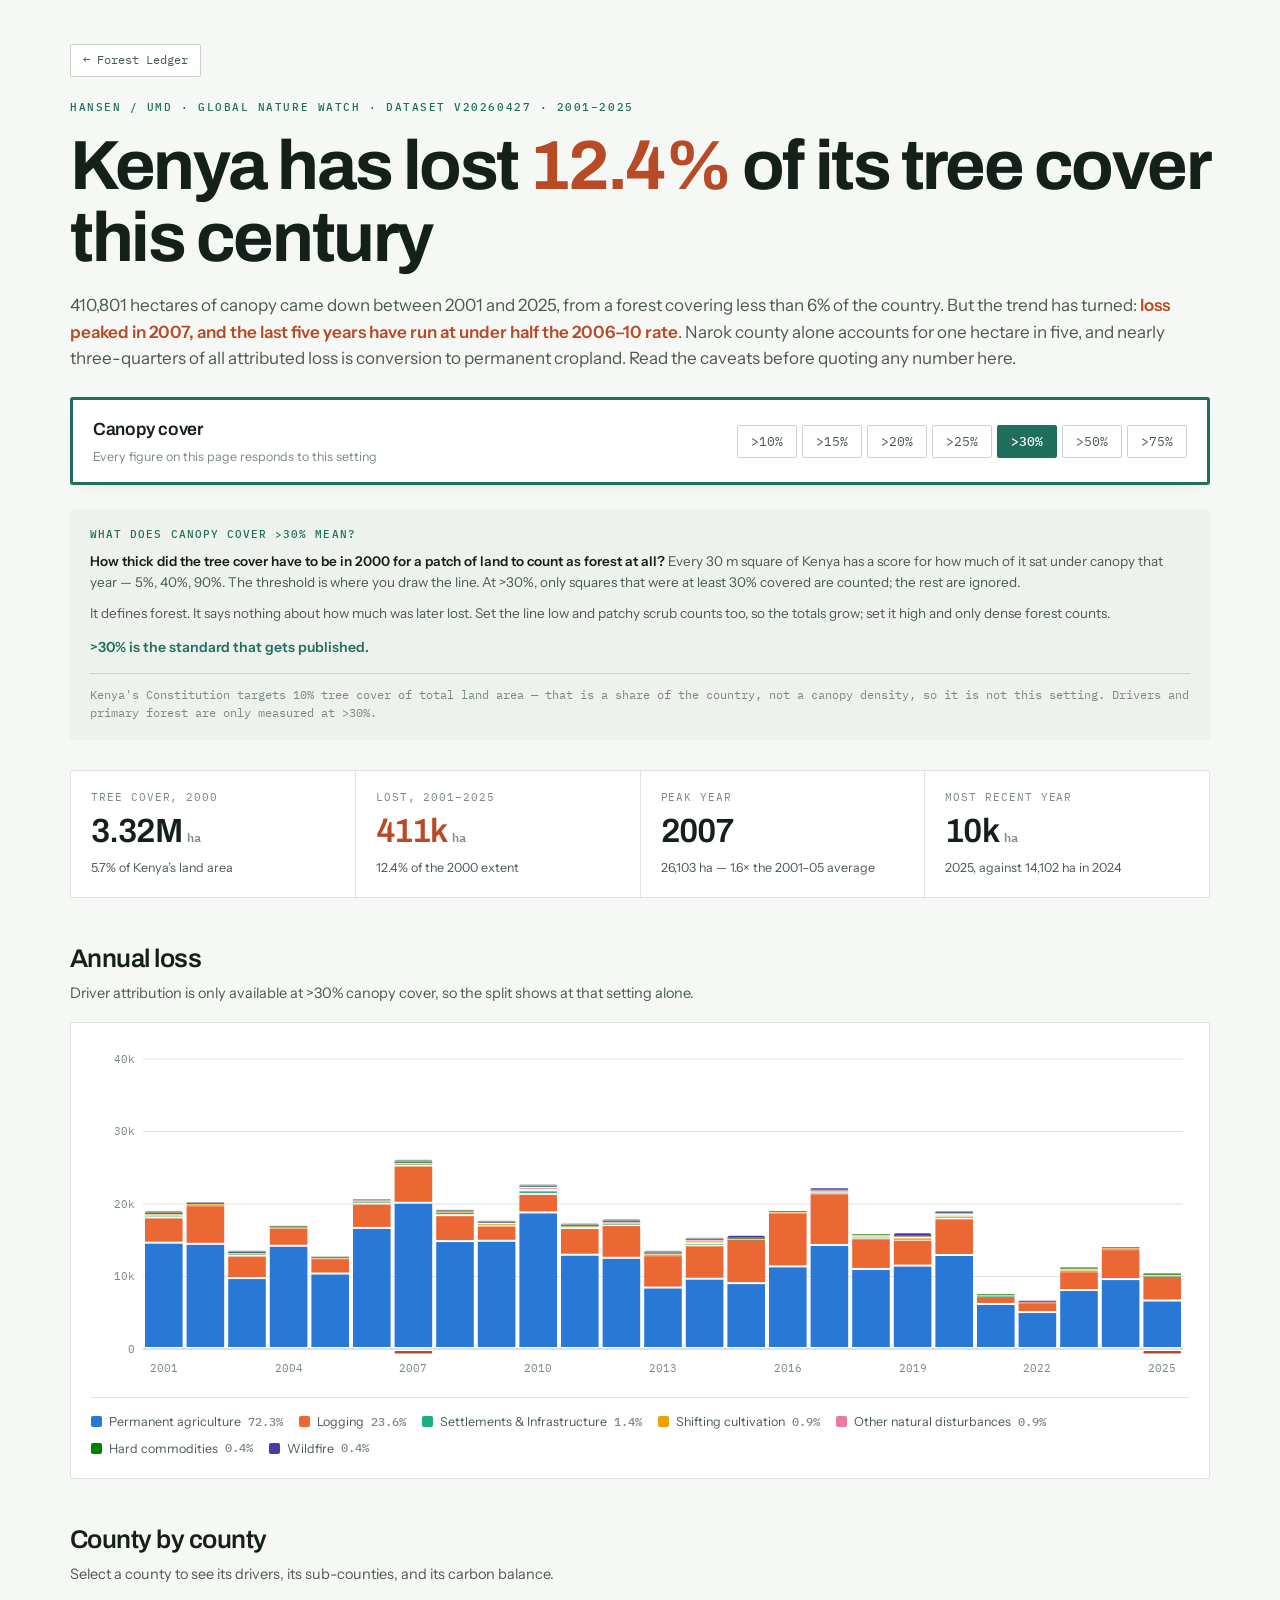
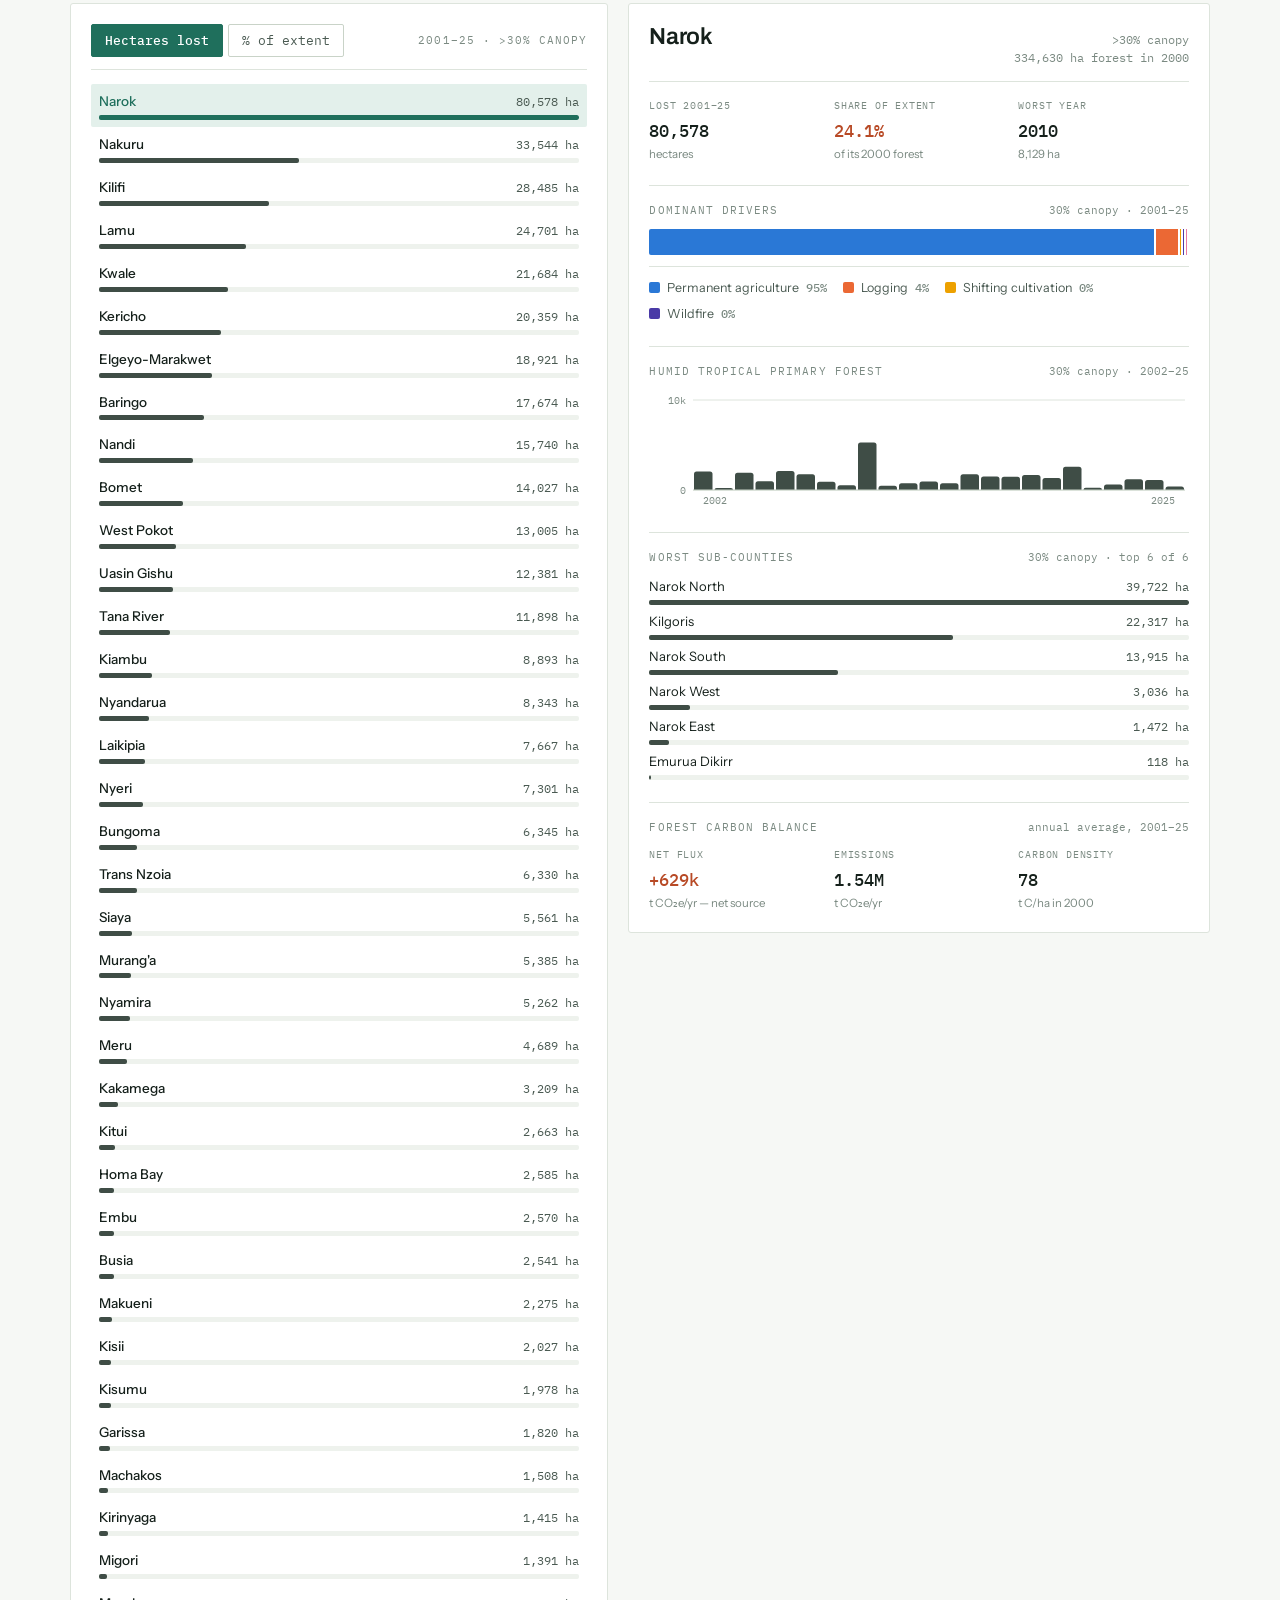
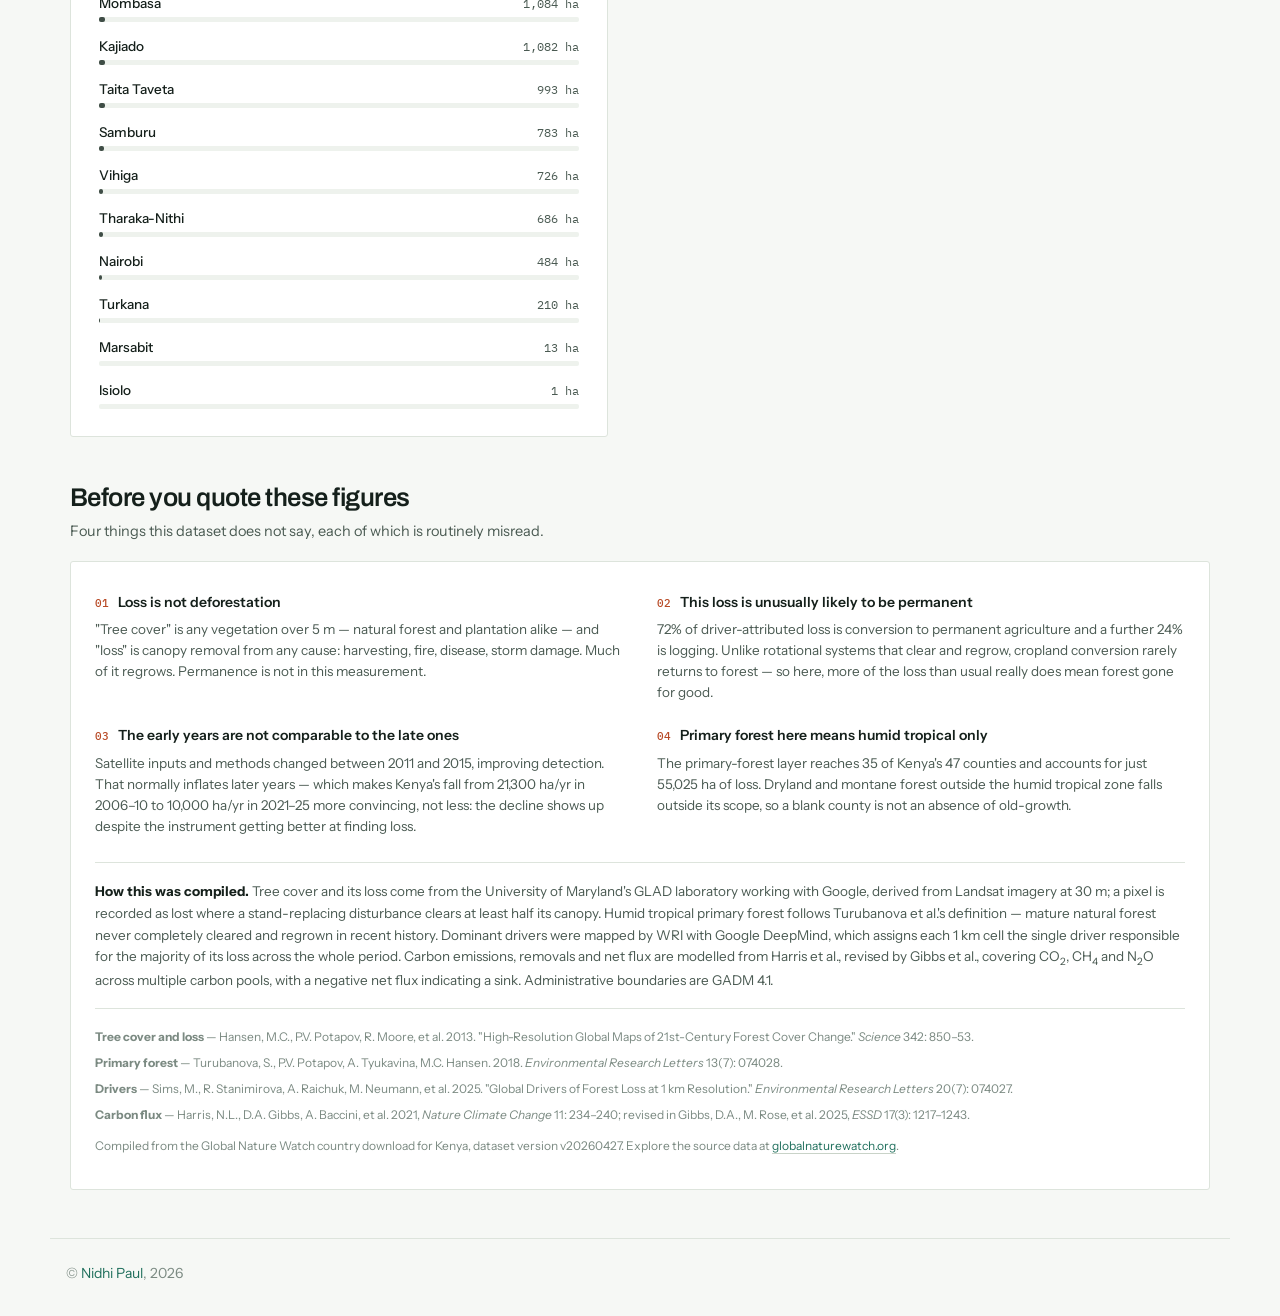
<file: tree-cover-loss/kenya-tree-cover-loss.html>
<!DOCTYPE html>
<html lang="en">
<head>
<meta charset="utf-8">
<meta name="viewport" content="width=device-width, initial-scale=1">
<meta name="description" content="Tree cover loss in Kenya, 2001-2025, by county, sub-county and driver. Hansen/UMD data via Global Nature Watch, dataset v20260427.">
<title>Kenya Tree Cover Loss</title>
<link rel="preconnect" href="https://fonts.googleapis.com">
<link rel="preconnect" href="https://fonts.gstatic.com" crossorigin>
<link rel="stylesheet" href="https://fonts.googleapis.com/css2?family=Archivo:wght@500;600;700&family=Instrument+Sans:wght@400;500;600&family=IBM+Plex+Mono:wght@400;500;600&display=swap">
<style>
  html { -webkit-text-size-adjust: 100%; }
  img { max-width: 100%; }
  [hidden] { display: none !important; }
</style>
</head>
<body>
<style>
:root {
  color-scheme: light;

  --ground:      #f6f8f5;
  --surface:     #ffffff;
  --surface-2:   #eef2ed;
  --ink:         #15201b;
  --ink-2:       #4a5a52;
  --ink-3:       #7b8a82;
  --rule:        #dde4dc;
  --rule-2:      #c9d3c8;

  --canopy:      #1f6f5c;
  --canopy-soft: #e3f0eb;
  --ember:       #b84a26;
  --graphite:    #3f4d46;
  --graphite-2:  #97a79f;

  --d1: #2a78d6;
  --d2: #eb6834;
  --d3: #1baf7a;
  --d4: #eda100;
  --d5: #e87ba4;
  --d6: #008300;
  --d7: #4a3aa7;

  --shadow: 0 1px 2px rgba(21,32,27,.05), 0 8px 24px -16px rgba(21,32,27,.18);

  --f-display: "Archivo", "Helvetica Neue", Arial, sans-serif;
  --f-sans: "Instrument Sans", "Helvetica Neue", Arial, sans-serif;
  --f-mono: "IBM Plex Mono", ui-monospace, "SF Mono", Menlo, monospace;
}

@media (prefers-color-scheme: dark) {
  :root:not([data-theme="light"]) {
    color-scheme: dark;
    --ground:      #111512;
    --surface:     #181d19;
    --surface-2:   #1f2620;
    --ink:         #e7ebe6;
    --ink-2:       #a9b6ad;
    --ink-3:       #7d8b82;
    --rule:        #28302b;
    --rule-2:      #38423a;

    --canopy:      #43a086;
    --canopy-soft: #18312a;
    --ember:       #e08256;
    --graphite:    #93a79d;
    --graphite-2:  #5b6b62;

    --d1: #3987e5;
    --d2: #d95926;
    --d3: #199e70;
    --d4: #c98500;
    --d5: #d55181;
    --d6: #008300;
    --d7: #9085e9;

    --shadow: 0 1px 2px rgba(0,0,0,.3), 0 8px 24px -16px rgba(0,0,0,.6);
  }
}

:root[data-theme="dark"] {
  color-scheme: dark;
  --ground:      #111512;
  --surface:     #181d19;
  --surface-2:   #1f2620;
  --ink:         #e7ebe6;
  --ink-2:       #a9b6ad;
  --ink-3:       #7d8b82;
  --rule:        #28302b;
  --rule-2:      #38423a;

  --canopy:      #43a086;
  --canopy-soft: #18312a;
  --ember:       #e08256;
  --graphite:    #93a79d;
  --graphite-2:  #5b6b62;

  --d1: #3987e5;
  --d2: #d95926;
  --d3: #199e70;
  --d4: #c98500;
  --d5: #d55181;
  --d6: #008300;
  --d7: #9085e9;

  --shadow: 0 1px 2px rgba(0,0,0,.3), 0 8px 24px -16px rgba(0,0,0,.6);
}

* { box-sizing: border-box; }

body {
  margin: 0;
  background: var(--ground);
  color: var(--ink);
  font-family: var(--f-sans);
  font-size: 15px;
  line-height: 1.55;
  -webkit-font-smoothing: antialiased;
}

.wrap {
  max-width: 1180px;
  margin: 0 auto;
  padding-inline: 20px;
}

/* ---------- masthead ---------- */

.mast { padding-block: 44px 0px; }

.back {
  display: inline-flex;
  align-items: center;
  gap: 6px;
  margin-bottom: 22px;
  padding: 6px 12px;
  border: 1px solid var(--rule-2);
  border-radius: 2px;
  background: var(--surface);
  font-family: var(--f-mono);
  font-size: 12px;
  color: var(--ink-2);
  text-decoration: none;
  transition: border-color .12s, color .12s;
}
.back:hover { border-color: var(--canopy); color: var(--canopy); }

.eyebrow {
  font-family: var(--f-mono);
  font-size: 11px;
  font-weight: 500;
  letter-spacing: .14em;
  text-transform: uppercase;
  color: var(--canopy);
  margin: 0 0 14px;
}

h1 {
  font-family: var(--f-display);
  font-weight: 700;
  font-size: clamp(2.2rem, 6.1vw, 4.35rem);
  line-height: 1.04;
  letter-spacing: -.035em;
  margin: 0 0 18px;
  max-width: none;
}
h1 em { font-style: normal; color: var(--ember); }

.standfirst {
  font-size: 1.0625rem;
  color: var(--ink-2);
  margin: 0;
}
.standfirst strong { color: var(--ember); font-weight: 600; }

/* ---------- control bar ---------- */

.controls {
  position: sticky;
  top: 0;
  z-index: 20;
  margin-block: 26px 12px;
  padding: 16px 20px;
  background: var(--surface);
  border: 3px solid var(--canopy);
  border-radius: 3px;
  box-shadow: var(--shadow);
  display: flex;
  flex-wrap: wrap;
  align-items: center;
  justify-content: space-between;
  gap: 12px 28px;
}

.ctl-head { display: flex; flex-direction: column; gap: 3px; }

.ctl-title {
  font-family: var(--f-display);
  font-size: 1.1rem;
  font-weight: 600;
  letter-spacing: -.015em;
  color: var(--ink);
}

.ctl-hint { font-size: 12.5px; color: var(--ink-3); }

.ctl-label {
  font-family: var(--f-mono);
  font-size: 10.5px;
  letter-spacing: .1em;
  text-transform: uppercase;
  color: var(--ink-3);
}

.chips { display: flex; flex-wrap: wrap; gap: 5px; }

.chip {
  font-family: var(--f-mono);
  font-size: 13px;
  padding: 7px 13px;
  border: 1px solid var(--rule-2);
  background: var(--surface);
  color: var(--ink-2);
  border-radius: 2px;
  cursor: pointer;
  transition: background .12s, color .12s, border-color .12s;
}
.chip:hover { border-color: var(--canopy); color: var(--ink); }
.chip[aria-pressed="true"] {
  background: var(--canopy);
  border-color: var(--canopy);
  color: #fff;
  font-weight: 500;
}
:root[data-theme="dark"] .chip[aria-pressed="true"],
.chip[aria-pressed="true"] { color: #fff; }

:focus-visible { outline: 2px solid var(--canopy); outline-offset: 2px; }

/* ---------- stat tiles ---------- */

.tiles {
  display: grid;
  grid-template-columns: repeat(4, 1fr);
  gap: 1px;
  background: var(--rule);
  border: 1px solid var(--rule);
  border-radius: 3px;
  overflow: hidden;
}

.tile { background: var(--surface); padding: 18px 20px 20px; }

.tile-k {
  font-family: var(--f-mono);
  font-size: 10.5px;
  letter-spacing: .09em;
  text-transform: uppercase;
  color: var(--ink-3);
  margin-bottom: 10px;
}
.tile-v {
  font-family: var(--f-display);
  font-weight: 600;
  font-size: 2.1rem;
  line-height: 1;
  letter-spacing: -.025em;
  font-variant-numeric: tabular-nums;
}
.tile-v .unit {
  font-family: var(--f-mono);
  font-size: .78rem;
  letter-spacing: 0;
  color: var(--ink-3);
  margin-left: 5px;
}
.tile-sub { margin-top: 9px; font-size: 12.5px; color: var(--ink-2); }
.tile.accent .tile-v { color: var(--ember); }

/* ---------- sections ---------- */

section { margin-top: 46px; }

.sec-head { margin-bottom: 18px; }

h2 {
  font-family: var(--f-display);
  font-weight: 600;
  font-size: 1.6rem;
  line-height: 1.2;
  margin: 0 0 7px;
  letter-spacing: -.02em;
}
.sec-head p { margin: 0; color: var(--ink-2); font-size: 14.5px; }

.panel {
  background: var(--surface);
  border: 1px solid var(--rule);
  border-radius: 3px;
  padding: 20px;
}

.chart-host { width: 100%; }
.chart-host svg { display: block; max-width: 100%; }

/* ---------- legend ---------- */

.legend {
  display: flex;
  flex-wrap: wrap;
  gap: 7px 16px;
  margin-top: 14px;
  padding-top: 14px;
  border-top: 1px solid var(--rule);
}
.lg { display: flex; align-items: center; gap: 7px; font-size: 12.5px; color: var(--ink-2); }
.lg i { width: 11px; height: 11px; border-radius: 2px; flex: none; display: block; }
.lg b { font-family: var(--f-mono); font-size: 11.5px; color: var(--ink-3); font-weight: 500; }

/* ---------- two-column band ---------- */

.band {
  display: grid;
  grid-template-columns: minmax(0, 1fr) minmax(0, 1.08fr);
  gap: 20px;
  align-items: start;
}

/* state ranking */

.rank-head {
  display: flex;
  align-items: center;
  justify-content: space-between;
  gap: 10px 14px;
  margin-bottom: 14px;
  padding-bottom: 12px;
  border-bottom: 1px solid var(--rule);
  flex-wrap: wrap;
}

/* ---------- threshold explainer ---------- */

.explainer {
  margin-bottom: 30px;
  padding: 18px 20px;
  background: var(--surface-2);
  border-radius: 3px;
  display: grid;
  grid-template-columns: minmax(0, 1fr);
  gap: 10px;
  align-items: start;
  margin-top: 25px;
}
.explainer h2 {
  font-family: var(--f-mono);
  font-size: 10.5px;
  font-weight: 500;
  letter-spacing: .1em;
  text-transform: uppercase;
  color: var(--canopy);
  margin: 0;
}
.explainer p { margin: 0; font-size: 13.5px; color: var(--ink-2); }
.explainer p strong { color: var(--ink); font-weight: 600; }
.explainer-std {
  margin-top: 4px !important;
  font-size: 14px !important;
}
.explainer-std strong { color: var(--canopy) !important; }
.explainer-note {
  margin-top: 4px !important;
  padding-top: 12px;
  border-top: 1px solid var(--rule-2);
  font-family: var(--f-mono);
  font-size: 11.5px !important;
  color: var(--ink-3) !important;
}

.rank-list { display: flex; flex-direction: column; }

.row {
  display: grid;
  grid-template-columns: 1fr;
  gap: 3px;
  padding: 7px 8px;
  border: 0;
  border-radius: 2px;
  background: none;
  cursor: pointer;
  text-align: left;
  font: inherit;
  color: inherit;
  width: 100%;
}
.row:hover { background: var(--surface-2); }
.row[aria-current="true"] { background: var(--canopy-soft); }

.row-top { display: flex; align-items: baseline; justify-content: space-between; gap: 10px; }
.row-name { font-size: 13.5px; font-weight: 500; }
.row[aria-current="true"] .row-name { color: var(--canopy); }
.row-val {
  font-family: var(--f-mono);
  font-size: 12px;
  color: var(--ink-2);
  font-variant-numeric: tabular-nums;
  flex: none;
}
.row-track { height: 5px; background: var(--surface-2); border-radius: 2px; overflow: hidden; }
.row[aria-current="true"] .row-track { background: color-mix(in srgb, var(--canopy) 18%, transparent); }
.row-fill { display: block; height: 100%; background: var(--graphite); border-radius: 0 2px 2px 0; }
.row[aria-current="true"] .row-fill { background: var(--canopy); }

/* detail panel */

#states-head { scroll-margin-top: 108px; }

.detail-head {
  display: flex;
  align-items: baseline;
  justify-content: space-between;
  gap: 12px;
  flex-wrap: wrap;
  padding-bottom: 14px;
  margin-bottom: 16px;
  border-bottom: 1px solid var(--rule);
}
.detail-name {
  font-family: var(--f-display);
  font-size: 1.45rem;
  line-height: 1.15;
  letter-spacing: -.02em;
  margin: 0;
  font-weight: 600;
}
.detail-meta { font-family: var(--f-mono); font-size: 11.5px; color: var(--ink-3); text-align: right; }

.minis {
  display: grid;
  grid-template-columns: repeat(3, 1fr);
  gap: 14px;
  margin-bottom: 20px;
}
.mini-k {
  font-family: var(--f-mono);
  font-size: 10px;
  letter-spacing: .08em;
  text-transform: uppercase;
  color: var(--ink-3);
  margin-bottom: 5px;
}
.mini-v {
  font-family: var(--f-mono);
  font-size: 1.05rem;
  font-weight: 500;
  font-variant-numeric: tabular-nums;
}
.mini-n { font-size: 11.5px; color: var(--ink-3); margin-top: 3px; line-height: 1.35; }

.sub-h {
  font-family: var(--f-mono);
  font-size: 10.5px;
  letter-spacing: .1em;
  text-transform: uppercase;
  color: var(--ink-3);
  margin: 22px 0 10px;
  padding-top: 16px;
  border-top: 1px solid var(--rule);
  display: flex;
  justify-content: space-between;
  gap: 10px;
  align-items: baseline;
}
.sub-h span { letter-spacing: 0; text-transform: none; font-size: 11px; }

.compbar { display: flex; height: 26px; border-radius: 2px; overflow: hidden; gap: 2px; }
.compbar i { display: block; height: 100%; }

.dlist { display: flex; flex-direction: column; gap: 6px; }
.drow { display: grid; grid-template-columns: 1fr auto; gap: 4px 10px; align-items: baseline; }
.drow .n { font-size: 13px; }
.drow .v { font-family: var(--f-mono); font-size: 11.5px; color: var(--ink-2); font-variant-numeric: tabular-nums; }
.drow .t { grid-column: 1 / -1; height: 5px; background: var(--surface-2); border-radius: 2px; overflow: hidden; }
.drow .t i { display: block; height: 100%; background: var(--graphite); border-radius: 0 2px 2px 0; }

.note {
  font-size: 12.5px;
  color: var(--ink-3);
  background: var(--surface-2);
  border-left: 2px solid var(--rule-2);
  padding: 9px 12px;
  border-radius: 0 2px 2px 0;
}

/* ---------- cautions ---------- */

.cautions {
  background: var(--surface);
  border: 1px solid var(--rule);
  border-radius: 3px;
  padding: 26px 24px;
}
.caution-grid {
  display: grid;
  grid-template-columns: repeat(2, minmax(0, 1fr));
  gap: 22px 34px;
  margin-top: 4px;
}
.caution h3 {
  font-size: 14px;
  font-weight: 600;
  margin: 0 0 6px;
  display: flex;
  gap: 9px;
  align-items: baseline;
}
.caution h3 b {
  font-family: var(--f-mono);
  font-size: 11px;
  color: var(--ember);
  font-weight: 500;
  flex: none;
}
.caution p { margin: 0; font-size: 13.5px; color: var(--ink-2); }

.cites {
  margin-top: 26px;
  padding-top: 18px;
  border-top: 1px solid var(--rule);
  font-size: 12px;
  color: var(--ink-3);
  line-height: 1.6;
}
.cites p { margin: 0 0 7px; }
.cites .how {
  font-family: var(--f-sans);
  font-size: 13.5px;
  line-height: 1.6;
  color: var(--ink-2);
  margin-bottom: 18px;
  padding-bottom: 16px;
  border-bottom: 1px solid var(--rule);
}
.cites .how b { color: var(--ink); }
.cites .how sub { font-size: .75em; }
.cites a { color: var(--canopy); text-decoration: none; border-bottom: 1px solid var(--rule-2); }
.cites a:hover { border-bottom-color: var(--canopy); }

/* ---------- tooltip ---------- */

#tip {
  position: fixed;
  z-index: 60;
  pointer-events: none;
  opacity: 0;
  transform: translate(-50%, -100%);
  background: var(--ink);
  color: var(--ground);
  padding: 7px 10px;
  border-radius: 3px;
  font-family: var(--f-mono);
  font-size: 11.5px;
  line-height: 1.45;
  white-space: nowrap;
  box-shadow: var(--shadow);
  transition: opacity .1s;
}
#tip b { font-weight: 600; }
#tip .tk { color: var(--graphite-2); }

/* ---------- responsive ---------- */

@media (max-width: 980px) {
  .band { grid-template-columns: minmax(0, 1fr); }
  .tiles { grid-template-columns: repeat(2, 1fr); }
}
@media (max-width: 620px) {
  .wrap { padding-inline: 16px; }
  .tiles { grid-template-columns: 1fr; }
  .minis { grid-template-columns: 1fr 1fr; }
  .caution-grid { grid-template-columns: 1fr; }
  .controls { position: static; }
  #states-head { scroll-margin-top: 16px; }
  .detail-meta { text-align: left; }
}

@media (prefers-reduced-motion: reduce) {
  * { transition: none !important; animation: none !important; }
}
</style>

<div class="wrap">

  <header class="mast">
    <a class="back" href="index.html">&larr; Forest Ledger</a>
    <p class="eyebrow">Hansen / UMD · Global Nature Watch · Dataset v20260427 · 2001–2025</p>
    <h1>Kenya has lost <em>12.4%</em> of its tree cover this century</h1>
    <p class="standfirst">
      410,801 hectares of canopy came down between 2001 and 2025, from a forest covering less
      than 6% of the country. But the trend has turned: <strong>loss peaked in 2007, and the
      last five years have run at under half the 2006–10 rate</strong>. Narok county alone
      accounts for one hectare in five, and nearly three-quarters of all attributed loss is
      conversion to permanent cropland. Read the caveats before quoting any number here.
    </p>

  </header>

  <div class="controls">
    <div class="ctl-head">
      <span class="ctl-title">Canopy cover</span>
      <span class="ctl-hint">Every figure on this page responds to this setting</span>
    </div>
    <div class="chips" id="th-chips" role="group" aria-label="Canopy density threshold"></div>
  </div>

  <aside class="explainer">
    <h2 id="explainer-title">What does Canopy cover &gt;30% mean?</h2>
    <p>
      <strong>How thick did the tree cover have to be in 2000 for a patch of land to count as
      forest at all?</strong> Every 30 m square of Kenya has a score for how much of it sat under
      canopy that year — 5%, 40%, 90%. The threshold is where you draw the line. At
      &gt;<span id="ex-th-a">30</span>%, only squares that were at least
      <span id="ex-th-b">30</span>% covered are counted; the rest are ignored.
    </p>
    <p>
      It defines forest. It says nothing about how much was later lost. Set the line low and
      patchy scrub counts too, so the totals grow; set it high and only dense forest counts.
    </p>
    <p class="explainer-std"><strong>&gt;30% is the standard that gets published.</strong></p>
    <p class="explainer-note">
      Kenya's Constitution targets 10% tree cover of total land area — that is a share of the
      country, not a canopy density, so it is not this setting. Drivers and primary forest are
      only measured at &gt;30%.
    </p>
  </aside>

  <div class="tiles" id="tiles"></div>

  <section>
    <div class="sec-head">
      <h2>Annual loss</h2>
      <p>Driver attribution is only available at &gt;30% canopy cover, so the split shows at that setting alone.</p>
    </div>
    <div class="panel">
      <div class="chart-host" id="annual"></div>
      <div class="legend" id="annual-legend"></div>
    </div>
  </section>


  <section>
    <div class="sec-head" id="states-head">
      <h2>County by county</h2>
      <p>Select a county to see its drivers, its sub-counties, and its carbon balance.</p>
    </div>
    <div class="band">
      <div class="panel">
        <div class="rank-head">
          <div class="chips" id="metric-chips" role="group" aria-label="County ranking metric">
            <button class="chip" type="button" id="m-abs" data-metric="abs" aria-pressed="true">Hectares lost</button>
            <button class="chip" type="button" id="m-pct" data-metric="pct" aria-pressed="false">% of extent</button>
          </div>
          <span class="ctl-label" id="rank-th"></span>
        </div>
        <div class="rank-list" id="rank"></div>
      </div>
      <div class="panel" id="detail"></div>
    </div>
  </section>

  <section>
    <div class="sec-head">
      <h2>Before you quote these figures</h2>
      <p>Four things this dataset does not say, each of which is routinely misread.</p>
    </div>
    <div class="cautions">
      <div class="caution-grid">
        <div class="caution">
          <h3><b>01</b> Loss is not deforestation</h3>
          <p>
            "Tree cover" is any vegetation over 5 m — natural forest and plantation alike — and
            "loss" is canopy removal from any cause: harvesting, fire, disease, storm damage.
            Much of it regrows. Permanence is not in this measurement.
          </p>
        </div>
        <div class="caution">
          <h3><b>02</b> This loss is unusually likely to be permanent</h3>
          <p>
            72% of driver-attributed loss is conversion to permanent agriculture and a further
            24% is logging. Unlike rotational systems that clear and regrow, cropland conversion
            rarely returns to forest — so here, more of the loss than usual really does mean
            forest gone for good.
          </p>
        </div>
        <div class="caution">
          <h3><b>03</b> The early years are not comparable to the late ones</h3>
          <p>
            Satellite inputs and methods changed between 2011 and 2015, improving detection.
            That normally inflates later years — which makes Kenya's fall from 21,300 ha/yr in
            2006–10 to 10,000 ha/yr in 2021–25 more convincing, not less: the decline shows up
            despite the instrument getting better at finding loss.
          </p>
        </div>
        <div class="caution">
          <h3><b>04</b> Primary forest here means humid tropical only</h3>
          <p>
            The primary-forest layer reaches 35 of Kenya's 47 counties and accounts for just
            55,025 ha of loss. Dryland and montane forest outside the humid tropical zone falls
            outside its scope, so a blank county is not an absence of old-growth.
          </p>
        </div>
      </div>

      <div class="cites">
        <p class="how">
          <b>How this was compiled.</b> Tree cover and its loss come from the University of
          Maryland's GLAD laboratory working with Google, derived from Landsat imagery at 30 m;
          a pixel is recorded as lost where a stand-replacing disturbance clears at least half
          its canopy. Humid tropical primary forest follows Turubanova et al.'s definition —
          mature natural forest never completely cleared and regrown in recent history. Dominant
          drivers were mapped by WRI with Google DeepMind, which assigns each 1 km cell the
          single driver responsible for the majority of its loss across the whole period. Carbon
          emissions, removals and net flux are modelled from Harris et al., revised by Gibbs et
          al., covering CO<sub>2</sub>, CH<sub>4</sub> and N<sub>2</sub>O across multiple carbon
          pools, with a negative net flux indicating a sink. Administrative boundaries are
          GADM 4.1.
        </p>
        <p><b>Tree cover and loss</b> — Hansen, M.C., P.V. Potapov, R. Moore, et al. 2013. "High-Resolution Global Maps of 21st-Century Forest Cover Change." <i>Science</i> 342: 850–53.</p>
        <p><b>Primary forest</b> — Turubanova, S., P.V. Potapov, A. Tyukavina, M.C. Hansen. 2018. <i>Environmental Research Letters</i> 13(7): 074028.</p>
        <p><b>Drivers</b> — Sims, M., R. Stanimirova, A. Raichuk, M. Neumann, et al. 2025. "Global Drivers of Forest Loss at 1 km Resolution." <i>Environmental Research Letters</i> 20(7): 074027.</p>
        <p><b>Carbon flux</b> — Harris, N.L., D.A. Gibbs, A. Baccini, et al. 2021, <i>Nature Climate Change</i> 11: 234–240; revised in Gibbs, D.A., M. Rose, et al. 2025, <i>ESSD</i> 17(3): 1217–1243.</p>
        <p style="margin-top:12px">Compiled from the Global Nature Watch country download for Kenya, dataset version v20260427. Explore the source data at <a href="https://www.globalnaturewatch.org" target="_blank" rel="noopener">globalnaturewatch.org</a>.</p>
      </div>
    </div>
  </section>

</div>

<div id="tip" role="status" aria-live="polite"></div>

<script id="payload" type="application/json">{"meta":{"version":"v20260427","years":[2001,2002,2003,2004,2005,2006,2007,2008,2009,2010,2011,2012,2013,2014,2015,2016,2017,2018,2019,2020,2021,2022,2023,2024,2025],"primaryYears":[2002,2003,2004,2005,2006,2007,2008,2009,2010,2011,2012,2013,2014,2015,2016,2017,2018,2019,2020,2021,2022,2023,2024,2025],"thresholds":[10,15,20,25,30,50,75],"countryArea":58598332,"drivers":["Hard commodities","Logging","Other natural disturbances","Permanent agriculture","Settlements & Infrastructure","Shifting cultivation","Wildfire"]},"country":{"10":{"extent2000":11005196,"extent2010":10722771,"loss":[22556,24330,20794,21877,22656,26666,31614,25937,27249,26317,22437,25783,23788,26628,20275,28831,33086,23060,22630,27375,18184,12267,18527,24813,19310]},"15":{"extent2000":7584317,"extent2010":7996723,"loss":[21701,23310,18542,20950,18974,24830,30406,24425,24245,25573,21375,23316,21353,23307,19317,27217,30737,21605,21333,25858,15820,10929,16588,21996,16697]},"20":{"extent2000":4292230,"extent2010":4497651,"loss":[20064,21377,15068,18534,14608,22178,27815,21165,19841,23894,18846,19609,15951,17827,16950,21858,25190,17969,18115,21673,9957,8080,13073,16671,12390]},"25":{"extent2000":3975173,"extent2010":4103940,"loss":[19814,21147,14675,18184,14148,21819,27436,20670,19265,23614,18489,19127,15156,16912,16484,20881,24196,17365,17443,20967,9043,7633,12508,15945,11756]},"30":{"extent2000":3319472,"extent2010":3335496,"loss":[19027,20287,13553,16988,12745,20656,26103,19224,17696,22692,17300,17899,13564,15357,15615,19049,22163,15908,15950,19045,7564,6639,11257,14102,10418]},"50":{"extent2000":1891464,"extent2010":1959162,"loss":[16211,17631,10607,12941,9344,16719,21373,14237,12812,18997,13312,14031,8843,10043,11426,12505,14865,10538,9651,11891,2857,3303,6838,8031,6281]},"75":{"extent2000":963682,"extent2010":829816,"loss":[11605,13517,6914,8811,5855,11075,14305,8189,6479,12832,7415,8441,4446,4823,6452,6832,8309,5026,3683,4659,638,954,3041,3662,3256]}},"countryDrivers":{"Hard commodities":[44,38,48,44,18,91,37,125,43,274,45,91,53,105,51,47,79,102,60,42,56,91,78,64,29],"Logging":[3495,5324,3107,2503,2057,3332,5145,3573,2104,2558,3679,4513,4466,4612,6062,7342,7109,4211,3558,5049,1088,1279,2584,4118,3412],"Other natural disturbances":[153,118,134,99,151,182,201,127,279,383,83,137,88,201,40,61,107,126,272,421,34,53,169,39,26],"Permanent agriculture":[14526,14368,9643,14033,10272,16490,20028,14749,14791,18698,12865,12441,8337,9556,8923,11226,14173,10856,11318,12831,6054,4940,7977,9479,6535],"Settlements & Infrastructure":[355,176,290,163,85,343,291,434,258,470,340,281,123,266,57,114,205,224,209,296,123,78,146,141,122],"Shifting cultivation":[169,121,117,57,42,86,94,75,70,78,107,162,204,422,155,186,261,275,156,201,177,100,179,162,188],"Wildfire":[24,23,40,6,7,36,42,11,9,48,18,41,50,48,284,23,168,43,313,68,8,77,101,61,81]},"countryPrimary":[2974,1568,2974,1703,3340,3440,1887,1596,6749,1410,1664,1623,1210,3055,2052,3134,2649,2798,3545,445,867,1809,1593,940],"states":[{"name":"Baringo","area":1084235,"th":{"10":{"extent2000":317725,"extent2010":354612,"loss":[179,507,260,645,579,453,435,742,687,578,1055,915,678,625,1604,2335,3150,1522,837,801,599,700,1179,1380,1318]},"15":{"extent2000":248712,"extent2010":273192,"loss":[178,500,252,638,574,446,432,736,682,578,1047,912,636,557,1517,2233,3000,1420,781,758,514,607,1045,1298,1224]},"20":{"extent2000":145823,"extent2010":146882,"loss":[174,475,239,606,550,418,418,701,668,574,1010,902,524,417,1314,1979,2652,1153,627,627,327,433,782,1085,955]},"25":{"extent2000":130505,"extent2010":126344,"loss":[173,473,238,602,547,416,416,695,663,573,1005,901,491,372,1250,1895,2542,1062,573,585,277,384,695,1022,867]},"30":{"extent2000":113986,"extent2010":114239,"loss":[170,462,233,588,537,401,404,673,647,571,983,897,462,329,1184,1804,2420,973,511,535,231,333,617,935,774]},"50":{"extent2000":67668,"extent2010":77427,"loss":[155,428,219,536,503,353,369,592,587,561,892,871,302,143,891,1493,1935,650,284,332,58,128,315,576,513]},"75":{"extent2000":46904,"extent2010":47667,"loss":[116,340,184,423,440,273,280,438,467,519,708,772,230,101,760,1264,1650,481,194,226,15,51,212,376,384]}},"drivers":{"Hard commodities":[0,0,0,0,0,0,0,0,0,0,0,0,0,0,0,1,0,0,0,0,0,0,0,0,0],"Logging":[47,239,39,92,121,51,169,293,214,312,528,584,220,121,598,1156,1191,312,89,105,25,64,115,246,308],"Other natural disturbances":[0,3,1,5,1,1,4,7,4,0,4,1,0,3,1,1,1,2,1,6,1,0,0,0,0],"Permanent agriculture":[121,206,191,475,409,336,224,352,407,257,441,295,210,177,531,613,1154,588,371,387,175,213,434,630,416],"Settlements & Infrastructure":[0,1,0,0,0,0,2,0,2,0,1,0,0,0,0,0,1,0,0,2,0,0,0,0,0],"Shifting cultivation":[1,9,1,14,2,9,2,14,15,0,5,13,26,26,47,29,67,59,46,25,29,54,65,54,47],"Wildfire":[0,0,0,0,0,0,0,0,0,0,0,1,2,0,3,1,4,10,3,3,0,1,2,3,2]},"primary":[121,139,293,314,162,44,103,196,132,183,80,39,14,185,44,174,103,134,136,6,33,88,79,19],"carbon":{"agc":8503470,"agcDensity":75,"emissions":441740,"removals":631309,"netFlux":-189569}},{"name":"Bomet","area":237832,"th":{"10":{"extent2000":220170,"extent2010":230473,"loss":[480,612,577,591,372,720,1006,789,308,304,348,784,1195,267,430,363,655,666,1244,1863,169,219,367,763,278]},"15":{"extent2000":201666,"extent2010":215232,"loss":[480,612,577,591,372,720,1005,789,308,304,348,781,1183,265,429,348,649,657,1211,1847,166,213,356,757,273]},"20":{"extent2000":146058,"extent2010":152292,"loss":[478,609,576,590,371,717,1003,786,307,303,345,751,1042,246,426,329,619,608,1161,1753,151,189,301,702,249]},"25":{"extent2000":141895,"extent2010":146088,"loss":[478,608,576,590,371,717,1003,785,307,303,345,748,1026,244,426,325,614,600,1150,1739,149,186,296,695,247]},"30":{"extent2000":120629,"extent2010":120608,"loss":[475,603,574,588,369,712,1000,782,306,303,341,738,943,236,423,308,580,567,1091,1642,137,168,259,652,230]},"50":{"extent2000":66012,"extent2010":77211,"loss":[436,550,544,575,351,681,972,748,297,296,319,683,602,200,261,208,305,327,674,1045,85,104,136,414,170]},"75":{"extent2000":39284,"extent2010":46748,"loss":[361,462,446,513,301,585,867,643,266,251,270,537,248,110,112,93,96,144,211,357,42,41,52,151,72]}},"drivers":{"Logging":[103,252,176,249,130,348,455,416,181,93,147,356,304,149,158,184,141,224,505,734,90,115,158,336,165],"Other natural disturbances":[0,0,0,0,0,0,0,0,0,1,0,0,1,0,0,0,0,2,2,5,0,0,0,0,0],"Permanent agriculture":[365,345,394,333,235,358,537,358,123,205,190,374,627,87,264,123,437,334,584,900,47,53,101,313,66],"Settlements & Infrastructure":[0,0,0,0,0,0,0,0,0,0,0,0,1,0,0,0,0,0,0,0,0,0,0,0,0],"Shifting cultivation":[0,2,2,5,2,2,3,3,0,3,1,2,4,0,0,0,0,1,0,0,0,0,0,3,0]},"primary":[47,88,107,78,100,257,105,52,39,26,48,188,7,196,13,281,115,123,58,2,3,6,42,0],"carbon":{"agc":8674075,"agcDensity":72,"emissions":310839,"removals":444134,"netFlux":-133296}},{"name":"Bungoma","area":357317,"th":{"10":{"extent2000":307329,"extent2010":296841,"loss":[1095,488,405,138,115,263,841,464,114,279,299,956,748,437,286,338,616,134,424,169,151,153,251,269,430]},"15":{"extent2000":209733,"extent2010":241902,"loss":[1093,484,402,135,113,261,837,460,113,278,292,887,595,310,260,313,561,110,395,120,102,106,176,180,273]},"20":{"extent2000":91644,"extent2010":113222,"loss":[1068,451,365,106,99,232,794,420,101,244,264,728,303,139,204,250,466,66,337,53,41,45,71,61,98]},"25":{"extent2000":82032,"extent2010":96566,"loss":[1061,446,360,101,96,227,786,414,98,238,259,710,279,127,198,238,459,60,332,50,38,44,65,50,87]},"30":{"extent2000":71106,"extent2010":76909,"loss":[1033,419,333,79,86,203,749,385,85,212,245,640,248,115,191,224,444,51,322,44,32,38,54,40,73]},"50":{"extent2000":48527,"extent2010":50183,"loss":[884,354,249,27,48,128,629,278,52,143,207,429,178,103,166,161,370,24,280,22,19,25,32,12,36]},"75":{"extent2000":33921,"extent2010":32073,"loss":[653,263,202,8,22,82,465,198,29,97,152,307,121,88,136,128,329,14,227,13,11,21,22,2,16]}},"drivers":{"Logging":[467,257,142,1,30,45,146,162,7,49,94,70,48,60,91,174,89,24,44,14,3,6,17,19,37],"Other natural disturbances":[1,0,1,0,0,0,13,1,1,1,1,1,0,0,3,1,0,0,0,0,1,0,0,0,0],"Permanent agriculture":[546,156,180,73,54,155,557,211,71,156,148,554,193,54,93,49,350,23,273,28,28,31,36,18,34],"Settlements & Infrastructure":[4,2,0,3,1,0,3,1,0,1,0,3,0,0,1,0,1,3,3,0,0,0,1,2,1],"Shifting cultivation":[0,0,0,0,0,0,0,0,0,0,0,0,0,0,0,0,1,0,0,0,0,0,0,0,0],"Wildfire":[5,0,2,0,0,0,9,2,0,1,0,0,1,0,1,0,0,0,0,0,1,0,0,0,0]},"primary":[28,51,3,5,0,134,22,6,32,55,169,72,28,53,12,271,8,181,10,8,19,18,1,11],"carbon":{"agc":6109211,"agcDensity":86,"emissions":162028,"removals":324096,"netFlux":-162068}},{"name":"Busia","area":179951,"th":{"10":{"extent2000":160656,"extent2010":147535,"loss":[319,119,127,130,131,172,269,97,198,260,57,272,214,172,35,124,122,104,547,161,110,72,169,177,130]},"15":{"extent2000":116055,"extent2010":110392,"loss":[318,118,126,129,130,171,266,95,197,260,47,250,177,140,30,117,114,98,536,152,96,63,161,161,106]},"20":{"extent2000":36884,"extent2010":44152,"loss":[296,105,108,103,108,153,220,84,168,236,36,160,49,50,17,92,85,66,499,92,56,36,129,96,53]},"25":{"extent2000":32291,"extent2010":37775,"loss":[293,103,106,99,105,149,215,83,163,232,34,152,38,41,15,90,82,63,492,84,52,33,125,89,47]},"30":{"extent2000":22038,"extent2010":23310,"loss":[261,90,90,77,86,123,173,71,135,200,29,123,24,26,13,83,70,56,463,65,44,28,111,67,33]},"50":{"extent2000":4745,"extent2010":9656,"loss":[97,39,34,26,41,51,53,29,54,102,11,38,6,9,6,26,25,21,237,18,17,10,33,16,10]},"75":{"extent2000":203,"extent2010":2311,"loss":[40,12,7,3,10,16,11,4,15,39,4,8,0,0,0,0,0,0,1,0,0,0,0,0,0]}},"drivers":{"Logging":[1,0,0,0,1,1,0,1,0,2,1,1,0,0,0,3,1,0,19,4,0,2,2,6,1],"Other natural disturbances":[17,6,3,1,3,8,5,7,4,27,2,1,1,1,0,6,14,5,157,0,1,5,17,3,0],"Permanent agriculture":[237,83,85,74,78,112,164,60,128,164,26,117,21,25,11,73,54,47,282,59,41,21,90,55,32],"Settlements & Infrastructure":[1,0,0,0,2,1,1,0,1,2,0,2,0,0,2,0,1,3,5,1,1,0,1,2,0]},"carbon":{"agc":808690,"agcDensity":37,"emissions":25566,"removals":133638,"netFlux":-108073}},{"name":"Elgeyo-Marakwet","area":280395,"th":{"10":{"extent2000":199216,"extent2010":200854,"loss":[295,1774,552,1265,498,903,2627,1625,570,293,1050,884,748,776,1176,1353,1612,658,366,464,424,369,469,628,682]},"15":{"extent2000":168219,"extent2010":161163,"loss":[294,1763,549,1233,491,892,2619,1613,553,292,1040,881,723,741,1127,1273,1515,635,347,441,401,346,453,605,649]},"20":{"extent2000":123057,"extent2010":108889,"loss":[292,1733,535,1128,461,841,2579,1566,512,288,972,859,633,646,1035,1116,1334,575,308,367,332,299,409,546,579]},"25":{"extent2000":118896,"extent2010":102934,"loss":[292,1728,533,1115,457,833,2565,1555,504,286,961,856,615,628,1017,1081,1311,569,302,359,324,291,402,537,567]},"30":{"extent2000":107094,"extent2010":92712,"loss":[290,1708,526,1057,440,807,2539,1523,476,284,920,840,578,595,975,1020,1238,535,285,323,286,262,375,510,529]},"50":{"extent2000":79267,"extent2010":68315,"loss":[281,1641,487,861,376,725,2366,1349,400,264,748,754,444,475,745,686,921,378,157,187,94,115,202,357,374]},"75":{"extent2000":56311,"extent2010":29105,"loss":[243,1485,406,592,277,601,1769,1016,269,204,506,560,362,403,581,526,683,247,70,88,23,38,119,248,262]}},"drivers":{"Hard commodities":[0,0,0,0,0,0,0,0,1,0,0,0,0,0,0,0,1,0,0,0,0,0,8,1,1],"Logging":[160,1311,274,264,192,470,534,594,122,105,379,333,343,356,520,505,559,183,53,78,45,45,142,233,196],"Other natural disturbances":[1,1,0,2,0,1,3,2,2,2,0,1,2,0,15,3,0,5,1,1,0,0,1,1,6],"Permanent agriculture":[127,394,248,788,247,333,1986,920,348,173,537,499,228,237,435,509,673,345,224,239,240,216,225,275,323],"Settlements & Infrastructure":[0,0,0,0,0,0,3,0,0,0,0,0,0,0,4,1,0,0,0,1,0,0,0,0,2],"Shifting cultivation":[2,1,2,0,0,2,9,4,1,3,1,6,3,1,0,0,1,2,5,0,1,0,0,0,0],"Wildfire":[0,0,0,0,0,0,0,0,0,0,0,0,0,0,0,0,2,0,0,0,0,0,0,0,0]},"primary":[39,25,23,8,21,180,58,12,33,16,48,21,10,13,13,32,43,19,19,4,8,14,11,14],"carbon":{"agc":8976465,"agcDensity":84,"emissions":450554,"removals":557282,"netFlux":-106728}},{"name":"Embu","area":290440,"th":{"10":{"extent2000":150778,"extent2010":133775,"loss":[242,61,580,337,1241,296,796,185,1255,197,954,141,255,261,132,135,179,104,120,85,61,31,155,375,129]},"15":{"extent2000":92441,"extent2010":96896,"loss":[224,55,540,268,1053,219,715,145,946,167,869,118,192,188,129,128,139,80,100,71,39,22,110,272,88]},"20":{"extent2000":46474,"extent2010":51092,"loss":[178,36,411,114,596,70,464,63,384,105,522,78,84,85,120,101,72,43,65,48,10,6,46,129,32]},"25":{"extent2000":43515,"extent2010":47083,"loss":[170,33,392,102,540,56,429,56,321,99,479,74,78,80,119,97,68,40,60,45,10,5,43,117,29]},"30":{"extent2000":36166,"extent2010":37084,"loss":[141,25,312,66,356,27,318,35,176,78,331,62,64,70,115,87,54,29,45,35,7,3,29,81,24]},"50":{"extent2000":23070,"extent2010":25463,"loss":[42,8,114,10,51,3,56,8,9,27,63,34,46,53,74,64,28,9,11,12,1,0,8,32,8]},"75":{"extent2000":15968,"extent2010":10405,"loss":[5,2,19,2,4,0,7,1,0,9,4,10,14,21,20,33,5,1,2,3,0,0,1,5,3]}},"drivers":{"Logging":[3,1,1,0,7,0,6,0,0,5,7,30,40,41,39,61,12,4,1,1,0,0,1,12,1],"Other natural disturbances":[0,0,0,0,0,0,0,0,0,0,0,0,0,0,0,0,0,0,0,0,0,0,0,0,0],"Permanent agriculture":[132,23,293,64,345,26,306,35,174,67,319,30,22,28,75,24,40,23,39,25,6,3,27,67,22],"Settlements & Infrastructure":[1,0,1,0,1,0,2,0,0,2,2,0,0,0,0,1,1,1,3,2,0,0,0,2,0],"Shifting cultivation":[0,0,2,0,0,0,0,0,0,0,0,0,0,0,0,0,0,0,0,6,0,0,0,0,0],"Wildfire":[0,0,9,0,0,0,0,0,0,2,0,0,0,0,0,0,0,0,0,0,0,0,0,0,0]},"primary":[0,2,1,0,0,1,0,0,3,0,0,0,9,5,1,0,0,1,4,0,0,0,1,0],"carbon":{"agc":3083705,"agcDensity":85,"emissions":38198,"removals":134610,"netFlux":-96412}},{"name":"Garissa","area":4385027,"th":{"10":{"extent2000":868966,"extent2010":636842,"loss":[188,86,114,80,83,55,106,148,224,49,95,277,562,326,7,50,67,49,24,98,390,105,105,40,43]},"15":{"extent2000":399601,"extent2010":412842,"loss":[178,79,93,74,72,50,100,135,212,45,88,259,450,298,7,45,63,48,19,92,356,100,103,35,36]},"20":{"extent2000":269314,"extent2010":291611,"loss":[124,61,50,48,42,41,68,83,135,24,55,210,307,246,4,28,39,43,12,74,261,77,90,23,24]},"25":{"extent2000":258322,"extent2010":282460,"loss":[118,59,48,47,38,39,65,77,126,22,51,204,280,238,4,25,34,43,12,72,249,74,86,21,23]},"30":{"extent2000":239155,"extent2010":252257,"loss":[96,53,41,41,31,38,59,62,100,18,41,187,237,225,4,20,26,41,12,69,228,69,80,19,23]},"50":{"extent2000":128226,"extent2010":146842,"loss":[46,34,21,19,13,24,27,40,42,12,19,108,110,142,1,5,8,22,5,40,46,27,34,8,19]},"75":{"extent2000":4872,"extent2010":26525,"loss":[14,12,4,3,2,5,7,7,8,3,4,4,4,5,0,0,0,1,0,2,0,0,0,0,0]}},"drivers":{"Hard commodities":[1,0,0,0,0,0,0,0,1,0,0,2,1,1,0,1,1,0,0,3,22,42,31,9,0],"Logging":[1,0,0,0,0,0,1,0,0,0,0,1,2,3,0,0,0,0,0,0,0,0,0,0,0],"Other natural disturbances":[2,1,3,3,0,4,0,1,5,1,3,22,18,21,0,9,0,1,0,17,0,0,0,0,0],"Permanent agriculture":[65,32,25,22,20,22,42,47,71,13,22,87,104,94,2,8,25,17,7,33,204,26,49,7,4],"Settlements & Infrastructure":[6,8,4,5,3,4,2,3,6,0,3,4,6,2,0,0,0,14,4,5,0,0,0,0,0],"Shifting cultivation":[2,2,1,1,1,2,3,1,2,0,2,23,36,44,0,1,0,6,0,2,0,0,0,0,11],"Wildfire":[0,0,0,0,0,0,0,0,0,0,0,11,12,19,0,0,0,0,0,4,0,0,0,4,7]},"carbon":{"agc":8039654,"agcDensity":34,"emissions":17598,"removals":504086,"netFlux":-486489}},{"name":"Homa Bay","area":467868,"th":{"10":{"extent2000":279109,"extent2010":270615,"loss":[304,67,50,44,227,52,60,67,114,89,23,125,184,222,174,94,92,171,97,557,114,41,140,165,184]},"15":{"extent2000":220758,"extent2010":226068,"loss":[304,67,50,44,226,52,59,66,114,88,23,122,149,172,174,93,86,165,97,554,110,39,135,158,171]},"20":{"extent2000":91375,"extent2010":108380,"loss":[302,64,47,41,221,49,56,62,107,84,21,106,92,100,170,87,63,139,92,518,82,21,106,122,130]},"25":{"extent2000":79469,"extent2010":89748,"loss":[301,64,47,41,219,47,56,61,105,82,21,102,85,93,170,85,61,137,91,509,78,18,101,118,125]},"30":{"extent2000":50462,"extent2010":55335,"loss":[297,62,44,39,211,44,51,57,97,75,18,91,61,73,167,79,54,131,87,474,68,11,86,100,108]},"50":{"extent2000":10237,"extent2010":20664,"loss":[275,51,35,30,180,34,38,36,74,56,11,60,10,31,94,35,20,63,37,169,22,3,31,28,31]},"75":{"extent2000":2925,"extent2010":6614,"loss":[225,26,21,17,100,16,26,16,42,29,3,27,1,9,32,2,5,24,10,53,6,0,7,2,5]}},"drivers":{"Logging":[22,1,1,0,19,7,0,4,9,2,1,9,7,13,14,8,1,8,9,22,1,1,5,1,1],"Other natural disturbances":[5,1,1,1,27,5,0,1,1,2,1,2,0,0,0,0,0,0,0,0,0,0,0,0,0],"Permanent agriculture":[255,55,38,34,156,28,46,45,76,63,15,69,43,55,148,70,50,119,74,443,66,9,81,96,103],"Settlements & Infrastructure":[0,0,0,0,0,1,1,2,1,1,0,1,0,0,0,0,1,2,0,0,0,0,0,0,2],"Shifting cultivation":[0,0,0,0,0,0,0,0,0,0,0,0,0,0,2,0,0,1,0,0,0,0,0,0,0]},"primary":[0,0,0,5,1,1,0,4,2,0,1,0,3,16,0,1,8,2,24,2,0,2,0,0],"carbon":{"agc":1952269,"agcDensity":39,"emissions":13419,"removals":225228,"netFlux":-211809}},{"name":"Isiolo","area":2543942,"th":{"10":{"extent2000":10382,"extent2010":18836,"loss":[4,2,1,3,5,4,6,4,3,13,2,2,0,0,0,0,4,0,2,1,2,3,3,6,3]},"15":{"extent2000":3733,"extent2010":8496,"loss":[1,1,0,1,2,2,3,2,2,5,1,1,0,0,0,0,1,0,2,0,1,3,2,5,2]},"20":{"extent2000":413,"extent2010":754,"loss":[0,0,0,1,0,0,1,1,0,1,0,0,0,0,0,0,0,0,0,0,0,0,0,0,1]},"25":{"extent2000":269,"extent2010":459,"loss":[0,0,0,1,0,0,1,1,0,1,0,0,0,0,0,0,0,0,0,0,0,0,0,0,0]},"30":{"extent2000":117,"extent2010":143,"loss":[0,0,0,1,0,0,0,0,0,0,0,0,0,0,0,0,0,0,0,0,0,0,0,0,0]},"50":{"extent2000":20,"extent2010":6,"loss":[0,0,0,0,0,0,0,0,0,0,0,0,0,0,0,0,0,0,0,0,0,0,0,0,0]},"75":{"extent2000":2,"extent2010":0,"loss":[0,0,0,0,0,0,0,0,0,0,0,0,0,0,0,0,0,0,0,0,0,0,0,0,0]}},"drivers":{"Permanent agriculture":[0,0,0,0,0,0,0,0,0,0,0,0,0,0,0,0,0,0,0,0,0,0,0,0,0]},"carbon":{"agc":5892,"agcDensity":50,"emissions":24,"removals":1506,"netFlux":-1482}},{"name":"Kajiado","area":2199357,"th":{"10":{"extent2000":124637,"extent2010":196770,"loss":[144,54,76,40,334,40,98,51,175,25,207,152,196,151,32,145,124,52,24,16,10,14,33,17,51]},"15":{"extent2000":71301,"extent2010":103615,"loss":[136,44,65,34,305,36,87,47,164,23,184,125,170,119,31,143,97,46,20,9,8,9,27,10,46]},"20":{"extent2000":29760,"extent2010":36823,"loss":[124,21,36,25,207,27,61,31,122,18,124,73,52,77,27,130,65,37,14,5,3,3,21,5,38]},"25":{"extent2000":25878,"extent2010":30062,"loss":[122,20,33,25,198,25,58,29,117,18,118,68,45,74,26,127,63,36,13,5,3,3,20,4,37]},"30":{"extent2000":19467,"extent2010":23326,"loss":[115,15,24,21,159,21,50,23,98,16,95,54,39,66,23,101,55,31,11,4,2,1,19,3,36]},"50":{"extent2000":10011,"extent2010":11764,"loss":[95,4,11,11,59,14,23,10,46,10,28,28,20,54,16,48,22,5,2,2,0,0,7,1,30]},"75":{"extent2000":5492,"extent2010":3420,"loss":[46,1,2,5,2,2,7,4,4,2,2,6,1,3,1,8,0,1,0,0,0,0,0,0,1]}},"drivers":{"Logging":[3,1,0,1,0,0,1,4,2,0,0,16,30,52,17,97,52,16,4,0,0,0,16,2,36],"Other natural disturbances":[0,1,0,0,0,0,0,0,0,0,1,0,0,0,0,0,0,0,1,0,0,0,0,0,0],"Permanent agriculture":[78,12,20,14,150,19,44,16,90,14,90,33,8,12,6,2,2,2,4,3,1,1,2,0,0],"Settlements & Infrastructure":[2,0,0,0,0,0,0,1,0,1,1,0,0,0,0,1,0,13,3,0,0,0,0,0,0],"Shifting cultivation":[19,0,0,2,0,0,0,0,0,0,0,0,0,0,0,0,0,0,0,0,1,0,0,0,0],"Wildfire":[0,0,0,1,0,0,1,0,1,0,0,0,0,0,0,0,0,0,0,0,0,0,1,0,0]},"primary":[0,0,1,0,0,1,0,0,0,0,0,0,0,0,0,0,0,0,0,0,0,0,0,0],"carbon":{"agc":1410440,"agcDensity":72,"emissions":22102,"removals":81860,"netFlux":-59758}},{"name":"Kakamega","area":244218,"th":{"10":{"extent2000":234170,"extent2010":219378,"loss":[398,160,253,198,232,215,400,185,180,252,98,483,839,335,215,259,487,352,194,112,259,207,192,251,209]},"15":{"extent2000":170929,"extent2010":176293,"loss":[397,157,250,195,228,213,395,181,179,250,90,406,632,241,163,210,410,320,173,92,224,178,164,215,158]},"20":{"extent2000":56979,"extent2010":72617,"loss":[380,144,225,172,204,190,360,157,168,222,58,240,153,54,66,126,235,228,122,55,134,95,95,116,58]},"25":{"extent2000":49643,"extent2010":60087,"loss":[375,141,220,167,197,186,351,152,165,216,53,224,107,38,57,118,219,220,116,51,126,86,88,108,52]},"30":{"extent2000":35907,"extent2010":40570,"loss":[334,122,188,134,165,161,302,130,149,189,42,182,50,20,42,105,188,194,100,42,107,66,71,88,38]},"50":{"extent2000":18425,"extent2010":23259,"loss":[177,66,85,56,77,81,140,67,98,102,21,79,6,4,19,77,93,97,50,17,67,13,28,35,9]},"75":{"extent2000":15515,"extent2010":17475,"loss":[43,22,16,7,20,21,37,19,60,35,8,16,1,1,10,60,59,51,23,9,56,3,8,20,3]}},"drivers":{"Hard commodities":[0,1,0,0,0,0,0,0,0,0,0,0,0,0,0,0,0,0,0,0,0,0,0,0,0],"Logging":[18,12,8,0,4,7,9,6,42,12,3,6,5,6,15,82,120,86,31,8,47,18,9,31,4],"Other natural disturbances":[0,0,0,0,0,0,0,0,0,0,0,0,0,0,0,0,0,0,0,0,11,0,0,0,0],"Permanent agriculture":[304,106,171,130,157,147,267,116,99,167,38,170,41,13,24,21,62,102,65,29,44,44,61,47,34],"Settlements & Infrastructure":[8,1,6,2,2,3,21,5,6,7,2,4,1,1,1,2,6,5,2,5,3,3,1,9,1],"Shifting cultivation":[1,0,0,0,0,2,0,1,0,0,0,0,2,0,0,0,0,0,2,0,0,0,0,0,0]},"primary":[1,1,0,1,3,1,2,18,4,0,1,0,0,3,22,23,22,7,3,10,2,0,5,2],"carbon":{"agc":2980074,"agcDensity":83,"emissions":64779,"removals":190444,"netFlux":-125665}},{"name":"Kericho","area":257634,"th":{"10":{"extent2000":232617,"extent2010":234874,"loss":[206,449,343,571,422,896,895,667,688,285,971,1181,1525,1623,1678,1557,2029,1098,1279,1056,328,379,650,889,1042]},"15":{"extent2000":215202,"extent2010":213311,"loss":[206,447,340,570,421,892,894,667,687,285,968,1172,1500,1588,1635,1533,1966,1051,1268,1041,320,359,629,827,967]},"20":{"extent2000":170469,"extent2010":162187,"loss":[205,435,328,559,404,871,887,658,678,283,934,1150,1398,1477,1593,1463,1852,995,1227,997,290,318,583,735,837]},"25":{"extent2000":163614,"extent2010":154867,"loss":[205,434,326,557,400,867,885,657,675,283,925,1147,1377,1461,1586,1451,1833,987,1220,990,283,312,575,723,818]},"30":{"extent2000":141241,"extent2010":129892,"loss":[204,424,318,549,386,843,876,648,663,282,892,1137,1322,1424,1565,1409,1779,947,1189,955,265,289,542,684,767]},"50":{"extent2000":69011,"extent2010":81434,"loss":[187,379,289,518,325,741,825,589,606,270,766,1087,1030,1288,1447,1181,1441,697,922,636,135,160,362,451,569]},"75":{"extent2000":49844,"extent2010":54543,"loss":[150,296,243,439,218,586,656,440,430,232,553,953,759,1074,1293,933,1187,410,672,330,60,71,250,263,426]}},"drivers":{"Logging":[102,251,172,351,147,456,504,230,252,166,378,844,839,1174,1073,1017,1139,519,464,472,129,125,255,409,385],"Other natural disturbances":[0,0,0,0,0,0,0,0,0,0,0,0,0,0,3,0,3,0,4,8,0,0,0,0,2],"Permanent agriculture":[98,161,145,194,236,363,366,412,405,111,502,272,455,245,273,383,564,418,445,445,135,162,254,272,376],"Settlements & Infrastructure":[0,0,0,0,0,1,2,0,0,1,1,2,2,2,0,2,1,3,4,3,1,1,3,3,3],"Shifting cultivation":[0,0,0,0,0,0,0,0,0,0,0,0,3,0,0,0,0,3,5,3,0,0,0,0,0],"Wildfire":[3,9,0,1,2,20,1,4,3,3,9,17,20,3,214,4,68,2,267,23,1,1,30,0,0]},"primary":[65,10,18,9,73,26,49,29,23,42,58,78,43,341,34,252,42,482,103,6,13,112,19,197],"carbon":{"agc":10246737,"agcDensity":73,"emissions":537158,"removals":726822,"netFlux":-189664}},{"name":"Kiambu","area":257376,"th":{"10":{"extent2000":165238,"extent2010":179470,"loss":[1764,48,127,67,77,114,411,32,78,186,108,239,431,723,652,798,624,746,874,1056,283,300,376,1591,566]},"15":{"extent2000":135275,"extent2010":151318,"loss":[1762,47,126,66,77,114,411,32,78,186,105,227,385,657,618,749,587,686,823,991,248,256,349,1505,513]},"20":{"extent2000":85429,"extent2010":100636,"loss":[1753,45,125,64,73,109,407,31,76,184,98,200,299,532,546,635,514,519,653,765,179,168,277,1225,405]},"25":{"extent2000":80148,"extent2010":96737,"loss":[1752,44,124,63,72,109,406,31,76,183,98,197,289,516,534,624,504,500,630,720,170,162,270,1190,392]},"30":{"extent2000":67620,"extent2010":78485,"loss":[1737,43,122,61,68,104,401,30,74,181,93,187,260,471,500,569,459,433,546,623,144,136,240,1063,348]},"50":{"extent2000":39046,"extent2010":47281,"loss":[1633,36,113,49,51,84,346,25,62,167,75,159,174,316,380,419,335,244,237,298,73,65,165,651,231]},"75":{"extent2000":25315,"extent2010":13898,"loss":[1085,15,69,21,21,39,207,12,29,111,40,97,80,147,212,202,153,94,40,79,14,19,88,283,130]}},"drivers":{"Hard commodities":[0,0,0,0,0,0,0,0,0,0,0,0,0,0,0,0,0,0,0,0,0,0,0,0,0],"Logging":[725,14,44,12,17,53,124,6,37,89,35,96,173,347,403,436,316,209,164,255,93,74,178,584,241],"Other natural disturbances":[0,0,0,0,0,0,1,0,0,0,2,1,0,1,0,0,0,0,2,9,3,2,0,1,0],"Permanent agriculture":[933,29,73,45,49,50,260,23,37,86,50,86,82,119,93,129,140,217,366,345,44,51,60,454,104],"Settlements & Infrastructure":[25,1,2,4,2,1,7,1,0,2,2,1,3,2,2,3,2,3,14,10,3,4,2,9,2],"Shifting cultivation":[40,0,3,0,0,0,4,0,0,3,0,1,1,1,1,1,0,2,0,2,0,5,0,12,0]},"primary":[0,4,0,0,0,11,0,0,7,2,7,8,4,14,19,6,7,2,11,0,2,2,34,6],"carbon":{"agc":5305520,"agcDensity":78,"emissions":215416,"removals":366324,"netFlux":-150908}},{"name":"Kilifi","area":1265196,"th":{"10":{"extent2000":730974,"extent2010":652843,"loss":[510,1394,1028,3742,1360,2639,908,2311,2669,3728,787,2394,1752,3325,1541,2687,2701,1639,1915,1499,3974,964,1052,1215,725]},"15":{"extent2000":472304,"extent2010":436722,"loss":[502,1343,988,3650,1300,2567,888,2253,2606,3672,766,2330,1566,3052,1457,2413,2504,1565,1832,1391,3241,918,1007,1123,659]},"20":{"extent2000":221587,"extent2010":255374,"loss":[422,1057,754,2994,951,2045,726,1851,2104,3210,630,2002,1054,2174,1083,1628,1762,1205,1502,1008,1790,710,769,837,471]},"25":{"extent2000":190125,"extent2010":243812,"loss":[406,1008,715,2858,896,1948,698,1765,2013,3106,604,1921,931,1978,999,1460,1589,1122,1407,908,1533,655,699,771,424]},"30":{"extent2000":160174,"extent2010":172828,"loss":[355,830,592,2475,737,1678,604,1523,1752,2816,534,1757,792,1779,894,1262,1393,1031,1300,818,1279,590,626,700,368]},"50":{"extent2000":78073,"extent2010":71506,"loss":[175,311,213,934,261,716,255,578,737,1450,287,1036,330,918,358,467,583,523,703,413,405,222,288,313,160]},"75":{"extent2000":21865,"extent2010":37681,"loss":[39,42,22,55,15,68,24,41,52,113,36,140,26,185,26,15,29,62,131,72,15,10,47,18,7]}},"drivers":{"Hard commodities":[23,14,46,33,11,75,13,63,36,158,31,27,22,34,37,31,22,28,49,27,24,14,23,44,12],"Logging":[0,0,1,0,0,0,0,0,3,1,0,1,2,10,0,0,0,2,8,8,2,3,2,0,0],"Other natural disturbances":[0,3,0,2,0,1,3,1,1,3,1,4,5,18,1,2,10,21,21,26,1,0,6,6,1],"Permanent agriculture":[281,771,463,2334,695,1399,537,1329,1621,2340,419,1605,720,1582,821,1194,1298,900,1172,689,1210,552,544,626,334],"Settlements & Infrastructure":[48,38,80,83,25,192,46,120,84,301,82,108,29,95,25,32,45,59,22,31,28,15,42,17,16],"Shifting cultivation":[1,0,0,18,3,6,1,7,3,7,0,5,5,21,9,2,15,20,25,32,13,5,8,6,4],"Wildfire":[0,0,0,0,0,0,0,0,0,0,0,0,0,2,0,0,0,0,0,0,0,0,0,0,1]},"primary":[1,0,7,1,6,3,1,4,11,2,9,6,53,1,4,4,14,54,61,1,1,5,1,0],"carbon":{"agc":7272876,"agcDensity":45,"emissions":319957,"removals":392957,"netFlux":-73000}},{"name":"Kirinyaga","area":155698,"th":{"10":{"extent2000":96520,"extent2010":111600,"loss":[20,19,172,9,13,4,98,29,38,78,48,28,166,79,76,166,163,96,116,111,23,16,34,231,68]},"15":{"extent2000":82658,"extent2010":97882,"loss":[19,19,171,8,12,3,98,29,37,77,47,27,160,64,69,161,159,95,113,104,20,12,28,214,65]},"20":{"extent2000":56724,"extent2010":65436,"loss":[17,19,168,6,11,2,97,28,35,76,42,27,125,38,60,145,142,86,100,80,14,7,17,160,52]},"25":{"extent2000":53665,"extent2010":60129,"loss":[17,18,167,6,10,2,97,28,35,76,40,27,120,35,59,143,139,84,98,76,13,6,17,152,50]},"30":{"extent2000":47484,"extent2010":51472,"loss":[15,18,164,5,9,2,96,27,34,76,38,26,111,28,56,133,127,82,91,68,11,4,14,136,44]},"50":{"extent2000":34320,"extent2010":36003,"loss":[12,16,156,4,6,1,93,26,27,72,31,23,79,14,47,101,93,56,44,27,4,2,5,88,26]},"75":{"extent2000":25693,"extent2010":14362,"loss":[6,11,125,2,2,0,75,24,15,64,16,14,35,4,28,41,63,41,22,9,1,0,1,58,10]}},"drivers":{"Logging":[0,2,44,1,0,0,70,22,18,40,20,20,86,20,51,119,97,41,9,11,0,0,4,95,19],"Other natural disturbances":[0,1,5,0,0,0,0,0,0,2,0,0,1,0,0,0,0,1,0,1,0,0,0,0,0],"Permanent agriculture":[10,12,87,2,7,1,21,3,14,22,14,4,19,7,5,12,20,37,69,53,11,4,9,37,22],"Settlements & Infrastructure":[0,0,1,0,0,0,0,0,0,0,0,0,0,0,0,0,0,0,1,1,0,0,0,3,0],"Shifting cultivation":[1,1,13,0,0,0,1,0,0,8,0,1,1,0,0,0,9,2,9,1,0,0,0,1,2]},"primary":[2,65,0,0,0,9,1,4,44,6,10,18,2,21,25,54,34,20,8,0,0,1,51,9],"carbon":{"agc":4407973,"agcDensity":93,"emissions":35196,"removals":150766,"netFlux":-115570}},{"name":"Kisii","area":131486,"th":{"10":{"extent2000":129163,"extent2010":129342,"loss":[257,9,11,7,23,35,110,24,39,50,5,28,151,38,0,25,62,51,212,1039,87,85,105,184,160]},"15":{"extent2000":124902,"extent2010":124089,"loss":[256,9,11,7,23,35,110,23,39,50,5,27,144,37,0,25,60,45,209,1032,85,85,102,175,154]},"20":{"extent2000":86103,"extent2010":84766,"loss":[255,8,11,7,21,34,108,23,38,49,4,24,98,21,0,21,50,24,184,969,68,62,77,125,111]},"25":{"extent2000":79726,"extent2010":76747,"loss":[255,8,11,7,21,34,107,23,37,49,4,23,92,20,0,20,48,22,180,956,66,57,72,118,104]},"30":{"extent2000":48734,"extent2010":49631,"loss":[251,8,10,7,20,32,102,22,36,46,4,22,62,11,0,18,38,15,155,857,54,41,54,86,76]},"50":{"extent2000":7672,"extent2010":14987,"loss":[220,7,7,5,15,28,82,17,28,36,3,14,16,2,0,8,14,3,66,418,21,12,19,27,19]},"75":{"extent2000":738,"extent2010":2986,"loss":[156,3,4,2,8,20,51,9,16,19,2,6,1,0,0,1,2,0,12,46,2,1,2,2,2]}},"drivers":{"Logging":[56,3,4,2,8,13,45,5,7,14,1,4,11,2,0,5,8,5,58,412,17,14,21,34,29],"Permanent agriculture":[150,4,5,3,11,16,50,14,22,24,3,12,39,7,0,8,16,6,75,338,27,18,23,41,31],"Settlements & Infrastructure":[38,1,1,1,1,3,5,3,7,6,0,4,11,3,0,4,12,4,21,100,10,8,10,9,14]},"carbon":{"agc":2366146,"agcDensity":49,"emissions":49855,"removals":285012,"netFlux":-235157}},{"name":"Kisumu","area":266481,"th":{"10":{"extent2000":186745,"extent2010":159701,"loss":[114,247,260,126,288,156,182,114,191,302,101,255,611,438,44,83,135,49,19,96,82,50,96,76,101]},"15":{"extent2000":133317,"extent2010":124231,"loss":[113,235,249,123,281,153,178,112,189,298,96,224,481,294,43,79,127,48,18,93,78,45,87,70,91]},"20":{"extent2000":47487,"extent2010":50007,"loss":[80,152,191,90,250,133,144,79,159,267,66,119,150,104,29,65,93,46,12,72,53,22,64,46,68]},"25":{"extent2000":39084,"extent2010":39262,"loss":[74,144,182,83,246,130,137,74,154,262,61,106,110,78,22,62,88,45,11,69,50,20,61,42,64]},"30":{"extent2000":26033,"extent2010":26426,"loss":[58,122,145,73,232,123,114,61,137,244,47,80,58,38,14,48,72,43,8,63,43,15,50,34,56]},"50":{"extent2000":5599,"extent2010":9380,"loss":[39,95,94,51,193,99,76,32,103,194,26,47,4,4,1,17,26,12,2,9,8,3,9,4,14]},"75":{"extent2000":1253,"extent2010":2908,"loss":[20,52,30,18,113,60,41,8,45,95,9,17,0,0,0,4,3,2,0,1,0,0,0,0,0]}},"drivers":{"Logging":[1,2,4,1,0,1,3,2,1,1,3,2,4,6,1,7,10,10,1,4,8,2,5,1,5],"Other natural disturbances":[20,48,41,15,73,45,24,6,40,105,1,16,0,1,0,1,5,0,0,1,1,0,0,1,1],"Permanent agriculture":[33,69,94,53,152,74,80,47,90,132,42,58,48,30,13,38,48,29,5,49,28,12,41,26,47],"Settlements & Infrastructure":[2,1,2,1,3,2,5,2,5,3,0,2,2,1,0,1,7,2,2,7,6,1,3,6,3]},"carbon":{"agc":982849,"agcDensity":38,"emissions":28594,"removals":112007,"netFlux":-83413}},{"name":"Kitui","area":3045761,"th":{"10":{"extent2000":571793,"extent2010":442303,"loss":[1064,922,2534,728,3365,2310,1456,1864,4051,621,1187,3476,523,1006,46,583,1224,942,311,531,690,380,687,2123,1270]},"15":{"extent2000":236662,"extent2010":247282,"loss":[602,521,1402,356,1515,1035,819,1087,2148,342,645,1783,257,539,30,515,946,813,275,463,509,304,410,1381,709]},"20":{"extent2000":56056,"extent2010":73811,"loss":[194,124,341,78,369,287,278,331,590,110,193,360,67,151,14,240,383,421,145,264,167,113,129,477,167]},"25":{"extent2000":49306,"extent2010":62811,"loss":[156,97,232,58,276,215,216,241,436,88,146,256,60,133,13,215,347,383,133,244,147,102,117,434,143]},"30":{"extent2000":32855,"extent2010":42121,"loss":[96,45,79,24,128,99,115,119,212,50,73,94,37,80,10,132,227,248,86,155,76,57,71,274,76]},"50":{"extent2000":7884,"extent2010":13537,"loss":[13,5,6,2,3,4,12,7,12,8,6,17,4,5,2,14,18,34,12,22,4,7,5,21,8]},"75":{"extent2000":194,"extent2010":618,"loss":[1,0,2,0,0,0,2,1,0,1,1,1,0,0,0,0,1,1,1,0,0,0,0,0,0]}},"drivers":{"Hard commodities":[0,0,0,0,0,0,0,0,0,0,0,0,0,0,0,0,0,0,0,5,0,0,0,1,0],"Logging":[0,0,0,0,0,0,0,0,0,1,0,0,0,0,0,1,8,4,0,0,0,0,0,0,0],"Other natural disturbances":[0,0,0,0,0,0,0,0,0,0,0,0,0,0,0,0,0,0,0,0,0,0,0,0,0],"Permanent agriculture":[93,43,77,23,127,99,106,117,209,47,71,91,36,77,9,128,209,228,82,133,74,54,66,234,65],"Settlements & Infrastructure":[0,0,0,0,0,0,0,0,0,0,0,0,0,0,0,0,0,0,0,0,0,0,0,0,0],"Shifting cultivation":[1,0,1,0,0,0,2,0,1,0,1,0,1,1,0,1,9,9,3,3,1,1,5,29,10],"Wildfire":[0,0,0,0,0,0,2,0,0,1,0,1,0,1,0,1,1,6,1,12,0,1,0,10,0]},"primary":[0,0,0,0,0,0,0,0,0,0,0,0,0,0,0,1,2,1,1,0,0,0,0,0],"carbon":{"agc":1388156,"agcDensity":42,"emissions":28770,"removals":92749,"netFlux":-63980}},{"name":"Kwale","area":837987,"th":{"10":{"extent2000":434296,"extent2010":343676,"loss":[906,1107,843,1622,591,1305,1003,3244,2123,1869,836,1936,1085,2739,433,906,2758,1151,470,579,1370,366,1019,1734,849]},"15":{"extent2000":230811,"extent2010":200198,"loss":[883,1067,806,1574,575,1280,994,3151,2054,1854,820,1858,974,2581,395,852,2547,1130,454,562,1305,355,995,1650,806]},"20":{"extent2000":115608,"extent2010":114555,"loss":[748,846,613,1248,490,1119,931,2532,1629,1697,692,1553,740,2211,289,615,1988,967,376,452,902,291,856,1185,638]},"25":{"extent2000":104641,"extent2010":108482,"loss":[716,806,579,1193,477,1090,916,2427,1555,1662,665,1488,690,2100,268,565,1857,921,356,422,811,274,824,1089,601]},"30":{"extent2000":88915,"extent2010":85816,"loss":[642,684,496,1012,434,1012,868,2128,1356,1557,601,1337,609,1939,241,492,1607,850,322,373,653,248,767,919,537]},"50":{"extent2000":50862,"extent2010":44869,"loss":[386,360,255,493,272,687,604,1196,735,1020,352,769,354,1288,153,231,774,546,191,209,222,141,551,425,333]},"75":{"extent2000":23758,"extent2010":31183,"loss":[141,87,55,128,70,233,204,308,162,329,87,192,152,588,87,75,234,159,61,64,29,53,334,132,164]}},"drivers":{"Hard commodities":[20,22,2,10,7,15,24,58,5,105,14,62,28,70,9,10,51,74,8,6,7,2,13,9,15],"Logging":[0,0,0,1,0,0,1,1,0,1,0,1,13,58,0,0,0,0,0,0,0,0,0,0,0],"Other natural disturbances":[0,0,0,0,0,0,0,0,0,0,0,6,6,39,0,0,7,7,0,0,0,0,3,1,0],"Permanent agriculture":[570,619,427,985,398,918,743,1878,1305,1349,479,1187,485,1437,216,403,1427,695,289,341,611,220,658,863,459],"Settlements & Infrastructure":[35,23,52,10,24,40,83,165,38,84,98,54,35,110,3,5,70,41,13,19,22,14,41,20,17],"Shifting cultivation":[11,16,13,5,4,36,16,21,5,17,4,24,37,220,12,74,51,30,12,6,14,11,52,26,45]},"primary":[0,2,9,4,13,17,25,11,40,4,7,9,28,5,3,10,20,3,4,3,2,17,11,15],"carbon":{"agc":5895523,"agcDensity":66,"emissions":422729,"removals":653278,"netFlux":-230549}},{"name":"Laikipia","area":952423,"th":{"10":{"extent2000":146861,"extent2010":171841,"loss":[248,160,640,265,257,1209,484,768,691,715,1889,166,73,163,101,87,277,307,229,202,158,158,229,232,92]},"15":{"extent2000":102359,"extent2010":121080,"loss":[248,155,639,257,250,1206,481,747,688,710,1879,160,59,113,91,77,240,269,204,172,127,116,189,193,79]},"20":{"extent2000":61257,"extent2010":54491,"loss":[246,147,621,221,233,1177,470,653,676,680,1778,148,39,50,67,47,166,191,148,122,75,70,91,129,53]},"25":{"extent2000":55853,"extent2010":45295,"loss":[246,147,618,218,231,1174,469,639,675,676,1770,147,37,45,60,37,110,167,118,111,61,62,81,121,50]},"30":{"extent2000":46232,"extent2010":38469,"loss":[244,143,603,197,220,1155,463,572,669,649,1727,144,29,32,52,29,86,142,103,96,45,49,68,107,43]},"50":{"extent2000":26678,"extent2010":17873,"loss":[232,131,524,147,194,1034,426,349,634,559,1437,122,10,6,31,10,43,93,68,53,16,22,38,62,22]},"75":{"extent2000":11675,"extent2010":3947,"loss":[183,97,300,78,105,712,296,126,480,389,671,72,5,2,13,4,26,64,49,34,3,9,22,32,9]}},"drivers":{"Logging":[32,16,46,7,47,158,88,37,46,42,282,18,1,2,2,5,13,17,15,20,5,7,12,23,8],"Permanent agriculture":[212,127,553,187,172,995,369,531,622,602,1440,123,26,28,48,24,72,115,86,74,40,40,56,83,34],"Settlements & Infrastructure":[0,0,0,0,0,0,0,0,0,0,0,0,0,0,0,0,0,9,0,0,0,0,0,0,0],"Shifting cultivation":[0,0,0,0,0,0,0,0,0,0,0,0,0,0,0,0,1,0,0,0,0,0,0,0,0],"Wildfire":[0,0,0,0,0,0,0,0,0,0,0,0,0,0,0,0,0,0,2,0,0,2,0,0,0]},"primary":[60,198,51,63,463,192,70,337,262,278,45,4,2,16,7,22,57,36,35,6,11,21,24,9],"carbon":{"agc":3207468,"agcDensity":69,"emissions":157557,"removals":171794,"netFlux":-14238}},{"name":"Lamu","area":671993,"th":{"10":{"extent2000":627364,"extent2010":584450,"loss":[735,659,966,710,1021,1450,1161,1436,3029,1250,1108,1490,1433,2697,1385,4408,1084,724,1521,1057,3284,977,1352,600,1464]},"15":{"extent2000":506784,"extent2010":492545,"loss":[729,653,951,704,997,1443,1130,1419,3011,1241,1101,1465,1350,2632,1367,4154,1030,718,1509,1029,2999,936,1324,578,1397]},"20":{"extent2000":290663,"extent2010":323781,"loss":[686,592,815,643,869,1331,963,1267,2851,1172,1013,1353,1018,2232,1180,2374,825,665,1366,811,1616,690,1134,410,997]},"25":{"extent2000":267027,"extent2010":302641,"loss":[675,582,790,632,849,1311,942,1244,2816,1159,996,1321,928,2093,1098,2085,771,642,1252,753,1402,625,1067,373,896]},"30":{"extent2000":244950,"extent2010":261849,"loss":[635,541,706,569,782,1237,878,1178,2701,1126,948,1257,809,1878,982,1652,686,599,1108,680,1150,533,961,322,783]},"50":{"extent2000":150311,"extent2010":148606,"loss":[331,298,353,270,386,759,511,737,1859,898,699,896,311,863,284,496,268,288,409,443,294,115,393,106,336]},"75":{"extent2000":24536,"extent2010":46590,"loss":[46,50,68,47,57,172,105,189,474,287,158,240,60,170,12,47,19,66,80,187,13,9,61,24,35]}},"drivers":{"Hard commodities":[0,0,0,0,0,0,0,0,0,0,0,0,0,0,0,0,1,0,3,0,2,24,2,0,0],"Logging":[0,0,0,0,0,0,0,0,0,0,0,0,1,15,0,0,0,4,0,0,0,0,0,0,4],"Other natural disturbances":[1,1,1,1,3,2,1,2,1,1,1,4,21,64,0,1,2,21,38,233,0,1,15,0,1],"Permanent agriculture":[592,441,640,543,747,1198,852,1152,2640,1107,850,1119,670,1637,904,1564,620,487,994,389,1017,491,916,307,739],"Settlements & Infrastructure":[1,9,3,11,4,15,5,6,20,7,3,28,3,12,3,24,9,20,51,9,12,12,4,6,4],"Shifting cultivation":[31,83,54,10,22,17,8,10,35,8,86,73,66,95,71,63,52,61,18,27,115,3,23,7,26],"Wildfire":[0,0,0,0,0,0,0,1,0,0,0,3,0,12,0,0,0,0,0,0,0,0,0,0,9]},"primary":[0,2,0,0,0,1,0,0,0,0,1,9,18,0,1,0,13,25,50,0,0,4,0,0],"carbon":{"agc":10372248,"agcDensity":42,"emissions":290780,"removals":911627,"netFlux":-620848}},{"name":"Machakos","area":603423,"th":{"10":{"extent2000":109751,"extent2010":116484,"loss":[391,91,56,81,227,44,341,52,141,120,408,60,60,46,41,23,56,120,99,92,65,45,151,171,71]},"15":{"extent2000":44544,"extent2010":48771,"loss":[386,79,52,72,196,38,324,44,125,114,384,53,38,32,35,22,40,106,76,72,53,40,121,122,48]},"20":{"extent2000":13268,"extent2010":12111,"loss":[339,40,39,46,111,26,268,30,86,100,293,39,17,25,27,18,20,71,44,45,35,28,87,54,22]},"25":{"extent2000":11852,"extent2010":10357,"loss":[331,37,37,44,102,24,258,28,80,98,278,37,16,25,27,18,19,68,42,43,34,26,85,50,21]},"30":{"extent2000":7796,"extent2010":6846,"loss":[298,26,31,33,73,18,224,22,61,89,231,30,11,23,24,16,15,51,32,34,26,20,72,35,13]},"50":{"extent2000":2827,"extent2010":2506,"loss":[158,6,12,8,19,6,103,6,15,45,57,9,5,19,14,12,8,18,11,16,9,8,33,14,4]},"75":{"extent2000":1155,"extent2010":512,"loss":[26,1,2,1,3,1,17,1,2,10,5,0,2,14,5,6,4,6,1,5,1,5,20,6,1]}},"drivers":{"Logging":[20,0,1,1,2,0,18,0,1,12,3,0,5,18,7,14,9,18,12,21,10,6,17,12,7],"Other natural disturbances":[1,0,0,0,0,0,0,0,0,0,0,0,0,0,0,0,0,0,0,0,0,0,0,0,0],"Permanent agriculture":[267,23,29,30,67,17,196,20,58,74,223,27,5,5,16,2,6,33,20,12,16,10,46,22,5],"Settlements & Infrastructure":[1,0,0,0,0,0,0,0,0,0,0,0,0,0,0,0,0,0,0,0,0,0,0,0,0],"Shifting cultivation":[1,0,0,0,0,0,0,0,0,1,0,0,0,0,0,0,0,0,0,1,0,4,9,2,0]},"primary":[0,0,0,0,0,1,0,0,3,0,0,1,8,1,3,0,2,1,5,0,2,7,3,0],"carbon":{"agc":470119,"agcDensity":60,"emissions":25382,"removals":51516,"netFlux":-26134}},{"name":"Makueni","area":817483,"th":{"10":{"extent2000":218942,"extent2010":195945,"loss":[943,227,2115,161,1816,140,351,221,518,265,468,153,98,62,34,87,86,178,62,207,109,20,260,306,84]},"15":{"extent2000":115659,"extent2010":118268,"loss":[785,200,1452,128,1464,106,333,171,441,243,422,125,50,41,29,75,64,139,47,163,73,14,114,200,54]},"20":{"extent2000":48469,"extent2010":52416,"loss":[396,107,451,58,729,52,276,69,236,199,244,84,30,23,20,43,44,92,24,73,21,8,61,122,35]},"25":{"extent2000":44040,"extent2010":45741,"loss":[348,96,380,51,642,45,264,55,212,193,220,80,29,22,19,42,43,89,23,70,20,8,60,117,33]},"30":{"extent2000":29163,"extent2010":31877,"loss":[234,66,212,37,410,30,231,41,135,180,153,64,25,18,17,35,40,77,18,56,16,6,54,93,27]},"50":{"extent2000":8646,"extent2010":8964,"loss":[63,11,21,13,46,4,125,11,21,144,33,22,18,7,11,23,23,43,7,26,9,3,38,44,14]},"75":{"extent2000":2826,"extent2010":1406,"loss":[18,1,3,3,5,0,35,1,3,75,9,8,6,2,2,9,4,7,2,5,2,1,9,10,3]}},"drivers":{"Logging":[10,3,3,3,6,0,27,1,3,21,1,1,4,6,4,16,21,17,11,23,8,3,39,34,16],"Other natural disturbances":[0,0,0,0,0,0,1,1,0,0,0,0,0,0,0,0,0,0,0,0,1,0,0,1,0],"Permanent agriculture":[212,60,204,32,392,28,192,26,127,138,141,58,20,11,10,16,5,29,6,27,7,2,14,53,9],"Settlements & Infrastructure":[0,0,0,0,0,0,0,0,0,0,0,0,0,0,0,0,0,0,0,0,0,0,0,1,0],"Shifting cultivation":[0,0,0,0,0,0,0,10,0,14,1,0,1,0,3,2,9,28,0,2,0,0,1,3,3],"Wildfire":[0,0,0,0,0,0,0,0,0,0,0,0,0,0,0,0,2,1,0,0,0,0,0,0,0]},"primary":[0,0,1,3,0,5,0,1,32,4,2,6,1,1,5,4,3,0,1,2,0,12,4,0],"carbon":{"agc":1446547,"agcDensity":50,"emissions":34556,"removals":183717,"netFlux":-149161}},{"name":"Mandera","area":2577244,"th":{"10":{"extent2000":192,"extent2010":388,"loss":[0,0,0,0,0,1,0,0,0,0,0,0,0,0,0,0,4,0,1,0,0,0,3,0,0]},"15":{"extent2000":71,"extent2010":144,"loss":[0,0,0,0,0,0,0,0,0,0,0,0,0,0,0,0,3,0,0,0,0,0,1,0,0]},"20":{"extent2000":12,"extent2010":41,"loss":[0,0,0,0,0,0,0,0,0,0,0,0,0,0,0,0,1,0,0,0,0,0,0,0,0]},"25":{"extent2000":8,"extent2010":35,"loss":[0,0,0,0,0,0,0,0,0,0,0,0,0,0,0,0,1,0,0,0,0,0,0,0,0]},"30":{"extent2000":0,"extent2010":21,"loss":[0,0,0,0,0,0,0,0,0,0,0,0,0,0,0,0,0,0,0,0,0,0,0,0,0]},"50":{"extent2000":0,"extent2010":0,"loss":[0,0,0,0,0,0,0,0,0,0,0,0,0,0,0,0,0,0,0,0,0,0,0,0,0]},"75":{"extent2000":0,"extent2010":0,"loss":[0,0,0,0,0,0,0,0,0,0,0,0,0,0,0,0,0,0,0,0,0,0,0,0,0]}},"drivers":{"Hard commodities":[0,0,0,0,0,0,0,0,0,0,0,0,0,0,0,0,0,0,0,0,0,0,0,0,0],"Permanent agriculture":[0,0,0,0,0,0,0,0,0,0,0,0,0,0,0,0,0,0,0,0,0,0,0,0,0]},"carbon":{"agc":16,"agcDensity":35,"emissions":36,"removals":579,"netFlux":-544}},{"name":"Marsabit","area":7577487,"th":{"10":{"extent2000":20754,"extent2010":25450,"loss":[2,1,0,4,3,1,1,2,0,2,11,2,0,0,0,6,1,1,0,0,4,7,1,0,5]},"15":{"extent2000":16287,"extent2010":18568,"loss":[2,1,0,1,1,1,0,1,0,2,10,1,0,0,0,5,1,1,0,0,3,6,1,0,1]},"20":{"extent2000":11880,"extent2010":10990,"loss":[2,1,0,1,0,1,0,0,0,1,7,1,0,0,0,2,0,0,0,0,0,3,1,0,0]},"25":{"extent2000":11095,"extent2010":9950,"loss":[2,1,0,1,0,1,0,0,0,1,5,1,0,0,0,1,0,0,0,0,0,2,1,0,0]},"30":{"extent2000":8614,"extent2010":8373,"loss":[2,1,0,1,0,1,0,0,0,1,4,1,0,0,0,1,0,0,0,0,0,0,1,0,0]},"50":{"extent2000":838,"extent2010":3194,"loss":[1,0,0,0,0,0,0,0,0,0,1,0,0,0,0,0,0,0,0,0,0,0,0,0,0]},"75":{"extent2000":2,"extent2010":1,"loss":[0,0,0,0,0,0,0,0,0,0,0,0,0,0,0,0,0,0,0,0,0,0,0,0,0]}},"drivers":{"Other natural disturbances":[1,0,0,0,0,0,0,0,0,0,1,0,0,0,0,0,0,0,0,0,0,0,0,0,0],"Permanent agriculture":[0,0,0,0,0,0,0,0,0,0,1,0,0,0,0,1,0,0,0,0,0,0,0,0,0],"Shifting cultivation":[0,0,0,0,0,0,0,0,0,0,0,0,0,0,0,0,0,0,0,0,0,0,0,0,0]},"carbon":{"agc":391492,"agcDensity":45,"emissions":169,"removals":25292,"netFlux":-25123}},{"name":"Meru","area":698469,"th":{"10":{"extent2000":306277,"extent2010":339579,"loss":[59,109,221,47,57,7,239,75,110,148,180,86,341,260,412,691,550,294,325,326,121,179,311,792,665]},"15":{"extent2000":246063,"extent2010":288650,"loss":[58,106,218,45,54,7,233,74,108,145,176,83,321,244,391,667,536,279,285,302,106,155,285,736,629]},"20":{"extent2000":159534,"extent2010":182783,"loss":[55,100,202,38,45,5,218,68,101,134,160,74,270,210,345,585,489,243,213,230,76,110,235,590,541]},"25":{"extent2000":149912,"extent2010":167348,"loss":[54,99,199,37,44,4,214,67,101,133,157,72,262,204,336,568,480,237,200,219,74,103,228,567,524]},"30":{"extent2000":120910,"extent2010":138747,"loss":[51,94,187,34,39,4,200,62,97,126,145,67,232,189,311,520,453,219,169,181,63,83,205,487,471]},"50":{"extent2000":69309,"extent2010":88360,"loss":[38,74,144,22,29,2,150,48,91,95,106,52,165,145,229,352,324,160,77,93,38,41,146,247,287]},"75":{"extent2000":37832,"extent2010":32218,"loss":[18,35,52,6,14,1,93,27,80,36,43,36,65,84,117,199,203,87,12,26,1,3,60,100,136]}},"drivers":{"Logging":[16,20,34,2,7,2,117,32,75,50,66,40,166,147,219,305,234,99,67,52,12,22,69,177,132],"Other natural disturbances":[0,1,0,0,0,0,0,0,0,1,0,0,2,4,0,0,0,8,1,7,0,0,0,0,0],"Permanent agriculture":[29,62,130,30,29,1,64,27,15,47,66,22,51,36,83,199,206,106,89,107,49,47,121,294,272],"Settlements & Infrastructure":[1,1,6,0,0,0,3,0,4,4,6,0,2,2,2,8,6,2,8,10,1,2,3,11,7],"Shifting cultivation":[0,0,0,0,0,0,0,0,1,0,0,1,1,0,0,0,3,0,0,0,0,10,10,1,20],"Wildfire":[0,4,6,0,0,0,5,0,0,11,1,1,2,0,3,1,0,0,2,1,0,0,0,0,39]},"primary":[9,9,0,5,0,15,3,10,8,6,6,21,14,19,31,22,21,7,21,0,7,7,28,32],"carbon":{"agc":9018080,"agcDensity":75,"emissions":119217,"removals":556262,"netFlux":-437045}},{"name":"Migori","area":320042,"th":{"10":{"extent2000":232514,"extent2010":218714,"loss":[203,73,30,31,52,51,187,79,82,52,44,145,481,138,14,64,312,65,154,530,149,135,138,359,239]},"15":{"extent2000":173446,"extent2010":175214,"loss":[202,72,29,31,52,50,185,78,81,51,43,135,413,110,11,61,288,57,141,503,129,125,126,331,208]},"20":{"extent2000":42764,"extent2010":54263,"loss":[183,58,24,26,44,47,157,60,71,43,20,89,121,30,5,44,158,31,75,344,58,50,60,198,88]},"25":{"extent2000":34863,"extent2010":44709,"loss":[178,55,23,25,43,46,152,56,69,42,16,82,90,21,5,42,136,28,68,324,52,43,54,186,79]},"30":{"extent2000":14725,"extent2010":18732,"loss":[150,41,19,20,37,39,132,41,58,34,10,63,41,9,3,31,75,15,47,240,33,23,38,142,50]},"50":{"extent2000":1228,"extent2010":2410,"loss":[82,10,7,3,16,12,65,10,23,14,2,23,6,1,1,2,6,1,6,39,5,2,7,27,4]},"75":{"extent2000":69,"extent2010":116,"loss":[22,0,1,0,1,1,2,1,2,3,1,3,0,0,0,0,0,0,0,0,0,0,0,0,0]}},"drivers":{"Hard commodities":[0,0,0,0,0,0,0,0,0,0,0,0,0,0,0,0,0,0,0,0,0,0,0,0,0],"Logging":[5,0,0,0,1,1,41,1,3,3,0,1,6,1,0,19,3,1,13,47,8,5,8,20,10],"Other natural disturbances":[1,2,1,3,1,1,0,2,2,1,0,1,0,0,0,0,13,0,0,21,0,0,0,0,0],"Permanent agriculture":[127,37,16,16,32,34,85,36,49,28,9,55,31,9,3,12,56,10,33,165,25,18,30,121,40],"Settlements & Infrastructure":[3,0,0,0,1,0,1,1,2,0,0,1,0,0,0,0,2,2,1,4,0,0,1,1,0]},"primary":[0,0,0,0,0,0,0,0,0,0,0,0,0,0,0,0,0,0,0,0,0,0,0,0],"carbon":{"agc":479313,"agcDensity":33,"emissions":25045,"removals":78252,"netFlux":-53207}},{"name":"Mombasa","area":26732,"th":{"10":{"extent2000":14503,"extent2010":12271,"loss":[57,54,164,36,6,131,55,165,84,52,132,69,38,44,21,82,58,26,23,31,80,6,31,31,53]},"15":{"extent2000":8607,"extent2010":7785,"loss":[57,54,163,34,6,130,53,164,83,51,131,68,33,40,18,58,46,24,22,25,59,6,30,28,48]},"20":{"extent2000":4909,"extent2010":4808,"loss":[55,52,157,31,5,124,49,150,77,47,126,65,23,31,13,28,30,17,15,16,27,4,21,19,32]},"25":{"extent2000":4350,"extent2010":4415,"loss":[54,52,155,31,5,122,48,146,76,46,124,64,21,28,12,24,27,17,14,15,23,4,20,16,31]},"30":{"extent2000":3811,"extent2010":3751,"loss":[53,50,148,29,4,115,44,132,70,43,115,61,18,26,10,21,23,16,13,13,19,3,18,13,27]},"50":{"extent2000":2354,"extent2010":2584,"loss":[31,34,104,19,3,75,29,76,44,30,78,42,9,19,5,7,13,10,9,6,7,2,12,6,17]},"75":{"extent2000":690,"extent2010":1597,"loss":[5,6,23,6,1,17,9,14,7,10,19,11,3,7,1,0,4,2,4,1,1,1,2,1,4]}},"drivers":{"Hard commodities":[1,1,0,0,0,1,0,4,0,10,0,1,0,0,3,5,3,0,0,0,0,0,0,0,1],"Other natural disturbances":[0,0,0,0,0,0,0,0,0,0,0,0,0,0,0,0,1,0,0,0,0,0,0,0,0],"Permanent agriculture":[15,37,53,7,0,56,9,18,15,17,8,15,3,5,0,2,2,1,1,1,3,1,1,2,4],"Settlements & Infrastructure":[36,12,95,21,4,57,35,109,54,15,108,44,15,21,7,14,17,14,11,11,15,2,17,11,22]},"carbon":{"agc":205008,"agcDensity":54,"emissions":16759,"removals":34848,"netFlux":-18089}},{"name":"Murang'a","area":252608,"th":{"10":{"extent2000":188773,"extent2010":214540,"loss":[585,86,245,63,39,33,333,18,101,137,109,122,278,215,163,402,301,550,612,866,186,178,343,960,552]},"15":{"extent2000":161543,"extent2010":185743,"loss":[584,86,245,63,38,33,332,18,100,136,107,120,251,200,157,392,291,518,565,829,164,141,293,882,511]},"20":{"extent2000":108387,"extent2010":125457,"loss":[579,84,243,62,36,30,322,18,95,135,100,114,206,172,136,347,247,420,435,670,121,101,244,685,451]},"25":{"extent2000":101529,"extent2010":114186,"loss":[576,84,242,62,35,29,320,18,93,135,99,111,196,168,133,334,240,402,409,631,112,95,235,644,443]},"30":{"extent2000":83220,"extent2010":94178,"loss":[567,83,239,61,33,28,311,17,90,134,93,109,180,156,125,307,215,372,360,550,96,84,215,548,412]},"50":{"extent2000":44653,"extent2010":58611,"loss":[505,64,224,51,23,21,263,15,74,122,70,98,122,113,97,226,139,242,170,270,41,42,111,196,295]},"75":{"extent2000":25444,"extent2010":14636,"loss":[300,19,159,30,10,7,157,9,39,81,38,65,74,67,59,139,82,111,51,83,10,12,40,35,186]}},"drivers":{"Hard commodities":[0,0,0,0,0,0,0,0,0,0,0,0,1,0,0,0,0,0,0,0,0,0,0,0,0],"Logging":[165,28,98,24,3,9,90,9,29,43,25,35,102,76,81,135,103,171,158,245,54,45,103,172,189],"Other natural disturbances":[0,0,0,0,0,0,0,0,0,0,0,0,0,0,0,0,0,0,0,1,0,0,0,0,1],"Permanent agriculture":[375,54,132,33,28,16,204,8,54,78,59,69,74,79,43,166,109,196,197,298,40,39,111,368,208],"Settlements & Infrastructure":[4,0,0,1,0,0,1,0,0,0,3,0,0,0,0,0,1,2,2,0,1,0,1,3,1],"Shifting cultivation":[2,0,1,0,0,0,2,0,4,0,0,1,0,0,0,5,2,1,1,0,0,0,0,0,14],"Wildfire":[0,0,0,0,0,0,0,0,0,1,0,0,0,0,0,0,0,0,0,0,0,0,0,0,0]},"primary":[0,4,1,0,0,4,0,1,7,0,6,4,4,1,4,4,6,2,8,0,0,1,1,4],"carbon":{"agc":6402741,"agcDensity":77,"emissions":116460,"removals":326127,"netFlux":-209668}},{"name":"Nairobi","area":71234,"th":{"10":{"extent2000":16352,"extent2010":20303,"loss":[134,5,4,8,18,12,30,6,8,33,29,22,28,33,7,62,38,28,37,24,13,25,7,35,30]},"15":{"extent2000":11957,"extent2010":13968,"loss":[134,3,4,8,14,12,29,6,8,32,27,21,25,30,7,60,36,24,33,19,11,15,5,30,26]},"20":{"extent2000":7150,"extent2010":7299,"loss":[132,2,4,7,11,11,27,5,6,30,25,20,18,24,6,56,30,20,25,14,8,6,4,22,22]},"25":{"extent2000":6702,"extent2010":6520,"loss":[132,2,4,7,11,10,27,5,6,30,25,20,17,23,5,55,29,20,25,14,8,6,4,21,22]},"30":{"extent2000":5242,"extent2010":4854,"loss":[130,1,3,6,9,10,25,5,5,29,24,19,16,19,4,53,27,12,23,12,7,6,3,17,19]},"50":{"extent2000":2517,"extent2010":2252,"loss":[123,1,3,3,6,8,21,2,3,24,20,18,11,8,2,24,10,4,11,6,3,3,2,6,12]},"75":{"extent2000":485,"extent2010":193,"loss":[91,0,1,1,2,3,10,1,1,13,14,10,1,1,0,3,3,0,1,1,0,0,1,1,1]}},"drivers":{"Logging":[7,0,0,0,0,1,1,0,0,4,6,4,10,8,0,38,8,7,3,0,0,0,0,3,1],"Other natural disturbances":[1,0,0,0,1,0,0,0,0,0,2,0,0,0,0,0,0,0,0,0,0,0,0,0,0],"Permanent agriculture":[17,1,0,1,2,1,2,0,1,3,4,4,2,4,0,9,13,0,4,3,0,1,0,3,10],"Settlements & Infrastructure":[100,0,3,5,5,8,22,4,4,22,11,11,3,7,4,6,6,5,16,9,7,5,3,10,8]},"carbon":{"agc":351785,"agcDensity":67,"emissions":12152,"removals":70273,"netFlux":-58121}},{"name":"Nakuru","area":747554,"th":{"10":{"extent2000":332693,"extent2010":354395,"loss":[1955,5087,862,2937,1287,3484,1723,1347,1109,1548,2264,1316,1084,1125,1157,1417,2135,1490,988,1075,418,650,958,797,973]},"15":{"extent2000":241377,"extent2010":260674,"loss":[1951,5076,857,2927,1277,3475,1714,1341,1105,1545,2247,1300,1020,980,1063,1325,1965,1350,882,934,326,507,809,695,882]},"20":{"extent2000":151382,"extent2010":134380,"loss":[1940,5029,842,2878,1243,3454,1667,1308,1077,1533,2141,1263,915,825,939,1184,1676,1146,668,694,213,351,607,537,718]},"25":{"extent2000":143683,"extent2010":121658,"loss":[1939,5024,842,2874,1241,3451,1663,1302,1074,1532,2134,1260,905,812,921,1169,1647,1128,650,673,202,335,589,522,700]},"30":{"extent2000":123398,"extent2010":105272,"loss":[1931,4990,833,2851,1227,3432,1637,1278,1059,1523,2081,1246,868,772,877,1112,1531,1048,570,589,162,286,534,466,641]},"50":{"extent2000":81416,"extent2010":64952,"loss":[1869,4788,776,2714,1143,3326,1496,1174,991,1479,1864,1173,751,647,726,909,1182,832,388,329,65,132,412,306,497]},"75":{"extent2000":52200,"extent2010":37876,"loss":[1574,3964,557,2153,843,2907,1123,877,781,1212,1335,929,615,539,551,658,708,488,193,150,30,46,236,188,369]}},"drivers":{"Hard commodities":[0,0,0,0,0,0,0,0,0,0,0,0,0,0,2,0,0,0,0,0,0,0,0,0,0],"Logging":[289,823,150,331,202,688,486,523,297,566,594,561,710,655,599,785,928,517,266,239,71,89,317,289,481],"Other natural disturbances":[69,39,12,54,18,91,21,56,197,53,25,30,0,1,6,1,8,4,1,21,5,34,9,5,1],"Permanent agriculture":[1565,4119,667,2463,1001,2638,1121,690,561,895,1451,649,155,115,232,324,592,524,291,325,83,160,201,170,155],"Settlements & Infrastructure":[3,0,0,0,0,0,0,1,0,1,0,0,0,0,0,0,0,0,1,0,1,2,3,0,2],"Wildfire":[0,3,0,0,3,11,1,2,0,3,0,0,0,0,37,0,0,1,10,2,0,0,2,0,0]},"primary":[428,29,406,109,267,105,131,148,326,158,77,40,9,125,24,104,149,100,64,21,14,167,16,53],"carbon":{"agc":9312644,"agcDensity":75,"emissions":829451,"removals":692845,"netFlux":136607}},{"name":"Nandi","area":283051,"th":{"10":{"extent2000":239765,"extent2010":254177,"loss":[1027,635,968,417,681,631,885,395,629,272,427,673,1197,810,1158,1155,1034,1195,1416,1047,678,663,725,794,783]},"15":{"extent2000":207403,"extent2010":219263,"loss":[1026,634,967,416,680,629,884,395,628,271,425,665,1164,758,1122,1122,951,1129,1312,966,613,605,677,749,698]},"20":{"extent2000":142396,"extent2010":145723,"loss":[1020,623,952,410,668,614,873,386,615,266,405,639,998,580,1005,1008,775,971,1016,794,448,454,560,603,536]},"25":{"extent2000":134150,"extent2010":136338,"loss":[1019,620,949,409,666,612,870,383,613,265,401,634,964,548,984,989,742,949,964,762,426,432,543,584,515]},"30":{"extent2000":110190,"extent2010":110379,"loss":[1011,604,931,401,654,599,857,374,601,262,386,613,882,480,922,940,664,879,825,687,361,369,479,511,448]},"50":{"extent2000":57775,"extent2010":72706,"loss":[964,543,858,371,586,544,770,333,523,238,308,536,622,313,663,670,385,559,262,411,147,183,267,268,230]},"75":{"extent2000":43485,"extent2010":48302,"loss":[832,468,738,329,479,464,629,241,392,189,230,422,330,189,453,396,227,291,92,217,63,72,112,120,99]}},"drivers":{"Logging":[274,407,431,277,321,380,455,192,286,134,193,337,561,314,682,635,331,564,371,434,194,190,259,277,231],"Other natural disturbances":[0,0,0,0,0,1,0,0,1,1,1,1,2,0,0,0,0,0,1,2,0,0,0,0,0],"Permanent agriculture":[724,194,495,122,325,212,395,180,311,125,190,269,315,165,239,304,332,313,445,243,165,177,217,230,215],"Settlements & Infrastructure":[0,0,0,0,0,0,0,0,0,0,0,0,0,0,0,0,0,0,0,0,0,0,0,0,0],"Shifting cultivation":[9,1,3,0,6,4,4,1,0,1,0,2,2,1,0,0,0,0,6,8,1,2,3,3,2]},"primary":[15,169,8,46,40,84,31,21,25,13,45,31,36,55,68,89,22,28,28,8,5,9,21,4],"carbon":{"agc":8719045,"agcDensity":79,"emissions":389275,"removals":548997,"netFlux":-159722}},{"name":"Narok","area":1801495,"th":{"10":{"extent2000":881149,"extent2010":941415,"loss":[4612,4747,1233,3802,2743,5321,6869,3443,2881,8396,3254,3131,3688,2846,3811,3522,4096,4563,3137,5718,1137,1822,3182,3154,1639]},"15":{"extent2000":620946,"extent2010":695648,"loss":[4610,4652,1209,3783,2725,5274,6766,3407,2848,8372,3180,3046,3469,2499,3795,3500,4020,4502,3086,5655,1056,1763,3086,3063,1499]},"20":{"extent2000":412036,"extent2010":383850,"loss":[4593,4527,1136,3714,2657,5116,6365,3241,2740,8256,3011,2771,2914,2142,3672,3363,3649,4176,2888,5309,828,1533,2733,2783,1223]},"25":{"extent2000":392507,"extent2010":354475,"loss":[4590,4512,1122,3698,2644,5085,6295,3206,2719,8233,2981,2728,2837,2090,3649,3325,3578,4115,2843,5251,792,1492,2674,2731,1183]},"30":{"extent2000":334630,"extent2010":300535,"loss":[4564,4424,1060,3620,2567,4915,6007,3068,2612,8129,2822,2542,2545,1904,3556,3192,3364,3880,2688,4975,675,1352,2486,2561,1070]},"50":{"extent2000":233535,"extent2010":194324,"loss":[4408,4194,916,3346,2314,4398,5092,2581,2158,7846,2236,2070,1799,1363,2911,2489,2604,3033,2127,4037,389,941,1840,1933,688]},"75":{"extent2000":153304,"extent2010":101148,"loss":[3578,3467,605,2735,1630,3162,3387,1602,1204,6894,1124,1260,582,239,738,807,1175,1324,848,1536,114,309,838,970,320]}},"drivers":{"Logging":[162,186,41,140,77,116,147,68,49,178,64,57,113,125,108,99,187,224,216,388,50,116,165,167,80],"Other natural disturbances":[3,0,0,1,0,2,2,1,0,5,0,2,4,0,2,0,2,28,9,13,0,0,3,12,0],"Permanent agriculture":[4330,4221,1012,3473,2479,4777,5823,2987,2536,7916,2736,2459,2400,1777,3437,3081,3144,3584,2457,4481,624,1231,2302,2366,973],"Settlements & Infrastructure":[1,0,1,0,0,1,6,0,4,0,5,2,1,1,0,0,0,2,0,5,0,2,2,3,1],"Shifting cultivation":[37,3,3,1,1,3,9,2,1,7,5,1,5,0,0,0,0,15,0,66,0,0,0,5,0],"Wildfire":[7,1,0,0,0,2,1,1,0,2,0,0,1,0,7,7,26,13,3,10,0,1,13,7,11]},"primary":[2069,235,1930,984,2119,1761,908,527,5287,466,761,939,752,1748,1507,1460,1675,1323,2586,244,614,1193,1099,389],"carbon":{"agc":26172984,"agcDensity":78,"emissions":1543791,"removals":914337,"netFlux":629454}},{"name":"Nyamira","area":89722,"th":{"10":{"extent2000":87557,"extent2010":88359,"loss":[94,82,66,94,85,78,301,139,65,115,63,116,172,88,91,178,239,361,981,1596,193,406,588,434,230]},"15":{"extent2000":84326,"extent2010":84909,"loss":[94,82,66,94,85,78,301,139,65,115,63,112,167,86,91,170,233,330,951,1558,182,381,553,414,213]},"20":{"extent2000":63103,"extent2010":63108,"loss":[94,82,65,94,83,78,298,139,64,115,62,100,139,74,89,148,212,238,853,1399,147,300,431,325,158]},"25":{"extent2000":60077,"extent2010":58259,"loss":[94,82,65,94,83,78,298,138,64,115,62,100,135,72,89,145,208,230,842,1380,144,292,421,318,150]},"30":{"extent2000":45410,"extent2010":45517,"loss":[93,80,65,94,82,78,296,137,64,115,61,98,118,67,86,134,189,185,781,1277,128,256,366,284,128]},"50":{"extent2000":13059,"extent2010":22563,"loss":[86,75,63,93,74,74,282,128,58,110,59,92,67,50,62,93,119,87,478,812,70,122,191,163,59]},"75":{"extent2000":3626,"extent2010":7915,"loss":[69,61,52,86,60,65,227,100,46,88,53,78,26,40,32,54,59,38,173,302,35,39,65,48,22]}},"drivers":{"Logging":[38,63,55,88,66,60,253,98,46,66,56,75,85,57,79,106,134,155,521,785,78,195,277,197,70],"Permanent agriculture":[47,17,9,5,15,17,40,38,17,47,5,21,33,9,7,25,46,29,251,473,47,57,86,84,54],"Settlements & Infrastructure":[7,0,1,0,1,2,2,1,0,1,0,2,1,1,0,2,9,0,9,17,4,3,2,3,4]},"carbon":{"agc":2479527,"agcDensity":55,"emissions":146703,"removals":333277,"netFlux":-186574}},{"name":"Nyandarua","area":326656,"th":{"10":{"extent2000":195677,"extent2010":211204,"loss":[396,226,689,140,152,250,619,309,127,776,748,358,212,165,422,542,711,902,613,944,249,293,458,531,1024]},"15":{"extent2000":146960,"extent2010":164299,"loss":[395,226,688,139,149,249,618,307,125,775,741,346,195,152,391,497,626,784,497,802,191,215,372,429,898]},"20":{"extent2000":101347,"extent2010":95284,"loss":[390,220,677,136,136,241,609,291,117,770,691,324,167,133,351,423,480,574,328,569,114,118,264,297,714]},"25":{"extent2000":96854,"extent2010":87414,"loss":[389,220,675,135,135,240,608,290,116,770,686,323,164,132,346,414,464,555,314,545,106,110,254,284,694]},"30":{"extent2000":86038,"extent2010":79196,"loss":[385,216,666,133,129,232,599,279,110,764,651,315,154,126,330,384,411,484,260,461,83,85,221,243,622]},"50":{"extent2000":62703,"extent2010":56263,"loss":[354,197,604,117,104,204,545,222,90,715,512,275,125,93,238,267,266,311,136,226,33,32,147,118,431]},"75":{"extent2000":31321,"extent2010":22560,"loss":[257,151,397,75,56,138,377,135,55,487,289,190,82,57,129,165,136,185,52,97,9,11,81,57,232]}},"drivers":{"Logging":[195,100,314,76,82,144,254,147,48,312,319,214,92,98,261,299,324,292,149,305,60,59,136,188,426],"Other natural disturbances":[7,1,25,0,1,0,32,4,1,130,10,8,0,0,1,0,0,2,13,0,0,0,1,0,1],"Permanent agriculture":[176,113,318,56,45,86,302,126,61,298,316,88,57,27,54,84,85,187,97,154,23,25,80,55,191],"Settlements & Infrastructure":[0,0,0,0,0,0,3,0,0,0,0,0,0,0,0,0,0,0,0,0,0,0,0,0,0],"Wildfire":[1,0,3,0,0,0,2,0,0,10,1,0,2,0,14,0,0,1,1,0,0,0,2,0,2]},"primary":[18,101,1,2,7,46,19,8,54,36,10,9,3,8,25,35,75,25,15,1,4,21,1,48],"carbon":{"agc":6444760,"agcDensity":75,"emissions":212011,"removals":438138,"netFlux":-226127}},{"name":"Nyeri","area":333475,"th":{"10":{"extent2000":270928,"extent2010":292155,"loss":[254,79,522,30,63,14,315,61,92,295,331,285,370,334,475,775,666,520,364,738,62,108,445,882,424]},"15":{"extent2000":247016,"extent2010":268685,"loss":[254,79,522,30,63,14,315,61,92,295,329,284,355,317,470,759,658,511,356,722,55,98,427,835,413]},"20":{"extent2000":197337,"extent2010":209976,"loss":[253,77,517,28,61,14,312,59,90,293,319,278,324,286,450,718,627,470,323,660,44,78,389,713,375]},"25":{"extent2000":190062,"extent2010":200182,"loss":[253,77,516,28,61,14,312,59,90,293,317,277,319,282,447,713,620,464,313,645,41,75,382,693,366]},"30":{"extent2000":172310,"extent2010":181580,"loss":[252,77,512,27,59,13,310,58,89,291,312,274,299,272,429,688,595,437,288,600,35,59,362,625,338]},"50":{"extent2000":125147,"extent2010":136362,"loss":[239,70,477,24,51,11,289,54,79,272,264,254,196,218,380,570,498,341,178,418,15,23,253,383,236]},"75":{"extent2000":76754,"extent2010":45311,"loss":[161,50,328,16,25,4,221,38,47,208,150,165,108,150,288,419,374,253,102,293,7,6,108,219,140]}},"drivers":{"Logging":[101,23,136,10,11,2,122,32,49,72,148,115,152,203,363,435,398,202,73,145,9,13,94,329,147],"Other natural disturbances":[5,1,31,0,0,0,10,0,0,33,17,26,10,1,0,0,0,3,3,2,0,0,77,0,1],"Permanent agriculture":[133,47,301,14,45,11,149,21,37,151,133,110,120,65,65,248,189,225,185,433,25,45,168,282,189],"Settlements & Infrastructure":[0,0,3,0,1,0,1,0,1,1,1,0,1,0,0,1,1,1,1,2,0,0,1,5,1],"Shifting cultivation":[0,0,0,0,0,0,8,0,0,1,0,0,0,0,0,1,6,0,0,2,0,0,0,6,1],"Wildfire":[3,1,12,1,0,0,1,1,0,6,1,5,4,1,0,0,0,0,16,3,0,0,20,0,0]},"primary":[11,97,4,3,1,34,4,6,77,13,27,34,20,40,86,56,88,66,161,1,1,16,63,42],"carbon":{"agc":14178130,"agcDensity":82,"emissions":182692,"removals":794611,"netFlux":-611919}},{"name":"Samburu","area":2095972,"th":{"10":{"extent2000":202869,"extent2010":204305,"loss":[11,27,40,28,18,32,77,26,29,15,106,10,18,20,97,35,296,21,31,45,57,130,105,77,31]},"15":{"extent2000":160069,"extent2010":159614,"loss":[10,23,38,20,9,30,73,23,26,13,100,9,14,14,89,34,273,19,28,43,50,120,96,65,25]},"20":{"extent2000":105544,"extent2010":93244,"loss":[10,20,31,17,4,25,68,15,21,10,89,8,12,6,56,26,209,13,22,38,29,100,72,39,12]},"25":{"extent2000":97455,"extent2010":82037,"loss":[10,20,31,17,4,23,67,14,20,10,87,8,12,6,50,23,203,12,20,37,24,94,66,32,10]},"30":{"extent2000":84134,"extent2010":75582,"loss":[9,18,26,16,3,18,61,10,18,9,75,7,11,4,39,19,183,11,18,35,17,83,60,27,6]},"50":{"extent2000":50780,"extent2010":44883,"loss":[7,12,18,11,1,8,51,7,10,8,45,6,5,2,14,11,112,8,13,27,5,61,45,16,3]},"75":{"extent2000":18858,"extent2010":270,"loss":[3,6,8,4,1,3,23,2,5,4,8,3,2,0,1,0,19,1,1,20,0,11,11,9,1]}},"drivers":{"Logging":[0,0,0,0,0,0,0,0,1,0,1,0,0,1,0,0,0,1,3,0,2,8,3,1,0],"Other natural disturbances":[0,1,0,0,0,0,1,0,0,0,2,0,2,0,0,0,1,0,0,7,0,1,3,4,0],"Permanent agriculture":[6,9,19,13,2,13,39,8,14,6,52,5,5,1,31,14,126,6,7,14,13,47,45,10,6],"Settlements & Infrastructure":[0,0,0,0,0,0,0,0,0,0,0,0,0,0,0,0,0,0,0,3,0,0,0,0,0],"Shifting cultivation":[0,0,0,0,0,0,0,0,0,0,0,0,0,0,0,0,0,0,0,0,0,0,0,0,0],"Wildfire":[0,3,1,0,0,0,7,0,0,0,5,0,1,1,5,2,46,3,7,5,2,24,6,11,0]},"primary":[1,3,1,0,2,4,0,2,0,0,1,0,0,0,0,4,1,0,8,0,0,4,0,0],"carbon":{"agc":5973734,"agcDensity":71,"emissions":13765,"removals":340727,"netFlux":-326962}},{"name":"Siaya","area":349855,"th":{"10":{"extent2000":238674,"extent2010":217840,"loss":[135,51,118,79,295,59,465,210,198,139,409,169,309,621,38,772,691,141,1037,296,216,250,380,404,384]},"15":{"extent2000":167345,"extent2010":170285,"loss":[135,50,117,77,292,58,462,209,198,139,403,146,252,418,36,750,683,136,1027,280,201,243,356,373,343]},"20":{"extent2000":60234,"extent2010":71010,"loss":[128,45,109,69,268,54,434,199,186,132,393,126,149,237,32,652,654,119,982,228,161,212,294,261,230]},"25":{"extent2000":52355,"extent2010":59894,"loss":[127,43,107,67,264,53,426,197,183,131,390,125,138,220,31,630,645,115,975,217,155,209,283,248,218]},"30":{"extent2000":35126,"extent2010":36992,"loss":[117,37,94,56,236,47,385,185,169,121,377,115,103,168,29,550,617,104,942,183,128,188,253,187,170]},"50":{"extent2000":7874,"extent2010":14027,"loss":[78,17,49,23,122,28,204,136,101,79,286,82,18,25,8,141,397,45,677,44,38,109,154,36,17]},"75":{"extent2000":489,"extent2010":3239,"loss":[35,4,9,5,26,7,55,77,32,25,105,30,0,0,0,0,1,0,3,1,0,0,0,0,0]}},"drivers":{"Logging":[0,0,1,0,1,0,0,1,1,1,1,1,2,1,0,12,2,2,3,17,3,3,4,3,2],"Other natural disturbances":[4,0,2,3,4,3,1,1,3,1,1,0,0,3,0,25,14,0,6,0,1,0,3,0,0],"Permanent agriculture":[108,34,87,49,225,41,380,179,159,112,375,109,98,160,28,510,599,103,928,160,124,185,244,182,165],"Settlements & Infrastructure":[1,0,1,0,0,0,1,0,0,2,0,1,1,0,0,1,0,0,1,0,0,0,0,1,1]},"carbon":{"agc":1171183,"agcDensity":33,"emissions":70660,"removals":166093,"netFlux":-95433}},{"name":"Taita Taveta","area":1716757,"th":{"10":{"extent2000":149430,"extent2010":145922,"loss":[400,56,91,20,78,19,35,80,63,123,45,56,68,241,202,84,45,92,50,530,24,52,14,183,120]},"15":{"extent2000":83482,"extent2010":96514,"loss":[311,42,39,11,31,13,26,57,31,103,37,46,53,173,155,53,38,89,48,473,20,12,5,144,86]},"20":{"extent2000":42159,"extent2010":52773,"loss":[191,28,21,4,12,5,20,39,16,83,24,27,37,109,23,32,30,81,43,325,15,5,2,108,60]},"25":{"extent2000":38082,"extent2010":47179,"loss":[164,25,19,4,9,5,18,37,14,78,22,24,36,104,23,31,29,79,41,306,14,5,2,104,58]},"30":{"extent2000":28346,"extent2010":37639,"loss":[100,14,14,3,5,3,16,32,9,63,17,17,31,86,22,27,26,74,38,239,11,4,1,90,51]},"50":{"extent2000":10276,"extent2010":15174,"loss":[31,2,5,1,0,1,6,14,1,27,5,7,17,39,15,13,12,37,28,88,3,1,1,53,25]},"75":{"extent2000":1392,"extent2010":852,"loss":[0,0,0,0,0,0,1,1,0,3,1,0,0,4,1,1,0,9,6,5,0,0,0,4,1]}},"drivers":{"Logging":[0,0,0,0,0,0,0,0,0,0,0,0,0,0,0,1,0,1,11,6,0,0,0,0,0],"Other natural disturbances":[0,0,0,0,0,0,0,0,0,0,0,0,0,5,0,0,0,2,0,0,0,0,0,0,0],"Permanent agriculture":[90,13,13,3,4,3,15,29,8,57,16,14,27,74,19,18,15,52,27,215,11,3,1,88,49],"Settlements & Infrastructure":[0,0,0,0,0,0,0,0,0,0,0,0,0,0,0,0,0,0,0,3,0,0,0,0,1],"Shifting cultivation":[0,0,0,0,0,0,0,1,1,0,0,0,2,3,2,1,2,16,0,10,0,0,0,1,0],"Wildfire":[0,0,0,0,0,0,0,0,0,5,0,0,0,0,0,7,9,3,0,3,0,0,0,0,0]},"primary":[0,0,0,0,0,0,0,0,0,0,0,0,1,0,0,1,1,0,0,0,0,0,0,0],"carbon":{"agc":1395726,"agcDensity":49,"emissions":15359,"removals":94940,"netFlux":-79580}},{"name":"Tana River","area":3921742,"th":{"10":{"extent2000":261675,"extent2010":241652,"loss":[396,348,180,384,482,1428,411,1031,1609,1263,379,558,492,1392,340,832,760,500,380,594,791,504,507,605,987]},"15":{"extent2000":150198,"extent2010":156607,"loss":[392,343,178,374,478,1406,405,1015,1596,1253,375,539,442,1235,293,768,667,362,310,500,729,443,419,375,642]},"20":{"extent2000":77285,"extent2010":85214,"loss":[369,325,160,301,451,1246,358,890,1522,1176,339,498,338,918,225,574,497,267,259,417,579,379,356,257,431]},"25":{"extent2000":68381,"extent2010":77457,"loss":[365,322,157,294,446,1230,350,875,1511,1166,334,491,326,866,215,523,463,256,245,402,536,364,339,245,399]},"30":{"extent2000":60108,"extent2010":60100,"loss":[351,307,151,262,430,1149,320,800,1461,1114,312,476,309,795,204,454,426,244,230,383,477,340,319,226,358]},"50":{"extent2000":33938,"extent2010":30854,"loss":[271,226,123,163,361,874,237,551,1234,910,247,399,224,509,137,258,265,182,147,303,264,213,218,125,201]},"75":{"extent2000":7093,"extent2010":10300,"loss":[56,65,43,52,159,261,89,149,426,281,77,144,50,97,21,40,18,47,27,136,26,17,53,14,26]}},"drivers":{"Logging":[0,0,0,0,0,0,0,0,0,0,0,1,1,7,1,0,1,7,0,20,0,0,1,0,0],"Other natural disturbances":[3,6,0,1,9,7,3,6,8,5,1,5,11,35,1,9,22,13,6,34,5,6,23,4,10],"Permanent agriculture":[345,299,150,260,418,1138,313,792,1449,1105,308,462,286,733,201,442,401,218,221,304,468,332,291,222,346],"Settlements & Infrastructure":[0,2,0,0,0,1,3,1,1,2,1,0,0,0,1,1,1,4,0,18,2,0,1,1,1],"Shifting cultivation":[0,0,0,0,1,1,1,0,0,0,1,6,7,7,0,0,0,1,1,6,1,0,3,0,0],"Wildfire":[0,0,0,0,0,0,0,0,1,0,0,1,2,9,0,0,0,0,0,0,0,0,0,0,0]},"primary":[1,0,5,1,5,22,106,138,221,33,101,9,40,61,36,52,40,44,47,116,96,59,37,48],"carbon":{"agc":2878586,"agcDensity":48,"emissions":155682,"removals":140630,"netFlux":15052}},{"name":"Tharaka-Nithi","area":242573,"th":{"10":{"extent2000":118885,"extent2010":110708,"loss":[72,357,287,199,1553,337,202,434,646,389,229,38,72,90,43,50,98,44,77,27,9,17,36,75,62]},"15":{"extent2000":74843,"extent2010":83575,"loss":[52,153,159,95,644,157,121,178,285,172,165,20,33,26,39,46,78,40,74,26,8,16,22,55,39]},"20":{"extent2000":47372,"extent2010":50515,"loss":[27,27,79,24,94,9,70,29,67,64,90,7,11,6,36,36,62,37,65,21,5,15,13,38,28]},"25":{"extent2000":45222,"extent2010":46990,"loss":[25,24,73,19,79,7,63,24,56,61,84,7,10,5,36,36,61,36,63,21,5,15,13,36,26]},"30":{"extent2000":39941,"extent2010":40165,"loss":[18,16,63,10,41,2,47,14,28,54,57,6,8,4,35,34,58,35,58,18,4,15,11,28,22]},"50":{"extent2000":30984,"extent2010":31600,"loss":[5,7,45,3,4,0,20,5,2,48,15,4,3,2,31,26,52,26,34,8,2,14,6,9,11]},"75":{"extent2000":24136,"extent2010":15962,"loss":[0,1,21,2,0,0,7,0,0,39,9,1,1,0,14,10,14,4,3,2,1,13,3,2,1]}},"drivers":{"Hard commodities":[0,0,0,0,0,0,0,0,0,0,0,0,0,0,0,0,0,0,0,0,0,8,2,0,0],"Logging":[0,0,10,0,0,0,5,0,0,32,7,0,0,0,16,11,12,2,9,1,0,0,0,0,0],"Other natural disturbances":[0,0,0,0,0,0,0,0,0,0,0,0,0,0,0,0,0,0,0,0,0,0,1,0,0],"Permanent agriculture":[13,11,43,9,38,2,35,11,26,15,45,3,6,2,11,14,16,16,29,14,2,6,8,25,18],"Settlements & Infrastructure":[0,0,2,0,0,0,0,0,0,0,0,0,1,0,0,0,1,1,2,1,0,0,0,1,1],"Shifting cultivation":[3,2,1,0,0,0,0,0,0,1,0,0,0,0,8,7,29,15,17,2,1,0,0,1,3],"Wildfire":[0,0,0,0,0,0,0,0,0,2,0,0,0,0,0,0,0,0,0,0,0,0,0,0,0]},"primary":[1,10,1,0,0,5,0,0,23,3,1,1,0,18,6,25,10,5,0,0,13,3,1,1],"carbon":{"agc":3802982,"agcDensity":95,"emissions":10890,"removals":87655,"netFlux":-76765}},{"name":"Trans Nzoia","area":246590,"th":{"10":{"extent2000":150458,"extent2010":148971,"loss":[468,230,1101,235,269,205,939,385,241,138,234,574,428,88,111,158,350,175,308,342,137,129,211,350,326]},"15":{"extent2000":102923,"extent2010":119935,"loss":[468,229,1096,234,267,204,937,383,240,138,232,564,391,73,103,120,258,147,252,281,105,95,155,252,249]},"20":{"extent2000":61014,"extent2010":63772,"loss":[464,219,1062,225,258,182,918,369,236,133,222,535,350,59,92,78,194,117,197,214,65,42,107,171,153]},"25":{"extent2000":57115,"extent2010":57480,"loss":[464,218,1059,225,257,179,917,367,236,132,220,531,343,57,91,72,188,113,189,208,60,39,103,161,140]},"30":{"extent2000":51443,"extent2010":49621,"loss":[462,212,1038,220,249,166,900,355,232,128,213,516,328,55,88,66,180,107,179,187,55,34,96,145,119]},"50":{"extent2000":35698,"extent2010":35455,"loss":[447,190,940,199,224,122,830,314,213,115,179,455,254,43,69,40,132,78,122,112,33,15,74,78,39]},"75":{"extent2000":23302,"extent2010":21862,"loss":[389,120,698,164,186,60,652,242,158,73,119,333,173,33,44,24,86,51,76,70,20,5,49,39,21]}},"drivers":{"Logging":[196,51,304,95,131,35,217,61,82,30,80,196,145,14,46,41,75,19,74,97,14,15,62,73,58],"Other natural disturbances":[6,0,0,2,0,0,22,12,3,3,0,3,1,0,6,0,1,0,3,0,0,0,0,0,1],"Permanent agriculture":[249,160,717,120,116,129,631,278,145,91,130,309,179,40,34,25,99,86,94,86,41,18,34,72,59],"Settlements & Infrastructure":[0,0,0,2,0,0,1,0,0,0,0,1,0,0,0,0,0,0,0,0,0,0,0,0,0],"Shifting cultivation":[5,0,13,0,0,0,12,0,0,1,0,2,0,0,0,0,0,0,4,0,0,0,0,0,0],"Wildfire":[3,0,0,0,0,0,9,0,0,1,0,0,0,0,0,0,4,0,1,0,0,0,0,0,0]},"primary":[2,207,10,10,4,158,57,29,21,4,41,25,8,2,0,13,7,18,15,1,0,0,2,0],"carbon":{"agc":4416910,"agcDensity":86,"emissions":178501,"removals":376968,"netFlux":-198467}},{"name":"Turkana","area":6372099,"th":{"10":{"extent2000":52748,"extent2010":135934,"loss":[5,18,24,20,43,29,50,90,45,23,37,70,18,42,10,57,52,63,40,13,112,47,9,16,16]},"15":{"extent2000":28121,"extent2010":52769,"loss":[3,13,18,11,35,25,39,78,44,21,33,60,16,37,9,51,47,54,34,8,87,40,8,14,9]},"20":{"extent2000":10337,"extent2010":8285,"loss":[2,6,10,4,12,16,21,46,34,11,24,32,7,16,5,30,27,21,16,2,22,14,3,4,2]},"25":{"extent2000":8920,"extent2010":6513,"loss":[2,6,9,3,10,15,19,42,33,9,22,27,6,14,4,27,24,17,13,1,19,13,2,3,2]},"30":{"extent2000":6308,"extent2010":4536,"loss":[1,4,7,1,4,10,12,25,26,7,18,15,2,7,3,16,15,6,6,0,13,10,0,1,1]},"50":{"extent2000":1969,"extent2010":362,"loss":[0,2,2,0,0,0,1,1,2,3,6,0,0,0,0,0,2,1,0,0,0,0,0,0,0]},"75":{"extent2000":191,"extent2010":1,"loss":[0,1,0,0,0,0,0,0,0,0,0,0,0,0,0,0,0,0,0,0,0,0,0,0,0]}},"drivers":{"Logging":[0,1,0,0,0,0,0,0,0,0,0,0,0,0,0,0,0,1,0,0,0,0,0,0,0],"Other natural disturbances":[0,0,0,0,0,0,0,0,0,1,0,0,0,0,0,0,0,0,0,0,0,0,0,0,0],"Permanent agriculture":[0,2,6,1,4,10,11,24,25,6,17,15,2,7,2,16,14,6,6,0,13,10,0,1,1]},"primary":[0,0,0,0,0,0,0,0,0,0,0,0,0,0,0,0,0,0,0,0,0,0,0,0],"carbon":{"agc":323233,"agcDensity":51,"emissions":2323,"removals":52975,"netFlux":-50651}},{"name":"Uasin Gishu","area":342855,"th":{"10":{"extent2000":110890,"extent2010":121664,"loss":[591,2136,898,589,642,498,1075,829,367,159,521,588,331,729,863,794,925,526,434,285,240,204,294,346,295]},"15":{"extent2000":70679,"extent2010":81602,"loss":[591,2131,897,588,640,495,1069,827,365,159,514,578,282,570,800,724,848,457,337,212,177,135,222,289,238]},"20":{"extent2000":43461,"extent2010":42927,"loss":[589,2112,885,583,624,482,1053,812,352,157,487,559,228,439,714,637,731,353,225,135,101,76,158,238,184]},"25":{"extent2000":41354,"extent2010":39520,"loss":[589,2109,882,581,622,479,1049,809,351,156,483,556,221,432,708,626,718,344,213,128,93,73,153,234,178]},"30":{"extent2000":35964,"extent2010":33988,"loss":[588,2092,872,577,613,468,1033,799,343,154,466,549,207,411,688,594,676,315,181,105,73,57,137,221,162]},"50":{"extent2000":26440,"extent2010":24199,"loss":[568,2000,818,554,565,423,973,746,305,148,388,515,170,340,636,506,570,246,112,55,28,24,104,181,114]},"75":{"extent2000":20598,"extent2010":17345,"loss":[501,1687,677,501,459,336,828,623,206,128,260,432,129,276,562,411,457,177,67,23,9,7,78,136,75]}},"drivers":{"Logging":[264,1254,566,471,421,284,748,612,194,89,229,478,180,361,568,485,546,242,115,72,44,32,83,142,120],"Other natural disturbances":[0,1,0,0,0,0,0,0,0,0,0,0,0,0,0,0,0,0,0,1,0,0,0,0,0],"Permanent agriculture":[305,759,285,94,187,173,265,182,132,65,225,68,21,47,118,107,128,73,63,30,26,23,53,78,38],"Settlements & Infrastructure":[17,74,19,11,4,8,17,2,14,0,9,2,4,3,0,1,1,1,1,2,1,1,1,0,4]},"primary":[28,20,46,28,24,39,85,17,6,10,37,21,32,59,38,43,18,20,7,0,0,7,9,4],"carbon":{"agc":3202495,"agcDensity":89,"emissions":305178,"removals":237877,"netFlux":67301}},{"name":"Vihiga","area":55829,"th":{"10":{"extent2000":54069,"extent2010":52961,"loss":[60,4,37,5,11,25,62,15,27,26,11,21,13,105,80,72,71,44,46,63,49,48,44,47,33]},"15":{"extent2000":44343,"extent2010":45507,"loss":[60,4,36,5,11,25,62,15,27,26,11,20,12,104,78,69,64,38,41,59,45,40,37,44,28]},"20":{"extent2000":20272,"extent2010":23469,"loss":[60,4,36,5,10,24,59,15,26,25,10,19,9,101,74,61,50,21,33,48,29,23,25,29,15]},"25":{"extent2000":18344,"extent2010":20342,"loss":[60,4,35,5,10,24,58,15,26,25,10,18,9,101,73,58,48,20,32,46,27,21,24,27,14]},"30":{"extent2000":12044,"extent2010":13224,"loss":[58,4,34,5,9,23,52,14,25,24,10,17,8,100,70,53,44,18,28,42,22,15,19,21,11]},"50":{"extent2000":3874,"extent2010":6410,"loss":[47,3,25,4,7,17,30,9,16,20,9,11,4,93,59,34,27,7,13,12,6,4,7,4,2]},"75":{"extent2000":2741,"extent2010":3691,"loss":[32,2,15,2,4,10,10,3,8,14,7,5,3,85,51,24,7,3,8,2,1,0,3,1,0]}},"drivers":{"Logging":[10,1,1,0,0,1,2,0,0,1,7,3,4,87,43,40,24,2,7,0,8,1,4,1,1],"Permanent agriculture":[37,2,22,3,8,15,38,9,19,19,3,10,3,12,25,10,17,13,14,31,11,14,14,18,8],"Settlements & Infrastructure":[8,1,4,1,1,3,7,2,3,2,0,2,1,1,1,2,2,1,6,11,3,1,2,2,2],"Shifting cultivation":[2,0,2,0,0,2,0,0,0,1,0,0,0,0,0,0,1,2,0,0,0,0,0,0,0]},"primary":[0,3,0,2,2,1,0,1,4,3,3,1,49,29,10,2,2,1,0,0,0,0,0,0],"carbon":{"agc":816634,"agcDensity":68,"emissions":17540,"removals":77700,"netFlux":-60160}},{"name":"Wajir","area":5663694,"th":{"10":{"extent2000":1799,"extent2010":782,"loss":[0,0,0,0,0,0,0,0,0,0,0,0,0,0,0,0,0,0,0,0,0,0,0,0,0]},"15":{"extent2000":679,"extent2010":492,"loss":[0,0,0,0,0,0,0,0,0,0,0,0,0,0,0,0,0,0,0,0,0,0,0,0,0]},"20":{"extent2000":207,"extent2010":86,"loss":[0,0,0,0,0,0,0,0,0,0,0,0,0,0,0,0,0,0,0,0,0,0,0,0,0]},"25":{"extent2000":94,"extent2010":42,"loss":[0,0,0,0,0,0,0,0,0,0,0,0,0,0,0,0,0,0,0,0,0,0,0,0,0]},"30":{"extent2000":32,"extent2010":27,"loss":[0,0,0,0,0,0,0,0,0,0,0,0,0,0,0,0,0,0,0,0,0,0,0,0,0]},"50":{"extent2000":0,"extent2010":2,"loss":[0,0,0,0,0,0,0,0,0,0,0,0,0,0,0,0,0,0,0,0,0,0,0,0,0]},"75":{"extent2000":0,"extent2010":0,"loss":[0,0,0,0,0,0,0,0,0,0,0,0,0,0,0,0,0,0,0,0,0,0,0,0,0]}},"drivers":{},"carbon":{"agc":1227,"agcDensity":38,"emissions":1,"removals":276,"netFlux":-275}},{"name":"West Pokot","area":951071,"th":{"10":{"extent2000":353165,"extent2010":340019,"loss":[234,656,922,1146,804,543,2695,1680,650,408,772,977,623,731,637,476,1346,549,590,434,515,760,668,518,489]},"15":{"extent2000":232009,"extent2010":244484,"loss":[217,594,906,1105,748,532,2602,1644,618,397,760,958,573,582,561,426,1222,509,543,409,428,640,516,458,442]},"20":{"extent2000":131207,"extent2010":112111,"loss":[169,462,807,927,513,477,2339,1519,501,352,708,893,444,328,393,296,894,392,417,294,261,415,299,363,345]},"25":{"extent2000":120265,"extent2010":94508,"loss":[167,454,797,909,487,470,2322,1499,484,346,698,881,420,286,359,274,846,369,400,282,235,381,269,346,324]},"30":{"extent2000":100203,"extent2010":80281,"loss":[155,413,747,830,377,436,2240,1427,431,326,664,826,373,231,297,227,734,321,360,260,199,322,211,311,287]},"50":{"extent2000":57962,"extent2010":43876,"loss":[119,293,565,573,243,313,1886,1084,297,255,521,638,217,74,142,87,399,175,259,179,59,154,107,189,178]},"75":{"extent2000":29418,"extent2010":11444,"loss":[64,130,303,278,105,135,1216,543,119,133,288,337,93,25,60,31,186,79,159,110,16,67,42,87,87]}},"drivers":{"Hard commodities":[0,0,0,0,0,0,0,0,0,0,0,0,0,0,0,0,0,0,0,0,0,0,0,0,0],"Logging":[1,0,4,0,0,1,3,11,1,9,0,2,0,0,0,1,10,0,3,3,0,0,0,0,0],"Other natural disturbances":[0,1,6,3,7,8,53,16,3,4,5,0,1,4,0,1,2,0,1,4,2,2,8,0,0],"Permanent agriculture":[151,408,728,825,366,420,2160,1394,420,308,656,817,368,223,295,222,713,314,348,247,191,268,177,282,274],"Settlements & Infrastructure":[0,0,0,0,0,1,0,1,0,0,0,1,0,0,0,0,0,3,4,3,0,0,1,0,0],"Shifting cultivation":[0,1,1,0,0,1,9,0,0,0,0,1,0,1,0,0,2,0,1,0,2,3,0,1,2],"Wildfire":[0,1,6,1,1,3,4,1,3,0,0,1,1,0,0,1,7,3,2,2,4,48,25,27,9]},"primary":[24,92,48,20,26,279,104,15,25,47,63,29,11,19,11,90,36,68,54,4,16,13,28,32],"carbon":{"agc":7182740,"agcDensity":72,"emissions":246891,"removals":324941,"netFlux":-78050}}],"districts":[{"s":"Baringo","n":"805","e":47,"l":[0,0,0,0,0,0,0,0,0,0,3,0,0,0,0,0,0,0,0,0,2,0,0,0,0]},{"s":"Baringo","n":"Baringo Central","e":24555,"l":[16,34,5,41,18,33,36,38,39,9,34,40,50,55,94,120,157,104,77,64,51,52,97,193,81]},{"s":"Baringo","n":"Baringo North","e":15803,"l":[11,20,7,60,11,26,20,68,55,8,30,66,95,184,260,239,359,241,164,110,91,192,237,258,185]},{"s":"Baringo","n":"Baringo South","e":14803,"l":[76,66,162,270,196,184,68,142,93,149,112,60,27,35,150,37,129,81,106,85,47,19,47,76,24]},{"s":"Baringo","n":"Eldama Ravine","e":45619,"l":[64,333,54,167,284,115,234,383,414,396,762,712,269,38,653,1372,1708,464,139,231,23,56,206,334,453]},{"s":"Baringo","n":"Mogotio","e":10181,"l":[3,6,4,30,10,29,44,25,31,8,19,17,12,3,14,11,41,75,15,36,6,8,10,60,14]},{"s":"Baringo","n":"Tiaty","e":2978,"l":[0,4,1,21,17,14,3,16,16,0,22,2,9,15,13,25,25,8,10,10,11,5,20,13,17]},{"s":"Bomet","n":"Bomet Central","e":16811,"l":[24,19,14,11,7,42,9,27,4,59,8,37,55,2,1,20,24,61,65,180,7,12,18,55,11]},{"s":"Bomet","n":"Bomet East","e":6751,"l":[60,26,13,9,8,22,13,15,9,23,11,18,19,0,4,12,14,25,15,59,1,2,5,22,2]},{"s":"Bomet","n":"Chepalungu","e":5265,"l":[137,30,8,7,6,34,203,19,49,1,20,82,198,3,162,3,173,78,80,20,0,0,2,1,0]},{"s":"Bomet","n":"Konoin","e":72936,"l":[171,472,498,499,302,507,581,588,196,170,237,499,537,188,195,229,191,327,672,1184,112,114,152,448,175]},{"s":"Bomet","n":"Sotik","e":18867,"l":[82,56,41,62,46,107,194,132,47,50,65,102,134,43,61,44,178,76,260,200,16,40,83,125,42]},{"s":"Bungoma","n":"Bumula","e":1035,"l":[64,15,33,32,23,49,44,28,8,36,9,83,2,0,0,0,2,2,3,2,1,1,2,1,1]},{"s":"Bungoma","n":"Kabuchai","e":1709,"l":[5,9,2,4,1,7,3,13,3,6,3,25,1,0,0,0,3,1,2,0,0,0,0,1,4]},{"s":"Bungoma","n":"Kanduyi","e":907,"l":[25,12,3,11,7,8,22,5,8,21,4,24,3,2,2,2,1,6,8,2,1,0,1,4,3]},{"s":"Bungoma","n":"Kimilili","e":1591,"l":[2,2,3,1,2,9,12,5,1,3,0,17,3,0,0,1,1,1,1,1,1,1,1,2,3]},{"s":"Bungoma","n":"Likuyani","e":1314,"l":[73,81,19,3,27,23,45,7,10,8,18,30,3,5,4,66,37,1,6,5,0,1,4,3,4]},{"s":"Bungoma","n":"Lugari","e":3201,"l":[441,212,134,1,1,29,78,160,3,50,13,37,29,5,35,76,37,14,9,7,2,4,5,10,4]},{"s":"Bungoma","n":"Mt. Elgon","e":55823,"l":[406,63,105,8,12,46,497,110,33,56,187,315,190,101,149,74,354,22,282,16,18,21,36,9,37]},{"s":"Bungoma","n":"Sirisia","e":1489,"l":[4,5,6,11,3,4,9,18,3,7,2,22,2,0,0,0,2,0,1,2,1,0,0,3,2]},{"s":"Bungoma","n":"Tongaren","e":1913,"l":[6,11,21,3,6,11,34,21,14,10,3,42,7,0,0,1,2,1,4,3,4,4,2,2,7]},{"s":"Bungoma","n":"Webute West","e":1109,"l":[6,8,5,5,3,13,2,13,2,11,4,30,5,1,0,2,1,0,1,2,1,3,0,2,5]},{"s":"Bungoma","n":"Webuye East","e":1015,"l":[1,1,1,1,1,4,2,5,0,4,1,17,2,0,0,1,4,2,5,3,2,1,2,4,4]},{"s":"Busia","n":"Budalangi","e":8856,"l":[65,23,10,5,17,19,30,12,44,76,7,11,6,5,4,74,43,15,353,3,4,20,83,12,5]},{"s":"Busia","n":"Butula","e":2401,"l":[36,22,19,25,17,20,15,15,6,17,1,18,4,2,0,0,0,0,3,2,0,0,1,4,1]},{"s":"Busia","n":"Funyula","e":3621,"l":[7,3,12,11,21,15,23,8,35,23,3,12,2,5,6,1,8,5,42,16,4,2,5,17,6]},{"s":"Busia","n":"Matayos","e":1924,"l":[9,9,10,2,5,13,14,1,17,12,3,8,2,4,1,1,4,8,38,23,3,1,3,15,10]},{"s":"Busia","n":"Nambale","e":1561,"l":[32,10,11,7,5,18,17,7,7,25,3,17,4,8,0,2,7,16,24,6,2,0,0,5,1]},{"s":"Busia","n":"Teso North","e":1809,"l":[35,3,13,14,10,9,27,13,4,20,3,33,4,1,0,1,1,4,0,4,4,1,0,5,3]},{"s":"Busia","n":"Teso South","e":1867,"l":[76,19,15,13,12,30,47,15,23,28,9,24,2,2,2,3,6,8,4,10,26,5,19,9,8]},{"s":"Elgeyo-Marakwet","n":"Keiyo North","e":10315,"l":[8,10,18,21,16,22,28,47,12,1,81,35,153,118,196,264,350,87,10,18,36,15,46,150,173]},{"s":"Elgeyo-Marakwet","n":"Keiyo South","e":36799,"l":[247,1555,419,450,311,601,776,867,314,152,455,379,300,390,668,671,697,343,219,212,230,226,291,315,212]},{"s":"Elgeyo-Marakwet","n":"Marakwet East","e":34604,"l":[12,93,20,481,87,100,1517,470,101,104,201,340,32,32,53,21,87,59,22,58,12,12,8,25,129]},{"s":"Elgeyo-Marakwet","n":"Marakwet West","e":25376,"l":[23,50,69,105,26,84,218,138,49,27,183,86,93,56,58,63,104,46,33,35,7,8,30,21,16]},{"s":"Embu","n":"Manyatta","e":19072,"l":[9,4,17,2,3,0,12,1,0,8,10,31,46,53,41,70,32,16,23,19,3,2,7,45,13]},{"s":"Embu","n":"Mbeere North","e":2461,"l":[50,5,164,15,117,9,134,10,51,22,135,11,12,8,4,11,14,7,3,7,2,1,15,17,4]},{"s":"Embu","n":"Mbeere South","e":2381,"l":[76,13,113,46,232,17,165,21,123,36,181,17,3,3,64,2,3,2,2,1,0,0,5,8,2]},{"s":"Embu","n":"Runyenjes","e":12253,"l":[6,2,18,3,5,0,6,3,1,11,4,2,3,6,6,4,5,4,17,8,1,1,2,12,5]},{"s":"Garissa","n":"Balambala","e":0,"l":[0,0,0,0,0,0,0,0,0,0,0,0,0,0,0,0,0,0,0,0,0,0,0,0,0]},{"s":"Garissa","n":"Daadab","e":0,"l":[0,0,0,0,0,0,0,0,0,0,0,0,0,0,0,0,0,0,0,0,0,0,0,0,0]},{"s":"Garissa","n":"Fafi","e":64,"l":[1,0,0,0,0,0,0,0,0,0,0,0,0,0,0,0,0,0,0,0,0,0,0,0,0]},{"s":"Garissa","n":"Garissa Township","e":0,"l":[0,0,0,0,0,0,0,0,0,0,0,0,0,0,0,0,0,0,0,0,0,0,0,0,0]},{"s":"Garissa","n":"Ijara","e":239091,"l":[95,53,41,41,31,38,58,62,100,17,40,187,237,225,4,20,26,41,12,69,228,69,80,19,23]},{"s":"Garissa","n":"Lagdera","e":0,"l":[0,0,0,0,0,0,0,0,0,0,0,0,0,0,0,0,0,0,0,0,0,0,0,0,0]},{"s":"Homa Bay","n":"Homa Bay Town","e":1437,"l":[1,0,1,0,1,1,1,1,1,2,1,1,1,0,0,0,1,1,0,0,1,0,0,1,1]},{"s":"Homa Bay","n":"Kabondo Kasipul","e":2334,"l":[6,3,2,3,8,2,6,9,16,2,5,8,4,1,0,2,4,2,1,5,4,3,7,3,4]},{"s":"Homa Bay","n":"Karachuonyo","e":2744,"l":[29,15,6,20,58,12,4,8,7,26,4,11,1,1,0,0,2,0,0,3,0,0,2,2,1]},{"s":"Homa Bay","n":"Kasipul","e":2786,"l":[25,2,1,2,14,10,3,12,11,3,2,27,12,16,15,9,5,14,10,11,7,3,8,4,5]},{"s":"Homa Bay","n":"Mbita","e":9382,"l":[8,3,8,3,13,6,15,6,8,10,1,2,7,16,103,52,22,31,20,54,29,1,17,45,54]},{"s":"Homa Bay","n":"Ndhiwa","e":14189,"l":[35,2,3,3,3,6,10,4,8,9,2,20,22,7,1,2,5,14,6,55,3,2,6,20,10]},{"s":"Homa Bay","n":"Rangwe","e":1286,"l":[2,0,1,1,6,1,1,1,4,2,0,2,3,1,0,0,1,3,0,4,3,0,2,4,3]},{"s":"Homa Bay","n":"Suba","e":15990,"l":[168,35,20,5,89,6,9,15,39,19,2,12,11,32,48,14,11,65,50,342,20,1,43,21,29]},{"s":"Homa Bay","n":"unknown 6","e":316,"l":[24,1,2,3,18,0,2,1,3,2,2,8,1,0,0,0,4,0,0,0,0,0,0,0,0]},{"s":"Isiolo","n":"Isiolo North","e":117,"l":[0,0,0,1,0,0,0,0,0,0,0,0,0,0,0,0,0,0,0,0,0,0,0,0,0]},{"s":"Isiolo","n":"Isiolo South","e":0,"l":[0,0,0,0,0,0,0,0,0,0,0,0,0,0,0,0,0,0,0,0,0,0,0,0,0]},{"s":"Kajiado","n":"Kajiado Central","e":9180,"l":[82,6,11,7,78,2,16,1,71,5,40,24,7,4,0,0,0,1,0,0,0,0,0,0,0]},{"s":"Kajiado","n":"Kajiado East","e":1700,"l":[8,6,9,5,69,0,22,13,13,5,50,8,1,2,1,1,0,0,0,2,0,0,2,0,0]},{"s":"Kajiado","n":"Kajiado North","e":1056,"l":[7,1,2,2,1,2,1,1,0,1,2,1,0,1,1,4,25,25,6,0,0,0,8,0,0]},{"s":"Kajiado","n":"Kajiado South","e":5070,"l":[2,0,1,4,5,2,4,5,7,1,0,19,29,54,16,56,12,2,1,0,1,0,9,0,34]},{"s":"Kajiado","n":"Kajiado West","e":2460,"l":[16,2,2,2,5,15,7,4,6,4,3,3,2,5,4,39,16,4,4,1,1,1,0,2,2]},{"s":"Kakamega","n":"Butere","e":1686,"l":[19,8,15,9,10,14,28,9,8,9,1,10,3,1,1,0,2,1,2,2,1,2,1,3,2]},{"s":"Kakamega","n":"Ikolomani","e":2051,"l":[29,4,16,5,13,8,33,10,10,15,4,6,3,1,3,6,11,3,10,9,6,8,4,5,3]},{"s":"Kakamega","n":"Khwisero","e":1696,"l":[7,2,6,2,3,4,16,6,11,2,2,3,0,1,0,1,2,0,4,4,3,2,2,4,2]},{"s":"Kakamega","n":"Lugari","e":386,"l":[1,2,1,1,2,1,1,2,1,2,1,1,1,0,0,0,11,1,1,0,0,1,1,0,0]},{"s":"Kakamega","n":"Lurambi","e":1920,"l":[35,8,14,6,12,8,32,10,10,24,3,18,13,2,3,1,8,36,10,10,6,5,1,1,1]},{"s":"Kakamega","n":"Malava","e":3142,"l":[22,19,18,12,24,28,36,18,12,33,14,29,8,6,5,16,22,13,6,4,3,2,4,34,4]},{"s":"Kakamega","n":"Matungu","e":1038,"l":[137,43,59,66,46,34,49,23,9,24,3,50,3,0,0,0,0,0,0,0,1,0,1,3,0]},{"s":"Kakamega","n":"Mumias East","e":960,"l":[18,6,11,11,14,11,22,9,5,10,1,14,3,1,0,0,1,0,12,4,0,4,34,3,0]},{"s":"Kakamega","n":"Mumias West","e":704,"l":[17,5,13,7,14,14,21,10,7,9,3,7,1,0,0,0,0,2,1,0,0,0,3,4,1]},{"s":"Kakamega","n":"Navakholo","e":1326,"l":[24,6,18,11,9,13,17,16,9,22,4,27,2,1,2,13,9,29,4,2,1,1,9,5,3]},{"s":"Kakamega","n":"Shinyalu","e":20997,"l":[26,19,18,4,17,25,47,16,68,40,7,17,13,7,27,67,123,108,51,6,85,41,10,26,21]},{"s":"Kericho","n":"Ainamoi","e":12850,"l":[7,22,23,29,47,85,56,61,62,11,83,50,93,73,16,58,52,52,53,93,20,27,34,44,33]},{"s":"Kericho","n":"Belgut","e":39487,"l":[44,111,105,162,70,152,258,209,136,86,292,268,180,129,164,131,177,255,244,332,78,76,109,182,67]},{"s":"Kericho","n":"Bureti","e":23173,"l":[18,30,82,74,47,73,97,40,40,53,27,83,145,57,46,98,73,129,216,229,33,46,67,103,30]},{"s":"Kericho","n":"Kipkelion East","e":37436,"l":[98,214,61,197,114,366,327,182,136,96,213,675,773,1120,1322,1056,1391,429,636,213,50,67,247,287,471]},{"s":"Kericho","n":"Kipkelion West","e":11017,"l":[23,27,17,13,11,43,35,21,37,13,26,12,22,18,18,12,28,23,14,32,7,15,18,13,89]},{"s":"Kericho","n":"Sigowet/Soin","e":17277,"l":[14,20,30,73,97,124,103,135,252,22,250,49,108,28,0,54,59,59,25,57,77,58,68,54,77]},{"s":"Kiambu","n":"Gatundu North","e":12960,"l":[277,5,11,2,1,8,59,0,1,15,4,11,10,35,48,83,129,98,123,98,14,22,27,106,23]},{"s":"Kiambu","n":"Gatundu South","e":10352,"l":[157,1,5,4,2,3,42,0,1,16,2,26,48,50,27,30,26,32,41,92,11,9,13,98,52]},{"s":"Kiambu","n":"Githunguri","e":5567,"l":[137,1,7,3,2,2,18,0,2,11,4,6,9,10,7,24,24,28,40,75,20,22,13,87,15]},{"s":"Kiambu","n":"Juja","e":1414,"l":[64,3,4,7,3,10,36,0,1,6,14,8,19,6,0,5,5,3,20,25,2,2,2,2,9]},{"s":"Kiambu","n":"Kabete","e":547,"l":[15,0,0,1,0,1,1,0,1,1,0,2,1,4,2,4,1,9,8,6,4,3,3,3,0]},{"s":"Kiambu","n":"Kiambaa","e":2034,"l":[59,3,6,11,4,5,22,0,0,6,2,13,8,6,7,14,2,19,78,24,2,10,4,29,4]},{"s":"Kiambu","n":"Kiambu","e":1005,"l":[37,1,3,7,4,2,25,11,0,2,4,5,1,4,6,3,2,6,9,7,1,1,1,12,3]},{"s":"Kiambu","n":"Kikuyu","e":938,"l":[80,6,0,3,3,1,11,1,6,5,12,1,12,46,53,22,17,14,12,7,3,3,1,11,47]},{"s":"Kiambu","n":"Lari","e":24970,"l":[504,1,53,6,24,46,78,4,47,41,23,54,104,222,278,311,194,158,51,122,27,36,144,496,163]},{"s":"Kiambu","n":"Limuru","e":6510,"l":[364,11,29,11,14,22,67,11,13,62,21,56,43,75,70,72,58,62,159,164,61,28,31,216,25]},{"s":"Kiambu","n":"Ruiru","e":309,"l":[24,3,0,4,4,2,15,1,0,2,2,3,0,0,0,1,0,3,2,1,0,1,1,0,0]},{"s":"Kiambu","n":"Thika Town","e":1014,"l":[19,9,3,3,8,1,25,0,3,13,5,3,4,14,2,0,1,3,1,3,0,2,0,3,6]},{"s":"Kilifi","n":"Ganze","e":12359,"l":[5,67,82,312,173,129,62,111,230,235,94,128,43,51,40,110,82,33,86,73,19,3,23,36,19]},{"s":"Kilifi","n":"Kaloleni","e":3187,"l":[24,19,24,48,8,84,18,22,78,57,53,130,19,64,3,40,79,25,25,30,52,4,15,8,16]},{"s":"Kilifi","n":"Kilifi North","e":39858,"l":[38,109,283,358,96,511,74,273,261,1425,99,122,84,475,121,156,108,198,284,153,103,61,109,62,42]},{"s":"Kilifi","n":"Kilifi South","e":11848,"l":[146,120,85,152,14,335,72,131,154,83,98,466,47,364,31,45,196,125,109,116,286,85,112,70,34]},{"s":"Kilifi","n":"Magarini","e":70773,"l":[136,441,89,1516,405,447,334,892,923,779,149,753,553,672,659,865,840,623,708,395,782,430,333,455,228]},{"s":"Kilifi","n":"Malindi","e":18785,"l":[3,50,10,65,33,105,27,74,72,200,21,53,27,73,37,43,49,6,78,32,18,5,18,45,12]},{"s":"Kilifi","n":"Rabai","e":3365,"l":[4,24,20,24,7,68,16,21,35,38,20,105,20,80,2,4,40,20,10,17,18,2,15,24,17]},{"s":"Kirinyaga","n":"Gichugu","e":30365,"l":[4,5,57,2,2,0,42,4,17,53,11,24,91,17,45,112,96,44,32,13,4,2,7,118,18]},{"s":"Kirinyaga","n":"Kirinyaga Central","e":11522,"l":[4,8,74,2,3,0,31,9,7,18,15,1,14,10,10,15,22,31,47,39,4,0,3,5,22]},{"s":"Kirinyaga","n":"Mwea","e":298,"l":[4,1,4,2,3,0,1,0,4,1,7,0,0,0,0,0,0,0,0,1,0,0,0,0,0]},{"s":"Kirinyaga","n":"Ndia","e":5299,"l":[3,4,28,0,2,1,22,14,5,4,5,1,6,2,1,6,10,7,12,15,3,2,4,13,4]},{"s":"Kisii","n":"Bobasi","e":11989,"l":[76,3,2,0,6,9,16,5,10,9,1,2,14,2,0,5,7,1,46,189,17,14,18,23,14]},{"s":"Kisii","n":"Bomachoge Borabu","e":5387,"l":[26,0,1,0,1,2,9,1,3,4,0,1,12,2,0,0,6,1,25,182,4,3,4,9,6]},{"s":"Kisii","n":"Bomachoge Chache","e":5547,"l":[21,0,1,1,2,2,2,1,4,2,0,1,12,2,0,2,2,1,15,79,7,3,4,9,11]},{"s":"Kisii","n":"Bonchari","e":3394,"l":[9,0,1,2,0,1,1,2,1,1,0,2,2,1,0,1,2,5,9,47,3,3,3,6,7]},{"s":"Kisii","n":"Kitutu Chache North","e":5072,"l":[8,1,1,0,1,2,3,3,2,8,1,5,2,0,0,2,1,3,14,61,3,3,4,9,10]},{"s":"Kisii","n":"Kitutu Chache South","e":3255,"l":[4,0,1,0,0,0,2,0,1,1,0,2,2,2,0,1,3,1,1,23,4,2,2,4,5]},{"s":"Kisii","n":"Nyaribari Chache","e":6817,"l":[46,0,0,0,2,2,10,3,6,3,0,3,7,1,0,6,13,0,27,155,11,7,12,15,9]},{"s":"Kisii","n":"Nyaribari Masaba","e":3594,"l":[9,1,1,0,6,3,34,3,3,1,1,2,1,0,0,1,1,2,14,93,3,4,7,6,6]},{"s":"Kisii","n":"South Mugirango","e":3680,"l":[52,1,4,1,2,12,25,3,7,16,1,4,10,1,0,1,2,3,5,29,1,2,1,5,7]},{"s":"Kisumu","n":"Kisumu Central","e":1230,"l":[3,2,3,2,10,1,4,1,16,1,0,2,0,2,6,5,3,9,0,6,2,1,0,2,14]},{"s":"Kisumu","n":"Kisumu East","e":1672,"l":[2,11,3,8,59,15,21,3,34,70,0,17,3,2,0,2,6,8,0,5,1,0,0,2,2]},{"s":"Kisumu","n":"Kisumu West","e":2875,"l":[3,1,5,4,8,2,7,12,4,9,1,2,5,1,0,6,4,2,2,14,9,4,7,15,13]},{"s":"Kisumu","n":"Muhoroni","e":8857,"l":[18,24,33,21,25,33,31,33,29,12,32,31,40,28,8,25,28,16,4,19,20,6,26,5,14]},{"s":"Kisumu","n":"Nyakach","e":5798,"l":[25,23,42,28,35,64,32,7,25,39,8,15,4,2,0,8,14,2,1,4,6,1,8,3,8]},{"s":"Kisumu","n":"Nyando","e":2864,"l":[6,60,57,7,91,8,16,3,23,111,5,11,2,2,0,1,5,0,0,1,0,0,2,1,1]},{"s":"Kisumu","n":"Seme","e":2736,"l":[1,1,3,3,3,1,4,3,7,2,1,1,3,1,0,2,11,5,0,14,4,3,6,6,3]},{"s":"Kitui","n":"Kitui Central","e":2969,"l":[6,3,3,1,1,2,10,5,12,5,4,6,21,23,1,36,43,114,53,93,17,30,27,139,26]},{"s":"Kitui","n":"Kitui East","e":10479,"l":[26,16,16,7,18,24,22,40,62,18,32,21,12,35,4,51,73,74,15,20,23,18,30,89,27]},{"s":"Kitui","n":"Kitui Rural","e":155,"l":[1,1,3,0,2,1,2,3,3,1,1,2,0,0,0,1,2,1,0,0,1,0,1,0,0]},{"s":"Kitui","n":"Kitui South","e":3278,"l":[7,4,35,5,7,3,4,10,17,8,10,55,2,2,2,19,70,17,1,15,1,1,0,3,4]},{"s":"Kitui","n":"Kitui West","e":117,"l":[1,1,0,1,0,0,4,2,1,1,0,1,0,0,0,1,8,4,1,0,1,1,0,2,0]},{"s":"Kitui","n":"Mwingi Central","e":5079,"l":[38,10,8,3,31,37,29,45,69,11,5,4,2,13,1,13,30,20,7,19,29,5,9,29,15]},{"s":"Kitui","n":"Mwingi North","e":10242,"l":[12,9,12,7,66,32,41,7,46,5,21,3,1,2,1,3,1,0,1,1,2,0,2,1,1]},{"s":"Kitui","n":"Mwingi West","e":536,"l":[5,1,1,0,3,1,3,8,3,1,0,1,1,5,0,8,1,18,8,7,3,2,1,11,2]},{"s":"Kwale","n":"Kinango","e":7074,"l":[98,147,66,163,39,80,30,249,184,93,72,184,42,60,20,38,73,11,5,15,0,1,2,6,11]},{"s":"Kwale","n":"Lungalunga","e":24450,"l":[277,139,143,330,118,554,297,462,479,410,176,314,149,389,139,262,444,433,107,110,267,74,365,295,132]},{"s":"Kwale","n":"Matuga","e":35713,"l":[133,310,166,384,113,232,191,915,442,582,93,546,259,915,33,131,542,87,50,85,265,59,79,272,99]},{"s":"Kwale","n":"Msambweni","e":21678,"l":[134,88,120,135,163,146,350,501,250,473,260,293,158,574,49,61,548,318,160,163,122,114,321,345,295]},{"s":"Laikipia","n":"Laikipia East","e":3087,"l":[2,3,25,4,6,0,29,10,3,4,36,24,2,2,3,3,4,2,1,10,1,2,2,10,2]},{"s":"Laikipia","n":"Laikipia North","e":17014,"l":[0,7,190,66,11,116,6,320,6,186,90,2,2,3,19,4,10,1,15,2,7,4,1,0,1]},{"s":"Laikipia","n":"Laikipia West","e":26132,"l":[242,133,388,127,203,1038,428,243,659,459,1601,118,25,27,31,22,72,139,87,84,37,43,66,97,40]},{"s":"Lamu","n":"Lamu East","e":119233,"l":[217,183,145,135,305,151,246,158,634,359,385,455,395,720,321,221,261,260,750,161,474,263,699,138,501]},{"s":"Lamu","n":"Lamu West","e":125716,"l":[418,358,561,434,476,1086,631,1019,2067,767,563,802,414,1157,661,1431,425,339,358,519,676,271,262,184,282]},{"s":"Machakos","n":"Kangundo","e":584,"l":[2,0,0,1,2,0,9,2,0,2,1,1,1,0,0,1,1,1,2,1,5,0,1,1,0]},{"s":"Machakos","n":"Kathiani","e":613,"l":[19,1,1,8,3,0,10,1,7,11,3,2,3,0,3,4,4,12,6,12,6,3,10,7,4]},{"s":"Machakos","n":"Machakos Town","e":1536,"l":[22,5,3,8,11,3,23,1,3,17,4,2,3,18,6,12,7,11,7,12,6,6,13,10,5]},{"s":"Machakos","n":"Masinga","e":690,"l":[209,2,12,4,4,2,109,1,7,1,21,0,1,0,0,0,1,2,1,0,1,2,3,1,1]},{"s":"Machakos","n":"Matungulu","e":2808,"l":[28,2,5,6,21,8,43,9,7,40,156,14,1,3,13,0,0,5,3,6,1,5,21,6,0]},{"s":"Machakos","n":"Mavoko","e":51,"l":[0,0,0,0,0,0,3,0,2,1,0,1,0,0,0,0,0,0,0,0,0,0,0,0,0]},{"s":"Machakos","n":"Mwala","e":583,"l":[16,16,10,3,24,5,22,8,29,0,25,6,1,0,0,0,0,2,3,1,1,0,1,0,0]},{"s":"Machakos","n":"Yatta","e":931,"l":[3,1,1,1,9,0,5,1,7,15,21,3,1,1,0,0,1,18,10,1,6,4,24,10,3]},{"s":"Machakos","n":"unknown 7","e":0,"l":[0,0,0,0,0,0,0,0,0,0,0,0,0,0,0,0,0,0,0,0,0,0,0,0,0]},{"s":"Makueni","n":"Kaiti","e":3336,"l":[36,5,12,9,26,3,74,2,15,29,6,9,6,6,9,23,19,10,3,13,4,3,43,32,7]},{"s":"Makueni","n":"Kibwezi East","e":12617,"l":[20,1,17,0,18,8,0,7,5,15,6,3,2,1,4,4,6,18,0,3,0,0,1,4,3]},{"s":"Makueni","n":"Kibwezi West","e":5259,"l":[69,2,85,4,162,5,7,20,25,13,48,2,0,4,1,3,8,14,1,1,0,0,0,0,0]},{"s":"Makueni","n":"Kilome","e":997,"l":[21,22,2,6,78,1,10,4,38,3,46,10,1,0,1,1,0,0,0,2,0,0,0,2,1]},{"s":"Makueni","n":"Makueni","e":2807,"l":[52,9,60,8,71,8,66,1,29,63,33,30,12,1,0,1,2,11,1,5,4,0,0,16,3]},{"s":"Makueni","n":"Mbooni","e":4147,"l":[36,27,35,9,54,5,73,7,23,57,15,10,5,5,1,4,5,24,13,30,7,2,9,38,13]},{"s":"Mandera","n":"Banissa","e":0,"l":[0,0,0,0,0,0,0,0,0,0,0,0,0,0,0,0,0,0,0,0,0,0,0,0,0]},{"s":"Mandera","n":"Lafey","e":0,"l":[0,0,0,0,0,0,0,0,0,0,0,0,0,0,0,0,0,0,0,0,0,0,0,0,0]},{"s":"Mandera","n":"Mandera East","e":0,"l":[0,0,0,0,0,0,0,0,0,0,0,0,0,0,0,0,0,0,0,0,0,0,0,0,0]},{"s":"Mandera","n":"Mandera North","e":0,"l":[0,0,0,0,0,0,0,0,0,0,0,0,0,0,0,0,0,0,0,0,0,0,0,0,0]},{"s":"Mandera","n":"Mandera South","e":0,"l":[0,0,0,0,0,0,0,0,0,0,0,0,0,0,0,0,0,0,0,0,0,0,0,0,0]},{"s":"Mandera","n":"Mandera West","e":0,"l":[0,0,0,0,0,0,0,0,0,0,0,0,0,0,0,0,0,0,0,0,0,0,0,0,0]},{"s":"Mandera","n":"unknown 1","e":0,"l":[0,0,0,0,0,0,0,0,0,0,0,0,0,0,0,0,0,0,0,0,0,0,0,0,0]},{"s":"Marsabit","n":"Laisamis","e":1076,"l":[1,1,0,1,0,1,0,0,0,0,4,1,0,0,0,0,0,0,0,0,0,0,0,0,0]},{"s":"Marsabit","n":"Moyale","e":128,"l":[0,0,0,0,0,0,0,0,0,0,0,0,0,0,0,1,0,0,0,0,0,0,1,0,0]},{"s":"Marsabit","n":"North Horr","e":0,"l":[0,0,0,0,0,0,0,0,0,0,0,0,0,0,0,0,0,0,0,0,0,0,0,0,0]},{"s":"Marsabit","n":"Saku","e":7410,"l":[0,0,0,0,0,0,0,0,0,0,1,0,0,0,0,0,0,0,0,0,0,0,0,0,0]},{"s":"Meru","n":"Buuri","e":36956,"l":[25,31,58,23,15,1,80,35,2,66,55,37,105,142,221,381,296,106,27,32,6,11,83,157,280]},{"s":"Meru","n":"Central Imenti","e":13360,"l":[2,7,19,0,2,0,63,11,27,7,24,3,13,3,11,18,55,23,34,25,4,4,33,65,78]},{"s":"Meru","n":"Igembe Central","e":4336,"l":[0,1,2,0,0,0,1,0,0,2,1,1,1,0,0,3,6,3,2,2,7,9,1,5,4]},{"s":"Meru","n":"Igembe North","e":7766,"l":[0,0,1,0,0,0,0,0,0,1,1,0,0,0,0,0,1,0,5,0,0,7,2,10,1]},{"s":"Meru","n":"Igembe South","e":5593,"l":[3,5,7,1,1,0,6,2,2,3,7,3,2,8,6,11,14,8,24,17,10,11,8,67,13]},{"s":"Meru","n":"North Imenti","e":10932,"l":[2,4,4,0,1,1,5,0,4,16,24,1,58,1,8,18,20,7,15,24,14,4,49,9,33]},{"s":"Meru","n":"South Imenti","e":28954,"l":[8,21,67,2,5,0,37,12,48,18,15,12,21,15,41,49,37,37,38,55,13,5,17,44,34]},{"s":"Meru","n":"Tigania East","e":10935,"l":[9,25,27,5,14,1,5,1,12,13,14,9,11,17,20,34,17,33,17,20,8,31,11,119,19]},{"s":"Meru","n":"Tigania West","e":1930,"l":[0,1,2,0,0,0,2,0,1,2,6,0,21,1,3,4,7,1,6,5,0,1,2,11,9]},{"s":"Meru","n":"unknown 5","e":147,"l":[0,0,0,0,0,0,0,0,0,0,0,0,0,0,0,0,0,0,0,0,0,0,0,0,0]},{"s":"Migori","n":"Awendo","e":1835,"l":[24,4,1,1,4,2,10,4,5,7,1,14,10,3,0,0,4,1,5,7,2,3,0,3,2]},{"s":"Migori","n":"Kuria East","e":1399,"l":[21,2,3,2,5,6,27,3,5,6,1,5,4,1,1,0,1,5,7,23,5,7,12,15,7]},{"s":"Migori","n":"Kuria West","e":2372,"l":[7,4,4,1,12,6,35,3,21,7,0,20,6,1,0,0,7,1,4,41,8,3,3,15,8]},{"s":"Migori","n":"Nyatike","e":1538,"l":[20,24,4,12,5,14,7,23,9,6,6,1,1,1,0,23,38,0,0,27,0,2,0,2,1]},{"s":"Migori","n":"Rongo","e":1763,"l":[33,2,5,2,5,5,6,3,5,6,0,12,3,0,0,0,4,4,6,14,2,2,1,2,1]},{"s":"Migori","n":"Suna East","e":2118,"l":[7,1,1,1,4,4,39,2,9,1,1,3,4,2,1,7,11,1,14,43,5,2,11,58,6]},{"s":"Migori","n":"Suna West","e":538,"l":[10,3,1,1,0,2,5,1,2,0,1,1,1,0,0,0,4,0,2,6,1,0,0,7,2]},{"s":"Migori","n":"Uriri","e":3161,"l":[29,1,0,0,1,0,5,3,3,1,0,8,11,1,0,1,5,2,9,79,10,4,10,39,22]},{"s":"Mombasa","n":"Changamwe","e":116,"l":[0,2,0,1,0,0,1,1,2,3,1,1,0,0,5,8,3,1,0,0,0,0,0,0,0]},{"s":"Mombasa","n":"Jomvu","e":444,"l":[0,1,0,0,0,1,1,0,2,2,0,2,1,1,1,6,2,1,0,0,0,0,1,2,0]},{"s":"Mombasa","n":"Kisauni","e":1982,"l":[30,40,103,19,3,105,34,52,52,17,86,47,11,19,2,4,12,5,9,5,10,2,13,9,7]},{"s":"Mombasa","n":"Likoni","e":853,"l":[21,6,37,1,1,3,1,71,4,19,15,9,3,4,0,2,3,5,3,4,8,1,1,2,15]},{"s":"Mombasa","n":"Mvita","e":78,"l":[1,0,1,1,0,0,0,1,0,0,1,1,1,1,0,1,1,0,0,0,0,0,0,0,0]},{"s":"Mombasa","n":"Nyali","e":338,"l":[1,1,7,6,0,5,7,7,9,2,12,1,1,2,2,0,3,3,0,4,0,0,3,1,5]},{"s":"Murang'a","n":"Gatanga","e":17682,"l":[202,38,21,12,9,7,133,2,20,43,23,40,77,105,71,148,75,106,112,155,36,24,52,193,174]},{"s":"Murang'a","n":"Kandara","e":4822,"l":[27,2,5,3,0,0,23,0,1,3,1,3,10,3,1,6,3,16,20,32,6,3,7,45,7]},{"s":"Murang'a","n":"Kangema","e":21597,"l":[74,6,68,11,2,0,33,7,9,22,13,17,12,6,8,28,30,70,48,88,11,13,47,37,83]},{"s":"Murang'a","n":"Kigumo","e":15250,"l":[106,5,60,11,0,4,54,1,18,35,11,26,59,18,29,77,69,115,77,150,13,18,48,120,87]},{"s":"Murang'a","n":"Kiharu","e":8057,"l":[46,4,33,8,9,6,20,3,20,9,17,4,7,2,1,7,14,20,33,29,5,4,19,64,20]},{"s":"Murang'a","n":"Maragwa","e":2142,"l":[66,23,11,3,7,7,26,2,11,7,14,3,11,19,13,26,6,7,20,36,18,14,28,38,12]},{"s":"Murang'a","n":"Mathioya","e":13670,"l":[45,4,41,13,4,3,22,2,11,14,14,16,5,2,3,16,18,39,50,60,8,7,15,50,28]},{"s":"Nairobi","n":"Dagoretti North","e":259,"l":[4,0,0,0,1,1,3,0,0,7,1,1,0,0,0,1,0,0,1,0,1,1,0,0,0]},{"s":"Nairobi","n":"Dagoretti South","e":156,"l":[4,0,0,0,0,0,0,0,0,0,1,0,0,0,0,1,0,1,1,0,0,1,0,1,0]},{"s":"Nairobi","n":"Embakasi Central","e":0,"l":[0,0,0,0,0,0,0,0,0,0,0,0,0,0,0,0,0,0,0,0,0,0,0,0,0]},{"s":"Nairobi","n":"Embakasi East","e":2,"l":[0,0,0,0,0,0,0,0,0,0,0,0,0,0,0,0,0,0,0,0,0,0,0,0,0]},{"s":"Nairobi","n":"Embakasi North","e":1,"l":[0,0,0,0,0,0,0,0,0,0,0,0,0,0,0,0,0,0,0,0,0,0,0,0,0]},{"s":"Nairobi","n":"Embakasi South","e":0,"l":[0,0,0,0,0,0,0,0,0,0,0,0,0,0,0,0,0,0,0,0,0,0,0,0,0]},{"s":"Nairobi","n":"Embakasi West","e":2,"l":[0,0,0,0,0,0,0,0,0,0,0,0,0,0,0,0,0,0,0,0,0,0,0,0,0]},{"s":"Nairobi","n":"Kamukunji","e":0,"l":[0,0,0,0,0,0,0,0,0,0,0,0,0,0,0,0,0,0,0,0,0,0,0,0,0]},{"s":"Nairobi","n":"Kasarani","e":26,"l":[0,0,0,1,0,0,0,0,0,0,1,0,0,2,0,0,0,0,0,0,0,0,0,1,0]},{"s":"Nairobi","n":"Kibra","e":33,"l":[1,0,0,0,0,0,0,0,0,0,0,0,0,0,0,0,1,0,0,0,0,0,0,0,0]},{"s":"Nairobi","n":"Langata","e":2460,"l":[83,0,0,2,4,4,8,2,1,7,13,14,11,11,1,36,8,0,4,1,3,1,0,5,7]},{"s":"Nairobi","n":"Makadara","e":0,"l":[0,0,0,0,0,0,0,0,0,0,0,0,0,0,0,0,0,0,0,0,0,0,0,0,0]},{"s":"Nairobi","n":"Mathare","e":3,"l":[0,0,0,0,0,0,0,0,0,0,0,0,0,0,0,0,0,0,0,0,0,0,0,0,0]},{"s":"Nairobi","n":"Roysambu","e":220,"l":[6,0,0,0,1,0,1,1,0,1,0,1,0,1,0,0,0,1,1,1,0,1,0,1,0]},{"s":"Nairobi","n":"Ruaraka","e":3,"l":[0,0,0,0,0,0,0,0,0,0,0,0,0,0,0,0,0,0,0,0,0,0,0,0,0]},{"s":"Nairobi","n":"Starehe","e":20,"l":[1,0,0,0,0,0,0,0,0,0,0,0,0,0,0,0,0,0,0,0,0,0,0,0,0]},{"s":"Nairobi","n":"Westlands","e":2057,"l":[32,1,3,3,3,4,12,2,4,13,7,3,4,5,2,15,17,10,16,9,3,2,2,9,11]},{"s":"Nakuru","n":"Bahati","e":6095,"l":[52,68,2,48,47,60,147,65,15,141,46,13,46,28,36,37,25,18,2,18,2,2,6,23,23]},{"s":"Nakuru","n":"Gilgil","e":13958,"l":[23,23,53,44,33,23,56,35,55,37,46,26,7,11,3,14,25,22,17,62,23,87,7,13,17]},{"s":"Nakuru","n":"Kuresoi North","e":16800,"l":[82,785,134,246,74,701,203,210,118,71,254,350,476,503,293,377,390,131,61,52,21,36,76,73,203]},{"s":"Nakuru","n":"Kuresoi South","e":19463,"l":[607,1673,303,1112,324,916,392,189,81,177,434,143,39,22,12,50,97,101,128,199,45,41,50,122,45]},{"s":"Nakuru","n":"Molo","e":22422,"l":[711,1249,207,537,326,842,375,255,207,267,567,412,183,153,181,389,723,440,209,122,29,41,136,120,242]},{"s":"Nakuru","n":"Naivasha","e":12767,"l":[121,246,34,526,118,251,125,248,348,445,244,131,13,7,8,7,29,17,10,34,12,51,30,31,20]},{"s":"Nakuru","n":"Nakuru Town East","e":1990,"l":[0,2,0,6,0,0,7,131,3,0,20,0,0,0,1,0,6,1,0,1,0,2,1,1,1]},{"s":"Nakuru","n":"Nakuru Town West","e":1175,"l":[0,2,0,1,0,0,4,1,1,0,6,2,0,0,1,0,0,2,0,15,0,2,0,3,1]},{"s":"Nakuru","n":"Njoro","e":20118,"l":[294,799,64,290,253,431,204,94,207,249,288,108,50,15,283,160,150,219,128,44,12,11,168,37,39]},{"s":"Nakuru","n":"Rongai","e":2063,"l":[2,13,2,12,11,7,6,6,5,3,56,4,24,27,27,13,15,8,7,4,14,4,9,2,1]},{"s":"Nakuru","n":"Subukia","e":6547,"l":[38,129,33,29,40,201,119,46,17,131,120,57,30,5,31,65,70,90,8,38,3,11,50,41,47]},{"s":"Nandi","n":"Aldai","e":23518,"l":[171,9,102,13,68,50,71,37,85,31,31,98,95,57,82,105,76,89,207,33,62,91,96,71,65]},{"s":"Nandi","n":"Chesumei","e":14825,"l":[190,62,139,17,52,42,130,40,98,14,48,54,74,43,175,195,168,73,153,51,55,37,32,50,50]},{"s":"Nandi","n":"Emgwen","e":14487,"l":[267,23,178,10,45,35,79,28,62,37,49,85,69,63,153,92,84,108,197,32,71,53,47,85,67]},{"s":"Nandi","n":"Mosop","e":9250,"l":[128,34,37,7,30,18,65,36,39,24,30,60,6,13,27,26,50,17,35,21,14,8,9,17,18]},{"s":"Nandi","n":"Nandi Hills","e":21616,"l":[164,345,372,286,291,349,301,138,192,93,123,210,473,179,375,395,181,447,137,348,94,140,184,180,147]},{"s":"Nandi","n":"Tinderet","e":26494,"l":[91,131,104,68,168,105,210,95,124,63,105,106,165,125,112,127,104,145,95,202,64,40,111,108,102]},{"s":"Narok","n":"Emurua Dikirr","e":1098,"l":[12,12,3,3,7,4,27,4,7,3,3,4,4,2,2,1,4,5,2,4,0,1,1,2,1]},{"s":"Narok","n":"Kilgoris","e":59650,"l":[1021,140,251,147,376,168,2482,201,464,280,226,436,1363,1367,2509,1821,1227,1562,1119,2309,314,710,889,599,336]},{"s":"Narok","n":"Narok East","e":6911,"l":[84,27,7,14,96,118,102,133,108,28,27,45,48,22,8,36,53,44,42,210,23,31,54,85,27]},{"s":"Narok","n":"Narok North","e":135969,"l":[1966,2944,427,2428,1304,3022,2118,1843,1259,6915,753,1395,803,355,848,1113,1821,1850,1286,1687,194,381,1193,1352,465]},{"s":"Narok","n":"Narok South","e":106881,"l":[1303,1132,297,915,732,1405,1009,741,594,834,1325,342,215,100,110,166,186,368,206,714,112,180,278,473,178]},{"s":"Narok","n":"Narok West","e":24121,"l":[178,168,75,114,53,199,269,147,181,69,488,320,111,58,78,54,74,51,32,52,32,50,71,49,63]},{"s":"Nyamira","n":"Borabu","e":11473,"l":[31,58,52,85,61,50,223,90,40,50,53,69,84,54,83,97,109,163,470,502,58,165,243,181,39]},{"s":"Nyamira","n":"Kitutu Masaba","e":16048,"l":[41,11,5,2,7,11,33,26,11,30,3,11,14,7,0,21,50,5,119,469,30,30,60,68,53]},{"s":"Nyamira","n":"North Mugirango","e":7052,"l":[3,4,3,2,8,2,5,9,7,3,2,4,4,2,3,7,11,9,72,58,17,32,24,10,12]},{"s":"Nyamira","n":"West Mugirango","e":10837,"l":[17,7,6,5,6,15,34,12,6,31,3,14,16,3,1,9,19,7,120,247,24,29,39,25,23]},{"s":"Nyandarua","n":"Kinangop","e":24419,"l":[123,4,346,8,6,40,70,54,25,46,89,136,89,57,202,190,146,154,44,58,9,15,104,20,307]},{"s":"Nyandarua","n":"Kipipiri","e":22797,"l":[65,35,156,4,11,10,119,49,26,203,107,14,12,4,10,41,25,83,56,42,8,5,16,7,130]},{"s":"Nyandarua","n":"Ndaragwa","e":26557,"l":[32,19,111,10,10,30,93,27,12,161,152,25,36,7,31,38,113,65,39,60,9,11,48,17,40]},{"s":"Nyandarua","n":"Ol Jorok","e":6017,"l":[102,89,32,54,48,61,122,89,19,145,183,71,6,49,72,77,74,95,68,131,35,31,33,90,107]},{"s":"Nyandarua","n":"Ol Kalou","e":6246,"l":[62,70,21,58,54,91,195,61,28,209,121,69,10,9,16,39,52,88,53,170,22,23,20,109,38]},{"s":"Nyeri","n":"Kieni","e":83553,"l":[70,33,333,9,40,8,159,26,23,142,203,156,111,175,280,308,293,204,111,210,7,16,123,297,132]},{"s":"Nyeri","n":"Mathira","e":27481,"l":[70,23,93,7,11,1,58,15,25,33,36,18,96,24,31,129,92,52,41,192,9,14,80,168,47]},{"s":"Nyeri","n":"Mukurweini","e":4583,"l":[9,2,12,1,2,2,13,1,9,6,7,2,8,2,2,7,8,0,17,25,3,5,10,45,6]},{"s":"Nyeri","n":"Nyeri Town","e":5124,"l":[5,5,9,2,4,1,1,8,12,10,12,4,9,5,7,10,3,6,14,28,2,10,15,36,9]},{"s":"Nyeri","n":"Othaya","e":25913,"l":[43,7,37,6,0,1,39,2,11,38,25,29,14,9,18,49,74,103,56,45,10,8,23,33,60]},{"s":"Nyeri","n":"Tetu","e":25657,"l":[54,7,28,2,1,1,40,6,9,63,29,64,61,57,91,185,125,72,49,99,4,6,111,47,84]},{"s":"Samburu","n":"Samburu East","e":33378,"l":[4,4,7,3,1,6,22,2,3,1,35,2,2,1,19,6,76,4,6,17,11,11,6,9,0]},{"s":"Samburu","n":"Samburu North","e":35968,"l":[2,8,11,6,2,6,20,4,7,2,30,1,6,1,17,11,86,6,7,15,2,64,41,9,5]},{"s":"Samburu","n":"Samburu West","e":14789,"l":[3,6,9,7,0,6,19,4,7,6,10,4,2,2,3,3,21,1,5,3,3,8,12,9,2]},{"s":"Siaya","n":"Alego Usonga","e":9656,"l":[11,10,7,8,8,9,34,18,35,17,114,16,27,41,5,297,491,23,557,28,32,73,118,40,26]},{"s":"Siaya","n":"Bondo","e":11888,"l":[85,19,71,35,192,21,325,136,111,92,255,76,60,112,22,230,91,51,303,79,73,106,108,89,114]},{"s":"Siaya","n":"Gem","e":5797,"l":[6,2,8,2,15,5,12,16,6,4,4,11,11,8,0,13,23,13,31,45,17,8,20,37,14]},{"s":"Siaya","n":"Rarieda","e":1610,"l":[4,0,2,4,4,5,1,4,4,2,1,3,1,2,0,2,2,0,0,1,1,1,1,2,6]},{"s":"Siaya","n":"Ugenya","e":4624,"l":[6,5,2,5,10,3,3,4,5,4,1,6,2,3,1,8,8,7,40,25,4,0,4,11,6]},{"s":"Siaya","n":"Ugunja","e":1551,"l":[5,2,5,2,6,4,9,7,9,3,1,3,2,1,0,1,2,9,11,4,1,0,2,7,4]},{"s":"Taita Taveta","n":"Mwatate","e":6209,"l":[63,12,3,1,1,0,7,14,1,8,3,12,10,43,4,6,2,26,8,107,5,1,1,55,23]},{"s":"Taita Taveta","n":"Taveta","e":828,"l":[1,0,0,0,0,0,0,0,1,0,0,0,0,0,0,0,0,0,10,8,0,0,0,0,1]},{"s":"Taita Taveta","n":"Voi","e":16234,"l":[17,1,4,0,1,3,2,9,4,28,5,3,16,27,5,17,19,35,5,40,3,1,0,21,10]},{"s":"Taita Taveta","n":"Wundanyi","e":5075,"l":[19,1,7,2,2,0,6,9,3,28,9,1,5,16,12,4,5,13,14,84,4,2,0,14,17]},{"s":"Tana River","n":"Bura","e":836,"l":[0,0,0,0,0,0,0,1,1,0,0,2,1,8,8,44,19,8,2,1,0,1,4,4,7]},{"s":"Tana River","n":"Galole","e":6390,"l":[2,1,0,1,0,3,23,20,21,5,1,1,19,122,6,20,78,20,32,23,66,67,45,14,42]},{"s":"Tana River","n":"Garsen","e":52882,"l":[349,306,150,262,430,1146,297,779,1439,1108,311,473,289,665,190,390,329,217,195,359,411,273,269,208,309]},{"s":"Tharaka-Nithi","n":"Chuka/Igambang'Ombe","e":15620,"l":[4,2,27,2,4,0,21,7,2,39,21,3,6,1,14,11,19,7,9,2,1,0,3,5,5]},{"s":"Tharaka-Nithi","n":"Igembe South","e":1733,"l":[5,4,4,2,16,0,7,3,10,5,10,0,0,0,0,0,0,0,0,0,0,0,0,0,0]},{"s":"Tharaka-Nithi","n":"Maara","e":20978,"l":[2,2,26,3,1,0,8,1,0,8,3,2,2,3,21,22,39,28,48,16,3,14,8,23,17]},{"s":"Tharaka-Nithi","n":"Tharaka","e":1611,"l":[7,9,7,4,20,2,11,3,16,2,23,1,0,0,0,0,1,0,0,0,0,0,0,0,0]},{"s":"Trans Nzoia","n":"Cherangany","e":9344,"l":[148,92,586,46,25,97,299,154,79,47,80,126,29,4,2,6,25,16,38,20,7,5,7,37,36]},{"s":"Trans Nzoia","n":"Endebess","e":28710,"l":[123,39,152,44,71,9,217,43,121,46,106,120,206,32,71,27,117,56,57,36,21,2,21,41,23]},{"s":"Trans Nzoia","n":"Kiminini","e":3214,"l":[13,6,43,8,6,21,50,24,5,10,5,30,30,2,12,14,11,7,42,29,7,8,36,34,29]},{"s":"Trans Nzoia","n":"Kwanza","e":1384,"l":[3,1,16,4,4,1,12,7,2,9,1,8,1,0,1,12,16,3,18,3,7,4,26,13,4]},{"s":"Trans Nzoia","n":"Saboti","e":8302,"l":[174,73,234,117,142,36,321,121,24,13,17,229,61,16,2,5,7,23,23,99,12,13,6,17,25]},{"s":"Trans Nzoia","n":"unknown 4","e":488,"l":[1,1,6,1,1,1,1,7,1,2,3,3,1,1,0,1,2,1,1,0,1,1,0,2,1]},{"s":"Turkana","n":"Loima","e":5225,"l":[0,2,1,0,1,0,0,0,0,1,0,0,0,0,0,0,1,1,0,0,0,0,0,0,0]},{"s":"Turkana","n":"Turkana Central","e":0,"l":[0,0,0,0,0,0,0,0,0,0,0,0,0,0,0,0,0,0,0,0,0,0,0,0,0]},{"s":"Turkana","n":"Turkana East","e":45,"l":[0,0,0,0,0,0,0,0,0,0,0,0,0,0,0,0,0,0,0,0,0,0,0,0,0]},{"s":"Turkana","n":"Turkana North","e":18,"l":[0,0,0,0,0,0,0,0,0,0,0,0,0,0,0,0,0,0,0,0,0,0,0,0,0]},{"s":"Turkana","n":"Turkana South","e":835,"l":[0,1,5,1,2,10,11,25,25,6,14,15,2,7,2,16,14,6,6,0,12,9,0,0,1]},{"s":"Turkana","n":"Turkana West","e":155,"l":[0,1,0,0,1,0,1,0,0,0,0,1,0,0,0,0,0,0,0,0,0,0,0,0,0]},{"s":"Turkana","n":"unknown 2","e":29,"l":[0,0,0,0,0,0,0,0,0,0,3,0,0,0,0,0,0,0,0,0,0,0,0,0,0]},{"s":"Uasin Gishu","n":"Ainabkoi","e":7352,"l":[30,378,129,149,147,83,170,181,57,29,93,101,55,87,88,139,82,41,42,35,26,29,24,14,30]},{"s":"Uasin Gishu","n":"Kapseret","e":3509,"l":[314,782,362,36,180,71,121,35,120,38,169,52,10,52,16,21,30,14,32,17,13,7,5,2,8]},{"s":"Uasin Gishu","n":"Kesses","e":20874,"l":[185,848,362,378,260,255,651,551,144,72,166,374,135,263,563,426,546,246,91,40,18,12,101,198,112]},{"s":"Uasin Gishu","n":"Moiben","e":1686,"l":[2,18,6,11,4,34,58,19,14,6,28,10,4,5,14,3,10,4,3,3,7,4,3,3,6]},{"s":"Uasin Gishu","n":"Soy","e":1042,"l":[46,49,7,1,8,13,21,6,2,5,6,6,1,1,4,1,3,3,6,7,7,1,1,3,3]},{"s":"Uasin Gishu","n":"Turbo","e":1501,"l":[10,16,6,2,12,11,12,8,6,5,5,6,2,3,3,3,5,7,7,4,2,3,2,1,3]},{"s":"Vihiga","n":"Emuhaya","e":1466,"l":[3,0,5,1,0,3,7,3,4,1,1,1,0,0,0,0,1,0,1,3,0,2,1,3,1]},{"s":"Vihiga","n":"Hamisi","e":5983,"l":[32,2,14,1,6,9,19,2,8,16,7,8,6,98,67,46,35,15,19,9,15,8,13,10,5]},{"s":"Vihiga","n":"Luanda","e":1024,"l":[3,0,4,1,0,2,9,5,4,1,0,3,1,0,0,1,2,1,0,0,0,1,1,1,1]},{"s":"Vihiga","n":"Sabatia","e":2045,"l":[15,1,8,1,2,6,11,2,8,5,2,4,1,1,3,4,6,1,6,20,5,4,3,4,2]},{"s":"Vihiga","n":"Vihiga","e":1526,"l":[5,0,3,0,1,3,7,2,2,2,1,1,0,1,0,2,1,1,3,11,2,1,2,3,2]},{"s":"Wajir","n":"Eldas","e":0,"l":[0,0,0,0,0,0,0,0,0,0,0,0,0,0,0,0,0,0,0,0,0,0,0,0,0]},{"s":"Wajir","n":"Tarbaj","e":0,"l":[0,0,0,0,0,0,0,0,0,0,0,0,0,0,0,0,0,0,0,0,0,0,0,0,0]},{"s":"Wajir","n":"Wajir East","e":0,"l":[0,0,0,0,0,0,0,0,0,0,0,0,0,0,0,0,0,0,0,0,0,0,0,0,0]},{"s":"Wajir","n":"Wajir North","e":32,"l":[0,0,0,0,0,0,0,0,0,0,0,0,0,0,0,0,0,0,0,0,0,0,0,0,0]},{"s":"Wajir","n":"Wajir South","e":0,"l":[0,0,0,0,0,0,0,0,0,0,0,0,0,0,0,0,0,0,0,0,0,0,0,0,0]},{"s":"Wajir","n":"Wajir West","e":0,"l":[0,0,0,0,0,0,0,0,0,0,0,0,0,0,0,0,0,0,0,0,0,0,0,0,0]},{"s":"West Pokot","n":"Kacheliba","e":14544,"l":[19,70,130,85,93,84,183,154,149,41,13,109,26,48,48,64,53,71,23,9,21,88,70,68,23]},{"s":"West Pokot","n":"Kapenguria","e":14659,"l":[58,41,172,31,38,36,234,134,66,96,38,151,58,56,67,40,94,62,43,18,22,52,32,111,55]},{"s":"West Pokot","n":"Pokot South","e":41851,"l":[61,128,274,338,117,144,1160,528,83,98,274,378,172,18,18,23,137,50,108,89,12,16,13,46,58]},{"s":"West Pokot","n":"Sigor","e":27939,"l":[16,171,169,375,128,170,644,607,129,88,338,187,116,109,158,95,442,134,182,145,144,165,88,77,142]},{"s":"West Pokot","n":"unknown 3","e":1209,"l":[1,2,2,2,1,2,19,5,4,3,1,1,1,0,6,5,10,4,4,0,0,1,7,9,8]}]}</script>
<script>
(function () {
  "use strict";

  var DATA = JSON.parse(document.getElementById('payload').textContent);
  var YEARS = DATA.meta.years;
  var PYEARS = DATA.meta.primaryYears;
  var STATES = DATA.states;

  // Order drivers by national share, largest first, then hand out the categorical
  // slots in that fixed order: the dominant driver gets slot 1. This also makes the
  // stack read largest-at-the-baseline.
  var DRIVERS = DATA.meta.drivers.slice().sort(function (a, b) {
    var sa = DATA.countryDrivers[a].reduce(function (x, y) { return x + y; }, 0);
    var sb = DATA.countryDrivers[b].reduce(function (x, y) { return x + y; }, 0);
    return sb - sa;
  });
  var DCOLORS = {};
  DRIVERS.forEach(function (d, i) { DCOLORS[d] = 'var(--d' + (i + 1) + ')'; });

  var state = { th: '30', metric: 'abs', sel: 'Narok' };

  // ---------- helpers ----------

  var nf = function (n) { return Math.round(n).toLocaleString('en-US'); };
  var nf1 = function (n) { return n.toFixed(1); };

  function compact(n) {
    if (n >= 1e6) return (n / 1e6).toFixed(2) + 'M';
    if (n >= 1e3) return Math.round(n / 1e3) + 'k';
    return String(Math.round(n));
  }

  function css(name) {
    return getComputedStyle(document.documentElement).getPropertyValue(name).trim();
  }

  function el(tag, attrs, text) {
    var n = document.createElementNS('http://www.w3.org/2000/svg', tag);
    for (var k in attrs) n.setAttribute(k, attrs[k]);
    if (text != null) n.textContent = text;
    return n;
  }

  function sum(a) { return a.reduce(function (x, y) { return x + (y || 0); }, 0); }

  function byName(n) {
    for (var i = 0; i < STATES.length; i++) if (STATES[i].name === n) return STATES[i];
    return null;
  }

  // rounded-top bar path, 4px radius on the data end, anchored to baseline
  function barPath(x, y, w, h, r) {
    r = Math.min(r, w / 2, h);
    if (h <= 0.5) return '';
    return 'M' + x + ',' + (y + h) +
           'L' + x + ',' + (y + r) +
           'Q' + x + ',' + y + ' ' + (x + r) + ',' + y +
           'L' + (x + w - r) + ',' + y +
           'Q' + (x + w) + ',' + y + ' ' + (x + w) + ',' + (y + r) +
           'L' + (x + w) + ',' + (y + h) + 'Z';
  }

  // ---------- tooltip ----------

  var tip = document.getElementById('tip');

  function showTip(evt, html) {
    tip.innerHTML = html;
    tip.style.opacity = '1';
    tip.style.left = evt.clientX + 'px';
    tip.style.top = (evt.clientY - 12) + 'px';
  }
  function hideTip() { tip.style.opacity = '0'; }

  function hoverable(node, html) {
    node.addEventListener('mousemove', function (e) { showTip(e, html); });
    node.addEventListener('mouseleave', hideTip);
  }

  // ---------- nice axis ----------

  function niceMax(v) {
    if (v <= 0) return 1;
    var mag = Math.pow(10, Math.floor(Math.log10(v)));
    var norm = v / mag;
    // steps whose quarters are themselves round, so the four ticks read cleanly
    var step = norm <= 1 ? 1 : norm <= 2 ? 2 : norm <= 4 ? 4 : norm <= 5 ? 5 : 10;
    return step * mag;
  }

  function ticks(max, count) {
    var out = [];
    for (var i = 0; i <= count; i++) out.push(max * i / count);
    return out;
  }

  // ---------- threshold explainer ----------

  function renderExplainer() {
    document.getElementById('explainer-title').textContent =
      'What does Canopy cover >' + state.th + '% mean?';
    document.getElementById('ex-th-a').textContent = state.th;
    document.getElementById('ex-th-b').textContent = state.th;
  }

  // ---------- tiles ----------

  function renderTiles() {
    var c = DATA.country[state.th];
    var tot = sum(c.loss);
    var peakI = c.loss.indexOf(Math.max.apply(null, c.loss));
    var host = document.getElementById('tiles');

    var items = [
      { k: 'Tree cover, 2000', v: compact(c.extent2000), u: 'ha',
        s: nf1(100 * c.extent2000 / DATA.meta.countryArea) + '% of Kenya’s land area' },
      { k: 'Lost, 2001–2025', v: compact(tot), u: 'ha',
        s: nf1(100 * tot / c.extent2000) + '% of the 2000 extent', accent: true },
      { k: 'Peak year', v: String(YEARS[peakI]), u: '',
        s: nf(c.loss[peakI]) + ' ha — ' + nf1(c.loss[peakI] / (sum(c.loss.slice(0, 5)) / 5)) + '× the 2001–05 average' },
      { k: 'Most recent year', v: compact(c.loss[c.loss.length - 1]), u: 'ha',
        s: '2025, against ' + nf(c.loss[c.loss.length - 2]) + ' ha in 2024' }
    ];

    host.innerHTML = items.map(function (it) {
      return '<div class="tile' + (it.accent ? ' accent' : '') + '">' +
        '<div class="tile-k">' + it.k + '</div>' +
        '<div class="tile-v">' + it.v + (it.u ? '<span class="unit">' + it.u + '</span>' : '') + '</div>' +
        '<div class="tile-sub">' + it.s + '</div>' +
        '</div>';
    }).join('');
  }

  // ---------- annual national loss ----------

  // Drivers are attributed only at 30% canopy. At that setting each bar is split by
  // driver; at any other threshold the split would be borrowed from a different
  // population, so the bars stay solid and the note says why.
  function renderAnnual() {
    var host = document.getElementById('annual');
    host.innerHTML = '';
    var c = DATA.country[state.th];
    var stacked = state.th === '30';
    var W = host.clientWidth || 800;
    var narrow = W < 560;
    var H = narrow ? 250 : 340;
    var m = { t: 16, r: 6, b: 34, l: narrow ? 38 : 52 };
    var iw = W - m.l - m.r, ih = H - m.t - m.b;

    var max = niceMax(Math.max.apply(null, c.loss));
    var svg = el('svg', { width: W, height: H, role: 'img',
      'aria-label': 'Annual tree cover loss in Kenya, ' + YEARS[0] + ' to ' +
        YEARS[YEARS.length - 1] + (stacked ? ', split by dominant driver' : '') });

    ticks(max, 4).forEach(function (t) {
      var y = m.t + ih - (t / max) * ih;
      svg.appendChild(el('line', { x1: m.l, x2: m.l + iw, y1: y, y2: y,
        stroke: css('--rule'), 'stroke-width': 1, fill: 'none' }));
      svg.appendChild(el('text', { x: m.l - 8, y: y + 3.5, 'text-anchor': 'end',
        fill: css('--ink-3'), 'font-family': css('--f-mono'), 'font-size': narrow ? 9.5 : 10.5 },
        t === 0 ? '0' : compact(t)));
    });

    var peakI = c.loss.indexOf(Math.max.apply(null, c.loss));
    var lastI = c.loss.length - 1;
    var slot = iw / YEARS.length;
    var bw = Math.max(3, slot - (narrow ? 2 : 4));
    var GAP = 2;

    c.loss.forEach(function (total, i) {
      var x = m.l + i * slot + (slot - bw) / 2;
      var hot = i === peakI || i === lastI;
      var tipHtml = '<b>' + YEARS[i] + '</b> &nbsp;<span class="tk">' + nf(total) + ' ha</span>';

      if (stacked) {
        var parts = DRIVERS.map(function (d) {
          return { d: d, v: DATA.countryDrivers[d][i] || 0, c: DCOLORS[d] };
        }).filter(function (p) { return p.v > 0; });
        var attributed = parts.reduce(function (a, p) { return a + p.v; }, 0);
        var residual = total - attributed;
        if (residual > total * 0.005) {
          parts.push({ d: 'Unattributed', v: residual, c: css('--graphite-2') });
        }
        var denom = parts.reduce(function (a, p) { return a + p.v; }, 0) || 1;

        var acc = 0;
        parts.forEach(function (p, k) {
          var frac = p.v / denom;
          var h = frac * (total / max) * ih;
          var y = m.t + ih - (acc / denom) * (total / max) * ih - h;
          acc += p.v;
          var isTop = k === parts.length - 1;
          svg.appendChild(isTop
            ? el('path', { d: barPath(x, y, bw, h, 4), fill: p.c })
            : el('rect', { x: x, y: y, width: bw, height: Math.max(0.6, h - GAP), fill: p.c }));
        });

        parts.slice().sort(function (a, b) { return b.v - a.v; }).slice(0, 4).forEach(function (p) {
          tipHtml += '<br>' + p.d + ' <span class="tk">' +
            Math.round(100 * p.v / denom) + '%</span>';
        });
      } else {
        var h = (total / max) * ih;
        svg.appendChild(el('path', { d: barPath(x, m.t + ih - h, bw, h, 4),
          fill: hot ? css('--ember') : css('--graphite') }));
      }

      if (hot) {
        svg.appendChild(el('rect', { x: x, y: m.t + ih + 2, width: bw, height: 2.5,
          fill: css('--ember'), rx: 1 }));
      }

      if (hot) tipHtml += '<br><span class="tk">' + (i === peakI ? 'peak year' : 'most recent') + '</span>';
      var hit = el('rect', { x: m.l + i * slot, y: m.t, width: slot, height: ih, fill: 'transparent' });
      hoverable(hit, tipHtml);
      svg.appendChild(hit);

      var showYear = narrow ? (i % 6 === 0 || i === lastI) : (i % 3 === 0 || i === lastI);
      if (showYear) {
        svg.appendChild(el('text', { x: m.l + i * slot + slot / 2, y: H - 11,
          'text-anchor': 'middle', fill: css('--ink-3'),
          'font-family': css('--f-mono'), 'font-size': narrow ? 9.5 : 10.5 },
          narrow ? "'" + String(YEARS[i]).slice(2) : YEARS[i]));
      }
    });

    svg.appendChild(el('line', { x1: m.l, x2: m.l + iw, y1: m.t + ih, y2: m.t + ih,
      stroke: css('--rule-2'), 'stroke-width': 1 }));
    host.appendChild(svg);

    // legend + copy
    var lg = document.getElementById('annual-legend');
    if (stacked) {
      var grand = DRIVERS.reduce(function (a, d) { return a + sum(DATA.countryDrivers[d]); }, 0);
      lg.innerHTML = DRIVERS.map(function (d) {
        return '<span class="lg"><i style="background:' + DCOLORS[d] + '"></i>' + d +
          ' <b>' + nf1(100 * sum(DATA.countryDrivers[d]) / grand) + '%</b></span>';
      }).join('');
      lg.style.display = '';
    } else {
      lg.style.display = 'none';
    }
  }

  // ---------- drivers stacked ----------

  // ---------- state ranking ----------

  function rankValues() {
    return STATES.map(function (s) {
      var t = s.th[state.th];
      var loss = sum(t.loss);
      return {
        name: s.name,
        loss: loss,
        extent: t.extent2000,
        pct: t.extent2000 > 0 ? 100 * loss / t.extent2000 : 0
      };
    }).filter(function (r) {
      return state.metric === 'abs' ? r.loss > 0 : r.extent >= 10000;
    }).sort(function (a, b) {
      return state.metric === 'abs' ? b.loss - a.loss : b.pct - a.pct;
    });
  }

  function renderRank() {
    var rows = rankValues();
    var max = rows.length ? (state.metric === 'abs' ? rows[0].loss : rows[0].pct) : 1;
    var host = document.getElementById('rank');
    host.innerHTML = '';

    rows.forEach(function (r) {
      var v = state.metric === 'abs' ? r.loss : r.pct;
      var btn = document.createElement('button');
      btn.type = 'button';
      btn.className = 'row';
      btn.setAttribute('aria-current', r.name === state.sel ? 'true' : 'false');
      btn.innerHTML =
        '<span class="row-top"><span class="row-name">' + r.name + '</span>' +
        '<span class="row-val">' + (state.metric === 'abs' ? nf(r.loss) + ' ha' : nf1(r.pct) + '%') +
        '</span></span>' +
        '<span class="row-track"><span class="row-fill" style="width:' +
        (100 * v / max).toFixed(1) + '%"></span></span>';
      btn.addEventListener('click', function () {
        state.sel = r.name;
        renderRank();
        renderDetail();
        var reduce = window.matchMedia('(prefers-reduced-motion: reduce)').matches;
        document.getElementById('states-head').scrollIntoView({
          block: 'start',
          behavior: reduce ? 'auto' : 'smooth'
        });
      });
      host.appendChild(btn);
    });

    document.getElementById('rank-th').textContent = '2001–25 · >' + state.th + '% canopy' +
      (state.metric === 'pct' ? ' · counties over 10,000 ha' : '');
  }

  // ---------- state detail ----------

  function renderDetail() {
    var s = byName(state.sel);
    var host = document.getElementById('detail');
    if (!s) { host.innerHTML = ''; return; }

    var t = s.th[state.th];
    var loss = sum(t.loss);
    var pct = t.extent2000 > 0 ? 100 * loss / t.extent2000 : 0;
    var peakI = t.loss.indexOf(Math.max.apply(null, t.loss));

    var html = '';
    html += '<div class="detail-head">' +
      '<h3 class="detail-name">' + s.name + '</h3>' +
      '<div class="detail-meta">>' + state.th + '% canopy<br>' +
      nf(t.extent2000) + ' ha forest in 2000</div></div>';

    html += '<div class="minis">' +
      '<div><div class="mini-k">Lost 2001–25</div><div class="mini-v">' + nf(loss) +
        '</div><div class="mini-n">hectares</div></div>' +
      '<div><div class="mini-k">Share of extent</div><div class="mini-v" style="color:var(--ember)">' +
        nf1(pct) + '%</div><div class="mini-n">of its 2000 forest</div></div>' +
      '<div><div class="mini-k">Worst year</div><div class="mini-v">' + YEARS[peakI] +
        '</div><div class="mini-n">' + nf(t.loss[peakI]) + ' ha</div></div>' +
      '</div>';

    // driver composition
    var dr = s.drivers || {};
    var dtot = DRIVERS.reduce(function (a, d) { return a + sum(dr[d] || []); }, 0);
    html += '<div class="sub-h">Dominant drivers <span>30% canopy · 2001–25</span></div>';
    if (dtot > 0) {
      var segs = DRIVERS.map(function (d) { return { d: d, v: sum(dr[d] || []) }; })
        .filter(function (x) { return x.v > 0; })
        .sort(function (a, b) { return b.v - a.v; });
      html += '<div class="compbar">' + segs.map(function (x) {
        return '<i style="background:' + DCOLORS[x.d] + ';flex:' + x.v.toFixed(2) + '" ' +
          'title="' + x.d + ': ' + nf(x.v) + ' ha"></i>';
      }).join('') + '</div>';
      html += '<div class="legend" style="margin-top:11px;padding-top:11px">' +
        segs.slice(0, 4).map(function (x) {
          return '<span class="lg"><i style="background:' + DCOLORS[x.d] + '"></i>' + x.d +
            ' <b>' + Math.round(100 * x.v / dtot) + '%</b></span>';
        }).join('') + '</div>';
    } else {
      html += '<div class="note">No driver attribution for this county — loss below the 1 km mapping threshold.</div>';
    }

    // primary forest
    html += '<div class="sub-h">Humid tropical primary forest <span>30% canopy · 2002–25</span></div>';
    if (s.primary && sum(s.primary) > 0) {
      html += '<div id="pf-host" class="chart-host"></div>';
    } else {
      html += '<div class="note">Outside the humid tropical primary forest layer — not an absence of old-growth, just outside this dataset’s scope.</div>';
    }

    // districts
    var ds = DATA.districts.filter(function (d) { return d.s === s.name; })
      .map(function (d) { return { n: d.n, v: sum(d.l) }; })
      .sort(function (a, b) { return b.v - a.v; }).slice(0, 8);
    html += '<div class="sub-h">Worst sub-counties <span>30% canopy · top ' + ds.length + ' of ' +
      DATA.districts.filter(function (d) { return d.s === s.name; }).length + '</span></div>';
    if (ds.length) {
      var dmax = ds[0].v || 1;
      html += '<div class="dlist">' + ds.map(function (d) {
        return '<div class="drow"><span class="n">' + d.n + '</span>' +
          '<span class="v">' + nf(d.v) + ' ha</span>' +
          '<span class="t"><i style="width:' + (100 * d.v / dmax).toFixed(1) + '%"></i></span></div>';
      }).join('') + '</div>';
    } else {
      html += '<div class="note">No sub-county records for this county.</div>';
    }

    // carbon
    if (s.carbon) {
      var nfx = s.carbon.netFlux;
      var isSink = nfx < 0;
      html += '<div class="sub-h">Forest carbon balance <span>annual average, 2001–25</span></div>';
      html += '<div class="minis" style="margin-bottom:0">' +
        '<div><div class="mini-k">Net flux</div><div class="mini-v" style="color:' +
          (isSink ? 'var(--canopy)' : 'var(--ember)') + '">' +
          (isSink ? '−' : '+') + compact(Math.abs(nfx)) + '</div>' +
          '<div class="mini-n">t CO₂e/yr — net ' + (isSink ? 'sink' : 'source') + '</div></div>' +
        '<div><div class="mini-k">Emissions</div><div class="mini-v">' + compact(s.carbon.emissions) +
          '</div><div class="mini-n">t CO₂e/yr</div></div>' +
        '<div><div class="mini-k">Carbon density</div><div class="mini-v">' + nf(s.carbon.agcDensity) +
          '</div><div class="mini-n">t C/ha in 2000</div></div>' +
        '</div>';
    }

    host.innerHTML = html;
    if (s.primary && sum(s.primary) > 0) renderPrimary(s);
  }

  function renderPrimary(s) {
    var host = document.getElementById('pf-host');
    if (!host) return;
    var W = host.clientWidth || 420;
    var H = 120;
    var m = { t: 10, r: 4, b: 20, l: 44 };
    var iw = W - m.l - m.r, ih = H - m.t - m.b;
    var vals = s.primary;
    var max = niceMax(Math.max.apply(null, vals));

    var svg = el('svg', { width: W, height: H, role: 'img',
      'aria-label': 'Humid tropical primary forest loss in ' + s.name + ', 2002 to 2025' });

    [0, max].forEach(function (t) {
      var y = m.t + ih - (t / max) * ih;
      svg.appendChild(el('line', { x1: m.l, x2: m.l + iw, y1: y, y2: y,
        stroke: css('--rule'), 'stroke-width': 1 }));
      svg.appendChild(el('text', { x: m.l - 7, y: y + 3.5, 'text-anchor': 'end',
        fill: css('--ink-3'), 'font-family': css('--f-mono'), 'font-size': 9.5 },
        t === 0 ? '0' : compact(t)));
    });

    var slot = iw / vals.length;
    var bw = Math.max(2.5, slot - 2);
    vals.forEach(function (v, i) {
      var h = (v / max) * ih;
      var x = m.l + i * slot + (slot - bw) / 2;
      svg.appendChild(el('path', { d: barPath(x, m.t + ih - h, bw, h, 2.5),
        fill: css('--graphite') }));
      var hit = el('rect', { x: m.l + i * slot, y: m.t, width: slot, height: ih, fill: 'transparent' });
      hoverable(hit, '<b>' + PYEARS[i] + '</b><br>' + nf(v) + ' ha primary');
      svg.appendChild(hit);
    });

    [0, vals.length - 1].forEach(function (i) {
      svg.appendChild(el('text', { x: m.l + i * slot + slot / 2, y: H - 6,
        'text-anchor': i === 0 ? 'start' : 'end', fill: css('--ink-3'),
        'font-family': css('--f-mono'), 'font-size': 9.5 }, PYEARS[i]));
    });

    svg.appendChild(el('line', { x1: m.l, x2: m.l + iw, y1: m.t + ih, y2: m.t + ih,
      stroke: css('--rule-2'), 'stroke-width': 1 }));
    host.appendChild(svg);
  }

  // ---------- controls ----------

  function buildThresholds() {
    var host = document.getElementById('th-chips');
    DATA.meta.thresholds.forEach(function (t) {
      var b = document.createElement('button');
      b.type = 'button';
      b.className = 'chip';
      b.id = 'th-' + t;
      b.textContent = '>' + t + '%';
      b.setAttribute('aria-pressed', String(t) === state.th ? 'true' : 'false');
      b.addEventListener('click', function () {
        state.th = String(t);
        host.querySelectorAll('.chip').forEach(function (c) {
          c.setAttribute('aria-pressed', c === b ? 'true' : 'false');
        });
        renderExplainer(); renderTiles(); renderAnnual(); renderRank(); renderDetail();
      });
      host.appendChild(b);
    });
  }

  document.getElementById('metric-chips').addEventListener('click', function (e) {
    var b = e.target.closest('.chip');
    if (!b) return;
    state.metric = b.dataset.metric;
    this.querySelectorAll('.chip').forEach(function (c) {
      c.setAttribute('aria-pressed', c === b ? 'true' : 'false');
    });
    renderRank();
  });

  // ---------- boot ----------

  buildThresholds();
  renderExplainer();
  renderTiles();
  renderAnnual();
  renderRank();
  renderDetail();

  var rt;
  window.addEventListener('resize', function () {
    clearTimeout(rt);
    rt = setTimeout(function () {
      renderAnnual(); renderDetail();
    }, 140);
  });

  var mq = window.matchMedia('(prefers-color-scheme: dark)');
  if (mq.addEventListener) {
    mq.addEventListener('change', function () {
      renderAnnual(); renderDetail();
    });
  }
})();
</script>

<style>
.np-site-footer {
  max-width: 1180px;
  margin: 3rem auto 0;
  padding: 1.5rem 1rem 2rem;
  border-top: 1px solid var(--rule, #dde4dc);
  color: var(--ink-3, #7b8a82);
  font-size: 0.875rem;
  display: flex;
  flex-wrap: wrap;
  justify-content: space-between;
  align-items: center;
  gap: 0.5rem 1.5rem;
}
.np-site-footer p { margin: 0; }
.np-site-footer a { color: var(--canopy, #1f6f5c); text-decoration: none; }
.np-site-footer a:hover { text-decoration: underline; }
</style>
<footer class="np-site-footer">
  <p>&copy; <a href="https://www.linkedin.com/in/nidhi-paul-3a640936" target="_blank" rel="noopener">Nidhi Paul</a>, 2026</p>
</footer>
</body>
</html>
</file>
<file: css/style.css>
/* Styles shared by the Forest Ledger pages (forest-ledger/*.html).
   Page-specific rules stay inline in each page. */

* { box-sizing: border-box; }
body {
  margin: 0;
  background: var(--ground);
  color: var(--ink);
  font-family: var(--f-sans);
  font-size: 15px;
  line-height: 1.55;
  -webkit-font-smoothing: antialiased;
}
.mast { padding-block: 44px 0px; }
.back {
  display: inline-flex;
  align-items: center;
  gap: 6px;
  margin-bottom: 22px;
  padding: 6px 12px;
  border: 1px solid var(--rule-2);
  border-radius: 2px;
  background: var(--surface);
  font-family: var(--f-mono);
  font-size: 12px;
  color: var(--ink-2);
  text-decoration: none;
  transition: border-color .12s, color .12s;
}
.back:hover { border-color: var(--canopy); color: var(--canopy); }
.eyebrow {
  font-family: var(--f-mono);
  font-size: 11px;
  font-weight: 500;
  letter-spacing: .14em;
  text-transform: uppercase;
  color: var(--canopy);
  margin: 0 0 14px;
}
.standfirst .sf-debit { color: var(--ember); }
.standfirst .sf-credit { color: #3E9B0A; }
.ctl-head { display: flex; flex-direction: column; gap: 3px; }
.ctl-title {
  font-family: var(--f-display);
  font-size: 1.1rem;
  font-weight: 600;
  letter-spacing: -.015em;
  color: var(--ink);
}
.ctl-hint { font-size: 12.5px; color: var(--ink-3); }
.ctl-label {
  font-family: var(--f-mono);
  font-size: 10.5px;
  letter-spacing: .1em;
  text-transform: uppercase;
  color: var(--ink-3);
}
.chips { display: flex; flex-wrap: wrap; gap: 5px; }
.chip {
  font-family: var(--f-mono);
  font-size: 13px;
  padding: 7px 13px;
  border: 1px solid var(--rule-2);
  background: var(--surface);
  color: var(--ink-2);
  border-radius: 2px;
  cursor: pointer;
  transition: background .12s, color .12s, border-color .12s;
}
.chip:hover { border-color: var(--canopy); color: var(--ink); }
.chip[aria-pressed="true"] {
  background: var(--canopy);
  border-color: var(--canopy);
  color: #fff;
  font-weight: 500;
}
section { margin-top: 46px; }
.sec-head { margin-bottom: 18px; }
.sec-head p { margin: 0; color: var(--ink-2); font-size: 14.5px; }
.divchart { display: flex; flex-direction: column; gap: 2px; }
.divrow { display: grid; grid-template-columns: 1fr 2px 1fr; align-items: stretch; padding-block: 4px; }
.divrow .side { display: flex; flex-direction: column; gap: 3px; min-width: 0; padding-inline: 8px; }
.divrow .side.left { align-items: flex-end; }
.divrow .side.right { align-items: flex-start; }
.divrow .track { display: flex; width: 100%; height: 20px; }
.divrow .side.left .track { justify-content: flex-end; }
.divrow .side.right .track { justify-content: flex-start; }
.divrow .bar { height: 100%; border-radius: 2px; min-width: 2px; position: relative; }
.divrow .bar.credit { background: var(--credit); }
.divrow .bar.debit { background: var(--debit); }
.divrow .mid { background: var(--rule-2); }
.divrow .label {
  font-size: 12.5px;
  line-height: 1.3;
  color: var(--ink-2);
  max-width: 100%;
  white-space: nowrap;
  overflow: hidden;
  text-overflow: ellipsis;
}
.divrow .side.left .label { text-align: right; }
.divrow .val {
  font-family: var(--f-mono);
  font-size: 11px;
  color: #fff;
  position: absolute;
  top: 50%;
  transform: translateY(-50%);
  padding: 0 5px;
  white-space: nowrap;
  font-variant-numeric: tabular-nums;
}
.divrow .side.left .val { right: 2px; }
.divrow .side.right .val { left: 2px; }
.divrow .bar.narrow .val { color: var(--ink-2); }
.divrow .side.left .bar.narrow .val { right: 100%; }
.divrow .side.right .bar.narrow .val { left: 100%; }
.divlegend {
  display: flex;
  justify-content: space-between;
  gap: 10px;
  margin-top: 14px;
  padding-top: 14px;
  border-top: 1px solid var(--rule);
  font-family: var(--f-mono);
  font-size: 11.5px;
  color: var(--ink-3);
}
.chart-host { width: 100%; }
.chart-host svg { display: block; max-width: 100%; }
.legend {
  display: flex;
  flex-wrap: wrap;
  gap: 7px 16px;
  margin-top: 14px;
  padding-top: 14px;
  border-top: 1px solid var(--rule);
}
.lg { display: flex; align-items: center; gap: 7px; font-size: 12.5px; color: var(--ink-2); }
.lg i { width: 11px; height: 11px; border-radius: 2px; flex: none; display: block; }
.lg b { font-family: var(--f-mono); font-size: 11.5px; color: var(--ink-3); font-weight: 500; }
.band {
  display: grid;
  grid-template-columns: minmax(0, 1fr) minmax(0, 1.08fr);
  gap: 20px;
  align-items: start;
}
.rank-head {
  display: flex;
  align-items: center;
  justify-content: space-between;
  gap: 10px 14px;
  margin-bottom: 14px;
  padding-bottom: 12px;
  border-bottom: 1px solid var(--rule);
  flex-wrap: wrap;
}
.explainer {
  margin-bottom: 30px;
  padding: 18px 20px;
  background: var(--surface-2);
  border-radius: 3px;
  display: grid;
  grid-template-columns: minmax(0, 1fr);
  gap: 10px;
  align-items: start;
  margin-top: 25px;
}
.explainer h2 {
  font-family: var(--f-mono);
  font-size: 10.5px;
  font-weight: 500;
  letter-spacing: .1em;
  text-transform: uppercase;
  color: var(--canopy);
  margin: 0;
}
.explainer p { margin: 0; font-size: 13.5px; color: var(--ink-2); }
.explainer p strong { color: var(--ink); font-weight: 600; }
.explainer-std {
  margin-top: 4px !important;
  font-size: 14px !important;
}
.explainer-std strong { color: var(--canopy) !important; }
.explainer-note {
  margin-top: 4px !important;
  padding-top: 12px;
  border-top: 1px solid var(--rule-2);
  font-family: var(--f-mono);
  font-size: 11.5px !important;
  color: var(--ink-3) !important;
}
.explainer .explainer-split {
  margin-top: 6px;
  padding-top: 16px;
  /*border-top: 1px solid var(--rule-2);*/
}
.page-foot p { margin: 0; }
.page-foot a { color: var(--canopy); text-decoration: none; border-bottom: 1px solid var(--rule-2); }
.page-foot a:hover { border-bottom-color: var(--canopy); }
.rank-row {
  display: grid;
  grid-template-columns: 22px minmax(0, 1fr) auto;
  gap: 10px;
  align-items: baseline;
  padding: 7px 8px;
  border: 0;
  border-radius: 2px;
  background: none;
  cursor: pointer;
  text-align: left;
  font: inherit;
  color: inherit;
  width: 100%;
}
.rank-row:hover { background: var(--surface-2); }
.rank-row.active { background: var(--canopy-soft); }
.rank-row.active .nm { color: var(--canopy); }
.rank-row .n { font-family: var(--f-mono); font-size: 11px; color: var(--ink-3); }
.rank-row .nm { overflow: hidden; text-overflow: ellipsis; white-space: nowrap; font-size: 13.5px; font-weight: 500; }
.rank-row .vv { font-family: var(--f-mono); font-size: 12px; color: var(--ink-2); font-variant-numeric: tabular-nums; white-space: nowrap; }
.vv.credit, td.credit, .mini-v.credit { color: var(--credit); }
.vv.debit, td.debit, .mini-v.debit { color: var(--debit); }
.row-top { display: flex; align-items: baseline; justify-content: space-between; gap: 10px; }
.row-name { font-size: 13.5px; font-weight: 500; }
.row[aria-current="true"] .row-name { color: var(--canopy); }
.row-val {
  font-family: var(--f-mono);
  font-size: 12px;
  color: var(--ink-2);
  font-variant-numeric: tabular-nums;
  flex: none;
}
.row-track { height: 5px; background: var(--surface-2); border-radius: 2px; overflow: hidden; }
.row[aria-current="true"] .row-track { background: color-mix(in srgb, var(--canopy) 18%, transparent); }
.row-fill { display: block; height: 100%; background: var(--graphite); border-radius: 0 2px 2px 0; }
.row[aria-current="true"] .row-fill { background: var(--canopy); }
#states-head { scroll-margin-top: 108px; }
.detail-empty {
  display: flex;
  align-items: center;
  justify-content: center;
  min-height: 200px;
  color: var(--ink-3);
  font-size: 13.5px;
  text-align: center;
}
.detail-state {
  font-family: var(--f-mono);
  font-size: 11.5px;
  color: var(--ink-3);
  margin: 0 0 16px;
  padding-bottom: 14px;
  border-bottom: 1px solid var(--rule);
}
.mini-grid {
  display: grid;
  grid-template-columns: repeat(3, 1fr);
  gap: 14px;
  margin-bottom: 20px;
}
.detail-head {
  display: flex;
  align-items: baseline;
  justify-content: space-between;
  gap: 12px;
  flex-wrap: wrap;
  padding-bottom: 14px;
  margin-bottom: 16px;
  border-bottom: 1px solid var(--rule);
}
.detail-meta { font-family: var(--f-mono); font-size: 11.5px; color: var(--ink-3); text-align: right; }
.minis {
  display: grid;
  grid-template-columns: repeat(3, 1fr);
  gap: 14px;
  margin-bottom: 20px;
}
.mini-k {
  font-family: var(--f-mono);
  font-size: 10px;
  letter-spacing: .08em;
  text-transform: uppercase;
  color: var(--ink-3);
  margin-bottom: 5px;
}
.mini-v {
  font-family: var(--f-mono);
  font-size: 1.05rem;
  font-weight: 500;
  font-variant-numeric: tabular-nums;
}
.spark-wrap { margin-top: 22px; padding-top: 16px; border-top: 1px solid var(--rule); }
.spark-label {
  font-family: var(--f-mono);
  font-size: 10.5px;
  letter-spacing: .1em;
  text-transform: uppercase;
  color: var(--ink-3);
  margin-bottom: 10px;
}
.table-head-row {
  display: flex;
  justify-content: space-between;
  align-items: center;
  gap: 12px;
  margin-bottom: 12px;
  flex-wrap: wrap;
}
.search {
  font-family: var(--f-mono);
  font-size: 13px;
  padding: 7px 13px;
  border: 1px solid var(--rule-2);
  border-radius: 2px;
  background: var(--surface);
  color: var(--ink);
  min-width: 240px;
}
.search:hover { border-color: var(--canopy); }
.table-scroll {
  overflow-x: auto;
  background: var(--surface);
  border: 1px solid var(--rule);
  border-radius: 3px;
}
.table-scroll table { min-width: 640px; }
.mini-n { font-size: 11.5px; color: var(--ink-3); margin-top: 3px; line-height: 1.35; }
.sub-h {
  font-family: var(--f-mono);
  font-size: 10.5px;
  letter-spacing: .1em;
  text-transform: uppercase;
  color: var(--ink-3);
  margin: 22px 0 10px;
  padding-top: 16px;
  border-top: 1px solid var(--rule);
  display: flex;
  justify-content: space-between;
  gap: 10px;
  align-items: baseline;
}
.sub-h span { letter-spacing: 0; text-transform: none; font-size: 11px; }
.compbar { display: flex; height: 26px; border-radius: 2px; overflow: hidden; gap: 2px; }
.compbar i { display: block; height: 100%; }
.dlist { display: flex; flex-direction: column; gap: 6px; }
.drow { display: grid; grid-template-columns: 1fr auto; gap: 4px 10px; align-items: baseline; }
.drow .n { font-size: 13px; }
.drow .v { font-family: var(--f-mono); font-size: 11.5px; color: var(--ink-2); font-variant-numeric: tabular-nums; }
.drow .t { grid-column: 1 / -1; height: 5px; background: var(--surface-2); border-radius: 2px; overflow: hidden; }
.drow .t i { display: block; height: 100%; background: var(--graphite); border-radius: 0 2px 2px 0; }
.note {
  font-size: 12.5px;
  color: var(--ink-3);
  background: var(--surface-2);
  border-left: 2px solid var(--rule-2);
  padding: 9px 12px;
  border-radius: 0 2px 2px 0;
}
.cautions {
  background: var(--surface);
  border: 1px solid var(--rule);
  border-radius: 3px;
  padding: 26px 24px;
}
.caution-grid {
  display: grid;
  grid-template-columns: repeat(2, minmax(0, 1fr));
  gap: 22px 34px;
  margin-top: 4px;
}
.caution h3 {
  font-size: 14px;
  font-weight: 600;
  margin: 0 0 6px;
  display: flex;
  gap: 9px;
  align-items: baseline;
}
.caution h3 b {
  font-family: var(--f-mono);
  font-size: 11px;
  color: var(--ember);
  font-weight: 500;
  flex: none;
}
.caution p { margin: 0; font-size: 13.5px; color: var(--ink-2); }
.cites a { color: var(--canopy); text-decoration: none; border-bottom: 1px solid var(--rule-2); }
.cites a:hover { border-bottom-color: var(--canopy); }
.tiles {
  display: grid;
  grid-template-columns: repeat(4, 1fr);
  gap: 1px;
  background: var(--rule);
  border: 1px solid var(--rule);
  border-radius: 3px;
  overflow: hidden;
}
.tile .v.credit { color: var(--credit); }
.tile .v.debit { color: var(--debit); }
.tile-k {
  font-family: var(--f-mono);
  font-size: 10.5px;
  letter-spacing: .09em;
  text-transform: uppercase;
  color: var(--ink-3);
  margin-bottom: 10px;
}
.tile-v {
  font-family: var(--f-display);
  font-weight: 600;
  font-size: 2.1rem;
  line-height: 1;
  letter-spacing: -.025em;
  font-variant-numeric: tabular-nums;
}
.tile-v .unit {
  font-family: var(--f-mono);
  font-size: .78rem;
  letter-spacing: 0;
  color: var(--ink-3);
  margin-left: 5px;
}
.tile-sub { margin-top: 9px; font-size: 12.5px; color: var(--ink-2); }
.tile.accent .tile-v { color: var(--ember); }
#tip {
  position: fixed;
  z-index: 60;
  pointer-events: none;
  opacity: 0;
  transform: translate(-50%, -100%);
  background: var(--ink);
  color: var(--ground);
  padding: 7px 10px;
  border-radius: 3px;
  font-family: var(--f-mono);
  font-size: 11.5px;
  line-height: 1.45;
  white-space: nowrap;
  box-shadow: var(--shadow);
  transition: opacity .1s;
}
#tip b { font-weight: 600; }
#tip .tk { color: var(--graphite-2); }
@media (max-width: 980px) {
  .band { grid-template-columns: minmax(0, 1fr); }
  .tiles { grid-template-columns: repeat(2, 1fr); }
}
.np-site-footer {
  max-width: 1180px;
  margin: 3rem auto 0;
  padding: 1.5rem 1rem 2rem;
  border-top: 1px solid var(--rule, #dde4dc);
  color: var(--ink-3, #7b8a82);
  font-size: 0.875rem;
  display: flex;
  flex-wrap: wrap;
  justify-content: space-between;
  align-items: center;
  gap: 0.5rem 1.5rem;
}
.np-site-footer p { margin: 0; }
.np-site-footer a { color: var(--canopy, #1f6f5c); text-decoration: none; }
.np-site-footer a:hover { text-decoration: underline; }
</file>
